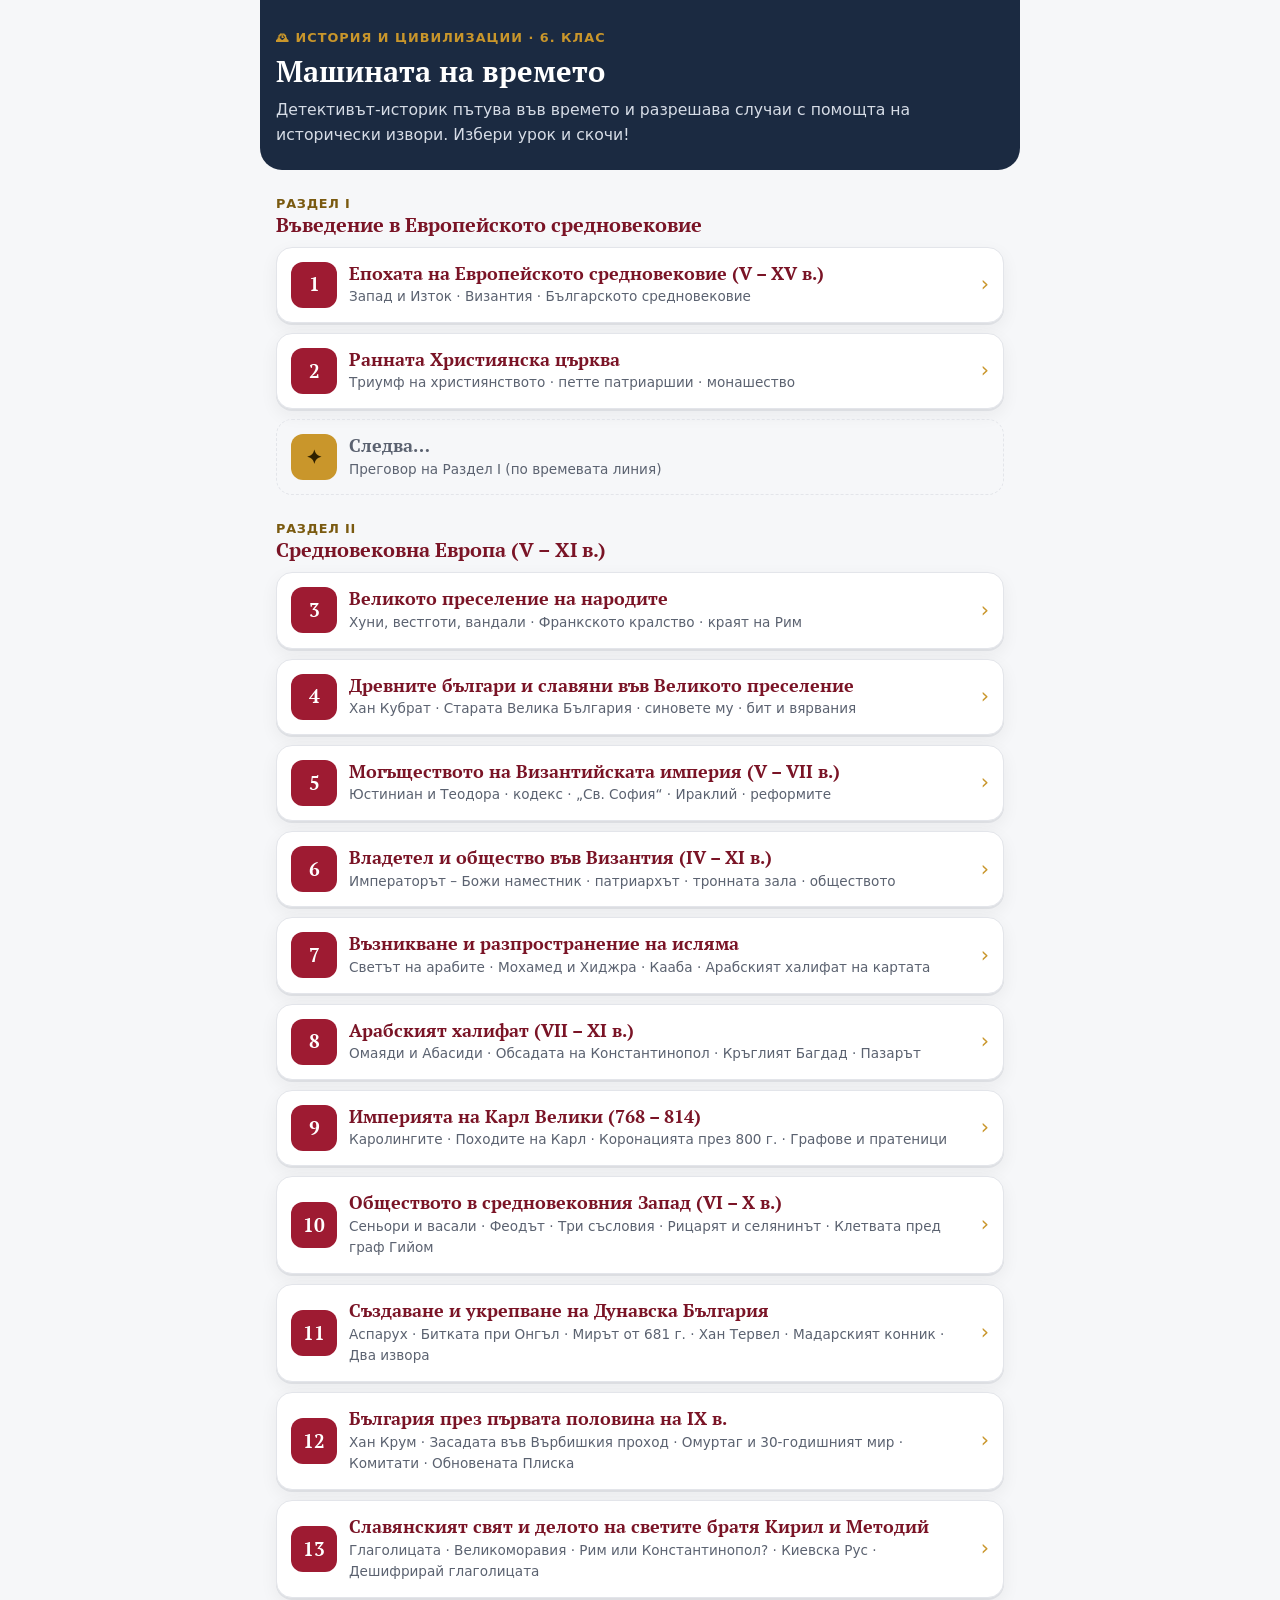
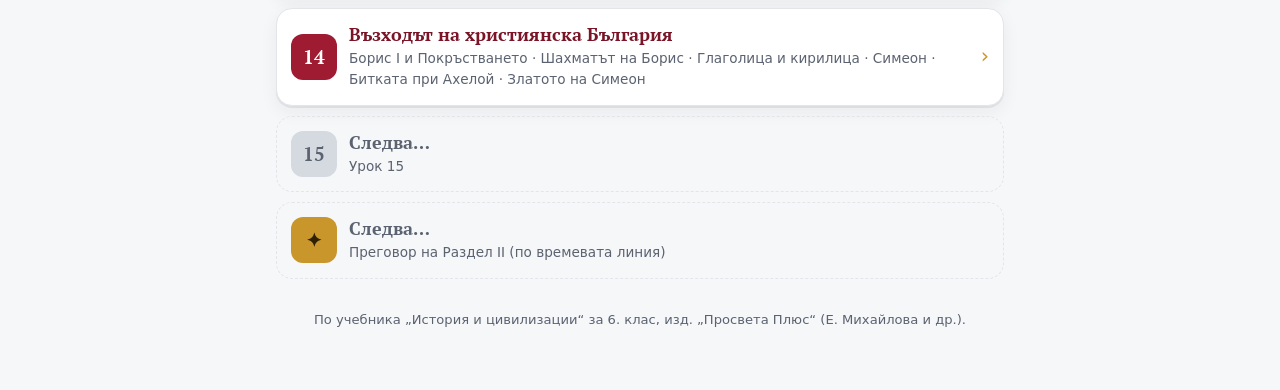
<file: index.html>
<!DOCTYPE html>
<html lang="bg">
<head>
<meta charset="utf-8">
<meta name="viewport" content="width=device-width, initial-scale=1, viewport-fit=cover">
<meta name="robots" content="noindex, nofollow">
<meta name="theme-color" content="#9E1B32">
<link rel="icon" href="favicon.svg" type="image/svg+xml">
<link rel="icon" href="favicon.ico" sizes="any">
<link rel="apple-touch-icon" href="apple-touch-icon.png">
<link rel="manifest" href="site.webmanifest">
<title>История 6. клас · Машината на времето</title>
<link rel="preconnect" href="https://fonts.googleapis.com">
<link rel="preconnect" href="https://fonts.gstatic.com" crossorigin>
<link href="https://fonts.googleapis.com/css2?family=PT+Serif:wght@700&display=swap&subset=cyrillic" rel="stylesheet">
<style>
:root{
  --red:#9E1B32; --red-2:#7A1426; --red-soft:#FBE9EC;
  --navy:#1B2A41;
  --gold:#C9962B; --gold-soft:#FFF4DA; --gold-ink:#7A5A10;
  --paper:#F6F7F9; --card:#FFFFFF;
  --ink:#1D1F24; --muted:#5B6270; --line:#E3E5EA;
  --r:16px; --shadow:0 2px 0 rgba(27,42,65,.08), 0 6px 18px rgba(29,31,36,.06);
  --head:"PT Serif", Georgia, "Times New Roman", serif;
  --body:system-ui, "Roboto", "Segoe UI", Arial, sans-serif;
}
*{box-sizing:border-box}
body{margin:0;background:var(--paper);color:var(--ink);font:18px/1.6 var(--body);overflow-x:hidden}
.wrap{max-width:760px;margin:0 auto;padding:0 16px 60px}
.hero{background:var(--navy);color:#fff;padding:28px 16px 22px;margin:0 -16px 8px;border-radius:0 0 22px 22px}
.hero-in{max-width:760px;margin:0 auto}
.kicker{font-weight:700;color:var(--gold);letter-spacing:.08em;text-transform:uppercase;font-size:.8rem}
h1{font-family:var(--head);font-size:1.8rem;line-height:1.2;margin:.2em 0 .3em}
.hero p{color:#D6DCE6;margin:0;font-size:.98rem}
h2{font-family:var(--head);color:var(--red-2);font-size:1.25rem;line-height:1.25;margin:26px 0 10px}
h2 small{display:block;font-family:var(--body);font-size:.8rem;color:var(--gold-ink);letter-spacing:.06em;text-transform:uppercase;font-weight:700}
.lesson{display:flex;align-items:center;gap:12px;background:var(--card);border:1px solid var(--line);border-radius:var(--r);padding:14px;margin:10px 0;box-shadow:var(--shadow);text-decoration:none;color:var(--ink);min-height:64px}
.lesson .n{flex:none;width:46px;height:46px;border-radius:12px;background:var(--red);color:#fff;font-family:var(--head);font-weight:700;font-size:1.2rem;display:flex;align-items:center;justify-content:center}
.lesson b{display:block;font-family:var(--head);color:var(--red-2);line-height:1.25}
.lesson small{display:block;color:var(--muted);font-size:.85rem;margin-top:2px}
.lesson .go{margin-left:auto;color:var(--gold);font-size:1.3rem}
.lesson.soon{background:transparent;border-style:dashed;box-shadow:none;color:var(--muted)}
.lesson.soon .n{background:#D5D9E0;color:var(--muted)}
.lesson.soon b{color:var(--muted)}
.lesson.pregovor .n{background:var(--gold);color:#2E2000}
footer{margin-top:30px;font-size:.82rem;color:var(--muted);text-align:center}
</style>
</head>
<body>
<main class="wrap">
  <header class="hero"><div class="hero-in">
    <div class="kicker">🕰 История и цивилизации · 6. клас</div>
    <h1>Машината на времето</h1>
    <p>Детективът-историк пътува във времето и разрешава случаи с помощта на исторически извори. Избери урок и скочи!</p>
  </div></header>

  <h2><small>Раздел I</small>Въведение в Европейското средновековие</h2>
  <a class="lesson" href="istoriya-6-urok-01-epohata-na-srednovekovieto.html">
    <span class="n">1</span>
    <span><b>Епохата на Европейското средновековие (V – XV в.)</b><small>Запад и Изток · Византия · Българското средновековие</small></span>
    <span class="go">›</span>
  </a>
  <a class="lesson" href="istoriya-6-urok-02-rannata-hristiyanska-tsarkva.html">
    <span class="n">2</span>
    <span><b>Ранната Християнска църква</b><small>Триумф на християнството · петте патриаршии · монашество</small></span>
    <span class="go">›</span>
  </a>
  <div class="lesson soon pregovor">
    <span class="n">✦</span>
    <span><b>Следва…</b><small>Преговор на Раздел I (по времевата линия)</small></span>
  </div>

  <h2><small>Раздел II</small>Средновековна Европа (V – XI в.)</h2>
  <a class="lesson" href="istoriya-6-urok-03-velikoto-preselenie-na-narodite.html">
    <span class="n">3</span>
    <span><b>Великото преселение на народите</b><small>Хуни, вестготи, вандали · Франкското кралство · краят на Рим</small></span>
    <span class="go">›</span>
  </a>
  <a class="lesson" href="istoriya-6-urok-04-drevnite-balgari-i-slavyani.html">
    <span class="n">4</span>
    <span><b>Древните българи и славяни във Великото преселение</b><small>Хан Кубрат · Старата Велика България · синовете му · бит и вярвания</small></span>
    <span class="go">›</span>
  </a>
  <a class="lesson" href="istoriya-6-urok-05-mogushtestvoto-na-vizantiyskata-imperiya.html">
    <span class="n">5</span>
    <span><b>Могъществото на Византийската империя (V – VII в.)</b><small>Юстиниан и Теодора · кодекс · „Св. София“ · Ираклий · реформите</small></span>
    <span class="go">›</span>
  </a>
  <a class="lesson" href="istoriya-6-urok-06-vladetel-i-obshtestvo-vav-vizantiya.html">
    <span class="n">6</span>
    <span><b>Владетел и общество във Византия (IV – XI в.)</b><small>Императорът – Божи наместник · патриархът · тронната зала · обществото</small></span>
    <span class="go">›</span>
  </a>
  <a class="lesson" href="istoriya-6-urok-07-vaznikvane-i-razprostranenie-na-islyama.html">
    <span class="n">7</span>
    <span><b>Възникване и разпространение на исляма</b><small>Светът на арабите · Мохамед и Хиджра · Кааба · Арабският халифат на картата</small></span>
    <span class="go">›</span>
  </a>
  <a class="lesson" href="istoriya-6-urok-08-arabskiyat-halifat.html">
    <span class="n">8</span>
    <span><b>Арабският халифат (VII – XI в.)</b><small>Омаяди и Абасиди · Обсадата на Константинопол · Кръглият Багдад · Пазарът</small></span>
    <span class="go">›</span>
  </a>
  <a class="lesson" href="istoriya-6-urok-09-imperiyata-na-karl-veliki.html">
    <span class="n">9</span>
    <span><b>Империята на Карл Велики (768 – 814)</b><small>Каролингите · Походите на Карл · Коронацията през 800 г. · Графове и пратеници</small></span>
    <span class="go">›</span>
  </a>
  <a class="lesson" href="istoriya-6-urok-10-obshtestvoto-v-srednovekovniya-zapad.html">
    <span class="n">10</span>
    <span><b>Обществото в средновековния Запад (VI – X в.)</b><small>Сеньори и васали · Феодът · Три съсловия · Рицарят и селянинът · Клетвата пред граф Гийом</small></span>
    <span class="go">›</span>
  </a>
  <a class="lesson" href="istoriya-6-urok-11-dunavska-balgariya.html">
    <span class="n">11</span>
    <span><b>Създаване и укрепване на Дунавска България</b><small>Аспарух · Битката при Онгъл · Мирът от 681 г. · Хан Тервел · Мадарският конник · Два извора</small></span>
    <span class="go">›</span>
  </a>
  <a class="lesson" href="istoriya-6-urok-12-balgariya-prez-purvata-polovina-na-ix-v.html">
    <span class="n">12</span>
    <span><b>България през първата половина на IX в.</b><small>Хан Крум · Засадата във Върбишкия проход · Омуртаг и 30-годишният мир · Комитати · Обновената Плиска</small></span>
    <span class="go">›</span>
  </a>
  <a class="lesson" href="istoriya-6-urok-13-slavyanskiyat-svyat-kiril-i-metodiy.html">
    <span class="n">13</span>
    <span><b>Славянският свят и делото на светите братя Кирил и Методий</b><small>Глаголицата · Великоморавия · Рим или Константинопол? · Киевска Рус · Дешифрирай глаголицата</small></span>
    <span class="go">›</span>
  </a>
  <a class="lesson" href="istoriya-6-urok-14-vazhodat-na-hristiyanska-balgariya.html">
    <span class="n">14</span>
    <span><b>Възходът на християнска България</b><small>Борис I и Покръстването · Шахматът на Борис · Глаголица и кирилица · Симеон · Битката при Ахелой · Златото на Симеон</small></span>
    <span class="go">›</span>
  </a>
  <div class="lesson soon">
    <span class="n">15</span>
    <span><b>Следва…</b><small>Урок 15</small></span>
  </div>
  <div class="lesson soon pregovor">
    <span class="n">✦</span>
    <span><b>Следва…</b><small>Преговор на Раздел II (по времевата линия)</small></span>
  </div>

  <footer>По учебника „История и цивилизации“ за 6. клас, изд. „Просвета Плюс“ (Е. Михайлова и др.).</footer>
</main>
</body>
</html>
</file>
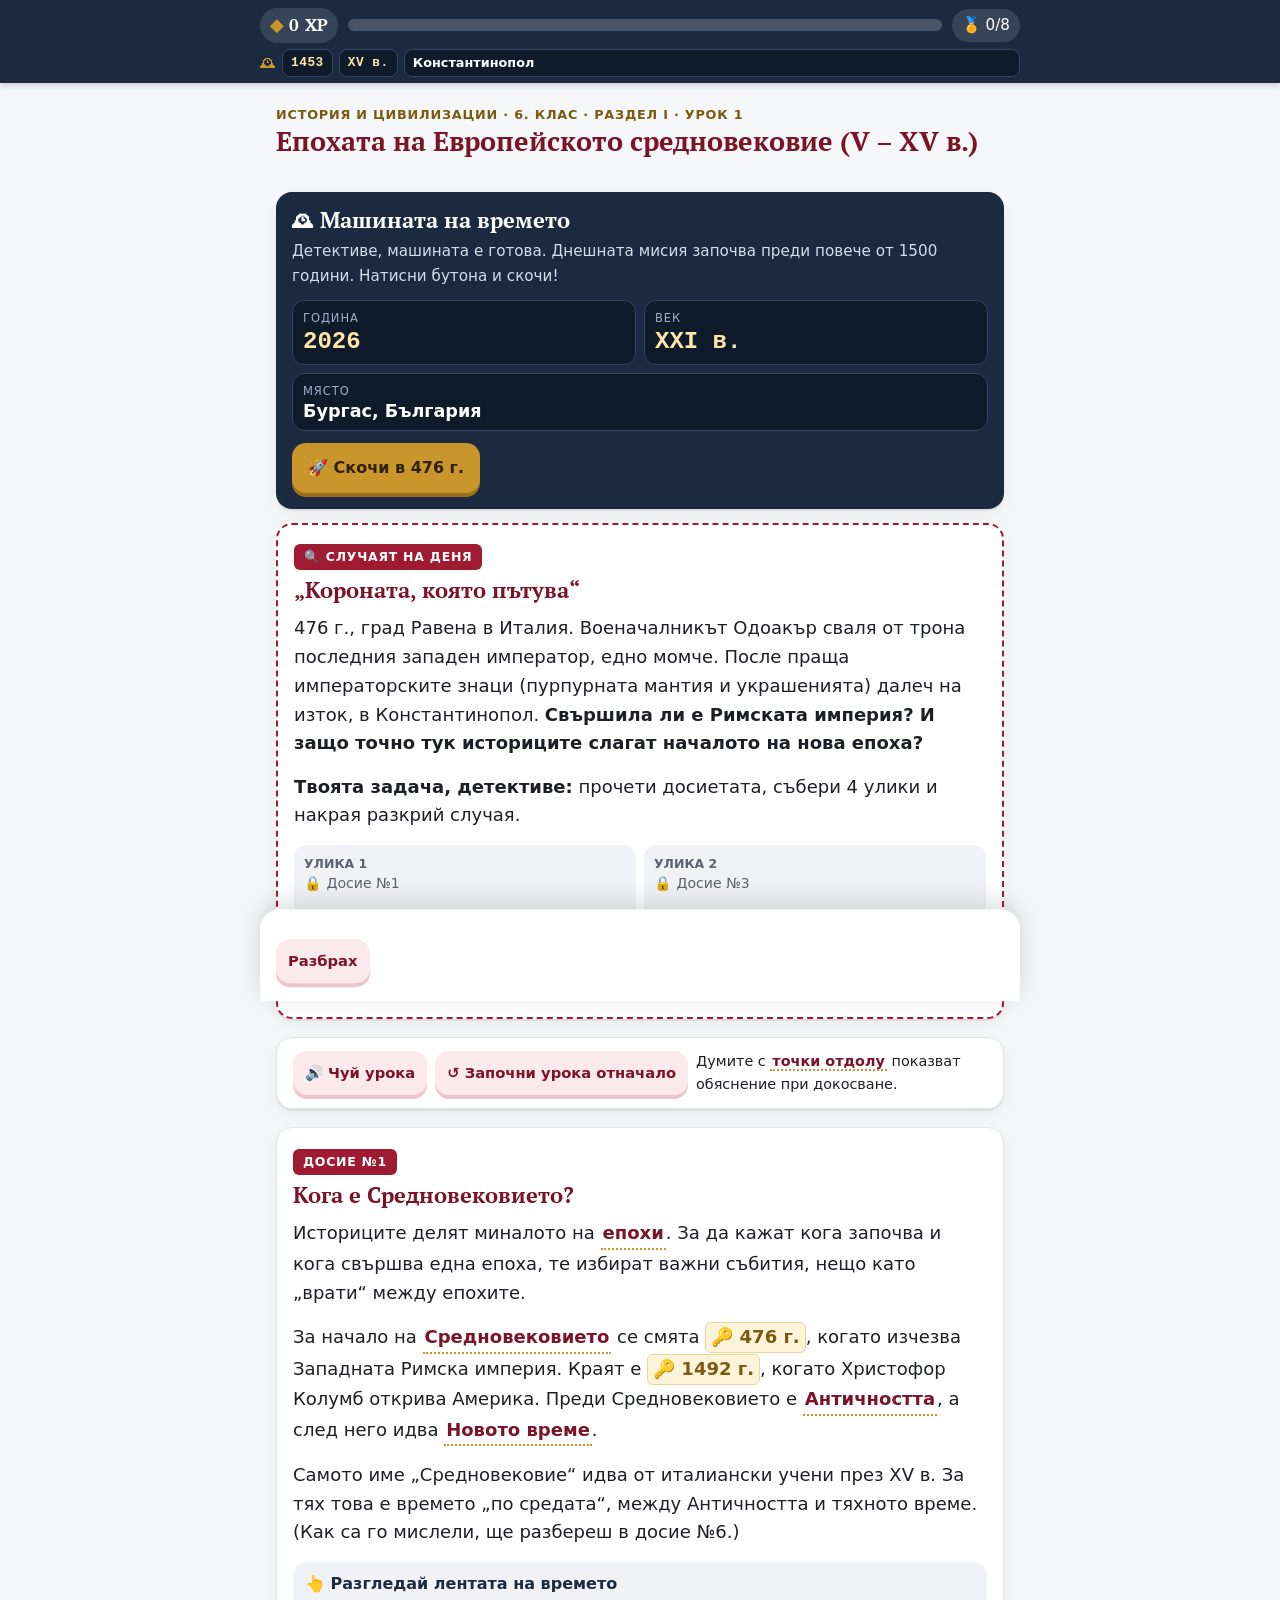
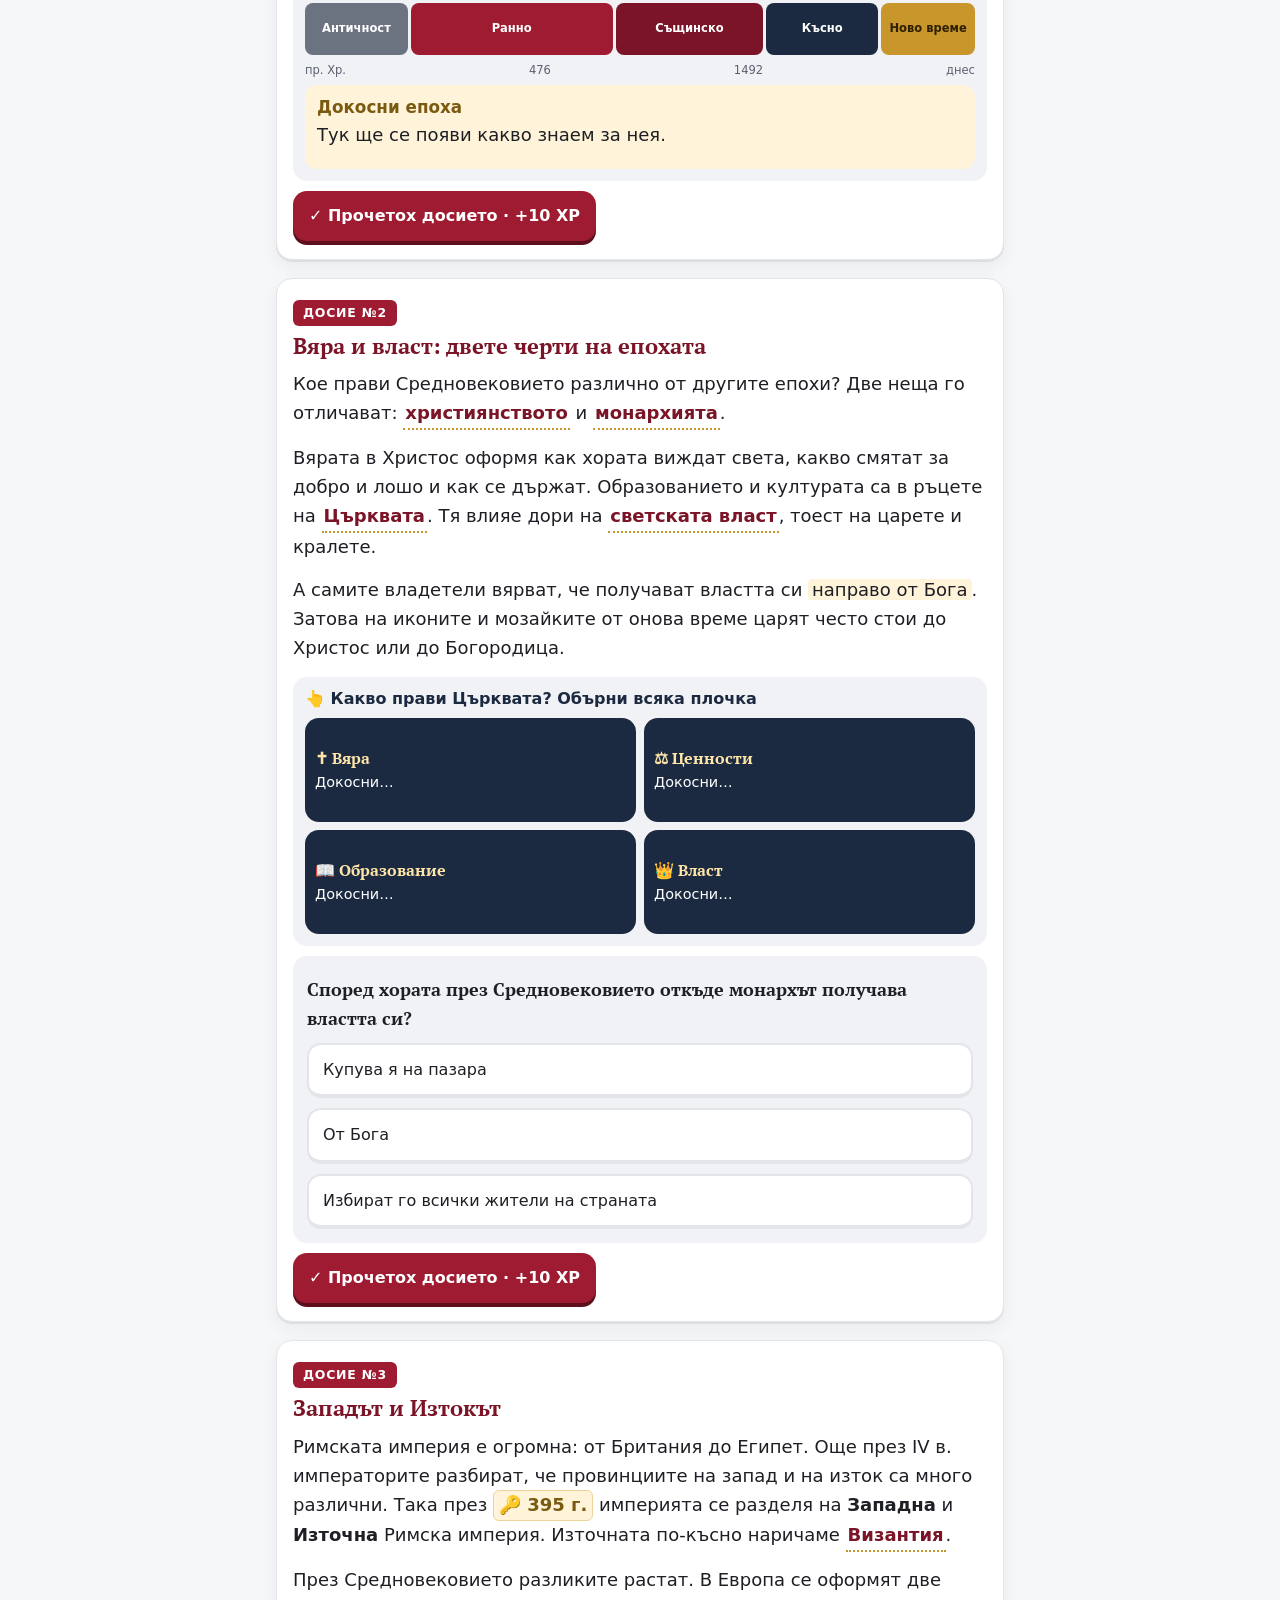
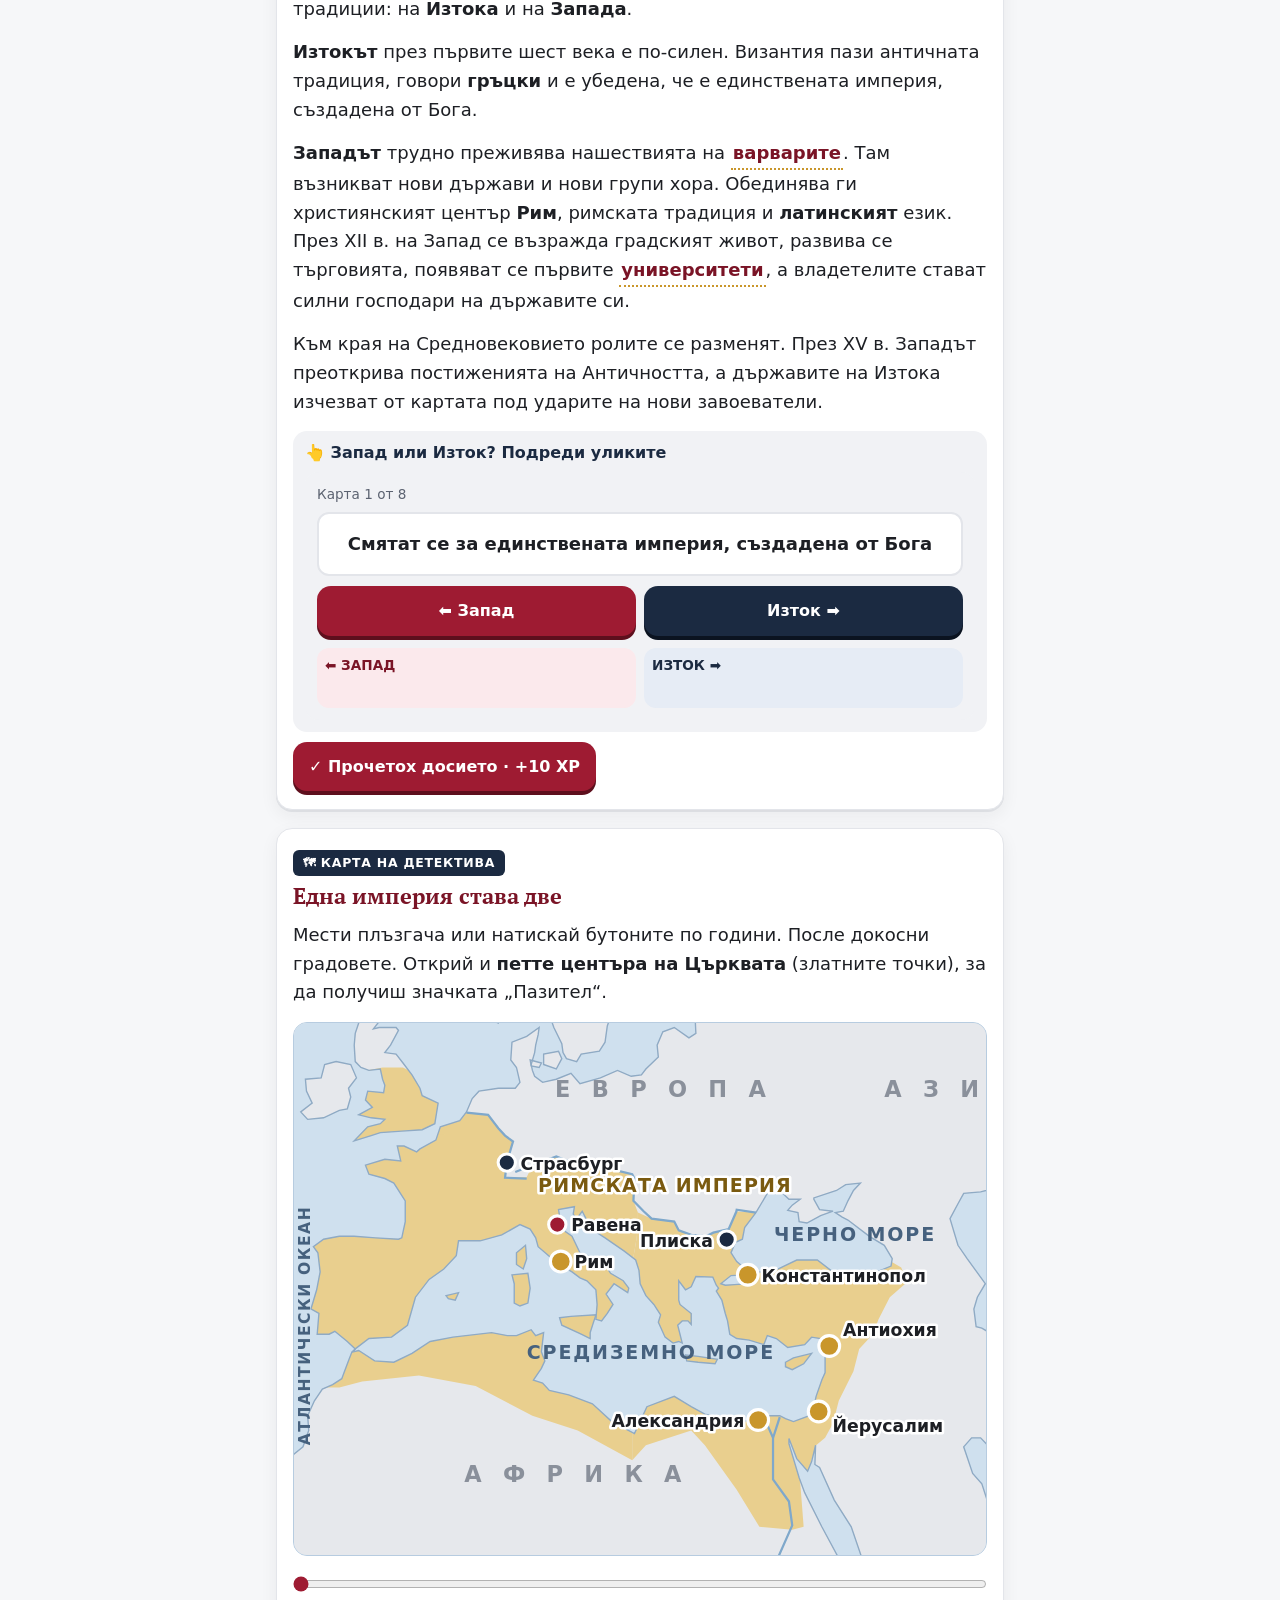
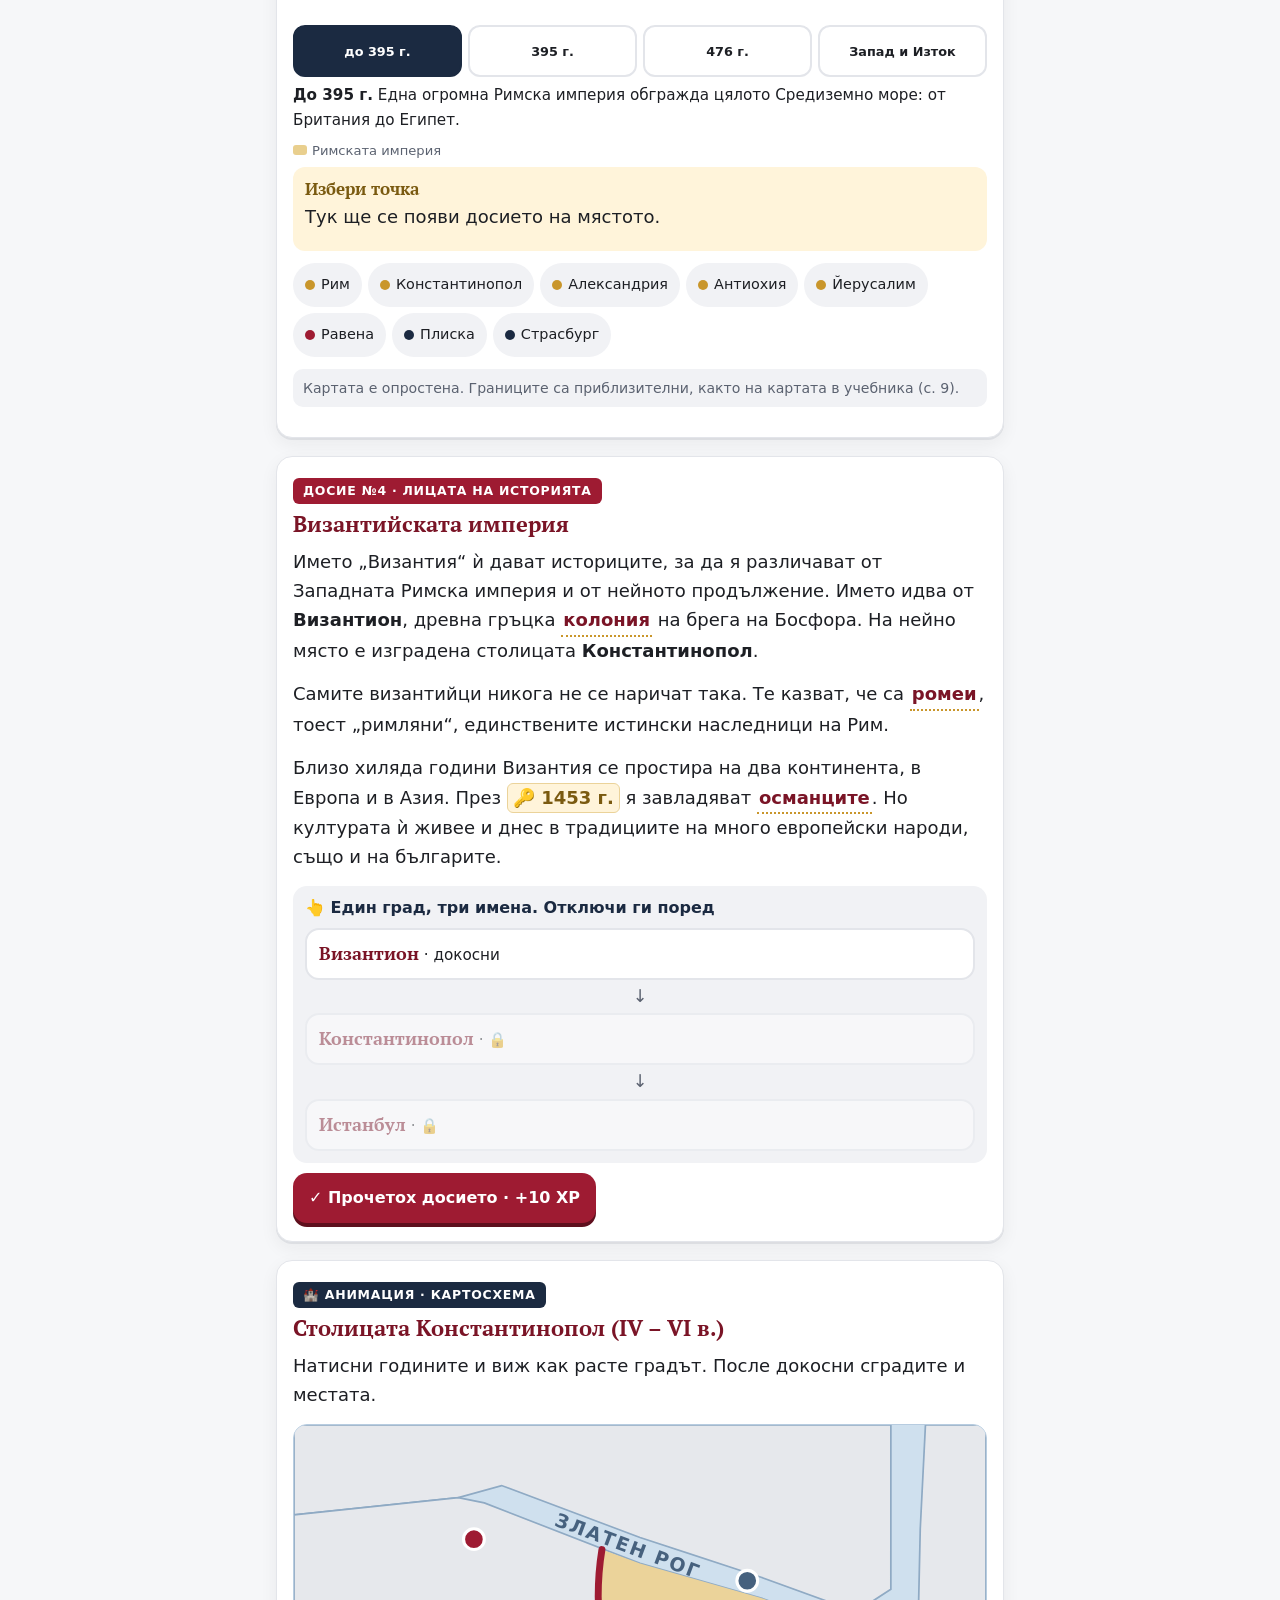
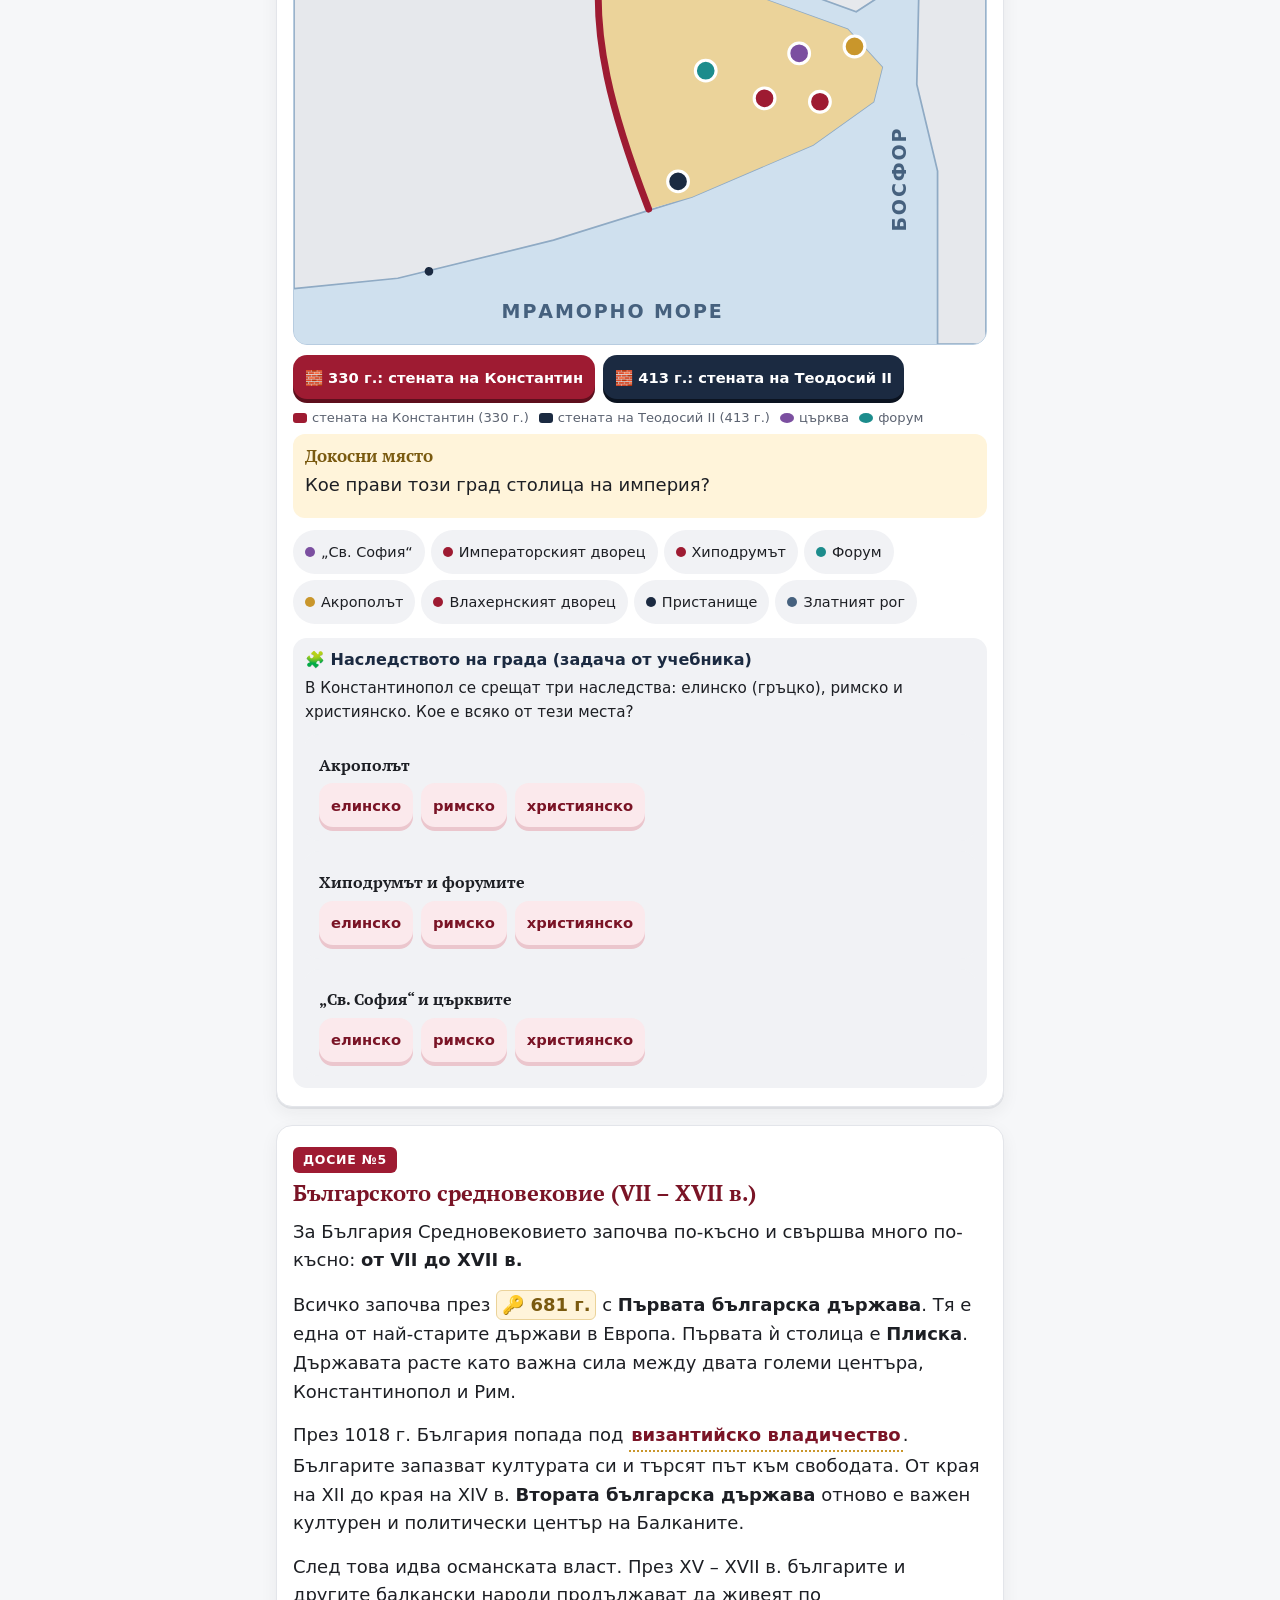
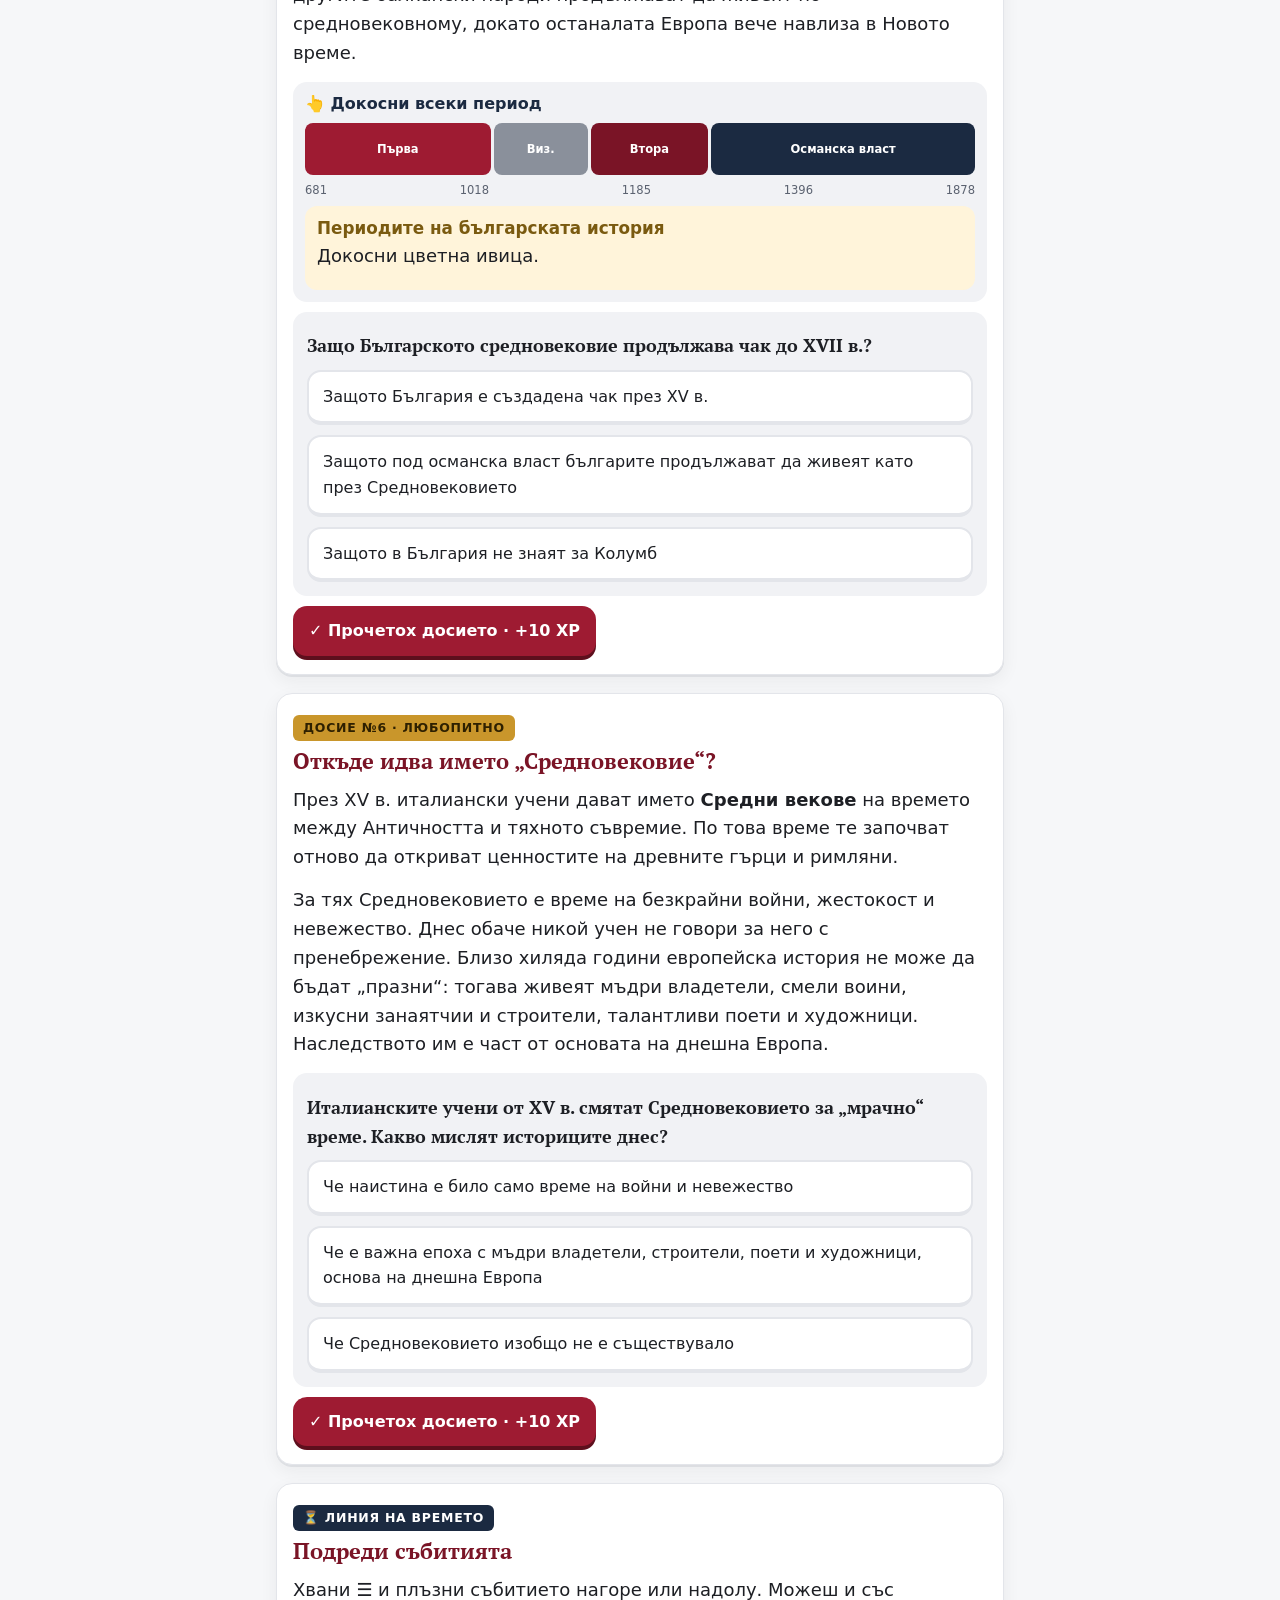
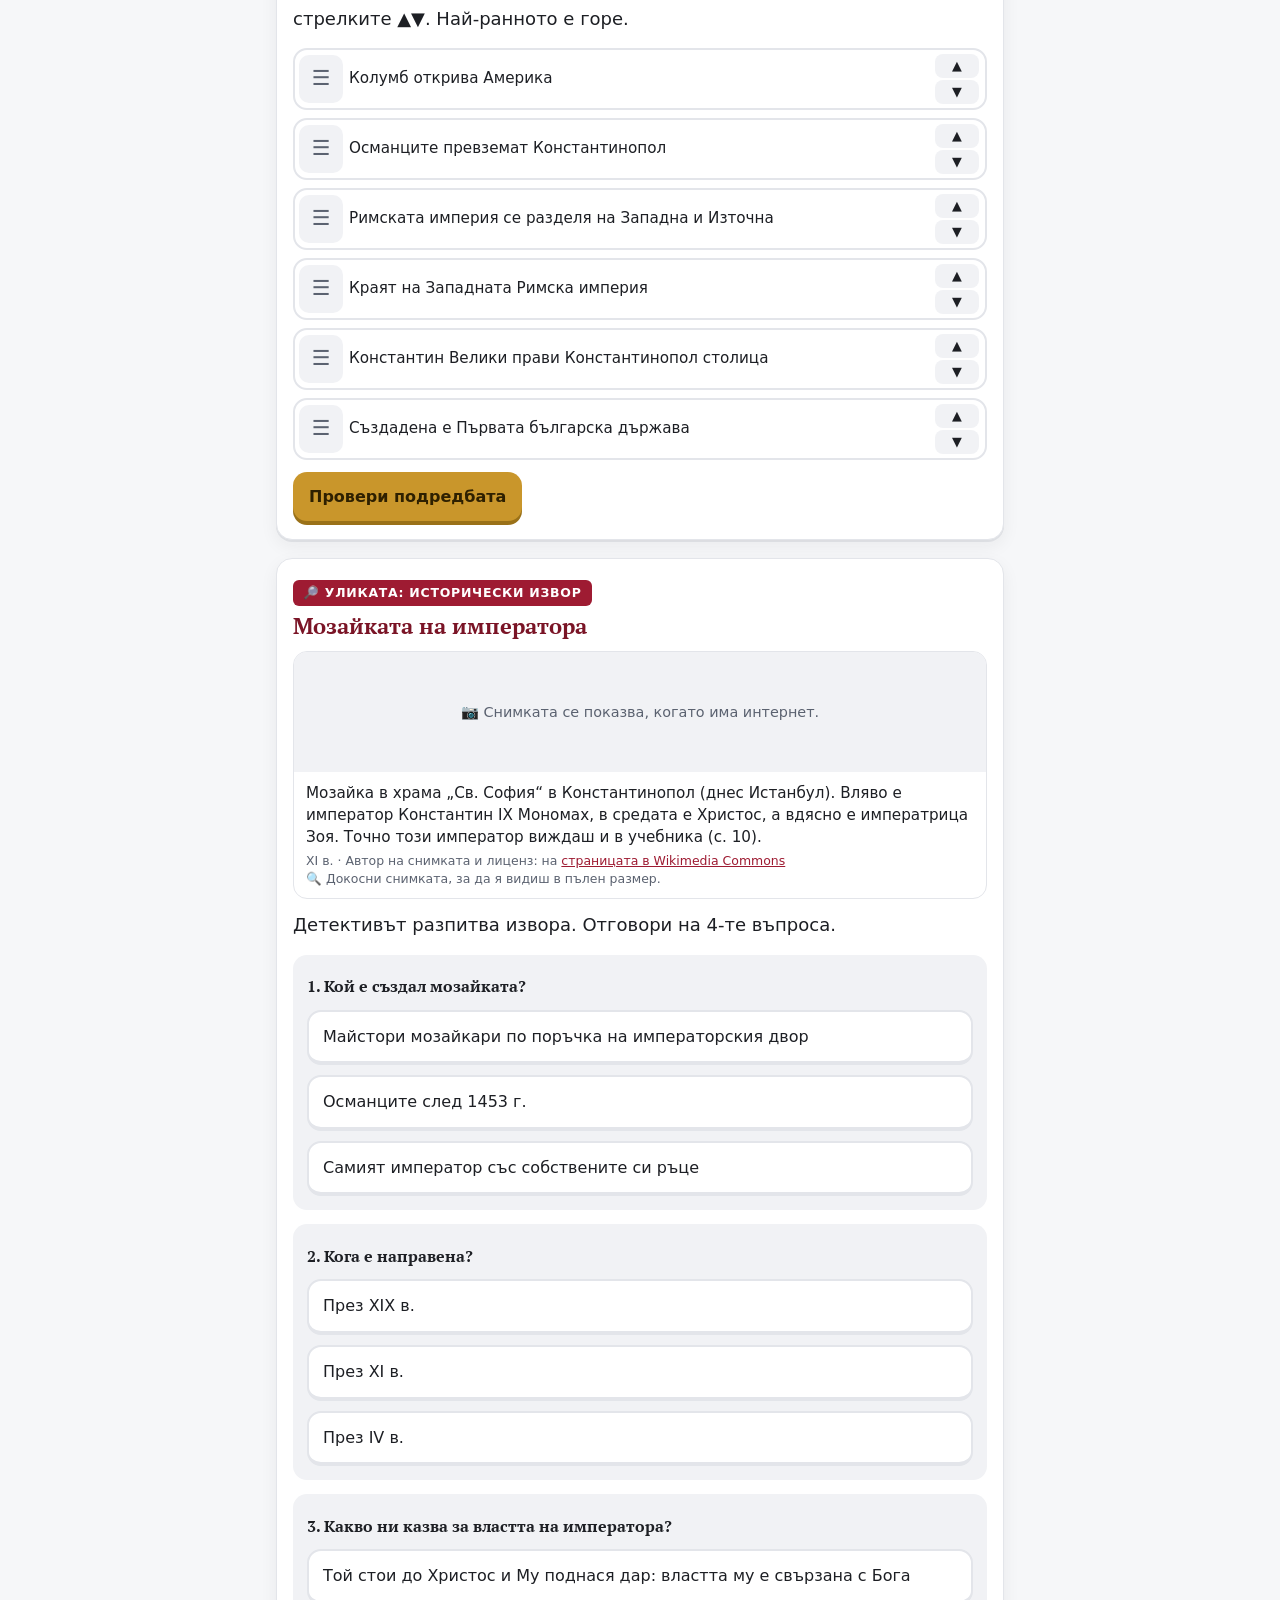
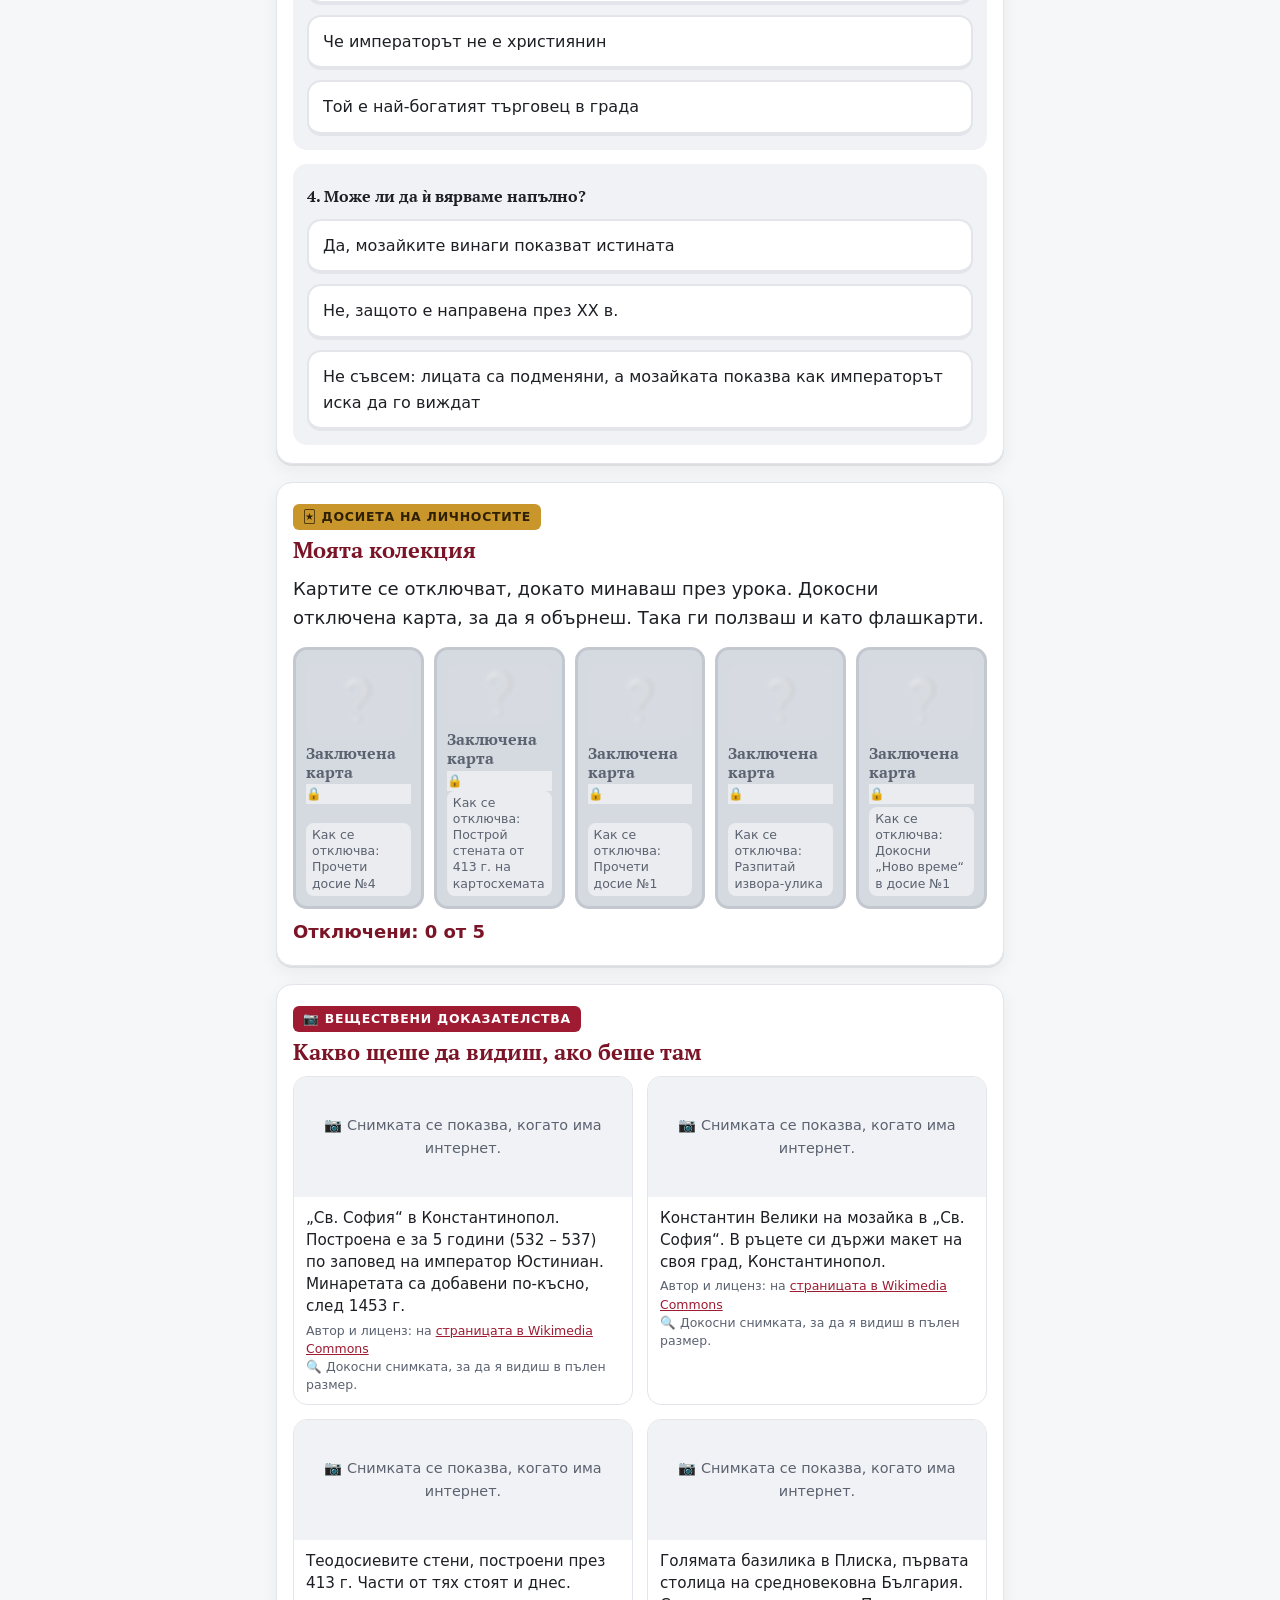
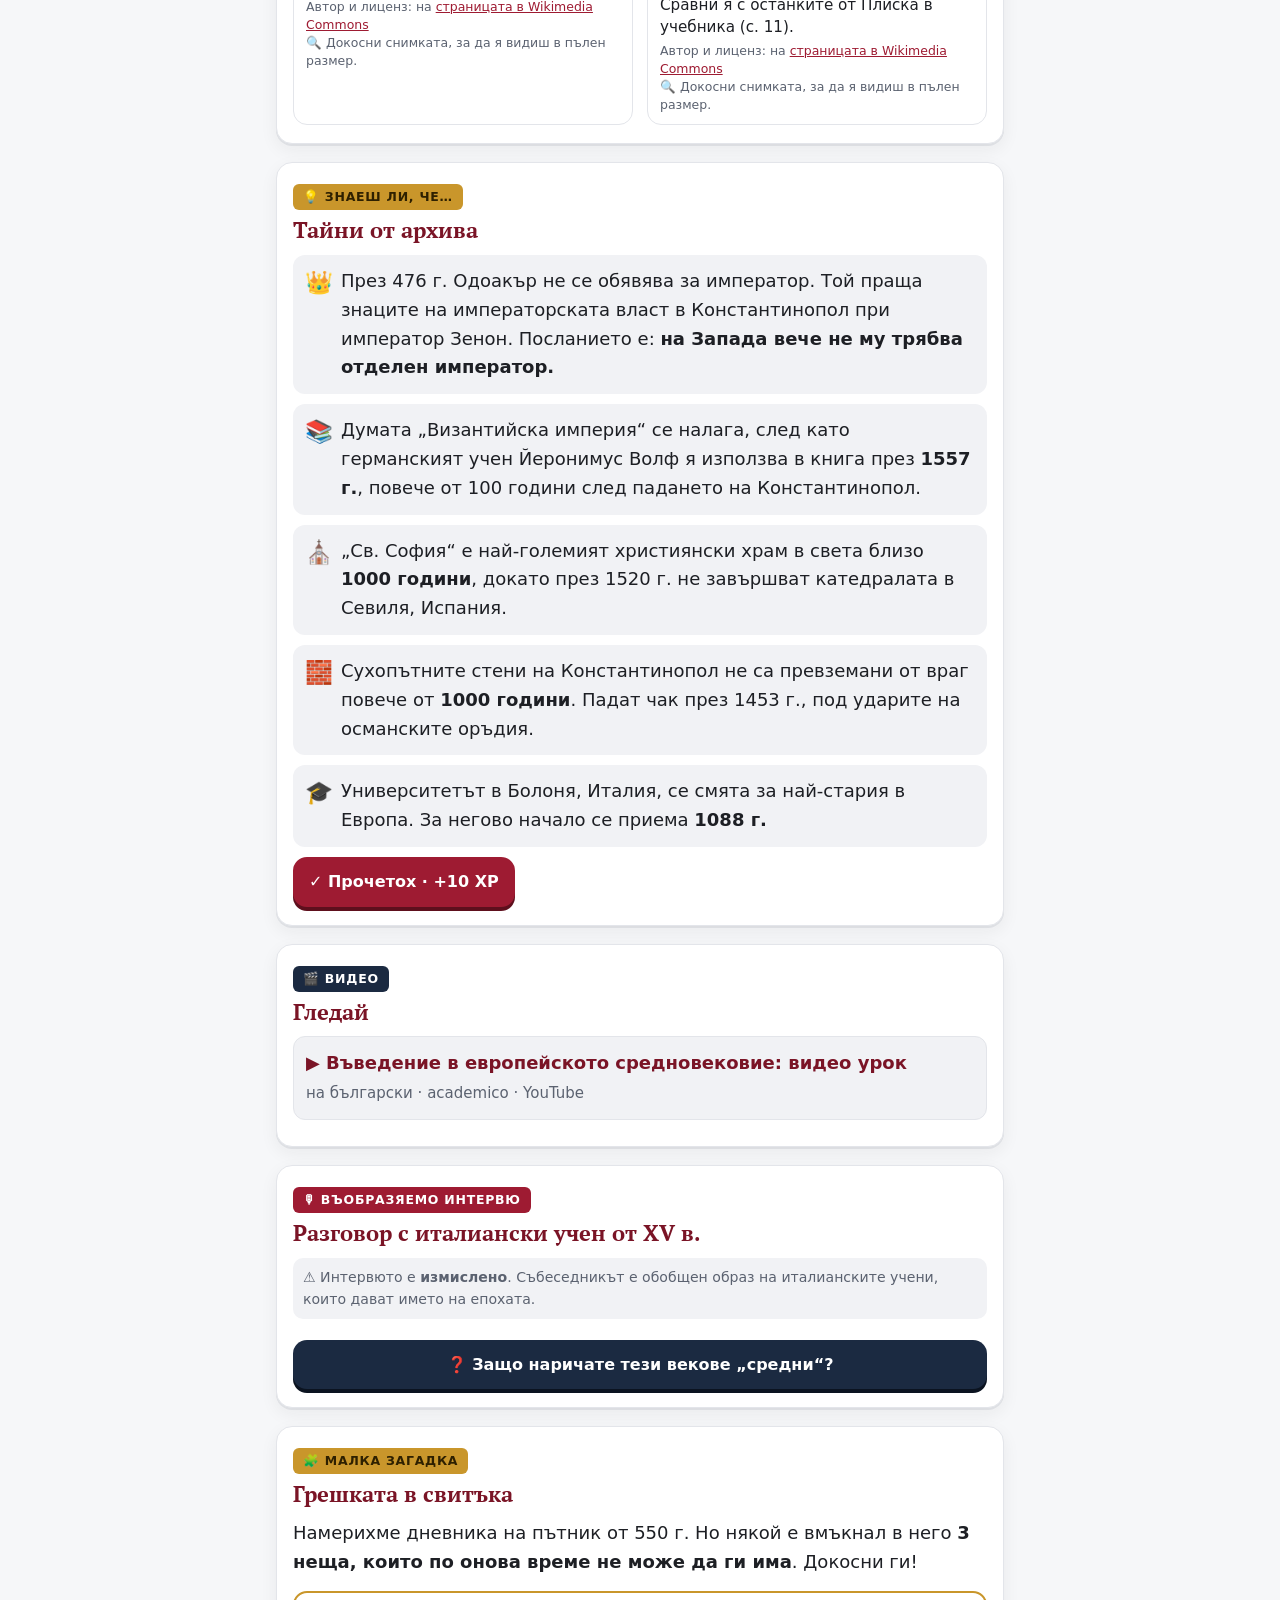
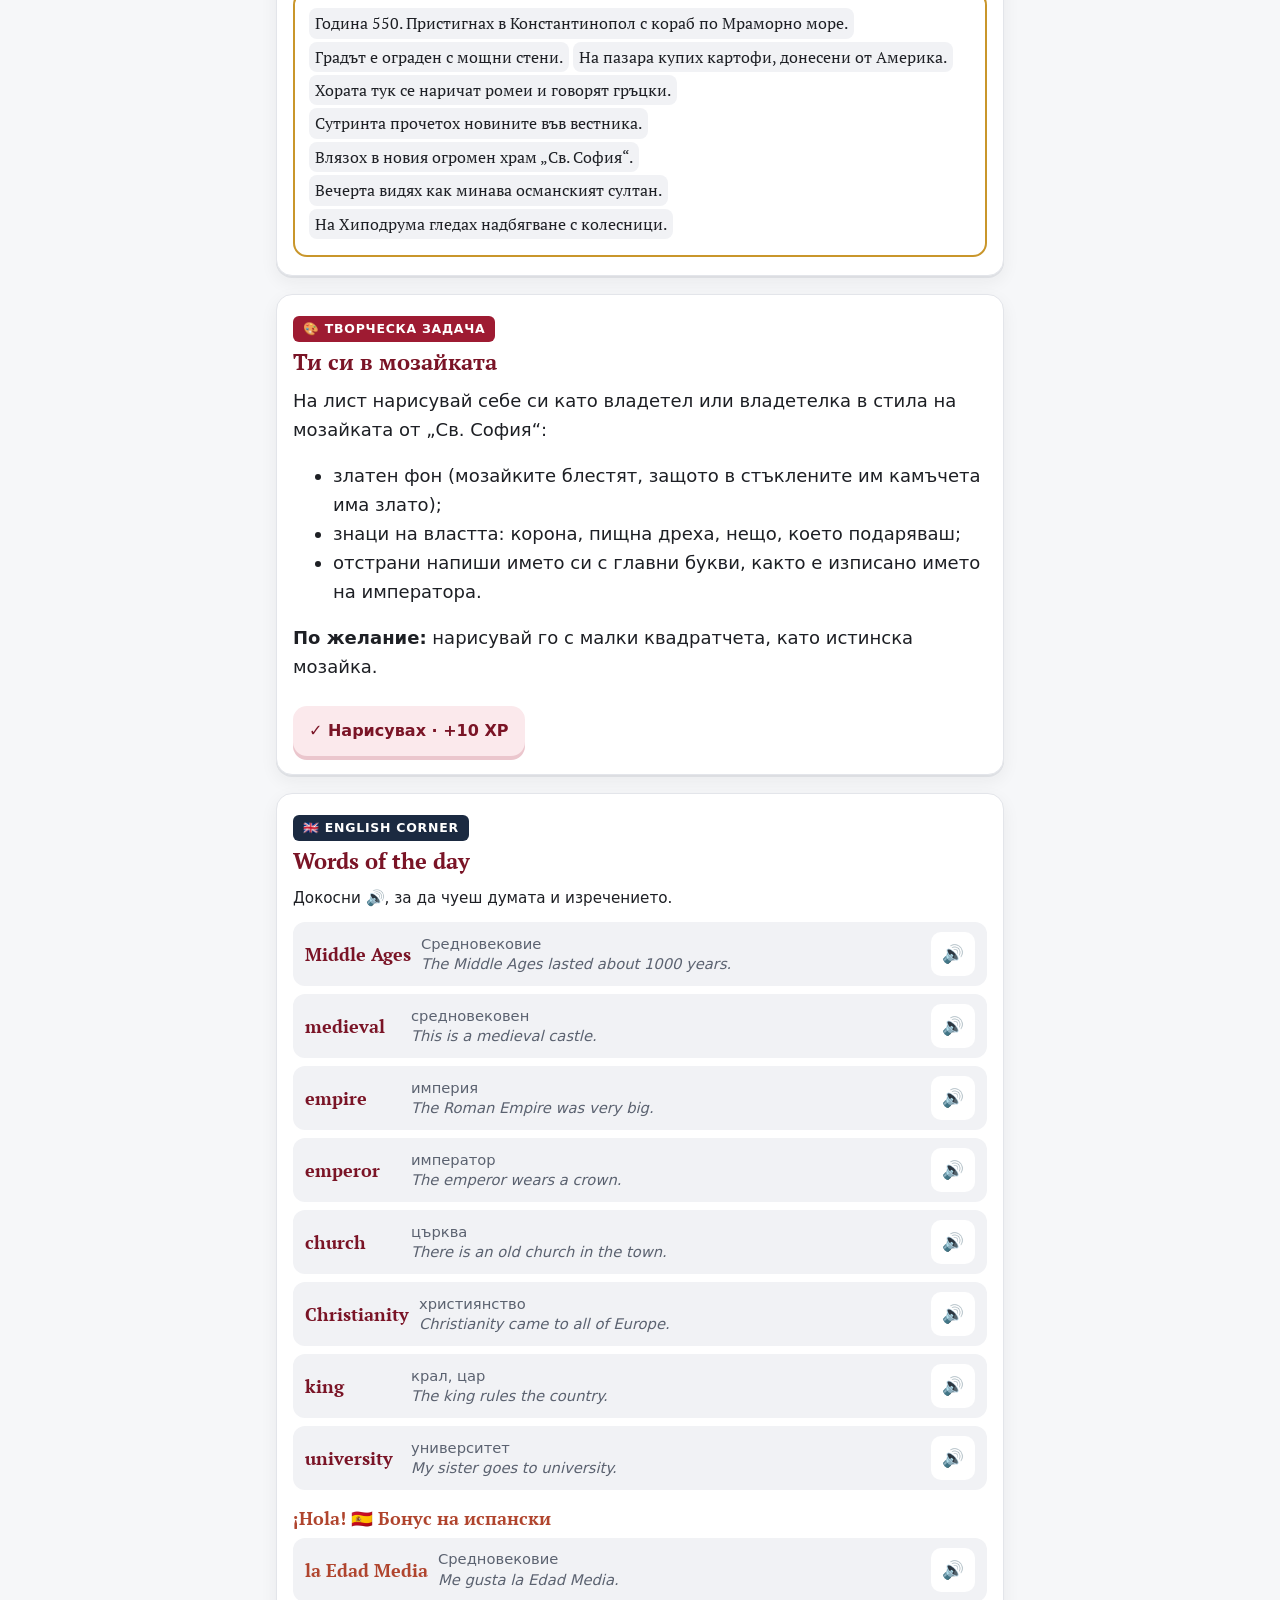
<file: istoriya-6-urok-01-epohata-na-srednovekovieto.html>
<!DOCTYPE html>
<html lang="bg">
<head>
<meta charset="utf-8">
<meta name="viewport" content="width=device-width, initial-scale=1, viewport-fit=cover">
<meta name="robots" content="noindex, nofollow">
<meta name="theme-color" content="#9E1B32">
<link rel="icon" href="favicon.svg" type="image/svg+xml">
<link rel="icon" href="favicon.ico" sizes="any">
<link rel="apple-touch-icon" href="apple-touch-icon.png">
<link rel="manifest" href="site.webmanifest">
<title>Урок 1 · Епохата на Европейското средновековие (V – XV в.)</title>
<link rel="preconnect" href="https://fonts.googleapis.com">
<link rel="preconnect" href="https://fonts.gstatic.com" crossorigin>
<link href="https://fonts.googleapis.com/css2?family=PT+Serif:wght@700&display=swap&subset=cyrillic" rel="stylesheet">
<style>
:root{
  --red:#9E1B32; --red-2:#7A1426; --red-soft:#FBE9EC;
  --navy:#1B2A41;
  --gold:#C9962B; --gold-soft:#FFF4DA; --gold-ink:#7A5A10;
  --paper:#F6F7F9; --card:#FFFFFF;
  --ink:#1D1F24; --muted:#5B6270; --line:#E3E5EA;
  --ok:#1E8E4E; --ok-soft:#E3F5EA;
  --bad:#D1491F; --bad-soft:#FDEBE3;
  --soft:#F1F2F5;
  --sea:#CFE0EE; --land:#E6E8EC; --west:#E3A1AC; --east:#9DB0CF; --unit:#E9CF8E;
  --r:16px; --shadow:0 2px 0 rgba(27,42,65,.08), 0 6px 18px rgba(29,31,36,.06);
  --head:"PT Serif", Georgia, "Times New Roman", serif;
  --body:system-ui, "Roboto", "Segoe UI", Arial, sans-serif;
}
*{box-sizing:border-box}
html{scroll-behavior:smooth;-webkit-text-size-adjust:100%}
body{margin:0;background:var(--paper);color:var(--ink);font:18px/1.6 var(--body);overflow-x:hidden}
h1,h2,h3{font-family:var(--head);line-height:1.2;margin:0 0 .5em;color:var(--red-2)}
h1{font-size:1.7rem}
h2{font-size:1.35rem}
h3{font-size:1.1rem}
p{margin:.5em 0 .8em}
a{color:var(--red)}
button{font:inherit;cursor:pointer;-webkit-tap-highlight-color:transparent}
img{max-width:100%}
.wrap{max-width:760px;margin:0 auto;padding:0 16px 120px}

/* ---------- Top bar + машината на времето ---------- */
.topbar{position:sticky;top:0;z-index:50;background:var(--navy);color:#fff;padding:8px 16px 6px;box-shadow:0 2px 8px rgba(0,0,0,.2)}
.topbar-in{max-width:760px;margin:0 auto;display:flex;align-items:center;gap:10px}
.xp{display:flex;align-items:center;gap:6px;font-family:var(--head);font-weight:700;font-size:1.05rem;background:rgba(255,255,255,.12);padding:4px 10px;border-radius:999px;white-space:nowrap}
.xp .gem{color:var(--gold)}
.xp.bump{animation:bump .5s}
@keyframes bump{30%{transform:scale(1.25)}}
.prog{flex:1;height:12px;background:rgba(255,255,255,.2);border-radius:999px;overflow:hidden}
.prog>i{display:block;height:100%;width:0;background:var(--gold);border-radius:999px;transition:width .6s}
.badgecount{font-size:.95rem;white-space:nowrap;background:rgba(255,255,255,.12);padding:4px 10px;border-radius:999px}
.tm{max-width:760px;margin:6px auto 0;display:flex;gap:6px;align-items:stretch;font-size:.8rem}
.tm .lbl{display:flex;align-items:center;color:var(--gold);font-size:1rem}
.tm .cell{background:#0F1A2B;border:1px solid #33455F;border-radius:8px;padding:2px 8px;overflow:hidden;display:flex;align-items:center;min-height:28px}
.tm .cell b{display:block;font-family:"Courier New",monospace;font-weight:700;color:#FFE6A8;letter-spacing:.04em;white-space:nowrap}
.tm .cell.place{flex:1;min-width:0}
.tm .cell.place b{overflow:hidden;text-overflow:ellipsis;font-family:var(--body);font-weight:600;letter-spacing:0;color:#fff}
.tm .cell b.roll{animation:roll .45s ease-out}
@keyframes roll{0%{transform:translateY(-110%);opacity:0}60%{transform:translateY(12%);opacity:1}100%{transform:translateY(0)}}
.toast{position:fixed;left:50%;top:92px;transform:translateX(-50%) translateY(-20px);opacity:0;background:var(--gold);color:#2E2000;font-family:var(--head);font-weight:700;padding:8px 16px;border-radius:999px;z-index:60;transition:.3s;pointer-events:none;box-shadow:var(--shadow);max-width:90vw;text-align:center}
.toast.show{opacity:1;transform:translateX(-50%) translateY(0)}

/* ---------- Hero ---------- */
.hero{padding:22px 0 6px}
.kicker{font-family:var(--body);font-weight:700;color:var(--gold-ink);letter-spacing:.06em;text-transform:uppercase;font-size:.8rem}
.board{background:var(--navy);color:#fff;border-radius:var(--r);padding:16px;margin:14px 0;box-shadow:var(--shadow)}
.board h2{color:#fff;margin-bottom:6px}
.board p{color:#D6DCE6;margin:.3em 0 .8em;font-size:.95rem}
.dials{display:grid;grid-template-columns:1fr 1fr;gap:8px;margin:10px 0 12px}
.dial{background:#0F1A2B;border:1px solid #33455F;border-radius:12px;padding:8px 10px;overflow:hidden}
.dial small{display:block;color:#9FB0C8;font-size:.72rem;text-transform:uppercase;letter-spacing:.08em}
.dial b{display:block;font-family:"Courier New",monospace;font-size:1.5rem;color:#FFE6A8;line-height:1.2}
.dial.wide{grid-column:1/-1}
.dial.wide b{font-family:var(--body);font-size:1.1rem;color:#fff}
.dial b.roll{animation:roll .45s ease-out}
.case{background:var(--card);border:2px dashed var(--red);border-radius:var(--r);padding:16px;margin:14px 0;box-shadow:var(--shadow)}
.clues{display:grid;grid-template-columns:1fr 1fr;gap:8px;margin-top:10px}
.clue{border-radius:12px;padding:10px;font-size:.88rem;line-height:1.4;background:var(--soft);color:var(--muted);min-height:74px}
.clue b{display:block;font-family:var(--body);color:var(--muted);font-size:.78rem;margin-bottom:2px}
.clue.on{background:var(--gold-soft);color:var(--ink);animation:pop .4s}
.clue.on b{color:var(--gold-ink)}
@keyframes pop{0%{transform:scale(.9)}60%{transform:scale(1.05)}}

/* ---------- Cards ---------- */
.card{background:var(--card);border-radius:var(--r);padding:18px 16px;margin:18px 0;box-shadow:var(--shadow);border:1px solid var(--line)}
.dossier-tag{display:inline-block;font-family:var(--body);font-weight:700;font-size:.78rem;color:#fff;background:var(--red);padding:3px 10px;border-radius:6px;margin-bottom:8px;letter-spacing:.06em}
.dossier-tag.navy{background:var(--navy)}
.dossier-tag.gold{background:var(--gold);color:#2E2000}
.row{display:flex;gap:8px;flex-wrap:wrap;align-items:center}
.btn{border:0;border-radius:14px;padding:12px 16px;min-height:48px;font-family:var(--body);font-weight:700;font-size:1rem;background:var(--red);color:#fff;box-shadow:0 4px 0 #5E0F1D;transition:transform .08s}
.btn:active{transform:translateY(3px);box-shadow:0 1px 0 #5E0F1D}
.btn.ghost{background:var(--red-soft);color:var(--red-2);box-shadow:0 4px 0 #EBC6CD}
.btn.gold{background:var(--gold);color:#2E2000;box-shadow:0 4px 0 #9A7118}
.btn.navy{background:var(--navy);box-shadow:0 4px 0 #0B1320}
.btn.done{background:var(--ok);box-shadow:0 4px 0 #146638}
.btn[disabled]{opacity:.6;cursor:default}
.btn.small{min-height:44px;padding:8px 12px;font-size:.92rem}
.readbtn{margin-top:10px}
.term{background:none;border:0;padding:0 2px;color:var(--red-2);font-weight:700;border-bottom:2px dotted var(--gold);font-size:inherit;line-height:inherit}
.hl{background:var(--gold-soft);padding:0 4px;border-radius:4px}
.key{display:inline-block;background:var(--gold-soft);color:var(--gold-ink);font-weight:700;border:1px solid #EBD39A;border-radius:6px;padding:0 5px;white-space:nowrap}
.task{background:var(--soft);border-radius:14px;padding:12px;margin-top:14px}
.task h3{font-size:1rem;margin-bottom:6px;color:var(--navy);font-family:var(--body)}
.note{font-size:.88rem;color:var(--muted);background:var(--soft);border-radius:10px;padding:8px 10px}

/* ribbons (епохи, периоди) */
.ribbon{display:flex;gap:3px;margin:10px 0 6px}
.ribbon button{border:0;border-radius:8px;min-height:52px;padding:4px 2px;font-size:.72rem;font-weight:700;color:#fff;line-height:1.15;position:relative;min-width:0;overflow:hidden}
.ribbon button.seen:after{content:"✓";position:absolute;top:1px;right:4px;font-size:.7rem}
.ribbon button.active{outline:3px solid var(--gold);outline-offset:1px}
.ribticks{display:flex;justify-content:space-between;font-size:.72rem;color:var(--muted);margin-bottom:6px}
.infobox{background:var(--gold-soft);border-radius:12px;padding:12px;min-height:84px;margin-top:6px}
.infobox h3{margin:0 0 4px;color:var(--gold-ink);font-size:1.05rem}
.infobox p{margin:0}

/* flip tiles */
.tiles{display:grid;grid-template-columns:1fr 1fr;gap:8px;margin-top:10px}
.tile{border:0;border-radius:14px;min-height:104px;padding:10px;text-align:left;background:var(--navy);color:#fff;font-size:.9rem;line-height:1.35}
.tile b{display:block;font-family:var(--head);font-size:1.02rem;margin-bottom:4px;color:#FFE6A8}
.tile.open{background:var(--gold-soft);color:var(--ink);animation:pop .35s}
.tile.open b{color:var(--gold-ink)}

/* sorter */
.sorter{background:var(--soft);border-radius:14px;padding:12px;margin-top:10px}
.sortcard{background:#fff;border:2px solid var(--line);border-radius:12px;padding:12px;min-height:64px;font-weight:600;text-align:center;display:flex;align-items:center;justify-content:center}
.sortbtns{display:grid;grid-template-columns:1fr 1fr;gap:8px;margin-top:10px}
.cols{display:grid;grid-template-columns:1fr 1fr;gap:8px;margin-top:12px}
.col{border-radius:12px;padding:8px;font-size:.82rem;line-height:1.35;min-height:60px}
.col h4{margin:0 0 4px;font-size:.85rem}
.col.w{background:var(--red-soft)}.col.w h4{color:var(--red-2)}
.col.e{background:#E6ECF5}.col.e h4{color:var(--navy)}
.col div{margin-bottom:4px}

/* names chain */
.chain{display:grid;gap:8px;margin-top:10px}
.chain button{border:2px solid var(--line);background:#fff;border-radius:14px;min-height:52px;text-align:left;padding:10px 12px;font-size:.95rem;color:var(--ink)}
.chain button b{font-family:var(--head);color:var(--red-2);font-size:1.1rem}
.chain button[disabled]{opacity:.45}
.chain button.open{border-color:var(--gold);background:var(--gold-soft);opacity:1}
.chain .arrow{text-align:center;color:var(--muted);font-size:1.1rem;line-height:1}

/* map */
.mapbox{background:var(--sea);border-radius:14px;overflow:hidden;border:1px solid #B7CCE0;touch-action:manipulation}
.mapbox svg{display:block;width:100%;height:auto}
.maplabel{font:700 11px var(--body);fill:#46617E;letter-spacing:.1em;pointer-events:none}
.regionlabel{font:800 11px var(--body);letter-spacing:.06em;paint-order:stroke;stroke:#fff;stroke-width:3px;stroke-linejoin:round;pointer-events:none}
.contlabel{font:700 13px var(--body);fill:#8A909B;letter-spacing:.3em;pointer-events:none}
.river{fill:none;stroke:#7FA8CB;stroke-width:1.3;pointer-events:none}
.coast{fill:none;stroke:#8FAAC4;stroke-width:.8;pointer-events:none}
.mk{cursor:pointer}
.mk .dot{stroke:#fff;stroke-width:1.8}
.mk .halo{fill:none;stroke-width:2.5;opacity:0}
.mk.active .halo{opacity:1;animation:ring 1.2s infinite}
@keyframes ring{0%{r:6;opacity:1}100%{r:18;opacity:0}}
.mk.seen .dot{stroke:var(--ink)}
.mk text{font:700 10px var(--body);fill:var(--ink);paint-order:stroke;stroke:#fff;stroke-width:3px;stroke-linejoin:round;pointer-events:none}
.chips{display:flex;flex-wrap:wrap;gap:6px;margin:12px 0}
.chip{border:0;border-radius:999px;padding:8px 12px;min-height:44px;font-size:.9rem;background:var(--soft);color:var(--ink);display:inline-flex;align-items:center;gap:6px}
.chip i{width:10px;height:10px;border-radius:50%;display:inline-block;flex:none}
.chip.seen{background:#E6ECF5}
.chip.active{background:var(--navy);color:#fff}
.legend{display:flex;flex-wrap:wrap;gap:10px;font-size:.82rem;color:var(--muted);margin-top:8px}
.legend span{display:inline-flex;align-items:center;gap:5px}
.legend i{width:14px;height:10px;border-radius:3px;display:inline-block}
.steps{display:grid;grid-template-columns:repeat(4,1fr);gap:6px;margin-top:10px}
.steps button{border:2px solid var(--line);background:#fff;border-radius:12px;min-height:52px;padding:4px;font-size:.8rem;font-weight:700;line-height:1.2;color:var(--ink)}
.steps button.active{border-color:var(--navy);background:var(--navy);color:#fff}
.steps button.seen:not(.active){border-color:var(--gold)}
input[type=range]{width:100%;height:44px;accent-color:var(--red);margin:6px 0 0}
.stepcap{font-size:.95rem;margin:6px 0 0;min-height:3em}
.divline{fill:none;stroke:var(--navy);stroke-width:2.6;stroke-linecap:round}
.divline.draw{animation:draw 1.4s ease-out forwards}
@keyframes draw{from{stroke-dashoffset:1}to{stroke-dashoffset:0}}
.wall{fill:none;stroke-linecap:round;stroke-linejoin:round}
.wall.w330{stroke:var(--red);stroke-width:4}
.wall.w413{stroke:var(--navy);stroke-width:5;stroke-dasharray:1;stroke-dashoffset:1}
.wall.w413.on{animation:draw 1.6s ease-out forwards}
.city{transition:opacity .6s}

/* timeline sorting */
.sortl{list-style:none;padding:0;margin:12px 0;display:grid;gap:8px;position:relative}
.sitem{display:flex;align-items:center;gap:6px;background:#fff;border:2px solid var(--line);border-radius:14px;padding:4px 6px 4px 4px;min-height:56px;position:relative;touch-action:pan-y;user-select:none;-webkit-user-select:none}
.sitem.dragging{z-index:5;box-shadow:0 10px 24px rgba(0,0,0,.18);border-color:var(--gold);transition:none}
.sitem .handle{flex:none;width:44px;height:48px;display:flex;align-items:center;justify-content:center;font-size:1.3rem;color:var(--muted);touch-action:none;cursor:grab;border-radius:10px;background:var(--soft)}
.sitem .txt{flex:1;font-size:.95rem;line-height:1.3}
.sitem .yr{display:none;font-weight:800;color:var(--gold-ink);margin-right:4px}
.sitem .mv{flex:none;display:flex;flex-direction:column;gap:2px}
.sitem .mv button{border:0;background:var(--soft);border-radius:8px;width:44px;height:24px;font-size:.8rem;color:var(--ink);padding:0}
.sitem.ok{border-color:var(--ok);background:var(--ok-soft)}
.sitem.bad{border-color:var(--bad);background:var(--bad-soft)}
.sitem .mark{flex:none;font-weight:800;width:18px;text-align:center}
.sorted .sitem .yr{display:inline}

/* quiz/options */
.stage{background:var(--soft);border-radius:14px;padding:14px;margin-top:10px}
.opts{display:grid;gap:10px;margin-top:10px}
.opt{border:2px solid var(--line);border-bottom-width:4px;background:#fff;border-radius:14px;padding:12px 14px;min-height:52px;text-align:left;font-size:1rem;color:var(--ink)}
.opt:active{transform:translateY(2px)}
.opt.right{border-color:var(--ok);background:var(--ok-soft)}
.opt.right:before{content:"✓ ";color:var(--ok);font-weight:800}
.opt.wrong{border-color:var(--bad);background:var(--bad-soft)}
.opt.wrong:before{content:"✗ ";color:var(--bad);font-weight:800}
.opt[disabled]{cursor:default}
.fb{border-radius:14px;padding:12px 14px;margin-top:12px;display:none}
.fb.ok{display:block;background:var(--ok-soft);border:2px solid var(--ok)}
.fb.bad{display:block;background:var(--bad-soft);border:2px solid var(--bad)}
.fb b{font-family:var(--body)}
.fb.ok b{color:#146638}.fb.bad b{color:#9C3312}
.fb.ok b:before{content:"✓ "}.fb.bad b:before{content:"✗ "}
.qhead{display:flex;justify-content:space-between;align-items:center;gap:8px;font-size:.9rem;color:var(--muted)}
.qprog{height:14px;background:#DDE1E7;border-radius:999px;overflow:hidden;margin:8px 0 12px}
.qprog i{display:block;height:100%;width:0;background:var(--ok);transition:width .4s}
.qtext{font-family:var(--head);font-weight:700;font-size:1.12rem;color:var(--ink);margin:.3em 0}
.path{display:flex;flex-direction:column;align-items:center;gap:6px;margin:14px 0}
.node{width:84px;height:84px;border-radius:50%;border:0;font-family:var(--head);font-weight:700;font-size:1.6rem;color:#fff;background:var(--red);box-shadow:0 6px 0 #5E0F1D;position:relative}
.node:nth-child(2){margin-left:90px}.node:nth-child(3){margin-right:90px}
.node[disabled]{background:#C3C7CF;box-shadow:0 6px 0 #9A9FA9;cursor:default}
.node.done{background:var(--gold);box-shadow:0 6px 0 #9A7118;color:#2E2000}
.node span{position:absolute;top:92px;left:50%;transform:translateX(-50%);white-space:nowrap;font-size:.8rem;color:var(--muted);font-weight:700;font-family:var(--body)}
.pathwrap{padding-bottom:26px}

/* source clue */
.qblock{margin-top:14px}
.qblock .qtext{font-size:1.02rem}

/* personality cards */
.pcards{display:grid;grid-template-columns:repeat(auto-fill,minmax(128px,1fr));gap:10px;margin-top:10px}
.pcard{perspective:900px;height:262px;border:0;padding:0;background:none;text-align:left}
.pcard-in{position:relative;width:100%;height:100%;transition:transform .5s;transform-style:preserve-3d}
.pcard.flip .pcard-in{transform:rotateY(180deg)}
.pface{position:absolute;inset:0;backface-visibility:hidden;-webkit-backface-visibility:hidden;border-radius:14px;padding:10px;overflow:hidden;display:flex;flex-direction:column}
.pfront{background:linear-gradient(160deg,var(--red) 0%,var(--red-2) 100%);color:#fff;border:3px solid var(--gold)}
.pfront .av{font-size:2.6rem;line-height:1;margin:4px 0 6px;height:74px;display:flex;align-items:center;justify-content:center;background:rgba(255,255,255,.12);border-radius:10px;overflow:hidden}
.pfront .av img{width:100%;height:100%;object-fit:cover;object-position:top}
.pfront b{font-family:var(--head);font-size:1rem;line-height:1.2}
.pfront small{color:#FFE6A8;font-size:.78rem;display:block;margin-top:2px}
.pfront .sp{margin-top:auto;font-size:.78rem;background:rgba(0,0,0,.2);border-radius:8px;padding:4px 6px;line-height:1.3}
.pback{overflow-y:auto;background:var(--gold-soft);color:var(--ink);transform:rotateY(180deg);font-size:.76rem;line-height:1.35;border:3px solid var(--gold)}
.pback b{font-family:var(--head);color:var(--red-2);font-size:.95rem;margin-bottom:4px}
.pcard.locked .pfront{background:#D5D9E0;color:var(--muted);border-color:#C3C7CF}
.pcard.locked .pfront .av{filter:grayscale(1) blur(2px);opacity:.5}
.pcard.locked .pfront small,.pcard.locked .pfront .sp{color:var(--muted);background:rgba(255,255,255,.5)}
.pcard.new .pfront{animation:pop .5s}

/* gallery */
.gallery{display:grid;gap:14px}
figure{margin:0;background:var(--card);border-radius:14px;overflow:hidden;border:1px solid var(--line)}
figure img{display:block;width:100%;height:auto;max-height:75vh;object-fit:contain;background:#E4E6EA;cursor:zoom-in}
.zoomhint{font-size:.78rem;color:var(--muted)}
figure .noimg{height:120px;display:flex;align-items:center;justify-content:center;color:var(--muted);font-size:.9rem;padding:12px;text-align:center;background:var(--soft)}
figcaption{padding:10px 12px;font-size:.95rem;line-height:1.45}
figcaption small{display:block;color:var(--muted);font-size:.78rem;margin-top:4px}

/* did you know */
.dyk{display:grid;gap:10px}
.dyk div{background:var(--soft);border-radius:12px;padding:12px 12px 12px 48px;position:relative}
.dyk div:before{content:attr(data-i);position:absolute;left:12px;top:10px;font-size:1.4rem}

/* links */
.linkcard{display:block;text-decoration:none;color:var(--ink);background:var(--soft);border-radius:12px;padding:12px;margin:8px 0;border:1px solid var(--line)}
.linkcard b{font-family:var(--body);color:var(--red-2);display:block}
.linkcard small{color:var(--muted)}

/* interview */
.chat{display:grid;gap:8px;margin-top:10px}
.bubble{border-radius:14px;padding:10px 12px;font-size:.95rem;line-height:1.45;max-width:92%}
.bubble.q{background:var(--navy);color:#fff;justify-self:end}
.bubble.a{background:var(--soft);justify-self:start}
.bubble.v{background:var(--gold-soft);justify-self:start;border:1px solid #EBD39A}
.bubble small{display:block;font-size:.72rem;opacity:.75;margin-bottom:2px;font-weight:700}
.qbtns{display:grid;gap:8px;margin-top:10px}

/* scroll puzzle */
.scroll{background:#fff;border:2px solid var(--gold);border-radius:14px;padding:14px;line-height:2.05;font-family:var(--head);font-size:1.02rem}
.frag{border:0;background:var(--soft);border-radius:8px;padding:3px 6px;font:inherit;line-height:1.5;color:var(--ink);margin:1px 0}
.frag.found{background:var(--bad-soft);color:#9C3312;text-decoration:line-through}
.frag.found:before{content:"✗ ";text-decoration:none;display:inline-block}
.frag.okay{background:var(--ok-soft)}
.frag.okay:before{content:"✓ ";display:inline-block}

/* vocab */
.vocab{display:grid;gap:8px}
.word{display:flex;align-items:center;gap:10px;background:var(--soft);border-radius:12px;padding:10px 12px}
.word .w{font-family:var(--head);font-weight:700;color:var(--red-2);min-width:96px}
.word .ex{font-size:.92rem;color:var(--muted);line-height:1.4}
.word button{margin-left:auto;flex:none;border:0;background:#fff;border-radius:10px;width:44px;height:44px;font-size:1.1rem}
.hola .word .w{color:#B0452E}
.etym{display:grid;gap:10px;margin-top:10px}
.ety{border:2px solid var(--line);border-radius:14px;background:#fff;padding:12px;text-align:left;color:var(--ink);font-size:.95rem;width:100%}
.ety .root{font-family:var(--head);font-weight:700;color:var(--red-2);font-size:1.08rem}
.ety .root small{font-family:var(--body);color:var(--muted);font-weight:400;font-size:.85rem}
.ety .tree{display:none;margin-top:8px}
.ety.open{border-color:var(--gold)}
.ety.open .tree{display:block}
.branches{display:flex;flex-wrap:wrap;gap:6px;margin:6px 0 4px;padding-left:12px;border-left:3px solid var(--gold)}
.branches span{background:var(--soft);border-radius:8px;padding:3px 8px;font-size:.88rem}
.ety p{margin:.3em 0 0;font-size:.88rem;color:var(--muted)}

/* reveal / badges */
.reveal{text-align:center;overflow:hidden}
.stamp{display:none;margin:12px auto;width:max-content;max-width:100%;border:4px solid var(--red);color:var(--red);font-family:var(--head);font-weight:700;font-size:1.5rem;padding:6px 18px;border-radius:10px;transform:rotate(-6deg);letter-spacing:.06em}
.stamp.show{display:block;animation:stamp .5s}
@keyframes stamp{0%{transform:rotate(-6deg) scale(2.2);opacity:0}100%{transform:rotate(-6deg) scale(1);opacity:1}}
.badges{display:grid;grid-template-columns:repeat(auto-fill,minmax(100px,1fr));gap:10px;margin-top:12px}
.badge{background:var(--soft);border-radius:14px;padding:10px 6px;text-align:center;font-size:.78rem;color:var(--muted);filter:grayscale(1);opacity:.6}
.badge .ic{font-size:2rem;display:block}
.badge.on{filter:none;opacity:1;background:var(--gold-soft);color:var(--ink);animation:pop .4s}
.badge b{display:block;font-size:.85rem}

/* flashcards */
.flash{perspective:900px;margin:12px 0}
.flash-in{position:relative;height:180px;transition:transform .5s;transform-style:preserve-3d;cursor:pointer}
.flash.flip .flash-in{transform:rotateY(180deg)}
.face{position:absolute;inset:0;backface-visibility:hidden;-webkit-backface-visibility:hidden;border-radius:16px;display:flex;align-items:center;justify-content:center;text-align:center;padding:16px}
.front{background:var(--navy);color:#fff;font-family:var(--head);font-weight:700;font-size:1.45rem}
.back{background:var(--gold-soft);color:var(--ink);transform:rotateY(180deg);font-size:1rem;line-height:1.45}

/* summary */
.sum li{margin-bottom:6px}
.keydates{display:flex;flex-wrap:wrap;gap:6px;margin:10px 0}
.keydates span{background:var(--gold-soft);border:1px solid #EBD39A;border-radius:10px;padding:4px 8px;font-size:.9rem}
.keydates b{color:var(--gold-ink)}
textarea.plain{width:100%;min-height:200px;font:15px/1.5 var(--body);border:1px solid var(--line);border-radius:12px;padding:10px;background:#fff;color:var(--ink)}

/* glossary sheet */
.sheet-bg{position:fixed;inset:0;background:rgba(29,31,36,.45);z-index:70;display:none}
.sheet{position:fixed;left:0;right:0;bottom:0;z-index:71;background:#fff;border-radius:20px 20px 0 0;padding:18px 16px calc(18px + env(safe-area-inset-bottom));transform:translateY(110%);transition:transform .25s;max-width:760px;margin:0 auto;box-shadow:0 -6px 24px rgba(0,0,0,.15)}
.sheet.open{transform:translateY(0)}
.sheet h3{margin-bottom:6px}

/* audio panel */
.audiobar{position:fixed;left:0;right:0;bottom:0;z-index:55;background:#fff;border-top:1px solid var(--line);padding:8px 16px calc(8px + env(safe-area-inset-bottom));display:none;box-shadow:0 -4px 16px rgba(0,0,0,.08)}
.audiobar.show{display:block}
.audiobar-in{max-width:760px;margin:0 auto;display:flex;gap:8px;align-items:center}
.audiobar .t{flex:1;min-width:0;font-size:.85rem;color:var(--muted);overflow:hidden;white-space:nowrap;text-overflow:ellipsis}
.audiobar select{font:inherit;font-size:.9rem;padding:6px;border-radius:10px;border:1px solid var(--line);background:#fff;min-height:44px}
.voicewarn{display:none;margin-top:8px}

details{background:var(--soft);border-radius:12px;padding:10px 12px;margin:10px 0}
summary{font-weight:700;color:var(--red-2);cursor:pointer;min-height:32px}
.src li{font-size:.88rem;margin-bottom:4px;word-break:break-word}
@media (min-width:600px){ .gallery{grid-template-columns:1fr 1fr} }
@media (max-width:370px){ .steps button{font-size:.72rem} .tm{font-size:.74rem} }
@media (prefers-reduced-motion:reduce){*{animation:none!important;transition:none!important}.wall.w413{stroke-dashoffset:0}}
</style>
</head>
<body>

<div class="topbar">
  <div class="topbar-in">
    <div class="xp" id="xpBox"><span class="gem">◆</span><span id="xp">0</span> XP</div>
    <div class="prog" aria-label="Напредък"><i id="progBar"></i></div>
    <div class="badgecount">🏅 <span id="bCount">0</span>/8</div>
  </div>
  <div class="tm" aria-live="polite" aria-label="Машината на времето">
    <span class="lbl">🕰</span>
    <span class="cell"><b id="tmY">2026</b></span>
    <span class="cell"><b id="tmC">XXI в.</b></span>
    <span class="cell place"><b id="tmP">Бургас</b></span>
  </div>
</div>
<div class="toast" id="toast"></div>

<main class="wrap">

<!-- ===== HERO ===== -->
<header class="hero">
  <div class="kicker">История и цивилизации · 6. клас · Раздел I · Урок 1</div>
  <h1>Епохата на Европейското средновековие (V – XV в.)</h1>
</header>

<section class="board" id="machine" data-tm="2026|XXI в.|Бургас">
  <h2>🕰 Машината на времето</h2>
  <p>Детективе, машината е готова. Днешната мисия започва преди повече от 1500 години. Натисни бутона и скочи!</p>
  <div class="dials">
    <div class="dial"><small>Година</small><b id="dY">2026</b></div>
    <div class="dial"><small>Век</small><b id="dC">XXI в.</b></div>
    <div class="dial wide"><small>Място</small><b id="dP">Бургас, България</b></div>
  </div>
  <button class="btn gold" id="jumpBtn">🚀 Скочи в 476 г.</button>
</section>

<section class="case" id="case">
  <div class="dossier-tag">🔍 СЛУЧАЯТ НА ДЕНЯ</div>
  <h2>„Короната, която пътува“</h2>
  <p>476 г., град Равена в Италия. Военачалникът Одоакър сваля от трона последния западен император, едно момче. После праща императорските знаци (пурпурната мантия и украшенията) далеч на изток, в Константинопол. <b>Свършила ли е Римската империя? И защо точно тук историците слагат началото на нова епоха?</b></p>
  <p><b>Твоята задача, детективе:</b> прочети досиетата, събери 4 улики и накрая разкрий случая.</p>
  <div class="clues" id="clues">
    <div class="clue" data-clue="1"><b>УЛИКА 1</b>🔒 Досие №1</div>
    <div class="clue" data-clue="2"><b>УЛИКА 2</b>🔒 Досие №3</div>
    <div class="clue" data-clue="3"><b>УЛИКА 3</b>🔒 Досие №4</div>
    <div class="clue" data-clue="4"><b>УЛИКА 4</b>🔒 „Знаеш ли, че…“</div>
  </div>
</section>

<div class="card" style="padding:12px 16px">
  <div class="row">
    <button class="btn ghost small" id="readAll">🔊 Чуй урока</button>
    <button class="btn ghost small" id="resetLesson">↺ Започни урока отначало</button>
    <span style="flex:1;min-width:160px;font-size:.9rem">Думите с <span class="term" style="pointer-events:none">точки отдолу</span> показват обяснение при докосване.</span>
  </div>
  <div class="note voicewarn" id="voiceWarn">
    Телефонът няма български глас за четене. Можеш да го добавиш от настройките: <i>Език → Преобразуване на текст в говор → Услуги на Google → Инсталиране на гласови данни → Български</i> (пътят може да е малко различен).
  </div>
</div>

<!-- ===== ДОСИЕ 1 ===== -->
<section class="card" id="s1" data-tm="476|V в.|Равена, Италия">
  <div class="dossier-tag">ДОСИЕ №1</div>
  <h2>Кога е Средновековието?</h2>
  <div data-story>
    <p>Историците делят миналото на <button class="term" data-t="epoha">епохи</button>. За да кажат кога започва и кога свършва една епоха, те избират важни събития, нещо като „врати“ между епохите.</p>
    <p>За начало на <button class="term" data-t="sredn">Средновековието</button> се смята <span class="key">🔑 476 г.</span>, когато изчезва Западната Римска империя. Краят е <span class="key">🔑 1492 г.</span>, когато Христофор Колумб открива Америка. Преди Средновековието е <button class="term" data-t="antich">Античността</button>, а след него идва <button class="term" data-t="novo">Новото време</button>.</p>
    <p>Самото име „Средновековие“ идва от италиански учени през XV в. За тях това е времето „по средата“, между Античността и тяхното време. (Как са го мислели, ще разбереш в досие №6.)</p>
  </div>
  <div class="task">
    <h3>👆 Разгледай лентата на времето</h3>
    <div class="ribbon" id="epochs"></div>
    <div class="ribticks"><span>пр. Хр.</span><span>476</span><span>1492</span><span>днес</span></div>
    <div class="infobox" id="epochInfo"><h3>Докосни епоха</h3><p>Тук ще се появи какво знаем за нея.</p></div>
  </div>
  <button class="btn readbtn" data-done="s1" data-xp="10">✓ Прочетох досието · +10 XP</button>
</section>

<!-- ===== ДОСИЕ 2 ===== -->
<section class="card" id="s2" data-tm="≈1200|XIII в.|в един храм">
  <div class="dossier-tag">ДОСИЕ №2</div>
  <h2>Вяра и власт: двете черти на епохата</h2>
  <div data-story>
    <p>Кое прави Средновековието различно от другите епохи? Две неща го отличават: <button class="term" data-t="hrist">християнството</button> и <button class="term" data-t="monarh">монархията</button>.</p>
    <p>Вярата в Христос оформя как хората виждат света, какво смятат за добро и лошо и как се държат. Образованието и културата са в ръцете на <button class="term" data-t="church">Църквата</button>. Тя влияе дори на <button class="term" data-t="svetska">светската власт</button>, тоест на царете и кралете.</p>
    <p>А самите владетели вярват, че получават властта си <span class="hl">направо от Бога</span>. Затова на иконите и мозайките от онова време царят често стои до Христос или до Богородица.</p>
  </div>
  <div class="task">
    <h3>👆 Какво прави Църквата? Обърни всяка плочка</h3>
    <div class="tiles" id="tiles">
      <button class="tile" data-tile="0"><b>✝ Вяра</b>Докосни…</button>
      <button class="tile" data-tile="1"><b>⚖ Ценности</b>Докосни…</button>
      <button class="tile" data-tile="2"><b>📖 Образование</b>Докосни…</button>
      <button class="tile" data-tile="3"><b>👑 Власт</b>Докосни…</button>
    </div>
  </div>
  <div class="stage" id="q2"></div>
  <button class="btn readbtn" data-done="s2" data-xp="10">✓ Прочетох досието · +10 XP</button>
</section>

<!-- ===== ДОСИЕ 3 ===== -->
<section class="card" id="s3" data-tm="395|IV в.|Константинопол">
  <div class="dossier-tag">ДОСИЕ №3</div>
  <h2>Западът и Изтокът</h2>
  <div data-story>
    <p>Римската империя е огромна: от Британия до Египет. Още през IV в. императорите разбират, че провинциите на запад и на изток са много различни. Така през <span class="key">🔑 395 г.</span> империята се разделя на <b>Западна</b> и <b>Източна</b> Римска империя. Източната по-късно наричаме <button class="term" data-t="viz">Византия</button>.</p>
    <p>През Средновековието разликите растат. В Европа се оформят две традиции: на <b>Изтока</b> и на <b>Запада</b>.</p>
    <p><b>Изтокът</b> през първите шест века е по-силен. Византия пази античната традиция, говори <b>гръцки</b> и е убедена, че е единствената империя, създадена от Бога.</p>
    <p><b>Западът</b> трудно преживява нашествията на <button class="term" data-t="varv">варварите</button>. Там възникват нови държави и нови групи хора. Обединява ги християнският център <b>Рим</b>, римската традиция и <b>латинският</b> език. През XII в. на Запад се възражда градският живот, развива се търговията, появяват се първите <button class="term" data-t="univ">университети</button>, а владетелите стават силни господари на държавите си.</p>
    <p>Към края на Средновековието ролите се разменят. През XV в. Западът преоткрива постиженията на Античността, а държавите на Изтока изчезват от картата под ударите на нови завоеватели.</p>
  </div>
  <div class="task">
    <h3>👆 Запад или Изток? Подреди уликите</h3>
    <div class="sorter" id="sorter"></div>
  </div>
  <button class="btn readbtn" data-done="s3" data-xp="10">✓ Прочетох досието · +10 XP</button>
</section>

<!-- ===== АКТИВНА КАРТА ===== -->
<section class="card" id="map" data-tm="395|IV в.|Средиземноморието">
  <div class="dossier-tag navy">🗺 КАРТА НА ДЕТЕКТИВА</div>
  <h2>Една империя става две</h2>
  <p>Мести плъзгача или натискай бутоните по години. После докосни градовете. Открий и <b>петте центъра на Църквата</b> (златните точки), за да получиш значката „Пазител“.</p>
  <div class="mapbox"><svg id="mapSvg" viewBox="0 0 400 308" role="img" aria-label="Карта на Европа и Средиземноморието"></svg></div>
  <input type="range" id="mapRange" min="0" max="3" step="1" value="0" aria-label="Време">
  <div class="steps" id="mapSteps">
    <button data-st="0" class="active">до 395 г.</button>
    <button data-st="1">395 г.</button>
    <button data-st="2">476 г.</button>
    <button data-st="3">Запад и Изток</button>
  </div>
  <p class="stepcap" id="stepCap"></p>
  <div class="legend" id="mapLegend"></div>
  <div class="infobox" id="info"><h3>Избери точка</h3><p>Тук ще се появи досието на мястото.</p></div>
  <div class="chips" id="chips"></div>
  <p class="note">Картата е опростена. Границите са приблизителни, както на картата в учебника (с. 9).</p>
</section>

<!-- ===== ДОСИЕ 4 ===== -->
<section class="card" id="s4" data-tm="330|IV в.|Константинопол">
  <div class="dossier-tag">ДОСИЕ №4 · ЛИЦАТА НА ИСТОРИЯТА</div>
  <h2>Византийската империя</h2>
  <div data-story>
    <p>Името „Византия“ ѝ дават историците, за да я различават от Западната Римска империя и от нейното продължение. Името идва от <b>Византион</b>, древна гръцка <button class="term" data-t="colony">колония</button> на брега на Босфора. На нейно място е изградена столицата <b>Константинопол</b>.</p>
    <p>Самите византийци никога не се наричат така. Те казват, че са <button class="term" data-t="romei">ромеи</button>, тоест „римляни“, единствените истински наследници на Рим.</p>
    <p>Близо хиляда години Византия се простира на два континента, в Европа и в Азия. През <span class="key">🔑 1453 г.</span> я завладяват <button class="term" data-t="osm">османците</button>. Но културата ѝ живее и днес в традициите на много европейски народи, също и на българите.</p>
  </div>
  <div class="task">
    <h3>👆 Един град, три имена. Отключи ги поред</h3>
    <div class="chain" id="chain">
      <button data-n="0"><b>Византион</b> · докосни</button>
      <div class="arrow">↓</div>
      <button data-n="1" disabled><b>Константинопол</b> · 🔒</button>
      <div class="arrow">↓</div>
      <button data-n="2" disabled><b>Истанбул</b> · 🔒</button>
    </div>
  </div>
  <button class="btn readbtn" data-done="s4" data-xp="10">✓ Прочетох досието · +10 XP</button>
</section>

<!-- ===== КАРТА НА КОНСТАНТИНОПОЛ (анимация) ===== -->
<section class="card" id="cmap" data-tm="413|V в.|Константинопол">
  <div class="dossier-tag navy">🏰 АНИМАЦИЯ · КАРТОСХЕМА</div>
  <h2>Столицата Константинопол (IV – VI в.)</h2>
  <p>Натисни годините и виж как расте градът. После докосни сградите и местата.</p>
  <div class="mapbox"><svg id="cSvg" viewBox="0 0 400 300" role="img" aria-label="Картосхема на Константинопол"></svg></div>
  <div class="row" style="margin-top:10px">
    <button class="btn small" id="w330">🧱 330 г.: стената на Константин</button>
    <button class="btn navy small" id="w413">🧱 413 г.: стената на Теодосий II</button>
  </div>
  <div class="legend">
    <span><i style="background:var(--red)"></i>стената на Константин (330 г.)</span>
    <span><i style="background:var(--navy)"></i>стената на Теодосий II (413 г.)</span>
    <span><i style="background:#7B4FA0;border-radius:50%"></i>църква</span>
    <span><i style="background:#1C8C8C;border-radius:50%"></i>форум</span>
  </div>
  <div class="infobox" id="cInfo"><h3>Докосни място</h3><p>Кое прави този град столица на империя?</p></div>
  <div class="chips" id="cChips"></div>
  <div class="task">
    <h3>🧩 Наследството на града (задача от учебника)</h3>
    <p style="margin:0;font-size:.95rem">В Константинопол се срещат три наследства: елинско (гръцко), римско и християнско. Кое е всяко от тези места?</p>
    <div id="herit"></div>
  </div>
</section>

<!-- ===== ДОСИЕ 5 ===== -->
<section class="card" id="s5" data-tm="681|VII в.|Плиска">
  <div class="dossier-tag">ДОСИЕ №5</div>
  <h2>Българското средновековие (VII – XVII в.)</h2>
  <div data-story>
    <p>За България Средновековието започва по-късно и свършва много по-късно: <b>от VII до XVII в.</b></p>
    <p>Всичко започва през <span class="key">🔑 681 г.</span> с <b>Първата българска държава</b>. Тя е една от най-старите държави в Европа. Първата ѝ столица е <b>Плиска</b>. Държавата расте като важна сила между двата големи центъра, Константинопол и Рим.</p>
    <p>През 1018 г. България попада под <button class="term" data-t="vlad">византийско владичество</button>. Българите запазват културата си и търсят път към свободата. От края на XII до края на XIV в. <b>Втората българска държава</b> отново е важен културен и политически център на Балканите.</p>
    <p>След това идва османската власт. През XV – XVII в. българите и другите балкански народи продължават да живеят по средновековному, докато останалата Европа вече навлиза в Новото време.</p>
  </div>
  <div class="task">
    <h3>👆 Докосни всеки период</h3>
    <div class="ribbon" id="bgper"></div>
    <div class="ribticks"><span>681</span><span>1018</span><span>1185</span><span>1396</span><span>1878</span></div>
    <div class="infobox" id="bgInfo"><h3>Периодите на българската история</h3><p>Докосни цветна ивица.</p></div>
  </div>
  <div class="stage" id="q5"></div>
  <button class="btn readbtn" data-done="s5" data-xp="10">✓ Прочетох досието · +10 XP</button>
</section>

<!-- ===== ДОСИЕ 6 ===== -->
<section class="card" id="s6" data-tm="1469|XV в.|Италия">
  <div class="dossier-tag gold">ДОСИЕ №6 · ЛЮБОПИТНО</div>
  <h2>Откъде идва името „Средновековие“?</h2>
  <div data-story>
    <p>През XV в. италиански учени дават името <b>Средни векове</b> на времето между Античността и тяхното съвремие. По това време те започват отново да откриват ценностите на древните гърци и римляни.</p>
    <p>За тях Средновековието е време на безкрайни войни, жестокост и невежество. Днес обаче никой учен не говори за него с пренебрежение. Близо хиляда години европейска история не може да бъдат „празни“: тогава живеят мъдри владетели, смели воини, изкусни занаятчии и строители, талантливи поети и художници. Наследството им е част от основата на днешна Европа.</p>
  </div>
  <div class="stage" id="q6"></div>
  <button class="btn readbtn" data-done="s6" data-xp="10">✓ Прочетох досието · +10 XP</button>
</section>

<!-- ===== МИНИ ВРЕМЕВА ЛИНИЯ ===== -->
<section class="card" id="tl" data-tm="330 → 1492|IV – XV в.|по линията на времето">
  <div class="dossier-tag navy">⏳ ЛИНИЯ НА ВРЕМЕТО</div>
  <h2>Подреди събитията</h2>
  <p>Хвани ☰ и плъзни събитието нагоре или надолу. Можеш и със стрелките ▲▼. Най-ранното е горе.</p>
  <ol class="sortl" id="sortl"></ol>
  <div class="row"><button class="btn gold" id="tlCheck">Провери подредбата</button></div>
  <div class="fb" id="tlFb"></div>
</section>

<!-- ===== УЛИКА: ИЗВОР ===== -->
<section class="card" id="clue" data-tm="≈1050|XI в.|„Св. София“">
  <div class="dossier-tag">🔎 УЛИКАТА: ИСТОРИЧЕСКИ ИЗВОР</div>
  <h2>Мозайката на императора</h2>
  <figure>
    <img loading="lazy" src="https://commons.wikimedia.org/wiki/Special:FilePath/Empress_Zoe_mosaic_Hagia_Sophia.jpg?width=900" alt="Мозайка в „Св. София“: император, Христос и императрица">
    <figcaption>Мозайка в храма „Св. София“ в Константинопол (днес Истанбул). Вляво е император Константин IX Мономах, в средата е Христос, а вдясно е императрица Зоя. Точно този император виждаш и в учебника (с. 10).<small>XI в. · Автор на снимката и лиценз: на <a href="https://commons.wikimedia.org/wiki/File:Empress_Zoe_mosaic_Hagia_Sophia.jpg" target="_blank" rel="noopener">страницата в Wikimedia Commons</a></small></figcaption>
  </figure>
  <p style="margin-top:12px">Детективът разпитва извора. Отговори на 4-те въпроса.</p>
  <div id="clueQs"></div>
</section>

<!-- ===== ДОСИЕТА НА ЛИЧНОСТИТЕ ===== -->
<section class="card" id="people" data-tm="IV – XV в.|·|галерията">
  <div class="dossier-tag gold">🃏 ДОСИЕТА НА ЛИЧНОСТИТЕ</div>
  <h2>Моята колекция</h2>
  <p>Картите се отключват, докато минаваш през урока. Докосни отключена карта, за да я обърнеш. Така ги ползваш и като флашкарти.</p>
  <div class="pcards" id="pcards"></div>
  <p id="pcount" style="font-weight:700;color:var(--red-2);margin-bottom:0"></p>
</section>

<!-- ===== СНИМКИ ===== -->
<section class="card" id="photos">
  <div class="dossier-tag">📷 ВЕЩЕСТВЕНИ ДОКАЗАТЕЛСТВА</div>
  <h2>Какво щеше да видиш, ако беше там</h2>
  <div class="gallery">
    <figure>
      <img loading="lazy" src="https://commons.wikimedia.org/wiki/Special:FilePath/Hagia_Sophia_Mars_2013.jpg?width=900" alt="Храмът „Св. София“ в Истанбул">
      <figcaption>„Св. София“ в Константинопол. Построена е за 5 години (532 – 537) по заповед на император Юстиниан. Минаретата са добавени по-късно, след 1453 г.<small>Автор и лиценз: на <a href="https://commons.wikimedia.org/wiki/File:Hagia_Sophia_Mars_2013.jpg" target="_blank" rel="noopener">страницата в Wikimedia Commons</a></small></figcaption>
    </figure>
    <figure>
      <img loading="lazy" src="https://commons.wikimedia.org/wiki/Special:FilePath/Constantine_I_Hagia_Sophia.jpg?width=900" alt="Мозайка: Константин Велики държи модел на града">
      <figcaption>Константин Велики на мозайка в „Св. София“. В ръцете си държи макет на своя град, Константинопол.<small>Автор и лиценз: на <a href="https://commons.wikimedia.org/wiki/File:Constantine_I_Hagia_Sophia.jpg" target="_blank" rel="noopener">страницата в Wikimedia Commons</a></small></figcaption>
    </figure>
    <figure>
      <img loading="lazy" src="https://commons.wikimedia.org/wiki/Special:FilePath/Theodosianische_Landmauer_in_Istanbul.jpg?width=900" alt="Теодосиевите стени в Истанбул">
      <figcaption>Теодосиевите стени, построени през 413 г. Части от тях стоят и днес.<small>Автор и лиценз: на <a href="https://commons.wikimedia.org/wiki/File:Theodosianische_Landmauer_in_Istanbul.jpg" target="_blank" rel="noopener">страницата в Wikimedia Commons</a></small></figcaption>
    </figure>
    <figure>
      <img loading="lazy" src="https://commons.wikimedia.org/wiki/Special:FilePath/The_Great_Basilica_of_Pliska_(22390935244).jpg?width=900" alt="Руините на Голямата базилика в Плиска">
      <figcaption>Голямата базилика в Плиска, първата столица на средновековна България. Сравни я с останките от Плиска в учебника (с. 11).<small>Автор и лиценз: на <a href="https://commons.wikimedia.org/wiki/File:The_Great_Basilica_of_Pliska_(22390935244).jpg" target="_blank" rel="noopener">страницата в Wikimedia Commons</a></small></figcaption>
    </figure>
  </div>
</section>

<!-- ===== ЗНАЕШ ЛИ, ЧЕ ===== -->
<section class="card" id="dyk" data-tm="1453|XV в.|Константинопол">
  <div class="dossier-tag gold">💡 ЗНАЕШ ЛИ, ЧЕ…</div>
  <h2>Тайни от архива</h2>
  <div class="dyk" data-story>
    <div data-i="👑">През 476 г. Одоакър не се обявява за император. Той праща знаците на императорската власт в Константинопол при император Зенон. Посланието е: <b>на Запада вече не му трябва отделен император.</b></div>
    <div data-i="📚">Думата „Византийска империя“ се налага, след като германският учен Йеронимус Волф я използва в книга през <b>1557 г.</b>, повече от 100 години след падането на Константинопол.</div>
    <div data-i="⛪">„Св. София“ е най-големият християнски храм в света близо <b>1000 години</b>, докато през 1520 г. не завършват катедралата в Севиля, Испания.</div>
    <div data-i="🧱">Сухопътните стени на Константинопол не са превземани от враг повече от <b>1000 години</b>. Падат чак през 1453 г., под ударите на османските оръдия.</div>
    <div data-i="🎓">Университетът в Болоня, Италия, се смята за най-стария в Европа. За негово начало се приема <b>1088 г.</b></div>
  </div>
  <button class="btn readbtn" data-done="dyk" data-xp="10">✓ Прочетох · +10 XP</button>
</section>

<!-- ===== ВИДЕО ===== -->
<section class="card" id="media">
  <div class="dossier-tag navy">🎬 ВИДЕО</div>
  <h2>Гледай</h2>
  <a class="linkcard" href="https://www.youtube.com/watch?v=3ZqMps1-zoY" target="_blank" rel="noopener"><b>▶ Въведение в европейското средновековие: видео урок</b><small>на български · academico · YouTube</small></a>
</section>

<!-- ===== ИНТЕРВЮ ===== -->
<section class="card" id="interview" data-tm="1469|XV в.|Италия">
  <div class="dossier-tag">🎙 ВЪОБРАЗЯЕМО ИНТЕРВЮ</div>
  <h2>Разговор с италиански учен от XV в.</h2>
  <p class="note">⚠️ Интервюто е <b>измислено</b>. Събеседникът е обобщен образ на италианските учени, които дават името на епохата.</p>
  <div class="chat" id="chat"></div>
  <div class="qbtns" id="qbtns"></div>
</section>

<!-- ===== ЗАГАДКА ===== -->
<section class="card" id="puzzle" data-tm="550|VI в.|Константинопол">
  <div class="dossier-tag gold">🧩 МАЛКА ЗАГАДКА</div>
  <h2>Грешката в свитъка</h2>
  <p>Намерихме дневника на пътник от 550 г. Но някой е вмъкнал в него <b>3 неща, които по онова време не може да ги има</b>. Докосни ги!</p>
  <div class="scroll" id="scroll"></div>
  <div class="fb" id="scrollFb"></div>
</section>

<!-- ===== ТВОРЧЕСКА ЗАДАЧА ===== -->
<section class="card" id="draw">
  <div class="dossier-tag">🎨 ТВОРЧЕСКА ЗАДАЧА</div>
  <h2>Ти си в мозайката</h2>
  <p>На лист нарисувай себе си като владетел или владетелка в стила на мозайката от „Св. София“:</p>
  <ul>
    <li>златен фон (мозайките блестят, защото в стъклените им камъчета има злато);</li>
    <li>знаци на властта: корона, пищна дреха, нещо, което подаряваш;</li>
    <li>отстрани напиши името си с главни букви, както е изписано името на императора.</li>
  </ul>
  <p><b>По желание:</b> нарисувай го с малки квадратчета, като истинска мозайка.</p>
  <button class="btn ghost readbtn" data-done="draw" data-xp="10">✓ Нарисувах · +10 XP</button>
</section>

<!-- ===== ЕЗИКОВ ЪГЪЛ ===== -->
<section class="card" id="eng">
  <div class="dossier-tag navy">🇬🇧 ENGLISH CORNER</div>
  <h2>Words of the day</h2>
  <p style="font-size:.95rem">Докосни 🔊, за да чуеш думата и изречението.</p>
  <div class="vocab" id="vocabEn"></div>
  <div class="hola" style="margin-top:18px">
    <h3 style="color:#B0452E">¡Hola! 🇪🇸 Бонус на испански</h3>
    <div class="vocab" id="vocabEs"></div>
  </div>
  <h3 style="margin-top:18px">🌳 Думи с история</h3>
  <p style="font-size:.95rem;margin-top:0">Една дума, много езици. Докосни всяка карта, за да видиш „дървото“.</p>
  <div class="etym" id="etym"></div>
</section>

<!-- ===== ТЕСТ ===== -->
<section class="card" id="quiz">
  <div class="dossier-tag">🎯 ПРОВЕРИ СЕ</div>
  <h2>Изпитът на детектива</h2>
  <p>3 нива по 3 въпроса. Всяко ниво отключва следващото. Грешните въпроси се връщат в края на нивото.</p>
  <div class="pathwrap"><div class="path" id="path">
    <button class="node" data-lvl="0">1<span>Чирак</span></button>
    <button class="node" data-lvl="1" disabled>2<span>Хронист</span></button>
    <button class="node" data-lvl="2" disabled>3<span>Главен детектив</span></button>
  </div></div>
  <div id="qArea"></div>

  <h3 style="margin-top:18px">🃏 Флашкарти с понятия</h3>
  <p style="font-size:.95rem;margin-top:0">Докосни картата, за да я обърнеш.</p>
  <div class="flash" id="flash"><div class="flash-in"><div class="face front" id="fFront"></div><div class="face back" id="fBack"></div></div></div>
  <div class="row"><button class="btn ghost small" id="fPrev">← Назад</button><span id="fNum" style="flex:1;text-align:center;color:var(--muted)"></span><button class="btn ghost small" id="fNext">Напред →</button></div>
</section>

<!-- ===== РАЗКРИВАНЕ ===== -->
<section class="card reveal" id="reveal" data-tm="476|V в.|Равена → Константинопол">
  <div class="dossier-tag">🔓 РАЗКРИВАНЕ</div>
  <h2>Какво означава пътят на короната?</h2>
  <p id="revealLock">Събери 4-те улики, за да отключиш разкриването.</p>
  <div id="revealBody" style="display:none;text-align:left">
    <p>Погледни уликите. Кое обяснение е вярно?</p>
    <div class="opts" id="suspects"></div>
    <div class="fb" id="revealFb"></div>
  </div>
  <div class="stamp" id="stamp">СЛУЧАЯТ Е РАЗКРИТ!</div>
  <h3 style="margin-top:14px">Твоите значки</h3>
  <div class="badges" id="badges"></div>
  <p id="finalXp" style="margin-top:12px;font-weight:700;color:var(--red-2)"></p>
</section>

<!-- ===== ЗАПОМНИ ===== -->
<section class="card" id="sum" data-tm="2026|XXI в.|обратно в Бургас">
  <div class="dossier-tag">📌 ЗАПОМНИ</div>
  <h2>Най-важното от урока</h2>
  <div class="keydates">
    <span><b>🔑 395</b> · разделяне на Римската империя</span>
    <span><b>🔑 476</b> · край на Западната Римска империя, начало на Средновековието</span>
    <span><b>🔑 681</b> · Първата българска държава</span>
    <span><b>🔑 1453</b> · османците превземат Константинопол</span>
    <span><b>🔑 1492</b> · Колумб открива Америка, край на Средновековието</span>
  </div>
  <ol class="sum" id="sumList">
    <li><b>Средновековието (V – XV в.)</b> е епохата между Античността и Новото време: от 476 г. (краят на Западната Римска империя) до 1492 г. (откриването на Америка). Името му дават италиански учени през XV в.</li>
    <li>Отличителните му черти са <b>християнството</b> и <b>монархията</b>. Църквата оформя вярата, ценностите, образованието и културата. Монарсите вярват, че получават властта си от Бога.</li>
    <li>През <b>395 г.</b> Римската империя се разделя на Западна и Източна (<b>Византия</b>). В Европа се утвърждават две традиции: на Изтока и на Запада.</li>
    <li><b>Изтокът</b> (Византия): столица Константинопол, гръцки език, пази античната традиция. Жителите ѝ се наричат <b>ромеи</b>. През <b>1453 г.</b> империята е завладяна от османците.</li>
    <li><b>Западът</b>: варварски нашествия и нови държави, обединени от Рим и латинския език. От XII в. там се развиват градовете, търговията и първите <b>университети</b>.</li>
    <li><b>Българското средновековие</b> продължава от VII до XVII в.: Първа българска държава (681 – 1018), византийска власт (1018 – 1185), Втора българска държава (1185 – 1396), след това османска власт.</li>
  </ol>
  <details>
    <summary>📄 Текст за копиране (Google Docs / печат)</summary>
    <textarea class="plain" id="plain" readonly></textarea>
    <button class="btn small" id="copyBtn" style="margin-top:8px">📋 Копирай текста</button>
  </details>
</section>

<!-- ===== ЗА РОДИТЕЛЯ ===== -->
<section class="card" id="parent">
  <details>
    <summary>👤 За родителя: какво е добавено и източници</summary>
    <p style="font-size:.92rem">Обхват: учебник „История и цивилизации“ за 6. клас, изд. „Просвета Плюс“ (Е. Михайлова и др.), с. 9 – 11. Извън учебника са добавени: Одоакър, Равена и императорските знаци (476 г.), Теодосий I и синовете му (395 г.), 11 май 330 г., името на императора от мозайката и подменените лица, Йеронимус Волф (1557 г.), „Св. София“ (532 – 537, Юстиниан, Севиля 1520 г.), Теодосиевите стени до 1453 г., Болоня (1088 г.), етимологиите. Загадката и интервюто са измислени.</p>
    <ul class="src">
      <li><a href="https://en.wikipedia.org/wiki/Deposition_of_Romulus_Augustus" target="_blank" rel="noopener">Deposition of Romulus Augustus</a> · <a href="https://en.wikipedia.org/wiki/Zeno_(emperor)" target="_blank" rel="noopener">Zeno (emperor)</a></li>
      <li><a href="https://www.britannica.com/biography/Theodosius-I" target="_blank" rel="noopener">Theodosius I (Britannica)</a></li>
      <li><a href="https://en.wikipedia.org/wiki/New_Rome" target="_blank" rel="noopener">New Rome (330 г.)</a></li>
      <li><a href="https://en.wikipedia.org/wiki/Pentarchy" target="_blank" rel="noopener">Pentarchy (петте центъра на Църквата)</a></li>
      <li><a href="https://smarthistory.org/middle-byzantine-mosaics-hagia-sophia/" target="_blank" rel="noopener">Smarthistory: Middle Byzantine mosaics in Hagia Sophia</a> · <a href="https://en.wikipedia.org/wiki/Zoe_Porphyrogenita" target="_blank" rel="noopener">Zoe Porphyrogenita</a></li>
      <li><a href="https://en.wikipedia.org/wiki/Hieronymus_Wolf" target="_blank" rel="noopener">Hieronymus Wolf</a></li>
      <li><a href="https://en.wikipedia.org/wiki/Seville_Cathedral" target="_blank" rel="noopener">Seville Cathedral</a></li>
      <li><a href="https://www.worldhistory.org/Theodosian_Walls/" target="_blank" rel="noopener">Theodosian Walls (World History Encyclopedia)</a></li>
      <li><a href="https://www.unibo.it/en/university/who-we-are/our-history" target="_blank" rel="noopener">University of Bologna: our history</a></li>
      <li><a href="https://www.etymonline.com/word/church" target="_blank" rel="noopener">church</a> · <a href="https://bg.wiktionary.org/wiki/%D1%86%D1%8A%D1%80%D0%BA%D0%B2%D0%B0" target="_blank" rel="noopener">църква (Уикиречник)</a> · <a href="https://www.etymonline.com/word/university" target="_blank" rel="noopener">university</a> · <a href="https://www.etymonline.com/word/medieval" target="_blank" rel="noopener">medieval</a> · <a href="https://www.etymonline.com/word/emperor" target="_blank" rel="noopener">emperor</a></li>
    </ul>
  </details>
</section>

<p style="text-align:center;margin:10px 0 0"><a href="index.html">← Към всички уроци</a></p>

</main>

<div class="audiobar" id="audiobar">
  <div class="audiobar-in">
    <button class="btn small" id="aPause" aria-label="Пауза">⏸</button>
    <button class="btn ghost small" id="aStop" aria-label="Спри">⏹</button>
    <span class="t" id="aText">Чета…</span>
    <select id="aRate" aria-label="Скорост"><option value="0.8">0.8×</option><option value="1" selected>1×</option><option value="1.2">1.2×</option></select>
  </div>
</div>

<div class="sheet-bg" id="sheetBg"></div>
<div class="sheet" id="sheet"><h3 id="sheetT"></h3><p id="sheetD" style="margin:0 0 12px"></p><button class="btn ghost small" id="sheetClose">Разбрах</button></div>

<script>
(function(){
"use strict";
var $=function(s,r){return (r||document).querySelector(s)}, $$=function(s,r){return Array.prototype.slice.call((r||document).querySelectorAll(s))};
function shuffle(a){a=a.slice();for(var i=a.length-1;i>0;i--){var j=Math.floor(Math.random()*(i+1));var t=a[i];a[i]=a[j];a[j]=t}return a}

/* ================= ЗАПАЗЕН НАПРЕДЪК (localStorage) ================= */
var SAVE_KEY='ist6-urok01-v1';
var SAVED=null;
try{var _raw=localStorage.getItem(SAVE_KEY);if(_raw)SAVED=JSON.parse(_raw)}catch(e){SAVED=null}
var EX=(SAVED&&SAVED.ex)||{};
var booted=false;
function tlOrderNow(){return (typeof sortl!=='undefined'&&sortl)?$$('.sitem',sortl).map(function(li){return +li.getAttribute('data-i')}):(EX.tlOrder||[])}
function saveNow(){
  if(!booted)return;
  try{
    localStorage.setItem(SAVE_KEY,JSON.stringify({S:S,ex:{
      eSeen:eSeen,tSeen:tSeen,sI:sI,sMiss:sMiss,SORT:SORT,
      chainN:chainN,mapCur:mapCur,mSeen:mSeen,bSeen:bSeen,heritSeen:heritSeen,
      tlOrder:tlOrderNow(),tlSolved:sortl.classList.contains('sorted'),tlTries:tlTries,
      ivI:ivI,scrState:scrState,heard:heard,ySeen:ySeen,fI:fI,jumped:jumped
    }}))
  }catch(e){}
}
function resetLesson(){
  if(!window.confirm('Всичко в този урок ще започне отначало: XP, значките и решените нива. Продължаваме ли?'))return;
  try{localStorage.removeItem(SAVE_KEY)}catch(e){}
  location.reload();
}

/* ================= STATE ================= */
var S={xp:0,done:{},badges:{},seen:{},cseen:{},clues:{},cards:{},flags:{},quizDone:[false,false,false],quizFirst:0,solved:false};
if(SAVED&&SAVED.S){for(var _sk in S){if(SAVED.S[_sk]!==undefined)S[_sk]=SAVED.S[_sk]}}
var GOALS=['s1','s2','s3','s4','s5','s6','dyk','draw'];
var FLAGS=['jump','epochs','tiles','q2','sorter','chain','mapSteps','centres','cmap','herit','bgper','q5','q6','tl','clue','interview','scroll'];
function progress(){
  var n=0,tot=GOALS.length+FLAGS.length+4;
  GOALS.forEach(function(k){if(S.done[k])n++});
  FLAGS.forEach(function(k){if(S.flags[k])n++});
  S.quizDone.forEach(function(d){if(d)n++}); if(S.solved)n++;
  $('#progBar').style.width=Math.min(100,Math.round(n/tot*100))+'%';
  saveNow();
}
function flag(k){if(S.flags[k])return false;S.flags[k]=true;progress();return true}
function toast(msg){var t=$('#toast');t.textContent=msg;t.classList.add('show');clearTimeout(toast._t);toast._t=setTimeout(function(){t.classList.remove('show')},1800)}
function addXP(n,msg){S.xp+=n;$('#xp').textContent=S.xp;var b=$('#xpBox');b.classList.remove('bump');void b.offsetWidth;b.classList.add('bump');toast('+'+n+' XP'+(msg?' · '+msg:''));progress()}

/* ================= TIME MACHINE ================= */
function setDial(el,val){if(el.textContent===val)return;el.textContent=val;el.classList.remove('roll');void el.offsetWidth;el.classList.add('roll')}
function setTM(y,c,p){setDial($('#tmY'),y);setDial($('#tmC'),c);setDial($('#tmP'),p)}
var jumped=EX.jumped||false;
$('#jumpBtn').addEventListener('click',function(){
  if(jumped)return;jumped=true;var b=this;b.disabled=true;
  var y=2026,t0=null,dur=1400;
  function step(ts){if(!t0)t0=ts;var k=Math.min(1,(ts-t0)/dur);var e=1-Math.pow(1-k,3);
    $('#dY').textContent=Math.round(2026-(2026-476)*e);if(k<1)requestAnimationFrame(step);else{
      setDial($('#dC'),'V в.');setDial($('#dP'),'Равена, Италия');setTM('476','V в.','Равена, Италия');
      b.textContent='✓ Пристигна в 476 г.';b.classList.add('done');if(flag('jump'))addXP(5,'Скок във времето!');
      setTimeout(function(){$('#case').scrollIntoView({behavior:'smooth',block:'start'})},500);
    }}
  requestAnimationFrame(step);
});
if('IntersectionObserver' in window){
  var io=new IntersectionObserver(function(ents){ents.forEach(function(en){
    if(en.isIntersecting&&(jumped||en.target.id!=='machine')){var v=en.target.getAttribute('data-tm').split('|');setTM(v[0],v[1],v[2])}
  })},{rootMargin:'-45% 0px -50% 0px'});
  $$('[data-tm]').forEach(function(s){io.observe(s)});
}

/* ================= BADGES ================= */
var BADGES=[
  {id:'detective',ic:'🕵️',n:'Детектив',d:'Прочети всички досиета'},
  {id:'keeper',ic:'✝️',n:'Пазител',d:'Открий петте центъра на Църквата'},
  {id:'builder',ic:'🏰',n:'Строител',d:'Разгледай целия Константинопол'},
  {id:'chrono',ic:'⏳',n:'Хронист',d:'Подреди линията на времето'},
  {id:'scribe',ic:'📜',n:'Книжовник',d:'Намери грешките в свитъка'},
  {id:'collector',ic:'🃏',n:'Колекционер',d:'Отключи всички 5 карти'},
  {id:'polyglot',ic:'💬',n:'Полиглот',d:'Чуй 5 думи'},
  {id:'chief',ic:'👑',n:'Главен детектив',d:'Поне 8 от 9 верни от първи опит'}
];
function renderBadges(){
  $('#badges').innerHTML=BADGES.map(function(b){return '<div class="badge'+(S.badges[b.id]?' on':'')+'"><span class="ic">'+b.ic+'</span><b>'+b.n+'</b>'+b.d+'</div>'}).join('');
  $('#bCount').textContent=Object.keys(S.badges).length;
}
function award(id){if(S.badges[id])return;S.badges[id]=true;var b=BADGES.filter(function(x){return x.id===id})[0];renderBadges();setTimeout(function(){toast('🏅 Нова значка: '+b.n)},900);progress()}

/* ================= CLUES ================= */
var CLUES={
  1:'476 г. е границата: краят на Западната Римска империя и началото на Средновековието.',
  2:'От 395 г. има ДВЕ империи: Западна и Източна (Византия).',
  3:'Византия живее още близо 1000 години, до 1453 г.',
  4:'Одоакър праща знаците на властта в Константинопол: „На Запада не му трябва отделен император.“'
};
var CLUE_FOR={s1:1,s3:2,s4:3,dyk:4};
function giveClue(n){if(S.clues[n])return;S.clues[n]=true;var el=$('.clue[data-clue="'+n+'"]');el.classList.add('on');el.innerHTML='<b>УЛИКА '+n+' ✓</b>'+CLUES[n];toast('🔎 Нова улика!');checkReveal()}

/* ================= READ BUTTONS ================= */
$$('[data-done]').forEach(function(b){
  b.addEventListener('click',function(){
    var k=b.getAttribute('data-done'); if(S.done[k])return;
    S.done[k]=true; b.classList.add('done'); b.disabled=true; b.textContent='✓ Готово';
    addXP(+b.getAttribute('data-xp'));
    if(CLUE_FOR[k])setTimeout(function(){giveClue(CLUE_FOR[k])},700);
    if(k==='s1')unlockCard('odo');
    if(k==='s4')unlockCard('const');
    if(['s1','s2','s3','s4','s5','s6','dyk'].every(function(x){return S.done[x]}))award('detective');
  });
});

/* ================= GLOSSARY ================= */
var G={
  epoha:['Епоха','Дълъг период от историята, в който животът на хората има общи черти. Например Античност, Средновековие, Ново време.'],
  sredn:['Средновековие (Средни векове)','Историческата епоха в Европа от V до XV в., между Античността и Новото време.'],
  antich:['Античност','Древността: времето на старите гърци и римляни, преди Средновековието.'],
  novo:['Ново време','Епохата след Средновековието. За начало често се приема 1492 г., когато Колумб открива Америка.'],
  hrist:['Християнство','Религията, основана на учението на Иисус Христос. През Средновековието това е вярата на почти цяла Европа.'],
  monarh:['Монархия','Държава, начело на която стои един владетел: цар, крал или император. Обикновено той наследява властта от баща си.'],
  church:['Църква','Организацията, която ръководи духовния живот на християните. Църква се нарича и християнският храм. (Учебникът обяснява думата с гръцката „събрание“. Виж и „Думи с история“ по-долу.)'],
  svetska:['Светска власт','Властта на владетелите (царе, крале, императори), за разлика от властта на Църквата.'],
  viz:['Византия','Източната Римска империя със столица Константинопол. Съществува от 395 до 1453 г.'],
  varv:['Варвари','Така римляните и гърците наричат чуждите народи извън империята, които не говорят нито латински, нито гръцки.'],
  univ:['Университет','От лат. „общност“. Висше училище. В началото е общност от преподаватели и студенти, която сама се управлява.'],
  colony:['Колония','Селище, основано от преселници далеч от родния им град. Византион е основан от древни гърци.'],
  romei:['Ромеи','На гръцки „римляни“. Така се наричат самите византийци.'],
  osm:['Османци','Турците от държавата на династията на Осман. През XIV – XV в. завладяват Балканите, а през 1453 г. и Константинопол.'],
  vlad:['Владичество','Чужда власт над завладяна земя и хората в нея.']
};
var sheet=$('#sheet'),sbg=$('#sheetBg');
function openSheet(k){$('#sheetT').textContent=G[k][0];$('#sheetD').textContent=G[k][1];sbg.style.display='block';requestAnimationFrame(function(){sheet.classList.add('open')})}
function closeSheet(){sheet.classList.remove('open');setTimeout(function(){sbg.style.display='none'},250)}
$$('.term[data-t]').forEach(function(t){t.addEventListener('click',function(){openSheet(t.getAttribute('data-t'))})});
sbg.addEventListener('click',closeSheet);$('#sheetClose').addEventListener('click',closeSheet);

/* ================= SPEECH ================= */
var synth=window.speechSynthesis, voices=[], queue=[], qi=0, speaking=false, paused=false, curLang='bg-BG', gen=0;
function loadVoices(){if(!synth)return;voices=synth.getVoices()||[];
  $('#voiceWarn').style.display=(voices.length&&!pickVoice('bg'))?'block':'none';}
function pickVoice(lang){var l=lang.toLowerCase();var v=voices.filter(function(x){return x.lang&&x.lang.toLowerCase().replace('_','-').indexOf(l)===0});
  var g=v.filter(function(x){return /google/i.test(x.name)});return g[0]||v[0]||null}
if(synth){loadVoices();if(typeof synth.onvoiceschanged!=='undefined')synth.onvoiceschanged=loadVoices;}
function splitText(t){t=t.replace(/\s+/g,' ').trim();var parts=t.match(/[^.!?…]+[.!?…]*/g)||[t];var out=[];
  parts.forEach(function(p){p=p.trim();if(!p)return;while(p.length>180){var i=p.lastIndexOf(',',180);if(i<60)i=180;out.push(p.slice(0,i+1));p=p.slice(i+1).trim()}if(p)out.push(p)});return out}
function speakNext(){
  if(qi>=queue.length){stopSpeech();return}
  var my=gen;var u=new SpeechSynthesisUtterance(queue[qi]);var v=pickVoice(curLang.slice(0,2));if(v)u.voice=v;u.lang=curLang;u.rate=+$('#aRate').value;
  u.onend=u.onerror=function(){if(my!==gen||!speaking||paused)return;qi++;speakNext()};
  $('#aText').textContent=queue[qi];synth.speak(u);
}
function speak(text,lang,showBar){
  if(!synth){toast('Този браузър не може да чете на глас');return}
  gen++;synth.cancel();queue=splitText(text);qi=0;speaking=true;paused=false;curLang=lang||'bg-BG';
  $('#aPause').textContent='⏸';if(showBar!==false)$('#audiobar').classList.add('show');
  var g0=gen;setTimeout(function(){if(g0===gen)speakNext()},60);
}
function stopSpeech(){gen++;speaking=false;paused=false;if(synth)synth.cancel();$('#audiobar').classList.remove('show')}
$('#aPause').addEventListener('click',function(){
  if(!speaking)return;
  if(!paused){paused=true;gen++;synth.cancel();this.textContent='▶'}  // cancel + продължаване от изречението: надеждно на Android
  else{paused=false;gen++;this.textContent='⏸';speakNext()}
});
$('#aStop').addEventListener('click',stopSpeech);
$('#aRate').addEventListener('change',function(){if(speaking&&!paused){gen++;synth.cancel();setTimeout(speakNext,60)}});
$('#readAll').addEventListener('click',function(){
  var txt=$$('section[id^="s"] h2, [data-story]').map(function(e){return e.innerText}).join('. ');
  speak(txt,'bg-BG');
});

/* ================= ДОСИЕ 1: ЕПОХИ ================= */
var EPOCHS=[
  {n:'Античност',f:1.1,c:'#6B7280',t:'Античност (до V в.)',d:'Времето на древните гърци и римляни. Завършва с края на Западната Римска империя през 476 г.'},
  {n:'Ранно',f:2.2,c:'#9E1B32',t:'Ранно средновековие (V – XI в.)',d:'Варварски нашествия и нови държави на Запад. Византия е най-силната държава в Европа. През 681 г. е създадена България.'},
  {n:'Същинско',f:1.6,c:'#7A1426',t:'Същинско средновековие (XI – XIII в.)',d:'На Запад растат градовете и търговията, появяват се първите университети. От 1185 г. има Втора българска държава.'},
  {n:'Късно',f:1.2,c:'#1B2A41',t:'Късно средновековие (XIV – XV в.)',d:'Османците завладяват Балканите, а през 1453 г. и Константинопол. На Запад учените преоткриват Античността.'},
  {n:'Ново време',f:1,c:'#C9962B',t:'Ново време (от 1492 г.)',d:'Започва с откриването на Америка от Христофор Колумб през 1492 г. Ти откри картата на Колумб в „Моята колекция“!'}
];
$('#epochs').innerHTML=EPOCHS.map(function(e,i){return '<button data-e="'+i+'" style="flex:'+e.f+';background:'+e.c+(i===4?';color:#2E2000':'')+'">'+e.n+'</button>'}).join('');
var eSeen=EX.eSeen||{};
$$('#epochs button').forEach(function(b){b.addEventListener('click',function(){
  var i=+b.getAttribute('data-e'),e=EPOCHS[i];
  $$('#epochs button').forEach(function(x){x.classList.toggle('active',x===b)});
  $('#epochInfo').innerHTML='<h3>'+e.t+'</h3><p>'+e.d+'</p>';
  if(!eSeen[i]){eSeen[i]=1;b.classList.add('seen');addXP(2);if(i===4)unlockCard('col');
    if(Object.keys(eSeen).length===5&&flag('epochs'))addXP(5,'Всички епохи!');}
})});

/* ================= generic one-question helper ================= */
function oneQ(box,Q,flagKey,xp){
  var order=shuffle(Q.o.map(function(_,i){return i}));var tried=false;
  box.innerHTML='<p class="qtext">'+Q.q+'</p><div class="opts">'+order.map(function(i){return '<button class="opt" data-i="'+i+'">'+Q.o[i]+'</button>'}).join('')+'</div><div class="fb"></div>';
  $$('.opt',box).forEach(function(b){b.addEventListener('click',function(){
    var i=+b.getAttribute('data-i'),fb=$('.fb',box);
    if(i===Q.a){b.classList.add('right');$$('.opt',box).forEach(function(x){x.disabled=true});fb.className='fb ok';fb.innerHTML='<b>Точно така!</b> '+Q.e;
      if(flag(flagKey))addXP(tried?Math.ceil(xp/2):xp);if(Q.after)Q.after();}
    else{tried=true;b.classList.add('wrong');b.disabled=true;fb.className='fb bad';fb.innerHTML='<b>Не съвсем.</b> '+(Q.hint||'Опитай друг отговор.');}
  })});
}
function restoreOneQ(box,Q,flagKey){if(S.flags[flagKey]){var b=$('.opt[data-i="'+Q.a+'"]',box);if(b)b.click()}}

/* ================= ДОСИЕ 2 ================= */
var TILES=['Оформя как хората виждат света и в какво вярват.','Учи ги какво е добро и лошо и как да се държат.','Училищата, книгите и изкуството са в ръцете на Църквата.','Влияе и на царете. Те вярват, че Бог им е дал властта.'];
var tSeen=EX.tSeen||{};
$$('.tile').forEach(function(t){t.addEventListener('click',function(){
  var i=+t.getAttribute('data-tile');if(tSeen[i])return;tSeen[i]=1;
  t.innerHTML=t.querySelector('b').outerHTML+TILES[i];t.classList.add('open');addXP(2);
  if(Object.keys(tSeen).length===4&&flag('tiles'))addXP(3);
})});
var Q2={q:'Според хората през Средновековието откъде монархът получава властта си?',o:['От Бога','Избират го всички жители на страната','Купува я на пазара'],a:0,e:'Монарсите вярват, че властта им е дадена от Бога. Затова на мозайките стоят до Христос.',hint:'Погледни пак последния абзац на досието.'};
oneQ($('#q2'),Q2,'q2',5);restoreOneQ($('#q2'),Q2,'q2');

/* ================= ДОСИЕ 3: СОРТИРАНЕ ================= */
var SORT=EX.SORT||shuffle([
  ['Столицата е Константинопол','e'],['Християнският център е Рим','w'],['Говорят и пишат на гръцки','e'],['Латинският език обединява хората','w'],
  ['Смятат се за единствената империя, създадена от Бога','e'],['Варварски нашествия и нови държави','w'],['От XII в.: градове, търговия и първите университети','w'],['През XV в. държавите изчезват под ударите на завоеватели','e']
]);
var sI=EX.sI||0,sMiss=EX.sMiss||0,sorter=$('#sorter');
function renderSorter(){
  var cols='<div class="cols"><div class="col w"><h4>⬅ ЗАПАД</h4>'+SORT.slice(0,sI).filter(function(x){return x[1]==='w'}).map(function(x){return '<div>✓ '+x[0]+'</div>'}).join('')+'</div><div class="col e"><h4>ИЗТОК ➡</h4>'+SORT.slice(0,sI).filter(function(x){return x[1]==='e'}).map(function(x){return '<div>✓ '+x[0]+'</div>'}).join('')+'</div></div>';
  if(sI>=SORT.length){sorter.innerHTML='<p style="margin:0;font-weight:700;color:var(--ok)">✓ Всички 8 са подредени!'+(sMiss?' (грешки: '+sMiss+')':' Без нито една грешка!')+'</p>'+cols;
    if(flag('sorter'))addXP(sMiss?5:10,'Запад и Изток');return}
  sorter.innerHTML='<div style="font-size:.85rem;color:var(--muted);margin-bottom:6px">Карта '+(sI+1)+' от '+SORT.length+'</div><div class="sortcard">'+SORT[sI][0]+'</div>'+
    '<div class="sortbtns"><button class="btn" data-side="w">⬅ Запад</button><button class="btn navy" data-side="e">Изток ➡</button></div><div class="fb" id="sortFb"></div>'+cols;
  $$('[data-side]',sorter).forEach(function(b){b.addEventListener('click',function(){
    if(b.getAttribute('data-side')===SORT[sI][1]){sI++;addXP(2);renderSorter()}
    else{sMiss++;var fb=$('#sortFb');fb.className='fb bad';fb.innerHTML='<b>Опа!</b> Помисли пак: кой говори гръцки и кой латински? Къде е Рим и къде Константинопол?';saveNow()}
  })});
}
renderSorter();

/* ================= ДОСИЕ 4: ИМЕНАТА ================= */
var NAMES=['<b>Византион</b> · древна гръцка колония на брега на протока Босфор.','<b>Константинопол</b> · през 330 г. Константин Велики изгражда тук новата столица на империята. Наричат я и „Новия Рим“.','<b>Истанбул</b> · така се казва градът днес. Той е най-големият град на Турция.'];
var chainN=EX.chainN||0;
$$('#chain button').forEach(function(b){b.addEventListener('click',function(){
  var n=+b.getAttribute('data-n');if(b.classList.contains('open'))return;
  b.classList.add('open');b.innerHTML=NAMES[n];addXP(2);chainN=Math.max(chainN,n+1);
  var nx=$('#chain button[data-n="'+(n+1)+'"]');if(nx){nx.disabled=false;nx.innerHTML=nx.querySelector('b').outerHTML+' · докосни'}
  else if(flag('chain'))addXP(3,'Три имена!');
})});

/* ================= КАРТА: ЕВРОПА ================= */
var MK=8.565,COS=0.766;
function P(lon,lat){return [((lon+11)*MK*COS).toFixed(1),((58-lat)*MK).toFixed(1)]}
function poly(pts){return 'M'+pts.map(function(p){return P(p[0],p[1]).join(',')}).join(' L')+' Z'}
function line(pts){return 'M'+pts.map(function(p){return P(p[0],p[1]).join(',')}).join(' L')}
var SEA={
 med:[[-5.6,36.0],[-4.4,36.7],[-2.4,36.8],[-1,37.6],[-0.3,39.5],[0.9,40.7],[2.2,41.4],[3.3,42.3],[3.5,43.3],[5.4,43.3],[7.3,43.7],[8.9,44.4],[9.8,44.1],[10.3,43.5],[10.5,42.9],[12.2,41.8],[13.5,41.2],[14.2,40.8],[14.8,40.6],[15.6,40.0],[15.7,39.0],[15.6,38.0],[16.1,37.9],[16.6,38.4],[17.1,39.0],[16.5,39.7],[17.2,40.4],[18.4,39.8],[18.5,40.1],[18,40.6],[16.9,41.1],[16.2,41.9],[14.2,42.5],[13.5,43.6],[12.6,44.1],[12.3,45.4],[13.7,45.6],[13.6,45.1],[13.9,44.8],[14.4,45.3],[15.2,44.1],[16.4,43.5],[18.1,42.6],[19.1,42.0],[19.4,41.3],[19.5,40.4],[20.0,39.6],[20.7,39.0],[21.3,38.3],[21.1,37.8],[21.7,36.8],[22.4,36.4],[22.9,36.5],[23.2,36.4],[22.8,37.6],[23.2,37.9],[23.7,37.9],[24.0,37.65],[24.0,38.4],[23.0,39.0],[22.9,39.3],[22.9,40.6],[23.5,40.0],[24.0,40.2],[24.4,40.9],[25.9,40.85],[26.2,40.3],[26.4,40.1],[26.2,39.9],[26.7,39.3],[27.0,38.4],[27.2,37.9],[27.4,37.0],[28.0,36.7],[29.1,36.6],[30.4,36.3],[30.7,36.9],[31.5,36.7],[32.5,36.1],[34.0,36.3],[34.6,36.8],[36.2,36.6],[35.9,35.9],[35.8,35.5],[35.8,34.4],[35.5,33.9],[35.0,32.8],[34.8,32.1],[34.4,31.5],[33.0,31.1],[32.3,31.3],[31.8,31.5],[30.4,31.5],[29.9,31.2],[28.0,31.1],[25.2,31.6],[24.0,32.1],[22.5,32.8],[20.1,32.1],[19.0,30.3],[17.0,31.1],[15.3,32.3],[13.2,32.9],[11.5,33.2],[10.9,33.7],[10.1,33.9],[10.8,34.7],[11.1,35.2],[10.8,35.8],[11.0,37.1],[10.3,36.9],[9.9,37.3],[8.6,36.9],[7.8,36.9],[6.4,37.1],[3.0,36.8],[1.0,36.5],[-0.6,35.7],[-2.2,35.1],[-3.9,35.2],[-5.3,35.9],[-5.8,35.8]],
 marm:[[26.6,40.4],[27.5,40.95],[28.6,41.0],[29.0,41.02],[29.3,40.75],[28.9,40.4],[27.8,40.35],[27.0,40.3]],
 black:[[29.1,41.2],[28.0,41.9],[27.5,42.5],[27.9,43.2],[28.5,43.4],[28.7,44.2],[29.7,45.2],[30.7,46.5],[31.9,46.6],[32.6,46.1],[33.6,46.1],[32.9,45.7],[32.5,45.35],[33.4,45.2],[33.5,44.6],[34.2,44.5],[35.4,45.0],[36.5,45.3],[35.3,45.4],[34.8,46.1],[34.8,46.2],[36.8,46.7],[37.6,47.1],[38.9,47.2],[38.3,46.7],[37.8,46.0],[37.4,45.3],[36.7,45.2],[37.3,44.9],[37.8,44.7],[39.7,43.6],[41.0,43.0],[41.7,42.1],[41.6,41.6],[39.7,41.0],[37.9,41.0],[36.3,41.3],[35.1,42.0],[33.3,42.0],[31.4,41.3],[30.2,41.2],[29.6,41.2]],
 casp:[[47.5,45.8],[48.0,46.5],[49.5,46.6],[51.5,47],[51.5,36.8],[50.5,37.0],[49.6,37.4],[49.1,37.5],[48.9,38.7],[49.2,39.5],[49.9,40.4],[48.3,42.1],[47.5,43.0],[46.8,44.8]],
 red:[[32.6,29.95],[33.3,28.6],[34.25,27.75],[34.6,28.4],[34.95,29.5],[34.9,28.2],[35.3,28.0],[36.6,25.8],[38.1,24.0],[39.2,21.5],[39.6,19.5],[37.5,19.5],[37.2,21.0],[36.9,22.0],[35.5,24.0],[34.0,26.3],[33.5,27.3],[32.6,29.6]],
 pers:[[48.0,29.4],[48.7,30.0],[49.5,30.0],[50.5,29.2],[51.5,27.9],[51.5,24],[50.2,25.5],[49.6,26.9],[48.8,27.6]],
 atl:[[-12,20],[-12,28.3],[-10.2,29.4],[-9.7,30.5],[-9.8,31.5],[-9.2,32.5],[-8.5,33.3],[-7.6,33.6],[-6.8,34.0],[-6.2,35.2],[-5.9,35.8],[-5.6,36.0],[-6.3,36.5],[-7.4,37.2],[-7.9,37.0],[-8.95,37.0],[-8.8,38.4],[-9.5,38.7],[-9.0,40.0],[-8.7,41.2],[-8.9,42.5],[-9.3,42.9],[-8.4,43.4],[-7.0,43.6],[-5.7,43.6],[-3.8,43.5],[-1.8,43.4],[-1.5,43.5],[-1.2,44.6],[-1.2,46.0],[-2.2,47.2],[-3.0,47.5],[-4.4,47.8],[-4.7,48.4],[-3.0,48.8],[-1.6,48.7],[-1.9,49.7],[-1.3,49.7],[-0.2,49.3],[0.1,49.5],[1.5,50.1],[1.9,51.0],[3.6,51.4],[4.2,52.0],[4.7,52.9],[5.3,53.4],[7.0,53.6],[8.5,53.6],[8.9,54.0],[8.6,55.0],[8.1,55.5],[8.2,56.7],[9.5,57.1],[10.6,57.7],[10.5,57.2],[10.3,56.5],[10.2,56.0],[9.9,55.2],[10.0,54.8],[10.2,54.4],[10.9,54.0],[12.1,54.2],[13.4,54.6],[14.2,53.9],[16.0,54.3],[17.5,54.8],[18.7,54.4],[19.6,54.5],[20.0,54.9],[21.1,55.7],[21.0,56.5],[21.5,57.4],[22.5,57.7],[23.8,57.0],[24.4,57.3],[24.3,59],[16.7,59],[16.7,58.0],[16.6,57.8],[16.4,56.7],[15.9,56.1],[14.3,55.9],[13.9,55.4],[13.0,55.6],[12.7,56.0],[12.6,56.6],[11.9,57.7],[11.3,59],[7.5,59],[7.0,58.0],[6.0,58.3],[5.5,59],[-12,59]]
};
var ISL={
 sic:{p:[[12.4,38.1],[13.4,38.2],[15.6,38.3],[15.1,37.1],[15.1,36.7],[14.3,37.0],[12.6,37.6]]},
 sar:{p:[[8.2,41.0],[9.6,41.1],[9.8,40.1],[9.6,39.1],[8.9,38.9],[8.4,39.1],[8.4,40.4]]},
 cor:{p:[[9.4,43.0],[9.5,42.1],[9.2,41.4],[8.6,41.7],[8.6,42.5]]},
 mal:{p:[[2.4,39.6],[3.5,39.8],[3.2,39.3],[2.6,39.4]]},
 cre:{p:[[23.5,35.6],[24.6,35.5],[26.3,35.3],[26.1,35.0],[24.6,35.1],[23.6,35.2]]},
 cyp:{p:[[32.3,35.1],[33.0,35.4],[34.6,35.7],[33.9,35.0],[32.9,34.6],[32.3,34.8]]},
 gb:{p:[[-5.7,50.05],[-4.2,50.4],[-3.4,50.6],[-1.5,50.7],[0.3,50.8],[1.4,51.2],[1.7,52.6],[0.3,53.1],[0.1,53.6],[-0.6,54.5],[-1.4,55.3],[-2.0,55.9],[-3.0,56.0],[-2.5,56.5],[-1.8,57.5],[-2.0,57.7],[-3.5,57.7],[-4.0,57.6],[-3.0,58.6],[-5.0,58.6],[-5.3,58.0],[-5.6,57.3],[-5.7,56.5],[-5.6,55.4],[-5.1,55.0],[-4.4,54.8],[-3.4,54.9],[-3.2,54.2],[-3.0,53.8],[-3.1,53.3],[-4.5,53.4],[-4.7,52.8],[-4.1,52.3],[-5.3,51.8],[-4.2,51.6],[-3.0,51.5],[-3.4,51.2],[-4.5,51.0]]},
 ire:{p:[[-6.3,52.2],[-6.0,53.0],[-6.2,53.6],[-5.5,54.3],[-6.0,55.2],[-7.3,55.4],[-8.3,55.2],[-8.6,54.3],[-10.0,54.2],[-9.9,53.4],[-9.4,52.6],[-10.4,52.0],[-9.8,51.5],[-8.4,51.6],[-7.0,52.1]]},
 zea:{p:[[11.0,55.2],[12.1,54.9],[12.6,55.6],[12.3,56.1],[11.0,55.9]]},
 fyn:{p:[[9.8,55.5],[10.8,55.3],[10.6,55.0],[9.9,55.1]]}
};
var WRE=[[4.0,52.0],[6.1,51.8],[7.0,50.9],[7.6,50.4],[8.3,50.0],[7.75,48.58],[7.6,47.56],[9.5,47.6],[10.0,48.4],[12.1,49.0],[13.4,48.6],[16.4,48.2],[17.1,48.1],[18.8,47.8],[19.0,47.5],[18.9,46.0],[19.3,45.2],[19.3,44.5],[19.2,43.5],[18.9,42.2],[18.9,38],[18.8,30.4],[18.8,28.5],[14,30.5],[10,31.5],[5,33.5],[0,34.2],[-5,33.8],[-7,33.4],[-13,33.4],[-13,44],[-6,49],[-4,52],[0,53]];
var WBR=[[-7,49.5],[2.5,50.5],[2.5,53.5],[-1.4,55.0],[-3.2,55.0],[-5.3,54.7],[-5.3,52],[-7,50]];
var ERE=[[19.3,45.2],[20.5,44.8],[22.5,44.6],[22.9,44.0],[24.0,43.7],[25.3,43.6],[25.95,43.85],[27.3,44.1],[27.97,45.27],[29.7,45.2],[31,44.5],[36,43.5],[41.6,41.9],[42.5,41.5],[43.0,40.5],[41.5,39.5],[40.5,38.0],[40.0,37.0],[38.8,36.0],[38.3,34.5],[37.0,32.5],[36.5,31.0],[35.8,30.0],[35.0,29.5],[34.3,27.8],[33.6,27.0],[33.9,24.0],[32.9,23.8],[30.0,24.0],[28.0,26.5],[25.2,29.5],[24.0,30.5],[20.0,29.5],[18.8,28.5],[18.8,30.4],[18.9,38],[18.9,42.2],[19.2,43.5],[19.3,44.5]];
var XW=[[4,52],[8,53.5],[8,58.5],[24.5,58.5],[24.5,54],[24,50],[22.5,48.5],[24.5,47.8],[22.5,45.8],[21,45],[19.3,45.2],[18.9,46.0],[19.0,47.5],[18.8,47.8],[16.4,48.2],[13.4,48.6],[10,48.4],[9.5,47.6],[7.6,47.56],[7.75,48.58],[8.3,50],[7.6,50.4],[7.0,50.9],[6.1,51.8]];
var XW2=[[-11,51],[-5.3,52],[-5.3,54.7],[-3.2,55.0],[-1.4,55.0],[0,58.5],[-11,58.5]];
var XE=[[24.5,58.5],[50,58.5],[50,52],[45,47],[40,47.2],[35,46.3],[33,46.2],[31,46.6],[30.7,46.5],[29.7,45.2],[27.97,45.27],[27.3,44.1],[25.3,43.6],[22.9,44.0],[22.5,44.6],[21,45],[22.5,45.8],[24.5,47.8],[22.5,48.5],[24,50],[24.5,54]];
var DIV=[[19.3,45.2],[19.3,44.5],[19.2,43.5],[18.9,42.2],[18.9,38],[18.8,30.4],[18.8,28.5]];
var RIV={dan:[[8.5,47.95],[10.0,48.4],[12.1,49.0],[13.4,48.6],[16.4,48.2],[17.1,48.1],[18.8,47.8],[19.0,47.5],[18.9,46.0],[19.8,45.3],[20.5,44.8],[22.5,44.6],[22.9,44.0],[24.0,43.7],[25.3,43.6],[25.95,43.85],[27.3,44.1],[27.97,45.27],[28.0,45.4],[29.7,45.2]],
 rh:[[9.5,47.5],[7.6,47.56],[7.75,48.58],[8.3,50.0],[7.6,50.4],[7.0,50.9],[6.1,51.8],[4.2,51.95]],
 nile:[[31.4,21.5],[32.9,24.1],[32.6,25.7],[31.2,27.2],[31.2,30.0],[30.4,31.4]],nile2:[[31.2,30.0],[31.8,31.4]]};
(function buildMap(){
  var s='<defs>'+
    '<pattern id="hW" width="6" height="6" patternUnits="userSpaceOnUse" patternTransform="rotate(45)"><rect width="6" height="6" fill="#F6DDE1"/><line x1="0" y1="0" x2="0" y2="6" stroke="#C4596B" stroke-width="2"/></pattern>'+
    '<pattern id="hE" width="6" height="6" patternUnits="userSpaceOnUse" patternTransform="rotate(-45)"><rect width="6" height="6" fill="#E1E8F3"/><line x1="0" y1="0" x2="0" y2="6" stroke="#6E86AE" stroke-width="2"/></pattern>'+
    '<mask id="landMask"><rect width="400" height="308" fill="#fff"/>';
  Object.keys(SEA).forEach(function(k){s+='<path d="'+poly(SEA[k])+'" fill="#000"/>'});
  Object.keys(ISL).forEach(function(k){s+='<path d="'+poly(ISL[k].p)+'" fill="#fff"/>'});
  s+='</mask></defs><rect width="400" height="308" style="fill:var(--land)"/>';
  Object.keys(SEA).forEach(function(k){s+='<path d="'+poly(SEA[k])+'" style="fill:var(--sea)"/>'});
  Object.keys(ISL).forEach(function(k){s+='<path d="'+poly(ISL[k].p)+'" style="fill:var(--land)"/>'});
  s+='<g mask="url(#landMask)" style="pointer-events:none">'+
    '<g id="gXW" class="city" opacity="0"><path d="'+poly(XW)+'" fill="url(#hW)"/><path d="'+poly(XW2)+'" fill="url(#hW)"/></g>'+
    '<g id="gXE" class="city" opacity="0"><path d="'+poly(XE)+'" fill="url(#hE)"/></g>'+
    '<g id="gW"><path id="pW" d="'+poly(WRE)+'"/><path id="pWB" d="'+poly(WBR)+'"/></g>'+
    '<path id="pE" d="'+poly(ERE)+'"/>'+
  '</g>';
  Object.keys(SEA).forEach(function(k){s+='<path class="coast" d="'+poly(SEA[k])+'"/>'});
  Object.keys(ISL).forEach(function(k){s+='<path class="coast" d="'+poly(ISL[k].p)+'"/>'});
  Object.keys(RIV).forEach(function(k){s+='<path class="river" d="'+line(RIV[k])+'"/>'});
  s+='<path id="divLine" class="divline" pathLength="1" stroke-dasharray="1" stroke-dashoffset="1" d="'+line(DIV)+'"/>';
  function T(txt,lon,lat,cls,extra){var p=P(lon,lat);return '<text x="'+p[0]+'" y="'+p[1]+'" class="'+cls+'" '+(extra||'')+'>'+txt+'</text>'}
  s+=T('СРЕДИЗЕМНО МОРЕ',9.5,35.3,'maplabel')+T('ЧЕРНО МОРЕ',31.3,43.3,'maplabel')+(function(){var p=P(-9.6,29.5);return '<text x="'+p[0]+'" y="'+p[1]+'" class="maplabel" style="font-size:9px" transform="rotate(-90 '+p[0]+' '+p[1]+')">АТЛАНТИЧЕСКИ ОКЕАН</text>'})()+
     T('А Ф Р И К А',4,27,'contlabel')+T('А З И Я',41,53,'contlabel')+T('Е В Р О П А',12,53,'contlabel');
  s+='<g id="lblW">'+T('ЗАПАДНА',0.5,47.5,'regionlabel','fill="#7A1426"')+T('РИМСКА ИМПЕРИЯ',-1,46.2,'regionlabel','fill="#7A1426"')+'</g>';
  s+='<g id="lblE">'+T('ИЗТОЧНА РИМСКА',29.5,38.6,'regionlabel','fill="#1B2A41"')+T('ИМПЕРИЯ',32.5,37.2,'regionlabel','fill="#1B2A41"')+'</g>';
  s+='<g id="lblU">'+T('РИМСКАТА ИМПЕРИЯ',10.5,46.6,'regionlabel','fill="#7A5A10"')+'</g>';
  s+='<g id="lblX" opacity="0">'+T('ЕВРОПЕЙСКИ ЗАПАД',-1,50.5,'regionlabel','fill="#7A1426"')+T('ЕВРОПЕЙСКИ ИЗТОК',27,50.5,'regionlabel','fill="#1B2A41"')+'</g>';
  $('#mapSvg').innerHTML=s;
})();
var MSTEPS=[
  {cap:'<b>До 395 г.</b> Една огромна Римска империя обгражда цялото Средиземно море: от Британия до Египет.',u:1},
  {cap:'<b>395 г.</b> Империята се разделя на <b>Западна</b> (столица Рим, по-късно Равена) и <b>Източна</b> (столица Константинопол). Източната наричаме Византия.',w:1,e:1,line:1},
  {cap:'<b>476 г.</b> Западната Римска империя изчезва. На нейно място се появяват <b>варварски кралства</b> (щрихованото). Източната (Византия) остава!',w:2,e:1,line:1},
  {cap:'<b>Европейски Запад и Европейски Изток.</b> Християнството се разпространява на север. Западът се свързва с Рим и латинския език, Изтокът с Константинопол и гръцкия.',w:2,e:1,x:1,line:1}
];
function mapStep(i){
  mapCur=i;
  var st=MSTEPS[i];$('#mapRange').value=i;
  $$('#mapSteps button').forEach(function(b){var on=+b.getAttribute('data-st')===i;b.classList.toggle('active',on);if(on)b.classList.add('seen')});
  $('#pW').style.fill=(st.u?'var(--unit)':st.w===2?'url(#hW)':'var(--west)');
  $('#pWB').style.fill=(st.u?'var(--unit)':st.w===2?'url(#hW)':'var(--west)');
  $('#pE').style.fill=(st.u?'var(--unit)':'var(--east)');
  $('#lblU').setAttribute('opacity',st.u?1:0);
  $('#lblW').setAttribute('opacity',st.u||st.x?0:1);$('#lblE').setAttribute('opacity',st.u||st.x?0:1);
  $('#lblX').setAttribute('opacity',st.x?1:0);$('#gXW').setAttribute('opacity',st.x?1:0);$('#gXE').setAttribute('opacity',st.x?1:0);
  var dl=$('#divLine');if(st.line){if(!dl.classList.contains('draw')){dl.classList.add('draw')}}else{dl.classList.remove('draw')}
  $('#lblW').innerHTML=st.w===2?$('#lblW').innerHTML.replace('ЗАПАДНА','ВАРВАРСКИ').replace('РИМСКА ИМПЕРИЯ','КРАЛСТВА'):$('#lblW').innerHTML.replace('ВАРВАРСКИ','ЗАПАДНА').replace('КРАЛСТВА','РИМСКА ИМПЕРИЯ');
  $('#stepCap').innerHTML=st.cap;
  $('#mapLegend').innerHTML=st.u?'<span><i style="background:var(--unit)"></i>Римската империя</span>':
    '<span><i style="background:'+(st.w===2?'#F6DDE1;border:2px solid #C4596B':'var(--west)')+'"></i>'+(st.w===2?'варварски кралства / Западът':'Западна Римска империя, 395 г.')+'</span><span><i style="background:var(--east)"></i>Източна Римска империя, 395 г.</span>'+(st.x?'<span><i style="background:#E1E8F3;border:2px solid #6E86AE"></i>християнският Изток по-късно</span>':'')+'<span><i style="background:var(--navy);height:3px"></i>линията на разделянето</span>';
  if(!mSeen[i]){mSeen[i]=1;if(i>0)addXP(2);if(Object.keys(mSeen).length===4&&flag('mapSteps'))addXP(5,'Картата оживя!');}
  saveNow();
}
var mapCur=EX.mapCur||0,mSeen=EX.mSeen||{};
$('#mapRange').addEventListener('input',function(){mapStep(+this.value)});
$$('#mapSteps button').forEach(function(b){b.addEventListener('click',function(){mapStep(+b.getAttribute('data-st'))})});
var COLS={c:'#C9962B',r:'#9E1B32',b:'#1B2A41'};
var PTS=[
  {id:'rome',t:'c',n:'Рим',lon:12.5,lat:41.9,d:'<b>Център на Църквата на Запад.</b> Старата столица на империята. Тук е папата, главата на Църквата на Запад. Латинският език тръгва оттук.'},
  {id:'cpl',t:'c',n:'Константинопол',lon:28.98,lat:41.01,d:'<b>Столица на Византия и център на Църквата на Изток.</b> Построен от Константин Велики (330 г.) на мястото на Византион. Пада под ударите на османците през 1453 г.'},
  {id:'alex',t:'c',n:'Александрия',lon:29.9,lat:31.2,d:'<b>Център на Църквата</b> в Египет. Огромно пристанище в делтата на река Нил, прочуто още от Античността.'},
  {id:'ant',t:'c',n:'Антиохия',lon:36.16,lat:36.2,d:'<b>Център на Църквата</b> в Сирия. Един от най-големите градове на Изтока.'},
  {id:'jer',t:'c',n:'Йерусалим',lon:35.23,lat:31.78,d:'<b>Център на Църквата</b> и свят град за християните. Тук според Евангелието е разпнат и възкръсва Иисус Христос.'},
  {id:'rav',t:'r',n:'Равена',lon:12.2,lat:44.4,d:'Столица на Западната Римска империя в последните ѝ години. Тук през <b>476 г.</b> Одоакър сваля от трона последния западен император.'},
  {id:'pli',t:'b',n:'Плиска',lon:27.12,lat:43.38,d:'<b>Първата столица на България</b> (след 681 г.). Намира се между Константинопол и Дунав.'},
  {id:'str',t:'b',n:'Страсбург',lon:7.75,lat:48.58,d:'Град на река Рейн. В учебника (с. 11) има рисунка на укрепен град близо до него от XIV в. Така изглеждат градовете на Запад: стени, кули и църкви.'}
];
(function(){
  var g='';PTS.forEach(function(p){var c=P(p.lon,p.lat);var dx=(p.id==='alex'||p.id==='pli')?-8:8,anc=dx<0?'end':'start';
    g+='<g class="mk" data-id="'+p.id+'" transform="translate('+c[0]+','+c[1]+')"><circle class="halo" r="6" stroke="'+COLS[p.t]+'"/><circle class="dot" r="'+(p.t==='c'?6:5)+'" fill="'+COLS[p.t]+'"/><text x="'+dx+'" y="'+(p.id==='jer'?12:p.id==='ant'?-6:4)+'" text-anchor="'+anc+'">'+p.n+'</text><circle r="15" fill="transparent"/></g>'});
  $('#mapSvg').insertAdjacentHTML('beforeend',g);
  $('#chips').innerHTML=PTS.map(function(p){return '<button class="chip" data-id="'+p.id+'"><i style="background:'+COLS[p.t]+'"></i>'+p.n+'</button>'}).join('');
})();
function showPt(id){
  var p=PTS.filter(function(x){return x.id===id})[0];
  $$('#map .mk, #map .chip').forEach(function(e){e.classList.toggle('active',e.getAttribute('data-id')===id)});
  $('#info').innerHTML='<h3>'+(p.t==='c'?'✝ ':'')+p.n+'</h3><p>'+p.d+'</p>';
  if(!S.seen[id]){S.seen[id]=true;$$('#map [data-id="'+id+'"]').forEach(function(e){e.classList.add('seen')});addXP(2);
    if(['rome','cpl','alex','ant','jer'].every(function(k){return S.seen[k]})&&flag('centres')){award('keeper');}}
}
$$('#map .mk, #map .chip').forEach(function(e){e.addEventListener('click',function(){showPt(e.getAttribute('data-id'))})});
mapStep(mapCur);

/* ================= КАРТОСХЕМА: КОНСТАНТИНОПОЛ ================= */
(function(){
  var s='<rect width="400" height="300" style="fill:var(--sea)"/>'+
    '<path d="M0,0 L345,0 L345,95 L325,108 L270,88 L200,65 L120,35 L95,42 L0,52 Z" style="fill:var(--land)" stroke="#8FAAC4"/>'+
    '<path d="M365,0 L400,0 L400,300 L372,300 L372,200 L360,150 L362,60 Z" style="fill:var(--land)" stroke="#8FAAC4"/>'+
    '<path d="M0,52 L95,42 L110,45 L200,80 L270,100 L320,118 L340,140 L335,160 L300,185 L230,215 L150,240 L60,262 L0,268 Z" style="fill:var(--land)" stroke="#8FAAC4"/>'+
    '<path id="area413" class="city" opacity="0" d="M102,44 L110,45 L200,80 L270,100 L320,118 L340,140 L335,160 L300,185 L230,215 L150,240 L78,258 C70,200 70,120 102,44 Z" fill="#F1E3C2"/>'+
    '<path id="area330" class="city" d="M178,72 L200,80 L270,100 L320,118 L340,140 L335,160 L300,185 L230,215 L205,222 C185,170 172,120 178,72 Z" fill="#EBD39A"/>'+
    '<path class="wall w330" d="M178,72 C170,120 185,170 205,222"/>'+
    '<path id="wall413" class="wall w413" pathLength="1" d="M102,44 C70,120 70,200 78,258"/>'+
    '<text x="150" y="58" class="maplabel" transform="rotate(20.5 150 58)">ЗЛАТЕН РОГ</text>'+
    '<text x="120" y="285" class="maplabel">МРАМОРНО МОРЕ</text>'+
    '<text x="354" y="235" class="maplabel" transform="rotate(-90 354 235)">БОСФОР</text>';
  $('#cSvg').innerHTML=s;
})();
var CP=[
  {id:'sofia',x:292,y:132,c:'#7B4FA0',n:'„Св. София“',d:'Най-големият храм на града и на целия християнски свят в онова време. Тук стои и мозайката от нашата улика. Това е <b>християнското</b> наследство.'},
  {id:'palace',x:304,y:160,c:'#9E1B32',n:'Императорският дворец',d:'Тук живее императорът. Дворецът показва, че това е <b>столица</b> на империя.'},
  {id:'hippo',x:272,y:158,c:'#9E1B32',n:'Хиподрумът',d:'Огромен стадион за надбягвания с колесници, до двореца. Това е <b>римско</b> наследство: забавленията за народа като в Рим.'},
  {id:'forum',x:238,y:142,c:'#1C8C8C',n:'Форум',d:'Площад за събрания, търговия и паметници, като в стария Рим. Главната улица минава през няколко такива форума.'},
  {id:'acro',x:324,y:128,c:'#C9962B',n:'Акрополът',d:'Най-високата част на древния Византион. Думата е гръцка („горен град“). Това е <b>елинско</b> наследство.'},
  {id:'blach',x:104,y:66,c:'#9E1B32',n:'Влахернският дворец',d:'Друг императорски дворец, в северозападния край, до стените и до Златния рог.'},
  {id:'port',x:222,y:206,c:'#1B2A41',n:'Пристанище',d:'По Мраморно море и Босфора идват кораби от Черно и от Средиземно море. Градът е на кръстопът между Европа и Азия.'},
  {id:'horn',x:262,y:90,c:'#46617E',n:'Златният рог',d:'Дълъг и спокоен залив. Удобно пристанище, защитено от бурите.'}
];
(function(){
  var g='';CP.forEach(function(p){g+='<g class="mk" data-id="'+p.id+'" transform="translate('+p.x+','+p.y+')"><circle class="halo" r="6" stroke="'+p.c+'"/><circle class="dot" r="6" fill="'+p.c+'"/><circle r="15" fill="transparent"/></g>'});
  $('#cSvg').insertAdjacentHTML('beforeend',g);
  $('#cChips').innerHTML=CP.map(function(p){return '<button class="chip" data-id="'+p.id+'"><i style="background:'+p.c+'"></i>'+p.n+'</button>'}).join('');
})();
function showCP(id){
  var p=CP.filter(function(x){return x.id===id})[0];
  $$('#cmap .mk, #cmap .chip').forEach(function(e){e.classList.toggle('active',e.getAttribute('data-id')===id)});
  $('#cInfo').innerHTML='<h3>'+p.n+'</h3><p>'+p.d+'</p>';
  if(!S.cseen[id]){S.cseen[id]=true;$$('#cmap [data-id="'+id+'"]').forEach(function(e){e.classList.add('seen')});addXP(2);cmapCheck()}
}
function cmapCheck(){if(Object.keys(S.cseen).length===CP.length&&S.flags.w413&&flag('cmap')){award('builder')}}
$$('#cmap .mk, #cmap .chip').forEach(function(e){e.addEventListener('click',function(){showCP(e.getAttribute('data-id'))})});
$('#w330').addEventListener('click',function(){
  $('#area413').setAttribute('opacity',0);$('#wall413').classList.remove('on');
  $('#cInfo').innerHTML='<h3>330 г.: стената на Константин</h3><p>Константин Велики огражда новата си столица с мощна стена. Градът бързо се пълни с хора и скоро му става тесен.</p>';
});
$('#w413').addEventListener('click',function(){
  var w=$('#wall413');w.classList.remove('on');void w.getBoundingClientRect();w.classList.add('on');$('#area413').setAttribute('opacity',1);
  $('#cInfo').innerHTML='<h3>413 г.: стената на Теодосий II</h3><p>Новата стена е по-далеч на запад и градът става почти двойно по-голям. Тези стени пазят Константинопол повече от 1000 години!</p>';
  if(!S.flags.w413){S.flags.w413=true;addXP(3);unlockCard('theo');cmapCheck()}
});
var heritSeen=EX.heritSeen||{};
var HER=[['Акрополът','е'],['Хиподрумът и форумите','р'],['„Св. София“ и църквите','х']];
var HNAMES={'е':'елинско','р':'римско','х':'християнско'};
(function(){
  var box=$('#herit'),done=0;
  box.innerHTML=HER.map(function(h,i){return '<div class="stage" data-h="'+i+'"><p class="qtext" style="font-size:1rem">'+h[0]+'</p><div class="row">'+['е','р','х'].map(function(k){return '<button class="btn ghost small" data-k="'+k+'">'+HNAMES[k]+'</button>'}).join('')+'</div><div class="fb"></div></div>'}).join('');
  $$('[data-h]',box).forEach(function(st){var i=+st.getAttribute('data-h');$$('[data-k]',st).forEach(function(b){b.addEventListener('click',function(){
    var fb=$('.fb',st);if(b.getAttribute('data-k')===HER[i][1]){$$('[data-k]',st).forEach(function(x){x.disabled=true});b.classList.add('done');fb.className='fb ok';fb.innerHTML='<b>Вярно!</b> '+HER[i][0]+': '+HNAMES[HER[i][1]]+' наследство.';addXP(2);done++;heritSeen[i]=true;if(done===3&&flag('herit'))addXP(3,'Три наследства!')}
    else{b.disabled=true;fb.className='fb bad';fb.innerHTML='<b>Не е това.</b> Докосни мястото на картата и прочети.'}
  })})});
})();

/* ================= ДОСИЕ 5: ПЕРИОДИ ================= */
var BGP=[
  {n:'Първа',f:337,c:'#9E1B32',t:'681 – 1018 · Първата българска държава',d:'Създадена през 681 г. Столици: Плиска, по-късно Преслав. Расте като важна сила между Константинопол и Рим.'},
  {n:'Виз.',f:167,c:'#8A909B',t:'1018 – 1185 · Византийско владичество',d:'България е под властта на Византия. Българите пазят културата си и търсят път към свободата.'},
  {n:'Втора',f:211,c:'#7A1426',t:'1185 – 1396 · Втората българска държава',d:'Отново важен културен и политически център на Балканите. Столица е Търново.'},
  {n:'Османска власт',f:482,c:'#1B2A41',t:'1396 – 1878 · Османска власт',d:'През XV – XVII в. българите продължават да живеят в Средновековието, докато Западна Европа навлиза в Новото време.'}
];
$('#bgper').innerHTML=BGP.map(function(e,i){return '<button data-b="'+i+'" style="flex:'+e.f+';background:'+e.c+'">'+e.n+'</button>'}).join('');
var bSeen=EX.bSeen||{};
$$('#bgper button').forEach(function(b){b.addEventListener('click',function(){
  var i=+b.getAttribute('data-b'),e=BGP[i];
  $$('#bgper button').forEach(function(x){x.classList.toggle('active',x===b)});
  $('#bgInfo').innerHTML='<h3>'+e.t+'</h3><p>'+e.d+'</p>';
  if(!bSeen[i]){bSeen[i]=1;b.classList.add('seen');addXP(2);if(Object.keys(bSeen).length===4&&flag('bgper'))addXP(3);}
})});
var Q5={q:'Защо Българското средновековие продължава чак до XVII в.?',o:['Защото под османска власт българите продължават да живеят като през Средновековието','Защото в България не знаят за Колумб','Защото България е създадена чак през XV в.'],a:0,e:'Под османска власт българите и другите балкански народи остават в Средновековието, докато Западна Европа навлиза в Новото време.',hint:'Прочети пак последния абзац.'};
oneQ($('#q5'),Q5,'q5',5);restoreOneQ($('#q5'),Q5,'q5');

/* ================= ДОСИЕ 6 ================= */
var Q6={q:'Италианските учени от XV в. смятат Средновековието за „мрачно“ време. Какво мислят историците днес?',o:['Че е важна епоха с мъдри владетели, строители, поети и художници, основа на днешна Европа','Че наистина е било само време на войни и невежество','Че Средновековието изобщо не е съществувало'],a:0,e:'Днес никой учен не говори за Средновековието с пренебрежение. Наследството му е основа на съвременна Европа.'};
oneQ($('#q6'),Q6,'q6',5);restoreOneQ($('#q6'),Q6,'q6');

/* ================= ЛИНИЯ НА ВРЕМЕТО ================= */
var TL=[[330,'Константин Велики прави Константинопол столица'],[395,'Римската империя се разделя на Западна и Източна'],[476,'Краят на Западната Римска империя'],[681,'Създадена е Първата българска държава'],[1453,'Османците превземат Константинопол'],[1492,'Колумб открива Америка']];
var sortl=$('#sortl');
function tlRender(order){
  sortl.innerHTML=order.map(function(i){return '<li class="sitem" data-i="'+i+'"><span class="handle" aria-label="Плъзни">☰</span><span class="txt"><span class="yr">'+TL[i][0]+' г. ·</span>'+TL[i][1]+'</span><span class="mark"></span><span class="mv"><button data-mv="-1" aria-label="Нагоре">▲</button><button data-mv="1" aria-label="Надолу">▼</button></span></li>'}).join('');
  $$('.sitem',sortl).forEach(bindItem);
}
var order0=(EX.tlOrder&&EX.tlOrder.length===TL.length)?EX.tlOrder:(function(){var o;do{o=shuffle([0,1,2,3,4,5])}while(o.join()==='0,1,2,3,4,5');return o})();
tlRender(order0);
if(EX.tlSolved){
  sortl.classList.add('sorted');
  $$('.sitem',sortl).forEach(function(li){li.classList.add('ok');$('.mark',li).textContent='✓'});
  $('#tlCheck').disabled=true;
  $('#tlFb').className='fb ok';
  $('#tlFb').innerHTML='<b>Отлично, хронисте!</b> Всичко е на мястото си. Виж годините: от 330 до 1492 г. минават над 1100 години!';
}
function clearMarks(){if(sortl.classList.contains('sorted'))return;$$('.sitem',sortl).forEach(function(li){li.classList.remove('ok','bad');$('.mark',li).textContent=''});$('#tlFb').className='fb';saveNow()}
function bindItem(li){
  $$('[data-mv]',li).forEach(function(b){b.addEventListener('click',function(){
    if(sortl.classList.contains('sorted'))return;
    var d=+b.getAttribute('data-mv');
    if(d<0&&li.previousElementSibling)sortl.insertBefore(li,li.previousElementSibling);
    else if(d>0&&li.nextElementSibling)sortl.insertBefore(li.nextElementSibling,li);
    clearMarks();
  })});
  var h=$('.handle',li),startY=0,dragging=false,pid=null;
  h.addEventListener('pointerdown',function(ev){
    if(sortl.classList.contains('sorted'))return;
    dragging=true;pid=ev.pointerId;startY=ev.clientY;li.classList.add('dragging');
    try{h.setPointerCapture(pid)}catch(e){}
    ev.preventDefault();
  });
  h.addEventListener('pointermove',function(ev){
    if(!dragging||ev.pointerId!==pid)return;
    var dy=ev.clientY-startY;li.style.transform='translateY('+dy+'px)';
    var prev=li.previousElementSibling,next=li.nextElementSibling;
    if(next&&dy>next.offsetHeight/2+4){var nh=next.offsetHeight+8;sortl.insertBefore(next,li);startY+=nh;dy-=nh;li.style.transform='translateY('+dy+'px)'}
    else if(prev&&dy<-(prev.offsetHeight/2+4)){var ph=prev.offsetHeight+8;sortl.insertBefore(li,prev);startY-=ph;dy+=ph;li.style.transform='translateY('+dy+'px)'}
  });
  function end(ev){if(!dragging||(ev&&ev.pointerId!==pid))return;dragging=false;li.classList.remove('dragging');li.style.transform='';clearMarks()}
  h.addEventListener('pointerup',end);h.addEventListener('pointercancel',end);
}
var tlTries=EX.tlTries||0;
$('#tlCheck').addEventListener('click',function(){
  if(sortl.classList.contains('sorted'))return;
  tlTries++;saveNow();var items=$$('.sitem',sortl),ok=0;
  items.forEach(function(li,pos){var good=+li.getAttribute('data-i')===pos;li.classList.toggle('ok',good);li.classList.toggle('bad',!good);$('.mark',li).textContent=good?'✓':'✗';if(good)ok++});
  var fb=$('#tlFb');
  if(ok===items.length){sortl.classList.add('sorted');fb.className='fb ok';fb.innerHTML='<b>Отлично, хронисте!</b> Всичко е на мястото си. Виж годините: от 330 до 1492 г. минават над 1100 години!';
    this.disabled=true;if(flag('tl')){addXP(tlTries===1?15:8,'Линията е подредена');award('chrono')}}
  else{fb.className='fb bad';fb.innerHTML='<b>Верни места: '+ok+' от '+items.length+'.</b> Премести събитията с ✗ и провери пак. Подсказка: започни с Константин Велики.'}
});

/* ================= УЛИКА: ИЗВОР ================= */
var CQ=[
  {q:'1. Кой е създал мозайката?',o:['Майстори мозайкари по поръчка на императорския двор','Самият император със собствените си ръце','Османците след 1453 г.'],a:0,e:'Такива мозайки поръчват императорите. Те искат хората в храма да ги виждат до Христос.'},
  {q:'2. Кога е направена?',o:['През XI в.','През IV в.','През XIX в.'],a:0,e:'През XI в., когато управлява Константин IX Мономах (1042 – 1055).'},
  {q:'3. Какво ни казва за властта на императора?',o:['Той стои до Христос и Му поднася дар: властта му е свързана с Бога','Той е най-богатият търговец в града','Че императорът не е християнин'],a:0,e:'Ореолът около главата, короната и дарът към Христос показват, че императорът е „поставен от Бога“.'},
  {q:'4. Може ли да ѝ вярваме напълно?',o:['Не съвсем: лицата са подменяни, а мозайката показва как императорът иска да го виждат','Да, мозайките винаги показват истината','Не, защото е направена през XX в.'],a:0,e:'Първоначално до Зоя е стоял първият ѝ съпруг. После лицата са сменени и на мястото му е поставен Константин IX, третият ѝ съпруг. Изворът е истински, но разказва „официалната“ версия.'}
];
(function(){
  var box=$('#clueQs'),n=0;
  box.innerHTML=CQ.map(function(_,i){return '<div class="qblock stage" id="cq'+i+'"></div>'}).join('');
  CQ.forEach(function(Q,i){Q.after=function(){n++;if(n===CQ.length){unlockCard('mono');if(flag('clue'))addXP(5,'Изворът е разпитан!')}};oneQ($('#cq'+i),Q,'cq'+i,4);restoreOneQ($('#cq'+i),Q,'cq'+i)});
})();

/* ================= КАРТИ-ЛИЧНОСТИ ================= */
var CARDS=[
  {id:'const',n:'Константин Велики',y:'управлява 306 – 337',av:'<img loading="lazy" src="https://commons.wikimedia.org/wiki/Special:FilePath/Constantine_I_Hagia_Sophia.jpg?width=300" alt="">',sp:'⚡ Строи нова столица',how:'Прочети досие №4',back:'Римски император. През 330 г. прави Константинопол нова столица.<br><br>💡 Първият римски император, приел християнството.'},
  {id:'theo',n:'Теодосий II',y:'управлява 408 – 450',av:'🧱',sp:'⚡ Непревземаеми стени',how:'Построй стената от 413 г. на картосхемата',back:'Император на Византия. През 413 г. при него е завършена новата стена на Константинопол.<br><br>💡 Сухопътните стени удържат врага повече от 1000 години.'},
  {id:'odo',n:'Одоакър',y:'ок. 433 – 493',av:'⚔️',sp:'⚡ Затваря вратата на Античността',how:'Прочети досие №1',back:'Германски военачалник. През 476 г. сваля последния западен император.<br><br>💡 Не става император, а праща знаците на властта в Константинопол.'},
  {id:'mono',n:'Константин IX Мономах',y:'управлява 1042 – 1055',av:'<img loading="lazy" src="https://commons.wikimedia.org/wiki/Special:FilePath/Empress_Zoe_mosaic_Hagia_Sophia.jpg?width=400" alt="" style="object-position:left top">',sp:'⚡ Лице в мозайка',how:'Разпитай извора-улика',back:'Византийски император, третият съпруг на императрица Зоя.<br><br>💡 Лицето му в „Св. София“ заменя лицето на предишния император.'},
  {id:'col',n:'Христофор Колумб',y:'1451 – 1506',av:'⛵',sp:'⚡ Отваря Новото време',how:'Докосни „Ново време“ в досие №1',back:'Мореплавател от Генуа. През 1492 г. достига Америка.<br><br>💡 С неговото откритие историците слагат край на Средновековието.'}
];
function renderCards(){
  $('#pcards').innerHTML=CARDS.map(function(c){var on=S.cards[c.id];
    return '<button class="pcard'+(on?'':' locked')+'" data-c="'+c.id+'"><div class="pcard-in"><div class="pface pfront"><div class="av">'+(on?c.av:'❔')+'</div><b>'+(on?c.n:'Заключена карта')+'</b><small>'+(on?c.y:'🔒')+'</small><div class="sp">'+(on?c.sp:'Как се отключва: '+c.how)+'</div></div><div class="pface pback"><b>'+c.n+'</b>'+c.back+'</div></div></button>'}).join('');
  $$('.pcard').forEach(function(b){b.addEventListener('click',function(){if(b.classList.contains('locked')){toast('🔒 '+CARDS.filter(function(c){return c.id===b.getAttribute('data-c')})[0].how);return}b.classList.toggle('flip')})});
  $$('.pfront .av img').forEach(function(img){img.addEventListener('error',function(){img.replaceWith(document.createTextNode('👤'))})});
  var n=Object.keys(S.cards).length;$('#pcount').textContent='Отключени: '+n+' от '+CARDS.length;
}
function unlockCard(id){if(S.cards[id])return;S.cards[id]=true;renderCards();var el=$('.pcard[data-c="'+id+'"]');if(el)el.classList.add('new');
  var c=CARDS.filter(function(x){return x.id===id})[0];setTimeout(function(){toast('🃏 Нова карта: '+c.n)},1200);addXP(3);
  if(Object.keys(S.cards).length===CARDS.length)award('collector');}
renderCards();

/* ================= ИНТЕРВЮ ================= */
var IV=[
  {q:'Защо наричате тези векове „средни“?',a:'Защото ги виждам по средата: между славната Античност на древните гърци и римляни и нашето време. Сега отново четем техните книги и строим като тях.'},
  {q:'А защо смятате, че са били мрачни?',a:'Струва ми се, че тогава е имало само войни, жестокост и невежество. Такава е моята представа.',v:'Детективът: Днешните историци не мислят така. Тогава се строят огромни храмове като „Св. София“, появяват се университетите, работят изкусни майстори и поети.'},
  {q:'Мислехте ли, че името ще остане?',a:'Надявах се… И виждам, че и след 500 години казвате „Средновековие“!',v:'Детективът: Да! На английски е Middle Ages, на испански Edad Media, на немски Mittelalter. Всички значат „средно време“.'}
];
var ivI=EX.ivI||0;
function renderIV(){
  $('#qbtns').innerHTML=ivI<IV.length?'<button class="btn navy" id="ivAsk">❓ '+IV[ivI].q+'</button>':'<p class="note" style="margin:0">✓ Интервюто е готово. Кой е прав според теб? Защо?</p>';
  if(ivI<IV.length)$('#ivAsk').addEventListener('click',function(){
    var it=IV[ivI];var c=$('#chat');
    c.insertAdjacentHTML('beforeend','<div class="bubble q"><small>Ти</small>'+it.q+'</div><div class="bubble a"><small>Италиански учен (измислен)</small>'+it.a+'</div>'+(it.v?'<div class="bubble v"><small>💡 Уточнение</small>'+it.v+'</div>':''));
    ivI++;addXP(2);if(ivI===IV.length&&flag('interview'))addXP(3);renderIV();
  });
}
if(ivI>0){var _chat='';for(var _ivk=0;_ivk<ivI;_ivk++){var _it=IV[_ivk];_chat+='<div class="bubble q"><small>Ти</small>'+_it.q+'</div><div class="bubble a"><small>Италиански учен (измислен)</small>'+_it.a+'</div>'+(_it.v?'<div class="bubble v"><small>💡 Уточнение</small>'+_it.v+'</div>':'')}$('#chat').innerHTML=_chat}
renderIV();

/* ================= ГРЕШКАТА В СВИТЪКА ================= */
var SCR=[
  ['Година 550. Пристигнах в Константинопол с кораб по Мраморно море.',0,'Вярно: много кораби пристигат по Мраморно море.'],
  ['Градът е ограден с мощни стени.',0,'Вярно: Теодосиевите стени са от 413 г.'],
  ['На пазара купих картофи, донесени от Америка.',1,'Грешка! Америка е открита чак през 1492 г.'],
  ['Хората тук се наричат ромеи и говорят гръцки.',0,'Вярно: византийците се наричат „ромеи“.'],
  ['Сутринта прочетох новините във вестника.',1,'Грешка! Печатни вестници има чак след повече от 1000 години.'],
  ['Влязох в новия огромен храм „Св. София“.',0,'Вярно: той е завършен през 537 г.'],
  ['Вечерта видях как минава османският султан.',1,'Грешка! Османците превземат града чак през 1453 г.'],
  ['На Хиподрума гледах надбягване с колесници.',0,'Вярно: Хиподрумът е стадионът на града.']
];
var scrState=EX.scrState||{};
(function(){
  var box=$('#scroll'),found=0,wrong=0;
  box.innerHTML=SCR.map(function(s,i){return '<button class="frag" data-f="'+i+'">'+s[0]+'</button>'}).join(' ');
  $$('.frag',box).forEach(function(b){b.addEventListener('click',function(){
    var i=+b.getAttribute('data-f'),s=SCR[i],fb=$('#scrollFb');if(b.classList.contains('found')||b.classList.contains('okay'))return;
    if(s[1]){b.classList.add('found');found++;scrState[i]='found';fb.className='fb ok';fb.innerHTML='<b>Хванах те!</b> '+s[2]+' ('+found+' от 3)';addXP(3);
      if(found===3){fb.innerHTML+='<br>Свитъкът е изчистен!'+(wrong?'':' Без нито един фалшив сигнал.');if(flag('scroll'))award('scribe')}}
    else{b.classList.add('okay');wrong++;scrState[i]='okay';fb.className='fb bad';fb.innerHTML='<b>Това е наред.</b> '+s[2];saveNow()}
  })});
})();

/* ================= ЕЗИКОВ ЪГЪЛ ================= */
var EN=[['Middle Ages','Средновековие','The Middle Ages lasted about 1000 years.'],['medieval','средновековен','This is a medieval castle.'],['empire','империя','The Roman Empire was very big.'],['emperor','император','The emperor wears a crown.'],['church','църква','There is an old church in the town.'],['Christianity','християнство','Christianity came to all of Europe.'],['king','крал, цар','The king rules the country.'],['university','университет','My sister goes to university.']];
var ES=[['la Edad Media','Средновековие','Me gusta la Edad Media.'],['la iglesia','църквата','La iglesia es muy antigua.'],['el emperador','императорът','El emperador tiene corona.'],['la universidad','университетът','Voy a la universidad.'],['el castillo','замъкът','El castillo es alto.']];
$('#vocabEn').innerHTML=EN.map(function(w,i){return '<div class="word"><span class="w">'+w[0]+'</span><span class="ex">'+w[1]+'<br><i>'+w[2]+'</i></span><button data-en="'+i+'" aria-label="Чуй">🔊</button></div>'}).join('');
$('#vocabEs').innerHTML=ES.map(function(w,i){return '<div class="word"><span class="w">'+w[0]+'</span><span class="ex">'+w[1]+'<br><i>'+w[2]+'</i></span><button data-es="'+i+'" aria-label="Чуй">🔊</button></div>'}).join('');
var heard=EX.heard||{};
function heardOne(k){if(heard[k])return;heard[k]=1;addXP(1);if(Object.keys(heard).length>=5)award('polyglot')}
$$('[data-en]').forEach(function(b){b.addEventListener('click',function(){var w=EN[+b.getAttribute('data-en')];speak(w[0]+'. '+w[2],'en-US',false);heardOne('en'+b.getAttribute('data-en'))})});
$$('[data-es]').forEach(function(b){b.addEventListener('click',function(){var w=ES[+b.getAttribute('data-es')];speak(w[0]+'. '+w[2],'es-ES',false);heardOne('es'+b.getAttribute('data-es'))})});
var ETY=[
  {r:'imperium',s:'лат. „власт, заповед“ (от imperare, „заповядвам“)',b:['империя','император','empire','emperor','imperio','emperador'],p:'Императорът е буквално „този, който заповядва“. Отначало така римските войници наричат победоносния си пълководец.'},
  {r:'universitas',s:'лат. „цялото, общността“',b:['университет','university','universidad','Universität'],p:'Първо значи „общност на учители и ученици“. Сродна е с думите „универсален“ и „Вселена“ (лат. universum).'},
  {r:'medium aevum',s:'лат. „средна епоха“',b:['Средновековие','medieval','Middle Ages','Edad Media','Mittelalter'],p:'През XV в. италиански учени пишат за „средното време“ (на латински media tempestas, 1469 г.). Българската дума е „превод“ от части: средно + век.'},
  {r:'κυριακόν',s:'гр. „Господен (дом)“',b:['църква','church','Kirche'],p:'Учебникът обяснява „църква“ с гръцката дума за „събрание“. Това е ἐκκλησία (еклесия), от която идват исп. iglesia и фр. église. Самата българска дума обаче идва от друга гръцка дума, κυριακόν, „Господен“. Тя минава през германските езици, също като англ. church и нем. Kirche.'}
];
$('#etym').innerHTML=ETY.map(function(e,i){return '<button class="ety" data-y="'+i+'"><div class="root">'+e.r+' <small>'+e.s+'</small></div><div class="tree"><div class="branches">'+e.b.map(function(x){return '<span>'+x+'</span>'}).join('')+'</div><p>'+e.p+'</p></div></button>'}).join('');
var ySeen=EX.ySeen||{};
$$('.ety').forEach(function(b){b.addEventListener('click',function(){b.classList.toggle('open');var i=b.getAttribute('data-y');if(!ySeen[i]){ySeen[i]=1;addXP(2)}})});

/* ================= ТЕСТ ================= */
var LV=[
 [{q:'Кое събитие се смята за начало на Средновековието?',o:['Краят на Западната Римска империя (476 г.)','Откриването на Америка (1492 г.)','Разделянето на империята (395 г.)'],a:0,e:'476 г. е началото. 1492 г. е краят, а 395 г. е разделянето.'},
  {q:'Кои са двете отличителни черти на Средновековието?',o:['Християнството и монархията','Демокрацията и пирамидите','Интернетът и колите'],a:0,e:'Християнството и монархията. Монарсите вярват, че властта им е от Бога.'},
  {q:'Кой дава името „Средни векове“?',o:['Италиански учени през XV в.','Римските императори','Византийците'],a:0,e:'Италианските учени от XV в. наричат така времето между Античността и тяхното съвремие.'}],
 [{q:'През коя година Римската империя се разделя на Западна и Източна?',o:['395 г.','476 г.','681 г.'],a:0,e:'През 395 г. Източната империя по-късно наричаме Византия.'},
  {q:'Как се наричат самите византийци?',o:['Ромеи','Византийци','Латинци'],a:0,e:'Ромеи, тоест „римляни“. Името „Византия“ дават по-късно учените.'},
  {q:'Кой език обединява хората на Запад?',o:['Латинският','Гръцкият','Старобългарският'],a:0,e:'Латинският. На Изток (във Византия) говорят гръцки.'}],
 [{q:'Кога османците превземат Константинопол?',o:['1453 г.','1396 г.','1018 г.'],a:0,e:'През 1453 г. Така Византия изчезва след близо 1000 години.'},
  {q:'Кога е създадена Първата българска държава?',o:['681 г.','1185 г.','476 г.'],a:0,e:'През 681 г. Тя е една от най-старите държави в Европа.'},
  {q:'Кой период е Втората българска държава?',o:['1185 – 1396','681 – 1018','1018 – 1185'],a:0,e:'1185 – 1396. Между 1018 и 1185 г. България е под византийска власт.'}]
];
var FB_OK=['Браво!','Точно!','Отлично, детективе!','Вярно!'],FB_BAD=['Почти…','Не съвсем.','Опа!'];
var qState=null;
function startLevel(l){qState={l:l,queue:[0,1,2],firstOk:0,missed:{}};$('#qArea').scrollIntoView({behavior:'smooth',block:'start'});renderQ()}
function renderQ(){
  var st=qState,area=$('#qArea');
  if(!st.queue.length){finishLevel();return}
  var qi=st.queue[0],Q=LV[st.l][qi],order=shuffle([0,1,2]);
  area.innerHTML='<div class="stage"><div class="qhead"><span>Ниво '+(st.l+1)+'</span><button class="btn ghost small" id="qQuit" aria-label="Затвори">✕</button></div>'+
   '<div class="qprog"><i style="width:'+Math.round((3-st.queue.length)/3*100)+'%"></i></div>'+
   '<p class="qtext">'+Q.q+'</p><div class="opts">'+order.map(function(i){return '<button class="opt" data-i="'+i+'">'+Q.o[i]+'</button>'}).join('')+'</div><div class="fb" id="qfb"></div></div>';
  $('#qQuit').addEventListener('click',function(){qState=null;area.innerHTML=''});
  $$('.opt',area).forEach(function(b){b.addEventListener('click',function(){
    var i=+b.getAttribute('data-i'),fb=$('#qfb');$$('.opt',area).forEach(function(x){x.disabled=true;if(+x.getAttribute('data-i')===Q.a)x.classList.add('right')});
    if(i===Q.a){fb.className='fb ok';fb.innerHTML='<b>'+FB_OK[Math.floor(Math.random()*FB_OK.length)]+'</b> '+Q.e;
      if(!st.missed[qi]){st.firstOk++;addXP(10)}else addXP(3);st.queue.shift();}
    else{b.classList.add('wrong');fb.className='fb bad';fb.innerHTML='<b>'+FB_BAD[Math.floor(Math.random()*FB_BAD.length)]+'</b> '+Q.e+' <i>Въпросът ще се върне по-късно.</i>';
      st.missed[qi]=true;st.queue.push(st.queue.shift());}
    fb.insertAdjacentHTML('beforeend','<div style="margin-top:10px"><button class="btn small '+(i===Q.a?'done':'')+'" id="qNext">Продължи →</button></div>');
    $('#qNext').addEventListener('click',renderQ);
  })});
}
function finishLevel(){
  var st=qState,l=st.l,area=$('#qArea');
  if(!S.quizDone[l]){S.quizDone[l]=true;S.quizFirst+=st.firstOk;}
  var nodes=$$('.node');nodes[l].classList.add('done');if(nodes[l+1])nodes[l+1].disabled=false;
  var names=['Чирак','Хронист','Главен детектив'];
  area.innerHTML='<div class="stage" style="text-align:center"><div style="font-size:2.4rem">⭐</div><p class="qtext">Ниво „'+names[l]+'“ е преминато!</p><p>От първи опит: <b>'+st.firstOk+' от 3</b></p>'+
   (l<2?'<button class="btn gold" id="qNextLvl">Към ниво '+(l+2)+' →</button>':'<p>Всички нива са готови! Сега отиди към <b>Разкриването</b> ↓</p>')+'</div>';
  if(l<2)$('#qNextLvl').addEventListener('click',function(){startLevel(l+1)});
  progress();
  if(S.quizDone.every(Boolean)){if(S.quizFirst>=8)award('chief');checkReveal();}
  qState=null;
}
$$('.node').forEach(function(n){n.addEventListener('click',function(){if(!n.disabled)startLevel(+n.getAttribute('data-lvl'))})});

var FC=[['Средновековие','Епохата от V до XV в. (476 – 1492 г.), между Античността и Новото време.'],['Монархия','Държава, начело на която стои един владетел: цар, крал, император.'],['Църква','Организацията, която ръководи духовния живот на християните. Също: християнски храм.'],['Византия','Източната Римска империя, 395 – 1453 г. Столица: Константинопол.'],['Ромеи','„Римляни“: така се наричат самите византийци.'],['Университет','Висше училище: общност от преподаватели и студенти. На Запад от XII в.'],['395 г.','Римската империя се разделя на Западна и Източна.'],['476 г.','Край на Западната Римска империя. Начало на Средновековието.'],['681 г.','Създадена е Първата българска държава.'],['1453 г.','Османците превземат Константинопол.'],['1492 г.','Колумб открива Америка. Край на Средновековието.']];
var fI=EX.fI||0,flash=$('#flash');
function renderFC(){flash.classList.remove('flip');setTimeout(function(){$('#fFront').textContent=FC[fI][0];$('#fBack').textContent=FC[fI][1];$('#fNum').textContent=(fI+1)+' / '+FC.length},150)}
flash.addEventListener('click',function(){flash.classList.toggle('flip')});
$('#fPrev').addEventListener('click',function(){fI=(fI-1+FC.length)%FC.length;renderFC();saveNow()});
$('#fNext').addEventListener('click',function(){fI=(fI+1)%FC.length;renderFC();saveNow()});
renderFC();

/* ================= РАЗКРИВАНЕ ================= */
function checkReveal(){
  var n=Object.keys(S.clues).length;
  if(n===4){$('#revealLock').textContent=S.quizDone.every(Boolean)?'Уликите са събрани, изпитът е издържан. Време е да разкриеш случая!':'Всички 4 улики са събрани! Можеш да разкриеш случая (а после да минеш и изпита).';$('#revealBody').style.display='block';}
  else $('#revealLock').textContent='Събрани улики: '+n+' от 4. Прочети досиетата и „Знаеш ли, че…“.';
}
var SUS=[
 {t:'Римската империя изчезва напълно и навсякъде',ok:0,e:'Не. Погледни улика 3: Източната империя живее още близо 1000 години.'},
 {t:'На Запад вече няма император, но Източната империя (Византия) продължава. Затова 476 г. е границата на нова епоха.',ok:1,e:'Точно! От 395 г. има две империи (улика 2). През 476 г. Западната изчезва и историците слагат тук началото на Средновековието (улика 1). Одоакър праща знаците на властта в Константинопол, защото там все още има император (улика 4). А Византия живее до 1453 г. (улика 3).'},
 {t:'Византийците открадват короната на Запада',ok:0,e:'Не. Одоакър сам им я праща (улика 4).'},
 {t:'Одоакър става император в Константинопол',ok:0,e:'Не. Одоакър остава в Италия и не взема титлата император (улика 4).'}
];
$('#suspects').innerHTML=shuffle([0,1,2,3]).map(function(i){return '<button class="opt" data-s="'+i+'">'+SUS[i].t+'</button>'}).join('');
$$('[data-s]').forEach(function(b){b.addEventListener('click',function(){
  var s=SUS[+b.getAttribute('data-s')],fb=$('#revealFb');
  if(s.ok){b.classList.add('right');$$('[data-s]').forEach(function(x){x.disabled=true});fb.className='fb ok';fb.innerHTML='<b>Случаят е разкрит!</b> '+s.e;
    $('#stamp').classList.add('show');if(!S.solved){S.solved=true;addXP(20,'Случаят е разкрит!');progress()}
    $('#finalXp').textContent='Общо събра '+S.xp+' XP, '+Object.keys(S.badges).length+' от 8 значки и '+Object.keys(S.cards).length+' от 5 карти-личности.';}
  else{b.classList.add('wrong');b.disabled=true;fb.className='fb bad';fb.innerHTML='<b>Не е това.</b> '+s.e;}
})});
checkReveal();

/* ================= ТЕКСТ ЗА КОПИРАНЕ ================= */
var plain='Урок 1. Епохата на Европейското средновековие (V – XV в.)\n\nЗАПОМНИ:\n'+
 $$('#sumList li').map(function(li,i){return (i+1)+'. '+li.innerText}).join('\n')+
 '\n\nКлючови дати: 395 – разделяне на Римската империя; 476 – край на Западната Римска империя; 681 – Първата българска държава; 1453 – османците превземат Константинопол; 1492 – Колумб открива Америка.\n\nПонятия: Средновековие, християнство, монархия, Църква, университет, Византия, ромеи.';
$('#plain').value=plain;
$('#copyBtn').addEventListener('click',function(){
  var ta=$('#plain');
  function ok(){toast('Текстът е копиран ✓')}
  if(navigator.clipboard&&window.isSecureContext){navigator.clipboard.writeText(plain).then(ok,function(){ta.select();document.execCommand('copy');ok()})}
  else{ta.removeAttribute('readonly');ta.select();try{document.execCommand('copy');ok()}catch(e){toast('Маркирай текста и го копирай ръчно')}ta.setAttribute('readonly','')}
});

/* снимки: резервен вариант без интернет */
$$('figure img').forEach(function(img){img.addEventListener('click',function(){window.open(img.src.replace(/\?width=\d+/,''),'_blank','noopener')});
  var cap=img.parentNode.querySelector('figcaption small');if(cap)cap.insertAdjacentHTML('beforeend','<span class="zoomhint"><br>🔍 Докосни снимката, за да я видиш в пълен размер.</span>');
  img.addEventListener('error',function(){var d=document.createElement('div');d.className='noimg';d.textContent='📷 Снимката се показва, когато има интернет.';img.replaceWith(d)})});

$('#resetLesson').addEventListener('click',resetLesson);

/* ================= ВЪЗСТАНОВЯВАНЕ НА НАПРЕДЪКА (визуално) ================= */
(function restoreUI(){
  $('#xp').textContent=S.xp;
  if(jumped){
    $('#dY').textContent='476';$('#dC').textContent='V в.';$('#dP').textContent='Равена, Италия';
    setTM('476','V в.','Равена, Италия');
    var jb=$('#jumpBtn');jb.textContent='✓ Пристигна в 476 г.';jb.classList.add('done');jb.disabled=true;
  }
  Object.keys(S.done).forEach(function(k){if(!S.done[k])return;var b=$('[data-done="'+k+'"]');if(b){b.classList.add('done');b.disabled=true;b.textContent='✓ Готово'}});
  Object.keys(S.clues).forEach(function(n){if(!S.clues[n])return;var el=$('.clue[data-clue="'+n+'"]');if(el){el.classList.add('on');el.innerHTML='<b>УЛИКА '+n+' ✓</b>'+CLUES[n]}});
  checkReveal();
  if(S.solved){var okIdx=null;SUS.forEach(function(s,i){if(s.ok)okIdx=i});if(okIdx!==null){var sb=$('[data-s="'+okIdx+'"]');if(sb)sb.click()}}
  Object.keys(eSeen).forEach(function(i){var b=$('#epochs button[data-e="'+i+'"]');if(b)b.classList.add('seen')});
  Object.keys(tSeen).forEach(function(i){var t=$('.tile[data-tile="'+i+'"]');if(t&&!t.classList.contains('open')){t.innerHTML=t.querySelector('b').outerHTML+TILES[i];t.classList.add('open')}});
  for(var cn=0;cn<chainN;cn++){(function(n){var b=$('#chain button[data-n="'+n+'"]');if(b){b.classList.add('open');b.innerHTML=NAMES[n]}var nx=$('#chain button[data-n="'+(n+1)+'"]');if(nx){nx.disabled=false;if(!nx.classList.contains('open'))nx.innerHTML=nx.querySelector('b').outerHTML+' · докосни'}})(cn)}
  Object.keys(S.seen).forEach(function(id){if(S.seen[id])$$('#map [data-id="'+id+'"]').forEach(function(e){e.classList.add('seen')})});
  Object.keys(S.cseen).forEach(function(id){if(S.cseen[id])$$('#cmap [data-id="'+id+'"]').forEach(function(e){e.classList.add('seen')})});
  if(S.flags.w413){var wb=$('#w413');if(wb)wb.click()}
  Object.keys(heritSeen).forEach(function(i){if(!heritSeen[i])return;var st=$('#herit [data-h="'+i+'"]');if(!st)return;var ck=HER[i][1];$$('[data-k]',st).forEach(function(x){x.disabled=true;if(x.getAttribute('data-k')===ck)x.classList.add('done')});var fb=$('.fb',st);fb.className='fb ok';fb.innerHTML='<b>Вярно!</b> '+HER[i][0]+': '+HNAMES[ck]+' наследство.'});
  Object.keys(bSeen).forEach(function(i){var b=$('#bgper button[data-b="'+i+'"]');if(b)b.classList.add('seen')});
  Object.keys(scrState).forEach(function(i){var st=scrState[i],b=$('.frag[data-f="'+i+'"]');if(b){if(st==='found')b.classList.add('found');else if(st==='okay')b.classList.add('okay')}});
  var _foundN=0;Object.keys(scrState).forEach(function(i){if(scrState[i]==='found')_foundN++});
  if(_foundN>0){var sfb=$('#scrollFb');sfb.className='fb '+(_foundN>=3?'ok':'bad');sfb.innerHTML='<b>'+(_foundN>=3?'Хванах те!':'Продължавай…')+'</b> Открити грешки: '+_foundN+' от 3.'}
  Object.keys(ySeen).forEach(function(i){var b=$('.ety[data-y="'+i+'"]');if(b)b.classList.add('open')});
  var _nodes=$$('.node');
  S.quizDone.forEach(function(d,i){if(d){_nodes[i].classList.add('done');if(_nodes[i+1])_nodes[i+1].disabled=false}});
})();

renderBadges();progress();booted=true;
})();
</script>
</body>
</html>
</file>
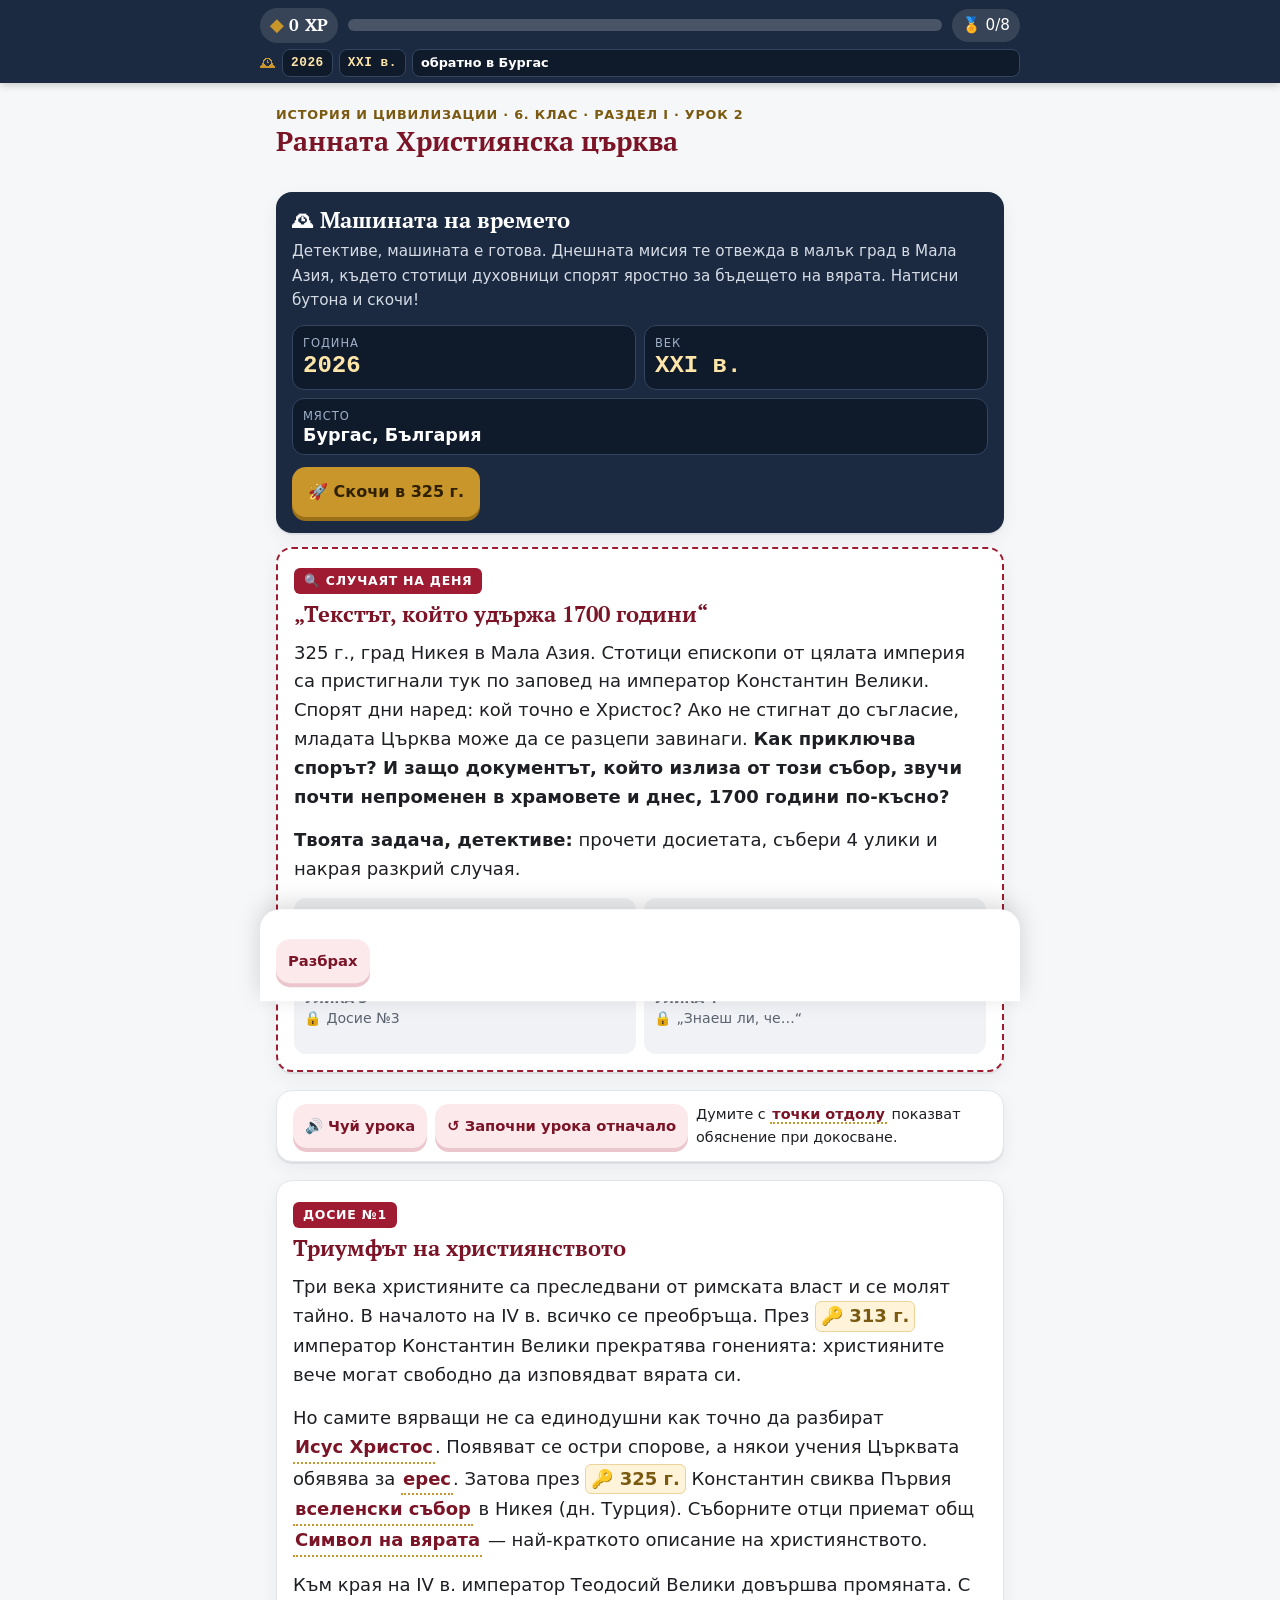
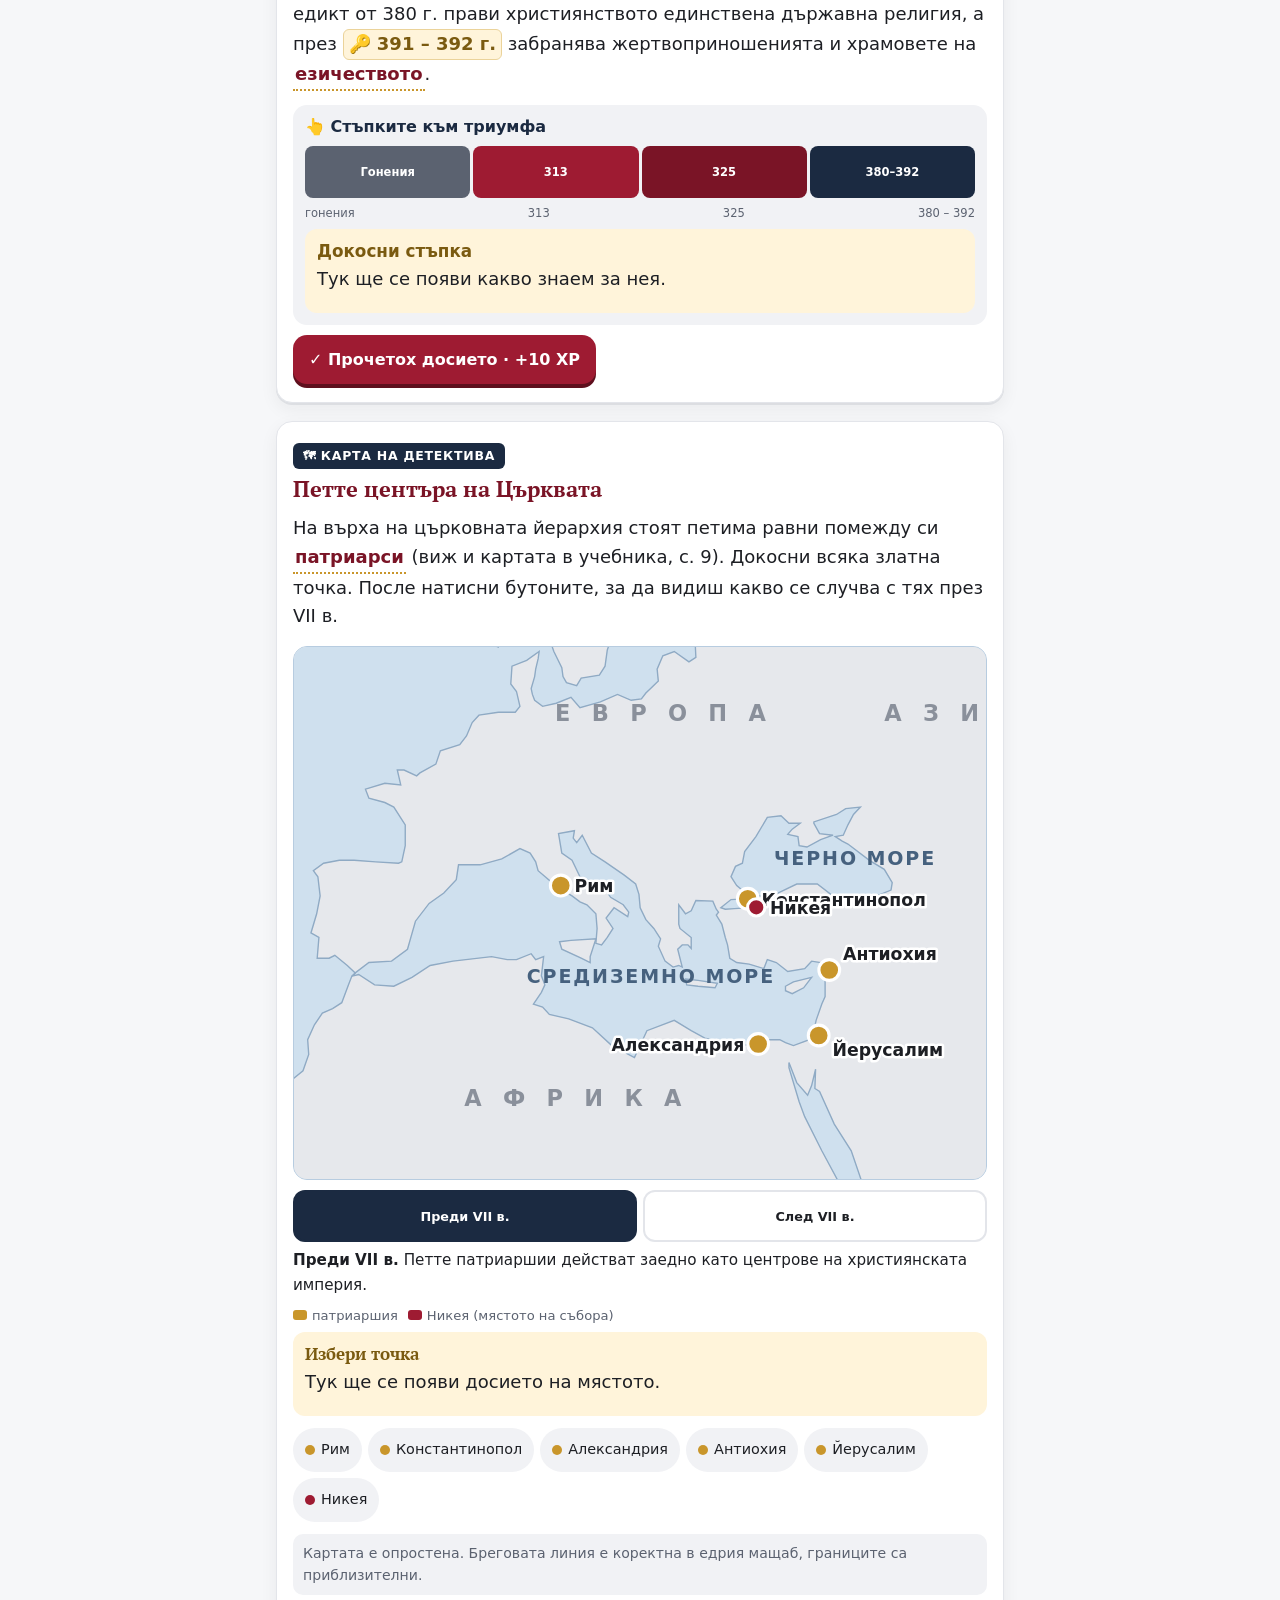
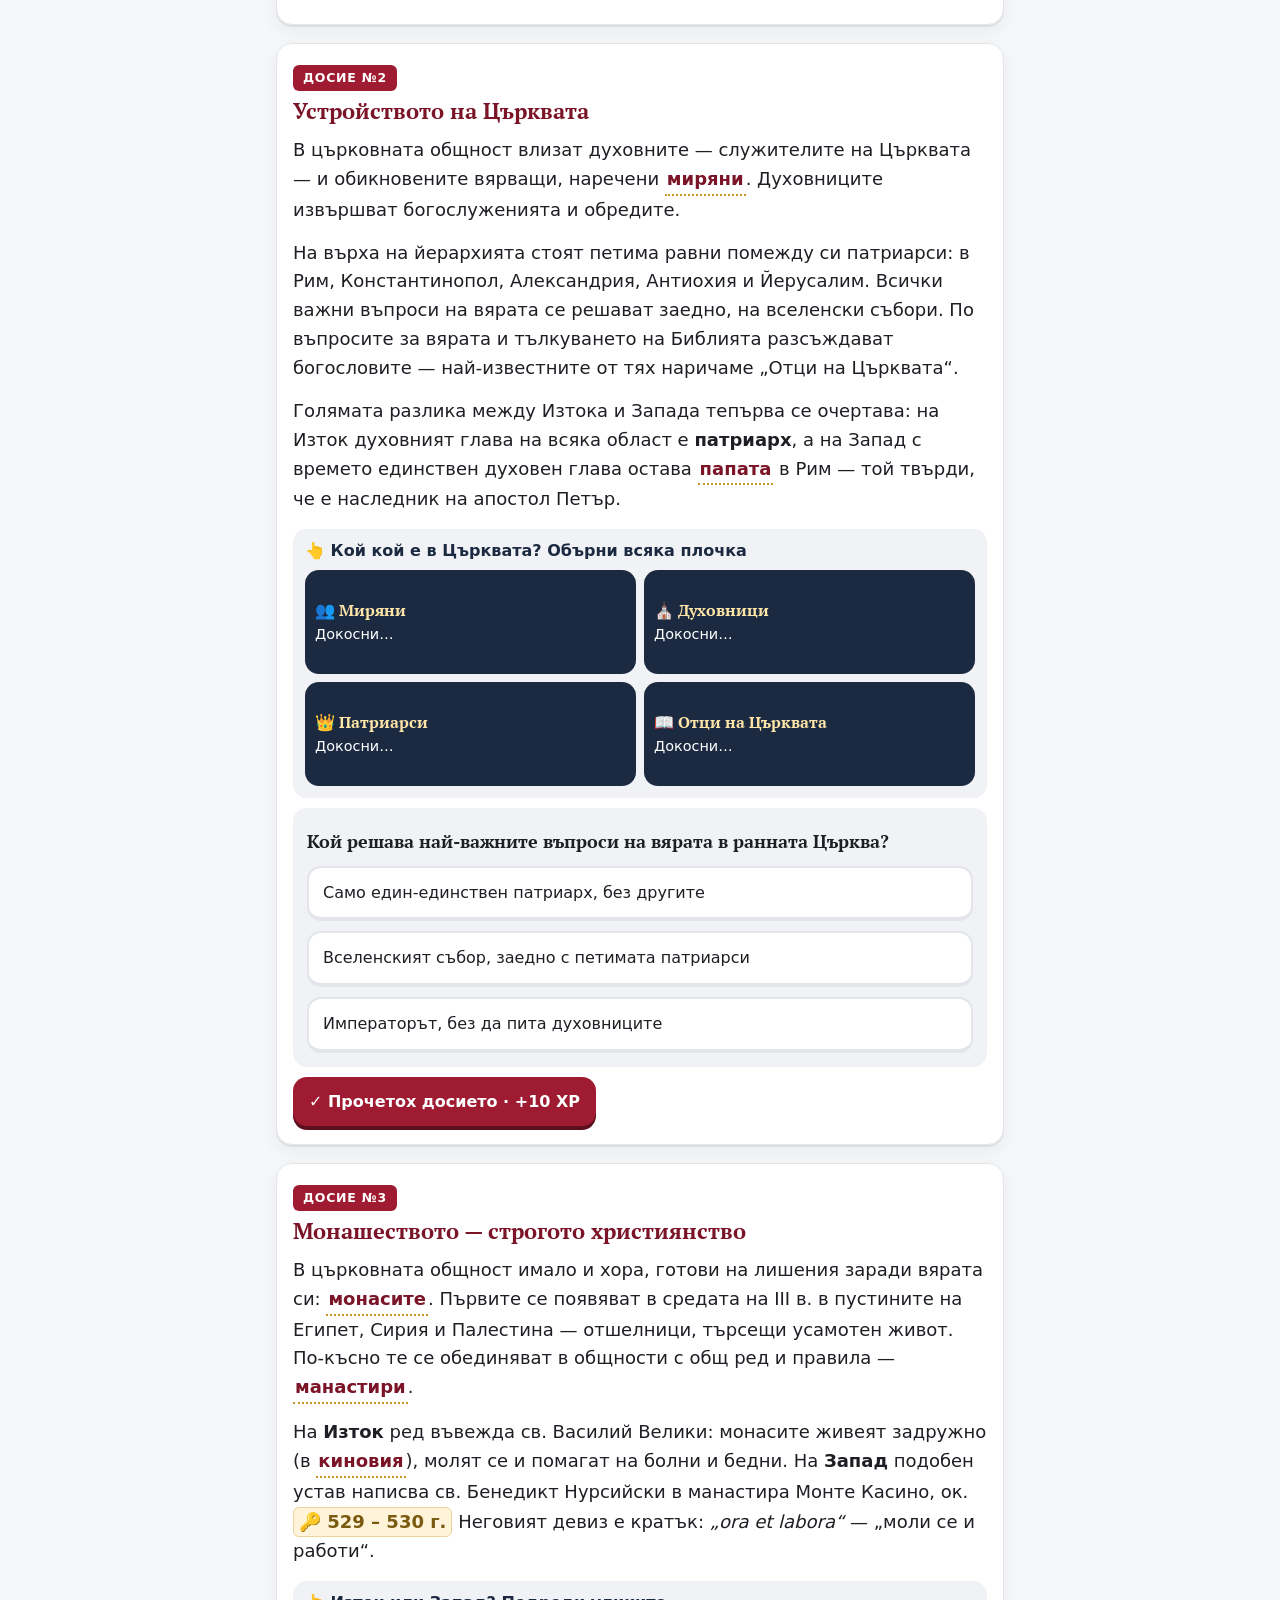
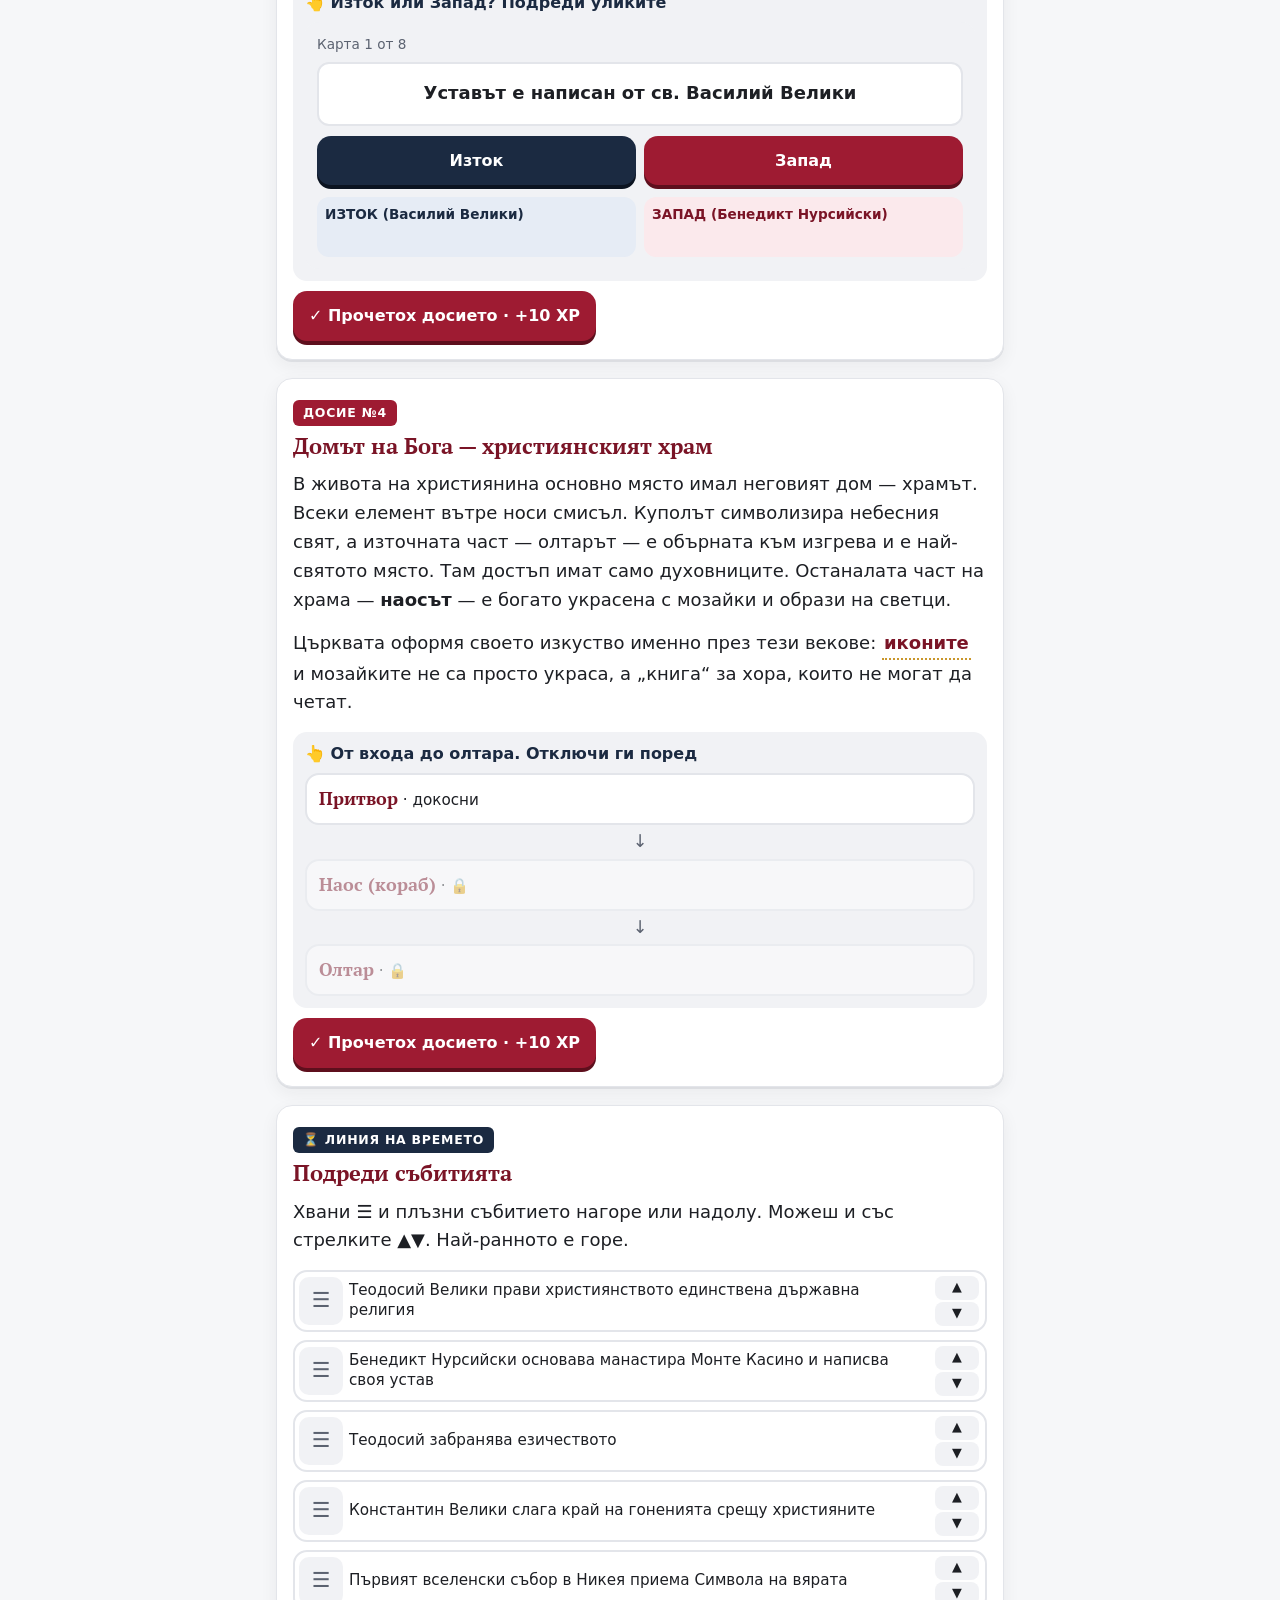
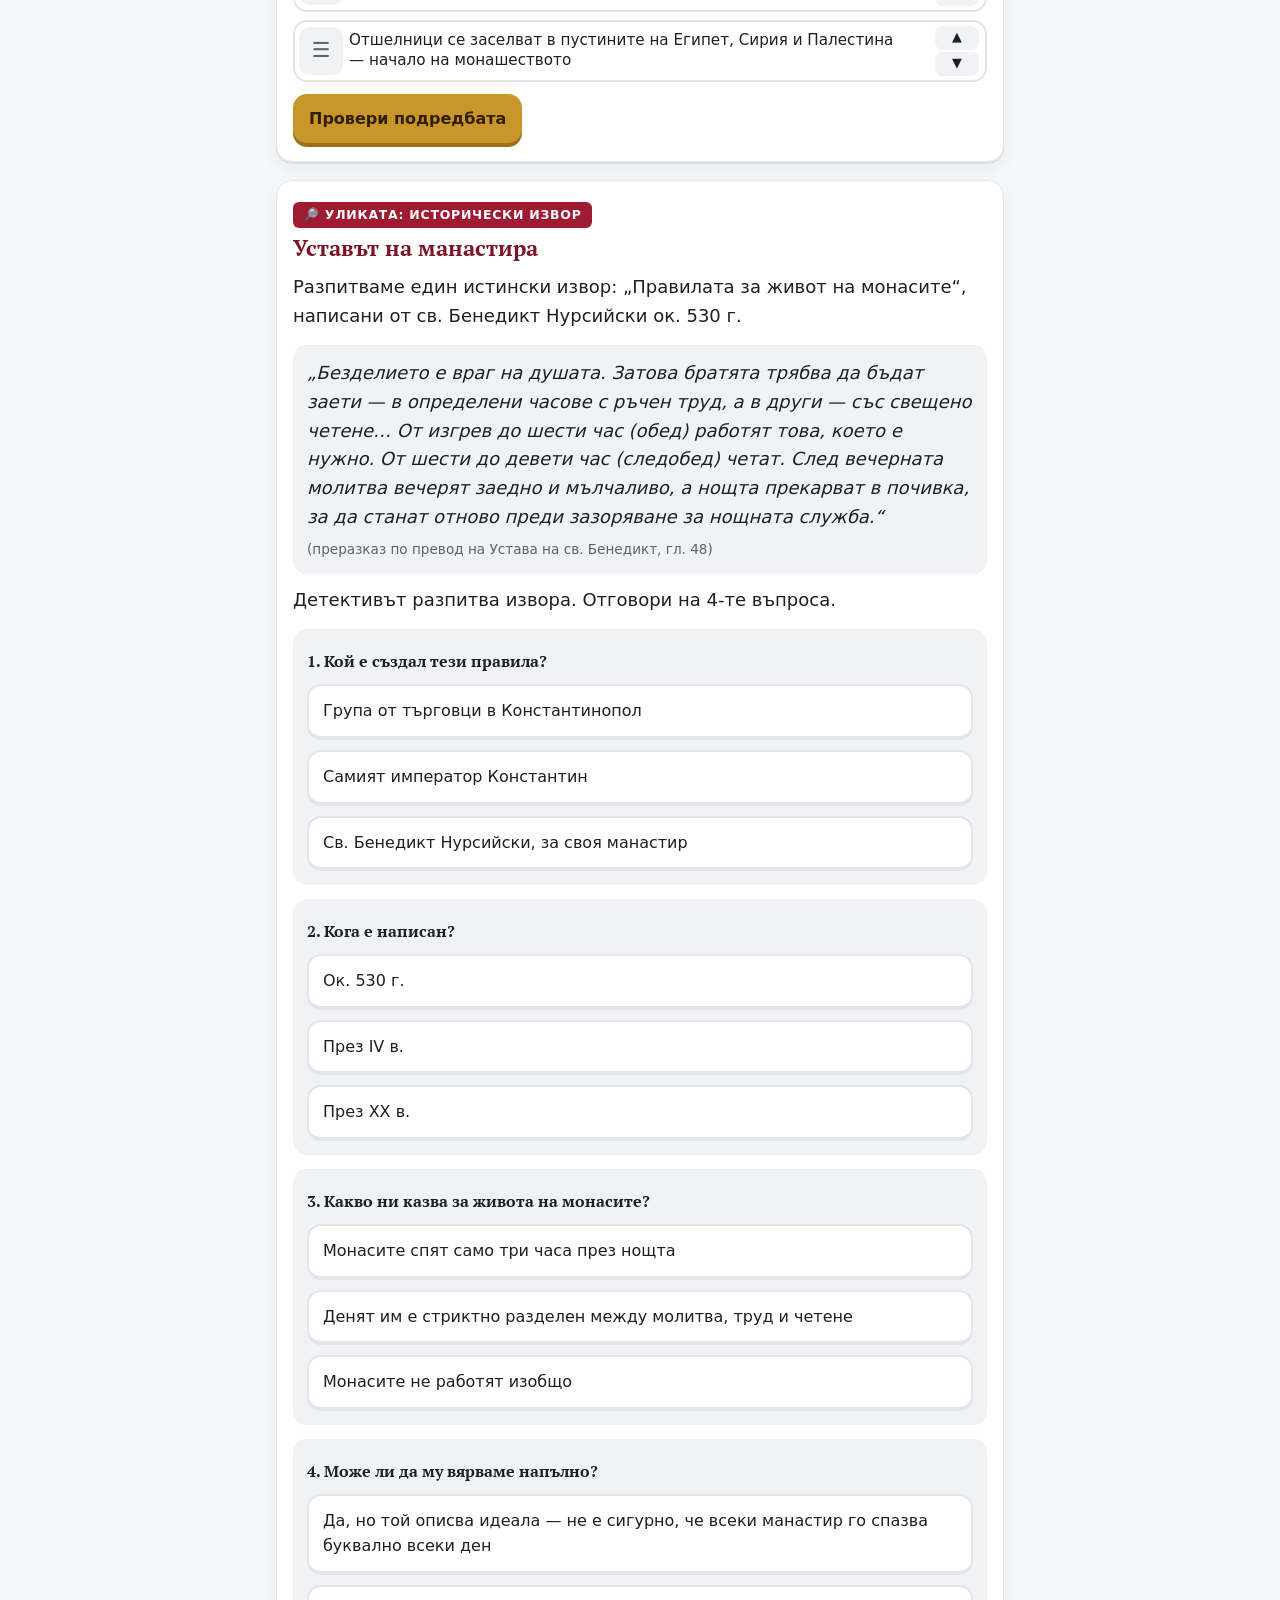
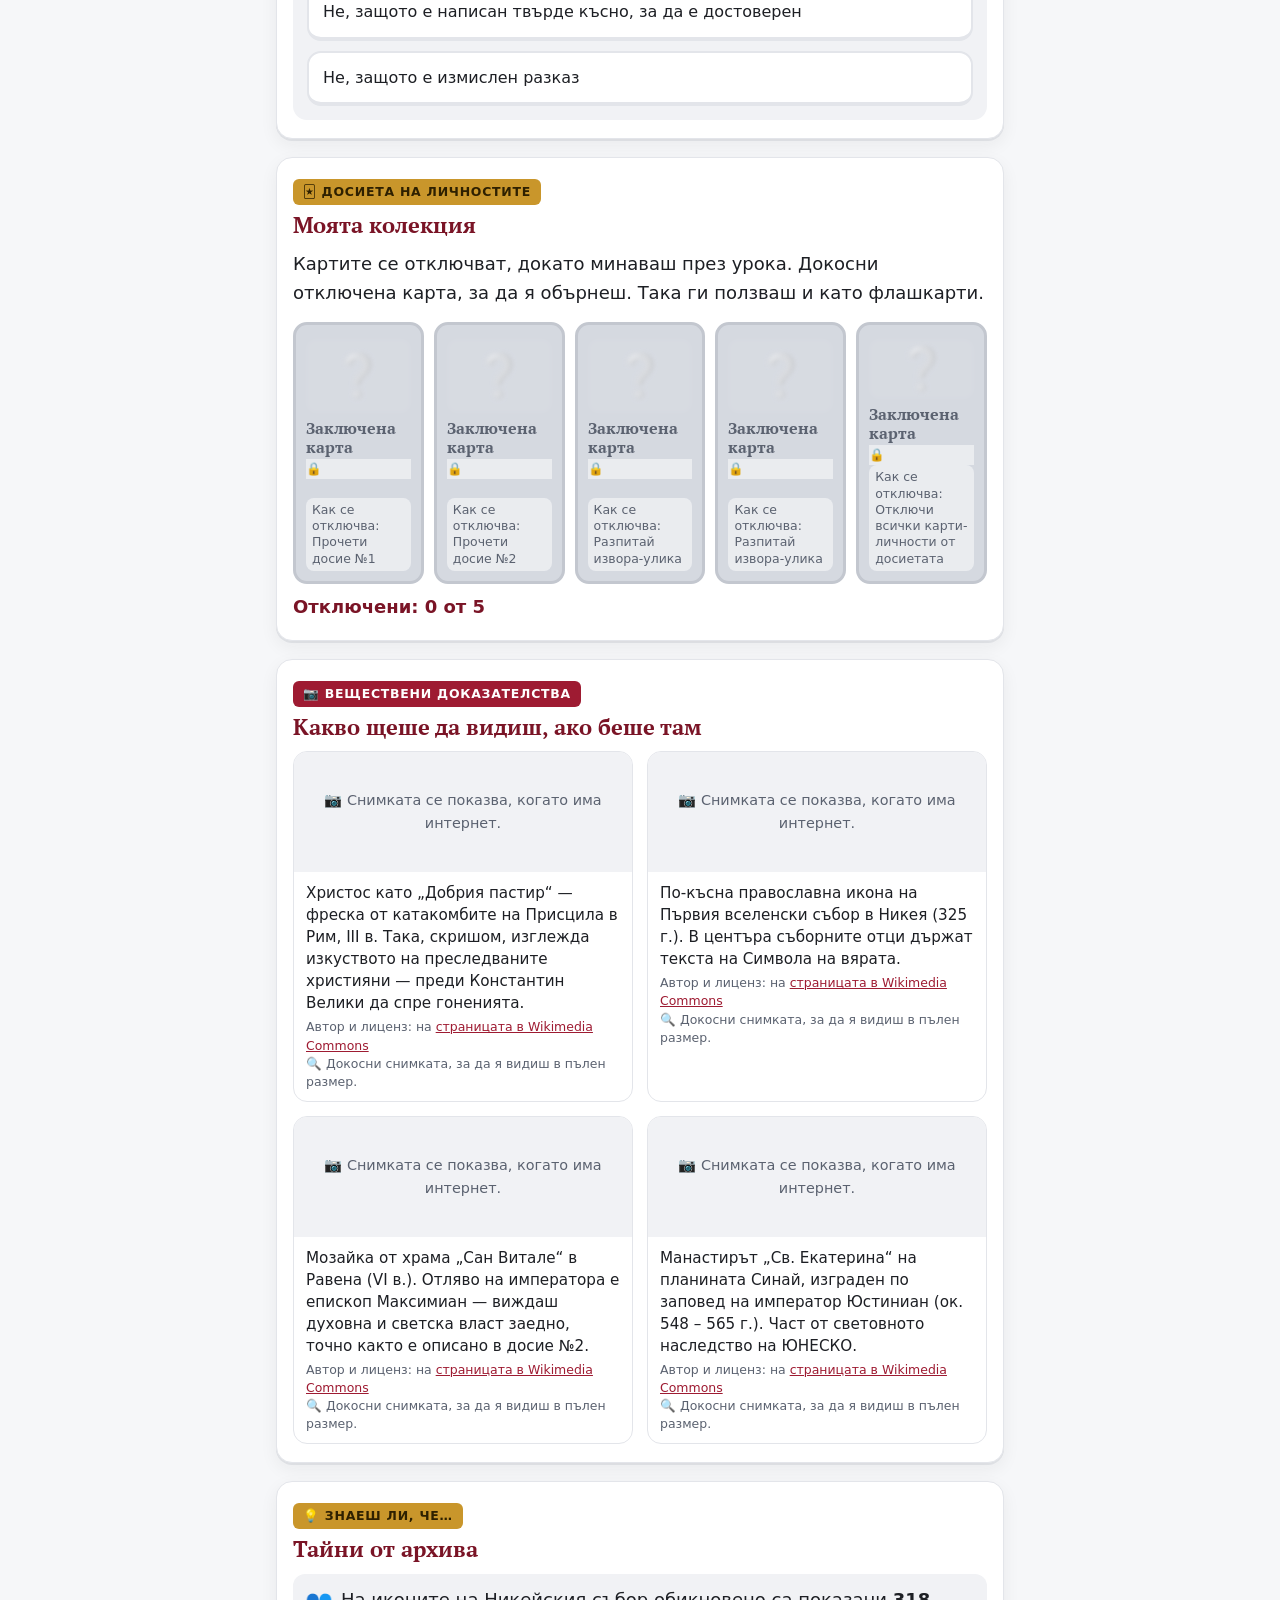
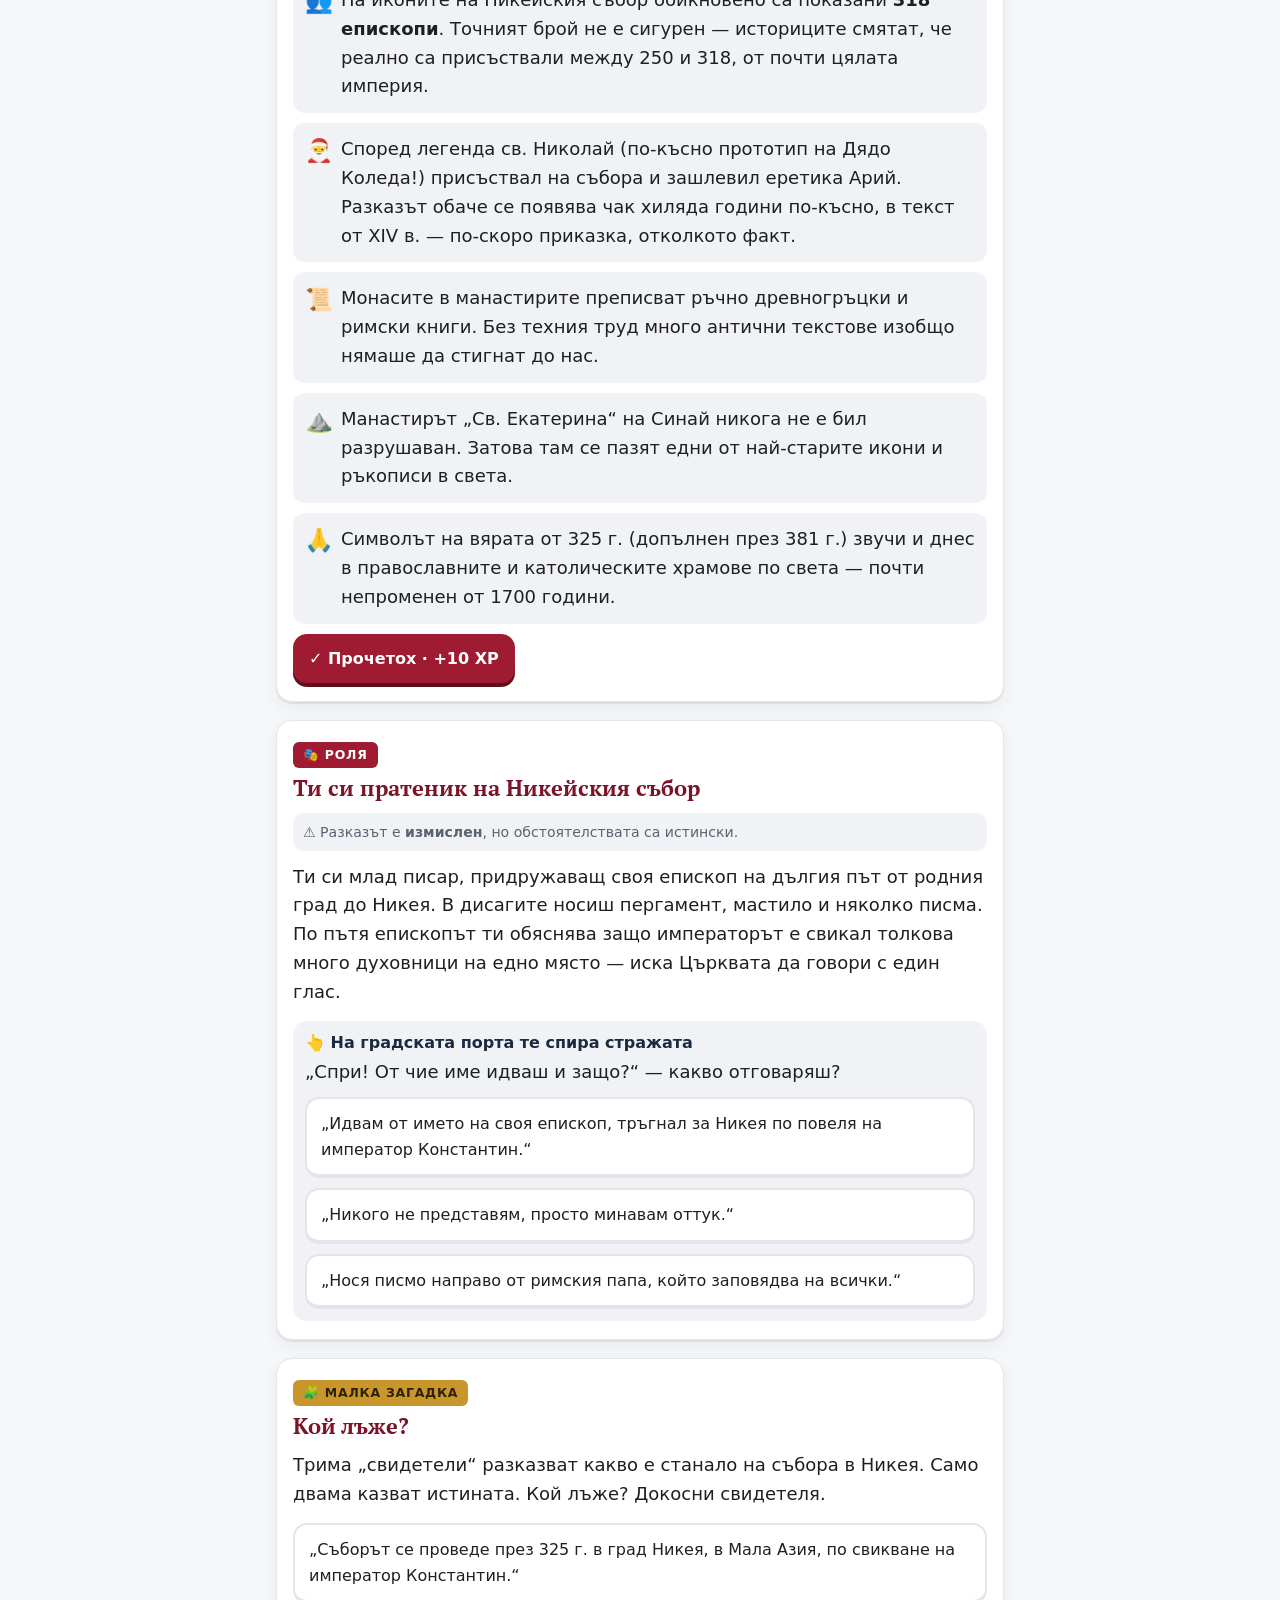
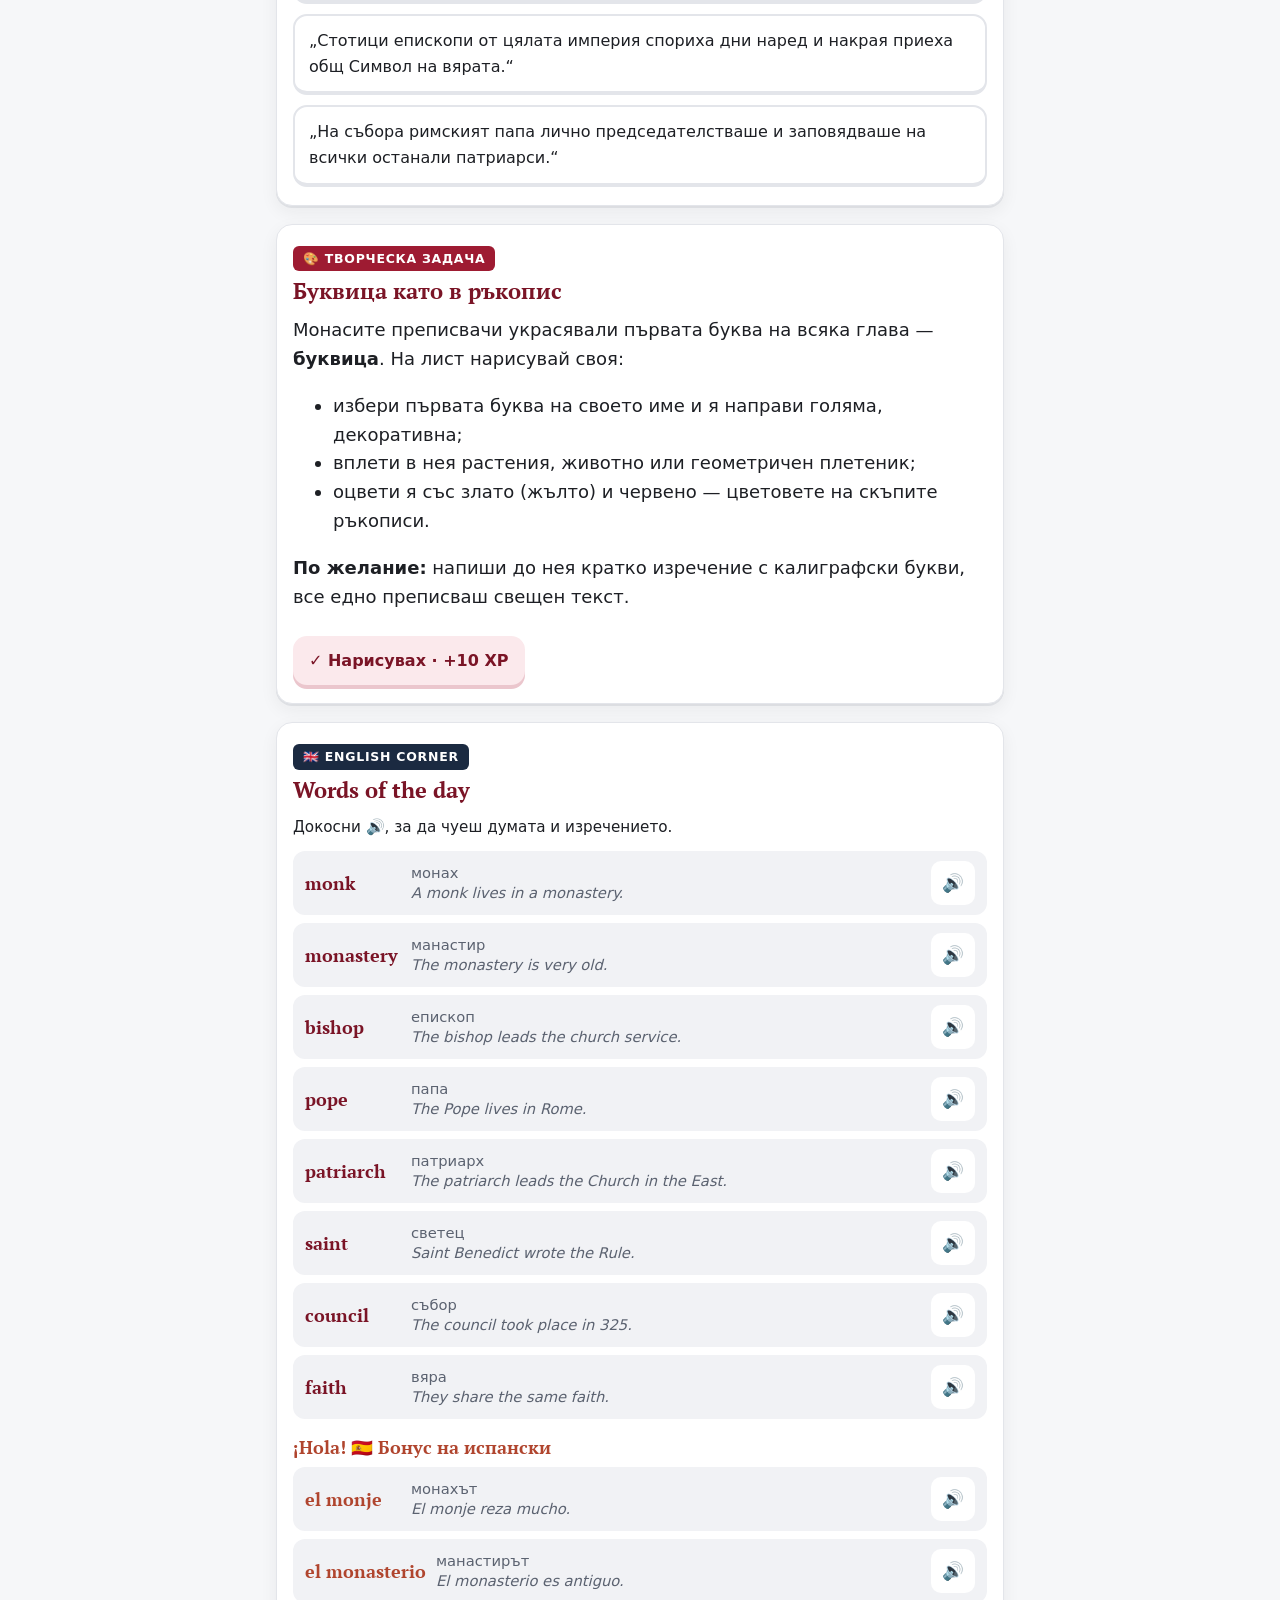
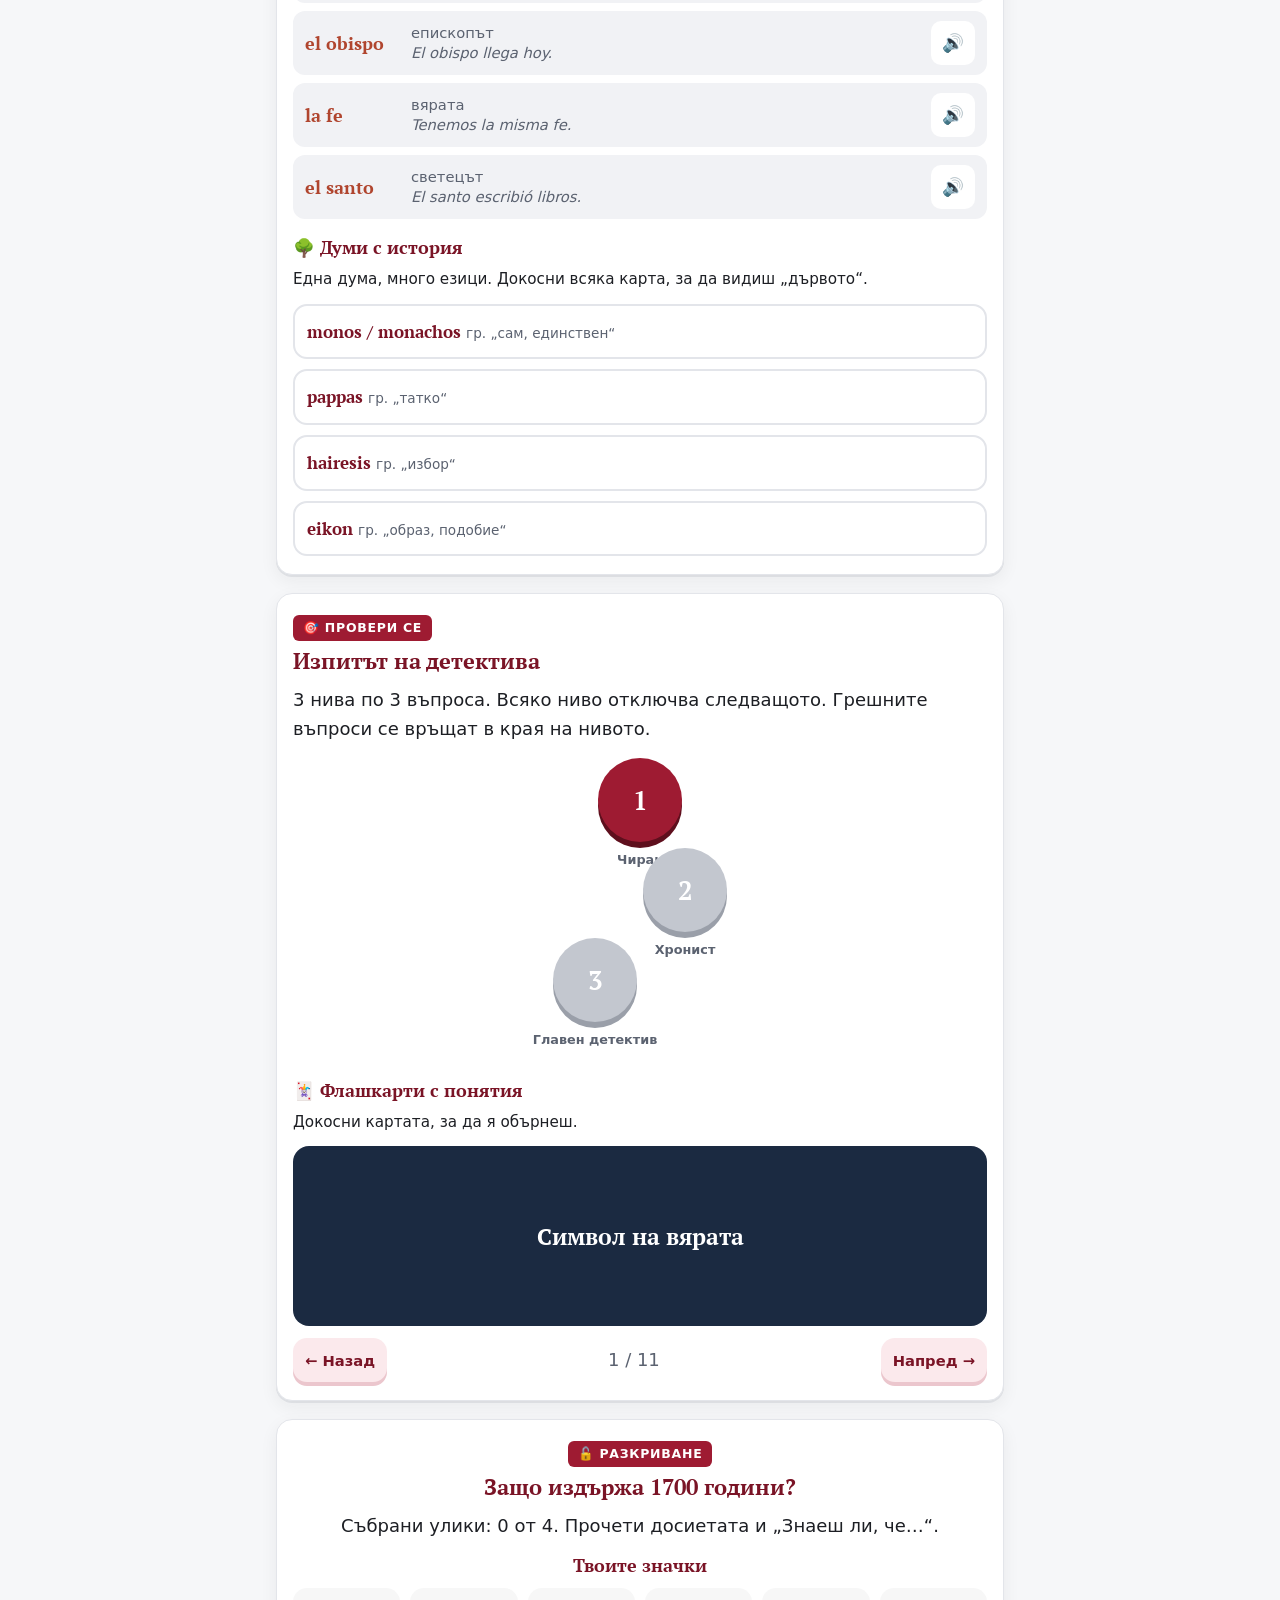
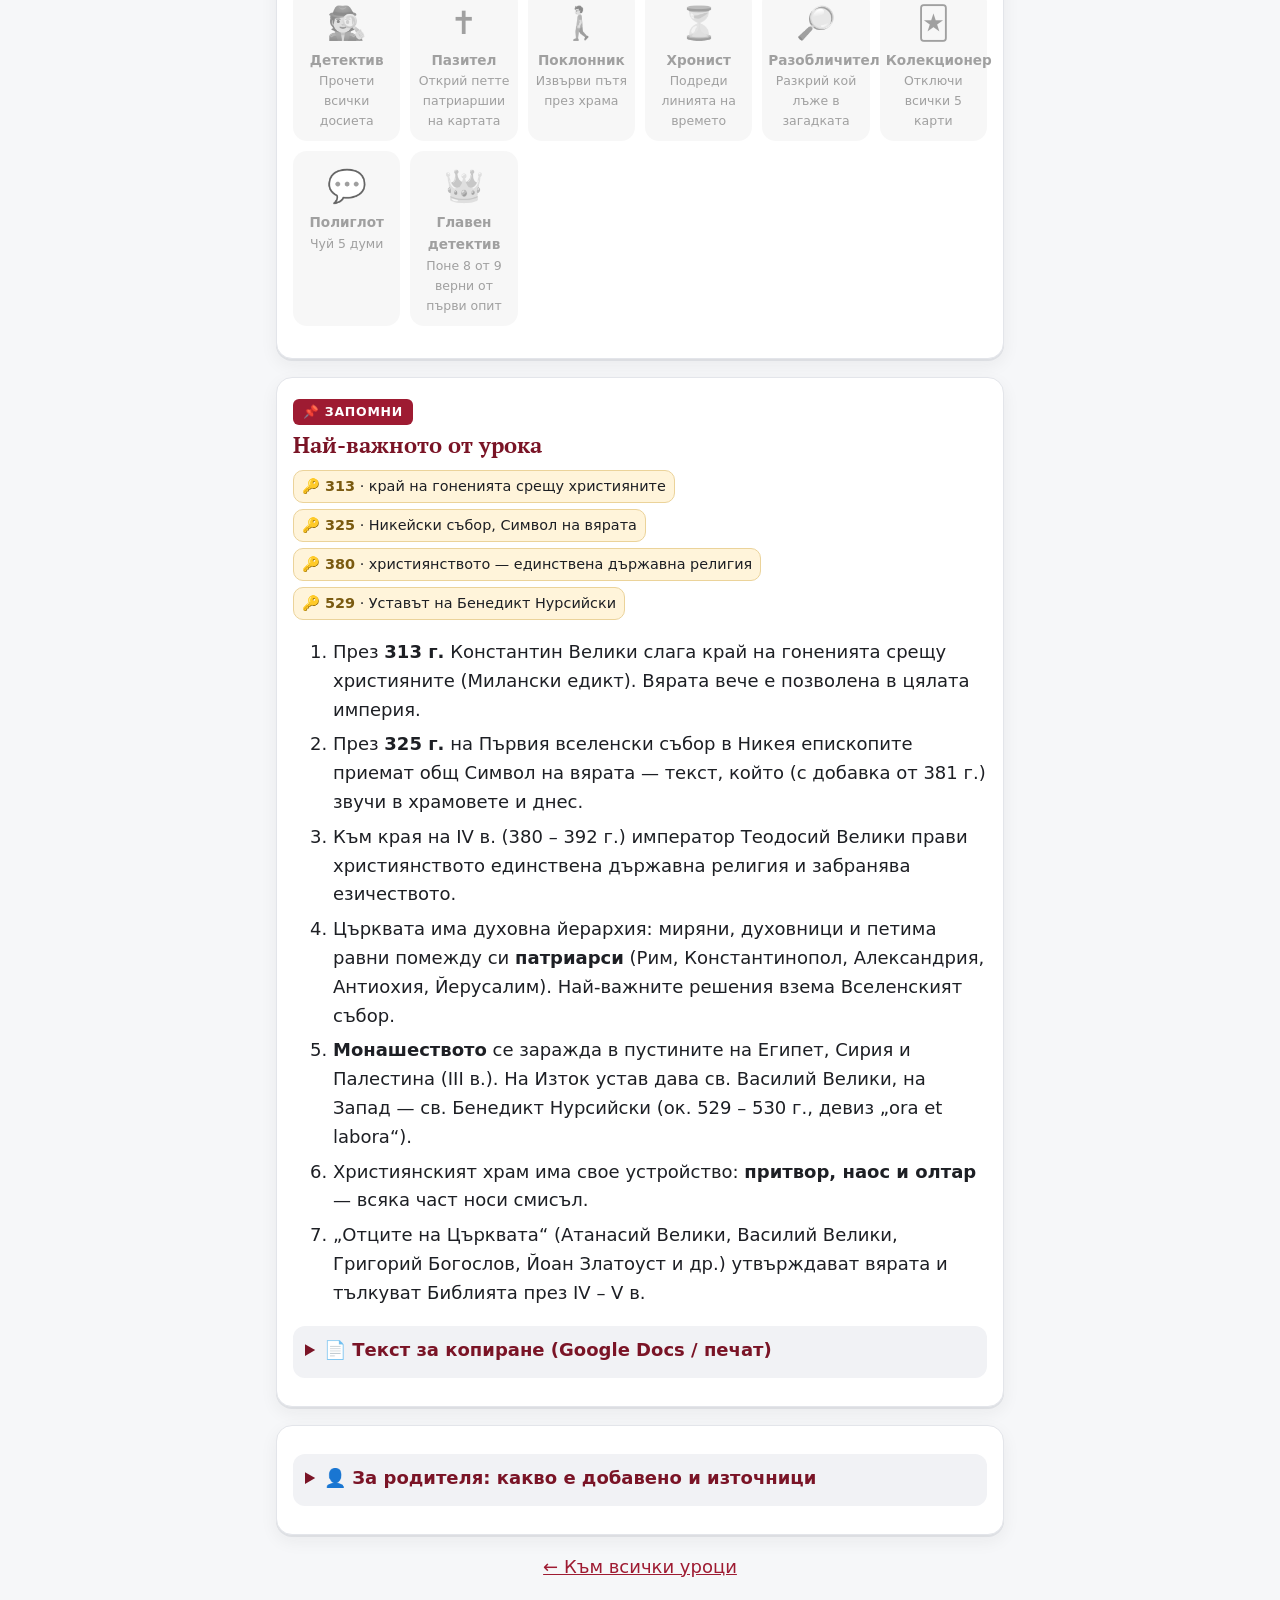
<file: istoriya-6-urok-02-rannata-hristiyanska-tsarkva.html>
<!DOCTYPE html>
<html lang="bg">
<head>
<meta charset="utf-8">
<meta name="viewport" content="width=device-width, initial-scale=1, viewport-fit=cover">
<meta name="robots" content="noindex, nofollow">
<meta name="theme-color" content="#9E1B32">
<link rel="icon" href="favicon.svg" type="image/svg+xml">
<link rel="icon" href="favicon.ico" sizes="any">
<link rel="apple-touch-icon" href="apple-touch-icon.png">
<link rel="manifest" href="site.webmanifest">
<title>Урок 2 · Ранната Християнска църква</title>
<link rel="preconnect" href="https://fonts.googleapis.com">
<link rel="preconnect" href="https://fonts.gstatic.com" crossorigin>
<link href="https://fonts.googleapis.com/css2?family=PT+Serif:wght@700&display=swap&subset=cyrillic" rel="stylesheet">
<style>
:root{
  --red:#9E1B32; --red-2:#7A1426; --red-soft:#FBE9EC;
  --navy:#1B2A41;
  --gold:#C9962B; --gold-soft:#FFF4DA; --gold-ink:#7A5A10;
  --paper:#F6F7F9; --card:#FFFFFF;
  --ink:#1D1F24; --muted:#5B6270; --line:#E3E5EA;
  --ok:#1E8E4E; --ok-soft:#E3F5EA;
  --bad:#D1491F; --bad-soft:#FDEBE3;
  --soft:#F1F2F5;
  --sea:#CFE0EE; --land:#E6E8EC; --west:#E3A1AC; --east:#9DB0CF; --unit:#E9CF8E;
  --r:16px; --shadow:0 2px 0 rgba(27,42,65,.08), 0 6px 18px rgba(29,31,36,.06);
  --head:"PT Serif", Georgia, "Times New Roman", serif;
  --body:system-ui, "Roboto", "Segoe UI", Arial, sans-serif;
}
*{box-sizing:border-box}
html{scroll-behavior:smooth;-webkit-text-size-adjust:100%}
body{margin:0;background:var(--paper);color:var(--ink);font:18px/1.6 var(--body);overflow-x:hidden}
h1,h2,h3{font-family:var(--head);line-height:1.2;margin:0 0 .5em;color:var(--red-2)}
h1{font-size:1.7rem}
h2{font-size:1.35rem}
h3{font-size:1.1rem}
p{margin:.5em 0 .8em}
a{color:var(--red)}
button{font:inherit;cursor:pointer;-webkit-tap-highlight-color:transparent}
img{max-width:100%}
.wrap{max-width:760px;margin:0 auto;padding:0 16px 120px}

/* ---------- Top bar + машината на времето ---------- */
.topbar{position:sticky;top:0;z-index:50;background:var(--navy);color:#fff;padding:8px 16px 6px;box-shadow:0 2px 8px rgba(0,0,0,.2)}
.topbar-in{max-width:760px;margin:0 auto;display:flex;align-items:center;gap:10px}
.xp{display:flex;align-items:center;gap:6px;font-family:var(--head);font-weight:700;font-size:1.05rem;background:rgba(255,255,255,.12);padding:4px 10px;border-radius:999px;white-space:nowrap}
.xp .gem{color:var(--gold)}
.xp.bump{animation:bump .5s}
@keyframes bump{30%{transform:scale(1.25)}}
.prog{flex:1;height:12px;background:rgba(255,255,255,.2);border-radius:999px;overflow:hidden}
.prog>i{display:block;height:100%;width:0;background:var(--gold);border-radius:999px;transition:width .6s}
.badgecount{font-size:.95rem;white-space:nowrap;background:rgba(255,255,255,.12);padding:4px 10px;border-radius:999px}
.tm{max-width:760px;margin:6px auto 0;display:flex;gap:6px;align-items:stretch;font-size:.8rem}
.tm .lbl{display:flex;align-items:center;color:var(--gold);font-size:1rem}
.tm .cell{background:#0F1A2B;border:1px solid #33455F;border-radius:8px;padding:2px 8px;overflow:hidden;display:flex;align-items:center;min-height:28px}
.tm .cell b{display:block;font-family:"Courier New",monospace;font-weight:700;color:#FFE6A8;letter-spacing:.04em;white-space:nowrap}
.tm .cell.place{flex:1;min-width:0}
.tm .cell.place b{overflow:hidden;text-overflow:ellipsis;font-family:var(--body);font-weight:600;letter-spacing:0;color:#fff}
.tm .cell b.roll{animation:roll .45s ease-out}
@keyframes roll{0%{transform:translateY(-110%);opacity:0}60%{transform:translateY(12%);opacity:1}100%{transform:translateY(0)}}
.toast{position:fixed;left:50%;top:92px;transform:translateX(-50%) translateY(-20px);opacity:0;background:var(--gold);color:#2E2000;font-family:var(--head);font-weight:700;padding:8px 16px;border-radius:999px;z-index:60;transition:.3s;pointer-events:none;box-shadow:var(--shadow);max-width:90vw;text-align:center}
.toast.show{opacity:1;transform:translateX(-50%) translateY(0)}

/* ---------- Hero ---------- */
.hero{padding:22px 0 6px}
.kicker{font-family:var(--body);font-weight:700;color:var(--gold-ink);letter-spacing:.06em;text-transform:uppercase;font-size:.8rem}
.board{background:var(--navy);color:#fff;border-radius:var(--r);padding:16px;margin:14px 0;box-shadow:var(--shadow)}
.board h2{color:#fff;margin-bottom:6px}
.board p{color:#D6DCE6;margin:.3em 0 .8em;font-size:.95rem}
.dials{display:grid;grid-template-columns:1fr 1fr;gap:8px;margin:10px 0 12px}
.dial{background:#0F1A2B;border:1px solid #33455F;border-radius:12px;padding:8px 10px;overflow:hidden}
.dial small{display:block;color:#9FB0C8;font-size:.72rem;text-transform:uppercase;letter-spacing:.08em}
.dial b{display:block;font-family:"Courier New",monospace;font-size:1.5rem;color:#FFE6A8;line-height:1.2}
.dial.wide{grid-column:1/-1}
.dial.wide b{font-family:var(--body);font-size:1.1rem;color:#fff}
.dial b.roll{animation:roll .45s ease-out}
.case{background:var(--card);border:2px dashed var(--red);border-radius:var(--r);padding:16px;margin:14px 0;box-shadow:var(--shadow)}
.clues{display:grid;grid-template-columns:1fr 1fr;gap:8px;margin-top:10px}
.clue{border-radius:12px;padding:10px;font-size:.88rem;line-height:1.4;background:var(--soft);color:var(--muted);min-height:74px}
.clue b{display:block;font-family:var(--body);color:var(--muted);font-size:.78rem;margin-bottom:2px}
.clue.on{background:var(--gold-soft);color:var(--ink);animation:pop .4s}
.clue.on b{color:var(--gold-ink)}
@keyframes pop{0%{transform:scale(.9)}60%{transform:scale(1.05)}}

/* ---------- Cards ---------- */
.card{background:var(--card);border-radius:var(--r);padding:18px 16px;margin:18px 0;box-shadow:var(--shadow);border:1px solid var(--line)}
.dossier-tag{display:inline-block;font-family:var(--body);font-weight:700;font-size:.78rem;color:#fff;background:var(--red);padding:3px 10px;border-radius:6px;margin-bottom:8px;letter-spacing:.06em}
.dossier-tag.navy{background:var(--navy)}
.dossier-tag.gold{background:var(--gold);color:#2E2000}
.row{display:flex;gap:8px;flex-wrap:wrap;align-items:center}
.btn{border:0;border-radius:14px;padding:12px 16px;min-height:48px;font-family:var(--body);font-weight:700;font-size:1rem;background:var(--red);color:#fff;box-shadow:0 4px 0 #5E0F1D;transition:transform .08s}
.btn:active{transform:translateY(3px);box-shadow:0 1px 0 #5E0F1D}
.btn.ghost{background:var(--red-soft);color:var(--red-2);box-shadow:0 4px 0 #EBC6CD}
.btn.gold{background:var(--gold);color:#2E2000;box-shadow:0 4px 0 #9A7118}
.btn.navy{background:var(--navy);box-shadow:0 4px 0 #0B1320}
.btn.done{background:var(--ok);box-shadow:0 4px 0 #146638}
.btn[disabled]{opacity:.6;cursor:default}
.btn.small{min-height:44px;padding:8px 12px;font-size:.92rem}
.readbtn{margin-top:10px}
.term{background:none;border:0;padding:0 2px;color:var(--red-2);font-weight:700;border-bottom:2px dotted var(--gold);font-size:inherit;line-height:inherit}
.hl{background:var(--gold-soft);padding:0 4px;border-radius:4px}
.key{display:inline-block;background:var(--gold-soft);color:var(--gold-ink);font-weight:700;border:1px solid #EBD39A;border-radius:6px;padding:0 5px;white-space:nowrap}
.task{background:var(--soft);border-radius:14px;padding:12px;margin-top:14px}
.task h3{font-size:1rem;margin-bottom:6px;color:var(--navy);font-family:var(--body)}
.note{font-size:.88rem;color:var(--muted);background:var(--soft);border-radius:10px;padding:8px 10px}

/* ribbons (стъпки, периоди) */
.ribbon{display:flex;gap:3px;margin:10px 0 6px}
.ribbon button{border:0;border-radius:8px;min-height:52px;padding:4px 2px;font-size:.72rem;font-weight:700;color:#fff;line-height:1.15;position:relative;min-width:0;overflow:hidden}
.ribbon button.seen:after{content:"✓";position:absolute;top:1px;right:4px;font-size:.7rem}
.ribbon button.active{outline:3px solid var(--gold);outline-offset:1px}
.ribticks{display:flex;justify-content:space-between;font-size:.72rem;color:var(--muted);margin-bottom:6px}
.infobox{background:var(--gold-soft);border-radius:12px;padding:12px;min-height:84px;margin-top:6px}
.infobox h3{margin:0 0 4px;color:var(--gold-ink);font-size:1.05rem}
.infobox p{margin:0}

/* flip tiles */
.tiles{display:grid;grid-template-columns:1fr 1fr;gap:8px;margin-top:10px}
.tile{border:0;border-radius:14px;min-height:104px;padding:10px;text-align:left;background:var(--navy);color:#fff;font-size:.9rem;line-height:1.35}
.tile b{display:block;font-family:var(--head);font-size:1.02rem;margin-bottom:4px;color:#FFE6A8}
.tile.open{background:var(--gold-soft);color:var(--ink);animation:pop .35s}
.tile.open b{color:var(--gold-ink)}

/* sorter */
.sorter{background:var(--soft);border-radius:14px;padding:12px;margin-top:10px}
.sortcard{background:#fff;border:2px solid var(--line);border-radius:12px;padding:12px;min-height:64px;font-weight:600;text-align:center;display:flex;align-items:center;justify-content:center}
.sortbtns{display:grid;grid-template-columns:1fr 1fr;gap:8px;margin-top:10px}
.cols{display:grid;grid-template-columns:1fr 1fr;gap:8px;margin-top:12px}
.col{border-radius:12px;padding:8px;font-size:.82rem;line-height:1.35;min-height:60px}
.col h4{margin:0 0 4px;font-size:.85rem}
.col.w{background:var(--red-soft)}.col.w h4{color:var(--red-2)}
.col.e{background:#E6ECF5}.col.e h4{color:var(--navy)}
.col div{margin-bottom:4px}

/* names chain */
.chain{display:grid;gap:8px;margin-top:10px}
.chain button{border:2px solid var(--line);background:#fff;border-radius:14px;min-height:52px;text-align:left;padding:10px 12px;font-size:.95rem;color:var(--ink)}
.chain button b{font-family:var(--head);color:var(--red-2);font-size:1.1rem}
.chain button[disabled]{opacity:.45}
.chain button.open{border-color:var(--gold);background:var(--gold-soft);opacity:1}
.chain .arrow{text-align:center;color:var(--muted);font-size:1.1rem;line-height:1}

/* map */
.mapbox{background:var(--sea);border-radius:14px;overflow:hidden;border:1px solid #B7CCE0;touch-action:manipulation}
.mapbox svg{display:block;width:100%;height:auto}
.maplabel{font:700 11px var(--body);fill:#46617E;letter-spacing:.1em;pointer-events:none}
.regionlabel{font:800 11px var(--body);letter-spacing:.06em;paint-order:stroke;stroke:#fff;stroke-width:3px;stroke-linejoin:round;pointer-events:none}
.contlabel{font:700 13px var(--body);fill:#8A909B;letter-spacing:.3em;pointer-events:none}
.river{fill:none;stroke:#7FA8CB;stroke-width:1.3;pointer-events:none}
.coast{fill:none;stroke:#8FAAC4;stroke-width:.8;pointer-events:none}
.mk{cursor:pointer}
.mk .dot{stroke:#fff;stroke-width:1.8}
.mk .halo{fill:none;stroke-width:2.5;opacity:0}
.mk.active .halo{opacity:1;animation:ring 1.2s infinite}
@keyframes ring{0%{r:6;opacity:1}100%{r:18;opacity:0}}
.mk.seen .dot{stroke:var(--ink)}
.mk.fallen .dot{fill:#fff!important;stroke-width:3}
.mk text{font:700 10px var(--body);fill:var(--ink);paint-order:stroke;stroke:#fff;stroke-width:3px;stroke-linejoin:round;pointer-events:none}
.chips{display:flex;flex-wrap:wrap;gap:6px;margin:12px 0}
.chip{border:0;border-radius:999px;padding:8px 12px;min-height:44px;font-size:.9rem;background:var(--soft);color:var(--ink);display:inline-flex;align-items:center;gap:6px}
.chip i{width:10px;height:10px;border-radius:50%;display:inline-block;flex:none}
.chip.seen{background:#E6ECF5}
.chip.active{background:var(--navy);color:#fff}
.legend{display:flex;flex-wrap:wrap;gap:10px;font-size:.82rem;color:var(--muted);margin-top:8px}
.legend span{display:inline-flex;align-items:center;gap:5px}
.legend i{width:14px;height:10px;border-radius:3px;display:inline-block}
.steps{display:grid;grid-template-columns:repeat(2,1fr);gap:6px;margin-top:10px}
.steps button{border:2px solid var(--line);background:#fff;border-radius:12px;min-height:52px;padding:4px;font-size:.8rem;font-weight:700;line-height:1.2;color:var(--ink)}
.steps button.active{border-color:var(--navy);background:var(--navy);color:#fff}
.steps button.seen:not(.active){border-color:var(--gold)}
input[type=range]{width:100%;height:44px;accent-color:var(--red);margin:6px 0 0}
.stepcap{font-size:.95rem;margin:6px 0 0;min-height:3em}

/* timeline sorting */
.sortl{list-style:none;padding:0;margin:12px 0;display:grid;gap:8px;position:relative}
.sitem{display:flex;align-items:center;gap:6px;background:#fff;border:2px solid var(--line);border-radius:14px;padding:4px 6px 4px 4px;min-height:56px;position:relative;touch-action:pan-y;user-select:none;-webkit-user-select:none}
.sitem.dragging{z-index:5;box-shadow:0 10px 24px rgba(0,0,0,.18);border-color:var(--gold);transition:none}
.sitem .handle{flex:none;width:44px;height:48px;display:flex;align-items:center;justify-content:center;font-size:1.3rem;color:var(--muted);touch-action:none;cursor:grab;border-radius:10px;background:var(--soft)}
.sitem .txt{flex:1;font-size:.95rem;line-height:1.3}
.sitem .yr{display:none;font-weight:800;color:var(--gold-ink);margin-right:4px}
.sitem .mv{flex:none;display:flex;flex-direction:column;gap:2px}
.sitem .mv button{border:0;background:var(--soft);border-radius:8px;width:44px;height:24px;font-size:.8rem;color:var(--ink);padding:0}
.sitem.ok{border-color:var(--ok);background:var(--ok-soft)}
.sitem.bad{border-color:var(--bad);background:var(--bad-soft)}
.sitem .mark{flex:none;font-weight:800;width:18px;text-align:center}
.sorted .sitem .yr{display:inline}

/* quiz/options */
.stage{background:var(--soft);border-radius:14px;padding:14px;margin-top:10px}
.opts{display:grid;gap:10px;margin-top:10px}
.opt{border:2px solid var(--line);border-bottom-width:4px;background:#fff;border-radius:14px;padding:12px 14px;min-height:52px;text-align:left;font-size:1rem;color:var(--ink)}
.opt:active{transform:translateY(2px)}
.opt.right{border-color:var(--ok);background:var(--ok-soft)}
.opt.right:before{content:"✓ ";color:var(--ok);font-weight:800}
.opt.wrong{border-color:var(--bad);background:var(--bad-soft)}
.opt.wrong:before{content:"✗ ";color:var(--bad);font-weight:800}
.opt[disabled]{cursor:default}
.fb{border-radius:14px;padding:12px 14px;margin-top:12px;display:none}
.fb.ok{display:block;background:var(--ok-soft);border:2px solid var(--ok)}
.fb.bad{display:block;background:var(--bad-soft);border:2px solid var(--bad)}
.fb b{font-family:var(--body)}
.fb.ok b{color:#146638}.fb.bad b{color:#9C3312}
.fb.ok b:before{content:"✓ "}.fb.bad b:before{content:"✗ "}
.qhead{display:flex;justify-content:space-between;align-items:center;gap:8px;font-size:.9rem;color:var(--muted)}
.qprog{height:14px;background:#DDE1E7;border-radius:999px;overflow:hidden;margin:8px 0 12px}
.qprog i{display:block;height:100%;width:0;background:var(--ok);transition:width .4s}
.qtext{font-family:var(--head);font-weight:700;font-size:1.12rem;color:var(--ink);margin:.3em 0}
.path{display:flex;flex-direction:column;align-items:center;gap:6px;margin:14px 0}
.node{width:84px;height:84px;border-radius:50%;border:0;font-family:var(--head);font-weight:700;font-size:1.6rem;color:#fff;background:var(--red);box-shadow:0 6px 0 #5E0F1D;position:relative}
.node:nth-child(2){margin-left:90px}.node:nth-child(3){margin-right:90px}
.node[disabled]{background:#C3C7CF;box-shadow:0 6px 0 #9A9FA9;cursor:default}
.node.done{background:var(--gold);box-shadow:0 6px 0 #9A7118;color:#2E2000}
.node span{position:absolute;top:92px;left:50%;transform:translateX(-50%);white-space:nowrap;font-size:.8rem;color:var(--muted);font-weight:700;font-family:var(--body)}
.pathwrap{padding-bottom:26px}

/* source clue */
.qblock{margin-top:14px}
.qblock .qtext{font-size:1.02rem}

/* personality cards */
.pcards{display:grid;grid-template-columns:repeat(auto-fill,minmax(128px,1fr));gap:10px;margin-top:10px}
.pcard{perspective:900px;height:262px;border:0;padding:0;background:none;text-align:left}
.pcard-in{position:relative;width:100%;height:100%;transition:transform .5s;transform-style:preserve-3d}
.pcard.flip .pcard-in{transform:rotateY(180deg)}
.pface{position:absolute;inset:0;backface-visibility:hidden;-webkit-backface-visibility:hidden;border-radius:14px;padding:10px;overflow:hidden;display:flex;flex-direction:column}
.pfront{background:linear-gradient(160deg,var(--red) 0%,var(--red-2) 100%);color:#fff;border:3px solid var(--gold)}
.pfront .av{font-size:2.6rem;line-height:1;margin:4px 0 6px;height:74px;display:flex;align-items:center;justify-content:center;background:rgba(255,255,255,.12);border-radius:10px;overflow:hidden}
.pfront .av img{width:100%;height:100%;object-fit:cover;object-position:top}
.pfront b{font-family:var(--head);font-size:1rem;line-height:1.2}
.pfront small{color:#FFE6A8;font-size:.78rem;display:block;margin-top:2px}
.pfront .sp{margin-top:auto;font-size:.78rem;background:rgba(0,0,0,.2);border-radius:8px;padding:4px 6px;line-height:1.3}
.pback{overflow-y:auto;background:var(--gold-soft);color:var(--ink);transform:rotateY(180deg);font-size:.76rem;line-height:1.35;border:3px solid var(--gold)}
.pback b{font-family:var(--head);color:var(--red-2);font-size:.95rem;margin-bottom:4px}
.pcard.locked .pfront{background:#D5D9E0;color:var(--muted);border-color:#C3C7CF}
.pcard.locked .pfront .av{filter:grayscale(1) blur(2px);opacity:.5}
.pcard.locked .pfront small,.pcard.locked .pfront .sp{color:var(--muted);background:rgba(255,255,255,.5)}
.pcard.new .pfront{animation:pop .5s}

/* gallery */
.gallery{display:grid;gap:14px}
figure{margin:0;background:var(--card);border-radius:14px;overflow:hidden;border:1px solid var(--line)}
figure img{display:block;width:100%;height:auto;max-height:75vh;object-fit:contain;background:#E4E6EA;cursor:zoom-in}
.zoomhint{font-size:.78rem;color:var(--muted)}
figure .noimg{height:120px;display:flex;align-items:center;justify-content:center;color:var(--muted);font-size:.9rem;padding:12px;text-align:center;background:var(--soft)}
figcaption{padding:10px 12px;font-size:.95rem;line-height:1.45}
figcaption small{display:block;color:var(--muted);font-size:.78rem;margin-top:4px}

/* did you know */
.dyk{display:grid;gap:10px}
.dyk div{background:var(--soft);border-radius:12px;padding:12px 12px 12px 48px;position:relative}
.dyk div:before{content:attr(data-i);position:absolute;left:12px;top:10px;font-size:1.4rem}

/* links */
.linkcard{display:block;text-decoration:none;color:var(--ink);background:var(--soft);border-radius:12px;padding:12px;margin:8px 0;border:1px solid var(--line)}
.linkcard b{font-family:var(--body);color:var(--red-2);display:block}
.linkcard small{color:var(--muted)}

/* interview / role */
.chat{display:grid;gap:8px;margin-top:10px}
.bubble{border-radius:14px;padding:10px 12px;font-size:.95rem;line-height:1.45;max-width:92%}
.bubble.q{background:var(--navy);color:#fff;justify-self:end}
.bubble.a{background:var(--soft);justify-self:start}
.bubble.v{background:var(--gold-soft);justify-self:start;border:1px solid #EBD39A}
.bubble small{display:block;font-size:.72rem;opacity:.75;margin-bottom:2px;font-weight:700}
.qbtns{display:grid;gap:8px;margin-top:10px}

/* vocab */
.vocab{display:grid;gap:8px}
.word{display:flex;align-items:center;gap:10px;background:var(--soft);border-radius:12px;padding:10px 12px}
.word .w{font-family:var(--head);font-weight:700;color:var(--red-2);min-width:96px}
.word .ex{font-size:.92rem;color:var(--muted);line-height:1.4}
.word button{margin-left:auto;flex:none;border:0;background:#fff;border-radius:10px;width:44px;height:44px;font-size:1.1rem}
.hola .word .w{color:#B0452E}
.etym{display:grid;gap:10px;margin-top:10px}
.ety{border:2px solid var(--line);border-radius:14px;background:#fff;padding:12px;text-align:left;color:var(--ink);font-size:.95rem;width:100%}
.ety .root{font-family:var(--head);font-weight:700;color:var(--red-2);font-size:1.08rem}
.ety .root small{font-family:var(--body);color:var(--muted);font-weight:400;font-size:.85rem}
.ety .tree{display:none;margin-top:8px}
.ety.open{border-color:var(--gold)}
.ety.open .tree{display:block}
.branches{display:flex;flex-wrap:wrap;gap:6px;margin:6px 0 4px;padding-left:12px;border-left:3px solid var(--gold)}
.branches span{background:var(--soft);border-radius:8px;padding:3px 8px;font-size:.88rem}
.ety p{margin:.3em 0 0;font-size:.88rem;color:var(--muted)}

/* reveal / badges */
.reveal{text-align:center;overflow:hidden}
.stamp{display:none;margin:12px auto;width:max-content;max-width:100%;border:4px solid var(--red);color:var(--red);font-family:var(--head);font-weight:700;font-size:1.5rem;padding:6px 18px;border-radius:10px;transform:rotate(-6deg);letter-spacing:.06em}
.stamp.show{display:block;animation:stamp .5s}
@keyframes stamp{0%{transform:rotate(-6deg) scale(2.2);opacity:0}100%{transform:rotate(-6deg) scale(1);opacity:1}}
.badges{display:grid;grid-template-columns:repeat(auto-fill,minmax(100px,1fr));gap:10px;margin-top:12px}
.badge{background:var(--soft);border-radius:14px;padding:10px 6px;text-align:center;font-size:.78rem;color:var(--muted);filter:grayscale(1);opacity:.6}
.badge .ic{font-size:2rem;display:block}
.badge.on{filter:none;opacity:1;background:var(--gold-soft);color:var(--ink);animation:pop .4s}
.badge b{display:block;font-size:.85rem}

/* flashcards */
.flash{perspective:900px;margin:12px 0}
.flash-in{position:relative;height:180px;transition:transform .5s;transform-style:preserve-3d;cursor:pointer}
.flash.flip .flash-in{transform:rotateY(180deg)}
.face{position:absolute;inset:0;backface-visibility:hidden;-webkit-backface-visibility:hidden;border-radius:16px;display:flex;align-items:center;justify-content:center;text-align:center;padding:16px}
.front{background:var(--navy);color:#fff;font-family:var(--head);font-weight:700;font-size:1.45rem}
.back{background:var(--gold-soft);color:var(--ink);transform:rotateY(180deg);font-size:1rem;line-height:1.45}

/* summary */
.sum li{margin-bottom:6px}
.keydates{display:flex;flex-wrap:wrap;gap:6px;margin:10px 0}
.keydates span{background:var(--gold-soft);border:1px solid #EBD39A;border-radius:10px;padding:4px 8px;font-size:.9rem}
.keydates b{color:var(--gold-ink)}
textarea.plain{width:100%;min-height:200px;font:15px/1.5 var(--body);border:1px solid var(--line);border-radius:12px;padding:10px;background:#fff;color:var(--ink)}

/* glossary sheet */
.sheet-bg{position:fixed;inset:0;background:rgba(29,31,36,.45);z-index:70;display:none}
.sheet{position:fixed;left:0;right:0;bottom:0;z-index:71;background:#fff;border-radius:20px 20px 0 0;padding:18px 16px calc(18px + env(safe-area-inset-bottom));transform:translateY(110%);transition:transform .25s;max-width:760px;margin:0 auto;box-shadow:0 -6px 24px rgba(0,0,0,.15)}
.sheet.open{transform:translateY(0)}
.sheet h3{margin-bottom:6px}

/* audio panel */
.audiobar{position:fixed;left:0;right:0;bottom:0;z-index:55;background:#fff;border-top:1px solid var(--line);padding:8px 16px calc(8px + env(safe-area-inset-bottom));display:none;box-shadow:0 -4px 16px rgba(0,0,0,.08)}
.audiobar.show{display:block}
.audiobar-in{max-width:760px;margin:0 auto;display:flex;gap:8px;align-items:center}
.audiobar .t{flex:1;min-width:0;font-size:.85rem;color:var(--muted);overflow:hidden;white-space:nowrap;text-overflow:ellipsis}
.audiobar select{font:inherit;font-size:.9rem;padding:6px;border-radius:10px;border:1px solid var(--line);background:#fff;min-height:44px}
.voicewarn{display:none;margin-top:8px}

details{background:var(--soft);border-radius:12px;padding:10px 12px;margin:10px 0}
summary{font-weight:700;color:var(--red-2);cursor:pointer;min-height:32px}
.src li{font-size:.88rem;margin-bottom:4px;word-break:break-word}
@media (min-width:600px){ .gallery{grid-template-columns:1fr 1fr} }
@media (max-width:370px){ .steps button{font-size:.72rem} .tm{font-size:.74rem} }
@media (prefers-reduced-motion:reduce){*{animation:none!important;transition:none!important}}
</style>
</head>
<body>

<div class="topbar">
  <div class="topbar-in">
    <div class="xp" id="xpBox"><span class="gem">◆</span><span id="xp">0</span> XP</div>
    <div class="prog" aria-label="Напредък"><i id="progBar"></i></div>
    <div class="badgecount">🏅 <span id="bCount">0</span>/8</div>
  </div>
  <div class="tm" aria-live="polite" aria-label="Машината на времето">
    <span class="lbl">🕰</span>
    <span class="cell"><b id="tmY">2026</b></span>
    <span class="cell"><b id="tmC">XXI в.</b></span>
    <span class="cell place"><b id="tmP">Бургас</b></span>
  </div>
</div>
<div class="toast" id="toast"></div>

<main class="wrap">

<!-- ===== HERO ===== -->
<header class="hero">
  <div class="kicker">История и цивилизации · 6. клас · Раздел I · Урок 2</div>
  <h1>Ранната Християнска църква</h1>
</header>

<section class="board" id="machine" data-tm="2026|XXI в.|Бургас">
  <h2>🕰 Машината на времето</h2>
  <p>Детективе, машината е готова. Днешната мисия те отвежда в малък град в Мала Азия, където стотици духовници спорят яростно за бъдещето на вярата. Натисни бутона и скочи!</p>
  <div class="dials">
    <div class="dial"><small>Година</small><b id="dY">2026</b></div>
    <div class="dial"><small>Век</small><b id="dC">XXI в.</b></div>
    <div class="dial wide"><small>Място</small><b id="dP">Бургас, България</b></div>
  </div>
  <button class="btn gold" id="jumpBtn">🚀 Скочи в 325 г.</button>
</section>

<section class="case" id="case">
  <div class="dossier-tag">🔍 СЛУЧАЯТ НА ДЕНЯ</div>
  <h2>„Текстът, който удържа 1700 години“</h2>
  <p>325 г., град Никея в Мала Азия. Стотици епископи от цялата империя са пристигнали тук по заповед на император Константин Велики. Спорят дни наред: кой точно е Христос? Ако не стигнат до съгласие, младата Църква може да се разцепи завинаги. <b>Как приключва спорът? И защо документът, който излиза от този събор, звучи почти непроменен в храмовете и днес, 1700 години по-късно?</b></p>
  <p><b>Твоята задача, детективе:</b> прочети досиетата, събери 4 улики и накрая разкрий случая.</p>
  <div class="clues" id="clues">
    <div class="clue" data-clue="1"><b>УЛИКА 1</b>🔒 Досие №1</div>
    <div class="clue" data-clue="2"><b>УЛИКА 2</b>🔒 Досие №2</div>
    <div class="clue" data-clue="3"><b>УЛИКА 3</b>🔒 Досие №3</div>
    <div class="clue" data-clue="4"><b>УЛИКА 4</b>🔒 „Знаеш ли, че…“</div>
  </div>
</section>

<div class="card" style="padding:12px 16px">
  <div class="row">
    <button class="btn ghost small" id="readAll">🔊 Чуй урока</button>
    <button class="btn ghost small" id="resetLesson">↺ Започни урока отначало</button>
    <span style="flex:1;min-width:160px;font-size:.9rem">Думите с <span class="term" style="pointer-events:none">точки отдолу</span> показват обяснение при докосване.</span>
  </div>
  <div class="note voicewarn" id="voiceWarn">
    Телефонът няма български глас за четене. Можеш да го добавиш от настройките: <i>Език → Преобразуване на текст в говор → Услуги на Google → Инсталиране на гласови данни → Български</i> (пътят може да е малко различен).
  </div>
</div>

<!-- ===== ДОСИЕ 1: ТРИУМФЪТ ===== -->
<section class="card" id="s1" data-tm="325|IV в.|Никея (дн. Турция)">
  <div class="dossier-tag">ДОСИЕ №1</div>
  <h2>Триумфът на християнството</h2>
  <div data-story>
    <p>Три века християните са преследвани от римската власт и се молят тайно. В началото на IV в. всичко се преобръща. През <span class="key">🔑 313 г.</span> император Константин Велики прекратява гоненията: християните вече могат свободно да изповядват вярата си.</p>
    <p>Но самите вярващи не са единодушни как точно да разбират <button class="term" data-t="hristos">Исус Христос</button>. Появяват се остри спорове, а някои учения Църквата обявява за <button class="term" data-t="eres">ерес</button>. Затова през <span class="key">🔑 325 г.</span> Константин свиква Първия <button class="term" data-t="sabor">вселенски събор</button> в Никея (дн. Турция). Съборните отци приемат общ <button class="term" data-t="simvol">Символ на вярата</button> — най-краткото описание на християнството.</p>
    <p>Към края на IV в. император Теодосий Велики довършва промяната. С едикт от 380 г. прави християнството единствена държавна религия, а през <span class="key">🔑 391 – 392 г.</span> забранява жертвоприношенията и храмовете на <button class="term" data-t="ezich">езичеството</button>.</p>
  </div>
  <div class="task">
    <h3>👆 Стъпките към триумфа</h3>
    <div class="ribbon" id="triumph"></div>
    <div class="ribticks"><span>гонения</span><span>313</span><span>325</span><span>380 – 392</span></div>
    <div class="infobox" id="triumphInfo"><h3>Докосни стъпка</h3><p>Тук ще се появи какво знаем за нея.</p></div>
  </div>
  <button class="btn readbtn" data-done="s1" data-xp="10">✓ Прочетох досието · +10 XP</button>
</section>

<!-- ===== АКТИВНА КАРТА: ПЕНТАРХИЯТА ===== -->
<section class="card" id="map" data-tm="325|IV в.|Средиземноморието">
  <div class="dossier-tag navy">🗺 КАРТА НА ДЕТЕКТИВА</div>
  <h2>Петте центъра на Църквата</h2>
  <p>На върха на църковната йерархия стоят петима равни помежду си <button class="term" data-t="patriarh">патриарси</button> (виж и картата в учебника, с. 9). Докосни всяка златна точка. После натисни бутоните, за да видиш какво се случва с тях през VII в.</p>
  <div class="mapbox"><svg id="mapSvg" viewBox="0 0 400 308" role="img" aria-label="Карта на петте патриаршии"></svg></div>
  <div class="steps" id="mapSteps">
    <button data-st="0" class="active">Преди VII в.</button>
    <button data-st="1">След VII в.</button>
  </div>
  <p class="stepcap" id="stepCap"></p>
  <div class="legend" id="mapLegend"></div>
  <div class="infobox" id="info"><h3>Избери точка</h3><p>Тук ще се появи досието на мястото.</p></div>
  <div class="chips" id="chips"></div>
  <p class="note">Картата е опростена. Бреговата линия е коректна в едрия мащаб, границите са приблизителни.</p>
</section>

<!-- ===== ДОСИЕ 2: УСТРОЙСТВОТО ===== -->
<section class="card" id="s2" data-tm="381|IV в.|Константинопол">
  <div class="dossier-tag">ДОСИЕ №2</div>
  <h2>Устройството на Църквата</h2>
  <div data-story>
    <p>В църковната общност влизат духовните — служителите на Църквата — и обикновените вярващи, наречени <button class="term" data-t="miryani">миряни</button>. Духовниците извършват богослуженията и обредите.</p>
    <p>На върха на йерархията стоят петима равни помежду си патриарси: в Рим, Константинопол, Александрия, Антиохия и Йерусалим. Всички важни въпроси на вярата се решават заедно, на вселенски събори. По въпросите за вярата и тълкуването на Библията разсъждават богословите — най-известните от тях наричаме „Отци на Църквата“.</p>
    <p>Голямата разлика между Изтока и Запада тепърва се очертава: на Изток духовният глава на всяка област е <b>патриарх</b>, а на Запад с времето единствен духовен глава остава <button class="term" data-t="papa">папата</button> в Рим — той твърди, че е наследник на апостол Петър.</p>
  </div>
  <div class="task">
    <h3>👆 Кой кой е в Църквата? Обърни всяка плочка</h3>
    <div class="tiles" id="tiles">
      <button class="tile" data-tile="0"><b>👥 Миряни</b>Докосни…</button>
      <button class="tile" data-tile="1"><b>⛪ Духовници</b>Докосни…</button>
      <button class="tile" data-tile="2"><b>👑 Патриарси</b>Докосни…</button>
      <button class="tile" data-tile="3"><b>📖 Отци на Църквата</b>Докосни…</button>
    </div>
  </div>
  <div class="stage" id="q2"></div>
  <button class="btn readbtn" data-done="s2" data-xp="10">✓ Прочетох досието · +10 XP</button>
</section>

<!-- ===== ДОСИЕ 3: МОНАШЕСТВОТО ===== -->
<section class="card" id="s3" data-tm="530|VI в.|Монте Касино, Италия">
  <div class="dossier-tag">ДОСИЕ №3</div>
  <h2>Монашеството — строгото християнство</h2>
  <div data-story>
    <p>В църковната общност имало и хора, готови на лишения заради вярата си: <button class="term" data-t="monah">монасите</button>. Първите се появяват в средата на III в. в пустините на Египет, Сирия и Палестина — отшелници, търсещи усамотен живот. По-късно те се обединяват в общности с общ ред и правила — <button class="term" data-t="manastir">манастири</button>.</p>
    <p>На <b>Изток</b> ред въвежда св. Василий Велики: монасите живеят задружно (в <button class="term" data-t="kinoviya">киновия</button>), молят се и помагат на болни и бедни. На <b>Запад</b> подобен устав написва св. Бенедикт Нурсийски в манастира Монте Касино, ок. <span class="key">🔑 529 – 530 г.</span> Неговият девиз е кратък: <i>„ora et labora“</i> — „моли се и работи“.</p>
  </div>
  <div class="task">
    <h3>👆 Изток или Запад? Подреди уликите</h3>
    <div class="sorter" id="sorter"></div>
  </div>
  <button class="btn readbtn" data-done="s3" data-xp="10">✓ Прочетох досието · +10 XP</button>
</section>

<!-- ===== ДОСИЕ 4: ХРАМЪТ ===== -->
<section class="card" id="s4" data-tm="537|VI в.|Константинопол">
  <div class="dossier-tag">ДОСИЕ №4</div>
  <h2>Домът на Бога — християнският храм</h2>
  <div data-story>
    <p>В живота на християнина основно място имал неговият дом — храмът. Всеки елемент вътре носи смисъл. Куполът символизира небесния свят, а източната част — олтарът — е обърната към изгрева и е най-святото място. Там достъп имат само духовниците. Останалата част на храма — <b>наосът</b> — е богато украсена с мозайки и образи на светци.</p>
    <p>Църквата оформя своето изкуство именно през тези векове: <button class="term" data-t="ikona">иконите</button> и мозайките не са просто украса, а „книга“ за хора, които не могат да четат.</p>
  </div>
  <div class="task">
    <h3>👆 От входа до олтара. Отключи ги поред</h3>
    <div class="chain" id="chain">
      <button data-n="0"><b>Притвор</b> · докосни</button>
      <div class="arrow">↓</div>
      <button data-n="1" disabled><b>Наос (кораб)</b> · 🔒</button>
      <div class="arrow">↓</div>
      <button data-n="2" disabled><b>Олтар</b> · 🔒</button>
    </div>
  </div>
  <button class="btn readbtn" data-done="s4" data-xp="10">✓ Прочетох досието · +10 XP</button>
</section>

<!-- ===== МИНИ ВРЕМЕВА ЛИНИЯ ===== -->
<section class="card" id="tl" data-tm="300 → 530|III – VI в.|по линията на времето">
  <div class="dossier-tag navy">⏳ ЛИНИЯ НА ВРЕМЕТО</div>
  <h2>Подреди събитията</h2>
  <p>Хвани ☰ и плъзни събитието нагоре или надолу. Можеш и със стрелките ▲▼. Най-ранното е горе.</p>
  <ol class="sortl" id="sortl"></ol>
  <div class="row"><button class="btn gold" id="tlCheck">Провери подредбата</button></div>
  <div class="fb" id="tlFb"></div>
</section>

<!-- ===== УЛИКА: ИЗВОР ===== -->
<section class="card" id="clue" data-tm="530|VI в.|Монте Касино">
  <div class="dossier-tag">🔎 УЛИКАТА: ИСТОРИЧЕСКИ ИЗВОР</div>
  <h2>Уставът на манастира</h2>
  <p>Разпитваме един истински извор: „Правилата за живот на монасите“, написани от св. Бенедикт Нурсийски ок. 530 г.</p>
  <div class="stage" style="margin:10px 0">
    <p style="margin:0;font-style:italic">„Безделието е враг на душата. Затова братята трябва да бъдат заети — в определени часове с ръчен труд, а в други — със свещено четене… От изгрев до шести час (обед) работят това, което е нужно. От шести до девети час (следобед) четат. След вечерната молитва вечерят заедно и мълчаливо, а нощта прекарват в почивка, за да станат отново преди зазоряване за нощната служба.“</p>
    <p style="margin:.5em 0 0;font-size:.85rem;color:var(--muted)">(преразказ по превод на Устава на св. Бенедикт, гл. 48)</p>
  </div>
  <p style="margin-top:12px">Детективът разпитва извора. Отговори на 4-те въпроса.</p>
  <div id="clueQs"></div>
</section>

<!-- ===== ДОСИЕТА НА ЛИЧНОСТИТЕ ===== -->
<section class="card" id="people" data-tm="IV – VI в.|·|галерията">
  <div class="dossier-tag gold">🃏 ДОСИЕТА НА ЛИЧНОСТИТЕ</div>
  <h2>Моята колекция</h2>
  <p>Картите се отключват, докато минаваш през урока. Докосни отключена карта, за да я обърнеш. Така ги ползваш и като флашкарти.</p>
  <div class="pcards" id="pcards"></div>
  <p id="pcount" style="font-weight:700;color:var(--red-2);margin-bottom:0"></p>
</section>

<!-- ===== СНИМКИ ===== -->
<section class="card" id="photos">
  <div class="dossier-tag">📷 ВЕЩЕСТВЕНИ ДОКАЗАТЕЛСТВА</div>
  <h2>Какво щеше да видиш, ако беше там</h2>
  <div class="gallery">
    <figure>
      <img loading="lazy" src="https://commons.wikimedia.org/wiki/Special:FilePath/Good%20Shepherd%20Catacomb%20of%20Priscilla.jpg?width=900" alt="Христос като Добрия пастир, фреска в катакомбите на Присцила">
      <figcaption>Христос като „Добрия пастир“ — фреска от катакомбите на Присцила в Рим, III в. Така, скришом, изглежда изкуството на преследваните християни — преди Константин Велики да спре гоненията.<small>Автор и лиценз: на <a href="https://commons.wikimedia.org/wiki/File:Good_Shepherd_Catacomb_of_Priscilla.jpg" target="_blank" rel="noopener">страницата в Wikimedia Commons</a></small></figcaption>
    </figure>
    <figure>
      <img loading="lazy" src="https://commons.wikimedia.org/wiki/Special:FilePath/Nicaea%20icon.jpg?width=900" alt="Икона на Първия вселенски събор в Никея">
      <figcaption>По-късна православна икона на Първия вселенски събор в Никея (325 г.). В центъра съборните отци държат текста на Символа на вярата.<small>Автор и лиценз: на <a href="https://commons.wikimedia.org/wiki/File:Nicaea_icon.jpg" target="_blank" rel="noopener">страницата в Wikimedia Commons</a></small></figcaption>
    </figure>
    <figure>
      <img loading="lazy" src="https://commons.wikimedia.org/wiki/Special:FilePath/Justinian%20mosaic%2C%20San%20Vitale%2C%20consecrated%20547%2C%20Ravenna%2C%20Italy.jpg?width=900" alt="Мозайка от Сан Витале, Равена: император и духовници">
      <figcaption>Мозайка от храма „Сан Витале“ в Равена (VI в.). Отляво на императора е епископ Максимиан — виждаш духовна и светска власт заедно, точно както е описано в досие №2.<small>Автор и лиценз: на <a href="https://commons.wikimedia.org/wiki/File:Justinian_mosaic,_San_Vitale,_consecrated_547,_Ravenna,_Italy.jpg" target="_blank" rel="noopener">страницата в Wikimedia Commons</a></small></figcaption>
    </figure>
    <figure>
      <img loading="lazy" src="https://commons.wikimedia.org/wiki/Special:FilePath/Katharinenkloster%20Sinai%20BW%204.jpg?width=900" alt="Манастирът „Св. Екатерина“ на Синай">
      <figcaption>Манастирът „Св. Екатерина“ на планината Синай, изграден по заповед на император Юстиниан (ок. 548 – 565 г.). Част от световното наследство на ЮНЕСКО.<small>Автор и лиценз: на <a href="https://commons.wikimedia.org/wiki/File:Katharinenkloster_Sinai_BW_4.jpg" target="_blank" rel="noopener">страницата в Wikimedia Commons</a></small></figcaption>
    </figure>
  </div>
</section>

<!-- ===== ЗНАЕШ ЛИ, ЧЕ ===== -->
<section class="card" id="dyk" data-tm="325|IV в.|Никея">
  <div class="dossier-tag gold">💡 ЗНАЕШ ЛИ, ЧЕ…</div>
  <h2>Тайни от архива</h2>
  <div class="dyk" data-story>
    <div data-i="👥">На иконите на Никейския събор обикновено са показани <b>318 епископи</b>. Точният брой не е сигурен — историците смятат, че реално са присъствали между 250 и 318, от почти цялата империя.</div>
    <div data-i="🎅">Според легенда св. Николай (по-късно прототип на Дядо Коледа!) присъствал на събора и зашлевил еретика Арий. Разказът обаче се появява чак хиляда години по-късно, в текст от XIV в. — по-скоро приказка, отколкото факт.</div>
    <div data-i="📜">Монасите в манастирите преписват ръчно древногръцки и римски книги. Без техния труд много антични текстове изобщо нямаше да стигнат до нас.</div>
    <div data-i="⛰️">Манастирът „Св. Екатерина“ на Синай никога не е бил разрушаван. Затова там се пазят едни от най-старите икони и ръкописи в света.</div>
    <div data-i="🙏">Символът на вярата от 325 г. (допълнен през 381 г.) звучи и днес в православните и католическите храмове по света — почти непроменен от 1700 години.</div>
  </div>
  <button class="btn readbtn" data-done="dyk" data-xp="10">✓ Прочетох · +10 XP</button>
</section>

<!-- ===== РОЛЯ ===== -->
<section class="card" id="role" data-tm="325|IV в.|по пътя за Никея">
  <div class="dossier-tag">🎭 РОЛЯ</div>
  <h2>Ти си пратеник на Никейския събор</h2>
  <p class="note">⚠️ Разказът е <b>измислен</b>, но обстоятелствата са истински.</p>
  <div data-story>
    <p>Ти си млад писар, придружаващ своя епископ на дългия път от родния град до Никея. В дисагите носиш пергамент, мастило и няколко писма. По пътя епископът ти обяснява защо императорът е свикал толкова много духовници на едно място — иска Църквата да говори с един глас.</p>
  </div>
  <div class="task">
    <h3>👆 На градската порта те спира стражата</h3>
    <p style="margin:0 0 10px">„Спри! От чие име идваш и защо?“ — какво отговаряш?</p>
    <div class="opts" id="roleOpts"></div>
    <div class="fb" id="roleFb"></div>
  </div>
</section>

<!-- ===== ЗАГАДКА ===== -->
<section class="card" id="puzzle" data-tm="325|IV в.|Никея">
  <div class="dossier-tag gold">🧩 МАЛКА ЗАГАДКА</div>
  <h2>Кой лъже?</h2>
  <p>Трима „свидетели“ разказват какво е станало на събора в Никея. Само двама казват истината. Кой лъже? Докосни свидетеля.</p>
  <div class="opts" id="witnesses"></div>
  <div class="fb" id="witFb"></div>
</section>

<!-- ===== ТВОРЧЕСКА ЗАДАЧА ===== -->
<section class="card" id="draw">
  <div class="dossier-tag">🎨 ТВОРЧЕСКА ЗАДАЧА</div>
  <h2>Буквица като в ръкопис</h2>
  <p>Монасите преписвачи украсявали първата буква на всяка глава — <b>буквица</b>. На лист нарисувай своя:</p>
  <ul>
    <li>избери първата буква на своето име и я направи голяма, декоративна;</li>
    <li>вплети в нея растения, животно или геометричен плетеник;</li>
    <li>оцвети я със злато (жълто) и червено — цветовете на скъпите ръкописи.</li>
  </ul>
  <p><b>По желание:</b> напиши до нея кратко изречение с калиграфски букви, все едно преписваш свещен текст.</p>
  <button class="btn ghost readbtn" data-done="draw" data-xp="10">✓ Нарисувах · +10 XP</button>
</section>

<!-- ===== ЕЗИКОВ ЪГЪЛ ===== -->
<section class="card" id="eng">
  <div class="dossier-tag navy">🇬🇧 ENGLISH CORNER</div>
  <h2>Words of the day</h2>
  <p style="font-size:.95rem">Докосни 🔊, за да чуеш думата и изречението.</p>
  <div class="vocab" id="vocabEn"></div>
  <div class="hola" style="margin-top:18px">
    <h3 style="color:#B0452E">¡Hola! 🇪🇸 Бонус на испански</h3>
    <div class="vocab" id="vocabEs"></div>
  </div>
  <h3 style="margin-top:18px">🌳 Думи с история</h3>
  <p style="font-size:.95rem;margin-top:0">Една дума, много езици. Докосни всяка карта, за да видиш „дървото“.</p>
  <div class="etym" id="etym"></div>
</section>

<!-- ===== ТЕСТ ===== -->
<section class="card" id="quiz">
  <div class="dossier-tag">🎯 ПРОВЕРИ СЕ</div>
  <h2>Изпитът на детектива</h2>
  <p>3 нива по 3 въпроса. Всяко ниво отключва следващото. Грешните въпроси се връщат в края на нивото.</p>
  <div class="pathwrap"><div class="path" id="path">
    <button class="node" data-lvl="0">1<span>Чирак</span></button>
    <button class="node" data-lvl="1" disabled>2<span>Хронист</span></button>
    <button class="node" data-lvl="2" disabled>3<span>Главен детектив</span></button>
  </div></div>
  <div id="qArea"></div>

  <h3 style="margin-top:18px">🃏 Флашкарти с понятия</h3>
  <p style="font-size:.95rem;margin-top:0">Докосни картата, за да я обърнеш.</p>
  <div class="flash" id="flash"><div class="flash-in"><div class="face front" id="fFront"></div><div class="face back" id="fBack"></div></div></div>
  <div class="row"><button class="btn ghost small" id="fPrev">← Назад</button><span id="fNum" style="flex:1;text-align:center;color:var(--muted)"></span><button class="btn ghost small" id="fNext">Напред →</button></div>
</section>

<!-- ===== РАЗКРИВАНЕ ===== -->
<section class="card reveal" id="reveal" data-tm="325|IV в.|Никея">
  <div class="dossier-tag">🔓 РАЗКРИВАНЕ</div>
  <h2>Защо издържа 1700 години?</h2>
  <p id="revealLock">Събери 4-те улики, за да отключиш разкриването.</p>
  <div id="revealBody" style="display:none;text-align:left">
    <p>Погледни уликите. Кое обяснение е вярно?</p>
    <div class="opts" id="suspects"></div>
    <div class="fb" id="revealFb"></div>
  </div>
  <div class="stamp" id="stamp">СЛУЧАЯТ Е РАЗКРИТ!</div>
  <h3 style="margin-top:14px">Твоите значки</h3>
  <div class="badges" id="badges"></div>
  <p id="finalXp" style="margin-top:12px;font-weight:700;color:var(--red-2)"></p>
</section>

<!-- ===== ЗАПОМНИ ===== -->
<section class="card" id="sum" data-tm="2026|XXI в.|обратно в Бургас">
  <div class="dossier-tag">📌 ЗАПОМНИ</div>
  <h2>Най-важното от урока</h2>
  <div class="keydates">
    <span><b>🔑 313</b> · край на гоненията срещу християните</span>
    <span><b>🔑 325</b> · Никейски събор, Символ на вярата</span>
    <span><b>🔑 380</b> · християнството — единствена държавна религия</span>
    <span><b>🔑 529</b> · Уставът на Бенедикт Нурсийски</span>
  </div>
  <ol class="sum" id="sumList">
    <li>През <b>313 г.</b> Константин Велики слага край на гоненията срещу християните (Милански едикт). Вярата вече е позволена в цялата империя.</li>
    <li>През <b>325 г.</b> на Първия вселенски събор в Никея епископите приемат общ Символ на вярата — текст, който (с добавка от 381 г.) звучи в храмовете и днес.</li>
    <li>Към края на IV в. (380 – 392 г.) император Теодосий Велики прави християнството единствена държавна религия и забранява езичеството.</li>
    <li>Църквата има духовна йерархия: миряни, духовници и петима равни помежду си <b>патриарси</b> (Рим, Константинопол, Александрия, Антиохия, Йерусалим). Най-важните решения взема Вселенският събор.</li>
    <li><b>Монашеството</b> се заражда в пустините на Египет, Сирия и Палестина (III в.). На Изток устав дава св. Василий Велики, на Запад — св. Бенедикт Нурсийски (ок. 529 – 530 г., девиз „ora et labora“).</li>
    <li>Християнският храм има свое устройство: <b>притвор, наос и олтар</b> — всяка част носи смисъл.</li>
    <li>„Отците на Църквата“ (Атанасий Велики, Василий Велики, Григорий Богослов, Йоан Златоуст и др.) утвърждават вярата и тълкуват Библията през IV – V в.</li>
  </ol>
  <details>
    <summary>📄 Текст за копиране (Google Docs / печат)</summary>
    <textarea class="plain" id="plain" readonly></textarea>
    <button class="btn small" id="copyBtn" style="margin-top:8px">📋 Копирай текста</button>
  </details>
</section>

<!-- ===== ЗА РОДИТЕЛЯ ===== -->
<section class="card" id="parent">
  <details>
    <summary>👤 За родителя: какво е добавено и източници</summary>
    <p style="font-size:.92rem">Обхват: учебник „История и цивилизации“ за 6. клас, изд. „Просвета Плюс“ (Е. Михайлова и др.), с. 12 – 13. Извън учебника са добавени: точните години 313, 325, 380, 391 – 392 и ок. 529 – 530; броят епископи на Никея (250 – 318); легендата за св. Николай и Арий (представена изрично като недостоверна); животът и датите на Атанасий Велики, Василий Велики, Йоан Златоуст, Бенедикт Нурсийски; манастирът „Св. Екатерина“ на Синай; съдбата на патриаршиите след арабските завоевания през VII в.; етимологиите. Ролята и загадката са измислени.</p>
    <ul class="src">
      <li><a href="https://en.wikipedia.org/wiki/Constantine_the_Great_and_Christianity" target="_blank" rel="noopener">Constantine the Great and Christianity (313 г.)</a></li>
      <li><a href="https://en.wikipedia.org/wiki/First_Council_of_Nicaea" target="_blank" rel="noopener">First Council of Nicaea (325 г., брой епископи)</a></li>
      <li><a href="https://en.wikipedia.org/wiki/Edict_of_Thessalonica" target="_blank" rel="noopener">Edict of Thessalonica (380 г.)</a> · <a href="https://en.wikipedia.org/wiki/Persecution_of_pagans_under_Theodosius_I" target="_blank" rel="noopener">забрана на езичеството (391 – 392 г.)</a></li>
      <li><a href="https://en.wikipedia.org/wiki/Pentarchy" target="_blank" rel="noopener">Pentarchy (петте патриаршии)</a></li>
      <li><a href="https://en.wikipedia.org/wiki/Rule_of_Saint_Benedict" target="_blank" rel="noopener">Rule of Saint Benedict</a> · <a href="https://en.wikipedia.org/wiki/Benedict_of_Nursia" target="_blank" rel="noopener">Benedict of Nursia</a></li>
      <li><a href="https://en.wikipedia.org/wiki/Athanasius_of_Alexandria" target="_blank" rel="noopener">Athanasius of Alexandria</a> · <a href="https://en.wikipedia.org/wiki/John_Chrysostom" target="_blank" rel="noopener">John Chrysostom</a></li>
      <li><a href="https://en.wikipedia.org/wiki/Saint_Catherine%27s_Monastery" target="_blank" rel="noopener">Saint Catherine's Monastery</a></li>
      <li><a href="https://aleteia.org/2021/12/06/did-st-nicholas-punch-arius-at-the-council-of-nicea/" target="_blank" rel="noopener">легендата за св. Николай и Арий</a></li>
      <li><a href="https://www.etymonline.com/word/monk" target="_blank" rel="noopener">monk</a> · <a href="https://www.etymonline.com/word/pope" target="_blank" rel="noopener">pope</a> · <a href="https://www.etymonline.com/word/heresy" target="_blank" rel="noopener">heresy</a> · <a href="https://www.etymonline.com/word/icon" target="_blank" rel="noopener">icon</a></li>
    </ul>
  </details>
</section>

<p style="text-align:center;margin:10px 0 0"><a href="index.html">← Към всички уроци</a></p>

</main>

<div class="audiobar" id="audiobar">
  <div class="audiobar-in">
    <button class="btn small" id="aPause" aria-label="Пауза">⏸</button>
    <button class="btn ghost small" id="aStop" aria-label="Спри">⏹</button>
    <span class="t" id="aText">Чета…</span>
    <select id="aRate" aria-label="Скорост"><option value="0.8">0.8×</option><option value="1" selected>1×</option><option value="1.2">1.2×</option></select>
  </div>
</div>

<div class="sheet-bg" id="sheetBg"></div>
<div class="sheet" id="sheet"><h3 id="sheetT"></h3><p id="sheetD" style="margin:0 0 12px"></p><button class="btn ghost small" id="sheetClose">Разбрах</button></div>

<script>
(function(){
"use strict";
var $=function(s,r){return (r||document).querySelector(s)}, $$=function(s,r){return Array.prototype.slice.call((r||document).querySelectorAll(s))};
function shuffle(a){a=a.slice();for(var i=a.length-1;i>0;i--){var j=Math.floor(Math.random()*(i+1));var t=a[i];a[i]=a[j];a[j]=t}return a}

/* ================= ЗАПАЗЕН НАПРЕДЪК (localStorage) ================= */
var SAVE_KEY='ist6-urok02-v1';
var SAVED=null;
try{var _raw=localStorage.getItem(SAVE_KEY);if(_raw)SAVED=JSON.parse(_raw)}catch(e){SAVED=null}
var EX=(SAVED&&SAVED.ex)||{};
var booted=false;
function tlOrderNow(){return (typeof sortl!=='undefined'&&sortl)?$$('.sitem',sortl).map(function(li){return +li.getAttribute('data-i')}):(EX.tlOrder||[])}
function saveNow(){
  if(!booted)return;
  try{
    localStorage.setItem(SAVE_KEY,JSON.stringify({S:S,ex:{
      tSeen:tSeen,sI:sI,sMiss:sMiss,SORT:SORT,
      chainN:chainN,mapCur:mapCur,heard:heard,ySeen:ySeen,fI:fI,jumped:jumped,
      tlOrder:tlOrderNow(),tlSolved:sortl.classList.contains('sorted'),tlTries:tlTries,
      roleI:roleI,witState:witState
    }}))
  }catch(e){}
}
function resetLesson(){
  if(!window.confirm('Всичко в този урок ще започне отначало: XP, значките и решените нива. Продължаваме ли?'))return;
  try{localStorage.removeItem(SAVE_KEY)}catch(e){}
  location.reload();
}

/* ================= STATE ================= */
var S={xp:0,done:{},badges:{},seen:{},clues:{},cards:{},flags:{},quizDone:[false,false,false],quizFirst:0,solved:false};
if(SAVED&&SAVED.S){for(var _sk in S){if(SAVED.S[_sk]!==undefined)S[_sk]=SAVED.S[_sk]}}
var GOALS=['s1','s2','s3','s4','dyk'];
var FLAGS=['jump','triumph','tiles','sorter','chain','centres','tl','clue','role','puzzle'];
function progress(){
  var n=0,tot=GOALS.length+FLAGS.length+4;
  GOALS.forEach(function(k){if(S.done[k])n++});
  FLAGS.forEach(function(k){if(S.flags[k])n++});
  S.quizDone.forEach(function(d){if(d)n++}); if(S.solved)n++;
  $('#progBar').style.width=Math.min(100,Math.round(n/tot*100))+'%';
  saveNow();
}
function flag(k){if(S.flags[k])return false;S.flags[k]=true;progress();return true}
function toast(msg){var t=$('#toast');t.textContent=msg;t.classList.add('show');clearTimeout(toast._t);toast._t=setTimeout(function(){t.classList.remove('show')},1800)}
function addXP(n,msg){S.xp+=n;$('#xp').textContent=S.xp;var b=$('#xpBox');b.classList.remove('bump');void b.offsetWidth;b.classList.add('bump');toast('+'+n+' XP'+(msg?' · '+msg:''));progress()}

/* ================= TIME MACHINE ================= */
function setDial(el,val){if(el.textContent===val)return;el.textContent=val;el.classList.remove('roll');void el.offsetWidth;el.classList.add('roll')}
function setTM(y,c,p){setDial($('#tmY'),y);setDial($('#tmC'),c);setDial($('#tmP'),p)}
var jumped=EX.jumped||false;
$('#jumpBtn').addEventListener('click',function(){
  if(jumped)return;jumped=true;var b=this;b.disabled=true;
  var t0=null,dur=1400;
  function step(ts){if(!t0)t0=ts;var k=Math.min(1,(ts-t0)/dur);var e=1-Math.pow(1-k,3);
    $('#dY').textContent=Math.round(2026-(2026-325)*e);if(k<1)requestAnimationFrame(step);else{
      setDial($('#dC'),'IV в.');setDial($('#dP'),'Никея (дн. Турция)');setTM('325','IV в.','Никея (дн. Турция)');
      b.textContent='✓ Пристигна в 325 г.';b.classList.add('done');if(flag('jump'))addXP(5,'Скок във времето!');
      setTimeout(function(){$('#case').scrollIntoView({behavior:'smooth',block:'start'})},500);
    }}
  requestAnimationFrame(step);
});
if('IntersectionObserver' in window){
  var io=new IntersectionObserver(function(ents){ents.forEach(function(en){
    if(en.isIntersecting&&(jumped||en.target.id!=='machine')){var v=en.target.getAttribute('data-tm').split('|');setTM(v[0],v[1],v[2])}
  })},{rootMargin:'-45% 0px -50% 0px'});
  $$('[data-tm]').forEach(function(s){io.observe(s)});
}

/* ================= BADGES ================= */
var BADGES=[
  {id:'detective',ic:'🕵️',n:'Детектив',d:'Прочети всички досиета'},
  {id:'keeper',ic:'✝️',n:'Пазител',d:'Открий петте патриаршии на картата'},
  {id:'pilgrim',ic:'🚶',n:'Поклонник',d:'Извърви пътя през храма'},
  {id:'chrono',ic:'⏳',n:'Хронист',d:'Подреди линията на времето'},
  {id:'unmasker',ic:'🔎',n:'Разобличител',d:'Разкрий кой лъже в загадката'},
  {id:'collector',ic:'🃏',n:'Колекционер',d:'Отключи всички 5 карти'},
  {id:'polyglot',ic:'💬',n:'Полиглот',d:'Чуй 5 думи'},
  {id:'chief',ic:'👑',n:'Главен детектив',d:'Поне 8 от 9 верни от първи опит'}
];
function renderBadges(){
  $('#badges').innerHTML=BADGES.map(function(b){return '<div class="badge'+(S.badges[b.id]?' on':'')+'"><span class="ic">'+b.ic+'</span><b>'+b.n+'</b>'+b.d+'</div>'}).join('');
  $('#bCount').textContent=Object.keys(S.badges).length;
}
function award(id){if(S.badges[id])return;S.badges[id]=true;var b=BADGES.filter(function(x){return x.id===id})[0];renderBadges();setTimeout(function(){toast('🏅 Нова значка: '+b.n)},900);progress()}

/* ================= КАРТИ-ЛИЧНОСТИ (дефинирани рано, за да са готови при възстановяване на напредъка) ================= */
var CARDS=[
  {id:'const',n:'Константин Велики',y:'управлява 306 – 337',av:'⚡',sp:'⚡ Слага край на гоненията',how:'Прочети досие №1',back:'Римски император. През 313 г. спира гоненията срещу християните, а през 325 г. свиква Никейския събор.<br><br>💡 Първият римски император, приел християнството.'},
  {id:'theo',n:'Теодосий Велики',y:'управлява 379 – 395',av:'👑',sp:'⚡ Единствена религия',how:'Прочети досие №2',back:'Римски император. Прави християнството единствена държавна религия (380 г.) и забранява езичеството (391 – 392 г.).<br><br>💡 При него петимата патриарси вече ръководят Църквата на равни начала.'},
  {id:'vasiliy',n:'Василий Велики',y:'ок. 330 – 379',av:'📖',sp:'⚡ Уставът на Изтока',how:'Разпитай извора-улика',back:'Епископ в Кесария Кападокийска, един от „Отците на Църквата“. Написва устав за монасите на Изток.<br><br>💡 Наричан е „Велики“ още приживе заради делата си.'},
  {id:'benedikt',n:'Бенедикт Нурсийски',y:'ок. 480 – 547',av:'✝️',sp:'⚡ „Ora et labora“',how:'Разпитай извора-улика',back:'Основава манастира Монте Касино (ок. 529 г.) и пише устав за монасите на Запад.<br><br>💡 Считан е за „баща на западното монашество“.'},
  {id:'zlatoust',n:'Йоан Златоуст',y:'ок. 347 – 407',av:'🗣️',sp:'⚡ Прочут проповедник',how:'Отключи всички карти-личности от досиетата',back:'Архиепископ на Константинопол, един от „Отците на Църквата“. Прочут с даровитите си проповеди — оттам идва прякорът му „Златоуст“.<br><br>💡 До днес неговото име носи една от най-разпространените православни литургии.'}
];
function renderCards(){
  $('#pcards').innerHTML=CARDS.map(function(c){var on=S.cards[c.id];
    return '<button class="pcard'+(on?'':' locked')+'" data-c="'+c.id+'"><div class="pcard-in"><div class="pface pfront"><div class="av">'+(on?c.av:'❔')+'</div><b>'+(on?c.n:'Заключена карта')+'</b><small>'+(on?c.y:'🔒')+'</small><div class="sp">'+(on?c.sp:'Как се отключва: '+c.how)+'</div></div><div class="pface pback"><b>'+c.n+'</b>'+c.back+'</div></div></button>'}).join('');
  $$('.pcard').forEach(function(b){b.addEventListener('click',function(){if(b.classList.contains('locked')){toast('🔒 '+CARDS.filter(function(c){return c.id===b.getAttribute('data-c')})[0].how);return}b.classList.toggle('flip')})});
  var n=Object.keys(S.cards).length;$('#pcount').textContent='Отключени: '+n+' от '+CARDS.length;
}
function unlockCard(id){if(S.cards[id])return;S.cards[id]=true;renderCards();var el=$('.pcard[data-c="'+id+'"]');if(el)el.classList.add('new');
  var c=CARDS.filter(function(x){return x.id===id})[0];setTimeout(function(){toast('🃏 Нова карта: '+c.n)},1200);addXP(3);
  if(Object.keys(S.cards).length===4)unlockCard('zlatoust');
  if(Object.keys(S.cards).length===CARDS.length)award('collector');}
renderCards();

/* ================= CLUES ================= */
var CLUES={
  1:'313 г. слага край на гоненията, а 325 г. дава общ Символ на вярата.',
  2:'Църквата решава важните въпроси заедно — на Вселенски събор, с петимата патриарси.',
  3:'Монашеството се заражда още в III в. и продължава да живее по устав векове наред.',
  4:'Символът на вярата от 325/381 г. звучи в храмовете почти непроменен и днес.'
};
var CLUE_FOR={s1:1,s2:2,s3:3,dyk:4};
function giveClue(n){if(S.clues[n])return;S.clues[n]=true;var el=$('.clue[data-clue="'+n+'"]');el.classList.add('on');el.innerHTML='<b>УЛИКА '+n+' ✓</b>'+CLUES[n];toast('🔎 Нова улика!');checkReveal()}

/* ================= READ BUTTONS ================= */
$$('[data-done]').forEach(function(b){
  b.addEventListener('click',function(){
    var k=b.getAttribute('data-done'); if(S.done[k])return;
    S.done[k]=true; b.classList.add('done'); b.disabled=true; b.textContent='✓ Готово';
    addXP(+b.getAttribute('data-xp'));
    if(CLUE_FOR[k])setTimeout(function(){giveClue(CLUE_FOR[k])},700);
    if(k==='s1')unlockCard('const');
    if(k==='s2')unlockCard('theo');
    if(['s1','s2','s3','s4','dyk'].every(function(x){return S.done[x]}))award('detective');
  });
});

/* ================= GLOSSARY ================= */
var G={
  hristos:['Исус Христос','Централната личност на християнството. Спорове за неговата природа (Бог и човек едновременно) довеждат до Никейския събор.'],
  eres:['Ерес','Учение, което се отклонява от общоприетите принципи на Църквата.'],
  sabor:['Вселенски събор','Общо събрание на епископи от цялата Църква, което решава най-важните въпроси на вярата.'],
  simvol:['Символ на вярата','Кратък текст с основните принципи на християнството, приет в Никея (325 г.) и допълнен в Константинопол (381 г.).'],
  ezich:['Езичество','Така християните наричат вярата в старите (античните) богове.'],
  miryani:['Миряни','Обикновените вярващи, за разлика от духовниците.'],
  patriarh:['Патриарх','От гръцки „баща + власт“. Най-високата духовна длъжност в Църквата на Изток.'],
  papa:['Папа','От гръцки/лат. „баща“. През Средновековието — единствен духовен глава на християните в Западна Европа.'],
  monah:['Монах','От гръцки „сам, единствен“. Човек, посветил живота си на вярата, лишения и молитва.'],
  manastir:['Манастир','Общност от монаси или монахини с общ устав, ръководена от игумен/игуменка (на Запад — абат/абатиса).'],
  kinoviya:['Киновия','Общ (задружен) живот на монасите в манастир, за разлика от живота на отшелник насаме.'],
  ikona:['Икона','От гръцки „образ“. Изображение на Христос, Богородица или светец, свещено за вярващите.']
};
var sheet=$('#sheet'),sbg=$('#sheetBg');
function openSheet(k){$('#sheetT').textContent=G[k][0];$('#sheetD').textContent=G[k][1];sbg.style.display='block';requestAnimationFrame(function(){sheet.classList.add('open')})}
function closeSheet(){sheet.classList.remove('open');setTimeout(function(){sbg.style.display='none'},250)}
$$('.term[data-t]').forEach(function(t){t.addEventListener('click',function(){openSheet(t.getAttribute('data-t'))})});
sbg.addEventListener('click',closeSheet);$('#sheetClose').addEventListener('click',closeSheet);

/* ================= SPEECH ================= */
var synth=window.speechSynthesis, voices=[], queue=[], qi=0, speaking=false, paused=false, curLang='bg-BG', gen=0;
function loadVoices(){if(!synth)return;voices=synth.getVoices()||[];
  $('#voiceWarn').style.display=(voices.length&&!pickVoice('bg'))?'block':'none';}
function pickVoice(lang){var l=lang.toLowerCase();var v=voices.filter(function(x){return x.lang&&x.lang.toLowerCase().replace('_','-').indexOf(l)===0});
  var g=v.filter(function(x){return /google/i.test(x.name)});return g[0]||v[0]||null}
if(synth){loadVoices();if(typeof synth.onvoiceschanged!=='undefined')synth.onvoiceschanged=loadVoices;}
function splitText(t){t=t.replace(/\s+/g,' ').trim();var parts=t.match(/[^.!?…]+[.!?…]*/g)||[t];var out=[];
  parts.forEach(function(p){p=p.trim();if(!p)return;while(p.length>180){var i=p.lastIndexOf(',',180);if(i<60)i=180;out.push(p.slice(0,i+1));p=p.slice(i+1).trim()}if(p)out.push(p)});return out}
function speakNext(){
  if(qi>=queue.length){stopSpeech();return}
  var my=gen;var u=new SpeechSynthesisUtterance(queue[qi]);var v=pickVoice(curLang.slice(0,2));if(v)u.voice=v;u.lang=curLang;u.rate=+$('#aRate').value;
  u.onend=u.onerror=function(){if(my!==gen||!speaking||paused)return;qi++;speakNext()};
  $('#aText').textContent=queue[qi];synth.speak(u);
}
function speak(text,lang,showBar){
  if(!synth){toast('Този браузър не може да чете на глас');return}
  gen++;synth.cancel();queue=splitText(text);qi=0;speaking=true;paused=false;curLang=lang||'bg-BG';
  $('#aPause').textContent='⏸';if(showBar!==false)$('#audiobar').classList.add('show');
  var g0=gen;setTimeout(function(){if(g0===gen)speakNext()},60);
}
function stopSpeech(){gen++;speaking=false;paused=false;if(synth)synth.cancel();$('#audiobar').classList.remove('show')}
$('#aPause').addEventListener('click',function(){
  if(!speaking)return;
  if(!paused){paused=true;gen++;synth.cancel();this.textContent='▶'}
  else{paused=false;gen++;this.textContent='⏸';speakNext()}
});
$('#aStop').addEventListener('click',stopSpeech);
$('#aRate').addEventListener('change',function(){if(speaking&&!paused){gen++;synth.cancel();setTimeout(speakNext,60)}});
$('#readAll').addEventListener('click',function(){
  var txt=$$('section[id^="s"] h2, [data-story]').map(function(e){return e.innerText}).join('. ');
  speak(txt,'bg-BG');
});

/* ================= ДОСИЕ 1: СТЪПКИТЕ КЪМ ТРИУМФА ================= */
var TRIUMPH=[
  {n:'Гонения',f:1,c:'#5B6270',t:'Преди 313 г.: гонения',d:'Три века християните са преследвани и се молят тайно, често в катакомби.'},
  {n:'313',f:1,c:'#9E1B32',t:'313 г. — краят на гоненията',d:'Константин Велики прекратява гоненията срещу християните. Вярата вече е позволена в цялата империя.'},
  {n:'325',f:1,c:'#7A1426',t:'325 г. — съборът в Никея',d:'Константин свиква Първия вселенски събор. Епископите приемат общ Символ на вярата.'},
  {n:'380–392',f:1,c:'#1B2A41',t:'380 – 392 г. — единствена религия',d:'Теодосий Велики прави християнството единствена държавна религия и забранява езичеството.'}
];
$('#triumph').innerHTML=TRIUMPH.map(function(e,i){return '<button data-e="'+i+'" style="flex:'+e.f+';background:'+e.c+'">'+e.n+'</button>'}).join('');
var eSeen=EX.eSeen||{};
$$('#triumph button').forEach(function(b){b.addEventListener('click',function(){
  var i=+b.getAttribute('data-e'),e=TRIUMPH[i];
  $$('#triumph button').forEach(function(x){x.classList.toggle('active',x===b)});
  $('#triumphInfo').innerHTML='<h3>'+e.t+'</h3><p>'+e.d+'</p>';
  if(!eSeen[i]){eSeen[i]=1;b.classList.add('seen');addXP(2);
    if(Object.keys(eSeen).length===4&&flag('triumph'))addXP(5,'Целият път към триумфа!');}
})});

/* ================= generic one-question helper ================= */
function oneQ(box,Q,flagKey,xp){
  var order=shuffle(Q.o.map(function(_,i){return i}));var tried=false;
  box.innerHTML='<p class="qtext">'+Q.q+'</p><div class="opts">'+order.map(function(i){return '<button class="opt" data-i="'+i+'">'+Q.o[i]+'</button>'}).join('')+'</div><div class="fb"></div>';
  $$('.opt',box).forEach(function(b){b.addEventListener('click',function(){
    var i=+b.getAttribute('data-i'),fb=$('.fb',box);
    if(i===Q.a){b.classList.add('right');$$('.opt',box).forEach(function(x){x.disabled=true});fb.className='fb ok';fb.innerHTML='<b>Точно така!</b> '+Q.e;
      if(flag(flagKey))addXP(tried?Math.ceil(xp/2):xp);if(Q.after)Q.after();}
    else{tried=true;b.classList.add('wrong');b.disabled=true;fb.className='fb bad';fb.innerHTML='<b>Не съвсем.</b> '+(Q.hint||'Опитай друг отговор.');}
  })});
}
function restoreOneQ(box,Q,flagKey){if(S.flags[flagKey]){var b=$('.opt[data-i="'+Q.a+'"]',box);if(b)b.click()}}

/* ================= КАРТА: ПЕТТЕ ПАТРИАРШИИ ================= */
var MK=8.565,COS=0.766;
function P(lon,lat){return [((lon+11)*MK*COS).toFixed(1),((58-lat)*MK).toFixed(1)]}
function poly(pts){return 'M'+pts.map(function(p){return P(p[0],p[1]).join(',')}).join(' L')+' Z'}
var SEA={
 med:[[-5.6,36.0],[-4.4,36.7],[-2.4,36.8],[-1,37.6],[-0.3,39.5],[0.9,40.7],[2.2,41.4],[3.3,42.3],[3.5,43.3],[5.4,43.3],[7.3,43.7],[8.9,44.4],[9.8,44.1],[10.3,43.5],[10.5,42.9],[12.2,41.8],[13.5,41.2],[14.2,40.8],[14.8,40.6],[15.6,40.0],[15.7,39.0],[15.6,38.0],[16.1,37.9],[16.6,38.4],[17.1,39.0],[16.5,39.7],[17.2,40.4],[18.4,39.8],[18.5,40.1],[18,40.6],[16.9,41.1],[16.2,41.9],[14.2,42.5],[13.5,43.6],[12.6,44.1],[12.3,45.4],[13.7,45.6],[13.6,45.1],[13.9,44.8],[14.4,45.3],[15.2,44.1],[16.4,43.5],[18.1,42.6],[19.1,42.0],[19.4,41.3],[19.5,40.4],[20.0,39.6],[20.7,39.0],[21.3,38.3],[21.1,37.8],[21.7,36.8],[22.4,36.4],[22.9,36.5],[23.2,36.4],[22.8,37.6],[23.2,37.9],[23.7,37.9],[24.0,37.65],[24.0,38.4],[23.0,39.0],[22.9,39.3],[22.9,40.6],[23.5,40.0],[24.0,40.2],[24.4,40.9],[25.9,40.85],[26.2,40.3],[26.4,40.1],[26.2,39.9],[26.7,39.3],[27.0,38.4],[27.2,37.9],[27.4,37.0],[28.0,36.7],[29.1,36.6],[30.4,36.3],[30.7,36.9],[31.5,36.7],[32.5,36.1],[34.0,36.3],[34.6,36.8],[36.2,36.6],[35.9,35.9],[35.8,35.5],[35.8,34.4],[35.5,33.9],[35.0,32.8],[34.8,32.1],[34.4,31.5],[33.0,31.1],[32.3,31.3],[31.8,31.5],[30.4,31.5],[29.9,31.2],[28.0,31.1],[25.2,31.6],[24.0,32.1],[22.5,32.8],[20.1,32.1],[19.0,30.3],[17.0,31.1],[15.3,32.3],[13.2,32.9],[11.5,33.2],[10.9,33.7],[10.1,33.9],[10.8,34.7],[11.1,35.2],[10.8,35.8],[11.0,37.1],[10.3,36.9],[9.9,37.3],[8.6,36.9],[7.8,36.9],[6.4,37.1],[3.0,36.8],[1.0,36.5],[-0.6,35.7],[-2.2,35.1],[-3.9,35.2],[-5.3,35.9],[-5.8,35.8]],
 marm:[[26.6,40.4],[27.5,40.95],[28.6,41.0],[29.0,41.02],[29.3,40.75],[28.9,40.4],[27.8,40.35],[27.0,40.3]],
 black:[[29.1,41.2],[28.0,41.9],[27.5,42.5],[27.9,43.2],[28.5,43.4],[28.7,44.2],[29.7,45.2],[30.7,46.5],[31.9,46.6],[32.6,46.1],[33.6,46.1],[32.9,45.7],[32.5,45.35],[33.4,45.2],[33.5,44.6],[34.2,44.5],[35.4,45.0],[36.5,45.3],[35.3,45.4],[34.8,46.1],[34.8,46.2],[36.8,46.7],[37.6,47.1],[38.9,47.2],[38.3,46.7],[37.8,46.0],[37.4,45.3],[36.7,45.2],[37.3,44.9],[37.8,44.7],[39.7,43.6],[41.0,43.0],[41.7,42.1],[41.6,41.6],[39.7,41.0],[37.9,41.0],[36.3,41.3],[35.1,42.0],[33.3,42.0],[31.4,41.3],[30.2,41.2],[29.6,41.2]],
 red:[[32.6,29.95],[33.3,28.6],[34.25,27.75],[34.6,28.4],[34.95,29.5],[34.9,28.2],[35.3,28.0],[36.6,25.8],[38.1,24.0],[39.2,21.5],[39.6,19.5],[37.5,19.5],[37.2,21.0],[36.9,22.0],[35.5,24.0],[34.0,26.3],[33.5,27.3],[32.6,29.6]],
 atl:[[-12,20],[-12,28.3],[-10.2,29.4],[-9.7,30.5],[-9.8,31.5],[-9.2,32.5],[-8.5,33.3],[-7.6,33.6],[-6.8,34.0],[-6.2,35.2],[-5.9,35.8],[-5.6,36.0],[-6.3,36.5],[-7.4,37.2],[-7.9,37.0],[-8.95,37.0],[-8.8,38.4],[-9.5,38.7],[-9.0,40.0],[-8.7,41.2],[-8.9,42.5],[-9.3,42.9],[-8.4,43.4],[-7.0,43.6],[-5.7,43.6],[-3.8,43.5],[-1.8,43.4],[-1.5,43.5],[-1.2,44.6],[-1.2,46.0],[-2.2,47.2],[-3.0,47.5],[-4.4,47.8],[-4.7,48.4],[-3.0,48.8],[-1.6,48.7],[-1.9,49.7],[-1.3,49.7],[-0.2,49.3],[0.1,49.5],[1.5,50.1],[1.9,51.0],[3.6,51.4],[4.2,52.0],[4.7,52.9],[5.3,53.4],[7.0,53.6],[8.5,53.6],[8.9,54.0],[8.6,55.0],[8.1,55.5],[8.2,56.7],[9.5,57.1],[10.6,57.7],[10.5,57.2],[10.3,56.5],[10.2,56.0],[9.9,55.2],[10.0,54.8],[10.2,54.4],[10.9,54.0],[12.1,54.2],[13.4,54.6],[14.2,53.9],[16.0,54.3],[17.5,54.8],[18.7,54.4],[19.6,54.5],[20.0,54.9],[21.1,55.7],[21.0,56.5],[21.5,57.4],[22.5,57.7],[23.8,57.0],[24.4,57.3],[24.3,59],[16.7,59],[16.7,58.0],[16.6,57.8],[16.4,56.7],[15.9,56.1],[14.3,55.9],[13.9,55.4],[13.0,55.6],[12.7,56.0],[12.6,56.6],[11.9,57.7],[11.3,59],[7.5,59],[7.0,58.0],[6.0,58.3],[5.5,59],[-12,59]]
};
var ISL={
 sic:{p:[[12.4,38.1],[13.4,38.2],[15.6,38.3],[15.1,37.1],[15.1,36.7],[14.3,37.0],[12.6,37.6]]},
 cre:{p:[[23.5,35.6],[24.6,35.5],[26.3,35.3],[26.1,35.0],[24.6,35.1],[23.6,35.2]]},
 cyp:{p:[[32.3,35.1],[33.0,35.4],[34.6,35.7],[33.9,35.0],[32.9,34.6],[32.3,34.8]]}
};
(function buildMap(){
  var s='<rect width="400" height="308" style="fill:var(--land)"/>';
  Object.keys(SEA).forEach(function(k){s+='<path d="'+poly(SEA[k])+'" style="fill:var(--sea)"/>'});
  Object.keys(ISL).forEach(function(k){s+='<path d="'+poly(ISL[k].p)+'" style="fill:var(--land)"/>'});
  Object.keys(SEA).forEach(function(k){s+='<path class="coast" d="'+poly(SEA[k])+'"/>'});
  Object.keys(ISL).forEach(function(k){s+='<path class="coast" d="'+poly(ISL[k].p)+'"/>'});
  function T(txt,lon,lat,cls){var p=P(lon,lat);return '<text x="'+p[0]+'" y="'+p[1]+'" class="'+cls+'">'+txt+'</text>'}
  s+=T('СРЕДИЗЕМНО МОРЕ',9.5,35.3,'maplabel')+T('ЧЕРНО МОРЕ',31.3,43.3,'maplabel')+
     T('А Ф Р И К А',4,27,'contlabel')+T('А З И Я',41,53,'contlabel')+T('Е В Р О П А',12,53,'contlabel');
  $('#mapSvg').innerHTML=s;
})();
var COLS={c:'#C9962B',r:'#9E1B32'};
var PTS=[
  {id:'rome',t:'c',fall:0,n:'Рим',lon:12.5,lat:41.9,d:'<b>Патриаршия на Запад.</b> Тук е папата. Единственият от петте центъра, който остава на своето място през целия период — по-късно, през Средновековието, той е единственият духовен глава на Запада.'},
  {id:'cpl',t:'c',fall:0,n:'Константинопол',lon:28.98,lat:41.01,d:'<b>Патриаршия и столица на Византия.</b> Вторият по значение център след Рим, а на Изток — първи.'},
  {id:'alex',t:'c',fall:1,n:'Александрия',lon:29.9,lat:31.2,d:'<b>Патриаршия</b> в Египет. Отсюда е родом Атанасий Велики. През VII в. градът попада под арабска власт.'},
  {id:'ant',t:'c',fall:1,n:'Антиохия',lon:36.16,lat:36.2,d:'<b>Патриаршия</b> в Сирия, един от най-големите градове на Изтока. През VII в. попада под арабска власт.'},
  {id:'jer',t:'c',fall:1,n:'Йерусалим',lon:35.23,lat:31.78,d:'<b>Патриаршия</b> и свят град за християните — тук е разпнат и възкръсва Христос. През VII в. попада под арабска власт.'},
  {id:'nic',t:'r',fall:0,n:'Никея',lon:29.72,lat:40.43,d:'Тук, а не в столицата, Константин свиква Първия вселенски събор през 325 г. — по-малък и по-спокоен град, удобен за такова голямо събрание.'}
];
(function(){
  var g='';PTS.forEach(function(p){var c=P(p.lon,p.lat);var dx=(p.id==='alex')?-8:8,anc=dx<0?'end':'start';
    g+='<g class="mk" data-id="'+p.id+'" transform="translate('+c[0]+','+c[1]+')"><circle class="halo" r="6" stroke="'+COLS[p.t]+'"/><circle class="dot" r="'+(p.t==='c'?6:5)+'" fill="'+COLS[p.t]+'"/><text x="'+dx+'" y="'+(p.id==='jer'?12:p.id==='ant'?-6:4)+'" text-anchor="'+anc+'">'+p.n+'</text><circle r="15" fill="transparent"/></g>'});
  $('#mapSvg').insertAdjacentHTML('beforeend',g);
  $('#chips').innerHTML=PTS.map(function(p){return '<button class="chip" data-id="'+p.id+'"><i style="background:'+COLS[p.t]+'"></i>'+p.n+'</button>'}).join('');
})();
function showPt(id){
  var p=PTS.filter(function(x){return x.id===id})[0];
  $$('#map .mk, #map .chip').forEach(function(e){e.classList.toggle('active',e.getAttribute('data-id')===id)});
  $('#info').innerHTML='<h3>'+(p.t==='c'?'✝ ':'📍 ')+p.n+'</h3><p>'+p.d+'</p>';
  if(!S.seen[id]){S.seen[id]=true;$$('#map [data-id="'+id+'"]').forEach(function(e){e.classList.add('seen')});addXP(2);
    if(['rome','cpl','alex','ant','jer'].every(function(k){return S.seen[k]})&&flag('centres')){award('keeper')}}
}
$$('#map .mk, #map .chip').forEach(function(e){e.addEventListener('click',function(){showPt(e.getAttribute('data-id'))})});
var MSTEPS=[
  {cap:'<b>Преди VII в.</b> Петте патриаршии действат заедно като центрове на християнската империя.',fallen:0},
  {cap:'<b>След VII в.</b> Арабски мюсюлмански армии завладяват Александрия, Антиохия и Йерусалим (636 – 642 г.). Те продължават да съществуват като патриаршии, но вече не са част от християнската империя. Остават само Рим и Константинопол — двата най-влиятелни центъра на Църквата занапред.',fallen:1}
];
var mapCur=EX.mapCur||0;
function mapStep(i){
  mapCur=i;var st=MSTEPS[i];
  $$('#mapSteps button').forEach(function(b){b.classList.toggle('active',+b.getAttribute('data-st')===i)});
  $$('#map .mk').forEach(function(e){var p=PTS.filter(function(x){return x.id===e.getAttribute('data-id')})[0];e.classList.toggle('fallen',st.fallen&&p.fall===1)});
  $('#stepCap').innerHTML=st.cap;
  $('#mapLegend').innerHTML='<span><i style="background:var(--gold)"></i>патриаршия</span><span><i style="background:var(--red)"></i>Никея (мястото на събора)</span>'+(st.fallen?'<span><i style="background:#fff;border:2px solid var(--gold)"></i>под арабска власт от VII в.</span>':'');
  saveNow();
}
$$('#mapSteps button').forEach(function(b){b.addEventListener('click',function(){mapStep(+b.getAttribute('data-st'))})});
mapStep(mapCur);

/* ================= ДОСИЕ 2: ТИЛОВЕ ================= */
var TILES=['Обикновените вярващи. Молят се, спазват обредите и слушат духовниците, но сами не извършват богослужение.','Служителите на Църквата — свещеници и епископи. Те извършват богослуженията и обредите.','На върха на йерархията стоят петима равни помежду си патриарси. Всички важни въпроси на вярата решават заедно, на Вселенски събор.','Най-известните богослови от IV – V в.: Атанасий Велики, Василий Велики, Григорий Богослов, Йоан Златоуст. Разсъждават върху вярата и тълкуват Библията.'];
var tSeen=EX.tSeen||{};
$$('.tile').forEach(function(t){t.addEventListener('click',function(){
  var i=+t.getAttribute('data-tile');if(tSeen[i])return;tSeen[i]=1;
  t.innerHTML=t.querySelector('b').outerHTML+TILES[i];t.classList.add('open');addXP(2);
  if(Object.keys(tSeen).length===4&&flag('tiles'))addXP(3);
})});
var Q2={q:'Кой решава най-важните въпроси на вярата в ранната Църква?',o:['Вселенският събор, заедно с петимата патриарси','Само един-единствен патриарх, без другите','Императорът, без да пита духовниците'],a:0,e:'Важните решения се вземат заедно, на Вселенски събори, с участието на цялата йерархия.',hint:'Погледни пак третата плочка.'};
oneQ($('#q2'),Q2,'q2',5);restoreOneQ($('#q2'),Q2,'q2');

/* ================= ДОСИЕ 3: СОРТИРАНЕ ================= */
var SORT=EX.SORT||shuffle([
  ['Уставът е написан от св. Василий Велики','e'],['Уставът е написан от св. Бенедикт Нурсийски','w'],
  ['Монасите живеят задружно (киновия) и се грижат за болни и бедни','e'],['Манастирът е Монте Касино, основан ок. 529 г.','w'],
  ['Тази традиция продължава и днес в манастири като „Св. Екатерина“ на Синай','e'],['Девизът е „ora et labora“ — „моли се и работи“','w'],
  ['Уставът се нарича „Аскетикон“','e'],['От този устав тръгват много манастирски ордени в Западна Европа','w']
]);
var sI=EX.sI||0,sMiss=EX.sMiss||0,sorter=$('#sorter');
function renderSorter(){
  var cols='<div class="cols"><div class="col e"><h4>ИЗТОК (Василий Велики)</h4>'+SORT.slice(0,sI).filter(function(x){return x[1]==='e'}).map(function(x){return '<div>✓ '+x[0]+'</div>'}).join('')+'</div><div class="col w"><h4>ЗАПАД (Бенедикт Нурсийски)</h4>'+SORT.slice(0,sI).filter(function(x){return x[1]==='w'}).map(function(x){return '<div>✓ '+x[0]+'</div>'}).join('')+'</div></div>';
  if(sI>=SORT.length){sorter.innerHTML='<p style="margin:0;font-weight:700;color:var(--ok)">✓ Всички 8 са подредени!'+(sMiss?' (грешки: '+sMiss+')':' Без нито една грешка!')+'</p>'+cols;
    if(flag('sorter')){addXP(sMiss?5:10,'Изток и Запад');unlockCard('vasiliy')}return}
  sorter.innerHTML='<div style="font-size:.85rem;color:var(--muted);margin-bottom:6px">Карта '+(sI+1)+' от '+SORT.length+'</div><div class="sortcard">'+SORT[sI][0]+'</div>'+
    '<div class="sortbtns"><button class="btn navy" data-side="e">Изток</button><button class="btn" data-side="w">Запад</button></div><div class="fb" id="sortFb"></div>'+cols;
  $$('[data-side]',sorter).forEach(function(b){b.addEventListener('click',function(){
    if(b.getAttribute('data-side')===SORT[sI][1]){sI++;addXP(2);renderSorter()}
    else{sMiss++;var fb=$('#sortFb');fb.className='fb bad';fb.innerHTML='<b>Опа!</b> Кой е авторът на устава — Василий Велики (Изток) или Бенедикт Нурсийски (Запад)?';saveNow()}
  })});
}
renderSorter();

/* ================= ДОСИЕ 4: ХРАМЪТ ================= */
var TNAMES=['<b>Притвор</b> · входното преддверие на храма. Тук по-рано стоели хората, които още не са покръстени.','<b>Наос (кораб)</b> · основното помещение, където стоят вярващите по време на службата. Стените са украсени с фрески и мозайки.','<b>Олтар</b> · най-святото място, обърнато на изток. Достъп имат само духовниците.'];
var chainN=EX.chainN||0;
$$('#chain button').forEach(function(b){b.addEventListener('click',function(){
  var n=+b.getAttribute('data-n');if(b.classList.contains('open'))return;
  b.classList.add('open');b.innerHTML=TNAMES[n];addXP(2);chainN=Math.max(chainN,n+1);
  var nx=$('#chain button[data-n="'+(n+1)+'"]');if(nx){nx.disabled=false;nx.innerHTML=nx.querySelector('b').outerHTML+' · докосни'}
  else if(flag('chain')){addXP(3,'Целият път!');award('pilgrim')}
})});

/* ================= ЛИНИЯ НА ВРЕМЕТО ================= */
var TL=[[300,'Отшелници се заселват в пустините на Египет, Сирия и Палестина — начало на монашеството'],[313,'Константин Велики слага край на гоненията срещу християните'],[325,'Първият вселенски събор в Никея приема Символа на вярата'],[380,'Теодосий Велики прави християнството единствена държавна религия'],[392,'Теодосий забранява езичеството'],[529,'Бенедикт Нурсийски основава манастира Монте Касино и написва своя устав']];
var sortl=$('#sortl');
function tlRender(order){
  sortl.innerHTML=order.map(function(i){return '<li class="sitem" data-i="'+i+'"><span class="handle" aria-label="Плъзни">☰</span><span class="txt"><span class="yr">'+TL[i][0]+' г. ·</span>'+TL[i][1]+'</span><span class="mark"></span><span class="mv"><button data-mv="-1" aria-label="Нагоре">▲</button><button data-mv="1" aria-label="Надолу">▼</button></span></li>'}).join('');
  $$('.sitem',sortl).forEach(bindItem);
}
var order0=(EX.tlOrder&&EX.tlOrder.length===TL.length)?EX.tlOrder:(function(){var o;do{o=shuffle([0,1,2,3,4,5])}while(o.join()==='0,1,2,3,4,5');return o})();
tlRender(order0);
if(EX.tlSolved){
  sortl.classList.add('sorted');
  $$('.sitem',sortl).forEach(function(li){li.classList.add('ok');$('.mark',li).textContent='✓'});
  $('#tlCheck').disabled=true;
  $('#tlFb').className='fb ok';
  $('#tlFb').innerHTML='<b>Отлично, хронисте!</b> Всичко е на мястото си. От първите отшелници до Устава на Бенедикт минават над 200 години!';
}
function clearMarks(){if(sortl.classList.contains('sorted'))return;$$('.sitem',sortl).forEach(function(li){li.classList.remove('ok','bad');$('.mark',li).textContent=''});$('#tlFb').className='fb';saveNow()}
function bindItem(li){
  $$('[data-mv]',li).forEach(function(b){b.addEventListener('click',function(){
    if(sortl.classList.contains('sorted'))return;
    var d=+b.getAttribute('data-mv');
    if(d<0&&li.previousElementSibling)sortl.insertBefore(li,li.previousElementSibling);
    else if(d>0&&li.nextElementSibling)sortl.insertBefore(li.nextElementSibling,li);
    clearMarks();
  })});
  var h=$('.handle',li),startY=0,dragging=false,pid=null;
  h.addEventListener('pointerdown',function(ev){
    if(sortl.classList.contains('sorted'))return;
    dragging=true;pid=ev.pointerId;startY=ev.clientY;li.classList.add('dragging');
    try{h.setPointerCapture(pid)}catch(e){}
    ev.preventDefault();
  });
  h.addEventListener('pointermove',function(ev){
    if(!dragging||ev.pointerId!==pid)return;
    var dy=ev.clientY-startY;li.style.transform='translateY('+dy+'px)';
    var prev=li.previousElementSibling,next=li.nextElementSibling;
    if(next&&dy>next.offsetHeight/2+4){var nh=next.offsetHeight+8;sortl.insertBefore(next,li);startY+=nh;dy-=nh;li.style.transform='translateY('+dy+'px)'}
    else if(prev&&dy<-(prev.offsetHeight/2+4)){var ph=prev.offsetHeight+8;sortl.insertBefore(li,prev);startY-=ph;dy+=ph;li.style.transform='translateY('+dy+'px)'}
  });
  function end(ev){if(!dragging||(ev&&ev.pointerId!==pid))return;dragging=false;li.classList.remove('dragging');li.style.transform='';clearMarks()}
  h.addEventListener('pointerup',end);h.addEventListener('pointercancel',end);
}
var tlTries=EX.tlTries||0;
$('#tlCheck').addEventListener('click',function(){
  if(sortl.classList.contains('sorted'))return;
  tlTries++;saveNow();var items=$$('.sitem',sortl),ok=0;
  items.forEach(function(li,pos){var good=+li.getAttribute('data-i')===pos;li.classList.toggle('ok',good);li.classList.toggle('bad',!good);$('.mark',li).textContent=good?'✓':'✗';if(good)ok++});
  var fb=$('#tlFb');
  if(ok===items.length){sortl.classList.add('sorted');fb.className='fb ok';fb.innerHTML='<b>Отлично, хронисте!</b> Всичко е на мястото си. От първите отшелници до Устава на Бенедикт минават над 200 години!';
    this.disabled=true;if(flag('tl')){addXP(tlTries===1?15:8,'Линията е подредена');award('chrono')}}
  else{fb.className='fb bad';fb.innerHTML='<b>Верни места: '+ok+' от '+items.length+'.</b> Премести събитията с ✗ и провери пак. Подсказка: започни с отшелниците в пустинята.'}
});

/* ================= УЛИКА: ИЗВОР ================= */
var CQ=[
  {q:'1. Кой е създал тези правила?',o:['Св. Бенедикт Нурсийски, за своя манастир','Самият император Константин','Група от търговци в Константинопол'],a:0,e:'Бенедикт написва Устава за монасите в манастира Монте Касино, ок. 530 г.'},
  {q:'2. Кога е написан?',o:['Ок. 530 г.','През IV в.','През XX в.'],a:0,e:'Около 530 г., в началото на VI в.'},
  {q:'3. Какво ни казва за живота на монасите?',o:['Денят им е стриктно разделен между молитва, труд и четене','Монасите не работят изобщо','Монасите спят само три часа през нощта'],a:0,e:'Точно така: молитва, труд и четене се редуват по часове — „ora et labora“.'},
  {q:'4. Може ли да му вярваме напълно?',o:['Да, но той описва идеала — не е сигурно, че всеки манастир го спазва буквално всеки ден','Не, защото е измислен разказ','Не, защото е написан твърде късно, за да е достоверен'],a:0,e:'Уставът е истински документ, но описва как трябва да изглежда денят — идеалния ред, към който се стремят.'}
];
(function(){
  var box=$('#clueQs'),n=0;
  box.innerHTML=CQ.map(function(_,i){return '<div class="qblock stage" id="cq'+i+'"></div>'}).join('');
  CQ.forEach(function(Q,i){Q.after=function(){n++;if(n===CQ.length){unlockCard('benedikt');if(flag('clue'))addXP(5,'Изворът е разпитан!')}};oneQ($('#cq'+i),Q,'cq'+i,4);restoreOneQ($('#cq'+i),Q,'cq'+i)});
})();

/* ================= РОЛЯ ================= */
var ROLE=[
  {t:'„Идвам от името на своя епископ, тръгнал за Никея по повеля на император Константин.“',v:'Стражата те пропуска: точно такива пратеници очакват. Всеки епископ, който не може да пътува лично, изпраща представител.'},
  {t:'„Никого не представям, просто минавам оттук.“',v:'Стражата се съмнява — по пътищата на такъв важен събор всеки се проверява внимателно. По-добре е да обясниш ясно чия работа вършиш.'},
  {t:'„Нося писмо направо от римския папа, който заповядва на всички.“',v:'Стражата поглежда учудено: по това време петимата патриарси, включително папата, са равни помежду си — никой сам не заповядва на другите.'}
];
var roleI=EX.roleI;
function renderRole(){
  var box=$('#roleOpts');
  box.innerHTML=ROLE.map(function(r,i){return '<button class="opt" data-r="'+i+'">'+r.t+'</button>'}).join('');
  $$('[data-r]',box).forEach(function(b){b.addEventListener('click',function(){
    if(roleI!==undefined)return;
    var i=+b.getAttribute('data-r');roleI=i;saveNow();
    $$('[data-r]',box).forEach(function(x){x.disabled=true});b.classList.add(i===0?'right':'wrong');
    var fb=$('#roleFb');fb.className='fb '+(i===0?'ok':'bad');fb.innerHTML='<b>'+(i===0?'Точно така!':'Хм…')+'</b> '+ROLE[i].v;
    if(flag('role'))addXP(5,'Влезе в ролята!');
  })});
}
renderRole();
if(roleI!==undefined){$$('[data-r]',$('#roleOpts'))[roleI].click()}

/* ================= ЗАГАДКА: КОЙ ЛЪЖЕ? ================= */
var WIT=[
  {t:'„Съборът се проведе през 325 г. в град Никея, в Мала Азия, по свикване на император Константин.“',lie:0,e:'Вярно. Точно там и тогава се провежда съборът.'},
  {t:'„Стотици епископи от цялата империя спориха дни наред и накрая приеха общ Символ на вярата.“',lie:0,e:'Вярно. Именно затова съборът е толкова важен.'},
  {t:'„На събора римският папа лично председателстваше и заповядваше на всички останали патриарси.“',lie:1,e:'Лъже! Съборът открива и председателства самият император Константин. Папа Силвестър I изобщо не присъства лично — изпраща свои пратеници. А петимата патриарси по онова време са равни помежду си.'}
];
var witState=EX.witState;
function renderWit(){
  var box=$('#witnesses');
  box.innerHTML=WIT.map(function(w,i){return '<button class="opt" data-w="'+i+'">'+w.t+'</button>'}).join('');
  $$('[data-w]',box).forEach(function(b){b.addEventListener('click',function(){
    if(witState!==undefined)return;
    var i=+b.getAttribute('data-w');witState=i;saveNow();
    $$('[data-w]',box).forEach(function(x,xi){x.disabled=true;x.classList.add(WIT[xi].lie?'wrong':'right')});
    var fb=$('#witFb');
    if(WIT[i].lie){fb.className='fb ok';fb.innerHTML='<b>Разкрит!</b> '+WIT[i].e;if(flag('puzzle')){addXP(8,'Лъжецът е разкрит!');award('unmasker')}}
    else{fb.className='fb bad';fb.innerHTML='<b>Не е този.</b> '+WIT[i].e+' Потърси лъжеца сред другите.';witState=undefined}
  })});
}
renderWit();
if(witState!==undefined){var _wb=$$('[data-w]',$('#witnesses'));_wb.forEach(function(x,xi){x.disabled=true;x.classList.add(WIT[xi].lie?'wrong':'right')});
  var _fb=$('#witFb');_fb.className='fb ok';_fb.innerHTML='<b>Разкрит!</b> '+WIT[witState].e;}

/* ================= ЕЗИКОВ ЪГЪЛ ================= */
var EN=[['monk','монах','A monk lives in a monastery.'],['monastery','манастир','The monastery is very old.'],['bishop','епископ','The bishop leads the church service.'],['pope','папа','The Pope lives in Rome.'],['patriarch','патриарх','The patriarch leads the Church in the East.'],['saint','светец','Saint Benedict wrote the Rule.'],['council','събор','The council took place in 325.'],['faith','вяра','They share the same faith.']];
var ES=[['el monje','монахът','El monje reza mucho.'],['el monasterio','манастирът','El monasterio es antiguo.'],['el obispo','епископът','El obispo llega hoy.'],['la fe','вярата','Tenemos la misma fe.'],['el santo','светецът','El santo escribió libros.']];
$('#vocabEn').innerHTML=EN.map(function(w,i){return '<div class="word"><span class="w">'+w[0]+'</span><span class="ex">'+w[1]+'<br><i>'+w[2]+'</i></span><button data-en="'+i+'" aria-label="Чуй">🔊</button></div>'}).join('');
$('#vocabEs').innerHTML=ES.map(function(w,i){return '<div class="word"><span class="w">'+w[0]+'</span><span class="ex">'+w[1]+'<br><i>'+w[2]+'</i></span><button data-es="'+i+'" aria-label="Чуй">🔊</button></div>'}).join('');
var heard=EX.heard||{};
function heardOne(k){if(heard[k])return;heard[k]=1;addXP(1);if(Object.keys(heard).length>=5)award('polyglot')}
$$('[data-en]').forEach(function(b){b.addEventListener('click',function(){var w=EN[+b.getAttribute('data-en')];speak(w[0]+'. '+w[2],'en-US',false);heardOne('en'+b.getAttribute('data-en'))})});
$$('[data-es]').forEach(function(b){b.addEventListener('click',function(){var w=ES[+b.getAttribute('data-es')];speak(w[0]+'. '+w[2],'es-ES',false);heardOne('es'+b.getAttribute('data-es'))})});
var ETY=[
  {r:'monos / monachos',s:'гр. „сам, единствен“',b:['монах','манастир','monk','monastery','moine (фр.)'],p:'Първите монаси търсят усамотение — оттам идва името им. Думата за манастир идва от същия корен, през глагола „да живееш сам“.'},
  {r:'pappas',s:'гр. „татко“',b:['папа','pope','Papst (нем.)','papa (исп./ит.)'],p:'Първоначално почетно обръщение към всеки уважаван духовник, по-късно остава само за римския папа.'},
  {r:'hairesis',s:'гр. „избор“',b:['ерес','heresy','herejía (исп.)'],p:'В Античността думата просто значи „избор“ или „учение, школа“. Едва в християнската употреба придобива значението „погрешно, отклонено учение“.'},
  {r:'eikon',s:'гр. „образ, подобие“',b:['икона','icon','icono (исп.)'],p:'Първоначално значи просто „изображение“ на каквото и да е. От IX в. насетне на гръцки започва да значи специално свещен образ.'}
];
$('#etym').innerHTML=ETY.map(function(e,i){return '<button class="ety" data-y="'+i+'"><div class="root">'+e.r+' <small>'+e.s+'</small></div><div class="tree"><div class="branches">'+e.b.map(function(x){return '<span>'+x+'</span>'}).join('')+'</div><p>'+e.p+'</p></div></button>'}).join('');
var ySeen=EX.ySeen||{};
$$('.ety').forEach(function(b){b.addEventListener('click',function(){b.classList.toggle('open');var i=b.getAttribute('data-y');if(!ySeen[i]){ySeen[i]=1;addXP(2)}})});

/* ================= ТЕСТ ================= */
var LV=[
 [{q:'През коя година Константин Велики слага край на гоненията срещу християните?',o:['313 г.','325 г.','476 г.'],a:0,e:'313 г. — Милански едикт. Християните вече могат свободно да изповядват вярата си.'},
  {q:'Какво се приема на Никейския събор през 325 г.?',o:['Символ на вярата','Устав за манастирите','Договор с варварите'],a:0,e:'Символ на вярата — най-краткото описание на християнството.'},
  {q:'Какво прави Теодосий Велики към края на IV в.?',o:['Прави християнството единствена държавна религия и забранява езичеството','Разделя империята на пет части','Основава манастира Монте Касино'],a:0,e:'С едикт от 380 г. и закони от 391 – 392 г.'}],
 [{q:'Колко патриарси стоят на върха на църковната йерархия?',o:['Петима, равни помежду си','Само един','Десет'],a:0,e:'Петима: Рим, Константинопол, Александрия, Антиохия, Йерусалим.'},
  {q:'Кой пише устав за монасите на Запад?',o:['Бенедикт Нурсийски','Василий Велики','Константин Велики'],a:0,e:'Бенедикт Нурсийски, ок. 529 – 530 г., в Монте Касино.'},
  {q:'Какво означава „ora et labora“?',o:['„Моли се и работи“','„Вяра и власт“','„Един Бог, една империя“'],a:0,e:'Девизът на бенедиктинските монаси — денят е разделен между молитва и труд.'}],
 [{q:'Кои градове образуват петте патриаршии?',o:['Рим, Константинопол, Александрия, Антиохия, Йерусалим','Рим, Атина, Париж, Лондон, Мадрид','Никея, Равена, Плиска, Търново, Пловдив'],a:0,e:'Точно тези пет града са центровете на ранната Църква.'},
  {q:'Къде се заражда монашеството през III в.?',o:['В пустините на Египет, Сирия и Палестина','В горите на Германия','На остров Крит'],a:0,e:'Първите монаси са отшелници в пустинните области на Изтока.'},
  {q:'Коя част на храма е най-святото място?',o:['Олтарът','Притворът','Хиподрумът'],a:0,e:'Олтарът, обърнат на изток — там имат достъп само духовниците.'}]
];
var FB_OK=['Браво!','Точно!','Отлично, детективе!','Вярно!'],FB_BAD=['Почти…','Не съвсем.','Опа!'];
var qState=null;
function startLevel(l){qState={l:l,queue:[0,1,2],firstOk:0,missed:{}};$('#qArea').scrollIntoView({behavior:'smooth',block:'start'});renderQ()}
function renderQ(){
  var st=qState,area=$('#qArea');
  if(!st.queue.length){finishLevel();return}
  var qi=st.queue[0],Q=LV[st.l][qi],order=shuffle([0,1,2]);
  area.innerHTML='<div class="stage"><div class="qhead"><span>Ниво '+(st.l+1)+'</span><button class="btn ghost small" id="qQuit" aria-label="Затвори">✕</button></div>'+
   '<div class="qprog"><i style="width:'+Math.round((3-st.queue.length)/3*100)+'%"></i></div>'+
   '<p class="qtext">'+Q.q+'</p><div class="opts">'+order.map(function(i){return '<button class="opt" data-i="'+i+'">'+Q.o[i]+'</button>'}).join('')+'</div><div class="fb" id="qfb"></div></div>';
  $('#qQuit').addEventListener('click',function(){qState=null;area.innerHTML=''});
  $$('.opt',area).forEach(function(b){b.addEventListener('click',function(){
    var i=+b.getAttribute('data-i'),fb=$('#qfb');$$('.opt',area).forEach(function(x){x.disabled=true;if(+x.getAttribute('data-i')===Q.a)x.classList.add('right')});
    if(i===Q.a){fb.className='fb ok';fb.innerHTML='<b>'+FB_OK[Math.floor(Math.random()*FB_OK.length)]+'</b> '+Q.e;
      if(!st.missed[qi]){st.firstOk++;addXP(10)}else addXP(3);st.queue.shift();}
    else{b.classList.add('wrong');fb.className='fb bad';fb.innerHTML='<b>'+FB_BAD[Math.floor(Math.random()*FB_BAD.length)]+'</b> '+Q.e+' <i>Въпросът ще се върне по-късно.</i>';
      st.missed[qi]=true;st.queue.push(st.queue.shift());}
    fb.insertAdjacentHTML('beforeend','<div style="margin-top:10px"><button class="btn small '+(i===Q.a?'done':'')+'" id="qNext">Продължи →</button></div>');
    $('#qNext').addEventListener('click',renderQ);
  })});
}
function finishLevel(){
  var st=qState,l=st.l,area=$('#qArea');
  if(!S.quizDone[l]){S.quizDone[l]=true;S.quizFirst+=st.firstOk;}
  var nodes=$$('.node');nodes[l].classList.add('done');if(nodes[l+1])nodes[l+1].disabled=false;
  var names=['Чирак','Хронист','Главен детектив'];
  area.innerHTML='<div class="stage" style="text-align:center"><div style="font-size:2.4rem">⭐</div><p class="qtext">Ниво „'+names[l]+'“ е преминато!</p><p>От първи опит: <b>'+st.firstOk+' от 3</b></p>'+
   (l<2?'<button class="btn gold" id="qNextLvl">Към ниво '+(l+2)+' →</button>':'<p>Всички нива са готови! Сега отиди към <b>Разкриването</b> ↓</p>')+'</div>';
  if(l<2)$('#qNextLvl').addEventListener('click',function(){startLevel(l+1)});
  progress();
  if(S.quizDone.every(Boolean)){if(S.quizFirst>=8)award('chief');checkReveal();}
  qState=null;
}
$$('.node').forEach(function(n){n.addEventListener('click',function(){if(!n.disabled)startLevel(+n.getAttribute('data-lvl'))})});

var FC=[['Символ на вярата','Кратък текст с основните принципи на християнството, приет в Никея (325 г.).'],['Ерес','Учение, отклонило се от общоприетите принципи на Църквата.'],['Патриарх','Най-високата духовна длъжност в Църквата на Изток. Петима патриарси стоят на върха на йерархията.'],['Папа','Единствен духовен глава на християните в Западна Европа през Средновековието.'],['Манастир','Общност от монаси или монахини с общ устав.'],['Ora et labora','„Моли се и работи“ — девизът на устава на Бенедикт Нурсийски.'],['313 г.','Константин Велики слага край на гоненията срещу християните.'],['325 г.','Първият вселенски събор в Никея приема Символа на вярата.'],['380 г.','Теодосий Велики прави християнството единствена държавна религия.'],['529 г.','Бенедикт Нурсийски основава манастира Монте Касино и написва своя устав.'],['Олтар','Най-святото място в храма, обърнато на изток.']];
var fI=EX.fI||0,flash=$('#flash');
function renderFC(){flash.classList.remove('flip');setTimeout(function(){$('#fFront').textContent=FC[fI][0];$('#fBack').textContent=FC[fI][1];$('#fNum').textContent=(fI+1)+' / '+FC.length},150)}
flash.addEventListener('click',function(){flash.classList.toggle('flip')});
$('#fPrev').addEventListener('click',function(){fI=(fI-1+FC.length)%FC.length;renderFC();saveNow()});
$('#fNext').addEventListener('click',function(){fI=(fI+1)%FC.length;renderFC();saveNow()});
renderFC();

/* ================= РАЗКРИВАНЕ ================= */
function checkReveal(){
  var n=Object.keys(S.clues).length;
  if(n===4){$('#revealLock').textContent=S.quizDone.every(Boolean)?'Уликите са събрани, изпитът е издържан. Време е да разкриеш случая!':'Всички 4 улики са събрани! Можеш да разкриеш случая (а после да минеш и изпита).';$('#revealBody').style.display='block';}
  else $('#revealLock').textContent='Събрани улики: '+n+' от 4. Прочети досиетата и „Знаеш ли, че…“.';
}
var SUS=[
 {t:'Символът на вярата е решение само на един патриарх, наложено на всички',ok:0,e:'Не. Улика 2: решенията се вземат заедно, на Вселенски събор.'},
 {t:'Съборът в Никея приема общ текст, подкрепен от императора и от цялата църковна йерархия — затова той се пази и предава непроменен векове наред',ok:1,e:'Точно! Гоненията свършват през 313 г. (улика 1), а през 325 г. епископите заедно приемат общ Символ на вярата (улика 2). Той не е лична приумица, а решение на цялата Църква — затова оцелява. Освен това вярата продължава да се пази и предава от векове монаси (улика 3), а самият текст стига почти непроменен до днес (улика 4).'},
 {t:'Символът на вярата е забравен скоро след събора',ok:0,e:'Не. Улика 4: текстът звучи в храмовете и днес.'},
 {t:'Монасите нямат нищо общо със запазването на вярата',ok:0,e:'Не. Улика 3: монашеските общности пазят и предават вярата с векове.'}
];
$('#suspects').innerHTML=shuffle([0,1,2,3]).map(function(i){return '<button class="opt" data-s="'+i+'">'+SUS[i].t+'</button>'}).join('');
$$('[data-s]').forEach(function(b){b.addEventListener('click',function(){
  var s=SUS[+b.getAttribute('data-s')],fb=$('#revealFb');
  if(s.ok){b.classList.add('right');$$('[data-s]').forEach(function(x){x.disabled=true});fb.className='fb ok';fb.innerHTML='<b>Случаят е разкрит!</b> '+s.e;
    $('#stamp').classList.add('show');if(!S.solved){S.solved=true;addXP(20,'Случаят е разкрит!');progress()}
    $('#finalXp').textContent='Общо събра '+S.xp+' XP, '+Object.keys(S.badges).length+' от 8 значки и '+Object.keys(S.cards).length+' от 5 карти-личности.';}
  else{b.classList.add('wrong');b.disabled=true;fb.className='fb bad';fb.innerHTML='<b>Не е това.</b> '+s.e;}
})});
checkReveal();

/* ================= ТЕКСТ ЗА КОПИРАНЕ ================= */
var plain='Урок 2. Ранната Християнска църква\n\nЗАПОМНИ:\n'+
 $$('#sumList li').map(function(li,i){return (i+1)+'. '+li.innerText}).join('\n')+
 '\n\nКлючови дати: 313 – край на гоненията срещу християните; 325 – Никейски събор, Символ на вярата; 380 – християнството единствена държавна религия; 529 – Уставът на Бенедикт Нурсийски.\n\nПонятия: ерес, езичество, патриарх, папа, манастир, Вселенски събор, миряни, духовници.';
$('#plain').value=plain;
$('#copyBtn').addEventListener('click',function(){
  var ta=$('#plain');
  function ok(){toast('Текстът е копиран ✓')}
  if(navigator.clipboard&&window.isSecureContext){navigator.clipboard.writeText(plain).then(ok,function(){ta.select();document.execCommand('copy');ok()})}
  else{ta.removeAttribute('readonly');ta.select();try{document.execCommand('copy');ok()}catch(e){toast('Маркирай текста и го копирай ръчно')}ta.setAttribute('readonly','')}
});

/* снимки: резервен вариант без интернет */
$$('figure img').forEach(function(img){img.addEventListener('click',function(){window.open(img.src.replace(/\?width=\d+/,''),'_blank','noopener')});
  var cap=img.parentNode.querySelector('figcaption small');if(cap)cap.insertAdjacentHTML('beforeend','<span class="zoomhint"><br>🔍 Докосни снимката, за да я видиш в пълен размер.</span>');
  img.addEventListener('error',function(){var d=document.createElement('div');d.className='noimg';d.textContent='📷 Снимката се показва, когато има интернет.';img.replaceWith(d)})});

$('#resetLesson').addEventListener('click',resetLesson);

/* ================= ВЪЗСТАНОВЯВАНЕ НА НАПРЕДЪКА (визуално) ================= */
(function restoreUI(){
  $('#xp').textContent=S.xp;
  if(jumped){
    $('#dY').textContent='325';$('#dC').textContent='IV в.';$('#dP').textContent='Никея (дн. Турция)';
    setTM('325','IV в.','Никея (дн. Турция)');
    var jb=$('#jumpBtn');jb.textContent='✓ Пристигна в 325 г.';jb.classList.add('done');jb.disabled=true;
  }
  Object.keys(S.done).forEach(function(k){if(!S.done[k])return;var b=$('[data-done="'+k+'"]');if(b){b.classList.add('done');b.disabled=true;b.textContent='✓ Готово'}});
  Object.keys(S.clues).forEach(function(n){if(!S.clues[n])return;var el=$('.clue[data-clue="'+n+'"]');if(el){el.classList.add('on');el.innerHTML='<b>УЛИКА '+n+' ✓</b>'+CLUES[n]}});
  checkReveal();
  if(S.solved){var okIdx=null;SUS.forEach(function(s,i){if(s.ok)okIdx=i});if(okIdx!==null){var sb=$('[data-s="'+okIdx+'"]');if(sb)sb.click()}}
  Object.keys(eSeen).forEach(function(i){var b=$('#triumph button[data-e="'+i+'"]');if(b)b.classList.add('seen')});
  Object.keys(tSeen).forEach(function(i){var t=$('.tile[data-tile="'+i+'"]');if(t&&!t.classList.contains('open')){t.innerHTML=t.querySelector('b').outerHTML+TILES[i];t.classList.add('open')}});
  for(var cn=0;cn<chainN;cn++){(function(n){var b=$('#chain button[data-n="'+n+'"]');if(b){b.classList.add('open');b.innerHTML=TNAMES[n]}var nx=$('#chain button[data-n="'+(n+1)+'"]');if(nx){nx.disabled=false;if(!nx.classList.contains('open'))nx.innerHTML=nx.querySelector('b').outerHTML+' · докосни'}})(cn)}
  Object.keys(S.seen).forEach(function(id){if(S.seen[id])$$('#map [data-id="'+id+'"]').forEach(function(e){e.classList.add('seen')})});
  Object.keys(ySeen).forEach(function(i){var b=$('.ety[data-y="'+i+'"]');if(b)b.classList.add('open')});
  var _nodes=$$('.node');
  S.quizDone.forEach(function(d,i){if(d){_nodes[i].classList.add('done');if(_nodes[i+1])_nodes[i+1].disabled=false}});
})();

renderBadges();progress();booted=true;
})();
</script>
</body>
</html>
</file>
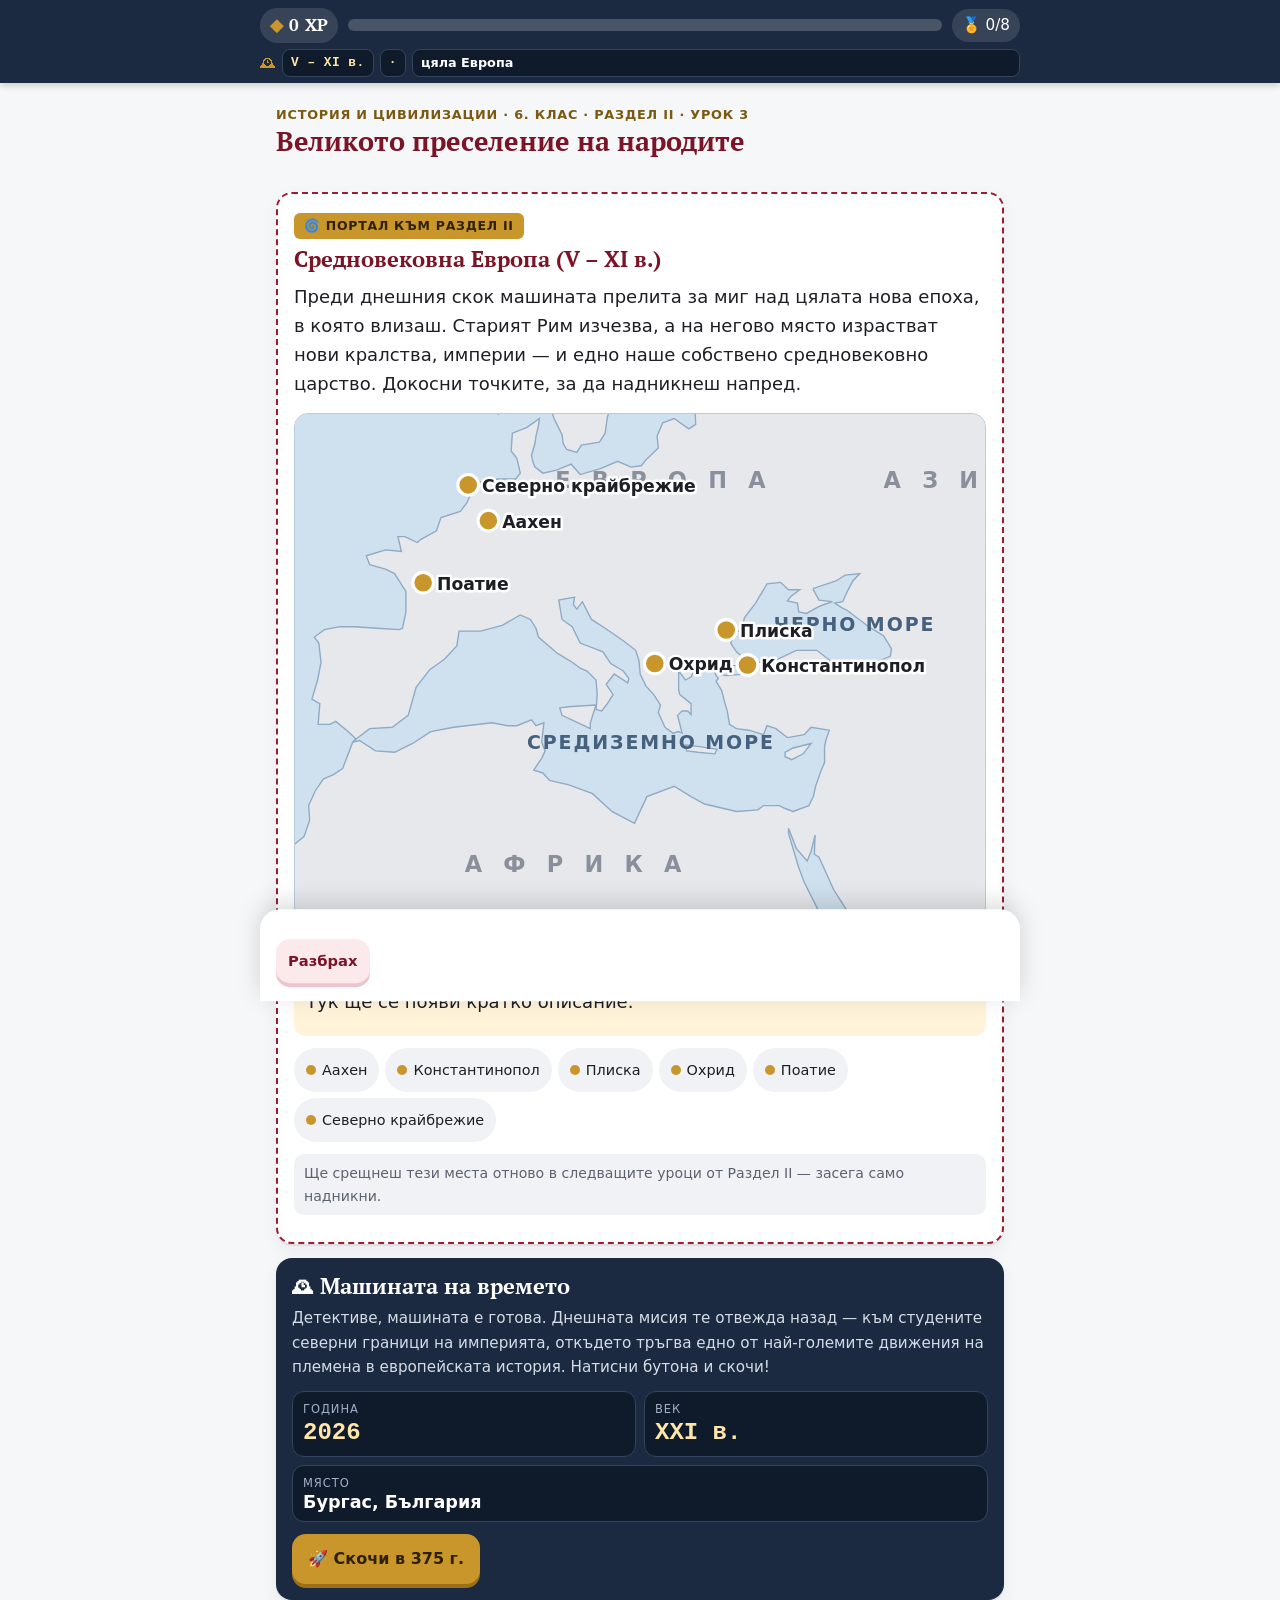
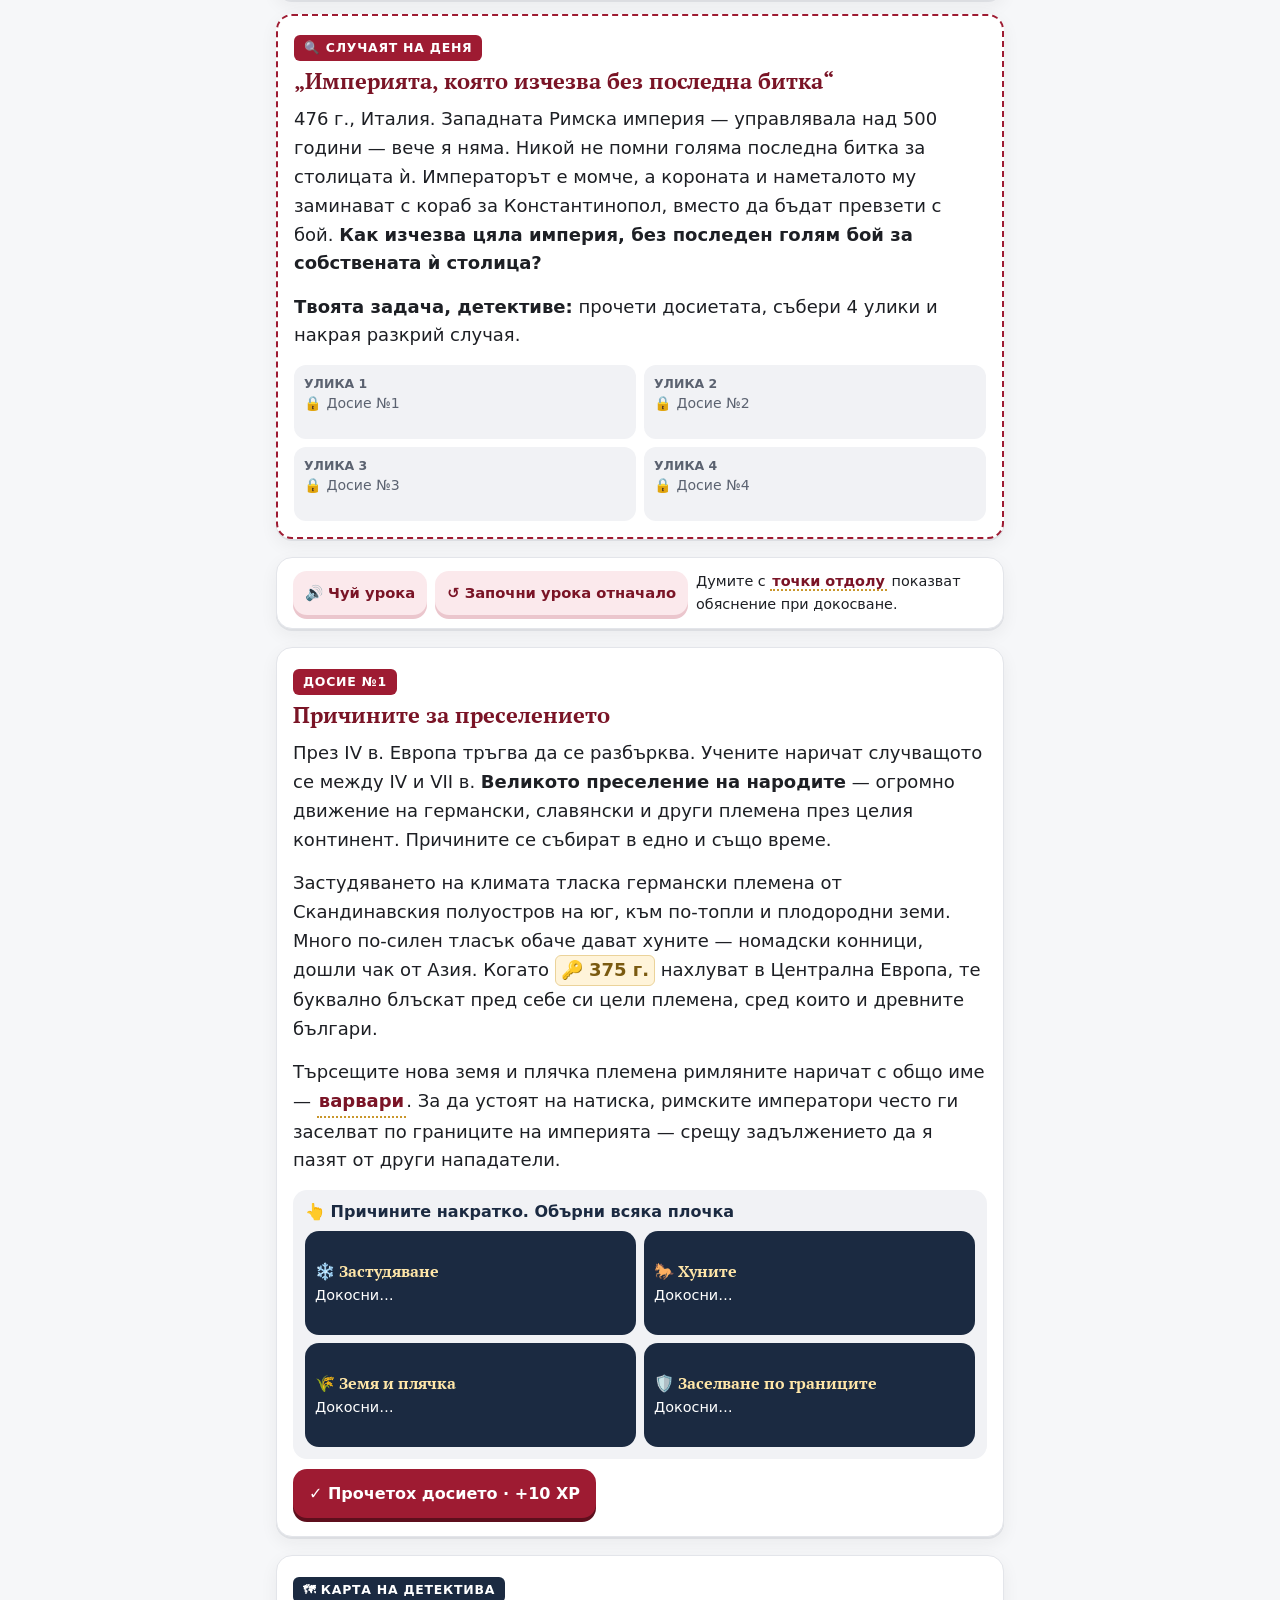
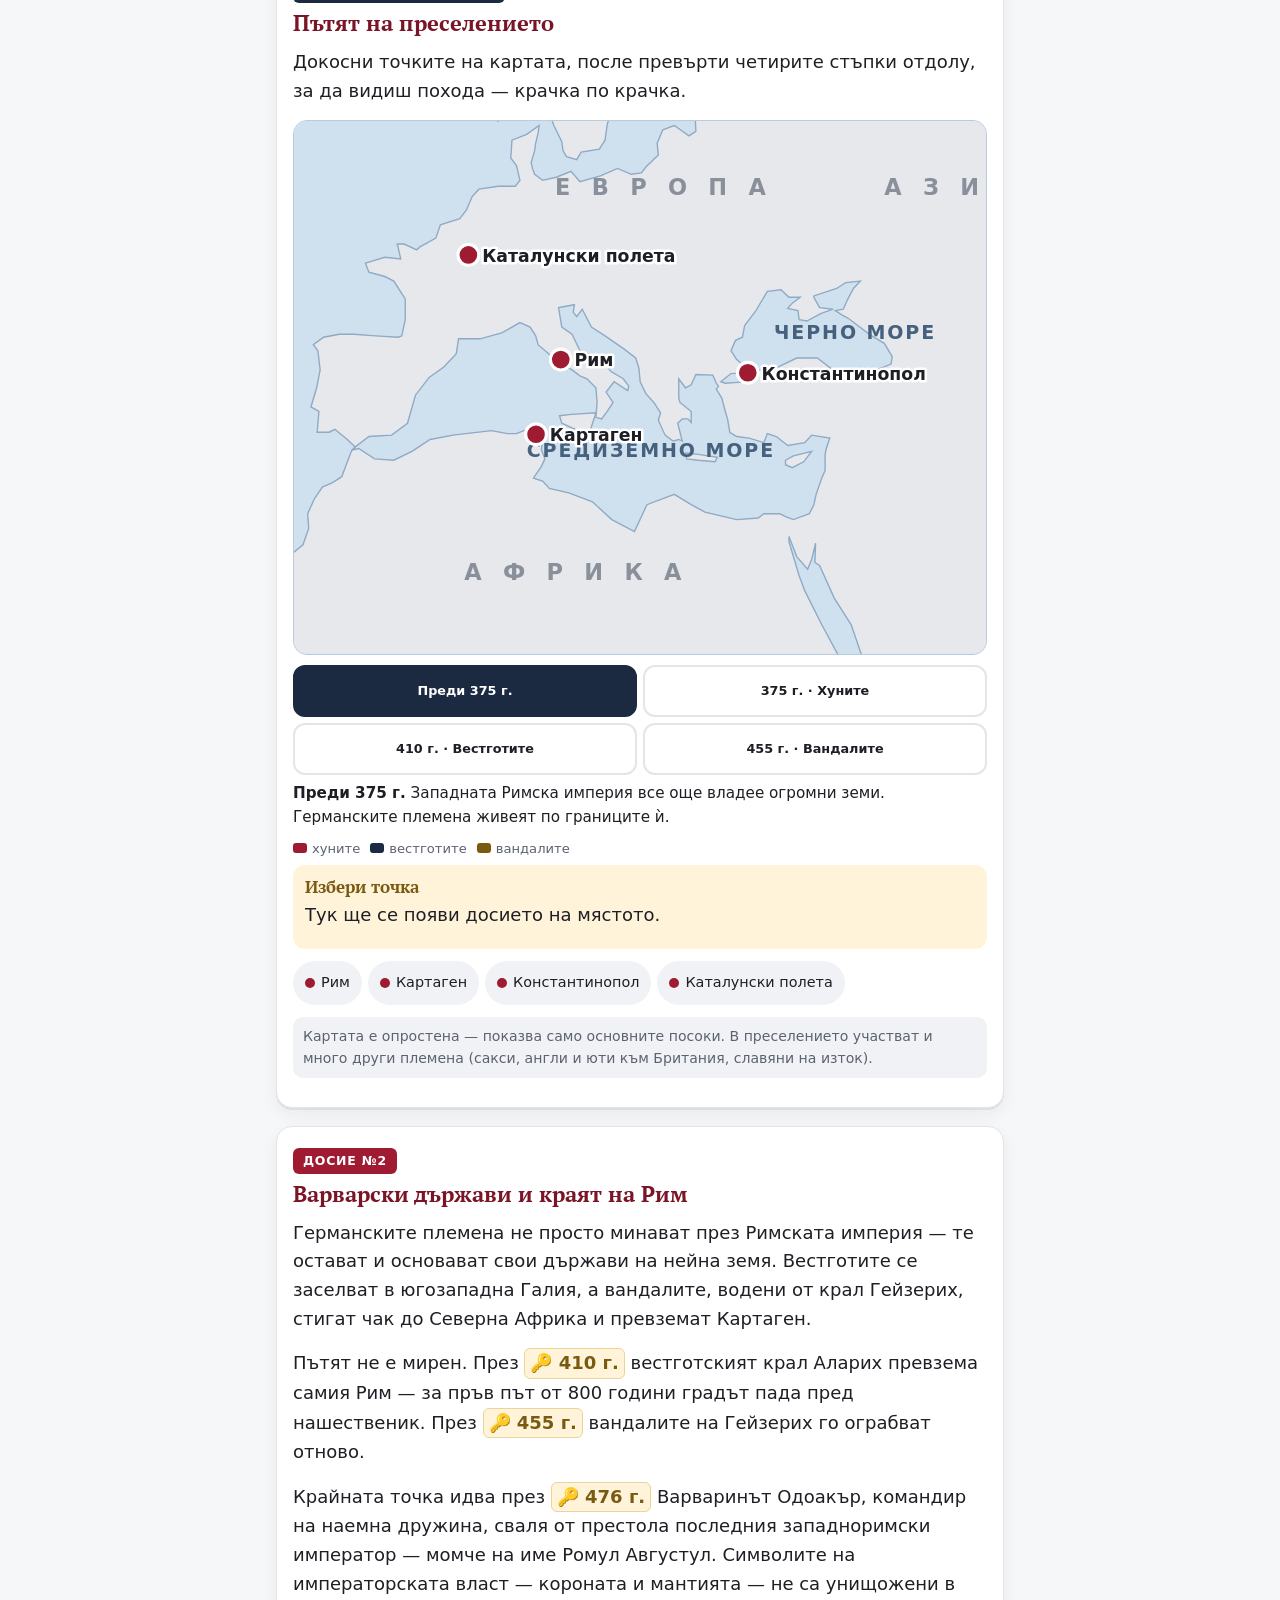
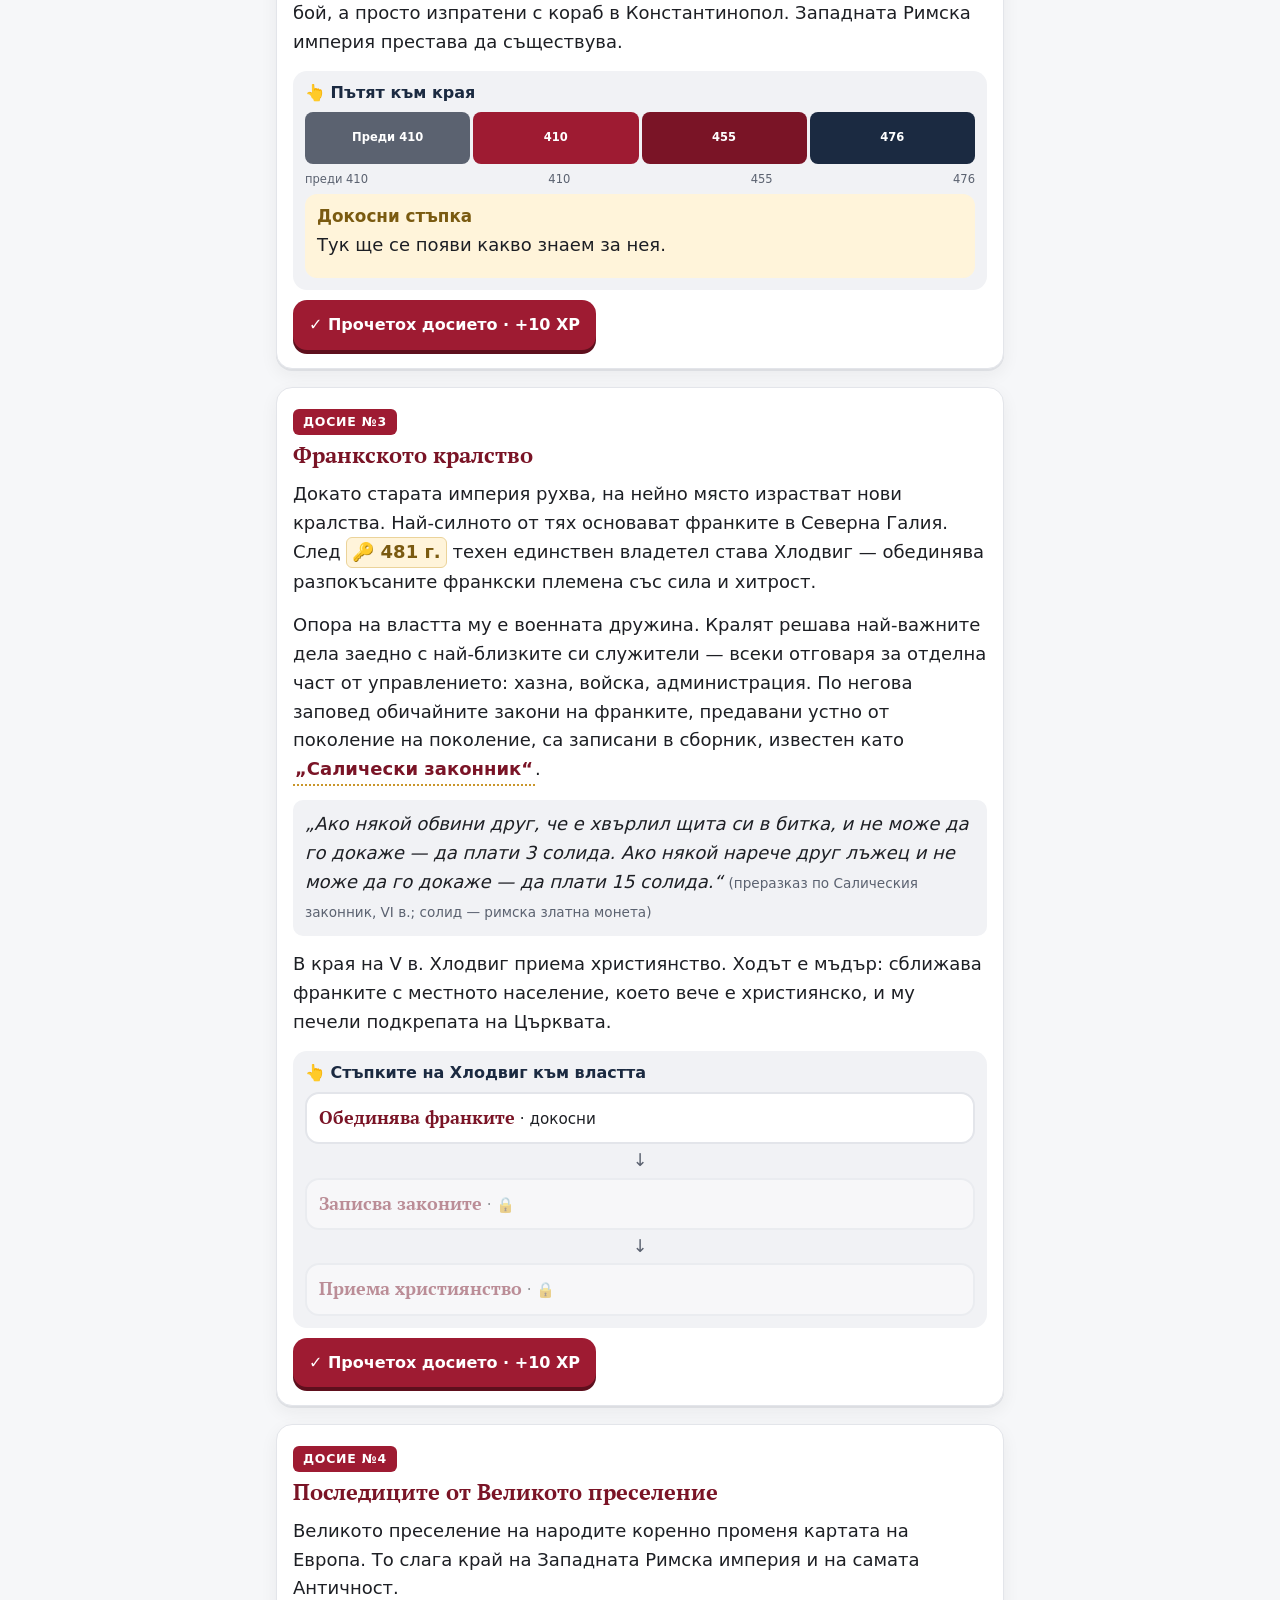
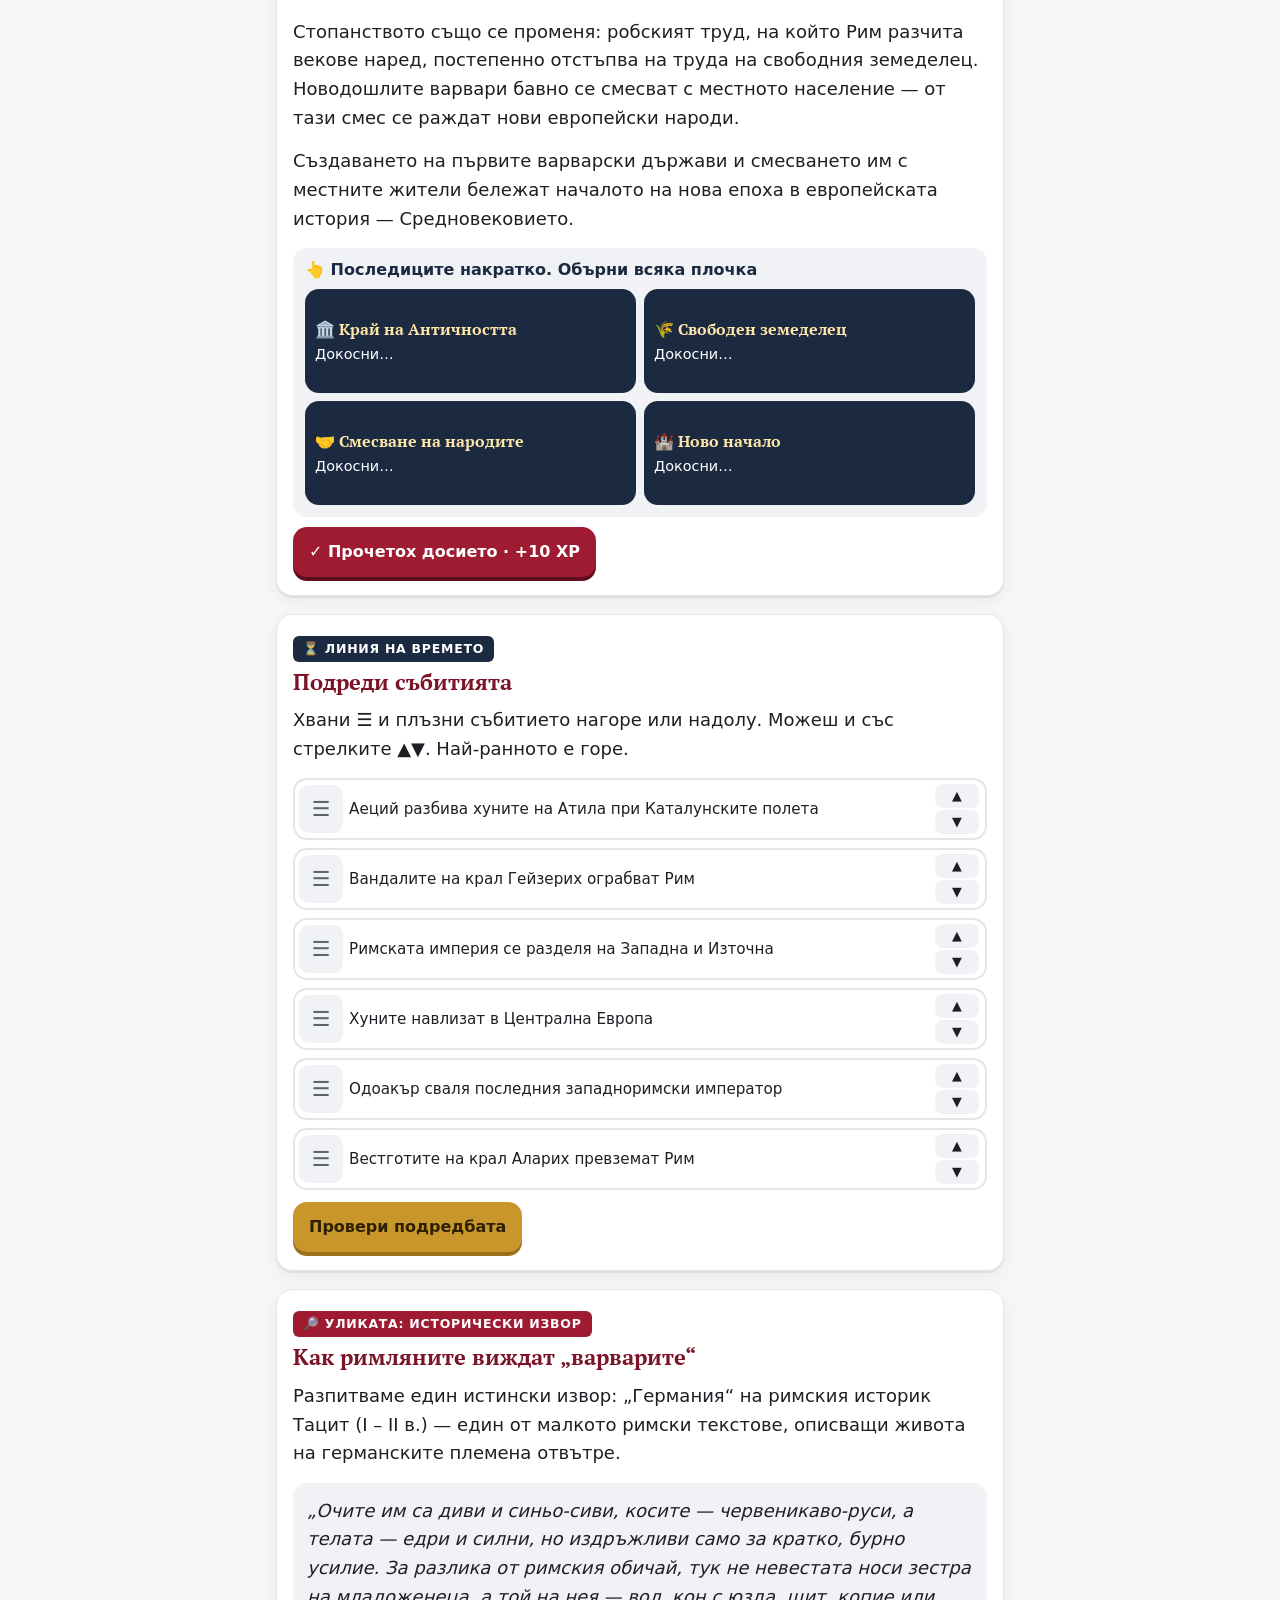
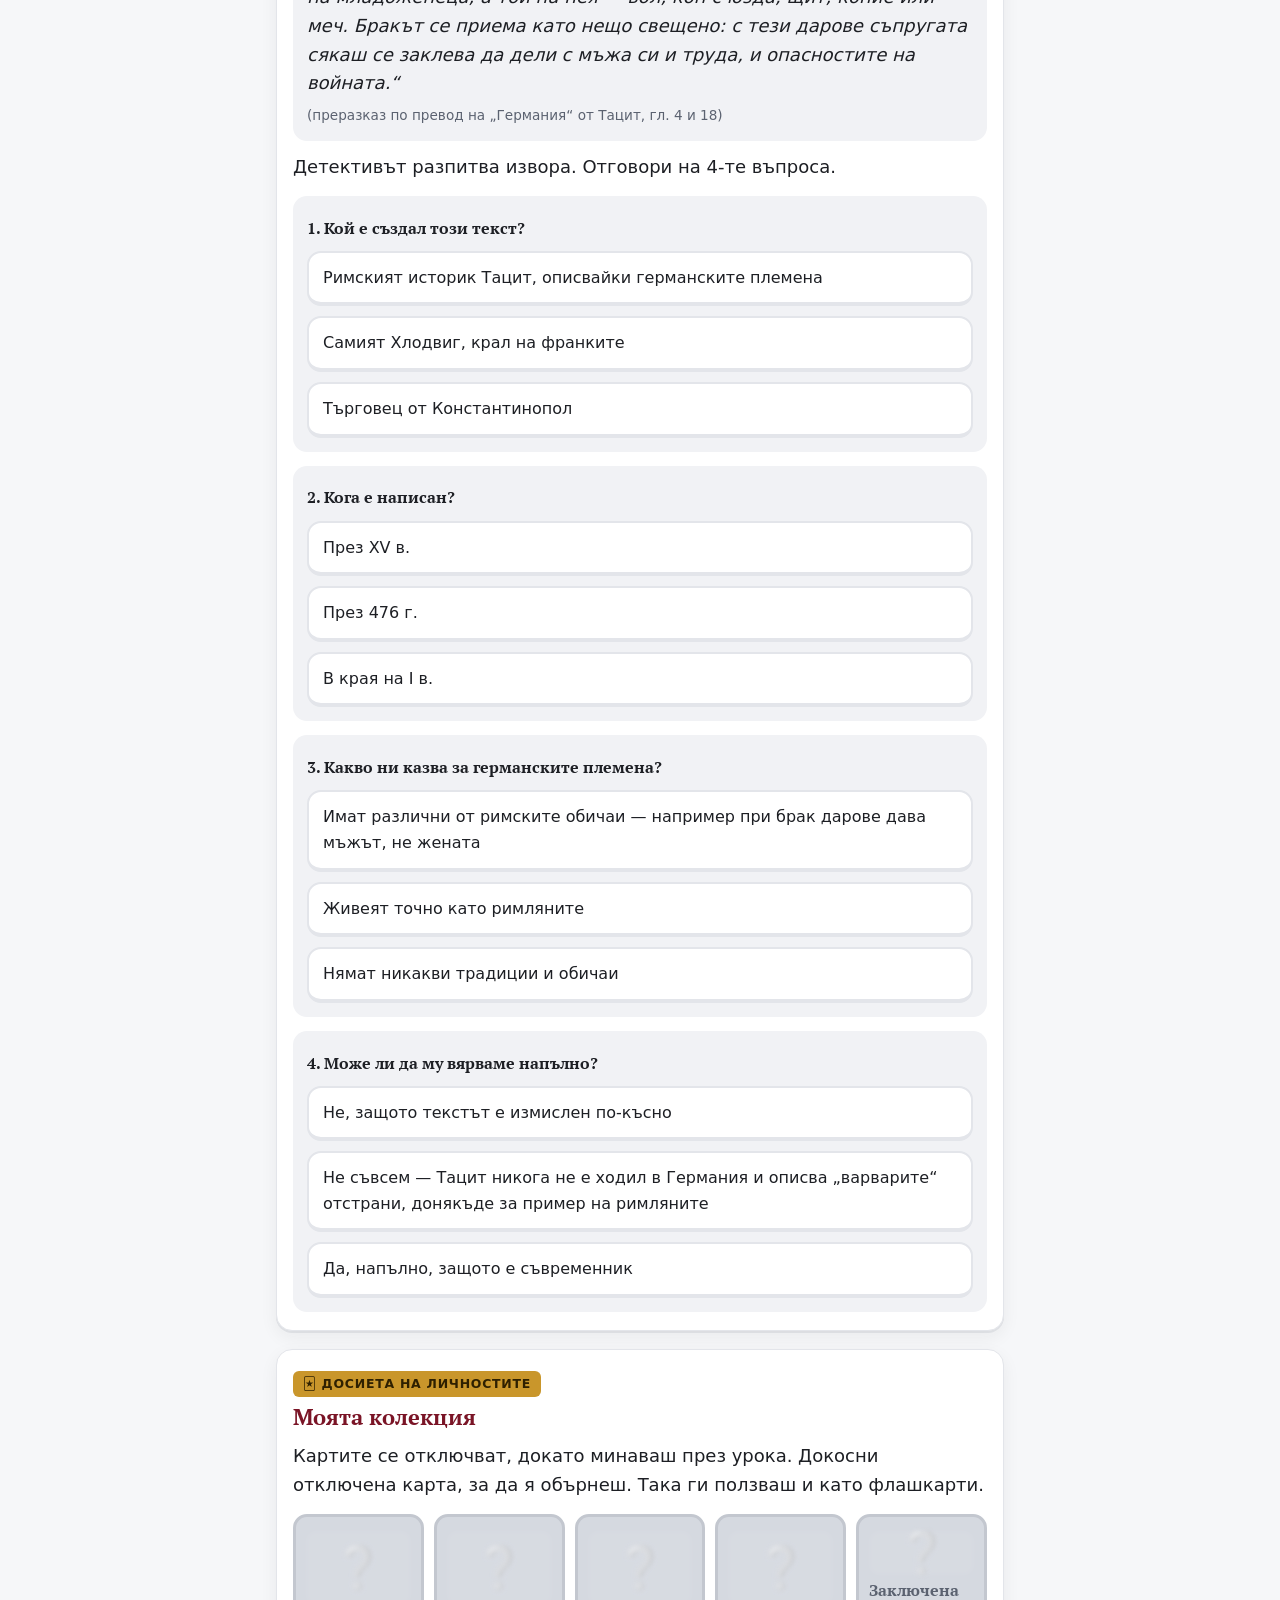
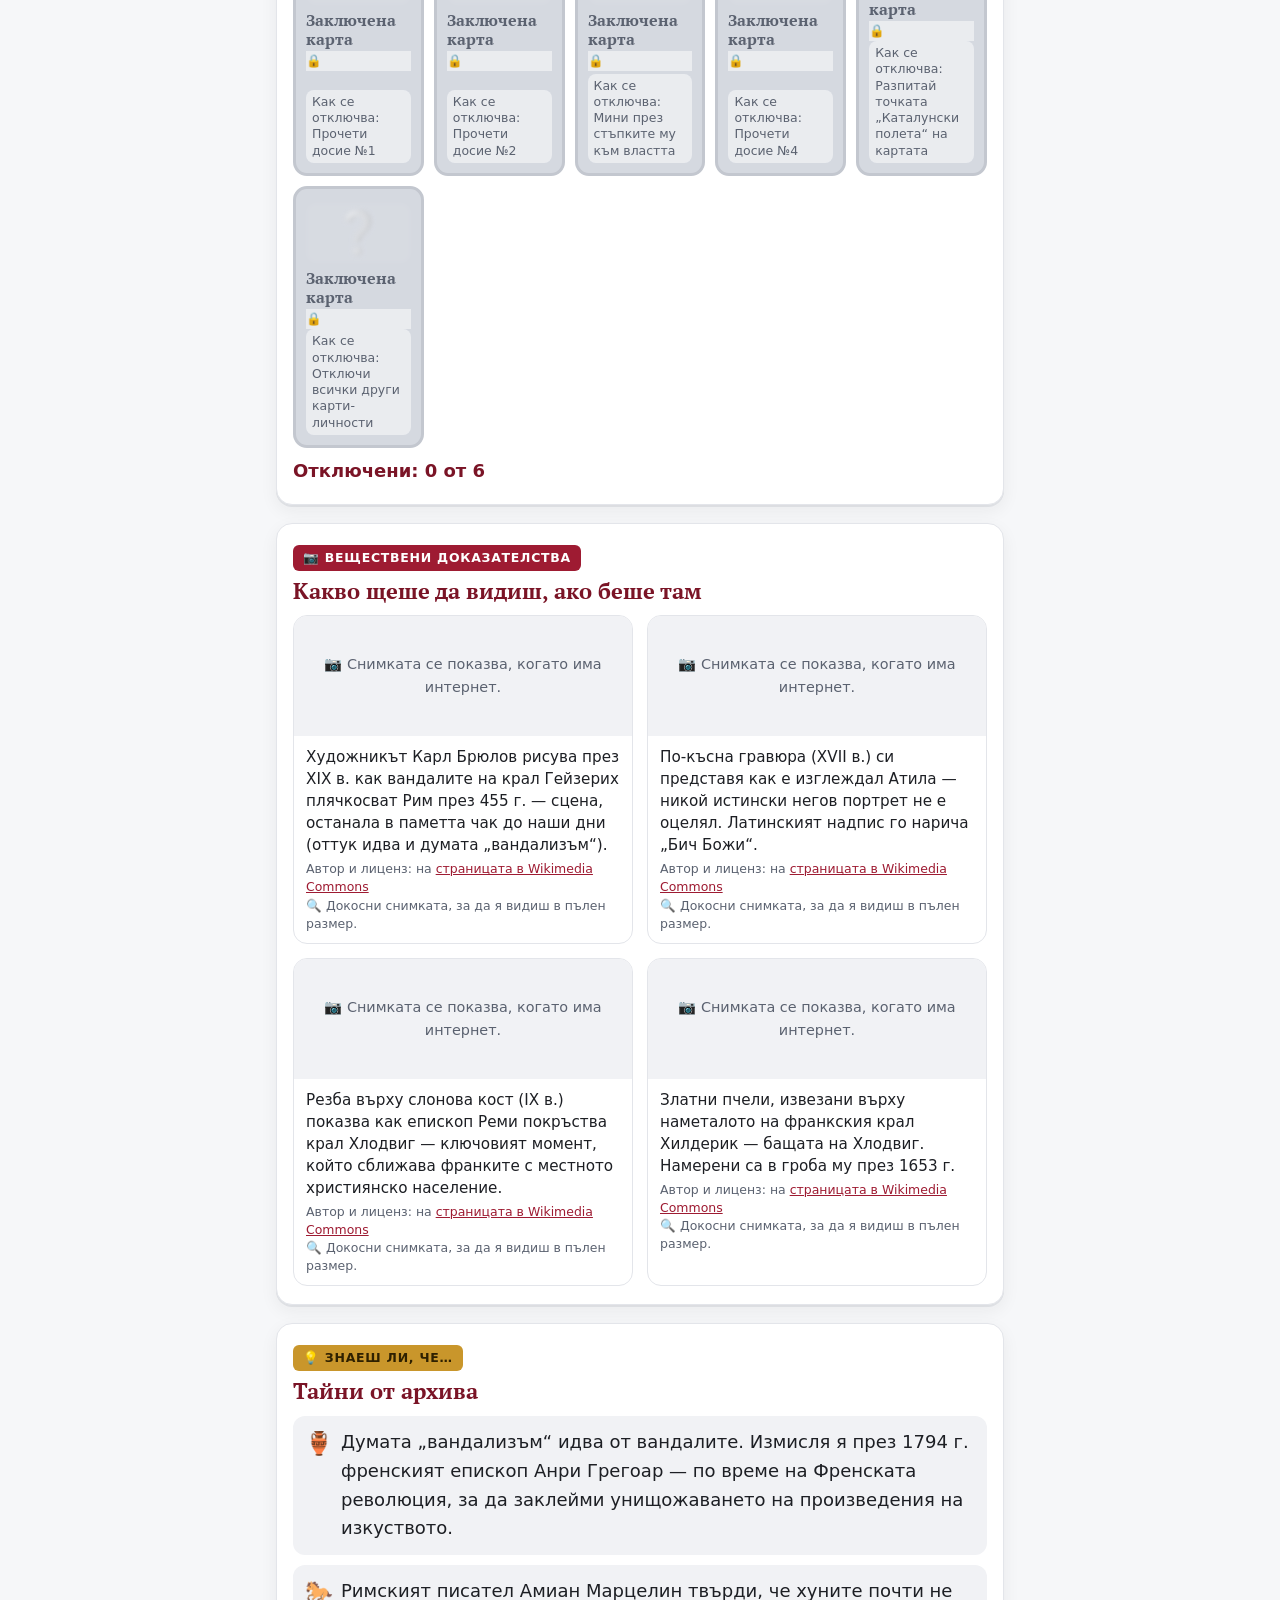
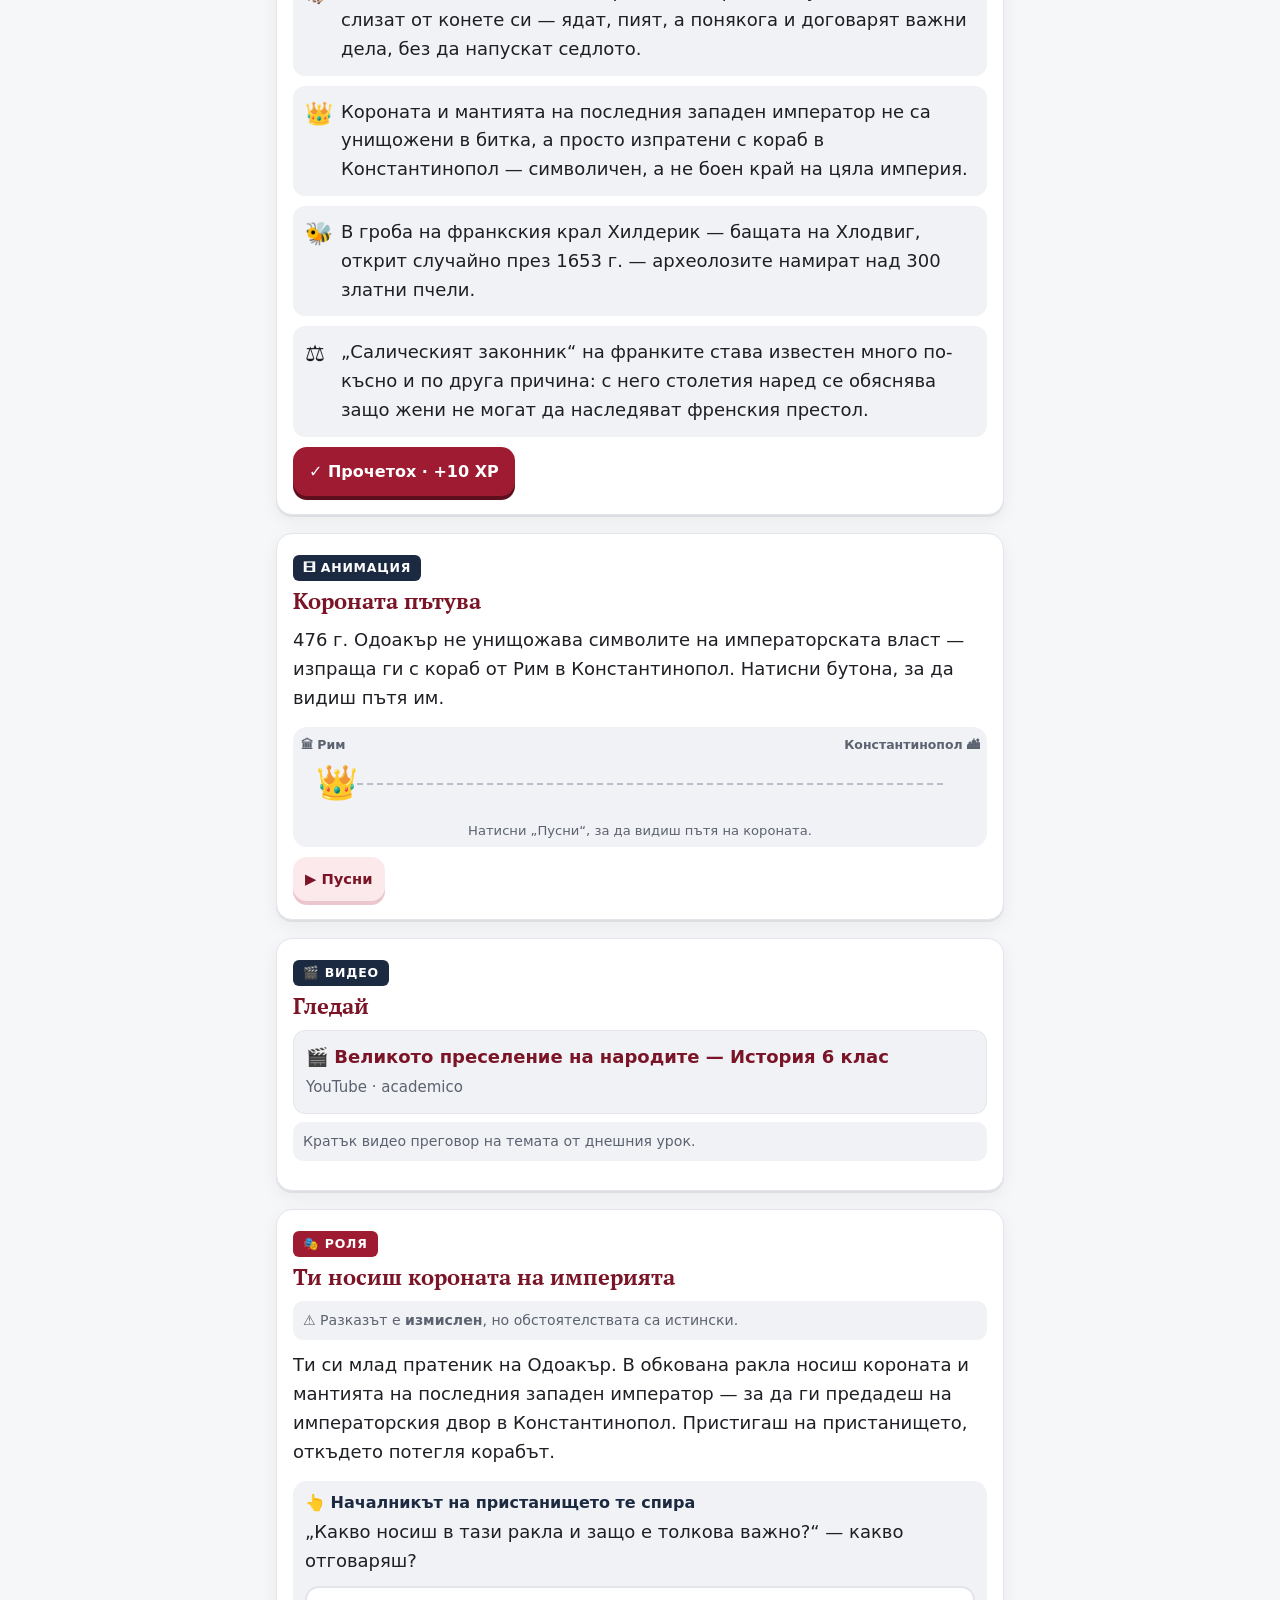
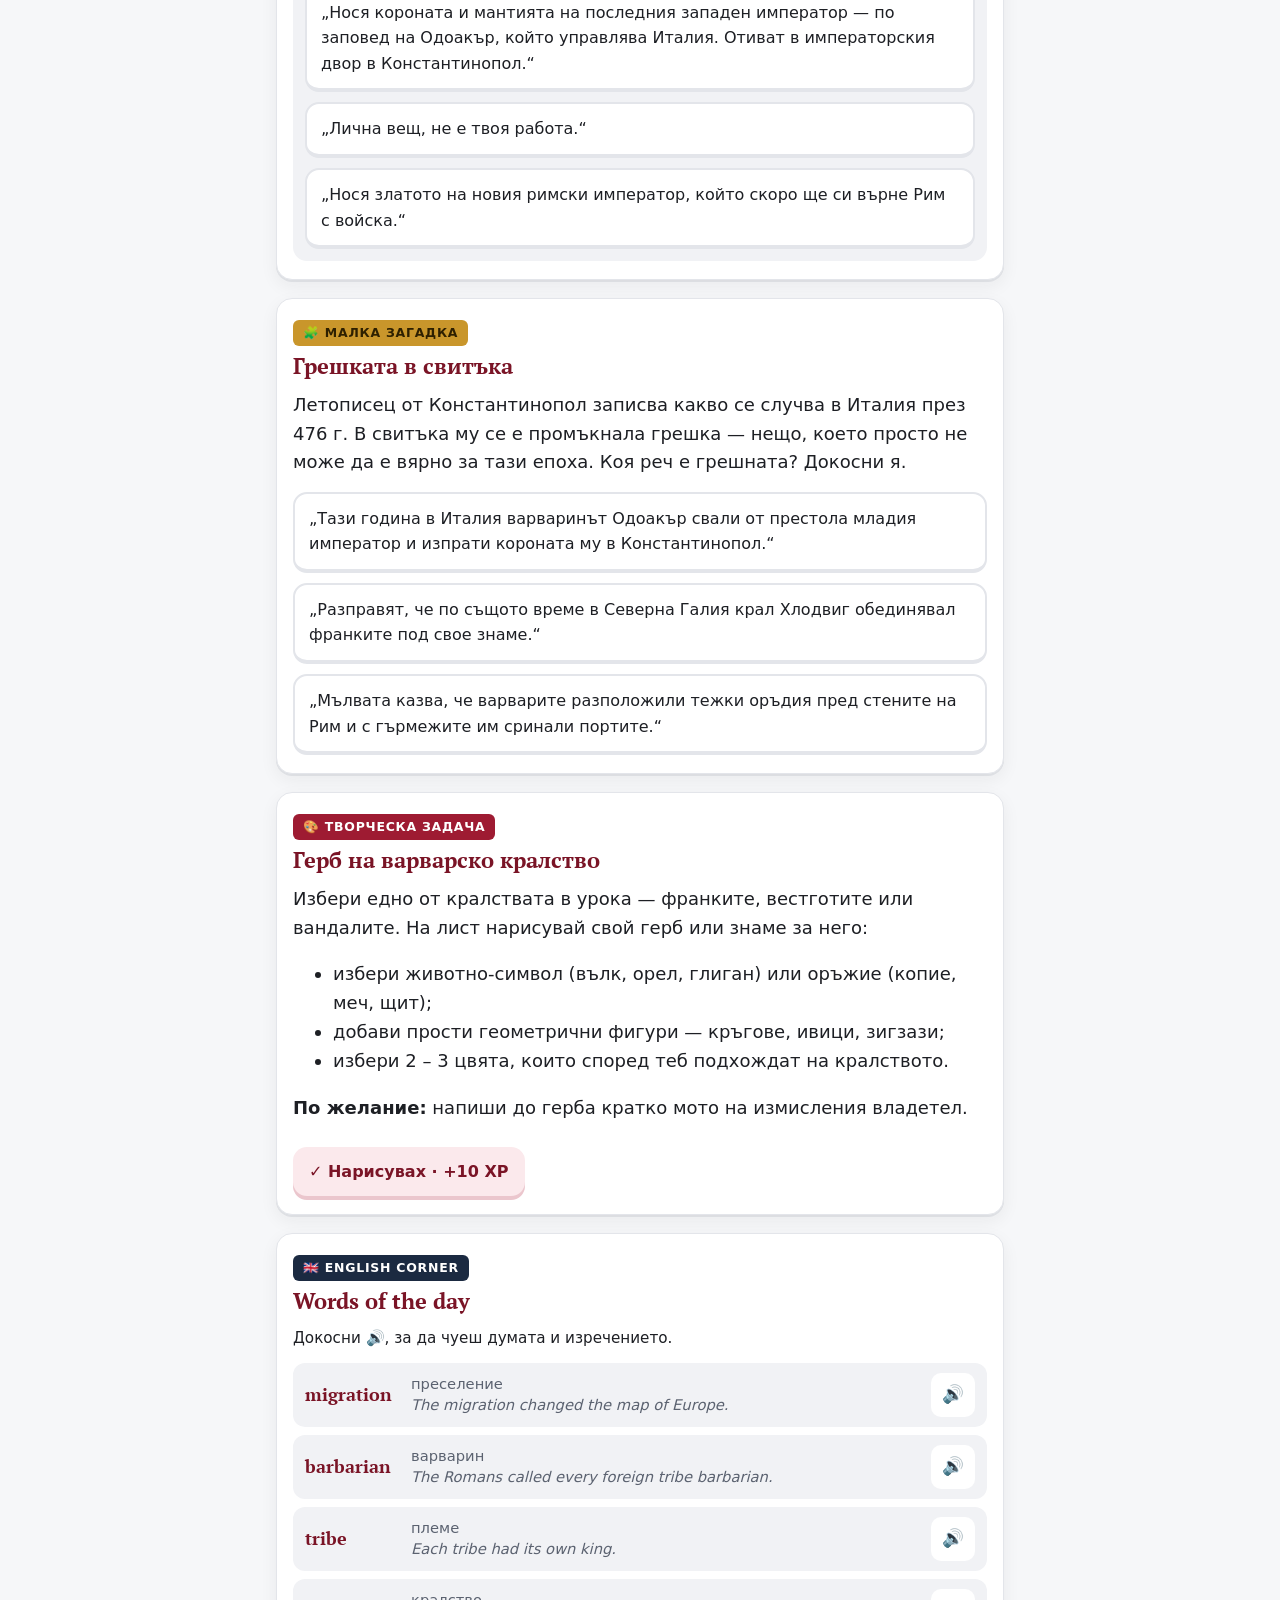
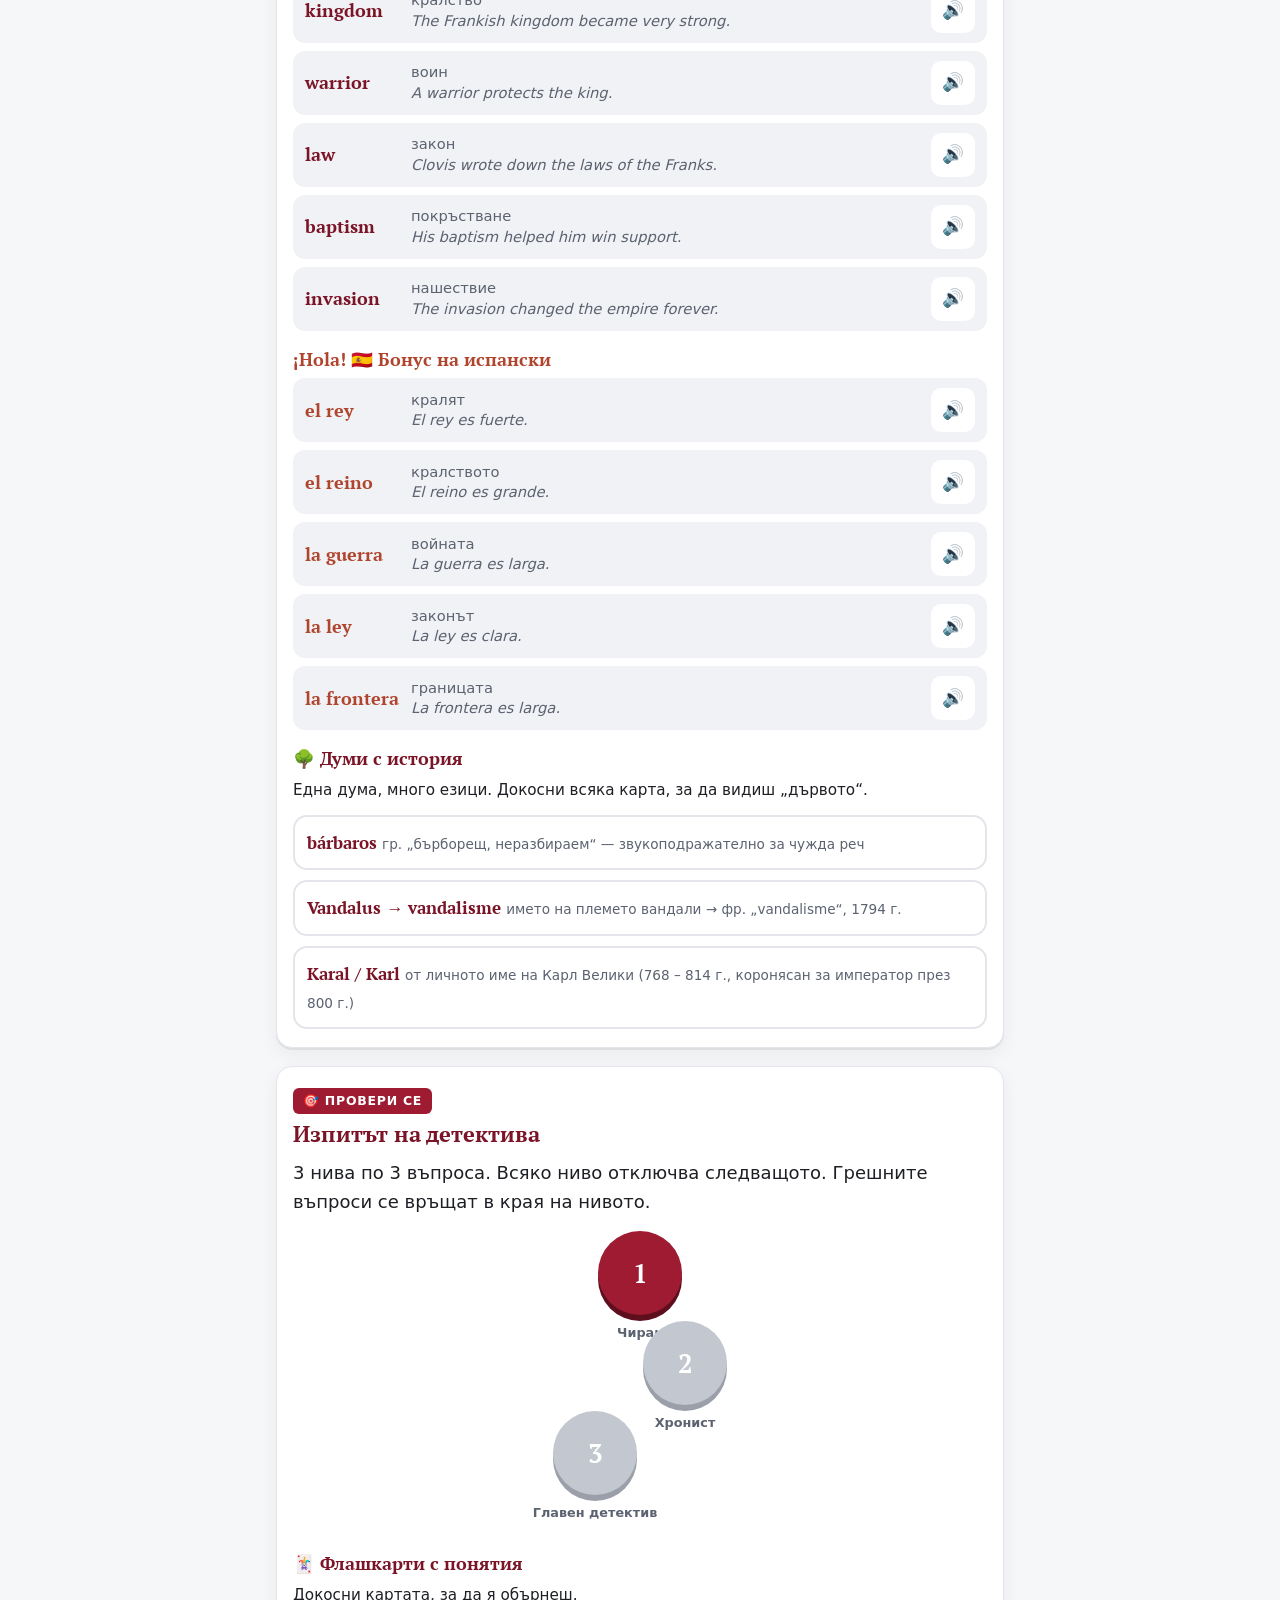
<file: istoriya-6-urok-03-velikoto-preselenie-na-narodite.html>
<!DOCTYPE html>
<html lang="bg">
<head>
<meta charset="utf-8">
<meta name="viewport" content="width=device-width, initial-scale=1, viewport-fit=cover">
<meta name="robots" content="noindex, nofollow">
<meta name="theme-color" content="#9E1B32">
<link rel="icon" href="favicon.svg" type="image/svg+xml">
<link rel="icon" href="favicon.ico" sizes="any">
<link rel="apple-touch-icon" href="apple-touch-icon.png">
<link rel="manifest" href="site.webmanifest">
<title>Урок 3 · Великото преселение на народите</title>
<link rel="preconnect" href="https://fonts.googleapis.com">
<link rel="preconnect" href="https://fonts.gstatic.com" crossorigin>
<link href="https://fonts.googleapis.com/css2?family=PT+Serif:wght@700&display=swap&subset=cyrillic" rel="stylesheet">
<style>
:root{
  --red:#9E1B32; --red-2:#7A1426; --red-soft:#FBE9EC;
  --navy:#1B2A41;
  --gold:#C9962B; --gold-soft:#FFF4DA; --gold-ink:#7A5A10;
  --paper:#F6F7F9; --card:#FFFFFF;
  --ink:#1D1F24; --muted:#5B6270; --line:#E3E5EA;
  --ok:#1E8E4E; --ok-soft:#E3F5EA;
  --bad:#D1491F; --bad-soft:#FDEBE3;
  --soft:#F1F2F5;
  --sea:#CFE0EE; --land:#E6E8EC; --west:#E3A1AC; --east:#9DB0CF; --unit:#E9CF8E;
  --r:16px; --shadow:0 2px 0 rgba(27,42,65,.08), 0 6px 18px rgba(29,31,36,.06);
  --head:"PT Serif", Georgia, "Times New Roman", serif;
  --body:system-ui, "Roboto", "Segoe UI", Arial, sans-serif;
}
*{box-sizing:border-box}
html{scroll-behavior:smooth;-webkit-text-size-adjust:100%}
body{margin:0;background:var(--paper);color:var(--ink);font:18px/1.6 var(--body);overflow-x:hidden}
h1,h2,h3{font-family:var(--head);line-height:1.2;margin:0 0 .5em;color:var(--red-2)}
h1{font-size:1.7rem}
h2{font-size:1.35rem}
h3{font-size:1.1rem}
p{margin:.5em 0 .8em}
a{color:var(--red)}
button{font:inherit;cursor:pointer;-webkit-tap-highlight-color:transparent}
img{max-width:100%}
.wrap{max-width:760px;margin:0 auto;padding:0 16px 120px}

/* ---------- Top bar + машината на времето ---------- */
.topbar{position:sticky;top:0;z-index:50;background:var(--navy);color:#fff;padding:8px 16px 6px;box-shadow:0 2px 8px rgba(0,0,0,.2)}
.topbar-in{max-width:760px;margin:0 auto;display:flex;align-items:center;gap:10px}
.xp{display:flex;align-items:center;gap:6px;font-family:var(--head);font-weight:700;font-size:1.05rem;background:rgba(255,255,255,.12);padding:4px 10px;border-radius:999px;white-space:nowrap}
.xp .gem{color:var(--gold)}
.xp.bump{animation:bump .5s}
@keyframes bump{30%{transform:scale(1.25)}}
.prog{flex:1;height:12px;background:rgba(255,255,255,.2);border-radius:999px;overflow:hidden}
.prog>i{display:block;height:100%;width:0;background:var(--gold);border-radius:999px;transition:width .6s}
.badgecount{font-size:.95rem;white-space:nowrap;background:rgba(255,255,255,.12);padding:4px 10px;border-radius:999px}
.tm{max-width:760px;margin:6px auto 0;display:flex;gap:6px;align-items:stretch;font-size:.8rem}
.tm .lbl{display:flex;align-items:center;color:var(--gold);font-size:1rem}
.tm .cell{background:#0F1A2B;border:1px solid #33455F;border-radius:8px;padding:2px 8px;overflow:hidden;display:flex;align-items:center;min-height:28px}
.tm .cell b{display:block;font-family:"Courier New",monospace;font-weight:700;color:#FFE6A8;letter-spacing:.04em;white-space:nowrap}
.tm .cell.place{flex:1;min-width:0}
.tm .cell.place b{overflow:hidden;text-overflow:ellipsis;font-family:var(--body);font-weight:600;letter-spacing:0;color:#fff}
.tm .cell b.roll{animation:roll .45s ease-out}
@keyframes roll{0%{transform:translateY(-110%);opacity:0}60%{transform:translateY(12%);opacity:1}100%{transform:translateY(0)}}
.toast{position:fixed;left:50%;top:92px;transform:translateX(-50%) translateY(-20px);opacity:0;background:var(--gold);color:#2E2000;font-family:var(--head);font-weight:700;padding:8px 16px;border-radius:999px;z-index:60;transition:.3s;pointer-events:none;box-shadow:var(--shadow);max-width:90vw;text-align:center}
.toast.show{opacity:1;transform:translateX(-50%) translateY(0)}

/* ---------- Hero ---------- */
.hero{padding:22px 0 6px}
.kicker{font-family:var(--body);font-weight:700;color:var(--gold-ink);letter-spacing:.06em;text-transform:uppercase;font-size:.8rem}
.board{background:var(--navy);color:#fff;border-radius:var(--r);padding:16px;margin:14px 0;box-shadow:var(--shadow)}
.board h2{color:#fff;margin-bottom:6px}
.board p{color:#D6DCE6;margin:.3em 0 .8em;font-size:.95rem}
.dials{display:grid;grid-template-columns:1fr 1fr;gap:8px;margin:10px 0 12px}
.dial{background:#0F1A2B;border:1px solid #33455F;border-radius:12px;padding:8px 10px;overflow:hidden}
.dial small{display:block;color:#9FB0C8;font-size:.72rem;text-transform:uppercase;letter-spacing:.08em}
.dial b{display:block;font-family:"Courier New",monospace;font-size:1.5rem;color:#FFE6A8;line-height:1.2}
.dial.wide{grid-column:1/-1}
.dial.wide b{font-family:var(--body);font-size:1.1rem;color:#fff}
.dial b.roll{animation:roll .45s ease-out}
.case{background:var(--card);border:2px dashed var(--red);border-radius:var(--r);padding:16px;margin:14px 0;box-shadow:var(--shadow)}
.clues{display:grid;grid-template-columns:1fr 1fr;gap:8px;margin-top:10px}
.clue{border-radius:12px;padding:10px;font-size:.88rem;line-height:1.4;background:var(--soft);color:var(--muted);min-height:74px}
.clue b{display:block;font-family:var(--body);color:var(--muted);font-size:.78rem;margin-bottom:2px}
.clue.on{background:var(--gold-soft);color:var(--ink);animation:pop .4s}
.clue.on b{color:var(--gold-ink)}
@keyframes pop{0%{transform:scale(.9)}60%{transform:scale(1.05)}}

/* ---------- Cards ---------- */
.card{background:var(--card);border-radius:var(--r);padding:18px 16px;margin:18px 0;box-shadow:var(--shadow);border:1px solid var(--line)}
.dossier-tag{display:inline-block;font-family:var(--body);font-weight:700;font-size:.78rem;color:#fff;background:var(--red);padding:3px 10px;border-radius:6px;margin-bottom:8px;letter-spacing:.06em}
.dossier-tag.navy{background:var(--navy)}
.dossier-tag.gold{background:var(--gold);color:#2E2000}
.row{display:flex;gap:8px;flex-wrap:wrap;align-items:center}
.btn{border:0;border-radius:14px;padding:12px 16px;min-height:48px;font-family:var(--body);font-weight:700;font-size:1rem;background:var(--red);color:#fff;box-shadow:0 4px 0 #5E0F1D;transition:transform .08s}
.btn:active{transform:translateY(3px);box-shadow:0 1px 0 #5E0F1D}
.btn.ghost{background:var(--red-soft);color:var(--red-2);box-shadow:0 4px 0 #EBC6CD}
.btn.gold{background:var(--gold);color:#2E2000;box-shadow:0 4px 0 #9A7118}
.btn.navy{background:var(--navy);box-shadow:0 4px 0 #0B1320}
.btn.done{background:var(--ok);box-shadow:0 4px 0 #146638}
.btn[disabled]{opacity:.6;cursor:default}
.btn.small{min-height:44px;padding:8px 12px;font-size:.92rem}
.readbtn{margin-top:10px}
.term{background:none;border:0;padding:0 2px;color:var(--red-2);font-weight:700;border-bottom:2px dotted var(--gold);font-size:inherit;line-height:inherit}
.hl{background:var(--gold-soft);padding:0 4px;border-radius:4px}
.key{display:inline-block;background:var(--gold-soft);color:var(--gold-ink);font-weight:700;border:1px solid #EBD39A;border-radius:6px;padding:0 5px;white-space:nowrap}
.task{background:var(--soft);border-radius:14px;padding:12px;margin-top:14px}
.task h3{font-size:1rem;margin-bottom:6px;color:var(--navy);font-family:var(--body)}
.note{font-size:.88rem;color:var(--muted);background:var(--soft);border-radius:10px;padding:8px 10px}

/* ribbons (стъпки, периоди) */
.ribbon{display:flex;gap:3px;margin:10px 0 6px}
.ribbon button{border:0;border-radius:8px;min-height:52px;padding:4px 2px;font-size:.72rem;font-weight:700;color:#fff;line-height:1.15;position:relative;min-width:0;overflow:hidden}
.ribbon button.seen:after{content:"✓";position:absolute;top:1px;right:4px;font-size:.7rem}
.ribbon button.active{outline:3px solid var(--gold);outline-offset:1px}
.ribticks{display:flex;justify-content:space-between;font-size:.72rem;color:var(--muted);margin-bottom:6px}
.infobox{background:var(--gold-soft);border-radius:12px;padding:12px;min-height:84px;margin-top:6px}
.infobox h3{margin:0 0 4px;color:var(--gold-ink);font-size:1.05rem}
.infobox p{margin:0}

/* flip tiles */
.tiles{display:grid;grid-template-columns:1fr 1fr;gap:8px;margin-top:10px}
.tile{border:0;border-radius:14px;min-height:104px;padding:10px;text-align:left;background:var(--navy);color:#fff;font-size:.9rem;line-height:1.35}
.tile b{display:block;font-family:var(--head);font-size:1.02rem;margin-bottom:4px;color:#FFE6A8}
.tile.open{background:var(--gold-soft);color:var(--ink);animation:pop .35s}
.tile.open b{color:var(--gold-ink)}

/* sorter */
.sorter{background:var(--soft);border-radius:14px;padding:12px;margin-top:10px}
.sortcard{background:#fff;border:2px solid var(--line);border-radius:12px;padding:12px;min-height:64px;font-weight:600;text-align:center;display:flex;align-items:center;justify-content:center}
.sortbtns{display:grid;grid-template-columns:1fr 1fr;gap:8px;margin-top:10px}
.cols{display:grid;grid-template-columns:1fr 1fr;gap:8px;margin-top:12px}
.col{border-radius:12px;padding:8px;font-size:.82rem;line-height:1.35;min-height:60px}
.col h4{margin:0 0 4px;font-size:.85rem}
.col.w{background:var(--red-soft)}.col.w h4{color:var(--red-2)}
.col.e{background:#E6ECF5}.col.e h4{color:var(--navy)}
.col div{margin-bottom:4px}

/* names chain */
.chain{display:grid;gap:8px;margin-top:10px}
.chain button{border:2px solid var(--line);background:#fff;border-radius:14px;min-height:52px;text-align:left;padding:10px 12px;font-size:.95rem;color:var(--ink)}
.chain button b{font-family:var(--head);color:var(--red-2);font-size:1.1rem}
.chain button[disabled]{opacity:.45}
.chain button.open{border-color:var(--gold);background:var(--gold-soft);opacity:1}
.chain .arrow{text-align:center;color:var(--muted);font-size:1.1rem;line-height:1}

/* map */
.mapbox{background:var(--sea);border-radius:14px;overflow:hidden;border:1px solid #B7CCE0;touch-action:manipulation}
.mapbox svg{display:block;width:100%;height:auto}
.maplabel{font:700 11px var(--body);fill:#46617E;letter-spacing:.1em;pointer-events:none}
.regionlabel{font:800 11px var(--body);letter-spacing:.06em;paint-order:stroke;stroke:#fff;stroke-width:3px;stroke-linejoin:round;pointer-events:none}
.contlabel{font:700 13px var(--body);fill:#8A909B;letter-spacing:.3em;pointer-events:none}
.river{fill:none;stroke:#7FA8CB;stroke-width:1.3;pointer-events:none}
.coast{fill:none;stroke:#8FAAC4;stroke-width:.8;pointer-events:none}
.mk{cursor:pointer}
.mk .dot{stroke:#fff;stroke-width:1.8}
.mk .halo{fill:none;stroke-width:2.5;opacity:0}
.mk.active .halo{opacity:1;animation:ring 1.2s infinite}
@keyframes ring{0%{r:6;opacity:1}100%{r:18;opacity:0}}
.mk.seen .dot{stroke:var(--ink)}
.mk.fallen .dot{fill:#fff!important;stroke-width:3}
.mk text{font:700 10px var(--body);fill:var(--ink);paint-order:stroke;stroke:#fff;stroke-width:3px;stroke-linejoin:round;pointer-events:none}
.chips{display:flex;flex-wrap:wrap;gap:6px;margin:12px 0}
.chip{border:0;border-radius:999px;padding:8px 12px;min-height:44px;font-size:.9rem;background:var(--soft);color:var(--ink);display:inline-flex;align-items:center;gap:6px}
.chip i{width:10px;height:10px;border-radius:50%;display:inline-block;flex:none}
.chip.seen{background:#E6ECF5}
.chip.active{background:var(--navy);color:#fff}
.legend{display:flex;flex-wrap:wrap;gap:10px;font-size:.82rem;color:var(--muted);margin-top:8px}
.legend span{display:inline-flex;align-items:center;gap:5px}
.legend i{width:14px;height:10px;border-radius:3px;display:inline-block}
.steps{display:grid;grid-template-columns:repeat(2,1fr);gap:6px;margin-top:10px}
.steps button{border:2px solid var(--line);background:#fff;border-radius:12px;min-height:52px;padding:4px;font-size:.8rem;font-weight:700;line-height:1.2;color:var(--ink)}
.steps button.active{border-color:var(--navy);background:var(--navy);color:#fff}
.steps button.seen:not(.active){border-color:var(--gold)}
input[type=range]{width:100%;height:44px;accent-color:var(--red);margin:6px 0 0}
.stepcap{font-size:.95rem;margin:6px 0 0;min-height:3em}

/* routes on the map (Великото преселение) */
.routes path{fill:none;stroke-width:2.6;stroke-linecap:round;opacity:0;stroke-dasharray:1;stroke-dashoffset:1;transition:opacity .3s}
.routes path.show{opacity:1;stroke-dashoffset:0;animation:draw .9s ease forwards}
.routes path.huns{stroke:var(--red)}
.routes path.vest{stroke:var(--navy)}
.routes path.vand{stroke:var(--gold-ink)}
@keyframes draw{from{stroke-dashoffset:1}to{stroke-dashoffset:0}}

/* timeline sorting */
.sortl{list-style:none;padding:0;margin:12px 0;display:grid;gap:8px;position:relative}
.sitem{display:flex;align-items:center;gap:6px;background:#fff;border:2px solid var(--line);border-radius:14px;padding:4px 6px 4px 4px;min-height:56px;position:relative;touch-action:pan-y;user-select:none;-webkit-user-select:none}
.sitem.dragging{z-index:5;box-shadow:0 10px 24px rgba(0,0,0,.18);border-color:var(--gold);transition:none}
.sitem .handle{flex:none;width:44px;height:48px;display:flex;align-items:center;justify-content:center;font-size:1.3rem;color:var(--muted);touch-action:none;cursor:grab;border-radius:10px;background:var(--soft)}
.sitem .txt{flex:1;font-size:.95rem;line-height:1.3}
.sitem .yr{display:none;font-weight:800;color:var(--gold-ink);margin-right:4px}
.sitem .mv{flex:none;display:flex;flex-direction:column;gap:2px}
.sitem .mv button{border:0;background:var(--soft);border-radius:8px;width:44px;height:24px;font-size:.8rem;color:var(--ink);padding:0}
.sitem.ok{border-color:var(--ok);background:var(--ok-soft)}
.sitem.bad{border-color:var(--bad);background:var(--bad-soft)}
.sitem .mark{flex:none;font-weight:800;width:18px;text-align:center}
.sorted .sitem .yr{display:inline}

/* quiz/options */
.stage{background:var(--soft);border-radius:14px;padding:14px;margin-top:10px}
.opts{display:grid;gap:10px;margin-top:10px}
.opt{border:2px solid var(--line);border-bottom-width:4px;background:#fff;border-radius:14px;padding:12px 14px;min-height:52px;text-align:left;font-size:1rem;color:var(--ink)}
.opt:active{transform:translateY(2px)}
.opt.right{border-color:var(--ok);background:var(--ok-soft)}
.opt.right:before{content:"✓ ";color:var(--ok);font-weight:800}
.opt.wrong{border-color:var(--bad);background:var(--bad-soft)}
.opt.wrong:before{content:"✗ ";color:var(--bad);font-weight:800}
.opt[disabled]{cursor:default}
.fb{border-radius:14px;padding:12px 14px;margin-top:12px;display:none}
.fb.ok{display:block;background:var(--ok-soft);border:2px solid var(--ok)}
.fb.bad{display:block;background:var(--bad-soft);border:2px solid var(--bad)}
.fb b{font-family:var(--body)}
.fb.ok b{color:#146638}.fb.bad b{color:#9C3312}
.fb.ok b:before{content:"✓ "}.fb.bad b:before{content:"✗ "}
.qhead{display:flex;justify-content:space-between;align-items:center;gap:8px;font-size:.9rem;color:var(--muted)}
.qprog{height:14px;background:#DDE1E7;border-radius:999px;overflow:hidden;margin:8px 0 12px}
.qprog i{display:block;height:100%;width:0;background:var(--ok);transition:width .4s}
.qtext{font-family:var(--head);font-weight:700;font-size:1.12rem;color:var(--ink);margin:.3em 0}
.path{display:flex;flex-direction:column;align-items:center;gap:6px;margin:14px 0}
.node{width:84px;height:84px;border-radius:50%;border:0;font-family:var(--head);font-weight:700;font-size:1.6rem;color:#fff;background:var(--red);box-shadow:0 6px 0 #5E0F1D;position:relative}
.node:nth-child(2){margin-left:90px}.node:nth-child(3){margin-right:90px}
.node[disabled]{background:#C3C7CF;box-shadow:0 6px 0 #9A9FA9;cursor:default}
.node.done{background:var(--gold);box-shadow:0 6px 0 #9A7118;color:#2E2000}
.node span{position:absolute;top:92px;left:50%;transform:translateX(-50%);white-space:nowrap;font-size:.8rem;color:var(--muted);font-weight:700;font-family:var(--body)}
.pathwrap{padding-bottom:26px}

/* source clue */
.qblock{margin-top:14px}
.qblock .qtext{font-size:1.02rem}

/* personality cards */
.pcards{display:grid;grid-template-columns:repeat(auto-fill,minmax(128px,1fr));gap:10px;margin-top:10px}
.pcard{perspective:900px;height:262px;border:0;padding:0;background:none;text-align:left}
.pcard-in{position:relative;width:100%;height:100%;transition:transform .5s;transform-style:preserve-3d}
.pcard.flip .pcard-in{transform:rotateY(180deg)}
.pface{position:absolute;inset:0;backface-visibility:hidden;-webkit-backface-visibility:hidden;border-radius:14px;padding:10px;overflow:hidden;display:flex;flex-direction:column}
.pfront{background:linear-gradient(160deg,var(--red) 0%,var(--red-2) 100%);color:#fff;border:3px solid var(--gold)}
.pfront .av{font-size:2.6rem;line-height:1;margin:4px 0 6px;height:74px;display:flex;align-items:center;justify-content:center;background:rgba(255,255,255,.12);border-radius:10px;overflow:hidden}
.pfront .av img{width:100%;height:100%;object-fit:cover;object-position:top}
.pfront b{font-family:var(--head);font-size:1rem;line-height:1.2}
.pfront small{color:#FFE6A8;font-size:.78rem;display:block;margin-top:2px}
.pfront .sp{margin-top:auto;font-size:.78rem;background:rgba(0,0,0,.2);border-radius:8px;padding:4px 6px;line-height:1.3}
.pback{overflow-y:auto;background:var(--gold-soft);color:var(--ink);transform:rotateY(180deg);font-size:.76rem;line-height:1.35;border:3px solid var(--gold)}
.pback b{font-family:var(--head);color:var(--red-2);font-size:.95rem;margin-bottom:4px}
.pcard.locked .pfront{background:#D5D9E0;color:var(--muted);border-color:#C3C7CF}
.pcard.locked .pfront .av{filter:grayscale(1) blur(2px);opacity:.5}
.pcard.locked .pfront small,.pcard.locked .pfront .sp{color:var(--muted);background:rgba(255,255,255,.5)}
.pcard.new .pfront{animation:pop .5s}

/* gallery */
.gallery{display:grid;gap:14px}
figure{margin:0;background:var(--card);border-radius:14px;overflow:hidden;border:1px solid var(--line)}
figure img{display:block;width:100%;height:auto;max-height:75vh;object-fit:contain;background:#E4E6EA;cursor:zoom-in}
.zoomhint{font-size:.78rem;color:var(--muted)}
figure .noimg{height:120px;display:flex;align-items:center;justify-content:center;color:var(--muted);font-size:.9rem;padding:12px;text-align:center;background:var(--soft)}
figcaption{padding:10px 12px;font-size:.95rem;line-height:1.45}
figcaption small{display:block;color:var(--muted);font-size:.78rem;margin-top:4px}

/* did you know */
.dyk{display:grid;gap:10px}
.dyk div{background:var(--soft);border-radius:12px;padding:12px 12px 12px 48px;position:relative}
.dyk div:before{content:attr(data-i);position:absolute;left:12px;top:10px;font-size:1.4rem}

/* короната пътува (анимация) */
.crownbox{background:var(--soft);border-radius:14px;padding:16px;position:relative;height:120px;overflow:hidden;margin-top:10px}
.crownbox .city{position:absolute;top:8px;font-size:.78rem;font-weight:700;color:var(--muted)}
.crownbox .city.rome{left:8px}
.crownbox .city.cpl{right:8px;text-align:right}
.crownbox .track{position:absolute;left:44px;right:44px;top:56px;height:2px;border-top:2px dashed #B7BFCB}
.crownicon{position:absolute;top:56px;left:44px;transform:translate(-50%,-50%);font-size:2.1rem}
.crownicon.go{animation:crowntrip 2.8s ease-in-out forwards}
@keyframes crowntrip{0%{left:44px}100%{left:calc(100% - 44px)}}
.crowncap{position:absolute;bottom:6px;left:8px;right:8px;font-size:.82rem;color:var(--muted);text-align:center}

/* links */
.linkcard{display:block;text-decoration:none;color:var(--ink);background:var(--soft);border-radius:12px;padding:12px;margin:8px 0;border:1px solid var(--line)}
.linkcard b{font-family:var(--body);color:var(--red-2);display:block}
.linkcard small{color:var(--muted)}

/* interview / role */
.chat{display:grid;gap:8px;margin-top:10px}
.bubble{border-radius:14px;padding:10px 12px;font-size:.95rem;line-height:1.45;max-width:92%}
.bubble.q{background:var(--navy);color:#fff;justify-self:end}
.bubble.a{background:var(--soft);justify-self:start}
.bubble.v{background:var(--gold-soft);justify-self:start;border:1px solid #EBD39A}
.bubble small{display:block;font-size:.72rem;opacity:.75;margin-bottom:2px;font-weight:700}
.qbtns{display:grid;gap:8px;margin-top:10px}

/* vocab */
.vocab{display:grid;gap:8px}
.word{display:flex;align-items:center;gap:10px;background:var(--soft);border-radius:12px;padding:10px 12px}
.word .w{font-family:var(--head);font-weight:700;color:var(--red-2);min-width:96px}
.word .ex{font-size:.92rem;color:var(--muted);line-height:1.4}
.word button{margin-left:auto;flex:none;border:0;background:#fff;border-radius:10px;width:44px;height:44px;font-size:1.1rem}
.hola .word .w{color:#B0452E}
.etym{display:grid;gap:10px;margin-top:10px}
.ety{border:2px solid var(--line);border-radius:14px;background:#fff;padding:12px;text-align:left;color:var(--ink);font-size:.95rem;width:100%}
.ety .root{font-family:var(--head);font-weight:700;color:var(--red-2);font-size:1.08rem}
.ety .root small{font-family:var(--body);color:var(--muted);font-weight:400;font-size:.85rem}
.ety .tree{display:none;margin-top:8px}
.ety.open{border-color:var(--gold)}
.ety.open .tree{display:block}
.branches{display:flex;flex-wrap:wrap;gap:6px;margin:6px 0 4px;padding-left:12px;border-left:3px solid var(--gold)}
.branches span{background:var(--soft);border-radius:8px;padding:3px 8px;font-size:.88rem}
.ety p{margin:.3em 0 0;font-size:.88rem;color:var(--muted)}

/* reveal / badges */
.reveal{text-align:center;overflow:hidden}
.stamp{display:none;margin:12px auto;width:max-content;max-width:100%;border:4px solid var(--red);color:var(--red);font-family:var(--head);font-weight:700;font-size:1.5rem;padding:6px 18px;border-radius:10px;transform:rotate(-6deg);letter-spacing:.06em}
.stamp.show{display:block;animation:stamp .5s}
@keyframes stamp{0%{transform:rotate(-6deg) scale(2.2);opacity:0}100%{transform:rotate(-6deg) scale(1);opacity:1}}
.badges{display:grid;grid-template-columns:repeat(auto-fill,minmax(100px,1fr));gap:10px;margin-top:12px}
.badge{background:var(--soft);border-radius:14px;padding:10px 6px;text-align:center;font-size:.78rem;color:var(--muted);filter:grayscale(1);opacity:.6}
.badge .ic{font-size:2rem;display:block}
.badge.on{filter:none;opacity:1;background:var(--gold-soft);color:var(--ink);animation:pop .4s}
.badge b{display:block;font-size:.85rem}

/* flashcards */
.flash{perspective:900px;margin:12px 0}
.flash-in{position:relative;height:180px;transition:transform .5s;transform-style:preserve-3d;cursor:pointer}
.flash.flip .flash-in{transform:rotateY(180deg)}
.face{position:absolute;inset:0;backface-visibility:hidden;-webkit-backface-visibility:hidden;border-radius:16px;display:flex;align-items:center;justify-content:center;text-align:center;padding:16px}
.front{background:var(--navy);color:#fff;font-family:var(--head);font-weight:700;font-size:1.45rem}
.back{background:var(--gold-soft);color:var(--ink);transform:rotateY(180deg);font-size:1rem;line-height:1.45}

/* summary */
.sum li{margin-bottom:6px}
.keydates{display:flex;flex-wrap:wrap;gap:6px;margin:10px 0}
.keydates span{background:var(--gold-soft);border:1px solid #EBD39A;border-radius:10px;padding:4px 8px;font-size:.9rem}
.keydates b{color:var(--gold-ink)}
textarea.plain{width:100%;min-height:200px;font:15px/1.5 var(--body);border:1px solid var(--line);border-radius:12px;padding:10px;background:#fff;color:var(--ink)}

/* glossary sheet */
.sheet-bg{position:fixed;inset:0;background:rgba(29,31,36,.45);z-index:70;display:none}
.sheet{position:fixed;left:0;right:0;bottom:0;z-index:71;background:#fff;border-radius:20px 20px 0 0;padding:18px 16px calc(18px + env(safe-area-inset-bottom));transform:translateY(110%);transition:transform .25s;max-width:760px;margin:0 auto;box-shadow:0 -6px 24px rgba(0,0,0,.15)}
.sheet.open{transform:translateY(0)}
.sheet h3{margin-bottom:6px}

/* audio panel */
.audiobar{position:fixed;left:0;right:0;bottom:0;z-index:55;background:#fff;border-top:1px solid var(--line);padding:8px 16px calc(8px + env(safe-area-inset-bottom));display:none;box-shadow:0 -4px 16px rgba(0,0,0,.08)}
.audiobar.show{display:block}
.audiobar-in{max-width:760px;margin:0 auto;display:flex;gap:8px;align-items:center}
.audiobar .t{flex:1;min-width:0;font-size:.85rem;color:var(--muted);overflow:hidden;white-space:nowrap;text-overflow:ellipsis}
.audiobar select{font:inherit;font-size:.9rem;padding:6px;border-radius:10px;border:1px solid var(--line);background:#fff;min-height:44px}
.voicewarn{display:none;margin-top:8px}

details{background:var(--soft);border-radius:12px;padding:10px 12px;margin:10px 0}
summary{font-weight:700;color:var(--red-2);cursor:pointer;min-height:32px}
.src li{font-size:.88rem;margin-bottom:4px;word-break:break-word}
@media (min-width:600px){ .gallery{grid-template-columns:1fr 1fr} }
@media (max-width:370px){ .steps button{font-size:.72rem} .tm{font-size:.74rem} }
@media (prefers-reduced-motion:reduce){*{animation:none!important;transition:none!important}}
</style>
</head>
<body>

<div class="topbar">
  <div class="topbar-in">
    <div class="xp" id="xpBox"><span class="gem">◆</span><span id="xp">0</span> XP</div>
    <div class="prog" aria-label="Напредък"><i id="progBar"></i></div>
    <div class="badgecount">🏅 <span id="bCount">0</span>/8</div>
  </div>
  <div class="tm" aria-live="polite" aria-label="Машината на времето">
    <span class="lbl">🕰</span>
    <span class="cell"><b id="tmY">2026</b></span>
    <span class="cell"><b id="tmC">XXI в.</b></span>
    <span class="cell place"><b id="tmP">Бургас</b></span>
  </div>
</div>
<div class="toast" id="toast"></div>

<main class="wrap">

<!-- ===== HERO ===== -->
<header class="hero">
  <div class="kicker">История и цивилизации · 6. клас · Раздел II · Урок 3</div>
  <h1>Великото преселение на народите</h1>
</header>

<!-- ===== ПОРТАЛ КЪМ РАЗДЕЛ II ===== -->
<section class="case" id="portal" data-tm="V – XI в.|·|цяла Европа">
  <div class="dossier-tag gold">🌀 ПОРТАЛ КЪМ РАЗДЕЛ II</div>
  <h2>Средновековна Европа (V – XI в.)</h2>
  <p>Преди днешния скок машината прелита за миг над цялата нова епоха, в която влизаш. Старият Рим изчезва, а на негово място израстват нови кралства, империи — и едно наше собствено средновековно царство. Докосни точките, за да надникнеш напред.</p>
  <div class="mapbox"><svg id="portalMap" viewBox="0 0 400 308" role="img" aria-label="Опростена карта на Европа през Средновековието"></svg></div>
  <div class="infobox" id="pInfo"><h3>Избери точка</h3><p>Тук ще се появи кратко описание.</p></div>
  <div class="chips" id="pChips"></div>
  <p class="note">Ще срещнеш тези места отново в следващите уроци от Раздел II — засега само надникни.</p>
</section>

<section class="board" id="machine" data-tm="2026|XXI в.|Бургас">
  <h2>🕰 Машината на времето</h2>
  <p>Детективе, машината е готова. Днешната мисия те отвежда назад — към студените северни граници на империята, откъдето тръгва едно от най-големите движения на племена в европейската история. Натисни бутона и скочи!</p>
  <div class="dials">
    <div class="dial"><small>Година</small><b id="dY">2026</b></div>
    <div class="dial"><small>Век</small><b id="dC">XXI в.</b></div>
    <div class="dial wide"><small>Място</small><b id="dP">Бургас, България</b></div>
  </div>
  <button class="btn gold" id="jumpBtn">🚀 Скочи в 375 г.</button>
</section>

<section class="case" id="case">
  <div class="dossier-tag">🔍 СЛУЧАЯТ НА ДЕНЯ</div>
  <h2>„Империята, която изчезва без последна битка“</h2>
  <p>476 г., Италия. Западната Римска империя — управлявала над 500 години — вече я няма. Никой не помни голяма последна битка за столицата ѝ. Императорът е момче, а короната и наметалото му заминават с кораб за Константинопол, вместо да бъдат превзети с бой. <b>Как изчезва цяла империя, без последен голям бой за собствената ѝ столица?</b></p>
  <p><b>Твоята задача, детективе:</b> прочети досиетата, събери 4 улики и накрая разкрий случая.</p>
  <div class="clues" id="clues">
    <div class="clue" data-clue="1"><b>УЛИКА 1</b>🔒 Досие №1</div>
    <div class="clue" data-clue="2"><b>УЛИКА 2</b>🔒 Досие №2</div>
    <div class="clue" data-clue="3"><b>УЛИКА 3</b>🔒 Досие №3</div>
    <div class="clue" data-clue="4"><b>УЛИКА 4</b>🔒 Досие №4</div>
  </div>
</section>

<div class="card" style="padding:12px 16px">
  <div class="row">
    <button class="btn ghost small" id="readAll">🔊 Чуй урока</button>
    <button class="btn ghost small" id="resetLesson">↺ Започни урока отначало</button>
    <span style="flex:1;min-width:160px;font-size:.9rem">Думите с <span class="term" style="pointer-events:none">точки отдолу</span> показват обяснение при докосване.</span>
  </div>
  <div class="note voicewarn" id="voiceWarn">
    Телефонът няма български глас за четене. Можеш да го добавиш от настройките: <i>Език → Преобразуване на текст в говор → Услуги на Google → Инсталиране на гласови данни → Български</i> (пътят може да е малко различен).
  </div>
</div>

<!-- ===== ДОСИЕ 1: ПРИЧИНИТЕ ===== -->
<section class="card" id="s1" data-tm="375|IV в.|Дунавската граница">
  <div class="dossier-tag">ДОСИЕ №1</div>
  <h2>Причините за преселението</h2>
  <div data-story>
    <p>През IV в. Европа тръгва да се разбърква. Учените наричат случващото се между IV и VII в. <b>Великото преселение на народите</b> — огромно движение на германски, славянски и други племена през целия континент. Причините се събират в едно и също време.</p>
    <p>Застудяването на климата тласка германски племена от Скандинавския полуостров на юг, към по-топли и плодородни земи. Много по-силен тласък обаче дават хуните — номадски конници, дошли чак от Азия. Когато <span class="key">🔑 375 г.</span> нахлуват в Централна Европа, те буквално блъскат пред себе си цели племена, сред които и древните българи.</p>
    <p>Търсещите нова земя и плячка племена римляните наричат с общо име — <button class="term" data-t="varvarin">варвари</button>. За да устоят на натиска, римските императори често ги заселват по границите на империята — срещу задължението да я пазят от други нападатели.</p>
  </div>
  <div class="task">
    <h3>👆 Причините накратко. Обърни всяка плочка</h3>
    <div class="tiles" id="tiles">
      <button class="tile" data-tile="0"><b>❄️ Застудяване</b>Докосни…</button>
      <button class="tile" data-tile="1"><b>🐎 Хуните</b>Докосни…</button>
      <button class="tile" data-tile="2"><b>🌾 Земя и плячка</b>Докосни…</button>
      <button class="tile" data-tile="3"><b>🛡️ Заселване по границите</b>Докосни…</button>
    </div>
  </div>
  <button class="btn readbtn" data-done="s1" data-xp="10">✓ Прочетох досието · +10 XP</button>
</section>

<!-- ===== АКТИВНА КАРТА: ПЪТЯТ НА ПРЕСЕЛЕНИЕТО ===== -->
<section class="card" id="map" data-tm="410 – 476|IV – V в.|Западното Средиземноморие">
  <div class="dossier-tag navy">🗺 КАРТА НА ДЕТЕКТИВА</div>
  <h2>Пътят на преселението</h2>
  <p>Докосни точките на картата, после превърти четирите стъпки отдолу, за да видиш похода — крачка по крачка.</p>
  <div class="mapbox"><svg id="mapSvg" viewBox="0 0 400 308" role="img" aria-label="Карта на Великото преселение на народите"></svg></div>
  <div class="steps" id="mapSteps">
    <button data-st="0" class="active">Преди 375 г.</button>
    <button data-st="1">375 г. · Хуните</button>
    <button data-st="2">410 г. · Вестготите</button>
    <button data-st="3">455 г. · Вандалите</button>
  </div>
  <p class="stepcap" id="stepCap"></p>
  <div class="legend" id="mapLegend"></div>
  <div class="infobox" id="info"><h3>Избери точка</h3><p>Тук ще се появи досието на мястото.</p></div>
  <div class="chips" id="chips"></div>
  <p class="note">Картата е опростена — показва само основните посоки. В преселението участват и много други племена (сакси, англи и юти към Британия, славяни на изток).</p>
</section>

<!-- ===== ДОСИЕ 2: ВАРВАРСКИ ДЪРЖАВИ И КРАЯТ НА РИМ ===== -->
<section class="card" id="s2" data-tm="476|V в.|Равена, Италия">
  <div class="dossier-tag">ДОСИЕ №2</div>
  <h2>Варварски държави и краят на Рим</h2>
  <div data-story>
    <p>Германските племена не просто минават през Римската империя — те остават и основават свои държави на нейна земя. Вестготите се заселват в югозападна Галия, а вандалите, водени от крал Гейзерих, стигат чак до Северна Африка и превземат Картаген.</p>
    <p>Пътят не е мирен. През <span class="key">🔑 410 г.</span> вестготският крал Аларих превзема самия Рим — за пръв път от 800 години градът пада пред нашественик. През <span class="key">🔑 455 г.</span> вандалите на Гейзерих го ограбват отново.</p>
    <p>Крайната точка идва през <span class="key">🔑 476 г.</span> Варваринът Одоакър, командир на наемна дружина, сваля от престола последния западноримски император — момче на име Ромул Августул. Символите на императорската власт — короната и мантията — не са унищожени в бой, а просто изпратени с кораб в Константинопол. Западната Римска империя престава да съществува.</p>
  </div>
  <div class="task">
    <h3>👆 Пътят към края</h3>
    <div class="ribbon" id="path"></div>
    <div class="ribticks"><span>преди 410</span><span>410</span><span>455</span><span>476</span></div>
    <div class="infobox" id="pathInfo"><h3>Докосни стъпка</h3><p>Тук ще се появи какво знаем за нея.</p></div>
  </div>
  <button class="btn readbtn" data-done="s2" data-xp="10">✓ Прочетох досието · +10 XP</button>
</section>

<!-- ===== ДОСИЕ 3: ФРАНКСКОТО КРАЛСТВО ===== -->
<section class="card" id="s3" data-tm="481|V в.|Северна Галия (дн. Франция)">
  <div class="dossier-tag">ДОСИЕ №3</div>
  <h2>Франкското кралство</h2>
  <div data-story>
    <p>Докато старата империя рухва, на нейно място израстват нови кралства. Най-силното от тях основават франките в Северна Галия. След <span class="key">🔑 481 г.</span> техен единствен владетел става Хлодвиг — обединява разпокъсаните франкски племена със сила и хитрост.</p>
    <p>Опора на властта му е военната дружина. Кралят решава най-важните дела заедно с най-близките си служители — всеки отговаря за отделна част от управлението: хазна, войска, администрация. По негова заповед обичайните закони на франките, предавани устно от поколение на поколение, са записани в сборник, известен като <button class="term" data-t="salika">„Салически законник“</button>.</p>
    <p style="font-style:italic;background:var(--soft);border-radius:10px;padding:10px 12px">„Ако някой обвини друг, че е хвърлил щита си в битка, и не може да го докаже — да плати 3 солида. Ако някой нарече друг лъжец и не може да го докаже — да плати 15 солида.“ <span style="font-style:normal;font-size:.85rem;color:var(--muted)">(преразказ по Салическия законник, VI в.; солид — римска златна монета)</span></p>
    <p>В края на V в. Хлодвиг приема християнство. Ходът е мъдър: сближава франките с местното население, което вече е християнско, и му печели подкрепата на Църквата.</p>
  </div>
  <div class="task">
    <h3>👆 Стъпките на Хлодвиг към властта</h3>
    <div class="chain" id="chain">
      <button data-n="0"><b>Обединява франките</b> · докосни</button>
      <div class="arrow">↓</div>
      <button data-n="1" disabled><b>Записва законите</b> · 🔒</button>
      <div class="arrow">↓</div>
      <button data-n="2" disabled><b>Приема християнство</b> · 🔒</button>
    </div>
  </div>
  <button class="btn readbtn" data-done="s3" data-xp="10">✓ Прочетох досието · +10 XP</button>
</section>

<!-- ===== ДОСИЕ 4: ПОСЛЕДИЦИТЕ ===== -->
<section class="card" id="s4" data-tm="500|V – VI в.|Западна Европа">
  <div class="dossier-tag">ДОСИЕ №4</div>
  <h2>Последиците от Великото преселение</h2>
  <div data-story>
    <p>Великото преселение на народите коренно променя картата на Европа. То слага край на Западната Римска империя и на самата Античност.</p>
    <p>Стопанството също се променя: робският труд, на който Рим разчита векове наред, постепенно отстъпва на труда на свободния земеделец. Новодошлите варвари бавно се смесват с местното население — от тази смес се раждат нови европейски народи.</p>
    <p>Създаването на първите варварски държави и смесването им с местните жители бележат началото на нова епоха в европейската история — Средновековието.</p>
  </div>
  <div class="task">
    <h3>👆 Последиците накратко. Обърни всяка плочка</h3>
    <div class="tiles" id="tiles2">
      <button class="tile" data-tile2="0"><b>🏛️ Край на Античността</b>Докосни…</button>
      <button class="tile" data-tile2="1"><b>🌾 Свободен земеделец</b>Докосни…</button>
      <button class="tile" data-tile2="2"><b>🤝 Смесване на народите</b>Докосни…</button>
      <button class="tile" data-tile2="3"><b>🏰 Ново начало</b>Докосни…</button>
    </div>
  </div>
  <button class="btn readbtn" data-done="s4" data-xp="10">✓ Прочетох досието · +10 XP</button>
</section>

<!-- ===== МИНИ ВРЕМЕВА ЛИНИЯ ===== -->
<section class="card" id="tl" data-tm="375 → 476|IV – V в.|по линията на времето">
  <div class="dossier-tag navy">⏳ ЛИНИЯ НА ВРЕМЕТО</div>
  <h2>Подреди събитията</h2>
  <p>Хвани ☰ и плъзни събитието нагоре или надолу. Можеш и със стрелките ▲▼. Най-ранното е горе.</p>
  <ol class="sortl" id="sortl"></ol>
  <div class="row"><button class="btn gold" id="tlCheck">Провери подредбата</button></div>
  <div class="fb" id="tlFb"></div>
</section>

<!-- ===== УЛИКА: ИЗВОР ===== -->
<section class="card" id="clue" data-tm="375|IV в.|земите на германските племена">
  <div class="dossier-tag">🔎 УЛИКАТА: ИСТОРИЧЕСКИ ИЗВОР</div>
  <h2>Как римляните виждат „варварите“</h2>
  <p>Разпитваме един истински извор: „Германия“ на римския историк Тацит (I – II в.) — един от малкото римски текстове, описващи живота на германските племена отвътре.</p>
  <div class="stage" style="margin:10px 0">
    <p style="margin:0;font-style:italic">„Очите им са диви и синьо-сиви, косите — червеникаво-руси, а телата — едри и силни, но издръжливи само за кратко, бурно усилие. За разлика от римския обичай, тук не невестата носи зестра на младоженеца, а той на нея — вол, кон с юзда, щит, копие или меч. Бракът се приема като нещо свещено: с тези дарове съпругата сякаш се заклева да дели с мъжа си и труда, и опасностите на войната.“</p>
    <p style="margin:.5em 0 0;font-size:.85rem;color:var(--muted)">(преразказ по превод на „Германия“ от Тацит, гл. 4 и 18)</p>
  </div>
  <p style="margin-top:12px">Детективът разпитва извора. Отговори на 4-те въпроса.</p>
  <div id="clueQs"></div>
</section>

<!-- ===== ДОСИЕТА НА ЛИЧНОСТИТЕ ===== -->
<section class="card" id="people" data-tm="IV – VI в.|·|галерията">
  <div class="dossier-tag gold">🃏 ДОСИЕТА НА ЛИЧНОСТИТЕ</div>
  <h2>Моята колекция</h2>
  <p>Картите се отключват, докато минаваш през урока. Докосни отключена карта, за да я обърнеш. Така ги ползваш и като флашкарти.</p>
  <div class="pcards" id="pcards"></div>
  <p id="pcount" style="font-weight:700;color:var(--red-2);margin-bottom:0"></p>
</section>

<!-- ===== СНИМКИ ===== -->
<section class="card" id="photos">
  <div class="dossier-tag">📷 ВЕЩЕСТВЕНИ ДОКАЗАТЕЛСТВА</div>
  <h2>Какво щеше да видиш, ако беше там</h2>
  <div class="gallery">
    <figure>
      <img loading="lazy" src="https://commons.wikimedia.org/wiki/Special:FilePath/Genseric%20sacking%20Rome%20455%20The%20Sack%20of%20Rome%2C%20Karl%20Briullov%2C%201833-1836.jpg?width=900" alt="Разграбването на Рим от вандалите, картина на Карл Брюлов">
      <figcaption>Художникът Карл Брюлов рисува през XIX в. как вандалите на крал Гейзерих плячкосват Рим през 455 г. — сцена, останала в паметта чак до наши дни (оттук идва и думата „вандализъм“).<small>Автор и лиценз: на <a href="https://commons.wikimedia.org/wiki/File:Genseric_sacking_Rome_455_The_Sack_of_Rome,_Karl_Briullov,_1833-1836.jpg" target="_blank" rel="noopener">страницата в Wikimedia Commons</a></small></figcaption>
    </figure>
    <figure>
      <img loading="lazy" src="https://commons.wikimedia.org/wiki/Special:FilePath/Attila%20Hunnorum%20Rex%20Flagellum%20Dei%20Aquilejae%20Eversor%20Utini%20Instaurator.jpg?width=900" alt="Гравюра на Атила, хунски вожд">
      <figcaption>По-късна гравюра (XVII в.) си представя как е изглеждал Атила — никой истински негов портрет не е оцелял. Латинският надпис го нарича „Бич Божи“.<small>Автор и лиценз: на <a href="https://commons.wikimedia.org/wiki/File:Attila_Hunnorum_Rex_Flagellum_Dei_Aquilejae_Eversor_Utini_Instaurator.jpg" target="_blank" rel="noopener">страницата в Wikimedia Commons</a></small></figcaption>
    </figure>
    <figure>
      <img loading="lazy" src="https://commons.wikimedia.org/wiki/Special:FilePath/Saint%20Remy%20baptise%20Clovis.jpg?width=900" alt="Покръстването на Хлодвиг от епископ Реми, резба върху слонова кост">
      <figcaption>Резба върху слонова кост (IX в.) показва как епископ Реми покръства крал Хлодвиг — ключовият момент, който сближава франките с местното християнско население.<small>Автор и лиценз: на <a href="https://commons.wikimedia.org/wiki/File:Saint_Remy_baptise_Clovis.jpg" target="_blank" rel="noopener">страницата в Wikimedia Commons</a></small></figcaption>
    </figure>
    <figure>
      <img loading="lazy" src="https://commons.wikimedia.org/wiki/Special:FilePath/Childeric's%20bees.jpg?width=900" alt="Златни пчели от гроба на франкския крал Хилдерик">
      <figcaption>Златни пчели, извезани върху наметалото на франкския крал Хилдерик — бащата на Хлодвиг. Намерени са в гроба му през 1653 г.<small>Автор и лиценз: на <a href="https://commons.wikimedia.org/wiki/File:Childeric%27s_bees.jpg" target="_blank" rel="noopener">страницата в Wikimedia Commons</a></small></figcaption>
    </figure>
  </div>
</section>

<!-- ===== ЗНАЕШ ЛИ, ЧЕ ===== -->
<section class="card" id="dyk" data-tm="476|V в.|архивите на детектива">
  <div class="dossier-tag gold">💡 ЗНАЕШ ЛИ, ЧЕ…</div>
  <h2>Тайни от архива</h2>
  <div class="dyk" data-story>
    <div data-i="🏺">Думата „вандализъм“ идва от вандалите. Измисля я през 1794 г. френският епископ Анри Грегоар — по време на Френската революция, за да заклейми унищожаването на произведения на изкуството.</div>
    <div data-i="🐎">Римският писател Амиан Марцелин твърди, че хуните почти не слизат от конете си — ядат, пият, а понякога и договарят важни дела, без да напускат седлото.</div>
    <div data-i="👑">Короната и мантията на последния западен император не са унищожени в битка, а просто изпратени с кораб в Константинопол — символичен, а не боен край на цяла империя.</div>
    <div data-i="🐝">В гроба на франкския крал Хилдерик — бащата на Хлодвиг, открит случайно през 1653 г. — археолозите намират над 300 златни пчели.</div>
    <div data-i="⚖️">„Салическият законник“ на франките става известен много по-късно и по друга причина: с него столетия наред се обяснява защо жени не могат да наследяват френския престол.</div>
  </div>
  <button class="btn readbtn" data-done="dyk" data-xp="10">✓ Прочетох · +10 XP</button>
</section>

<!-- ===== АНИМАЦИЯ: КОРОНАТА ПЪТУВА ===== -->
<section class="card" id="anim">
  <div class="dossier-tag navy">🎞 АНИМАЦИЯ</div>
  <h2>Короната пътува</h2>
  <p>476 г. Одоакър не унищожава символите на императорската власт — изпраща ги с кораб от Рим в Константинопол. Натисни бутона, за да видиш пътя им.</p>
  <div class="crownbox">
    <span class="city rome">🏛 Рим</span>
    <span class="city cpl">Константинопол 🏙</span>
    <div class="track"></div>
    <span class="crownicon" id="crownIcon">👑</span>
    <span class="crowncap" id="crownCap">Натисни „Пусни“, за да видиш пътя на короната.</span>
  </div>
  <button class="btn ghost small" id="crownBtn" style="margin-top:10px">▶ Пусни</button>
</section>

<!-- ===== ВИДЕО ===== -->
<section class="card" id="media">
  <div class="dossier-tag navy">🎬 ВИДЕО</div>
  <h2>Гледай</h2>
  <a class="linkcard" href="https://www.youtube.com/watch?v=X2vUYdm3NgM" target="_blank" rel="noopener"><b>🎬 Великото преселение на народите — История 6 клас</b><small>YouTube · academico</small></a>
  <p class="note">Кратък видео преговор на темата от днешния урок.</p>
</section>

<!-- ===== РОЛЯ ===== -->
<section class="card" id="role" data-tm="476|V в.|между Рим и Равена, на път за Константинопол">
  <div class="dossier-tag">🎭 РОЛЯ</div>
  <h2>Ти носиш короната на империята</h2>
  <p class="note">⚠️ Разказът е <b>измислен</b>, но обстоятелствата са истински.</p>
  <div data-story>
    <p>Ти си млад пратеник на Одоакър. В обкована ракла носиш короната и мантията на последния западен император — за да ги предадеш на императорския двор в Константинопол. Пристигаш на пристанището, откъдето потегля корабът.</p>
  </div>
  <div class="task">
    <h3>👆 Началникът на пристанището те спира</h3>
    <p style="margin:0 0 10px">„Какво носиш в тази ракла и защо е толкова важно?“ — какво отговаряш?</p>
    <div class="opts" id="roleOpts"></div>
    <div class="fb" id="roleFb"></div>
  </div>
</section>

<!-- ===== ЗАГАДКА ===== -->
<section class="card" id="puzzle" data-tm="476|V в.|скрипторий на летописец">
  <div class="dossier-tag gold">🧩 МАЛКА ЗАГАДКА</div>
  <h2>Грешката в свитъка</h2>
  <p>Летописец от Константинопол записва какво се случва в Италия през 476 г. В свитъка му се е промъкнала грешка — нещо, което просто не може да е вярно за тази епоха. Коя реч е грешната? Докосни я.</p>
  <div class="opts" id="witnesses"></div>
  <div class="fb" id="witFb"></div>
</section>

<!-- ===== ТВОРЧЕСКА ЗАДАЧА ===== -->
<section class="card" id="draw">
  <div class="dossier-tag">🎨 ТВОРЧЕСКА ЗАДАЧА</div>
  <h2>Герб на варварско кралство</h2>
  <p>Избери едно от кралствата в урока — франките, вестготите или вандалите. На лист нарисувай свой герб или знаме за него:</p>
  <ul>
    <li>избери животно-символ (вълк, орел, глиган) или оръжие (копие, меч, щит);</li>
    <li>добави прости геометрични фигури — кръгове, ивици, зигзази;</li>
    <li>избери 2 – 3 цвята, които според теб подхождат на кралството.</li>
  </ul>
  <p><b>По желание:</b> напиши до герба кратко мото на измисления владетел.</p>
  <button class="btn ghost readbtn" data-done="draw" data-xp="10">✓ Нарисувах · +10 XP</button>
</section>

<!-- ===== ЕЗИКОВ ЪГЪЛ ===== -->
<section class="card" id="eng">
  <div class="dossier-tag navy">🇬🇧 ENGLISH CORNER</div>
  <h2>Words of the day</h2>
  <p style="font-size:.95rem">Докосни 🔊, за да чуеш думата и изречението.</p>
  <div class="vocab" id="vocabEn"></div>
  <div class="hola" style="margin-top:18px">
    <h3 style="color:#B0452E">¡Hola! 🇪🇸 Бонус на испански</h3>
    <div class="vocab" id="vocabEs"></div>
  </div>
  <h3 style="margin-top:18px">🌳 Думи с история</h3>
  <p style="font-size:.95rem;margin-top:0">Една дума, много езици. Докосни всяка карта, за да видиш „дървото“.</p>
  <div class="etym" id="etym"></div>
</section>

<!-- ===== ТЕСТ ===== -->
<section class="card" id="quiz">
  <div class="dossier-tag">🎯 ПРОВЕРИ СЕ</div>
  <h2>Изпитът на детектива</h2>
  <p>3 нива по 3 въпроса. Всяко ниво отключва следващото. Грешните въпроси се връщат в края на нивото.</p>
  <div class="pathwrap"><div class="path" id="path2">
    <button class="node" data-lvl="0">1<span>Чирак</span></button>
    <button class="node" data-lvl="1" disabled>2<span>Хронист</span></button>
    <button class="node" data-lvl="2" disabled>3<span>Главен детектив</span></button>
  </div></div>
  <div id="qArea"></div>

  <h3 style="margin-top:18px">🃏 Флашкарти с понятия</h3>
  <p style="font-size:.95rem;margin-top:0">Докосни картата, за да я обърнеш.</p>
  <div class="flash" id="flash"><div class="flash-in"><div class="face front" id="fFront"></div><div class="face back" id="fBack"></div></div></div>
  <div class="row"><button class="btn ghost small" id="fPrev">← Назад</button><span id="fNum" style="flex:1;text-align:center;color:var(--muted)"></span><button class="btn ghost small" id="fNext">Напред →</button></div>
</section>

<!-- ===== РАЗКРИВАНЕ ===== -->
<section class="card reveal" id="reveal" data-tm="476|V в.|Равена">
  <div class="dossier-tag">🔓 РАЗКРИВАНЕ</div>
  <h2>Как изчезва империята?</h2>
  <p id="revealLock">Събери 4-те улики, за да отключиш разкриването.</p>
  <div id="revealBody" style="display:none;text-align:left">
    <p>Погледни уликите. Кое обяснение е вярно?</p>
    <div class="opts" id="suspects"></div>
    <div class="fb" id="revealFb"></div>
  </div>
  <div class="stamp" id="stamp">СЛУЧАЯТ Е РАЗКРИТ!</div>
  <h3 style="margin-top:14px">Твоите значки</h3>
  <div class="badges" id="badges"></div>
  <p id="finalXp" style="margin-top:12px;font-weight:700;color:var(--red-2)"></p>
</section>

<!-- ===== ЗАПОМНИ ===== -->
<section class="card" id="sum" data-tm="2026|XXI в.|обратно в Бургас">
  <div class="dossier-tag">📌 ЗАПОМНИ</div>
  <h2>Най-важното от урока</h2>
  <div class="keydates">
    <span><b>🔑 375</b> · хуните навлизат в Централна Европа</span>
    <span><b>🔑 410</b> · вестготите превземат Рим</span>
    <span><b>🔑 451</b> · разгром на хуните при Каталунските полета</span>
    <span><b>🔑 455</b> · вандалите ограбват Рим</span>
    <span><b>🔑 476</b> · край на Западната Римска империя</span>
    <span><b>🔑 481 – 511</b> · Хлодвиг, крал на франките</span>
  </div>
  <ol class="sum" id="sumList">
    <li>През IV – VII в. в Европа настъпва Великото преселение на народите — масово движение на германски, славянски и други племена, тласнати от застудяване и от натиска на хуните.</li>
    <li>През <b>375 г.</b> хуните навлизат в Централна Европа и подтикват германските племена да потърсят убежище в Римската империя.</li>
    <li>Вестготите стигат чак до Рим и го превземат през <b>410 г.</b>; вандалите го ограбват отново през <b>455 г.</b> и създават свое кралство в Северна Африка.</li>
    <li>При Каталунските полета (<b>451 г.</b>) римският пълководец Аеций спира похода на хунския вожд Атила.</li>
    <li><b>476 г.</b> варваринът Одоакър сваля последния западноримски император — символите на властта отиват в Константинопол, а Западната Римска империя престава да съществува.</li>
    <li>Германските племена основават нови държави на нейно място; най-силна е Франкското кралство, обединено от Хлодвиг (<b>481 – 511 г.</b>), който записва законите на франките (Салически законник) и приема християнство.</li>
    <li>Робският труд отстъпва на свободния земеделец, народите постепенно се смесват и започва нова епоха — Средновековието.</li>
  </ol>
  <details>
    <summary>📄 Текст за копиране (Google Docs / печат)</summary>
    <textarea class="plain" id="plain" readonly></textarea>
    <button class="btn small" id="copyBtn" style="margin-top:8px">📋 Копирай текста</button>
  </details>
</section>

<!-- ===== ЗА РОДИТЕЛЯ ===== -->
<section class="card" id="parent">
  <details>
    <summary>👤 За родителя: какво е добавено и източници</summary>
    <p style="font-size:.92rem">Обхват: учебник „История и цивилизации“ за 6. клас, изд. „Просвета Плюс“ (Е. Михайлова и др.), с. 20 – 21, плюс уводните с. 18 – 19 на Раздел II (само за портала). Извън учебника са добавени: имената Аларих (вестготски крал, 410 г.) и Гейзерих (вандалски крал, 455 г.); Аеций и битката при Каталунските полета (451 г.) са в учебника, но с малко повече контекст; етимологията на „вандализъм“; цитатът от Амиан Марцелин за хуните; находката с пчелите на крал Хилдерик; по-късната роля на Салическия законник за наследяването на престола във Франция; собствен превод-преразказ на пасажи от „Германия“ на Тацит (различен от превода в учебника). Ролята и загадката са измислени.</p>
    <ul class="src">
      <li><a href="https://en.wikipedia.org/wiki/Migration_Period" target="_blank" rel="noopener">Migration Period</a></li>
      <li><a href="https://en.wikipedia.org/wiki/Alaric_I" target="_blank" rel="noopener">Alaric I</a> · <a href="https://en.wikipedia.org/wiki/Sack_of_Rome_(410)" target="_blank" rel="noopener">Sack of Rome (410)</a></li>
      <li><a href="https://en.wikipedia.org/wiki/Gaiseric" target="_blank" rel="noopener">Gaiseric</a> · <a href="https://en.wikipedia.org/wiki/Sack_of_Rome_(455)" target="_blank" rel="noopener">Sack of Rome (455)</a></li>
      <li><a href="https://en.wikipedia.org/wiki/Battle_of_the_Catalaunian_Plains" target="_blank" rel="noopener">Battle of the Catalaunian Plains</a> · <a href="https://en.wikipedia.org/wiki/Flavius_Aetius" target="_blank" rel="noopener">Flavius Aetius</a></li>
      <li><a href="https://en.wikipedia.org/wiki/Romulus_Augustulus" target="_blank" rel="noopener">Romulus Augustulus</a> · <a href="https://en.wikipedia.org/wiki/Odoacer" target="_blank" rel="noopener">Odoacer</a></li>
      <li><a href="https://en.wikipedia.org/wiki/Clovis_I" target="_blank" rel="noopener">Clovis I</a> · <a href="https://en.wikipedia.org/wiki/Salic_law" target="_blank" rel="noopener">Salic law</a></li>
      <li><a href="https://en.wikipedia.org/wiki/Childeric_I" target="_blank" rel="noopener">Childeric I</a> (пчелите от гроба му)</li>
      <li><a href="https://www.etymonline.com/word/vandalism" target="_blank" rel="noopener">vandalism</a> · <a href="https://www.etymonline.com/word/barbarian" target="_blank" rel="noopener">barbarian</a></li>
      <li><a href="https://bg.wikipedia.org/wiki/%D0%9A%D1%80%D0%B0%D0%BB" target="_blank" rel="noopener">крал (произход от името Карл)</a></li>
      <li><a href="https://www.perseus.tufts.edu/hopper/text?doc=Perseus:abo:stoa,0023,001:31:2" target="_blank" rel="noopener">Ammianus Marcellinus за хуните</a></li>
      <li><a href="http://www.perseus.tufts.edu/hopper/text?doc=urn%3Acts%3AlatinLit%3Aphi1351.phi002.perseus-eng1%3A4" target="_blank" rel="noopener">Тацит, „Германия“ (превод, Perseus)</a></li>
    </ul>
  </details>
</section>

<p style="text-align:center;margin:10px 0 0"><a href="index.html">← Към всички уроци</a></p>

</main>

<div class="audiobar" id="audiobar">
  <div class="audiobar-in">
    <button class="btn small" id="aPause" aria-label="Пауза">⏸</button>
    <button class="btn ghost small" id="aStop" aria-label="Спри">⏹</button>
    <span class="t" id="aText">Чета…</span>
    <select id="aRate" aria-label="Скорост"><option value="0.8">0.8×</option><option value="1" selected>1×</option><option value="1.2">1.2×</option></select>
  </div>
</div>

<div class="sheet-bg" id="sheetBg"></div>
<div class="sheet" id="sheet"><h3 id="sheetT"></h3><p id="sheetD" style="margin:0 0 12px"></p><button class="btn ghost small" id="sheetClose">Разбрах</button></div>

<script>
(function(){
"use strict";
var $=function(s,r){return (r||document).querySelector(s)}, $$=function(s,r){return Array.prototype.slice.call((r||document).querySelectorAll(s))};
function shuffle(a){a=a.slice();for(var i=a.length-1;i>0;i--){var j=Math.floor(Math.random()*(i+1));var t=a[i];a[i]=a[j];a[j]=t}return a}

/* ================= ЗАПАЗЕН НАПРЕДЪК (localStorage) ================= */
var SAVE_KEY='ist6-urok03-v1';
var SAVED=null;
try{var _raw=localStorage.getItem(SAVE_KEY);if(_raw)SAVED=JSON.parse(_raw)}catch(e){SAVED=null}
var EX=(SAVED&&SAVED.ex)||{};
var booted=false;
function tlOrderNow(){return (typeof sortl!=='undefined'&&sortl)?$$('.sitem',sortl).map(function(li){return +li.getAttribute('data-i')}):(EX.tlOrder||[])}
function saveNow(){
  if(!booted)return;
  try{
    localStorage.setItem(SAVE_KEY,JSON.stringify({S:S,ex:{
      tSeen:tSeen,t2Seen:t2Seen,pathSeen:pathSeen,chainN:chainN,mapCur:mapCur,
      heard:heard,ySeen:ySeen,fI:fI,jumped:jumped,
      tlOrder:tlOrderNow(),tlSolved:sortl.classList.contains('sorted'),tlTries:tlTries,
      roleI:roleI,witState:witState,crownPlayed:crownPlayed
    }}))
  }catch(e){}
}
function resetLesson(){
  if(!window.confirm('Всичко в този урок ще започне отначало: XP, значките и решените нива. Продължаваме ли?'))return;
  try{localStorage.removeItem(SAVE_KEY)}catch(e){}
  location.reload();
}

/* ================= STATE ================= */
var S={xp:0,done:{},badges:{},seen:{},pseen:{},clues:{},cards:{},flags:{},quizDone:[false,false,false],quizFirst:0,solved:false};
if(SAVED&&SAVED.S){for(var _sk in S){if(SAVED.S[_sk]!==undefined)S[_sk]=SAVED.S[_sk]}}
var GOALS=['s1','s2','s3','s4','dyk'];
var FLAGS=['jump','portal','causes','path','chain','consequences','cartograph','tl','clue','role','puzzle'];
function progress(){
  var n=0,tot=GOALS.length+FLAGS.length+4;
  GOALS.forEach(function(k){if(S.done[k])n++});
  FLAGS.forEach(function(k){if(S.flags[k])n++});
  S.quizDone.forEach(function(d){if(d)n++}); if(S.solved)n++;
  $('#progBar').style.width=Math.min(100,Math.round(n/tot*100))+'%';
  saveNow();
}
function flag(k){if(S.flags[k])return false;S.flags[k]=true;progress();return true}
function toast(msg){var t=$('#toast');t.textContent=msg;t.classList.add('show');clearTimeout(toast._t);toast._t=setTimeout(function(){t.classList.remove('show')},1800)}
function addXP(n,msg){S.xp+=n;$('#xp').textContent=S.xp;var b=$('#xpBox');b.classList.remove('bump');void b.offsetWidth;b.classList.add('bump');toast('+'+n+' XP'+(msg?' · '+msg:''));progress()}

/* ================= TIME MACHINE ================= */
function setDial(el,val){if(el.textContent===val)return;el.textContent=val;el.classList.remove('roll');void el.offsetWidth;el.classList.add('roll')}
function setTM(y,c,p){setDial($('#tmY'),y);setDial($('#tmC'),c);setDial($('#tmP'),p)}
var jumped=EX.jumped||false;
$('#jumpBtn').addEventListener('click',function(){
  if(jumped)return;jumped=true;var b=this;b.disabled=true;
  var t0=null,dur=1400;
  function step(ts){if(!t0)t0=ts;var k=Math.min(1,(ts-t0)/dur);var e=1-Math.pow(1-k,3);
    $('#dY').textContent=Math.round(2026-(2026-375)*e);if(k<1)requestAnimationFrame(step);else{
      setDial($('#dC'),'IV в.');setDial($('#dP'),'Дунавската граница, Централна Европа');setTM('375','IV в.','Дунавската граница');
      b.textContent='✓ Пристигна в 375 г.';b.classList.add('done');if(flag('jump'))addXP(5,'Скок във времето!');
      setTimeout(function(){$('#case').scrollIntoView({behavior:'smooth',block:'start'})},500);
    }}
  requestAnimationFrame(step);
});
if('IntersectionObserver' in window){
  var io=new IntersectionObserver(function(ents){ents.forEach(function(en){
    if(en.isIntersecting&&(jumped||en.target.id!=='machine')){var v=en.target.getAttribute('data-tm').split('|');setTM(v[0],v[1],v[2])}
  })},{rootMargin:'-45% 0px -50% 0px'});
  $$('[data-tm]').forEach(function(s){io.observe(s)});
}

/* ================= BADGES ================= */
var BADGES=[
  {id:'detective',ic:'🕵️',n:'Детектив',d:'Прочети всички досиета и архива'},
  {id:'portal',ic:'🌀',n:'Пътешественик',d:'Разгледай портала към Раздел II'},
  {id:'cartograph',ic:'🗺',n:'Картограф',d:'Открий четирите места на картата'},
  {id:'chrono',ic:'⏳',n:'Хронист',d:'Подреди линията на времето'},
  {id:'corrector',ic:'🔎',n:'Коректор',d:'Открий грешката в свитъка'},
  {id:'collector',ic:'🃏',n:'Колекционер',d:'Отключи всички карти-личности'},
  {id:'polyglot',ic:'💬',n:'Полиглот',d:'Чуй 5 думи'},
  {id:'chief',ic:'👑',n:'Главен детектив',d:'Поне 8 от 9 верни от първи опит'}
];
function renderBadges(){
  $('#badges').innerHTML=BADGES.map(function(b){return '<div class="badge'+(S.badges[b.id]?' on':'')+'"><span class="ic">'+b.ic+'</span><b>'+b.n+'</b>'+b.d+'</div>'}).join('');
  $('#bCount').textContent=Object.keys(S.badges).length;
}
function award(id){if(S.badges[id])return;S.badges[id]=true;var b=BADGES.filter(function(x){return x.id===id})[0];renderBadges();setTimeout(function(){toast('🏅 Нова значка: '+b.n)},900);progress()}

/* ================= КАРТИ-ЛИЧНОСТИ ================= */
var CARDS=[
  {id:'atila',n:'Атила',y:'управлява 434 – 453',av:'🏹',sp:'⚡ „Бич Божи“',how:'Прочети досие №1',back:'Вожд на хуните, създал огромен племенен съюз. Прекръстват го „Бич Божи“, защото християните го възприемат като Божие наказание.<br><br>💡 Умира скоро след поражението си при Каталунските полета (451 г.), а съюзът му бързо се разпада.'},
  {id:'geiserih',n:'Гейзерих',y:'управлява 428 – 477',av:'⚓',sp:'⚡ Крал на вандалите',how:'Прочети досие №2',back:'Крал на вандалите. Отвежда народа си от Испания в Северна Африка и създава там кралство със столица Картаген. Ограбва Рим през 455 г.<br><br>💡 Неговото име (и делата му) остават свързани с думата „вандализъм“.'},
  {id:'hlodvig',n:'Хлодвиг',y:'управлява 481 – 511',av:'⚔️',sp:'⚡ Обединител на франките',how:'Мини през стъпките му към властта',back:'Крал на франките. Обединява франкските племена, записва Салическия законник и приема християнство — основава най-силното варварско кралство на Запад.<br><br>💡 Смята се за родоначалник на кралство Франция.'},
  {id:'odoakar',n:'Одоакър',y:'управлява 476 – 493',av:'👑',sp:'⚡ Краят на една империя',how:'Прочети досие №4',back:'Варварски военачалник на служба в римската армия. През 476 г. сваля последния западноримски император и управлява Италия като неин крал.<br><br>💡 С неговото управление учените бележат края на Западната Римска империя.'},
  {id:'aetsiy',n:'Аеций',y:'ок. 391 – 454',av:'🛡️',sp:'⚡ Победителят над Атила',how:'Разпитай точката „Каталунски полета“ на картата',back:'Последният велик римски пълководец. През 451 г. побеждава Атила при Каталунските полета — в съюз с вестготите.<br><br>💡 Наричан е „последният римлянин“.'},
  {id:'romul',n:'Ромул Августул',y:'р. ок. 460 – 465',av:'🧒',sp:'⚡ Последният император',how:'Отключи всички други карти-личности',back:'Последен император на Западната Римска империя — качен на трона като момче, свален от Одоакър през 476 г. Името му е ирония на съдбата: Ромул (основателят на Рим) и Август (първият император).<br><br>💡 След свалянето му получава имение и пенсия — не е убит.'}
];
function renderCards(){
  $('#pcards').innerHTML=CARDS.map(function(c){var on=S.cards[c.id];
    return '<button class="pcard'+(on?'':' locked')+'" data-c="'+c.id+'"><div class="pcard-in"><div class="pface pfront"><div class="av">'+(on?c.av:'❔')+'</div><b>'+(on?c.n:'Заключена карта')+'</b><small>'+(on?c.y:'🔒')+'</small><div class="sp">'+(on?c.sp:'Как се отключва: '+c.how)+'</div></div><div class="pface pback"><b>'+c.n+'</b>'+c.back+'</div></div></button>'}).join('');
  $$('.pcard').forEach(function(b){b.addEventListener('click',function(){if(b.classList.contains('locked')){toast('🔒 '+CARDS.filter(function(c){return c.id===b.getAttribute('data-c')})[0].how);return}b.classList.toggle('flip')})});
  var n=Object.keys(S.cards).length;$('#pcount').textContent='Отключени: '+n+' от '+CARDS.length;
}
function unlockCard(id){if(S.cards[id])return;S.cards[id]=true;renderCards();var el=$('.pcard[data-c="'+id+'"]');if(el)el.classList.add('new');
  var c=CARDS.filter(function(x){return x.id===id})[0];setTimeout(function(){toast('🃏 Нова карта: '+c.n)},1200);addXP(3);
  if(Object.keys(S.cards).length===5)unlockCard('romul');
  if(Object.keys(S.cards).length===CARDS.length)award('collector');}
renderCards();

/* ================= CLUES ================= */
var CLUES={
  1:'Тласъкът идва отвън: студ и хунски натиск блъскат цели племена към границите на империята — от десетилетия, не от един ден.',
  2:'До 476 г. Рим вече е ограбван два пъти (410 и 455 г.) и е отслабен отвътре — армията му отдавна разчита на варварски дружини.',
  3:'Докато Рим отслабва, варварски вождове вече управляват свои земи по западните провинции — Франкското кралство е само един пример.',
  4:'Границите между „римско“ и „варварско“ отдавна са се размили от смесването на народите.'
};
var CLUE_FOR={s1:1,s2:2,s3:3,s4:4};
function giveClue(n){if(S.clues[n])return;S.clues[n]=true;var el=$('.clue[data-clue="'+n+'"]');el.classList.add('on');el.innerHTML='<b>УЛИКА '+n+' ✓</b>'+CLUES[n];toast('🔎 Нова улика!');checkReveal()}

/* ================= READ BUTTONS ================= */
$$('[data-done]').forEach(function(b){
  b.addEventListener('click',function(){
    var k=b.getAttribute('data-done'); if(S.done[k])return;
    S.done[k]=true; b.classList.add('done'); b.disabled=true; b.textContent='✓ Готово';
    addXP(+b.getAttribute('data-xp'));
    if(CLUE_FOR[k])setTimeout(function(){giveClue(CLUE_FOR[k])},700);
    if(k==='s1')unlockCard('atila');
    if(k==='s2')unlockCard('geiserih');
    if(k==='s4')unlockCard('odoakar');
    if(['s1','s2','s3','s4','dyk'].every(function(x){return S.done[x]}))award('detective');
  });
});

/* ================= GLOSSARY ================= */
var G={
  varvarin:['Варварин','Общо название, с което римляните наричат всички чужди народи, чийто език не разбират.'],
  salika:['Салически законник','Сборник с обичайните закони на франките, записан по заповед на крал Хлодвиг.'],
  krepost:['Дружина','Военен отряд от верни воини около владетеля — опора на властта му.']
};
var sheet=$('#sheet'),sbg=$('#sheetBg');
function openSheet(k){$('#sheetT').textContent=G[k][0];$('#sheetD').textContent=G[k][1];sbg.style.display='block';requestAnimationFrame(function(){sheet.classList.add('open')})}
function closeSheet(){sheet.classList.remove('open');setTimeout(function(){sbg.style.display='none'},250)}
$$('.term[data-t]').forEach(function(t){t.addEventListener('click',function(){openSheet(t.getAttribute('data-t'))})});
sbg.addEventListener('click',closeSheet);$('#sheetClose').addEventListener('click',closeSheet);

/* ================= SPEECH ================= */
var synth=window.speechSynthesis, voices=[], queue=[], qi=0, speaking=false, paused=false, curLang='bg-BG', gen=0;
function loadVoices(){if(!synth)return;voices=synth.getVoices()||[];
  $('#voiceWarn').style.display=(voices.length&&!pickVoice('bg'))?'block':'none';}
function pickVoice(lang){var l=lang.toLowerCase();var v=voices.filter(function(x){return x.lang&&x.lang.toLowerCase().replace('_','-').indexOf(l)===0});
  var g=v.filter(function(x){return /google/i.test(x.name)});return g[0]||v[0]||null}
if(synth){loadVoices();if(typeof synth.onvoiceschanged!=='undefined')synth.onvoiceschanged=loadVoices;}
function splitText(t){t=t.replace(/\s+/g,' ').trim();var parts=t.match(/[^.!?…]+[.!?…]*/g)||[t];var out=[];
  parts.forEach(function(p){p=p.trim();if(!p)return;while(p.length>180){var i=p.lastIndexOf(',',180);if(i<60)i=180;out.push(p.slice(0,i+1));p=p.slice(i+1).trim()}if(p)out.push(p)});return out}
function speakNext(){
  if(qi>=queue.length){stopSpeech();return}
  var my=gen;var u=new SpeechSynthesisUtterance(queue[qi]);var v=pickVoice(curLang.slice(0,2));if(v)u.voice=v;u.lang=curLang;u.rate=+$('#aRate').value;
  u.onend=u.onerror=function(){if(my!==gen||!speaking||paused)return;qi++;speakNext()};
  $('#aText').textContent=queue[qi];synth.speak(u);
}
function speak(text,lang,showBar){
  if(!synth){toast('Този браузър не може да чете на глас');return}
  gen++;synth.cancel();queue=splitText(text);qi=0;speaking=true;paused=false;curLang=lang||'bg-BG';
  $('#aPause').textContent='⏸';if(showBar!==false)$('#audiobar').classList.add('show');
  var g0=gen;setTimeout(function(){if(g0===gen)speakNext()},60);
}
function stopSpeech(){gen++;speaking=false;paused=false;if(synth)synth.cancel();$('#audiobar').classList.remove('show')}
$('#aPause').addEventListener('click',function(){
  if(!speaking)return;
  if(!paused){paused=true;gen++;synth.cancel();this.textContent='▶'}
  else{paused=false;gen++;this.textContent='⏸';speakNext()}
});
$('#aStop').addEventListener('click',stopSpeech);
$('#aRate').addEventListener('change',function(){if(speaking&&!paused){gen++;synth.cancel();setTimeout(speakNext,60)}});
$('#readAll').addEventListener('click',function(){
  var txt=$$('section[id^="s"] h2, [data-story]').map(function(e){return e.innerText}).join('. ');
  speak(txt,'bg-BG');
});

/* ================= generic one-question helper ================= */
function oneQ(box,Q,flagKey,xp){
  var tried=false;
  box.innerHTML='<p class="qtext">'+Q.q+'</p><div class="opts">'+shuffle(Q.o.map(function(_,i){return i})).map(function(i){return '<button class="opt" data-i="'+i+'">'+Q.o[i]+'</button>'}).join('')+'</div><div class="fb" id="'+flagKey+'fb"></div>';
  $$('.opt',box).forEach(function(b){b.addEventListener('click',function(){
    if(tried)return;tried=true;
    var i=+b.getAttribute('data-i');
    $$('.opt',box).forEach(function(x){x.disabled=true;if(+x.getAttribute('data-i')===Q.a)x.classList.add('right')});
    var fb=$('#'+flagKey+'fb');
    if(i===Q.a){fb.className='fb ok';fb.innerHTML='<b>Точно!</b> '+Q.e;if(flag(flagKey))addXP(xp);}
    else{b.classList.add('wrong');fb.className='fb bad';fb.innerHTML='<b>Не съвсем.</b> '+Q.e;flag(flagKey);addXP(Math.max(1,xp-2))}
    if(Q.after)Q.after();
  })});
}
function restoreOneQ(box,Q,flagKey){if(S.flags[flagKey]){var b=$('.opt[data-i="'+Q.a+'"]',box);if(b)b.click()}}

/* ================= ДОСИЕ 1: ПРИЧИНИТЕ (плочки) ================= */
var CAUSES=['Застудяването на климата в Скандинавия принуждава германски племена да търсят по-топли земи на юг.','Хуните — номадски конници от Азия — навлизат в Европа през 375 г. и блъскат пред себе си цели племена.','Варварите търсят нова плодородна земя и богата плячка отвъд границите на империята.','Римските императори често заселват варвари по границите си срещу задължението да ги пазят от други нападатели.'];
var tSeen=EX.tSeen||{};
$$('.tile[data-tile]').forEach(function(t){t.addEventListener('click',function(){
  var i=+t.getAttribute('data-tile');if(tSeen[i])return;tSeen[i]=1;
  t.innerHTML=t.querySelector('b').outerHTML+CAUSES[i];t.classList.add('open');addXP(2);
  if(Object.keys(tSeen).length===4&&flag('causes'))addXP(3);
})});

/* ================= КАРТА: ОБЩА ГЕОГРАФИЯ (споделена от портала и главната карта) ================= */
var MK=8.565,COS=0.766;
function P(lon,lat){return [((lon+11)*MK*COS).toFixed(1),((58-lat)*MK).toFixed(1)]}
function poly(pts){return 'M'+pts.map(function(p){return P(p[0],p[1]).join(',')}).join(' L')+' Z'}
function linePath(pts){return 'M'+pts.map(function(p){return P(p[0],p[1]).join(',')}).join(' L')}
var SEA={
 med:[[-5.6,36.0],[-4.4,36.7],[-2.4,36.8],[-1,37.6],[-0.3,39.5],[0.9,40.7],[2.2,41.4],[3.3,42.3],[3.5,43.3],[5.4,43.3],[7.3,43.7],[8.9,44.4],[9.8,44.1],[10.3,43.5],[10.5,42.9],[12.2,41.8],[13.5,41.2],[14.2,40.8],[14.8,40.6],[15.6,40.0],[15.7,39.0],[15.6,38.0],[16.1,37.9],[16.6,38.4],[17.1,39.0],[16.5,39.7],[17.2,40.4],[18.4,39.8],[18.5,40.1],[18,40.6],[16.9,41.1],[16.2,41.9],[14.2,42.5],[13.5,43.6],[12.6,44.1],[12.3,45.4],[13.7,45.6],[13.6,45.1],[13.9,44.8],[14.4,45.3],[15.2,44.1],[16.4,43.5],[18.1,42.6],[19.1,42.0],[19.4,41.3],[19.5,40.4],[20.0,39.6],[20.7,39.0],[21.3,38.3],[21.1,37.8],[21.7,36.8],[22.4,36.4],[22.9,36.5],[23.2,36.4],[22.8,37.6],[23.2,37.9],[23.7,37.9],[24.0,37.65],[24.0,38.4],[23.0,39.0],[22.9,39.3],[22.9,40.6],[23.5,40.0],[24.0,40.2],[24.4,40.9],[25.9,40.85],[26.2,40.3],[26.4,40.1],[26.2,39.9],[26.7,39.3],[27.0,38.4],[27.2,37.9],[27.4,37.0],[28.0,36.7],[29.1,36.6],[30.4,36.3],[30.7,36.9],[31.5,36.7],[32.5,36.1],[34.0,36.3],[34.6,36.8],[36.2,36.6],[35.9,35.9],[35.8,35.5],[35.8,34.4],[35.5,33.9],[35.0,32.8],[34.8,32.1],[34.4,31.5],[33.0,31.1],[32.3,31.3],[31.8,31.5],[30.4,31.5],[29.9,31.2],[28.0,31.1],[25.2,31.6],[24.0,32.1],[22.5,32.8],[20.1,32.1],[19.0,30.3],[17.0,31.1],[15.3,32.3],[13.2,32.9],[11.5,33.2],[10.9,33.7],[10.1,33.9],[10.8,34.7],[11.1,35.2],[10.8,35.8],[11.0,37.1],[10.3,36.9],[9.9,37.3],[8.6,36.9],[7.8,36.9],[6.4,37.1],[3.0,36.8],[1.0,36.5],[-0.6,35.7],[-2.2,35.1],[-3.9,35.2],[-5.3,35.9],[-5.8,35.8]],
 marm:[[26.6,40.4],[27.5,40.95],[28.6,41.0],[29.0,41.02],[29.3,40.75],[28.9,40.4],[27.8,40.35],[27.0,40.3]],
 black:[[29.1,41.2],[28.0,41.9],[27.5,42.5],[27.9,43.2],[28.5,43.4],[28.7,44.2],[29.7,45.2],[30.7,46.5],[31.9,46.6],[32.6,46.1],[33.6,46.1],[32.9,45.7],[32.5,45.35],[33.4,45.2],[33.5,44.6],[34.2,44.5],[35.4,45.0],[36.5,45.3],[35.3,45.4],[34.8,46.1],[34.8,46.2],[36.8,46.7],[37.6,47.1],[38.9,47.2],[38.3,46.7],[37.8,46.0],[37.4,45.3],[36.7,45.2],[37.3,44.9],[37.8,44.7],[39.7,43.6],[41.0,43.0],[41.7,42.1],[41.6,41.6],[39.7,41.0],[37.9,41.0],[36.3,41.3],[35.1,42.0],[33.3,42.0],[31.4,41.3],[30.2,41.2],[29.6,41.2]],
 red:[[32.6,29.95],[33.3,28.6],[34.25,27.75],[34.6,28.4],[34.95,29.5],[34.9,28.2],[35.3,28.0],[36.6,25.8],[38.1,24.0],[39.2,21.5],[39.6,19.5],[37.5,19.5],[37.2,21.0],[36.9,22.0],[35.5,24.0],[34.0,26.3],[33.5,27.3],[32.6,29.6]],
 atl:[[-12,20],[-12,28.3],[-10.2,29.4],[-9.7,30.5],[-9.8,31.5],[-9.2,32.5],[-8.5,33.3],[-7.6,33.6],[-6.8,34.0],[-6.2,35.2],[-5.9,35.8],[-5.6,36.0],[-6.3,36.5],[-7.4,37.2],[-7.9,37.0],[-8.95,37.0],[-8.8,38.4],[-9.5,38.7],[-9.0,40.0],[-8.7,41.2],[-8.9,42.5],[-9.3,42.9],[-8.4,43.4],[-7.0,43.6],[-5.7,43.6],[-3.8,43.5],[-1.8,43.4],[-1.5,43.5],[-1.2,44.6],[-1.2,46.0],[-2.2,47.2],[-3.0,47.5],[-4.4,47.8],[-4.7,48.4],[-3.0,48.8],[-1.6,48.7],[-1.9,49.7],[-1.3,49.7],[-0.2,49.3],[0.1,49.5],[1.5,50.1],[1.9,51.0],[3.6,51.4],[4.2,52.0],[4.7,52.9],[5.3,53.4],[7.0,53.6],[8.5,53.6],[8.9,54.0],[8.6,55.0],[8.1,55.5],[8.2,56.7],[9.5,57.1],[10.6,57.7],[10.5,57.2],[10.3,56.5],[10.2,56.0],[9.9,55.2],[10.0,54.8],[10.2,54.4],[10.9,54.0],[12.1,54.2],[13.4,54.6],[14.2,53.9],[16.0,54.3],[17.5,54.8],[18.7,54.4],[19.6,54.5],[20.0,54.9],[21.1,55.7],[21.0,56.5],[21.5,57.4],[22.5,57.7],[23.8,57.0],[24.4,57.3],[24.3,59],[16.7,59],[16.7,58.0],[16.6,57.8],[16.4,56.7],[15.9,56.1],[14.3,55.9],[13.9,55.4],[13.0,55.6],[12.7,56.0],[12.6,56.6],[11.9,57.7],[11.3,59],[7.5,59],[7.0,58.0],[6.0,58.3],[5.5,59],[-12,59]]
};
var ISL={
 sic:{p:[[12.4,38.1],[13.4,38.2],[15.6,38.3],[15.1,37.1],[15.1,36.7],[14.3,37.0],[12.6,37.6]]},
 cre:{p:[[23.5,35.6],[24.6,35.5],[26.3,35.3],[26.1,35.0],[24.6,35.1],[23.6,35.2]]},
 cyp:{p:[[32.3,35.1],[33.0,35.4],[34.6,35.7],[33.9,35.0],[32.9,34.6],[32.3,34.8]]}
};
function buildBaseMap(id){
  var s='<rect width="400" height="308" style="fill:var(--land)"/>';
  Object.keys(SEA).forEach(function(k){s+='<path d="'+poly(SEA[k])+'" style="fill:var(--sea)"/>'});
  Object.keys(ISL).forEach(function(k){s+='<path d="'+poly(ISL[k].p)+'" style="fill:var(--land)"/>'});
  Object.keys(SEA).forEach(function(k){s+='<path class="coast" d="'+poly(SEA[k])+'"/>'});
  Object.keys(ISL).forEach(function(k){s+='<path class="coast" d="'+poly(ISL[k].p)+'"/>'});
  function T(txt,lon,lat,cls){var p=P(lon,lat);return '<text x="'+p[0]+'" y="'+p[1]+'" class="'+cls+'">'+txt+'</text>'}
  s+=T('СРЕДИЗЕМНО МОРЕ',9.5,35.3,'maplabel')+T('ЧЕРНО МОРЕ',31.3,43.3,'maplabel')+
     T('А Ф Р И К А',4,27,'contlabel')+T('А З И Я',41,53,'contlabel')+T('Е В Р О П А',12,53,'contlabel');
  $('#'+id).innerHTML=s;
}
buildBaseMap('portalMap');
buildBaseMap('mapSvg');

/* ================= ПОРТАЛ КЪМ РАЗДЕЛ II: ТОЧКИ ================= */
var PCOL='#C9962B';
var PPTS=[
  {id:'aachen',n:'Аахен',lon:6.08,lat:50.78,d:'Двор на бъдещия крал Карл Велики, коронясан за император през 800 г. — една от най-силните държави в новата епоха.'},
  {id:'cpl2',n:'Константинопол',lon:28.98,lat:41.01,d:'Столицата на Византия — продължение на Източната Римска империя, която оцелява още хиляда години след падането на Запада.'},
  {id:'pliska',n:'Плиска',lon:27.10,lat:43.38,d:'Столица на българското ханство на хан Аспарух и хан Тервел — държавата, която ще срещнеш скоро в собствените си уроци.'},
  {id:'ohrid',n:'Охрид',lon:20.80,lat:41.12,d:'Тук по-късно ще работят ученици на Кирил и Методий — важен книжовен център на българската държава.'},
  {id:'poatie',n:'Поатие',lon:0.33,lat:46.58,d:'През 732 г. тук франките спират арабски поход навътре в Европа — ключова битка за бъдещето на континента.'},
  {id:'vikings',n:'Северно крайбрежие',lon:4.3,lat:53.2,d:'Оттук започват викингските нашествия — мореплаватели от Скандинавия, които през следващите векове плячкосват и заселват бреговете на Европа.'}
];
(function(){
  var g='';PPTS.forEach(function(p){var c=P(p.lon,p.lat);
    g+='<g class="mk" data-id="'+p.id+'" transform="translate('+c[0]+','+c[1]+')"><circle class="halo" r="6" stroke="'+PCOL+'"/><circle class="dot" r="6" fill="'+PCOL+'"/><text x="8" y="4" text-anchor="start">'+p.n+'</text><circle r="15" fill="transparent"/></g>'});
  $('#portalMap').insertAdjacentHTML('beforeend',g);
  $('#pChips').innerHTML=PPTS.map(function(p){return '<button class="chip" data-id="'+p.id+'"><i style="background:'+PCOL+'"></i>'+p.n+'</button>'}).join('');
})();
function showPPt(id){
  var p=PPTS.filter(function(x){return x.id===id})[0];
  $$('#portal .mk, #portal .chip').forEach(function(e){e.classList.toggle('active',e.getAttribute('data-id')===id)});
  $('#pInfo').innerHTML='<h3>📍 '+p.n+'</h3><p>'+p.d+'</p>';
  if(!S.pseen[id]){S.pseen[id]=true;$$('#portal [data-id="'+id+'"]').forEach(function(e){e.classList.add('seen')});addXP(2);
    if(PPTS.every(function(x){return S.pseen[x.id]})&&flag('portal'))award('portal');}
}
$$('#portal .mk, #portal .chip').forEach(function(e){e.addEventListener('click',function(){showPPt(e.getAttribute('data-id'))})});

/* ================= ГЛАВНА КАРТА: ВЕЛИКОТО ПРЕСЕЛЕНИЕ ================= */
var MCOL='#9E1B32';
var PTS=[
  {id:'rome',n:'Рим',lon:12.5,lat:41.9,d:'Столица на Западната Римска империя — превзета от вестготите (410 г.) и от вандалите (455 г.), докато накрая, през 476 г., изгубва и последния си император.'},
  {id:'carthage',n:'Картаген',lon:10.32,lat:36.85,d:'Древен град в Северна Африка, завладян от вандалите на крал Гейзерих — тук те основават свое кралство.'},
  {id:'cpl',n:'Константинопол',lon:28.98,lat:41.01,d:'Столица на Източната Римска империя (Византия). Градът не пада и империята на Изток продължава да съществува.'},
  {id:'catalaun',n:'Каталунски полета',lon:4.37,lat:48.96,d:'Тук през 451 г. римският пълководец Аеций, в съюз с вестготите, разбива похода на хунския вожд Атила — последната голяма победа на римска армия.'}
];
(function(){
  var g='';PTS.forEach(function(p){var c=P(p.lon,p.lat);
    g+='<g class="mk" data-id="'+p.id+'" transform="translate('+c[0]+','+c[1]+')"><circle class="halo" r="6" stroke="'+MCOL+'"/><circle class="dot" r="6" fill="'+MCOL+'"/><text x="8" y="4" text-anchor="start">'+p.n+'</text><circle r="15" fill="transparent"/></g>'});
  $('#mapSvg').insertAdjacentHTML('beforeend',g);
  $('#chips').innerHTML=PTS.map(function(p){return '<button class="chip" data-id="'+p.id+'"><i style="background:'+MCOL+'"></i>'+p.n+'</button>'}).join('');
})();
function showPt(id){
  var p=PTS.filter(function(x){return x.id===id})[0];
  $$('#map .mk, #map .chip').forEach(function(e){e.classList.toggle('active',e.getAttribute('data-id')===id)});
  $('#info').innerHTML='<h3>📍 '+p.n+'</h3><p>'+p.d+'</p>';
  if(!S.seen[id]){S.seen[id]=true;$$('#map [data-id="'+id+'"]').forEach(function(e){e.classList.add('seen')});addXP(2);
    if(id==='catalaun')unlockCard('aetsiy');
    if(PTS.every(function(x){return S.seen[x.id]})&&flag('cartograph'))award('cartograph');}
}
$$('#map .mk, #map .chip').forEach(function(e){e.addEventListener('click',function(){showPt(e.getAttribute('data-id'))})});

var ROUTES=[
  {id:'huns',step:1,cls:'huns',pts:[[41,50],[27,47.5],[16.4,48.2]]},
  {id:'vest1',step:2,cls:'vest',pts:[[16.4,48.2],[22,42],[16,41.5],[12.5,41.9]]},
  {id:'vest2',step:2,cls:'vest',pts:[[12.5,41.9],[6,44],[1.4,43.6]]},
  {id:'vand1',step:3,cls:'vand',pts:[[8,50],[2,47],[-4,40],[-5.5,35.9],[10.32,36.85]]},
  {id:'vand2',step:3,cls:'vand',pts:[[10.32,36.85],[12.5,41.9]]}
];
(function(){
  var g='<g class="routes" id="routesG">';
  ROUTES.forEach(function(r){g+='<path data-step="'+r.step+'" data-id="'+r.id+'" class="'+r.cls+'" pathLength="1" d="'+linePath(r.pts)+'"/>'});
  g+='</g>';
  $('#mapSvg').insertAdjacentHTML('beforeend',g);
})();
var MSTEPS=[
  {cap:'<b>Преди 375 г.</b> Западната Римска империя все още владее огромни земи. Германските племена живеят по границите ѝ.',fallen:0},
  {cap:'<b>375 г.</b> Хуните нахлуват в Централна Европа и блъскат пред себе си германски племена, сред тях и вестготите.',fallen:0},
  {cap:'<b>410 г.</b> Вестготите на крал Аларих продължават на запад и юг и превземат самия Рим.',fallen:0},
  {cap:'<b>455 г.</b> Вандалите на крал Гейзерих стигат до Северна Африка, а после ограбват и Рим по море. През 476 г. Одоакър сваля последния западен император — Западната Римска империя престава да съществува.',fallen:1}
];
var mapCur=EX.mapCur||0;
function mapStep(i){
  mapCur=i;var st=MSTEPS[i];
  $$('#mapSteps button').forEach(function(b){b.classList.toggle('active',+b.getAttribute('data-st')===i)});
  $$('#routesG path').forEach(function(p){p.classList.toggle('show',+p.getAttribute('data-step')<=i)});
  $$('#map .mk').forEach(function(e){e.classList.toggle('fallen',!!st.fallen&&e.getAttribute('data-id')==='rome')});
  $('#stepCap').innerHTML=st.cap;
  $('#mapLegend').innerHTML='<span><i style="background:var(--red)"></i>хуните</span><span><i style="background:var(--navy)"></i>вестготите</span><span><i style="background:var(--gold-ink)"></i>вандалите</span>'+(st.fallen?'<span><i style="background:#fff;border:2px solid var(--red)"></i>Рим — краят на империята</span>':'');
  saveNow();
}
$$('#mapSteps button').forEach(function(b){b.addEventListener('click',function(){mapStep(+b.getAttribute('data-st'))})});
mapStep(mapCur);

/* ================= ДОСИЕ 2: ПЪТЯТ КЪМ КРАЯ (ribbon) ================= */
var PATHR=[
  {n:'Преди 410',f:1,c:'#5B6270',t:'Преди 410 г. — все още империя',d:'Западната Римска империя все още управлява огромни земи, макар отдавна да разчита на варварски воини в армията си.'},
  {n:'410',f:1,c:'#9E1B32',t:'410 г. — вестготите в Рим',d:'Вестготският крал Аларих превзема Рим — за пръв път от 800 години градът пада пред нашественик.'},
  {n:'455',f:1,c:'#7A1426',t:'455 г. — вандалите в Рим',d:'Вандалите на крал Гейзерих идват от Северна Африка по море и ограбват Рим за две седмици.'},
  {n:'476',f:1,c:'#1B2A41',t:'476 г. — краят',d:'Одоакър сваля последния западен император. Короната и мантията заминават за Константинопол — Западната Римска империя вече не съществува.'}
];
$('#path').innerHTML=PATHR.map(function(e,i){return '<button data-e="'+i+'" style="flex:'+e.f+';background:'+e.c+'">'+e.n+'</button>'}).join('');
var pathSeen=EX.pathSeen||{};
$$('#path button').forEach(function(b){b.addEventListener('click',function(){
  var i=+b.getAttribute('data-e'),e=PATHR[i];
  $$('#path button').forEach(function(x){x.classList.toggle('active',x===b)});
  $('#pathInfo').innerHTML='<h3>'+e.t+'</h3><p>'+e.d+'</p>';
  if(!pathSeen[i]){pathSeen[i]=1;b.classList.add('seen');addXP(2);
    if(Object.keys(pathSeen).length===4&&flag('path'))addXP(5,'Целият път към края!');}
})});

/* ================= ДОСИЕ 3: СТЪПКИТЕ НА ХЛОДВИГ (chain) ================= */
var CHAINN=['<b>Обединява франките</b> · след 481 г. Хлодвиг обединява разпокъсаните франкски племена със сила и хитрост, опрян на военната си дружина.','<b>Записва законите</b> · обичайните закони на франките са записани в Салическия законник.','<b>Приема християнство</b> · в края на V в. Хлодвиг се покръства — сближава франките с местното население и печели подкрепата на Църквата.'];
var chainN=EX.chainN||0;
$$('#chain button').forEach(function(b){b.addEventListener('click',function(){
  var n=+b.getAttribute('data-n');if(b.classList.contains('open'))return;
  b.classList.add('open');b.innerHTML=CHAINN[n];addXP(2);chainN=Math.max(chainN,n+1);
  var nx=$('#chain button[data-n="'+(n+1)+'"]');if(nx){nx.disabled=false;nx.innerHTML=nx.querySelector('b').outerHTML+' · докосни'}
  else if(flag('chain')){addXP(3,'Целият път на Хлодвиг!');unlockCard('hlodvig')}
})});

/* ================= ДОСИЕ 4: ПОСЛЕДИЦИТЕ (плочки) ================= */
var CONSEQ=['Античността приключва заедно със Западната Римска империя (476 г.) — историците бележат тук началото на нова епоха.','Робският труд, на който Рим разчита векове, постепенно отстъпва на труда на свободния земеделец.','Новодошлите варвари постепенно се смесват с местното население — от смесицата се раждат нови европейски народи.','Създаването на варварските кралства и смесването на народите бележат началото на нова епоха — Средновековието.'];
var t2Seen=EX.t2Seen||{};
$$('.tile[data-tile2]').forEach(function(t){t.addEventListener('click',function(){
  var i=+t.getAttribute('data-tile2');if(t2Seen[i])return;t2Seen[i]=1;
  t.innerHTML=t.querySelector('b').outerHTML+CONSEQ[i];t.classList.add('open');addXP(2);
  if(Object.keys(t2Seen).length===4&&flag('consequences'))addXP(3);
})});

/* ================= ЛИНИЯ НА ВРЕМЕТО ================= */
var TL=[[375,'Хуните навлизат в Централна Европа'],[395,'Римската империя се разделя на Западна и Източна'],[410,'Вестготите на крал Аларих превземат Рим'],[451,'Аеций разбива хуните на Атила при Каталунските полета'],[455,'Вандалите на крал Гейзерих ограбват Рим'],[476,'Одоакър сваля последния западноримски император']];
var sortl=$('#sortl');
function tlRender(order){
  sortl.innerHTML=order.map(function(i){return '<li class="sitem" data-i="'+i+'"><span class="handle" aria-label="Плъзни">☰</span><span class="txt"><span class="yr">'+TL[i][0]+' г. ·</span>'+TL[i][1]+'</span><span class="mark"></span><span class="mv"><button data-mv="-1" aria-label="Нагоре">▲</button><button data-mv="1" aria-label="Надолу">▼</button></span></li>'}).join('');
  $$('.sitem',sortl).forEach(bindItem);
}
var order0=(EX.tlOrder&&EX.tlOrder.length===TL.length)?EX.tlOrder:(function(){var o;do{o=shuffle([0,1,2,3,4,5])}while(o.join()==='0,1,2,3,4,5');return o})();
tlRender(order0);
if(EX.tlSolved){
  sortl.classList.add('sorted');
  $$('.sitem',sortl).forEach(function(li){li.classList.add('ok');$('.mark',li).textContent='✓'});
  $('#tlCheck').disabled=true;
  $('#tlFb').className='fb ok';
  $('#tlFb').innerHTML='<b>Отлично, хронисте!</b> От нахлуването на хуните до края на Западната империя минават малко над 100 години.';
}
function clearMarks(){if(sortl.classList.contains('sorted'))return;$$('.sitem',sortl).forEach(function(li){li.classList.remove('ok','bad');$('.mark',li).textContent=''});$('#tlFb').className='fb';saveNow()}
function bindItem(li){
  $$('[data-mv]',li).forEach(function(b){b.addEventListener('click',function(){
    if(sortl.classList.contains('sorted'))return;
    var d=+b.getAttribute('data-mv');
    if(d<0&&li.previousElementSibling)sortl.insertBefore(li,li.previousElementSibling);
    else if(d>0&&li.nextElementSibling)sortl.insertBefore(li.nextElementSibling,li);
    clearMarks();
  })});
  var h=$('.handle',li),startY=0,dragging=false,pid=null;
  h.addEventListener('pointerdown',function(ev){
    if(sortl.classList.contains('sorted'))return;
    dragging=true;pid=ev.pointerId;startY=ev.clientY;li.classList.add('dragging');
    try{h.setPointerCapture(pid)}catch(e){}
    ev.preventDefault();
  });
  h.addEventListener('pointermove',function(ev){
    if(!dragging||ev.pointerId!==pid)return;
    var dy=ev.clientY-startY;li.style.transform='translateY('+dy+'px)';
    var prev=li.previousElementSibling,next=li.nextElementSibling;
    if(next&&dy>next.offsetHeight/2+4){var nh=next.offsetHeight+8;sortl.insertBefore(next,li);startY+=nh;dy-=nh;li.style.transform='translateY('+dy+'px)'}
    else if(prev&&dy<-(prev.offsetHeight/2+4)){var ph=prev.offsetHeight+8;sortl.insertBefore(li,prev);startY-=ph;dy+=ph;li.style.transform='translateY('+dy+'px)'}
  });
  function end(ev){if(!dragging||(ev&&ev.pointerId!==pid))return;dragging=false;li.classList.remove('dragging');li.style.transform='';clearMarks()}
  h.addEventListener('pointerup',end);h.addEventListener('pointercancel',end);
}
var tlTries=EX.tlTries||0;
$('#tlCheck').addEventListener('click',function(){
  if(sortl.classList.contains('sorted'))return;
  tlTries++;saveNow();var items=$$('.sitem',sortl),ok=0;
  items.forEach(function(li,pos){var good=+li.getAttribute('data-i')===pos;li.classList.toggle('ok',good);li.classList.toggle('bad',!good);$('.mark',li).textContent=good?'✓':'✗';if(good)ok++});
  var fb=$('#tlFb');
  if(ok===items.length){sortl.classList.add('sorted');fb.className='fb ok';fb.innerHTML='<b>Отлично, хронисте!</b> От нахлуването на хуните до края на Западната империя минават малко над 100 години.';
    this.disabled=true;if(flag('tl')){addXP(tlTries===1?15:8,'Линията е подредена');award('chrono')}}
  else{fb.className='fb bad';fb.innerHTML='<b>Верни места: '+ok+' от '+items.length+'.</b> Премести събитията с ✗ и провери пак. Подсказка: започни с нахлуването на хуните.'}
});

/* ================= УЛИКА: ИЗВОР ================= */
var CQ=[
  {q:'1. Кой е създал този текст?',o:['Римският историк Тацит, описвайки германските племена','Самият Хлодвиг, крал на франките','Търговец от Константинопол'],a:0,e:'Тацит е римски историк от I – II в., който пише специална книга — „Германия“ — за германските племена отвъд границата.'},
  {q:'2. Кога е написан?',o:['В края на I в.','През 476 г.','През XV в.'],a:0,e:'Тацит пише „Германия“ около 98 г., много преди Великото преселение на народите.'},
  {q:'3. Какво ни казва за германските племена?',o:['Имат различни от римските обичаи — например при брак дарове дава мъжът, не жената','Живеят точно като римляните','Нямат никакви традиции и обичаи'],a:0,e:'Точно така — Тацит описва обичай, обратен на римския: зестрата идва от мъжа, а не от жената.'},
  {q:'4. Може ли да му вярваме напълно?',o:['Не съвсем — Тацит никога не е ходил в Германия и описва „варварите“ отстрани, донякъде за пример на римляните','Да, напълно, защото е съвременник','Не, защото текстът е измислен по-късно'],a:0,e:'Тацит пише за германците, без сам да ги е посещавал, а и донякъде ги идеализира — за да покаже на римляните огледало на собствените им нрави.'}
];
(function(){
  var box=$('#clueQs'),n=0;
  box.innerHTML=CQ.map(function(_,i){return '<div class="qblock stage" id="cq'+i+'"></div>'}).join('');
  CQ.forEach(function(Q,i){Q.after=function(){n++;if(n===CQ.length){if(flag('clue'))addXP(5,'Изворът е разпитан!')}};oneQ($('#cq'+i),Q,'cq'+i,4);restoreOneQ($('#cq'+i),Q,'cq'+i)});
})();

/* ================= РОЛЯ ================= */
var ROLE=[
  {t:'„Нося короната и мантията на последния западен император — по заповед на Одоакър, който управлява Италия. Отиват в императорския двор в Константинопол.“',v:'Началникът кимва сериозно: точно такъв товар очаква — важните символи на властта пътуват под охрана, с ясно обяснение накъде и защо.'},
  {t:'„Лична вещ, не е твоя работа.“',v:'Началникът не те пуска на кораба — стоки без обяснение не се качват, камо ли ценен товар в такива размирни времена.'},
  {t:'„Нося златото на новия римски император, който скоро ще си върне Рим с войска.“',v:'Началникът се намръщва — такъв император вече няма: точно обратното, короната напуска Рим, защото Западната империя вече не съществува.'}
];
var roleI=EX.roleI;
function renderRole(){
  var box=$('#roleOpts');
  box.innerHTML=ROLE.map(function(r,i){return '<button class="opt" data-r="'+i+'">'+r.t+'</button>'}).join('');
  $$('[data-r]',box).forEach(function(b){b.addEventListener('click',function(){
    if(roleI!==undefined)return;
    var i=+b.getAttribute('data-r');roleI=i;saveNow();
    $$('[data-r]',box).forEach(function(x){x.disabled=true});b.classList.add(i===0?'right':'wrong');
    var fb=$('#roleFb');fb.className='fb '+(i===0?'ok':'bad');fb.innerHTML='<b>'+(i===0?'Точно така!':'Хм…')+'</b> '+ROLE[i].v;
    if(flag('role'))addXP(5,'Влезе в ролята!');
  })});
}
renderRole();
if(roleI!==undefined){$$('[data-r]',$('#roleOpts'))[roleI].click()}

/* ================= ЗАГАДКА: ГРЕШКАТА В СВИТЪКА ================= */
var WIT=[
  {t:'„Тази година в Италия варваринът Одоакър свали от престола младия император и изпрати короната му в Константинопол.“',lie:0,e:'Вярно. Точно така приключва Западната Римска империя през 476 г.'},
  {t:'„Разправят, че по същото време в Северна Галия крал Хлодвиг обединявал франките под свое знаме.“',lie:0,e:'Вярно. Хлодвиг управлява точно около тази епоха (481 – 511 г.).'},
  {t:'„Мълвата казва, че варварите разположили тежки оръдия пред стените на Рим и с гърмежите им сринали портите.“',lie:1,e:'Грешка в свитъка! През V в. няма оръдия и барут — те се появяват в Европа чак след хиляда години, през XIV в. Градовете тогава се превземат с обсадни кули, стълби и продължителна обсада, не с гърмящи оръдия.'}
];
var witState=EX.witState;
function renderWit(){
  var box=$('#witnesses');
  box.innerHTML=WIT.map(function(w,i){return '<button class="opt" data-w="'+i+'">'+w.t+'</button>'}).join('');
  $$('[data-w]',box).forEach(function(b){b.addEventListener('click',function(){
    if(witState!==undefined)return;
    var i=+b.getAttribute('data-w');witState=i;saveNow();
    $$('[data-w]',box).forEach(function(x,xi){x.disabled=true;x.classList.add(WIT[xi].lie?'wrong':'right')});
    var fb=$('#witFb');
    if(WIT[i].lie){fb.className='fb ok';fb.innerHTML='<b>Разкрита!</b> '+WIT[i].e;if(flag('puzzle')){addXP(8,'Грешката е разкрита!');award('corrector')}}
    else{fb.className='fb bad';fb.innerHTML='<b>Не е тук.</b> '+WIT[i].e+' Потърси грешката сред другите редове.';witState=undefined}
  })});
}
renderWit();
if(witState!==undefined){var _wb=$$('[data-w]',$('#witnesses'));_wb.forEach(function(x,xi){x.disabled=true;x.classList.add(WIT[xi].lie?'wrong':'right')});
  var _fb=$('#witFb');_fb.className='fb ok';_fb.innerHTML='<b>Разкрита!</b> '+WIT[witState].e;}

/* ================= ЕЗИКОВ ЪГЪЛ ================= */
var EN=[['migration','преселение','The migration changed the map of Europe.'],['barbarian','варварин','The Romans called every foreign tribe barbarian.'],['tribe','племе','Each tribe had its own king.'],['kingdom','кралство','The Frankish kingdom became very strong.'],['warrior','воин','A warrior protects the king.'],['law','закон','Clovis wrote down the laws of the Franks.'],['baptism','покръстване','His baptism helped him win support.'],['invasion','нашествие','The invasion changed the empire forever.']];
var ES=[['el rey','кралят','El rey es fuerte.'],['el reino','кралството','El reino es grande.'],['la guerra','войната','La guerra es larga.'],['la ley','законът','La ley es clara.'],['la frontera','границата','La frontera es larga.']];
$('#vocabEn').innerHTML=EN.map(function(w,i){return '<div class="word"><span class="w">'+w[0]+'</span><span class="ex">'+w[1]+'<br><i>'+w[2]+'</i></span><button data-en="'+i+'" aria-label="Чуй">🔊</button></div>'}).join('');
$('#vocabEs').innerHTML=ES.map(function(w,i){return '<div class="word"><span class="w">'+w[0]+'</span><span class="ex">'+w[1]+'<br><i>'+w[2]+'</i></span><button data-es="'+i+'" aria-label="Чуй">🔊</button></div>'}).join('');
var heard=EX.heard||{};
function heardOne(k){if(heard[k])return;heard[k]=1;addXP(1);if(Object.keys(heard).length>=5)award('polyglot')}
$$('[data-en]').forEach(function(b){b.addEventListener('click',function(){var w=EN[+b.getAttribute('data-en')];speak(w[0]+'. '+w[2],'en-US',false);heardOne('en'+b.getAttribute('data-en'))})});
$$('[data-es]').forEach(function(b){b.addEventListener('click',function(){var w=ES[+b.getAttribute('data-es')];speak(w[0]+'. '+w[2],'es-ES',false);heardOne('es'+b.getAttribute('data-es'))})});
var ETY=[
  {r:'bárbaros',s:'гр. „бърборещ, неразбираем“ — звукоподражателно за чужда реч',b:['варварин','barbarian','bárbaro'],p:'Гърците и римляните наричат така всеки, чийто език звучи за тях като безсмислено „бар-бар“. Думата няма нищо общо с жестокост — означава просто „чужденец“.'},
  {r:'Vandalus → vandalisme',s:'името на племето вандали → фр. „vandalisme“, 1794 г.',b:['вандализъм','vandalism','vandalismo'],p:'През Френската революция епископ Анри Грегоар измисля думата „vandalisme“, за да заклейми унищожаването на произведения на изкуството — и я свързва с вандалите, ограбили Рим през 455 г.'},
  {r:'Karal / Karl',s:'от личното име на Карл Велики (768 – 814 г., коронясан за император през 800 г.)',b:['крал','król (пол.)','král (чеш.)'],p:'В славянските езици името на прочутия франкски владетел се превръща в дума за „владетел“ изобщо. Английската и немската дума за крал — king и König — идват от съвсем друг, германски корен и не са роднини на „крал“.'}
];
$('#etym').innerHTML=ETY.map(function(e,i){return '<button class="ety" data-y="'+i+'"><div class="root">'+e.r+' <small>'+e.s+'</small></div><div class="tree"><div class="branches">'+e.b.map(function(x){return '<span>'+x+'</span>'}).join('')+'</div><p>'+e.p+'</p></div></button>'}).join('');
var ySeen=EX.ySeen||{};
$$('.ety').forEach(function(b){b.addEventListener('click',function(){b.classList.toggle('open');var i=b.getAttribute('data-y');if(!ySeen[i]){ySeen[i]=1;addXP(2)}})});

/* ================= ТЕСТ ================= */
var LV=[
 [{q:'Кое племе идва от Азия и дава силен тласък на Великото преселение?',o:['Хуните','Франките','Славяните'],a:0,e:'Хуните нахлуват в Централна Европа през 375 г.'},
  {q:'Как римляните наричат чуждите народи, нахлули в империята?',o:['Варвари','Патриарси','Консули'],a:0,e:'„Варварин“ е общо име за всеки народ, чийто език римляните не разбират.'},
  {q:'Коя година бележи края на Западната Римска империя?',o:['476 г.','325 г.','511 г.'],a:0,e:'През 476 г. Одоакър сваля последния западноримски император.'}],
 [{q:'Кой сваля последния западноримски император през 476 г.?',o:['Одоакър','Хлодвиг','Атила'],a:0,e:'Варваринът Одоакър — военачалник на служба в римската армия.'},
  {q:'Кой обединява франките след 481 г.?',o:['Хлодвиг','Аларих','Аеций'],a:0,e:'Хлодвиг — със сила и хитрост, опрян на военната си дружина.'},
  {q:'Как се нарича сборникът със законите на франките?',o:['Салически законник','Уставът на Бенедикт Нурсийски','Законът на дванадесетте таблици'],a:0,e:'Хлодвиг заповядва да запишат обичайните закони на франките — Салическия законник.'}],
 [{q:'Какво се случва с робския труд след Великото преселение?',o:['Постепенно отстъпва на труда на свободния земеделец','Става единственият вид труд','Изчезва напълно само за една година'],a:0,e:'Промяната е бавна и постепенна, не мигновена.'},
  {q:'Коя нова епоха започва след Великото преселение?',o:['Средновековието','Античността','Новото време'],a:0,e:'Великото преселение слага край на Античността и открива Средновековието.'},
  {q:'Кой римски пълководец разбива хуните на Атила при Каталунските полета (451 г.)?',o:['Аеций','Одоакър','Хлодвиг'],a:0,e:'Аеций — в съюз с вестготите — спира похода на Атила.'}]
];
var FB_OK=['Браво!','Точно!','Отлично, детективе!','Вярно!'],FB_BAD=['Почти…','Не съвсем.','Опа!'];
var qState=null;
function startLevel(l){qState={l:l,queue:[0,1,2],firstOk:0,missed:{}};$('#qArea').scrollIntoView({behavior:'smooth',block:'start'});renderQ()}
function renderQ(){
  var st=qState,area=$('#qArea');
  if(!st.queue.length){finishLevel();return}
  var qi=st.queue[0],Q=LV[st.l][qi],order=shuffle([0,1,2]);
  area.innerHTML='<div class="stage"><div class="qhead"><span>Ниво '+(st.l+1)+'</span><button class="btn ghost small" id="qQuit" aria-label="Затвори">✕</button></div>'+
   '<div class="qprog"><i style="width:'+Math.round((3-st.queue.length)/3*100)+'%"></i></div>'+
   '<p class="qtext">'+Q.q+'</p><div class="opts">'+order.map(function(i){return '<button class="opt" data-i="'+i+'">'+Q.o[i]+'</button>'}).join('')+'</div><div class="fb" id="qfb"></div></div>';
  $('#qQuit').addEventListener('click',function(){qState=null;area.innerHTML=''});
  $$('.opt',area).forEach(function(b){b.addEventListener('click',function(){
    var i=+b.getAttribute('data-i'),fb=$('#qfb');$$('.opt',area).forEach(function(x){x.disabled=true;if(+x.getAttribute('data-i')===Q.a)x.classList.add('right')});
    if(i===Q.a){fb.className='fb ok';fb.innerHTML='<b>'+FB_OK[Math.floor(Math.random()*FB_OK.length)]+'</b> '+Q.e;
      if(!st.missed[qi]){st.firstOk++;addXP(10)}else addXP(3);st.queue.shift();}
    else{b.classList.add('wrong');fb.className='fb bad';fb.innerHTML='<b>'+FB_BAD[Math.floor(Math.random()*FB_BAD.length)]+'</b> '+Q.e+' <i>Въпросът ще се върне по-късно.</i>';
      st.missed[qi]=true;st.queue.push(st.queue.shift());}
    fb.insertAdjacentHTML('beforeend','<div style="margin-top:10px"><button class="btn small '+(i===Q.a?'done':'')+'" id="qNext">Продължи →</button></div>');
    $('#qNext').addEventListener('click',renderQ);
  })});
}
function finishLevel(){
  var st=qState,l=st.l,area=$('#qArea');
  if(!S.quizDone[l]){S.quizDone[l]=true;S.quizFirst+=st.firstOk;}
  var nodes=$$('.node');nodes[l].classList.add('done');if(nodes[l+1])nodes[l+1].disabled=false;
  var names=['Чирак','Хронист','Главен детектив'];
  area.innerHTML='<div class="stage" style="text-align:center"><div style="font-size:2.4rem">⭐</div><p class="qtext">Ниво „'+names[l]+'“ е преминато!</p><p>От първи опит: <b>'+st.firstOk+' от 3</b></p>'+
   (l<2?'<button class="btn gold" id="qNextLvl">Към ниво '+(l+2)+' →</button>':'<p>Всички нива са готови! Сега отиди към <b>Разкриването</b> ↓</p>')+'</div>';
  if(l<2)$('#qNextLvl').addEventListener('click',function(){startLevel(l+1)});
  progress();
  if(S.quizDone.every(Boolean)){if(S.quizFirst>=8)award('chief');checkReveal();}
  qState=null;
}
$$('.node').forEach(function(n){n.addEventListener('click',function(){if(!n.disabled)startLevel(+n.getAttribute('data-lvl'))})});

var FC=[['Варварин','Общо име, с което римляните наричат всеки чужд народ.'],['Великото преселение','Движението на германски, славянски и други племена през IV – VII в.'],['Хуни','Номадски конници от Азия, чието нахлуване през 375 г. подтиква преселението.'],['Салически законник','Сборник със законите на франките, записан по заповед на Хлодвиг.'],['Дружина','Военен отряд от верни воини около владетеля.'],['375 г.','Хуните навлизат в Централна Европа.'],['410 г.','Вестготите на Аларих превземат Рим.'],['451 г.','Аеций разбива Атила при Каталунските полета.'],['455 г.','Вандалите на Гейзерих ограбват Рим.'],['476 г.','Одоакър сваля последния западноримски император.'],['481 – 511 г.','Управлението на Хлодвиг, крал на франките.']];
var fI=EX.fI||0,flash=$('#flash');
function renderFC(){flash.classList.remove('flip');setTimeout(function(){$('#fFront').textContent=FC[fI][0];$('#fBack').textContent=FC[fI][1];$('#fNum').textContent=(fI+1)+' / '+FC.length},150)}
flash.addEventListener('click',function(){flash.classList.toggle('flip')});
$('#fPrev').addEventListener('click',function(){fI=(fI-1+FC.length)%FC.length;renderFC();saveNow()});
$('#fNext').addEventListener('click',function(){fI=(fI+1)%FC.length;renderFC();saveNow()});
renderFC();

/* ================= РАЗКРИВАНЕ ================= */
function checkReveal(){
  var n=Object.keys(S.clues).length;
  if(n===4){$('#revealLock').textContent=S.quizDone.every(Boolean)?'Уликите са събрани, изпитът е издържан. Време е да разкриеш случая!':'Всички 4 улики са събрани! Можеш да разкриеш случая (а после да минеш и изпита).';$('#revealBody').style.display='block';}
  else $('#revealLock').textContent='Събрани улики: '+n+' от 4. Прочети досиетата.';
}
var SUS=[
 {t:'Империята пада само заради една голяма битка за Рим',ok:0,e:'Не. Улика 2: Рим вече е ограбван два пъти (410 и 455 г.), без това да е „последната битка“.'},
 {t:'Империята не рухва в един ден — тя отслабва бавно с десетилетия от външен натиск, нашествия и вътрешни промени; 476 г. само отбелязва края на отдавна започнал процес',ok:1,e:'Точно! Натискът започва отвън, с хуните (улика 1), Рим е ограбван два пъти преди 476 г. (улика 2), нови варварски държави вече управляват западните земи (улика 3), а границите между „римско“ и „варварско“ отдавна са се размили (улика 4). 476 г. е само последната стъпка от дълъг процес.'},
 {t:'Императорът лично и доброволно предава властта, без никакъв външен натиск',ok:0,e:'Не. Улика 1 и 2: натискът идва отвън — от хуните и от два предишни разгрома на Рим.'},
 {t:'Всичко се случва внезапно, само за една нощ, без никаква предистория',ok:0,e:'Не. Уликите показват дълъг процес — с десетилетия наред, не за една нощ.'}
];
$('#suspects').innerHTML=shuffle([0,1,2,3]).map(function(i){return '<button class="opt" data-s="'+i+'">'+SUS[i].t+'</button>'}).join('');
$$('[data-s]').forEach(function(b){b.addEventListener('click',function(){
  var s=SUS[+b.getAttribute('data-s')],fb=$('#revealFb');
  if(s.ok){b.classList.add('right');$$('[data-s]').forEach(function(x){x.disabled=true});fb.className='fb ok';fb.innerHTML='<b>Случаят е разкрит!</b> '+s.e;
    $('#stamp').classList.add('show');if(!S.solved){S.solved=true;addXP(20,'Случаят е разкрит!');progress()}
    $('#finalXp').textContent='Общо събра '+S.xp+' XP, '+Object.keys(S.badges).length+' от 8 значки и '+Object.keys(S.cards).length+' от '+CARDS.length+' карти-личности.';}
  else{b.classList.add('wrong');b.disabled=true;fb.className='fb bad';fb.innerHTML='<b>Не е това.</b> '+s.e;}
})});
checkReveal();

/* ================= АНИМАЦИЯ: КОРОНАТА ПЪТУВА ================= */
var crownPlayed=EX.crownPlayed||false;
function playCrown(){
  var ic=$('#crownIcon');ic.classList.remove('go');void ic.offsetWidth;ic.classList.add('go');
  $('#crownCap').textContent='476 г.: короната и мантията пътуват от Рим за Константинопол — без бой.';
  if(!crownPlayed){crownPlayed=true;addXP(3);saveNow()}
}
$('#crownBtn').addEventListener('click',playCrown);
if(crownPlayed)setTimeout(playCrown,300);

/* ================= ТЕКСТ ЗА КОПИРАНЕ ================= */
var plain='Урок 3. Великото преселение на народите\n\nЗАПОМНИ:\n'+
 $$('#sumList li').map(function(li,i){return (i+1)+'. '+li.innerText}).join('\n')+
 '\n\nКлючови дати: 375 – хуните в Централна Европа; 410 – вестготите превземат Рим; 451 – Каталунски полета; 455 – вандалите ограбват Рим; 476 – край на Западната Римска империя; 481 – 511 – Хлодвиг, крал на франките.\n\nПонятия: варварин, Салически законник, дружина.';
$('#plain').value=plain;
$('#copyBtn').addEventListener('click',function(){
  var ta=$('#plain');
  function ok(){toast('Текстът е копиран ✓')}
  if(navigator.clipboard&&window.isSecureContext){navigator.clipboard.writeText(plain).then(ok,function(){ta.select();document.execCommand('copy');ok()})}
  else{ta.removeAttribute('readonly');ta.select();try{document.execCommand('copy');ok()}catch(e){toast('Маркирай текста и го копирай ръчно')}ta.setAttribute('readonly','')}
});

/* снимки: резервен вариант без интернет */
$$('figure img').forEach(function(img){img.addEventListener('click',function(){window.open(img.src.replace(/\?width=\d+/,''),'_blank','noopener')});
  var cap=img.parentNode.querySelector('figcaption small');if(cap)cap.insertAdjacentHTML('beforeend','<span class="zoomhint"><br>🔍 Докосни снимката, за да я видиш в пълен размер.</span>');
  img.addEventListener('error',function(){var d=document.createElement('div');d.className='noimg';d.textContent='📷 Снимката се показва, когато има интернет.';img.replaceWith(d)})});

$('#resetLesson').addEventListener('click',resetLesson);

/* ================= ВЪЗСТАНОВЯВАНЕ НА НАПРЕДЪКА (визуално) ================= */
(function restoreUI(){
  $('#xp').textContent=S.xp;
  if(jumped){
    $('#dY').textContent='375';$('#dC').textContent='IV в.';$('#dP').textContent='Дунавската граница, Централна Европа';
    setTM('375','IV в.','Дунавската граница');
    var jb=$('#jumpBtn');jb.textContent='✓ Пристигна в 375 г.';jb.classList.add('done');jb.disabled=true;
  }
  Object.keys(S.done).forEach(function(k){if(!S.done[k])return;var b=$('[data-done="'+k+'"]');if(b){b.classList.add('done');b.disabled=true;b.textContent='✓ Готово'}});
  Object.keys(S.clues).forEach(function(n){if(!S.clues[n])return;var el=$('.clue[data-clue="'+n+'"]');if(el){el.classList.add('on');el.innerHTML='<b>УЛИКА '+n+' ✓</b>'+CLUES[n]}});
  checkReveal();
  if(S.solved){var okIdx=null;SUS.forEach(function(s,i){if(s.ok)okIdx=i});if(okIdx!==null){var sb=$('[data-s="'+okIdx+'"]');if(sb)sb.click()}}
  Object.keys(tSeen).forEach(function(i){var t=$('.tile[data-tile="'+i+'"]');if(t&&!t.classList.contains('open')){t.innerHTML=t.querySelector('b').outerHTML+CAUSES[i];t.classList.add('open')}});
  Object.keys(t2Seen).forEach(function(i){var t=$('.tile[data-tile2="'+i+'"]');if(t&&!t.classList.contains('open')){t.innerHTML=t.querySelector('b').outerHTML+CONSEQ[i];t.classList.add('open')}});
  Object.keys(pathSeen).forEach(function(i){var b=$('#path button[data-e="'+i+'"]');if(b)b.classList.add('seen')});
  for(var cn=0;cn<chainN;cn++){(function(n){var b=$('#chain button[data-n="'+n+'"]');if(b){b.classList.add('open');b.innerHTML=CHAINN[n]}var nx=$('#chain button[data-n="'+(n+1)+'"]');if(nx){nx.disabled=false;if(!nx.classList.contains('open'))nx.innerHTML=nx.querySelector('b').outerHTML+' · докосни'}})(cn)}
  Object.keys(S.seen).forEach(function(id){if(S.seen[id])$$('#map [data-id="'+id+'"]').forEach(function(e){e.classList.add('seen')})});
  Object.keys(S.pseen).forEach(function(id){if(S.pseen[id])$$('#portal [data-id="'+id+'"]').forEach(function(e){e.classList.add('seen')})});
  Object.keys(ySeen).forEach(function(i){var b=$('.ety[data-y="'+i+'"]');if(b)b.classList.add('open')});
  var _nodes=$$('.node');
  S.quizDone.forEach(function(d,i){if(d){_nodes[i].classList.add('done');if(_nodes[i+1])_nodes[i+1].disabled=false}});
})();

renderBadges();progress();booted=true;
})();
</script>
</body>
</html>
</file>
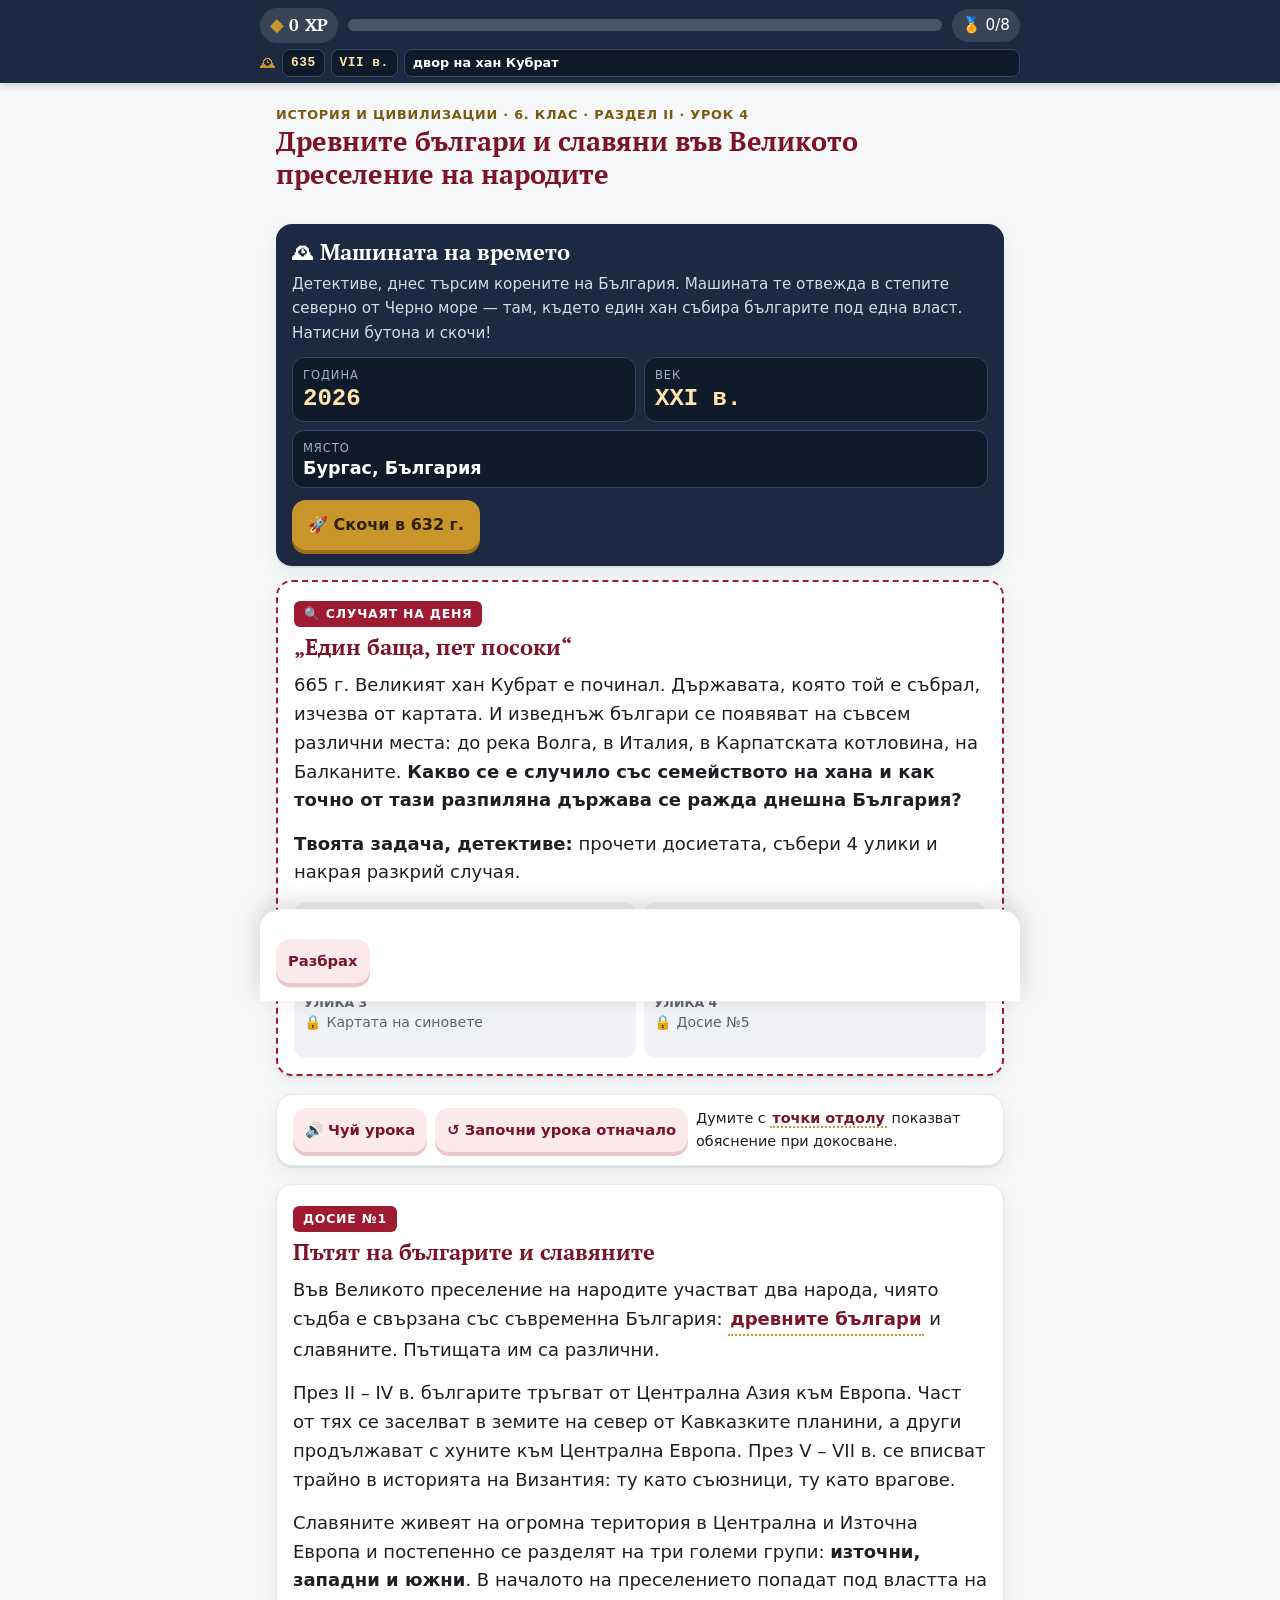
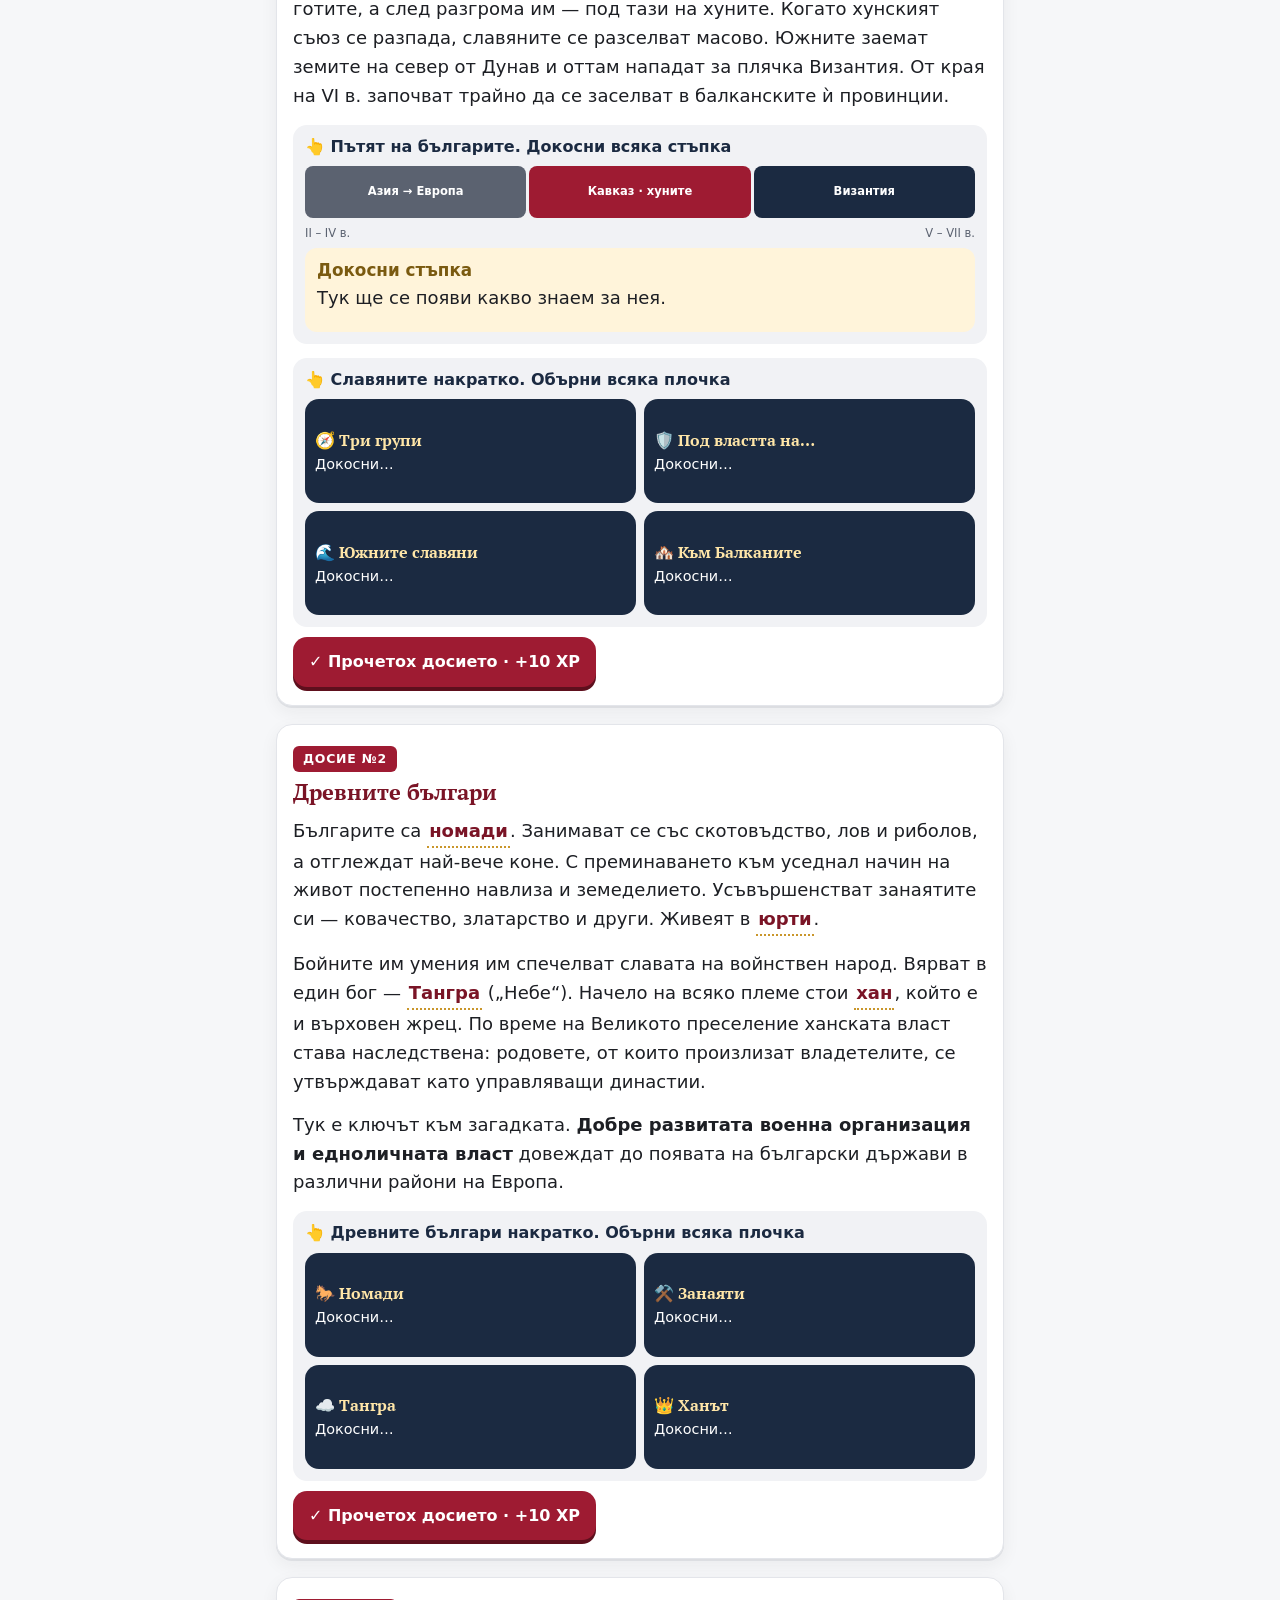
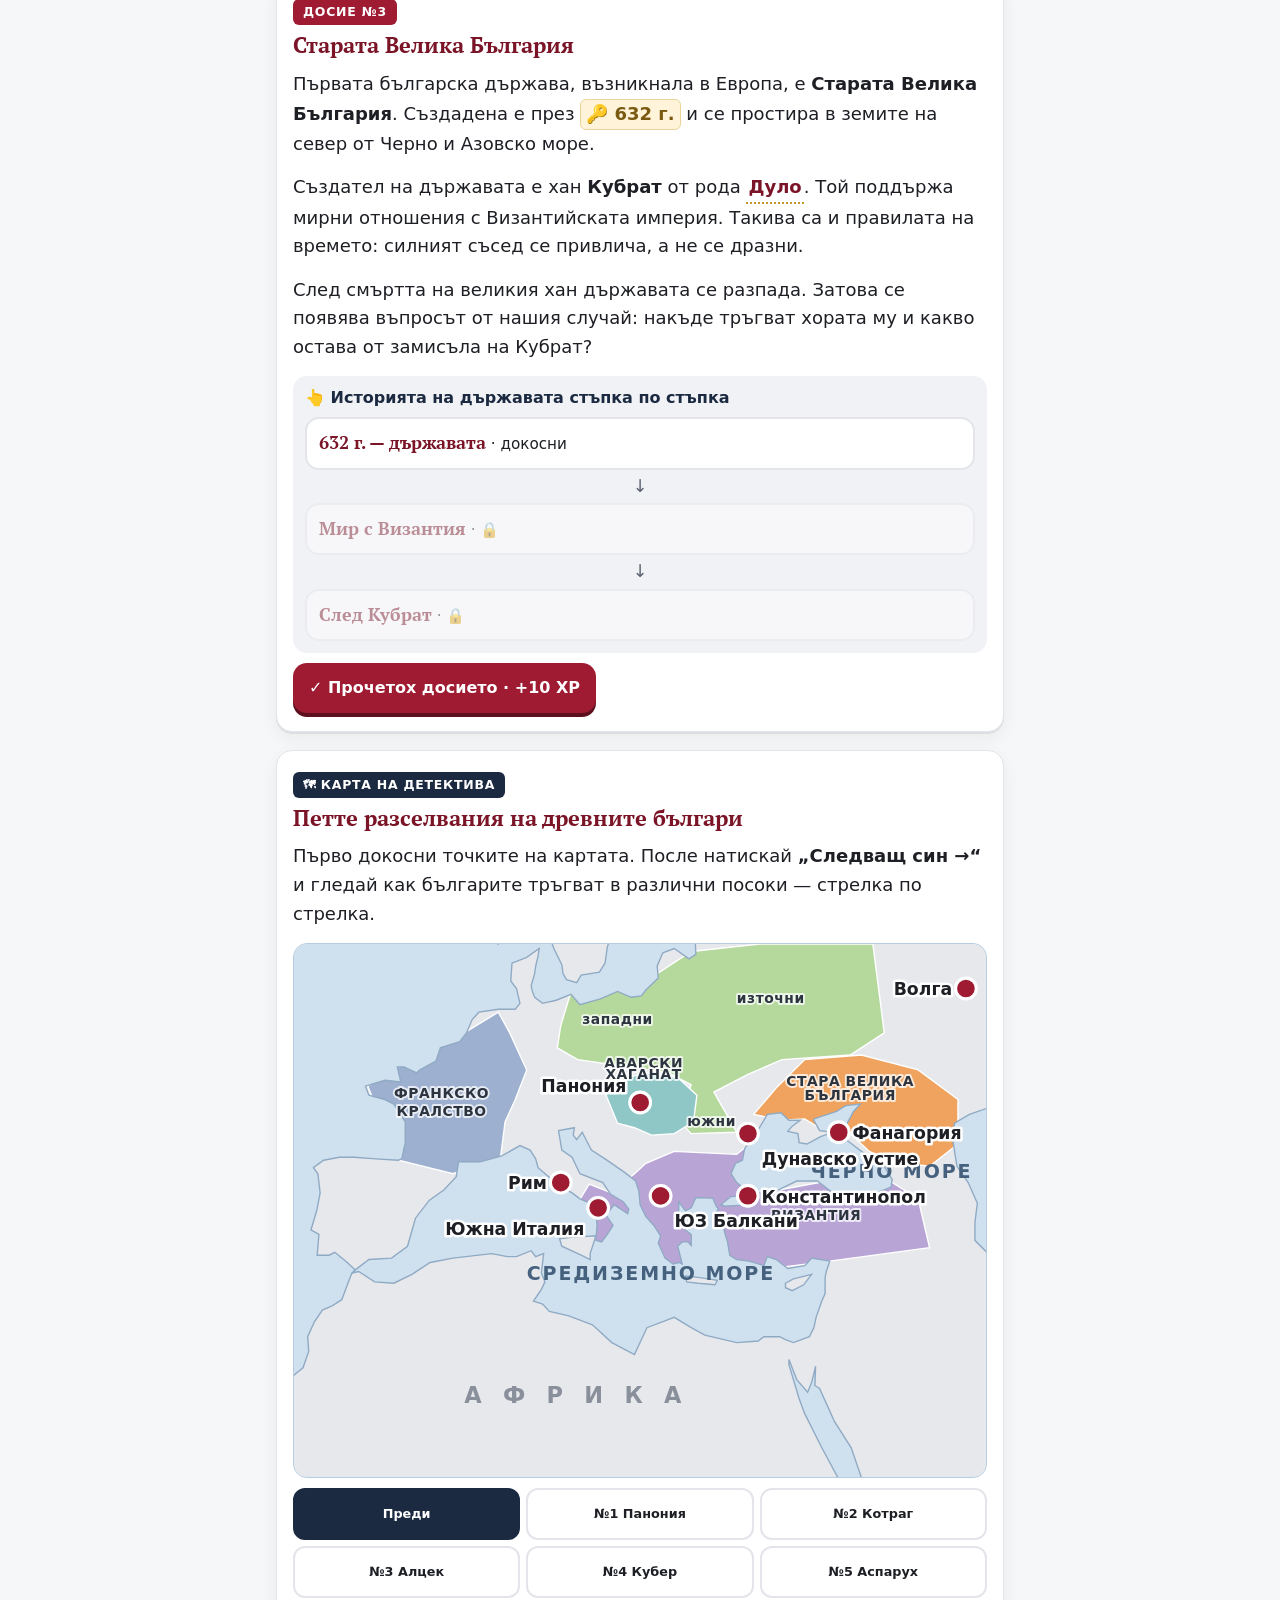
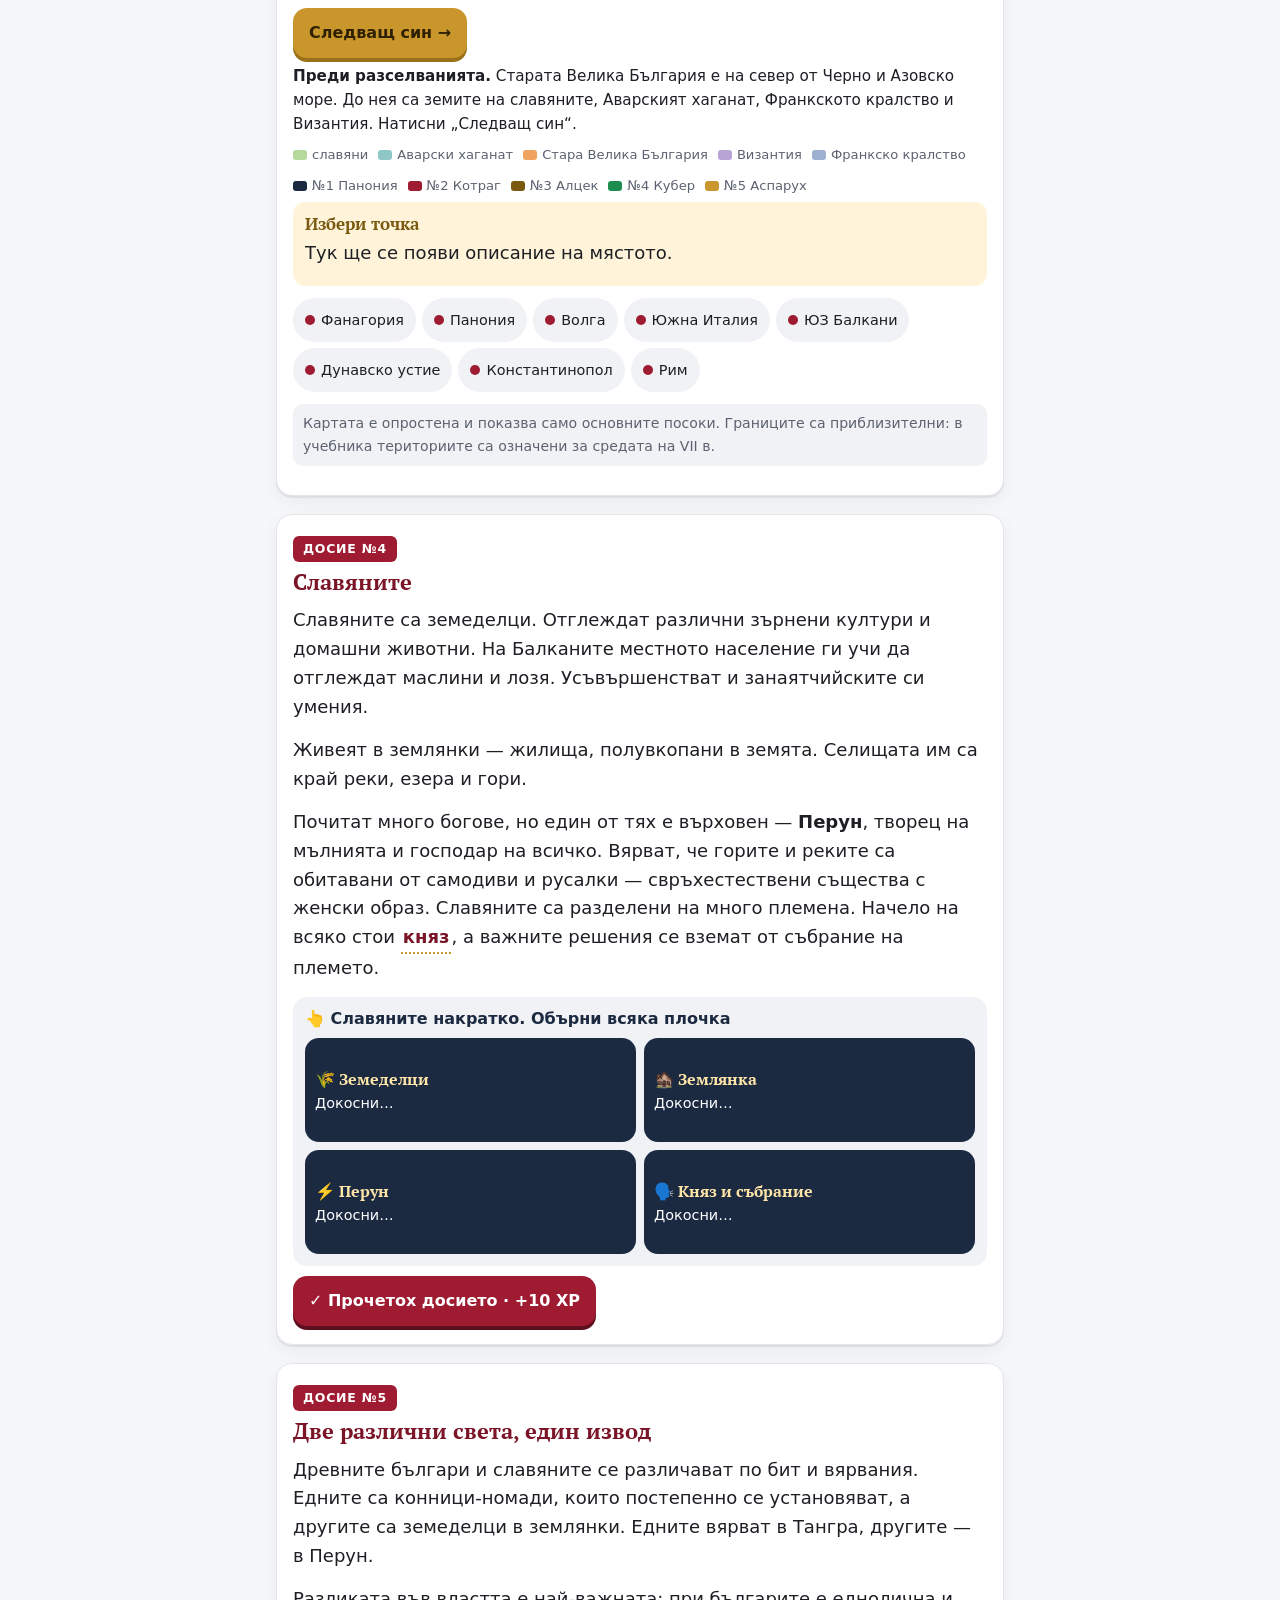
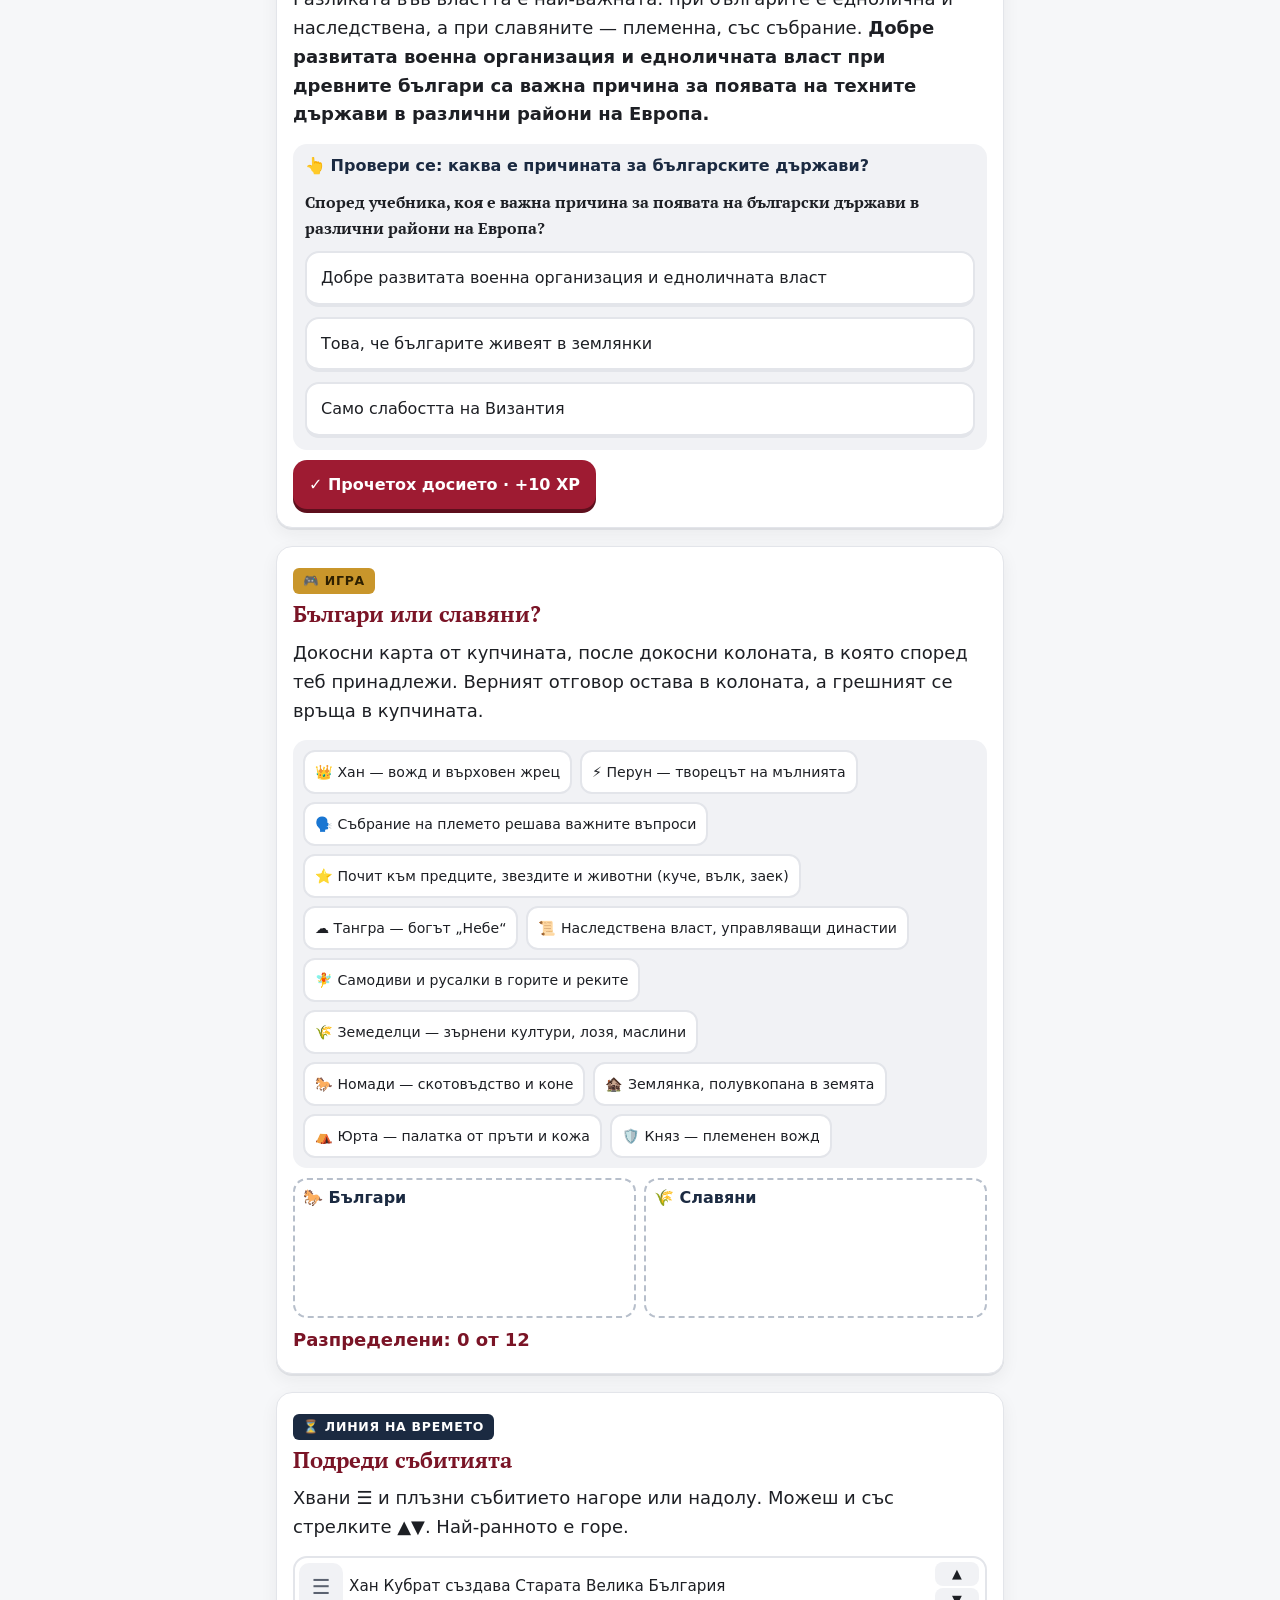
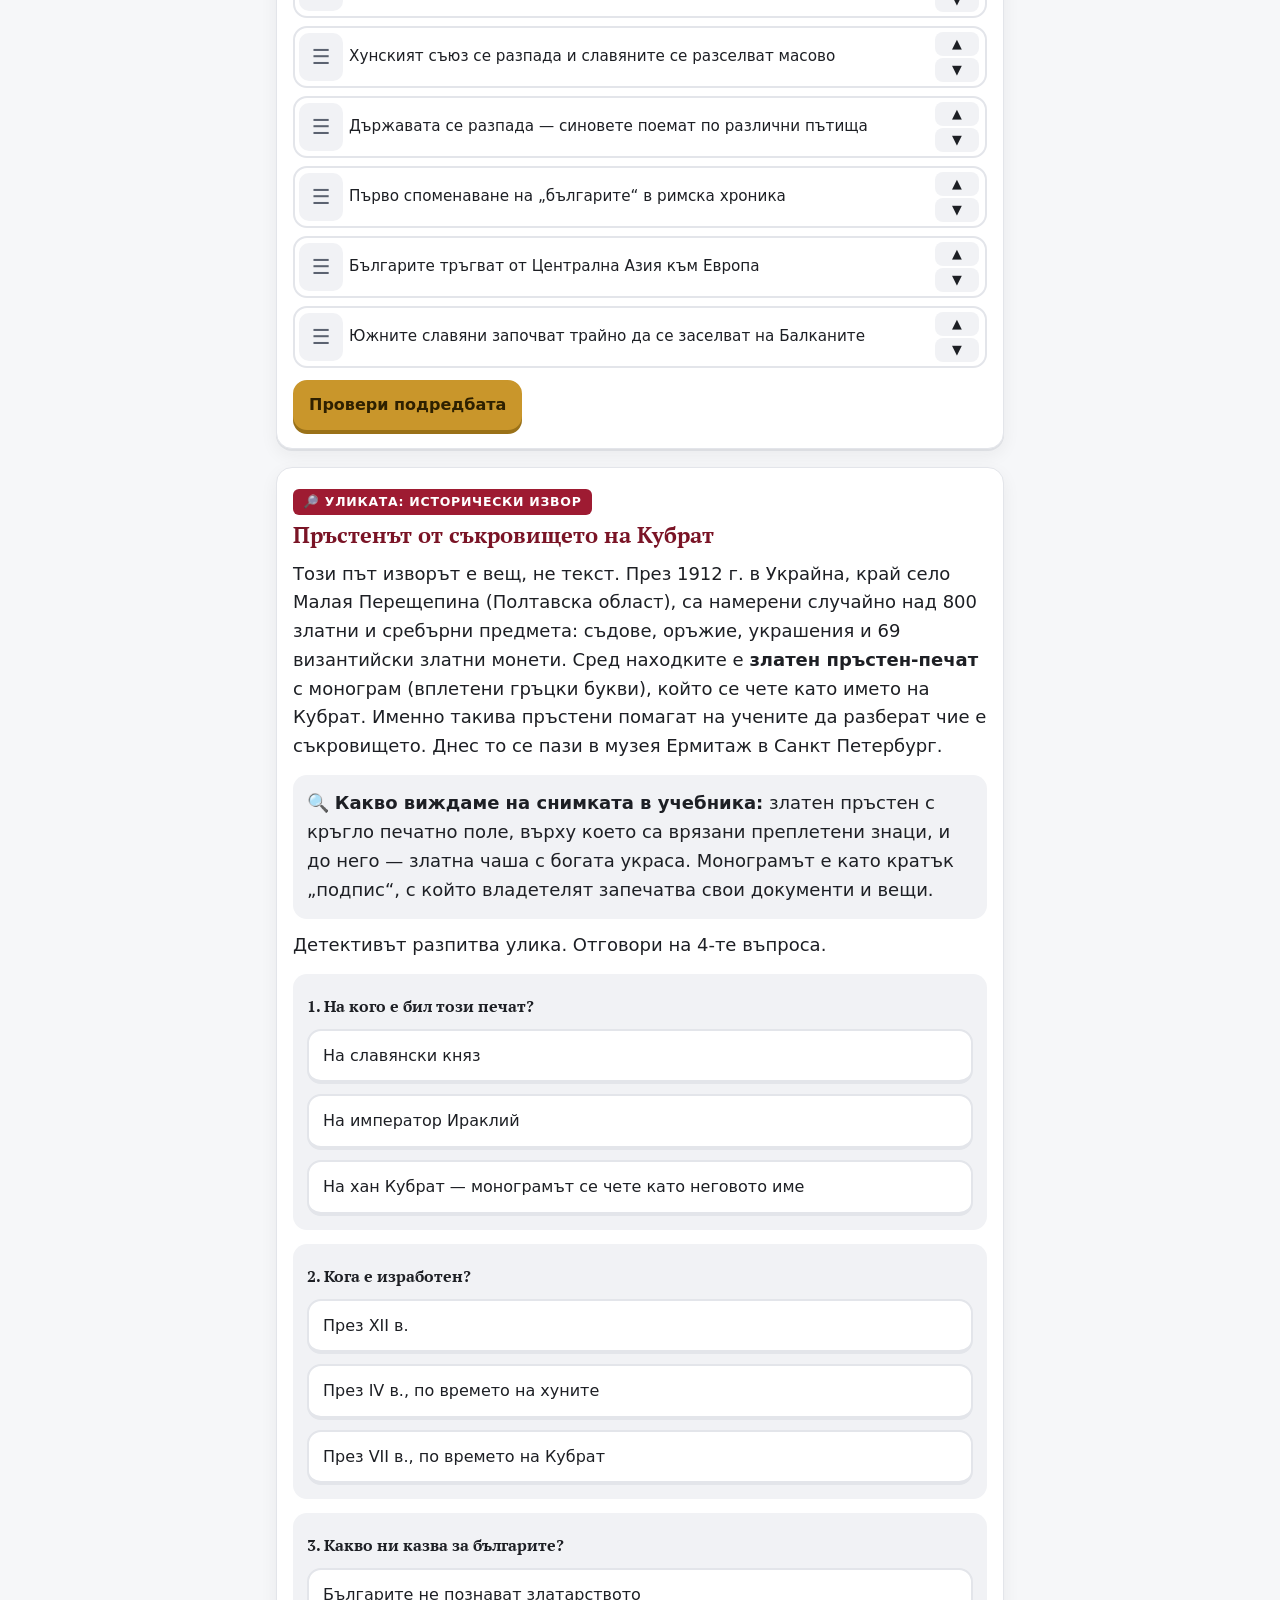
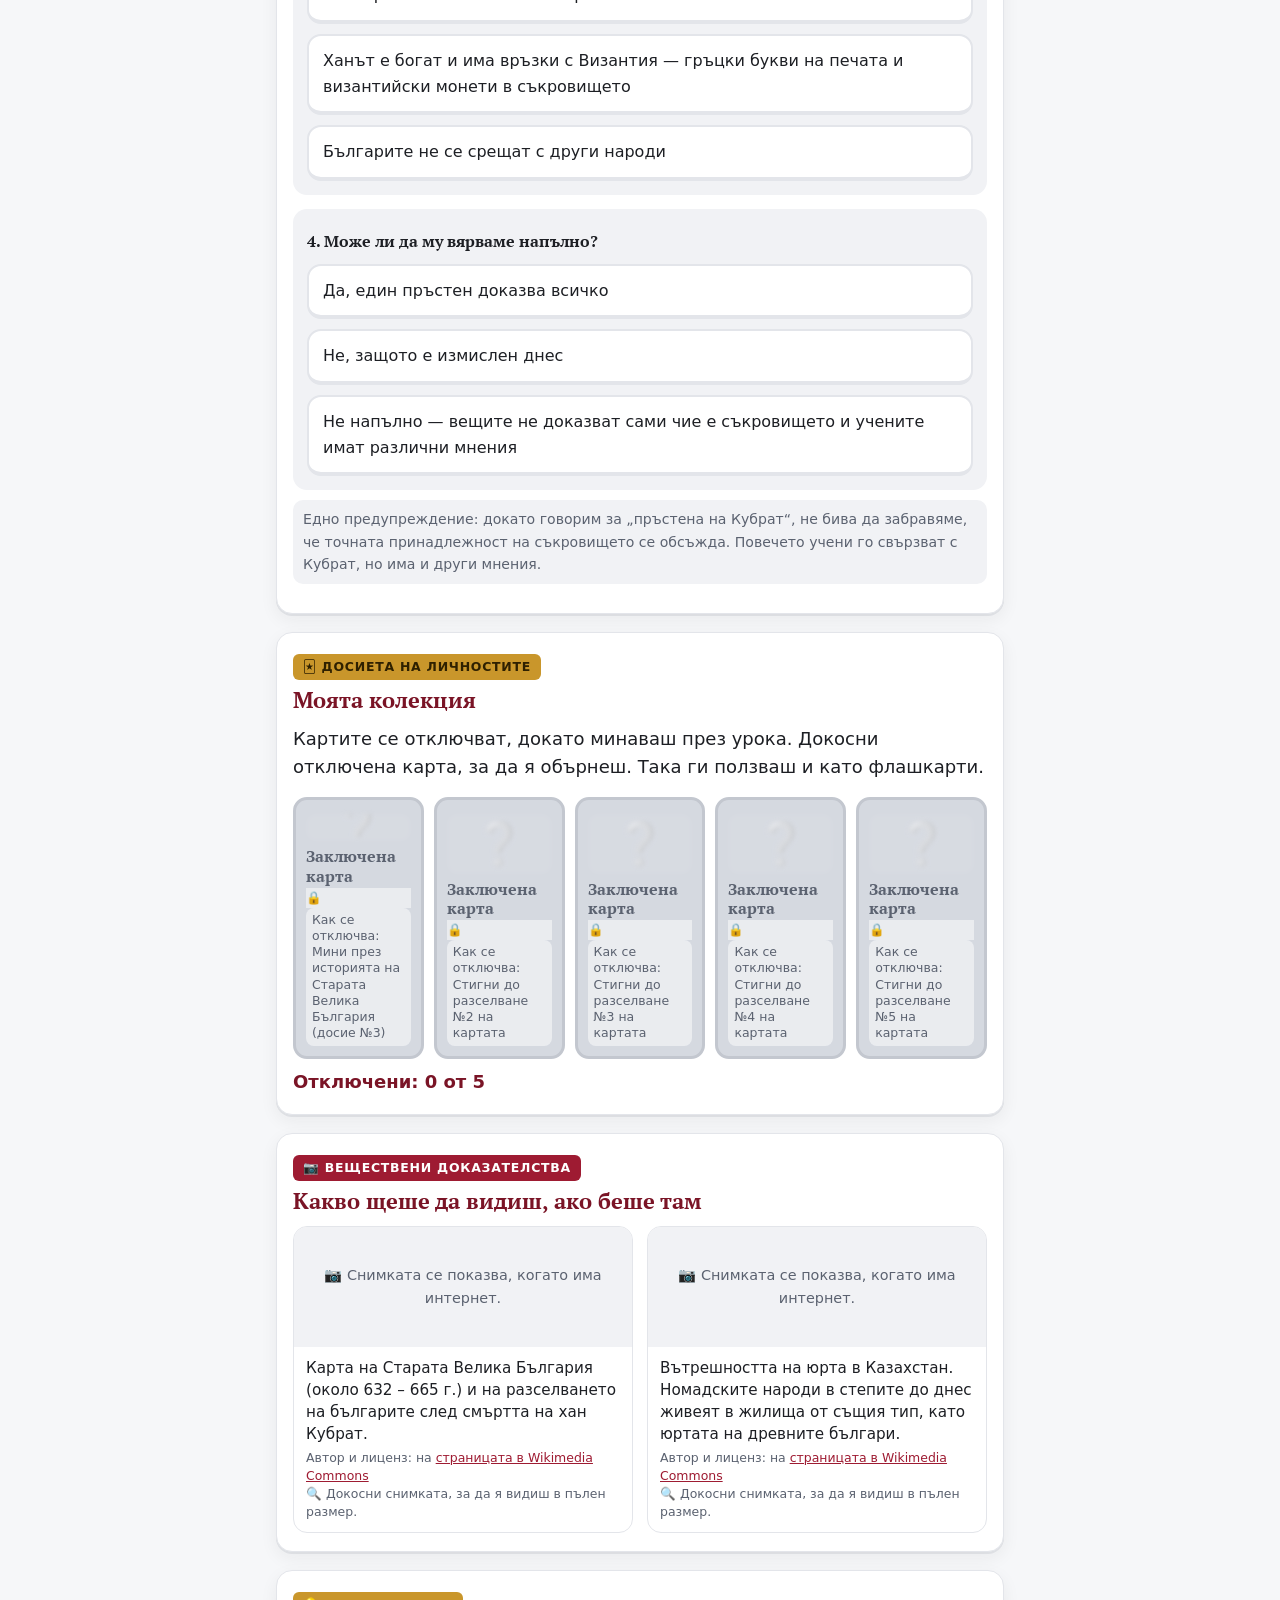
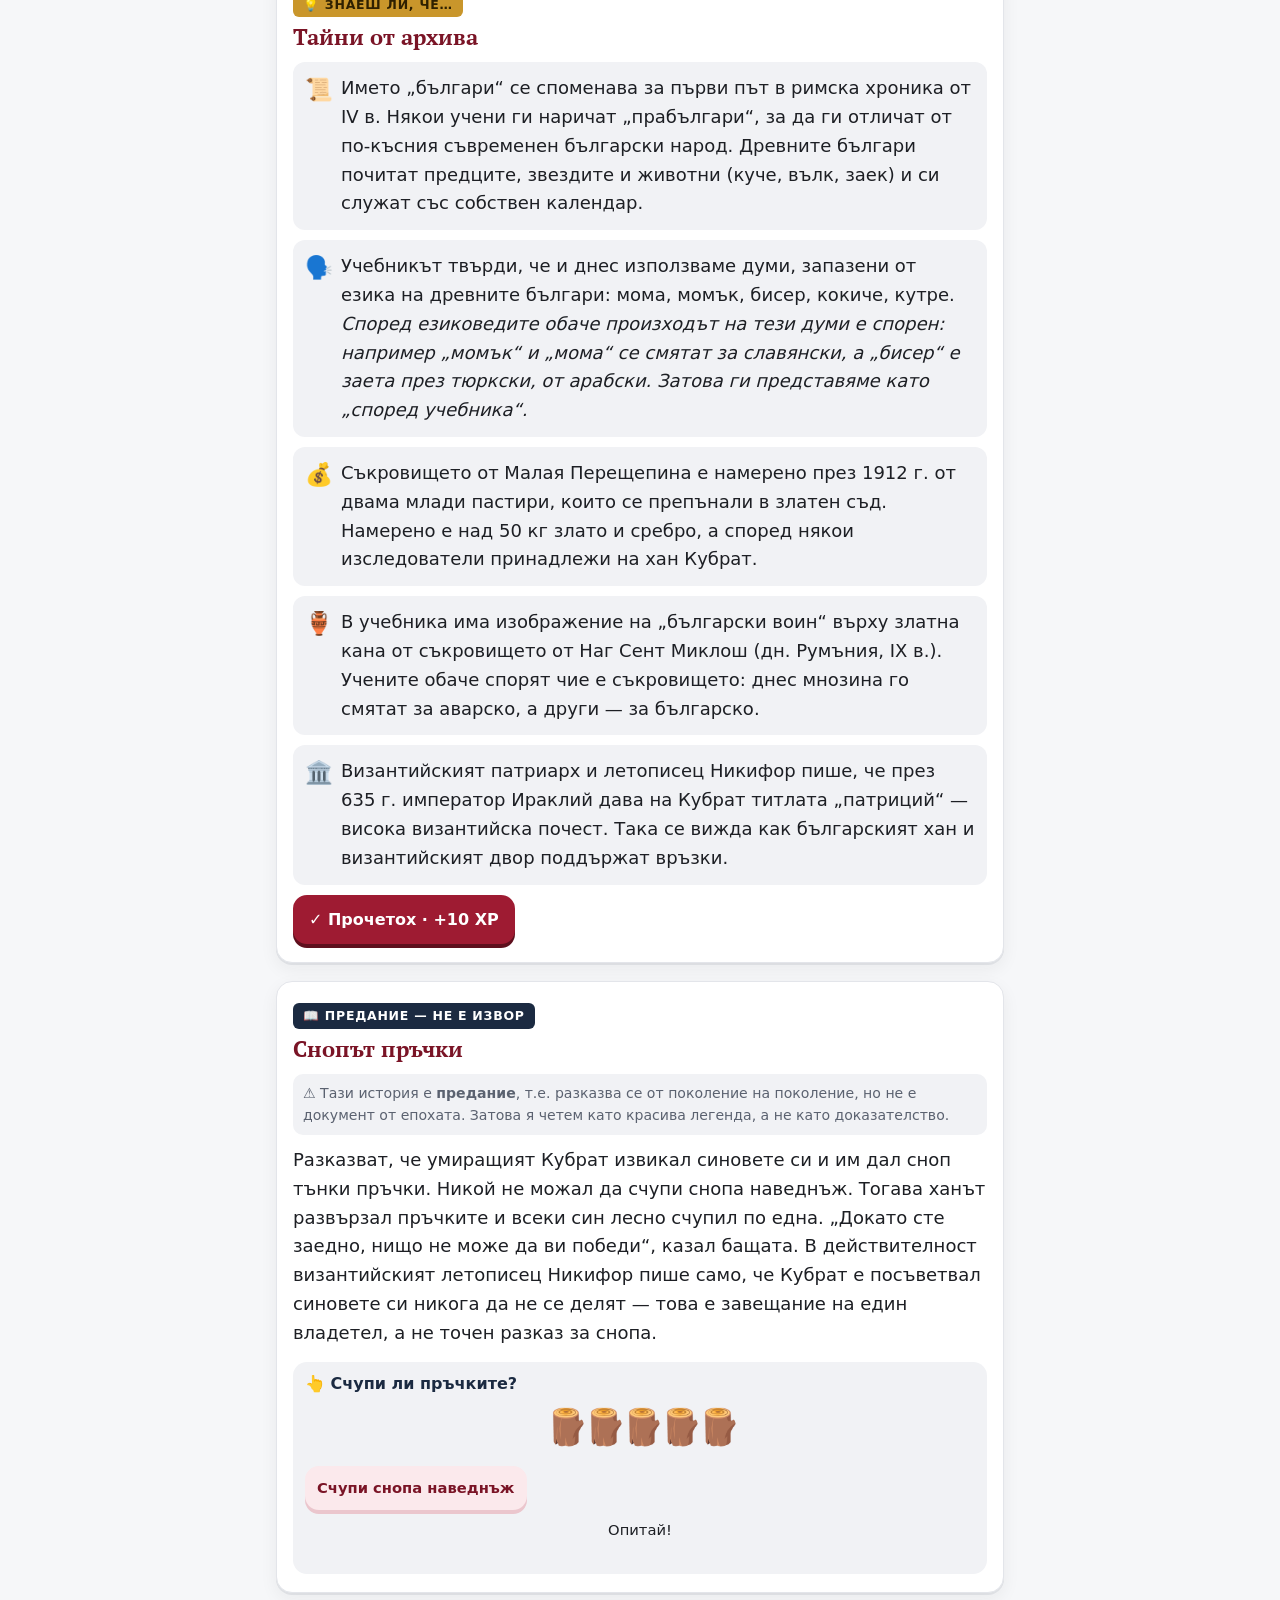
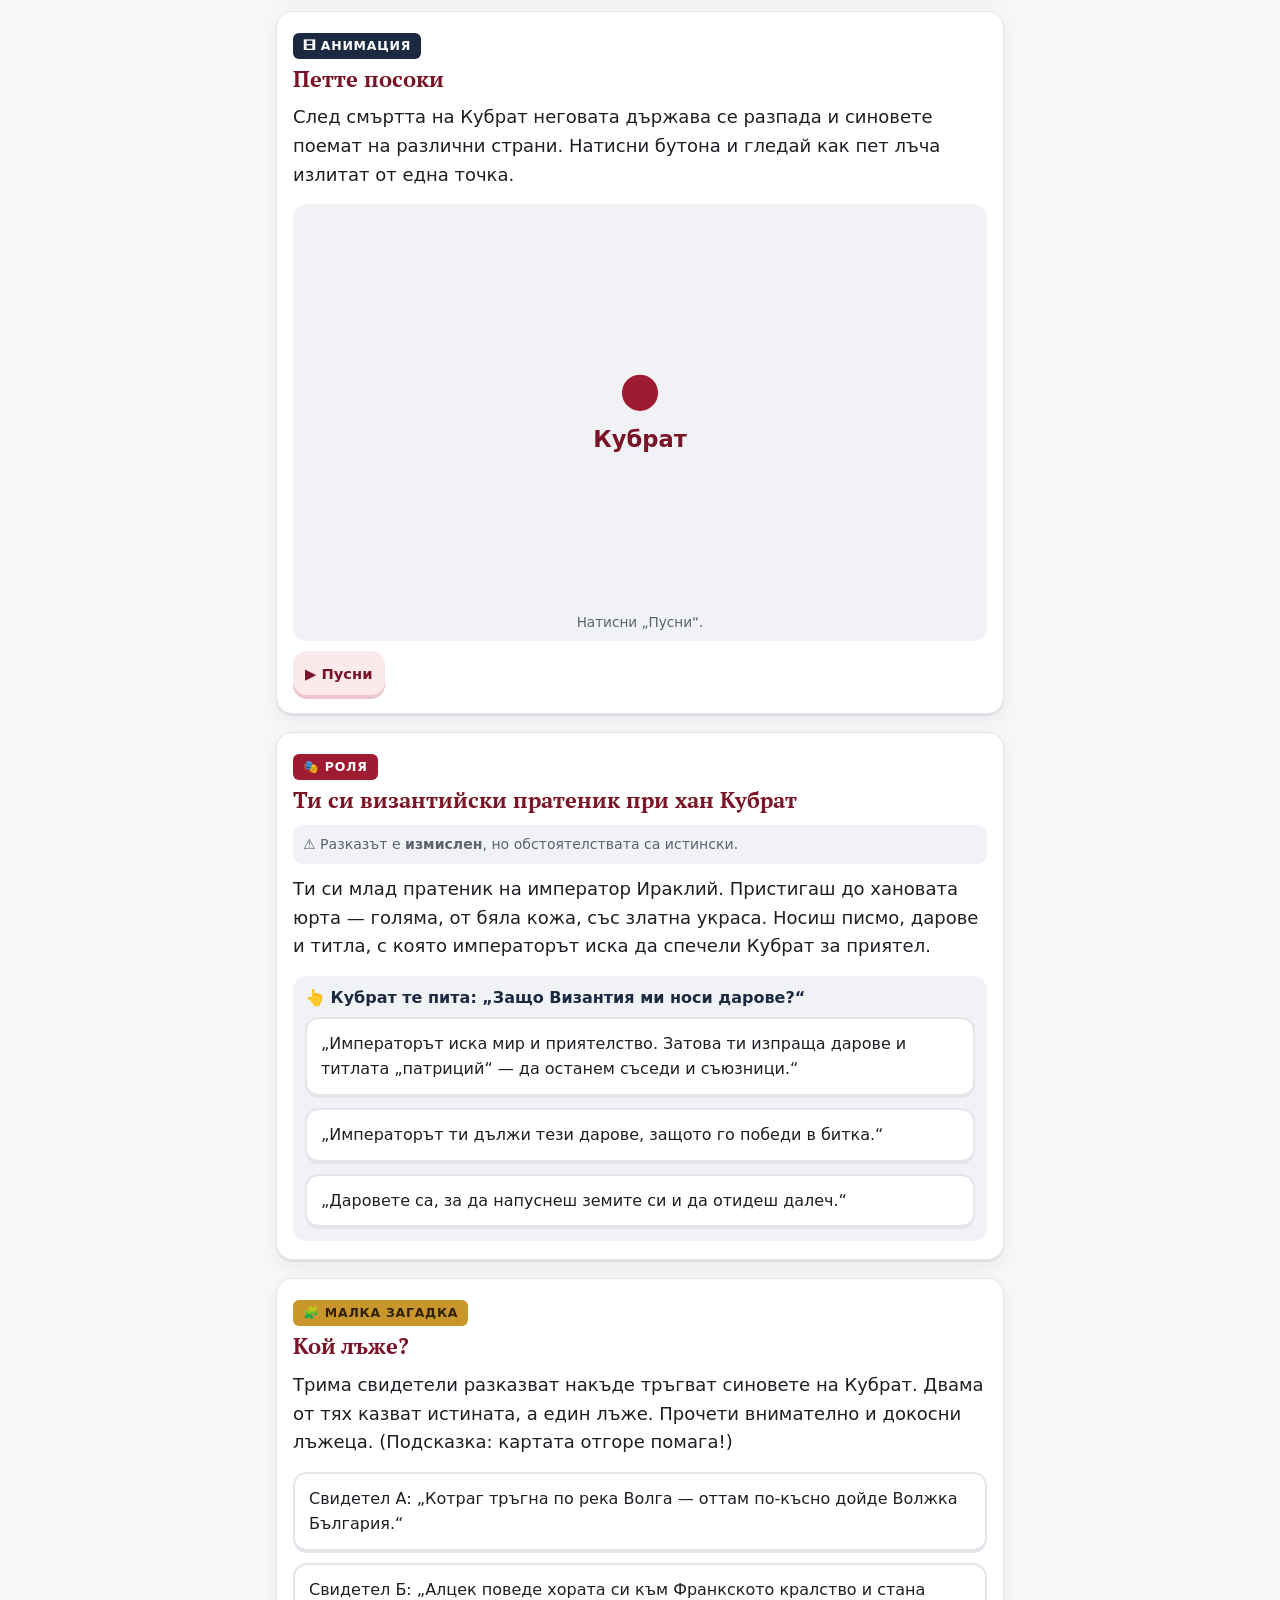
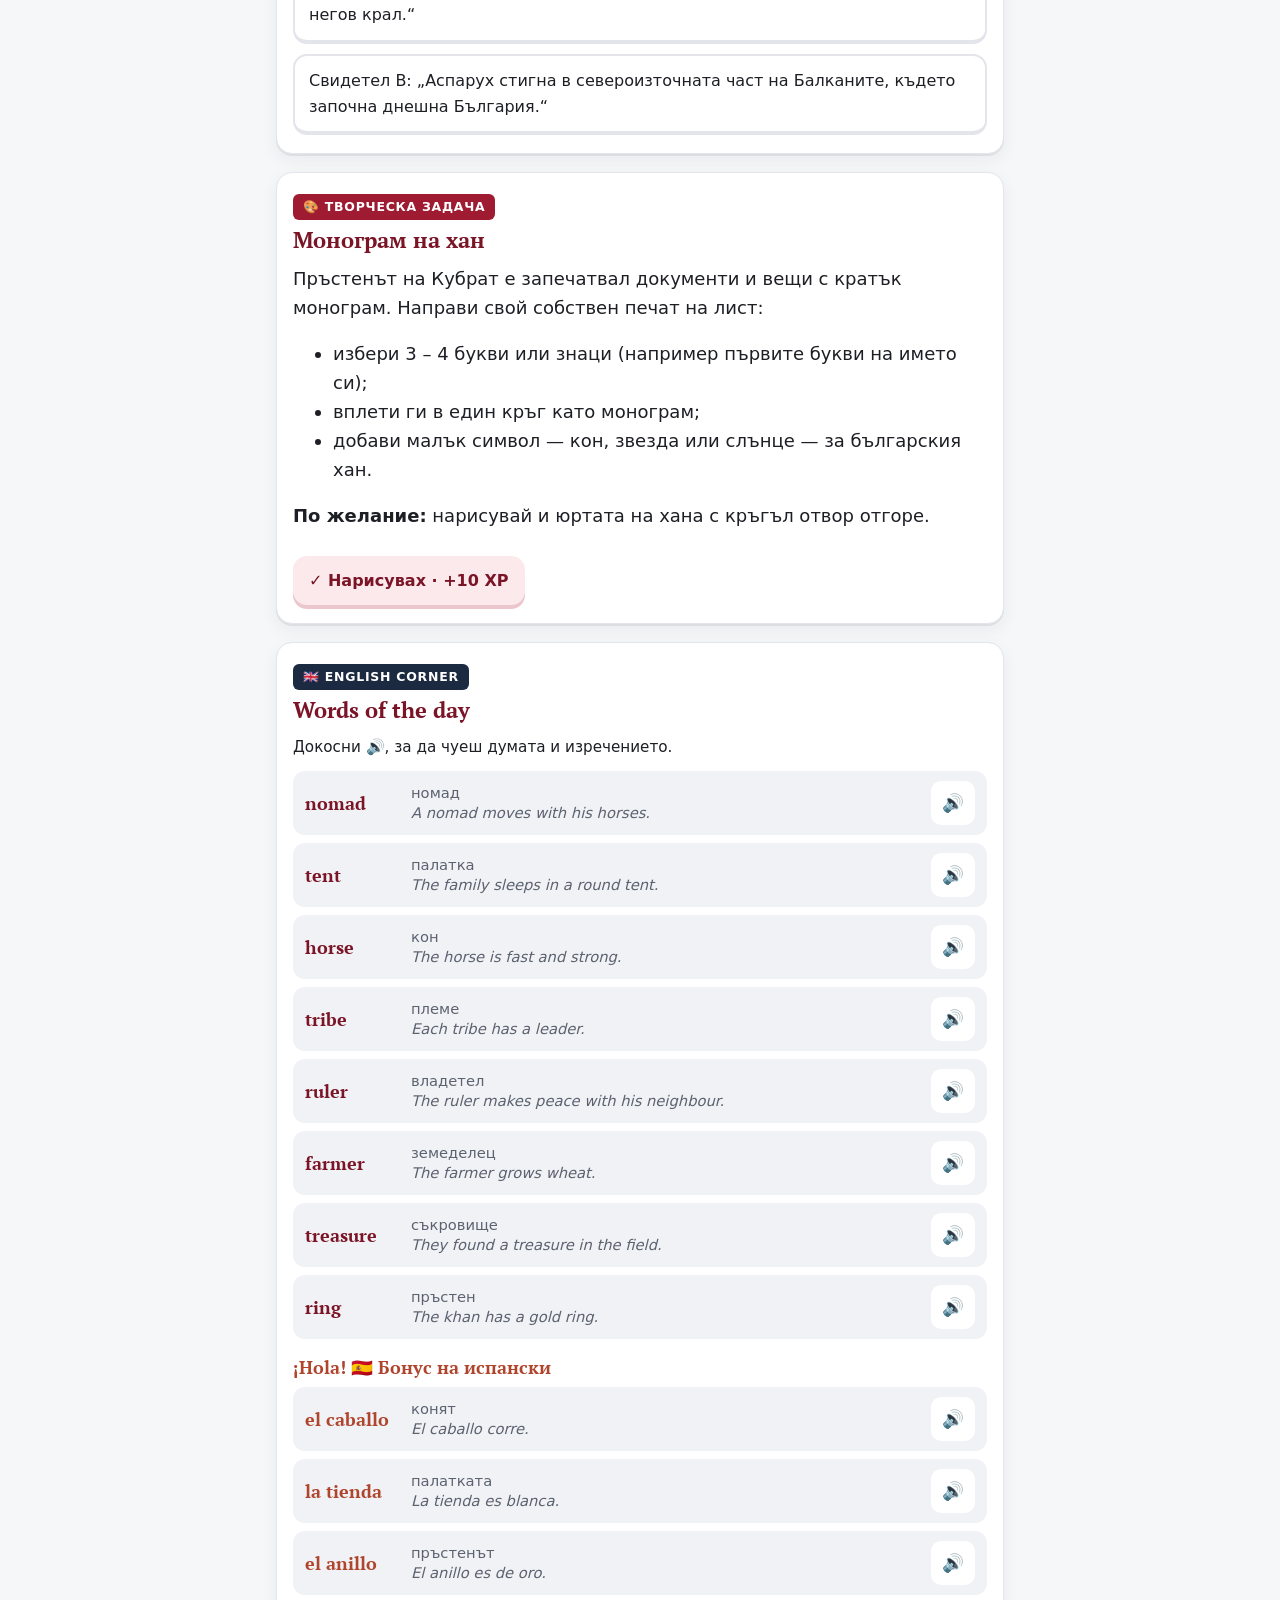
<file: istoriya-6-urok-04-drevnite-balgari-i-slavyani.html>
<!DOCTYPE html>
<html lang="bg">
<head>
<meta charset="utf-8">
<meta name="viewport" content="width=device-width, initial-scale=1, viewport-fit=cover">
<meta name="robots" content="noindex, nofollow">
<meta name="theme-color" content="#9E1B32">
<link rel="icon" href="favicon.svg" type="image/svg+xml">
<link rel="icon" href="favicon.ico" sizes="any">
<link rel="apple-touch-icon" href="apple-touch-icon.png">
<link rel="manifest" href="site.webmanifest">
<title>Урок 4 · Древните българи и славяни</title>
<link rel="preconnect" href="https://fonts.googleapis.com">
<link rel="preconnect" href="https://fonts.gstatic.com" crossorigin>
<link href="https://fonts.googleapis.com/css2?family=PT+Serif:wght@700&display=swap&subset=cyrillic" rel="stylesheet">
<style>
:root{
  --red:#9E1B32; --red-2:#7A1426; --red-soft:#FBE9EC;
  --navy:#1B2A41;
  --gold:#C9962B; --gold-soft:#FFF4DA; --gold-ink:#7A5A10;
  --paper:#F6F7F9; --card:#FFFFFF;
  --ink:#1D1F24; --muted:#5B6270; --line:#E3E5EA;
  --ok:#1E8E4E; --ok-soft:#E3F5EA;
  --bad:#D1491F; --bad-soft:#FDEBE3;
  --soft:#F1F2F5;
  --sea:#CFE0EE; --land:#E6E8EC; --west:#E3A1AC; --east:#9DB0CF; --unit:#E9CF8E;
  --r:16px; --shadow:0 2px 0 rgba(27,42,65,.08), 0 6px 18px rgba(29,31,36,.06);
  --head:"PT Serif", Georgia, "Times New Roman", serif;
  --body:system-ui, "Roboto", "Segoe UI", Arial, sans-serif;
}
*{box-sizing:border-box}
html{scroll-behavior:smooth;-webkit-text-size-adjust:100%}
body{margin:0;background:var(--paper);color:var(--ink);font:18px/1.6 var(--body);overflow-x:hidden}
h1,h2,h3{font-family:var(--head);line-height:1.2;margin:0 0 .5em;color:var(--red-2)}
h1{font-size:1.7rem}
h2{font-size:1.35rem}
h3{font-size:1.1rem}
p{margin:.5em 0 .8em}
a{color:var(--red)}
button{font:inherit;cursor:pointer;-webkit-tap-highlight-color:transparent}
img{max-width:100%}
.wrap{max-width:760px;margin:0 auto;padding:0 16px 120px}

/* ---------- Top bar + машината на времето ---------- */
.topbar{position:sticky;top:0;z-index:50;background:var(--navy);color:#fff;padding:8px 16px 6px;box-shadow:0 2px 8px rgba(0,0,0,.2)}
.topbar-in{max-width:760px;margin:0 auto;display:flex;align-items:center;gap:10px}
.xp{display:flex;align-items:center;gap:6px;font-family:var(--head);font-weight:700;font-size:1.05rem;background:rgba(255,255,255,.12);padding:4px 10px;border-radius:999px;white-space:nowrap}
.xp .gem{color:var(--gold)}
.xp.bump{animation:bump .5s}
@keyframes bump{30%{transform:scale(1.25)}}
.prog{flex:1;height:12px;background:rgba(255,255,255,.2);border-radius:999px;overflow:hidden}
.prog>i{display:block;height:100%;width:0;background:var(--gold);border-radius:999px;transition:width .6s}
.badgecount{font-size:.95rem;white-space:nowrap;background:rgba(255,255,255,.12);padding:4px 10px;border-radius:999px}
.tm{max-width:760px;margin:6px auto 0;display:flex;gap:6px;align-items:stretch;font-size:.8rem}
.tm .lbl{display:flex;align-items:center;color:var(--gold);font-size:1rem}
.tm .cell{background:#0F1A2B;border:1px solid #33455F;border-radius:8px;padding:2px 8px;overflow:hidden;display:flex;align-items:center;min-height:28px}
.tm .cell b{display:block;font-family:"Courier New",monospace;font-weight:700;color:#FFE6A8;letter-spacing:.04em;white-space:nowrap}
.tm .cell.place{flex:1;min-width:0}
.tm .cell.place b{overflow:hidden;text-overflow:ellipsis;font-family:var(--body);font-weight:600;letter-spacing:0;color:#fff}
.tm .cell b.roll{animation:roll .45s ease-out}
@keyframes roll{0%{transform:translateY(-110%);opacity:0}60%{transform:translateY(12%);opacity:1}100%{transform:translateY(0)}}
.toast{position:fixed;left:50%;top:92px;transform:translateX(-50%) translateY(-20px);opacity:0;background:var(--gold);color:#2E2000;font-family:var(--head);font-weight:700;padding:8px 16px;border-radius:999px;z-index:60;transition:.3s;pointer-events:none;box-shadow:var(--shadow);max-width:90vw;text-align:center}
.toast.show{opacity:1;transform:translateX(-50%) translateY(0)}

/* ---------- Hero ---------- */
.hero{padding:22px 0 6px}
.kicker{font-family:var(--body);font-weight:700;color:var(--gold-ink);letter-spacing:.06em;text-transform:uppercase;font-size:.8rem}
.board{background:var(--navy);color:#fff;border-radius:var(--r);padding:16px;margin:14px 0;box-shadow:var(--shadow)}
.board h2{color:#fff;margin-bottom:6px}
.board p{color:#D6DCE6;margin:.3em 0 .8em;font-size:.95rem}
.dials{display:grid;grid-template-columns:1fr 1fr;gap:8px;margin:10px 0 12px}
.dial{background:#0F1A2B;border:1px solid #33455F;border-radius:12px;padding:8px 10px;overflow:hidden}
.dial small{display:block;color:#9FB0C8;font-size:.72rem;text-transform:uppercase;letter-spacing:.08em}
.dial b{display:block;font-family:"Courier New",monospace;font-size:1.5rem;color:#FFE6A8;line-height:1.2}
.dial.wide{grid-column:1/-1}
.dial.wide b{font-family:var(--body);font-size:1.1rem;color:#fff}
.dial b.roll{animation:roll .45s ease-out}
.case{background:var(--card);border:2px dashed var(--red);border-radius:var(--r);padding:16px;margin:14px 0;box-shadow:var(--shadow)}
.clues{display:grid;grid-template-columns:1fr 1fr;gap:8px;margin-top:10px}
.clue{border-radius:12px;padding:10px;font-size:.88rem;line-height:1.4;background:var(--soft);color:var(--muted);min-height:74px}
.clue b{display:block;font-family:var(--body);color:var(--muted);font-size:.78rem;margin-bottom:2px}
.clue.on{background:var(--gold-soft);color:var(--ink);animation:pop .4s}
.clue.on b{color:var(--gold-ink)}
@keyframes pop{0%{transform:scale(.9)}60%{transform:scale(1.05)}}

/* ---------- Cards ---------- */
.card{background:var(--card);border-radius:var(--r);padding:18px 16px;margin:18px 0;box-shadow:var(--shadow);border:1px solid var(--line)}
.dossier-tag{display:inline-block;font-family:var(--body);font-weight:700;font-size:.78rem;color:#fff;background:var(--red);padding:3px 10px;border-radius:6px;margin-bottom:8px;letter-spacing:.06em}
.dossier-tag.navy{background:var(--navy)}
.dossier-tag.gold{background:var(--gold);color:#2E2000}
.row{display:flex;gap:8px;flex-wrap:wrap;align-items:center}
.btn{border:0;border-radius:14px;padding:12px 16px;min-height:48px;font-family:var(--body);font-weight:700;font-size:1rem;background:var(--red);color:#fff;box-shadow:0 4px 0 #5E0F1D;transition:transform .08s}
.btn:active{transform:translateY(3px);box-shadow:0 1px 0 #5E0F1D}
.btn.ghost{background:var(--red-soft);color:var(--red-2);box-shadow:0 4px 0 #EBC6CD}
.btn.gold{background:var(--gold);color:#2E2000;box-shadow:0 4px 0 #9A7118}
.btn.navy{background:var(--navy);box-shadow:0 4px 0 #0B1320}
.btn.done{background:var(--ok);box-shadow:0 4px 0 #146638}
.btn[disabled]{opacity:.6;cursor:default}
.btn.small{min-height:44px;padding:8px 12px;font-size:.92rem}
.readbtn{margin-top:10px}
.term{background:none;border:0;padding:0 2px;color:var(--red-2);font-weight:700;border-bottom:2px dotted var(--gold);font-size:inherit;line-height:inherit}
.hl{background:var(--gold-soft);padding:0 4px;border-radius:4px}
.key{display:inline-block;background:var(--gold-soft);color:var(--gold-ink);font-weight:700;border:1px solid #EBD39A;border-radius:6px;padding:0 5px;white-space:nowrap}
.task{background:var(--soft);border-radius:14px;padding:12px;margin-top:14px}
.task h3{font-size:1rem;margin-bottom:6px;color:var(--navy);font-family:var(--body)}
.note{font-size:.88rem;color:var(--muted);background:var(--soft);border-radius:10px;padding:8px 10px}

/* ribbons (стъпки, периоди) */
.ribbon{display:flex;gap:3px;margin:10px 0 6px}
.ribbon button{border:0;border-radius:8px;min-height:52px;padding:4px 2px;font-size:.72rem;font-weight:700;color:#fff;line-height:1.15;position:relative;min-width:0;overflow:hidden}
.ribbon button.seen:after{content:"✓";position:absolute;top:1px;right:4px;font-size:.7rem}
.ribbon button.active{outline:3px solid var(--gold);outline-offset:1px}
.ribticks{display:flex;justify-content:space-between;font-size:.72rem;color:var(--muted);margin-bottom:6px}
.infobox{background:var(--gold-soft);border-radius:12px;padding:12px;min-height:84px;margin-top:6px}
.infobox h3{margin:0 0 4px;color:var(--gold-ink);font-size:1.05rem}
.infobox p{margin:0}

/* flip tiles */
.tiles{display:grid;grid-template-columns:1fr 1fr;gap:8px;margin-top:10px}
.tile{border:0;border-radius:14px;min-height:104px;padding:10px;text-align:left;background:var(--navy);color:#fff;font-size:.9rem;line-height:1.35}
.tile b{display:block;font-family:var(--head);font-size:1.02rem;margin-bottom:4px;color:#FFE6A8}
.tile.open{background:var(--gold-soft);color:var(--ink);animation:pop .35s}
.tile.open b{color:var(--gold-ink)}

/* sorter */
.sorter{background:var(--soft);border-radius:14px;padding:12px;margin-top:10px}
.sortcard{background:#fff;border:2px solid var(--line);border-radius:12px;padding:12px;min-height:64px;font-weight:600;text-align:center;display:flex;align-items:center;justify-content:center}
.sortbtns{display:grid;grid-template-columns:1fr 1fr;gap:8px;margin-top:10px}
.cols{display:grid;grid-template-columns:1fr 1fr;gap:8px;margin-top:12px}
.col{border-radius:12px;padding:8px;font-size:.82rem;line-height:1.35;min-height:60px}
.col h4{margin:0 0 4px;font-size:.85rem}
.col.w{background:var(--red-soft)}.col.w h4{color:var(--red-2)}
.col.e{background:#E6ECF5}.col.e h4{color:var(--navy)}
.col div{margin-bottom:4px}

/* names chain */
.chain{display:grid;gap:8px;margin-top:10px}
.chain button{border:2px solid var(--line);background:#fff;border-radius:14px;min-height:52px;text-align:left;padding:10px 12px;font-size:.95rem;color:var(--ink)}
.chain button b{font-family:var(--head);color:var(--red-2);font-size:1.1rem}
.chain button[disabled]{opacity:.45}
.chain button.open{border-color:var(--gold);background:var(--gold-soft);opacity:1}
.chain .arrow{text-align:center;color:var(--muted);font-size:1.1rem;line-height:1}

/* map */
.mapbox{background:var(--sea);border-radius:14px;overflow:hidden;border:1px solid #B7CCE0;touch-action:manipulation}
.mapbox svg{display:block;width:100%;height:auto}
.maplabel{font:700 11px var(--body);fill:#46617E;letter-spacing:.1em;pointer-events:none}
.regionlabel{font:800 11px var(--body);letter-spacing:.06em;paint-order:stroke;stroke:#fff;stroke-width:3px;stroke-linejoin:round;pointer-events:none}
.contlabel{font:700 13px var(--body);fill:#8A909B;letter-spacing:.3em;pointer-events:none}
.river{fill:none;stroke:#7FA8CB;stroke-width:1.3;pointer-events:none}
.coast{fill:none;stroke:#8FAAC4;stroke-width:.8;pointer-events:none}
.mk{cursor:pointer}
.mk .dot{stroke:#fff;stroke-width:1.8}
.mk .halo{fill:none;stroke-width:2.5;opacity:0}
.mk.active .halo{opacity:1;animation:ring 1.2s infinite}
@keyframes ring{0%{r:6;opacity:1}100%{r:18;opacity:0}}
.mk.seen .dot{stroke:var(--ink)}
.mk.fallen .dot{fill:#fff!important;stroke-width:3}
.mk text{font:700 10px var(--body);fill:var(--ink);paint-order:stroke;stroke:#fff;stroke-width:3px;stroke-linejoin:round;pointer-events:none}
.chips{display:flex;flex-wrap:wrap;gap:6px;margin:12px 0}
.chip{border:0;border-radius:999px;padding:8px 12px;min-height:44px;font-size:.9rem;background:var(--soft);color:var(--ink);display:inline-flex;align-items:center;gap:6px}
.chip i{width:10px;height:10px;border-radius:50%;display:inline-block;flex:none}
.chip.seen{background:#E6ECF5}
.chip.active{background:var(--navy);color:#fff}
.legend{display:flex;flex-wrap:wrap;gap:10px;font-size:.82rem;color:var(--muted);margin-top:8px}
.legend span{display:inline-flex;align-items:center;gap:5px}
.legend i{width:14px;height:10px;border-radius:3px;display:inline-block}
.steps{display:grid;grid-template-columns:repeat(2,1fr);gap:6px;margin-top:10px}
.steps button{border:2px solid var(--line);background:#fff;border-radius:12px;min-height:52px;padding:4px;font-size:.8rem;font-weight:700;line-height:1.2;color:var(--ink)}
.steps button.active{border-color:var(--navy);background:var(--navy);color:#fff}
.steps button.seen:not(.active){border-color:var(--gold)}
input[type=range]{width:100%;height:44px;accent-color:var(--red);margin:6px 0 0}
.stepcap{font-size:.95rem;margin:6px 0 0;min-height:3em}

/* routes on the map (Великото преселение) */
.routes path{fill:none;stroke-width:2.6;stroke-linecap:round;opacity:0;stroke-dasharray:1;stroke-dashoffset:1;transition:opacity .3s}
.routes path.show{opacity:1;stroke-dashoffset:0;animation:draw .9s ease forwards}
.routes path.huns{stroke:var(--red)}
.routes path.vest{stroke:var(--navy)}
.routes path.vand{stroke:var(--gold-ink)}
@keyframes draw{from{stroke-dashoffset:1}to{stroke-dashoffset:0}}

/* timeline sorting */
.sortl{list-style:none;padding:0;margin:12px 0;display:grid;gap:8px;position:relative}
.sitem{display:flex;align-items:center;gap:6px;background:#fff;border:2px solid var(--line);border-radius:14px;padding:4px 6px 4px 4px;min-height:56px;position:relative;touch-action:pan-y;user-select:none;-webkit-user-select:none}
.sitem.dragging{z-index:5;box-shadow:0 10px 24px rgba(0,0,0,.18);border-color:var(--gold);transition:none}
.sitem .handle{flex:none;width:44px;height:48px;display:flex;align-items:center;justify-content:center;font-size:1.3rem;color:var(--muted);touch-action:none;cursor:grab;border-radius:10px;background:var(--soft)}
.sitem .txt{flex:1;font-size:.95rem;line-height:1.3}
.sitem .yr{display:none;font-weight:800;color:var(--gold-ink);margin-right:4px}
.sitem .mv{flex:none;display:flex;flex-direction:column;gap:2px}
.sitem .mv button{border:0;background:var(--soft);border-radius:8px;width:44px;height:24px;font-size:.8rem;color:var(--ink);padding:0}
.sitem.ok{border-color:var(--ok);background:var(--ok-soft)}
.sitem.bad{border-color:var(--bad);background:var(--bad-soft)}
.sitem .mark{flex:none;font-weight:800;width:18px;text-align:center}
.sorted .sitem .yr{display:inline}

/* quiz/options */
.stage{background:var(--soft);border-radius:14px;padding:14px;margin-top:10px}
.opts{display:grid;gap:10px;margin-top:10px}
.opt{border:2px solid var(--line);border-bottom-width:4px;background:#fff;border-radius:14px;padding:12px 14px;min-height:52px;text-align:left;font-size:1rem;color:var(--ink)}
.opt:active{transform:translateY(2px)}
.opt.right{border-color:var(--ok);background:var(--ok-soft)}
.opt.right:before{content:"✓ ";color:var(--ok);font-weight:800}
.opt.wrong{border-color:var(--bad);background:var(--bad-soft)}
.opt.wrong:before{content:"✗ ";color:var(--bad);font-weight:800}
.opt[disabled]{cursor:default}
.fb{border-radius:14px;padding:12px 14px;margin-top:12px;display:none}
.fb.ok{display:block;background:var(--ok-soft);border:2px solid var(--ok)}
.fb.bad{display:block;background:var(--bad-soft);border:2px solid var(--bad)}
.fb b{font-family:var(--body)}
.fb.ok b{color:#146638}.fb.bad b{color:#9C3312}
.fb.ok b:before{content:"✓ "}.fb.bad b:before{content:"✗ "}
.qhead{display:flex;justify-content:space-between;align-items:center;gap:8px;font-size:.9rem;color:var(--muted)}
.qprog{height:14px;background:#DDE1E7;border-radius:999px;overflow:hidden;margin:8px 0 12px}
.qprog i{display:block;height:100%;width:0;background:var(--ok);transition:width .4s}
.qtext{font-family:var(--head);font-weight:700;font-size:1.12rem;color:var(--ink);margin:.3em 0}
.path{display:flex;flex-direction:column;align-items:center;gap:6px;margin:14px 0}
.node{width:84px;height:84px;border-radius:50%;border:0;font-family:var(--head);font-weight:700;font-size:1.6rem;color:#fff;background:var(--red);box-shadow:0 6px 0 #5E0F1D;position:relative}
.node:nth-child(2){margin-left:90px}.node:nth-child(3){margin-right:90px}
.node[disabled]{background:#C3C7CF;box-shadow:0 6px 0 #9A9FA9;cursor:default}
.node.done{background:var(--gold);box-shadow:0 6px 0 #9A7118;color:#2E2000}
.node span{position:absolute;top:92px;left:50%;transform:translateX(-50%);white-space:nowrap;font-size:.8rem;color:var(--muted);font-weight:700;font-family:var(--body)}
.pathwrap{padding-bottom:26px}

/* source clue */
.qblock{margin-top:14px}
.qblock .qtext{font-size:1.02rem}

/* personality cards */
.pcards{display:grid;grid-template-columns:repeat(auto-fill,minmax(128px,1fr));gap:10px;margin-top:10px}
.pcard{perspective:900px;height:262px;border:0;padding:0;background:none;text-align:left}
.pcard-in{position:relative;width:100%;height:100%;transition:transform .5s;transform-style:preserve-3d}
.pcard.flip .pcard-in{transform:rotateY(180deg)}
.pface{position:absolute;inset:0;backface-visibility:hidden;-webkit-backface-visibility:hidden;border-radius:14px;padding:10px;overflow:hidden;display:flex;flex-direction:column}
.pfront{background:linear-gradient(160deg,var(--red) 0%,var(--red-2) 100%);color:#fff;border:3px solid var(--gold)}
.pfront .av{font-size:2.6rem;line-height:1;margin:4px 0 6px;height:74px;display:flex;align-items:center;justify-content:center;background:rgba(255,255,255,.12);border-radius:10px;overflow:hidden}
.pfront .av img{width:100%;height:100%;object-fit:cover;object-position:top}
.pfront b{font-family:var(--head);font-size:1rem;line-height:1.2}
.pfront small{color:#FFE6A8;font-size:.78rem;display:block;margin-top:2px}
.pfront .sp{margin-top:auto;font-size:.78rem;background:rgba(0,0,0,.2);border-radius:8px;padding:4px 6px;line-height:1.3}
.pback{overflow-y:auto;background:var(--gold-soft);color:var(--ink);transform:rotateY(180deg);font-size:.76rem;line-height:1.35;border:3px solid var(--gold)}
.pback b{font-family:var(--head);color:var(--red-2);font-size:.95rem;margin-bottom:4px}
.pcard.locked .pfront{background:#D5D9E0;color:var(--muted);border-color:#C3C7CF}
.pcard.locked .pfront .av{filter:grayscale(1) blur(2px);opacity:.5}
.pcard.locked .pfront small,.pcard.locked .pfront .sp{color:var(--muted);background:rgba(255,255,255,.5)}
.pcard.new .pfront{animation:pop .5s}

/* gallery */
.gallery{display:grid;gap:14px}
figure{margin:0;background:var(--card);border-radius:14px;overflow:hidden;border:1px solid var(--line)}
figure img{display:block;width:100%;height:auto;max-height:75vh;object-fit:contain;background:#E4E6EA;cursor:zoom-in}
.zoomhint{font-size:.78rem;color:var(--muted)}
figure .noimg{height:120px;display:flex;align-items:center;justify-content:center;color:var(--muted);font-size:.9rem;padding:12px;text-align:center;background:var(--soft)}
figcaption{padding:10px 12px;font-size:.95rem;line-height:1.45}
figcaption small{display:block;color:var(--muted);font-size:.78rem;margin-top:4px}

/* did you know */
.dyk{display:grid;gap:10px}
.dyk div{background:var(--soft);border-radius:12px;padding:12px 12px 12px 48px;position:relative}
.dyk div:before{content:attr(data-i);position:absolute;left:12px;top:10px;font-size:1.4rem}

/* короната пътува (анимация) */
.crownbox{background:var(--soft);border-radius:14px;padding:16px;position:relative;height:120px;overflow:hidden;margin-top:10px}
.crownbox .city{position:absolute;top:8px;font-size:.78rem;font-weight:700;color:var(--muted)}
.crownbox .city.rome{left:8px}
.crownbox .city.cpl{right:8px;text-align:right}
.crownbox .track{position:absolute;left:44px;right:44px;top:56px;height:2px;border-top:2px dashed #B7BFCB}
.crownicon{position:absolute;top:56px;left:44px;transform:translate(-50%,-50%);font-size:2.1rem}
.crownicon.go{animation:crowntrip 2.8s ease-in-out forwards}
@keyframes crowntrip{0%{left:44px}100%{left:calc(100% - 44px)}}
.crowncap{position:absolute;bottom:6px;left:8px;right:8px;font-size:.82rem;color:var(--muted);text-align:center}

/* links */
.linkcard{display:block;text-decoration:none;color:var(--ink);background:var(--soft);border-radius:12px;padding:12px;margin:8px 0;border:1px solid var(--line)}
.linkcard b{font-family:var(--body);color:var(--red-2);display:block}
.linkcard small{color:var(--muted)}

/* interview / role */
.chat{display:grid;gap:8px;margin-top:10px}
.bubble{border-radius:14px;padding:10px 12px;font-size:.95rem;line-height:1.45;max-width:92%}
.bubble.q{background:var(--navy);color:#fff;justify-self:end}
.bubble.a{background:var(--soft);justify-self:start}
.bubble.v{background:var(--gold-soft);justify-self:start;border:1px solid #EBD39A}
.bubble small{display:block;font-size:.72rem;opacity:.75;margin-bottom:2px;font-weight:700}
.qbtns{display:grid;gap:8px;margin-top:10px}

/* vocab */
.vocab{display:grid;gap:8px}
.word{display:flex;align-items:center;gap:10px;background:var(--soft);border-radius:12px;padding:10px 12px}
.word .w{font-family:var(--head);font-weight:700;color:var(--red-2);min-width:96px}
.word .ex{font-size:.92rem;color:var(--muted);line-height:1.4}
.word button{margin-left:auto;flex:none;border:0;background:#fff;border-radius:10px;width:44px;height:44px;font-size:1.1rem}
.hola .word .w{color:#B0452E}
.etym{display:grid;gap:10px;margin-top:10px}
.ety{border:2px solid var(--line);border-radius:14px;background:#fff;padding:12px;text-align:left;color:var(--ink);font-size:.95rem;width:100%}
.ety .root{font-family:var(--head);font-weight:700;color:var(--red-2);font-size:1.08rem}
.ety .root small{font-family:var(--body);color:var(--muted);font-weight:400;font-size:.85rem}
.ety .tree{display:none;margin-top:8px}
.ety.open{border-color:var(--gold)}
.ety.open .tree{display:block}
.branches{display:flex;flex-wrap:wrap;gap:6px;margin:6px 0 4px;padding-left:12px;border-left:3px solid var(--gold)}
.branches span{background:var(--soft);border-radius:8px;padding:3px 8px;font-size:.88rem}
.ety p{margin:.3em 0 0;font-size:.88rem;color:var(--muted)}

/* reveal / badges */
.reveal{text-align:center;overflow:hidden}
.stamp{display:none;margin:12px auto;width:max-content;max-width:100%;border:4px solid var(--red);color:var(--red);font-family:var(--head);font-weight:700;font-size:1.5rem;padding:6px 18px;border-radius:10px;transform:rotate(-6deg);letter-spacing:.06em}
.stamp.show{display:block;animation:stamp .5s}
@keyframes stamp{0%{transform:rotate(-6deg) scale(2.2);opacity:0}100%{transform:rotate(-6deg) scale(1);opacity:1}}
.badges{display:grid;grid-template-columns:repeat(auto-fill,minmax(100px,1fr));gap:10px;margin-top:12px}
.badge{background:var(--soft);border-radius:14px;padding:10px 6px;text-align:center;font-size:.78rem;color:var(--muted);filter:grayscale(1);opacity:.6}
.badge .ic{font-size:2rem;display:block}
.badge.on{filter:none;opacity:1;background:var(--gold-soft);color:var(--ink);animation:pop .4s}
.badge b{display:block;font-size:.85rem}

/* flashcards */
.flash{perspective:900px;margin:12px 0}
.flash-in{position:relative;height:180px;transition:transform .5s;transform-style:preserve-3d;cursor:pointer}
.flash.flip .flash-in{transform:rotateY(180deg)}
.face{position:absolute;inset:0;backface-visibility:hidden;-webkit-backface-visibility:hidden;border-radius:16px;display:flex;align-items:center;justify-content:center;text-align:center;padding:16px}
.front{background:var(--navy);color:#fff;font-family:var(--head);font-weight:700;font-size:1.45rem}
.back{background:var(--gold-soft);color:var(--ink);transform:rotateY(180deg);font-size:1rem;line-height:1.45}

/* summary */
.sum li{margin-bottom:6px}
.keydates{display:flex;flex-wrap:wrap;gap:6px;margin:10px 0}
.keydates span{background:var(--gold-soft);border:1px solid #EBD39A;border-radius:10px;padding:4px 8px;font-size:.9rem}
.keydates b{color:var(--gold-ink)}
textarea.plain{width:100%;min-height:200px;font:15px/1.5 var(--body);border:1px solid var(--line);border-radius:12px;padding:10px;background:#fff;color:var(--ink)}

/* glossary sheet */
.sheet-bg{position:fixed;inset:0;background:rgba(29,31,36,.45);z-index:70;display:none}
.sheet{position:fixed;left:0;right:0;bottom:0;z-index:71;background:#fff;border-radius:20px 20px 0 0;padding:18px 16px calc(18px + env(safe-area-inset-bottom));transform:translateY(110%);transition:transform .25s;max-width:760px;margin:0 auto;box-shadow:0 -6px 24px rgba(0,0,0,.15)}
.sheet.open{transform:translateY(0)}
.sheet h3{margin-bottom:6px}

/* audio panel */
.audiobar{position:fixed;left:0;right:0;bottom:0;z-index:55;background:#fff;border-top:1px solid var(--line);padding:8px 16px calc(8px + env(safe-area-inset-bottom));display:none;box-shadow:0 -4px 16px rgba(0,0,0,.08)}
.audiobar.show{display:block}
.audiobar-in{max-width:760px;margin:0 auto;display:flex;gap:8px;align-items:center}
.audiobar .t{flex:1;min-width:0;font-size:.85rem;color:var(--muted);overflow:hidden;white-space:nowrap;text-overflow:ellipsis}
.audiobar select{font:inherit;font-size:.9rem;padding:6px;border-radius:10px;border:1px solid var(--line);background:#fff;min-height:44px}
.voicewarn{display:none;margin-top:8px}

details{background:var(--soft);border-radius:12px;padding:10px 12px;margin:10px 0}
summary{font-weight:700;color:var(--red-2);cursor:pointer;min-height:32px}
.src li{font-size:.88rem;margin-bottom:4px;word-break:break-word}
@media (min-width:600px){ .gallery{grid-template-columns:1fr 1fr} }
@media (max-width:370px){ .steps button{font-size:.72rem} .tm{font-size:.74rem} }
@media (prefers-reduced-motion:reduce){*{animation:none!important;transition:none!important}}

/* ===== добавки за урок 4 ===== */
.tlabel{font:800 8px var(--body);fill:#2c3440;text-anchor:middle;paint-order:stroke;stroke:rgba(255,255,255,.75);stroke-width:2.2px;stroke-linejoin:round;pointer-events:none;letter-spacing:.04em}
.routes path.r1{stroke:#1B2A41}.routes path.r2{stroke:#9E1B32}.routes path.r3{stroke:#7A5A10}.routes path.r4{stroke:#1E8E4E}.routes path.r5{stroke:#C9962B}
.routes polygon{opacity:0;transition:opacity .3s .7s}
.routes polygon.show{opacity:1}
.routes polygon.r1{fill:#1B2A41}.routes polygon.r2{fill:#9E1B32}.routes polygon.r3{fill:#7A5A10}.routes polygon.r4{fill:#1E8E4E}.routes polygon.r5{fill:#C9962B}
.steps{grid-template-columns:repeat(3,1fr)}
.duel-pool{display:flex;flex-wrap:wrap;gap:8px;margin:10px 0;min-height:52px;padding:10px;background:var(--soft);border-radius:14px}
.duel-chip{border:2px solid var(--line);background:#fff;border-radius:12px;min-height:44px;padding:8px 10px;font-size:.88rem;line-height:1.3;color:var(--ink);text-align:left;touch-action:manipulation}
.duel-chip.sel{border-color:var(--gold);background:var(--gold-soft);transform:translateY(-2px);box-shadow:0 3px 0 #C9962B66}
.duel-cols{display:grid;grid-template-columns:1fr 1fr;gap:8px}
.duel-col{border:2px dashed #B7BFCB;border-radius:14px;background:#fff;padding:8px;min-height:140px;cursor:pointer;touch-action:manipulation}
.duel-col:active{border-color:var(--gold)}
.duel-col h3{font-size:1rem;margin:0 0 6px;color:var(--navy);font-family:var(--body)}
.duel-drop{display:grid;gap:5px}
.duel-tag{display:block;background:var(--ok-soft);border:1px solid var(--ok);border-radius:8px;padding:4px 6px;font-size:.76rem;line-height:1.25;animation:pop .35s}
.stickbox{text-align:center}
.sticks{font-size:2.2rem;letter-spacing:-6px;margin:6px 0 10px;transition:letter-spacing .5s}
.sticks.tried{animation:shake .5s}
.sticks.broken{letter-spacing:6px;opacity:.7;transform:rotate(-4deg)}
.stickcap{font-size:.92rem;min-height:3em;margin:8px 0 0}
@keyframes shake{25%{transform:translateX(-5px)}75%{transform:translateX(5px)}}
.dirbox{background:var(--soft);border-radius:14px;padding:8px;margin-top:10px}
.dirbox svg{width:100%;height:auto;display:block}
.dirbox .dl{stroke-width:3;stroke-linecap:round;stroke-dasharray:200;stroke-dashoffset:200}
.dirbox.go .dl{animation:dirline .9s ease forwards}
.dirbox .dt{font:700 9px var(--body);fill:var(--ink);opacity:0}
.dirbox.go .dt{animation:dirfade .5s forwards}
.dirbox .dirt{font:700 10px var(--body);fill:var(--red-2)}
.dircap{display:block;font-size:.85rem;color:var(--muted);text-align:center;margin-top:4px}
@keyframes dirline{to{stroke-dashoffset:0}}
@keyframes dirfade{to{opacity:1}}
</style>
</head>
<body>

<div class="topbar">
  <div class="topbar-in">
    <div class="xp" id="xpBox"><span class="gem">◆</span><span id="xp">0</span> XP</div>
    <div class="prog" aria-label="Напредък"><i id="progBar"></i></div>
    <div class="badgecount">🏅 <span id="bCount">0</span>/8</div>
  </div>
  <div class="tm" aria-live="polite" aria-label="Машината на времето">
    <span class="lbl">🕰</span>
    <span class="cell"><b id="tmY">2026</b></span>
    <span class="cell"><b id="tmC">XXI в.</b></span>
    <span class="cell place"><b id="tmP">Бургас</b></span>
  </div>
</div>
<div class="toast" id="toast"></div>

<main class="wrap">

<header class="hero">
  <div class="kicker">История и цивилизации · 6. клас · Раздел II · Урок 4</div>
  <h1>Древните българи и славяни във Великото преселение на народите</h1>
</header>

<section class="board" id="machine" data-tm="2026|XXI в.|Бургас">
  <h2>🕰 Машината на времето</h2>
  <p>Детективе, днес търсим корените на България. Машината те отвежда в степите северно от Черно море — там, където един хан събира българите под една власт. Натисни бутона и скочи!</p>
  <div class="dials">
    <div class="dial"><small>Година</small><b id="dY">2026</b></div>
    <div class="dial"><small>Век</small><b id="dC">XXI в.</b></div>
    <div class="dial wide"><small>Място</small><b id="dP">Бургас, България</b></div>
  </div>
  <button class="btn gold" id="jumpBtn">🚀 Скочи в 632 г.</button>
</section>

<section class="case" id="case">
  <div class="dossier-tag">🔍 СЛУЧАЯТ НА ДЕНЯ</div>
  <h2>„Един баща, пет посоки“</h2>
  <p>665 г. Великият хан Кубрат е починал. Държавата, която той е събрал, изчезва от картата. И изведнъж българи се появяват на съвсем различни места: до река Волга, в Италия, в Карпатската котловина, на Балканите. <b>Какво се е случило със семейството на хана и как точно от тази разпиляна държава се ражда днешна България?</b></p>
  <p><b>Твоята задача, детективе:</b> прочети досиетата, събери 4 улики и накрая разкрий случая.</p>
  <div class="clues" id="clues">
    <div class="clue" data-clue="1"><b>УЛИКА 1</b>🔒 Досие №1</div>
    <div class="clue" data-clue="2"><b>УЛИКА 2</b>🔒 Досие №3</div>
    <div class="clue" data-clue="3"><b>УЛИКА 3</b>🔒 Картата на синовете</div>
    <div class="clue" data-clue="4"><b>УЛИКА 4</b>🔒 Досие №5</div>
  </div>
</section>

<div class="card" style="padding:12px 16px">
  <div class="row">
    <button class="btn ghost small" id="readAll">🔊 Чуй урока</button>
    <button class="btn ghost small" id="resetLesson">↺ Започни урока отначало</button>
    <span style="flex:1;min-width:160px;font-size:.9rem">Думите с <span class="term" style="pointer-events:none">точки отдолу</span> показват обяснение при докосване.</span>
  </div>
  <div class="note voicewarn" id="voiceWarn">
    Телефонът няма български глас за четене. Можеш да го добавиш от настройките: <i>Език → Преобразуване на текст в говор → Услуги на Google → Инсталиране на гласови данни → Български</i> (пътят може да е малко различен).
  </div>
</div>

<!-- ===== ДОСИЕ 1: ПЪТЯТ ===== -->
<section class="card" id="s1" data-tm="II – VII в.|·|от Азия към Европа">
  <div class="dossier-tag">ДОСИЕ №1</div>
  <h2>Пътят на българите и славяните</h2>
  <div data-story>
    <p>Във Великото преселение на народите участват два народа, чиято съдба е свързана със съвременна България: <button class="term" data-t="prabalgari">древните българи</button> и славяните. Пътищата им са различни.</p>
    <p>През II – IV в. българите тръгват от Централна Азия към Европа. Част от тях се заселват в земите на север от Кавказките планини, а други продължават с хуните към Централна Европа. През V – VII в. се вписват трайно в историята на Византия: ту като съюзници, ту като врагове.</p>
    <p>Славяните живеят на огромна територия в Централна и Източна Европа и постепенно се разделят на три големи групи: <b>източни, западни и южни</b>. В началото на преселението попадат под властта на готите, а след разгрома им — под тази на хуните. Когато хунският съюз се разпада, славяните се разселват масово. Южните заемат земите на север от Дунав и оттам нападат за плячка Византия. От края на VI в. започват трайно да се заселват в балканските ѝ провинции.</p>
  </div>
  <div class="task">
    <h3>👆 Пътят на българите. Докосни всяка стъпка</h3>
    <div class="ribbon" id="path"></div>
    <div class="ribticks"><span>II – IV в.</span><span>V – VII в.</span></div>
    <div class="infobox" id="pathInfo"><h3>Докосни стъпка</h3><p>Тук ще се появи какво знаем за нея.</p></div>
  </div>
  <div class="task">
    <h3>👆 Славяните накратко. Обърни всяка плочка</h3>
    <div class="tiles" id="tiles">
      <button class="tile" data-tile="0"><b>🧭 Три групи</b>Докосни…</button>
      <button class="tile" data-tile="1"><b>🛡️ Под властта на…</b>Докосни…</button>
      <button class="tile" data-tile="2"><b>🌊 Южните славяни</b>Докосни…</button>
      <button class="tile" data-tile="3"><b>🏘️ Към Балканите</b>Докосни…</button>
    </div>
  </div>
  <button class="btn readbtn" data-done="s1" data-xp="10">✓ Прочетох досието · +10 XP</button>
</section>

<!-- ===== ДОСИЕ 2: ДРЕВНИТЕ БЪЛГАРИ ===== -->
<section class="card" id="s2" data-tm="VI – VII в.|·|степите северно от Черно море">
  <div class="dossier-tag">ДОСИЕ №2</div>
  <h2>Древните българи</h2>
  <div data-story>
    <p>Българите са <button class="term" data-t="nomad">номади</button>. Занимават се със скотовъдство, лов и риболов, а отглеждат най-вече коне. С преминаването към уседнал начин на живот постепенно навлиза и земеделието. Усъвършенстват занаятите си — ковачество, златарство и други. Живеят в <button class="term" data-t="yurta">юрти</button>.</p>
    <p>Бойните им умения им спечелват славата на войнствен народ. Вярват в един бог — <button class="term" data-t="tangra">Тангра</button> („Небе“). Начело на всяко племе стои <button class="term" data-t="han">хан</button>, който е и върховен жрец. По време на Великото преселение ханската власт става наследствена: родовете, от които произлизат владетелите, се утвърждават като управляващи династии.</p>
    <p>Тук е ключът към загадката. <b>Добре развитата военна организация и едноличната власт</b> довеждат до появата на български държави в различни райони на Европа.</p>
  </div>
  <div class="task">
    <h3>👆 Древните българи накратко. Обърни всяка плочка</h3>
    <div class="tiles" id="tiles2">
      <button class="tile" data-tile2="0"><b>🐎 Номади</b>Докосни…</button>
      <button class="tile" data-tile2="1"><b>⚒️ Занаяти</b>Докосни…</button>
      <button class="tile" data-tile2="2"><b>☁️ Тангра</b>Докосни…</button>
      <button class="tile" data-tile2="3"><b>👑 Ханът</b>Докосни…</button>
    </div>
  </div>
  <button class="btn readbtn" data-done="s2" data-xp="10">✓ Прочетох досието · +10 XP</button>
</section>

<!-- ===== ДОСИЕ 3: СТАРА ВЕЛИКА БЪЛГАРИЯ ===== -->
<section class="card" id="s3" data-tm="632|VII в.|Фанагория, северно от Азовско море">
  <div class="dossier-tag">ДОСИЕ №3</div>
  <h2>Старата Велика България</h2>
  <div data-story>
    <p>Първата българска държава, възникнала в Европа, е <b>Старата Велика България</b>. Създадена е през <span class="key">🔑 632 г.</span> и се простира в земите на север от Черно и Азовско море.</p>
    <p>Създател на държавата е хан <b>Кубрат</b> от рода <button class="term" data-t="dulo">Дуло</button>. Той поддържа мирни отношения с Византийската империя. Такива са и правилата на времето: силният съсед се привлича, а не се дразни.</p>
    <p>След смъртта на великия хан държавата се разпада. Затова се появява въпросът от нашия случай: накъде тръгват хората му и какво остава от замисъла на Кубрат?</p>
  </div>
  <div class="task">
    <h3>👆 Историята на държавата стъпка по стъпка</h3>
    <div class="chain" id="chain">
      <button data-n="0"><b>632 г. — държавата</b> · докосни</button>
      <div class="arrow">↓</div>
      <button data-n="1" disabled><b>Мир с Византия</b> · 🔒</button>
      <div class="arrow">↓</div>
      <button data-n="2" disabled><b>След Кубрат</b> · 🔒</button>
    </div>
  </div>
  <button class="btn readbtn" data-done="s3" data-xp="10">✓ Прочетох досието · +10 XP</button>
</section>

<!-- ===== АКТИВНА КАРТА ===== -->
<section class="card" id="map" data-tm="IV – VII в.|·|Европа">
  <div class="dossier-tag navy">🗺 КАРТА НА ДЕТЕКТИВА</div>
  <h2>Петте разселвания на древните българи</h2>
  <p>Първо докосни точките на картата. После натискай <b>„Следващ син →“</b> и гледай как българите тръгват в различни посоки — стрелка по стрелка.</p>
  <div class="mapbox"><svg id="mapSvg" viewBox="0 0 400 308" role="img" aria-label="Карта на древните българи и славяните в Европа, IV – VII в."></svg></div>
  <div class="steps" id="mapSteps">
    <button data-st="0" class="active">Преди</button>
    <button data-st="1">№1 Панония</button>
    <button data-st="2">№2 Котраг</button>
    <button data-st="3">№3 Алцек</button>
    <button data-st="4">№4 Кубер</button>
    <button data-st="5">№5 Аспарух</button>
  </div>
  <div class="row" style="margin-top:10px"><button class="btn gold" id="nextSon">Следващ син →</button></div>
  <p class="stepcap" id="stepCap"></p>
  <div class="legend" id="mapLegend"></div>
  <div class="infobox" id="info"><h3>Избери точка</h3><p>Тук ще се появи описание на мястото.</p></div>
  <div class="chips" id="chips"></div>
  <p class="note">Картата е опростена и показва само основните посоки. Границите са приблизителни: в учебника териториите са означени за средата на VII в.</p>
</section>

<!-- ===== ДОСИЕ 4: СЛАВЯНИТЕ ===== -->
<section class="card" id="s4" data-tm="V – VII в.|·|земите на славяните">
  <div class="dossier-tag">ДОСИЕ №4</div>
  <h2>Славяните</h2>
  <div data-story>
    <p>Славяните са земеделци. Отглеждат различни зърнени култури и домашни животни. На Балканите местното население ги учи да отглеждат маслини и лозя. Усъвършенстват и занаятчийските си умения.</p>
    <p>Живеят в землянки — жилища, полувкопани в земята. Селищата им са край реки, езера и гори.</p>
    <p>Почитат много богове, но един от тях е върховен — <b>Перун</b>, творец на мълнията и господар на всичко. Вярват, че горите и реките са обитавани от самодиви и русалки — свръхестествени същества с женски образ. Славяните са разделени на много племена. Начело на всяко стои <button class="term" data-t="knyaz">княз</button>, а важните решения се вземат от събрание на племето.</p>
  </div>
  <div class="task">
    <h3>👆 Славяните накратко. Обърни всяка плочка</h3>
    <div class="tiles" id="tiles3">
      <button class="tile" data-tile3="0"><b>🌾 Земеделци</b>Докосни…</button>
      <button class="tile" data-tile3="1"><b>🏚️ Землянка</b>Докосни…</button>
      <button class="tile" data-tile3="2"><b>⚡ Перун</b>Докосни…</button>
      <button class="tile" data-tile3="3"><b>🗣️ Княз и събрание</b>Докосни…</button>
    </div>
  </div>
  <button class="btn readbtn" data-done="s4" data-xp="10">✓ Прочетох досието · +10 XP</button>
</section>

<!-- ===== ДОСИЕ 5: ИЗВОДЪТ ===== -->
<section class="card" id="s5" data-tm="VII в.|·|едно сравнение">
  <div class="dossier-tag">ДОСИЕ №5</div>
  <h2>Две различни света, един извод</h2>
  <div data-story>
    <p>Древните българи и славяните се различават по бит и вярвания. Едните са конници-номади, които постепенно се установяват, а другите са земеделци в землянки. Едните вярват в Тангра, другите — в Перун.</p>
    <p>Разликата във властта е най-важната: при българите е еднолична и наследствена, а при славяните — племенна, със събрание. <b>Добре развитата военна организация и едноличната власт при древните българи са важна причина за появата на техните държави в различни райони на Европа.</b></p>
  </div>
  <div class="task">
    <h3>👆 Провери се: каква е причината за българските държави?</h3>
    <div id="s5q" class="qblock"></div>
  </div>
  <button class="btn readbtn" data-done="s5" data-xp="10">✓ Прочетох досието · +10 XP</button>
</section>

<!-- ===== ИГРА: БЪЛГАРИ ИЛИ СЛАВЯНИ ===== -->
<section class="card" id="duel" data-tm="VII в.|·|два народа, две колони">
  <div class="dossier-tag gold">🎮 ИГРА</div>
  <h2>Българи или славяни?</h2>
  <p>Докосни карта от купчината, после докосни колоната, в която според теб принадлежи. Верният отговор остава в колоната, а грешният се връща в купчината.</p>
  <div class="duel-pool" id="duelPool"></div>
  <div class="duel-cols">
    <div class="duel-col" id="colB" data-col="B" role="button" tabindex="0"><h3>🐎 Българи</h3><div class="duel-drop" id="dropB"></div></div>
    <div class="duel-col" id="colS" data-col="S" role="button" tabindex="0"><h3>🌾 Славяни</h3><div class="duel-drop" id="dropS"></div></div>
  </div>
  <div class="fb" id="duelFb"></div>
  <p id="duelCnt" style="font-weight:700;color:var(--red-2);margin:8px 0 0"></p>
</section>

<!-- ===== МИНИ ВРЕМЕВА ЛИНИЯ ===== -->
<section class="card" id="tl" data-tm="II – VII в.|·|по линията на времето">
  <div class="dossier-tag navy">⏳ ЛИНИЯ НА ВРЕМЕТО</div>
  <h2>Подреди събитията</h2>
  <p>Хвани ☰ и плъзни събитието нагоре или надолу. Можеш и със стрелките ▲▼. Най-ранното е горе.</p>
  <ol class="sortl" id="sortl"></ol>
  <div class="row"><button class="btn gold" id="tlCheck">Провери подредбата</button></div>
  <div class="fb" id="tlFb"></div>
</section>

<!-- ===== УЛИКА: ИЗВОР ===== -->
<section class="card" id="clue" data-tm="VII в.|·|съкровището от Малая Перещепина">
  <div class="dossier-tag">🔎 УЛИКАТА: ИСТОРИЧЕСКИ ИЗВОР</div>
  <h2>Пръстенът от съкровището на Кубрат</h2>
  <p>Този път изворът е вещ, не текст. През 1912 г. в Украйна, край село Малая Перещепина (Полтавска област), са намерени случайно над 800 златни и сребърни предмета: съдове, оръжие, украшения и 69 византийски златни монети. Сред находките е <b>златен пръстен-печат</b> с монограм (вплетени гръцки букви), който се чете като името на Кубрат. Именно такива пръстени помагат на учените да разберат чие е съкровището. Днес то се пази в музея Ермитаж в Санкт Петербург.</p>
  <div class="stage" style="margin:10px 0">
    <p style="margin:0">🔍 <b>Какво виждаме на снимката в учебника:</b> златен пръстен с кръгло печатно поле, върху което са врязани преплетени знаци, и до него — златна чаша с богата украса. Монограмът е като кратък „подпис“, с който владетелят запечатва свои документи и вещи.</p>
  </div>
  <p style="margin-top:12px">Детективът разпитва улика. Отговори на 4-те въпроса.</p>
  <div id="clueQs"></div>
  <p class="note" style="margin-top:10px">Едно предупреждение: докато говорим за „пръстена на Кубрат“, не бива да забравяме, че точната принадлежност на съкровището се обсъжда. Повечето учени го свързват с Кубрат, но има и други мнения.</p>
</section>

<!-- ===== ДОСИЕТА НА ЛИЧНОСТИТЕ ===== -->
<section class="card" id="people" data-tm="VII в.|·|галерията">
  <div class="dossier-tag gold">🃏 ДОСИЕТА НА ЛИЧНОСТИТЕ</div>
  <h2>Моята колекция</h2>
  <p>Картите се отключват, докато минаваш през урока. Докосни отключена карта, за да я обърнеш. Така ги ползваш и като флашкарти.</p>
  <div class="pcards" id="pcards"></div>
  <p id="pcount" style="font-weight:700;color:var(--red-2);margin-bottom:0"></p>
</section>

<!-- ===== СНИМКИ ===== -->
<section class="card" id="photos">
  <div class="dossier-tag">📷 ВЕЩЕСТВЕНИ ДОКАЗАТЕЛСТВА</div>
  <h2>Какво щеше да видиш, ако беше там</h2>
  <div class="gallery">
    <figure>
      <img loading="lazy" src="https://commons.wikimedia.org/wiki/Special:FilePath/Old%20Great%20Bulgaria%20and%20migration%20of%20Bulgarians.png?width=900" alt="Карта на Старата Велика България и разселването на българите">
      <figcaption>Карта на Старата Велика България (около 632 – 665 г.) и на разселването на българите след смъртта на хан Кубрат.<small>Автор и лиценз: на <a href="https://commons.wikimedia.org/wiki/File:Old_Great_Bulgaria_and_migration_of_Bulgarians.png" target="_blank" rel="noopener">страницата в Wikimedia Commons</a></small></figcaption>
    </figure>
    <figure>
      <img loading="lazy" src="https://commons.wikimedia.org/wiki/Special:FilePath/SB%20-%20Inside%20a%20Kazakh%20yurt.jpg?width=900" alt="Вътрешността на съвременна юрта в Казахстан">
      <figcaption>Вътрешността на юрта в Казахстан. Номадските народи в степите до днес живеят в жилища от същия тип, като юртата на древните българи.<small>Автор и лиценз: на <a href="https://commons.wikimedia.org/wiki/File:SB_-_Inside_a_Kazakh_yurt.jpg" target="_blank" rel="noopener">страницата в Wikimedia Commons</a></small></figcaption>
    </figure>
  </div>
</section>

<!-- ===== ЗНАЕШ ЛИ, ЧЕ ===== -->
<section class="card" id="dyk" data-tm="VII в.|·|архивите на детектива">
  <div class="dossier-tag gold">💡 ЗНАЕШ ЛИ, ЧЕ…</div>
  <h2>Тайни от архива</h2>
  <div class="dyk" data-story>
    <div data-i="📜">Името „българи“ се споменава за първи път в римска хроника от IV в. Някои учени ги наричат „прабългари“, за да ги отличат от по-късния съвременен български народ. Древните българи почитат предците, звездите и животни (куче, вълк, заек) и си служат със собствен календар.</div>
    <div data-i="🗣️">Учебникът твърди, че и днес използваме думи, запазени от езика на древните българи: мома, момък, бисер, кокиче, кутре. <i>Според езиковедите обаче произходът на тези думи е спорен: например „момък“ и „мома“ се смятат за славянски, а „бисер“ е заета през тюркски, от арабски. Затова ги представяме като „според учебника“.</i></div>
    <div data-i="💰">Съкровището от Малая Перещепина е намерено през 1912 г. от двама млади пастири, които се препънали в златен съд. Намерено е над 50 кг злато и сребро, а според някои изследователи принадлежи на хан Кубрат.</div>
    <div data-i="🏺">В учебника има изображение на „български воин“ върху златна кана от съкровището от Наг Сент Миклош (дн. Румъния, IX в.). Учените обаче спорят чие е съкровището: днес мнозина го смятат за аварско, а други — за българско.</div>
    <div data-i="🏛️">Византийският патриарх и летописец Никифор пише, че през 635 г. император Ираклий дава на Кубрат титлата „патриций“ — висока византийска почест. Така се вижда как българският хан и византийският двор поддържат връзки.</div>
  </div>
  <button class="btn readbtn" data-done="dyk" data-xp="10">✓ Прочетох · +10 XP</button>
</section>

<!-- ===== ПРЕДАНИЕ ===== -->
<section class="card" id="legend" data-tm="665|VII в.|шатрата на умиращия хан">
  <div class="dossier-tag navy">📖 ПРЕДАНИЕ — НЕ Е ИЗВОР</div>
  <h2>Снопът пръчки</h2>
  <p class="note">⚠️ Тази история е <b>предание</b>, т.е. разказва се от поколение на поколение, но не е документ от епохата. Затова я четем като красива легенда, а не като доказателство.</p>
  <p>Разказват, че умиращият Кубрат извикал синовете си и им дал сноп тънки пръчки. Никой не можал да счупи снопа наведнъж. Тогава ханът развързал пръчките и всеки син лесно счупил по една. „Докато сте заедно, нищо не може да ви победи“, казал бащата. В действителност византийският летописец Никифор пише само, че Кубрат е посъветвал синовете си никога да не се делят — това е завещание на един владетел, а не точен разказ за снопа.</p>
  <div class="task">
    <h3>👆 Счупи ли пръчките?</h3>
    <div class="stickbox" id="stickBox">
      <div class="sticks" id="sticks">🪵🪵🪵🪵🪵</div>
      <div class="row"><button class="btn ghost small" id="stickBtn">Счупи снопа наведнъж</button></div>
      <p class="stickcap" id="stickCap">Опитай!</p>
    </div>
  </div>
</section>

<!-- ===== АНИМАЦИЯ ===== -->
<section class="card" id="anim">
  <div class="dossier-tag navy">🎞 АНИМАЦИЯ</div>
  <h2>Петте посоки</h2>
  <p>След смъртта на Кубрат неговата държава се разпада и синовете поемат на различни страни. Натисни бутона и гледай как пет лъча излитат от една точка.</p>
  <div class="dirbox" id="dirBox">
    <svg viewBox="0 0 300 175" role="img" aria-label="Пет стрелки излизат от една точка">
      <g id="dirG"></g>
      <circle cx="150" cy="80" r="8" fill="var(--red)"/>
      <text x="150" y="104" text-anchor="middle" class="dirt">Кубрат</text>
    </svg>
    <span class="dircap" id="dirCap">Натисни „Пусни“.</span>
  </div>
  <button class="btn ghost small" id="dirBtn" style="margin-top:10px">▶ Пусни</button>
</section>

<!-- ===== РОЛЯ ===== -->
<section class="card" id="role" data-tm="635|VII в.|двор на хан Кубрат">
  <div class="dossier-tag">🎭 РОЛЯ</div>
  <h2>Ти си византийски пратеник при хан Кубрат</h2>
  <p class="note">⚠️ Разказът е <b>измислен</b>, но обстоятелствата са истински.</p>
  <div data-story>
    <p>Ти си млад пратеник на император Ираклий. Пристигаш до хановата юрта — голяма, от бяла кожа, със златна украса. Носиш писмо, дарове и титла, с която императорът иска да спечели Кубрат за приятел.</p>
  </div>
  <div class="task">
    <h3>👆 Кубрат те пита: „Защо Византия ми носи дарове?“</h3>
    <div class="opts" id="roleOpts"></div>
    <div class="fb" id="roleFb"></div>
  </div>
</section>

<!-- ===== ЗАГАДКА ===== -->
<section class="card" id="puzzle" data-tm="665|VII в.|хановият двор, след смъртта му">
  <div class="dossier-tag gold">🧩 МАЛКА ЗАГАДКА</div>
  <h2>Кой лъже?</h2>
  <p>Трима свидетели разказват накъде тръгват синовете на Кубрат. Двама от тях казват истината, а един лъже. Прочети внимателно и докосни лъжеца. (Подсказка: картата отгоре помага!)</p>
  <div class="opts" id="witnesses"></div>
  <div class="fb" id="witFb"></div>
</section>

<!-- ===== ТВОРЧЕСКА ЗАДАЧА ===== -->
<section class="card" id="draw">
  <div class="dossier-tag">🎨 ТВОРЧЕСКА ЗАДАЧА</div>
  <h2>Монограм на хан</h2>
  <p>Пръстенът на Кубрат е запечатвал документи и вещи с кратък монограм. Направи свой собствен печат на лист:</p>
  <ul>
    <li>избери 3 – 4 букви или знаци (например първите букви на името си);</li>
    <li>вплети ги в един кръг като монограм;</li>
    <li>добави малък символ — кон, звезда или слънце — за българския хан.</li>
  </ul>
  <p><b>По желание:</b> нарисувай и юртата на хана с кръгъл отвор отгоре.</p>
  <button class="btn ghost readbtn" data-done="draw" data-xp="10">✓ Нарисувах · +10 XP</button>
</section>

<!-- ===== ЕЗИКОВ ЪГЪЛ ===== -->
<section class="card" id="eng">
  <div class="dossier-tag navy">🇬🇧 ENGLISH CORNER</div>
  <h2>Words of the day</h2>
  <p style="font-size:.95rem">Докосни 🔊, за да чуеш думата и изречението.</p>
  <div class="vocab" id="vocabEn"></div>
  <div class="hola" style="margin-top:18px">
    <h3 style="color:#B0452E">¡Hola! 🇪🇸 Бонус на испански</h3>
    <div class="vocab" id="vocabEs"></div>
  </div>
  <h3 style="margin-top:18px">🌳 Думи с история</h3>
  <p style="font-size:.95rem;margin-top:0">Една дума, много езици. Докосни всяка карта, за да видиш „дървото“.</p>
  <div class="etym" id="etym"></div>
</section>

<!-- ===== ТЕСТ ===== -->
<section class="card" id="quiz">
  <div class="dossier-tag">🎯 ПРОВЕРИ СЕ</div>
  <h2>Изпитът на детектива</h2>
  <p>3 нива по 3 въпроса. Всяко ниво отключва следващото. Грешните въпроси се връщат в края на нивото.</p>
  <div class="pathwrap"><div class="path" id="path2">
    <button class="node" data-lvl="0">1<span>Чирак</span></button>
    <button class="node" data-lvl="1" disabled>2<span>Хронист</span></button>
    <button class="node" data-lvl="2" disabled>3<span>Главен детектив</span></button>
  </div></div>
  <div id="qArea"></div>

  <h3 style="margin-top:18px">🃏 Флашкарти с понятия</h3>
  <p style="font-size:.95rem;margin-top:0">Докосни картата, за да я обърнеш.</p>
  <div class="flash" id="flash"><div class="flash-in"><div class="face front" id="fFront"></div><div class="face back" id="fBack"></div></div></div>
  <div class="row"><button class="btn ghost small" id="fPrev">← Назад</button><span id="fNum" style="flex:1;text-align:center;color:var(--muted)"></span><button class="btn ghost small" id="fNext">Напред →</button></div>
</section>

<!-- ===== РАЗКРИВАНЕ ===== -->
<section class="card reveal" id="reveal" data-tm="665|VII в.|Дунавската делта">
  <div class="dossier-tag">🔓 РАЗКРИВАНЕ</div>
  <h2>Какво се случва със семейството на Кубрат?</h2>
  <p id="revealLock">Събери 4-те улики, за да отключиш разкриването.</p>
  <div id="revealBody" style="display:none;text-align:left">
    <p>Погледни уликите. Кое обяснение е вярно?</p>
    <div class="opts" id="suspects"></div>
    <div class="fb" id="revealFb"></div>
  </div>
  <div class="stamp" id="stamp">СЛУЧАЯТ Е РАЗКРИТ!</div>
  <h3 style="margin-top:14px">Твоите значки</h3>
  <div class="badges" id="badges"></div>
  <p id="finalXp" style="margin-top:12px;font-weight:700;color:var(--red-2)"></p>
</section>

<!-- ===== ЗАПОМНИ ===== -->
<section class="card" id="sum" data-tm="2026|XXI в.|обратно в Бургас">
  <div class="dossier-tag">📌 ЗАПОМНИ</div>
  <h2>Най-важното от урока</h2>
  <div class="keydates">
    <span><b>🔑 632</b> · Старата Велика България (хан Кубрат)</span>
    <span><b>II – IV в.</b> · българите идват от Азия към Европа</span>
    <span><b>края на VI в.</b> · южните славяни се заселват на Балканите</span>
  </div>
  <ol class="sum" id="sumList">
    <li>През II – IV в. древните българи се преселват от Централна Азия към Европа. Част от тях заемат земите на север от Кавказ, а други продължават с хуните към Централна Европа. През V – VII в. са съюзници или врагове на Византия.</li>
    <li>Славяните са три групи — източни, западни и южни. Първо са под властта на готите, после на хуните. След разпада на хунския съюз се разселват. От края на VI в. южните славяни трайно се заселват на Балканите.</li>
    <li>Древните българи са номади: скотовъдство (коне), лов и риболов, постепенно земеделие, занаяти (ковачество, златарство). Живеят в юрти и вярват в Тангра. Начело на племето е ханът — и върховен жрец; властта му става наследствена.</li>
    <li>Славяните са земеделци. Живеят в землянки, селищата им са край реки, езера и гори. Почитат много богове (Перун е върховен), вярват в самодиви и русалки. Начело на племето е княз, а решенията се вземат от събрание.</li>
    <li>През <b>632 г.</b> хан Кубрат от рода Дуло създава Старата Велика България — на север от Черно и Азовско море. Поддържа мир с Византия. След смъртта му държавата се разпада.</li>
    <li>Синовете на Кубрат запазват българската държавност на различни места. Котраг тръгва по Волга (Волжка България — до XIII в.). Алцек отива в Южна Италия. Кубер заема югозападната част на Балканите. Аспарух — североизточната, където започва днешна България.</li>
    <li>Добре развитата военна организация и едноличната власт са важна причина за появата на български държави в различни райони на Европа.</li>
  </ol>
  <details>
    <summary>📄 Текст за копиране (Google Docs / печат)</summary>
    <textarea class="plain" id="plain" readonly></textarea>
    <button class="btn small" id="copyBtn" style="margin-top:8px">📋 Копирай текста</button>
  </details>
</section>

<!-- ===== ЗА РОДИТЕЛЯ ===== -->
<section class="card" id="parent">
  <details>
    <summary>👤 За родителя: какво е добавено и източници</summary>
    <p style="font-size:.92rem">Обхват: учебник „История и цивилизации“ за 6. клас, изд. „Просвета Плюс“ (Е. Михайлова и др.), с. 22 – 23. Извън учебника са добавени: пръстенът от Малая Перещепина като улика (находка през 1912 г., над 800 предмета, 69 византийски монети, монограм с името на Кубрат, пази се в Ермитажа; принадлежността към Кубрат се обсъжда); титлата „патриций“ от император Ираклий (635 г., по Никифор); предание за снопа пръчки (ясно отбелязано като предание); етимологиите на „княз“ и „бисер“. Думите мома, момък, кокиче и кутре са дадени „според учебника“ със забележка за спор. Ролята и загадката са измислени.</p>
    <ul class="src">
      <li><a href="https://en.wikipedia.org/wiki/Pereshchepina_Treasure" target="_blank" rel="noopener">Pereshchepina Treasure</a> · <a href="https://bibliophilia.eu/the-treasure-of-khan-kubrat" target="_blank" rel="noopener">The treasure of khan Kubrat</a></li>
      <li><a href="https://en.wikipedia.org/wiki/Kubrat" target="_blank" rel="noopener">Kubrat</a> · <a href="https://en.wikipedia.org/wiki/Old_Great_Bulgaria" target="_blank" rel="noopener">Old Great Bulgaria</a> · <a href="https://en.wikipedia.org/wiki/Sermesianoi" target="_blank" rel="noopener">Sermesianoi</a></li>
      <li><a href="https://www.wikipedia.org/wiki/Knjaz" target="_blank" rel="noopener">Knjaz</a> · <a href="https://www.etymonline.com/index.php?term=king" target="_blank" rel="noopener">king</a></li>
      <li><a href="https://journals.azbuki.bg/bel/km-izvorite-na-blgarskite-dumi-v-blgarskiya-etimologicen-recnik/pdf" target="_blank" rel="noopener">За думите в Българския етимологичен речник</a> · <a href="https://bg.wiktionary.org/wiki/%D0%BC%D0%BE%D0%BC%D1%8A%D0%BA" target="_blank" rel="noopener">момък — Уикиречник</a></li>
      <li><a href="https://artofthemiddleages.com/s/main/item/1268" target="_blank" rel="noopener">Nagyszentmiklós Treasure</a></li>
    </ul>
  </details>
</section>

<p style="text-align:center;margin:10px 0 0"><a href="index.html">← Към всички уроци</a></p>

</main>

<div class="audiobar" id="audiobar">
  <div class="audiobar-in">
    <button class="btn small" id="aPause" aria-label="Пауза">⏸</button>
    <button class="btn ghost small" id="aStop" aria-label="Спри">⏹</button>
    <span class="t" id="aText">Чета…</span>
    <select id="aRate" aria-label="Скорост"><option value="0.8">0.8×</option><option value="1" selected>1×</option><option value="1.2">1.2×</option></select>
  </div>
</div>

<div class="sheet-bg" id="sheetBg"></div>
<div class="sheet" id="sheet"><h3 id="sheetT"></h3><p id="sheetD" style="margin:0 0 12px"></p><button class="btn ghost small" id="sheetClose">Разбрах</button></div>

<script>
(function(){
"use strict";
var $=function(s,r){return (r||document).querySelector(s)}, $$=function(s,r){return Array.prototype.slice.call((r||document).querySelectorAll(s))};
function shuffle(a){a=a.slice();for(var i=a.length-1;i>0;i--){var j=Math.floor(Math.random()*(i+1));var t=a[i];a[i]=a[j];a[j]=t}return a}

/* ================= ЗАПАЗЕН НАПРЕДЪК (localStorage) ================= */
var SAVE_KEY='ist6-urok-04-v1';
var SAVED=null;
try{var _raw=localStorage.getItem(SAVE_KEY);if(_raw)SAVED=JSON.parse(_raw)}catch(e){SAVED=null}
var EX=(SAVED&&SAVED.ex)||{};
var booted=false;
function tlOrderNow(){return (typeof sortl!=='undefined'&&sortl)?$$('.sitem',sortl).map(function(li){return +li.getAttribute('data-i')}):(EX.tlOrder||[])}
function saveNow(){
  if(!booted)return;
  try{
    localStorage.setItem(SAVE_KEY,JSON.stringify({S:S,ex:{
      tSeen:tSeen,t2Seen:t2Seen,t3Seen:t3Seen,pathSeen:pathSeen,chainN:chainN,mapCur:mapCur,mapReach:mapReach,
      heard:heard,ySeen:ySeen,fI:fI,jumped:jumped,duelDone:duelDone,
      tlOrder:tlOrderNow(),tlSolved:sortl.classList.contains('sorted'),tlTries:tlTries,
      roleI:roleI,witState:witState,stickDone:stickDone,dirPlayed:dirPlayed
    }}))
  }catch(e){}
}
function resetLesson(){
  if(!window.confirm('Всичко в този урок ще започне отначало: XP, значките и решените нива. Продължаваме ли?'))return;
  try{localStorage.removeItem(SAVE_KEY)}catch(e){}
  location.reload();
}

/* ================= STATE ================= */
var S={xp:0,done:{},badges:{},seen:{},pseen:{},clues:{},cards:{},flags:{},quizDone:[false,false,false],quizFirst:0,solved:false};
if(SAVED&&SAVED.S){for(var _sk in S){if(SAVED.S[_sk]!==undefined)S[_sk]=SAVED.S[_sk]}}
var GOALS=['s1','s2','s3','s4','s5','dyk'];
var FLAGS=['jump','path','slavpath','nomad','kubrat','sons','cartograph','slavs','s5q','duel','tl','clue','stick','role','puzzle'];
function progress(){
  var n=0,tot=GOALS.length+FLAGS.length+4;
  GOALS.forEach(function(k){if(S.done[k])n++});
  FLAGS.forEach(function(k){if(S.flags[k])n++});
  S.quizDone.forEach(function(d){if(d)n++}); if(S.solved)n++;
  $('#progBar').style.width=Math.min(100,Math.round(n/tot*100))+'%';
  saveNow();
}
function flag(k){if(S.flags[k])return false;S.flags[k]=true;progress();return true}
function toast(msg){var t=$('#toast');t.textContent=msg;t.classList.add('show');clearTimeout(toast._t);toast._t=setTimeout(function(){t.classList.remove('show')},1800)}
function addXP(n,msg){S.xp+=n;$('#xp').textContent=S.xp;var b=$('#xpBox');b.classList.remove('bump');void b.offsetWidth;b.classList.add('bump');toast('+'+n+' XP'+(msg?' · '+msg:''));progress()}

/* ================= TIME MACHINE ================= */
function setDial(el,val){if(el.textContent===val)return;el.textContent=val;el.classList.remove('roll');void el.offsetWidth;el.classList.add('roll')}
function setTM(y,c,p){setDial($('#tmY'),y);setDial($('#tmC'),c);setDial($('#tmP'),p)}
var jumped=EX.jumped||false;
$('#jumpBtn').addEventListener('click',function(){
  if(jumped)return;jumped=true;var b=this;b.disabled=true;
  var t0=null,dur=1400;
  function step(ts){if(!t0)t0=ts;var k=Math.min(1,(ts-t0)/dur);var e=1-Math.pow(1-k,3);
    $('#dY').textContent=Math.round(2026-(2026-632)*e);if(k<1)requestAnimationFrame(step);else{
      setDial($('#dC'),'VII в.');setDial($('#dP'),'Фанагория, северно от Азовско море');setTM('632','VII в.','Фанагория');
      b.textContent='✓ Пристигна в 632 г.';b.classList.add('done');if(flag('jump'))addXP(5,'Скок във времето!');
      setTimeout(function(){$('#case').scrollIntoView({behavior:'smooth',block:'start'})},500);
    }}
  requestAnimationFrame(step);
});
if('IntersectionObserver' in window){
  var io=new IntersectionObserver(function(ents){ents.forEach(function(en){
    if(en.isIntersecting&&(jumped||en.target.id!=='machine')){var v=en.target.getAttribute('data-tm').split('|');setTM(v[0],v[1],v[2])}
  })},{rootMargin:'-45% 0px -50% 0px'});
  $$('[data-tm]').forEach(function(s){io.observe(s)});
}

/* ================= BADGES ================= */
var BADGES=[
  {id:'detective',ic:'🕵️',n:'Детектив',d:'Прочети всички досиета и архива'},
  {id:'cartograph',ic:'🗺',n:'Картограф',d:'Открий всички места на картата'},
  {id:'sons',ic:'🧭',n:'Следотърсач',d:'Проследи петте разселвания'},
  {id:'duelist',ic:'🎮',n:'Познавач',d:'Разпредели всички карти „българи или славяни“'},
  {id:'chrono',ic:'⏳',n:'Хронист',d:'Подреди линията на времето'},
  {id:'corrector',ic:'🔎',n:'Разобличител',d:'Разкрий кой лъже'},
  {id:'collector',ic:'🃏',n:'Колекционер',d:'Отключи всички карти-личности'},
  {id:'chief',ic:'👑',n:'Главен детектив',d:'Поне 8 от 9 верни от първи опит'}
];
function renderBadges(){
  $('#badges').innerHTML=BADGES.map(function(b){return '<div class="badge'+(S.badges[b.id]?' on':'')+'"><span class="ic">'+b.ic+'</span><b>'+b.n+'</b>'+b.d+'</div>'}).join('');
  $('#bCount').textContent=Object.keys(S.badges).length;
}
function award(id){if(S.badges[id])return;S.badges[id]=true;var b=BADGES.filter(function(x){return x.id===id})[0];renderBadges();setTimeout(function(){toast('🏅 Нова значка: '+b.n)},900);progress()}

/* ================= КАРТИ-ЛИЧНОСТИ ================= */
var CARDS=[
  {id:'kubrat',n:'Кубрат',y:'ок. 605 – ок. 665',av:'👑',sp:'⚡ Създател на Велика България',how:'Мини през историята на Старата Велика България (досие №3)',back:'Хан от рода Дуло. През 632 г. създава Старата Велика България, на север от Черно и Азовско море, и поддържа мир с Византия.<br><br>💡 Печатът с неговото име е сред находките от съкровището при Малая Перещепина.'},
  {id:'kotrag',n:'Котраг',y:'VII в.',av:'🌊',sp:'⚡ Посока Волга',how:'Стигни до разселване №2 на картата',back:'Син на Кубрат. След смъртта на баща си повежда част от народа по река Волга.<br><br>💡 Там по-късно възниква Волжка България, която просъществува до XIII в.'},
  {id:'alcek',n:'Алцек',y:'VII в.',av:'⛰️',sp:'⚡ Към Южна Италия',how:'Стигни до разселване №3 на картата',back:'Син на Кубрат. Водените от него българи се заселват в Южна Италия.<br><br>💡 Така българи се озовават на хиляди километри от степите на Азов.'},
  {id:'kuber',n:'Кубер',y:'VII в.',av:'🏞️',sp:'⚡ Югозападните Балкани',how:'Стигни до разселване №4 на картата',back:'Син на Кубрат. Предвожданите от него българи заемат югозападната част на Балканския полуостров.<br><br>💡 Още едно място, където българската държавност оцелява по различен път.'},
  {id:'asparuh',n:'Аспарух',y:'VII в.',av:'⭐',sp:'⚡ Началото на днешна България',how:'Стигни до разселване №5 на картата',back:'Син на Кубрат. Неговите българи заемат североизточната част на Балканите — там се слага началото на днешна България.<br><br>💡 Това е най-важният от петте пътя за нашата история.'}
];
function renderCards(){
  $('#pcards').innerHTML=CARDS.map(function(c){var on=S.cards[c.id];
    return '<button class="pcard'+(on?'':' locked')+'" data-c="'+c.id+'"><div class="pcard-in"><div class="pface pfront"><div class="av">'+(on?c.av:'❔')+'</div><b>'+(on?c.n:'Заключена карта')+'</b><small>'+(on?c.y:'🔒')+'</small><div class="sp">'+(on?c.sp:'Как се отключва: '+c.how)+'</div></div><div class="pface pback"><b>'+c.n+'</b>'+c.back+'</div></div></button>'}).join('');
  $$('.pcard').forEach(function(b){b.addEventListener('click',function(){if(b.classList.contains('locked')){toast('🔒 '+CARDS.filter(function(c){return c.id===b.getAttribute('data-c')})[0].how);return}b.classList.toggle('flip')})});
  var n=Object.keys(S.cards).length;$('#pcount').textContent='Отключени: '+n+' от '+CARDS.length;
}
function unlockCard(id){if(S.cards[id])return;S.cards[id]=true;renderCards();var el=$('.pcard[data-c="'+id+'"]');if(el)el.classList.add('new');
  var c=CARDS.filter(function(x){return x.id===id})[0];setTimeout(function(){toast('🃏 Нова карта: '+c.n)},1200);addXP(3);
  if(Object.keys(S.cards).length===CARDS.length)award('collector');}
renderCards();

/* ================= CLUES ================= */
var CLUES={
  1:'Българите не са сами в Европа: по пътя си срещат хуни, Византия и славяни, но пазят своя ред и своя вожд.',
  2:'През 632 г. Кубрат създава голяма държава и мирува с Византия — държавата стои на плещите на един силен хан.',
  3:'След смъртта на Кубрат държавата се разпада, а синовете му отвеждат хората си по различни места: Волга, Италия, Панония, Балканите.',
  4:'Групата на Аспарух поставя началото на днешна България — българската държавност продължава на ново място.'
};
var CLUE_FOR={s1:1,s3:2,s5:4};
function giveClue(n){if(S.clues[n])return;S.clues[n]=true;var el=$('.clue[data-clue="'+n+'"]');el.classList.add('on');el.innerHTML='<b>УЛИКА '+n+' ✓</b>'+CLUES[n];toast('🔎 Нова улика!');checkReveal()}

/* ================= READ BUTTONS ================= */
$$('[data-done]').forEach(function(b){
  b.addEventListener('click',function(){
    var k=b.getAttribute('data-done'); if(S.done[k])return;
    S.done[k]=true; b.classList.add('done'); b.disabled=true; b.textContent='✓ Готово';
    addXP(+b.getAttribute('data-xp'));
    if(CLUE_FOR[k])setTimeout(function(){giveClue(CLUE_FOR[k])},700);
    if(GOALS.every(function(x){return S.done[x]}))award('detective');
  });
});

/* ================= GLOSSARY ================= */
var G={
  prabalgari:['Древни българи (прабългари)','Така учените наричат ранните българи, за да ги различат от по-късния съвременен български народ.'],
  nomad:['Номади','Хора, които не живеят на едно място, а се местят със стадата си в търсене на пасища.'],
  yurta:['Юрта','Палатка от пръти, покрити с кожа. По средата има кръгъл отвор, откъдето излиза димът от огнището.'],
  tangra:['Тангра','Върховният бог на древните българи. Името му значи „Небе“.'],
  han:['Хан / кан','Титла на племенен вожд или на самостоятелен владетел при древните българи.'],
  dulo:['Дуло','Родът, от който произлиза хан Кубрат.'],
  knyaz:['Княз','Титла на племенен вожд или на самостоятелен владетел при славяните.']
};
var sheet=$('#sheet'),sbg=$('#sheetBg');
function openSheet(k){$('#sheetT').textContent=G[k][0];$('#sheetD').textContent=G[k][1];sbg.style.display='block';requestAnimationFrame(function(){sheet.classList.add('open')})}
function closeSheet(){sheet.classList.remove('open');setTimeout(function(){sbg.style.display='none'},250)}
$$('.term[data-t]').forEach(function(t){t.addEventListener('click',function(){openSheet(t.getAttribute('data-t'))})});
sbg.addEventListener('click',closeSheet);$('#sheetClose').addEventListener('click',closeSheet);

/* ================= SPEECH ================= */
var synth=window.speechSynthesis, voices=[], queue=[], qi=0, speaking=false, paused=false, curLang='bg-BG', gen=0;
function loadVoices(){if(!synth)return;voices=synth.getVoices()||[];
  $('#voiceWarn').style.display=(voices.length&&!pickVoice('bg'))?'block':'none';}
function pickVoice(lang){var l=lang.toLowerCase();var v=voices.filter(function(x){return x.lang&&x.lang.toLowerCase().replace('_','-').indexOf(l)===0});
  var g=v.filter(function(x){return /google/i.test(x.name)});return g[0]||v[0]||null}
if(synth){loadVoices();if(typeof synth.onvoiceschanged!=='undefined')synth.onvoiceschanged=loadVoices;}
function splitText(t){t=t.replace(/\s+/g,' ').trim();var parts=t.match(/[^.!?…]+[.!?…]*/g)||[t];var out=[];
  parts.forEach(function(p){p=p.trim();if(!p)return;while(p.length>180){var i=p.lastIndexOf(',',180);if(i<60)i=180;out.push(p.slice(0,i+1));p=p.slice(i+1).trim()}if(p)out.push(p)});return out}
function speakNext(){
  if(qi>=queue.length){stopSpeech();return}
  var my=gen;var u=new SpeechSynthesisUtterance(queue[qi]);var v=pickVoice(curLang.slice(0,2));if(v)u.voice=v;u.lang=curLang;u.rate=+$('#aRate').value;
  u.onend=u.onerror=function(){if(my!==gen||!speaking||paused)return;qi++;speakNext()};
  $('#aText').textContent=queue[qi];synth.speak(u);
}
function speak(text,lang,showBar){
  if(!synth){toast('Този браузър не може да чете на глас');return}
  gen++;synth.cancel();queue=splitText(text);qi=0;speaking=true;paused=false;curLang=lang||'bg-BG';
  $('#aPause').textContent='⏸';if(showBar!==false)$('#audiobar').classList.add('show');
  var g0=gen;setTimeout(function(){if(g0===gen)speakNext()},60);
}
function stopSpeech(){gen++;speaking=false;paused=false;if(synth)synth.cancel();$('#audiobar').classList.remove('show')}
$('#aPause').addEventListener('click',function(){
  if(!speaking)return;
  if(!paused){paused=true;gen++;synth.cancel();this.textContent='▶'}
  else{paused=false;gen++;this.textContent='⏸';speakNext()}
});
$('#aStop').addEventListener('click',stopSpeech);
$('#aRate').addEventListener('change',function(){if(speaking&&!paused){gen++;synth.cancel();setTimeout(speakNext,60)}});
$('#readAll').addEventListener('click',function(){
  var txt=$$('section[id^="s"] h2, [data-story]').map(function(e){return e.innerText}).join('. ');
  speak(txt,'bg-BG');
});

/* ================= generic one-question helper ================= */
function oneQ(box,Q,flagKey,xp){
  var tried=false;
  box.innerHTML='<p class="qtext">'+Q.q+'</p><div class="opts">'+shuffle(Q.o.map(function(_,i){return i})).map(function(i){return '<button class="opt" data-i="'+i+'">'+Q.o[i]+'</button>'}).join('')+'</div><div class="fb" id="'+flagKey+'fb"></div>';
  $$('.opt',box).forEach(function(b){b.addEventListener('click',function(){
    if(tried)return;tried=true;
    var i=+b.getAttribute('data-i');
    $$('.opt',box).forEach(function(x){x.disabled=true;if(+x.getAttribute('data-i')===Q.a)x.classList.add('right')});
    var fb=$('#'+flagKey+'fb');
    if(i===Q.a){fb.className='fb ok';fb.innerHTML='<b>Точно!</b> '+Q.e;if(flag(flagKey))addXP(xp);}
    else{b.classList.add('wrong');fb.className='fb bad';fb.innerHTML='<b>Не съвсем.</b> '+Q.e;flag(flagKey);addXP(Math.max(1,xp-2))}
    if(Q.after)Q.after();
  })});
}
function restoreOneQ(box,Q,flagKey){if(S.flags[flagKey]){var b=$('.opt[data-i="'+Q.a+'"]',box);if(b)b.click()}}

/* ================= плочки (общ помощник) ================= */
function tilesInit(attr,TXT,seen,flagKey,bonusMsg){
  $$('.tile['+attr+']').forEach(function(t){t.addEventListener('click',function(){
    var i=+t.getAttribute(attr);if(seen[i])return;seen[i]=1;
    t.innerHTML=t.querySelector('b').outerHTML+TXT[i];t.classList.add('open');addXP(2);
    if(Object.keys(seen).length===TXT.length&&flag(flagKey))addXP(3,bonusMsg);
  })});
}
function tilesRestore(attr,TXT,seen){
  Object.keys(seen).forEach(function(i){var t=$('.tile['+attr+'="'+i+'"]');if(t&&!t.classList.contains('open')){t.innerHTML=t.querySelector('b').outerHTML+TXT[i];t.classList.add('open')}});
}

/* ================= ДОСИЕ 1: ПЪТ (ribbon) + ПЛОЧКИ ================= */
var PATHR=[
  {n:'Азия → Европа',f:1,c:'#5B6270',t:'II – IV в. — от Азия към Европа',d:'Древните българи се преселват от Централна Азия към Европа.'},
  {n:'Кавказ · хуните',f:1,c:'#9E1B32',t:'На север от Кавказ и с хуните',d:'Част от българите заемат земите на север от Кавказките планини, а други продължават с хуните към Централна Европа.'},
  {n:'Византия',f:1,c:'#1B2A41',t:'V – VII в. — съюзници или врагове на Византия',d:'Българите се вписват трайно в историята на Византия — ту като съюзници, ту като врагове.'}
];
$('#path').innerHTML=PATHR.map(function(e,i){return '<button data-e="'+i+'" style="flex:'+e.f+';background:'+e.c+'">'+e.n+'</button>'}).join('');
var pathSeen=EX.pathSeen||{};
$$('#path button').forEach(function(b){b.addEventListener('click',function(){
  var i=+b.getAttribute('data-e'),e=PATHR[i];
  $$('#path button').forEach(function(x){x.classList.toggle('active',x===b)});
  $('#pathInfo').innerHTML='<h3>'+e.t+'</h3><p>'+e.d+'</p>';
  if(!pathSeen[i]){pathSeen[i]=1;b.classList.add('seen');addXP(2);
    if(Object.keys(pathSeen).length===PATHR.length&&flag('path'))addXP(5,'Целият път на българите!');}
})});
var SLAVP=['Славяните са три големи групи: източни, западни и южни.','В началото на преселението са под властта на готите, а след разгрома им — под властта на хуните.','Когато хунският съюз се разпада, славяните се разселват масово. Южните заемат земите на север от Дунав и оттам нападат Византия за плячка.','От края на VI в. южните славяни започват трайно да се заселват в балканските провинции на Византия.'];
var tSeen=EX.tSeen||{};
tilesInit('data-tile',SLAVP,tSeen,'slavpath','Пътят на славяните!');

/* ================= ДОСИЕ 2: ДРЕВНИТЕ БЪЛГАРИ (плочки) ================= */
var NOM=['Скотовъдство (най-вече коне), лов и риболов. С уседналия живот постепенно навлиза и земеделието. Живеят в юрти.','Усъвършенстват ковачеството, златарството и други занаяти. Златните вещи от съкровището на хан Кубрат са пример.','Вярват в един бог — Тангра („Небе“).','Начело на племето е хан, който е и върховен жрец. Властта му става наследствена, а родовете на владетелите се утвърждават като управляващи династии.'];
var t2Seen=EX.t2Seen||{};
tilesInit('data-tile2',NOM,t2Seen,'nomad','Опозна древните българи!');

/* ================= ДОСИЕ 3: СТАРАТА ВЕЛИКА БЪЛГАРИЯ (chain) ================= */
var CHAINN=['<b>632 г. — държавата</b> · хан Кубрат от рода Дуло създава Старата Велика България в земите на север от Черно и Азовско море.','<b>Мир с Византия</b> · Кубрат поддържа мирни отношения с Византийската империя. (По византийския летописец Никифор император Ираклий му дава титлата „патриций“.)','<b>След Кубрат</b> · след смъртта на великия хан държавата се разпада. Синовете му поемат по различни пътища.'];
var chainN=EX.chainN||0;
$$('#chain button').forEach(function(b){b.addEventListener('click',function(){
  var n=+b.getAttribute('data-n');if(b.classList.contains('open'))return;
  b.classList.add('open');b.innerHTML=CHAINN[n];addXP(2);chainN=Math.max(chainN,n+1);
  var nx=$('#chain button[data-n="'+(n+1)+'"]');if(nx){nx.disabled=false;nx.innerHTML=nx.querySelector('b').outerHTML+' · докосни'}
  else if(flag('kubrat')){addXP(3,'Историята на държавата!');unlockCard('kubrat')}
})});

/* ================= ДОСИЕ 4: СЛАВЯНИТЕ (плочки) ================= */
var SLAV=['Отглеждат зърнени култури и домашни животни. От местните на Балканите научават за маслините и лозята.','Живеят в землянки, полувкопани в земята. Селищата им са край реки, езера и гори.','Почитат много богове, а най-главен е Перун — творец на мълнията. В горите и реките живеят самодиви и русалки.','Начело на племето е княз, но важните решения се вземат от събрание на племето.'];
var t3Seen=EX.t3Seen||{};
tilesInit('data-tile3',SLAV,t3Seen,'slavs','Опозна славяните!');

/* ================= ДОСИЕ 5: ИЗВОДЪТ ================= */
(function(){
  var Q={q:'Според учебника, коя е важна причина за появата на български държави в различни райони на Европа?',o:['Добре развитата военна организация и едноличната власт','Само слабостта на Византия','Това, че българите живеят в землянки'],a:0,e:'Развитата военна организация и едноличната власт на хана са важна причина за появата на български държави.'};
  oneQ($('#s5q'),Q,'s5q',5);restoreOneQ($('#s5q'),Q,'s5q');
})();

/* ================= КАРТА: ОБЩА ГЕОГРАФИЯ ================= */
var MK=8.565,COS=0.766;
function P(lon,lat){return [((lon+11)*MK*COS).toFixed(1),((58-lat)*MK).toFixed(1)]}
function poly(pts){return 'M'+pts.map(function(p){return P(p[0],p[1]).join(',')}).join(' L')+' Z'}
function linePath(pts){return 'M'+pts.map(function(p){return P(p[0],p[1]).join(',')}).join(' L')}
var SEA={
 med:[[-5.6,36.0],[-4.4,36.7],[-2.4,36.8],[-1,37.6],[-0.3,39.5],[0.9,40.7],[2.2,41.4],[3.3,42.3],[3.5,43.3],[5.4,43.3],[7.3,43.7],[8.9,44.4],[9.8,44.1],[10.3,43.5],[10.5,42.9],[12.2,41.8],[13.5,41.2],[14.2,40.8],[14.8,40.6],[15.6,40.0],[15.7,39.0],[15.6,38.0],[16.1,37.9],[16.6,38.4],[17.1,39.0],[16.5,39.7],[17.2,40.4],[18.4,39.8],[18.5,40.1],[18,40.6],[16.9,41.1],[16.2,41.9],[14.2,42.5],[13.5,43.6],[12.6,44.1],[12.3,45.4],[13.7,45.6],[13.6,45.1],[13.9,44.8],[14.4,45.3],[15.2,44.1],[16.4,43.5],[18.1,42.6],[19.1,42.0],[19.4,41.3],[19.5,40.4],[20.0,39.6],[20.7,39.0],[21.3,38.3],[21.1,37.8],[21.7,36.8],[22.4,36.4],[22.9,36.5],[23.2,36.4],[22.8,37.6],[23.2,37.9],[23.7,37.9],[24.0,37.65],[24.0,38.4],[23.0,39.0],[22.9,39.3],[22.9,40.6],[23.5,40.0],[24.0,40.2],[24.4,40.9],[25.9,40.85],[26.2,40.3],[26.4,40.1],[26.2,39.9],[26.7,39.3],[27.0,38.4],[27.2,37.9],[27.4,37.0],[28.0,36.7],[29.1,36.6],[30.4,36.3],[30.7,36.9],[31.5,36.7],[32.5,36.1],[34.0,36.3],[34.6,36.8],[36.2,36.6],[35.9,35.9],[35.8,35.5],[35.8,34.4],[35.5,33.9],[35.0,32.8],[34.8,32.1],[34.4,31.5],[33.0,31.1],[32.3,31.3],[31.8,31.5],[30.4,31.5],[29.9,31.2],[28.0,31.1],[25.2,31.6],[24.0,32.1],[22.5,32.8],[20.1,32.1],[19.0,30.3],[17.0,31.1],[15.3,32.3],[13.2,32.9],[11.5,33.2],[10.9,33.7],[10.1,33.9],[10.8,34.7],[11.1,35.2],[10.8,35.8],[11.0,37.1],[10.3,36.9],[9.9,37.3],[8.6,36.9],[7.8,36.9],[6.4,37.1],[3.0,36.8],[1.0,36.5],[-0.6,35.7],[-2.2,35.1],[-3.9,35.2],[-5.3,35.9],[-5.8,35.8]],
 marm:[[26.6,40.4],[27.5,40.95],[28.6,41.0],[29.0,41.02],[29.3,40.75],[28.9,40.4],[27.8,40.35],[27.0,40.3]],
 black:[[29.1,41.2],[28.0,41.9],[27.5,42.5],[27.9,43.2],[28.5,43.4],[28.7,44.2],[29.7,45.2],[30.7,46.5],[31.9,46.6],[32.6,46.1],[33.6,46.1],[32.9,45.7],[32.5,45.35],[33.4,45.2],[33.5,44.6],[34.2,44.5],[35.4,45.0],[36.5,45.3],[35.3,45.4],[34.8,46.1],[34.8,46.2],[36.8,46.7],[37.6,47.1],[38.9,47.2],[38.3,46.7],[37.8,46.0],[37.4,45.3],[36.7,45.2],[37.3,44.9],[37.8,44.7],[39.7,43.6],[41.0,43.0],[41.7,42.1],[41.6,41.6],[39.7,41.0],[37.9,41.0],[36.3,41.3],[35.1,42.0],[33.3,42.0],[31.4,41.3],[30.2,41.2],[29.6,41.2]],
 red:[[32.6,29.95],[33.3,28.6],[34.25,27.75],[34.6,28.4],[34.95,29.5],[34.9,28.2],[35.3,28.0],[36.6,25.8],[38.1,24.0],[39.2,21.5],[39.6,19.5],[37.5,19.5],[37.2,21.0],[36.9,22.0],[35.5,24.0],[34.0,26.3],[33.5,27.3],[32.6,29.6]],
 atl:[[-12,20],[-12,28.3],[-10.2,29.4],[-9.7,30.5],[-9.8,31.5],[-9.2,32.5],[-8.5,33.3],[-7.6,33.6],[-6.8,34.0],[-6.2,35.2],[-5.9,35.8],[-5.6,36.0],[-6.3,36.5],[-7.4,37.2],[-7.9,37.0],[-8.95,37.0],[-8.8,38.4],[-9.5,38.7],[-9.0,40.0],[-8.7,41.2],[-8.9,42.5],[-9.3,42.9],[-8.4,43.4],[-7.0,43.6],[-5.7,43.6],[-3.8,43.5],[-1.8,43.4],[-1.5,43.5],[-1.2,44.6],[-1.2,46.0],[-2.2,47.2],[-3.0,47.5],[-4.4,47.8],[-4.7,48.4],[-3.0,48.8],[-1.6,48.7],[-1.9,49.7],[-1.3,49.7],[-0.2,49.3],[0.1,49.5],[1.5,50.1],[1.9,51.0],[3.6,51.4],[4.2,52.0],[4.7,52.9],[5.3,53.4],[7.0,53.6],[8.5,53.6],[8.9,54.0],[8.6,55.0],[8.1,55.5],[8.2,56.7],[9.5,57.1],[10.6,57.7],[10.5,57.2],[10.3,56.5],[10.2,56.0],[9.9,55.2],[10.0,54.8],[10.2,54.4],[10.9,54.0],[12.1,54.2],[13.4,54.6],[14.2,53.9],[16.0,54.3],[17.5,54.8],[18.7,54.4],[19.6,54.5],[20.0,54.9],[21.1,55.7],[21.0,56.5],[21.5,57.4],[22.5,57.7],[23.8,57.0],[24.4,57.3],[24.3,59],[16.7,59],[16.7,58.0],[16.6,57.8],[16.4,56.7],[15.9,56.1],[14.3,55.9],[13.9,55.4],[13.0,55.6],[12.7,56.0],[12.6,56.6],[11.9,57.7],[11.3,59],[7.5,59],[7.0,58.0],[6.0,58.3],[5.5,59],[-12,59]]
};
var ISL={
 sic:{p:[[12.4,38.1],[13.4,38.2],[15.6,38.3],[15.1,37.1],[15.1,36.7],[14.3,37.0],[12.6,37.6]]},
 cre:{p:[[23.5,35.6],[24.6,35.5],[26.3,35.3],[26.1,35.0],[24.6,35.1],[23.6,35.2]]},
 cyp:{p:[[32.3,35.1],[33.0,35.4],[34.6,35.7],[33.9,35.0],[32.9,34.6],[32.3,34.8]]}
};
SEA.casp=[[47.0,45.0],[47.4,43.0],[48.4,41.9],[49.2,40.5],[49.0,39.2],[49.0,38.0],[50.3,37.0],[53,36.8],[54,37.5],[53.9,39.5],[53,40.5],[52.8,41.8],[53,42.5],[51,44.5],[51.2,45.5],[53,46.5],[53,47],[50,46.9],[48.5,46.5],[47.2,45.9]];
/* територии към средата на VII в. (опростено); чертаят се ПОД морето, така че брегът ги изрязва */
var TER=[
 {id:'slav',c:'#B5D99C',pts:[[12.5,52.5],[13.5,55],[19,55],[24,57.5],[30,58],[40,58],[41,52],[38,50.5],[32,50.2],[29,49.2],[26,48],[28,45.3],[24,45.2],[22.8,46.2],[24,48.5],[22,49.3],[18.5,49.7],[14,50.2],[12.2,51]]},
 {id:'frank',c:'#9DB0CF',pts:[[-4.5,48.4],[-1.8,43.4],[3,42.5],[7.2,43.6],[7.6,46],[8.5,47.5],[9.5,49.5],[8,52],[7,53.4],[4,52],[2,51.2],[-1.8,49.7]]},
 {id:'byz',c:'#B9A4D6',pts:[[12,38],[15,41.8],[17,41.2],[19,42.5],[20,43.2],[22.5,44],[28,43.8],[28.8,44.3],[30,45.2],[31,44],[31,41.3],[36,42],[41.5,42],[44,40.8],[45,37.5],[36.2,36.6],[30,36],[24,35.5],[18,36],[12,36.5]]},
 {id:'avar',c:'#8FC6C6',pts:[[16.5,47.8],[17.5,48.8],[20,49.3],[22.8,49],[24.5,47.8],[24.2,46],[22.5,45.2],[20.5,45.1],[19,45.6],[17.5,45.9]]},
 {id:'ogb',c:'#F0A35E',pts:[[29.5,46.5],[31.5,48.3],[34,50.2],[39,50.5],[44,49.5],[47.5,47.5],[47.5,44.5],[45,43],[41.5,43.3],[39.7,44],[38,45.2],[37.5,46],[35.5,45.5],[34,46.2],[32,46.1]]}
];
var TLAB=[['ФРАНКСКО',2,47.6],['КРАЛСТВО',2,46.4],['западни',17.5,52.6],['източни',31,54],['южни',25.8,45.7],['АВАРСКИ',19.8,49.6],['ХАГАНАТ',19.8,48.9],['СТАРА ВЕЛИКА',38,48.4],['БЪЛГАРИЯ',38,47.5],['ВИЗАНТИЯ',35,39.4]];
function buildBaseMap(id){
  var s='<rect width="400" height="308" style="fill:var(--land)"/>';
  TER.forEach(function(t){s+='<path d="'+poly(t.pts)+'" style="fill:'+t.c+';stroke:#fff;stroke-width:.8"/>'});
  Object.keys(SEA).forEach(function(k){s+='<path d="'+poly(SEA[k])+'" style="fill:var(--sea)"/>'});
  Object.keys(ISL).forEach(function(k){s+='<path d="'+poly(ISL[k].p)+'" style="fill:var(--land)"/>'});
  Object.keys(SEA).forEach(function(k){s+='<path class="coast" d="'+poly(SEA[k])+'"/>'});
  Object.keys(ISL).forEach(function(k){s+='<path class="coast" d="'+poly(ISL[k].p)+'"/>'});
  function T(txt,lon,lat,cls){var p=P(lon,lat);return '<text x="'+p[0]+'" y="'+p[1]+'" class="'+cls+'">'+txt+'</text>'}
  s+=T('СРЕДИЗЕМНО МОРЕ',9.5,35.3,'maplabel')+T('ЧЕРНО МОРЕ',34.5,42.2,'maplabel')+T('А Ф Р И К А',4,27,'contlabel');
  TLAB.forEach(function(l){s+=T(l[0],l[1],l[2],'tlabel')});
  $('#'+id).innerHTML=s;
}
buildBaseMap('mapSvg');

/* ================= ГЛАВНА КАРТА: ПЕТТЕ РАЗСЕЛВАНИЯ ================= */
var MCOL='#9E1B32';
var PTS=[
  {id:'fan',n:'Фанагория',lon:37.0,lat:45.3,d:'Град при Азовско море. Смята се, че оттук хан Кубрат управлява Старата Велика България, която е на север от Черно и Азовско море.'},
  {id:'pan',n:'Панония',lon:19.5,lat:47.3,a:'end',dy:-10,d:'Карпатската котловина — земите на Аварския хаганат. Част от българите се заселват тук (разселване №1 на картата в учебника).'},
  {id:'volga',n:'Волга',lon:48.2,lat:55.0,a:'end',d:'Тук Котраг повежда част от народа. По-късно възниква Волжка България, която просъществува до XIII в.'},
  {id:'ital',n:'Южна Италия',lon:15.8,lat:40.2,a:'end',dy:12,d:'Българите на Алцек се заселват в Южна Италия — далеч от степите, където е държавата на Кубрат.'},
  {id:'mak',n:'ЮЗ Балкани',lon:21.3,lat:41.0,dy:14,d:'Югозападната част на Балканския полуостров — тук заселването на българите на Кубер.'},
  {id:'dun',n:'Дунавско устие',lon:29.0,lat:45.2,dy:14,d:'Североизточните земи на Балканите — оттук Аспарух слага началото на днешна България.'},
  {id:'cpl',n:'Константинопол',lon:28.98,lat:41.01,d:'Столицата на Византия. С империята българите са ту съюзници, ту врагове.'},
  {id:'rome',n:'Рим',lon:12.5,lat:41.9,a:'end',dx:-8,d:'Рим е ориентир на картата: българите на Алцек се заселват в Южна Италия — на юг от Рим.'}
];
(function(){
  var g='';PTS.forEach(function(p){var c=P(p.lon,p.lat);var a=p.a||'start',dx=(p.dx!==undefined?p.dx:(a==='end'?-8:8)),dy=(p.dy||0)+4;
    g+='<g class="mk" data-id="'+p.id+'" transform="translate('+c[0]+','+c[1]+')"><circle class="halo" r="6" stroke="'+MCOL+'"/><circle class="dot" r="6" fill="'+MCOL+'"/><text x="'+dx+'" y="'+dy+'" text-anchor="'+a+'">'+p.n+'</text><circle r="15" fill="transparent"/></g>'});
  $('#mapSvg').insertAdjacentHTML('beforeend',g);
  $('#chips').innerHTML=PTS.map(function(p){return '<button class="chip" data-id="'+p.id+'"><i style="background:'+MCOL+'"></i>'+p.n+'</button>'}).join('');
})();
function showPt(id){
  var p=PTS.filter(function(x){return x.id===id})[0];
  $$('#map .mk, #map .chip').forEach(function(e){e.classList.toggle('active',e.getAttribute('data-id')===id)});
  $('#info').innerHTML='<h3>📍 '+p.n+'</h3><p>'+p.d+'</p>';
  if(!S.seen[id]){S.seen[id]=true;$$('#map [data-id="'+id+'"]').forEach(function(e){e.classList.add('seen')});addXP(2);
    if(PTS.every(function(x){return S.seen[x.id]})&&flag('cartograph'))award('cartograph');}
}
$$('#map .mk, #map .chip').forEach(function(e){e.addEventListener('click',function(){showPt(e.getAttribute('data-id'))})});

var ROUTES=[
  {step:1,cls:'r1',pts:[[37,47.8],[31,48.2],[25,47.6],[19.8,47.2]]},
  {step:2,cls:'r2',pts:[[41,49],[44,51.5],[46.5,53.5],[48,55]]},
  {step:3,cls:'r3',pts:[[19.8,47.2],[17.5,45],[15,42.8],[14.5,41.4]]},
  {step:4,cls:'r4',pts:[[19.8,47.2],[20.8,45],[21.2,43],[21.3,41.2]]},
  {step:5,cls:'r5',pts:[[36,47.2],[32,46.5],[29.2,45.3]]}
];
(function(){
  var g='<g class="routes" id="routesG">';
  ROUTES.forEach(function(r){
    g+='<path data-step="'+r.step+'" class="'+r.cls+'" pathLength="1" d="'+linePath(r.pts)+'"/>';
    var a=P(r.pts[r.pts.length-2][0],r.pts[r.pts.length-2][1]),b=P(r.pts[r.pts.length-1][0],r.pts[r.pts.length-1][1]);
    var ax=+a[0],ay=+a[1],bx=+b[0],by=+b[1],dx=bx-ax,dy=by-ay,L=Math.sqrt(dx*dx+dy*dy)||1;dx/=L;dy/=L;
    var h=[[bx,by],[bx-dx*9+dy*4.5,by-dy*9-dx*4.5],[bx-dx*9-dy*4.5,by-dy*9+dx*4.5]].map(function(p){return p[0].toFixed(1)+','+p[1].toFixed(1)}).join(' ');
    g+='<polygon data-step="'+r.step+'" class="head '+r.cls+'" points="'+h+'"/>';
  });
  g+='</g>';
  $('#mapSvg').insertAdjacentHTML('beforeend',g);
})();
var MSTEPS=[
  {cap:'<b>Преди разселванията.</b> Старата Велика България е на север от Черно и Азовско море. До нея са земите на славяните, Аварският хаганат, Франкското кралство и Византия. Натисни „Следващ син“.'},
  {cap:'<b>№1 · Панония.</b> Част от българите се установяват в Панония — Карпатската котловина, в земите на Аварския хаганат.'},
  {cap:'<b>№2 · Котраг.</b> След смъртта на хан Кубрат синът му Котраг повежда част от народа по река Волга. Там по-късно възниква Волжка България, която просъществува до XIII в.'},
  {cap:'<b>№3 · Алцек.</b> Друга част от народа, водена от Алцек, се заселва в Южна Италия.'},
  {cap:'<b>№4 · Кубер.</b> Предвожданите от Кубер българи заемат югозападната част на Балканския полуостров.'},
  {cap:'<b>№5 · Аспарух.</b> Българите на Аспарух заемат североизточната част на Балканите, където слагат началото на днешна България.'}
];
var mapCur=EX.mapCur||0, mapReach=EX.mapReach||0;
var STEPCARD={2:'kotrag',3:'alcek',4:'kuber',5:'asparuh'};
function mapStep(i,quiet){
  mapCur=i;var st=MSTEPS[i];
  $$('#mapSteps button').forEach(function(b){var k=+b.getAttribute('data-st');b.classList.toggle('active',k===i);b.classList.toggle('seen',k<=mapReach&&k>0)});
  $$('#routesG [data-step]').forEach(function(p){p.classList.toggle('show',+p.getAttribute('data-step')<=i)});
  $('#stepCap').innerHTML=st.cap;
  $('#nextSon').textContent=i>=5?'↺ Отначало':'Следващ син →';
  $('#mapLegend').innerHTML=
    '<span><i style="background:#B5D99C"></i>славяни</span><span><i style="background:#8FC6C6"></i>Аварски хаганат</span><span><i style="background:#F0A35E"></i>Стара Велика България</span><span><i style="background:#B9A4D6"></i>Византия</span><span><i style="background:#9DB0CF"></i>Франкско кралство</span>'+
    '<span><i style="background:#1B2A41"></i>№1 Панония</span><span><i style="background:#9E1B32"></i>№2 Котраг</span><span><i style="background:#7A5A10"></i>№3 Алцек</span><span><i style="background:#1E8E4E"></i>№4 Кубер</span><span><i style="background:#C9962B"></i>№5 Аспарух</span>';
  if(!quiet&&i>mapReach){
    mapReach=i;$$('#mapSteps button').forEach(function(b){var k=+b.getAttribute('data-st');b.classList.toggle('seen',k<=mapReach&&k>0)});
    addXP(3);
    if(STEPCARD[i])unlockCard(STEPCARD[i]);
    if(i===5&&flag('sons')){award('sons');setTimeout(function(){giveClue(3)},700)}
  }
  saveNow();
}
$$('#mapSteps button').forEach(function(b){b.addEventListener('click',function(){mapStep(+b.getAttribute('data-st'))})});
$('#nextSon').addEventListener('click',function(){mapStep(mapCur>=5?0:mapCur+1)});
mapStep(mapCur,true);

/* ================= ИГРА: БЪЛГАРИ ИЛИ СЛАВЯНИ ================= */
var DUEL=[
  {t:'⛺ Юрта — палатка от пръти и кожа',c:'B',e:'Юртата е основното жилище на древните българи.'},
  {t:'🏚️ Землянка, полувкопана в земята',c:'S',e:'Славяните живеят в землянки край реки, езера и гори.'},
  {t:'☁️ Тангра — богът „Небе“',c:'B',e:'Древните българи вярват в един бог — Тангра.'},
  {t:'⚡ Перун — творецът на мълнията',c:'S',e:'Перун е върховният бог на славяните.'},
  {t:'👑 Хан — вожд и върховен жрец',c:'B',e:'Начело на българското племе е хан, който е и върховен жрец.'},
  {t:'🛡️ Княз — племенен вожд',c:'S',e:'Начело на славянското племе е княз.'},
  {t:'🐎 Номади — скотовъдство и коне',c:'B',e:'Българите са номади и отглеждат най-вече коне.'},
  {t:'🌾 Земеделци — зърнени култури, лозя, маслини',c:'S',e:'Славяните са земеделци, а от местните на Балканите научават за маслините и лозята.'},
  {t:'📜 Наследствена власт, управляващи династии',c:'B',e:'При българите ханската власт става наследствена и родовете образуват династии.'},
  {t:'🗣️ Събрание на племето решава важните въпроси',c:'S',e:'При славяните важните решения се вземат от събрание на племето.'},
  {t:'🧚 Самодиви и русалки в горите и реките',c:'S',e:'Славяните вярват в самодиви и русалки — свръхестествени същества с женски образ.'},
  {t:'⭐ Почит към предците, звездите и животни (куче, вълк, заек)',c:'B',e:'Това е свързано с древните българи (рубриката „Любопитно“ в учебника).'}
];
var duelDone=EX.duelDone||[], duelSel=null;
function duelRender(){
  var pool=$('#duelPool'),B=$('#dropB'),Sl=$('#dropS');pool.innerHTML='';B.innerHTML='';Sl.innerHTML='';
  shuffle(DUEL.map(function(_,i){return i})).forEach(function(i){
    if(duelDone.indexOf(i)>=0)return;
    var b=document.createElement('button');b.className='duel-chip';b.setAttribute('data-i',i);b.textContent=DUEL[i].t;
    b.addEventListener('click',function(){duelSel=(duelSel===i?null:i);$$('.duel-chip').forEach(function(x){x.classList.toggle('sel',+x.getAttribute('data-i')===duelSel)})});
    pool.appendChild(b);
  });
  duelDone.forEach(function(i){var s=document.createElement('span');s.className='duel-tag';s.textContent='✓ '+DUEL[i].t;(DUEL[i].c==='B'?B:Sl).appendChild(s)});
  $('#duelCnt').textContent='Разпределени: '+duelDone.length+' от '+DUEL.length;
  if(duelDone.length===DUEL.length&&!pool.children.length)pool.innerHTML='<span style="color:var(--ok);font-weight:700">✓ Купчината е празна!</span>';
}
function duelPlace(col){
  var fb=$('#duelFb');
  if(duelSel===null){fb.className='fb bad';fb.innerHTML='<b>Първо избери карта.</b> Докосни карта от купчината, после колона.';return}
  var it=DUEL[duelSel];
  if(it.c===col){
    duelDone.push(duelSel);duelSel=null;fb.className='fb ok';fb.innerHTML='<b>Вярно!</b> '+it.e;addXP(2);duelRender();
    if(duelDone.length===DUEL.length&&flag('duel')){addXP(10,'Всичко е на мястото си!');award('duelist')}
  }else{
    fb.className='fb bad';fb.innerHTML='<b>Не е тази колона.</b> '+it.e+' Опитай пак.';duelSel=null;$$('.duel-chip').forEach(function(x){x.classList.remove('sel')});
  }
  saveNow();
}
$$('.duel-col').forEach(function(c){
  c.addEventListener('click',function(){duelPlace(c.getAttribute('data-col'))});
  c.addEventListener('keydown',function(e){if(e.key==='Enter'||e.key===' '){e.preventDefault();duelPlace(c.getAttribute('data-col'))}});
});
duelRender();

/* ================= ЛИНИЯ НА ВРЕМЕТО ================= */
var TL=[['II – IV в.','Българите тръгват от Централна Азия към Европа'],['IV в.','Първо споменаване на „българите“ в римска хроника'],['V в.','Хунският съюз се разпада и славяните се разселват масово'],['края на VI в.','Южните славяни започват трайно да се заселват на Балканите'],['632 г.','Хан Кубрат създава Старата Велика България'],['след смъртта на Кубрат','Държавата се разпада — синовете поемат по различни пътища']];
var sortl=$('#sortl');
function tlRender(order){
  sortl.innerHTML=order.map(function(i){return '<li class="sitem" data-i="'+i+'"><span class="handle" aria-label="Плъзни">☰</span><span class="txt"><span class="yr">'+TL[i][0]+' ·</span>'+TL[i][1]+'</span><span class="mark"></span><span class="mv"><button data-mv="-1" aria-label="Нагоре">▲</button><button data-mv="1" aria-label="Надолу">▼</button></span></li>'}).join('');
  $$('.sitem',sortl).forEach(bindItem);
}
var order0=(EX.tlOrder&&EX.tlOrder.length===TL.length)?EX.tlOrder:(function(){var o;do{o=shuffle([0,1,2,3,4,5])}while(o.join()==='0,1,2,3,4,5');return o})();
tlRender(order0);
var TLOK='<b>Отлично, хронисте!</b> От първите преселения до разселването на синовете на Кубрат минават няколко века.';
if(EX.tlSolved){
  sortl.classList.add('sorted');
  $$('.sitem',sortl).forEach(function(li){li.classList.add('ok');$('.mark',li).textContent='✓'});
  $('#tlCheck').disabled=true;
  $('#tlFb').className='fb ok';
  $('#tlFb').innerHTML=TLOK;
}
function clearMarks(){if(sortl.classList.contains('sorted'))return;$$('.sitem',sortl).forEach(function(li){li.classList.remove('ok','bad');$('.mark',li).textContent=''});$('#tlFb').className='fb';saveNow()}
function bindItem(li){
  $$('[data-mv]',li).forEach(function(b){b.addEventListener('click',function(){
    if(sortl.classList.contains('sorted'))return;
    var d=+b.getAttribute('data-mv');
    if(d<0&&li.previousElementSibling)sortl.insertBefore(li,li.previousElementSibling);
    else if(d>0&&li.nextElementSibling)sortl.insertBefore(li.nextElementSibling,li);
    clearMarks();
  })});
  var h=$('.handle',li),startY=0,dragging=false,pid=null;
  h.addEventListener('pointerdown',function(ev){
    if(sortl.classList.contains('sorted'))return;
    dragging=true;pid=ev.pointerId;startY=ev.clientY;li.classList.add('dragging');
    try{h.setPointerCapture(pid)}catch(e){}
    ev.preventDefault();
  });
  h.addEventListener('pointermove',function(ev){
    if(!dragging||ev.pointerId!==pid)return;
    var dy=ev.clientY-startY;li.style.transform='translateY('+dy+'px)';
    var prev=li.previousElementSibling,next=li.nextElementSibling;
    if(next&&dy>next.offsetHeight/2+4){var nh=next.offsetHeight+8;sortl.insertBefore(next,li);startY+=nh;dy-=nh;li.style.transform='translateY('+dy+'px)'}
    else if(prev&&dy<-(prev.offsetHeight/2+4)){var ph=prev.offsetHeight+8;sortl.insertBefore(li,prev);startY-=ph;dy+=ph;li.style.transform='translateY('+dy+'px)'}
  });
  function end(ev){if(!dragging||(ev&&ev.pointerId!==pid))return;dragging=false;li.classList.remove('dragging');li.style.transform='';clearMarks()}
  h.addEventListener('pointerup',end);h.addEventListener('pointercancel',end);
}
var tlTries=EX.tlTries||0;
$('#tlCheck').addEventListener('click',function(){
  if(sortl.classList.contains('sorted'))return;
  tlTries++;saveNow();var items=$$('.sitem',sortl),ok=0;
  items.forEach(function(li,pos){var good=+li.getAttribute('data-i')===pos;li.classList.toggle('ok',good);li.classList.toggle('bad',!good);$('.mark',li).textContent=good?'✓':'✗';if(good)ok++});
  var fb=$('#tlFb');
  if(ok===items.length){sortl.classList.add('sorted');fb.className='fb ok';fb.innerHTML=TLOK;
    this.disabled=true;if(flag('tl')){addXP(tlTries===1?15:8,'Линията е подредена');award('chrono')}}
  else{fb.className='fb bad';fb.innerHTML='<b>Верни места: '+ok+' от '+items.length+'.</b> Премести събитията с ✗ и провери пак. Подсказка: държавата на Кубрат е преди разселванията на синовете му.'}
});

/* ================= УЛИКА: ИЗВОР (пръстенът) ================= */
var CQ=[
  {q:'1. На кого е бил този печат?',o:['На хан Кубрат — монограмът се чете като неговото име','На император Ираклий','На славянски княз'],a:0,e:'Монограмът на пръстена се чете като името на Кубрат, затова повечето учени свързват съкровището с него.'},
  {q:'2. Кога е изработен?',o:['През VII в., по времето на Кубрат','През IV в., по времето на хуните','През XII в.'],a:0,e:'Съкровището е от времето на Старата Велика България — VII в.'},
  {q:'3. Какво ни казва за българите?',o:['Ханът е богат и има връзки с Византия — гръцки букви на печата и византийски монети в съкровището','Българите не познават златарството','Българите не се срещат с други народи'],a:0,e:'Пръстенът и византийските монети показват, че българският хан поддържа връзки с Византия и че българите работят със злато.'},
  {q:'4. Може ли да му вярваме напълно?',o:['Не напълно — вещите не доказват сами чие е съкровището и учените имат различни мнения','Да, един пръстен доказва всичко','Не, защото е измислен днес'],a:0,e:'Печатът е истинска находка, но една вещ не е цял разказ: учените я свързват с Кубрат, макар да няма пълно съгласие.'}
];
(function(){
  var box=$('#clueQs'),n=0;
  box.innerHTML=CQ.map(function(_,i){return '<div class="qblock stage" id="cq'+i+'"></div>'}).join('');
  CQ.forEach(function(Q,i){Q.after=function(){n++;if(n===CQ.length){if(flag('clue'))addXP(5,'Уликата е разпитана!')}};oneQ($('#cq'+i),Q,'cq'+i,4);restoreOneQ($('#cq'+i),Q,'cq'+i)});
})();

/* ================= ПРЕДАНИЕ: СНОПЪТ ПРЪЧКИ ================= */
var stickDone=EX.stickDone||false;
function stickShow(){
  $('#sticks').classList.add('broken');$('#sticks').innerHTML='🪵 🪵 🪵 🪵 🪵';
  $('#stickCap').textContent='Поотделно всяка пръчка се чупи лесно. Така учим урока на преданието: докато синовете са заедно, са силни. Но припомни си: това е предание, не документ.';
  $('#stickBtn').textContent='✓ Разбрах';$('#stickBtn').disabled=true;
}
$('#stickBtn').addEventListener('click',function(){
  if($('#stickBtn').disabled)return;
  if(!$('#sticks').classList.contains('tried')){
    $('#sticks').classList.add('tried');$('#stickCap').textContent='Не се чупи! Пет пръчки заедно са силни. Сега ги развържи.';this.textContent='Развържи и счупи по една';
  }else{
    stickShow();if(!stickDone){stickDone=true;flag('stick');addXP(3,'Преданието е изслушано');}
  }
});
if(stickDone)stickShow();

/* ================= АНИМАЦИЯ: ПЕТТЕ ПОСОКИ ================= */
var DIRS=[[22,50,'№1 Панония','#1B2A41'],[272,18,'№2 Волга','#9E1B32'],[28,134,'№3 Италия','#7A5A10'],[120,146,'№4 Балканите','#1E8E4E'],[272,128,'№5 Дунав','#C9962B']];
var dirPlayed=EX.dirPlayed||false;
function buildDirs(){$('#dirG').innerHTML=DIRS.map(function(d,i){return '<line class="dl" style="animation-delay:'+(i*0.35)+'s" x1="150" y1="80" x2="'+d[0]+'" y2="'+d[1]+'" stroke="'+d[3]+'"/><text class="dt" style="animation-delay:'+(i*0.35+0.5)+'s" x="'+(d[0]<150?d[0]+2:d[0]-2)+'" y="'+(d[1]+(d[1]<80?-4:(d[1]>140?20:12)))+'" text-anchor="'+(d[0]<150?'start':'end')+'">'+d[2]+'</text>'}).join('')}
buildDirs();
function playDirs(){
  var b=$('#dirBox');b.classList.remove('go');buildDirs();void b.offsetWidth;b.classList.add('go');
  $('#dirCap').textContent='Пет лъча — пет пътя. Само един от тях води към днешна България.';
  if(!dirPlayed){dirPlayed=true;addXP(3);saveNow()}
}
$('#dirBtn').addEventListener('click',playDirs);
if(dirPlayed)setTimeout(playDirs,300);

/* ================= РОЛЯ ================= */
var ROLE=[
  {t:'„Императорът иска мир и приятелство. Затова ти изпраща дарове и титлата „патриций“ — да останем съседи и съюзници.“',v:'Кубрат кимва доволно: точно така мирува силният владетел — с дарове, титли и добро съседство. Мирът с Византия е важна част от неговата политика.'},
  {t:'„Императорът ти дължи тези дарове, защото го победи в битка.“',v:'Кубрат се намръщва: според учебника той поддържа мирни отношения с Византия, а не воюва с нея. Затова даровете са за приятелство.'},
  {t:'„Даровете са, за да напуснеш земите си и да отидеш далеч.“',v:'Кубрат се засмива. Той няма да остави Старата Велика България заради дарове, а дарът е знак за уважение, не за изгонване.'}
];
var roleI=EX.roleI;
function renderRole(){
  var box=$('#roleOpts');
  box.innerHTML=ROLE.map(function(r,i){return '<button class="opt" data-r="'+i+'">'+r.t+'</button>'}).join('');
  $$('[data-r]',box).forEach(function(b){b.addEventListener('click',function(){
    if(roleI!==undefined)return;
    var i=+b.getAttribute('data-r');roleI=i;saveNow();
    $$('[data-r]',box).forEach(function(x){x.disabled=true});b.classList.add(i===0?'right':'wrong');
    var fb=$('#roleFb');fb.className='fb '+(i===0?'ok':'bad');fb.innerHTML='<b>'+(i===0?'Точно така!':'Хм…')+'</b> '+ROLE[i].v;
    if(flag('role'))addXP(5,'Влезе в ролята!');
  })});
}
renderRole();
if(roleI!==undefined){$$('[data-r]',$('#roleOpts'))[roleI].click()}

/* ================= ЗАГАДКА: КОЙ ЛЪЖЕ? ================= */
var WIT=[
  {t:'Свидетел А: „Котраг тръгна по река Волга — оттам по-късно дойде Волжка България.“',lie:0,e:'Вярно. Котраг повежда част от народа по Волга.'},
  {t:'Свидетел Б: „Алцек поведе хората си към Франкското кралство и стана негов крал.“',lie:1,e:'Лъжа! Алцек повежда българите към Южна Италия, а не към Франкското кралство, и не става негов крал.'},
  {t:'Свидетел В: „Аспарух стигна в североизточната част на Балканите, където започна днешна България.“',lie:0,e:'Вярно. Така започва днешна България.'}
];
var witState=EX.witState;
function renderWit(){
  var box=$('#witnesses');
  box.innerHTML=WIT.map(function(w,i){return '<button class="opt" data-w="'+i+'">'+w.t+'</button>'}).join('');
  $$('[data-w]',box).forEach(function(b){b.addEventListener('click',function(){
    if(witState!==undefined)return;
    var i=+b.getAttribute('data-w');witState=i;saveNow();
    $$('[data-w]',box).forEach(function(x,xi){x.disabled=true;x.classList.add(WIT[xi].lie?'wrong':'right')});
    var fb=$('#witFb');
    if(WIT[i].lie){fb.className='fb ok';fb.innerHTML='<b>Разобличен!</b> '+WIT[i].e;if(flag('puzzle')){addXP(8,'Лъжецът е разкрит!');award('corrector')}}
    else{fb.className='fb bad';fb.innerHTML='<b>Не е този.</b> '+WIT[i].e+' Потърси лъжеца сред другите двама.';witState=undefined}
  })});
}
renderWit();
if(witState!==undefined){var _wb=$$('[data-w]',$('#witnesses'));_wb.forEach(function(x,xi){x.disabled=true;x.classList.add(WIT[xi].lie?'wrong':'right')});
  var _fb=$('#witFb');_fb.className='fb ok';_fb.innerHTML='<b>Разобличен!</b> '+WIT[witState].e;}

/* ================= ЕЗИКОВ ЪГЪЛ ================= */
var EN=[['nomad','номад','A nomad moves with his horses.'],['tent','палатка','The family sleeps in a round tent.'],['horse','кон','The horse is fast and strong.'],['tribe','племе','Each tribe has a leader.'],['ruler','владетел','The ruler makes peace with his neighbour.'],['farmer','земеделец','The farmer grows wheat.'],['treasure','съкровище','They found a treasure in the field.'],['ring','пръстен','The khan has a gold ring.']];
var ES=[['el caballo','конят','El caballo corre.'],['la tienda','палатката','La tienda es blanca.'],['el anillo','пръстенът','El anillo es de oro.'],['el oro','златото','El oro brilla mucho.'],['el rey','кралят','El rey es fuerte.']];
$('#vocabEn').innerHTML=EN.map(function(w,i){return '<div class="word"><span class="w">'+w[0]+'</span><span class="ex">'+w[1]+'<br><i>'+w[2]+'</i></span><button data-en="'+i+'" aria-label="Чуй">🔊</button></div>'}).join('');
$('#vocabEs').innerHTML=ES.map(function(w,i){return '<div class="word"><span class="w">'+w[0]+'</span><span class="ex">'+w[1]+'<br><i>'+w[2]+'</i></span><button data-es="'+i+'" aria-label="Чуй">🔊</button></div>'}).join('');
var heard=EX.heard||{};
function heardOne(k){if(heard[k])return;heard[k]=1;addXP(1)}
$$('[data-en]').forEach(function(b){b.addEventListener('click',function(){var w=EN[+b.getAttribute('data-en')];speak(w[0]+'. '+w[2],'en-US',false);heardOne('en'+b.getAttribute('data-en'))})});
$$('[data-es]').forEach(function(b){b.addEventListener('click',function(){var w=ES[+b.getAttribute('data-es')];speak(w[0]+'. '+w[2],'es-ES',false);heardOne('es'+b.getAttribute('data-es'))})});
var ETY=[
  {r:'*kuningaz',s:'ранно германско „владетел, вожд“ → праславянско *kъnędzь',b:['княз','king (англ.)','König (нем.)','kuningas (фин.)'],p:'Думата „княз“ е ранна заемка от германски език. От същия корен идват английското „king“ и немското „König“, а и финландското „kuningas“. Така славянският вожд-княз и английският крал са „далечни роднини“ по произход на думата.'},
  {r:'bisr (тюрк.)',s:'арабски „зрънца стъкло“ → тюркски → старославянски бисьръ',b:['бисер','бисьръ (ст.-слав.)','бисер (сръб.)'],p:'Според езиковедите „бисер“ е заета дума: дошла е през тюркски от арабски. Учебникът я посочва сред думите, останали от езика на древните българи. Тук има различни мнения — така учените спорят.'}
];
$('#etym').innerHTML=ETY.map(function(e,i){return '<button class="ety" data-y="'+i+'"><div class="root">'+e.r+' <small>'+e.s+'</small></div><div class="tree"><div class="branches">'+e.b.map(function(x){return '<span>'+x+'</span>'}).join('')+'</div><p>'+e.p+'</p></div></button>'}).join('');
var ySeen=EX.ySeen||{};
$$('.ety').forEach(function(b){b.addEventListener('click',function(){b.classList.toggle('open');var i=b.getAttribute('data-y');if(!ySeen[i]){ySeen[i]=1;addXP(2)}})});

/* ================= ТЕСТ ================= */
var LV=[
 [{q:'От къде тръгват древните българи към Европа през II – IV в.?',o:['От Централна Азия','От Северна Африка','От Скандинавия'],a:0,e:'Древните българи се преселват от Централна Азия към Европа.'},
  {q:'С какво се занимават българите най-вече в началото?',o:['Скотовъдство, най-вече коне','Корабостроене','Добив на сол'],a:0,e:'Българите са номади-скотовъдци и отглеждат най-вече коне.'},
  {q:'В кой бог вярват древните българи?',o:['Тангра („Небе“)','Перун','Зевс']  ,a:0,e:'Древните българи почитат един бог — Тангра, чието име значи „Небе“.'}],
 [{q:'Как се казва вождът на българско племе, който е и върховен жрец?',o:['Хан','Княз','Консул'],a:0,e:'Ханът е вожд и върховен жрец. „Княз“ е титлата при славяните.'},
  {q:'През коя година се създава Старата Велика България?',o:['632 г.','375 г.','476 г.'],a:0,e:'През 632 г. хан Кубрат създава Старата Велика България.'},
  {q:'От кой род е хан Кубрат?',o:['Дуло','Меровинги','Хуни'],a:0,e:'Кубрат е от рода Дуло.'}],
 [{q:'Кой син на Кубрат повежда част от народа по река Волга?',o:['Котраг','Алцек','Аспарух'],a:0,e:'Котраг. Там по-късно възниква Волжка България.'},
  {q:'Къде се заселват българите, водени от Алцек?',o:['В Южна Италия','В Скандинавия','В Египет'],a:0,e:'Алцек повежда българите към Южна Италия.'},
  {q:'Какъв е изводът на учебника за появата на български държави?',o:['Добре развитата военна организация и едноличната власт са важна причина','Българите нямат никакви вождове','Всичко се случва случайно'],a:0,e:'Развитата военна организация и едноличната власт са важна причина.'}]
];
var FB_OK=['Браво!','Точно!','Отлично, детективе!','Вярно!'],FB_BAD=['Почти…','Не съвсем.','Опа!'];
var qState=null;
function startLevel(l){qState={l:l,queue:[0,1,2],firstOk:0,missed:{}};$('#qArea').scrollIntoView({behavior:'smooth',block:'start'});renderQ()}
function renderQ(){
  var st=qState,area=$('#qArea');
  if(!st.queue.length){finishLevel();return}
  var qi=st.queue[0],Q=LV[st.l][qi],order=shuffle([0,1,2]);
  area.innerHTML='<div class="stage"><div class="qhead"><span>Ниво '+(st.l+1)+'</span><button class="btn ghost small" id="qQuit" aria-label="Затвори">✕</button></div>'+
   '<div class="qprog"><i style="width:'+Math.round((3-st.queue.length)/3*100)+'%"></i></div>'+
   '<p class="qtext">'+Q.q+'</p><div class="opts">'+order.map(function(i){return '<button class="opt" data-i="'+i+'">'+Q.o[i]+'</button>'}).join('')+'</div><div class="fb" id="qfb"></div></div>';
  $('#qQuit').addEventListener('click',function(){qState=null;area.innerHTML=''});
  $$('.opt',area).forEach(function(b){b.addEventListener('click',function(){
    var i=+b.getAttribute('data-i'),fb=$('#qfb');$$('.opt',area).forEach(function(x){x.disabled=true;if(+x.getAttribute('data-i')===Q.a)x.classList.add('right')});
    if(i===Q.a){fb.className='fb ok';fb.innerHTML='<b>'+FB_OK[Math.floor(Math.random()*FB_OK.length)]+'</b> '+Q.e;
      if(!st.missed[qi]){st.firstOk++;addXP(10)}else addXP(3);st.queue.shift();}
    else{b.classList.add('wrong');fb.className='fb bad';fb.innerHTML='<b>'+FB_BAD[Math.floor(Math.random()*FB_BAD.length)]+'</b> '+Q.e+' <i>Въпросът ще се върне по-късно.</i>';
      st.missed[qi]=true;st.queue.push(st.queue.shift());}
    fb.insertAdjacentHTML('beforeend','<div style="margin-top:10px"><button class="btn small '+(i===Q.a?'done':'')+'" id="qNext">Продължи →</button></div>');
    $('#qNext').addEventListener('click',renderQ);
  })});
}
function finishLevel(){
  var st=qState,l=st.l,area=$('#qArea');
  if(!S.quizDone[l]){S.quizDone[l]=true;S.quizFirst+=st.firstOk;}
  var nodes=$$('.node');nodes[l].classList.add('done');if(nodes[l+1])nodes[l+1].disabled=false;
  var names=['Чирак','Хронист','Главен детектив'];
  area.innerHTML='<div class="stage" style="text-align:center"><div style="font-size:2.4rem">⭐</div><p class="qtext">Ниво „'+names[l]+'“ е преминато!</p><p>От първи опит: <b>'+st.firstOk+' от 3</b></p>'+
   (l<2?'<button class="btn gold" id="qNextLvl">Към ниво '+(l+2)+' →</button>':'<p>Всички нива са готови! Сега отиди към <b>Разкриването</b> ↓</p>')+'</div>';
  if(l<2)$('#qNextLvl').addEventListener('click',function(){startLevel(l+1)});
  progress();
  if(S.quizDone.every(Boolean)){if(S.quizFirst>=8)award('chief');checkReveal();}
  qState=null;
}
$$('.node').forEach(function(n){n.addEventListener('click',function(){if(!n.disabled)startLevel(+n.getAttribute('data-lvl'))})});

var FC=[['Хан / кан','Титла на племенен вожд или на самостоятелен владетел при древните българи.'],['Княз','Титла на племенен вожд или на самостоятелен владетел при славяните.'],['Тангра','Върховният бог на древните българи — „Небе“.'],['Юрта','Основното жилище на древните българи — палатка от пръти и кожа.'],['Землянка','Жилище на славяните, полувкопано в земята.'],['Перун','Върховният бог на славяните — творец на мълнията.'],['Кубрат','Хан от рода Дуло, създател на Старата Велика България (632 г.).'],['Котраг','Син на Кубрат — повежда народа си по Волга.'],['Алцек','Син на Кубрат — заселва се в Южна Италия.'],['Кубер','Син на Кубрат — югозападните Балкани.'],['Аспарух','Син на Кубрат — началото на днешна България.'],['632 г.','Създава се Старата Велика България.']];
var fI=EX.fI||0,flash=$('#flash');
function renderFC(){flash.classList.remove('flip');setTimeout(function(){$('#fFront').textContent=FC[fI][0];$('#fBack').textContent=FC[fI][1];$('#fNum').textContent=(fI+1)+' / '+FC.length},150)}
flash.addEventListener('click',function(){flash.classList.toggle('flip')});
$('#fPrev').addEventListener('click',function(){fI=(fI-1+FC.length)%FC.length;renderFC();saveNow()});
$('#fNext').addEventListener('click',function(){fI=(fI+1)%FC.length;renderFC();saveNow()});
renderFC();

/* ================= РАЗКРИВАНЕ ================= */
function checkReveal(){
  var n=Object.keys(S.clues).length;
  if(n===4){$('#revealLock').textContent=S.quizDone.every(Boolean)?'Уликите са събрани, изпитът е издържан. Време е да разкриеш случая!':'Всички 4 улики са събрани! Можеш да разкриеш случая (а после да минеш и изпита).';$('#revealBody').style.display='block';}
  else $('#revealLock').textContent='Събрани улики: '+n+' от 4. Прочети досиетата и карта.';
}
var SUS=[
 {t:'Синовете се бият помежду си и никой не оставя следа',ok:0,e:'Не. Улика 3: синовете отвеждат хората си по различни пътища и те се заселват на нови места.'},
 {t:'След смъртта на великия хан държавата се разпада, а синовете му водят части от народа на различни места. Българската държавност оцелява в много посоки, а групата на Аспарух поставя началото на днешна България',ok:1,e:'Точно! Кубрат създава силна държава (улика 2). След смъртта му тя се разпада и синовете му тръгват на различни места (улика 3). Аспарух стига до североизточните земи на Балканите (улика 4) — така от разпиляното наследство на баща му започва днешна България.'},
 {t:'Държавата остава единна и става още по-голяма',ok:0,e:'Не. Улика 3: държавата се разпада след смъртта на Кубрат.'},
 {t:'Българите изчезват безследно след смъртта на Кубрат',ok:0,e:'Не. Волжка България съществува до XIII в., а при Аспарух започва днешна България.'}
];
$('#suspects').innerHTML=shuffle([0,1,2,3]).map(function(i){return '<button class="opt" data-s="'+i+'">'+SUS[i].t+'</button>'}).join('');
$$('[data-s]').forEach(function(b){b.addEventListener('click',function(){
  var s=SUS[+b.getAttribute('data-s')],fb=$('#revealFb');
  if(s.ok){b.classList.add('right');$$('[data-s]').forEach(function(x){x.disabled=true});fb.className='fb ok';fb.innerHTML='<b>Случаят е разкрит!</b> '+s.e;
    $('#stamp').classList.add('show');if(!S.solved){S.solved=true;addXP(20,'Случаят е разкрит!');progress()}
    $('#finalXp').textContent='Общо събра '+S.xp+' XP, '+Object.keys(S.badges).length+' от '+BADGES.length+' значки и '+Object.keys(S.cards).length+' от '+CARDS.length+' карти-личности.';}
  else{b.classList.add('wrong');b.disabled=true;fb.className='fb bad';fb.innerHTML='<b>Не е това.</b> '+s.e;}
})});
checkReveal();

/* ================= ТЕКСТ ЗА КОПИРАНЕ ================= */
var plain='Урок 4. Древните българи и славяни във Великото преселение на народите\n\nЗАПОМНИ:\n'+
 $$('#sumList li').map(function(li,i){return (i+1)+'. '+li.innerText}).join('\n')+
 '\n\nКлючови дати: 632 – Старата Велика България (хан Кубрат); II – IV в. – преселение на българите от Азия към Европа; края на VI в. – южните славяни се заселват на Балканите.\n\nПонятия: хан/кан, княз, Тангра, юрта, землянка, Перун.';
$('#plain').value=plain;
$('#copyBtn').addEventListener('click',function(){
  var ta=$('#plain');
  function ok(){toast('Текстът е копиран ✓')}
  if(navigator.clipboard&&window.isSecureContext){navigator.clipboard.writeText(plain).then(ok,function(){ta.select();document.execCommand('copy');ok()})}
  else{ta.removeAttribute('readonly');ta.select();try{document.execCommand('copy');ok()}catch(e){toast('Маркирай текста и го копирай ръчно')}ta.setAttribute('readonly','')}
});

/* снимки: резервен вариант без интернет */
$$('figure img').forEach(function(img){img.addEventListener('click',function(){window.open(img.src.replace(/\?width=\d+/,''),'_blank','noopener')});
  var cap=img.parentNode.querySelector('figcaption small');if(cap)cap.insertAdjacentHTML('beforeend','<span class="zoomhint"><br>🔍 Докосни снимката, за да я видиш в пълен размер.</span>');
  img.addEventListener('error',function(){var d=document.createElement('div');d.className='noimg';d.textContent='📷 Снимката се показва, когато има интернет.';img.replaceWith(d)})});

$('#resetLesson').addEventListener('click',resetLesson);

/* ================= ВЪЗСТАНОВЯВАНЕ НА НАПРЕДЪКА (визуално) ================= */
(function restoreUI(){
  $('#xp').textContent=S.xp;
  if(jumped){
    $('#dY').textContent='632';$('#dC').textContent='VII в.';$('#dP').textContent='Фанагория, северно от Азовско море';
    setTM('632','VII в.','Фанагория');
    var jb=$('#jumpBtn');jb.textContent='✓ Пристигна в 632 г.';jb.classList.add('done');jb.disabled=true;
  }
  Object.keys(S.done).forEach(function(k){if(!S.done[k])return;var b=$('[data-done="'+k+'"]');if(b){b.classList.add('done');b.disabled=true;b.textContent='✓ Готово'}});
  Object.keys(S.clues).forEach(function(n){if(!S.clues[n])return;var el=$('.clue[data-clue="'+n+'"]');if(el){el.classList.add('on');el.innerHTML='<b>УЛИКА '+n+' ✓</b>'+CLUES[n]}});
  checkReveal();
  if(S.solved){var okIdx=null;SUS.forEach(function(s,i){if(s.ok)okIdx=i});if(okIdx!==null){var sb=$('[data-s="'+okIdx+'"]');if(sb)sb.click()}}
  tilesRestore('data-tile',SLAVP,tSeen);tilesRestore('data-tile2',NOM,t2Seen);tilesRestore('data-tile3',SLAV,t3Seen);
  Object.keys(pathSeen).forEach(function(i){var b=$('#path button[data-e="'+i+'"]');if(b)b.classList.add('seen')});
  for(var cn=0;cn<chainN;cn++){(function(n){var b=$('#chain button[data-n="'+n+'"]');if(b){b.classList.add('open');b.innerHTML=CHAINN[n]}var nx=$('#chain button[data-n="'+(n+1)+'"]');if(nx){nx.disabled=false;if(!nx.classList.contains('open'))nx.innerHTML=nx.querySelector('b').outerHTML+' · докосни'}})(cn)}
  Object.keys(S.seen).forEach(function(id){if(S.seen[id])$$('#map [data-id="'+id+'"]').forEach(function(e){e.classList.add('seen')})});
  Object.keys(ySeen).forEach(function(i){var b=$('.ety[data-y="'+i+'"]');if(b)b.classList.add('open')});
  var _nodes=$$('.node');
  S.quizDone.forEach(function(d,i){if(d){_nodes[i].classList.add('done');if(_nodes[i+1])_nodes[i+1].disabled=false}});
})();

renderBadges();progress();booted=true;
})();
</script>
</body>
</html>
</file>
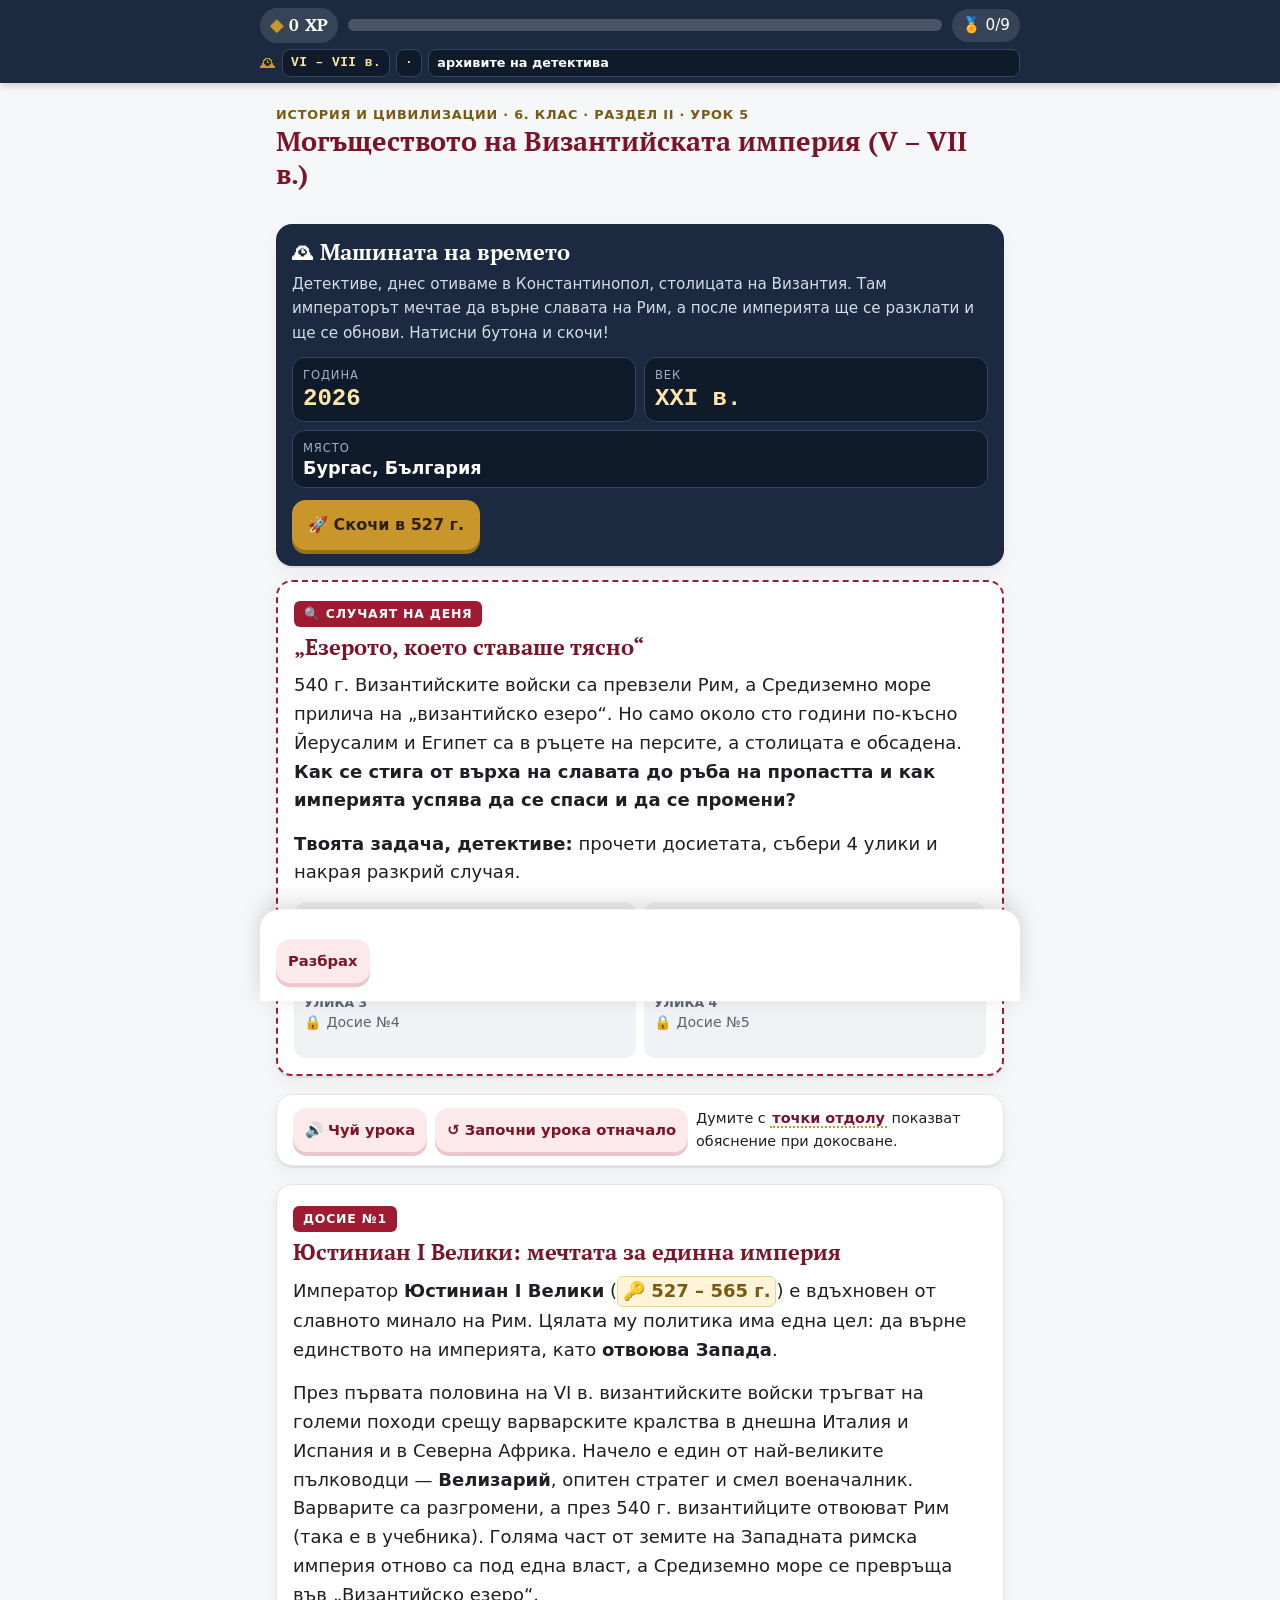
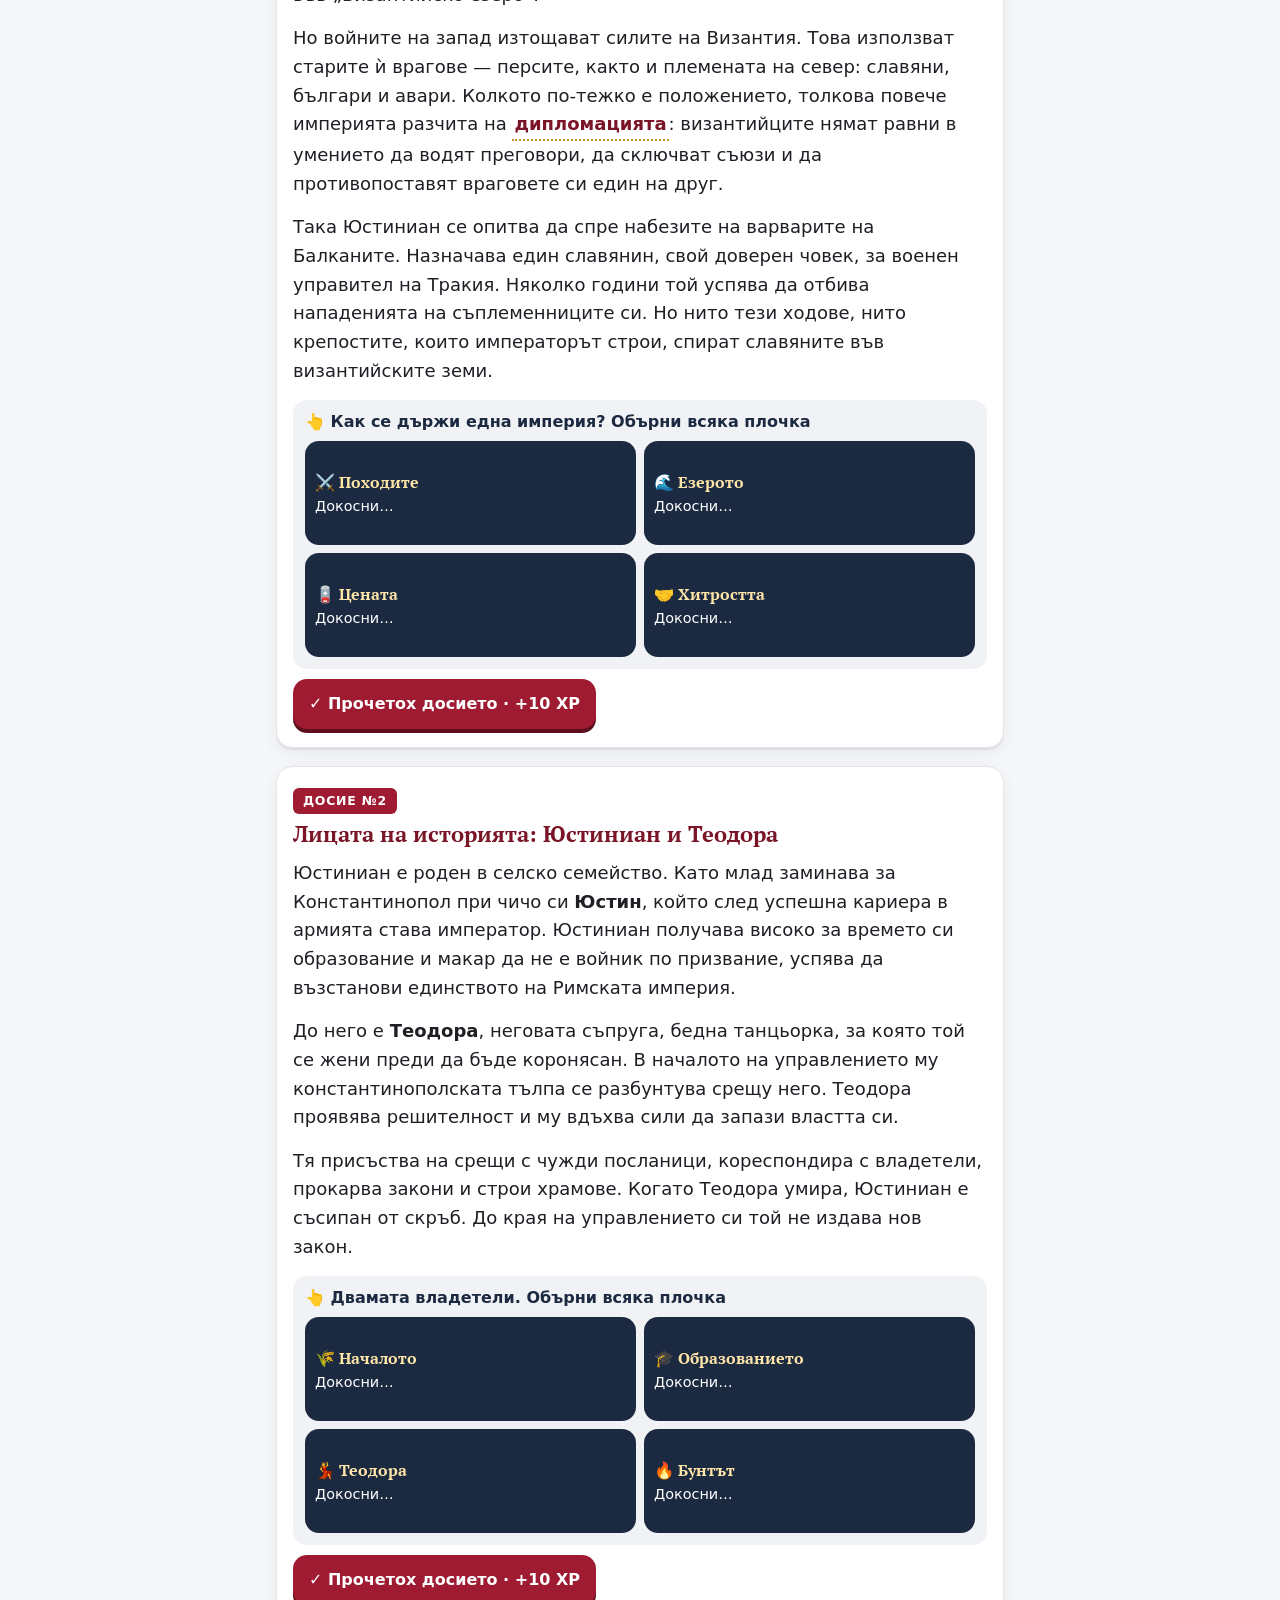
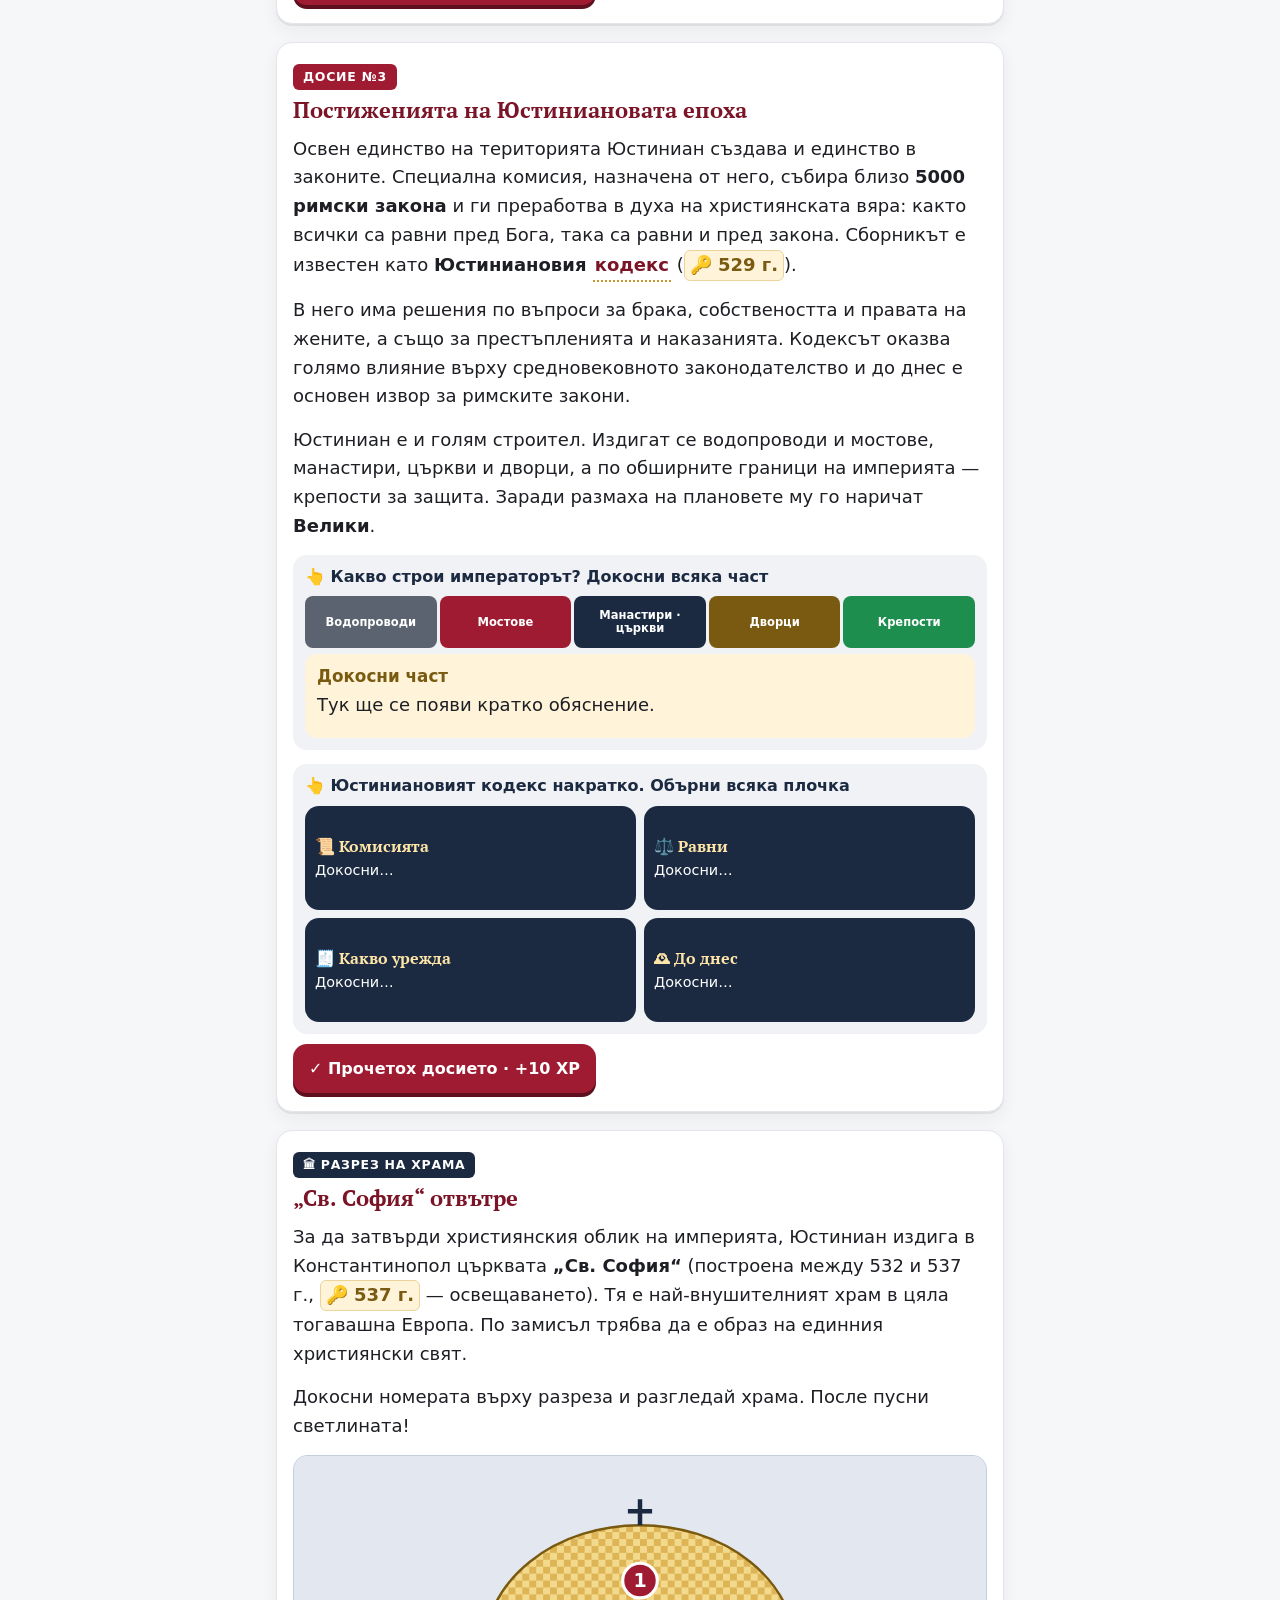
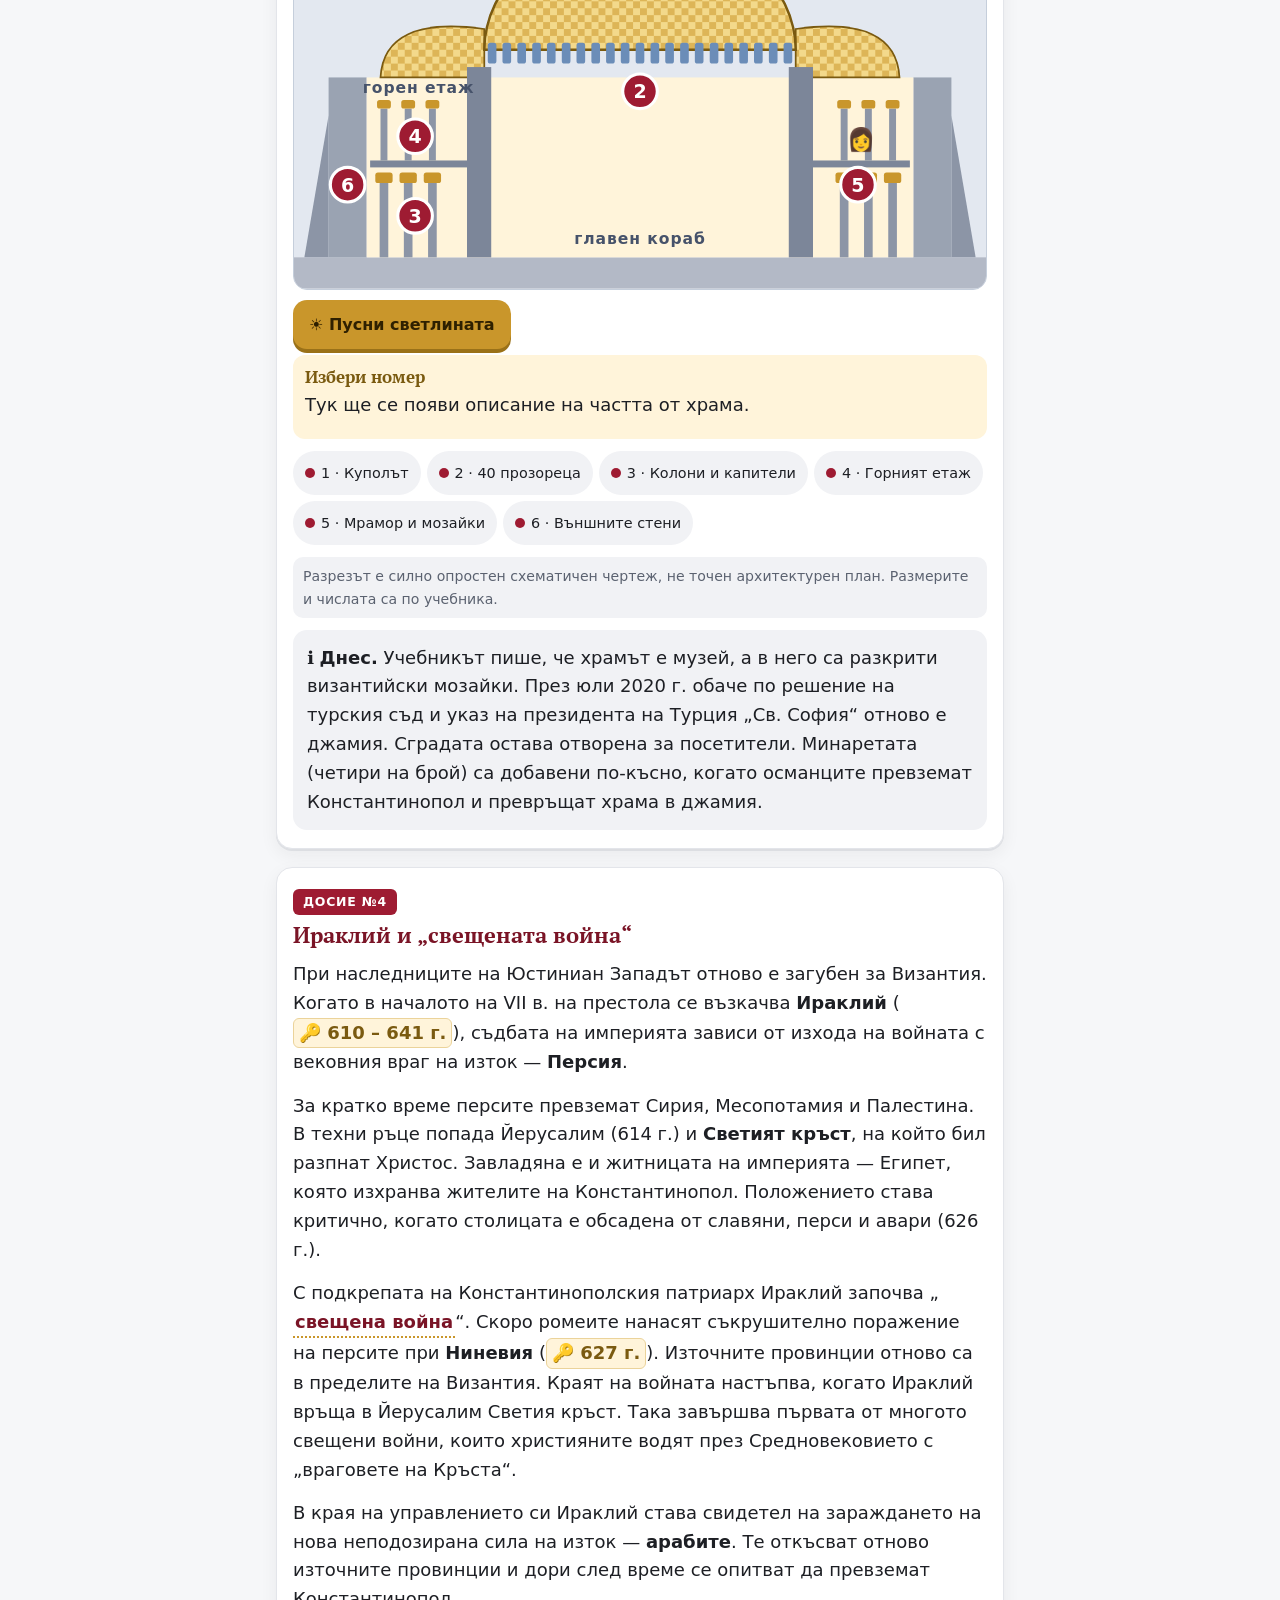
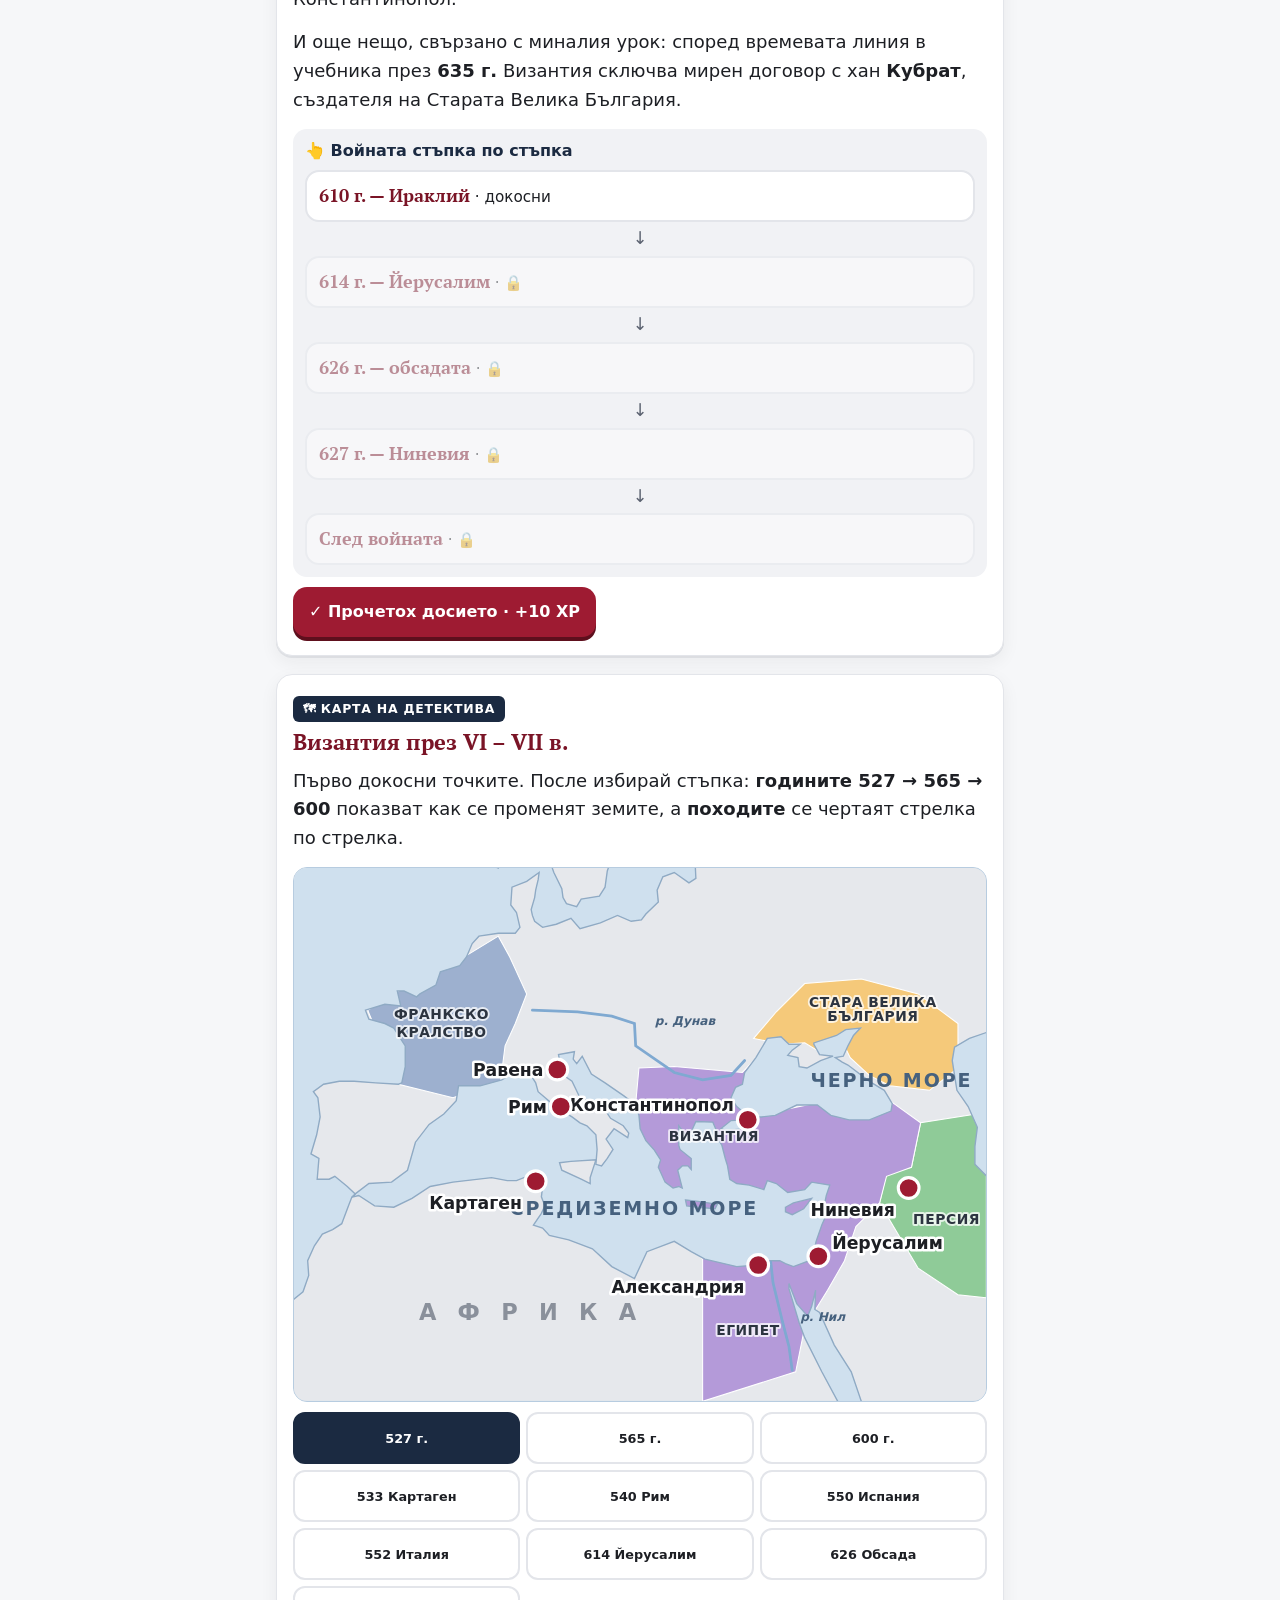
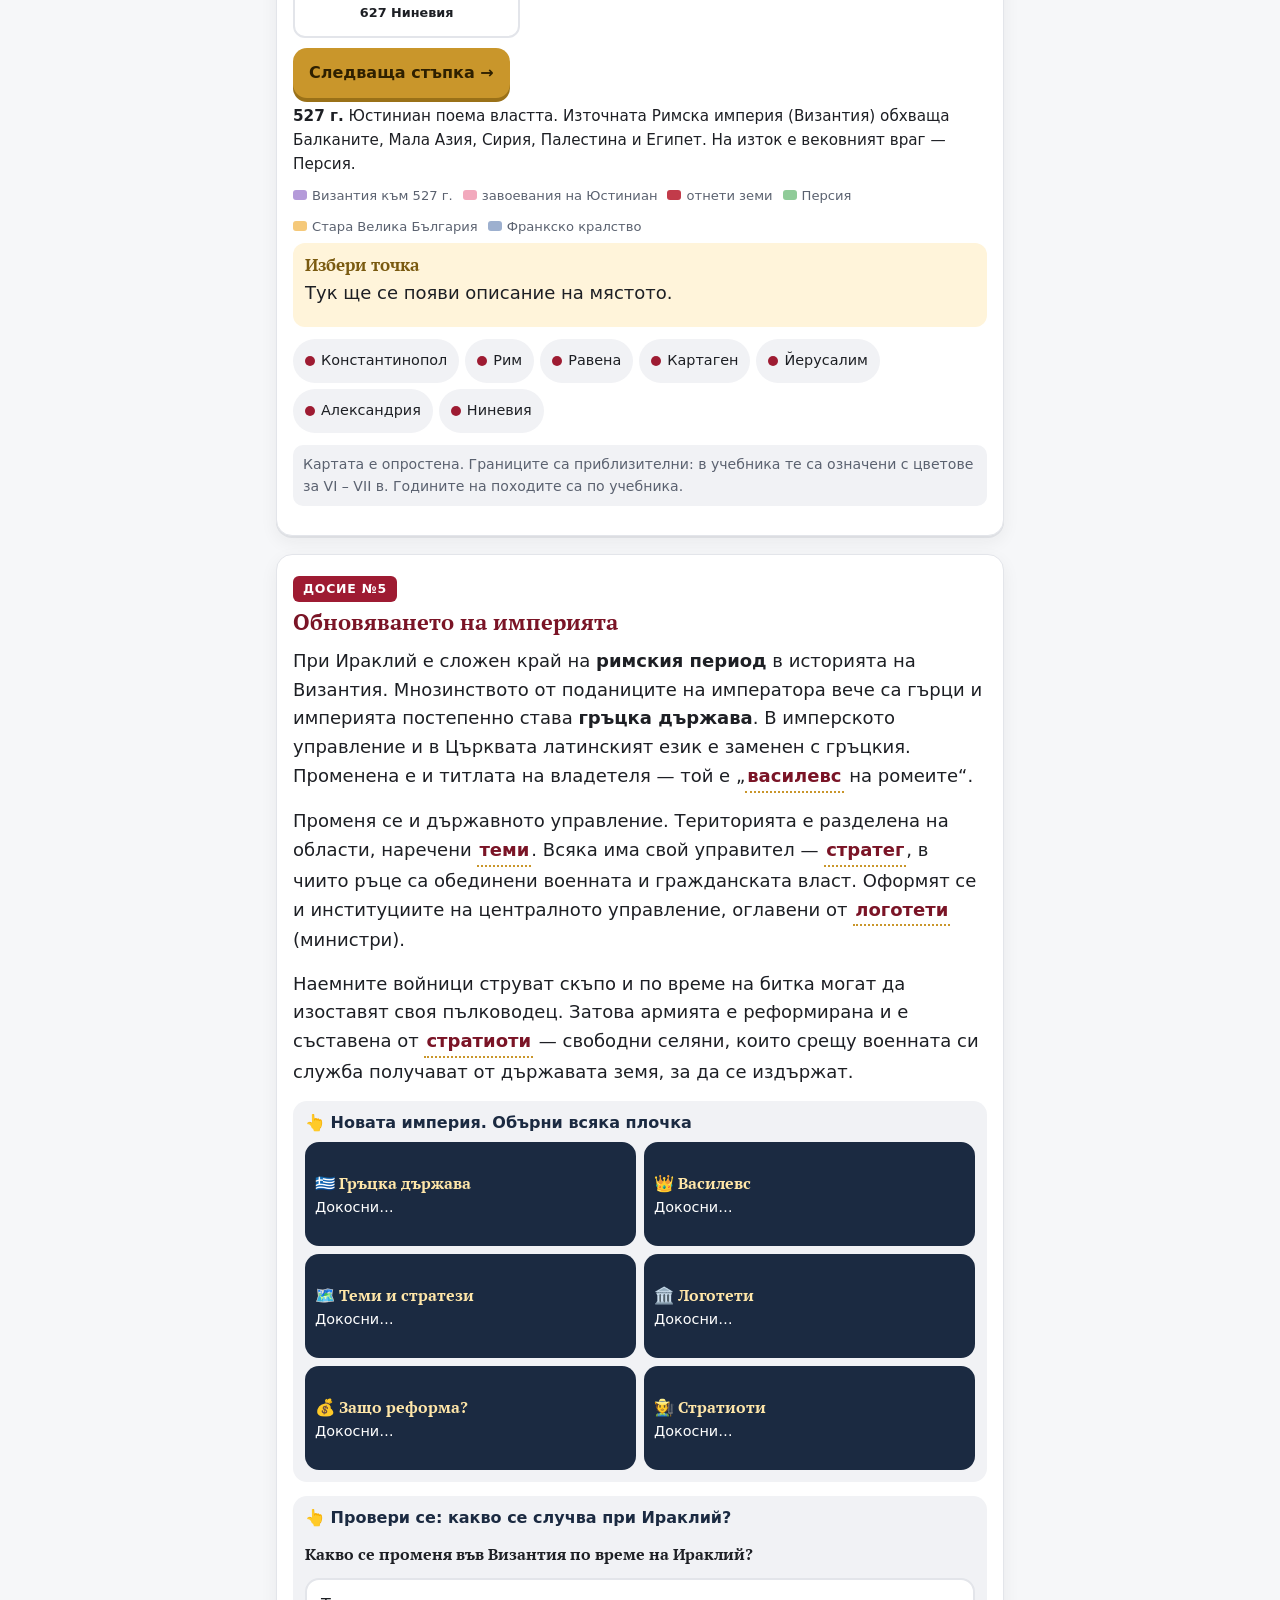
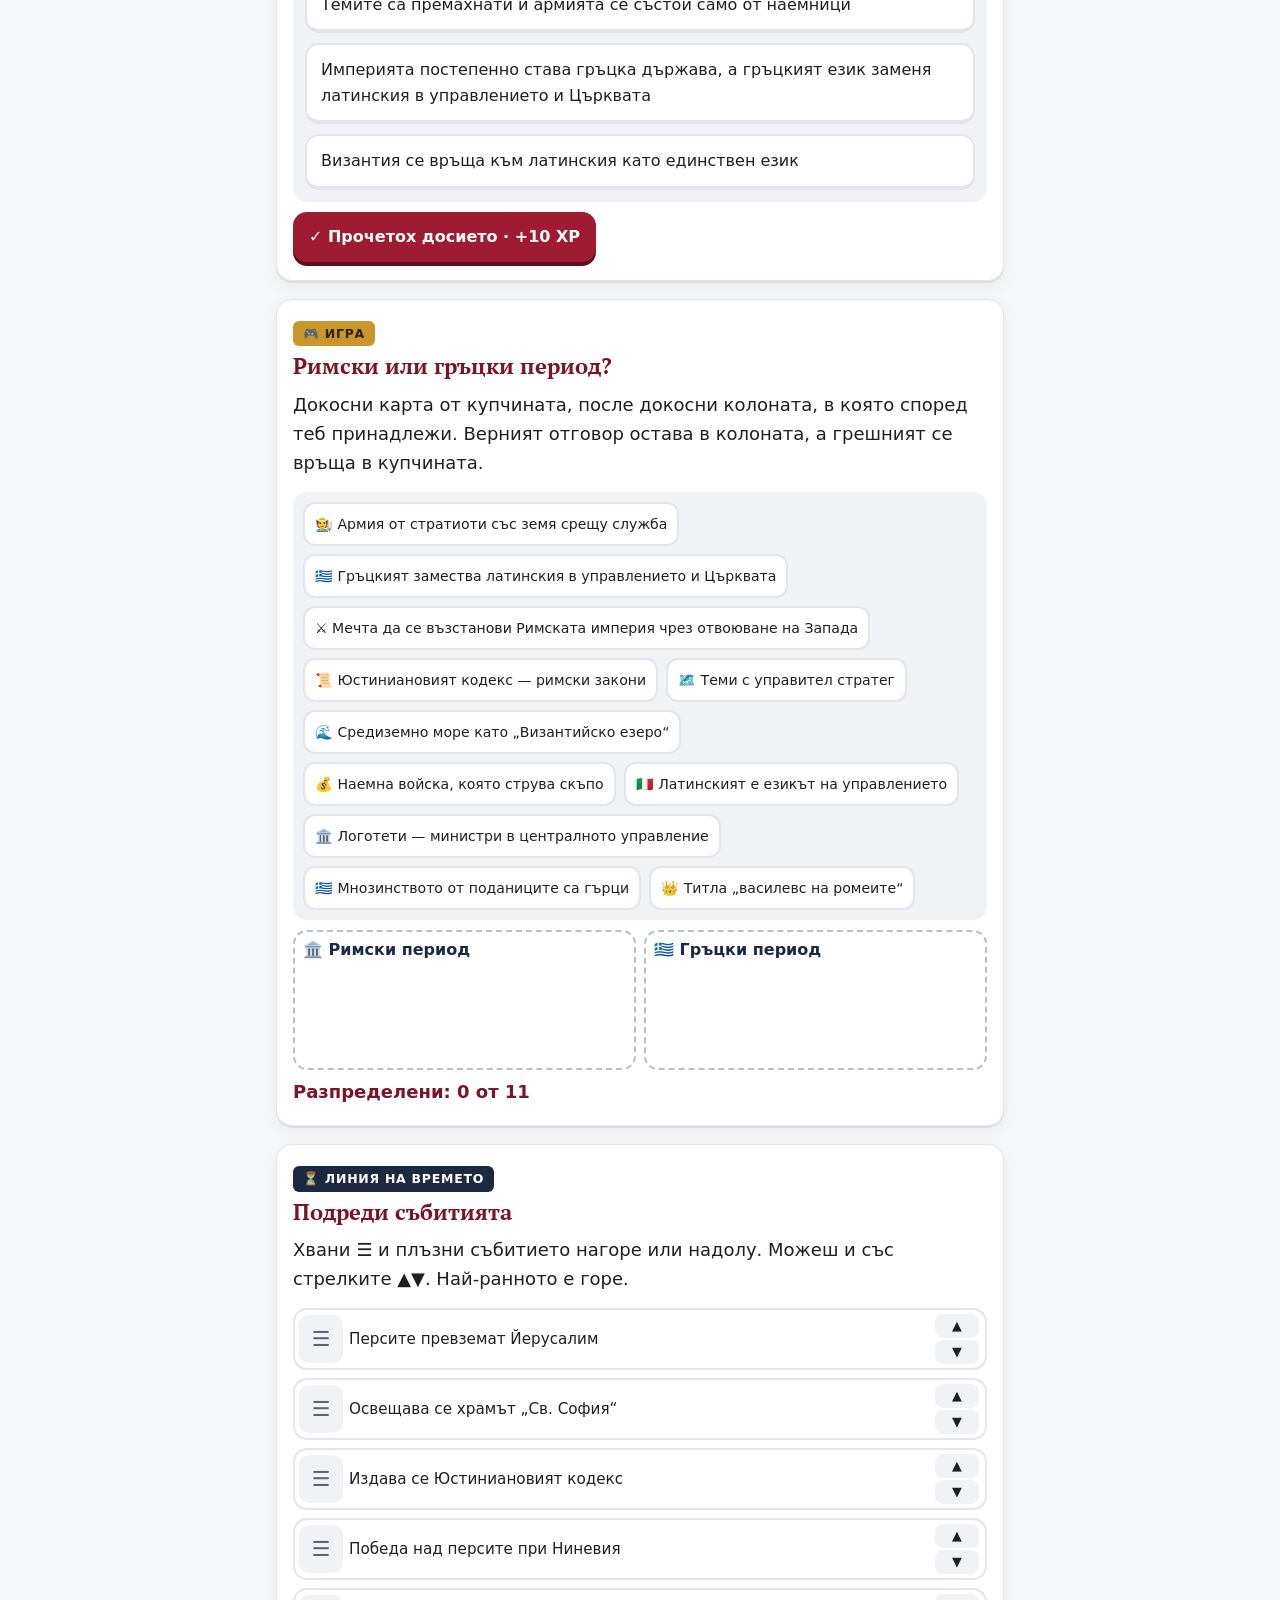
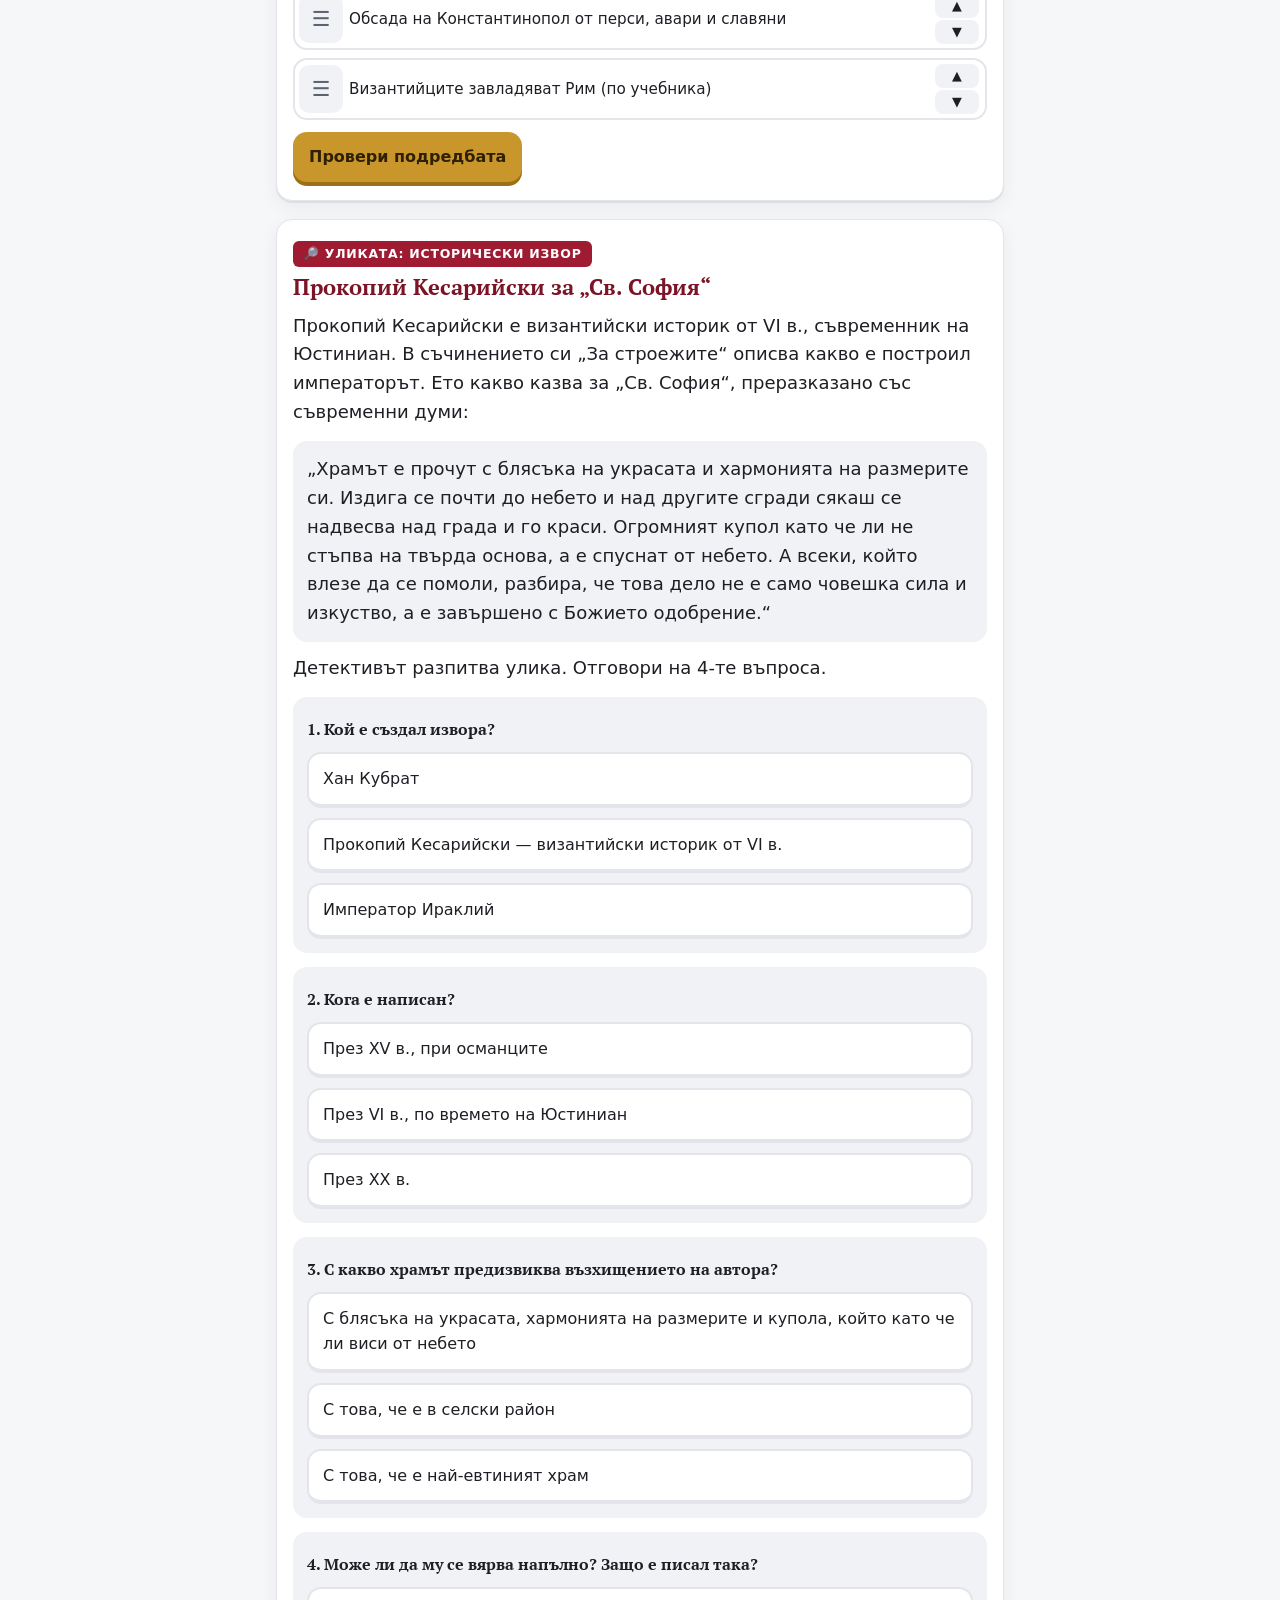
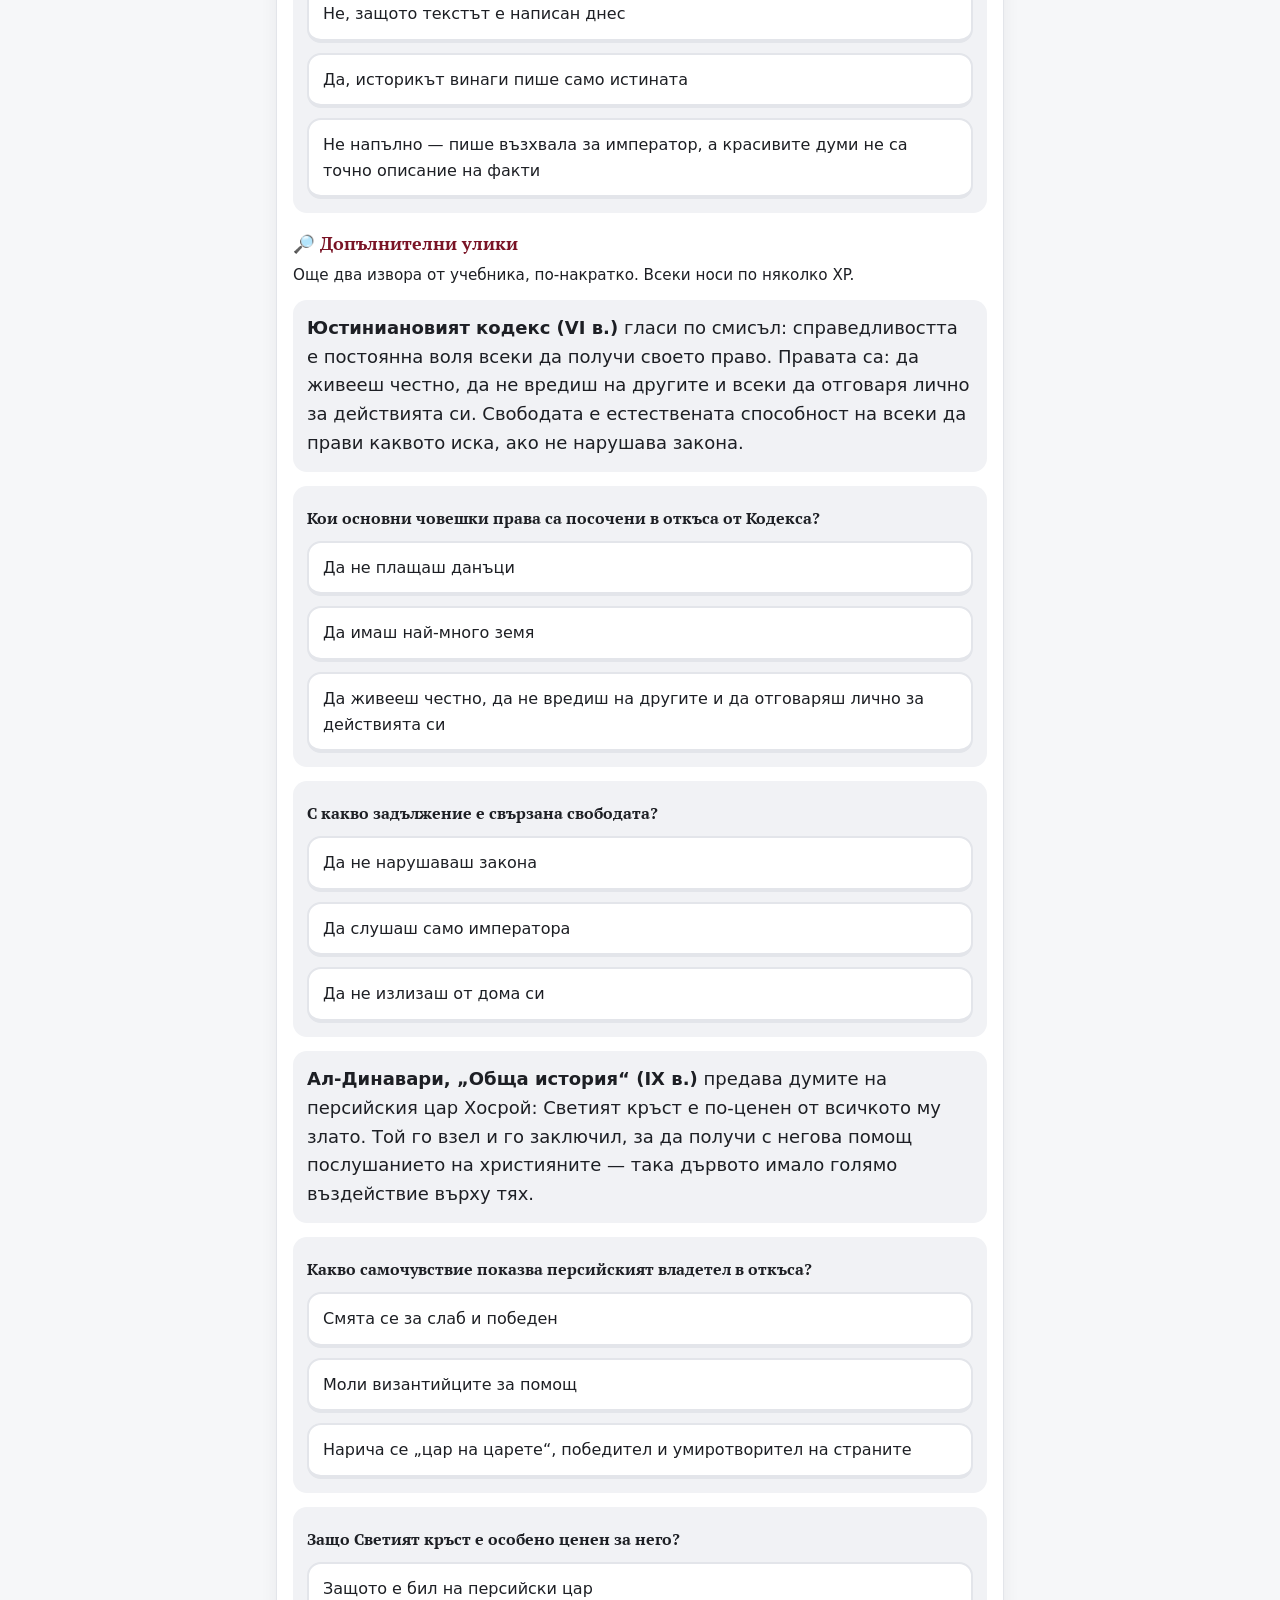
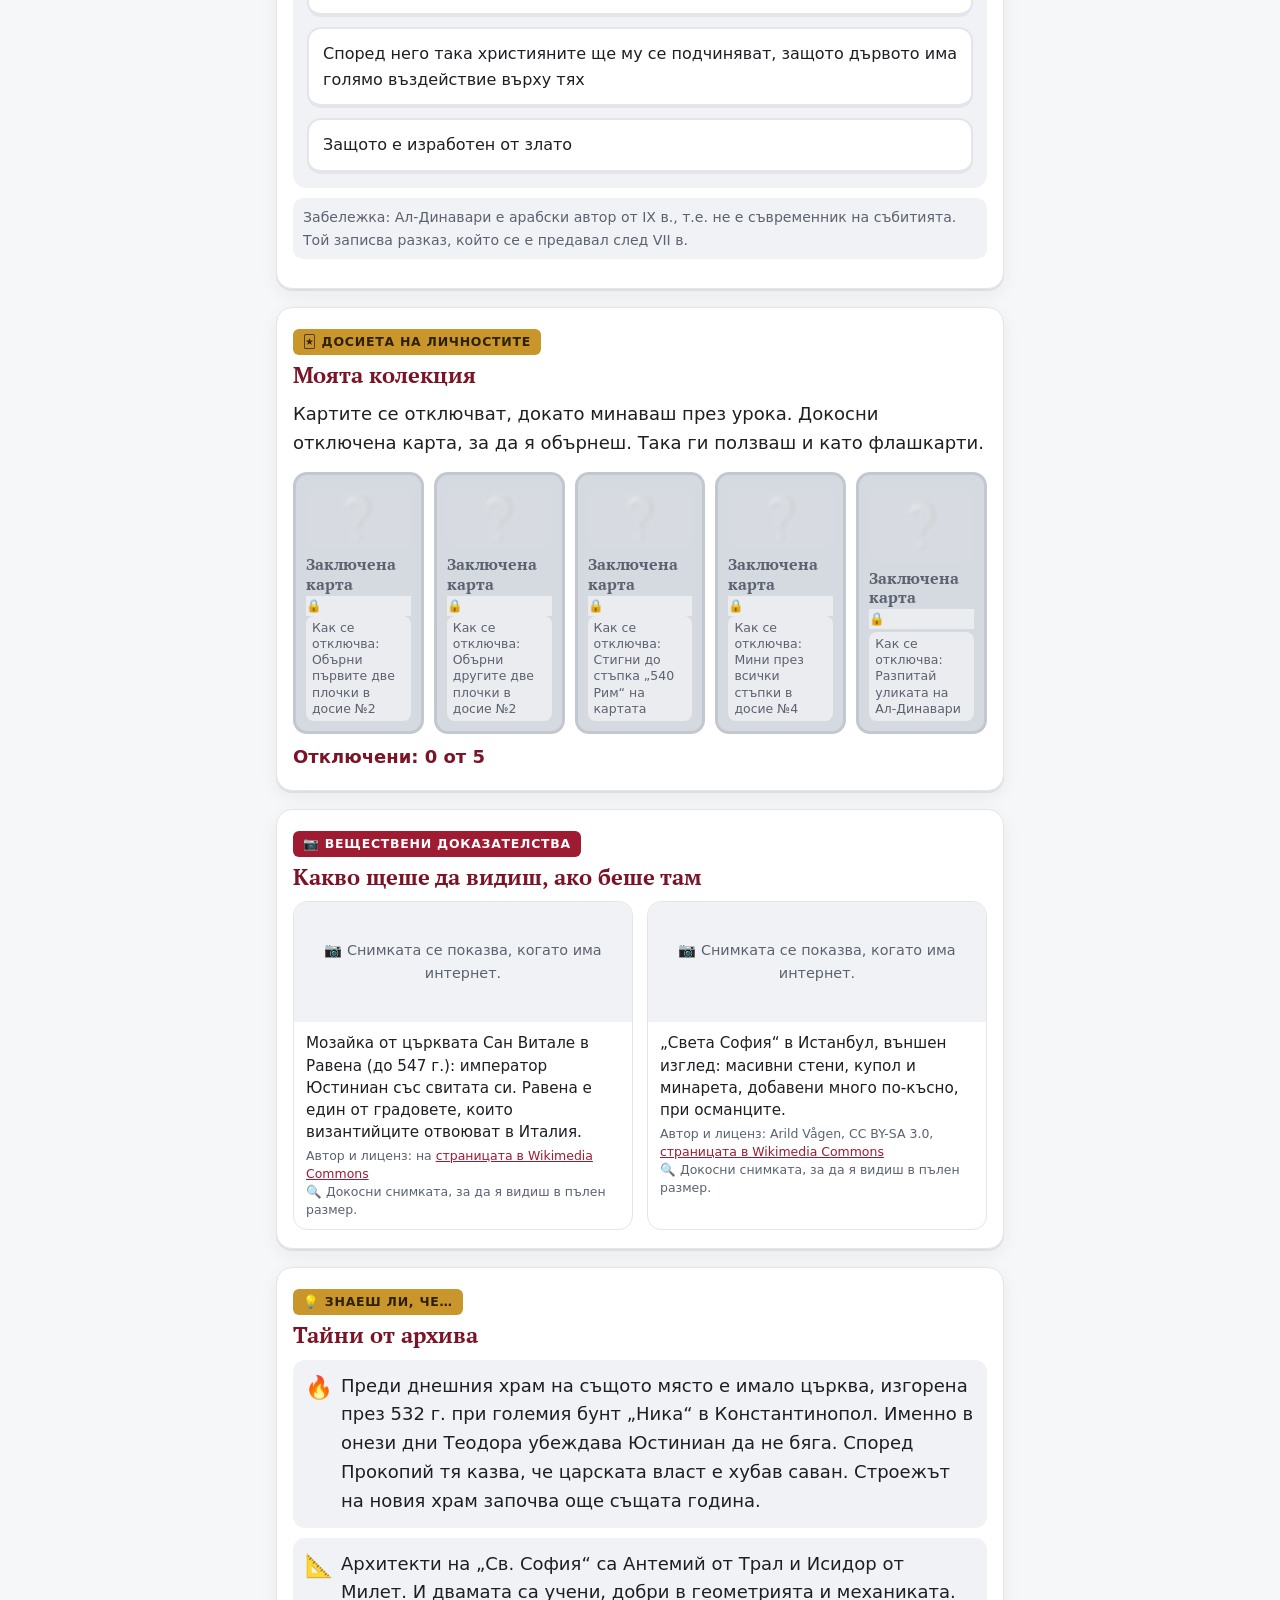
<file: istoriya-6-urok-05-mogushtestvoto-na-vizantiyskata-imperiya.html>
<!DOCTYPE html>
<html lang="bg">
<head>
<meta charset="utf-8">
<meta name="viewport" content="width=device-width, initial-scale=1, viewport-fit=cover">
<meta name="robots" content="noindex, nofollow">
<meta name="theme-color" content="#9E1B32">
<link rel="icon" href="favicon.svg" type="image/svg+xml">
<link rel="icon" href="favicon.ico" sizes="any">
<link rel="apple-touch-icon" href="apple-touch-icon.png">
<link rel="manifest" href="site.webmanifest">
<title>Урок 5 · Могъществото на Византийската империя</title>
<link rel="preconnect" href="https://fonts.googleapis.com">
<link rel="preconnect" href="https://fonts.gstatic.com" crossorigin>
<link href="https://fonts.googleapis.com/css2?family=PT+Serif:wght@700&display=swap&subset=cyrillic" rel="stylesheet">
<style>
:root{
  --red:#9E1B32; --red-2:#7A1426; --red-soft:#FBE9EC;
  --navy:#1B2A41;
  --gold:#C9962B; --gold-soft:#FFF4DA; --gold-ink:#7A5A10;
  --paper:#F6F7F9; --card:#FFFFFF;
  --ink:#1D1F24; --muted:#5B6270; --line:#E3E5EA;
  --ok:#1E8E4E; --ok-soft:#E3F5EA;
  --bad:#D1491F; --bad-soft:#FDEBE3;
  --soft:#F1F2F5;
  --sea:#CFE0EE; --land:#E6E8EC; --west:#E3A1AC; --east:#9DB0CF; --unit:#E9CF8E;
  --r:16px; --shadow:0 2px 0 rgba(27,42,65,.08), 0 6px 18px rgba(29,31,36,.06);
  --head:"PT Serif", Georgia, "Times New Roman", serif;
  --body:system-ui, "Roboto", "Segoe UI", Arial, sans-serif;
}
*{box-sizing:border-box}
html{scroll-behavior:smooth;-webkit-text-size-adjust:100%}
body{margin:0;background:var(--paper);color:var(--ink);font:18px/1.6 var(--body);overflow-x:hidden}
h1,h2,h3{font-family:var(--head);line-height:1.2;margin:0 0 .5em;color:var(--red-2)}
h1{font-size:1.7rem}
h2{font-size:1.35rem}
h3{font-size:1.1rem}
p{margin:.5em 0 .8em}
a{color:var(--red)}
button{font:inherit;cursor:pointer;-webkit-tap-highlight-color:transparent}
img{max-width:100%}
.wrap{max-width:760px;margin:0 auto;padding:0 16px 120px}

/* ---------- Top bar + машината на времето ---------- */
.topbar{position:sticky;top:0;z-index:50;background:var(--navy);color:#fff;padding:8px 16px 6px;box-shadow:0 2px 8px rgba(0,0,0,.2)}
.topbar-in{max-width:760px;margin:0 auto;display:flex;align-items:center;gap:10px}
.xp{display:flex;align-items:center;gap:6px;font-family:var(--head);font-weight:700;font-size:1.05rem;background:rgba(255,255,255,.12);padding:4px 10px;border-radius:999px;white-space:nowrap}
.xp .gem{color:var(--gold)}
.xp.bump{animation:bump .5s}
@keyframes bump{30%{transform:scale(1.25)}}
.prog{flex:1;height:12px;background:rgba(255,255,255,.2);border-radius:999px;overflow:hidden}
.prog>i{display:block;height:100%;width:0;background:var(--gold);border-radius:999px;transition:width .6s}
.badgecount{font-size:.95rem;white-space:nowrap;background:rgba(255,255,255,.12);padding:4px 10px;border-radius:999px}
.tm{max-width:760px;margin:6px auto 0;display:flex;gap:6px;align-items:stretch;font-size:.8rem}
.tm .lbl{display:flex;align-items:center;color:var(--gold);font-size:1rem}
.tm .cell{background:#0F1A2B;border:1px solid #33455F;border-radius:8px;padding:2px 8px;overflow:hidden;display:flex;align-items:center;min-height:28px}
.tm .cell b{display:block;font-family:"Courier New",monospace;font-weight:700;color:#FFE6A8;letter-spacing:.04em;white-space:nowrap}
.tm .cell.place{flex:1;min-width:0}
.tm .cell.place b{overflow:hidden;text-overflow:ellipsis;font-family:var(--body);font-weight:600;letter-spacing:0;color:#fff}
.tm .cell b.roll{animation:roll .45s ease-out}
@keyframes roll{0%{transform:translateY(-110%);opacity:0}60%{transform:translateY(12%);opacity:1}100%{transform:translateY(0)}}
.toast{position:fixed;left:50%;top:92px;transform:translateX(-50%) translateY(-20px);opacity:0;background:var(--gold);color:#2E2000;font-family:var(--head);font-weight:700;padding:8px 16px;border-radius:999px;z-index:60;transition:.3s;pointer-events:none;box-shadow:var(--shadow);max-width:90vw;text-align:center}
.toast.show{opacity:1;transform:translateX(-50%) translateY(0)}

/* ---------- Hero ---------- */
.hero{padding:22px 0 6px}
.kicker{font-family:var(--body);font-weight:700;color:var(--gold-ink);letter-spacing:.06em;text-transform:uppercase;font-size:.8rem}
.board{background:var(--navy);color:#fff;border-radius:var(--r);padding:16px;margin:14px 0;box-shadow:var(--shadow)}
.board h2{color:#fff;margin-bottom:6px}
.board p{color:#D6DCE6;margin:.3em 0 .8em;font-size:.95rem}
.dials{display:grid;grid-template-columns:1fr 1fr;gap:8px;margin:10px 0 12px}
.dial{background:#0F1A2B;border:1px solid #33455F;border-radius:12px;padding:8px 10px;overflow:hidden}
.dial small{display:block;color:#9FB0C8;font-size:.72rem;text-transform:uppercase;letter-spacing:.08em}
.dial b{display:block;font-family:"Courier New",monospace;font-size:1.5rem;color:#FFE6A8;line-height:1.2}
.dial.wide{grid-column:1/-1}
.dial.wide b{font-family:var(--body);font-size:1.1rem;color:#fff}
.dial b.roll{animation:roll .45s ease-out}
.case{background:var(--card);border:2px dashed var(--red);border-radius:var(--r);padding:16px;margin:14px 0;box-shadow:var(--shadow)}
.clues{display:grid;grid-template-columns:1fr 1fr;gap:8px;margin-top:10px}
.clue{border-radius:12px;padding:10px;font-size:.88rem;line-height:1.4;background:var(--soft);color:var(--muted);min-height:74px}
.clue b{display:block;font-family:var(--body);color:var(--muted);font-size:.78rem;margin-bottom:2px}
.clue.on{background:var(--gold-soft);color:var(--ink);animation:pop .4s}
.clue.on b{color:var(--gold-ink)}
@keyframes pop{0%{transform:scale(.9)}60%{transform:scale(1.05)}}

/* ---------- Cards ---------- */
.card{background:var(--card);border-radius:var(--r);padding:18px 16px;margin:18px 0;box-shadow:var(--shadow);border:1px solid var(--line)}
.dossier-tag{display:inline-block;font-family:var(--body);font-weight:700;font-size:.78rem;color:#fff;background:var(--red);padding:3px 10px;border-radius:6px;margin-bottom:8px;letter-spacing:.06em}
.dossier-tag.navy{background:var(--navy)}
.dossier-tag.gold{background:var(--gold);color:#2E2000}
.row{display:flex;gap:8px;flex-wrap:wrap;align-items:center}
.btn{border:0;border-radius:14px;padding:12px 16px;min-height:48px;font-family:var(--body);font-weight:700;font-size:1rem;background:var(--red);color:#fff;box-shadow:0 4px 0 #5E0F1D;transition:transform .08s}
.btn:active{transform:translateY(3px);box-shadow:0 1px 0 #5E0F1D}
.btn.ghost{background:var(--red-soft);color:var(--red-2);box-shadow:0 4px 0 #EBC6CD}
.btn.gold{background:var(--gold);color:#2E2000;box-shadow:0 4px 0 #9A7118}
.btn.navy{background:var(--navy);box-shadow:0 4px 0 #0B1320}
.btn.done{background:var(--ok);box-shadow:0 4px 0 #146638}
.btn[disabled]{opacity:.6;cursor:default}
.btn.small{min-height:44px;padding:8px 12px;font-size:.92rem}
.readbtn{margin-top:10px}
.term{background:none;border:0;padding:0 2px;color:var(--red-2);font-weight:700;border-bottom:2px dotted var(--gold);font-size:inherit;line-height:inherit}
.hl{background:var(--gold-soft);padding:0 4px;border-radius:4px}
.key{display:inline-block;background:var(--gold-soft);color:var(--gold-ink);font-weight:700;border:1px solid #EBD39A;border-radius:6px;padding:0 5px;white-space:nowrap}
.task{background:var(--soft);border-radius:14px;padding:12px;margin-top:14px}
.task h3{font-size:1rem;margin-bottom:6px;color:var(--navy);font-family:var(--body)}
.note{font-size:.88rem;color:var(--muted);background:var(--soft);border-radius:10px;padding:8px 10px}

/* ribbons (стъпки, периоди) */
.ribbon{display:flex;gap:3px;margin:10px 0 6px}
.ribbon button{border:0;border-radius:8px;min-height:52px;padding:4px 2px;font-size:.72rem;font-weight:700;color:#fff;line-height:1.15;position:relative;min-width:0;overflow:hidden}
.ribbon button.seen:after{content:"✓";position:absolute;top:1px;right:4px;font-size:.7rem}
.ribbon button.active{outline:3px solid var(--gold);outline-offset:1px}
.ribticks{display:flex;justify-content:space-between;font-size:.72rem;color:var(--muted);margin-bottom:6px}
.infobox{background:var(--gold-soft);border-radius:12px;padding:12px;min-height:84px;margin-top:6px}
.infobox h3{margin:0 0 4px;color:var(--gold-ink);font-size:1.05rem}
.infobox p{margin:0}

/* flip tiles */
.tiles{display:grid;grid-template-columns:1fr 1fr;gap:8px;margin-top:10px}
.tile{border:0;border-radius:14px;min-height:104px;padding:10px;text-align:left;background:var(--navy);color:#fff;font-size:.9rem;line-height:1.35}
.tile b{display:block;font-family:var(--head);font-size:1.02rem;margin-bottom:4px;color:#FFE6A8}
.tile.open{background:var(--gold-soft);color:var(--ink);animation:pop .35s}
.tile.open b{color:var(--gold-ink)}

/* sorter */
.sorter{background:var(--soft);border-radius:14px;padding:12px;margin-top:10px}
.sortcard{background:#fff;border:2px solid var(--line);border-radius:12px;padding:12px;min-height:64px;font-weight:600;text-align:center;display:flex;align-items:center;justify-content:center}
.sortbtns{display:grid;grid-template-columns:1fr 1fr;gap:8px;margin-top:10px}
.cols{display:grid;grid-template-columns:1fr 1fr;gap:8px;margin-top:12px}
.col{border-radius:12px;padding:8px;font-size:.82rem;line-height:1.35;min-height:60px}
.col h4{margin:0 0 4px;font-size:.85rem}
.col.w{background:var(--red-soft)}.col.w h4{color:var(--red-2)}
.col.e{background:#E6ECF5}.col.e h4{color:var(--navy)}
.col div{margin-bottom:4px}

/* names chain */
.chain{display:grid;gap:8px;margin-top:10px}
.chain button{border:2px solid var(--line);background:#fff;border-radius:14px;min-height:52px;text-align:left;padding:10px 12px;font-size:.95rem;color:var(--ink)}
.chain button b{font-family:var(--head);color:var(--red-2);font-size:1.1rem}
.chain button[disabled]{opacity:.45}
.chain button.open{border-color:var(--gold);background:var(--gold-soft);opacity:1}
.chain .arrow{text-align:center;color:var(--muted);font-size:1.1rem;line-height:1}

/* map */
.mapbox{background:var(--sea);border-radius:14px;overflow:hidden;border:1px solid #B7CCE0;touch-action:manipulation}
.mapbox svg{display:block;width:100%;height:auto}
.maplabel{font:700 11px var(--body);fill:#46617E;letter-spacing:.1em;pointer-events:none}
.regionlabel{font:800 11px var(--body);letter-spacing:.06em;paint-order:stroke;stroke:#fff;stroke-width:3px;stroke-linejoin:round;pointer-events:none}
.contlabel{font:700 13px var(--body);fill:#8A909B;letter-spacing:.3em;pointer-events:none}
.river{fill:none;stroke:#7FA8CB;stroke-width:1.3;pointer-events:none}
.coast{fill:none;stroke:#8FAAC4;stroke-width:.8;pointer-events:none}
.mk{cursor:pointer}
.mk .dot{stroke:#fff;stroke-width:1.8}
.mk .halo{fill:none;stroke-width:2.5;opacity:0}
.mk.active .halo{opacity:1;animation:ring 1.2s infinite}
@keyframes ring{0%{r:6;opacity:1}100%{r:18;opacity:0}}
.mk.seen .dot{stroke:var(--ink)}
.mk.fallen .dot{fill:#fff!important;stroke-width:3}
.mk text{font:700 10px var(--body);fill:var(--ink);paint-order:stroke;stroke:#fff;stroke-width:3px;stroke-linejoin:round;pointer-events:none}
.chips{display:flex;flex-wrap:wrap;gap:6px;margin:12px 0}
.chip{border:0;border-radius:999px;padding:8px 12px;min-height:44px;font-size:.9rem;background:var(--soft);color:var(--ink);display:inline-flex;align-items:center;gap:6px}
.chip i{width:10px;height:10px;border-radius:50%;display:inline-block;flex:none}
.chip.seen{background:#E6ECF5}
.chip.active{background:var(--navy);color:#fff}
.legend{display:flex;flex-wrap:wrap;gap:10px;font-size:.82rem;color:var(--muted);margin-top:8px}
.legend span{display:inline-flex;align-items:center;gap:5px}
.legend i{width:14px;height:10px;border-radius:3px;display:inline-block}
.steps{display:grid;grid-template-columns:repeat(2,1fr);gap:6px;margin-top:10px}
.steps button{border:2px solid var(--line);background:#fff;border-radius:12px;min-height:52px;padding:4px;font-size:.8rem;font-weight:700;line-height:1.2;color:var(--ink)}
.steps button.active{border-color:var(--navy);background:var(--navy);color:#fff}
.steps button.seen:not(.active){border-color:var(--gold)}
input[type=range]{width:100%;height:44px;accent-color:var(--red);margin:6px 0 0}
.stepcap{font-size:.95rem;margin:6px 0 0;min-height:3em}

/* routes on the map (Великото преселение) */
.routes path{fill:none;stroke-width:2.6;stroke-linecap:round;opacity:0;stroke-dasharray:1;stroke-dashoffset:1;transition:opacity .3s}
.routes path.show{opacity:1;stroke-dashoffset:0;animation:draw .9s ease forwards}
.routes path.huns{stroke:var(--red)}
.routes path.vest{stroke:var(--navy)}
.routes path.vand{stroke:var(--gold-ink)}
@keyframes draw{from{stroke-dashoffset:1}to{stroke-dashoffset:0}}

/* timeline sorting */
.sortl{list-style:none;padding:0;margin:12px 0;display:grid;gap:8px;position:relative}
.sitem{display:flex;align-items:center;gap:6px;background:#fff;border:2px solid var(--line);border-radius:14px;padding:4px 6px 4px 4px;min-height:56px;position:relative;touch-action:pan-y;user-select:none;-webkit-user-select:none}
.sitem.dragging{z-index:5;box-shadow:0 10px 24px rgba(0,0,0,.18);border-color:var(--gold);transition:none}
.sitem .handle{flex:none;width:44px;height:48px;display:flex;align-items:center;justify-content:center;font-size:1.3rem;color:var(--muted);touch-action:none;cursor:grab;border-radius:10px;background:var(--soft)}
.sitem .txt{flex:1;font-size:.95rem;line-height:1.3}
.sitem .yr{display:none;font-weight:800;color:var(--gold-ink);margin-right:4px}
.sitem .mv{flex:none;display:flex;flex-direction:column;gap:2px}
.sitem .mv button{border:0;background:var(--soft);border-radius:8px;width:44px;height:24px;font-size:.8rem;color:var(--ink);padding:0}
.sitem.ok{border-color:var(--ok);background:var(--ok-soft)}
.sitem.bad{border-color:var(--bad);background:var(--bad-soft)}
.sitem .mark{flex:none;font-weight:800;width:18px;text-align:center}
.sorted .sitem .yr{display:inline}

/* quiz/options */
.stage{background:var(--soft);border-radius:14px;padding:14px;margin-top:10px}
.opts{display:grid;gap:10px;margin-top:10px}
.opt{border:2px solid var(--line);border-bottom-width:4px;background:#fff;border-radius:14px;padding:12px 14px;min-height:52px;text-align:left;font-size:1rem;color:var(--ink)}
.opt:active{transform:translateY(2px)}
.opt.right{border-color:var(--ok);background:var(--ok-soft)}
.opt.right:before{content:"✓ ";color:var(--ok);font-weight:800}
.opt.wrong{border-color:var(--bad);background:var(--bad-soft)}
.opt.wrong:before{content:"✗ ";color:var(--bad);font-weight:800}
.opt[disabled]{cursor:default}
.fb{border-radius:14px;padding:12px 14px;margin-top:12px;display:none}
.fb.ok{display:block;background:var(--ok-soft);border:2px solid var(--ok)}
.fb.bad{display:block;background:var(--bad-soft);border:2px solid var(--bad)}
.fb b{font-family:var(--body)}
.fb.ok b{color:#146638}.fb.bad b{color:#9C3312}
.fb.ok b:before{content:"✓ "}.fb.bad b:before{content:"✗ "}
.qhead{display:flex;justify-content:space-between;align-items:center;gap:8px;font-size:.9rem;color:var(--muted)}
.qprog{height:14px;background:#DDE1E7;border-radius:999px;overflow:hidden;margin:8px 0 12px}
.qprog i{display:block;height:100%;width:0;background:var(--ok);transition:width .4s}
.qtext{font-family:var(--head);font-weight:700;font-size:1.12rem;color:var(--ink);margin:.3em 0}
.path{display:flex;flex-direction:column;align-items:center;gap:6px;margin:14px 0}
.node{width:84px;height:84px;border-radius:50%;border:0;font-family:var(--head);font-weight:700;font-size:1.6rem;color:#fff;background:var(--red);box-shadow:0 6px 0 #5E0F1D;position:relative}
.node:nth-child(2){margin-left:90px}.node:nth-child(3){margin-right:90px}
.node[disabled]{background:#C3C7CF;box-shadow:0 6px 0 #9A9FA9;cursor:default}
.node.done{background:var(--gold);box-shadow:0 6px 0 #9A7118;color:#2E2000}
.node span{position:absolute;top:92px;left:50%;transform:translateX(-50%);white-space:nowrap;font-size:.8rem;color:var(--muted);font-weight:700;font-family:var(--body)}
.pathwrap{padding-bottom:26px}

/* source clue */
.qblock{margin-top:14px}
.qblock .qtext{font-size:1.02rem}

/* personality cards */
.pcards{display:grid;grid-template-columns:repeat(auto-fill,minmax(128px,1fr));gap:10px;margin-top:10px}
.pcard{perspective:900px;height:262px;border:0;padding:0;background:none;text-align:left}
.pcard-in{position:relative;width:100%;height:100%;transition:transform .5s;transform-style:preserve-3d}
.pcard.flip .pcard-in{transform:rotateY(180deg)}
.pface{position:absolute;inset:0;backface-visibility:hidden;-webkit-backface-visibility:hidden;border-radius:14px;padding:10px;overflow:hidden;display:flex;flex-direction:column}
.pfront{background:linear-gradient(160deg,var(--red) 0%,var(--red-2) 100%);color:#fff;border:3px solid var(--gold)}
.pfront .av{font-size:2.6rem;line-height:1;margin:4px 0 6px;height:74px;display:flex;align-items:center;justify-content:center;background:rgba(255,255,255,.12);border-radius:10px;overflow:hidden}
.pfront .av img{width:100%;height:100%;object-fit:cover;object-position:top}
.pfront b{font-family:var(--head);font-size:1rem;line-height:1.2}
.pfront small{color:#FFE6A8;font-size:.78rem;display:block;margin-top:2px}
.pfront .sp{margin-top:auto;font-size:.78rem;background:rgba(0,0,0,.2);border-radius:8px;padding:4px 6px;line-height:1.3}
.pback{overflow-y:auto;background:var(--gold-soft);color:var(--ink);transform:rotateY(180deg);font-size:.76rem;line-height:1.35;border:3px solid var(--gold)}
.pback b{font-family:var(--head);color:var(--red-2);font-size:.95rem;margin-bottom:4px}
.pcard.locked .pfront{background:#D5D9E0;color:var(--muted);border-color:#C3C7CF}
.pcard.locked .pfront .av{filter:grayscale(1) blur(2px);opacity:.5}
.pcard.locked .pfront small,.pcard.locked .pfront .sp{color:var(--muted);background:rgba(255,255,255,.5)}
.pcard.new .pfront{animation:pop .5s}

/* gallery */
.gallery{display:grid;gap:14px}
figure{margin:0;background:var(--card);border-radius:14px;overflow:hidden;border:1px solid var(--line)}
figure img{display:block;width:100%;height:auto;max-height:75vh;object-fit:contain;background:#E4E6EA;cursor:zoom-in}
.zoomhint{font-size:.78rem;color:var(--muted)}
figure .noimg{height:120px;display:flex;align-items:center;justify-content:center;color:var(--muted);font-size:.9rem;padding:12px;text-align:center;background:var(--soft)}
figcaption{padding:10px 12px;font-size:.95rem;line-height:1.45}
figcaption small{display:block;color:var(--muted);font-size:.78rem;margin-top:4px}

/* did you know */
.dyk{display:grid;gap:10px}
.dyk div{background:var(--soft);border-radius:12px;padding:12px 12px 12px 48px;position:relative}
.dyk div:before{content:attr(data-i);position:absolute;left:12px;top:10px;font-size:1.4rem}

/* короната пътува (анимация) */
.crownbox{background:var(--soft);border-radius:14px;padding:16px;position:relative;height:120px;overflow:hidden;margin-top:10px}
.crownbox .city{position:absolute;top:8px;font-size:.78rem;font-weight:700;color:var(--muted)}
.crownbox .city.rome{left:8px}
.crownbox .city.cpl{right:8px;text-align:right}
.crownbox .track{position:absolute;left:44px;right:44px;top:56px;height:2px;border-top:2px dashed #B7BFCB}
.crownicon{position:absolute;top:56px;left:44px;transform:translate(-50%,-50%);font-size:2.1rem}
.crownicon.go{animation:crowntrip 2.8s ease-in-out forwards}
@keyframes crowntrip{0%{left:44px}100%{left:calc(100% - 44px)}}
.crowncap{position:absolute;bottom:6px;left:8px;right:8px;font-size:.82rem;color:var(--muted);text-align:center}

/* links */
.linkcard{display:block;text-decoration:none;color:var(--ink);background:var(--soft);border-radius:12px;padding:12px;margin:8px 0;border:1px solid var(--line)}
.linkcard b{font-family:var(--body);color:var(--red-2);display:block}
.linkcard small{color:var(--muted)}

/* interview / role */
.chat{display:grid;gap:8px;margin-top:10px}
.bubble{border-radius:14px;padding:10px 12px;font-size:.95rem;line-height:1.45;max-width:92%}
.bubble.q{background:var(--navy);color:#fff;justify-self:end}
.bubble.a{background:var(--soft);justify-self:start}
.bubble.v{background:var(--gold-soft);justify-self:start;border:1px solid #EBD39A}
.bubble small{display:block;font-size:.72rem;opacity:.75;margin-bottom:2px;font-weight:700}
.qbtns{display:grid;gap:8px;margin-top:10px}

/* vocab */
.vocab{display:grid;gap:8px}
.word{display:flex;align-items:center;gap:10px;background:var(--soft);border-radius:12px;padding:10px 12px}
.word .w{font-family:var(--head);font-weight:700;color:var(--red-2);min-width:96px}
.word .ex{font-size:.92rem;color:var(--muted);line-height:1.4}
.word button{margin-left:auto;flex:none;border:0;background:#fff;border-radius:10px;width:44px;height:44px;font-size:1.1rem}
.hola .word .w{color:#B0452E}
.etym{display:grid;gap:10px;margin-top:10px}
.ety{border:2px solid var(--line);border-radius:14px;background:#fff;padding:12px;text-align:left;color:var(--ink);font-size:.95rem;width:100%}
.ety .root{font-family:var(--head);font-weight:700;color:var(--red-2);font-size:1.08rem}
.ety .root small{font-family:var(--body);color:var(--muted);font-weight:400;font-size:.85rem}
.ety .tree{display:none;margin-top:8px}
.ety.open{border-color:var(--gold)}
.ety.open .tree{display:block}
.branches{display:flex;flex-wrap:wrap;gap:6px;margin:6px 0 4px;padding-left:12px;border-left:3px solid var(--gold)}
.branches span{background:var(--soft);border-radius:8px;padding:3px 8px;font-size:.88rem}
.ety p{margin:.3em 0 0;font-size:.88rem;color:var(--muted)}

/* reveal / badges */
.reveal{text-align:center;overflow:hidden}
.stamp{display:none;margin:12px auto;width:max-content;max-width:100%;border:4px solid var(--red);color:var(--red);font-family:var(--head);font-weight:700;font-size:1.5rem;padding:6px 18px;border-radius:10px;transform:rotate(-6deg);letter-spacing:.06em}
.stamp.show{display:block;animation:stamp .5s}
@keyframes stamp{0%{transform:rotate(-6deg) scale(2.2);opacity:0}100%{transform:rotate(-6deg) scale(1);opacity:1}}
.badges{display:grid;grid-template-columns:repeat(auto-fill,minmax(100px,1fr));gap:10px;margin-top:12px}
.badge{background:var(--soft);border-radius:14px;padding:10px 6px;text-align:center;font-size:.78rem;color:var(--muted);filter:grayscale(1);opacity:.6}
.badge .ic{font-size:2rem;display:block}
.badge.on{filter:none;opacity:1;background:var(--gold-soft);color:var(--ink);animation:pop .4s}
.badge b{display:block;font-size:.85rem}

/* flashcards */
.flash{perspective:900px;margin:12px 0}
.flash-in{position:relative;height:180px;transition:transform .5s;transform-style:preserve-3d;cursor:pointer}
.flash.flip .flash-in{transform:rotateY(180deg)}
.face{position:absolute;inset:0;backface-visibility:hidden;-webkit-backface-visibility:hidden;border-radius:16px;display:flex;align-items:center;justify-content:center;text-align:center;padding:16px}
.front{background:var(--navy);color:#fff;font-family:var(--head);font-weight:700;font-size:1.45rem}
.back{background:var(--gold-soft);color:var(--ink);transform:rotateY(180deg);font-size:1rem;line-height:1.45}

/* summary */
.sum li{margin-bottom:6px}
.keydates{display:flex;flex-wrap:wrap;gap:6px;margin:10px 0}
.keydates span{background:var(--gold-soft);border:1px solid #EBD39A;border-radius:10px;padding:4px 8px;font-size:.9rem}
.keydates b{color:var(--gold-ink)}
textarea.plain{width:100%;min-height:200px;font:15px/1.5 var(--body);border:1px solid var(--line);border-radius:12px;padding:10px;background:#fff;color:var(--ink)}

/* glossary sheet */
.sheet-bg{position:fixed;inset:0;background:rgba(29,31,36,.45);z-index:70;display:none}
.sheet{position:fixed;left:0;right:0;bottom:0;z-index:71;background:#fff;border-radius:20px 20px 0 0;padding:18px 16px calc(18px + env(safe-area-inset-bottom));transform:translateY(110%);transition:transform .25s;max-width:760px;margin:0 auto;box-shadow:0 -6px 24px rgba(0,0,0,.15)}
.sheet.open{transform:translateY(0)}
.sheet h3{margin-bottom:6px}

/* audio panel */
.audiobar{position:fixed;left:0;right:0;bottom:0;z-index:55;background:#fff;border-top:1px solid var(--line);padding:8px 16px calc(8px + env(safe-area-inset-bottom));display:none;box-shadow:0 -4px 16px rgba(0,0,0,.08)}
.audiobar.show{display:block}
.audiobar-in{max-width:760px;margin:0 auto;display:flex;gap:8px;align-items:center}
.audiobar .t{flex:1;min-width:0;font-size:.85rem;color:var(--muted);overflow:hidden;white-space:nowrap;text-overflow:ellipsis}
.audiobar select{font:inherit;font-size:.9rem;padding:6px;border-radius:10px;border:1px solid var(--line);background:#fff;min-height:44px}
.voicewarn{display:none;margin-top:8px}

details{background:var(--soft);border-radius:12px;padding:10px 12px;margin:10px 0}
summary{font-weight:700;color:var(--red-2);cursor:pointer;min-height:32px}
.src li{font-size:.88rem;margin-bottom:4px;word-break:break-word}
@media (min-width:600px){ .gallery{grid-template-columns:1fr 1fr} }
@media (max-width:370px){ .steps button{font-size:.72rem} .tm{font-size:.74rem} }
@media (prefers-reduced-motion:reduce){*{animation:none!important;transition:none!important}}

/* ===== добавки за урок 4 ===== */
.tlabel{font:800 8px var(--body);fill:#2c3440;text-anchor:middle;paint-order:stroke;stroke:rgba(255,255,255,.75);stroke-width:2.2px;stroke-linejoin:round;pointer-events:none;letter-spacing:.04em}
.routes path.r1{stroke:#1B2A41}.routes path.r2{stroke:#9E1B32}.routes path.r3{stroke:#7A5A10}.routes path.r4{stroke:#1E8E4E}.routes path.r5{stroke:#C9962B}
.routes polygon{opacity:0;transition:opacity .3s .7s}
.routes polygon.show{opacity:1}
.routes polygon.r1{fill:#1B2A41}.routes polygon.r2{fill:#9E1B32}.routes polygon.r3{fill:#7A5A10}.routes polygon.r4{fill:#1E8E4E}.routes polygon.r5{fill:#C9962B}
.steps{grid-template-columns:repeat(3,1fr)}
.duel-pool{display:flex;flex-wrap:wrap;gap:8px;margin:10px 0;min-height:52px;padding:10px;background:var(--soft);border-radius:14px}
.duel-chip{border:2px solid var(--line);background:#fff;border-radius:12px;min-height:44px;padding:8px 10px;font-size:.88rem;line-height:1.3;color:var(--ink);text-align:left;touch-action:manipulation}
.duel-chip.sel{border-color:var(--gold);background:var(--gold-soft);transform:translateY(-2px);box-shadow:0 3px 0 #C9962B66}
.duel-cols{display:grid;grid-template-columns:1fr 1fr;gap:8px}
.duel-col{border:2px dashed #B7BFCB;border-radius:14px;background:#fff;padding:8px;min-height:140px;cursor:pointer;touch-action:manipulation}
.duel-col:active{border-color:var(--gold)}
.duel-col h3{font-size:1rem;margin:0 0 6px;color:var(--navy);font-family:var(--body)}
.duel-drop{display:grid;gap:5px}
.duel-tag{display:block;background:var(--ok-soft);border:1px solid var(--ok);border-radius:8px;padding:4px 6px;font-size:.76rem;line-height:1.25;animation:pop .35s}
.stickbox{text-align:center}
.sticks{font-size:2.2rem;letter-spacing:-6px;margin:6px 0 10px;transition:letter-spacing .5s}
.sticks.tried{animation:shake .5s}
.sticks.broken{letter-spacing:6px;opacity:.7;transform:rotate(-4deg)}
.stickcap{font-size:.92rem;min-height:3em;margin:8px 0 0}
@keyframes shake{25%{transform:translateX(-5px)}75%{transform:translateX(5px)}}
.dirbox{background:var(--soft);border-radius:14px;padding:8px;margin-top:10px}
.dirbox svg{width:100%;height:auto;display:block}
.dirbox .dl{stroke-width:3;stroke-linecap:round;stroke-dasharray:200;stroke-dashoffset:200}
.dirbox.go .dl{animation:dirline .9s ease forwards}
.dirbox .dt{font:700 9px var(--body);fill:var(--ink);opacity:0}
.dirbox.go .dt{animation:dirfade .5s forwards}
.dirbox .dirt{font:700 10px var(--body);fill:var(--red-2)}
.dircap{display:block;font-size:.85rem;color:var(--muted);text-align:center;margin-top:4px}
@keyframes dirline{to{stroke-dashoffset:0}}
@keyframes dirfade{to{opacity:1}}
/* ===== добавки за урок 5 ===== */
.hsbox{background:#E3E8F0;border-color:#C5CEDB}
.hslab{font:700 9px var(--body);fill:#46526A;pointer-events:none;letter-spacing:.06em}
.hsm{cursor:pointer}
.hsm .dot{fill:var(--red);stroke:#fff;stroke-width:1.8}
.hsm .halo{fill:none;stroke:var(--red);stroke-width:2.5;opacity:0}
.hsm.active .halo{opacity:1;animation:ring 1.2s infinite}
.hsm.seen .dot{fill:var(--ok)}
.hsm text{font:800 11px var(--body);fill:#fff;text-anchor:middle;pointer-events:none}
.ray{opacity:0}
#hsSvg.lit .ray{animation:hsray 2.6s ease-in-out infinite}
@keyframes hsray{0%,100%{opacity:.08}50%{opacity:.5}}
.river{fill:none;stroke:#7FA9D1;stroke-width:1.6;stroke-linecap:round;pointer-events:none}
.rivlabel{font:italic 700 7px var(--body);fill:#46617E;pointer-events:none}
.routes path.o{stroke:#fff;stroke-width:5.4}
.routes path.bel{stroke:#1B2A41}.routes path.per{stroke:#17703F}.routes path.her{stroke:#C9962B}.routes path.avar{stroke:#D1491F}
.routes polygon.bel{fill:#1B2A41}.routes polygon.per{fill:#17703F}.routes polygon.her{fill:#C9962B}.routes polygon.avar{fill:#D1491F}
</style>
</head>
<body>

<div class="topbar">
  <div class="topbar-in">
    <div class="xp" id="xpBox"><span class="gem">◆</span><span id="xp">0</span> XP</div>
    <div class="prog" aria-label="Напредък"><i id="progBar"></i></div>
    <div class="badgecount">🏅 <span id="bCount">0</span>/9</div>
  </div>
  <div class="tm" aria-live="polite" aria-label="Машината на времето">
    <span class="lbl">🕰</span>
    <span class="cell"><b id="tmY">2026</b></span>
    <span class="cell"><b id="tmC">XXI в.</b></span>
    <span class="cell place"><b id="tmP">Бургас</b></span>
  </div>
</div>
<div class="toast" id="toast"></div>

<main class="wrap">

<header class="hero">
  <div class="kicker">История и цивилизации · 6. клас · Раздел II · Урок 5</div>
  <h1>Могъществото на Византийската империя (V – VII в.)</h1>
</header>

<section class="board" id="machine" data-tm="2026|XXI в.|Бургас">
  <h2>🕰 Машината на времето</h2>
  <p>Детективе, днес отиваме в Константинопол, столицата на Византия. Там императорът мечтае да върне славата на Рим, а после империята ще се разклати и ще се обнови. Натисни бутона и скочи!</p>
  <div class="dials">
    <div class="dial"><small>Година</small><b id="dY">2026</b></div>
    <div class="dial"><small>Век</small><b id="dC">XXI в.</b></div>
    <div class="dial wide"><small>Място</small><b id="dP">Бургас, България</b></div>
  </div>
  <button class="btn gold" id="jumpBtn">🚀 Скочи в 527 г.</button>
</section>

<section class="case" id="case">
  <div class="dossier-tag">🔍 СЛУЧАЯТ НА ДЕНЯ</div>
  <h2>„Езерото, което ставаше тясно“</h2>
  <p>540 г. Византийските войски са превзели Рим, а Средиземно море прилича на „византийско езеро“. Но само около сто години по-късно Йерусалим и Египет са в ръцете на персите, а столицата е обсадена. <b>Как се стига от върха на славата до ръба на пропастта и как империята успява да се спаси и да се промени?</b></p>
  <p><b>Твоята задача, детективе:</b> прочети досиетата, събери 4 улики и накрая разкрий случая.</p>
  <div class="clues" id="clues">
    <div class="clue" data-clue="1"><b>УЛИКА 1</b>🔒 Досие №1</div>
    <div class="clue" data-clue="2"><b>УЛИКА 2</b>🔒 Картата</div>
    <div class="clue" data-clue="3"><b>УЛИКА 3</b>🔒 Досие №4</div>
    <div class="clue" data-clue="4"><b>УЛИКА 4</b>🔒 Досие №5</div>
  </div>
</section>

<div class="card" style="padding:12px 16px">
  <div class="row">
    <button class="btn ghost small" id="readAll">🔊 Чуй урока</button>
    <button class="btn ghost small" id="resetLesson">↺ Започни урока отначало</button>
    <span style="flex:1;min-width:160px;font-size:.9rem">Думите с <span class="term" style="pointer-events:none">точки отдолу</span> показват обяснение при докосване.</span>
  </div>
  <div class="note voicewarn" id="voiceWarn">
    Телефонът няма български глас за четене. Можеш да го добавиш от настройките: <i>Език → Преобразуване на текст в говор → Услуги на Google → Инсталиране на гласови данни → Български</i> (пътят може да е малко различен).
  </div>
</div>

<!-- ===== ДОСИЕ 1: ЮСТИНИАН ===== -->
<section class="card" id="s1" data-tm="527|VI в.|Константинопол">
  <div class="dossier-tag">ДОСИЕ №1</div>
  <h2>Юстиниан I Велики: мечтата за единна империя</h2>
  <div data-story>
    <p>Император <b>Юстиниан I Велики</b> (<span class="key">🔑 527 – 565 г.</span>) е вдъхновен от славното минало на Рим. Цялата му политика има една цел: да върне единството на империята, като <b>отвоюва Запада</b>.</p>
    <p>През първата половина на VI в. византийските войски тръгват на големи походи срещу варварските кралства в днешна Италия и Испания и в Северна Африка. Начело е един от най-великите пълководци — <b>Велизарий</b>, опитен стратег и смел военачалник. Варварите са разгромени, а през 540 г. византийците отвоюват Рим (така е в учебника). Голяма част от земите на Западната римска империя отново са под една власт, а Средиземно море се превръща във „Византийско езеро“.</p>
    <p>Но войните на запад изтощават силите на Византия. Това използват старите ѝ врагове — персите, както и племената на север: славяни, българи и авари. Колкото по-тежко е положението, толкова повече империята разчита на <button class="term" data-t="diplo">дипломацията</button>: византийците нямат равни в умението да водят преговори, да сключват съюзи и да противопоставят враговете си един на друг.</p>
    <p>Така Юстиниан се опитва да спре набезите на варварите на Балканите. Назначава един славянин, свой доверен човек, за военен управител на Тракия. Няколко години той успява да отбива нападенията на съплеменниците си. Но нито тези ходове, нито крепостите, които императорът строи, спират славяните във византийските земи.</p>
  </div>
  <div class="task">
    <h3>👆 Как се държи една империя? Обърни всяка плочка</h3>
    <div class="tiles" id="tiles">
      <button class="tile" data-tile="0"><b>⚔️ Походите</b>Докосни…</button>
      <button class="tile" data-tile="1"><b>🌊 Езерото</b>Докосни…</button>
      <button class="tile" data-tile="2"><b>🪫 Цената</b>Докосни…</button>
      <button class="tile" data-tile="3"><b>🤝 Хитростта</b>Докосни…</button>
    </div>
  </div>
  <button class="btn readbtn" data-done="s1" data-xp="10">✓ Прочетох досието · +10 XP</button>
</section>

<!-- ===== ДОСИЕ 2: ЛИЦАТА НА ИСТОРИЯТА ===== -->
<section class="card" id="s2" data-tm="527|VI в.|императорският дворец">
  <div class="dossier-tag">ДОСИЕ №2</div>
  <h2>Лицата на историята: Юстиниан и Теодора</h2>
  <div data-story>
    <p>Юстиниан е роден в селско семейство. Като млад заминава за Константинопол при чичо си <b>Юстин</b>, който след успешна кариера в армията става император. Юстиниан получава високо за времето си образование и макар да не е войник по призвание, успява да възстанови единството на Римската империя.</p>
    <p>До него е <b>Теодора</b>, неговата съпруга, бедна танцьорка, за която той се жени преди да бъде коронясан. В началото на управлението му константинополската тълпа се разбунтува срещу него. Теодора проявява решителност и му вдъхва сили да запази властта си.</p>
    <p>Тя присъства на срещи с чужди посланици, кореспондира с владетели, прокарва закони и строи храмове. Когато Теодора умира, Юстиниан е съсипан от скръб. До края на управлението си той не издава нов закон.</p>
  </div>
  <div class="task">
    <h3>👆 Двамата владетели. Обърни всяка плочка</h3>
    <div class="tiles" id="tiles2">
      <button class="tile" data-tile2="0"><b>🌾 Началото</b>Докосни…</button>
      <button class="tile" data-tile2="1"><b>🎓 Образованието</b>Докосни…</button>
      <button class="tile" data-tile2="2"><b>💃 Теодора</b>Докосни…</button>
      <button class="tile" data-tile2="3"><b>🔥 Бунтът</b>Докосни…</button>
    </div>
  </div>
  <button class="btn readbtn" data-done="s2" data-xp="10">✓ Прочетох досието · +10 XP</button>
</section>

<!-- ===== ДОСИЕ 3: ПОСТИЖЕНИЯТА ===== -->
<section class="card" id="s3" data-tm="529|VI в.|Константинопол">
  <div class="dossier-tag">ДОСИЕ №3</div>
  <h2>Постиженията на Юстиниановата епоха</h2>
  <div data-story>
    <p>Освен единство на територията Юстиниан създава и единство в законите. Специална комисия, назначена от него, събира близо <b>5000 римски закона</b> и ги преработва в духа на християнската вяра: както всички са равни пред Бога, така са равни и пред закона. Сборникът е известен като <b>Юстиниановия <button class="term" data-t="codex">кодекс</button></b> (<span class="key">🔑 529 г.</span>).</p>
    <p>В него има решения по въпроси за брака, собствеността и правата на жените, а също за престъпленията и наказанията. Кодексът оказва голямо влияние върху средновековното законодателство и до днес е основен извор за римските закони.</p>
    <p>Юстиниан е и голям строител. Издигат се водопроводи и мостове, манастири, църкви и дворци, а по обширните граници на империята — крепости за защита. Заради размаха на плановете му го наричат <b>Велики</b>.</p>
  </div>
  <div class="task">
    <h3>👆 Какво строи императорът? Докосни всяка част</h3>
    <div class="ribbon" id="rib"></div>
    <div class="infobox" id="ribInfo"><h3>Докосни част</h3><p>Тук ще се появи кратко обяснение.</p></div>
  </div>
  <div class="task">
    <h3>👆 Юстиниановият кодекс накратко. Обърни всяка плочка</h3>
    <div class="tiles" id="tiles3">
      <button class="tile" data-tile3="0"><b>📜 Комисията</b>Докосни…</button>
      <button class="tile" data-tile3="1"><b>⚖️ Равни</b>Докосни…</button>
      <button class="tile" data-tile3="2"><b>🧾 Какво урежда</b>Докосни…</button>
      <button class="tile" data-tile3="3"><b>🕰 До днес</b>Докосни…</button>
    </div>
  </div>
  <button class="btn readbtn" data-done="s3" data-xp="10">✓ Прочетох досието · +10 XP</button>
</section>

<!-- ===== „СВ. СОФИЯ“ ОТВЪТРЕ ===== -->
<section class="card" id="hs" data-tm="537|VI в.|храмът „Св. София“">
  <div class="dossier-tag navy">🏛 РАЗРЕЗ НА ХРАМА</div>
  <h2>„Св. София“ отвътре</h2>
  <div data-story>
    <p>За да затвърди християнския облик на империята, Юстиниан издига в Константинопол църквата <b>„Св. София“</b> (построена между 532 и 537 г., <span class="key">🔑 537 г.</span> — освещаването). Тя е най-внушителният храм в цяла тогавашна Европа. По замисъл трябва да е образ на единния християнски свят.</p>
  </div>
  <p>Докосни номерата върху разреза и разгледай храма. После пусни светлината!</p>
  <div class="mapbox hsbox"><svg id="hsSvg" viewBox="0 0 400 250" role="img" aria-label="Опростен разрез на храма „Св. София“: купол, прозорци, колони, галерия, мозайки и външни стени">
    <defs><pattern id="mos" width="8" height="8" patternUnits="userSpaceOnUse"><rect width="8" height="8" fill="#F3D98B"/><rect width="4" height="4" fill="#C9962B" opacity=".55"/><rect x="4" y="4" width="4" height="4" fill="#C9962B" opacity=".55"/></pattern></defs>
    <rect width="400" height="250" fill="#E3E8F0"/>
    <rect y="232" width="400" height="18" fill="#B3B9C6"/>
    <polygon points="6,232 20,150 20,232" fill="#8C95A6"/><polygon points="394,232 380,150 380,232" fill="#8C95A6"/>
    <rect x="20" y="128" width="22" height="104" fill="#9AA3B2"/><rect x="358" y="128" width="22" height="104" fill="#9AA3B2"/>
    <rect x="42" y="128" width="316" height="104" fill="#FFF4DA"/>
    <path d="M50,128 Q52,92 110,100 L110,128 Z" fill="url(#mos)" stroke="#7A5A10" stroke-width="1"/>
    <path d="M350,128 Q348,92 290,100 L290,128 Z" fill="url(#mos)" stroke="#7A5A10" stroke-width="1"/>
    <path d="M110,112 A90,72 0 0 1 290,112 Z" fill="url(#mos)" stroke="#7A5A10" stroke-width="1.4"/>
    <path d="M200,40 v-15 M193,32 h14" stroke="#1B2A41" stroke-width="2.6" fill="none"/>
    <g id="hsRays"></g>
    <rect x="100" y="122" width="14" height="110" fill="#7C8699"/><rect x="286" y="122" width="14" height="110" fill="#7C8699"/>
    <g id="hsWins"></g>
    <g id="hsCols"></g>
    <text x="200" y="224" text-anchor="middle" class="hslab">главен кораб</text>
    <text x="72" y="137" text-anchor="middle" class="hslab">горен етаж</text>
    <g class="hsm" data-id="dome" transform="translate(200,72)"><circle class="halo" r="10"/><circle class="dot" r="10"/><text y="4">1</text><circle r="17" fill="transparent"/></g>
    <g class="hsm" data-id="win" transform="translate(200,136)"><circle class="halo" r="10"/><circle class="dot" r="10"/><text y="4">2</text><circle r="17" fill="transparent"/></g>
    <g class="hsm" data-id="col" transform="translate(70,208)"><circle class="halo" r="10"/><circle class="dot" r="10"/><text y="4">3</text><circle r="17" fill="transparent"/></g>
    <g class="hsm" data-id="gal" transform="translate(70,162)"><circle class="halo" r="10"/><circle class="dot" r="10"/><text y="4">4</text><circle r="17" fill="transparent"/></g>
    <g class="hsm" data-id="mos" transform="translate(326,190)"><circle class="halo" r="10"/><circle class="dot" r="10"/><text y="4">5</text><circle r="17" fill="transparent"/></g>
    <g class="hsm" data-id="ext" transform="translate(31,190)"><circle class="halo" r="10"/><circle class="dot" r="10"/><text y="4">6</text><circle r="17" fill="transparent"/></g>
  </svg></div>
  <div class="row" style="margin-top:10px"><button class="btn gold" id="lightBtn">☀️ Пусни светлината</button></div>
  <div class="infobox" id="hsInfo"><h3>Избери номер</h3><p>Тук ще се появи описание на частта от храма.</p></div>
  <div class="chips" id="hsChips"></div>
  <p class="note">Разрезът е силно опростен схематичен чертеж, не точен архитектурен план. Размерите и числата са по учебника.</p>
  <div class="stage" style="margin-top:10px">
    <p style="margin:0">ℹ️ <b>Днес.</b> Учебникът пише, че храмът е музей, а в него са разкрити византийски мозайки. През юли 2020 г. обаче по решение на турския съд и указ на президента на Турция „Св. София“ отново е джамия. Сградата остава отворена за посетители. Минаретата (четири на брой) са добавени по-късно, когато османците превземат Константинопол и превръщат храма в джамия.</p>
  </div>
</section>

<!-- ===== ДОСИЕ 4: ИРАКЛИЙ ===== -->
<section class="card" id="s4" data-tm="614|VII в.|Йерусалим">
  <div class="dossier-tag">ДОСИЕ №4</div>
  <h2>Ираклий и „свещената война“</h2>
  <div data-story>
    <p>При наследниците на Юстиниан Западът отново е загубен за Византия. Когато в началото на VII в. на престола се възкачва <b>Ираклий</b> (<span class="key">🔑 610 – 641 г.</span>), съдбата на империята зависи от изхода на войната с вековния враг на изток — <b>Персия</b>.</p>
    <p>За кратко време персите превземат Сирия, Месопотамия и Палестина. В техни ръце попада Йерусалим (614 г.) и <b>Светият кръст</b>, на който бил разпнат Христос. Завладяна е и житницата на империята — Египет, която изхранва жителите на Константинопол. Положението става критично, когато столицата е обсадена от славяни, перси и авари (626 г.).</p>
    <p>С подкрепата на Константинополския патриарх Ираклий започва „<button class="term" data-t="holy">свещена война</button>“. Скоро ромеите нанасят съкрушително поражение на персите при <b>Ниневия</b> (<span class="key">🔑 627 г.</span>). Източните провинции отново са в пределите на Византия. Краят на войната настъпва, когато Ираклий връща в Йерусалим Светия кръст. Така завършва първата от многото свещени войни, които християните водят през Средновековието с „враговете на Кръста“.</p>
    <p>В края на управлението си Ираклий става свидетел на зараждането на нова неподозирана сила на изток — <b>арабите</b>. Те откъсват отново източните провинции и дори след време се опитват да превземат Константинопол.</p>
    <p>И още нещо, свързано с миналия урок: според времевата линия в учебника през <b>635 г.</b> Византия сключва мирен договор с хан <b>Кубрат</b>, създателя на Старата Велика България.</p>
  </div>
  <div class="task">
    <h3>👆 Войната стъпка по стъпка</h3>
    <div class="chain" id="chain">
      <button data-n="0"><b>610 г. — Ираклий</b> · докосни</button>
      <div class="arrow">↓</div>
      <button data-n="1" disabled><b>614 г. — Йерусалим</b> · 🔒</button>
      <div class="arrow">↓</div>
      <button data-n="2" disabled><b>626 г. — обсадата</b> · 🔒</button>
      <div class="arrow">↓</div>
      <button data-n="3" disabled><b>627 г. — Ниневия</b> · 🔒</button>
      <div class="arrow">↓</div>
      <button data-n="4" disabled><b>След войната</b> · 🔒</button>
    </div>
  </div>
  <button class="btn readbtn" data-done="s4" data-xp="10">✓ Прочетох досието · +10 XP</button>
</section>

<!-- ===== АКТИВНА КАРТА ===== -->
<section class="card" id="map" data-tm="VI – VII в.|·|Средиземноморието">
  <div class="dossier-tag navy">🗺 КАРТА НА ДЕТЕКТИВА</div>
  <h2>Византия през VI – VII в.</h2>
  <p>Първо докосни точките. После избирай стъпка: <b>годините 527 → 565 → 600</b> показват как се променят земите, а <b>походите</b> се чертаят стрелка по стрелка.</p>
  <div class="mapbox"><svg id="mapSvg" viewBox="0 0 400 308" role="img" aria-label="Карта на Византийската империя през VI – VII в."></svg></div>
  <div class="steps" id="mapSteps">
    <button data-st="0" class="active">527 г.</button>
    <button data-st="1">565 г.</button>
    <button data-st="2">600 г.</button>
    <button data-st="3">533 Картаген</button>
    <button data-st="4">540 Рим</button>
    <button data-st="5">550 Испания</button>
    <button data-st="6">552 Италия</button>
    <button data-st="7">614 Йерусалим</button>
    <button data-st="8">626 Обсада</button>
    <button data-st="9">627 Ниневия</button>
  </div>
  <div class="row" style="margin-top:10px"><button class="btn gold" id="nextSon">Следваща стъпка →</button></div>
  <p class="stepcap" id="stepCap"></p>
  <div class="legend" id="mapLegend"></div>
  <div class="infobox" id="info"><h3>Избери точка</h3><p>Тук ще се появи описание на мястото.</p></div>
  <div class="chips" id="chips"></div>
  <p class="note">Картата е опростена. Границите са приблизителни: в учебника те са означени с цветове за VI – VII в. Годините на походите са по учебника.</p>
</section>

<!-- ===== ДОСИЕ 5: ОБНОВЯВАНЕТО ===== -->
<section class="card" id="s5" data-tm="VII в.|·|реформите на Ираклий">
  <div class="dossier-tag">ДОСИЕ №5</div>
  <h2>Обновяването на империята</h2>
  <div data-story>
    <p>При Ираклий е сложен край на <b>римския период</b> в историята на Византия. Мнозинството от поданиците на императора вече са гърци и империята постепенно става <b>гръцка държава</b>. В имперското управление и в Църквата латинският език е заменен с гръцкия. Променена е и титлата на владетеля — той е „<button class="term" data-t="vasileus">василевс</button> на ромеите“.</p>
    <p>Променя се и държавното управление. Територията е разделена на области, наречени <button class="term" data-t="tema">теми</button>. Всяка има свой управител — <button class="term" data-t="strateg">стратег</button>, в чиито ръце са обединени военната и гражданската власт. Оформят се и институциите на централното управление, оглавени от <button class="term" data-t="logo">логотети</button> (министри).</p>
    <p>Наемните войници струват скъпо и по време на битка могат да изоставят своя пълководец. Затова армията е реформирана и е съставена от <button class="term" data-t="stratiot">стратиоти</button> — свободни селяни, които срещу военната си служба получават от държавата земя, за да се издържат.</p>
  </div>
  <div class="task">
    <h3>👆 Новата империя. Обърни всяка плочка</h3>
    <div class="tiles" id="tiles4">
      <button class="tile" data-tile4="0"><b>🇬🇷 Гръцка държава</b>Докосни…</button>
      <button class="tile" data-tile4="1"><b>👑 Василевс</b>Докосни…</button>
      <button class="tile" data-tile4="2"><b>🗺️ Теми и стратези</b>Докосни…</button>
      <button class="tile" data-tile4="3"><b>🏛️ Логотети</b>Докосни…</button>
      <button class="tile" data-tile4="4"><b>💰 Защо реформа?</b>Докосни…</button>
      <button class="tile" data-tile4="5"><b>🧑‍🌾 Стратиоти</b>Докосни…</button>
    </div>
  </div>
  <div class="task">
    <h3>👆 Провери се: какво се случва при Ираклий?</h3>
    <div id="s5q" class="qblock"></div>
  </div>
  <button class="btn readbtn" data-done="s5" data-xp="10">✓ Прочетох досието · +10 XP</button>
</section>

<!-- ===== ИГРА: РИМСКИ ИЛИ ГРЪЦКИ ПЕРИОД ===== -->
<section class="card" id="duel" data-tm="VII в.|·|два периода, две колони">
  <div class="dossier-tag gold">🎮 ИГРА</div>
  <h2>Римски или гръцки период?</h2>
  <p>Докосни карта от купчината, после докосни колоната, в която според теб принадлежи. Верният отговор остава в колоната, а грешният се връща в купчината.</p>
  <div class="duel-pool" id="duelPool"></div>
  <div class="duel-cols">
    <div class="duel-col" id="colB" data-col="B" role="button" tabindex="0"><h3>🏛️ Римски период</h3><div class="duel-drop" id="dropB"></div></div>
    <div class="duel-col" id="colS" data-col="S" role="button" tabindex="0"><h3>🇬🇷 Гръцки период</h3><div class="duel-drop" id="dropS"></div></div>
  </div>
  <div class="fb" id="duelFb"></div>
  <p id="duelCnt" style="font-weight:700;color:var(--red-2);margin:8px 0 0"></p>
</section>

<!-- ===== МИНИ ВРЕМЕВА ЛИНИЯ ===== -->
<section class="card" id="tl" data-tm="VI – VII в.|·|по линията на времето">
  <div class="dossier-tag navy">⏳ ЛИНИЯ НА ВРЕМЕТО</div>
  <h2>Подреди събитията</h2>
  <p>Хвани ☰ и плъзни събитието нагоре или надолу. Можеш и със стрелките ▲▼. Най-ранното е горе.</p>
  <ol class="sortl" id="sortl"></ol>
  <div class="row"><button class="btn gold" id="tlCheck">Провери подредбата</button></div>
  <div class="fb" id="tlFb"></div>
</section>

<!-- ===== УЛИКА: ИЗВОР ===== -->
<section class="card" id="clue" data-tm="VI в.|·|свитъкът на Прокопий">
  <div class="dossier-tag">🔎 УЛИКАТА: ИСТОРИЧЕСКИ ИЗВОР</div>
  <h2>Прокопий Кесарийски за „Св. София“</h2>
  <p>Прокопий Кесарийски е византийски историк от VI в., съвременник на Юстиниан. В съчинението си „За строежите“ описва какво е построил императорът. Ето какво казва за „Св. София“, преразказано със съвременни думи:</p>
  <div class="stage" style="margin:10px 0">
    <p style="margin:0">„Храмът е прочут с блясъка на украсата и хармонията на размерите си. Издига се почти до небето и над другите сгради сякаш се надвесва над града и го краси. Огромният купол като че ли не стъпва на твърда основа, а е спуснат от небето. А всеки, който влезе да се помоли, разбира, че това дело не е само човешка сила и изкуство, а е завършено с Божието одобрение.“</p>
  </div>
  <p style="margin-top:12px">Детективът разпитва улика. Отговори на 4-те въпроса.</p>
  <div id="clueQs"></div>

  <h3 style="margin-top:20px">🔎 Допълнителни улики</h3>
  <p style="font-size:.95rem;margin-top:0">Още два извора от учебника, по-накратко. Всеки носи по няколко XP.</p>
  <div class="stage" style="margin:10px 0">
    <p style="margin:0"><b>Юстиниановият кодекс (VI в.)</b> гласи по смисъл: справедливостта е постоянна воля всеки да получи своето право. Правата са: да живееш честно, да не вредиш на другите и всеки да отговаря лично за действията си. Свободата е естествената способност на всеки да прави каквото иска, ако не нарушава закона.</p>
  </div>
  <div id="kQs"></div>
  <div class="stage" style="margin:14px 0 10px">
    <p style="margin:0"><b>Ал-Динавари, „Обща история“ (IX в.)</b> предава думите на персийския цар Хосрой: Светият кръст е по-ценен от всичкото му злато. Той го взел и го заключил, за да получи с негова помощ послушанието на християните — така дървото имало голямо въздействие върху тях.</p>
  </div>
  <div id="dQs"></div>
  <p class="note" style="margin-top:10px">Забележка: Ал-Динавари е арабски автор от IX в., т.е. не е съвременник на събитията. Той записва разказ, който се е предавал след VII в.</p>
</section>

<!-- ===== ДОСИЕТА НА ЛИЧНОСТИТЕ ===== -->
<section class="card" id="people" data-tm="VI – VII в.|·|галерията">
  <div class="dossier-tag gold">🃏 ДОСИЕТА НА ЛИЧНОСТИТЕ</div>
  <h2>Моята колекция</h2>
  <p>Картите се отключват, докато минаваш през урока. Докосни отключена карта, за да я обърнеш. Така ги ползваш и като флашкарти.</p>
  <div class="pcards" id="pcards"></div>
  <p id="pcount" style="font-weight:700;color:var(--red-2);margin-bottom:0"></p>
</section>

<!-- ===== СНИМКИ ===== -->
<section class="card" id="photos">
  <div class="dossier-tag">📷 ВЕЩЕСТВЕНИ ДОКАЗАТЕЛСТВА</div>
  <h2>Какво щеше да видиш, ако беше там</h2>
  <div class="gallery">
    <figure>
      <img loading="lazy" src="https://commons.wikimedia.org/wiki/Special:FilePath/Meister%20von%20San%20Vitale%20in%20Ravenna%20003.jpg?width=900" alt="Мозайка в църквата Сан Витале в Равена: император Юстиниан със свитата си">
      <figcaption>Мозайка от църквата Сан Витале в Равена (до 547 г.): император Юстиниан със свитата си. Равена е един от градовете, които византийците отвоюват в Италия.<small>Автор и лиценз: на <a href="https://commons.wikimedia.org/wiki/File:Meister_von_San_Vitale_in_Ravenna_003.jpg" target="_blank" rel="noopener">страницата в Wikimedia Commons</a></small></figcaption>
    </figure>
    <figure>
      <img loading="lazy" src="https://commons.wikimedia.org/wiki/Special:FilePath/Hagia%20Sophia%20Mars%202013.jpg?width=900" alt="Храмът „Света София“ в Истанбул, външен изглед">
      <figcaption>„Света София“ в Истанбул, външен изглед: масивни стени, купол и минарета, добавени много по-късно, при османците.<small>Автор и лиценз: Arild Vågen, CC BY-SA 3.0, <a href="https://commons.wikimedia.org/wiki/File:Hagia_Sophia_Mars_2013.jpg" target="_blank" rel="noopener">страницата в Wikimedia Commons</a></small></figcaption>
    </figure>
  </div>
</section>

<!-- ===== ЗНАЕШ ЛИ, ЧЕ ===== -->
<section class="card" id="dyk" data-tm="VI – VII в.|·|архивите на детектива">
  <div class="dossier-tag gold">💡 ЗНАЕШ ЛИ, ЧЕ…</div>
  <h2>Тайни от архива</h2>
  <div class="dyk" data-story>
    <div data-i="🔥">Преди днешния храм на същото място е имало църква, изгорена през 532 г. при големия бунт „Ника“ в Константинопол. Именно в онези дни Теодора убеждава Юстиниан да не бяга. Според Прокопий тя казва, че царската власт е хубав саван. Строежът на новия храм започва още същата година.</div>
    <div data-i="📐">Архитекти на „Св. София“ са Антемий от Трал и Исидор от Милет. И двамата са учени, добри в геометрията и механиката. Строежът е завършен само за около пет години.</div>
    <div data-i="🌍">След земетресение през 558 г. част от първия купол се срутва и е построен наново.</div>
    <div data-i="💡">„София“ не е име на светица. Гръцката дума <i>sophia</i> значи „мъдрост“, а храмът е „Света мъдрост“, т.е. Божията мъдрост. От такъв храм носи името си и българската столица София.</div>
    <div data-i="📖">Същият Прокопий, който възхвалява Юстиниан в „За строежите“, написва и „Тайната история“ — съчинение, в което рязко го критикува, а Теодора също не е пощадена. Затова нито един извор не бива да се чете сам.</div>
    <div data-i="🪙">В учебника има византийска златна монета с лика на император Ираклий (VII в.). Такива монети са „подписът“ на империята: по тях се познава кой владее. Именно тази монета ти е вдъхновение за творческата задача.</div>
    <div data-i="🛡️">На ковчег от слонова кост (X – XI в.) са изобразени византийски воини: с шлемове, кръгли щитове и ризници от метални люспи, някои с копия. Така художникът ни показва как е изглеждала армията векове след Юстиниан и Ираклий.</div>
    <div data-i="🤝">Припомни си урок 4: по времевата линия в учебника през 635 г. Византия сключва мирен договор с хан Кубрат. По друг извор, византийския патриарх Никифор, Ираклий му дава титлата „патриций“.</div>
  </div>
  <button class="btn readbtn" data-done="dyk" data-xp="10">✓ Прочетох · +10 XP</button>
</section>

<!-- ===== РОЛЯ ===== -->
<section class="card" id="role" data-tm="640|VII в.|канцеларията на императора">
  <div class="dossier-tag">🎭 РОЛЯ</div>
  <h2>Ти си писар в канцеларията на император Ираклий</h2>
  <p class="note">⚠️ Разказът е <b>измислен</b>, но обстоятелствата са истински.</p>
  <div data-story>
    <p>Ти си млад писар в двореца в Константинопол. Императорът ти диктува писмо до управителя на една от темите. В кантората още стоят стари свитъци с латински текстове, но светът се е променил. Трябва да избереш как да започнеш писмото.</p>
  </div>
  <div class="task">
    <h3>👆 Как ще започнеш писмото?</h3>
    <div class="opts" id="roleOpts"></div>
    <div class="fb" id="roleFb"></div>
  </div>
</section>

<!-- ===== ЗАГАДКА ===== -->
<section class="card" id="puzzle" data-tm="537|VI в.|освещаването на храма">
  <div class="dossier-tag gold">🧩 МАЛКА ЗАГАДКА</div>
  <h2>Грешката в свитъка</h2>
  <p>Един писар описва освещаването на „Св. София“ през 537 г., но в свитъка му се е промъкнала грешка — нещо, което още не е съществувало. Прочети внимателно и докосни реда с грешката.</p>
  <div class="opts" id="witnesses"></div>
  <div class="fb" id="witFb"></div>
</section>

<!-- ===== ТВОРЧЕСКА ЗАДАЧА ===== -->
<section class="card" id="draw">
  <div class="dossier-tag">🎨 ТВОРЧЕСКА ЗАДАЧА</div>
  <h2>Златна монета на василевса</h2>
  <p>В учебника има византийска златна монета с лика на император Ираклий. Направи своя монета на лист:</p>
  <ul>
    <li>нарисувай голям кръг и в него лицето на император със златна корона;</li>
    <li>по ръба напиши надпис — по желание на гръцки: <i>ΒΑΣΙΛΕΥΣ</i> („василевс“);</li>
    <li>добави кръст или малък символ, който ти харесва.</li>
  </ul>
  <p><b>По желание:</b> нарисувай и купола на „Св. София“ с 40 малки прозорчета в основата.</p>
  <button class="btn ghost readbtn" data-done="draw" data-xp="10">✓ Нарисувах · +10 XP</button>
</section>

<!-- ===== ЕЗИКОВ ЪГЪЛ ===== -->
<section class="card" id="eng">
  <div class="dossier-tag navy">🇬🇧 ENGLISH CORNER</div>
  <h2>Words of the day</h2>
  <p style="font-size:.95rem">Докосни 🔊, за да чуеш думата и изречението.</p>
  <div class="vocab" id="vocabEn"></div>
  <div class="hola" style="margin-top:18px">
    <h3 style="color:#B0452E">¡Hola! 🇪🇸 Бонус на испански</h3>
    <div class="vocab" id="vocabEs"></div>
  </div>
  <h3 style="margin-top:18px">🌳 Думи с история</h3>
  <p style="font-size:.95rem;margin-top:0">Една дума, много езици. Докосни всяка карта, за да видиш „дървото“.</p>
  <div class="etym" id="etym"></div>
</section>

<!-- ===== ТЕСТ ===== -->
<section class="card" id="quiz">
  <div class="dossier-tag">🎯 ПРОВЕРИ СЕ</div>
  <h2>Изпитът на детектива</h2>
  <p>3 нива по 3 въпроса. Всяко ниво отключва следващото. Грешните въпроси се връщат в края на нивото.</p>
  <div class="pathwrap"><div class="path" id="path2">
    <button class="node" data-lvl="0">1<span>Чирак</span></button>
    <button class="node" data-lvl="1" disabled>2<span>Хронист</span></button>
    <button class="node" data-lvl="2" disabled>3<span>Главен детектив</span></button>
  </div></div>
  <div id="qArea"></div>

  <h3 style="margin-top:18px">🃏 Флашкарти с понятия</h3>
  <p style="font-size:.95rem;margin-top:0">Докосни картата, за да я обърнеш.</p>
  <div class="flash" id="flash"><div class="flash-in"><div class="face front" id="fFront"></div><div class="face back" id="fBack"></div></div></div>
  <div class="row"><button class="btn ghost small" id="fPrev">← Назад</button><span id="fNum" style="flex:1;text-align:center;color:var(--muted)"></span><button class="btn ghost small" id="fNext">Напред →</button></div>
</section>

<!-- ===== РАЗКРИВАНЕ ===== -->
<section class="card reveal" id="reveal" data-tm="VII в.|·|Константинопол">
  <div class="dossier-tag">🔓 РАЗКРИВАНЕ</div>
  <h2>Как оцелява империята?</h2>
  <p id="revealLock">Събери 4-те улики, за да отключиш разкриването.</p>
  <div id="revealBody" style="display:none;text-align:left">
    <p>Погледни уликите. Кое обяснение е вярно?</p>
    <div class="opts" id="suspects"></div>
    <div class="fb" id="revealFb"></div>
  </div>
  <div class="stamp" id="stamp">СЛУЧАЯТ Е РАЗКРИТ!</div>
  <h3 style="margin-top:14px">Твоите значки</h3>
  <div class="badges" id="badges"></div>
  <p id="finalXp" style="margin-top:12px;font-weight:700;color:var(--red-2)"></p>
</section>

<!-- ===== ЗАПОМНИ ===== -->
<section class="card" id="sum" data-tm="2026|XXI в.|обратно в Бургас">
  <div class="dossier-tag">📌 ЗАПОМНИ</div>
  <h2>Най-важното от урока</h2>
  <div class="keydates">
    <span><b>🔑 527 – 565</b> · Юстиниан I Велики</span>
    <span><b>🔑 529</b> · Юстиниановият кодекс</span>
    <span><b>🔑 537</b> · освещаване на „Св. София“</span>
    <span><b>🔑 610 – 641</b> · император Ираклий</span>
    <span><b>🔑 627</b> · победа над персите при Ниневия</span>
  </div>
  <ol class="sum" id="sumList">
    <li>Император Юстиниан I Велики иска да възстанови единството на Римската империя чрез отвоюване на Запада. Войските му, предвождани от Велизарий, воюват срещу варварските кралства в Италия, Испания и Северна Африка. През 540 г. (по учебника) отвоюват Рим, а Средиземно море става „Византийско езеро“.</li>
    <li>Войните изтощават империята, а старите ѝ врагове (персите) и славяни, българи и авари се възползват. Византия разчита на дипломацията: преговори, съюзи, противопоставяне на враговете. Юстиниан назначава славянин за военен управител на Тракия и строи крепости, но славяните не са спрени.</li>
    <li>Юстиниановият кодекс (529 г.) е сборник от близо 5000 римски закона, преработени в християнски дух. Всички са равни пред закона. Урежда брака, собствеността, правата на жените, престъпленията и наказанията. Влияе върху средновековното законодателство и до днес е основен извор за римските закони.</li>
    <li>„Св. София“ е построена през 532 – 537 г. и е символ на единния християнски свят: купол с диаметър 31 м, 40 прозореца в основата му, над 100 колони с капители от всички краища на империята, два етажа (горният за жените). Отвън стените са от хоросан и камък, а отвътре — мрамор и златни мозайки. Юстиниан строи още водопроводи, мостове, манастири, църкви, дворци и крепости.</li>
    <li>Ираклий (610 – 641) води „свещена война“ срещу Персия, която превзема Сирия, Месопотамия, Палестина, Йерусалим (614 г.) със Светия кръст, и Египет. През 626 г. Константинопол е обсаден от перси, авари и славяни. През 627 г. ромеите побеждават персите при Ниневия, а Ираклий връща Светия кръст в Йерусалим. Накрая се появяват арабите.</li>
    <li>При Ираклий свършва римският период: Византия става гръцка държава. Гръцкият език замества латинския, владетелят е „василевс на ромеите“. Територията е разделена на теми с управители стратези (военна и гражданска власт), централното управление е с логотети (министри), а армията — от стратиоти (свободни селяни със земя срещу военна служба).</li>
    <li>През 635 г. Византия сключва мирен договор с хан Кубрат (връзка с урок 4).</li>
  </ol>
  <details>
    <summary>📄 Текст за копиране (Google Docs / печат)</summary>
    <textarea class="plain" id="plain" readonly></textarea>
    <button class="btn small" id="copyBtn" style="margin-top:8px">📋 Копирай текста</button>
  </details>
</section>

<!-- ===== ЗА РОДИТЕЛЯ ===== -->
<section class="card" id="parent">
  <details>
    <summary>👤 За родителя: какво е добавено и източници</summary>
    <p style="font-size:.92rem">Обхват: учебник „История и цивилизации“ за 6. клас, изд. „Просвета Плюс“ (Е. Михайлова и др.), с. 24 – 27. Извън учебника са добавени: бунтът „Ника“ (532 г.) и думите на Теодора (по Прокопий); архитектите Антемий от Трал и Исидор от Милет; срутването на купола през 558 г.; „Тайната история“ на Прокопий; Нарсес в Италия (552 г.); Хосрой II (590 – 628 г.); сегашният статут на „Св. София“ (джамия от юли 2020 г.; в учебника — музей); произходът на името на София; етимологиите на василевс, кодекс, стратег, дипломация и София. Резюмето на трите извора е преразказано със свои думи. Ролята и загадката са измислени. Схемата на храма и картата са опростени. Видео не е добавено, защото не можах да потвърдя подходящо.</p>
    <ul class="src">
      <li><a href="https://en.wikipedia.org/wiki/Hagia_Sophia" target="_blank" rel="noopener">Hagia Sophia</a> · <a href="https://orthodoxwiki.org/Hagia_Sophia_(Constantinople)" target="_blank" rel="noopener">Hagia Sophia (OrthodoxWiki)</a> · <a href="https://www.asianews.it/en/middle-east/turkey/turkey-s-council-of-state-rules-that-hagia-sophia-is-a-mosque" target="_blank" rel="noopener">Статут 2020 (AsiaNews)</a></li>
      <li><a href="https://en.wikipedia.org/wiki/Battle_of_Nineveh_(627)" target="_blank" rel="noopener">Battle of Nineveh (627)</a> · <a href="https://www.britannica.com/biography/Khosrow-II" target="_blank" rel="noopener">Khosrow II</a> · <a href="https://www.worldhistory.org/Heraclius/" target="_blank" rel="noopener">Heraclius</a></li>
      <li><a href="https://www.etymonline.com/word/diploma" target="_blank" rel="noopener">diploma</a> · <a href="https://www.etymonline.com/word/diplomacy" target="_blank" rel="noopener">diplomacy</a> · <a href="https://www.etymonline.com/word/strategy" target="_blank" rel="noopener">strategy</a> · <a href="https://www.etymonline.com/word/code" target="_blank" rel="noopener">code</a> · <a href="https://www.etymonline.com/word/basil" target="_blank" rel="noopener">basil / basileus</a> · <a href="https://www.etymonline.com/word/sophia" target="_blank" rel="noopener">sophia</a></li>
    </ul>
  </details>
</section>

<p style="text-align:center;margin:10px 0 0"><a href="index.html">← Към всички уроци</a></p>

</main>

<div class="audiobar" id="audiobar">
  <div class="audiobar-in">
    <button class="btn small" id="aPause" aria-label="Пауза">⏸</button>
    <button class="btn ghost small" id="aStop" aria-label="Спри">⏹</button>
    <span class="t" id="aText">Чета…</span>
    <select id="aRate" aria-label="Скорост"><option value="0.8">0.8×</option><option value="1" selected>1×</option><option value="1.2">1.2×</option></select>
  </div>
</div>

<div class="sheet-bg" id="sheetBg"></div>
<div class="sheet" id="sheet"><h3 id="sheetT"></h3><p id="sheetD" style="margin:0 0 12px"></p><button class="btn ghost small" id="sheetClose">Разбрах</button></div>

<script>
(function(){
"use strict";
var $=function(s,r){return (r||document).querySelector(s)}, $$=function(s,r){return Array.prototype.slice.call((r||document).querySelectorAll(s))};
function shuffle(a){a=a.slice();for(var i=a.length-1;i>0;i--){var j=Math.floor(Math.random()*(i+1));var t=a[i];a[i]=a[j];a[j]=t}return a}

/* ================= ЗАПАЗЕН НАПРЕДЪК (localStorage) ================= */
var SAVE_KEY='ist6-urok-05-v1';
var SAVED=null;
try{var _raw=localStorage.getItem(SAVE_KEY);if(_raw)SAVED=JSON.parse(_raw)}catch(e){SAVED=null}
var EX=(SAVED&&SAVED.ex)||{};
var booted=false;
function tlOrderNow(){return (typeof sortl!=='undefined'&&sortl)?$$('.sitem',sortl).map(function(li){return +li.getAttribute('data-i')}):(EX.tlOrder||[])}
function saveNow(){
  if(!booted)return;
  try{
    localStorage.setItem(SAVE_KEY,JSON.stringify({S:S,ex:{
      tSeen:tSeen,t2Seen:t2Seen,t3Seen:t3Seen,t4Seen:t4Seen,ribSeen:ribSeen,chainN:chainN,mapCur:mapCur,mapSeen:mapSeen,hsSeen:hsSeen,lit:lit,
      heard:heard,ySeen:ySeen,fI:fI,jumped:jumped,duelDone:duelDone,
      tlOrder:tlOrderNow(),tlSolved:sortl.classList.contains('sorted'),tlTries:tlTries,
      roleI:roleI,witState:witState
    }}))
  }catch(e){}
}
function resetLesson(){
  if(!window.confirm('Всичко в този урок ще започне отначало: XP, значките и решените нива. Продължаваме ли?'))return;
  try{localStorage.removeItem(SAVE_KEY)}catch(e){}
  location.reload();
}

/* ================= STATE ================= */
var S={xp:0,done:{},badges:{},seen:{},pseen:{},clues:{},cards:{},flags:{},quizDone:[false,false,false],quizFirst:0,solved:false};
if(SAVED&&SAVED.S){for(var _sk in S){if(SAVED.S[_sk]!==undefined)S[_sk]=SAVED.S[_sk]}}
var GOALS=['s1','s2','s3','s4','s5','dyk'];
var FLAGS=['jump','jt','faces','rib','codex','hs','light','cartograph','steps','chain','t5','s5q','duel','tl','clue','clue2','role','puzzle'];
function progress(){
  var n=0,tot=GOALS.length+FLAGS.length+4;
  GOALS.forEach(function(k){if(S.done[k])n++});
  FLAGS.forEach(function(k){if(S.flags[k])n++});
  S.quizDone.forEach(function(d){if(d)n++}); if(S.solved)n++;
  $('#progBar').style.width=Math.min(100,Math.round(n/tot*100))+'%';
  saveNow();
}
function flag(k){if(S.flags[k])return false;S.flags[k]=true;progress();return true}
function toast(msg){var t=$('#toast');t.textContent=msg;t.classList.add('show');clearTimeout(toast._t);toast._t=setTimeout(function(){t.classList.remove('show')},1800)}
function addXP(n,msg){S.xp+=n;$('#xp').textContent=S.xp;var b=$('#xpBox');b.classList.remove('bump');void b.offsetWidth;b.classList.add('bump');toast('+'+n+' XP'+(msg?' · '+msg:''));progress()}

/* ================= TIME MACHINE ================= */
function setDial(el,val){if(el.textContent===val)return;el.textContent=val;el.classList.remove('roll');void el.offsetWidth;el.classList.add('roll')}
function setTM(y,c,p){setDial($('#tmY'),y);setDial($('#tmC'),c);setDial($('#tmP'),p)}
var jumped=EX.jumped||false;
$('#jumpBtn').addEventListener('click',function(){
  if(jumped)return;jumped=true;var b=this;b.disabled=true;
  var t0=null,dur=1400;
  function step(ts){if(!t0)t0=ts;var k=Math.min(1,(ts-t0)/dur);var e=1-Math.pow(1-k,3);
    $('#dY').textContent=Math.round(2026-(2026-527)*e);if(k<1)requestAnimationFrame(step);else{
      setDial($('#dC'),'VI в.');setDial($('#dP'),'Константинопол, Византия');setTM('527','VI в.','Константинопол');
      b.textContent='✓ Пристигна в 527 г.';b.classList.add('done');if(flag('jump'))addXP(5,'Скок във времето!');
      setTimeout(function(){$('#case').scrollIntoView({behavior:'smooth',block:'start'})},500);
    }}
  requestAnimationFrame(step);
});
if('IntersectionObserver' in window){
  var io=new IntersectionObserver(function(ents){ents.forEach(function(en){
    if(en.isIntersecting&&(jumped||en.target.id!=='machine')){var v=en.target.getAttribute('data-tm').split('|');setTM(v[0],v[1],v[2])}
  })},{rootMargin:'-45% 0px -50% 0px'});
  $$('[data-tm]').forEach(function(s){io.observe(s)});
}

/* ================= BADGES ================= */
var BADGES=[
  {id:'detective',ic:'🕵️',n:'Детектив',d:'Прочети всички досиета и архива'},
  {id:'cartograph',ic:'🗺',n:'Картограф',d:'Открий всички места на картата'},
  {id:'strategist',ic:'🧭',n:'Стратег',d:'Мини през всички 10 стъпки на картата'},
  {id:'architect',ic:'🏛️',n:'Архитект',d:'Разгледай всички части на „Св. София“'},
  {id:'duelist',ic:'🎮',n:'Познавач',d:'Разпредели всички карти „римски или гръцки период“'},
  {id:'chrono',ic:'⏳',n:'Хронист',d:'Подреди линията на времето'},
  {id:'corrector',ic:'🔎',n:'Разобличител',d:'Намери грешката в свитъка'},
  {id:'collector',ic:'🃏',n:'Колекционер',d:'Отключи всички карти-личности'},
  {id:'chief',ic:'👑',n:'Главен детектив',d:'Поне 8 от 9 верни от първи опит'}
];
function renderBadges(){
  $('#badges').innerHTML=BADGES.map(function(b){return '<div class="badge'+(S.badges[b.id]?' on':'')+'"><span class="ic">'+b.ic+'</span><b>'+b.n+'</b>'+b.d+'</div>'}).join('');
  $('#bCount').textContent=Object.keys(S.badges).length;
}
function award(id){if(S.badges[id])return;S.badges[id]=true;var b=BADGES.filter(function(x){return x.id===id})[0];renderBadges();setTimeout(function(){toast('🏅 Нова значка: '+b.n)},900);progress()}

/* ================= КАРТИ-ЛИЧНОСТИ ================= */
var CARDS=[
  {id:'justinian',n:'Юстиниан I Велики',y:'ок. 482 – 565',av:'👑',sp:'⚡ Мечтател за единна империя',how:'Обърни първите две плочки в досие №2',back:'Император на Византия (527 – 565). Роден в селско семейство, образован, чичо му Юстин го довежда в Константинопол. Иска да върне единството на Римската империя чрез отвоюване на Запада.<br><br>💡 Не е войник по призвание, но оставя Юстиниановия кодекс и „Св. София“.'},
  {id:'theodora',n:'Теодора',y:'ок. 500 – 548',av:'👸',sp:'⚡ Решителност в най-тежкия час',how:'Обърни другите две плочки в досие №2',back:'Съпруга на Юстиниан, бедна танцьорка, която става императрица. При бунта в Константинопол му вдъхва сили да запази властта си. Приема посланици, пише на владетели, прокарва закони и строи храмове.<br><br>💡 След смъртта ѝ Юстиниан до края на управлението си не издава нов закон.'},
  {id:'belisarius',n:'Велизарий',y:'ок. 505 – 565',av:'🛡️',sp:'⚡ Пълководец на Юстиниан',how:'Стигни до стъпка „540 Рим“ на картата',back:'Един от най-великите византийски пълководци — опитен стратег и смел военачалник. Ръководи походите срещу варварските кралства. Според учебника през 540 г. отвоюват Рим.<br><br>💡 Началото на походите: 533 г., Картаген.'},
  {id:'heraclius',n:'Ираклий',y:'610 – 641 (владее)',av:'⚔️',sp:'⚡ Победител в „свещената война“',how:'Мини през всички стъпки в досие №4',back:'Император, при когото Византия е на ръба: персите вземат Сирия, Палестина, Египет и Йерусалим. С подкрепата на патриарха започва „свещена война“, побеждава при Ниневия (627 г.) и връща Светия кръст. Преобразява държавата.<br><br>💡 При него започва гръцкият период на Византия.'},
  {id:'khosrow',n:'Хосрой II',y:'590 – 628 (владее)',av:'🦁',sp:'⚡ „Цар на царете“ на Персия',how:'Разпитай уликата на Ал-Динавари',back:'Цар на Персия от династията на Сасанидите. При него персите превземат Йерусалим (614 г.) и вземат Светия кръст. Според Ал-Динавари го е заключил, за да подчини християните.<br><br>💡 След поражението при Ниневия е свален от власт, а през 628 г. е убит.'}
];
function renderCards(){
  $('#pcards').innerHTML=CARDS.map(function(c){var on=S.cards[c.id];
    return '<button class="pcard'+(on?'':' locked')+'" data-c="'+c.id+'"><div class="pcard-in"><div class="pface pfront"><div class="av">'+(on?c.av:'❔')+'</div><b>'+(on?c.n:'Заключена карта')+'</b><small>'+(on?c.y:'🔒')+'</small><div class="sp">'+(on?c.sp:'Как се отключва: '+c.how)+'</div></div><div class="pface pback"><b>'+c.n+'</b>'+c.back+'</div></div></button>'}).join('');
  $$('.pcard').forEach(function(b){b.addEventListener('click',function(){if(b.classList.contains('locked')){toast('🔒 '+CARDS.filter(function(c){return c.id===b.getAttribute('data-c')})[0].how);return}b.classList.toggle('flip')})});
  var n=Object.keys(S.cards).length;$('#pcount').textContent='Отключени: '+n+' от '+CARDS.length;
}
function unlockCard(id){if(S.cards[id])return;S.cards[id]=true;renderCards();var el=$('.pcard[data-c="'+id+'"]');if(el)el.classList.add('new');
  var c=CARDS.filter(function(x){return x.id===id})[0];setTimeout(function(){toast('🃏 Нова карта: '+c.n)},1200);addXP(3);
  if(Object.keys(S.cards).length===CARDS.length)award('collector');}
renderCards();

/* ================= CLUES ================= */
var CLUES={
  1:'Юстиниан връща единството с войни на запад, но те изтощават империята, а враговете й нападат.',
  2:'След 565 г. картата се променя: част от завоеванията се губят, а персите и славяните настъпват.',
  3:'Ираклий води „свещена война“, побеждава персите при Ниневия (627 г.) и връща Светия кръст.',
  4:'Империята се обновява: теми, стратези, стратиоти, гръцки език и титла „василевс“.'
};
var CLUE_FOR={s1:1,s4:3,s5:4};
function giveClue(n){if(S.clues[n])return;S.clues[n]=true;var el=$('.clue[data-clue="'+n+'"]');el.classList.add('on');el.innerHTML='<b>УЛИКА '+n+' ✓</b>'+CLUES[n];toast('🔎 Нова улика!');checkReveal()}

/* ================= READ BUTTONS ================= */
$$('[data-done]').forEach(function(b){
  b.addEventListener('click',function(){
    var k=b.getAttribute('data-done'); if(S.done[k])return;
    S.done[k]=true; b.classList.add('done'); b.disabled=true; b.textContent='✓ Готово';
    addXP(+b.getAttribute('data-xp'));
    if(CLUE_FOR[k])setTimeout(function(){giveClue(CLUE_FOR[k])},700);
    if(GOALS.every(function(x){return S.done[x]}))award('detective');
  });
});

/* ================= GLOSSARY ================= */
var G={
  diplo:['Дипломация','Съвкупност от методи, средства и действия на управляващите за провеждане на външната политика на държавата.'],
  codex:['Кодекс','Сборник от закони.'],
  holy:['„Свещена война“','Война, която се води в името на дадена религия, Бог и ценности срещу народи, изповядващи друга религия.'],
  vasileus:['Василевс','Гръцка дума за владетел. Използвана от владетелите на древногръцките полиси, а от VII в. — титла на византийския император.'],
  tema:['Тема','Област във Византия след реформите на VII в. Всяка тема има свой управител — стратег.'],
  strateg:['Стратег','Управител на тема, в чиито ръце са обединени военната и гражданската власт.'],
  logo:['Логотет','Министър в институциите на централното управление във Византия.'],
  stratiot:['Стратиот','Свободен селянин във Византия, който получава земя от държавата срещу военна служба.']
};
var sheet=$('#sheet'),sbg=$('#sheetBg');
function openSheet(k){$('#sheetT').textContent=G[k][0];$('#sheetD').textContent=G[k][1];sbg.style.display='block';requestAnimationFrame(function(){sheet.classList.add('open')})}
function closeSheet(){sheet.classList.remove('open');setTimeout(function(){sbg.style.display='none'},250)}
$$('.term[data-t]').forEach(function(t){t.addEventListener('click',function(){openSheet(t.getAttribute('data-t'))})});
sbg.addEventListener('click',closeSheet);$('#sheetClose').addEventListener('click',closeSheet);

/* ================= SPEECH ================= */
var synth=window.speechSynthesis, voices=[], queue=[], qi=0, speaking=false, paused=false, curLang='bg-BG', gen=0;
function loadVoices(){if(!synth)return;voices=synth.getVoices()||[];
  $('#voiceWarn').style.display=(voices.length&&!pickVoice('bg'))?'block':'none';}
function pickVoice(lang){var l=lang.toLowerCase();var v=voices.filter(function(x){return x.lang&&x.lang.toLowerCase().replace('_','-').indexOf(l)===0});
  var g=v.filter(function(x){return /google/i.test(x.name)});return g[0]||v[0]||null}
if(synth){loadVoices();if(typeof synth.onvoiceschanged!=='undefined')synth.onvoiceschanged=loadVoices;}
function splitText(t){t=t.replace(/\s+/g,' ').trim();var parts=t.match(/[^.!?…]+[.!?…]*/g)||[t];var out=[];
  parts.forEach(function(p){p=p.trim();if(!p)return;while(p.length>180){var i=p.lastIndexOf(',',180);if(i<60)i=180;out.push(p.slice(0,i+1));p=p.slice(i+1).trim()}if(p)out.push(p)});return out}
function speakNext(){
  if(qi>=queue.length){stopSpeech();return}
  var my=gen;var u=new SpeechSynthesisUtterance(queue[qi]);var v=pickVoice(curLang.slice(0,2));if(v)u.voice=v;u.lang=curLang;u.rate=+$('#aRate').value;
  u.onend=u.onerror=function(){if(my!==gen||!speaking||paused)return;qi++;speakNext()};
  $('#aText').textContent=queue[qi];synth.speak(u);
}
function speak(text,lang,showBar){
  if(!synth){toast('Този браузър не може да чете на глас');return}
  gen++;synth.cancel();queue=splitText(text);qi=0;speaking=true;paused=false;curLang=lang||'bg-BG';
  $('#aPause').textContent='⏸';if(showBar!==false)$('#audiobar').classList.add('show');
  var g0=gen;setTimeout(function(){if(g0===gen)speakNext()},60);
}
function stopSpeech(){gen++;speaking=false;paused=false;if(synth)synth.cancel();$('#audiobar').classList.remove('show')}
$('#aPause').addEventListener('click',function(){
  if(!speaking)return;
  if(!paused){paused=true;gen++;synth.cancel();this.textContent='▶'}
  else{paused=false;gen++;this.textContent='⏸';speakNext()}
});
$('#aStop').addEventListener('click',stopSpeech);
$('#aRate').addEventListener('change',function(){if(speaking&&!paused){gen++;synth.cancel();setTimeout(speakNext,60)}});
$('#readAll').addEventListener('click',function(){
  var txt=$$('section[id^="s"] h2, [data-story]').map(function(e){return e.innerText}).join('. ');
  speak(txt,'bg-BG');
});

/* ================= generic one-question helper ================= */
function oneQ(box,Q,flagKey,xp){
  var tried=false;
  box.innerHTML='<p class="qtext">'+Q.q+'</p><div class="opts">'+shuffle(Q.o.map(function(_,i){return i})).map(function(i){return '<button class="opt" data-i="'+i+'">'+Q.o[i]+'</button>'}).join('')+'</div><div class="fb" id="'+flagKey+'fb"></div>';
  $$('.opt',box).forEach(function(b){b.addEventListener('click',function(){
    if(tried)return;tried=true;
    var i=+b.getAttribute('data-i');
    $$('.opt',box).forEach(function(x){x.disabled=true;if(+x.getAttribute('data-i')===Q.a)x.classList.add('right')});
    var fb=$('#'+flagKey+'fb');
    if(i===Q.a){fb.className='fb ok';fb.innerHTML='<b>Точно!</b> '+Q.e;if(flag(flagKey))addXP(xp);}
    else{b.classList.add('wrong');fb.className='fb bad';fb.innerHTML='<b>Не съвсем.</b> '+Q.e;flag(flagKey);addXP(Math.max(1,xp-2))}
    if(Q.after)Q.after();
  })});
}
function restoreOneQ(box,Q,flagKey){if(S.flags[flagKey]){var b=$('.opt[data-i="'+Q.a+'"]',box);if(b)b.click()}}

/* ================= плочки (общ помощник) ================= */
function tilesInit(attr,TXT,seen,flagKey,bonusMsg){
  $$('.tile['+attr+']').forEach(function(t){t.addEventListener('click',function(){
    var i=+t.getAttribute(attr);if(seen[i])return;seen[i]=1;
    t.innerHTML=t.querySelector('b').outerHTML+TXT[i];t.classList.add('open');addXP(2);
    if(Object.keys(seen).length===TXT.length&&flag(flagKey))addXP(3,bonusMsg);
  })});
}
function tilesRestore(attr,TXT,seen){
  Object.keys(seen).forEach(function(i){var t=$('.tile['+attr+'="'+i+'"]');if(t&&!t.classList.contains('open')){t.innerHTML=t.querySelector('b').outerHTML+TXT[i];t.classList.add('open')}});
}

/* ================= ДОСИЕ 1: ПЛОЧКИ (ПОДХОДЪТ НА ЮСТИНИАН) ================= */
var JT=['Византийски войски тръгват на големи походи срещу варварските кралства в Италия, Испания и Северна Африка. Начело е пълководецът Велизарий. През 540 г. (по учебника) отвоюват Рим.','Голяма част от земите на Западната римска империя са под властта на Юстиниан. Средиземно море се превръща във „Византийско езеро“.','Войните на запад изтощават империята. Старите врагове — персите, както и славяни, българи и авари — използват слабостта ѝ.','Византийците нямат равни в преговорите и съюзите. Юстиниан назначава славянин, свой доверен човек, за военен управител на Тракия. Строи и крепости, но славяните не са спрени.'];
var tSeen=EX.tSeen||{};
tilesInit('data-tile',JT,tSeen,'jt','Разбра политиката на Юстиниан!');

/* ================= ДОСИЕ 2: ЛИЦАТА (ПЛОЧКИ + КАРТИ) ================= */
var FACES=['Юстиниан е роден в селско семейство. Като млад заминава за Константинопол при чичо си Юстин, който след успешна кариера в армията става император.','Получава високо за времето си образование. Макар да не е войник по призвание, успява да възстанови единството на Римската империя.','Теодора е бедна танцьорка. Юстиниан се жени за нея преди да бъде коронясан. Тя приема чужди посланици, пише на владетели, прокарва закони и строи храмове.','В началото на управлението на Юстиниан константинополската тълпа се разбунтува. Теодора проявява решителност и му вдъхва сили да запази властта си. След смъртта ѝ той до края не издава нов закон.'];
var t2Seen=EX.t2Seen||{};
tilesInit('data-tile2',FACES,t2Seen,'faces','Опозна двамата владетели!');
$$('.tile[data-tile2]').forEach(function(t){t.addEventListener('click',function(){
  if(t2Seen[0]&&t2Seen[1])unlockCard('justinian');
  if(t2Seen[2]&&t2Seen[3])unlockCard('theodora');
})});

/* ================= ДОСИЕ 3: СТРОЕЖИ (ribbon) + КОДЕКС (плочки) ================= */
var RIB=[
  {n:'Водопроводи',c:'#5B6270',t:'Водопроводи',d:'Доставят вода до големите градове на империята.'},
  {n:'Мостове',c:'#9E1B32',t:'Мостове',d:'Свързват части на империята и помагат на търговията и армията.'},
  {n:'Манастири · църкви',c:'#1B2A41',t:'Манастири и църкви',d:'Най-известният храм е „Св. София“ в Константинопол.'},
  {n:'Дворци',c:'#7A5A10',t:'Дворци',d:'Домове на императора и неговата свита.'},
  {n:'Крепости',c:'#1E8E4E',t:'Крепости',d:'Издигат се по обширните граници на империята за защита от нашествия.'}
];
$('#rib').innerHTML=RIB.map(function(e,i){return '<button data-e="'+i+'" style="flex:1;background:'+e.c+'">'+e.n+'</button>'}).join('');
var ribSeen=EX.ribSeen||{};
$$('#rib button').forEach(function(b){b.addEventListener('click',function(){
  var i=+b.getAttribute('data-e'),e=RIB[i];
  $$('#rib button').forEach(function(x){x.classList.toggle('active',x===b)});
  $('#ribInfo').innerHTML='<h3>'+e.t+'</h3><p>'+e.d+'</p>';
  if(!ribSeen[i]){ribSeen[i]=1;b.classList.add('seen');addXP(2);
    if(Object.keys(ribSeen).length===RIB.length&&flag('rib'))addXP(5,'Велик строител!');}
})});
var CODE=['Специална комисия, назначена от Юстиниан, събира близо 5000 римски закона и ги преработва в духа на християнската вяра.','Както всички са равни пред Бога, така всички са равни и пред закона.','Решения по въпроси за брака, собствеността и правата на жените, а още за престъпленията и съответните им наказания.','Оказва голямо влияние върху средновековното законодателство и до днес остава основен извор за римските закони.'];
var t3Seen=EX.t3Seen||{};
tilesInit('data-tile3',CODE,t3Seen,'codex','Кодексът е разбран!');

/* ================= „СВ. СОФИЯ“ ОТВЪТРЕ ================= */
var HS=[
  {id:'dome',n:'1 · Куполът',d:'Огромният купол е с диаметър 31 метра. Отвътре е покрит със златни мозайки и сякаш виси в небето. Той е символ на единния християнски свят, който Юстиниан иска да създаде.'},
  {id:'win',n:'2 · 40 прозореца',d:'В основата на купола има 40 прозореца, от които навлиза светлина. Така куполът изглежда сякаш се носи над сградата, а златото вътре блести.'},
  {id:'col',n:'3 · Колони и капители',d:'Над сто колони поддържат храма. Капителите им са донесени от всички краища на империята — като знак за нейното единство.'},
  {id:'gal',n:'4 · Горният етаж',d:'Храмът е оформен на две нива. Долу се молят мъжете, а на горния етаж — само жените.'},
  {id:'mos',n:'5 · Мрамор и мозайки',d:'Стените отвътре са облицовани с разноцветен мрамор и украсени със златни мозайки. Те създават свръхестествено усещане, което подтиква към молитва.'},
  {id:'ext',n:'6 · Външните стени',d:'Отвън стените са от хоросан и камък: прости и масивни. Контрастът с блясъка вътре прави силно впечатление на вярващите — като влизане в друг, по-светъл свят.'}
];
(function(){
  var w='',r='',c='',i,x;
  for(i=0;i<21;i++){x=112+i*8.55;
    w+='<rect x="'+x.toFixed(1)+'" y="108" width="5" height="12" rx="1.5" fill="#6B8DB8"/>';
    if(i%2===0)r+='<path class="ray" style="animation-delay:'+(i*0.09).toFixed(2)+'s" d="M'+(x+2.5).toFixed(1)+',120 L'+(x-18+ (i-10)*4).toFixed(1)+',232 L'+(x+23+(i-10)*4).toFixed(1)+',232 Z" fill="#FFE29A"/>';
  }
  [52,66,80,318,332,346].forEach(function(cx){
    c+='<rect x="'+(cx-2.5)+'" y="188" width="5" height="44" fill="#8C95A6"/><rect x="'+(cx-5)+'" y="183" width="10" height="6" rx="1.5" fill="#C9962B"/>';
    c+='<rect x="'+(cx-2)+'" y="146" width="4" height="30" fill="#8C95A6"/><rect x="'+(cx-4)+'" y="141" width="8" height="5" rx="1.5" fill="#C9962B"/>';
  });
  c+='<rect x="44" y="176" width="56" height="4" fill="#7C8699"/><rect x="300" y="176" width="56" height="4" fill="#7C8699"/>';
  c+='<text x="328" y="168" class="hslab" text-anchor="middle" style="font-size:13px">👩</text><text x="72" y="168" class="hslab" text-anchor="middle" style="font-size:13px;opacity:0">·</text>';
  $('#hsWins').innerHTML=w;$('#hsRays').innerHTML=r;$('#hsCols').innerHTML=c;
  $('#hsChips').innerHTML=HS.map(function(p){return '<button class="chip" data-id="'+p.id+'"><i style="background:var(--red)"></i>'+p.n+'</button>'}).join('');
})();
var hsSeen=EX.hsSeen||{};
function showHs(id){
  var p=HS.filter(function(x){return x.id===id})[0];
  $$('#hs .hsm, #hs .chip').forEach(function(e){e.classList.toggle('active',e.getAttribute('data-id')===id)});
  $('#hsInfo').innerHTML='<h3>🏛 '+p.n+'</h3><p>'+p.d+'</p>';
  if(!hsSeen[id]){hsSeen[id]=1;$$('#hs [data-id="'+id+'"]').forEach(function(e){e.classList.add('seen')});addXP(2);
    if(HS.every(function(x){return hsSeen[x.id]})&&flag('hs')){addXP(5,'Храмът е разгледан!');award('architect')}}
  saveNow();
}
$$('#hs .hsm, #hs .chip').forEach(function(e){e.addEventListener('click',function(){showHs(e.getAttribute('data-id'))})});
var lit=EX.lit||false;
function setLight(on){var b=$('#lightBtn');$('#hsSvg').classList.toggle('lit',on);b.textContent=on?'🌑 Загаси светлината':'☀️ Пусни светлината'}
$('#lightBtn').addEventListener('click',function(){
  lit=!lit;setLight(lit);
  if(lit&&flag('light'))addXP(3,'Светлината през 40-те прозореца!');
  saveNow();
});
setLight(lit);

/* ================= ДОСИЕ 4: ИРАКЛИЙ (chain) ================= */
var CHAINN=['<b>610 г. — Ираклий</b> · на престола се възкачва Ираклий. Съдбата на империята зависи от войната с Персия.','<b>614 г. — Йерусалим</b> · персите превземат Сирия, Месопотамия и Палестина. В техни ръце попадат Йерусалим и Светият кръст, а после и Египет — житницата на империята.','<b>626 г. — обсадата</b> · Константинопол е обсаден от перси, авари и славяни. Положението е критично.','<b>627 г. — Ниневия</b> · с подкрепата на патриарха Ираклий започва „свещена война“. Ромеите нанасят съкрушително поражение на персите при Ниневия.','<b>След войната</b> · източните провинции са отново във Византия, а Светият кръст е върнат в Йерусалим. Според времевата линия през 635 г. има мирен договор с хан Кубрат. В края на управлението на Ираклий се появяват арабите.'];
var chainN=EX.chainN||0;
$$('#chain button').forEach(function(b){b.addEventListener('click',function(){
  var n=+b.getAttribute('data-n');if(b.classList.contains('open'))return;
  b.classList.add('open');b.innerHTML=CHAINN[n];addXP(2);chainN=Math.max(chainN,n+1);
  var nx=$('#chain button[data-n="'+(n+1)+'"]');if(nx){nx.disabled=false;nx.innerHTML=nx.querySelector('b').outerHTML+' · докосни'}
  else if(flag('chain')){addXP(3,'Войната е проследена!');unlockCard('heraclius')}
})});

/* ================= ДОСИЕ 5: ОБНОВЯВАНЕТО ================= */
var RENEW=['Мнозинството от поданиците вече са гърци. Византия постепенно става гръцка държава, а римският период свършва.','Титлата на владетеля е променена: „василевс на ромеите“. В имперското управление и в Църквата гръцкият език замества латинския.','Територията е разделена на области — теми. Всяка има управител стратег, в чиито ръце са военната и гражданската власт.','Институциите на централното управление са оглавени от логотети — министри.','Наемните войници струват скъпо и по време на битка могат да изоставят своя пълководец. Затова армията е реформирана.','Стратиотите са свободни селяни. Срещу военната си служба получават от държавата земя, за да се издържат.'];
var t4Seen=EX.t4Seen||{};
tilesInit('data-tile4',RENEW,t4Seen,'t5','Новата империя е разбрана!');
(function(){
  var Q={q:'Какво се променя във Византия по време на Ираклий?',o:['Империята постепенно става гръцка държава, а гръцкият език заменя латинския в управлението и Църквата','Византия се връща към латинския като единствен език','Темите са премахнати и армията се състои само от наемници'],a:0,e:'Римският период свършва: Византия става гръцка държава, гръцкият заменя латинския, владетелят е „василевс на ромеите“, а управлението е по теми.'};
  oneQ($('#s5q'),Q,'s5q',5);restoreOneQ($('#s5q'),Q,'s5q');
})();

var MK=8.565,COS=0.766;
function P(lon,lat){return [((lon+11)*MK*COS).toFixed(1),((58-lat)*MK).toFixed(1)]}
function poly(pts){return 'M'+pts.map(function(p){return P(p[0],p[1]).join(',')}).join(' L')+' Z'}
function linePath(pts){return 'M'+pts.map(function(p){return P(p[0],p[1]).join(',')}).join(' L')}
var SEA={
 med:[[-5.6,36.0],[-4.4,36.7],[-2.4,36.8],[-1,37.6],[-0.3,39.5],[0.9,40.7],[2.2,41.4],[3.3,42.3],[3.5,43.3],[5.4,43.3],[7.3,43.7],[8.9,44.4],[9.8,44.1],[10.3,43.5],[10.5,42.9],[12.2,41.8],[13.5,41.2],[14.2,40.8],[14.8,40.6],[15.6,40.0],[15.7,39.0],[15.6,38.0],[16.1,37.9],[16.6,38.4],[17.1,39.0],[16.5,39.7],[17.2,40.4],[18.4,39.8],[18.5,40.1],[18,40.6],[16.9,41.1],[16.2,41.9],[14.2,42.5],[13.5,43.6],[12.6,44.1],[12.3,45.4],[13.7,45.6],[13.6,45.1],[13.9,44.8],[14.4,45.3],[15.2,44.1],[16.4,43.5],[18.1,42.6],[19.1,42.0],[19.4,41.3],[19.5,40.4],[20.0,39.6],[20.7,39.0],[21.3,38.3],[21.1,37.8],[21.7,36.8],[22.4,36.4],[22.9,36.5],[23.2,36.4],[22.8,37.6],[23.2,37.9],[23.7,37.9],[24.0,37.65],[24.0,38.4],[23.0,39.0],[22.9,39.3],[22.9,40.6],[23.5,40.0],[24.0,40.2],[24.4,40.9],[25.9,40.85],[26.2,40.3],[26.4,40.1],[26.2,39.9],[26.7,39.3],[27.0,38.4],[27.2,37.9],[27.4,37.0],[28.0,36.7],[29.1,36.6],[30.4,36.3],[30.7,36.9],[31.5,36.7],[32.5,36.1],[34.0,36.3],[34.6,36.8],[36.2,36.6],[35.9,35.9],[35.8,35.5],[35.8,34.4],[35.5,33.9],[35.0,32.8],[34.8,32.1],[34.4,31.5],[33.0,31.1],[32.3,31.3],[31.8,31.5],[30.4,31.5],[29.9,31.2],[28.0,31.1],[25.2,31.6],[24.0,32.1],[22.5,32.8],[20.1,32.1],[19.0,30.3],[17.0,31.1],[15.3,32.3],[13.2,32.9],[11.5,33.2],[10.9,33.7],[10.1,33.9],[10.8,34.7],[11.1,35.2],[10.8,35.8],[11.0,37.1],[10.3,36.9],[9.9,37.3],[8.6,36.9],[7.8,36.9],[6.4,37.1],[3.0,36.8],[1.0,36.5],[-0.6,35.7],[-2.2,35.1],[-3.9,35.2],[-5.3,35.9],[-5.8,35.8]],
 marm:[[26.6,40.4],[27.5,40.95],[28.6,41.0],[29.0,41.02],[29.3,40.75],[28.9,40.4],[27.8,40.35],[27.0,40.3]],
 black:[[29.1,41.2],[28.0,41.9],[27.5,42.5],[27.9,43.2],[28.5,43.4],[28.7,44.2],[29.7,45.2],[30.7,46.5],[31.9,46.6],[32.6,46.1],[33.6,46.1],[32.9,45.7],[32.5,45.35],[33.4,45.2],[33.5,44.6],[34.2,44.5],[35.4,45.0],[36.5,45.3],[35.3,45.4],[34.8,46.1],[34.8,46.2],[36.8,46.7],[37.6,47.1],[38.9,47.2],[38.3,46.7],[37.8,46.0],[37.4,45.3],[36.7,45.2],[37.3,44.9],[37.8,44.7],[39.7,43.6],[41.0,43.0],[41.7,42.1],[41.6,41.6],[39.7,41.0],[37.9,41.0],[36.3,41.3],[35.1,42.0],[33.3,42.0],[31.4,41.3],[30.2,41.2],[29.6,41.2]],
 red:[[32.6,29.95],[33.3,28.6],[34.25,27.75],[34.6,28.4],[34.95,29.5],[34.9,28.2],[35.3,28.0],[36.6,25.8],[38.1,24.0],[39.2,21.5],[39.6,19.5],[37.5,19.5],[37.2,21.0],[36.9,22.0],[35.5,24.0],[34.0,26.3],[33.5,27.3],[32.6,29.6]],
 atl:[[-12,20],[-12,28.3],[-10.2,29.4],[-9.7,30.5],[-9.8,31.5],[-9.2,32.5],[-8.5,33.3],[-7.6,33.6],[-6.8,34.0],[-6.2,35.2],[-5.9,35.8],[-5.6,36.0],[-6.3,36.5],[-7.4,37.2],[-7.9,37.0],[-8.95,37.0],[-8.8,38.4],[-9.5,38.7],[-9.0,40.0],[-8.7,41.2],[-8.9,42.5],[-9.3,42.9],[-8.4,43.4],[-7.0,43.6],[-5.7,43.6],[-3.8,43.5],[-1.8,43.4],[-1.5,43.5],[-1.2,44.6],[-1.2,46.0],[-2.2,47.2],[-3.0,47.5],[-4.4,47.8],[-4.7,48.4],[-3.0,48.8],[-1.6,48.7],[-1.9,49.7],[-1.3,49.7],[-0.2,49.3],[0.1,49.5],[1.5,50.1],[1.9,51.0],[3.6,51.4],[4.2,52.0],[4.7,52.9],[5.3,53.4],[7.0,53.6],[8.5,53.6],[8.9,54.0],[8.6,55.0],[8.1,55.5],[8.2,56.7],[9.5,57.1],[10.6,57.7],[10.5,57.2],[10.3,56.5],[10.2,56.0],[9.9,55.2],[10.0,54.8],[10.2,54.4],[10.9,54.0],[12.1,54.2],[13.4,54.6],[14.2,53.9],[16.0,54.3],[17.5,54.8],[18.7,54.4],[19.6,54.5],[20.0,54.9],[21.1,55.7],[21.0,56.5],[21.5,57.4],[22.5,57.7],[23.8,57.0],[24.4,57.3],[24.3,59],[16.7,59],[16.7,58.0],[16.6,57.8],[16.4,56.7],[15.9,56.1],[14.3,55.9],[13.9,55.4],[13.0,55.6],[12.7,56.0],[12.6,56.6],[11.9,57.7],[11.3,59],[7.5,59],[7.0,58.0],[6.0,58.3],[5.5,59],[-12,59]]
};
var ISL={
 sic:{p:[[12.4,38.1],[13.4,38.2],[15.6,38.3],[15.1,37.1],[15.1,36.7],[14.3,37.0],[12.6,37.6]]},
 cre:{p:[[23.5,35.6],[24.6,35.5],[26.3,35.3],[26.1,35.0],[24.6,35.1],[23.6,35.2]]},
 cyp:{p:[[32.3,35.1],[33.0,35.4],[34.6,35.7],[33.9,35.0],[32.9,34.6],[32.3,34.8]]}
};
SEA.casp=[[47.0,45.0],[47.4,43.0],[48.4,41.9],[49.2,40.5],[49.0,39.2],[49.0,38.0],[50.3,37.0],[53,36.8],[54,37.5],[53.9,39.5],[53,40.5],[52.8,41.8],[53,42.5],[51,44.5],[51.2,45.5],[53,46.5],[53,47],[50,46.9],[48.5,46.5],[47.2,45.9]];
/* ================= КАРТА: БАЗА ================= */
var C={byz:'#B49AD9',conq:'#F2A9BD',lost:'#C23B4A',pers:'#8FCB98',frank:'#9DB0CF',ogb:'#F5C97A'};
var TP={
 byz:[[19,41.2],[19.4,44.5],[22.5,44.6],[28.5,44.2],[30,45.4],[31.6,44.2],[31.6,41.6],[36,42.3],[41.5,42.3],[44.2,40.8],[43.4,37.8],[41.2,37.2],[40.6,35.4],[38.5,33.8],[37.5,31.5],[36,29.5],[34,27],[33.2,24],[25,22],[25,31.6],[20,36],[18.5,38.5]],
 pers:[[41.2,37.4],[43.4,37.8],[44.2,40.8],[50,41.5],[50,29],[47.5,29.2],[44,31],[40.6,35.4]],
 pgain:[[25,22],[25,31.6],[29,32],[34.5,31.5],[35.5,33],[36,35.5],[36.8,36.6],[41.2,37.4],[40.6,35.4],[38.5,33.8],[37.5,31.5],[36,29.5],[34,27],[33.2,24]],
 frank:[[-4.5,48.4],[-1.8,43.4],[3,42.5],[7.2,43.6],[7.6,46],[8.5,47.5],[9.5,49.5],[8,52],[7,53.4],[4,52],[2,51.2],[-1.8,49.7]],
 ogb:[[29.5,46.5],[31.5,48.3],[34,50.2],[39,50.5],[44,49.5],[47.5,47.5],[47.5,44.5],[45,43],[41.5,43.3],[39.7,44],[38,45.2],[37.5,46],[35.5,45.5],[34,46.2],[32,46.1]],
 ita:[[7.5,43.8],[10,46],[13.5,47.0],[14.2,45.5],[13.3,43.6],[18.6,40.2],[16.5,37.8],[15,38.5],[12,41.2],[9,43]],
 nita:[[7.5,43.8],[10,46],[13.5,47.0],[14.2,45.9],[12.6,45.5],[11.5,44.2],[10.5,43.5],[9,43.6]],
 dal:[[13.4,45.6],[16,46.2],[19.2,44.5],[19.2,41.8],[17,42.2],[14.5,44.4]],
 afr:[[8,36.8],[11.2,37.5],[11.6,33.5],[15.3,32.5],[15.3,31.2],[8,31.2]],
 spa:[[-6.5,36.9],[-4,38],[-1.2,38.8],[-0.2,37.8],[-1,36.3],[-6.5,35.5]],
 blk:[[19.4,44.5],[22.5,44.6],[28.5,44.2],[30,45.4],[28.5,43.2],[22.5,42.8],[20,43.4]]
};
function terFor(st){
  var L=[['ogb',C.ogb],['frank',C.frank],['pers',C.pers],['byz',C.byz]];
  if(st>=1){L.push(['ita',C.conq],['dal',C.conq],['afr',C.conq],['spa',C.conq])}
  if(st===2||st>=7){L.push(['nita',C.lost],['spa',C.lost],['blk',C.lost])}
  if(st===7||st===8){L.push(['pgain',C.pers])}
  return L;
}
function setTer(st){
  var s='';terFor(st).forEach(function(t){s+='<path d="'+poly(TP[t[0]])+'" style="fill:'+t[1]+';stroke:#fff;stroke-width:.6"/>'});
  $('#terG').innerHTML=s;
  var sic=(st>=1)?C.conq:'var(--land)';
  $('#islG').innerHTML='<path d="'+poly(ISL.sic.p)+'" style="fill:'+sic+';stroke:#8FAAC4;stroke-width:.8"/><path d="'+poly(ISL.cre.p)+'" style="fill:'+C.byz+';stroke:#8FAAC4;stroke-width:.8"/><path d="'+poly(ISL.cyp.p)+'" style="fill:'+C.byz+';stroke:#8FAAC4;stroke-width:.8"/>';
}
var TLAB=[['ФРАНКСКО',2,47.8],['КРАЛСТВО',2,46.6],['ВИЗАНТИЯ',26,39.6],['ПЕРСИЯ',46.5,34],['ЕГИПЕТ',29,26.5],['СТАРА ВЕЛИКА',40,48.6],['БЪЛГАРИЯ',40,47.7]];
function buildBaseMap(id){
  var s='<rect width="400" height="308" style="fill:var(--land)"/><g id="terG"></g>';
  Object.keys(SEA).forEach(function(k){s+='<path d="'+poly(SEA[k])+'" style="fill:var(--sea)"/>'});
  Object.keys(ISL).forEach(function(k){s+='<path d="'+poly(ISL[k].p)+'" style="fill:var(--land)"/>'});
  s+='<g id="islG"></g>';
  Object.keys(SEA).forEach(function(k){s+='<path class="coast" d="'+poly(SEA[k])+'"/>'});
  s+='<path class="river" d="'+linePath([[31,31.4],[31.2,30],[32,27.5],[32.6,25.7],[32.9,24.1]])+'"/>';
  s+='<path class="river" d="'+linePath([[10,48.4],[14,48.3],[17,48],[19,47.5],[19.1,46],[21,45],[22.5,44.2],[25,43.7],[27.5,44],[28.7,45]])+'"/>';
  function T(txt,lon,lat,cls){var p=P(lon,lat);return '<text x="'+p[0]+'" y="'+p[1]+'" class="'+cls+'">'+txt+'</text>'}
  s+=T('СРЕДИЗЕМНО МОРЕ',8,34.6,'maplabel')+T('ЧЕРНО МОРЕ',34.5,43.2,'maplabel')+T('А Ф Р И К А',0,27.5,'contlabel')+T('р. Нил',33.6,27.4,'rivlabel')+T('р. Дунав',20.8,47.4,'rivlabel');
  TLAB.forEach(function(l){s+=T(l[0],l[1],l[2],'tlabel')});
  $('#'+id).innerHTML=s;
}
buildBaseMap('mapSvg');

/* ================= ТОЧКИ ================= */
var MCOL='#9E1B32';
var PTS=[
  {id:'cpl',n:'Константинопол',lon:28.98,lat:41.01,a:'end',dy:-9,d:'Столицата на Византия. Тук е „Св. София“. През 626 г. градът е обсаден от перси, авари и славяни, но устоява.'},
  {id:'rome',n:'Рим',lon:12.5,lat:41.9,a:'end',dx:-8,d:'Градът, който Римската империя е превърнала в своя символ. Според учебника през 540 г. византийците го отвоюват.'},
  {id:'rav',n:'Равена',lon:12.2,lat:44.4,a:'end',dx:-8,d:'Град в Северна Италия. По-късно е важен византийски център в Италия. В църквата Сан Витале е мозайката с Юстиниан.'},
  {id:'carth',n:'Картаген',lon:10.3,lat:36.85,a:'end',dx:-8,dy:12,d:'Градът в Северна Африка, откъдето започват походите на Велизарий към Италия и Испания (533 г.).'},
  {id:'jer',n:'Йерусалим',lon:35.2,lat:31.8,dy:-8,d:'Светият град на християните. През 614 г. персите го превземат и отнасят Светия кръст. Ираклий го връща след победата.'},
  {id:'alex',n:'Александрия',lon:29.9,lat:31.2,a:'end',dx:-8,dy:12,d:'Голям град в Египет. Египет е житницата на империята — оттам идва зърното за Константинопол.'},
  {id:'nin',n:'Ниневия',lon:43.15,lat:36.4,a:'end',dx:-8,dy:12,d:'Тук през 627 г. ромеите нанасят съкрушително поражение на персите. Победата е важен успех на Ираклий в „свещената война“.'}
];
(function(){
  var g='';PTS.forEach(function(p){var c=P(p.lon,p.lat);var a=p.a||'start',dx=(p.dx!==undefined?p.dx:(a==='end'?-8:8)),dy=(p.dy||0)+4;
    g+='<g class="mk" data-id="'+p.id+'" transform="translate('+c[0]+','+c[1]+')"><circle class="halo" r="6" stroke="'+MCOL+'"/><circle class="dot" r="6" fill="'+MCOL+'"/><text x="'+dx+'" y="'+dy+'" text-anchor="'+a+'">'+p.n+'</text><circle r="15" fill="transparent"/></g>'});
  $('#mapSvg').insertAdjacentHTML('beforeend',g);
  $('#chips').innerHTML=PTS.map(function(p){return '<button class="chip" data-id="'+p.id+'"><i style="background:'+MCOL+'"></i>'+p.n+'</button>'}).join('');
})();
function showPt(id){
  var p=PTS.filter(function(x){return x.id===id})[0];
  $$('#map .mk, #map .chip').forEach(function(e){e.classList.toggle('active',e.getAttribute('data-id')===id)});
  $('#info').innerHTML='<h3>📍 '+p.n+'</h3><p>'+p.d+'</p>';
  if(!S.seen[id]){S.seen[id]=true;$$('#map [data-id="'+id+'"]').forEach(function(e){e.classList.add('seen')});addXP(2);
    if(PTS.every(function(x){return S.seen[x.id]})&&flag('cartograph'))award('cartograph');}
}
$$('#map .mk, #map .chip').forEach(function(e){e.addEventListener('click',function(){showPt(e.getAttribute('data-id'))})});

/* ================= ПОХОДИ ================= */
var ROUTES=[
  {step:3,cls:'bel',pts:[[28.98,41.0],[25.5,38],[20,36.3],[14,35.6],[10.4,36.8]]},
  {step:4,cls:'bel',pts:[[10.4,36.8],[13,37.9],[15.3,38.0],[15.4,39.8],[13.7,41.0],[12.6,41.8]]},
  {step:5,cls:'bel',pts:[[10.4,36.8],[6,37.5],[2,37.9],[-0.9,37.6]]},
  {step:6,cls:'bel',pts:[[12.2,44.4],[12.3,43.1],[12.5,42.0]]},
  {step:7,cls:'per',pts:[[44.6,33.1],[40.5,34.8],[37,34.2],[35.2,31.8],[29.9,31.2]]},
  {step:8,cls:'per',pts:[[43.5,38],[38,39.5],[33,40],[30,40.6],[29.2,41.0]]},
  {step:8,cls:'avar',pts:[[25,44.7],[27,43],[28.7,41.3]]},
  {step:9,cls:'her',pts:[[28.98,41.0],[34,42],[39.7,41.0],[43.4,39.7],[44,38],[43.2,36.5]]}
];
(function(){
  var g='<g class="routes" id="routesG">';
  ROUTES.forEach(function(r,i){
    g+='<path data-r="'+i+'" data-step="'+r.step+'" class="o" pathLength="1" d="'+linePath(r.pts)+'"/>';
    g+='<path data-r="'+i+'" data-step="'+r.step+'" class="'+r.cls+'" pathLength="1" d="'+linePath(r.pts)+'"/>';
    var a=P(r.pts[r.pts.length-2][0],r.pts[r.pts.length-2][1]),b=P(r.pts[r.pts.length-1][0],r.pts[r.pts.length-1][1]);
    var ax=+a[0],ay=+a[1],bx=+b[0],by=+b[1],dx=bx-ax,dy=by-ay,L=Math.sqrt(dx*dx+dy*dy)||1;dx/=L;dy/=L;
    var h=[[bx,by],[bx-dx*9+dy*4.5,by-dy*9-dx*4.5],[bx-dx*9-dy*4.5,by-dy*9+dx*4.5]].map(function(p){return p[0].toFixed(1)+','+p[1].toFixed(1)}).join(' ');
    g+='<polygon data-r="'+i+'" data-step="'+r.step+'" class="head '+r.cls+'" points="'+h+'"/>';
  });
  g+='</g>';
  $('#mapSvg').insertAdjacentHTML('beforeend',g);
})();
var MSTEPS=[
  {cap:'<b>527 г.</b> Юстиниан поема властта. Източната Римска империя (Византия) обхваща Балканите, Мала Азия, Сирия, Палестина и Египет. На изток е вековният враг — Персия.'},
  {cap:'<b>565 г.</b> Край на управлението на Юстиниан. Той е завладял Северна Африка, Италия, част от Испания и острови. Средиземно море е почти „Византийско езеро“.'},
  {cap:'<b>600 г.</b> Много от завоеванията са отнети: северна Италия, Испания и земите на север от Балканите. Това е цената на войните и на нападенията на врагове.'},
  {cap:'<b>533 г. · Картаген.</b> Византийските войски с Велизарий тръгват по море от Константинопол и отвоюват Северна Африка.'},
  {cap:'<b>540 г. · Рим.</b> От Африка походът преминава през Сицилия към Италия. Според учебника през 540 г. отвоюват Рим.'},
  {cap:'<b>550 г. · Испания.</b> Византийски сили отвоюват част от Югоизточна Испания.'},
  {cap:'<b>552 г. · Италия.</b> Борбите в Италия завършват с победа. В този последен етап начело е друг пълководец — Нарсес.'},
  {cap:'<b>614 г. · Йерусалим.</b> Персите превземат Сирия, Месопотамия, Палестина и Йерусалим със Светия кръст, а после и Египет. На картата са означени със зелено.'},
  {cap:'<b>626 г. · Обсада.</b> Константинопол е обсаден от перси, авари и славяни. Градът устоява.'},
  {cap:'<b>627 г. · Ниневия.</b> Ираклий води походи на изток и нанася съкрушително поражение на персите при Ниневия. Източните провинции се връщат във Византия.'}
];
var mapCur=EX.mapCur||0, mapSeen=EX.mapSeen||{0:1};
function mapStep(i,quiet){
  mapCur=i;var st=MSTEPS[i];
  setTer(i);
  $$('#mapSteps button').forEach(function(b){var k=+b.getAttribute('data-st');b.classList.toggle('active',k===i);b.classList.toggle('seen',!!mapSeen[k]&&k!==i)});
  $$('#routesG [data-step]').forEach(function(p){var s=+p.getAttribute('data-step');p.classList.toggle('show',i>=s&&((s<=6&&i<=6)||(s>=7&&i>=7)))});
  $('#stepCap').innerHTML=st.cap;
  $('#nextSon').textContent=i>=9?'↺ Отначало':'Следваща стъпка →';
  var lg='<span><i style="background:'+C.byz+'"></i>Византия към 527 г.</span><span><i style="background:'+C.conq+'"></i>завоевания на Юстиниан</span><span><i style="background:'+C.lost+'"></i>отнети земи</span><span><i style="background:'+C.pers+'"></i>Персия</span><span><i style="background:'+C.ogb+'"></i>Стара Велика България</span><span><i style="background:'+C.frank+'"></i>Франкско кралство</span>';
  if(i>=3&&i<=6)lg+='<span><i style="background:#1B2A41"></i>походи на Велизарий</span>';
  if(i>=7)lg+='<span><i style="background:#17703F"></i>настъпление на персите</span>'+(i>=8?'<span><i style="background:#D1491F"></i>авари и славяни</span>':'')+(i>=9?'<span><i style="background:#C9962B"></i>поход на Ираклий</span>':'');
  $('#mapLegend').innerHTML=lg;
  if(!quiet&&!mapSeen[i]){
    mapSeen[i]=1;$$('#mapSteps button').forEach(function(b){var k=+b.getAttribute('data-st');b.classList.toggle('seen',!!mapSeen[k]&&k!==i)});
    addXP(3);
    if(i===2)setTimeout(function(){giveClue(2)},700);
    if(i===4)unlockCard('belisarius');
    if(Object.keys(mapSeen).length===MSTEPS.length&&flag('steps'))award('strategist');
  }
  saveNow();
}
$$('#mapSteps button').forEach(function(b){b.addEventListener('click',function(){mapStep(+b.getAttribute('data-st'))})});
$('#nextSon').addEventListener('click',function(){mapStep(mapCur>=9?0:mapCur+1)});
mapStep(mapCur,true);

/* ================= ИГРА: РИМСКИ ИЛИ ГРЪЦКИ ПЕРИОД ================= */
var DUEL=[
  {t:'🇮🇹 Латинският е езикът на управлението',c:'B',e:'В римския период латинският е езикът на имперското управление и на Църквата.'},
  {t:'🇬🇷 Гръцкият замества латинския в управлението и Църквата',c:'S',e:'При Ираклий гръцкият език замества латинския.'},
  {t:'⚔️ Мечта да се възстанови Римската империя чрез отвоюване на Запада',c:'B',e:'Това е политиката на Юстиниан I Велики през VI в.'},
  {t:'👑 Титла „василевс на ромеите“',c:'S',e:'Титлата на владетеля е променена на „василевс на ромеите“.'},
  {t:'📜 Юстиниановият кодекс — римски закони',c:'B',e:'Кодексът събира близо 5000 римски закона.'},
  {t:'🗺️ Теми с управител стратег',c:'S',e:'Територията е разделена на теми, всяка с управител стратег.'},
  {t:'💰 Наемна войска, която струва скъпо',c:'B',e:'Наемните войници струват скъпо и могат да изоставят пълководеца си в битка.'},
  {t:'🧑‍🌾 Армия от стратиоти със земя срещу служба',c:'S',e:'Реформираната армия е от стратиоти — свободни селяни със земя срещу военна служба.'},
  {t:'🏛️ Логотети — министри в централното управление',c:'S',e:'Институциите на централното управление са оглавени от логотети.'},
  {t:'🌊 Средиземно море като „Византийско езеро“',c:'B',e:'Това е резултат от завоеванията на Юстиниан на запад.'},
  {t:'🇬🇷 Мнозинството от поданиците са гърци',c:'S',e:'При Ираклий вече повечето поданици на императора са гърци.'}
];
var duelDone=EX.duelDone||[], duelSel=null;
function duelRender(){
  var pool=$('#duelPool'),B=$('#dropB'),Sl=$('#dropS');pool.innerHTML='';B.innerHTML='';Sl.innerHTML='';
  shuffle(DUEL.map(function(_,i){return i})).forEach(function(i){
    if(duelDone.indexOf(i)>=0)return;
    var b=document.createElement('button');b.className='duel-chip';b.setAttribute('data-i',i);b.textContent=DUEL[i].t;
    b.addEventListener('click',function(){duelSel=(duelSel===i?null:i);$$('.duel-chip').forEach(function(x){x.classList.toggle('sel',+x.getAttribute('data-i')===duelSel)})});
    pool.appendChild(b);
  });
  duelDone.forEach(function(i){var s=document.createElement('span');s.className='duel-tag';s.textContent='✓ '+DUEL[i].t;(DUEL[i].c==='B'?B:Sl).appendChild(s)});
  $('#duelCnt').textContent='Разпределени: '+duelDone.length+' от '+DUEL.length;
  if(duelDone.length===DUEL.length&&!pool.children.length)pool.innerHTML='<span style="color:var(--ok);font-weight:700">✓ Купчината е празна!</span>';
}
function duelPlace(col){
  var fb=$('#duelFb');
  if(duelSel===null){fb.className='fb bad';fb.innerHTML='<b>Първо избери карта.</b> Докосни карта от купчината, после колона.';return}
  var it=DUEL[duelSel];
  if(it.c===col){
    duelDone.push(duelSel);duelSel=null;fb.className='fb ok';fb.innerHTML='<b>Вярно!</b> '+it.e;addXP(2);duelRender();
    if(duelDone.length===DUEL.length&&flag('duel')){addXP(10,'Всичко е на мястото си!');award('duelist')}
  }else{
    fb.className='fb bad';fb.innerHTML='<b>Не е тази колона.</b> '+it.e+' Опитай пак.';duelSel=null;$$('.duel-chip').forEach(function(x){x.classList.remove('sel')});
  }
  saveNow();
}
$$('.duel-col').forEach(function(c){
  c.addEventListener('click',function(){duelPlace(c.getAttribute('data-col'))});
  c.addEventListener('keydown',function(e){if(e.key==='Enter'||e.key===' '){e.preventDefault();duelPlace(c.getAttribute('data-col'))}});
});
duelRender();


/* ================= ЛИНИЯ НА ВРЕМЕТО ================= */
var TL=[['529 г.','Издава се Юстиниановият кодекс'],['537 г.','Освещава се храмът „Св. София“'],['540 г.','Византийците завладяват Рим (по учебника)'],['614 г.','Персите превземат Йерусалим'],['626 г.','Обсада на Константинопол от перси, авари и славяни'],['627 г.','Победа над персите при Ниневия']];
var sortl=$('#sortl');
function tlRender(order){
  sortl.innerHTML=order.map(function(i){return '<li class="sitem" data-i="'+i+'"><span class="handle" aria-label="Плъзни">☰</span><span class="txt"><span class="yr">'+TL[i][0]+' ·</span>'+TL[i][1]+'</span><span class="mark"></span><span class="mv"><button data-mv="-1" aria-label="Нагоре">▲</button><button data-mv="1" aria-label="Надолу">▼</button></span></li>'}).join('');
  $$('.sitem',sortl).forEach(bindItem);
}
var order0=(EX.tlOrder&&EX.tlOrder.length===TL.length)?EX.tlOrder:(function(){var o;do{o=shuffle([0,1,2,3,4,5])}while(o.join()==='0,1,2,3,4,5');return o})();
tlRender(order0);
var TLOK='<b>Отлично, хронисте!</b> От кодекса на Юстиниан до победата на Ираклий минава около един век.';
if(EX.tlSolved){
  sortl.classList.add('sorted');
  $$('.sitem',sortl).forEach(function(li){li.classList.add('ok');$('.mark',li).textContent='✓'});
  $('#tlCheck').disabled=true;
  $('#tlFb').className='fb ok';
  $('#tlFb').innerHTML=TLOK;
}
function clearMarks(){if(sortl.classList.contains('sorted'))return;$$('.sitem',sortl).forEach(function(li){li.classList.remove('ok','bad');$('.mark',li).textContent=''});$('#tlFb').className='fb';saveNow()}
function bindItem(li){
  $$('[data-mv]',li).forEach(function(b){b.addEventListener('click',function(){
    if(sortl.classList.contains('sorted'))return;
    var d=+b.getAttribute('data-mv');
    if(d<0&&li.previousElementSibling)sortl.insertBefore(li,li.previousElementSibling);
    else if(d>0&&li.nextElementSibling)sortl.insertBefore(li.nextElementSibling,li);
    clearMarks();
  })});
  var h=$('.handle',li),startY=0,dragging=false,pid=null;
  h.addEventListener('pointerdown',function(ev){
    if(sortl.classList.contains('sorted'))return;
    dragging=true;pid=ev.pointerId;startY=ev.clientY;li.classList.add('dragging');
    try{h.setPointerCapture(pid)}catch(e){}
    ev.preventDefault();
  });
  h.addEventListener('pointermove',function(ev){
    if(!dragging||ev.pointerId!==pid)return;
    var dy=ev.clientY-startY;li.style.transform='translateY('+dy+'px)';
    var prev=li.previousElementSibling,next=li.nextElementSibling;
    if(next&&dy>next.offsetHeight/2+4){var nh=next.offsetHeight+8;sortl.insertBefore(next,li);startY+=nh;dy-=nh;li.style.transform='translateY('+dy+'px)'}
    else if(prev&&dy<-(prev.offsetHeight/2+4)){var ph=prev.offsetHeight+8;sortl.insertBefore(li,prev);startY-=ph;dy+=ph;li.style.transform='translateY('+dy+'px)'}
  });
  function end(ev){if(!dragging||(ev&&ev.pointerId!==pid))return;dragging=false;li.classList.remove('dragging');li.style.transform='';clearMarks()}
  h.addEventListener('pointerup',end);h.addEventListener('pointercancel',end);
}
var tlTries=EX.tlTries||0;
$('#tlCheck').addEventListener('click',function(){
  if(sortl.classList.contains('sorted'))return;
  tlTries++;saveNow();var items=$$('.sitem',sortl),ok=0;
  items.forEach(function(li,pos){var good=+li.getAttribute('data-i')===pos;li.classList.toggle('ok',good);li.classList.toggle('bad',!good);$('.mark',li).textContent=good?'✓':'✗';if(good)ok++});
  var fb=$('#tlFb');
  if(ok===items.length){sortl.classList.add('sorted');fb.className='fb ok';fb.innerHTML=TLOK;
    this.disabled=true;if(flag('tl')){addXP(tlTries===1?15:8,'Линията е подредена');award('chrono')}}
  else{fb.className='fb bad';fb.innerHTML='<b>Верни места: '+ok+' от '+items.length+'.</b> Премести събитията с ✗ и провери пак. Подсказка: Юстиниан е преди Ираклий.'}
});

/* ================= УЛИКА: ИЗВОРИ ================= */
var CQ=[
  {q:'1. Кой е създал извора?',o:['Прокопий Кесарийски — византийски историк от VI в.','Император Ираклий','Хан Кубрат'],a:0,e:'Прокопий е историк, съвременник на Юстиниан, автор на „За строежите“.'},
  {q:'2. Кога е написан?',o:['През VI в., по времето на Юстиниан','През XV в., при османците','През XX в.'],a:0,e:'Текстът е от VI в. — храмът е построен през 532 – 537 г.'},
  {q:'3. С какво храмът предизвиква възхищението на автора?',o:['С блясъка на украсата, хармонията на размерите и купола, който като че ли виси от небето','С това, че е най-евтиният храм','С това, че е в селски район'],a:0,e:'Авторът възхвалява украсата, размерите и купола. А красотата според него е постигната с Божието одобрение, а не само с човешко изкуство.'},
  {q:'4. Може ли да му се вярва напълно? Защо е писал така?',o:['Не напълно — пише възхвала за император, а красивите думи не са точно описание на факти','Да, историкът винаги пише само истината','Не, защото текстът е написан днес'],a:0,e:'Прокопий възхвалява Юстиниан и неговите строежи. В друго свое съчинение, „Тайната история“, той пише за императора много по-остро. Затова изворът е ценен, но го четем внимателно.'}
];
(function(){
  var box=$('#clueQs'),n=0;
  box.innerHTML=CQ.map(function(_,i){return '<div class="qblock stage" id="cq'+i+'"></div>'}).join('');
  CQ.forEach(function(Q,i){Q.after=function(){n++;if(n===CQ.length){if(flag('clue'))addXP(5,'Уликата е разпитана!')}};oneQ($('#cq'+i),Q,'cq'+i,4);restoreOneQ($('#cq'+i),Q,'cq'+i)});
})();
var KQ=[
  {q:'Кои основни човешки права са посочени в откъса от Кодекса?',o:['Да живееш честно, да не вредиш на другите и да отговаряш лично за действията си','Да имаш най-много земя','Да не плащаш данъци'],a:0,e:'Според кодекса правата са: да живееш честно, да не вредиш на другите и всеки да отговаря за действията си.'},
  {q:'С какво задължение е свързана свободата?',o:['Да не нарушаваш закона','Да слушаш само императора','Да не излизаш от дома си'],a:0,e:'Свободата е способността да правиш каквото искаш, но без да нарушаваш закона.'}
];
var DQ=[
  {q:'Какво самочувствие показва персийският владетел в откъса?',o:['Нарича се „цар на царете“, победител и умиротворител на страните','Смята се за слаб и победен','Моли византийците за помощ'],a:0,e:'Хосрой се нарича „цар на царете, побеждаващ и умиротворяващ страните“.',after:function(){unlockCard('khosrow')}},
  {q:'Защо Светият кръст е особено ценен за него?',o:['Според него така християните ще му се подчиняват, защото дървото има голямо въздействие върху тях','Защото е изработен от злато','Защото е бил на персийски цар'],a:0,e:'Хосрой го взел и го заключил, за да получи послушанието на християните с негова помощ.'}
];
(function(){
  var n=0,tot=KQ.length+DQ.length;
  function mk(boxId,arr,pre){
    $(boxId).innerHTML=arr.map(function(_,i){return '<div class="qblock stage" id="'+pre+i+'"></div>'}).join('');
    arr.forEach(function(Q,i){var af=Q.after;Q.after=function(){if(af)af();n++;if(n===tot){if(flag('clue2'))addXP(4,'Допълнителните улики са разпитани!')}};oneQ($('#'+pre+i),Q,pre+i,3);restoreOneQ($('#'+pre+i),Q,pre+i)});
  }
  mk('#kQs',KQ,'kq');mk('#dQs',DQ,'dq');
})();

/* ================= РОЛЯ ================= */
var ROLE=[
  {t:'Пишеш на гръцки и титлата на императора е „василевс на ромеите“.',v:'Точно така! При Ираклий гръцкият замества латинския в управлението, а владетелят е „василевс на ромеите“.'},
  {t:'Пишеш на латински, като започваш със старата римска титла.',v:'Хм… Латинският е заменен с гръцкия в управлението и Църквата. Писмото на императора ще е на гръцки.'},
  {t:'Пишеш на персийски, защото така ще те разберат всички.',v:'Не. Персия е врагът, а езикът на управлението е гръцкият.'}
];
var roleI=EX.roleI;
function renderRole(){
  var box=$('#roleOpts');
  box.innerHTML=ROLE.map(function(r,i){return '<button class="opt" data-r="'+i+'">'+r.t+'</button>'}).join('');
  $$('[data-r]',box).forEach(function(b){b.addEventListener('click',function(){
    if(roleI!==undefined)return;
    var i=+b.getAttribute('data-r');roleI=i;saveNow();
    $$('[data-r]',box).forEach(function(x){x.disabled=true});b.classList.add(i===0?'right':'wrong');
    var fb=$('#roleFb');fb.className='fb '+(i===0?'ok':'bad');fb.innerHTML='<b>'+(i===0?'Точно така!':'Хм…')+'</b> '+ROLE[i].v;
    if(flag('role'))addXP(5,'Влезе в ролята!');
  })});
}
renderRole();
if(roleI!==undefined){$$('[data-r]',$('#roleOpts'))[roleI].click()}

/* ================= ЗАГАДКА: ГРЕШКАТА В СВИТЪКА ================= */
var WIT=[
  {t:'1. „На 27 декември 537 г. император Юстиниан влиза в новия храм „Света София“ в Константинопол.“',lie:0,e:'Вярно: храмът е освещаван през 537 г.'},
  {t:'2. „Под огромния купол светлината се стича през прозорците в основата му, а вътре блестят златни мозайки.“',lie:0,e:'Вярно: 40 прозореца в основата на купола и златни мозайки.'},
  {t:'3. „Отвън над покривите се издигат четири стройни минарета, които се виждат чак от залива.“',lie:1,e:'Грешката! Минаретата са добавени много по-късно, когато османците превземат Константинопол и превръщат храма в джамия. През 537 г. това е християнска църква.'},
  {t:'4. „Мъжете се молят долу, а жените — на горния етаж.“',lie:0,e:'Вярно: храмът е на две нива и горният е за жените.'}
];
var witState=EX.witState;
function renderWit(){
  var box=$('#witnesses');
  box.innerHTML=WIT.map(function(w,i){return '<button class="opt" data-w="'+i+'">'+w.t+'</button>'}).join('');
  $$('[data-w]',box).forEach(function(b){b.addEventListener('click',function(){
    if(witState!==undefined)return;
    var i=+b.getAttribute('data-w');witState=i;saveNow();
    $$('[data-w]',box).forEach(function(x,xi){x.disabled=true;x.classList.add(WIT[xi].lie?'wrong':'right')});
    var fb=$('#witFb');
    if(WIT[i].lie){fb.className='fb ok';fb.innerHTML='<b>Разобличен!</b> '+WIT[i].e;if(flag('puzzle')){addXP(8,'Грешката е намерена!');award('corrector')}}
    else{fb.className='fb bad';fb.innerHTML='<b>Не е този ред.</b> '+WIT[i].e+' Потърси нещо, което още не е съществувало през 537 г.';witState=undefined}
  })});
}
renderWit();
if(witState!==undefined){var _wb=$$('[data-w]',$('#witnesses'));_wb.forEach(function(x,xi){x.disabled=true;x.classList.add(WIT[xi].lie?'wrong':'right')});
  var _fb=$('#witFb');_fb.className='fb ok';_fb.innerHTML='<b>Разобличен!</b> '+WIT[witState].e;}

/* ================= ЕЗИКОВ ЪГЪЛ ================= */
var EN=[['emperor','император','The emperor lives in a big palace.'],['law','закон','Everyone must follow the law.'],['church','църква','The church is very old.'],['dome','купол','The dome is round and high.'],['column','колона','A tall column stands in the hall.'],['army','армия','The army is ready for war.'],['capital','столица','Sofia is the capital of Bulgaria.'],['peace','мир','They sign a peace treaty.']];
var ES=[['el emperador','императорът','El emperador es fuerte.'],['la ley','законът','La ley es para todos.'],['la iglesia','църквата','La iglesia es grande.'],['el ejército','армията','El ejército marcha.'],['la paz','мирът','Queremos la paz.']];
$('#vocabEn').innerHTML=EN.map(function(w,i){return '<div class="word"><span class="w">'+w[0]+'</span><span class="ex">'+w[1]+'<br><i>'+w[2]+'</i></span><button data-en="'+i+'" aria-label="Чуй">🔊</button></div>'}).join('');
$('#vocabEs').innerHTML=ES.map(function(w,i){return '<div class="word"><span class="w">'+w[0]+'</span><span class="ex">'+w[1]+'<br><i>'+w[2]+'</i></span><button data-es="'+i+'" aria-label="Чуй">🔊</button></div>'}).join('');
var heard=EX.heard||{};
function heardOne(k){if(heard[k])return;heard[k]=1;addXP(1)}
$$('[data-en]').forEach(function(b){b.addEventListener('click',function(){var w=EN[+b.getAttribute('data-en')];speak(w[0]+'. '+w[2],'en-US',false);heardOne('en'+b.getAttribute('data-en'))})});
$$('[data-es]').forEach(function(b){b.addEventListener('click',function(){var w=ES[+b.getAttribute('data-es')];speak(w[0]+'. '+w[2],'es-ES',false);heardOne('es'+b.getAttribute('data-es'))})});
var ETY=[
  {r:'βασιλεύς',s:'гръцки „цар, владетел“',b:['василевс (визант.)','Васил (бълг. име)','Basil (англ. име)','Basilio (исп.)'],p:'Василевс е гръцката дума за владетел, а византийските императори я приемат за своя титла. От нея идва и името Васил (гръцки Basileios): то значи „царствен“.'},
  {r:'caudex / codex',s:'латински „дънер, дъсчица за писане“',b:['кодекс','code (англ.)','código (исп.)','Kodex (нем.)'],p:'Латинската дума първо значи „дънер на дърво“, после дъсчици, върху които се пише, и книга от листове. Така „кодекс“ става сборник от закони, а и английското „code“ („закон, шифър“).'},
  {r:'στρατηγός',s:'гръцки „водач на войска“',b:['стратег','strategy (англ.)','estrategia (исп.)','Strategie (нем.)'],p:'Съставена от „stratos“ (войска) и „agein“ (водя). Във Византия стратегът е управител на тема, а днес „стратегия“ значи план как да постигнеш голяма цел.'},
  {r:'δίπλωμα',s:'гръцки „сгънат на две лист“',b:['дипломация','diplomacy (англ.)','diplomacia (исп.)','диплома'],p:'В древността държавни писма и документи са били сгъвани на две. Така „диплома“ е първо такъв сгънат документ. Оттам „дипломацията“ са официалните отношения между държавите.'},
  {r:'σοφία',s:'гръцки „мъдрост“',b:['София (столицата)','Sofía (исп.)','Sophie (фр.)','философия'],p:'„Света София“ значи „Света мъдрост“. От тази църква носи името си столицата на България. А „философия“ значи „любов към мъдростта“.'}
];
$('#etym').innerHTML=ETY.map(function(e,i){return '<button class="ety" data-y="'+i+'"><div class="root">'+e.r+' <small>'+e.s+'</small></div><div class="tree"><div class="branches">'+e.b.map(function(x){return '<span>'+x+'</span>'}).join('')+'</div><p>'+e.p+'</p></div></button>'}).join('');
var ySeen=EX.ySeen||{};
$$('.ety').forEach(function(b){b.addEventListener('click',function(){b.classList.toggle('open');var i=b.getAttribute('data-y');if(!ySeen[i]){ySeen[i]=1;addXP(2)}})});

/* ================= ТЕСТ ================= */
var LV=[
 [{q:'Каква е основната цел на Юстиниан във външната политика?',o:['Да възстанови единството на Римската империя чрез отвоюване на Запада','Да премести столицата в Рим','Да сключи мир с всички врагове'],a:0,e:'Юстиниан иска да върне единството на империята, като отвоюва Запада.'},
  {q:'Кой пълководец води византийските походи на Запад?',o:['Велизарий','Ираклий','Теодора'],a:0,e:'Велизарий е един от най-великите византийски пълководци.'},
  {q:'Какво е кодекс?',o:['Сборник от закони','Вид монета','Византийска крепост'],a:0,e:'Кодексът е сборник от закони. Юстиниановият кодекс събира близо 5000 римски закона.'}],
 [{q:'През коя година е освещаван храмът „Св. София“?',o:['537 г.','529 г.','627 г.'],a:0,e:'Храмът е построен през 532 – 537 г. и е освещаван през 537 г.'},
  {q:'Какъв е диаметърът на централния купол на „Св. София“?',o:['31 метра','3 метра','310 метра'],a:0,e:'Диаметърът е 31 метра, а в основата му има 40 прозореца.'},
  {q:'Кой управлява византийска тема след реформите?',o:['Стратег','Логотет','Стратиот'],a:0,e:'Стратегът е управител на тема. Логотетите са министри, а стратиотите — войници със земя.'}],
 [{q:'Къде ромеите нанасят съкрушително поражение на персите през 627 г.?',o:['При Ниневия','При Поатие','При Рим'],a:0,e:'Ниневия, 627 г. — победа на Ираклий в „свещената война“.'},
  {q:'Какво се случва с титлата и езика във Византия при Ираклий?',o:['Владетелят е „василевс на ромеите“, а гръцкият замества латинския','Владетелят става „консул“, а езикът е латински','Всичко остава както при древен Рим'],a:0,e:'Византия става гръцка държава: гръцки език и титла „василевс на ромеите“.'},
  {q:'Кои хора получават земя срещу военна служба?',o:['Стратиотите — свободни селяни','Логотетите','Наемниците'],a:0,e:'Стратиотите са свободни селяни, които срещу военна служба получават земя от държавата.'}]
];
var FB_OK=['Браво!','Точно!','Отлично, детективе!','Вярно!'],FB_BAD=['Почти…','Не съвсем.','Опа!'];
var qState=null;
function startLevel(l){qState={l:l,queue:[0,1,2],firstOk:0,missed:{}};$('#qArea').scrollIntoView({behavior:'smooth',block:'start'});renderQ()}
function renderQ(){
  var st=qState,area=$('#qArea');
  if(!st.queue.length){finishLevel();return}
  var qi=st.queue[0],Q=LV[st.l][qi],order=shuffle([0,1,2]);
  area.innerHTML='<div class="stage"><div class="qhead"><span>Ниво '+(st.l+1)+'</span><button class="btn ghost small" id="qQuit" aria-label="Затвори">✕</button></div>'+
   '<div class="qprog"><i style="width:'+Math.round((3-st.queue.length)/3*100)+'%"></i></div>'+
   '<p class="qtext">'+Q.q+'</p><div class="opts">'+order.map(function(i){return '<button class="opt" data-i="'+i+'">'+Q.o[i]+'</button>'}).join('')+'</div><div class="fb" id="qfb"></div></div>';
  $('#qQuit').addEventListener('click',function(){qState=null;area.innerHTML=''});
  $$('.opt',area).forEach(function(b){b.addEventListener('click',function(){
    var i=+b.getAttribute('data-i'),fb=$('#qfb');$$('.opt',area).forEach(function(x){x.disabled=true;if(+x.getAttribute('data-i')===Q.a)x.classList.add('right')});
    if(i===Q.a){fb.className='fb ok';fb.innerHTML='<b>'+FB_OK[Math.floor(Math.random()*FB_OK.length)]+'</b> '+Q.e;
      if(!st.missed[qi]){st.firstOk++;addXP(10)}else addXP(3);st.queue.shift();}
    else{b.classList.add('wrong');fb.className='fb bad';fb.innerHTML='<b>'+FB_BAD[Math.floor(Math.random()*FB_BAD.length)]+'</b> '+Q.e+' <i>Въпросът ще се върне по-късно.</i>';
      st.missed[qi]=true;st.queue.push(st.queue.shift());}
    fb.insertAdjacentHTML('beforeend','<div style="margin-top:10px"><button class="btn small '+(i===Q.a?'done':'')+'" id="qNext">Продължи →</button></div>');
    $('#qNext').addEventListener('click',renderQ);
  })});
}
function finishLevel(){
  var st=qState,l=st.l,area=$('#qArea');
  if(!S.quizDone[l]){S.quizDone[l]=true;S.quizFirst+=st.firstOk;}
  var nodes=$$('.node');nodes[l].classList.add('done');if(nodes[l+1])nodes[l+1].disabled=false;
  var names=['Чирак','Хронист','Главен детектив'];
  area.innerHTML='<div class="stage" style="text-align:center"><div style="font-size:2.4rem">⭐</div><p class="qtext">Ниво „'+names[l]+'“ е преминато!</p><p>От първи опит: <b>'+st.firstOk+' от 3</b></p>'+
   (l<2?'<button class="btn gold" id="qNextLvl">Към ниво '+(l+2)+' →</button>':'<p>Всички нива са готови! Сега отиди към <b>Разкриването</b> ↓</p>')+'</div>';
  if(l<2)$('#qNextLvl').addEventListener('click',function(){startLevel(l+1)});
  progress();
  if(S.quizDone.every(Boolean)){if(S.quizFirst>=8)award('chief');checkReveal();}
  qState=null;
}
$$('.node').forEach(function(n){n.addEventListener('click',function(){if(!n.disabled)startLevel(+n.getAttribute('data-lvl'))})});

var FC=[['Дипломация','Съвкупност от методи и действия на управляващите за провеждане на външната политика.'],['Кодекс','Сборник от закони.'],['„Свещена война“','Война в името на дадена религия, Бог и ценности срещу народи с друга религия.'],['Василевс','Гръцка дума за владетел; от VII в. — титла на византийския император.'],['Стратег','Управител на тема с военна и гражданска власт.'],['Тема','Област във Византия след реформите на VII в.'],['Логотет','Министър в централното управление.'],['Стратиот','Свободен селянин със земя от държавата срещу военна служба.'],['Юстиниан I','Император 527 – 565. Иска да върне единството на Римската империя.'],['Велизарий','Велик византийски пълководец, повежда походите на Запад.'],['Ираклий','Император 610 – 641. „Свещена война“, победа при Ниневия (627).'],['537 г.','Освещава се „Св. София“.']];
var fI=EX.fI||0,flash=$('#flash');
function renderFC(){flash.classList.remove('flip');setTimeout(function(){$('#fFront').textContent=FC[fI][0];$('#fBack').textContent=FC[fI][1];$('#fNum').textContent=(fI+1)+' / '+FC.length},150)}
flash.addEventListener('click',function(){flash.classList.toggle('flip')});
$('#fPrev').addEventListener('click',function(){fI=(fI-1+FC.length)%FC.length;renderFC();saveNow()});
$('#fNext').addEventListener('click',function(){fI=(fI+1)%FC.length;renderFC();saveNow()});
renderFC();

/* ================= РАЗКРИВАНЕ ================= */
function checkReveal(){
  var n=Object.keys(S.clues).length;
  if(n===4){$('#revealLock').textContent=S.quizDone.every(Boolean)?'Уликите са събрани, изпитът е издържан. Време е да разкриеш случая!':'Всички 4 улики са събрани! Можеш да разкриеш случая (а после да минеш и изпита).';$('#revealBody').style.display='block';}
  else $('#revealLock').textContent='Събрани улики: '+n+' от 4. Прочети досиетата и карта.';
}
var SUS=[
 {t:'Византия остава непроменена: римска, латинска и без реформи',ok:0,e:'Не. Улика 4: при Ираклий империята става гръцка и се реформира.'},
 {t:'Юстиниан изтощава империята с войни на запад, но Ираклий я спасява с победата над Персия и я обновява: теми, стратиоти, гръцки език и титла „василевс“. Така римската империя става византийска, гръцка държава',ok:1,e:'Точно! Войните на Юстиниан връщат слава, но изтощават силите (улики 1 и 2). Ираклий побеждава персите при Ниневия (улика 3) и обновява държавата (улика 4).'},
 {t:'Персите превземат Константинопол през 626 г. и империята изчезва',ok:0,e:'Не. Константинопол устоява през 626 г., а през 627 г. Ираклий побеждава персите при Ниневия.'},
 {t:'След Юстиниан империята не среща никакви врагове',ok:0,e:'Не. Улика 2: след 565 г. се губят земи, а враговете са персите, славяните, аварите и после арабите.'}
];
$('#suspects').innerHTML=shuffle([0,1,2,3]).map(function(i){return '<button class="opt" data-s="'+i+'">'+SUS[i].t+'</button>'}).join('');
$$('[data-s]').forEach(function(b){b.addEventListener('click',function(){
  var s=SUS[+b.getAttribute('data-s')],fb=$('#revealFb');
  if(s.ok){b.classList.add('right');$$('[data-s]').forEach(function(x){x.disabled=true});fb.className='fb ok';fb.innerHTML='<b>Случаят е разкрит!</b> '+s.e;
    $('#stamp').classList.add('show');if(!S.solved){S.solved=true;addXP(20,'Случаят е разкрит!');progress()}
    $('#finalXp').textContent='Общо събра '+S.xp+' XP, '+Object.keys(S.badges).length+' от '+BADGES.length+' значки и '+Object.keys(S.cards).length+' от '+CARDS.length+' карти-личности.';}
  else{b.classList.add('wrong');b.disabled=true;fb.className='fb bad';fb.innerHTML='<b>Не е това.</b> '+s.e;}
})});
checkReveal();

/* ================= ТЕКСТ ЗА КОПИРАНЕ ================= */
var plain='Урок 5. Могъществото на Византийската империя (V – VII в.)\n\nЗАПОМНИ:\n'+
 $$('#sumList li').map(function(li,i){return (i+1)+'. '+li.innerText}).join('\n')+
 '\n\nКлючови дати: 527 – 565 – Юстиниан I Велики; 529 – Юстиниановият кодекс; 537 – освещаване на „Св. София“; 610 – 641 – император Ираклий; 627 – победа над персите при Ниневия. Още: 540 – завладяване на Рим; 614 – превземане на Йерусалим от персите; 626 – обсада на Константинопол; 635 – мирен договор с хан Кубрат.\n\nПонятия: дипломация, кодекс, „свещена война“, василевс, стратег, тема, логотет, стратиот.';
$('#plain').value=plain;
$('#copyBtn').addEventListener('click',function(){
  var ta=$('#plain');
  function ok(){toast('Текстът е копиран ✓')}
  if(navigator.clipboard&&window.isSecureContext){navigator.clipboard.writeText(plain).then(ok,function(){ta.select();document.execCommand('copy');ok()})}
  else{ta.removeAttribute('readonly');ta.select();try{document.execCommand('copy');ok()}catch(e){toast('Маркирай текста и го копирай ръчно')}ta.setAttribute('readonly','')}
});

/* снимки: резервен вариант без интернет */
$$('figure img').forEach(function(img){img.addEventListener('click',function(){window.open(img.src.replace(/\?width=\d+/,''),'_blank','noopener')});
  var cap=img.parentNode.querySelector('figcaption small');if(cap)cap.insertAdjacentHTML('beforeend','<span class="zoomhint"><br>🔍 Докосни снимката, за да я видиш в пълен размер.</span>');
  img.addEventListener('error',function(){var d=document.createElement('div');d.className='noimg';d.textContent='📷 Снимката се показва, когато има интернет.';img.replaceWith(d)})});

$('#resetLesson').addEventListener('click',resetLesson);

/* ================= ВЪЗСТАНОВЯВАНЕ НА НАПРЕДЪКА (визуално) ================= */
(function restoreUI(){
  $('#xp').textContent=S.xp;
  if(jumped){
    $('#dY').textContent='527';$('#dC').textContent='VI в.';$('#dP').textContent='Константинопол, Византия';
    setTM('527','VI в.','Константинопол');
    var jb=$('#jumpBtn');jb.textContent='✓ Пристигна в 527 г.';jb.classList.add('done');jb.disabled=true;
  }
  Object.keys(S.done).forEach(function(k){if(!S.done[k])return;var b=$('[data-done="'+k+'"]');if(b){b.classList.add('done');b.disabled=true;b.textContent='✓ Готово'}});
  Object.keys(S.clues).forEach(function(n){if(!S.clues[n])return;var el=$('.clue[data-clue="'+n+'"]');if(el){el.classList.add('on');el.innerHTML='<b>УЛИКА '+n+' ✓</b>'+CLUES[n]}});
  checkReveal();
  if(S.solved){var okIdx=null;SUS.forEach(function(s,i){if(s.ok)okIdx=i});if(okIdx!==null){var sb=$('[data-s="'+okIdx+'"]');if(sb)sb.click()}}
  tilesRestore('data-tile',JT,tSeen);tilesRestore('data-tile2',FACES,t2Seen);tilesRestore('data-tile3',CODE,t3Seen);tilesRestore('data-tile4',RENEW,t4Seen);
  Object.keys(ribSeen).forEach(function(i){var b=$('#rib button[data-e="'+i+'"]');if(b)b.classList.add('seen')});
  for(var cn=0;cn<chainN;cn++){(function(n){var b=$('#chain button[data-n="'+n+'"]');if(b){b.classList.add('open');b.innerHTML=CHAINN[n]}var nx=$('#chain button[data-n="'+(n+1)+'"]');if(nx){nx.disabled=false;if(!nx.classList.contains('open'))nx.innerHTML=nx.querySelector('b').outerHTML+' · докосни'}})(cn)}
  Object.keys(S.seen).forEach(function(id){if(S.seen[id])$$('#map [data-id="'+id+'"]').forEach(function(e){e.classList.add('seen')})});
  Object.keys(hsSeen).forEach(function(id){$$('#hs [data-id="'+id+'"]').forEach(function(e){e.classList.add('seen')})});
  Object.keys(ySeen).forEach(function(i){var b=$('.ety[data-y="'+i+'"]');if(b)b.classList.add('open')});
  var _nodes=$$('.node');
  S.quizDone.forEach(function(d,i){if(d){_nodes[i].classList.add('done');if(_nodes[i+1])_nodes[i+1].disabled=false}});
})();

renderBadges();progress();booted=true;
})();
</script>
</body>
</html>
</file>
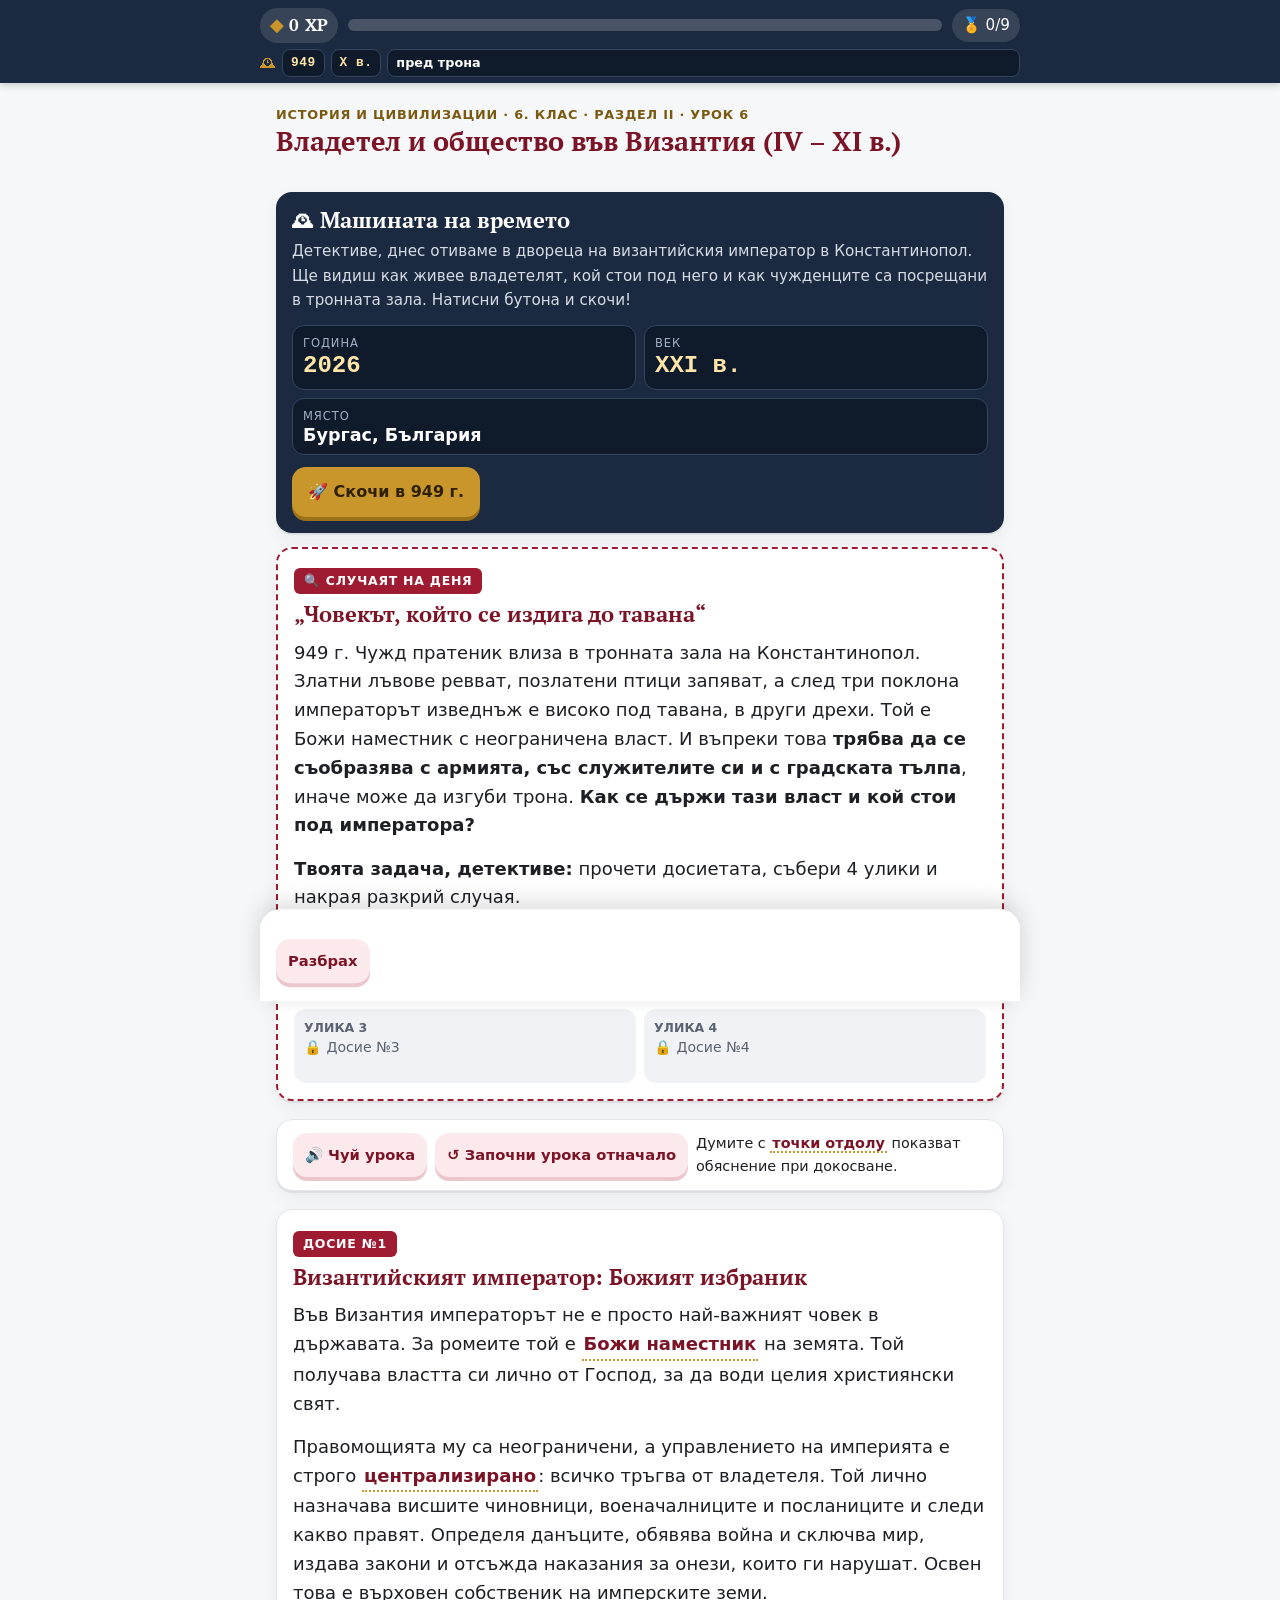
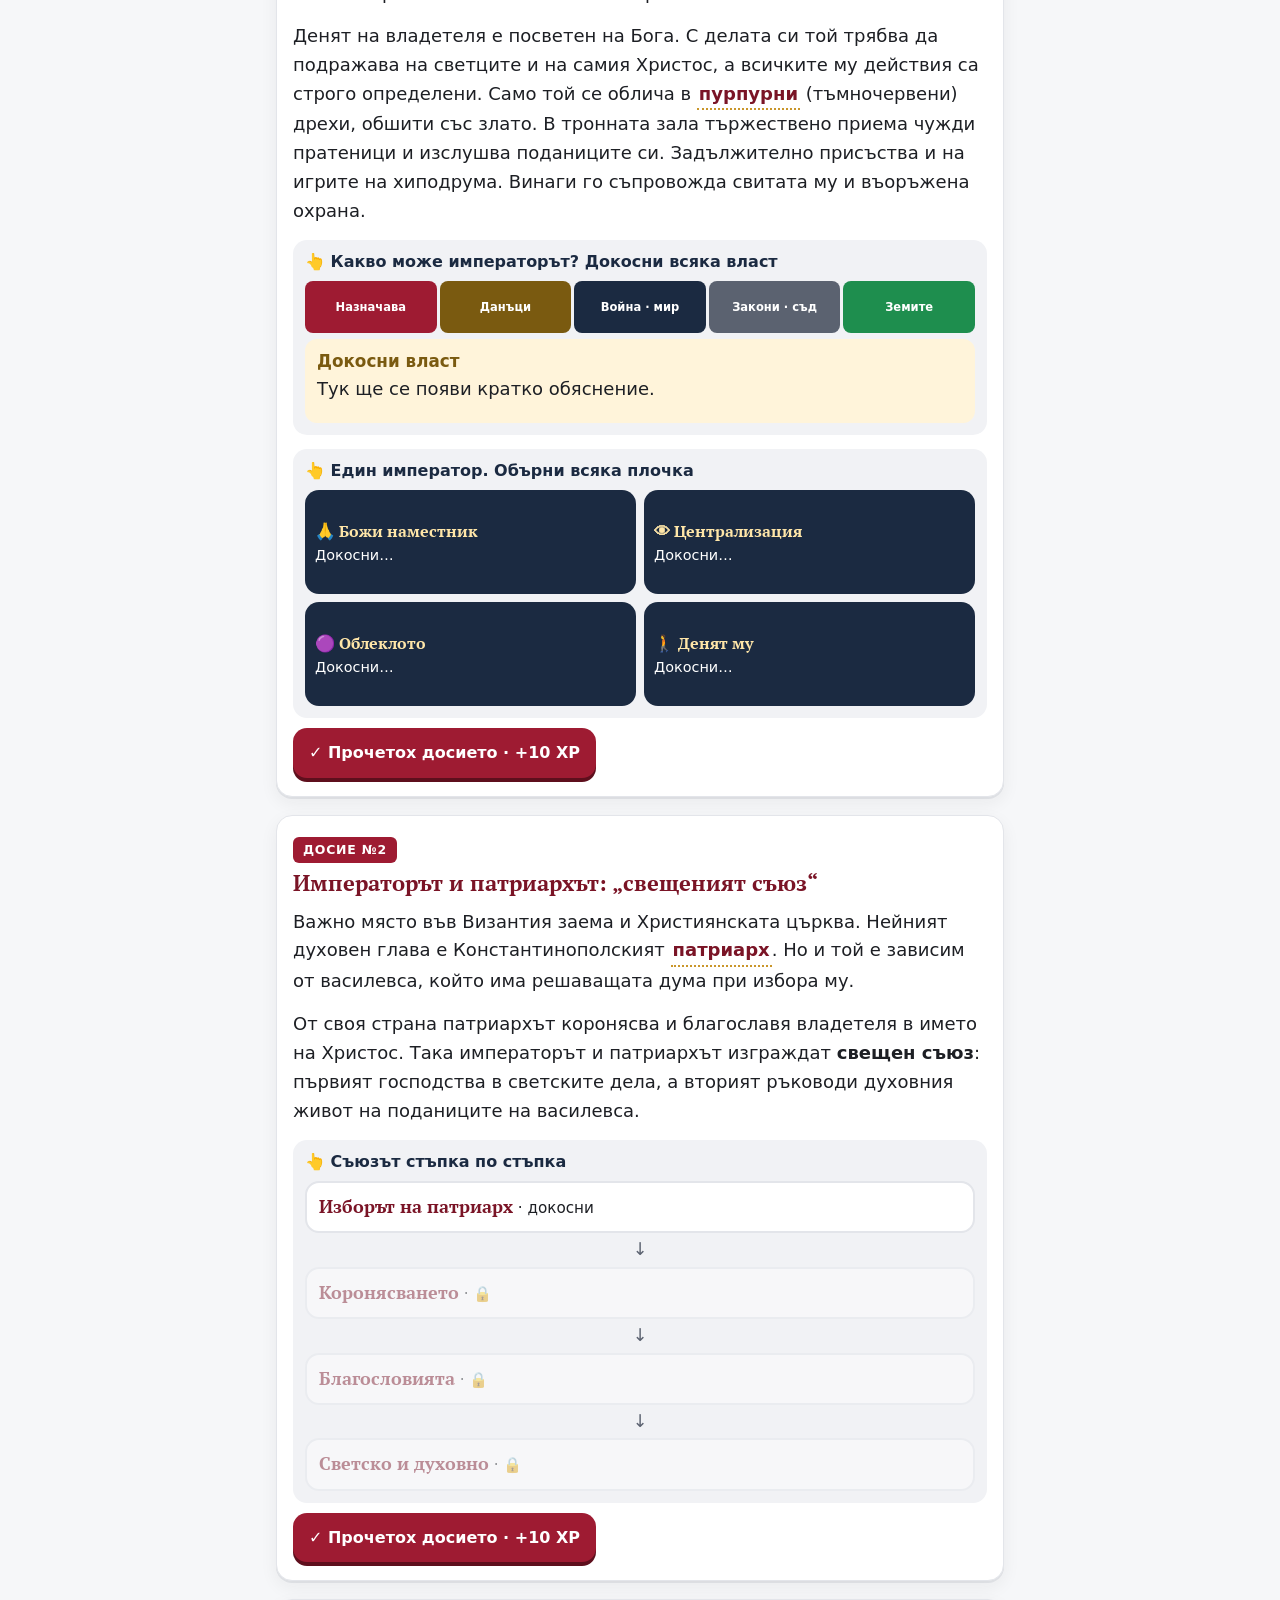
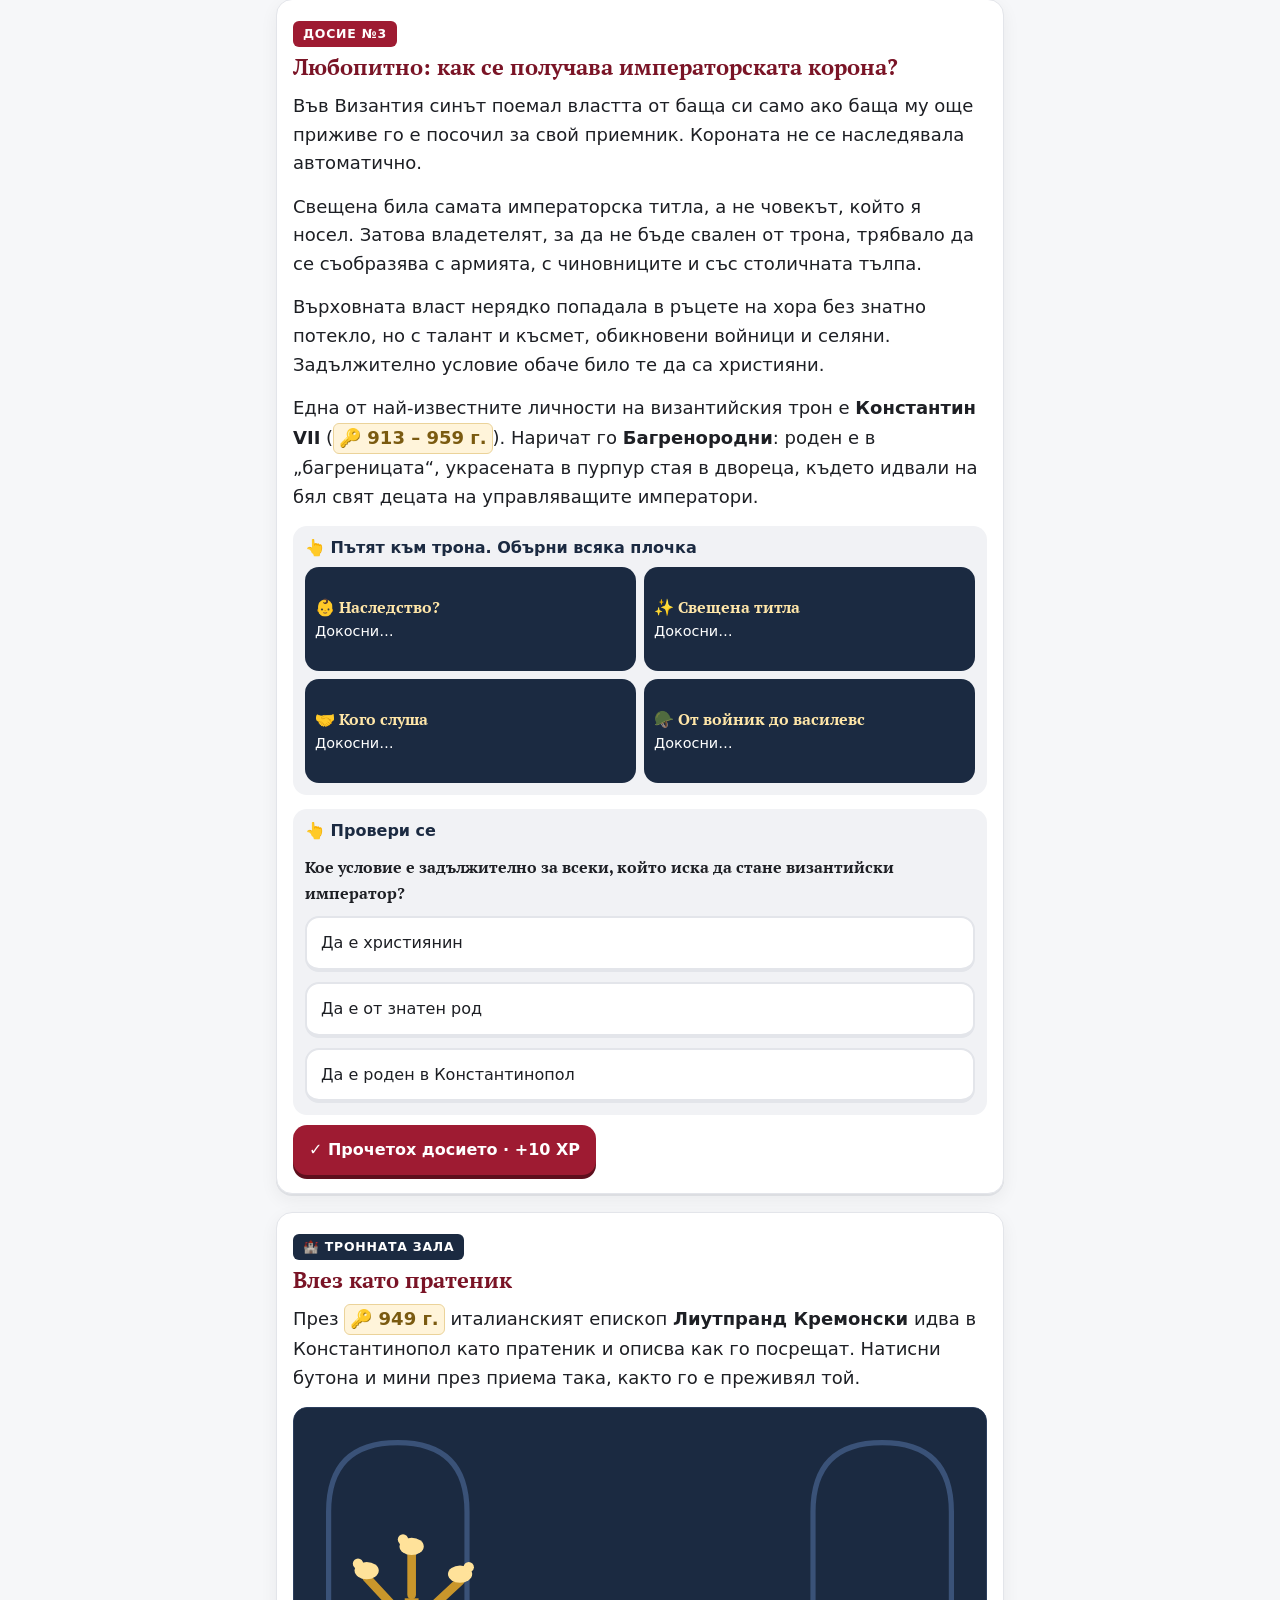
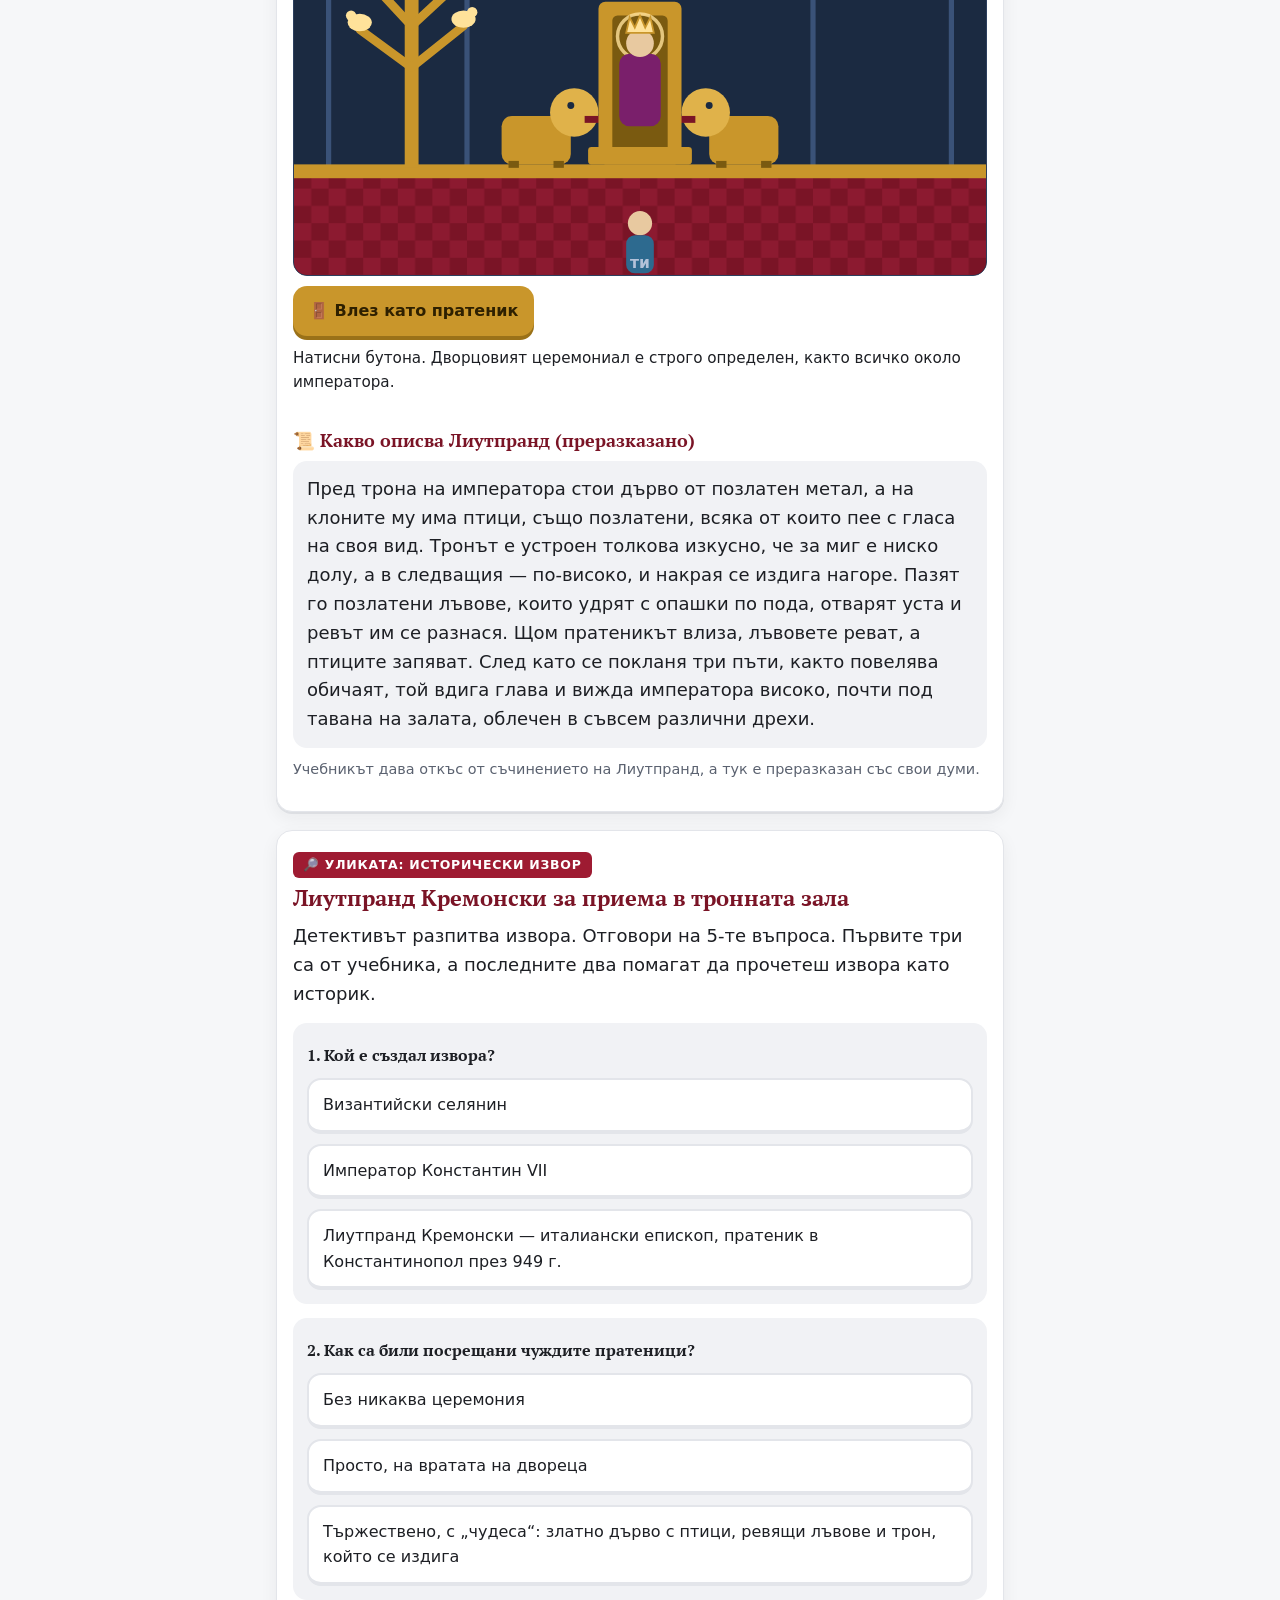
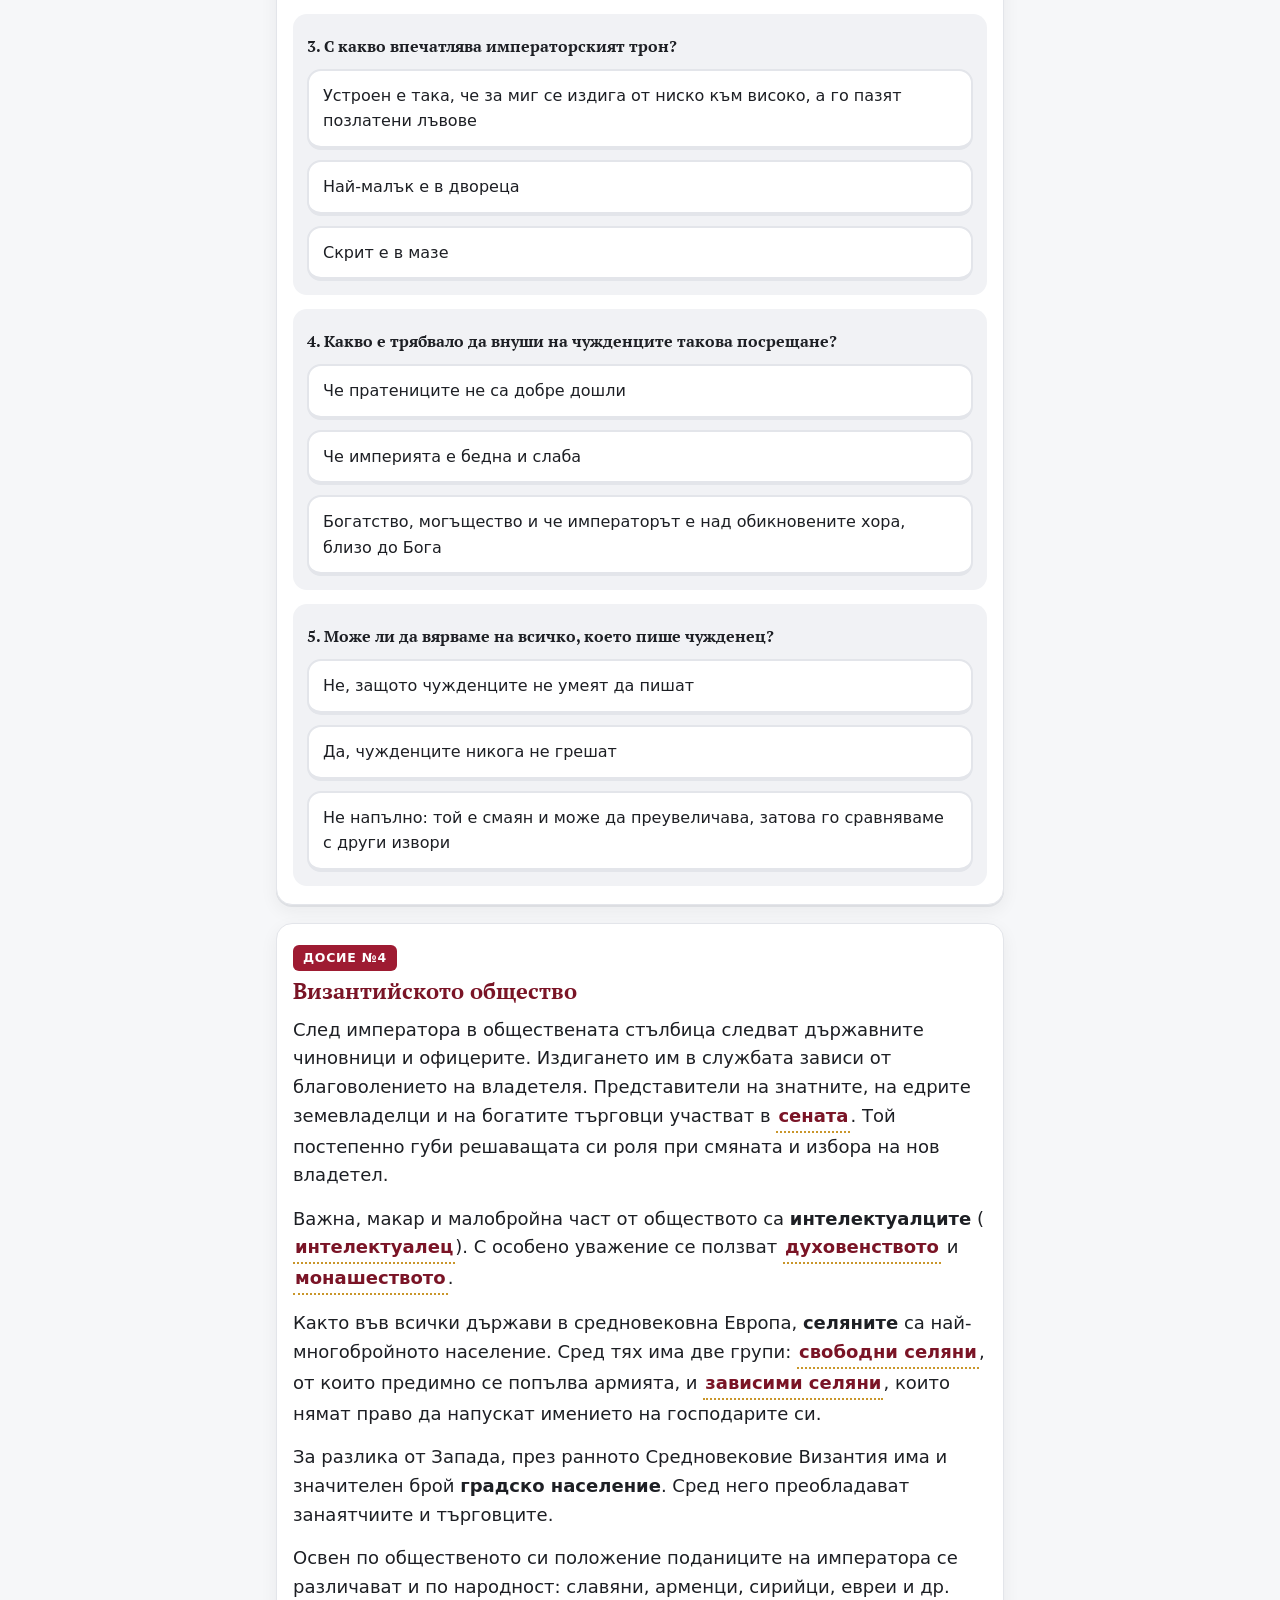
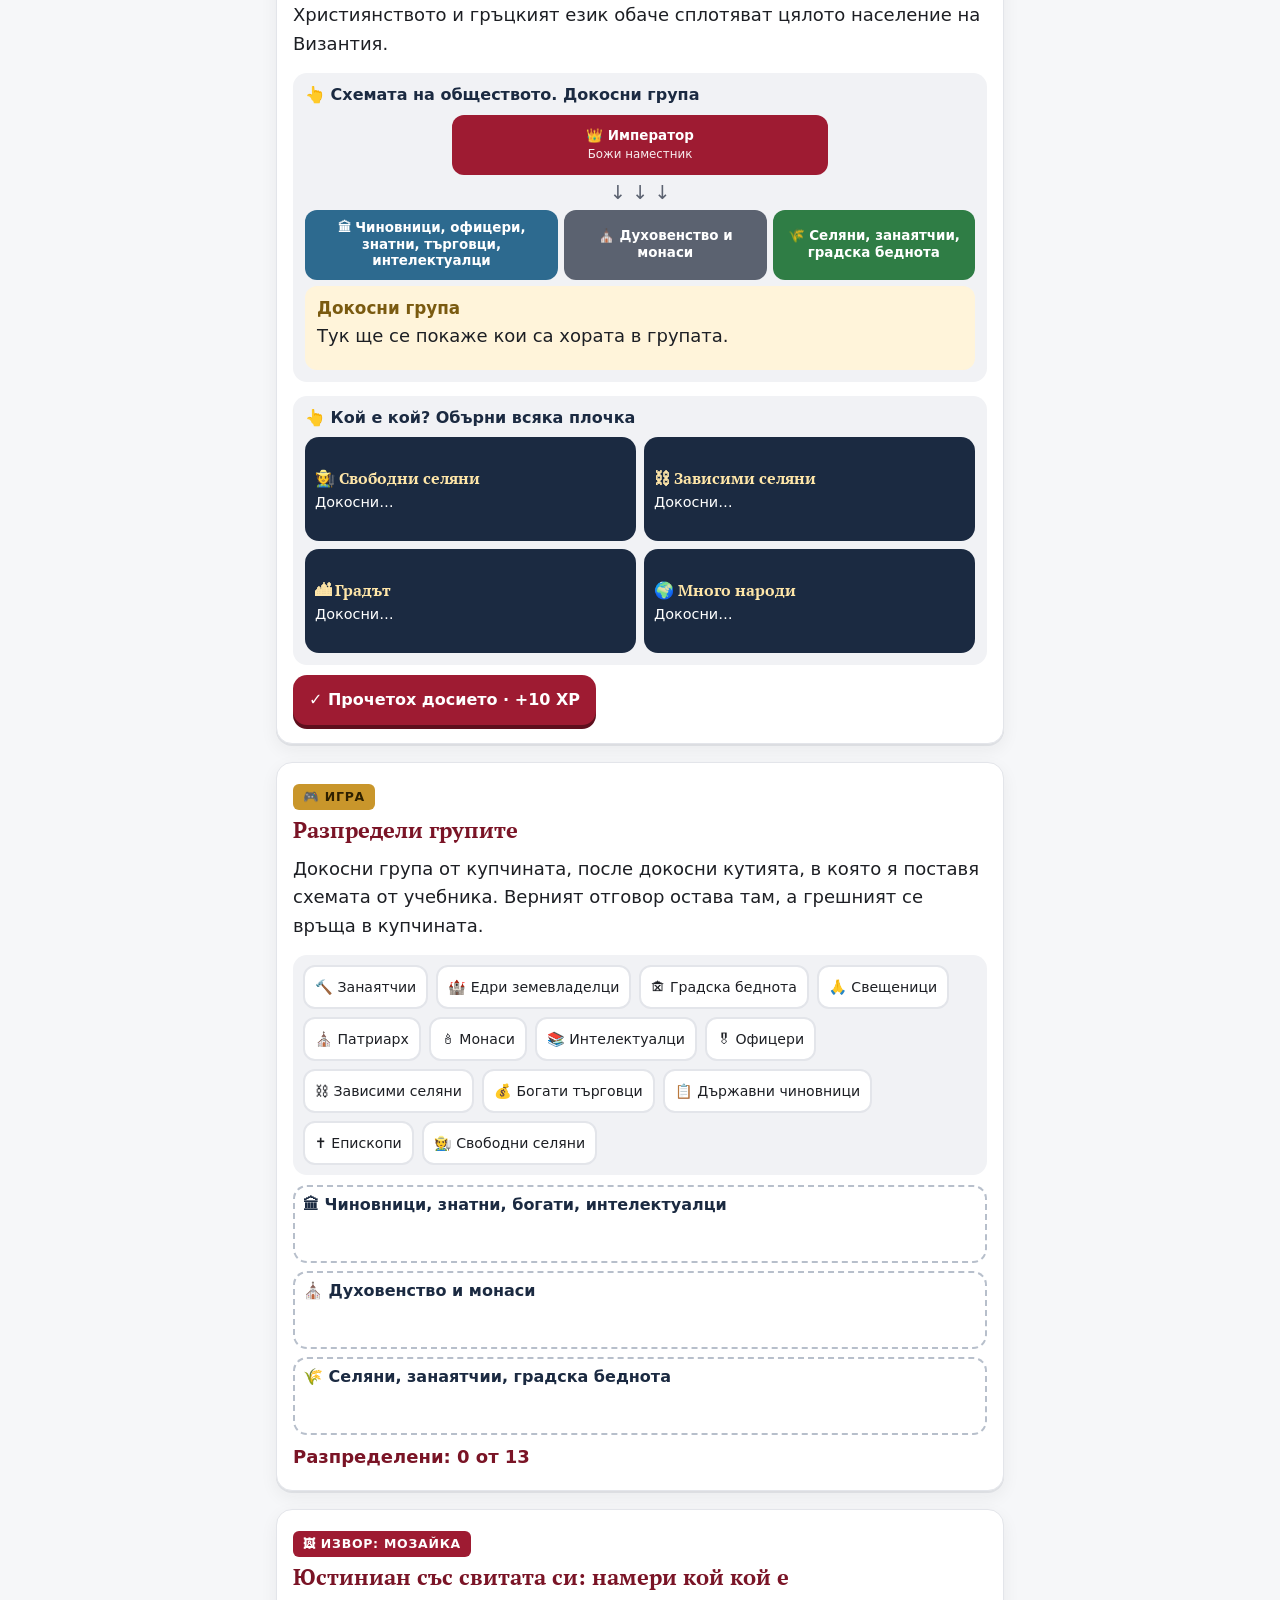
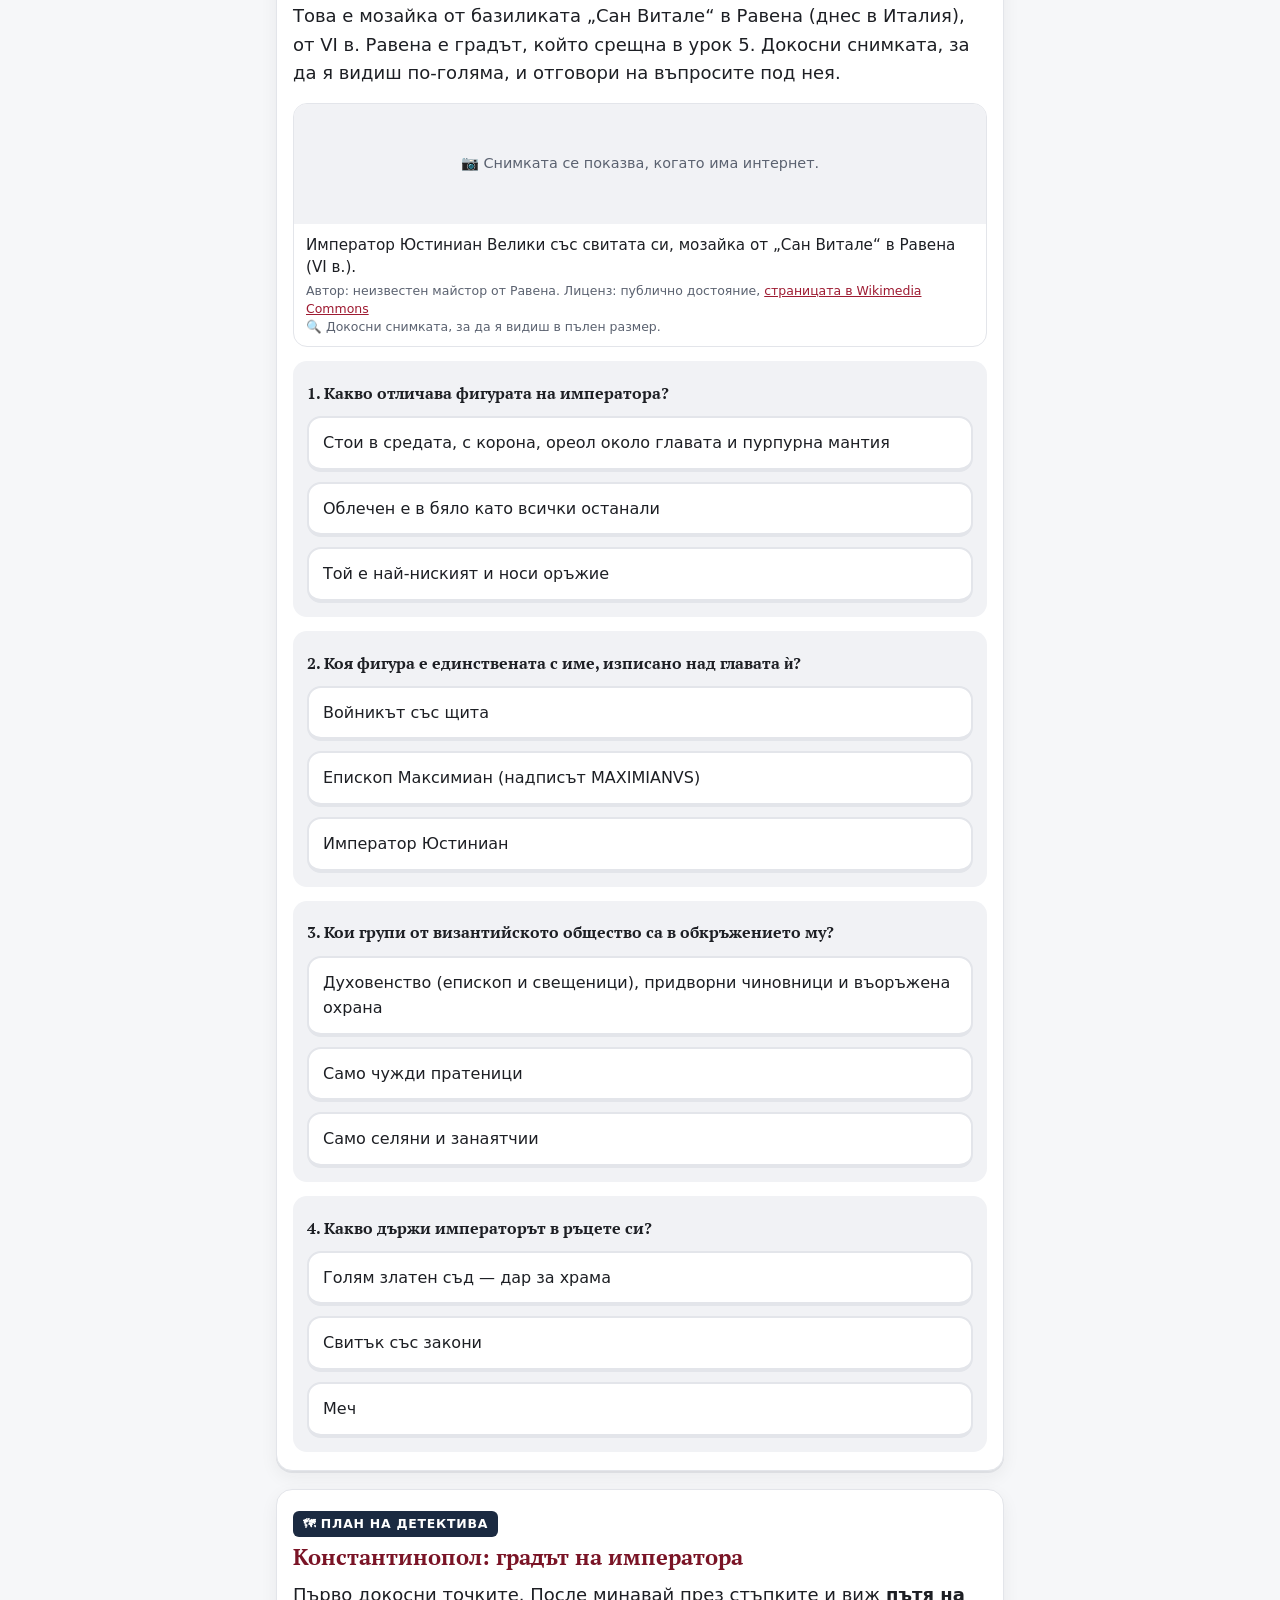
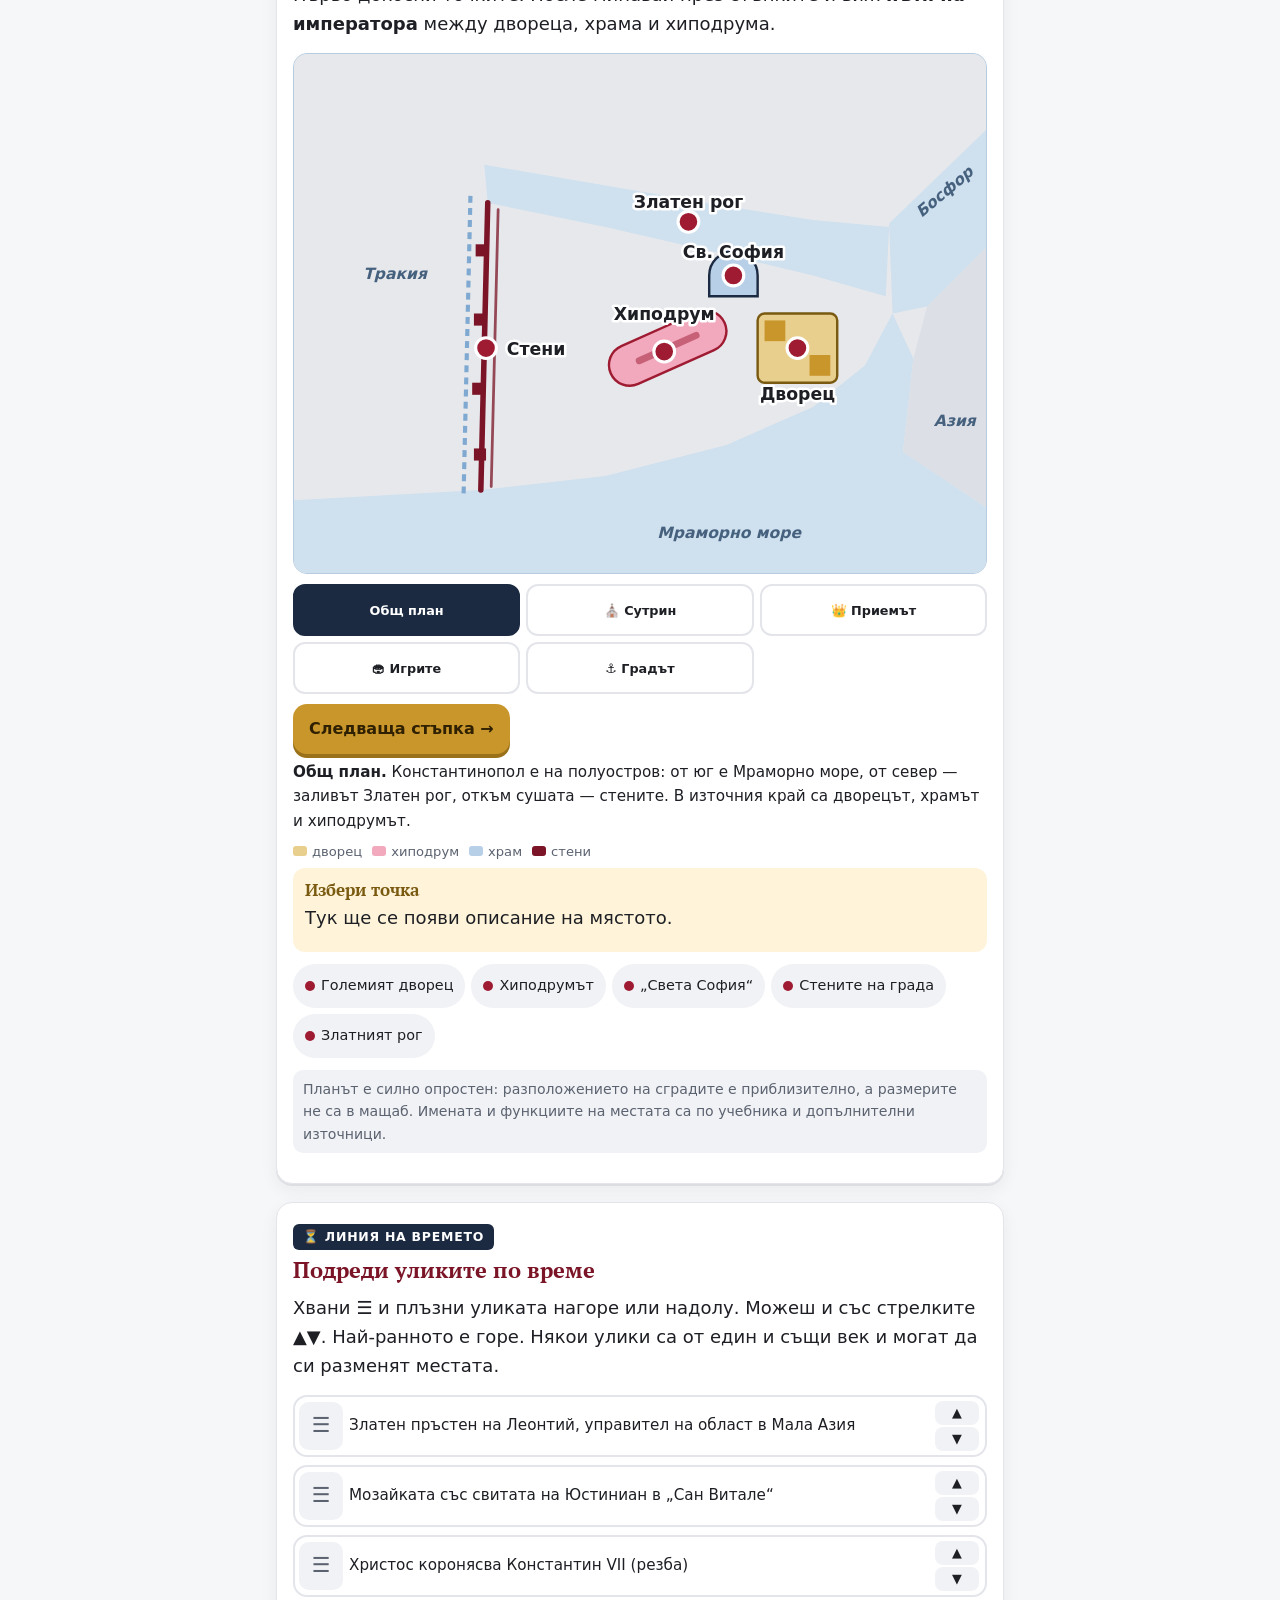
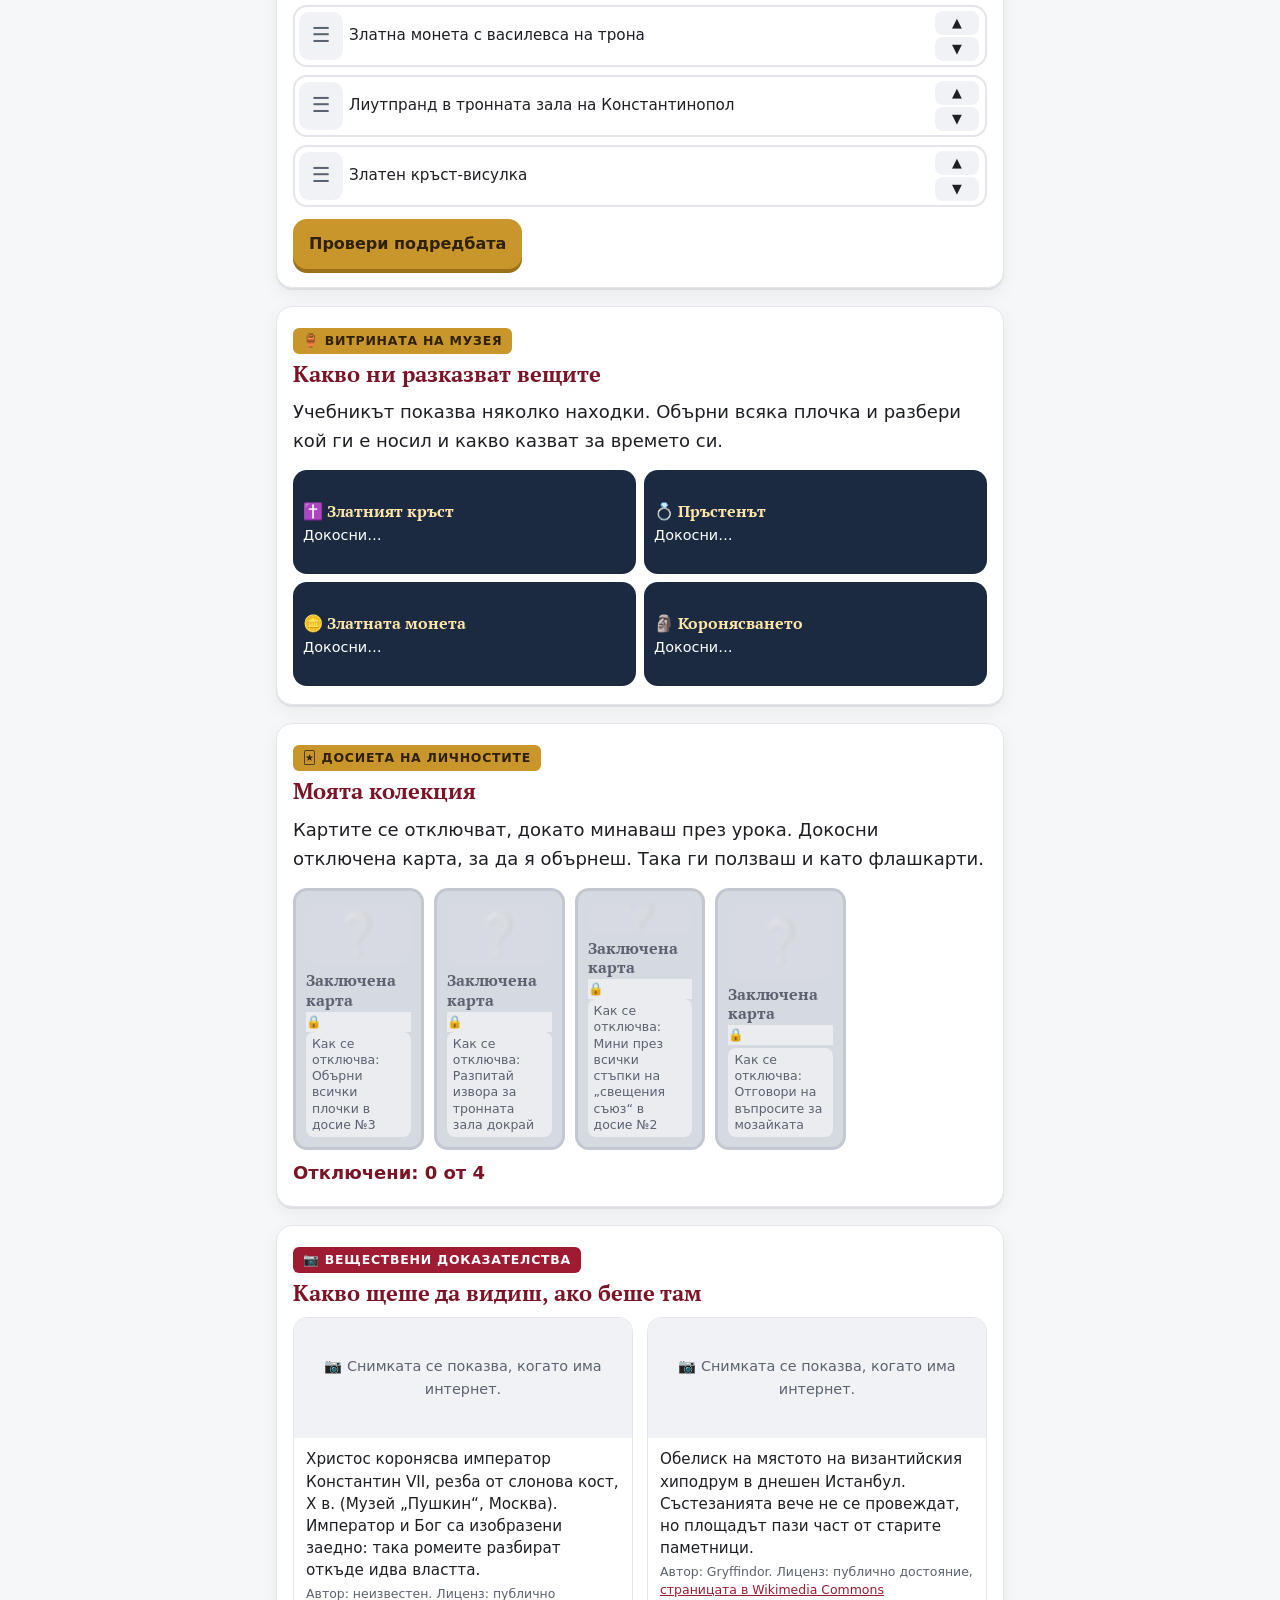
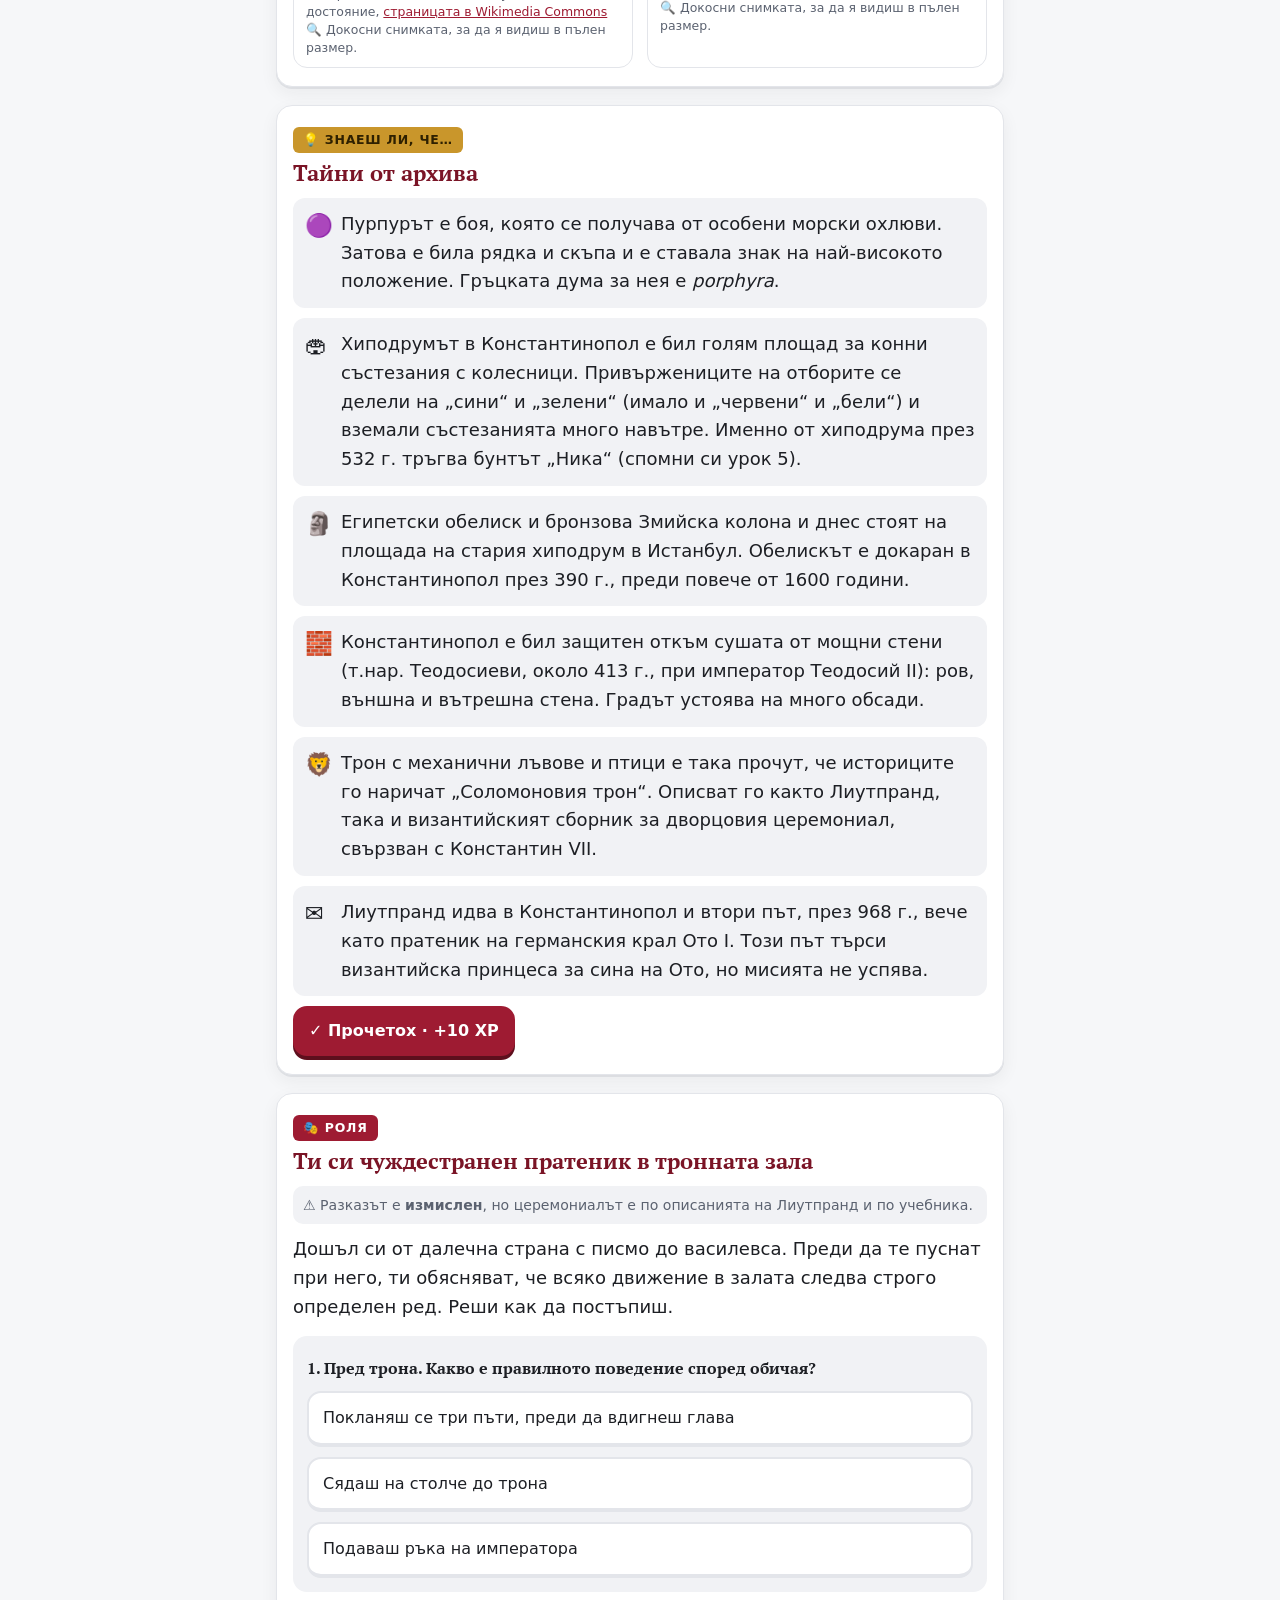
<file: istoriya-6-urok-06-vladetel-i-obshtestvo-vav-vizantiya.html>
<!DOCTYPE html>
<html lang="bg">
<head>
<meta charset="utf-8">
<meta name="viewport" content="width=device-width, initial-scale=1, viewport-fit=cover">
<meta name="robots" content="noindex, nofollow">
<meta name="theme-color" content="#9E1B32">
<link rel="icon" href="favicon.svg" type="image/svg+xml">
<link rel="icon" href="favicon.ico" sizes="any">
<link rel="apple-touch-icon" href="apple-touch-icon.png">
<link rel="manifest" href="site.webmanifest">
<title>Урок 6 · Владетел и общество във Византия</title>
<link rel="preconnect" href="https://fonts.googleapis.com">
<link rel="preconnect" href="https://fonts.gstatic.com" crossorigin>
<link href="https://fonts.googleapis.com/css2?family=PT+Serif:wght@700&display=swap&subset=cyrillic" rel="stylesheet">
<style>
:root{
  --red:#9E1B32; --red-2:#7A1426; --red-soft:#FBE9EC;
  --navy:#1B2A41;
  --gold:#C9962B; --gold-soft:#FFF4DA; --gold-ink:#7A5A10;
  --paper:#F6F7F9; --card:#FFFFFF;
  --ink:#1D1F24; --muted:#5B6270; --line:#E3E5EA;
  --ok:#1E8E4E; --ok-soft:#E3F5EA;
  --bad:#D1491F; --bad-soft:#FDEBE3;
  --soft:#F1F2F5;
  --sea:#CFE0EE; --land:#E6E8EC; --west:#E3A1AC; --east:#9DB0CF; --unit:#E9CF8E;
  --r:16px; --shadow:0 2px 0 rgba(27,42,65,.08), 0 6px 18px rgba(29,31,36,.06);
  --head:"PT Serif", Georgia, "Times New Roman", serif;
  --body:system-ui, "Roboto", "Segoe UI", Arial, sans-serif;
}
*{box-sizing:border-box}
html{scroll-behavior:smooth;-webkit-text-size-adjust:100%}
body{margin:0;background:var(--paper);color:var(--ink);font:18px/1.6 var(--body);overflow-x:hidden}
h1,h2,h3{font-family:var(--head);line-height:1.2;margin:0 0 .5em;color:var(--red-2)}
h1{font-size:1.7rem}
h2{font-size:1.35rem}
h3{font-size:1.1rem}
p{margin:.5em 0 .8em}
a{color:var(--red)}
button{font:inherit;cursor:pointer;-webkit-tap-highlight-color:transparent}
img{max-width:100%}
.wrap{max-width:760px;margin:0 auto;padding:0 16px 120px}

/* ---------- Top bar + машината на времето ---------- */
.topbar{position:sticky;top:0;z-index:50;background:var(--navy);color:#fff;padding:8px 16px 6px;box-shadow:0 2px 8px rgba(0,0,0,.2)}
.topbar-in{max-width:760px;margin:0 auto;display:flex;align-items:center;gap:10px}
.xp{display:flex;align-items:center;gap:6px;font-family:var(--head);font-weight:700;font-size:1.05rem;background:rgba(255,255,255,.12);padding:4px 10px;border-radius:999px;white-space:nowrap}
.xp .gem{color:var(--gold)}
.xp.bump{animation:bump .5s}
@keyframes bump{30%{transform:scale(1.25)}}
.prog{flex:1;height:12px;background:rgba(255,255,255,.2);border-radius:999px;overflow:hidden}
.prog>i{display:block;height:100%;width:0;background:var(--gold);border-radius:999px;transition:width .6s}
.badgecount{font-size:.95rem;white-space:nowrap;background:rgba(255,255,255,.12);padding:4px 10px;border-radius:999px}
.tm{max-width:760px;margin:6px auto 0;display:flex;gap:6px;align-items:stretch;font-size:.8rem}
.tm .lbl{display:flex;align-items:center;color:var(--gold);font-size:1rem}
.tm .cell{background:#0F1A2B;border:1px solid #33455F;border-radius:8px;padding:2px 8px;overflow:hidden;display:flex;align-items:center;min-height:28px}
.tm .cell b{display:block;font-family:"Courier New",monospace;font-weight:700;color:#FFE6A8;letter-spacing:.04em;white-space:nowrap}
.tm .cell.place{flex:1;min-width:0}
.tm .cell.place b{overflow:hidden;text-overflow:ellipsis;font-family:var(--body);font-weight:600;letter-spacing:0;color:#fff}
.tm .cell b.roll{animation:roll .45s ease-out}
@keyframes roll{0%{transform:translateY(-110%);opacity:0}60%{transform:translateY(12%);opacity:1}100%{transform:translateY(0)}}
.toast{position:fixed;left:50%;top:92px;transform:translateX(-50%) translateY(-20px);opacity:0;background:var(--gold);color:#2E2000;font-family:var(--head);font-weight:700;padding:8px 16px;border-radius:999px;z-index:60;transition:.3s;pointer-events:none;box-shadow:var(--shadow);max-width:90vw;text-align:center}
.toast.show{opacity:1;transform:translateX(-50%) translateY(0)}

/* ---------- Hero ---------- */
.hero{padding:22px 0 6px}
.kicker{font-family:var(--body);font-weight:700;color:var(--gold-ink);letter-spacing:.06em;text-transform:uppercase;font-size:.8rem}
.board{background:var(--navy);color:#fff;border-radius:var(--r);padding:16px;margin:14px 0;box-shadow:var(--shadow)}
.board h2{color:#fff;margin-bottom:6px}
.board p{color:#D6DCE6;margin:.3em 0 .8em;font-size:.95rem}
.dials{display:grid;grid-template-columns:1fr 1fr;gap:8px;margin:10px 0 12px}
.dial{background:#0F1A2B;border:1px solid #33455F;border-radius:12px;padding:8px 10px;overflow:hidden}
.dial small{display:block;color:#9FB0C8;font-size:.72rem;text-transform:uppercase;letter-spacing:.08em}
.dial b{display:block;font-family:"Courier New",monospace;font-size:1.5rem;color:#FFE6A8;line-height:1.2}
.dial.wide{grid-column:1/-1}
.dial.wide b{font-family:var(--body);font-size:1.1rem;color:#fff}
.dial b.roll{animation:roll .45s ease-out}
.case{background:var(--card);border:2px dashed var(--red);border-radius:var(--r);padding:16px;margin:14px 0;box-shadow:var(--shadow)}
.clues{display:grid;grid-template-columns:1fr 1fr;gap:8px;margin-top:10px}
.clue{border-radius:12px;padding:10px;font-size:.88rem;line-height:1.4;background:var(--soft);color:var(--muted);min-height:74px}
.clue b{display:block;font-family:var(--body);color:var(--muted);font-size:.78rem;margin-bottom:2px}
.clue.on{background:var(--gold-soft);color:var(--ink);animation:pop .4s}
.clue.on b{color:var(--gold-ink)}
@keyframes pop{0%{transform:scale(.9)}60%{transform:scale(1.05)}}

/* ---------- Cards ---------- */
.card{background:var(--card);border-radius:var(--r);padding:18px 16px;margin:18px 0;box-shadow:var(--shadow);border:1px solid var(--line)}
.dossier-tag{display:inline-block;font-family:var(--body);font-weight:700;font-size:.78rem;color:#fff;background:var(--red);padding:3px 10px;border-radius:6px;margin-bottom:8px;letter-spacing:.06em}
.dossier-tag.navy{background:var(--navy)}
.dossier-tag.gold{background:var(--gold);color:#2E2000}
.row{display:flex;gap:8px;flex-wrap:wrap;align-items:center}
.btn{border:0;border-radius:14px;padding:12px 16px;min-height:48px;font-family:var(--body);font-weight:700;font-size:1rem;background:var(--red);color:#fff;box-shadow:0 4px 0 #5E0F1D;transition:transform .08s}
.btn:active{transform:translateY(3px);box-shadow:0 1px 0 #5E0F1D}
.btn.ghost{background:var(--red-soft);color:var(--red-2);box-shadow:0 4px 0 #EBC6CD}
.btn.gold{background:var(--gold);color:#2E2000;box-shadow:0 4px 0 #9A7118}
.btn.navy{background:var(--navy);box-shadow:0 4px 0 #0B1320}
.btn.done{background:var(--ok);box-shadow:0 4px 0 #146638}
.btn[disabled]{opacity:.6;cursor:default}
.btn.small{min-height:44px;padding:8px 12px;font-size:.92rem}
.readbtn{margin-top:10px}
.term{background:none;border:0;padding:0 2px;color:var(--red-2);font-weight:700;border-bottom:2px dotted var(--gold);font-size:inherit;line-height:inherit}
.hl{background:var(--gold-soft);padding:0 4px;border-radius:4px}
.key{display:inline-block;background:var(--gold-soft);color:var(--gold-ink);font-weight:700;border:1px solid #EBD39A;border-radius:6px;padding:0 5px;white-space:nowrap}
.task{background:var(--soft);border-radius:14px;padding:12px;margin-top:14px}
.task h3{font-size:1rem;margin-bottom:6px;color:var(--navy);font-family:var(--body)}
.note{font-size:.88rem;color:var(--muted);background:var(--soft);border-radius:10px;padding:8px 10px}

/* ribbons (стъпки, периоди) */
.ribbon{display:flex;gap:3px;margin:10px 0 6px}
.ribbon button{border:0;border-radius:8px;min-height:52px;padding:4px 2px;font-size:.72rem;font-weight:700;color:#fff;line-height:1.15;position:relative;min-width:0;overflow:hidden}
.ribbon button.seen:after{content:"✓";position:absolute;top:1px;right:4px;font-size:.7rem}
.ribbon button.active{outline:3px solid var(--gold);outline-offset:1px}
.ribticks{display:flex;justify-content:space-between;font-size:.72rem;color:var(--muted);margin-bottom:6px}
.infobox{background:var(--gold-soft);border-radius:12px;padding:12px;min-height:84px;margin-top:6px}
.infobox h3{margin:0 0 4px;color:var(--gold-ink);font-size:1.05rem}
.infobox p{margin:0}

/* flip tiles */
.tiles{display:grid;grid-template-columns:1fr 1fr;gap:8px;margin-top:10px}
.tile{border:0;border-radius:14px;min-height:104px;padding:10px;text-align:left;background:var(--navy);color:#fff;font-size:.9rem;line-height:1.35}
.tile b{display:block;font-family:var(--head);font-size:1.02rem;margin-bottom:4px;color:#FFE6A8}
.tile.open{background:var(--gold-soft);color:var(--ink);animation:pop .35s}
.tile.open b{color:var(--gold-ink)}

/* sorter */
.sorter{background:var(--soft);border-radius:14px;padding:12px;margin-top:10px}
.sortcard{background:#fff;border:2px solid var(--line);border-radius:12px;padding:12px;min-height:64px;font-weight:600;text-align:center;display:flex;align-items:center;justify-content:center}
.sortbtns{display:grid;grid-template-columns:1fr 1fr;gap:8px;margin-top:10px}
.cols{display:grid;grid-template-columns:1fr 1fr;gap:8px;margin-top:12px}
.col{border-radius:12px;padding:8px;font-size:.82rem;line-height:1.35;min-height:60px}
.col h4{margin:0 0 4px;font-size:.85rem}
.col.w{background:var(--red-soft)}.col.w h4{color:var(--red-2)}
.col.e{background:#E6ECF5}.col.e h4{color:var(--navy)}
.col div{margin-bottom:4px}

/* names chain */
.chain{display:grid;gap:8px;margin-top:10px}
.chain button{border:2px solid var(--line);background:#fff;border-radius:14px;min-height:52px;text-align:left;padding:10px 12px;font-size:.95rem;color:var(--ink)}
.chain button b{font-family:var(--head);color:var(--red-2);font-size:1.1rem}
.chain button[disabled]{opacity:.45}
.chain button.open{border-color:var(--gold);background:var(--gold-soft);opacity:1}
.chain .arrow{text-align:center;color:var(--muted);font-size:1.1rem;line-height:1}

/* map */
.mapbox{background:var(--sea);border-radius:14px;overflow:hidden;border:1px solid #B7CCE0;touch-action:manipulation}
.mapbox svg{display:block;width:100%;height:auto}
.maplabel{font:700 11px var(--body);fill:#46617E;letter-spacing:.1em;pointer-events:none}
.regionlabel{font:800 11px var(--body);letter-spacing:.06em;paint-order:stroke;stroke:#fff;stroke-width:3px;stroke-linejoin:round;pointer-events:none}
.contlabel{font:700 13px var(--body);fill:#8A909B;letter-spacing:.3em;pointer-events:none}
.river{fill:none;stroke:#7FA8CB;stroke-width:1.3;pointer-events:none}
.coast{fill:none;stroke:#8FAAC4;stroke-width:.8;pointer-events:none}
.mk{cursor:pointer}
.mk .dot{stroke:#fff;stroke-width:1.8}
.mk .halo{fill:none;stroke-width:2.5;opacity:0}
.mk.active .halo{opacity:1;animation:ring 1.2s infinite}
@keyframes ring{0%{r:6;opacity:1}100%{r:18;opacity:0}}
.mk.seen .dot{stroke:var(--ink)}
.mk.fallen .dot{fill:#fff!important;stroke-width:3}
.mk text{font:700 10px var(--body);fill:var(--ink);paint-order:stroke;stroke:#fff;stroke-width:3px;stroke-linejoin:round;pointer-events:none}
.chips{display:flex;flex-wrap:wrap;gap:6px;margin:12px 0}
.chip{border:0;border-radius:999px;padding:8px 12px;min-height:44px;font-size:.9rem;background:var(--soft);color:var(--ink);display:inline-flex;align-items:center;gap:6px}
.chip i{width:10px;height:10px;border-radius:50%;display:inline-block;flex:none}
.chip.seen{background:#E6ECF5}
.chip.active{background:var(--navy);color:#fff}
.legend{display:flex;flex-wrap:wrap;gap:10px;font-size:.82rem;color:var(--muted);margin-top:8px}
.legend span{display:inline-flex;align-items:center;gap:5px}
.legend i{width:14px;height:10px;border-radius:3px;display:inline-block}
.steps{display:grid;grid-template-columns:repeat(2,1fr);gap:6px;margin-top:10px}
.steps button{border:2px solid var(--line);background:#fff;border-radius:12px;min-height:52px;padding:4px;font-size:.8rem;font-weight:700;line-height:1.2;color:var(--ink)}
.steps button.active{border-color:var(--navy);background:var(--navy);color:#fff}
.steps button.seen:not(.active){border-color:var(--gold)}
input[type=range]{width:100%;height:44px;accent-color:var(--red);margin:6px 0 0}
.stepcap{font-size:.95rem;margin:6px 0 0;min-height:3em}

/* routes on the map (Великото преселение) */
.routes path{fill:none;stroke-width:2.6;stroke-linecap:round;opacity:0;stroke-dasharray:1;stroke-dashoffset:1;transition:opacity .3s}
.routes path.show{opacity:1;stroke-dashoffset:0;animation:draw .9s ease forwards}
.routes path.huns{stroke:var(--red)}
.routes path.vest{stroke:var(--navy)}
.routes path.vand{stroke:var(--gold-ink)}
@keyframes draw{from{stroke-dashoffset:1}to{stroke-dashoffset:0}}

/* timeline sorting */
.sortl{list-style:none;padding:0;margin:12px 0;display:grid;gap:8px;position:relative}
.sitem{display:flex;align-items:center;gap:6px;background:#fff;border:2px solid var(--line);border-radius:14px;padding:4px 6px 4px 4px;min-height:56px;position:relative;touch-action:pan-y;user-select:none;-webkit-user-select:none}
.sitem.dragging{z-index:5;box-shadow:0 10px 24px rgba(0,0,0,.18);border-color:var(--gold);transition:none}
.sitem .handle{flex:none;width:44px;height:48px;display:flex;align-items:center;justify-content:center;font-size:1.3rem;color:var(--muted);touch-action:none;cursor:grab;border-radius:10px;background:var(--soft)}
.sitem .txt{flex:1;font-size:.95rem;line-height:1.3}
.sitem .yr{display:none;font-weight:800;color:var(--gold-ink);margin-right:4px}
.sitem .mv{flex:none;display:flex;flex-direction:column;gap:2px}
.sitem .mv button{border:0;background:var(--soft);border-radius:8px;width:44px;height:24px;font-size:.8rem;color:var(--ink);padding:0}
.sitem.ok{border-color:var(--ok);background:var(--ok-soft)}
.sitem.bad{border-color:var(--bad);background:var(--bad-soft)}
.sitem .mark{flex:none;font-weight:800;width:18px;text-align:center}
.sorted .sitem .yr{display:inline}

/* quiz/options */
.stage{background:var(--soft);border-radius:14px;padding:14px;margin-top:10px}
.opts{display:grid;gap:10px;margin-top:10px}
.opt{border:2px solid var(--line);border-bottom-width:4px;background:#fff;border-radius:14px;padding:12px 14px;min-height:52px;text-align:left;font-size:1rem;color:var(--ink)}
.opt:active{transform:translateY(2px)}
.opt.right{border-color:var(--ok);background:var(--ok-soft)}
.opt.right:before{content:"✓ ";color:var(--ok);font-weight:800}
.opt.wrong{border-color:var(--bad);background:var(--bad-soft)}
.opt.wrong:before{content:"✗ ";color:var(--bad);font-weight:800}
.opt[disabled]{cursor:default}
.fb{border-radius:14px;padding:12px 14px;margin-top:12px;display:none}
.fb.ok{display:block;background:var(--ok-soft);border:2px solid var(--ok)}
.fb.bad{display:block;background:var(--bad-soft);border:2px solid var(--bad)}
.fb b{font-family:var(--body)}
.fb.ok b{color:#146638}.fb.bad b{color:#9C3312}
.fb.ok b:before{content:"✓ "}.fb.bad b:before{content:"✗ "}
.qhead{display:flex;justify-content:space-between;align-items:center;gap:8px;font-size:.9rem;color:var(--muted)}
.qprog{height:14px;background:#DDE1E7;border-radius:999px;overflow:hidden;margin:8px 0 12px}
.qprog i{display:block;height:100%;width:0;background:var(--ok);transition:width .4s}
.qtext{font-family:var(--head);font-weight:700;font-size:1.12rem;color:var(--ink);margin:.3em 0}
.path{display:flex;flex-direction:column;align-items:center;gap:6px;margin:14px 0}
.node{width:84px;height:84px;border-radius:50%;border:0;font-family:var(--head);font-weight:700;font-size:1.6rem;color:#fff;background:var(--red);box-shadow:0 6px 0 #5E0F1D;position:relative}
.node:nth-child(2){margin-left:90px}.node:nth-child(3){margin-right:90px}
.node[disabled]{background:#C3C7CF;box-shadow:0 6px 0 #9A9FA9;cursor:default}
.node.done{background:var(--gold);box-shadow:0 6px 0 #9A7118;color:#2E2000}
.node span{position:absolute;top:92px;left:50%;transform:translateX(-50%);white-space:nowrap;font-size:.8rem;color:var(--muted);font-weight:700;font-family:var(--body)}
.pathwrap{padding-bottom:26px}

/* source clue */
.qblock{margin-top:14px}
.qblock .qtext{font-size:1.02rem}

/* personality cards */
.pcards{display:grid;grid-template-columns:repeat(auto-fill,minmax(128px,1fr));gap:10px;margin-top:10px}
.pcard{perspective:900px;height:262px;border:0;padding:0;background:none;text-align:left}
.pcard-in{position:relative;width:100%;height:100%;transition:transform .5s;transform-style:preserve-3d}
.pcard.flip .pcard-in{transform:rotateY(180deg)}
.pface{position:absolute;inset:0;backface-visibility:hidden;-webkit-backface-visibility:hidden;border-radius:14px;padding:10px;overflow:hidden;display:flex;flex-direction:column}
.pfront{background:linear-gradient(160deg,var(--red) 0%,var(--red-2) 100%);color:#fff;border:3px solid var(--gold)}
.pfront .av{font-size:2.6rem;line-height:1;margin:4px 0 6px;height:74px;display:flex;align-items:center;justify-content:center;background:rgba(255,255,255,.12);border-radius:10px;overflow:hidden}
.pfront .av img{width:100%;height:100%;object-fit:cover;object-position:top}
.pfront b{font-family:var(--head);font-size:1rem;line-height:1.2}
.pfront small{color:#FFE6A8;font-size:.78rem;display:block;margin-top:2px}
.pfront .sp{margin-top:auto;font-size:.78rem;background:rgba(0,0,0,.2);border-radius:8px;padding:4px 6px;line-height:1.3}
.pback{overflow-y:auto;background:var(--gold-soft);color:var(--ink);transform:rotateY(180deg);font-size:.76rem;line-height:1.35;border:3px solid var(--gold)}
.pback b{font-family:var(--head);color:var(--red-2);font-size:.95rem;margin-bottom:4px}
.pcard.locked .pfront{background:#D5D9E0;color:var(--muted);border-color:#C3C7CF}
.pcard.locked .pfront .av{filter:grayscale(1) blur(2px);opacity:.5}
.pcard.locked .pfront small,.pcard.locked .pfront .sp{color:var(--muted);background:rgba(255,255,255,.5)}
.pcard.new .pfront{animation:pop .5s}

/* gallery */
.gallery{display:grid;gap:14px}
figure{margin:0;background:var(--card);border-radius:14px;overflow:hidden;border:1px solid var(--line)}
figure img{display:block;width:100%;height:auto;max-height:75vh;object-fit:contain;background:#E4E6EA;cursor:zoom-in}
.zoomhint{font-size:.78rem;color:var(--muted)}
figure .noimg{height:120px;display:flex;align-items:center;justify-content:center;color:var(--muted);font-size:.9rem;padding:12px;text-align:center;background:var(--soft)}
figcaption{padding:10px 12px;font-size:.95rem;line-height:1.45}
figcaption small{display:block;color:var(--muted);font-size:.78rem;margin-top:4px}

/* did you know */
.dyk{display:grid;gap:10px}
.dyk div{background:var(--soft);border-radius:12px;padding:12px 12px 12px 48px;position:relative}
.dyk div:before{content:attr(data-i);position:absolute;left:12px;top:10px;font-size:1.4rem}

/* короната пътува (анимация) */
.crownbox{background:var(--soft);border-radius:14px;padding:16px;position:relative;height:120px;overflow:hidden;margin-top:10px}
.crownbox .city{position:absolute;top:8px;font-size:.78rem;font-weight:700;color:var(--muted)}
.crownbox .city.rome{left:8px}
.crownbox .city.cpl{right:8px;text-align:right}
.crownbox .track{position:absolute;left:44px;right:44px;top:56px;height:2px;border-top:2px dashed #B7BFCB}
.crownicon{position:absolute;top:56px;left:44px;transform:translate(-50%,-50%);font-size:2.1rem}
.crownicon.go{animation:crowntrip 2.8s ease-in-out forwards}
@keyframes crowntrip{0%{left:44px}100%{left:calc(100% - 44px)}}
.crowncap{position:absolute;bottom:6px;left:8px;right:8px;font-size:.82rem;color:var(--muted);text-align:center}

/* links */
.linkcard{display:block;text-decoration:none;color:var(--ink);background:var(--soft);border-radius:12px;padding:12px;margin:8px 0;border:1px solid var(--line)}
.linkcard b{font-family:var(--body);color:var(--red-2);display:block}
.linkcard small{color:var(--muted)}

/* interview / role */
.chat{display:grid;gap:8px;margin-top:10px}
.bubble{border-radius:14px;padding:10px 12px;font-size:.95rem;line-height:1.45;max-width:92%}
.bubble.q{background:var(--navy);color:#fff;justify-self:end}
.bubble.a{background:var(--soft);justify-self:start}
.bubble.v{background:var(--gold-soft);justify-self:start;border:1px solid #EBD39A}
.bubble small{display:block;font-size:.72rem;opacity:.75;margin-bottom:2px;font-weight:700}
.qbtns{display:grid;gap:8px;margin-top:10px}

/* vocab */
.vocab{display:grid;gap:8px}
.word{display:flex;align-items:center;gap:10px;background:var(--soft);border-radius:12px;padding:10px 12px}
.word .w{font-family:var(--head);font-weight:700;color:var(--red-2);min-width:96px}
.word .ex{font-size:.92rem;color:var(--muted);line-height:1.4}
.word button{margin-left:auto;flex:none;border:0;background:#fff;border-radius:10px;width:44px;height:44px;font-size:1.1rem}
.hola .word .w{color:#B0452E}
.etym{display:grid;gap:10px;margin-top:10px}
.ety{border:2px solid var(--line);border-radius:14px;background:#fff;padding:12px;text-align:left;color:var(--ink);font-size:.95rem;width:100%}
.ety .root{font-family:var(--head);font-weight:700;color:var(--red-2);font-size:1.08rem}
.ety .root small{font-family:var(--body);color:var(--muted);font-weight:400;font-size:.85rem}
.ety .tree{display:none;margin-top:8px}
.ety.open{border-color:var(--gold)}
.ety.open .tree{display:block}
.branches{display:flex;flex-wrap:wrap;gap:6px;margin:6px 0 4px;padding-left:12px;border-left:3px solid var(--gold)}
.branches span{background:var(--soft);border-radius:8px;padding:3px 8px;font-size:.88rem}
.ety p{margin:.3em 0 0;font-size:.88rem;color:var(--muted)}

/* reveal / badges */
.reveal{text-align:center;overflow:hidden}
.stamp{display:none;margin:12px auto;width:max-content;max-width:100%;border:4px solid var(--red);color:var(--red);font-family:var(--head);font-weight:700;font-size:1.5rem;padding:6px 18px;border-radius:10px;transform:rotate(-6deg);letter-spacing:.06em}
.stamp.show{display:block;animation:stamp .5s}
@keyframes stamp{0%{transform:rotate(-6deg) scale(2.2);opacity:0}100%{transform:rotate(-6deg) scale(1);opacity:1}}
.badges{display:grid;grid-template-columns:repeat(auto-fill,minmax(100px,1fr));gap:10px;margin-top:12px}
.badge{background:var(--soft);border-radius:14px;padding:10px 6px;text-align:center;font-size:.78rem;color:var(--muted);filter:grayscale(1);opacity:.6}
.badge .ic{font-size:2rem;display:block}
.badge.on{filter:none;opacity:1;background:var(--gold-soft);color:var(--ink);animation:pop .4s}
.badge b{display:block;font-size:.85rem}

/* flashcards */
.flash{perspective:900px;margin:12px 0}
.flash-in{position:relative;height:180px;transition:transform .5s;transform-style:preserve-3d;cursor:pointer}
.flash.flip .flash-in{transform:rotateY(180deg)}
.face{position:absolute;inset:0;backface-visibility:hidden;-webkit-backface-visibility:hidden;border-radius:16px;display:flex;align-items:center;justify-content:center;text-align:center;padding:16px}
.front{background:var(--navy);color:#fff;font-family:var(--head);font-weight:700;font-size:1.45rem}
.back{background:var(--gold-soft);color:var(--ink);transform:rotateY(180deg);font-size:1rem;line-height:1.45}

/* summary */
.sum li{margin-bottom:6px}
.keydates{display:flex;flex-wrap:wrap;gap:6px;margin:10px 0}
.keydates span{background:var(--gold-soft);border:1px solid #EBD39A;border-radius:10px;padding:4px 8px;font-size:.9rem}
.keydates b{color:var(--gold-ink)}
textarea.plain{width:100%;min-height:200px;font:15px/1.5 var(--body);border:1px solid var(--line);border-radius:12px;padding:10px;background:#fff;color:var(--ink)}

/* glossary sheet */
.sheet-bg{position:fixed;inset:0;background:rgba(29,31,36,.45);z-index:70;display:none}
.sheet{position:fixed;left:0;right:0;bottom:0;z-index:71;background:#fff;border-radius:20px 20px 0 0;padding:18px 16px calc(18px + env(safe-area-inset-bottom));transform:translateY(110%);transition:transform .25s;max-width:760px;margin:0 auto;box-shadow:0 -6px 24px rgba(0,0,0,.15)}
.sheet.open{transform:translateY(0)}
.sheet h3{margin-bottom:6px}

/* audio panel */
.audiobar{position:fixed;left:0;right:0;bottom:0;z-index:55;background:#fff;border-top:1px solid var(--line);padding:8px 16px calc(8px + env(safe-area-inset-bottom));display:none;box-shadow:0 -4px 16px rgba(0,0,0,.08)}
.audiobar.show{display:block}
.audiobar-in{max-width:760px;margin:0 auto;display:flex;gap:8px;align-items:center}
.audiobar .t{flex:1;min-width:0;font-size:.85rem;color:var(--muted);overflow:hidden;white-space:nowrap;text-overflow:ellipsis}
.audiobar select{font:inherit;font-size:.9rem;padding:6px;border-radius:10px;border:1px solid var(--line);background:#fff;min-height:44px}
.voicewarn{display:none;margin-top:8px}

details{background:var(--soft);border-radius:12px;padding:10px 12px;margin:10px 0}
summary{font-weight:700;color:var(--red-2);cursor:pointer;min-height:32px}
.src li{font-size:.88rem;margin-bottom:4px;word-break:break-word}
@media (min-width:600px){ .gallery{grid-template-columns:1fr 1fr} }
@media (max-width:370px){ .steps button{font-size:.72rem} .tm{font-size:.74rem} }
@media (prefers-reduced-motion:reduce){*{animation:none!important;transition:none!important}}

/* ===== добавки за урок 4 ===== */
.tlabel{font:800 8px var(--body);fill:#2c3440;text-anchor:middle;paint-order:stroke;stroke:rgba(255,255,255,.75);stroke-width:2.2px;stroke-linejoin:round;pointer-events:none;letter-spacing:.04em}
.routes path.r1{stroke:#1B2A41}.routes path.r2{stroke:#9E1B32}.routes path.r3{stroke:#7A5A10}.routes path.r4{stroke:#1E8E4E}.routes path.r5{stroke:#C9962B}
.routes polygon{opacity:0;transition:opacity .3s .7s}
.routes polygon.show{opacity:1}
.routes polygon.r1{fill:#1B2A41}.routes polygon.r2{fill:#9E1B32}.routes polygon.r3{fill:#7A5A10}.routes polygon.r4{fill:#1E8E4E}.routes polygon.r5{fill:#C9962B}
.steps{grid-template-columns:repeat(3,1fr)}
.duel-pool{display:flex;flex-wrap:wrap;gap:8px;margin:10px 0;min-height:52px;padding:10px;background:var(--soft);border-radius:14px}
.duel-chip{border:2px solid var(--line);background:#fff;border-radius:12px;min-height:44px;padding:8px 10px;font-size:.88rem;line-height:1.3;color:var(--ink);text-align:left;touch-action:manipulation}
.duel-chip.sel{border-color:var(--gold);background:var(--gold-soft);transform:translateY(-2px);box-shadow:0 3px 0 #C9962B66}
.duel-cols{display:grid;grid-template-columns:1fr 1fr;gap:8px}
.duel-col{border:2px dashed #B7BFCB;border-radius:14px;background:#fff;padding:8px;min-height:140px;cursor:pointer;touch-action:manipulation}
.duel-col:active{border-color:var(--gold)}
.duel-col h3{font-size:1rem;margin:0 0 6px;color:var(--navy);font-family:var(--body)}
.duel-drop{display:grid;gap:5px}
.duel-tag{display:block;background:var(--ok-soft);border:1px solid var(--ok);border-radius:8px;padding:4px 6px;font-size:.76rem;line-height:1.25;animation:pop .35s}
.stickbox{text-align:center}
.sticks{font-size:2.2rem;letter-spacing:-6px;margin:6px 0 10px;transition:letter-spacing .5s}
.sticks.tried{animation:shake .5s}
.sticks.broken{letter-spacing:6px;opacity:.7;transform:rotate(-4deg)}
.stickcap{font-size:.92rem;min-height:3em;margin:8px 0 0}
@keyframes shake{25%{transform:translateX(-5px)}75%{transform:translateX(5px)}}
.dirbox{background:var(--soft);border-radius:14px;padding:8px;margin-top:10px}
.dirbox svg{width:100%;height:auto;display:block}
.dirbox .dl{stroke-width:3;stroke-linecap:round;stroke-dasharray:200;stroke-dashoffset:200}
.dirbox.go .dl{animation:dirline .9s ease forwards}
.dirbox .dt{font:700 9px var(--body);fill:var(--ink);opacity:0}
.dirbox.go .dt{animation:dirfade .5s forwards}
.dirbox .dirt{font:700 10px var(--body);fill:var(--red-2)}
.dircap{display:block;font-size:.85rem;color:var(--muted);text-align:center;margin-top:4px}
@keyframes dirline{to{stroke-dashoffset:0}}
@keyframes dirfade{to{opacity:1}}
/* ===== добавки за урок 5 ===== */
.hsbox{background:#E3E8F0;border-color:#C5CEDB}
.hslab{font:700 9px var(--body);fill:#46526A;pointer-events:none;letter-spacing:.06em}
.hsm{cursor:pointer}
.hsm .dot{fill:var(--red);stroke:#fff;stroke-width:1.8}
.hsm .halo{fill:none;stroke:var(--red);stroke-width:2.5;opacity:0}
.hsm.active .halo{opacity:1;animation:ring 1.2s infinite}
.hsm.seen .dot{fill:var(--ok)}
.hsm text{font:800 11px var(--body);fill:#fff;text-anchor:middle;pointer-events:none}
.ray{opacity:0}
#hsSvg.lit .ray{animation:hsray 2.6s ease-in-out infinite}
@keyframes hsray{0%,100%{opacity:.08}50%{opacity:.5}}
.river{fill:none;stroke:#7FA9D1;stroke-width:1.6;stroke-linecap:round;pointer-events:none}
.rivlabel{font:italic 700 7px var(--body);fill:#46617E;pointer-events:none}
.routes path.o{stroke:#fff;stroke-width:5.4}
.routes path.bel{stroke:#1B2A41}.routes path.per{stroke:#17703F}.routes path.her{stroke:#C9962B}.routes path.avar{stroke:#D1491F}
.routes polygon.bel{fill:#1B2A41}.routes polygon.per{fill:#17703F}.routes polygon.her{fill:#C9962B}.routes polygon.avar{fill:#D1491F}

/* ===== добавки за урок 6 ===== */
.thrbox{background:#1B2A41;border-color:#2c3f5e}
.thrbox svg{display:block;width:100%;height:auto}
.thrcap{min-height:4.6em;margin:10px 0 0;font-size:.95rem}
#thSvg .bird{transform-box:fill-box;transform-origin:50% 100%}
#thSvg .note{opacity:0;font:700 14px var(--body);fill:#FFE6A8}
#thSvg.sing .bird{animation:birdhop .5s ease-in-out infinite alternate}
#thSvg.sing .note{animation:noteup 1.5s ease-out infinite}
#thSvg.sing .note.n2{animation-delay:.5s}#thSvg.sing .note.n3{animation-delay:1s}
#thSvg .roartxt{opacity:0;font:800 15px var(--body);fill:#FFB4A0;text-anchor:middle}
#thSvg.roar .roartxt{animation:roarpop 1.1s ease-out infinite}
#thSvg .lion{transform-box:fill-box;transform-origin:50% 100%}
#thSvg.roar .lion{animation:lionshake .18s linear infinite}
#thSvg .jaw{transform-box:fill-box;transform-origin:50% 0}
#thSvg.roar .jaw{transform:scaleY(2.2)}
#thSvg .envoy{transform-box:fill-box;transform-origin:50% 100%}
#thSvg.bow .envoy{animation:envbow .95s ease-in-out 3}
#thSvg .emp{transition:transform 1.8s ease-in-out}
#thSvg.up .emp{transform:translateY(-78px)}
#thSvg .robe{fill:#7A1F6B;transition:fill 1.2s .6s}
#thSvg.up .robe{fill:#C9962B}
@keyframes birdhop{to{transform:translateY(-4px)}}
@keyframes noteup{0%{opacity:0;transform:translateY(0)}20%{opacity:1}100%{opacity:0;transform:translateY(-22px)}}
@keyframes roarpop{0%{opacity:0;transform:scale(.6)}30%{opacity:1;transform:scale(1.15)}100%{opacity:0;transform:scale(1.3)}}
@keyframes lionshake{25%{transform:translateX(-1px)}75%{transform:translateX(1px)}}
@keyframes envbow{0%,100%{transform:rotate(0)}50%{transform:rotate(48deg)}}
.pyr{display:grid;gap:8px;margin-top:10px;justify-items:center}
.pyr .top{width:56%}
.pyr .row3{display:grid;grid-template-columns:1.25fr 1fr 1fr;gap:6px;width:100%}
.pyr button{border:2px solid transparent;border-radius:12px;min-height:60px;padding:8px 6px;font-size:.84rem;line-height:1.25;font-weight:700;color:#fff;touch-action:manipulation;position:relative}
.pyr button small{display:block;font-weight:400;font-size:.74rem;opacity:.92;margin-top:2px}
.pyr button.seen:after{content:"✓";position:absolute;top:2px;right:6px}
.pyr button.active{outline:3px solid var(--gold);outline-offset:1px}
.pyr .ar{font-size:1.2rem;line-height:1;color:var(--muted);text-align:center}
.subg{display:grid;gap:6px;margin:8px 0 0;padding:0;list-style:none}
.subg li{background:#fff;border:1px solid var(--line);border-radius:10px;padding:6px 9px;font-size:.88rem;line-height:1.3}
.subg li b{color:var(--red-2)}
.duel-cols.three{grid-template-columns:1fr}
.duel-cols.three .duel-col{min-height:78px}
.duel-cols.three .duel-drop{grid-template-columns:1fr 1fr}
.mosbox{margin:10px 0}
.mosbox img{width:100%;display:block;border-radius:12px;cursor:zoom-in}
.cityland{fill:#E6E8EC}.citywater{fill:#CFE0EE}.cityasia{fill:#DCE0E6}
.wallL{stroke:#7A1426;stroke-width:3.2;fill:none;stroke-linecap:round}
.moat{stroke:#7FA9D1;stroke-width:2.4;fill:none;stroke-dasharray:4 3}
.bld{stroke-width:1.4}
.routes path.em{stroke:#C9962B}.routes polygon.em{fill:#C9962B}
.routes path.tr{stroke:#9E1B32}.routes polygon.tr{fill:#9E1B32}
.steps.five{grid-template-columns:repeat(3,1fr)}
@media (max-width:370px){.pyr button{font-size:.76rem}}
</style>

<body>

<div class="topbar">
  <div class="topbar-in">
    <div class="xp" id="xpBox"><span class="gem">◆</span><span id="xp">0</span> XP</div>
    <div class="prog" aria-label="Напредък"><i id="progBar"></i></div>
    <div class="badgecount">🏅 <span id="bCount">0</span>/9</div>
  </div>
  <div class="tm" aria-live="polite" aria-label="Машината на времето">
    <span class="lbl">🕰</span>
    <span class="cell"><b id="tmY">2026</b></span>
    <span class="cell"><b id="tmC">XXI в.</b></span>
    <span class="cell place"><b id="tmP">Бургас</b></span>
  </div>
</div>
<div class="toast" id="toast"></div>

<main class="wrap">

<header class="hero">
  <div class="kicker">История и цивилизации · 6. клас · Раздел II · Урок 6</div>
  <h1>Владетел и общество във Византия (IV – XI в.)</h1>
</header>

<section class="board" id="machine" data-tm="2026|XXI в.|Бургас">
  <h2>🕰 Машината на времето</h2>
  <p>Детективе, днес отиваме в двореца на византийския император в Константинопол. Ще видиш как живее владетелят, кой стои под него и как чужденците са посрещани в тронната зала. Натисни бутона и скочи!</p>
  <div class="dials">
    <div class="dial"><small>Година</small><b id="dY">2026</b></div>
    <div class="dial"><small>Век</small><b id="dC">XXI в.</b></div>
    <div class="dial wide"><small>Място</small><b id="dP">Бургас, България</b></div>
  </div>
  <button class="btn gold" id="jumpBtn">🚀 Скочи в 949 г.</button>
</section>

<section class="case" id="case">
  <div class="dossier-tag">🔍 СЛУЧАЯТ НА ДЕНЯ</div>
  <h2>„Човекът, който се издига до тавана“</h2>
  <p>949 г. Чужд пратеник влиза в тронната зала на Константинопол. Златни лъвове ревват, позлатени птици запяват, а след три поклона императорът изведнъж е високо под тавана, в други дрехи. Той е Божи наместник с неограничена власт. И въпреки това <b>трябва да се съобразява с армията, със служителите си и с градската тълпа</b>, иначе може да изгуби трона. <b>Как се държи тази власт и кой стои под императора?</b></p>
  <p><b>Твоята задача, детективе:</b> прочети досиетата, събери 4 улики и накрая разкрий случая.</p>
  <div class="clues" id="clues">
    <div class="clue" data-clue="1"><b>УЛИКА 1</b>🔒 Досие №1</div>
    <div class="clue" data-clue="2"><b>УЛИКА 2</b>🔒 Досие №2</div>
    <div class="clue" data-clue="3"><b>УЛИКА 3</b>🔒 Досие №3</div>
    <div class="clue" data-clue="4"><b>УЛИКА 4</b>🔒 Досие №4</div>
  </div>
</section>

<div class="card" style="padding:12px 16px">
  <div class="row">
    <button class="btn ghost small" id="readAll">🔊 Чуй урока</button>
    <button class="btn ghost small" id="resetLesson">↺ Започни урока отначало</button>
    <span style="flex:1;min-width:160px;font-size:.9rem">Думите с <span class="term" style="pointer-events:none">точки отдолу</span> показват обяснение при докосване.</span>
  </div>
  <div class="note voicewarn" id="voiceWarn">
    Телефонът няма български глас за четене. Можеш да го добавиш от настройките: <i>Език → Преобразуване на текст в говор → Услуги на Google → Инсталиране на гласови данни → Български</i> (пътят може да е малко различен).
  </div>
</div>

<!-- ===== ДОСИЕ 1: ИМПЕРАТОРЪТ ===== -->
<section class="card" id="s1" data-tm="IV – XI в.|·|императорският дворец">
  <div class="dossier-tag">ДОСИЕ №1</div>
  <h2>Византийският император: Божият избраник</h2>
  <div data-story>
    <p>Във Византия императорът не е просто най-важният човек в държавата. За ромеите той е <button class="term" data-t="bozhi">Божи наместник</button> на земята. Той получава властта си лично от Господ, за да води целия християнски свят.</p>
    <p>Правомощията му са неограничени, а управлението на империята е строго <button class="term" data-t="centr">централизирано</button>: всичко тръгва от владетеля. Той лично назначава висшите чиновници, военачалниците и посланиците и следи какво правят. Определя данъците, обявява война и сключва мир, издава закони и отсъжда наказания за онези, които ги нарушат. Освен това е върховен собственик на имперските земи.</p>
    <p>Денят на владетеля е посветен на Бога. С делата си той трябва да подражава на светците и на самия Христос, а всичките му действия са строго определени. Само той се облича в <button class="term" data-t="purpur">пурпурни</button> (тъмночервени) дрехи, обшити със злато. В тронната зала тържествено приема чужди пратеници и изслушва поданиците си. Задължително присъства и на игрите на хиподрума. Винаги го съпровожда свитата му и въоръжена охрана.</p>
  </div>
  <div class="task">
    <h3>👆 Какво може императорът? Докосни всяка власт</h3>
    <div class="ribbon" id="rib"></div>
    <div class="infobox" id="ribInfo"><h3>Докосни власт</h3><p>Тук ще се появи кратко обяснение.</p></div>
  </div>
  <div class="task">
    <h3>👆 Един император. Обърни всяка плочка</h3>
    <div class="tiles" id="tiles">
      <button class="tile" data-tile="0"><b>🙏 Божи наместник</b>Докосни…</button>
      <button class="tile" data-tile="1"><b>👁 Централизация</b>Докосни…</button>
      <button class="tile" data-tile="2"><b>🟣 Облеклото</b>Докосни…</button>
      <button class="tile" data-tile="3"><b>🚶 Денят му</b>Докосни…</button>
    </div>
  </div>
  <button class="btn readbtn" data-done="s1" data-xp="10">✓ Прочетох досието · +10 XP</button>
</section>

<!-- ===== ДОСИЕ 2: ЦЪРКВАТА ===== -->
<section class="card" id="s2" data-tm="IV – XI в.|·|Константинопол">
  <div class="dossier-tag">ДОСИЕ №2</div>
  <h2>Императорът и патриархът: „свещеният съюз“</h2>
  <div data-story>
    <p>Важно място във Византия заема и Християнската църква. Нейният духовен глава е Константинополският <button class="term" data-t="patriarh">патриарх</button>. Но и той е зависим от василевса, който има решаващата дума при избора му.</p>
    <p>От своя страна патриархът коронясва и благославя владетеля в името на Христос. Така императорът и патриархът изграждат <b>свещен съюз</b>: първият господства в светските дела, а вторият ръководи духовния живот на поданиците на василевса.</p>
  </div>
  <div class="task">
    <h3>👆 Съюзът стъпка по стъпка</h3>
    <div class="chain" id="chain">
      <button data-n="0"><b>Изборът на патриарх</b> · докосни</button>
      <div class="arrow">↓</div>
      <button data-n="1" disabled><b>Коронясването</b> · 🔒</button>
      <div class="arrow">↓</div>
      <button data-n="2" disabled><b>Благословията</b> · 🔒</button>
      <div class="arrow">↓</div>
      <button data-n="3" disabled><b>Светско и духовно</b> · 🔒</button>
    </div>
  </div>
  <button class="btn readbtn" data-done="s2" data-xp="10">✓ Прочетох досието · +10 XP</button>
</section>

<!-- ===== ДОСИЕ 3: ЛЮБОПИТНО ===== -->
<section class="card" id="s3" data-tm="IV – XI в.|·|пътят към трона">
  <div class="dossier-tag">ДОСИЕ №3</div>
  <h2>Любопитно: как се получава императорската корона?</h2>
  <div data-story>
    <p>Във Византия синът поемал властта от баща си само ако баща му още приживе го е посочил за свой приемник. Короната не се наследявала автоматично.</p>
    <p>Свещена била самата императорска титла, а не човекът, който я носел. Затова владетелят, за да не бъде свален от трона, трябвало да се съобразява с армията, с чиновниците и със столичната тълпа.</p>
    <p>Върховната власт нерядко попадала в ръцете на хора без знатно потекло, но с талант и късмет, обикновени войници и селяни. Задължително условие обаче било те да са християни.</p>
    <p>Една от най-известните личности на византийския трон е <b>Константин VII</b> (<span class="key">🔑 913 – 959 г.</span>). Наричат го <b>Багренородни</b>: роден е в „багреницата“, украсената в пурпур стая в двореца, където идвали на бял свят децата на управляващите императори.</p>
  </div>
  <div class="task">
    <h3>👆 Пътят към трона. Обърни всяка плочка</h3>
    <div class="tiles" id="tiles2">
      <button class="tile" data-tile2="0"><b>👶 Наследство?</b>Докосни…</button>
      <button class="tile" data-tile2="1"><b>✨ Свещена титла</b>Докосни…</button>
      <button class="tile" data-tile2="2"><b>🤝 Кого слуша</b>Докосни…</button>
      <button class="tile" data-tile2="3"><b>🪖 От войник до василевс</b>Докосни…</button>
    </div>
  </div>
  <div class="task">
    <h3>👆 Провери се</h3>
    <div id="s3q" class="qblock"></div>
  </div>
  <button class="btn readbtn" data-done="s3" data-xp="10">✓ Прочетох досието · +10 XP</button>
</section>

<!-- ===== АНИМАЦИЯ: ТРОННАТА ЗАЛА ===== -->
<section class="card" id="throne" data-tm="949|X в.|тронната зала">
  <div class="dossier-tag navy">🏰 ТРОННАТА ЗАЛА</div>
  <h2>Влез като пратеник</h2>
  <p>През <span class="key">🔑 949 г.</span> италианският епископ <b>Лиутпранд Кремонски</b> идва в Константинопол като пратеник и описва как го посрещат. Натисни бутона и мини през приема така, както го е преживял той.</p>
  <div class="mapbox thrbox"><svg id="thSvg" viewBox="0 0 400 270" role="img" aria-label="Тронна зала: златно дърво с птици, два златни лъва, трон с император и пратеник, който се покланя">
    <defs><pattern id="floor" width="20" height="20" patternUnits="userSpaceOnUse"><rect width="20" height="20" fill="#7A1426"/><rect width="10" height="10" fill="#8C1A30"/><rect x="10" y="10" width="10" height="10" fill="#8C1A30"/></pattern></defs>
    <rect width="400" height="270" fill="#1B2A41"/>
    <path d="M20,215 V60 Q20,20 60,20 Q100,20 100,60 V215 M300,215 V60 Q300,20 340,20 Q380,20 380,60 V215" fill="none" stroke="#3a5278" stroke-width="3"/>
    <rect y="212" width="400" height="58" fill="url(#floor)"/>
    <rect y="206" width="400" height="8" fill="#C9962B"/>
    <!-- златно дърво -->
    <g id="thTree">
      <rect x="64" y="110" width="8" height="98" fill="#C9962B"/>
      <path d="M68,150 L38,128 M68,150 L98,126 M68,126 L42,98 M68,126 L96,100 M68,108 L68,84" stroke="#C9962B" stroke-width="5" stroke-linecap="round" fill="none"/>
      <g class="bird"><ellipse cx="38" cy="124" rx="7" ry="5" fill="#FFE29A"/><circle cx="33" cy="120" r="3" fill="#FFE29A"/></g>
      <g class="bird"><ellipse cx="98" cy="122" rx="7" ry="5" fill="#FFE29A"/><circle cx="103" cy="118" r="3" fill="#FFE29A"/></g>
      <g class="bird"><ellipse cx="42" cy="94" rx="7" ry="5" fill="#FFE29A"/><circle cx="37" cy="90" r="3" fill="#FFE29A"/></g>
      <g class="bird"><ellipse cx="96" cy="96" rx="7" ry="5" fill="#FFE29A"/><circle cx="101" cy="92" r="3" fill="#FFE29A"/></g>
      <g class="bird"><ellipse cx="68" cy="80" rx="7" ry="5" fill="#FFE29A"/><circle cx="63" cy="76" r="3" fill="#FFE29A"/></g>
      <text class="note n1" x="46" y="82">♪</text><text class="note n2" x="90" y="78">♫</text><text class="note n3" x="68" y="66">♪</text>
    </g>
    <!-- лъвове -->
    <g class="lion" id="lionL"><rect x="120" y="178" width="40" height="28" rx="6" fill="#C9962B"/><circle cx="162" cy="176" r="14" fill="#E0B24A"/><rect class="jaw" x="168" y="178" width="12" height="4" fill="#7A1426"/><circle cx="160" cy="172" r="2" fill="#1B2A41"/><rect x="124" y="204" width="6" height="4" fill="#7A5A10"/><rect x="150" y="204" width="6" height="4" fill="#7A5A10"/></g>
    <g class="lion" id="lionR"><rect x="240" y="178" width="40" height="28" rx="6" fill="#C9962B"/><circle cx="238" cy="176" r="14" fill="#E0B24A"/><rect class="jaw" x="220" y="178" width="12" height="4" fill="#7A1426"/><circle cx="240" cy="172" r="2" fill="#1B2A41"/><rect x="244" y="204" width="6" height="4" fill="#7A5A10"/><rect x="270" y="204" width="6" height="4" fill="#7A5A10"/></g>
    <text class="roartxt" x="146" y="150">РРРР!</text><text class="roartxt" x="256" y="150" style="animation-delay:.3s">РРРР!</text>
    <!-- трон -->
    <g class="emp">
      <rect x="176" y="112" width="48" height="94" rx="4" fill="#C9962B"/>
      <rect x="184" y="120" width="32" height="84" rx="3" fill="#7A5A10"/>
      <circle cx="200" cy="132" r="13" fill="none" stroke="#FFE29A" stroke-width="2" opacity=".8"/>
      <rect class="robe" x="188" y="142" width="24" height="42" rx="6"/>
      <circle cx="200" cy="136" r="8" fill="#E8C9A0"/>
      <path d="M192,130 L194,121 L197,127 L200,120 L203,127 L206,121 L208,130 Z" fill="#FFE29A" stroke="#C9962B" stroke-width="1"/>
      <rect x="170" y="196" width="60" height="10" rx="2" fill="#C9962B"/>
    </g>
    <!-- пратеник -->
    <g class="envoy"><circle cx="200" cy="240" r="7" fill="#E8C9A0"/><rect x="192" y="247" width="16" height="22" rx="5" fill="#2D6A8F"/></g>
    <text x="200" y="266" text-anchor="middle" style="font:700 9px var(--body);fill:#B3C2D9">ти</text>
  </svg></div>
  <div class="row" style="margin-top:10px"><button class="btn gold" id="thBtn">🚪 Влез като пратеник</button></div>
  <p class="thrcap" id="thCap">Натисни бутона. Дворцовият церемониал е строго определен, както всичко около императора.</p>
  <h3 style="margin-top:14px">📜 Какво описва Лиутпранд (преразказано)</h3>
  <div class="stage" style="margin:10px 0">
    <p style="margin:0">Пред трона на императора стои дърво от позлатен метал, а на клоните му има птици, също позлатени, всяка от които пее с гласа на своя вид. Тронът е устроен толкова изкусно, че за миг е ниско долу, а в следващия — по-високо, и накрая се издига нагоре. Пазят го позлатени лъвове, които удрят с опашки по пода, отварят уста и ревът им се разнася. Щом пратеникът влиза, лъвовете реват, а птиците запяват. След като се покланя три пъти, както повелява обичаят, той вдига глава и вижда императора високо, почти под тавана на залата, облечен в съвсем различни дрехи.</p>
  </div>
  <p style="font-size:.9rem;color:var(--muted)">Учебникът дава откъс от съчинението на Лиутпранд, а тук е преразказан със свои думи.</p>
</section>

<!-- ===== УЛИКА: ИЗВОР ===== -->
<section class="card" id="clue" data-tm="949|X в.|свитъкът на Лиутпранд">
  <div class="dossier-tag">🔎 УЛИКАТА: ИСТОРИЧЕСКИ ИЗВОР</div>
  <h2>Лиутпранд Кремонски за приема в тронната зала</h2>
  <p>Детективът разпитва извора. Отговори на 5-те въпроса. Първите три са от учебника, а последните два помагат да прочетеш извора като историк.</p>
  <div id="clueQs"></div>
</section>

<!-- ===== ДОСИЕ 4: ОБЩЕСТВОТО ===== -->
<section class="card" id="s4" data-tm="IV – XI в.|·|византийското общество">
  <div class="dossier-tag">ДОСИЕ №4</div>
  <h2>Византийското общество</h2>
  <div data-story>
    <p>След императора в обществената стълбица следват държавните чиновници и офицерите. Издигането им в службата зависи от благоволението на владетеля. Представители на знатните, на едрите земевладелци и на богатите търговци участват в <button class="term" data-t="senat">сената</button>. Той постепенно губи решаващата си роля при смяната и избора на нов владетел.</p>
    <p>Важна, макар и малобройна част от обществото са <b>интелектуалците</b> (<button class="term" data-t="intel">интелектуалец</button>). С особено уважение се ползват <button class="term" data-t="duh">духовенството</button> и <button class="term" data-t="monash">монашеството</button>.</p>
    <p>Както във всички държави в средновековна Европа, <b>селяните</b> са най-многобройното население. Сред тях има две групи: <button class="term" data-t="svob">свободни селяни</button>, от които предимно се попълва армията, и <button class="term" data-t="zavis">зависими селяни</button>, които нямат право да напускат имението на господарите си.</p>
    <p>За разлика от Запада, през ранното Средновековие Византия има и значителен брой <b>градско население</b>. Сред него преобладават занаятчиите и търговците.</p>
    <p>Освен по общественото си положение поданиците на императора се различават и по народност: славяни, арменци, сирийци, евреи и др. Християнството и гръцкият език обаче сплотяват цялото население на Византия.</p>
  </div>
  <div class="task">
    <h3>👆 Схемата на обществото. Докосни група</h3>
    <div class="pyr" id="pyr">
      <button class="top" data-g="0" style="background:#9E1B32">👑 Император<small>Божи наместник</small></button>
      <div class="ar">↓ ↓ ↓</div>
      <div class="row3">
        <button data-g="1" style="background:#2D6A8F">🏛 Чиновници, офицери, знатни, търговци, интелектуалци</button>
        <button data-g="2" style="background:#5B6270">⛪ Духовенство и монаси</button>
        <button data-g="3" style="background:#2F7D45">🌾 Селяни, занаятчии, градска беднота</button>
      </div>
    </div>
    <div class="infobox" id="pyrInfo"><h3>Докосни група</h3><p>Тук ще се покаже кои са хората в групата.</p></div>
  </div>
  <div class="task">
    <h3>👆 Кой е кой? Обърни всяка плочка</h3>
    <div class="tiles" id="tiles3">
      <button class="tile" data-tile3="0"><b>🧑‍🌾 Свободни селяни</b>Докосни…</button>
      <button class="tile" data-tile3="1"><b>⛓ Зависими селяни</b>Докосни…</button>
      <button class="tile" data-tile3="2"><b>🏙 Градът</b>Докосни…</button>
      <button class="tile" data-tile3="3"><b>🌍 Много народи</b>Докосни…</button>
    </div>
  </div>
  <button class="btn readbtn" data-done="s4" data-xp="10">✓ Прочетох досието · +10 XP</button>
</section>

<!-- ===== ИГРА: РАЗПРЕДЕЛИ ГРУПИТЕ ===== -->
<section class="card" id="duel" data-tm="IV – XI в.|·|обществената стълбица">
  <div class="dossier-tag gold">🎮 ИГРА</div>
  <h2>Разпредели групите</h2>
  <p>Докосни група от купчината, после докосни кутията, в която я поставя схемата от учебника. Верният отговор остава там, а грешният се връща в купчината.</p>
  <div class="duel-pool" id="duelPool"></div>
  <div class="duel-cols three">
    <div class="duel-col" id="colA" data-col="A" role="button" tabindex="0"><h3>🏛 Чиновници, знатни, богати, интелектуалци</h3><div class="duel-drop" id="dropA"></div></div>
    <div class="duel-col" id="colB" data-col="B" role="button" tabindex="0"><h3>⛪ Духовенство и монаси</h3><div class="duel-drop" id="dropB"></div></div>
    <div class="duel-col" id="colC" data-col="C" role="button" tabindex="0"><h3>🌾 Селяни, занаятчии, градска беднота</h3><div class="duel-drop" id="dropC"></div></div>
  </div>
  <div class="fb" id="duelFb"></div>
  <p id="duelCnt" style="font-weight:700;color:var(--red-2);margin:8px 0 0"></p>
</section>

<!-- ===== МОЗАЙКАТА ===== -->
<section class="card" id="mos" data-tm="VI в.|·|Равена, „Сан Витале“">
  <div class="dossier-tag">🖼 ИЗВОР: МОЗАЙКА</div>
  <h2>Юстиниан със свитата си: намери кой кой е</h2>
  <p>Това е мозайка от базиликата „Сан Витале“ в Равена (днес в Италия), от VI в. Равена е градът, който срещна в урок 5. Докосни снимката, за да я видиш по-голяма, и отговори на въпросите под нея.</p>
  <div class="mosbox"><figure style="margin:0">
    <img loading="lazy" src="https://commons.wikimedia.org/wiki/Special:FilePath/Meister%20von%20San%20Vitale%20in%20Ravenna%20003.jpg?width=900" alt="Мозайка в църквата Сан Витале в Равена: император Юстиниан със свитата си">
    <figcaption>Император Юстиниан Велики със свитата си, мозайка от „Сан Витале“ в Равена (VI в.).<small>Автор: неизвестен майстор от Равена. Лиценз: публично достояние, <a href="https://commons.wikimedia.org/wiki/File:Meister_von_San_Vitale_in_Ravenna_003.jpg" target="_blank" rel="noopener">страницата в Wikimedia Commons</a></small></figcaption>
  </figure></div>
  <div id="mosQs"></div>
</section>

<!-- ===== АКТИВНА КАРТА ===== -->
<section class="card" id="map" data-tm="X в.|·|планът на Константинопол">
  <div class="dossier-tag navy">🗺 ПЛАН НА ДЕТЕКТИВА</div>
  <h2>Константинопол: градът на императора</h2>
  <p>Първо докосни точките. После минавай през стъпките и виж <b>пътя на императора</b> между двореца, храма и хиподрума.</p>
  <div class="mapbox"><svg id="mapSvg" viewBox="0 0 400 300" role="img" aria-label="Опростен план на Константинопол: полуостров между Мраморно море и Златния рог, с дворец, хиподрум, Света София и стени">
    <rect width="400" height="300" class="cityland"/>
    <path class="citywater" d="M0,258 L108,252 L180,244 L250,226 L300,204 L330,180 L346,150 L358,176 L352,230 L400,262 L400,300 L0,300 Z"/>
    <path class="citywater" d="M110,64 L180,76 L250,88 L300,96 L344,100 L342,140 L300,128 L250,116 L180,100 L112,86 Z"/>
    <path class="citywater" d="M344,98 L400,44 L400,112 L366,146 L346,150 Z"/>
    <path class="cityasia" d="M400,112 L366,146 L358,176 L352,230 L400,262 Z"/>
    <path class="moat" d="M102,82 L98,256"/>
    <path class="wallL" d="M112,86 L108,252"/>
    <path class="wallL" d="M118,90 L114,250" style="stroke-width:1.6;opacity:.75"/>
    <g fill="#7A1426"><rect x="105" y="110" width="7" height="7"/><rect x="104" y="150" width="7" height="7"/><rect x="103" y="190" width="7" height="7"/><rect x="104" y="228" width="7" height="7"/></g>
    <g transform="rotate(-24 216 170)"><rect x="180" y="158" width="72" height="24" rx="12" fill="#F2A9BD" stroke="#9E1B32" class="bld"/><rect x="196" y="168" width="40" height="4" rx="2" fill="#9E1B32" opacity=".5"/></g>
    <rect x="268" y="150" width="46" height="40" rx="4" fill="#E9CF8E" stroke="#7A5A10" class="bld"/>
    <rect x="272" y="154" width="12" height="12" fill="#C9962B"/><rect x="298" y="174" width="12" height="12" fill="#C9962B"/>
    <path d="M240,128 a14,14 0 0 1 28,0 v12 h-28 Z" fill="#B8CFE8" stroke="#1B2A41" class="bld"/>
    <text x="40" y="130" class="rivlabel" style="font-size:9px">Тракия</text>
    <text x="210" y="280" class="rivlabel" style="font-size:9px">Мраморно море</text>
    <text x="378" y="82" class="rivlabel" style="font-size:9px" transform="rotate(-40 378 82)" text-anchor="middle">Босфор</text>
    <text x="382" y="215" class="rivlabel" style="font-size:9px" text-anchor="middle">Азия</text>
  </svg></div>
  <div class="steps five" id="mapSteps">
    <button data-st="0" class="active">Общ план</button>
    <button data-st="1">⛪ Сутрин</button>
    <button data-st="2">👑 Приемът</button>
    <button data-st="3">🏟 Игрите</button>
    <button data-st="4">⚓ Градът</button>
  </div>
  <div class="row" style="margin-top:10px"><button class="btn gold" id="nextSon">Следваща стъпка →</button></div>
  <p class="stepcap" id="stepCap"></p>
  <div class="legend" id="mapLegend"></div>
  <div class="infobox" id="info"><h3>Избери точка</h3><p>Тук ще се появи описание на мястото.</p></div>
  <div class="chips" id="chips"></div>
  <p class="note">Планът е силно опростен: разположението на сградите е приблизително, а размерите не са в мащаб. Имената и функциите на местата са по учебника и допълнителни източници.</p>
</section>

<!-- ===== МИНИ ВРЕМЕВА ЛИНИЯ ===== -->
<section class="card" id="tl" data-tm="VI – XI в.|·|по линията на времето">
  <div class="dossier-tag navy">⏳ ЛИНИЯ НА ВРЕМЕТО</div>
  <h2>Подреди уликите по време</h2>
  <p>Хвани ☰ и плъзни уликата нагоре или надолу. Можеш и със стрелките ▲▼. Най-ранното е горе. Някои улики са от един и същи век и могат да си разменят местата.</p>
  <ol class="sortl" id="sortl"></ol>
  <div class="row"><button class="btn gold" id="tlCheck">Провери подредбата</button></div>
  <div class="fb" id="tlFb"></div>
</section>

<!-- ===== ВИТРИНА ===== -->
<section class="card" id="vit" data-tm="VI – XI в.|·|витрината на музея">
  <div class="dossier-tag gold">🏺 ВИТРИНАТА НА МУЗЕЯ</div>
  <h2>Какво ни разказват вещите</h2>
  <p>Учебникът показва няколко находки. Обърни всяка плочка и разбери кой ги е носил и какво казват за времето си.</p>
  <div class="tiles" id="tiles4">
    <button class="tile" data-tile4="0"><b>✝️ Златният кръст</b>Докосни…</button>
    <button class="tile" data-tile4="1"><b>💍 Пръстенът</b>Докосни…</button>
    <button class="tile" data-tile4="2"><b>🪙 Златната монета</b>Докосни…</button>
    <button class="tile" data-tile4="3"><b>🗿 Коронясването</b>Докосни…</button>
  </div>
</section>

<!-- ===== ДОСИЕТА НА ЛИЧНОСТИТЕ ===== -->
<section class="card" id="people" data-tm="IV – XI в.|·|галерията">
  <div class="dossier-tag gold">🃏 ДОСИЕТА НА ЛИЧНОСТИТЕ</div>
  <h2>Моята колекция</h2>
  <p>Картите се отключват, докато минаваш през урока. Докосни отключена карта, за да я обърнеш. Така ги ползваш и като флашкарти.</p>
  <div class="pcards" id="pcards"></div>
  <p id="pcount" style="font-weight:700;color:var(--red-2);margin-bottom:0"></p>
</section>

<!-- ===== СНИМКИ ===== -->
<section class="card" id="photos">
  <div class="dossier-tag">📷 ВЕЩЕСТВЕНИ ДОКАЗАТЕЛСТВА</div>
  <h2>Какво щеше да видиш, ако беше там</h2>
  <div class="gallery">
    <figure>
      <img loading="lazy" src="https://commons.wikimedia.org/wiki/Special:FilePath/Porphyrogenetus.jpg?width=700" alt="Резба от слонова кост: Христос коронясва император Константин VII">
      <figcaption>Христос коронясва император Константин VII, резба от слонова кост, X в. (Музей „Пушкин“, Москва). Император и Бог са изобразени заедно: така ромеите разбират откъде идва властта.<small>Автор: неизвестен. Лиценз: публично достояние, <a href="https://commons.wikimedia.org/wiki/File:Porphyrogenetus.jpg" target="_blank" rel="noopener">страницата в Wikimedia Commons</a></small></figcaption>
    </figure>
    <figure>
      <img loading="lazy" src="https://commons.wikimedia.org/wiki/Special:FilePath/Hippodrome%20Constantinople%202007%20007.jpg?width=900" alt="Египетски обелиск на мястото на византийския хиподрум в Истанбул">
      <figcaption>Обелиск на мястото на византийския хиподрум в днешен Истанбул. Състезанията вече не се провеждат, но площадът пази част от старите паметници.<small>Автор: Gryffindor. Лиценз: публично достояние, <a href="https://commons.wikimedia.org/wiki/File:Hippodrome_Constantinople_2007_007.jpg" target="_blank" rel="noopener">страницата в Wikimedia Commons</a></small></figcaption>
    </figure>
  </div>
</section>

<!-- ===== ЗНАЕШ ЛИ, ЧЕ ===== -->
<section class="card" id="dyk" data-tm="IV – XI в.|·|архивите на детектива">
  <div class="dossier-tag gold">💡 ЗНАЕШ ЛИ, ЧЕ…</div>
  <h2>Тайни от архива</h2>
  <div class="dyk" data-story>
    <div data-i="🟣">Пурпурът е боя, която се получава от особени морски охлюви. Затова е била рядка и скъпа и е ставала знак на най-високото положение. Гръцката дума за нея е <i>porphyra</i>.</div>
    <div data-i="🏟">Хиподрумът в Константинопол е бил голям площад за конни състезания с колесници. Привържениците на отборите се делели на „сини“ и „зелени“ (имало и „червени“ и „бели“) и вземали състезанията много навътре. Именно от хиподрума през 532 г. тръгва бунтът „Ника“ (спомни си урок 5).</div>
    <div data-i="🗿">Египетски обелиск и бронзова Змийска колона и днес стоят на площада на стария хиподрум в Истанбул. Обелискът е докаран в Константинопол през 390 г., преди повече от 1600 години.</div>
    <div data-i="🧱">Константинопол е бил защитен откъм сушата от мощни стени (т.нар. Теодосиеви, около 413 г., при император Теодосий II): ров, външна и вътрешна стена. Градът устоява на много обсади.</div>
    <div data-i="🦁">Трон с механични лъвове и птици е така прочут, че историците го наричат „Соломоновия трон“. Описват го както Лиутпранд, така и византийският сборник за дворцовия церемониал, свързван с Константин VII.</div>
    <div data-i="✉️">Лиутпранд идва в Константинопол и втори път, през 968 г., вече като пратеник на германския крал Ото I. Този път търси византийска принцеса за сина на Ото, но мисията не успява.</div>
  </div>
  <button class="btn readbtn" data-done="dyk" data-xp="10">✓ Прочетох · +10 XP</button>
</section>

<!-- ===== РОЛЯ ===== -->
<section class="card" id="role" data-tm="949|X в.|пред трона">
  <div class="dossier-tag">🎭 РОЛЯ</div>
  <h2>Ти си чуждестранен пратеник в тронната зала</h2>
  <p class="note">⚠️ Разказът е <b>измислен</b>, но церемониалът е по описанията на Лиутпранд и по учебника.</p>
  <div data-story>
    <p>Дошъл си от далечна страна с писмо до василевса. Преди да те пуснат при него, ти обясняват, че всяко движение в залата следва строго определен ред. Реши как да постъпиш.</p>
  </div>
  <div id="roleQs"></div>
</section>

<!-- ===== ЗАГАДКА ===== -->
<section class="card" id="puzzle" data-tm="X в.|·|дворцовата канцелария">
  <div class="dossier-tag gold">🧩 МАЛКА ЗАГАДКА</div>
  <h2>Кой лъже?</h2>
  <p>Трима свидетели описват византийския император пред дворцов писар. Двама казват истината, а един лъже. Прочети внимателно и докосни лъжеца.</p>
  <div class="opts" id="witnesses"></div>
  <div class="fb" id="witFb"></div>
</section>

<!-- ===== ТВОРЧЕСКА ЗАДАЧА ===== -->
<section class="card" id="draw">
  <div class="dossier-tag">🎨 ТВОРЧЕСКА ЗАДАЧА</div>
  <h2>Златна кръст-висулка</h2>
  <p>В учебника има красив златен кръст-висулка от VI – VII в. Направи свой на лист:</p>
  <ul>
    <li>нарисувай голям кръг и в него кръст с четири разширени рамена;</li>
    <li>украси рамената с ажурни шарки: малки кръгчета и кръстчета, като дантела от злато;</li>
    <li>оцвети го в златно или жълто и добави халка за верижката.</li>
  </ul>
  <p><b>По желание:</b> нарисувай и дворцов приемен ден в четири кадъра: влизане, поклон, ревът на лъвовете, тронът се издига.</p>
  <button class="btn ghost readbtn" data-done="draw" data-xp="10">✓ Нарисувах · +10 XP</button>
</section>

<!-- ===== ЕЗИКОВ ЪГЪЛ ===== -->
<section class="card" id="eng">
  <div class="dossier-tag navy">🇬🇧 ENGLISH CORNER</div>
  <h2>Words of the day</h2>
  <p style="font-size:.95rem">Докосни 🔊, за да чуеш думата и изречението.</p>
  <div class="vocab" id="vocabEn"></div>
  <div class="hola" style="margin-top:18px">
    <h3 style="color:#B0452E">¡Hola! 🇪🇸 Бонус на испански</h3>
    <div class="vocab" id="vocabEs"></div>
  </div>
  <h3 style="margin-top:18px">🌳 Думи с история</h3>
  <p style="font-size:.95rem;margin-top:0">Една дума, много езици. Докосни всяка карта, за да видиш „дървото“.</p>
  <div class="etym" id="etym"></div>
</section>

<!-- ===== ТЕСТ ===== -->
<section class="card" id="quiz">
  <div class="dossier-tag">🎯 ПРОВЕРИ СЕ</div>
  <h2>Изпитът на детектива</h2>
  <p>3 нива по 3 въпроса. Всяко ниво отключва следващото. Грешните въпроси се връщат в края на нивото.</p>
  <div class="pathwrap"><div class="path" id="path2">
    <button class="node" data-lvl="0">1<span>Чирак</span></button>
    <button class="node" data-lvl="1" disabled>2<span>Придворен</span></button>
    <button class="node" data-lvl="2" disabled>3<span>Главен детектив</span></button>
  </div></div>
  <div id="qArea"></div>

  <h3 style="margin-top:18px">🃏 Флашкарти с понятия</h3>
  <p style="font-size:.95rem;margin-top:0">Докосни картата, за да я обърнеш.</p>
  <div class="flash" id="flash"><div class="flash-in"><div class="face front" id="fFront"></div><div class="face back" id="fBack"></div></div></div>
  <div class="row"><button class="btn ghost small" id="fPrev">← Назад</button><span id="fNum" style="flex:1;text-align:center;color:var(--muted)"></span><button class="btn ghost small" id="fNext">Напред →</button></div>
</section>

<!-- ===== РАЗКРИВАНЕ ===== -->
<section class="card reveal" id="reveal" data-tm="X в.|·|Константинопол">
  <div class="dossier-tag">🔓 РАЗКРИВАНЕ</div>
  <h2>Как се държи една императорска власт?</h2>
  <p id="revealLock">Събери 4-те улики, за да отключиш разкриването.</p>
  <div id="revealBody" style="display:none;text-align:left">
    <p>Погледни уликите. Кое обяснение е вярно?</p>
    <div class="opts" id="suspects"></div>
    <div class="fb" id="revealFb"></div>
  </div>
  <div class="stamp" id="stamp">СЛУЧАЯТ Е РАЗКРИТ!</div>
  <h3 style="margin-top:14px">Твоите значки</h3>
  <div class="badges" id="badges"></div>
  <p id="finalXp" style="margin-top:12px;font-weight:700;color:var(--red-2)"></p>
</section>

<!-- ===== ЗАПОМНИ ===== -->
<section class="card" id="sum" data-tm="2026|XXI в.|обратно в Бургас">
  <div class="dossier-tag">📌 ЗАПОМНИ</div>
  <h2>Най-важното от урока</h2>
  <div class="keydates">
    <span><b>🔑 913 – 959</b> · император Константин VII Багренородни</span>
    <span><b>🔑 949</b> · Лиутпранд Кремонски в Константинопол</span>
  </div>
  <ol class="sum" id="sumList">
    <li>Византийският император е Божи наместник на земята: получава властта си от Бога, за да води целия християнски свят. Правомощията му са неограничени, а управлението е строго централизирано.</li>
    <li>Императорът лично назначава висшите чиновници, военачалниците и посланиците, определя данъците, обявява война и сключва мир, издава закони и отсъжда наказания. Той е върховен собственик на имперските земи.</li>
    <li>Денят му е посветен на Бога: подражава на светците и на Христос и всичките му действия са строго определени. Само той се облича в пурпурни дрехи със злато. Приема пратеници в тронната зала, присъства на игрите на хиподрума и винаги е със свита и охрана.</li>
    <li>Константинополският патриарх е духовен глава на Църквата, но зависи от василевса, който има решаващата дума при избора му. Патриархът коронясва и благославя императора. Така се изгражда „свещен съюз“: императорът господства в светските дела, патриархът ръководи духовния живот.</li>
    <li>Короната не е непременно наследствена: синът поема властта само ако бащата го посочи. Свещена е титлата, а не човекът, затова владетелят се съобразява с армията, чиновниците и столичната тълпа. На трона стигат и хора без знатно потекло, но те трябва да са християни.</li>
    <li>Обществото: държавни чиновници и офицери, знатни, едри земевладелци и богати търговци в сената, интелектуалци, духовенство и монаси; най-многобройни са селяните (свободни и зависими), а за разлика от Запада има и много градско население, занаятчии и търговци.</li>
    <li>Поданиците са различни по народност (славяни, арменци, сирийци, евреи и др.), но християнството и гръцкият език ги обединяват.</li>
  </ol>
  <details>
    <summary>📄 Текст за копиране (Google Docs / печат)</summary>
    <textarea class="plain" id="plain" readonly></textarea>
    <button class="btn small" id="copyBtn" style="margin-top:8px">📋 Копирай текста</button>
  </details>
</section>

<!-- ===== ЗА РОДИТЕЛЯ ===== -->
<section class="card" id="parent">
  <details>
    <summary>👤 За родителя: какво е добавено и източници</summary>
    <p style="font-size:.92rem">Обхват: учебник „История и цивилизации“ за 6. клас, изд. „Просвета Плюс“ (Е. Михайлова и др.), с. 28 – 29. Извън учебника са добавени: годината на пратеничеството на Лиутпранд (949 г.) и втората му мисия (968 г.); годините на Константин VII и произходът на прозвището „Багренородни“; епископ Максимиан и надписът над него в мозайката от „Сан Витале“; сините и зелените на хиподрума, обелискът и Змийската колона; Теодосиевите стени; „Соломоновият трон“; етимологиите на пурпур, хиподрум, патриарх и интелектуалец. Планът на Константинопол е силно опростен. Ролята и загадката са измислени. Видео не е добавено, защото не можах да потвърдя подходящо. Надписът на пръстена на Леонтий не можах да потвърдя, затова не го ползвам за дешифриране.</p>
    <ul class="src">
      <li><a href="https://en.wikipedia.org/wiki/Liutprand_of_Cremona" target="_blank" rel="noopener">Liutprand of Cremona</a> · <a href="https://www.britannica.com/print/article/344550" target="_blank" rel="noopener">Britannica</a> · <a href="https://www.roger-pearse.com/weblog/2010/11/04/byzantine-automata-the-emperor-is-on-the-throne/" target="_blank" rel="noopener">Throne and automata</a> · <a href="https://www.leidenmedievalistsblog.nl/articles/robots-at-a-medieval-court-the-automata-of-tenth-century-baghdad-and-constantinople" target="_blank" rel="noopener">Robots at a medieval court</a></li>
      <li><a href="https://en.wikipedia.org/wiki/Constantine_VII" target="_blank" rel="noopener">Constantine VII</a> · <a href="https://www.worldhistory.org/image/7624/constantine-vii--christ/" target="_blank" rel="noopener">Constantine VII &amp; Christ</a></li>
      <li><a href="https://pressbooks.pub/smarthistoryguidetobyzantineart/chapter/san-vitale-and-the-justinian-mosaic" target="_blank" rel="noopener">San Vitale and the Justinian mosaic</a> · <a href="https://worldhistory.org/article/1158" target="_blank" rel="noopener">Hippodrome of Constantinople</a> · <a href="https://worldhistory.org/Theodosian_Walls" target="_blank" rel="noopener">Theodosian Walls</a></li>
      <li><a href="https://www.etymonline.com/word/purple" target="_blank" rel="noopener">purple</a> · <a href="https://www.etymonline.com/word/hippodrome" target="_blank" rel="noopener">hippodrome</a></li>
    </ul>
  </details>
</section>

<p style="text-align:center;margin:10px 0 0"><a href="index.html">← Към всички уроци</a></p>

</main>

<div class="audiobar" id="audiobar">
  <div class="audiobar-in">
    <button class="btn small" id="aPause" aria-label="Пауза">⏸</button>
    <button class="btn ghost small" id="aStop" aria-label="Спри">⏹</button>
    <span class="t" id="aText">Чета…</span>
    <select id="aRate" aria-label="Скорост"><option value="0.8">0.8×</option><option value="1" selected>1×</option><option value="1.2">1.2×</option></select>
  </div>
</div>

<div class="sheet-bg" id="sheetBg"></div>
<div class="sheet" id="sheet"><h3 id="sheetT"></h3><p id="sheetD" style="margin:0 0 12px"></p><button class="btn ghost small" id="sheetClose">Разбрах</button></div>

<script>
(function(){
"use strict";
var $=function(s,r){return (r||document).querySelector(s)}, $$=function(s,r){return Array.prototype.slice.call((r||document).querySelectorAll(s))};
function shuffle(a){a=a.slice();for(var i=a.length-1;i>0;i--){var j=Math.floor(Math.random()*(i+1));var t=a[i];a[i]=a[j];a[j]=t}return a}

/* ================= ЗАПАЗЕН НАПРЕДЪК (localStorage) ================= */
var SAVE_KEY='ist6-urok-06-v1';
var SAVED=null;
try{var _raw=localStorage.getItem(SAVE_KEY);if(_raw)SAVED=JSON.parse(_raw)}catch(e){SAVED=null}
var EX=(SAVED&&SAVED.ex)||{};
var booted=false;
function tlOrderNow(){return (typeof sortl!=='undefined'&&sortl)?$$('.sitem',sortl).map(function(li){return +li.getAttribute('data-i')}):(EX.tlOrder||[])}
function saveNow(){
  if(!booted)return;
  try{
    localStorage.setItem(SAVE_KEY,JSON.stringify({S:S,ex:{
      tSeen:tSeen,t2Seen:t2Seen,t3Seen:t3Seen,t4Seen:t4Seen,ribSeen:ribSeen,chainN:chainN,pyrSeen:pyrSeen,thDone:thDone,
      mapCur:mapCur,mapSeen:mapSeen,heard:heard,ySeen:ySeen,fI:fI,jumped:jumped,duelDone:duelDone,
      tlOrder:tlOrderNow(),tlSolved:sortl.classList.contains('sorted'),tlTries:tlTries,witState:witState
    }}))
  }catch(e){}
}
function resetLesson(){
  if(!window.confirm('Всичко в този урок ще започне отначало: XP, значките и решените нива. Продължаваме ли?'))return;
  try{localStorage.removeItem(SAVE_KEY)}catch(e){}
  location.reload();
}

/* ================= STATE ================= */
var S={xp:0,done:{},badges:{},seen:{},pseen:{},clues:{},cards:{},flags:{},quizDone:[false,false,false],quizFirst:0,solved:false};
if(SAVED&&SAVED.S){for(var _sk in S){if(SAVED.S[_sk]!==undefined)S[_sk]=SAVED.S[_sk]}}
var GOALS=['s1','s2','s3','s4','dyk'];
var FLAGS=['jump','jt','rib','chain','lub','s3q','throne','clue','soc','tiles3','grp','mos','cartograph','steps','tl','vit','role','puzzle'];
function progress(){
  var n=0,tot=GOALS.length+FLAGS.length+4;
  GOALS.forEach(function(k){if(S.done[k])n++});
  FLAGS.forEach(function(k){if(S.flags[k])n++});
  S.quizDone.forEach(function(d){if(d)n++}); if(S.solved)n++;
  $('#progBar').style.width=Math.min(100,Math.round(n/tot*100))+'%';
  saveNow();
}
function flag(k){if(S.flags[k])return false;S.flags[k]=true;progress();return true}
function toast(msg){var t=$('#toast');t.textContent=msg;t.classList.add('show');clearTimeout(toast._t);toast._t=setTimeout(function(){t.classList.remove('show')},1800)}
function addXP(n,msg){S.xp+=n;$('#xp').textContent=S.xp;var b=$('#xpBox');b.classList.remove('bump');void b.offsetWidth;b.classList.add('bump');toast('+'+n+' XP'+(msg?' · '+msg:''));progress()}

/* ================= TIME MACHINE ================= */
function setDial(el,val){if(el.textContent===val)return;el.textContent=val;el.classList.remove('roll');void el.offsetWidth;el.classList.add('roll')}
function setTM(y,c,p){setDial($('#tmY'),y);setDial($('#tmC'),c);setDial($('#tmP'),p)}
var jumped=EX.jumped||false;
$('#jumpBtn').addEventListener('click',function(){
  if(jumped)return;jumped=true;var b=this;b.disabled=true;
  var t0=null,dur=1400;
  function step(ts){if(!t0)t0=ts;var k=Math.min(1,(ts-t0)/dur);var e=1-Math.pow(1-k,3);
    $('#dY').textContent=Math.round(2026-(2026-949)*e);if(k<1)requestAnimationFrame(step);else{
      setDial($('#dC'),'X в.');setDial($('#dP'),'Константинопол, Византия');setTM('949','X в.','Константинопол');
      b.textContent='✓ Пристигна в 949 г.';b.classList.add('done');if(flag('jump'))addXP(5,'Скок във времето!');
      setTimeout(function(){$('#case').scrollIntoView({behavior:'smooth',block:'start'})},500);
    }}
  requestAnimationFrame(step);
});
if('IntersectionObserver' in window){
  var io=new IntersectionObserver(function(ents){ents.forEach(function(en){
    if(en.isIntersecting&&(jumped||en.target.id!=='machine')){var v=en.target.getAttribute('data-tm').split('|');setTM(v[0],v[1],v[2])}
  })},{rootMargin:'-45% 0px -50% 0px'});
  $$('[data-tm]').forEach(function(s){io.observe(s)});
}

/* ================= BADGES ================= */
var BADGES=[
  {id:'detective',ic:'🕵️',n:'Детектив',d:'Прочети всички досиета и архива'},
  {id:'cartograph',ic:'🗺',n:'Картограф',d:'Открий всички места на плана на Константинопол'},
  {id:'envoy',ic:'✉️',n:'Пратеник',d:'Влез в тронната зала и мини през ролята'},
  {id:'social',ic:'🏛️',n:'Познавач',d:'Разпредели всички групи на византийското общество'},
  {id:'eye',ic:'👁️',n:'Наблюдател',d:'Отговори на всички въпроси за мозайката'},
  {id:'chrono',ic:'⏳',n:'Хронист',d:'Подреди уликите по време'},
  {id:'corrector',ic:'🔎',n:'Разобличител',d:'Намери лъжеца'},
  {id:'collector',ic:'🃏',n:'Колекционер',d:'Отключи всички карти-личности'},
  {id:'chief',ic:'👑',n:'Главен детектив',d:'Поне 8 от 9 верни от първи опит'}
];
function renderBadges(){
  $('#badges').innerHTML=BADGES.map(function(b){return '<div class="badge'+(S.badges[b.id]?' on':'')+'"><span class="ic">'+b.ic+'</span><b>'+b.n+'</b>'+b.d+'</div>'}).join('');
  $('#bCount').textContent=Object.keys(S.badges).length;
}
function award(id){if(S.badges[id])return;S.badges[id]=true;var b=BADGES.filter(function(x){return x.id===id})[0];renderBadges();setTimeout(function(){toast('🏅 Нова значка: '+b.n)},900);progress()}
function checkEnvoy(){if(S.flags.throne&&S.flags.role)award('envoy')}

/* ================= КАРТИ-ЛИЧНОСТИ ================= */
var CARDS=[
  {id:'constantine7',n:'Константин VII Багренородни',y:'905 – 959',av:'🟣',sp:'⚡ Император, роден в пурпура',how:'Обърни всички плочки в досие №3',back:'Византийски император (913 – 959). Роден е в „багреницата“, украсената в пурпур стая в двореца, затова го наричат Багренородни. Властта му дълго е споделена със съуправители. Известен е със съчинения за дворцовия церемониал и за управлението на империята.<br><br>💡 На резба от слонова кост Христос го коронясва.'},
  {id:'liutprand',n:'Лиутпранд Кремонски',y:'ок. 920 – ок. 972',av:'✉️',sp:'⚡ Пратеникът с очите на чужденец',how:'Разпитай извора за тронната зала докрай',back:'Италианец от ломбардски род, по-късно епископ на Кремона. През 949 г. идва в Константинопол като пратеник при Константин VII и описва приема в тронната зала. През 968 г. се връща като пратеник на Ото I.<br><br>💡 Втората му мисия, за византийска принцеса, не успява.'},
  {id:'patriarch',n:'Константинополският патриарх',y:'духовният глава на Църквата',av:'⛪',sp:'⚡ Коронясва императора',how:'Мини през всички стъпки на „свещения съюз“ в досие №2',back:'Духовният глава на Християнската църква във Византия. Решаващата дума при избора му има императорът. Патриархът коронясва и благославя владетеля в името на Христос и ръководи духовния живот на поданиците.<br><br>💡 Това е роля, а не конкретен човек: патриарси е имало много.'},
  {id:'maximian',n:'Епископ Максимиан',y:'епископ на Равена, 546 – 556',av:'✝️',sp:'⚡ Единственият с име в мозайката',how:'Отговори на въпросите за мозайката',back:'Епископ на Равена по времето, когато са довършвани мозайките в „Сан Витале“. В мозайката с Юстиниан над него е изписано името му — MAXIMIANVS. Стои до императора като представител на духовенството.<br><br>💡 Само той е сигурно назован на цялата картина. За другите фигури историците само предполагат кои са.'}
];
function renderCards(){
  $('#pcards').innerHTML=CARDS.map(function(c){var on=S.cards[c.id];
    return '<button class="pcard'+(on?'':' locked')+'" data-c="'+c.id+'"><div class="pcard-in"><div class="pface pfront"><div class="av">'+(on?c.av:'❔')+'</div><b>'+(on?c.n:'Заключена карта')+'</b><small>'+(on?c.y:'🔒')+'</small><div class="sp">'+(on?c.sp:'Как се отключва: '+c.how)+'</div></div><div class="pface pback"><b>'+c.n+'</b>'+c.back+'</div></div></button>'}).join('');
  $$('.pcard').forEach(function(b){b.addEventListener('click',function(){if(b.classList.contains('locked')){toast('🔒 '+CARDS.filter(function(c){return c.id===b.getAttribute('data-c')})[0].how);return}b.classList.toggle('flip')})});
  var n=Object.keys(S.cards).length;$('#pcount').textContent='Отключени: '+n+' от '+CARDS.length;
}
function unlockCard(id){if(S.cards[id])return;S.cards[id]=true;renderCards();var el=$('.pcard[data-c="'+id+'"]');if(el)el.classList.add('new');
  var c=CARDS.filter(function(x){return x.id===id})[0];setTimeout(function(){toast('🃏 Нова карта: '+c.n)},1200);addXP(3);
  if(Object.keys(S.cards).length===CARDS.length)award('collector');}
renderCards();

/* ================= CLUES ================= */
var CLUES={
  1:'Императорът е Божи наместник с неограничена власт и строго централизирано управление.',
  2:'Патриархът коронясва императора, но зависи от него: „свещен съюз“ между светска и духовна власт.',
  3:'Короната не е сигурна: свещена е титлата, а владетелят се съобразява с армията, чиновниците и тълпата.',
  4:'Обществото са групи: чиновници, знатни, духовенство, селяни, граждани. Обединяват ги християнството и гръцкият език.'
};
var CLUE_FOR={s1:1,s2:2,s3:3,s4:4};
function giveClue(n){if(S.clues[n])return;S.clues[n]=true;var el=$('.clue[data-clue="'+n+'"]');el.classList.add('on');el.innerHTML='<b>УЛИКА '+n+' ✓</b>'+CLUES[n];toast('🔎 Нова улика!');checkReveal()}

/* ================= READ BUTTONS ================= */
$$('[data-done]').forEach(function(b){
  b.addEventListener('click',function(){
    var k=b.getAttribute('data-done'); if(S.done[k])return;
    S.done[k]=true; b.classList.add('done'); b.disabled=true; b.textContent='✓ Готово';
    addXP(+b.getAttribute('data-xp'));
    if(CLUE_FOR[k])setTimeout(function(){giveClue(CLUE_FOR[k])},700);
    if(GOALS.every(function(x){return S.done[x]}))award('detective');
  });
});

/* ================= GLOSSARY ================= */
var G={
  bozhi:['Божи наместник','Човек, който според вярванията управлява от името на Бога. Във Византия това е императорът.'],
  centr:['Централизирано управление','Управление, при което всички важни решения се вземат от центъра, а в случая — от владетеля.'],
  purpur:['Пурпур','Тъмночервена боя и цвят. Във Византия само императорът се облича в пурпурни дрехи, обшити със злато.'],
  patriarh:['Патриарх','Духовният глава на Църквата. Константинополският патриарх коронясва императора.'],
  senat:['Сенат','Събрание на знатни хора. Във Византия сенатът постепенно губи решаващата си роля при смяната и избора на владетел.'],
  intel:['Интелектуалец','Човек, който се занимава с умствен, с творчески труд.'],
  duh:['Духовенство','Хората, които служат на Църквата: патриарх, епископи, свещеници.'],
  monash:['Монашество','Монасите: хора, които се отдават на живот в молитва и служене на Бога. Ползват се с особено уважение.'],
  svob:['Свободни селяни','Селяни, които не зависят от господар. От тях предимно се попълва армията.'],
  zavis:['Зависими селяни','Селяни, които нямат право да напускат имението на господаря си.']
};
var sheet=$('#sheet'),sbg=$('#sheetBg');
function openSheet(k){$('#sheetT').textContent=G[k][0];$('#sheetD').textContent=G[k][1];sbg.style.display='block';requestAnimationFrame(function(){sheet.classList.add('open')})}
function closeSheet(){sheet.classList.remove('open');setTimeout(function(){sbg.style.display='none'},250)}
$$('.term[data-t]').forEach(function(t){t.addEventListener('click',function(){openSheet(t.getAttribute('data-t'))})});
sbg.addEventListener('click',closeSheet);$('#sheetClose').addEventListener('click',closeSheet);

/* ================= SPEECH ================= */
var synth=window.speechSynthesis, voices=[], queue=[], qi=0, speaking=false, paused=false, curLang='bg-BG', gen=0;
function loadVoices(){if(!synth)return;voices=synth.getVoices()||[];
  $('#voiceWarn').style.display=(voices.length&&!pickVoice('bg'))?'block':'none';}
function pickVoice(lang){var l=lang.toLowerCase();var v=voices.filter(function(x){return x.lang&&x.lang.toLowerCase().replace('_','-').indexOf(l)===0});
  var g=v.filter(function(x){return /google/i.test(x.name)});return g[0]||v[0]||null}
if(synth){loadVoices();if(typeof synth.onvoiceschanged!=='undefined')synth.onvoiceschanged=loadVoices;}
function splitText(t){t=t.replace(/\s+/g,' ').trim();var parts=t.match(/[^.!?…]+[.!?…]*/g)||[t];var out=[];
  parts.forEach(function(p){p=p.trim();if(!p)return;while(p.length>180){var i=p.lastIndexOf(',',180);if(i<60)i=180;out.push(p.slice(0,i+1));p=p.slice(i+1).trim()}if(p)out.push(p)});return out}
function speakNext(){
  if(qi>=queue.length){stopSpeech();return}
  var my=gen;var u=new SpeechSynthesisUtterance(queue[qi]);var v=pickVoice(curLang.slice(0,2));if(v)u.voice=v;u.lang=curLang;u.rate=+$('#aRate').value;
  u.onend=u.onerror=function(){if(my!==gen||!speaking||paused)return;qi++;speakNext()};
  $('#aText').textContent=queue[qi];synth.speak(u);
}
function speak(text,lang,showBar){
  if(!synth){toast('Този браузър не може да чете на глас');return}
  gen++;synth.cancel();queue=splitText(text);qi=0;speaking=true;paused=false;curLang=lang||'bg-BG';
  $('#aPause').textContent='⏸';if(showBar!==false)$('#audiobar').classList.add('show');
  var g0=gen;setTimeout(function(){if(g0===gen)speakNext()},60);
}
function stopSpeech(){gen++;speaking=false;paused=false;if(synth)synth.cancel();$('#audiobar').classList.remove('show')}
$('#aPause').addEventListener('click',function(){
  if(!speaking)return;
  if(!paused){paused=true;gen++;synth.cancel();this.textContent='▶'}
  else{paused=false;gen++;this.textContent='⏸';speakNext()}
});
$('#aStop').addEventListener('click',stopSpeech);
$('#aRate').addEventListener('change',function(){if(speaking&&!paused){gen++;synth.cancel();setTimeout(speakNext,60)}});
$('#readAll').addEventListener('click',function(){
  var txt=$$('section[id^="s"] h2, [data-story]').map(function(e){return e.innerText}).join('. ');
  speak(txt,'bg-BG');
});

/* ================= generic one-question helper ================= */
function oneQ(box,Q,flagKey,xp){
  var tried=false;
  box.innerHTML='<p class="qtext">'+Q.q+'</p><div class="opts">'+shuffle(Q.o.map(function(_,i){return i})).map(function(i){return '<button class="opt" data-i="'+i+'">'+Q.o[i]+'</button>'}).join('')+'</div><div class="fb" id="'+flagKey+'fb"></div>';
  $$('.opt',box).forEach(function(b){b.addEventListener('click',function(){
    if(tried)return;tried=true;
    var i=+b.getAttribute('data-i');
    $$('.opt',box).forEach(function(x){x.disabled=true;if(+x.getAttribute('data-i')===Q.a)x.classList.add('right')});
    var fb=$('#'+flagKey+'fb');
    if(i===Q.a){fb.className='fb ok';fb.innerHTML='<b>Точно!</b> '+Q.e;if(flag(flagKey))addXP(xp);}
    else{b.classList.add('wrong');fb.className='fb bad';fb.innerHTML='<b>Не съвсем.</b> '+Q.e;flag(flagKey);addXP(Math.max(1,xp-2))}
    if(Q.after)Q.after();
  })});
}
function restoreOneQ(box,Q,flagKey){if(S.flags[flagKey]){var b=$('.opt[data-i="'+Q.a+'"]',box);if(b)b.click()}}
function qSet(boxSel,arr,pre,xp,done){
  var n=0;
  $(boxSel).innerHTML=arr.map(function(_,i){return '<div class="qblock stage" id="'+pre+i+'"></div>'}).join('');
  arr.forEach(function(Q,i){Q.after=function(){n++;if(n===arr.length)done()};oneQ($('#'+pre+i),Q,pre+i,xp);restoreOneQ($('#'+pre+i),Q,pre+i)});
}

/* ================= плочки (общ помощник) ================= */
function tilesInit(attr,TXT,seen,flagKey,bonusMsg){
  $$('.tile['+attr+']').forEach(function(t){t.addEventListener('click',function(){
    var i=+t.getAttribute(attr);if(seen[i])return;seen[i]=1;
    t.innerHTML=t.querySelector('b').outerHTML+TXT[i];t.classList.add('open');addXP(2);
    if(Object.keys(seen).length===TXT.length&&flag(flagKey))addXP(3,bonusMsg);
  })});
}
function tilesRestore(attr,TXT,seen){
  Object.keys(seen).forEach(function(i){var t=$('.tile['+attr+'="'+i+'"]');if(t&&!t.classList.contains('open')){t.innerHTML=t.querySelector('b').outerHTML+TXT[i];t.classList.add('open')}});
}

/* ================= ДОСИЕ 1: ВЛАСТТА (ribbon) + ПЛОЧКИ ================= */
var RIB=[
  {n:'Назначава',c:'#9E1B32',t:'Назначава',d:'Лично назначава висшите чиновници, военачалниците и посланиците и контролира дейността им.'},
  {n:'Данъци',c:'#7A5A10',t:'Данъци',d:'Определя данъците, които плащат поданиците.'},
  {n:'Война · мир',c:'#1B2A41',t:'Война и мир',d:'Обявява война и сключва мир.'},
  {n:'Закони · съд',c:'#5B6270',t:'Закони и наказания',d:'Издава закони и отсъжда наказания при тяхното нарушаване.'},
  {n:'Земите',c:'#1E8E4E',t:'Земите',d:'Той е върховен собственик на имперските земи.'}
];
$('#rib').innerHTML=RIB.map(function(e,i){return '<button data-e="'+i+'" style="flex:1;background:'+e.c+'">'+e.n+'</button>'}).join('');
var ribSeen=EX.ribSeen||{};
$$('#rib button').forEach(function(b){b.addEventListener('click',function(){
  var i=+b.getAttribute('data-e'),e=RIB[i];
  $$('#rib button').forEach(function(x){x.classList.toggle('active',x===b)});
  $('#ribInfo').innerHTML='<h3>'+e.t+'</h3><p>'+e.d+'</p>';
  if(!ribSeen[i]){ribSeen[i]=1;b.classList.add('seen');addXP(2);
    if(Object.keys(ribSeen).length===RIB.length&&flag('rib'))addXP(5,'Всички власти на василевса!');}
})});
var JT=['Императорът получава властта си лично от Господ, за да води целия християнски свят. За ромеите той е Божи наместник на земята.','Управлението е строго централизирано: владетелят лично назначава висшите чиновници, военачалниците и посланиците и контролира дейността им.','Само императорът се облича в пурпурни (тъмночервени) дрехи, обшити със злато. Така всички го разпознават.','Денят му е посветен на Бога и е строго определен. Подражава на светците и на Христос, приема пратеници в тронната зала, присъства на игрите на хиподрума и винаги е със свита и въоръжена охрана.'];
var tSeen=EX.tSeen||{};
tilesInit('data-tile',JT,tSeen,'jt','Разбра как е устроена императорската власт!');

/* ================= ДОСИЕ 2: СВЕЩЕНИЯТ СЪЮЗ (chain) ================= */
var CHAINN=['<b>Изборът на патриарх</b> · Константинополският патриарх е духовен глава на Църквата, но зависи от василевса. Императорът има решаващата дума при избора му.','<b>Коронясването</b> · Патриархът коронясва владетеля. Така Църквата потвърждава, че властта му идва от Бога.','<b>Благословията</b> · Патриархът благославя владетеля в името на Христос.','<b>Светско и духовно</b> · Императорът господства в светските дела, а патриархът ръководи духовния живот на поданиците. Това е „свещеният съюз“.'];
var chainN=EX.chainN||0;
$$('#chain button').forEach(function(b){b.addEventListener('click',function(){
  var n=+b.getAttribute('data-n');if(b.classList.contains('open'))return;
  b.classList.add('open');b.innerHTML=CHAINN[n];addXP(2);chainN=Math.max(chainN,n+1);
  var nx=$('#chain button[data-n="'+(n+1)+'"]');if(nx){nx.disabled=false;nx.innerHTML=nx.querySelector('b').outerHTML+' · докосни'}
  else if(flag('chain')){addXP(3,'Свещеният съюз е разбран!');unlockCard('patriarch')}
})});

/* ================= ДОСИЕ 3: ЛЮБОПИТНО (плочки + въпрос) ================= */
var LUB=['Синът поема властта от баща си само ако той още приживе го посочи за свой приемник.','Свещена е императорската титла, а не човекът, който я носи.','За да не бъде свален от трона, владетелят се съобразява с армията, чиновниците и столичната тълпа.','Нерядко върховната власт се оказва в ръцете на хора без знатно потекло, но с талант и късмет: обикновени войници и селяни. Задължително условие е да са християни.'];
var t2Seen=EX.t2Seen||{};
tilesInit('data-tile2',LUB,t2Seen,'lub','Пътят към трона е разбран!');
$$('.tile[data-tile2]').forEach(function(t){t.addEventListener('click',function(){if(Object.keys(t2Seen).length===LUB.length)unlockCard('constantine7')})});
(function(){
  var Q={q:'Кое условие е задължително за всеки, който иска да стане византийски император?',o:['Да е християнин','Да е от знатен род','Да е роден в Константинопол'],a:0,e:'На трона стигат и хора без знатно потекло, войници и селяни, но задължително са християни.'};
  oneQ($('#s3q'),Q,'s3q',5);restoreOneQ($('#s3q'),Q,'s3q');
})();

/* ================= АНИМАЦИЯ: ТРОННАТА ЗАЛА ================= */
var thDone=EX.thDone||false,thBusy=false,thTimers=[];
function thAt(ms,fn){thTimers.push(setTimeout(fn,ms))}
function thRun(){
  if(thBusy)return;thBusy=true;
  var svg=$('#thSvg'),cap=$('#thCap'),btn=$('#thBtn');
  ['sing','roar','bow','up'].forEach(function(c){svg.classList.remove(c)});
  void svg.getBoundingClientRect();
  btn.disabled=true;btn.textContent='… приемът върви';
  cap.innerHTML='<b>1. Влизаш.</b> Придворните те водят през огромната зала към трона.';
  thAt(1400,function(){svg.classList.add('sing','roar');cap.innerHTML='<b>2. Чудесата.</b> Позлатените лъвове реват, а позлатените птици на дървото запяват. Така дворът посреща всеки чужд пратеник.'});
  thAt(4300,function(){svg.classList.remove('roar');svg.classList.add('bow');cap.innerHTML='<b>3. Поклоните.</b> Според обичая се покланяш три пъти пред императора.'});
  thAt(7400,function(){svg.classList.remove('sing');svg.classList.add('up');cap.innerHTML='<b>4. Тронът се издига!</b> Когато вдигаш глава, императорът е високо, почти под тавана, и в съвсем различни дрехи. Колко малък си пред такава сила…'});
  thAt(10000,function(){
    thBusy=false;thDone=true;btn.disabled=false;btn.textContent='↺ Още веднъж';
    cap.innerHTML='<b>Приемът свърши.</b> Целта на този церемониал е гостът да усети богатство, могъщество и да види императора като човек, близък до Бога. Разпитай извора по-долу.';
    if(flag('throne'))addXP(8,'Влезе в тронната зала!');
    checkEnvoy();saveNow();
  });
}
$('#thBtn').addEventListener('click',thRun);

/* ================= УЛИКА: ИЗВОР ================= */
var CQ=[
  {q:'1. Кой е създал извора?',o:['Лиутпранд Кремонски — италиански епископ, пратеник в Константинопол през 949 г.','Император Константин VII','Византийски селянин'],a:0,e:'Лиутпранд е италианец, който идва като пратеник и описва приема. Пише за читатели в родината си.'},
  {q:'2. Как са били посрещани чуждите пратеници?',o:['Тържествено, с „чудеса“: златно дърво с птици, ревящи лъвове и трон, който се издига','Просто, на вратата на двореца','Без никаква церемония'],a:0,e:'Чужденците са посрещани в тронната зала с церемониал, който трябва да ги впечатли.'},
  {q:'3. С какво впечатлява императорският трон?',o:['Устроен е така, че за миг се издига от ниско към високо, а го пазят позлатени лъвове','Най-малък е в двореца','Скрит е в мазе'],a:0,e:'Тронът се издига като с чудо, а ревящите лъвове и пеещите птици правят приема още по-внушителен.'},
  {q:'4. Какво е трябвало да внуши на чужденците такова посрещане?',o:['Богатство, могъщество и че императорът е над обикновените хора, близо до Бога','Че империята е бедна и слаба','Че пратениците не са добре дошли'],a:0,e:'Церемониалът показва: пред теб е владетел, получил властта от Бога. Така дворът печели уважение и без война.'},
  {q:'5. Може ли да вярваме на всичко, което пише чужденец?',o:['Не напълно: той е смаян и може да преувеличава, затова го сравняваме с други извори','Да, чужденците никога не грешат','Не, защото чужденците не умеят да пишат'],a:0,e:'Лиутпранд е очевидец, което е ценно. Но е чужденец, впечатлен от видяното, и пише по-късно. А трон с такива чудеса се споменава и във византийски извор за церемониите, свързван с Константин VII.'}
];
qSet('#clueQs',CQ,'cq',4,function(){if(flag('clue')){addXP(5,'Изворът е разпитан!');unlockCard('liutprand')}});

/* ================= ДОСИЕ 4: ОБЩЕСТВОТО (схема) ================= */
var PYR=[
  {t:'👑 Император',d:'<p>Над всички групи стои императорът: Божи наместник, с неограничена власт и върховен собственик на земите.</p>'},
  {t:'🏛 Чиновници, офицери, знатни, търговци, интелектуалци',d:'<ul class="subg"><li><b>Държавни чиновници и офицери.</b> Издигането им в службата зависи от благоволението на владетеля.</li><li><b>Знатни, едри земевладелци и богати търговци.</b> Участват в сената, който постепенно губи решаващата си роля при избора на владетел.</li><li><b>Интелектуалци.</b> Малобройни, но важна част от обществото.</li></ul>'},
  {t:'⛪ Духовенство и монаси',d:'<ul class="subg"><li><b>Духовенство:</b> патриарх, епископи, свещеници.</li><li><b>Монаси.</b> Духовенството и монашеството се ползват с особено уважение.</li></ul>'},
  {t:'🌾 Селяни, занаятчии, градска беднота',d:'<ul class="subg"><li><b>Селяни.</b> Най-многобройното население: свободни (от тях се попълва армията) и зависими (не могат да напускат имението на господаря).</li><li><b>Занаятчии и градска беднота.</b> Част от значителното градско население: нещо, което Западът в ранното Средновековие няма в такъв размер.</li></ul>'}
];
var pyrSeen=EX.pyrSeen||{};
function showPyr(g){
  $$('#pyr [data-g]').forEach(function(b){b.classList.toggle('active',+b.getAttribute('data-g')===g)});
  $('#pyrInfo').innerHTML='<h3>'+PYR[g].t+'</h3>'+PYR[g].d;
  if(!pyrSeen[g]){pyrSeen[g]=1;$('#pyr [data-g="'+g+'"]').classList.add('seen');addXP(3);
    if(Object.keys(pyrSeen).length===PYR.length&&flag('soc'))addXP(5,'Схемата е разгледана!');}
  saveNow();
}
$$('#pyr [data-g]').forEach(function(b){b.addEventListener('click',function(){showPyr(+b.getAttribute('data-g'))})});
var EV=['Свободните селяни са онези, от които предимно се попълва армията.','Зависимите селяни нямат право да напускат имението на господаря си.','За разлика от Запада, през ранното Средновековие Византия има значителен брой градско население. Сред него преобладават занаятчиите и търговците.','Поданиците са славяни, арменци, сирийци, евреи и др. Християнството и гръцкият език сплотяват цялото население.'];
var t3Seen=EX.t3Seen||{};
tilesInit('data-tile3',EV,t3Seen,'tiles3','Обществото е разгледано!');

/* ================= ИГРА: РАЗПРЕДЕЛИ ГРУПИТЕ ================= */
var DUEL=[
  {t:'📋 Държавни чиновници',c:'A',e:'Чиновниците стоят след императора, а издигането им зависи от неговото благоволение.'},
  {t:'🎖 Офицери',c:'A',e:'Офицерите са в една група с чиновниците: и те се издигат по благоволението на владетеля.'},
  {t:'🏰 Едри земевладелци',c:'A',e:'Знатните и едрите земевладелци участват в сената.'},
  {t:'💰 Богати търговци',c:'A',e:'Богатите търговци също участват в сената.'},
  {t:'📚 Интелектуалци',c:'A',e:'Малобройни, но важни: в схемата са в първата група под императора.'},
  {t:'⛪ Патриарх',c:'B',e:'Патриархът е духовният глава на Църквата.'},
  {t:'✝️ Епископи',c:'B',e:'Епископите са част от духовенството.'},
  {t:'🙏 Свещеници',c:'B',e:'Свещениците са част от духовенството.'},
  {t:'🕯 Монаси',c:'B',e:'Монашеството се ползва с особено уважение, затова в схемата е до духовенството.'},
  {t:'🧑‍🌾 Свободни селяни',c:'C',e:'Свободните селяни са най-многобройната група, от която се попълва армията.'},
  {t:'⛓ Зависими селяни',c:'C',e:'Зависимите селяни не могат да напускат имението на господаря си.'},
  {t:'🔨 Занаятчии',c:'C',e:'Градските занаятчии са част от значителното градско население.'},
  {t:'🏚 Градска беднота',c:'C',e:'Бедните граждани са в долната група на схемата, при хората на труда.'}
];
var duelDone=EX.duelDone||[], duelSel=null;
function duelRender(){
  var pool=$('#duelPool'),D={A:$('#dropA'),B:$('#dropB'),C:$('#dropC')};pool.innerHTML='';D.A.innerHTML='';D.B.innerHTML='';D.C.innerHTML='';
  shuffle(DUEL.map(function(_,i){return i})).forEach(function(i){
    if(duelDone.indexOf(i)>=0)return;
    var b=document.createElement('button');b.className='duel-chip';b.setAttribute('data-i',i);b.textContent=DUEL[i].t;
    b.addEventListener('click',function(){duelSel=(duelSel===i?null:i);$$('.duel-chip').forEach(function(x){x.classList.toggle('sel',+x.getAttribute('data-i')===duelSel)})});
    pool.appendChild(b);
  });
  duelDone.forEach(function(i){var s=document.createElement('span');s.className='duel-tag';s.textContent='✓ '+DUEL[i].t;D[DUEL[i].c].appendChild(s)});
  $('#duelCnt').textContent='Разпределени: '+duelDone.length+' от '+DUEL.length;
  if(duelDone.length===DUEL.length&&!pool.children.length)pool.innerHTML='<span style="color:var(--ok);font-weight:700">✓ Купчината е празна!</span>';
}
function duelPlace(col){
  var fb=$('#duelFb');
  if(duelSel===null){fb.className='fb bad';fb.innerHTML='<b>Първо избери група.</b> Докосни група от купчината, после кутия.';return}
  var it=DUEL[duelSel];
  if(it.c===col){
    duelDone.push(duelSel);duelSel=null;fb.className='fb ok';fb.innerHTML='<b>Вярно!</b> '+it.e;addXP(2);duelRender();
    if(duelDone.length===DUEL.length&&flag('grp')){addXP(10,'Всички групи са на мястото си!');award('social')}
  }else{
    fb.className='fb bad';fb.innerHTML='<b>Не е тази кутия.</b> Опитай пак: '+it.t+' не е тук.';duelSel=null;$$('.duel-chip').forEach(function(x){x.classList.remove('sel')});
  }
  saveNow();
}
$$('.duel-col').forEach(function(c){
  c.addEventListener('click',function(){duelPlace(c.getAttribute('data-col'))});
  c.addEventListener('keydown',function(e){if(e.key==='Enter'||e.key===' '){e.preventDefault();duelPlace(c.getAttribute('data-col'))}});
});
duelRender();

/* ================= МОЗАЙКАТА: КОЙ КОЙ Е ================= */
var MQ=[
  {q:'1. Какво отличава фигурата на императора?',o:['Стои в средата, с корона, ореол около главата и пурпурна мантия','Той е най-ниският и носи оръжие','Облечен е в бяло като всички останали'],a:0,e:'Императорът е в центъра, с корона, ореол и пурпурна мантия — цветът само за него.'},
  {q:'2. Коя фигура е единствената с име, изписано над главата ѝ?',o:['Епископ Максимиан (надписът MAXIMIANVS)','Император Юстиниан','Войникът със щита'],a:0,e:'Само Максимиан е назован. Той е епископ на Равена и стои до императора.'},
  {q:'3. Кои групи от византийското общество са в обкръжението му?',o:['Духовенство (епископ и свещеници), придворни чиновници и въоръжена охрана','Само селяни и занаятчии','Само чужди пратеници'],a:0,e:'От едната страна са духовници, до императора — придворни, а от другата — войници с оръжие и щит. Така мозайката показва опорите на властта: Църквата, служителите и армията.'},
  {q:'4. Какво държи императорът в ръцете си?',o:['Голям златен съд — дар за храма','Меч','Свитък със закони'],a:0,e:'Императорът носи златен съд (според изкуствоведите — за хляба при богослужението). Така е показан като благочестив владетел, който служи на Бога.'}
];
qSet('#mosQs',MQ,'mq',3,function(){if(flag('mos')){addXP(5,'Мозайката е разчетена!');award('eye');unlockCard('maximian')}});

/* ================= КАРТА: ПЛАН НА КОНСТАНТИНОПОЛ ================= */
var MCOL='#9E1B32';
var PTS=[
  {id:'palace',n:'Дворец',x:291,y:170,a:'middle',dx:0,dy:26,t:'Големият дворец',d:'Резиденцията на императора. Тук е тронната зала, където владетелят тържествено приема чужди пратеници и изслушва поданиците си. Винаги е със свита и въоръжена охрана.'},
  {id:'hippo',n:'Хиподрум',x:214,y:172,a:'middle',dx:0,dy:-22,t:'Хиподрумът',d:'Голям площад за конни състезания с колесници. Императорът задължително присъства на игрите. Така го вижда столичната тълпа, а тя е една от силите, с които владетелят трябва да се съобразява.'},
  {id:'sophia',n:'Св. София',x:254,y:128,a:'middle',dx:0,dy:-14,t:'„Света София“',d:'Най-големият храм на столицата (виж урок 5). Тук патриархът коронясва и благославя владетеля в името на Христос. За ромеите това е знак, че властта идва от Бога.'},
  {id:'walls',n:'Стени',x:111,y:170,a:'start',dx:12,dy:0,t:'Стените на града',d:'Мощни стени пазят града откъм сушата (т.нар. Теодосиеви, около 413 г.): ров, външна и вътрешна стена. Те са защитата на столицата и на императорската власт.'},
  {id:'horn',n:'Златен рог',x:228,y:97,a:'middle',dx:0,dy:-12,t:'Златният рог',d:'Заливът северно от града е пристанище. Тук работят занаятчии и търговци. За разлика от Запада, във Византия има значителен брой градско население.'}
];
(function(){
  var g='';PTS.forEach(function(p){
    g+='<g class="mk" data-id="'+p.id+'" transform="translate('+p.x+','+p.y+')"><circle class="halo" r="6" stroke="'+MCOL+'"/><circle class="dot" r="6" fill="'+MCOL+'"/><text x="'+p.dx+'" y="'+(p.dy+4)+'" text-anchor="'+p.a+'">'+p.n+'</text><circle r="15" fill="transparent"/></g>'});
  $('#mapSvg').insertAdjacentHTML('beforeend',g);
  $('#chips').innerHTML=PTS.map(function(p){return '<button class="chip" data-id="'+p.id+'"><i style="background:'+MCOL+'"></i>'+p.t+'</button>'}).join('');
})();
function showPt(id){
  var p=PTS.filter(function(x){return x.id===id})[0];
  $$('#map .mk, #map .chip').forEach(function(e){e.classList.toggle('active',e.getAttribute('data-id')===id)});
  $('#info').innerHTML='<h3>📍 '+p.t+'</h3><p>'+p.d+'</p>';
  if(!S.seen[id]){S.seen[id]=true;$$('#map [data-id="'+id+'"]').forEach(function(e){e.classList.add('seen')});addXP(2);
    if(PTS.every(function(x){return S.seen[x.id]})&&flag('cartograph'))award('cartograph');}
}
$$('#map .mk, #map .chip').forEach(function(e){e.addEventListener('click',function(){showPt(e.getAttribute('data-id'))})});

/* ================= ПЪТЯТ НА ИМПЕРАТОРА ================= */
var ROUTES=[
  {step:1,cls:'em',pts:[[285,160],[272,148],[260,136]]},
  {step:3,cls:'tr',pts:[[276,172],[250,172],[230,172]]}
];
(function(){
  function lp(pts){return 'M'+pts.map(function(p){return p.join(',')}).join(' L')}
  var g='<g class="routes" id="routesG">';
  ROUTES.forEach(function(r,i){
    g+='<path data-step="'+r.step+'" class="o" pathLength="1" d="'+lp(r.pts)+'"/><path data-step="'+r.step+'" class="'+r.cls+'" pathLength="1" d="'+lp(r.pts)+'"/>';
    var a=r.pts[r.pts.length-2],b=r.pts[r.pts.length-1],dx=b[0]-a[0],dy=b[1]-a[1],L=Math.sqrt(dx*dx+dy*dy)||1;dx/=L;dy/=L;
    var h=[[b[0],b[1]],[b[0]-dx*9+dy*4.5,b[1]-dy*9-dx*4.5],[b[0]-dx*9-dy*4.5,b[1]-dy*9+dx*4.5]].map(function(p){return p[0].toFixed(1)+','+p[1].toFixed(1)}).join(' ');
    g+='<polygon data-step="'+r.step+'" class="head '+r.cls+'" points="'+h+'"/>';
  });
  g+='</g>';
  $('#mapSvg').insertAdjacentHTML('beforeend',g);
})();
var MSTEPS=[
  {cap:'<b>Общ план.</b> Константинопол е на полуостров: от юг е Мраморно море, от север — заливът Златен рог, откъм сушата — стените. В източния край са дворецът, храмът и хиподрумът.'},
  {cap:'<b>Сутрин · „Св. София“.</b> Денят на императора е посветен на Бога. Патриархът коронясва и благославя владетеля. Най-често това става в големия храм на столицата.'},
  {cap:'<b>Приемът · тронната зала.</b> В двореца императорът тържествено приема чужди пратеници и изслушва поданиците си: със свита и въоръжена охрана. Така е посрещнат и Лиутпранд.'},
  {cap:'<b>Игрите · хиподрумът.</b> Императорът задължително присъства на игрите. Столичната тълпа го вижда, а той — нея. Затова трябва да се съобразява с нея.'},
  {cap:'<b>Градът · Златен рог.</b> По пристанището и пазарите работят занаятчии и търговци. Във Византия има значителен брой градско население, а стените пазят града откъм сушата.'}
];
var mapCur=EX.mapCur||0, mapSeen=EX.mapSeen||{0:1};
function mapStep(i,quiet){
  mapCur=i;var st=MSTEPS[i];
  $$('#mapSteps button').forEach(function(b){var k=+b.getAttribute('data-st');b.classList.toggle('active',k===i);b.classList.toggle('seen',!!mapSeen[k]&&k!==i)});
  $$('#routesG [data-step]').forEach(function(p){p.classList.toggle('show',+p.getAttribute('data-step')===i)});
  $('#stepCap').innerHTML=st.cap;
  $('#nextSon').textContent=i>=4?'↺ Отначало':'Следваща стъпка →';
  var lg='<span><i style="background:#E9CF8E"></i>дворец</span><span><i style="background:#F2A9BD"></i>хиподрум</span><span><i style="background:#B8CFE8"></i>храм</span><span><i style="background:#7A1426"></i>стени</span>';
  if(i===1)lg+='<span><i style="background:#C9962B"></i>от двореца към храма</span>';
  if(i===3)lg+='<span><i style="background:#9E1B32"></i>от двореца към хиподрума</span>';
  $('#mapLegend').innerHTML=lg;
  if(!quiet&&!mapSeen[i]){
    mapSeen[i]=1;$$('#mapSteps button').forEach(function(b){var k=+b.getAttribute('data-st');b.classList.toggle('seen',!!mapSeen[k]&&k!==i)});
    addXP(3);
    if(Object.keys(mapSeen).length===MSTEPS.length&&flag('steps'))addXP(5,'Денят на императора е проследен!');
  }
  saveNow();
}
$$('#mapSteps button').forEach(function(b){b.addEventListener('click',function(){mapStep(+b.getAttribute('data-st'))})});
$('#nextSon').addEventListener('click',function(){mapStep(mapCur>=4?0:mapCur+1)});
mapStep(mapCur,true);

/* ================= ЛИНИЯ НА ВРЕМЕТО ================= */
var TL=[['VI в. ·','Мозайката със свитата на Юстиниан в „Сан Витале“',0],['VI – VII в. ·','Златен кръст-висулка',1],['X в. ·','Христос коронясва Константин VII (резба)',2],['949 г. ·','Лиутпранд в тронната зала на Константинопол',2],['нач. на XI в. ·','Златен пръстен на Леонтий, управител на област в Мала Азия',3],['XI в. ·','Златна монета с василевса на трона',4]];
var TLR=TL.map(function(t){return t[2]}).sort(function(a,b){return a-b});
var sortl=$('#sortl');
function tlRender(order){
  sortl.innerHTML=order.map(function(i){return '<li class="sitem" data-i="'+i+'"><span class="handle" aria-label="Плъзни">☰</span><span class="txt"><span class="yr">'+TL[i][0]+'</span> '+TL[i][1]+'</span><span class="mark"></span><span class="mv"><button data-mv="-1" aria-label="Нагоре">▲</button><button data-mv="1" aria-label="Надолу">▼</button></span></li>'}).join('');
  $$('.sitem',sortl).forEach(bindItem);
}
function tlIsSolved(order){return order.every(function(i,pos){return TL[i][2]===TLR[pos]})}
var order0=(EX.tlOrder&&EX.tlOrder.length===TL.length)?EX.tlOrder:(function(){var o;do{o=shuffle([0,1,2,3,4,5])}while(tlIsSolved(o));return o})();
tlRender(order0);
var TLOK='<b>Отлично, хронисте!</b> От мозайката на Юстиниан до златната монета минават около 500 години. А дърворезбата и Лиутпранд са от един и същи век, X.';
if(EX.tlSolved){
  sortl.classList.add('sorted');
  $$('.sitem',sortl).forEach(function(li){li.classList.add('ok');$('.mark',li).textContent='✓'});
  $('#tlCheck').disabled=true;
  $('#tlFb').className='fb ok';
  $('#tlFb').innerHTML=TLOK;
}
function clearMarks(){if(sortl.classList.contains('sorted'))return;$$('.sitem',sortl).forEach(function(li){li.classList.remove('ok','bad');$('.mark',li).textContent=''});$('#tlFb').className='fb';saveNow()}
function bindItem(li){
  $$('[data-mv]',li).forEach(function(b){b.addEventListener('click',function(){
    if(sortl.classList.contains('sorted'))return;
    var d=+b.getAttribute('data-mv');
    if(d<0&&li.previousElementSibling)sortl.insertBefore(li,li.previousElementSibling);
    else if(d>0&&li.nextElementSibling)sortl.insertBefore(li.nextElementSibling,li);
    clearMarks();
  })});
  var h=$('.handle',li),startY=0,dragging=false,pid=null;
  h.addEventListener('pointerdown',function(ev){
    if(sortl.classList.contains('sorted'))return;
    dragging=true;pid=ev.pointerId;startY=ev.clientY;li.classList.add('dragging');
    try{h.setPointerCapture(pid)}catch(e){}
    ev.preventDefault();
  });
  h.addEventListener('pointermove',function(ev){
    if(!dragging||ev.pointerId!==pid)return;
    var dy=ev.clientY-startY;li.style.transform='translateY('+dy+'px)';
    var prev=li.previousElementSibling,next=li.nextElementSibling;
    if(next&&dy>next.offsetHeight/2+4){var nh=next.offsetHeight+8;sortl.insertBefore(next,li);startY+=nh;dy-=nh;li.style.transform='translateY('+dy+'px)'}
    else if(prev&&dy<-(prev.offsetHeight/2+4)){var ph=prev.offsetHeight+8;sortl.insertBefore(li,prev);startY-=ph;dy+=ph;li.style.transform='translateY('+dy+'px)'}
  });
  function end(ev){if(!dragging||(ev&&ev.pointerId!==pid))return;dragging=false;li.classList.remove('dragging');li.style.transform='';clearMarks()}
  h.addEventListener('pointerup',end);h.addEventListener('pointercancel',end);
}
var tlTries=EX.tlTries||0;
$('#tlCheck').addEventListener('click',function(){
  if(sortl.classList.contains('sorted'))return;
  tlTries++;saveNow();var items=$$('.sitem',sortl),ok=0;
  items.forEach(function(li,pos){var good=TL[+li.getAttribute('data-i')][2]===TLR[pos];li.classList.toggle('ok',good);li.classList.toggle('bad',!good);$('.mark',li).textContent=good?'✓':'✗';if(good)ok++});
  var fb=$('#tlFb');
  if(ok===items.length){sortl.classList.add('sorted');fb.className='fb ok';fb.innerHTML=TLOK;
    this.disabled=true;if(flag('tl')){addXP(tlTries===1?15:8,'Линията е подредена');award('chrono')}}
  else{fb.className='fb bad';fb.innerHTML='<b>Верни места: '+ok+' от '+items.length+'.</b> Премести уликите с ✗ и провери пак. Подсказка: мозайката е най-стара, а монетата и пръстенът са от XI в.'}
});

/* ================= ВИТРИНА ================= */
var VIT=['Златен кръст-висулка от VI – VII в. Красиво изработен по поръчка, вероятно е принадлежал на богат човек или на духовник. Кръстът помагал на християнина при молитва, а се е вярвало и че предпазва носителя си.','Златен пръстен с надпис от началото на XI в. Надписът гласи, че е принадлежал на Леонтий — управител на област в Мала Азия. Така научаваме, че служителите на империята са имали положение и богатство.','Византийска златна монета от XI в. с изображение на василевса, седнал на трона си. Монетите разпространяват образа на властта по цялата империя.','Резба от X в., в учебника наречена дърворезба (всъщност е от слонова кост): Христос коронясва император Константин VII. Образът показва мисълта, че властта на императора идва от Бога.'];
var t4Seen=EX.t4Seen||{};
tilesInit('data-tile4',VIT,t4Seen,'vit','Витрината е разгледана!');

/* ================= РОЛЯ ================= */
var RQ=[
  {q:'1. Пред трона. Какво е правилното поведение според обичая?',o:['Покланяш се три пъти, преди да вдигнеш глава','Подаваш ръка на императора','Сядаш на столче до трона'],a:0,e:'Според описанието на Лиутпранд пратеникът се покланя три пъти пред императора.'},
  {q:'2. Лъвовете реват, а тронът се издига. Как го разбираш?',o:['Това е част от церемониала: показва, че императорът е над обикновените хора','Това е опасност и трябва да избягаш','Това е шега на придворните'],a:0,e:'Церемониалът е нарочно устроен да впечатли гостите и да им внуши недостижимото величие на владетеля.'},
  {q:'3. Пишеш на своя господар за видяното. Как го правиш?',o:['Описваш какво си видял, но помниш, че дворът нарочно впечатлява','Не пишеш нищо','Пишеш, че императорът е слаб и беден'],a:0,e:'Така постъпва внимателният очевидец: разказва видяното, но не забравя целта на церемониала. Затова и историците четат такива извори критично.'}
];
qSet('#roleQs',RQ,'rq',4,function(){if(flag('role')){addXP(5,'Влезе в ролята!');checkEnvoy()}});

/* ================= ЗАГАДКА: КОЙ ЛЪЖЕ? ================= */
var WIT=[
  {t:'1. Пратеник: „Императорът ме прие в тронната зала. Той е облечен в пурпурни дрехи със злато, а никой друг не се облича така.“',lie:0,e:'Вярно: само императорът се облича в пурпурни дрехи, обшити със злато.'},
  {t:'2. Монах: „Императорът може да е и човек без знатно потекло, стига да е християнин.“',lie:0,e:'Вярно: на трона стигат и войници, и селяни, но задължително са християни.'},
  {t:'3. Търговец: „Короната на императора винаги се наследява, а армията, чиновниците и тълпата нямат никакво значение.“',lie:1,e:'Лъжа! Короната не винаги е наследствена: синът я получава само ако бащата го посочи. А владетелят трябва да се съобразява с армията, чиновниците и столичната тълпа.'}
];
var witState=EX.witState;
function renderWit(){
  var box=$('#witnesses');
  box.innerHTML=WIT.map(function(w,i){return '<button class="opt" data-w="'+i+'">'+w.t+'</button>'}).join('');
  $$('[data-w]',box).forEach(function(b){b.addEventListener('click',function(){
    if(witState!==undefined)return;
    var i=+b.getAttribute('data-w');witState=i;saveNow();
    $$('[data-w]',box).forEach(function(x,xi){x.disabled=true;x.classList.add(WIT[xi].lie?'wrong':'right')});
    var fb=$('#witFb');
    if(WIT[i].lie){fb.className='fb ok';fb.innerHTML='<b>Разобличен!</b> '+WIT[i].e;if(flag('puzzle')){addXP(8,'Лъжецът е намерен!');award('corrector')}}
    else{fb.className='fb bad';fb.innerHTML='<b>Не е този.</b> '+WIT[i].e+' Потърси твърдението, което не съвпада с учебника.';witState=undefined;$$('[data-w]',box).forEach(function(x){x.disabled=false;x.classList.remove('wrong','right')})}
  })});
}
renderWit();
if(witState!==undefined){var _wb=$$('[data-w]',$('#witnesses'));_wb.forEach(function(x,xi){x.disabled=true;x.classList.add(WIT[xi].lie?'wrong':'right')});
  var _fb=$('#witFb');_fb.className='fb ok';_fb.innerHTML='<b>Разобличен!</b> '+WIT[witState].e;}

/* ================= ЕЗИКОВ ЪГЪЛ ================= */
var EN=[['throne','трон','The king sits on a gold throne.'],['crown','корона','The crown is made of gold.'],['palace','дворец','The palace has a big hall.'],['guard','пазач, страж','A guard stands at the door.'],['farmer','селянин','The farmer grows wheat.'],['merchant','търговец','The merchant sells silk.'],['ambassador','посланик','The ambassador brings a letter.'],['to bow','покланям се','You bow to the emperor.']];
var ES=[['el trono','тронът','El trono es dorado.'],['la corona','короната','La corona es de oro.'],['el palacio','дворецът','El palacio es grande.'],['el campesino','селянинът','El campesino trabaja mucho.'],['el comerciante','търговецът','El comerciante vende seda.']];
$('#vocabEn').innerHTML=EN.map(function(w,i){return '<div class="word"><span class="w">'+w[0]+'</span><span class="ex">'+w[1]+'<br><i>'+w[2]+'</i></span><button data-en="'+i+'" aria-label="Чуй">🔊</button></div>'}).join('');
$('#vocabEs').innerHTML=ES.map(function(w,i){return '<div class="word"><span class="w">'+w[0]+'</span><span class="ex">'+w[1]+'<br><i>'+w[2]+'</i></span><button data-es="'+i+'" aria-label="Чуй">🔊</button></div>'}).join('');
var heard=EX.heard||{};
function heardOne(k){if(heard[k])return;heard[k]=1;addXP(1)}
$$('[data-en]').forEach(function(b){b.addEventListener('click',function(){var w=EN[+b.getAttribute('data-en')];speak(w[0]+'. '+w[2],'en-US',false);heardOne('en'+b.getAttribute('data-en'))})});
$$('[data-es]').forEach(function(b){b.addEventListener('click',function(){var w=ES[+b.getAttribute('data-es')];speak(w[0]+'. '+w[2],'es-ES',false);heardOne('es'+b.getAttribute('data-es'))})});
var ETY=[
  {r:'πορφύρα',s:'гръцки „морски охлюв и боята от него“',b:['пурпур (бълг.)','purple (англ.)','púrpura (исп.)','Purpur (нем.)'],p:'Първоначално думата означава морски охлюв, от който се получава тъмночервена боя. После става име на самата боя и на цвета. Затова пурпурът е цветът на императорите, а Константин VII е „Багренородни“: роден в стаята с пурпурна украса.'},
  {r:'ἵππος + δρόμος',s:'гръцки „кон“ + „път за бягане“',b:['хиподрум','hippodrome (англ.)','hipódromo (исп.)','hippodrome (фр.)'],p:'„Хипос“ е конят, а „дромос“ — пътят или пистата за бягане. Така хиподрумът е „конна писта“. С „хипос“ е съставена и думата „хипопотам“, т.е. „речен кон“.'},
  {r:'πατριάρχης',s:'гръцки „глава на род“',b:['патриарх','patriarch (англ.)','patriarca (исп.)','patriarche (фр.)'],p:'Състои се от „patria“ (род, свързана с „pater“ — баща) и „archein“ (водя, управлявам). Първо значи „водач на рода“, а после — висш духовен глава на Църквата.'},
  {r:'intellegere',s:'латински „разбирам“',b:['интелектуалец','intellectual (англ.)','intelectual (исп.)','интелигентен'],p:'Според обичайното обяснение думата е съставена от „inter“ (между) и „legere“ (избирам, чета): да умееш да разчиташ и да избираш между неща. Така интелектуалецът е човек, който работи с ума си.'}
];
$('#etym').innerHTML=ETY.map(function(e,i){return '<button class="ety" data-y="'+i+'"><div class="root">'+e.r+' <small>'+e.s+'</small></div><div class="tree"><div class="branches">'+e.b.map(function(x){return '<span>'+x+'</span>'}).join('')+'</div><p>'+e.p+'</p></div></button>'}).join('');
var ySeen=EX.ySeen||{};
$$('.ety').forEach(function(b){b.addEventListener('click',function(){b.classList.toggle('open');var i=b.getAttribute('data-y');if(!ySeen[i]){ySeen[i]=1;addXP(2)}})});

/* ================= ТЕСТ ================= */
var LV=[
 [{q:'Какъв е византийският император според ромеите?',o:['Божи наместник на земята, получил властта от Бога','Избран от сената за една година','Само главен военачалник'],a:0,e:'Императорът получава властта лично от Бога, за да води целия християнски свят.'},
  {q:'Кой носи пурпурни дрехи, обшити със злато?',o:['Само императорът','Всички чиновници','Само селяните'],a:0,e:'Пурпурът е знак на императора: само той се облича така.'},
  {q:'Какво значи „централизирано управление“?',o:['Всичко се решава от владетеля и от центъра','Всеки град има свой закон','Властта е в ръцете на селяните'],a:0,e:'Във Византия управлението е строго централизирано: владетелят назначава чиновниците и контролира дейността им.'}],
 [{q:'Кой има решаващата дума при избора на Константинополския патриарх?',o:['Императорът (василевсът)','Селяните','Чужд владетел'],a:0,e:'Патриархът също зависи от императора, който има решаващата дума при избора му.'},
  {q:'Какъв е „свещеният съюз“ между императора и патриарха?',o:['Императорът господства в светските дела, патриархът ръководи духовния живот','Патриархът командва армията, императорът служи в църквата','Двамата са врагове'],a:0,e:'Императорът и патриархът изграждат свещен съюз: първият в светските дела, вторият в духовния живот.'},
  {q:'Кога синът наследява императорската корона?',o:['Ако бащата още приживе го е посочил за приемник','Винаги, автоматично','Никога'],a:0,e:'Короната не винаги е наследствена. Свещена е титлата, а не човекът, затова владетелят се съобразява с армията, чиновниците и тълпата.'}],
 [{q:'Коя група е най-многобройна във византийското общество?',o:['Селяните','Чиновниците','Интелектуалците'],a:0,e:'Както във всички държави в средновековна Европа, селяните са най-многобройното население.'},
  {q:'С какво зависимите селяни се различават от свободните?',o:['Нямат право да напускат имението на господаря си','Служат в армията','Живеят в двореца'],a:0,e:'От свободните селяни предимно се попълва армията, а зависимите не могат да напускат имението на господаря.'},
  {q:'Какво сплотява разнородните поданици на империята?',o:['Християнството и гръцкият език','Една и съща народност','Общите празници на хиподрума'],a:0,e:'Поданиците са славяни, арменци, сирийци, евреи и др., но християнството и гръцкият език ги обединяват.'}]
];
var FB_OK=['Браво!','Точно!','Отлично, детективе!','Вярно!'],FB_BAD=['Почти…','Не съвсем.','Опа!'];
var qState=null;
function startLevel(l){qState={l:l,queue:[0,1,2],firstOk:0,missed:{}};$('#qArea').scrollIntoView({behavior:'smooth',block:'start'});renderQ()}
function renderQ(){
  var st=qState,area=$('#qArea');
  if(!st.queue.length){finishLevel();return}
  var qi=st.queue[0],Q=LV[st.l][qi],order=shuffle([0,1,2]);
  area.innerHTML='<div class="stage"><div class="qhead"><span>Ниво '+(st.l+1)+'</span><button class="btn ghost small" id="qQuit" aria-label="Затвори">✕</button></div>'+
   '<div class="qprog"><i style="width:'+Math.round((3-st.queue.length)/3*100)+'%"></i></div>'+
   '<p class="qtext">'+Q.q+'</p><div class="opts">'+order.map(function(i){return '<button class="opt" data-i="'+i+'">'+Q.o[i]+'</button>'}).join('')+'</div><div class="fb" id="qfb"></div></div>';
  $('#qQuit').addEventListener('click',function(){qState=null;area.innerHTML=''});
  $$('.opt',area).forEach(function(b){b.addEventListener('click',function(){
    var i=+b.getAttribute('data-i'),fb=$('#qfb');$$('.opt',area).forEach(function(x){x.disabled=true;if(+x.getAttribute('data-i')===Q.a)x.classList.add('right')});
    if(i===Q.a){fb.className='fb ok';fb.innerHTML='<b>'+FB_OK[Math.floor(Math.random()*FB_OK.length)]+'</b> '+Q.e;
      if(!st.missed[qi]){st.firstOk++;addXP(10)}else addXP(3);st.queue.shift();}
    else{b.classList.add('wrong');fb.className='fb bad';fb.innerHTML='<b>'+FB_BAD[Math.floor(Math.random()*FB_BAD.length)]+'</b> '+Q.e+' <i>Въпросът ще се върне по-късно.</i>';
      st.missed[qi]=true;st.queue.push(st.queue.shift());}
    fb.insertAdjacentHTML('beforeend','<div style="margin-top:10px"><button class="btn small '+(i===Q.a?'done':'')+'" id="qNext">Продължи →</button></div>');
    $('#qNext').addEventListener('click',renderQ);
  })});
}
function finishLevel(){
  var st=qState,l=st.l,area=$('#qArea');
  if(!S.quizDone[l]){S.quizDone[l]=true;S.quizFirst+=st.firstOk;}
  var nodes=$$('.node');nodes[l].classList.add('done');if(nodes[l+1])nodes[l+1].disabled=false;
  var names=['Чирак','Придворен','Главен детектив'];
  area.innerHTML='<div class="stage" style="text-align:center"><div style="font-size:2.4rem">⭐</div><p class="qtext">Ниво „'+names[l]+'“ е преминато!</p><p>От първи опит: <b>'+st.firstOk+' от 3</b></p>'+
   (l<2?'<button class="btn gold" id="qNextLvl">Към ниво '+(l+2)+' →</button>':'<p>Всички нива са готови! Сега отиди към <b>Разкриването</b> ↓</p>')+'</div>';
  if(l<2)$('#qNextLvl').addEventListener('click',function(){startLevel(l+1)});
  progress();
  if(S.quizDone.every(Boolean)){if(S.quizFirst>=8)award('chief');checkReveal();}
  qState=null;
}
$$('.node').forEach(function(n){n.addEventListener('click',function(){if(!n.disabled)startLevel(+n.getAttribute('data-lvl'))})});

var FC=[['Божи наместник','Владетел, който управлява от името на Бога. Във Византия — императорът.'],['Централизирано управление','Управление, при което всичко се решава от центъра, от владетеля.'],['Пурпур','Тъмночервена боя; пурпурни дрехи със злато носи само императорът.'],['Патриарх','Духовен глава на Църквата. Константинополският патриарх коронясва императора.'],['Свещен съюз','Императорът господства в светските дела, патриархът ръководи духовния живот.'],['Сенат','Събрание на знатни хора. Постепенно губи решаващата си роля при избора на владетел.'],['Духовенство и монашество','Патриарх, епископи, свещеници и монаси, ползват се с особено уважение.'],['Свободни селяни','От тях предимно се попълва армията.'],['Зависими селяни','Нямат право да напускат имението на господаря си.'],['Интелектуалец','Човек, който се занимава с умствен, с творчески труд.'],['Константин VII Багренородни','Император 913 – 959. Роден в „багреницата“; Христос го коронясва на резба от слонова кост.'],['949 г.','Лиутпранд Кремонски описва приема в тронната зала на Константинопол.']];
var fI=EX.fI||0,flash=$('#flash');
function renderFC(){flash.classList.remove('flip');setTimeout(function(){$('#fFront').textContent=FC[fI][0];$('#fBack').textContent=FC[fI][1];$('#fNum').textContent=(fI+1)+' / '+FC.length},150)}
flash.addEventListener('click',function(){flash.classList.toggle('flip')});
$('#fPrev').addEventListener('click',function(){fI=(fI-1+FC.length)%FC.length;renderFC();saveNow()});
$('#fNext').addEventListener('click',function(){fI=(fI+1)%FC.length;renderFC();saveNow()});
renderFC();

/* ================= РАЗКРИВАНЕ ================= */
function checkReveal(){
  var n=Object.keys(S.clues).length;
  if(n===4){$('#revealLock').textContent=S.quizDone.every(Boolean)?'Уликите са събрани, изпитът е издържан. Време е да разкриеш случая!':'Всички 4 улики са събрани! Можеш да разкриеш случая (а после да минеш и изпита).';$('#revealBody').style.display='block';}
  else $('#revealLock').textContent='Събрани улики: '+n+' от 4. Прочети досиетата.';
}
var SUS=[
 {t:'Императорът е обикновен чиновник, когото всеки може да смени по желание',ok:0,e:'Не. Улика 1: той е Божи наместник с неограничена власт и строго централизирано управление.'},
 {t:'Императорът е свещен Божи наместник с неограничена власт и „свещен съюз“ с патриарха, но короната не му е гарантирана: трябва да се съобразява с армията, чиновниците и тълпата. Под него са групи с различно положение, обединени от християнството и гръцкия език',ok:1,e:'Точно! Улика 1: неограничена власт. Улика 2: свещен съюз с патриарха. Улика 3: короната не е сигурна, свещена е титлата. Улика 4: обществото са групи, обединени от християнството и гръцкия език. Затова пред такъв владетел чужденецът се покланя три пъти.'},
 {t:'Патриархът е над императора и му заповядва какво да прави',ok:0,e:'Не. Улика 2: и патриархът зависи от императора, а двамата си разделят светското и духовното.'},
 {t:'Византийското общество е само от селяни, без градове',ok:0,e:'Не. Улика 4: във Византия има значителен брой градско население, занаятчии и търговци.'}
];
$('#suspects').innerHTML=shuffle([0,1,2,3]).map(function(i){return '<button class="opt" data-s="'+i+'">'+SUS[i].t+'</button>'}).join('');
$$('[data-s]').forEach(function(b){b.addEventListener('click',function(){
  var s=SUS[+b.getAttribute('data-s')],fb=$('#revealFb');
  if(s.ok){b.classList.add('right');$$('[data-s]').forEach(function(x){x.disabled=true});fb.className='fb ok';fb.innerHTML='<b>Случаят е разкрит!</b> '+s.e;
    $('#stamp').classList.add('show');if(!S.solved){S.solved=true;addXP(20,'Случаят е разкрит!');progress()}
    $('#finalXp').textContent='Общо събра '+S.xp+' XP, '+Object.keys(S.badges).length+' от '+BADGES.length+' значки и '+Object.keys(S.cards).length+' от '+CARDS.length+' карти-личности.';}
  else{b.classList.add('wrong');b.disabled=true;fb.className='fb bad';fb.innerHTML='<b>Не е това.</b> '+s.e;}
})});
checkReveal();

/* ================= ТЕКСТ ЗА КОПИРАНЕ ================= */
var plain='Урок 6. Владетел и общество във Византия (IV – XI в.)\n\nЗАПОМНИ:\n'+
 $$('#sumList li').map(function(li,i){return (i+1)+'. '+li.innerText}).join('\n')+
 '\n\nКлючови дати: 913 – 959 – император Константин VII Багренородни; 949 – Лиутпранд Кремонски в Константинопол.\n\nПонятия: Божи наместник, централизирано управление, пурпур, патриарх, свещен съюз, сенат, духовенство, монашество, интелектуалец, свободни и зависими селяни.';
$('#plain').value=plain;
$('#copyBtn').addEventListener('click',function(){
  var ta=$('#plain');
  function ok(){toast('Текстът е копиран ✓')}
  if(navigator.clipboard&&window.isSecureContext){navigator.clipboard.writeText(plain).then(ok,function(){ta.select();document.execCommand('copy');ok()})}
  else{ta.removeAttribute('readonly');ta.select();try{document.execCommand('copy');ok()}catch(e){toast('Маркирай текста и го копирай ръчно')}ta.setAttribute('readonly','')}
});

/* снимки: резервен вариант без интернет */
$$('figure img').forEach(function(img){img.addEventListener('click',function(){window.open(img.src.replace(/\?width=\d+/,''),'_blank','noopener')});
  var cap=img.parentNode.querySelector('figcaption small');if(cap)cap.insertAdjacentHTML('beforeend','<span class="zoomhint"><br>🔍 Докосни снимката, за да я видиш в пълен размер.</span>');
  img.addEventListener('error',function(){var d=document.createElement('div');d.className='noimg';d.textContent='📷 Снимката се показва, когато има интернет.';img.replaceWith(d)})});

$('#resetLesson').addEventListener('click',resetLesson);

/* ================= ВЪЗСТАНОВЯВАНЕ НА НАПРЕДЪКА (визуално) ================= */
(function restoreUI(){
  $('#xp').textContent=S.xp;
  if(jumped){
    $('#dY').textContent='949';$('#dC').textContent='X в.';$('#dP').textContent='Константинопол, Византия';
    setTM('949','X в.','Константинопол');
    var jb=$('#jumpBtn');jb.textContent='✓ Пристигна в 949 г.';jb.classList.add('done');jb.disabled=true;
  }
  Object.keys(S.done).forEach(function(k){if(!S.done[k])return;var b=$('[data-done="'+k+'"]');if(b){b.classList.add('done');b.disabled=true;b.textContent='✓ Готово'}});
  Object.keys(S.clues).forEach(function(n){if(!S.clues[n])return;var el=$('.clue[data-clue="'+n+'"]');if(el){el.classList.add('on');el.innerHTML='<b>УЛИКА '+n+' ✓</b>'+CLUES[n]}});
  checkReveal();
  if(S.solved){var okIdx=null;SUS.forEach(function(s,i){if(s.ok)okIdx=i});if(okIdx!==null){var sb=$('[data-s="'+okIdx+'"]');if(sb)sb.click()}}
  tilesRestore('data-tile',JT,tSeen);tilesRestore('data-tile2',LUB,t2Seen);tilesRestore('data-tile3',EV,t3Seen);tilesRestore('data-tile4',VIT,t4Seen);
  Object.keys(ribSeen).forEach(function(i){var b=$('#rib button[data-e="'+i+'"]');if(b)b.classList.add('seen')});
  for(var cn=0;cn<chainN;cn++){(function(n){var b=$('#chain button[data-n="'+n+'"]');if(b){b.classList.add('open');b.innerHTML=CHAINN[n]}var nx=$('#chain button[data-n="'+(n+1)+'"]');if(nx){nx.disabled=false;if(!nx.classList.contains('open'))nx.innerHTML=nx.querySelector('b').outerHTML+' · докосни'}})(cn)}
  Object.keys(pyrSeen).forEach(function(g){var b=$('#pyr [data-g="'+g+'"]');if(b)b.classList.add('seen')});
  Object.keys(S.seen).forEach(function(id){if(S.seen[id])$$('#map [data-id="'+id+'"]').forEach(function(e){e.classList.add('seen')})});
  if(thDone){$('#thBtn').textContent='↺ Още веднъж';$('#thCap').innerHTML='<b>Приемът е преминат.</b> Натисни „Още веднъж“, ако искаш да го видиш пак.'}
  Object.keys(ySeen).forEach(function(i){var b=$('.ety[data-y="'+i+'"]');if(b)b.classList.add('open')});
  var _nodes=$$('.node');
  S.quizDone.forEach(function(d,i){if(d){_nodes[i].classList.add('done');if(_nodes[i+1])_nodes[i+1].disabled=false}});
})();

renderBadges();progress();booted=true;
})();
</script>
</body>
</html>
</file>
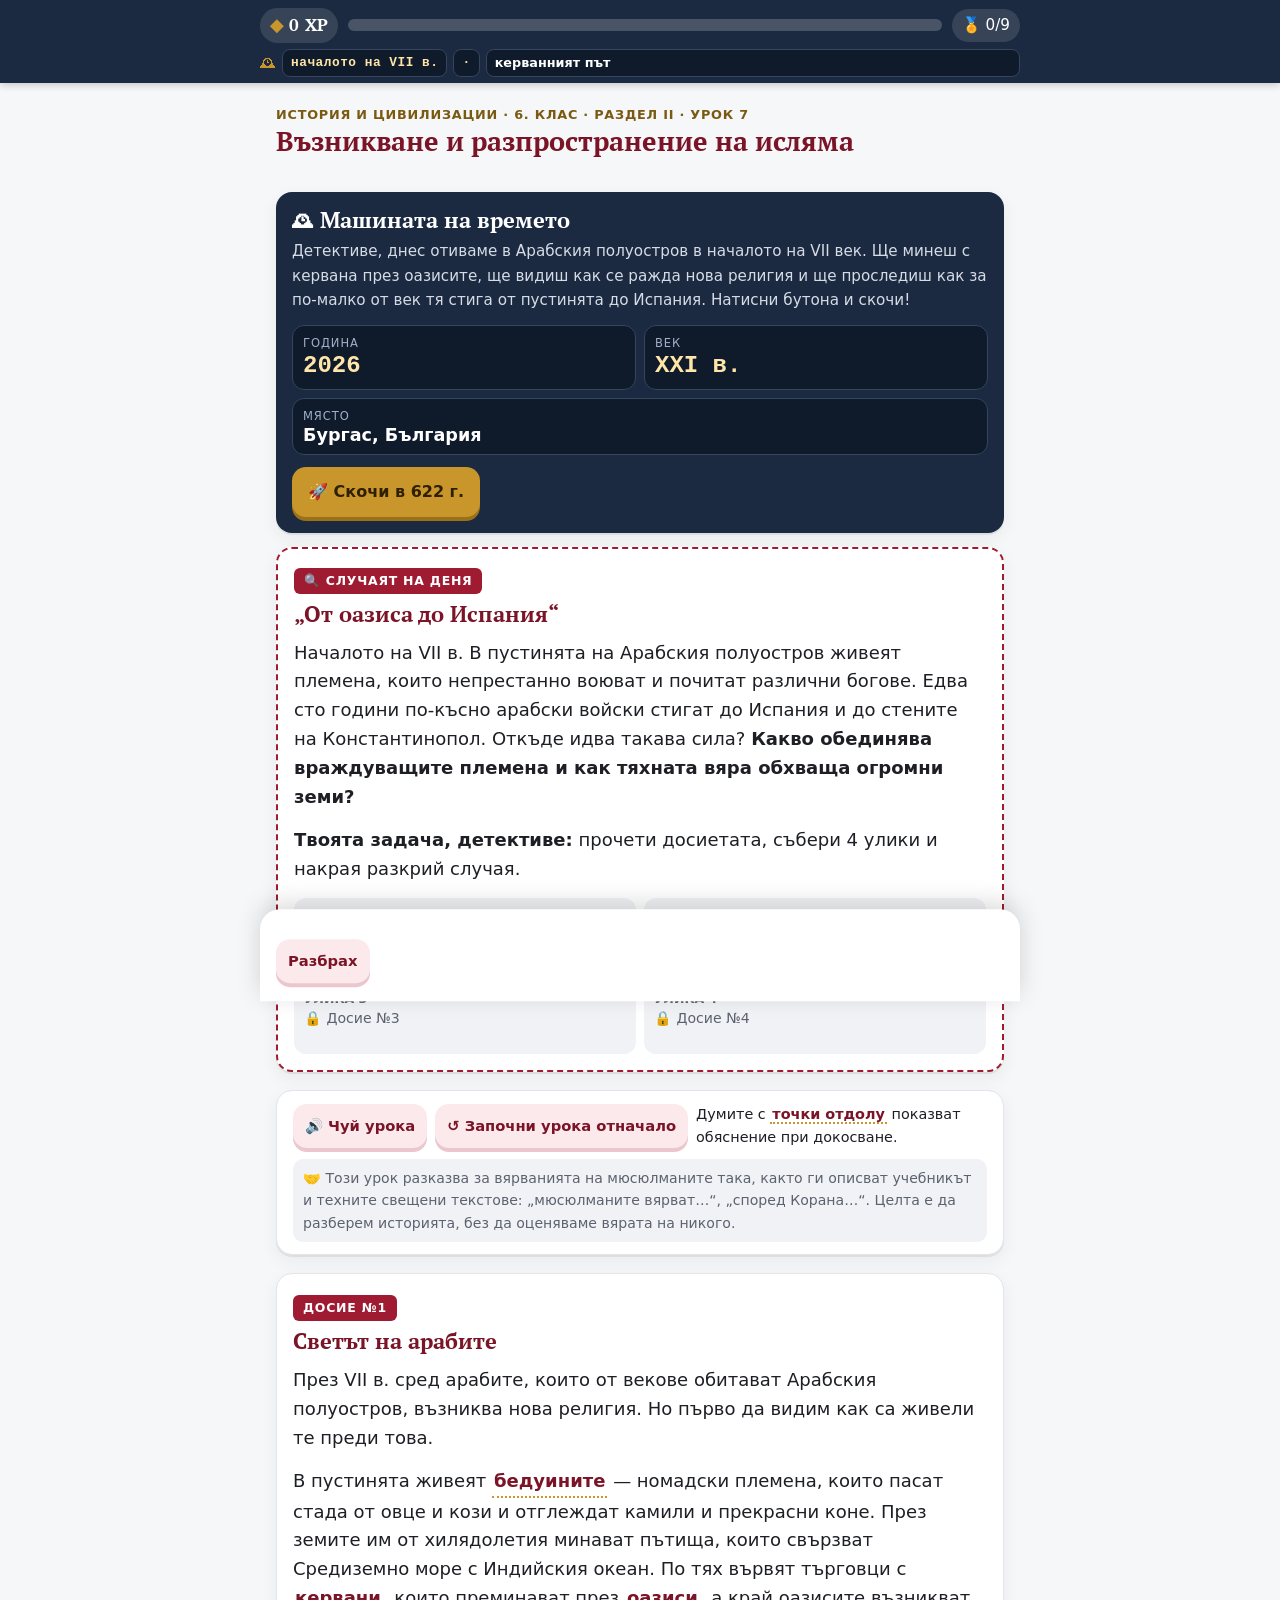
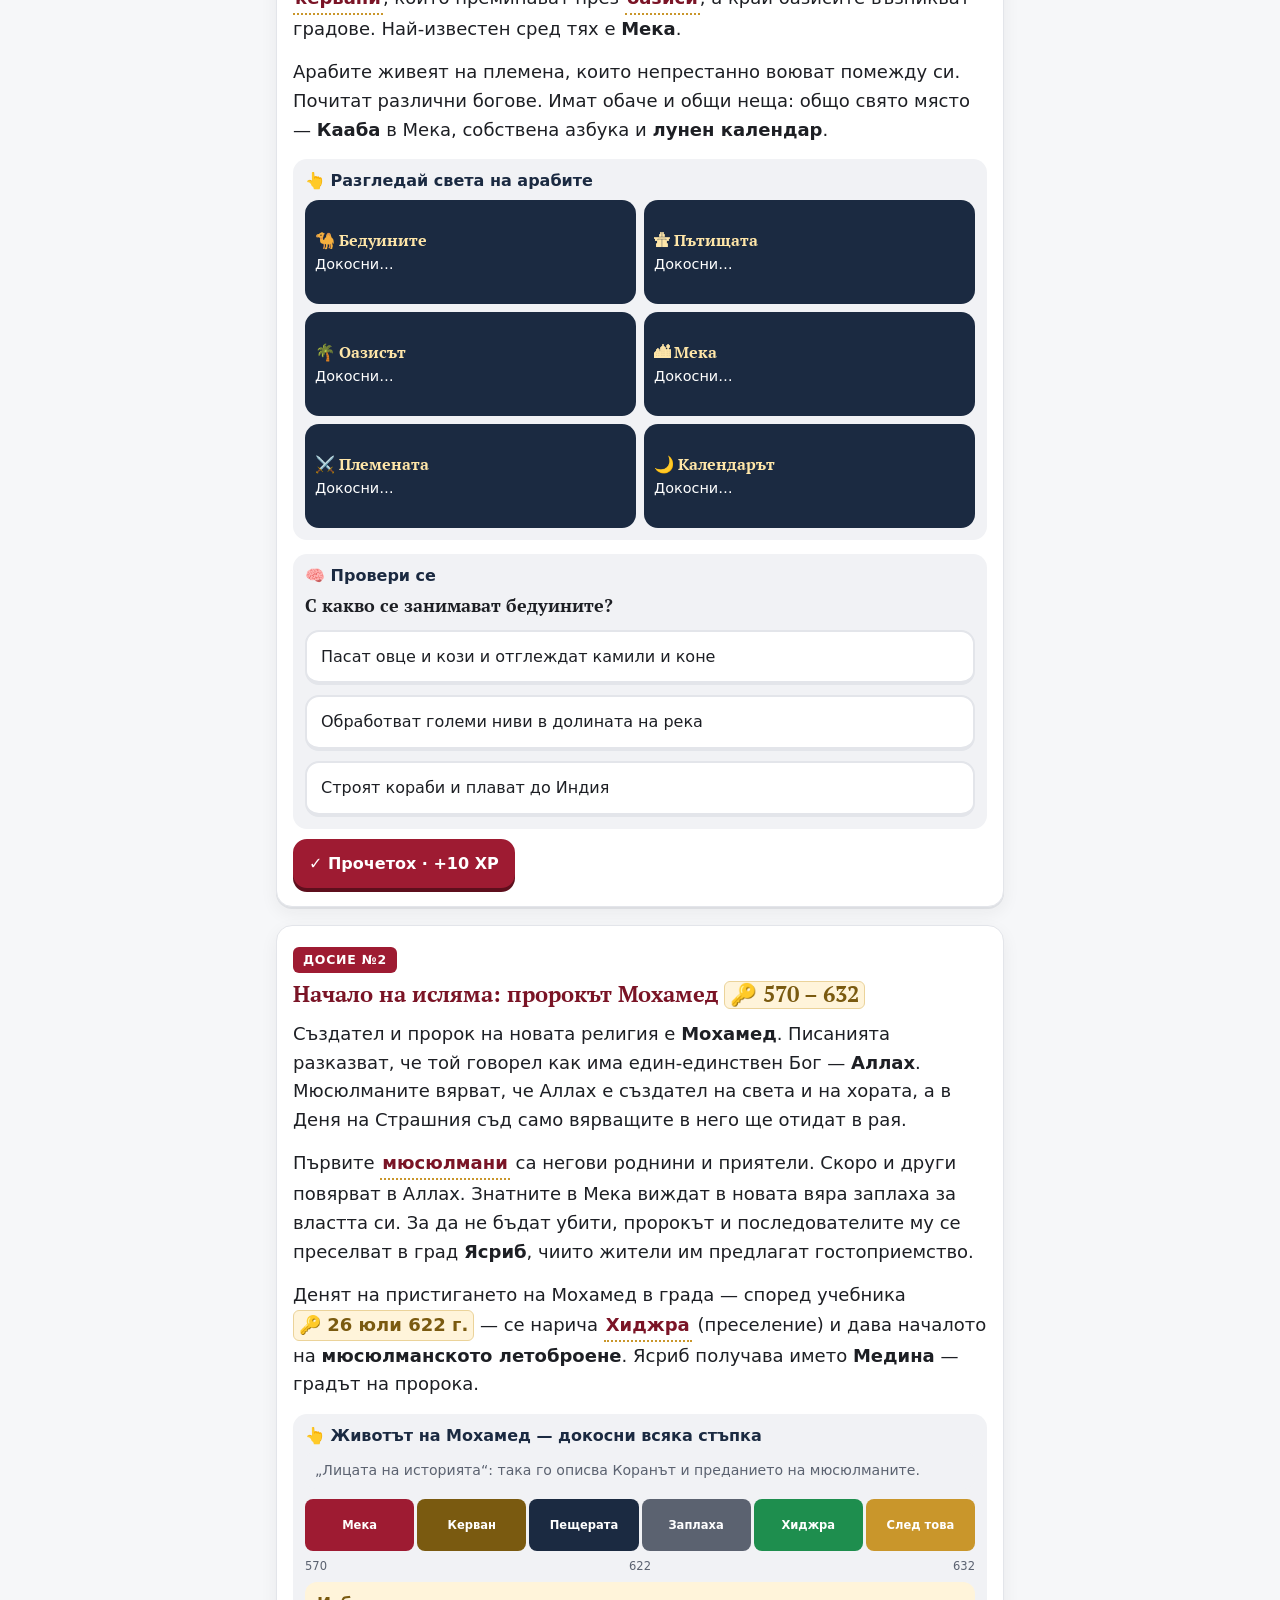
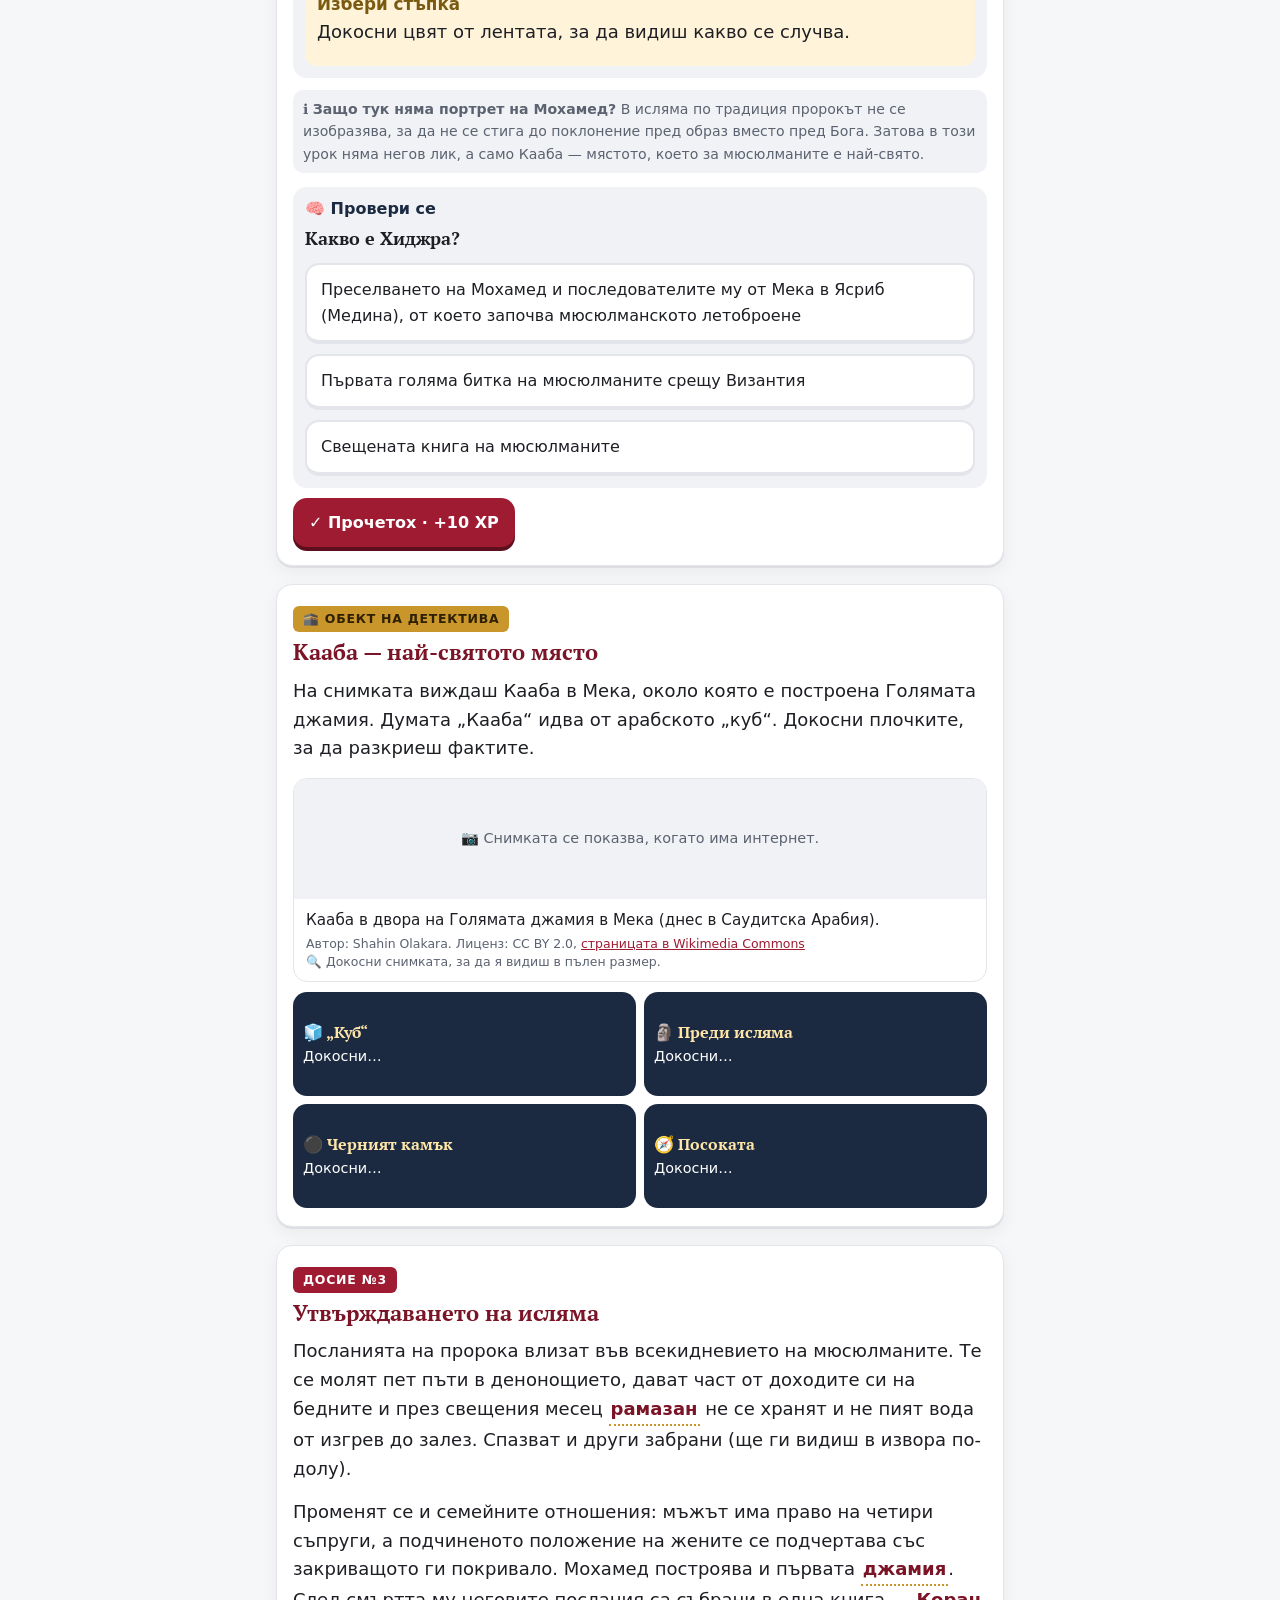
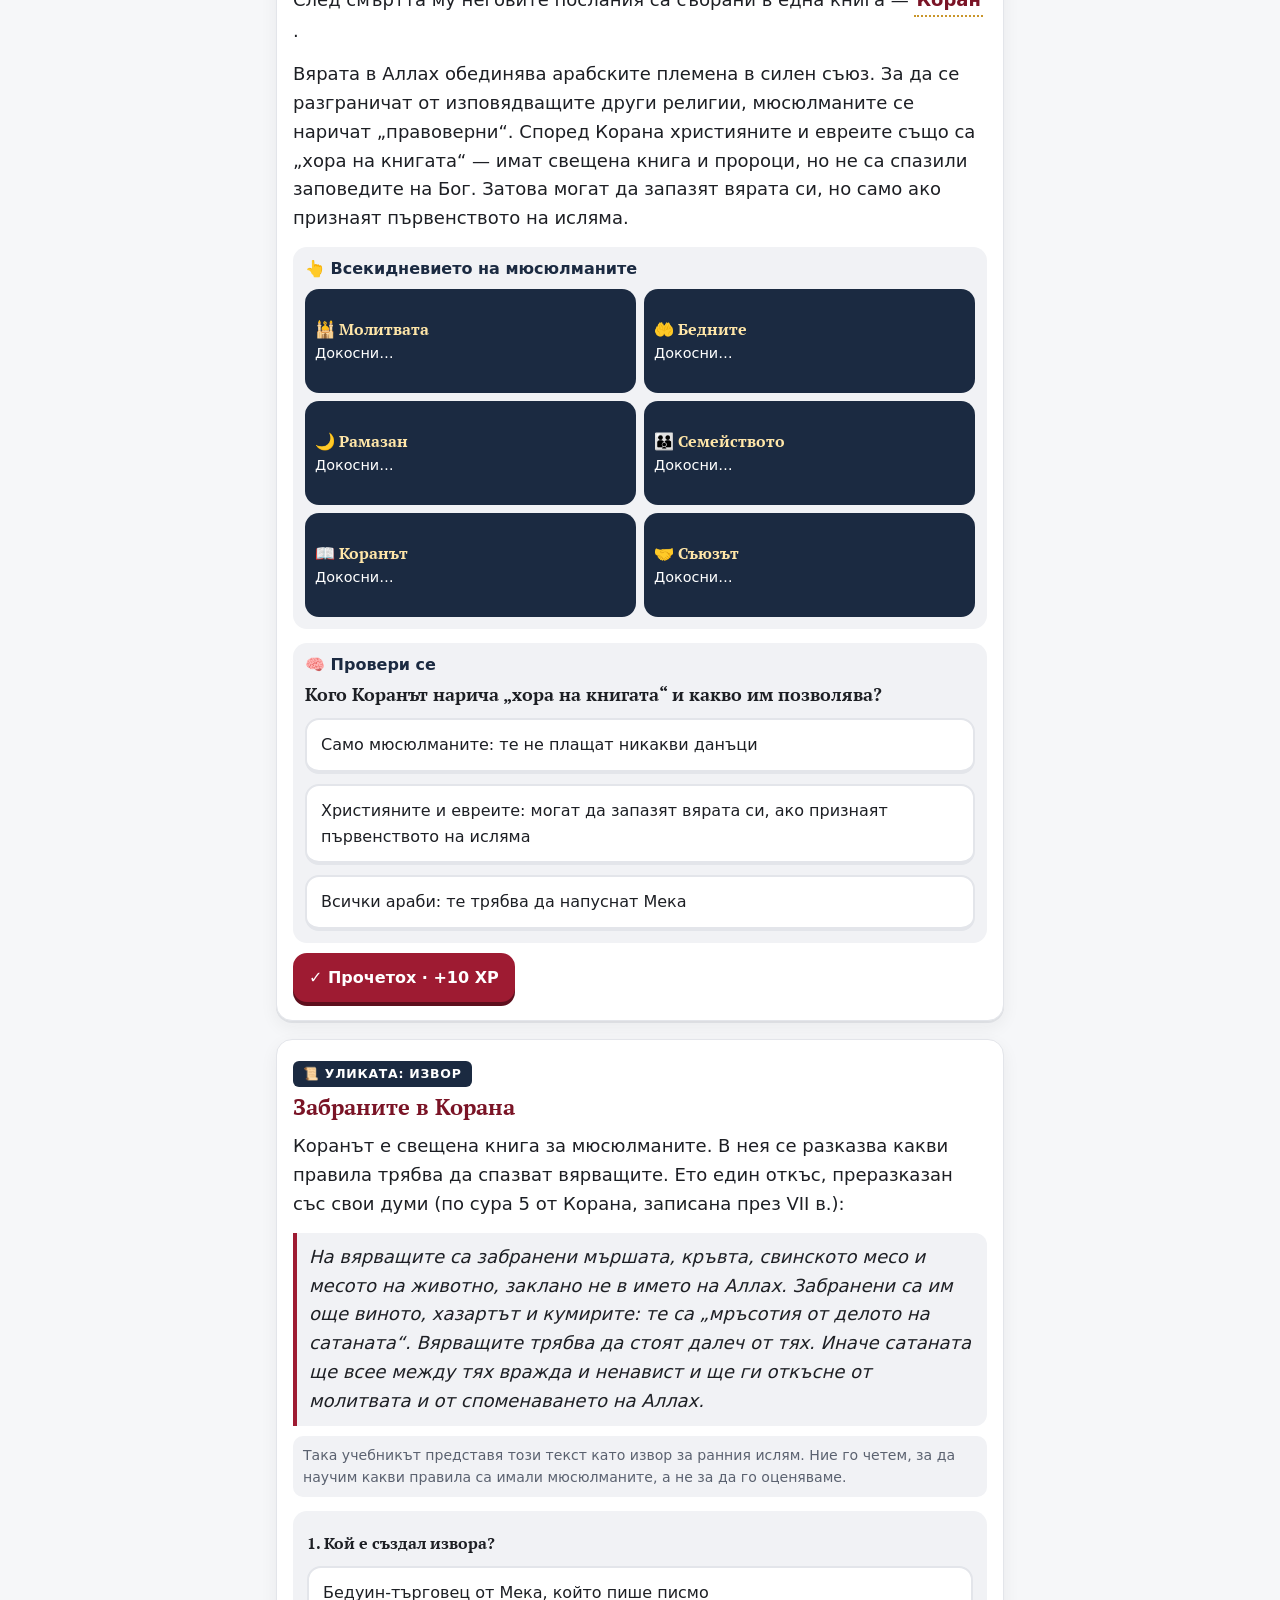
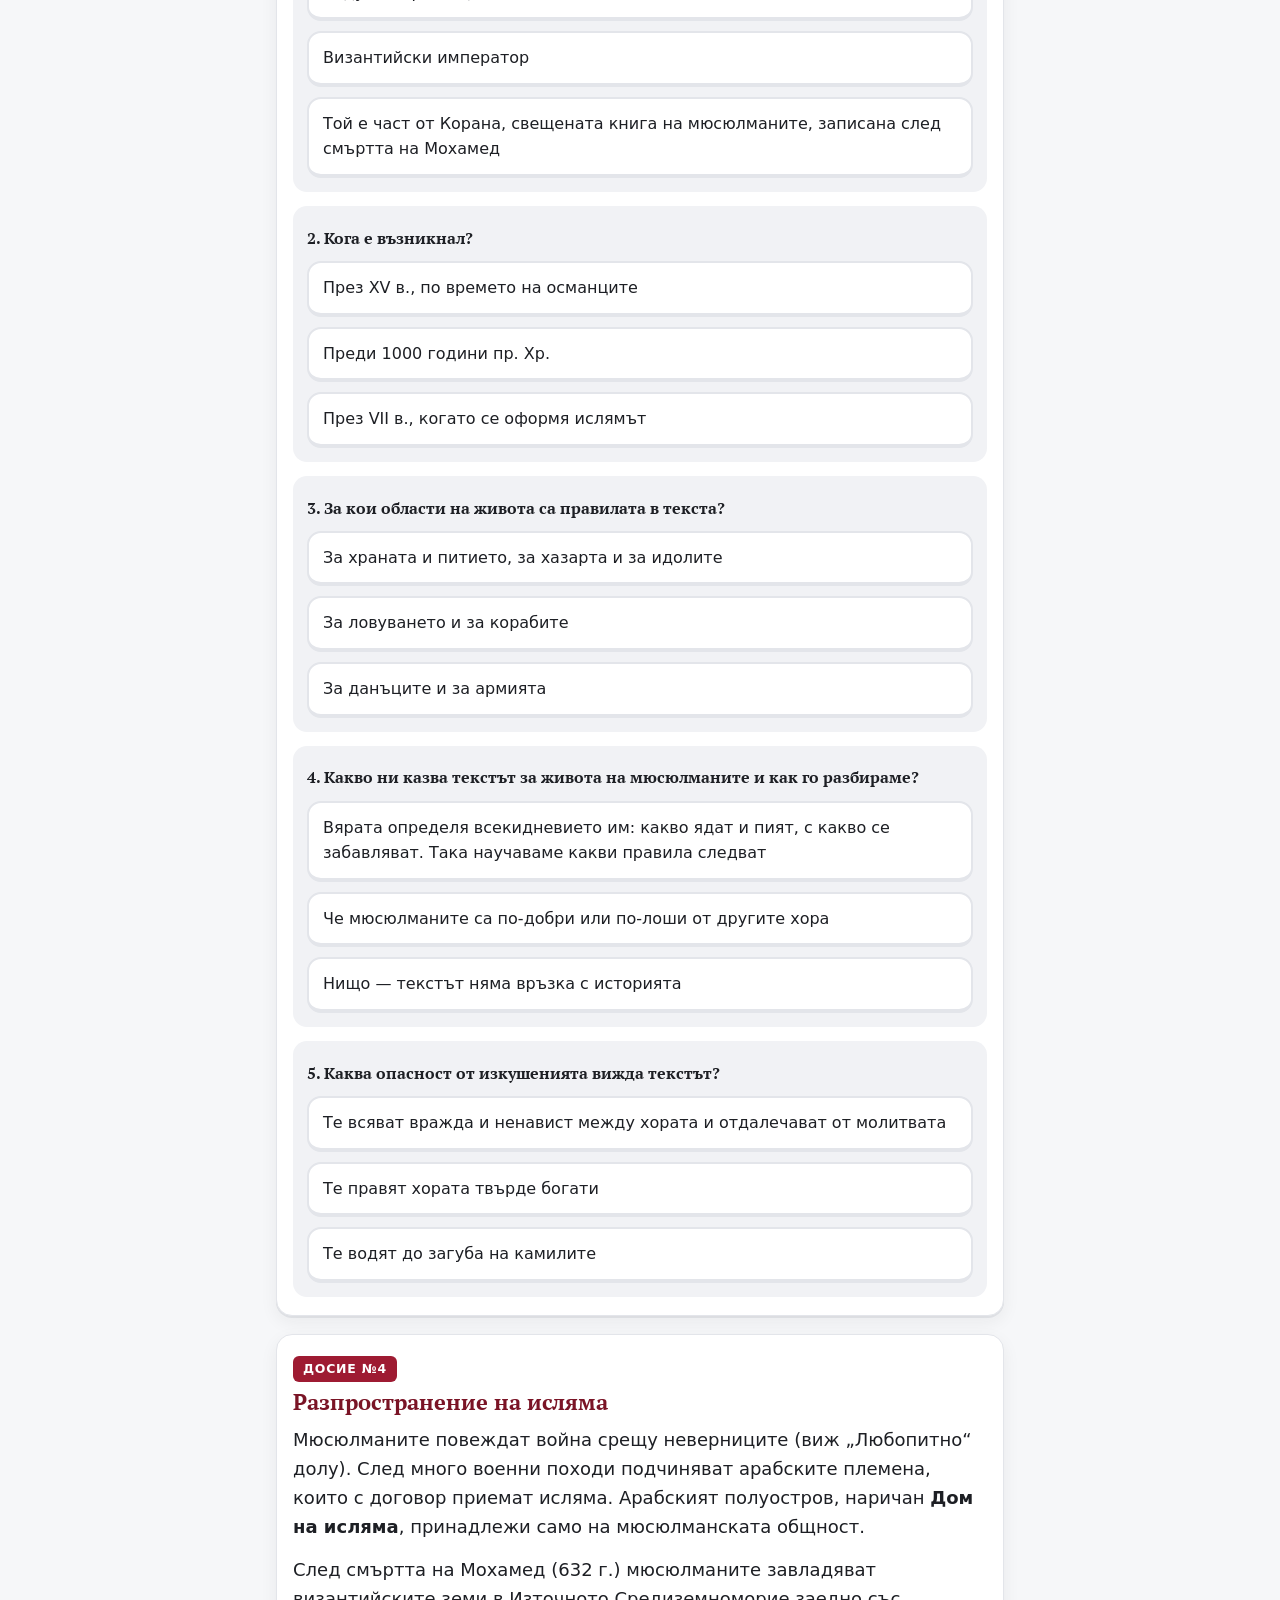
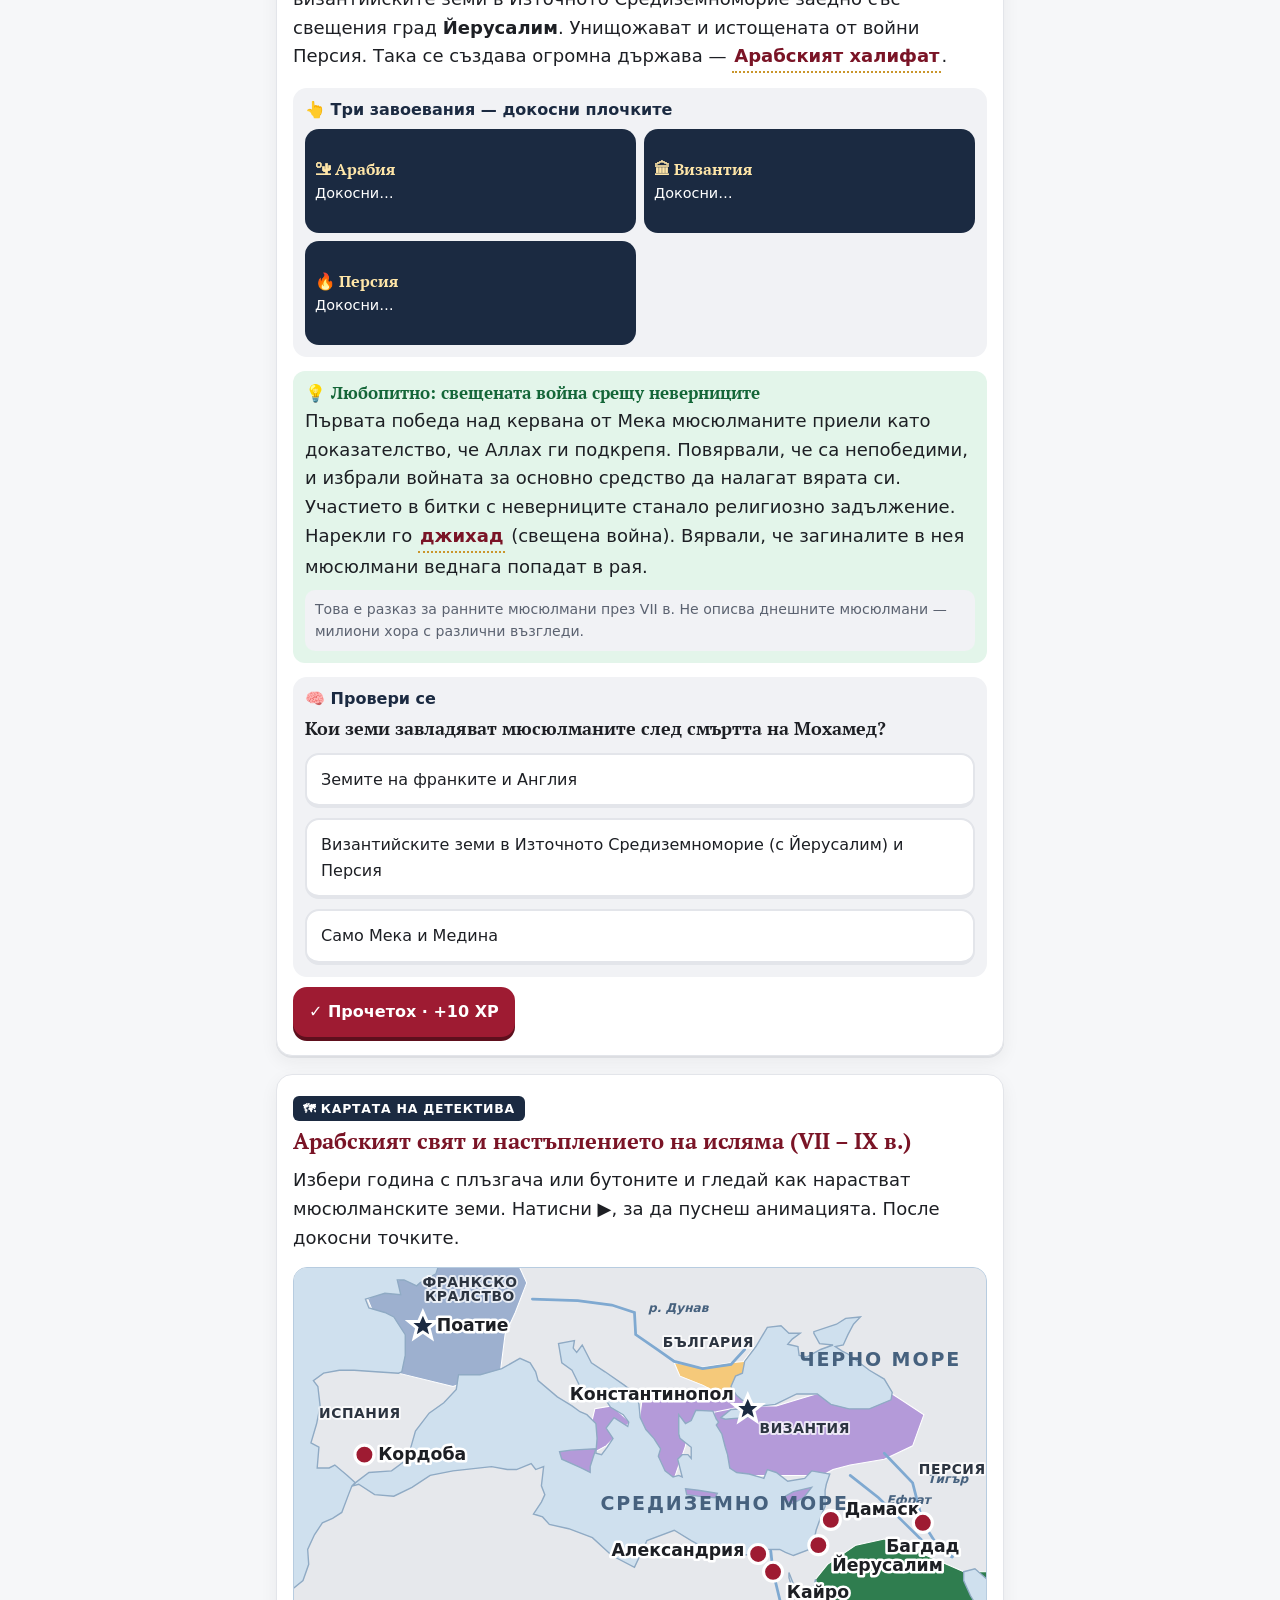
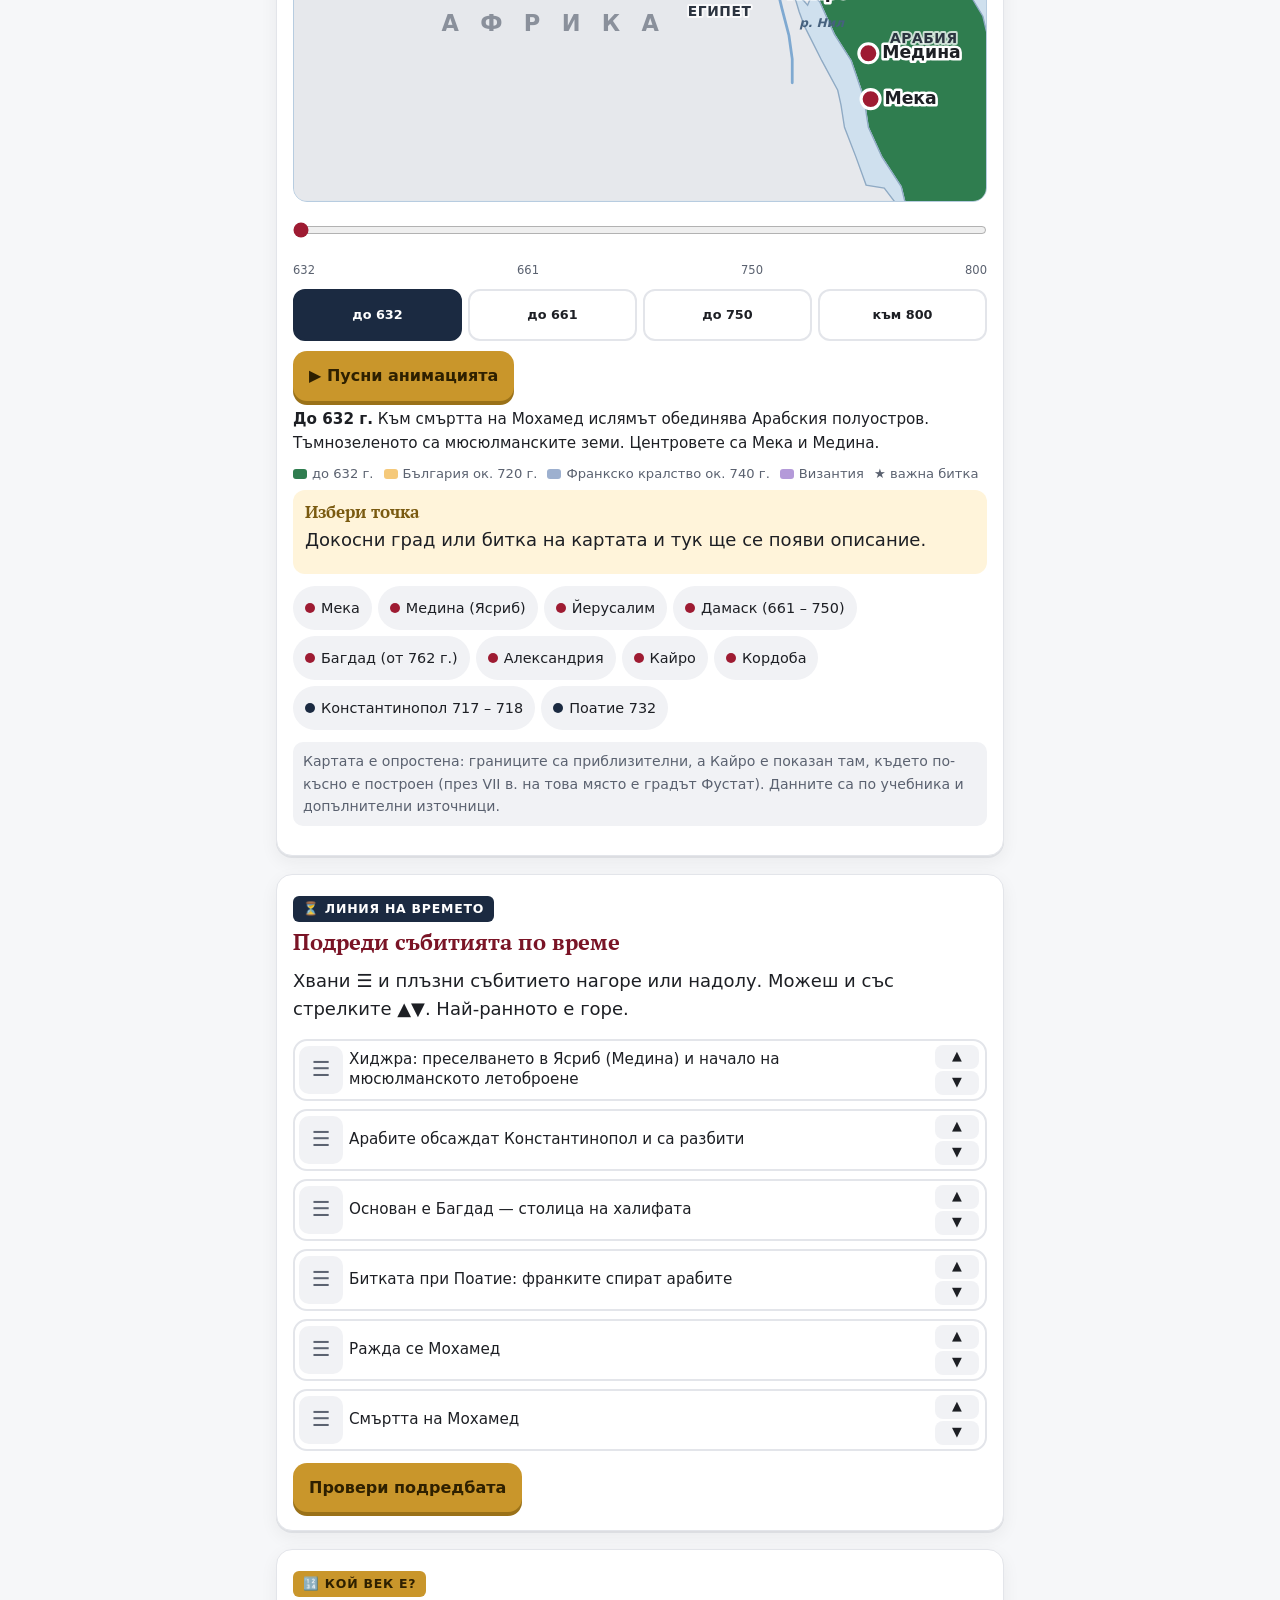
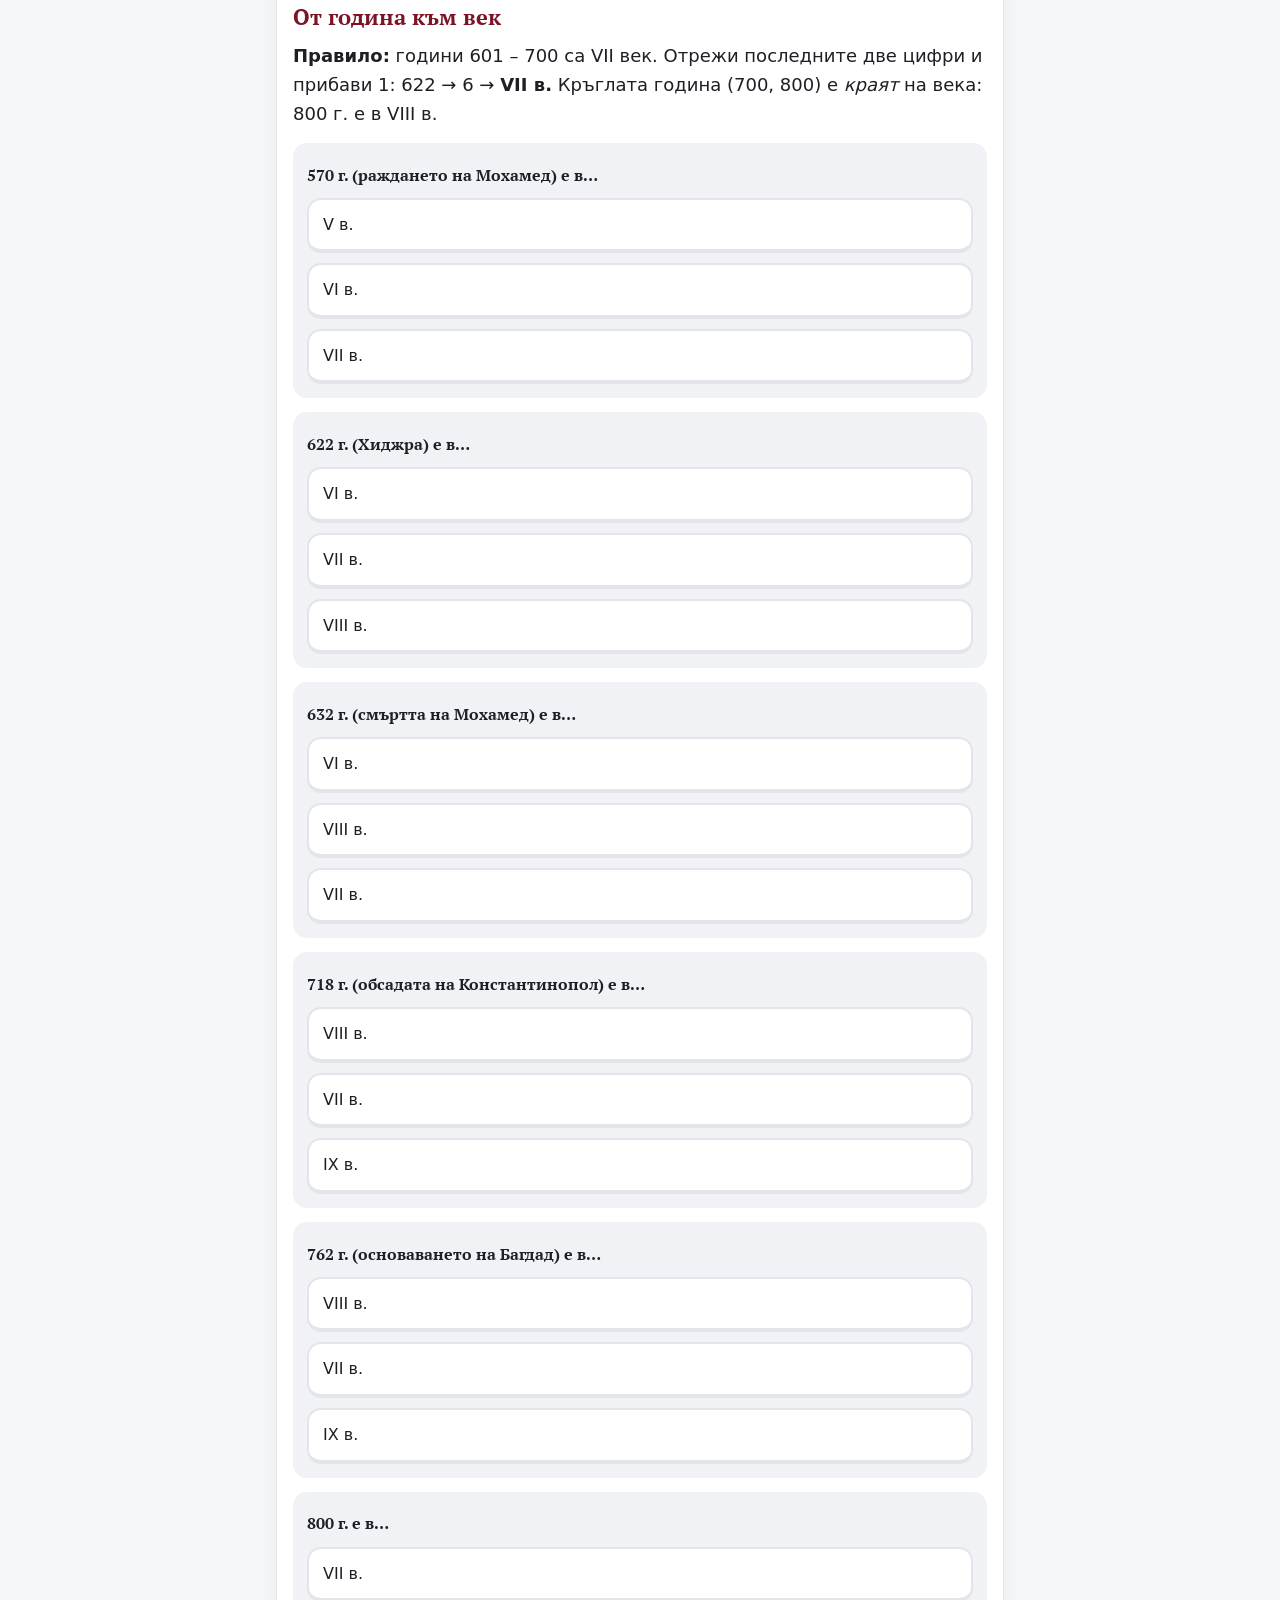
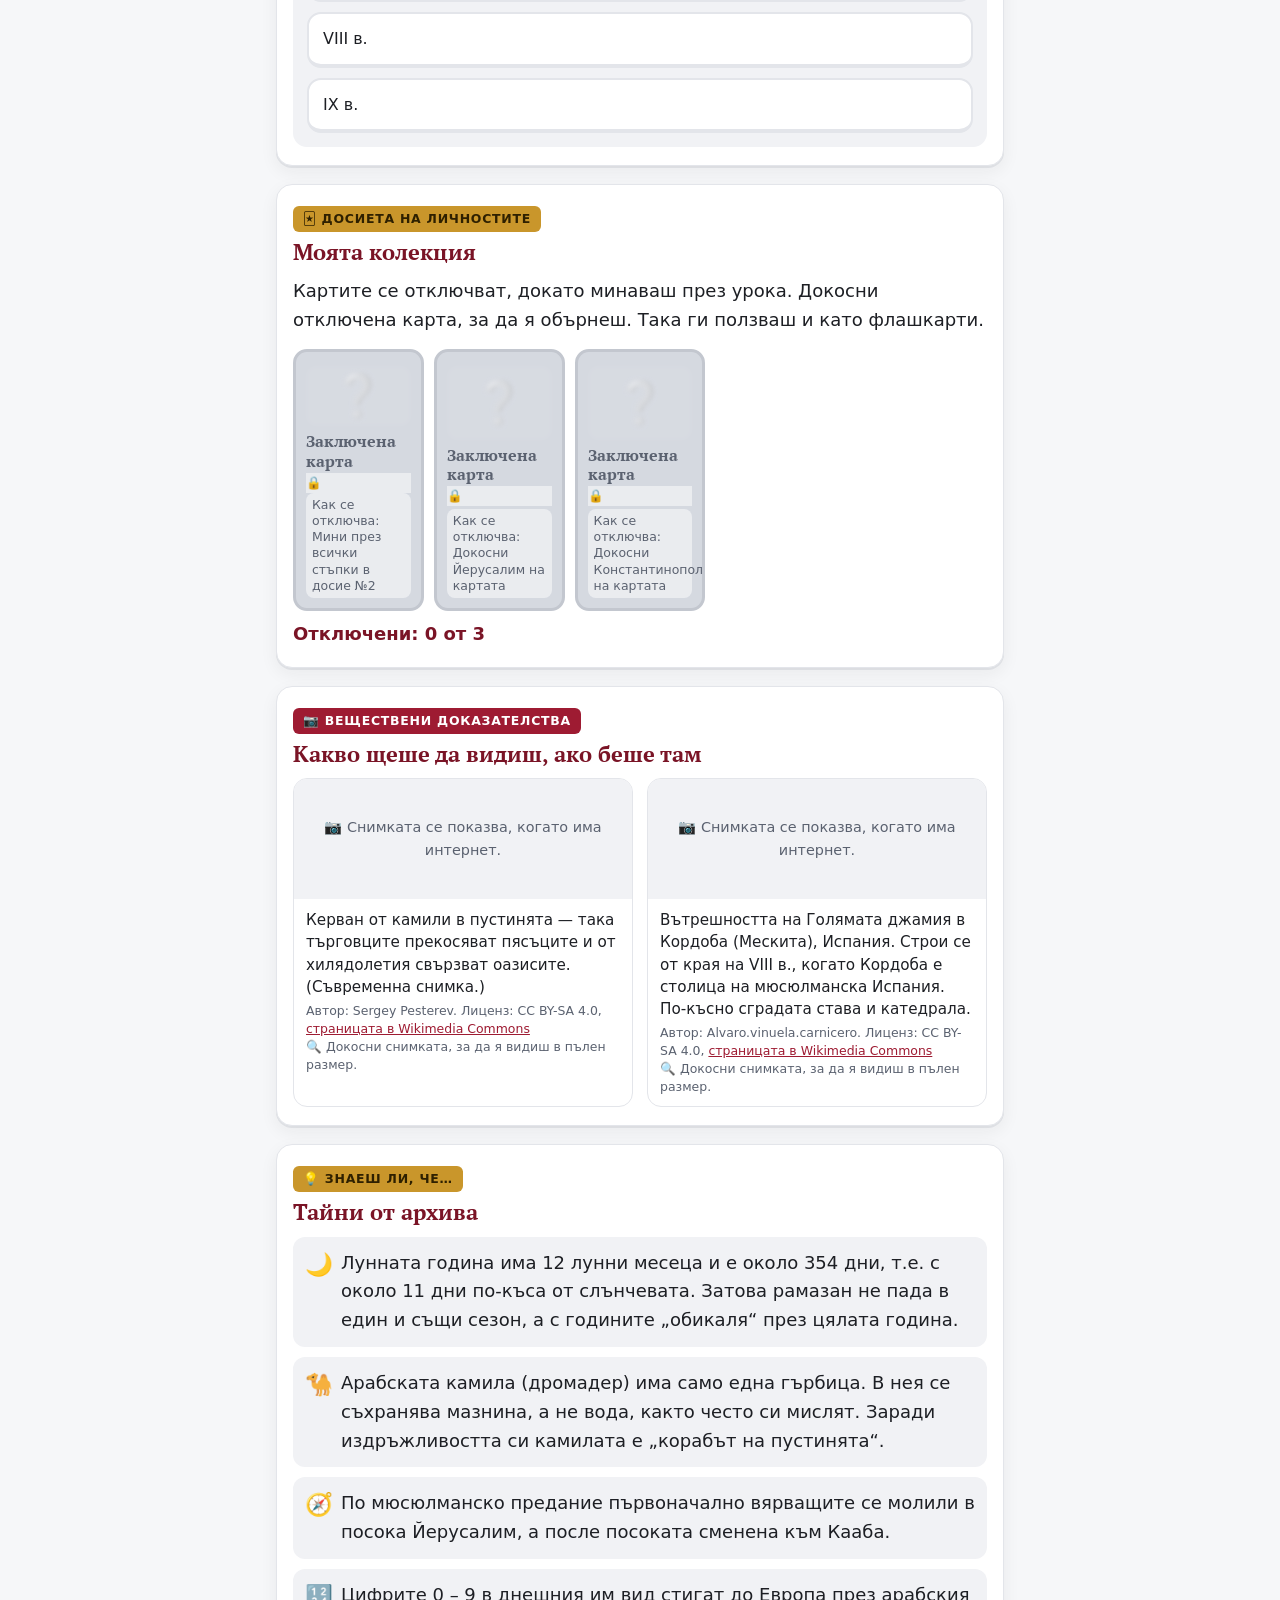
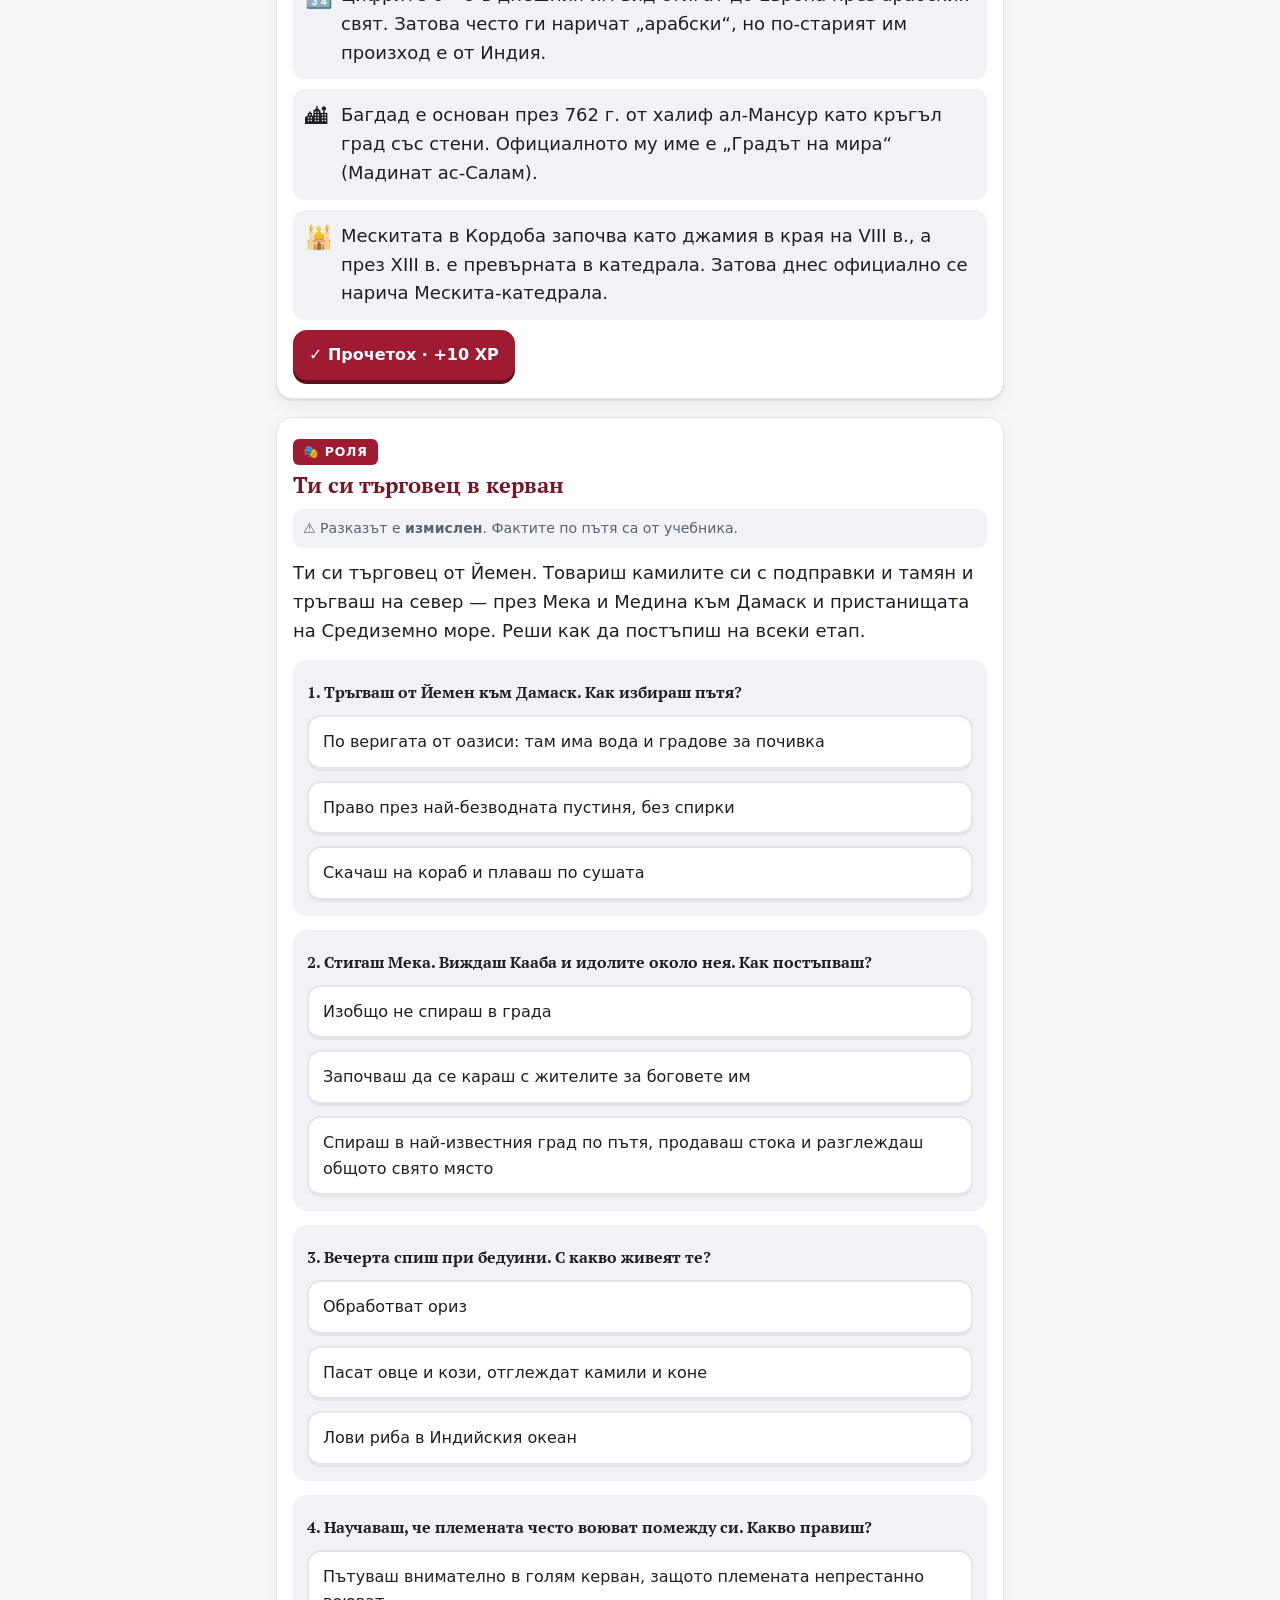
<file: istoriya-6-urok-07-vaznikvane-i-razprostranenie-na-islyama.html>
<!DOCTYPE html>
<html lang="bg">
<head>
<meta charset="utf-8">
<meta name="viewport" content="width=device-width, initial-scale=1, viewport-fit=cover">
<meta name="robots" content="noindex, nofollow">
<meta name="theme-color" content="#9E1B32">
<link rel="icon" href="favicon.svg" type="image/svg+xml">
<link rel="icon" href="favicon.ico" sizes="any">
<link rel="apple-touch-icon" href="apple-touch-icon.png">
<link rel="manifest" href="site.webmanifest">
<title>Урок 7 · Възникване и разпространение на исляма</title>
<link rel="preconnect" href="https://fonts.googleapis.com">
<link rel="preconnect" href="https://fonts.gstatic.com" crossorigin>
<link href="https://fonts.googleapis.com/css2?family=PT+Serif:wght@700&display=swap&subset=cyrillic" rel="stylesheet">
<style>
:root{
  --red:#9E1B32; --red-2:#7A1426; --red-soft:#FBE9EC;
  --navy:#1B2A41;
  --gold:#C9962B; --gold-soft:#FFF4DA; --gold-ink:#7A5A10;
  --paper:#F6F7F9; --card:#FFFFFF;
  --ink:#1D1F24; --muted:#5B6270; --line:#E3E5EA;
  --ok:#1E8E4E; --ok-soft:#E3F5EA;
  --bad:#D1491F; --bad-soft:#FDEBE3;
  --soft:#F1F2F5;
  --sea:#CFE0EE; --land:#E6E8EC; --west:#E3A1AC; --east:#9DB0CF; --unit:#E9CF8E;
  --r:16px; --shadow:0 2px 0 rgba(27,42,65,.08), 0 6px 18px rgba(29,31,36,.06);
  --head:"PT Serif", Georgia, "Times New Roman", serif;
  --body:system-ui, "Roboto", "Segoe UI", Arial, sans-serif;
}
*{box-sizing:border-box}
html{scroll-behavior:smooth;-webkit-text-size-adjust:100%}
body{margin:0;background:var(--paper);color:var(--ink);font:18px/1.6 var(--body);overflow-x:hidden}
h1,h2,h3{font-family:var(--head);line-height:1.2;margin:0 0 .5em;color:var(--red-2)}
h1{font-size:1.7rem}
h2{font-size:1.35rem}
h3{font-size:1.1rem}
p{margin:.5em 0 .8em}
a{color:var(--red)}
button{font:inherit;cursor:pointer;-webkit-tap-highlight-color:transparent}
img{max-width:100%}
.wrap{max-width:760px;margin:0 auto;padding:0 16px 120px}

/* ---------- Top bar + машината на времето ---------- */
.topbar{position:sticky;top:0;z-index:50;background:var(--navy);color:#fff;padding:8px 16px 6px;box-shadow:0 2px 8px rgba(0,0,0,.2)}
.topbar-in{max-width:760px;margin:0 auto;display:flex;align-items:center;gap:10px}
.xp{display:flex;align-items:center;gap:6px;font-family:var(--head);font-weight:700;font-size:1.05rem;background:rgba(255,255,255,.12);padding:4px 10px;border-radius:999px;white-space:nowrap}
.xp .gem{color:var(--gold)}
.xp.bump{animation:bump .5s}
@keyframes bump{30%{transform:scale(1.25)}}
.prog{flex:1;height:12px;background:rgba(255,255,255,.2);border-radius:999px;overflow:hidden}
.prog>i{display:block;height:100%;width:0;background:var(--gold);border-radius:999px;transition:width .6s}
.badgecount{font-size:.95rem;white-space:nowrap;background:rgba(255,255,255,.12);padding:4px 10px;border-radius:999px}
.tm{max-width:760px;margin:6px auto 0;display:flex;gap:6px;align-items:stretch;font-size:.8rem}
.tm .lbl{display:flex;align-items:center;color:var(--gold);font-size:1rem}
.tm .cell{background:#0F1A2B;border:1px solid #33455F;border-radius:8px;padding:2px 8px;overflow:hidden;display:flex;align-items:center;min-height:28px}
.tm .cell b{display:block;font-family:"Courier New",monospace;font-weight:700;color:#FFE6A8;letter-spacing:.04em;white-space:nowrap}
.tm .cell.place{flex:1;min-width:0}
.tm .cell.place b{overflow:hidden;text-overflow:ellipsis;font-family:var(--body);font-weight:600;letter-spacing:0;color:#fff}
.tm .cell b.roll{animation:roll .45s ease-out}
@keyframes roll{0%{transform:translateY(-110%);opacity:0}60%{transform:translateY(12%);opacity:1}100%{transform:translateY(0)}}
.toast{position:fixed;left:50%;top:92px;transform:translateX(-50%) translateY(-20px);opacity:0;background:var(--gold);color:#2E2000;font-family:var(--head);font-weight:700;padding:8px 16px;border-radius:999px;z-index:60;transition:.3s;pointer-events:none;box-shadow:var(--shadow);max-width:90vw;text-align:center}
.toast.show{opacity:1;transform:translateX(-50%) translateY(0)}

/* ---------- Hero ---------- */
.hero{padding:22px 0 6px}
.kicker{font-family:var(--body);font-weight:700;color:var(--gold-ink);letter-spacing:.06em;text-transform:uppercase;font-size:.8rem}
.board{background:var(--navy);color:#fff;border-radius:var(--r);padding:16px;margin:14px 0;box-shadow:var(--shadow)}
.board h2{color:#fff;margin-bottom:6px}
.board p{color:#D6DCE6;margin:.3em 0 .8em;font-size:.95rem}
.dials{display:grid;grid-template-columns:1fr 1fr;gap:8px;margin:10px 0 12px}
.dial{background:#0F1A2B;border:1px solid #33455F;border-radius:12px;padding:8px 10px;overflow:hidden}
.dial small{display:block;color:#9FB0C8;font-size:.72rem;text-transform:uppercase;letter-spacing:.08em}
.dial b{display:block;font-family:"Courier New",monospace;font-size:1.5rem;color:#FFE6A8;line-height:1.2}
.dial.wide{grid-column:1/-1}
.dial.wide b{font-family:var(--body);font-size:1.1rem;color:#fff}
.dial b.roll{animation:roll .45s ease-out}
.case{background:var(--card);border:2px dashed var(--red);border-radius:var(--r);padding:16px;margin:14px 0;box-shadow:var(--shadow)}
.clues{display:grid;grid-template-columns:1fr 1fr;gap:8px;margin-top:10px}
.clue{border-radius:12px;padding:10px;font-size:.88rem;line-height:1.4;background:var(--soft);color:var(--muted);min-height:74px}
.clue b{display:block;font-family:var(--body);color:var(--muted);font-size:.78rem;margin-bottom:2px}
.clue.on{background:var(--gold-soft);color:var(--ink);animation:pop .4s}
.clue.on b{color:var(--gold-ink)}
@keyframes pop{0%{transform:scale(.9)}60%{transform:scale(1.05)}}

/* ---------- Cards ---------- */
.card{background:var(--card);border-radius:var(--r);padding:18px 16px;margin:18px 0;box-shadow:var(--shadow);border:1px solid var(--line)}
.dossier-tag{display:inline-block;font-family:var(--body);font-weight:700;font-size:.78rem;color:#fff;background:var(--red);padding:3px 10px;border-radius:6px;margin-bottom:8px;letter-spacing:.06em}
.dossier-tag.navy{background:var(--navy)}
.dossier-tag.gold{background:var(--gold);color:#2E2000}
.row{display:flex;gap:8px;flex-wrap:wrap;align-items:center}
.btn{border:0;border-radius:14px;padding:12px 16px;min-height:48px;font-family:var(--body);font-weight:700;font-size:1rem;background:var(--red);color:#fff;box-shadow:0 4px 0 #5E0F1D;transition:transform .08s}
.btn:active{transform:translateY(3px);box-shadow:0 1px 0 #5E0F1D}
.btn.ghost{background:var(--red-soft);color:var(--red-2);box-shadow:0 4px 0 #EBC6CD}
.btn.gold{background:var(--gold);color:#2E2000;box-shadow:0 4px 0 #9A7118}
.btn.navy{background:var(--navy);box-shadow:0 4px 0 #0B1320}
.btn.done{background:var(--ok);box-shadow:0 4px 0 #146638}
.btn[disabled]{opacity:.6;cursor:default}
.btn.small{min-height:44px;padding:8px 12px;font-size:.92rem}
.readbtn{margin-top:10px}
.term{background:none;border:0;padding:0 2px;color:var(--red-2);font-weight:700;border-bottom:2px dotted var(--gold);font-size:inherit;line-height:inherit}
.hl{background:var(--gold-soft);padding:0 4px;border-radius:4px}
.key{display:inline-block;background:var(--gold-soft);color:var(--gold-ink);font-weight:700;border:1px solid #EBD39A;border-radius:6px;padding:0 5px;white-space:nowrap}
.task{background:var(--soft);border-radius:14px;padding:12px;margin-top:14px}
.task h3{font-size:1rem;margin-bottom:6px;color:var(--navy);font-family:var(--body)}
.note{font-size:.88rem;color:var(--muted);background:var(--soft);border-radius:10px;padding:8px 10px}

/* ribbons (стъпки, периоди) */
.ribbon{display:flex;gap:3px;margin:10px 0 6px}
.ribbon button{border:0;border-radius:8px;min-height:52px;padding:4px 2px;font-size:.72rem;font-weight:700;color:#fff;line-height:1.15;position:relative;min-width:0;overflow:hidden}
.ribbon button.seen:after{content:"✓";position:absolute;top:1px;right:4px;font-size:.7rem}
.ribbon button.active{outline:3px solid var(--gold);outline-offset:1px}
.ribticks{display:flex;justify-content:space-between;font-size:.72rem;color:var(--muted);margin-bottom:6px}
.infobox{background:var(--gold-soft);border-radius:12px;padding:12px;min-height:84px;margin-top:6px}
.infobox h3{margin:0 0 4px;color:var(--gold-ink);font-size:1.05rem}
.infobox p{margin:0}

/* flip tiles */
.tiles{display:grid;grid-template-columns:1fr 1fr;gap:8px;margin-top:10px}
.tile{border:0;border-radius:14px;min-height:104px;padding:10px;text-align:left;background:var(--navy);color:#fff;font-size:.9rem;line-height:1.35}
.tile b{display:block;font-family:var(--head);font-size:1.02rem;margin-bottom:4px;color:#FFE6A8}
.tile.open{background:var(--gold-soft);color:var(--ink);animation:pop .35s}
.tile.open b{color:var(--gold-ink)}

/* sorter */
.sorter{background:var(--soft);border-radius:14px;padding:12px;margin-top:10px}
.sortcard{background:#fff;border:2px solid var(--line);border-radius:12px;padding:12px;min-height:64px;font-weight:600;text-align:center;display:flex;align-items:center;justify-content:center}
.sortbtns{display:grid;grid-template-columns:1fr 1fr;gap:8px;margin-top:10px}
.cols{display:grid;grid-template-columns:1fr 1fr;gap:8px;margin-top:12px}
.col{border-radius:12px;padding:8px;font-size:.82rem;line-height:1.35;min-height:60px}
.col h4{margin:0 0 4px;font-size:.85rem}
.col.w{background:var(--red-soft)}.col.w h4{color:var(--red-2)}
.col.e{background:#E6ECF5}.col.e h4{color:var(--navy)}
.col div{margin-bottom:4px}

/* names chain */
.chain{display:grid;gap:8px;margin-top:10px}
.chain button{border:2px solid var(--line);background:#fff;border-radius:14px;min-height:52px;text-align:left;padding:10px 12px;font-size:.95rem;color:var(--ink)}
.chain button b{font-family:var(--head);color:var(--red-2);font-size:1.1rem}
.chain button[disabled]{opacity:.45}
.chain button.open{border-color:var(--gold);background:var(--gold-soft);opacity:1}
.chain .arrow{text-align:center;color:var(--muted);font-size:1.1rem;line-height:1}

/* map */
.mapbox{background:var(--sea);border-radius:14px;overflow:hidden;border:1px solid #B7CCE0;touch-action:manipulation}
.mapbox svg{display:block;width:100%;height:auto}
.maplabel{font:700 11px var(--body);fill:#46617E;letter-spacing:.1em;pointer-events:none}
.regionlabel{font:800 11px var(--body);letter-spacing:.06em;paint-order:stroke;stroke:#fff;stroke-width:3px;stroke-linejoin:round;pointer-events:none}
.contlabel{font:700 13px var(--body);fill:#8A909B;letter-spacing:.3em;pointer-events:none}
.river{fill:none;stroke:#7FA8CB;stroke-width:1.3;pointer-events:none}
.coast{fill:none;stroke:#8FAAC4;stroke-width:.8;pointer-events:none}
.mk{cursor:pointer}
.mk .dot{stroke:#fff;stroke-width:1.8}
.mk .halo{fill:none;stroke-width:2.5;opacity:0}
.mk.active .halo{opacity:1;animation:ring 1.2s infinite}
@keyframes ring{0%{r:6;opacity:1}100%{r:18;opacity:0}}
.mk.seen .dot{stroke:var(--ink)}
.mk.fallen .dot{fill:#fff!important;stroke-width:3}
.mk text{font:700 10px var(--body);fill:var(--ink);paint-order:stroke;stroke:#fff;stroke-width:3px;stroke-linejoin:round;pointer-events:none}
.chips{display:flex;flex-wrap:wrap;gap:6px;margin:12px 0}
.chip{border:0;border-radius:999px;padding:8px 12px;min-height:44px;font-size:.9rem;background:var(--soft);color:var(--ink);display:inline-flex;align-items:center;gap:6px}
.chip i{width:10px;height:10px;border-radius:50%;display:inline-block;flex:none}
.chip.seen{background:#E6ECF5}
.chip.active{background:var(--navy);color:#fff}
.legend{display:flex;flex-wrap:wrap;gap:10px;font-size:.82rem;color:var(--muted);margin-top:8px}
.legend span{display:inline-flex;align-items:center;gap:5px}
.legend i{width:14px;height:10px;border-radius:3px;display:inline-block}
.steps{display:grid;grid-template-columns:repeat(2,1fr);gap:6px;margin-top:10px}
.steps button{border:2px solid var(--line);background:#fff;border-radius:12px;min-height:52px;padding:4px;font-size:.8rem;font-weight:700;line-height:1.2;color:var(--ink)}
.steps button.active{border-color:var(--navy);background:var(--navy);color:#fff}
.steps button.seen:not(.active){border-color:var(--gold)}
input[type=range]{width:100%;height:44px;accent-color:var(--red);margin:6px 0 0}
.stepcap{font-size:.95rem;margin:6px 0 0;min-height:3em}

/* routes on the map (Великото преселение) */
.routes path{fill:none;stroke-width:2.6;stroke-linecap:round;opacity:0;stroke-dasharray:1;stroke-dashoffset:1;transition:opacity .3s}
.routes path.show{opacity:1;stroke-dashoffset:0;animation:draw .9s ease forwards}
.routes path.huns{stroke:var(--red)}
.routes path.vest{stroke:var(--navy)}
.routes path.vand{stroke:var(--gold-ink)}
@keyframes draw{from{stroke-dashoffset:1}to{stroke-dashoffset:0}}

/* timeline sorting */
.sortl{list-style:none;padding:0;margin:12px 0;display:grid;gap:8px;position:relative}
.sitem{display:flex;align-items:center;gap:6px;background:#fff;border:2px solid var(--line);border-radius:14px;padding:4px 6px 4px 4px;min-height:56px;position:relative;touch-action:pan-y;user-select:none;-webkit-user-select:none}
.sitem.dragging{z-index:5;box-shadow:0 10px 24px rgba(0,0,0,.18);border-color:var(--gold);transition:none}
.sitem .handle{flex:none;width:44px;height:48px;display:flex;align-items:center;justify-content:center;font-size:1.3rem;color:var(--muted);touch-action:none;cursor:grab;border-radius:10px;background:var(--soft)}
.sitem .txt{flex:1;font-size:.95rem;line-height:1.3}
.sitem .yr{display:none;font-weight:800;color:var(--gold-ink);margin-right:4px}
.sitem .mv{flex:none;display:flex;flex-direction:column;gap:2px}
.sitem .mv button{border:0;background:var(--soft);border-radius:8px;width:44px;height:24px;font-size:.8rem;color:var(--ink);padding:0}
.sitem.ok{border-color:var(--ok);background:var(--ok-soft)}
.sitem.bad{border-color:var(--bad);background:var(--bad-soft)}
.sitem .mark{flex:none;font-weight:800;width:18px;text-align:center}
.sorted .sitem .yr{display:inline}

/* quiz/options */
.stage{background:var(--soft);border-radius:14px;padding:14px;margin-top:10px}
.opts{display:grid;gap:10px;margin-top:10px}
.opt{border:2px solid var(--line);border-bottom-width:4px;background:#fff;border-radius:14px;padding:12px 14px;min-height:52px;text-align:left;font-size:1rem;color:var(--ink)}
.opt:active{transform:translateY(2px)}
.opt.right{border-color:var(--ok);background:var(--ok-soft)}
.opt.right:before{content:"✓ ";color:var(--ok);font-weight:800}
.opt.wrong{border-color:var(--bad);background:var(--bad-soft)}
.opt.wrong:before{content:"✗ ";color:var(--bad);font-weight:800}
.opt[disabled]{cursor:default}
.fb{border-radius:14px;padding:12px 14px;margin-top:12px;display:none}
.fb.ok{display:block;background:var(--ok-soft);border:2px solid var(--ok)}
.fb.bad{display:block;background:var(--bad-soft);border:2px solid var(--bad)}
.fb b{font-family:var(--body)}
.fb.ok b{color:#146638}.fb.bad b{color:#9C3312}
.fb.ok b:before{content:"✓ "}.fb.bad b:before{content:"✗ "}
.qhead{display:flex;justify-content:space-between;align-items:center;gap:8px;font-size:.9rem;color:var(--muted)}
.qprog{height:14px;background:#DDE1E7;border-radius:999px;overflow:hidden;margin:8px 0 12px}
.qprog i{display:block;height:100%;width:0;background:var(--ok);transition:width .4s}
.qtext{font-family:var(--head);font-weight:700;font-size:1.12rem;color:var(--ink);margin:.3em 0}
.path{display:flex;flex-direction:column;align-items:center;gap:6px;margin:14px 0}
.node{width:84px;height:84px;border-radius:50%;border:0;font-family:var(--head);font-weight:700;font-size:1.6rem;color:#fff;background:var(--red);box-shadow:0 6px 0 #5E0F1D;position:relative}
.node:nth-child(2){margin-left:90px}.node:nth-child(3){margin-right:90px}
.node[disabled]{background:#C3C7CF;box-shadow:0 6px 0 #9A9FA9;cursor:default}
.node.done{background:var(--gold);box-shadow:0 6px 0 #9A7118;color:#2E2000}
.node span{position:absolute;top:92px;left:50%;transform:translateX(-50%);white-space:nowrap;font-size:.8rem;color:var(--muted);font-weight:700;font-family:var(--body)}
.pathwrap{padding-bottom:26px}

/* source clue */
.qblock{margin-top:14px}
.qblock .qtext{font-size:1.02rem}

/* personality cards */
.pcards{display:grid;grid-template-columns:repeat(auto-fill,minmax(128px,1fr));gap:10px;margin-top:10px}
.pcard{perspective:900px;height:262px;border:0;padding:0;background:none;text-align:left}
.pcard-in{position:relative;width:100%;height:100%;transition:transform .5s;transform-style:preserve-3d}
.pcard.flip .pcard-in{transform:rotateY(180deg)}
.pface{position:absolute;inset:0;backface-visibility:hidden;-webkit-backface-visibility:hidden;border-radius:14px;padding:10px;overflow:hidden;display:flex;flex-direction:column}
.pfront{background:linear-gradient(160deg,var(--red) 0%,var(--red-2) 100%);color:#fff;border:3px solid var(--gold)}
.pfront .av{font-size:2.6rem;line-height:1;margin:4px 0 6px;height:74px;display:flex;align-items:center;justify-content:center;background:rgba(255,255,255,.12);border-radius:10px;overflow:hidden}
.pfront .av img{width:100%;height:100%;object-fit:cover;object-position:top}
.pfront b{font-family:var(--head);font-size:1rem;line-height:1.2}
.pfront small{color:#FFE6A8;font-size:.78rem;display:block;margin-top:2px}
.pfront .sp{margin-top:auto;font-size:.78rem;background:rgba(0,0,0,.2);border-radius:8px;padding:4px 6px;line-height:1.3}
.pback{overflow-y:auto;background:var(--gold-soft);color:var(--ink);transform:rotateY(180deg);font-size:.76rem;line-height:1.35;border:3px solid var(--gold)}
.pback b{font-family:var(--head);color:var(--red-2);font-size:.95rem;margin-bottom:4px}
.pcard.locked .pfront{background:#D5D9E0;color:var(--muted);border-color:#C3C7CF}
.pcard.locked .pfront .av{filter:grayscale(1) blur(2px);opacity:.5}
.pcard.locked .pfront small,.pcard.locked .pfront .sp{color:var(--muted);background:rgba(255,255,255,.5)}
.pcard.new .pfront{animation:pop .5s}

/* gallery */
.gallery{display:grid;gap:14px}
figure{margin:0;background:var(--card);border-radius:14px;overflow:hidden;border:1px solid var(--line)}
figure img{display:block;width:100%;height:auto;max-height:75vh;object-fit:contain;background:#E4E6EA;cursor:zoom-in}
.zoomhint{font-size:.78rem;color:var(--muted)}
figure .noimg{height:120px;display:flex;align-items:center;justify-content:center;color:var(--muted);font-size:.9rem;padding:12px;text-align:center;background:var(--soft)}
figcaption{padding:10px 12px;font-size:.95rem;line-height:1.45}
figcaption small{display:block;color:var(--muted);font-size:.78rem;margin-top:4px}

/* did you know */
.dyk{display:grid;gap:10px}
.dyk div{background:var(--soft);border-radius:12px;padding:12px 12px 12px 48px;position:relative}
.dyk div:before{content:attr(data-i);position:absolute;left:12px;top:10px;font-size:1.4rem}

/* короната пътува (анимация) */
.crownbox{background:var(--soft);border-radius:14px;padding:16px;position:relative;height:120px;overflow:hidden;margin-top:10px}
.crownbox .city{position:absolute;top:8px;font-size:.78rem;font-weight:700;color:var(--muted)}
.crownbox .city.rome{left:8px}
.crownbox .city.cpl{right:8px;text-align:right}
.crownbox .track{position:absolute;left:44px;right:44px;top:56px;height:2px;border-top:2px dashed #B7BFCB}
.crownicon{position:absolute;top:56px;left:44px;transform:translate(-50%,-50%);font-size:2.1rem}
.crownicon.go{animation:crowntrip 2.8s ease-in-out forwards}
@keyframes crowntrip{0%{left:44px}100%{left:calc(100% - 44px)}}
.crowncap{position:absolute;bottom:6px;left:8px;right:8px;font-size:.82rem;color:var(--muted);text-align:center}

/* links */
.linkcard{display:block;text-decoration:none;color:var(--ink);background:var(--soft);border-radius:12px;padding:12px;margin:8px 0;border:1px solid var(--line)}
.linkcard b{font-family:var(--body);color:var(--red-2);display:block}
.linkcard small{color:var(--muted)}

/* interview / role */
.chat{display:grid;gap:8px;margin-top:10px}
.bubble{border-radius:14px;padding:10px 12px;font-size:.95rem;line-height:1.45;max-width:92%}
.bubble.q{background:var(--navy);color:#fff;justify-self:end}
.bubble.a{background:var(--soft);justify-self:start}
.bubble.v{background:var(--gold-soft);justify-self:start;border:1px solid #EBD39A}
.bubble small{display:block;font-size:.72rem;opacity:.75;margin-bottom:2px;font-weight:700}
.qbtns{display:grid;gap:8px;margin-top:10px}

/* vocab */
.vocab{display:grid;gap:8px}
.word{display:flex;align-items:center;gap:10px;background:var(--soft);border-radius:12px;padding:10px 12px}
.word .w{font-family:var(--head);font-weight:700;color:var(--red-2);min-width:96px}
.word .ex{font-size:.92rem;color:var(--muted);line-height:1.4}
.word button{margin-left:auto;flex:none;border:0;background:#fff;border-radius:10px;width:44px;height:44px;font-size:1.1rem}
.hola .word .w{color:#B0452E}
.etym{display:grid;gap:10px;margin-top:10px}
.ety{border:2px solid var(--line);border-radius:14px;background:#fff;padding:12px;text-align:left;color:var(--ink);font-size:.95rem;width:100%}
.ety .root{font-family:var(--head);font-weight:700;color:var(--red-2);font-size:1.08rem}
.ety .root small{font-family:var(--body);color:var(--muted);font-weight:400;font-size:.85rem}
.ety .tree{display:none;margin-top:8px}
.ety.open{border-color:var(--gold)}
.ety.open .tree{display:block}
.branches{display:flex;flex-wrap:wrap;gap:6px;margin:6px 0 4px;padding-left:12px;border-left:3px solid var(--gold)}
.branches span{background:var(--soft);border-radius:8px;padding:3px 8px;font-size:.88rem}
.ety p{margin:.3em 0 0;font-size:.88rem;color:var(--muted)}

/* reveal / badges */
.reveal{text-align:center;overflow:hidden}
.stamp{display:none;margin:12px auto;width:max-content;max-width:100%;border:4px solid var(--red);color:var(--red);font-family:var(--head);font-weight:700;font-size:1.5rem;padding:6px 18px;border-radius:10px;transform:rotate(-6deg);letter-spacing:.06em}
.stamp.show{display:block;animation:stamp .5s}
@keyframes stamp{0%{transform:rotate(-6deg) scale(2.2);opacity:0}100%{transform:rotate(-6deg) scale(1);opacity:1}}
.badges{display:grid;grid-template-columns:repeat(auto-fill,minmax(100px,1fr));gap:10px;margin-top:12px}
.badge{background:var(--soft);border-radius:14px;padding:10px 6px;text-align:center;font-size:.78rem;color:var(--muted);filter:grayscale(1);opacity:.6}
.badge .ic{font-size:2rem;display:block}
.badge.on{filter:none;opacity:1;background:var(--gold-soft);color:var(--ink);animation:pop .4s}
.badge b{display:block;font-size:.85rem}

/* flashcards */
.flash{perspective:900px;margin:12px 0}
.flash-in{position:relative;height:180px;transition:transform .5s;transform-style:preserve-3d;cursor:pointer}
.flash.flip .flash-in{transform:rotateY(180deg)}
.face{position:absolute;inset:0;backface-visibility:hidden;-webkit-backface-visibility:hidden;border-radius:16px;display:flex;align-items:center;justify-content:center;text-align:center;padding:16px}
.front{background:var(--navy);color:#fff;font-family:var(--head);font-weight:700;font-size:1.45rem}
.back{background:var(--gold-soft);color:var(--ink);transform:rotateY(180deg);font-size:1rem;line-height:1.45}

/* summary */
.sum li{margin-bottom:6px}
.keydates{display:flex;flex-wrap:wrap;gap:6px;margin:10px 0}
.keydates span{background:var(--gold-soft);border:1px solid #EBD39A;border-radius:10px;padding:4px 8px;font-size:.9rem}
.keydates b{color:var(--gold-ink)}
textarea.plain{width:100%;min-height:200px;font:15px/1.5 var(--body);border:1px solid var(--line);border-radius:12px;padding:10px;background:#fff;color:var(--ink)}

/* glossary sheet */
.sheet-bg{position:fixed;inset:0;background:rgba(29,31,36,.45);z-index:70;display:none}
.sheet{position:fixed;left:0;right:0;bottom:0;z-index:71;background:#fff;border-radius:20px 20px 0 0;padding:18px 16px calc(18px + env(safe-area-inset-bottom));transform:translateY(110%);transition:transform .25s;max-width:760px;margin:0 auto;box-shadow:0 -6px 24px rgba(0,0,0,.15)}
.sheet.open{transform:translateY(0)}
.sheet h3{margin-bottom:6px}

/* audio panel */
.audiobar{position:fixed;left:0;right:0;bottom:0;z-index:55;background:#fff;border-top:1px solid var(--line);padding:8px 16px calc(8px + env(safe-area-inset-bottom));display:none;box-shadow:0 -4px 16px rgba(0,0,0,.08)}
.audiobar.show{display:block}
.audiobar-in{max-width:760px;margin:0 auto;display:flex;gap:8px;align-items:center}
.audiobar .t{flex:1;min-width:0;font-size:.85rem;color:var(--muted);overflow:hidden;white-space:nowrap;text-overflow:ellipsis}
.audiobar select{font:inherit;font-size:.9rem;padding:6px;border-radius:10px;border:1px solid var(--line);background:#fff;min-height:44px}
.voicewarn{display:none;margin-top:8px}

details{background:var(--soft);border-radius:12px;padding:10px 12px;margin:10px 0}
summary{font-weight:700;color:var(--red-2);cursor:pointer;min-height:32px}
.src li{font-size:.88rem;margin-bottom:4px;word-break:break-word}
@media (min-width:600px){ .gallery{grid-template-columns:1fr 1fr} }
@media (max-width:370px){ .steps button{font-size:.72rem} .tm{font-size:.74rem} }
@media (prefers-reduced-motion:reduce){*{animation:none!important;transition:none!important}}

/* ===== добавки за урок 7 ===== */
.tlabel{font:800 8px var(--body);fill:#2c3440;text-anchor:middle;paint-order:stroke;stroke:rgba(255,255,255,.75);stroke-width:2.2px;stroke-linejoin:round;pointer-events:none;letter-spacing:.04em}
.river{fill:none;stroke:#7FA9D1;stroke-width:1.6;stroke-linecap:round;pointer-events:none}
.rivlabel{font:italic 700 7px var(--body);fill:#46617E;pointer-events:none}
.steps.four{grid-template-columns:repeat(4,1fr)}
.lyr{opacity:0;transform:scale(.55);transform-box:view-box;transition:opacity .9s ease,transform 1.1s ease}
.lyr.on{opacity:1;transform:scale(1)}
.routes path.o{stroke:#fff;stroke-width:5.4}
.routes path.g1{stroke:#0E5A33}.routes path.g2{stroke:#1B2A41}.routes path.g3{stroke:#9E1B32}
.routes polygon{opacity:0;transition:opacity .3s .7s}
.routes polygon.show{opacity:1}
.routes polygon.g1{fill:#0E5A33}.routes polygon.g2{fill:#1B2A41}.routes polygon.g3{fill:#9E1B32}
.mosbox{margin:10px 0}
.mosbox img{width:100%;display:block;border-radius:12px;cursor:zoom-in}
blockquote{margin:0}
</style>

</head>
<body>

<div class="topbar">
  <div class="topbar-in">
    <div class="xp" id="xpBox"><span class="gem">◆</span><span id="xp">0</span> XP</div>
    <div class="prog" aria-label="Напредък"><i id="progBar"></i></div>
    <div class="badgecount">🏅 <span id="bCount">0</span>/9</div>
  </div>
  <div class="tm" aria-live="polite" aria-label="Машината на времето">
    <span class="lbl">🕰</span>
    <span class="cell"><b id="tmY">2026</b></span>
    <span class="cell"><b id="tmC">XXI в.</b></span>
    <span class="cell place"><b id="tmP">Бургас</b></span>
  </div>
</div>
<div class="toast" id="toast"></div>

<main class="wrap">

<header class="hero">
  <div class="kicker">История и цивилизации · 6. клас · Раздел II · Урок 7</div>
  <h1>Възникване и разпространение на исляма</h1>
</header>

<section class="board" id="machine" data-tm="2026|XXI в.|Бургас">
  <h2>🕰 Машината на времето</h2>
  <p>Детективе, днес отиваме в Арабския полуостров в началото на VII век. Ще минеш с кервана през оазисите, ще видиш как се ражда нова религия и ще проследиш как за по-малко от век тя стига от пустинята до Испания. Натисни бутона и скочи!</p>
  <div class="dials">
    <div class="dial"><small>Година</small><b id="dY">2026</b></div>
    <div class="dial"><small>Век</small><b id="dC">XXI в.</b></div>
    <div class="dial wide"><small>Място</small><b id="dP">Бургас, България</b></div>
  </div>
  <button class="btn gold" id="jumpBtn">🚀 Скочи в 622 г.</button>
</section>

<section class="case" id="case">
  <div class="dossier-tag">🔍 СЛУЧАЯТ НА ДЕНЯ</div>
  <h2>„От оазиса до Испания“</h2>
  <p>Началото на VII в. В пустинята на Арабския полуостров живеят племена, които непрестанно воюват и почитат различни богове. Едва сто години по-късно арабски войски стигат до Испания и до стените на Константинопол. Откъде идва такава сила? <b>Какво обединява враждуващите племена и как тяхната вяра обхваща огромни земи?</b></p>
  <p><b>Твоята задача, детективе:</b> прочети досиетата, събери 4 улики и накрая разкрий случая.</p>
  <div class="clues" id="clues">
    <div class="clue" data-clue="1"><b>УЛИКА 1</b>🔒 Досие №1</div>
    <div class="clue" data-clue="2"><b>УЛИКА 2</b>🔒 Досие №2</div>
    <div class="clue" data-clue="3"><b>УЛИКА 3</b>🔒 Досие №3</div>
    <div class="clue" data-clue="4"><b>УЛИКА 4</b>🔒 Досие №4</div>
  </div>
</section>

<div class="card" style="padding:12px 16px">
  <div class="row">
    <button class="btn ghost small" id="readAll">🔊 Чуй урока</button>
    <button class="btn ghost small" id="resetLesson">↺ Започни урока отначало</button>
    <span style="flex:1;min-width:160px;font-size:.9rem">Думите с <span class="term" style="pointer-events:none">точки отдолу</span> показват обяснение при докосване.</span>
  </div>
  <div class="note voicewarn" id="voiceWarn">
    Телефонът няма български глас за четене. Можеш да го добавиш от настройките: <i>Език → Преобразуване на текст в говор → Услуги на Google → Инсталиране на гласови данни → Български</i> (пътят може да е малко различен).
  </div>
  <p class="note" style="margin:10px 0 0">🤝 Този урок разказва за вярванията на мюсюлманите така, както ги описват учебникът и техните свещени текстове: „мюсюлманите вярват…“, „според Корана…“. Целта е да разберем историята, без да оценяваме вярата на никого.</p>
</div>

<!-- ===== ДОСИЕ 1: СВЕТЪТ НА АРАБИТЕ ===== -->
<section class="card" id="s1" data-tm="началото на VII в.|·|Арабският полуостров">
  <div class="dossier-tag">ДОСИЕ №1</div>
  <h2>Светът на арабите</h2>
  <div data-story>
    <p>През VII в. сред арабите, които от векове обитават Арабския полуостров, възниква нова религия. Но първо да видим как са живели те преди това.</p>
    <p>В пустинята живеят <button class="term" data-t="bedui">бедуините</button> — номадски племена, които пасат стада от овце и кози и отглеждат камили и прекрасни коне. През земите им от хилядолетия минават пътища, които свързват Средиземно море с Индийския океан. По тях вървят търговци с <button class="term" data-t="kerv">кервани</button>, които преминават през <button class="term" data-t="oazis">оазиси</button>, а край оазисите възникват градове. Най-известен сред тях е <b>Мека</b>.</p>
    <p>Арабите живеят на племена, които непрестанно воюват помежду си. Почитат различни богове. Имат обаче и общи неща: общо свято място — <b>Кааба</b> в Мека, собствена азбука и <b>лунен календар</b>.</p>
  </div>
  <div class="task">
    <h3>👆 Разгледай света на арабите</h3>
    <div class="tiles" id="tiles1">
      <button class="tile" data-tile="0"><b>🐪 Бедуините</b>Докосни…</button>
      <button class="tile" data-tile="1"><b>🛣 Пътищата</b>Докосни…</button>
      <button class="tile" data-tile="2"><b>🌴 Оазисът</b>Докосни…</button>
      <button class="tile" data-tile="3"><b>🏙 Мека</b>Докосни…</button>
      <button class="tile" data-tile="4"><b>⚔️ Племената</b>Докосни…</button>
      <button class="tile" data-tile="5"><b>🌙 Календарът</b>Докосни…</button>
    </div>
  </div>
  <div class="task"><h3>🧠 Провери се</h3><div id="s1q"></div></div>
  <button class="btn readbtn" data-done="s1" data-xp="10">✓ Прочетох · +10 XP</button>
</section>

<!-- ===== ДОСИЕ 2: МОХАМЕД ===== -->
<section class="card" id="s2" data-tm="570 – 632|VI – VII в.|Мека и Медина">
  <div class="dossier-tag">ДОСИЕ №2</div>
  <h2>Начало на исляма: пророкът Мохамед <span class="key">🔑 570 – 632</span></h2>
  <div data-story>
    <p>Създател и пророк на новата религия е <b>Мохамед</b>. Писанията разказват, че той говорел как има един-единствен Бог — <b>Аллах</b>. Мюсюлманите вярват, че Аллах е създател на света и на хората, а в Деня на Страшния съд само вярващите в него ще отидат в рая.</p>
    <p>Първите <button class="term" data-t="musl">мюсюлмани</button> са негови роднини и приятели. Скоро и други повярват в Аллах. Знатните в Мека виждат в новата вяра заплаха за властта си. За да не бъдат убити, пророкът и последователите му се преселват в град <b>Ясриб</b>, чиито жители им предлагат гостоприемство.</p>
    <p>Денят на пристигането на Мохамед в града — според учебника <span class="key">🔑 26 юли 622 г.</span> — се нарича <button class="term" data-t="hidzhra">Хиджра</button> (преселение) и дава началото на <b>мюсюлманското летоброене</b>. Ясриб получава името <b>Медина</b> — градът на пророка.</p>
  </div>
  <div class="task">
    <h3>👆 Животът на Мохамед — докосни всяка стъпка</h3>
    <p class="note" style="margin:0 0 8px">„Лицата на историята“: така го описва Коранът и преданието на мюсюлманите.</p>
    <div class="ribbon" id="rib"></div>
    <div class="ribticks"><span>570</span><span>622</span><span>632</span></div>
    <div class="infobox" id="ribInfo"><h3>Избери стъпка</h3><p>Докосни цвят от лентата, за да видиш какво се случва.</p></div>
  </div>
  <div class="note" style="margin-top:12px">ℹ️ <b>Защо тук няма портрет на Мохамед?</b> В исляма по традиция пророкът не се изобразява, за да не се стига до поклонение пред образ вместо пред Бога. Затова в този урок няма негов лик, а само Кааба — мястото, което за мюсюлманите е най-свято.</div>
  <div class="task"><h3>🧠 Провери се</h3><div id="s2q"></div></div>
  <button class="btn readbtn" data-done="s2" data-xp="10">✓ Прочетох · +10 XP</button>
</section>

<!-- ===== КААБА ===== -->
<section class="card" id="kaaba" data-tm="VII в.|·|Мека, Кааба">
  <div class="dossier-tag gold">🕋 ОБЕКТ НА ДЕТЕКТИВА</div>
  <h2>Кааба — най-святото място</h2>
  <p>На снимката виждаш Кааба в Мека, около която е построена Голямата джамия. Думата „Кааба“ идва от арабското „куб“. Докосни плочките, за да разкриеш фактите.</p>
  <div class="mosbox"><figure style="margin:0">
    <img loading="lazy" src="https://commons.wikimedia.org/wiki/Special:FilePath/Kaaba,%20Masjid%20Al%20Haram,%20Mecca.jpg?width=800" alt="Кааба — кубовидна сграда, покрита с черен плат, в двора на Голямата джамия в Мека">
    <figcaption>Кааба в двора на Голямата джамия в Мека (днес в Саудитска Арабия).<small>Автор: Shahin Olakara. Лиценз: CC BY 2.0, <a href="https://commons.wikimedia.org/wiki/File:Kaaba,_Masjid_Al_Haram,_Mecca.jpg" target="_blank" rel="noopener">страницата в Wikimedia Commons</a></small></figcaption>
  </figure></div>
  <div class="tiles" id="tilesK">
    <button class="tile" data-tilek="0"><b>🧊 „Куб“</b>Докосни…</button>
    <button class="tile" data-tilek="1"><b>🗿 Преди исляма</b>Докосни…</button>
    <button class="tile" data-tilek="2"><b>⚫ Черният камък</b>Докосни…</button>
    <button class="tile" data-tilek="3"><b>🧭 Посоката</b>Докосни…</button>
  </div>
</section>

<!-- ===== ДОСИЕ 3: УТВЪРЖДАВАНЕТО ===== -->
<section class="card" id="s3" data-tm="VII в.|·|Медина">
  <div class="dossier-tag">ДОСИЕ №3</div>
  <h2>Утвърждаването на исляма</h2>
  <div data-story>
    <p>Посланията на пророка влизат във всекидневието на мюсюлманите. Те се молят пет пъти в денонощието, дават част от доходите си на бедните и през свещения месец <button class="term" data-t="ramazan">рамазан</button> не се хранят и не пият вода от изгрев до залез. Спазват и други забрани (ще ги видиш в извора по-долу).</p>
    <p>Променят се и семейните отношения: мъжът има право на четири съпруги, а подчиненото положение на жените се подчертава със закриващото ги покривало. Мохамед построява и първата <button class="term" data-t="dzhamia">джамия</button>. След смъртта му неговите послания са събрани в една книга — <button class="term" data-t="koran">Коран</button>.</p>
    <p>Вярата в Аллах обединява арабските племена в силен съюз. За да се разграничат от изповядващите други религии, мюсюлманите се наричат „правоверни“. Според Корана християните и евреите също са „хора на книгата“ — имат свещена книга и пророци, но не са спазили заповедите на Бог. Затова могат да запазят вярата си, но само ако признаят първенството на исляма.</p>
  </div>
  <div class="task">
    <h3>👆 Всекидневието на мюсюлманите</h3>
    <div class="tiles" id="tiles3">
      <button class="tile" data-tile3="0"><b>🕌 Молитвата</b>Докосни…</button>
      <button class="tile" data-tile3="1"><b>🤲 Бедните</b>Докосни…</button>
      <button class="tile" data-tile3="2"><b>🌙 Рамазан</b>Докосни…</button>
      <button class="tile" data-tile3="3"><b>👪 Семейството</b>Докосни…</button>
      <button class="tile" data-tile3="4"><b>📖 Коранът</b>Докосни…</button>
      <button class="tile" data-tile3="5"><b>🤝 Съюзът</b>Докосни…</button>
    </div>
  </div>
  <div class="task"><h3>🧠 Провери се</h3><div id="s3q"></div></div>
  <button class="btn readbtn" data-done="s3" data-xp="10">✓ Прочетох · +10 XP</button>
</section>

<!-- ===== ИЗВОР ===== -->
<section class="card" id="clue" data-tm="VII в.|·|свещената книга">
  <div class="dossier-tag navy">📜 УЛИКАТА: ИЗВОР</div>
  <h2>Забраните в Корана</h2>
  <p>Коранът е свещена книга за мюсюлманите. В нея се разказва какви правила трябва да спазват вярващите. Ето един откъс, преразказан със свои думи (по сура 5 от Корана, записана през VII в.):</p>
  <blockquote style="margin:10px 0;padding:10px 12px;border-left:4px solid var(--red);background:var(--soft);border-radius:0 12px 12px 0;font-style:italic">
    На вярващите са забранени мършата, кръвта, свинското месо и месото на животно, заклано не в името на Аллах. Забранени са им още виното, хазартът и кумирите: те са „мръсотия от делото на сатаната“. Вярващите трябва да стоят далеч от тях. Иначе сатаната ще всее между тях вражда и ненавист и ще ги откъсне от молитвата и от споменаването на Аллах.
  </blockquote>
  <p class="note">Така учебникът представя този текст като извор за ранния ислям. Ние го четем, за да научим какви правила са имали мюсюлманите, а не за да го оценяваме.</p>
  <div id="clueQs"></div>
</section>

<!-- ===== ДОСИЕ 4: РАЗПРОСТРАНЕНИЕТО ===== -->
<section class="card" id="s4" data-tm="632 – 750|VII – VIII в.|от Арабия към света">
  <div class="dossier-tag">ДОСИЕ №4</div>
  <h2>Разпространение на исляма</h2>
  <div data-story>
    <p>Мюсюлманите повеждат война срещу неверниците (виж „Любопитно“ долу). След много военни походи подчиняват арабските племена, които с договор приемат исляма. Арабският полуостров, наричан <b>Дом на исляма</b>, принадлежи само на мюсюлманската общност.</p>
    <p>След смъртта на Мохамед (632 г.) мюсюлманите завладяват византийските земи в Източното Средиземноморие заедно със свещения град <b>Йерусалим</b>. Унищожават и истощената от войни Персия. Така се създава огромна държава — <button class="term" data-t="halif">Арабският халифат</button>.</p>
  </div>
  <div class="task">
    <h3>👆 Три завоевания — докосни плочките</h3>
    <div class="tiles" id="tiles4">
      <button class="tile" data-tile4="0"><b>🏜 Арабия</b>Докосни…</button>
      <button class="tile" data-tile4="1"><b>🏛 Византия</b>Докосни…</button>
      <button class="tile" data-tile4="2"><b>🔥 Персия</b>Докосни…</button>
    </div>
  </div>
  <div class="infobox" style="margin-top:14px;background:var(--ok-soft)">
    <h3 style="color:#146638">💡 Любопитно: свещената война срещу неверниците</h3>
    <p>Първата победа над кервана от Мека мюсюлманите приели като доказателство, че Аллах ги подкрепя. Повярвали, че са непобедими, и избрали войната за основно средство да налагат вярата си. Участието в битки с неверниците станало религиозно задължение. Нарекли го <button class="term" data-t="dzhihad">джихад</button> (свещена война). Вярвали, че загиналите в нея мюсюлмани веднага попадат в рая.</p>
    <p class="note" style="margin-top:8px">Това е разказ за ранните мюсюлмани през VII в. Не описва днешните мюсюлмани — милиони хора с различни възгледи.</p>
  </div>
  <div class="task"><h3>🧠 Провери се</h3><div id="s4q"></div></div>
  <button class="btn readbtn" data-done="s4" data-xp="10">✓ Прочетох · +10 XP</button>
</section>

<!-- ===== АКТИВНА КАРТА ===== -->
<section class="card" id="map" data-tm="632 – 800|VII – VIII в.|картата на халифата">
  <div class="dossier-tag navy">🗺 КАРТАТА НА ДЕТЕКТИВА</div>
  <h2>Арабският свят и настъплението на исляма (VII – IX в.)</h2>
  <p>Избери година с плъзгача или бутоните и гледай как нарастват мюсюлманските земи. Натисни ▶, за да пуснеш анимацията. После докосни точките.</p>
  <div class="mapbox"><svg id="mapSvg" viewBox="0 0 400 308" role="img" aria-label="Карта на Арабския свят: мюсюлманските земи до 632, 661, 750 и към 800 г."></svg></div>
  <input type="range" id="yrRange" min="0" max="3" step="1" value="0" aria-label="Година на картата">
  <div class="ribticks"><span>632</span><span>661</span><span>750</span><span>800</span></div>
  <div class="steps four" id="mapSteps">
    <button data-st="0" class="active">до 632</button>
    <button data-st="1">до 661</button>
    <button data-st="2">до 750</button>
    <button data-st="3">към 800</button>
  </div>
  <div class="row" style="margin-top:10px"><button class="btn gold" id="playBtn">▶ Пусни анимацията</button></div>
  <p class="stepcap" id="stepCap"></p>
  <div class="legend" id="mapLegend"></div>
  <div class="infobox" id="info"><h3>Избери точка</h3><p>Докосни град или битка на картата и тук ще се появи описание.</p></div>
  <div class="chips" id="chips"></div>
  <p class="note">Картата е опростена: границите са приблизителни, а Кайро е показан там, където по-късно е построен (през VII в. на това място е градът Фустат). Данните са по учебника и допълнителни източници.</p>
</section>

<!-- ===== МИНИ ВРЕМЕВА ЛИНИЯ ===== -->
<section class="card" id="tl" data-tm="570 – 762|VI – VIII в.|по линията на времето">
  <div class="dossier-tag navy">⏳ ЛИНИЯ НА ВРЕМЕТО</div>
  <h2>Подреди събитията по време</h2>
  <p>Хвани ☰ и плъзни събитието нагоре или надолу. Можеш и със стрелките ▲▼. Най-ранното е горе.</p>
  <ol class="sortl" id="sortl"></ol>
  <div class="row"><button class="btn gold" id="tlCheck">Провери подредбата</button></div>
  <div class="fb" id="tlFb"></div>
</section>

<!-- ===== КОЙ ВЕК Е ===== -->
<section class="card" id="cent" data-tm="VI – VIII в.|·|кой век е?">
  <div class="dossier-tag gold">🔢 КОЙ ВЕК Е?</div>
  <h2>От година към век</h2>
  <p><b>Правило:</b> години 601 – 700 са VII век. Отрежи последните две цифри и прибави 1: 622 → 6 → <b>VII в.</b> Кръглата година (700, 800) е <i>краят</i> на века: 800 г. е в VIII в.</p>
  <div id="centQs"></div>
</section>

<!-- ===== ДОСИЕТА НА ЛИЧНОСТИТЕ ===== -->
<section class="card" id="people" data-tm="VI – VIII в.|·|галерията">
  <div class="dossier-tag gold">🃏 ДОСИЕТА НА ЛИЧНОСТИТЕ</div>
  <h2>Моята колекция</h2>
  <p>Картите се отключват, докато минаваш през урока. Докосни отключена карта, за да я обърнеш. Така ги ползваш и като флашкарти.</p>
  <div class="pcards" id="pcards"></div>
  <p id="pcount" style="font-weight:700;color:var(--red-2);margin-bottom:0"></p>
</section>

<!-- ===== СНИМКИ ===== -->
<section class="card" id="photos">
  <div class="dossier-tag">📷 ВЕЩЕСТВЕНИ ДОКАЗАТЕЛСТВА</div>
  <h2>Какво щеше да видиш, ако беше там</h2>
  <div class="gallery">
    <figure>
      <img loading="lazy" src="https://commons.wikimedia.org/wiki/Special:FilePath/Caravan%20in%20the%20desert.jpg?width=900" alt="Керван от камили в пустинята">
      <figcaption>Керван от камили в пустинята — така търговците прекосяват пясъците и от хилядолетия свързват оазисите. (Съвременна снимка.)<small>Автор: Sergey Pesterev. Лиценз: CC BY-SA 4.0, <a href="https://commons.wikimedia.org/wiki/File:Caravan_in_the_desert.jpg" target="_blank" rel="noopener">страницата в Wikimedia Commons</a></small></figcaption>
    </figure>
    <figure>
      <img loading="lazy" src="https://commons.wikimedia.org/wiki/Special:FilePath/Mezquita%20cordoba%20arcos%20flotantes.jpg?width=900" alt="Двуцветни подковообразни арки във вътрешността на Мескита в Кордоба">
      <figcaption>Вътрешността на Голямата джамия в Кордоба (Мескита), Испания. Строи се от края на VIII в., когато Кордоба е столица на мюсюлманска Испания. По-късно сградата става и катедрала.<small>Автор: Alvaro.vinuela.carnicero. Лиценз: CC BY-SA 4.0, <a href="https://commons.wikimedia.org/wiki/File:Mezquita_cordoba_arcos_flotantes.jpg" target="_blank" rel="noopener">страницата в Wikimedia Commons</a></small></figcaption>
    </figure>
  </div>
</section>

<!-- ===== ЗНАЕШ ЛИ, ЧЕ ===== -->
<section class="card" id="dyk" data-tm="VII – VIII в.|·|архивите на детектива">
  <div class="dossier-tag gold">💡 ЗНАЕШ ЛИ, ЧЕ…</div>
  <h2>Тайни от архива</h2>
  <div class="dyk" data-story>
    <div data-i="🌙">Лунната година има 12 лунни месеца и е около 354 дни, т.е. с около 11 дни по-къса от слънчевата. Затова рамазан не пада в един и същи сезон, а с годините „обикаля“ през цялата година.</div>
    <div data-i="🐪">Арабската камила (дромадер) има само една гърбица. В нея се съхранява мазнина, а не вода, както често си мислят. Заради издръжливостта си камилата е „корабът на пустинята“.</div>
    <div data-i="🧭">По мюсюлманско предание първоначално вярващите се молили в посока Йерусалим, а после посоката сменена към Кааба.</div>
    <div data-i="🔢">Цифрите 0 – 9 в днешния им вид стигат до Европа през арабския свят. Затова често ги наричат „арабски“, но по-старият им произход е от Индия.</div>
    <div data-i="🏙">Багдад е основан през 762 г. от халиф ал-Мансур като кръгъл град със стени. Официалното му име е „Градът на мира“ (Мадинат ас-Салам).</div>
    <div data-i="🕌">Мескитата в Кордоба започва като джамия в края на VIII в., а през XIII в. е превърната в катедрала. Затова днес официално се нарича Мескита-катедрала.</div>
  </div>
  <button class="btn readbtn" data-done="dyk" data-xp="10">✓ Прочетох · +10 XP</button>
</section>

<!-- ===== РОЛЯ ===== -->
<section class="card" id="role" data-tm="началото на VII в.|·|керванният път">
  <div class="dossier-tag">🎭 РОЛЯ</div>
  <h2>Ти си търговец в керван</h2>
  <p class="note">⚠️ Разказът е <b>измислен</b>. Фактите по пътя са от учебника.</p>
  <div data-story>
    <p>Ти си търговец от Йемен. Товариш камилите си с подправки и тамян и тръгваш на север — през Мека и Медина към Дамаск и пристанищата на Средиземно море. Реши как да постъпиш на всеки етап.</p>
  </div>
  <div id="roleQs"></div>
</section>

<!-- ===== ЗАГАДКА ===== -->
<section class="card" id="puzzle" data-tm="VII в.|·|писарската стая">
  <div class="dossier-tag gold">🧩 МАЛКА ЗАГАДКА</div>
  <h2>Грешката в свитъка</h2>
  <p>Един писар препрочита хроника за началото на исляма. В нея се е промъкнала <b>една</b> грешка — нещо, което не може да е било през онова време (анахронизъм). Докосни реда с грешката.</p>
  <div class="opts" id="scroll"></div>
  <div class="fb" id="scrollFb"></div>
</section>

<!-- ===== ТВОРЧЕСКА ЗАДАЧА ===== -->
<section class="card" id="draw">
  <div class="dossier-tag">🎨 ТВОРЧЕСКА ЗАДАЧА</div>
  <h2>Арабеска — украса само от форми</h2>
  <p>В мюсюлманското изкуство хората и животните не се изобразяват в джамиите, затова майсторите украсяват със сложни геометрични и растителни шарки — арабески — и красиво писмо (калиграфия). Направи своя арабеска на лист:</p>
  <ul>
    <li>начертай голям кръг с пергел и го раздели на 8 равни части;</li>
    <li>свържи точките през една, за да получиш осемлъчна звезда;</li>
    <li>вплети в нея кръгове и дъги и оцвети с две-три цвята (синьо, зелено и златно).</li>
  </ul>
  <p><b>По желание:</b> нарисувай подковообразна арка като във вътрешността на Мескитата в Кордоба (виж снимката), с редуващи се светли и тъмни части.</p>
  <button class="btn ghost readbtn" data-done="draw" data-xp="10">✓ Нарисувах · +10 XP</button>
</section>

<!-- ===== ЕЗИКОВ ЪГЪЛ ===== -->
<section class="card" id="eng">
  <div class="dossier-tag navy">🇬🇧 ENGLISH CORNER</div>
  <h2>Words of the day</h2>
  <p style="font-size:.95rem">Докосни 🔊, за да чуеш думата и изречението.</p>
  <div class="vocab" id="vocabEn"></div>
  <div class="hola" style="margin-top:18px">
    <h3 style="color:#B0452E">¡Hola! 🇪🇸 Испански думи с арабски произход</h3>
    <p style="font-size:.9rem;margin-top:0">Арабите управляват големи части от Испания векове наред. Затова испанският е пълен с арабски думи, често започващи с <i>al-</i> или <i>a-</i>.</p>
    <div class="vocab" id="vocabEs"></div>
  </div>
  <h3 style="margin-top:18px">🌳 Думи с история</h3>
  <p style="font-size:.95rem;margin-top:0">Една дума, много езици. Докосни всяка карта, за да видиш „дървото“.</p>
  <div class="etym" id="etym"></div>
  <h3 style="margin-top:18px">🧳 Арабски думи в езиците</h3>
  <p style="font-size:.95rem;margin-top:0">Много думи, които ползваме всеки ден, са стигнали до нас от арабски.</p>
  <div class="etym" id="etym2"></div>
</section>

<!-- ===== ТЕСТ ===== -->
<section class="card" id="quiz">
  <div class="dossier-tag">🎯 ПРОВЕРИ СЕ</div>
  <h2>Изпитът на детектива</h2>
  <p>3 нива по 3 въпроса. Всяко ниво отключва следващото. Грешните въпроси се връщат в края на нивото.</p>
  <div class="pathwrap"><div class="path" id="path2">
    <button class="node" data-lvl="0">1<span>Керванджия</span></button>
    <button class="node" data-lvl="1" disabled>2<span>Книжовник</span></button>
    <button class="node" data-lvl="2" disabled>3<span>Главен детектив</span></button>
  </div></div>
  <div id="qArea"></div>

  <h3 style="margin-top:18px">🃏 Флашкарти с понятия</h3>
  <p style="font-size:.95rem;margin-top:0">Докосни картата, за да я обърнеш.</p>
  <div class="flash" id="flash"><div class="flash-in"><div class="face front" id="fFront"></div><div class="face back" id="fBack"></div></div></div>
  <div class="row"><button class="btn ghost small" id="fPrev">← Назад</button><span id="fNum" style="flex:1;text-align:center;color:var(--muted)"></span><button class="btn ghost small" id="fNext">Напред →</button></div>
</section>

<!-- ===== РАЗКРИВАНЕ ===== -->
<section class="card reveal" id="reveal" data-tm="VIII в.|·|от Кордоба до Багдад">
  <div class="dossier-tag">🔓 РАЗКРИВАНЕ</div>
  <h2>Откъде идва силата на арабите?</h2>
  <p id="revealLock">Събери 4-те улики, за да отключиш разкриването.</p>
  <div id="revealBody" style="display:none;text-align:left">
    <p>Погледни уликите. Кое обяснение е вярно?</p>
    <div class="opts" id="suspects"></div>
    <div class="fb" id="revealFb"></div>
  </div>
  <div class="stamp" id="stamp">СЛУЧАЯТ Е РАЗКРИТ!</div>
  <h3 style="margin-top:14px">Твоите значки</h3>
  <div class="badges" id="badges"></div>
  <p id="finalXp" style="margin-top:12px;font-weight:700;color:var(--red-2)"></p>
</section>

<!-- ===== ЗАПОМНИ ===== -->
<section class="card" id="sum" data-tm="2026|XXI в.|обратно в Бургас">
  <div class="dossier-tag">📌 ЗАПОМНИ</div>
  <h2>Най-важното от урока</h2>
  <div class="keydates">
    <span><b>🔑 570 – 632</b> · Мохамед</span>
    <span><b>🔑 622</b> · Хиджра</span>
    <span><b>🔑 717 – 718</b> · обсада на Константинопол</span>
    <span><b>🔑 732</b> · битката при Поатие</span>
  </div>
  <ol class="sum" id="sumList">
    <li>Арабите живеят на Арабския полуостров: бедуините са номади, които пасат овце и кози и отглеждат камили и коне. Търговските пътища свързват Средиземно море с Индийския океан, а край оазисите възникват градове, най-известен е Мека.</li>
    <li>Племената непрестанно воюват и почитат различни богове. Общи са им светилището Кааба в Мека, азбуката и лунният календар.</li>
    <li>Мохамед (570 – 632) е създател и пророк на исляма. Мюсюлманите вярват в един Бог — Аллах, в Деня на Страшния съд и в рая за вярващите. Знатните в Мека виждат заплаха за властта си, затова пророкът и последователите му се преселват в Ясриб.</li>
    <li>Денят на пристигането му — според учебника 26 юли 622 г. — се нарича Хиджра (преселение) и дава началото на мюсюлманското летоброене. Ясриб става Медина — градът на пророка.</li>
    <li>Мюсюлманите се молят пет пъти в денонощието, дават част от доходите си на бедните и през рамазан не се хранят и не пият от изгрев до залез. Мохамед построява първата джамия. Посланията му са събрани в Корана. Християните и евреите са „хора на книгата“ и могат да запазят вярата си, ако признаят първенството на исляма.</li>
    <li>Вярата обединява арабските племена в силен съюз. Мюсюлманите повеждат война срещу неверниците (джихад), подчиняват племената (с договор) и Арабия става Дом на исляма. След смъртта на Мохамед завладяват византийските земи в Източното Средиземноморие с Йерусалим и унищожават Персия.</li>
    <li>Кааба („куб“) е най-святото място за мюсюлманите и посоката на молитвата им. Арабският халифат достига до Испания, но е спрян при Константинопол (717 – 718 г., с помощта на хан Тервел) и при Поатие (732 г.).</li>
  </ol>
  <details>
    <summary>📄 Текст за копиране (Google Docs / печат)</summary>
    <textarea class="plain" id="plain" readonly></textarea>
    <button class="btn small" id="copyBtn" style="margin-top:8px">📋 Копирай текста</button>
  </details>
</section>

<!-- ===== ЗА РОДИТЕЛЯ ===== -->
<section class="card" id="parent">
  <details>
    <summary>👤 За родителя: какво е добавено и източници</summary>
    <p style="font-size:.92rem">Обхват: учебник „История и цивилизации“ за 6. клас, изд. „Просвета Плюс“ (Е. Михайлова и др.), с. 30 – 31. Извън учебника са добавени: защо пророкът не се изобразява; веригата на пътя Йемен – Мека – Медина – Дамаск; лунната година (~354 дни); Ярмук (636) и ролята на Ираклий; основаването на Багдад (762); Мескитата в Кордоба; ролята на хан Тервел при Константинопол; етимологиите и арабските думи; цифрите. Хиджра е дадена по учебника (26 юли 622 г.); в други източници датите около преселението се сочат различно, а 16 юли 622 г. е началото на летоброенето. Миниатюрата с Мохамед от учебника умишлено не е показана. Няма видео и музика. Ролята и загадката са измислени. Картата е опростена.</p>
    <ul class="src">
      <li><a href="https://en.wikipedia.org/wiki/Siege_of_Constantinople_(717%E2%80%93718)" target="_blank" rel="noopener">Siege of Constantinople (717–718)</a> · <a href="https://en.wikipedia.org/wiki/Tervel_of_Bulgaria" target="_blank" rel="noopener">Tervel of Bulgaria</a></li>
      <li><a href="https://en.wikipedia.org/wiki/Hijrah" target="_blank" rel="noopener">Hijrah</a> · <a href="https://en.wikipedia.org/wiki/Round_City_of_Baghdad" target="_blank" rel="noopener">Round City of Baghdad</a> · <a href="https://en.wikipedia.org/wiki/First_Muslim_conquest_of_Jerusalem" target="_blank" rel="noopener">First Muslim conquest of Jerusalem</a></li>
      <li><a href="https://www.etymonline.com/word/mosque" target="_blank" rel="noopener">mosque</a> · <a href="https://www.thenationalnews.com/uae/quran-means-to-recite-1.500271" target="_blank" rel="noopener">Quran means to recite</a> · <a href="https://en.wiktionary.org/wiki/%D1%81%D0%B0%D1%85%D0%B0%D1%80" target="_blank" rel="noopener">сахар (Wiktionary)</a></li>
    </ul>
  </details>
</section>

<p style="text-align:center;margin:10px 0 0"><a href="index.html">← Към всички уроци</a></p>

</main>

<div class="audiobar" id="audiobar">
  <div class="audiobar-in">
    <button class="btn small" id="aPause" aria-label="Пауза">⏸</button>
    <button class="btn ghost small" id="aStop" aria-label="Спри">⏹</button>
    <span class="t" id="aText">Чета…</span>
    <select id="aRate" aria-label="Скорост"><option value="0.8">0.8×</option><option value="1" selected>1×</option><option value="1.2">1.2×</option></select>
  </div>
</div>

<div class="sheet-bg" id="sheetBg"></div>
<div class="sheet" id="sheet"><h3 id="sheetT"></h3><p id="sheetD" style="margin:0 0 12px"></p><button class="btn ghost small" id="sheetClose">Разбрах</button></div>

<script>
(function(){
"use strict";
var $=function(s,r){return (r||document).querySelector(s)}, $$=function(s,r){return Array.prototype.slice.call((r||document).querySelectorAll(s))};
function shuffle(a){a=a.slice();for(var i=a.length-1;i>0;i--){var j=Math.floor(Math.random()*(i+1));var t=a[i];a[i]=a[j];a[j]=t}return a}

/* ================= ЗАПАЗЕН НАПРЕДЪК (localStorage) ================= */
var SAVE_KEY='ist6-urok-07-v1';
var SAVED=null;
try{var _raw=localStorage.getItem(SAVE_KEY);if(_raw)SAVED=JSON.parse(_raw)}catch(e){SAVED=null}
var EX=(SAVED&&SAVED.ex)||{};
var booted=false;
function tlOrderNow(){return (typeof sortl!=='undefined'&&sortl)?$$('.sitem',sortl).map(function(li){return +li.getAttribute('data-i')}):(EX.tlOrder||[])}
function saveNow(){
  if(!booted)return;
  try{
    localStorage.setItem(SAVE_KEY,JSON.stringify({S:S,ex:{
      tSeen:tSeen,tkSeen:tkSeen,t3Seen:t3Seen,t4Seen:t4Seen,ribSeen:ribSeen,mapCur:mapCur,mapSeen:mapSeen,heard:heard,ySeen:ySeen,y2Seen:y2Seen,fI:fI,jumped:jumped,
      tlOrder:tlOrderNow(),tlSolved:sortl.classList.contains('sorted'),tlTries:tlTries,scrollState:scrollState
    }}))
  }catch(e){}
}
function resetLesson(){
  if(!window.confirm('Всичко в този урок ще започне отначало: XP, значките и решените нива. Продължаваме ли?'))return;
  try{localStorage.removeItem(SAVE_KEY)}catch(e){}
  location.reload();
}

/* ================= STATE ================= */
var S={xp:0,done:{},badges:{},seen:{},pseen:{},clues:{},cards:{},flags:{},quizDone:[false,false,false],quizFirst:0,solved:false};
if(SAVED&&SAVED.S){for(var _sk in S){if(SAVED.S[_sk]!==undefined)S[_sk]=SAVED.S[_sk]}}
var GOALS=['s1','s2','s3','s4','dyk'];
var FLAGS=['jump','tiles1','s1q','rib','s2q','kaaba','tiles3','s3q','clue','tiles4','s4q','steps','tl','century','role','puzzle'];
function progress(){
  var n=0,tot=GOALS.length+FLAGS.length+4;
  GOALS.forEach(function(k){if(S.done[k])n++});
  FLAGS.forEach(function(k){if(S.flags[k])n++});
  S.quizDone.forEach(function(d){if(d)n++}); if(S.solved)n++;
  $('#progBar').style.width=Math.min(100,Math.round(n/tot*100))+'%';
  saveNow();
}
function flag(k){if(S.flags[k])return false;S.flags[k]=true;progress();return true}
function toast(msg){var t=$('#toast');t.textContent=msg;t.classList.add('show');clearTimeout(toast._t);toast._t=setTimeout(function(){t.classList.remove('show')},1800)}
function addXP(n,msg){S.xp+=n;$('#xp').textContent=S.xp;var b=$('#xpBox');b.classList.remove('bump');void b.offsetWidth;b.classList.add('bump');toast('+'+n+' XP'+(msg?' · '+msg:''));progress()}

/* ================= TIME MACHINE ================= */
function setDial(el,val){if(el.textContent===val)return;el.textContent=val;el.classList.remove('roll');void el.offsetWidth;el.classList.add('roll')}
function setTM(y,c,p){setDial($('#tmY'),y);setDial($('#tmC'),c);setDial($('#tmP'),p)}
var jumped=EX.jumped||false;
$('#jumpBtn').addEventListener('click',function(){
  if(jumped)return;jumped=true;var b=this;b.disabled=true;
  var t0=null,dur=1400;
  function step(ts){if(!t0)t0=ts;var k=Math.min(1,(ts-t0)/dur);var e=1-Math.pow(1-k,3);
    $('#dY').textContent=Math.round(2026-(2026-622)*e);if(k<1)requestAnimationFrame(step);else{
      setDial($('#dC'),'VII в.');setDial($('#dP'),'Мека и Медина, Арабия');setTM('622','VII в.','Мека → Медина');
      b.textContent='✓ Пристигна в 622 г.';b.classList.add('done');if(flag('jump'))addXP(5,'Скок във времето!');
      setTimeout(function(){$('#case').scrollIntoView({behavior:'smooth',block:'start'})},500);
    }}
  requestAnimationFrame(step);
});
if('IntersectionObserver' in window){
  var io=new IntersectionObserver(function(ents){ents.forEach(function(en){
    if(en.isIntersecting&&(jumped||en.target.id!=='machine')){var v=en.target.getAttribute('data-tm').split('|');setTM(v[0],v[1],v[2])}
  })},{rootMargin:'-45% 0px -50% 0px'});
  $$('[data-tm]').forEach(function(s){io.observe(s)});
}

/* ================= BADGES ================= */
var BADGES=[
  {id:'detective',ic:'🕵️',n:'Детектив',d:'Прочети всички досиета и архива'},
  {id:'cartograph',ic:'🗺',n:'Картограф',d:'Открий всички точки на картата на халифата'},
  {id:'merchant',ic:'🐪',n:'Керванджия',d:'Мини през ролята на търговеца'},
  {id:'kaaba',ic:'🕋',n:'Познавач на Кааба',d:'Разкрий всички факти за Кааба'},
  {id:'chrono',ic:'⏳',n:'Хронист',d:'Подреди събитията по време'},
  {id:'scholar',ic:'🔢',n:'Книжовник',d:'Познай всички векове'},
  {id:'corrector',ic:'🔎',n:'Разобличител',d:'Намери грешката в свитъка'},
  {id:'collector',ic:'🃏',n:'Колекционер',d:'Отключи всички карти-личности'},
  {id:'chief',ic:'👑',n:'Главен детектив',d:'Поне 8 от 9 верни от първи опит'}
];
function renderBadges(){
  $('#badges').innerHTML=BADGES.map(function(b){return '<div class="badge'+(S.badges[b.id]?' on':'')+'"><span class="ic">'+b.ic+'</span><b>'+b.n+'</b>'+b.d+'</div>'}).join('');
  $('#bCount').textContent=Object.keys(S.badges).length;
}
function award(id){if(S.badges[id])return;S.badges[id]=true;var b=BADGES.filter(function(x){return x.id===id})[0];renderBadges();setTimeout(function(){toast('🏅 Нова значка: '+b.n)},900);progress()}

/* ================= КАРТИ-ЛИЧНОСТИ ================= */
var CARDS=[
  {id:'muhammad',n:'Мохамед',y:'570 – 632',av:'🕋',sp:'⚡ Пророкът на исляма',how:'Мини през всички стъпки в досие №2',back:'Създател и пророк на исляма. Според Корана е от най-известния род в Мека, но от малък остава сирак. Не се научава да чете и да пише, става керванджия. Мюсюлманите вярват, че в пещера чува гласа на ангел Гавраил, който му говори от името на Аллах. През 622 г. се преселва в Ясриб, наречен после Медина.<br><br>💡 По традиция в исляма пророкът не се изобразява, затова картата е с Кааба, а не с портрет.'},
  {id:'heraclius',n:'Ираклий (от урок 5)',y:'610 – 641 (владее)',av:'⚔️',sp:'⚡ Император, чиито земи падат',how:'Докосни Йерусалим на картата',back:'Византийският император от урок 5. Побеждава персите и връща Светия кръст в Йерусалим. В края на управлението му арабите разбиват ромеите при Ярмук (636 г.) и вземат Сирия, Палестина и Египет.<br><br>💡 Така същите земи, които той спасява от Персия, преминават под нова власт.'},
  {id:'tervel',n:'Хан Тервел',y:'началото на VIII в.',av:'🛡️',sp:'⚡ Съюзникът на Византия',how:'Докосни Константинопол на картата',back:'Български владетел в началото на VIII в. По учебника през 718 г. с помощта на Тервел арабите са разбити край Константинопол. Византийският летописец Теофан разказва, че българите нападат арабската войска и избиват голяма част от нея.<br><br>💡 Историците спорят за точните подробности, но участието на българите е сигурно.'}
];
function renderCards(){
  $('#pcards').innerHTML=CARDS.map(function(c){var on=S.cards[c.id];
    return '<button class="pcard'+(on?'':' locked')+'" data-c="'+c.id+'"><div class="pcard-in"><div class="pface pfront"><div class="av">'+(on?c.av:'❔')+'</div><b>'+(on?c.n:'Заключена карта')+'</b><small>'+(on?c.y:'🔒')+'</small><div class="sp">'+(on?c.sp:'Как се отключва: '+c.how)+'</div></div><div class="pface pback"><b>'+c.n+'</b>'+c.back+'</div></div></button>'}).join('');
  $$('.pcard').forEach(function(b){b.addEventListener('click',function(){if(b.classList.contains('locked')){toast('🔒 '+CARDS.filter(function(c){return c.id===b.getAttribute('data-c')})[0].how);return}b.classList.toggle('flip')})});
  var n=Object.keys(S.cards).length;$('#pcount').textContent='Отключени: '+n+' от '+CARDS.length;
}
function unlockCard(id){if(S.cards[id])return;S.cards[id]=true;renderCards();var el=$('.pcard[data-c="'+id+'"]');if(el)el.classList.add('new');
  var c=CARDS.filter(function(x){return x.id===id})[0];setTimeout(function(){toast('🃏 Нова карта: '+c.n)},1200);addXP(3);
  if(Object.keys(S.cards).length===CARDS.length)award('collector');}
renderCards();

/* ================= CLUES ================= */
var CLUES={
  1:'Арабите са бедуини и търговци по кервански пътища. Племената воюват и почитат различни богове, но имат общо светилище Кааба.',
  2:'Мохамед проповядва един Бог — Аллах. Хиджра през 622 г. е началото на мюсюлманското летоброене.',
  3:'Молитвите, постът и правилата във всекидневието, както и Коранът, обединяват племената в силен съюз.',
  4:'Вярата, войната и договорите подчиняват Арабия, Византийския изток и Персия, но Константинопол и франките спират настъплението.'
};
var CLUE_FOR={s1:1,s2:2,s3:3,s4:4};
function giveClue(n){if(S.clues[n])return;S.clues[n]=true;var el=$('.clue[data-clue="'+n+'"]');el.classList.add('on');el.innerHTML='<b>УЛИКА '+n+' ✓</b>'+CLUES[n];toast('🔎 Нова улика!');checkReveal()}

/* ================= READ BUTTONS ================= */
$$('[data-done]').forEach(function(b){
  b.addEventListener('click',function(){
    var k=b.getAttribute('data-done'); if(S.done[k])return;
    S.done[k]=true; b.classList.add('done'); b.disabled=true; b.textContent='✓ Готово';
    addXP(+b.getAttribute('data-xp'));
    if(CLUE_FOR[k])setTimeout(function(){giveClue(CLUE_FOR[k])},700);
    if(GOALS.every(function(x){return S.done[x]}))award('detective');
  });
});

/* ================= GLOSSARY ================= */
var G={
  bedui:['Бедуини','Номадски племена в арабската пустиня. Пасат стада от овце и кози, отглеждат камили и коне.'],
  kerv:['Керван','Група търговци с натоварени животни (най-често камили), които пътуват заедно през пустинята.'],
  oazis:['Оазис','Място в пустинята с вода и зеленина. Край оазисите възникват градове.'],
  musl:['Мюсюлмани','Вярващите, които изповядват исляма. Учебникът дава значение „правоверни“. На арабски думата е свързана с „предаване (на Бога)“.'],
  hidzhra:['Хиджра','Арабска дума за „преселение“. Преселването на Мохамед и последователите му в Ясриб (Медина) през 622 г. дава началото на мюсюлманското летоброене.'],
  ramazan:['Рамазан','Свещеният месец на мюсюлманите. През него вярващите не се хранят и не пият вода от изгрев до залез.'],
  dzhamia:['Джамия','Молитвеният дом на мюсюлманите.'],
  koran:['Коран','Свещената книга на мюсюлманите. В нея са събрани посланията на Мохамед, записани след смъртта му.'],
  halif:['Арабски халифат','Огромната държава на мюсюлманите, която се разраства след смъртта на Мохамед. Начело стои халиф (на арабски „заместник, наследник“).'],
  dzhihad:['Джихад','Арабска дума, която учебникът превежда като „свещена война“ — религиозното задължение на ранните мюсюлмани да воюват с неверниците.']
};
var sheet=$('#sheet'),sbg=$('#sheetBg');
function openSheet(k){$('#sheetT').textContent=G[k][0];$('#sheetD').textContent=G[k][1];sbg.style.display='block';requestAnimationFrame(function(){sheet.classList.add('open')})}
function closeSheet(){sheet.classList.remove('open');setTimeout(function(){sbg.style.display='none'},250)}
$$('.term[data-t]').forEach(function(t){t.addEventListener('click',function(){openSheet(t.getAttribute('data-t'))})});
sbg.addEventListener('click',closeSheet);$('#sheetClose').addEventListener('click',closeSheet);

/* ================= SPEECH ================= */
var synth=window.speechSynthesis, voices=[], queue=[], qi=0, speaking=false, paused=false, curLang='bg-BG', gen=0;
function loadVoices(){if(!synth)return;voices=synth.getVoices()||[];
  $('#voiceWarn').style.display=(voices.length&&!pickVoice('bg'))?'block':'none';}
function pickVoice(lang){var l=lang.toLowerCase();var v=voices.filter(function(x){return x.lang&&x.lang.toLowerCase().replace('_','-').indexOf(l)===0});
  var g=v.filter(function(x){return /google/i.test(x.name)});return g[0]||v[0]||null}
if(synth){loadVoices();if(typeof synth.onvoiceschanged!=='undefined')synth.onvoiceschanged=loadVoices;}
function splitText(t){t=t.replace(/\s+/g,' ').trim();var parts=t.match(/[^.!?…]+[.!?…]*/g)||[t];var out=[];
  parts.forEach(function(p){p=p.trim();if(!p)return;while(p.length>180){var i=p.lastIndexOf(',',180);if(i<60)i=180;out.push(p.slice(0,i+1));p=p.slice(i+1).trim()}if(p)out.push(p)});return out}
function speakNext(){
  if(qi>=queue.length){stopSpeech();return}
  var my=gen;var u=new SpeechSynthesisUtterance(queue[qi]);var v=pickVoice(curLang.slice(0,2));if(v)u.voice=v;u.lang=curLang;u.rate=+$('#aRate').value;
  u.onend=u.onerror=function(){if(my!==gen||!speaking||paused)return;qi++;speakNext()};
  $('#aText').textContent=queue[qi];synth.speak(u);
}
function speak(text,lang,showBar){
  if(!synth){toast('Този браузър не може да чете на глас');return}
  gen++;synth.cancel();queue=splitText(text);qi=0;speaking=true;paused=false;curLang=lang||'bg-BG';
  $('#aPause').textContent='⏸';if(showBar!==false)$('#audiobar').classList.add('show');
  var g0=gen;setTimeout(function(){if(g0===gen)speakNext()},60);
}
function stopSpeech(){gen++;speaking=false;paused=false;if(synth)synth.cancel();$('#audiobar').classList.remove('show')}
$('#aPause').addEventListener('click',function(){
  if(!speaking)return;
  if(!paused){paused=true;gen++;synth.cancel();this.textContent='▶'}
  else{paused=false;gen++;this.textContent='⏸';speakNext()}
});
$('#aStop').addEventListener('click',stopSpeech);
$('#aRate').addEventListener('change',function(){if(speaking&&!paused){gen++;synth.cancel();setTimeout(speakNext,60)}});
$('#readAll').addEventListener('click',function(){
  var txt=$$('section[id^="s"] h2, [data-story]').map(function(e){return e.innerText}).join('. ');
  speak(txt,'bg-BG');
});

/* ================= generic one-question helper ================= */
function oneQ(box,Q,flagKey,xp){
  var tried=false;
  box.innerHTML='<p class="qtext">'+Q.q+'</p><div class="opts">'+shuffle(Q.o.map(function(_,i){return i})).map(function(i){return '<button class="opt" data-i="'+i+'">'+Q.o[i]+'</button>'}).join('')+'</div><div class="fb" id="'+flagKey+'fb"></div>';
  $$('.opt',box).forEach(function(b){b.addEventListener('click',function(){
    if(tried)return;tried=true;
    var i=+b.getAttribute('data-i');
    $$('.opt',box).forEach(function(x){x.disabled=true;if(+x.getAttribute('data-i')===Q.a)x.classList.add('right')});
    var fb=$('#'+flagKey+'fb');
    if(i===Q.a){fb.className='fb ok';fb.innerHTML='<b>Точно!</b> '+Q.e;if(flag(flagKey))addXP(xp);}
    else{b.classList.add('wrong');fb.className='fb bad';fb.innerHTML='<b>Не съвсем.</b> '+Q.e;flag(flagKey);addXP(Math.max(1,xp-2))}
    if(Q.after)Q.after();
  })});
}
function restoreOneQ(box,Q,flagKey){if(S.flags[flagKey]){var b=$('.opt[data-i="'+Q.a+'"]',box);if(b)b.click()}}
function qSet(boxSel,arr,pre,xp,done){
  var n=0;
  $(boxSel).innerHTML=arr.map(function(_,i){return '<div class="qblock stage" id="'+pre+i+'"></div>'}).join('');
  arr.forEach(function(Q,i){Q.after=function(){n++;if(n===arr.length)done()};oneQ($('#'+pre+i),Q,pre+i,xp);restoreOneQ($('#'+pre+i),Q,pre+i)});
}

/* ================= плочки (общ помощник) ================= */
function tilesInit(attr,TXT,seen,flagKey,bonusMsg,after){
  $$('.tile['+attr+']').forEach(function(t){t.addEventListener('click',function(){
    var i=+t.getAttribute(attr);if(seen[i])return;seen[i]=1;
    t.innerHTML=t.querySelector('b').outerHTML+TXT[i];t.classList.add('open');addXP(2);
    if(Object.keys(seen).length===TXT.length&&flag(flagKey)){addXP(3,bonusMsg);if(after)after()}
  })});
}
function tilesRestore(attr,TXT,seen){
  Object.keys(seen).forEach(function(i){var t=$('.tile['+attr+'="'+i+'"]');if(t&&!t.classList.contains('open')){t.innerHTML=t.querySelector('b').outerHTML+TXT[i];t.classList.add('open')}});
}

/* ================= ДОСИЕ 1: СВЕТЪТ НА АРАБИТЕ ================= */
var T1=['Бедуините са номади: местят се из пустинята и пасат стада от овце и кози. Отглеждат камили и прекрасни коне.','През земите на арабите от хилядолетия минават пътища, които свързват Средиземно море с Индийския океан. Така арабските земи са кръстопът на търговията.','Търговците пътуват с кервани и спират в оазиси — места с вода. Около оазисите възникват градове.','Най-известният град е Мека. В нея е Кааба — общо свято място за много племена.','Арабите живеят на племена, които непрестанно воюват помежду си. Всяко племе почита свои богове.','Арабите имат собствена азбука и лунен календар: месеците им следват фазите на Луната.'];
var tSeen=EX.tSeen||{};
tilesInit('data-tile',T1,tSeen,'tiles1','Светът на арабите е разгледан!');
(function(){
  var Q={q:'С какво се занимават бедуините?',o:['Пасат овце и кози и отглеждат камили и коне','Строят кораби и плават до Индия','Обработват големи ниви в долината на река'],a:0,e:'Бедуините са номадски племена, чието богатство са стадата и камилите.'};
  oneQ($('#s1q'),Q,'s1q',5);restoreOneQ($('#s1q'),Q,'s1q');
})();

/* ================= ДОСИЕ 2: МОХАМЕД (лента) ================= */
var RIB=[
  {n:'Мека',c:'#9E1B32',t:'Мека · 570 г.',d:'Според Корана Мохамед е от най-известния род в Мека, но от малък остава сирак. Не се научава да чете и да пише.'},
  {n:'Керван',c:'#7A5A10',t:'Керванджията',d:'Става керванджия. При пътуванията си се среща с християни и евреи и научава, че вярват в един-единствен Бог. Жени се за богата жена и животът му се променя.'},
  {n:'Пещерата',c:'#1B2A41',t:'Пещерата',d:'Вече заможен човек, той често се уединява в отдалечена пещера, за да размишлява. Мюсюлманите вярват, че там чува гласа на ангел Гавраил (Джабраил), който му говори от името на Аллах. Тогава започва да разпространява словата на Аллах.'},
  {n:'Заплаха',c:'#5B6270',t:'Заплахата',d:'Първите мюсюлмани са негови роднини и приятели. Знатните в Мека виждат в новата вяра заплаха за властта си. За да не бъдат убити, пророкът и последователите му напускат града.'},
  {n:'Хиджра',c:'#1E8E4E',t:'Хиджра · 622 г.',d:'Преселват се в град Ясриб, чиито жители им предлагат гостоприемство. Денят на пристигането — според учебника 26 юли 622 г. — се нарича Хиджра и дава началото на мюсюлманското летоброене. Ясриб получава името Медина.'},
  {n:'След това',c:'#C9962B',t:'Медина · до 632 г.',d:'Мохамед построява първата джамия. След смъртта му през 632 г. неговите послания са събрани в една книга — Коран.'}
];
$('#rib').innerHTML=RIB.map(function(e,i){return '<button data-e="'+i+'" style="flex:1;background:'+e.c+'">'+e.n+'</button>'}).join('');
var ribSeen=EX.ribSeen||{};
$$('#rib button').forEach(function(b){b.addEventListener('click',function(){
  var i=+b.getAttribute('data-e'),e=RIB[i];
  $$('#rib button').forEach(function(x){x.classList.toggle('active',x===b)});
  $('#ribInfo').innerHTML='<h3>'+e.t+'</h3><p>'+e.d+'</p>';
  if(!ribSeen[i]){ribSeen[i]=1;b.classList.add('seen');addXP(2);
    if(Object.keys(ribSeen).length===RIB.length&&flag('rib')){addXP(5,'Животът на Мохамед е проследен!');unlockCard('muhammad')}}
})});
(function(){
  var Q={q:'Какво е Хиджра?',o:['Преселването на Мохамед и последователите му от Мека в Ясриб (Медина), от което започва мюсюлманското летоброене','Първата голяма битка на мюсюлманите срещу Византия','Свещената книга на мюсюлманите'],a:0,e:'Хиджра означава „преселение“. Градът Ясриб получава името Медина — градът на пророка.'};
  oneQ($('#s2q'),Q,'s2q',5);restoreOneQ($('#s2q'),Q,'s2q');
})();

/* ================= КААБА ================= */
var TK=['Думата „Кааба“ идва от арабското „куб“: сградата е кубовидна. Била е построена от сив камък. Днес около нея е изградена Голямата джамия в Мека.','Преди исляма Кааба е светилище, общо за много арабски племена. Техните идоли са наредени около нея.','В източния ъгъл е вграден „Черният камък“. Според мюсюлманите той е изпратен на земята от Бог. Според учебника учените го смятат за метеорит — твърдо тяло, паднало от Космоса.','Мохамед превръща Кааба в най-святото място за мюсюлманите. Те отправят молитвите си в нейна посока от всяка точка на земята.'];
var tkSeen=EX.tkSeen||{};
tilesInit('data-tilek',TK,tkSeen,'kaaba','Кааба е разкрита!',function(){award('kaaba')});

/* ================= ДОСИЕ 3: УТВЪРЖДАВАНЕТО ================= */
var T3=['Мюсюлманите се молят пет пъти в денонощието.','Те дават част от доходите си на бедните.','През свещения месец рамазан не се хранят и не пият вода от изгрев до залез.','Семейните отношения се променят: мъжът има право на четири съпруги, а подчиненото положение на жените се подчертава със закриващото ги покривало.','Посланията на пророка са събрани в една книга — Коран, след смъртта му. Той е свещена книга за мюсюлманите.','Вярата в Аллах обединява арабските племена в силен съюз. За да се разграничат от изповядващите други религии, мюсюлманите се наричат „правоверни“.'];
var t3Seen=EX.t3Seen||{};
tilesInit('data-tile3',T3,t3Seen,'tiles3','Всекидневието е разгледано!');
(function(){
  var Q={q:'Кого Коранът нарича „хора на книгата“ и какво им позволява?',o:['Християните и евреите: могат да запазят вярата си, ако признаят първенството на исляма','Всички араби: те трябва да напуснат Мека','Само мюсюлманите: те не плащат никакви данъци'],a:0,e:'Според Корана християните и евреите също имат свещена книга и пророци, но не са спазили заповедите на Бог. Затова могат да запазят вярата си, но само ако признаят първенството на исляма.'};
  oneQ($('#s3q'),Q,'s3q',5);restoreOneQ($('#s3q'),Q,'s3q');
})();

/* ================= УЛИКА: ИЗВОР ================= */
var CQ=[
  {q:'1. Кой е създал извора?',o:['Той е част от Корана, свещената книга на мюсюлманите, записана след смъртта на Мохамед','Византийски император','Бедуин-търговец от Мека, който пише писмо'],a:0,e:'Откъсът е от Корана — свещената книга, в която са събрани посланията на Мохамед.'},
  {q:'2. Кога е възникнал?',o:['През VII в., когато се оформя ислямът','През XV в., по времето на османците','Преди 1000 години пр. Хр.'],a:0,e:'Посланията на Мохамед са от VII в.; Коранът е събран след смъртта му през 632 г.'},
  {q:'3. За кои области на живота са правилата в текста?',o:['За храната и питието, за хазарта и за идолите','За ловуването и за корабите','За данъците и за армията'],a:0,e:'Забранени са мършата, кръвта, свинското месо, виното, хазартът и кумирите: всички те са част от всекидневния живот.'},
  {q:'4. Какво ни казва текстът за живота на мюсюлманите и как го разбираме?',o:['Вярата определя всекидневието им: какво ядат и пият, с какво се забавляват. Така научаваме какви правила следват','Че мюсюлманите са по-добри или по-лоши от другите хора','Нищо — текстът няма връзка с историята'],a:0,e:'За историка този извор показва как вярата влиза във всекидневието. Ние описваме правилата и не оценяваме вярата.'},
  {q:'5. Каква опасност от изкушенията вижда текстът?',o:['Те всяват вражда и ненавист между хората и отдалечават от молитвата','Те правят хората твърде богати','Те водят до загуба на камилите'],a:0,e:'Според текста изкушенията разделят хората и ги отклоняват от молитвата и споменаването на Аллах.'}
];
qSet('#clueQs',CQ,'cq',3,function(){if(flag('clue'))addXP(5,'Изворът е разчетен!')});

/* ================= ДОСИЕ 4: РАЗПРОСТРАНЕНИЕТО ================= */
var T4=['След много военни походи мюсюлманите подчиняват арабските племена, които с договор приемат исляма. Арабският полуостров се нарича Дом на исляма и принадлежи само на мюсюлманската общност.','След смъртта на Мохамед мюсюлманите завладяват византийските земи в Източното Средиземноморие заедно със свещения град Йерусалим.','Мюсюлманите унищожават и Персия, истощена от дългите войни.'];
var t4Seen=EX.t4Seen||{};
tilesInit('data-tile4',T4,t4Seen,'tiles4','Трите завоевания!');
(function(){
  var Q={q:'Кои земи завладяват мюсюлманите след смъртта на Мохамед?',o:['Византийските земи в Източното Средиземноморие (с Йерусалим) и Персия','Само Мека и Медина','Земите на франките и Англия'],a:0,e:'След 632 г. арабите завладяват византийските земи на изток (Сирия, Палестина, Египет, с Йерусалим) и унищожават Персия.'};
  oneQ($('#s4q'),Q,'s4q',5);restoreOneQ($('#s4q'),Q,'s4q');
})();

/* ================= КАРТА ================= */
var MK=8.565,COS=0.766,LAT0=50.5;
function P(lon,lat){return [((lon+11)*MK*COS).toFixed(1),((LAT0-lat)*MK).toFixed(1)]}
function poly(pts){return 'M'+pts.map(function(p){return P(p[0],p[1]).join(',')}).join(' L')+' Z'}
function linePath(pts){return 'M'+pts.map(function(p){return P(p[0],p[1]).join(',')}).join(' L')}
var SEA={
 med:[[-5.6,36.0],[-4.4,36.7],[-2.4,36.8],[-1,37.6],[-0.3,39.5],[0.9,40.7],[2.2,41.4],[3.3,42.3],[3.5,43.3],[5.4,43.3],[7.3,43.7],[8.9,44.4],[9.8,44.1],[10.3,43.5],[10.5,42.9],[12.2,41.8],[13.5,41.2],[14.2,40.8],[14.8,40.6],[15.6,40.0],[15.7,39.0],[15.6,38.0],[16.1,37.9],[16.6,38.4],[17.1,39.0],[16.5,39.7],[17.2,40.4],[18.4,39.8],[18.5,40.1],[18,40.6],[16.9,41.1],[16.2,41.9],[14.2,42.5],[13.5,43.6],[12.6,44.1],[12.3,45.4],[13.7,45.6],[13.6,45.1],[13.9,44.8],[14.4,45.3],[15.2,44.1],[16.4,43.5],[18.1,42.6],[19.1,42.0],[19.4,41.3],[19.5,40.4],[20.0,39.6],[20.7,39.0],[21.3,38.3],[21.1,37.8],[21.7,36.8],[22.4,36.4],[22.9,36.5],[23.2,36.4],[22.8,37.6],[23.2,37.9],[23.7,37.9],[24.0,37.65],[24.0,38.4],[23.0,39.0],[22.9,39.3],[22.9,40.6],[23.5,40.0],[24.0,40.2],[24.4,40.9],[25.9,40.85],[26.2,40.3],[26.4,40.1],[26.2,39.9],[26.7,39.3],[27.0,38.4],[27.2,37.9],[27.4,37.0],[28.0,36.7],[29.1,36.6],[30.4,36.3],[30.7,36.9],[31.5,36.7],[32.5,36.1],[34.0,36.3],[34.6,36.8],[36.2,36.6],[35.9,35.9],[35.8,35.5],[35.8,34.4],[35.5,33.9],[35.0,32.8],[34.8,32.1],[34.4,31.5],[33.0,31.1],[32.3,31.3],[31.8,31.5],[30.4,31.5],[29.9,31.2],[28.0,31.1],[25.2,31.6],[24.0,32.1],[22.5,32.8],[20.1,32.1],[19.0,30.3],[17.0,31.1],[15.3,32.3],[13.2,32.9],[11.5,33.2],[10.9,33.7],[10.1,33.9],[10.8,34.7],[11.1,35.2],[10.8,35.8],[11.0,37.1],[10.3,36.9],[9.9,37.3],[8.6,36.9],[7.8,36.9],[6.4,37.1],[3.0,36.8],[1.0,36.5],[-0.6,35.7],[-2.2,35.1],[-3.9,35.2],[-5.3,35.9],[-5.8,35.8]],
 marm:[[26.6,40.4],[27.5,40.95],[28.6,41.0],[29.0,41.02],[29.3,40.75],[28.9,40.4],[27.8,40.35],[27.0,40.3]],
 black:[[29.1,41.2],[28.0,41.9],[27.5,42.5],[27.9,43.2],[28.5,43.4],[28.7,44.2],[29.7,45.2],[30.7,46.5],[31.9,46.6],[32.6,46.1],[33.6,46.1],[32.9,45.7],[32.5,45.35],[33.4,45.2],[33.5,44.6],[34.2,44.5],[35.4,45.0],[36.5,45.3],[35.3,45.4],[34.8,46.1],[34.8,46.2],[36.8,46.7],[37.6,47.1],[38.9,47.2],[38.3,46.7],[37.8,46.0],[37.4,45.3],[36.7,45.2],[37.3,44.9],[37.8,44.7],[39.7,43.6],[41.0,43.0],[41.7,42.1],[41.6,41.6],[39.7,41.0],[37.9,41.0],[36.3,41.3],[35.1,42.0],[33.3,42.0],[31.4,41.3],[30.2,41.2],[29.6,41.2]],
 red:[[32.6,29.95],[33.3,28.6],[34.25,27.75],[34.6,28.4],[34.95,29.5],[34.9,28.2],[35.3,28.0],[36.6,25.8],[38.1,24.0],[39.2,21.5],[39.6,19.5],[40.8,17.5],[42.5,15.5],[43.2,13.3],[43.5,12.4],[43.0,12.4],[42.4,14.0],[41.0,15.4],[39.4,15.6],[38.5,17.5],[37.5,19.5],[37.2,21.0],[36.9,22.0],[35.5,24.0],[34.0,26.3],[33.5,27.3],[32.6,29.6]],
 gulf:[[48.0,30.0],[49.0,30.2],[50.2,29.4],[51.3,28.0],[52.7,27.0],[54.5,26.6],[56.2,27.1],[56.4,26.2],[55.3,25.5],[54.4,24.4],[52.5,24.2],[51.6,24.5],[51.5,25.9],[50.8,25.0],[50.0,26.0],[49.7,27.0],[48.6,28.4],[48.0,29.4]],
 asea:[[43.5,12.4],[45.0,12.8],[48.8,14.1],[52.0,15.8],[54.0,17.0],[55.6,17.8],[57.0,18.8],[58.7,20.4],[59.9,22.5],[64,22.5],[64,10],[43.5,10]],
 atl:[[-12,20],[-12,28.3],[-10.2,29.4],[-9.7,30.5],[-9.8,31.5],[-9.2,32.5],[-8.5,33.3],[-7.6,33.6],[-6.8,34.0],[-6.2,35.2],[-5.9,35.8],[-5.6,36.0],[-6.3,36.5],[-7.4,37.2],[-7.9,37.0],[-8.95,37.0],[-8.8,38.4],[-9.5,38.7],[-9.0,40.0],[-8.7,41.2],[-8.9,42.5],[-9.3,42.9],[-8.4,43.4],[-7.0,43.6],[-5.7,43.6],[-3.8,43.5],[-1.8,43.4],[-1.5,43.5],[-1.2,44.6],[-1.2,46.0],[-2.2,47.2],[-3.0,47.5],[-4.4,47.8],[-4.7,48.4],[-3.0,48.8],[-1.6,48.7],[-1.9,49.7],[-1.3,49.7],[-0.2,49.3],[0.1,49.5],[1.5,50.1],[1.9,51.0],[3.6,51.4],[4.2,52.0],[4.7,52.9],[5.3,53.4],[7.0,53.6],[8.5,53.6],[8.9,54.0],[8.6,55.0],[8.1,55.5],[8.2,56.7],[9.5,57.1],[10.6,57.7],[10.5,57.2],[10.3,56.5],[10.2,56.0],[9.9,55.2],[10.0,54.8],[10.2,54.4],[10.9,54.0],[12.1,54.2],[13.4,54.6],[14.2,53.9],[16.0,54.3],[17.5,54.8],[18.7,54.4],[19.6,54.5],[20.0,54.9],[21.1,55.7],[21.0,56.5],[21.5,57.4],[22.5,57.7],[23.8,57.0],[24.4,57.3],[24.3,59],[16.7,59],[16.7,58.0],[16.6,57.8],[16.4,56.7],[15.9,56.1],[14.3,55.9],[13.9,55.4],[13.0,55.6],[12.7,56.0],[12.6,56.6],[11.9,57.7],[11.3,59],[7.5,59],[7.0,58.0],[6.0,58.3],[5.5,59],[-12,59]]
};
var ISL={
 sic:{p:[[12.4,38.1],[13.4,38.2],[15.6,38.3],[15.1,37.1],[15.1,36.7],[14.3,37.0],[12.6,37.6]]},
 cre:{p:[[23.5,35.6],[24.6,35.5],[26.3,35.3],[26.1,35.0],[24.6,35.1],[23.6,35.2]]},
 cyp:{p:[[32.3,35.1],[33.0,35.4],[34.6,35.7],[33.9,35.0],[32.9,34.6],[32.3,34.8]]}
};
/* територии (приблизителни; морето се рисува отгоре и скрива излишното) */
var TER={
 A:[[34.95,29.5],[36.0,30.5],[38.5,31.8],[41.0,32.2],[43.5,31.5],[46.5,30.5],[48.0,30.0],[52,30],[52,10],[44,10],[43.5,12.4],[43.2,13.3],[42.5,15.5],[40.8,17.5],[39.6,19.5],[39.2,21.5],[38.1,24.0],[36.6,25.8],[35.3,28.0]],
 B:[[13,22],[13,34.5],[34.5,34.5],[35.8,36.0],[36.5,36.9],[38,37.2],[41,37.6],[43.5,38.5],[44.5,40.6],[50,41.5],[50,29.8],[48,30],[44.5,31],[41,32.2],[38.5,31.8],[36,30.5],[34.95,29.5],[34.0,27.5],[34.0,26.3],[35.5,24.0],[36.9,22.0]],
 C:[[-11,22],[13,22],[13,38],[3,38],[3.2,42.4],[-1.8,42.9],[-9.5,42.0],[-11,42.0]],
 W:[[-11,22],[5,22],[5,38],[3.2,42.4],[-1.8,42.9],[-9.5,42.0],[-11,42.0]],
 bul:[[22.5,44.1],[25.0,43.8],[27.5,44.1],[28.6,44.2],[29.6,45.2],[28.5,43.4],[28.0,42.3],[26.5,42.0],[25,42.6],[23,43.2]],
 frank:[[-4.5,48.4],[-1.8,43.4],[3,42.5],[7.2,43.6],[7.6,46],[8.5,47.5],[9.5,49.5],[8,52],[7,53.4],[4,52],[2,51.2],[-1.8,49.7]],
 ana:[[26,36.5],[26,41],[28.5,41.2],[31.5,41.2],[35,42.0],[41.7,42.0],[44.5,40.6],[43.5,38.5],[41,37.6],[38,37.2],[36.5,36.9],[35.5,36.5]],
 gre:[[19.3,39.5],[19.7,41.8],[21.5,42.2],[23.0,42.0],[25,42.0],[26.5,42.0],[28.0,42.3],[28.8,41.2],[26.2,40.8],[24.5,40.6],[23.8,40.0],[23.5,38.5],[22.5,36.3],[21.5,36.5],[20.7,38.5]],
 sit:[[15.3,38.0],[16.5,38.5],[18.6,40.1],[17.0,41.2],[15.5,41.0],[15.2,40.0]]
};
var COL={A:'#2F7D4F',B:'#5CAA6E',C:'#A9D69A',W:'#D6D890',byz:'#B49AD9',bul:'#F5C97A',frank:'#9DB0CF'};
function org(lon,lat){var p=P(lon,lat);return 'transform-origin:'+p[0]+'px '+p[1]+'px'}
function terPath(k,col){return '<path d="'+poly(TER[k])+'" style="fill:'+col+';stroke:#fff;stroke-width:.6"/>'}
(function buildBaseMap(){
  var s='<rect width="400" height="308" style="fill:var(--land)"/><g id="terG">';
  s+=terPath('frank',COL.frank)+terPath('ana',COL.byz)+terPath('gre',COL.byz)+terPath('sit',COL.byz)+terPath('bul',COL.bul);
  s+='<g class="lyr" id="lyrC" style="'+org(-4.8,37.9)+'">'+terPath('C',COL.C)+'</g>';
  s+='<g class="lyr" id="lyrW" style="'+org(-4.8,37.9)+'">'+terPath('W',COL.W)+'</g>';
  s+='<g class="lyr" id="lyrB" style="'+org(36.3,33.5)+'">'+terPath('B',COL.B)+'</g>';
  s+='<g id="lyrA">'+terPath('A',COL.A)+'</g></g>';
  Object.keys(SEA).forEach(function(k){s+='<path d="'+poly(SEA[k])+'" style="fill:var(--sea)"/>'});
  Object.keys(ISL).forEach(function(k){s+='<path d="'+poly(ISL[k].p)+'" style="fill:var(--land)"/>'});
  s+='<path d="'+poly(ISL.sic.p)+'" style="fill:'+COL.byz+';stroke:#8FAAC4;stroke-width:.8"/><path d="'+poly(ISL.cre.p)+'" style="fill:'+COL.byz+';stroke:#8FAAC4;stroke-width:.8"/><path d="'+poly(ISL.cyp.p)+'" style="fill:'+COL.byz+';stroke:#8FAAC4;stroke-width:.8"/>';
  Object.keys(SEA).forEach(function(k){s+='<path class="coast" d="'+poly(SEA[k])+'"/>'});
  s+='<path class="river" d="'+linePath([[31,31.4],[31.2,30],[32,27.5],[32.6,25.7],[32.9,24.1],[32.9,22.5]])+'"/>';
  s+='<path class="river" d="'+linePath([[38,36.5],[40.5,35],[42.5,33.5],[44.5,32],[47,31]])+'"/>';
  s+='<path class="river" d="'+linePath([[41,38],[43.5,36],[44.4,33.3],[45.5,32],[47,31]])+'"/>';
  s+='<path class="river" d="'+linePath([[10,48.4],[14,48.3],[17,48],[19,47.5],[19.1,46],[21,45],[22.5,44.2],[25,43.7],[27.5,44],[28.7,45]])+'"/>';
  function T(txt,lon,lat,cls){var p=P(lon,lat);return '<text x="'+p[0]+'" y="'+p[1]+'" class="'+cls+'">'+txt+'</text>'}
  s+=T('СРЕДИЗЕМНО МОРЕ',16,34.2,'maplabel')+T('ЧЕРНО МОРЕ',33.5,43.9,'maplabel');
  s+=T('А Ф Р И К А',2,26,'contlabel')+T('р. Нил',33.5,26.3,'rivlabel')+T('Ефрат',41.2,34.6,'rivlabel')+T('Тигър',44.8,36.0,'rivlabel')+T('р. Дунав',20.2,47.5,'rivlabel');
  s+=T('ВИЗАНТИЯ',34,39.4,'tlabel')+T('ФРАНКСКО',4.5,49.2,'tlabel')+T('КРАЛСТВО',4.5,48.3,'tlabel')+T('БЪЛГАРИЯ',25.5,45.2,'tlabel')+T('АРАБИЯ',44.5,25.2,'tlabel')+T('ЕГИПЕТ',26.5,27,'tlabel')+T('ПЕРСИЯ',47,36.6,'tlabel')+T('ИСПАНИЯ',-5.2,40.4,'tlabel');
  s+='<g id="borderG" style="opacity:0;transition:opacity .6s"><path d="'+linePath([[5,38.3],[5,22]])+'" style="fill:none;stroke:#1B2A41;stroke-width:1.6;stroke-dasharray:5 3"/>'+T('граница на халифата към 800 г.',5.6,23.2,'tlabel')+'</g>';
  $('#mapSvg').innerHTML=s;
})();

/* стрелки на настъплението */
var ROUTES=[
  {step:1,cls:'g1',pts:[[39.6,24.5],[37.6,29],[36.3,33.5]]},
  {step:1,cls:'g1',pts:[[36.3,33.5],[40,33.8],[44.4,33.3],[49,32]]},
  {step:1,cls:'g1',pts:[[39.6,24.5],[35,28.4],[32,30.4],[29.9,31.2]]},
  {step:1,cls:'g1',pts:[[29.9,31.2],[25,31.4],[20,32.2],[14.5,32.8]]},
  {step:2,cls:'g2',pts:[[14.5,32.8],[10,34.6],[5,35.6],[-2,35.3],[-5.4,35.9]]},
  {step:2,cls:'g2',pts:[[-5.4,35.9],[-4.8,37.9],[-2,40.5],[0,44],[0.35,46.6]]},
  {step:2,cls:'g3',pts:[[36.3,33.5],[36.5,37],[32,38.8],[28.98,41.0]]}
];
(function(){
  function lp(pts){return 'M'+pts.map(function(p){return P(p[0],p[1]).join(',')}).join(' L')}
  var g='<g class="routes" id="routesG">';
  ROUTES.forEach(function(r){
    g+='<path data-step="'+r.step+'" class="o" pathLength="1" d="'+lp(r.pts)+'"/><path data-step="'+r.step+'" class="'+r.cls+'" pathLength="1" d="'+lp(r.pts)+'"/>';
    var A=P(r.pts[r.pts.length-2][0],r.pts[r.pts.length-2][1]),Bp=P(r.pts[r.pts.length-1][0],r.pts[r.pts.length-1][1]);
    var ax=+A[0],ay=+A[1],bx=+Bp[0],by=+Bp[1],dx=bx-ax,dy=by-ay,L=Math.sqrt(dx*dx+dy*dy)||1;dx/=L;dy/=L;
    var h=[[bx,by],[bx-dx*9+dy*4.5,by-dy*9-dx*4.5],[bx-dx*9-dy*4.5,by-dy*9+dx*4.5]].map(function(p){return p[0].toFixed(1)+','+p[1].toFixed(1)}).join(' ');
    g+='<polygon data-step="'+r.step+'" class="head '+r.cls+'" points="'+h+'"/>';
  });
  g+='</g>';
  $('#mapSvg').insertAdjacentHTML('beforeend',g);
})();

/* точки */
var PTS=[
  {id:'mecca',n:'Мека',lon:39.8,lat:21.4,col:'#9E1B32',t:'Мека',d:'Най-известният град на Арабия, на кервански път от Йемен към Сирия. Тук е Кааба. Според учебника е свещен град за исляма и част от мюсюлманските земи още преди 632 г.'},
  {id:'medina',n:'Медина',lon:39.6,lat:24.5,col:'#9E1B32',t:'Медина (Ясриб)',d:'Градът, в който се преселват Мохамед и последователите му през 622 г. (Хиджра). Дотогава се нарича Ясриб, а после — Медина, „градът на пророка“.'},
  {id:'jer',n:'Йерусалим',lon:35.2,lat:31.8,col:'#9E1B32',dy:12,t:'Йерусалим',d:'Свещеният град, завладян от мюсюлманите след смъртта на Мохамед (по-често се сочи 637 – 638 г.). Спомни си урок 5: Ираклий връща в Йерусалим Светия кръст след победата над Персия — а малко по-късно градът минава под арабска власт.',card:'heraclius',link:'🔗 Връзка с урок 5: Ираклий. Арабите разбиват ромеите при Ярмук (636 г.) и вземат Сирия и Палестина.'},
  {id:'dam',n:'Дамаск',lon:36.3,lat:33.5,col:'#9E1B32',dy:-6,t:'Дамаск (661 – 750)',d:'Столицата на халифата при династията на Омаядите (661 – 750 г.). Оттук се управляват огромните завладени земи.'},
  {id:'bagh',n:'Багдад',lon:44.4,lat:33.3,col:'#9E1B32',a:'middle',dx:0,dy:14,t:'Багдад (от 762 г.)',d:'Основан през 762 г. от халиф ал-Мансур като нова столица на халифата — след като властта минава от Омаядите към Абасидите (750 г.). Наричат го „Градът на мира“.'},
  {id:'alex',n:'Александрия',lon:29.9,lat:31.2,col:'#9E1B32',a:'end',dx:-8,dy:-2,t:'Александрия',d:'Голямото пристанище в Египет, дотогава византийско. Египет е завладян около 640 – 642 г.'},
  {id:'cairo',n:'Кайро',lon:31.2,lat:30.0,col:'#9E1B32',dy:12,t:'Кайро',d:'Мястото на съвременния Кайро. През VII в. тук мюсюлманите основават град Фустат; Кайро се изгражда по-късно. Учебникът отбелязва мястото на картата.'},
  {id:'cord',n:'Кордоба',lon:-4.8,lat:37.9,col:'#9E1B32',t:'Кордоба',d:'Град в Южна Испания, завладяна от арабите. През 756 г. тук се установява независим мюсюлмански владетел от рода на Омаядите. По-късно градът става един от най-големите в Европа, а Мескитата е негова гордост.'},
  {id:'cpl',n:'Константинопол',lon:28.98,lat:41.0,col:'#1B2A41',star:1,a:'end',dx:-8,dy:-8,t:'Константинопол 717 – 718',d:'Арабите обсаждат столицата на Византия, но градът устоява. Според учебника през 718 г. с помощта на хан Тервел арабите са разбити. Българите нападат арабската войска (по летописеца Теофан избиват голяма част от нея). Така България спасява Византия и Европа от арабско настъпление.',card:'tervel',link:'🔗 Връзка с България: хан Тервел и българите помагат на Византия.'},
  {id:'poit',n:'Поатие',lon:0.35,lat:46.6,col:'#1B2A41',star:1,t:'Поатие 732',d:'Битка в Западна Европа: франките спират арабската войска, която е навлязла в земите им от Испания. Така настъплението на запад завършва.'}
];
(function(){
  var g='';PTS.forEach(function(p){var p0=P(p.lon,p.lat);
    var shape=p.star?'<path class="dot" d="M0,-8 L2.4,-2.5 L8,-2.5 L3.5,1.2 L5,7 L0,3.6 L-5,7 L-3.5,1.2 L-8,-2.5 L-2.4,-2.5Z" fill="'+p.col+'"/>':'<circle class="dot" r="5.5" fill="'+p.col+'"/>';
    g+='<g class="mk" data-id="'+p.id+'" transform="translate('+p0[0]+','+p0[1]+')"><circle class="halo" r="6" stroke="'+p.col+'"/>'+shape+'<text x="'+(p.dx===undefined?8:p.dx)+'" y="'+((p.dy||0)+3)+'" text-anchor="'+(p.a||'start')+'">'+p.n+'</text><circle r="15" fill="transparent"/></g>'});
  $('#mapSvg').insertAdjacentHTML('beforeend',g);
  $('#chips').innerHTML=PTS.map(function(p){return '<button class="chip" data-id="'+p.id+'"><i style="background:'+p.col+'"></i>'+p.t+'</button>'}).join('');
})();
function showPt(id){
  var p=PTS.filter(function(x){return x.id===id})[0];
  $$('#map .mk, #map .chip').forEach(function(e){e.classList.toggle('active',e.getAttribute('data-id')===id)});
  $('#info').innerHTML='<h3>📍 '+p.t+'</h3><p>'+p.d+'</p>'+(p.link?'<p class="note" style="margin-top:8px">'+p.link+'</p>':'');
  if(!S.seen[id]){S.seen[id]=true;$$('#map [data-id="'+id+'"]').forEach(function(e){e.classList.add('seen')});addXP(2);
    if(PTS.every(function(x){return S.seen[x.id]})&&flag('cartograph'))award('cartograph');}
  if(p.card)unlockCard(p.card);
}
$$('#map .mk, #map .chip').forEach(function(e){e.addEventListener('click',function(){showPt(e.getAttribute('data-id'))})});

/* стъпки: 632 → 661 → 750 → 800 */
var MSTEPS=[
  {cap:'<b>До 632 г.</b> Към смъртта на Мохамед ислямът обединява Арабския полуостров. Тъмнозеленото са мюсюлманските земи. Центровете са Мека и Медина.'},
  {cap:'<b>До 661 г.</b> Мюсюлманите завладяват византийските земи в Източното Средиземноморие (Сирия, Палестина с Йерусалим, Египет) и унищожават Персия. Стрелките показват посоките на походите.'},
  {cap:'<b>До 750 г.</b> Халифатът достига до Испания през Северна Африка. Две спирания: при Константинопол (717 – 718 г.) и при Поатие (732 г.). Столица е Дамаск (661 – 750 г.).'},
  {cap:'<b>Към 800 г.</b> Халифатът вече не е едно цяло. Столицата е Багдад (от 762 г.), а в Испания с център Кордоба управлява отделен владетел. Пунктираната линия е приблизителната граница на халифата.'}
];
var mapCur=EX.mapCur||0, mapSeen=EX.mapSeen||{0:1}, playing=null;
function mapStep(i,quiet){
  mapCur=i;
  $('#lyrB').classList.toggle('on',i>=1);$('#lyrC').classList.toggle('on',i>=2);$('#lyrW').classList.toggle('on',i>=3);
  $('#borderG').style.opacity=i>=3?1:0;
  $$('#mapSteps button').forEach(function(b){var k=+b.getAttribute('data-st');b.classList.toggle('active',k===i);b.classList.toggle('seen',!!mapSeen[k]&&k!==i)});
  $$('#routesG [data-step]').forEach(function(p){var st=+p.getAttribute('data-step');p.classList.toggle('show',st===i)});
  $('#yrRange').value=i;
  $('#stepCap').innerHTML=MSTEPS[i].cap;
  var lg='<span><i style="background:'+COL.A+'"></i>до 632 г.</span>';
  if(i>=1)lg+='<span><i style="background:'+COL.B+'"></i>до 661 г.</span>';
  if(i>=2)lg+='<span><i style="background:'+COL.C+'"></i>до 750 г.</span>';
  if(i>=3)lg+='<span><i style="background:'+COL.W+'"></i>Испания и Запад (отделен владетел)</span>';
  lg+='<span><i style="background:'+COL.bul+'"></i>България ок. 720 г.</span><span><i style="background:'+COL.frank+'"></i>Франкско кралство ок. 740 г.</span><span><i style="background:'+COL.byz+'"></i>Византия</span><span>★ важна битка</span>';
  $('#mapLegend').innerHTML=lg;
  if(!quiet&&!mapSeen[i]){
    mapSeen[i]=1;$$('#mapSteps button').forEach(function(b){var k=+b.getAttribute('data-st');b.classList.toggle('seen',!!mapSeen[k]&&k!==i)});
    addXP(3);
    if(Object.keys(mapSeen).length===MSTEPS.length&&flag('steps'))addXP(5,'Халифатът е проследен!');
  }
  saveNow();
}
$$('#mapSteps button').forEach(function(b){b.addEventListener('click',function(){stopPlay();mapStep(+b.getAttribute('data-st'))})});
$('#yrRange').addEventListener('input',function(){stopPlay();mapStep(+this.value)});
function stopPlay(){if(playing){clearTimeout(playing);playing=null;$('#playBtn').textContent='▶ Пусни анимацията'}}
$('#playBtn').addEventListener('click',function(){
  if(playing){stopPlay();return}
  var i=0;this.textContent='⏸ Спри';
  (function tick(){mapStep(i);i++;if(i<4)playing=setTimeout(tick,2800);else{playing=setTimeout(function(){stopPlay()},2800)}})();
});
mapStep(mapCur,true);

/* ================= ЛИНИЯ НА ВРЕМЕТО ================= */
var TL=[['570 г. ·','Ражда се Мохамед',0],['622 г. ·','Хиджра: преселването в Ясриб (Медина) и начало на мюсюлманското летоброене',1],['632 г. ·','Смъртта на Мохамед',2],['717 – 718 г. ·','Арабите обсаждат Константинопол и са разбити',3],['732 г. ·','Битката при Поатие: франките спират арабите',4],['762 г. ·','Основан е Багдад — столица на халифата',5]];
var TLR=TL.map(function(t){return t[2]}).sort(function(a,b){return a-b});
var sortl=$('#sortl');
function tlRender(order){
  sortl.innerHTML=order.map(function(i){return '<li class="sitem" data-i="'+i+'"><span class="handle" aria-label="Плъзни">☰</span><span class="txt"><span class="yr">'+TL[i][0]+'</span> '+TL[i][1]+'</span><span class="mark"></span><span class="mv"><button data-mv="-1" aria-label="Нагоре">▲</button><button data-mv="1" aria-label="Надолу">▼</button></span></li>'}).join('');
  $$('.sitem',sortl).forEach(bindItem);
}
function tlIsSolved(order){return order.every(function(i,pos){return TL[i][2]===TLR[pos]})}
var order0=(EX.tlOrder&&EX.tlOrder.length===TL.length)?EX.tlOrder:(function(){var o;do{o=shuffle([0,1,2,3,4,5])}while(tlIsSolved(o));return o})();
tlRender(order0);
var TLOK='<b>Отлично, хронисте!</b> От раждането на Мохамед до основаването на Багдад минават около 190 години. А битките при Константинопол (718) и Поатие (732) са само на 14 години една от друга.';
if(EX.tlSolved){
  sortl.classList.add('sorted');
  $$('.sitem',sortl).forEach(function(li){li.classList.add('ok');$('.mark',li).textContent='✓'});
  $('#tlCheck').disabled=true;
  $('#tlFb').className='fb ok';
  $('#tlFb').innerHTML=TLOK;
}
function clearMarks(){if(sortl.classList.contains('sorted'))return;$$('.sitem',sortl).forEach(function(li){li.classList.remove('ok','bad');$('.mark',li).textContent=''});$('#tlFb').className='fb';saveNow()}
function bindItem(li){
  $$('[data-mv]',li).forEach(function(b){b.addEventListener('click',function(){
    if(sortl.classList.contains('sorted'))return;
    var d=+b.getAttribute('data-mv');
    if(d<0&&li.previousElementSibling)sortl.insertBefore(li,li.previousElementSibling);
    else if(d>0&&li.nextElementSibling)sortl.insertBefore(li.nextElementSibling,li);
    clearMarks();
  })});
  var h=$('.handle',li),startY=0,dragging=false,pid=null;
  h.addEventListener('pointerdown',function(ev){
    if(sortl.classList.contains('sorted'))return;
    dragging=true;pid=ev.pointerId;startY=ev.clientY;li.classList.add('dragging');
    try{h.setPointerCapture(pid)}catch(e){}
    ev.preventDefault();
  });
  h.addEventListener('pointermove',function(ev){
    if(!dragging||ev.pointerId!==pid)return;
    var dy=ev.clientY-startY;li.style.transform='translateY('+dy+'px)';
    var prev=li.previousElementSibling,next=li.nextElementSibling;
    if(next&&dy>next.offsetHeight/2+4){var nh=next.offsetHeight+8;sortl.insertBefore(next,li);startY+=nh;dy-=nh;li.style.transform='translateY('+dy+'px)'}
    else if(prev&&dy<-(prev.offsetHeight/2+4)){var ph=prev.offsetHeight+8;sortl.insertBefore(li,prev);startY-=ph;dy+=ph;li.style.transform='translateY('+dy+'px)'}
  });
  function end(ev){if(!dragging||(ev&&ev.pointerId!==pid))return;dragging=false;li.classList.remove('dragging');li.style.transform='';clearMarks()}
  h.addEventListener('pointerup',end);h.addEventListener('pointercancel',end);
}
var tlTries=EX.tlTries||0;
$('#tlCheck').addEventListener('click',function(){
  if(sortl.classList.contains('sorted'))return;
  tlTries++;saveNow();var items=$$('.sitem',sortl),ok=0;
  items.forEach(function(li,pos){var good=TL[+li.getAttribute('data-i')][2]===TLR[pos];li.classList.toggle('ok',good);li.classList.toggle('bad',!good);$('.mark',li).textContent=good?'✓':'✗';if(good)ok++});
  var fb=$('#tlFb');
  if(ok===items.length){sortl.classList.add('sorted');fb.className='fb ok';fb.innerHTML=TLOK;
    this.disabled=true;if(flag('tl')){addXP(tlTries===1?15:8,'Линията е подредена');award('chrono')}}
  else{fb.className='fb bad';fb.innerHTML='<b>Верни места: '+ok+' от '+items.length+'.</b> Премести събитията с ✗ и провери пак. Подсказка: Мохамед се ражда първи, а Багдад е последен.'}
});

/* ================= КОЙ ВЕК Е ================= */
var CNT=[
  {q:'570 г. (раждането на Мохамед) е в…',o:['VI в.','VII в.','V в.'],a:0,e:'570 → 5 + 1 = VI век.'},
  {q:'622 г. (Хиджра) е в…',o:['VII в.','VI в.','VIII в.'],a:0,e:'622 → 6 + 1 = VII век.'},
  {q:'632 г. (смъртта на Мохамед) е в…',o:['VII в.','VIII в.','VI в.'],a:0,e:'632 → 6 + 1 = VII век.'},
  {q:'718 г. (обсадата на Константинопол) е в…',o:['VIII в.','VII в.','IX в.'],a:0,e:'718 → 7 + 1 = VIII век.'},
  {q:'762 г. (основаването на Багдад) е в…',o:['VIII в.','VII в.','IX в.'],a:0,e:'762 → 7 + 1 = VIII век.'},
  {q:'800 г. е в…',o:['VIII в.','IX в.','VII в.'],a:0,e:'Кръглата година е краят на века: 800 г. е последната година на VIII в.'}
];
qSet('#centQs',CNT,'cn',2,function(){if(flag('century')){addXP(5,'Всички векове са познати!');award('scholar')}});

/* ================= РОЛЯ ================= */
var RQ=[
  {q:'1. Тръгваш от Йемен към Дамаск. Как избираш пътя?',o:['По веригата от оазиси: там има вода и градове за почивка','Право през най-безводната пустиня, без спирки','Скачаш на кораб и плаваш по сушата'],a:0,e:'Керваните минават през оазиси, около които възникват градове. Така се пътува през пустинята — от оазис до оазис.'},
  {q:'2. Стигаш Мека. Виждаш Кааба и идолите около нея. Как постъпваш?',o:['Спираш в най-известния град по пътя, продаваш стока и разглеждаш общото свято място','Изобщо не спираш в града','Започваш да се караш с жителите за боговете им'],a:0,e:'Мека е най-известният град по пътя на керваните, а Кааба е общо свято място за много племена.'},
  {q:'3. Вечерта спиш при бедуини. С какво живеят те?',o:['Пасат овце и кози, отглеждат камили и коне','Лови риба в Индийския океан','Обработват ориз'],a:0,e:'Бедуините са номадски племена: стадата и камилите са тяхното богатство.'},
  {q:'4. Научаваш, че племената често воюват помежду си. Какво правиш?',o:['Пътуваш внимателно в голям керван, защото племената непрестанно воюват','Мислиш, че всички араби са един народ и нищо не те застрашава','Продаваш камилите си и се връщаш'],a:0,e:'Арабите живеят на племена, които непрестанно воюват. Затова обединението под една вяра по-късно е толкова важна промяна.'}
];
qSet('#roleQs',RQ,'rq',4,function(){if(flag('role')){addXP(5,'Керванът пристигна!');award('merchant')}});

/* ================= ЗАГАДКА: ГРЕШКАТА В СВИТЪКА ================= */
var SCR=[
  {t:'1. През 570 г. в Мека се ражда Мохамед.',bad:0},
  {t:'2. През 622 г. пророкът и последователите му се преселват в Ясриб, който получава името Медина.',bad:0},
  {t:'3. От това преселване, наречено Хиджра, започва мюсюлманското летоброене.',bad:0},
  {t:'4. След смъртта му посланията са събрани в Коран, а още на следващия ден хиляди екземпляри са отпечатани в печатница с подвижни букви.',bad:1,e:'Грешката е анахронизъм: печатането с подвижни букви в Европа се появява чак през XV в. През VII в. книгите се преписват на ръка.'},
  {t:'5. Керваните минават през оазиси, около които възникват градове.',bad:0}
];
var scrollState=EX.scrollState;
(function(){
  var box=$('#scroll');
  box.innerHTML=SCR.map(function(w,i){return '<button class="opt" data-w="'+i+'">'+w.t+'</button>'}).join('');
  function solved(i){
    $$('[data-w]',box).forEach(function(x,xi){x.disabled=true;if(SCR[xi].bad)x.classList.add('wrong');else x.classList.add('right')});
    var fb=$('#scrollFb');fb.className='fb ok';fb.innerHTML='<b>Намерена е!</b> '+SCR[i].e;
  }
  $$('[data-w]',box).forEach(function(b){b.addEventListener('click',function(){
    if(scrollState!==undefined)return;
    var i=+b.getAttribute('data-w'),fb=$('#scrollFb');
    if(SCR[i].bad){scrollState=i;saveNow();solved(i);if(flag('puzzle')){addXP(8,'Грешката е намерена!');award('corrector')}}
    else{b.classList.add('wrong');b.disabled=true;fb.className='fb bad';fb.innerHTML='<b>Не е този ред.</b> Всичко в него е вярно за VII в. Потърси нещо, което още не съществува.'}
  })});
  if(scrollState!==undefined)solved(scrollState);
})();

/* ================= ЕЗИКОВ ЪГЪЛ ================= */
var EN=[['desert','пустиня','The desert is hot and dry.'],['camel','камила','The camel carries water.'],['caravan','керван','The caravan crosses the desert.'],['merchant','търговец','The merchant sells spices.'],['trade','търговия','Trade connects many cities.'],['holy','свещен','Mecca is a holy city.'],['book','книга','The Quran is a holy book.'],['to pray','моля се','They pray five times a day.']];
var ES=[['el aceite','олиото','Quiero aceite de oliva.'],['el azúcar','захарта','El azúcar es dulce.'],['ojalá','дано, дай боже','¡Ojalá llueva mañana!'],['la almohada','възглавницата','La almohada es suave.'],['el arroz','оризът','Me gusta el arroz.']];
$('#vocabEn').innerHTML=EN.map(function(w,i){return '<div class="word"><span class="w">'+w[0]+'</span><span class="ex">'+w[1]+'<br><i>'+w[2]+'</i></span><button data-en="'+i+'" aria-label="Чуй">🔊</button></div>'}).join('');
$('#vocabEs').innerHTML=ES.map(function(w,i){return '<div class="word"><span class="w">'+w[0]+'</span><span class="ex">'+w[1]+'<br><i>'+w[2]+'</i></span><button data-es="'+i+'" aria-label="Чуй">🔊</button></div>'}).join('');
var heard=EX.heard||{};
function heardOne(k){if(heard[k])return;heard[k]=1;addXP(1)}
$$('[data-en]').forEach(function(b){b.addEventListener('click',function(){var w=EN[+b.getAttribute('data-en')];speak(w[0]+'. '+w[2],'en-US',false);heardOne('en'+b.getAttribute('data-en'))})});
$$('[data-es]').forEach(function(b){b.addEventListener('click',function(){var w=ES[+b.getAttribute('data-es')];speak(w[0]+'. '+w[2],'es-ES',false);heardOne('es'+b.getAttribute('data-es'))})});
var ETY=[
  {r:'قرأ (qaraʾa)',s:'арабски „чета, рецитирам“',b:['Коран (бълг.)','Quran / Koran (англ.)','Corán (исп.)'],p:'„Коран“ идва от арабския глагол „четене, рецитиране“: свещеният текст се чете на глас. Затова думата е като „четиво“ или „рецитация“.'},
  {r:'كعبة (kaʿba)',s:'арабски „куб“',b:['Кааба (бълг.)','Kaaba (англ.)','Caaba (исп.)'],p:'Кааба е „кубът“ — така е наречена кубовидната сграда в Мека. Не я свързвай с английското „cube“: то идва от гръцки „kýbos“ — друга история.'},
  {r:'مسلم (muslim)',s:'арабски „който се предава (на Бога)“',b:['мюсюлманин (бълг.)','Muslim (англ.)','musulmán (исп.)'],p:'Думата е от същия корен като „ислям“ — „предаване, подчинение“. Учебникът дава значение „правоверен“. В български думата „мюсюлманин“ стига през турски.'},
  {r:'مسجد (masjid) / جامع (jāmiʿ)',s:'два различни арабски корена',b:['mosque (англ.) ← masjid','mezquita (исп.) ← masjid','джамия (бълг.) ← jāmiʿ'],p:'„Масджид“ значи „място за покланяне (земен поклон)“. От него идват „mosque“ (през италиански и френски) и „mezquita“ (от арабския на Испания). Българската „джамия“ е от друга арабска дума — „джамиʿ“, събирателна джамия, и стига през турски.'}
];
var ETY2=[
  {r:'سكّر (sukkar)',s:'арабски → „захар“',b:['sugar (англ.)','azúcar (исп.)','sucre (фр.)','zucchero (итал.)'],p:'Думата тръгва от санскрит, минава през персийски и арабски и от там стига до повечето западноевропейски езици. Българската „захар“ идва по друг път (през гръцки), но от същия далечен корен.'},
  {r:'الجبر (al-jabr)',s:'арабски „събиране на разкъсани части“',b:['алгебра (бълг.)','algebra (англ.)','álgebra (исп.)'],p:'„Ал-джабр“ е название на научен труд от около 820 г. на учения ал-Хорезми, от когото идва и думата „алгоритъм“. От книгата идва името на науката алгебра.'},
  {r:'قهوة (qahwa)',s:'арабски „кафе“',b:['кафе (бълг.)','coffee (англ.)','café (исп.)','caffè (итал.)'],p:'Арабската „кахва“ стига през турски и италиански до повечето европейски езици. Самото кафе се разпространява през Йемен.'},
  {r:'صفر (sifr)',s:'арабски „празно, нула“',b:['цифра (бълг.)','cipher (англ.)','zero (англ.)','cifra (исп.)'],p:'Арабското „сифр“ е „нулата“. От него идват „zero“ и „cipher“, а българската „цифра“ идва по сходен път. Така нулата, дошла от Индия, стига до нас през арабите.'}
];
function etyHTML(arr,pre){return arr.map(function(e,i){return '<button class="ety" data-'+pre+'="'+i+'"><div class="root">'+e.r+' <small>'+e.s+'</small></div><div class="tree"><div class="branches">'+e.b.map(function(x){return '<span>'+x+'</span>'}).join('')+'</div><p>'+e.p+'</p></div></button>'}).join('')}
$('#etym').innerHTML=etyHTML(ETY,'y');$('#etym2').innerHTML=etyHTML(ETY2,'y2');
var ySeen=EX.ySeen||{},y2Seen=EX.y2Seen||{};
$$('.ety[data-y]').forEach(function(b){b.addEventListener('click',function(){b.classList.toggle('open');var i=b.getAttribute('data-y');if(!ySeen[i]){ySeen[i]=1;addXP(2)}})});
$$('.ety[data-y2]').forEach(function(b){b.addEventListener('click',function(){b.classList.toggle('open');var i=b.getAttribute('data-y2');if(!y2Seen[i]){y2Seen[i]=1;addXP(2)}})});

/* ================= ТЕСТ ================= */
var LV=[
 [{q:'Как живеят бедуините?',o:['Номади са: пасат овце и кози и отглеждат камили и коне','Живеят в големи градове край морето','Строят крепости по границите'],a:0,e:'Бедуините са номадски племена в пустинята.'},
  {q:'Кое е общото свято място на арабските племена преди исляма?',o:['Кааба в Мека','Йерусалим','Константинопол'],a:0,e:'Кааба в Мека е светилище, общо за много арабски племена, а после става най-святото място за мюсюлманите.'},
  {q:'Какво дава началото на мюсюлманското летоброене?',o:['Хиджра — преселването на Мохамед в Ясриб (Медина) през 622 г.','Смъртта на Мохамед през 632 г.','Битката при Поатие'],a:0,e:'Денят на пристигането на Мохамед в Ясриб (Медина) през 622 г. е началото на мюсюлманското летоброене.'}],
 [{q:'Колко пъти в денонощието се молят мюсюлманите?',o:['Пет пъти','Веднъж','Седем пъти'],a:0,e:'Мюсюлманите се молят пет пъти в денонощието.'},
  {q:'Какво правят вярващите през месец рамазан?',o:['Не се хранят и не пият вода от изгрев до залез','Пътуват до Йерусалим','Строят джамии'],a:0,e:'През свещения месец рамазан вярващите не се хранят и не пият вода от изгрев до залез.'},
  {q:'Какво е Коранът?',o:['Свещената книга на мюсюлманите, в която след смъртта на Мохамед са събрани посланията му','Първата джамия','Градът на пророка'],a:0,e:'Коранът е свещената книга на мюсюлманите.'}],
 [{q:'Кои земи завладяват мюсюлманите след смъртта на Мохамед?',o:['Византийските земи в Източното Средиземноморие с Йерусалим и Персия','Земите на хуните','Само Мека'],a:0,e:'Арабите завладяват византийските земи на изток (с Йерусалим) и унищожават Персия.'},
  {q:'Какво става при Константинопол през 717 – 718 г.?',o:['Градът устоява, а арабите са разбити — според учебника с помощта на хан Тервел','Арабите превземат града','Градът се предава без бой'],a:0,e:'Константинопол устоява. С помощта на хан Тервел арабите са разбити през 718 г.'},
  {q:'Какво става при Поатие през 732 г.?',o:['Франките спират арабската войска','Арабите превземат Рим','Тук се основава Багдад'],a:0,e:'При Поатие франките нанасят поражение на арабите и настъплението на запад спира.'}]
];
var FB_OK=['Браво!','Точно!','Отлично, детективе!','Вярно!'],FB_BAD=['Почти…','Не съвсем.','Опа!'];
var qState=null;
function startLevel(l){qState={l:l,queue:[0,1,2],firstOk:0,missed:{}};$('#qArea').scrollIntoView({behavior:'smooth',block:'start'});renderQ()}
function renderQ(){
  var st=qState,area=$('#qArea');
  if(!st.queue.length){finishLevel();return}
  var qi=st.queue[0],Q=LV[st.l][qi],order=shuffle([0,1,2]);
  area.innerHTML='<div class="stage"><div class="qhead"><span>Ниво '+(st.l+1)+'</span><button class="btn ghost small" id="qQuit" aria-label="Затвори">✕</button></div>'+
   '<div class="qprog"><i style="width:'+Math.round((3-st.queue.length)/3*100)+'%"></i></div>'+
   '<p class="qtext">'+Q.q+'</p><div class="opts">'+order.map(function(i){return '<button class="opt" data-i="'+i+'">'+Q.o[i]+'</button>'}).join('')+'</div><div class="fb" id="qfb"></div></div>';
  $('#qQuit').addEventListener('click',function(){qState=null;area.innerHTML=''});
  $$('.opt',area).forEach(function(b){b.addEventListener('click',function(){
    var i=+b.getAttribute('data-i'),fb=$('#qfb');$$('.opt',area).forEach(function(x){x.disabled=true;if(+x.getAttribute('data-i')===Q.a)x.classList.add('right')});
    if(i===Q.a){fb.className='fb ok';fb.innerHTML='<b>'+FB_OK[Math.floor(Math.random()*FB_OK.length)]+'</b> '+Q.e;
      if(!st.missed[qi]){st.firstOk++;addXP(10)}else addXP(3);st.queue.shift();}
    else{b.classList.add('wrong');fb.className='fb bad';fb.innerHTML='<b>'+FB_BAD[Math.floor(Math.random()*FB_BAD.length)]+'</b> '+Q.e+' <i>Въпросът ще се върне по-късно.</i>';
      st.missed[qi]=true;st.queue.push(st.queue.shift());}
    fb.insertAdjacentHTML('beforeend','<div style="margin-top:10px"><button class="btn small '+(i===Q.a?'done':'')+'" id="qNext">Продължи →</button></div>');
    $('#qNext').addEventListener('click',renderQ);
  })});
}
function finishLevel(){
  var st=qState,l=st.l,area=$('#qArea');
  if(!S.quizDone[l]){S.quizDone[l]=true;S.quizFirst+=st.firstOk;}
  var nodes=$$('.node');nodes[l].classList.add('done');if(nodes[l+1])nodes[l+1].disabled=false;
  var names=['Керванджия','Книжовник','Главен детектив'];
  area.innerHTML='<div class="stage" style="text-align:center"><div style="font-size:2.4rem">⭐</div><p class="qtext">Ниво „'+names[l]+'“ е преминато!</p><p>От първи опит: <b>'+st.firstOk+' от 3</b></p>'+
   (l<2?'<button class="btn gold" id="qNextLvl">Към ниво '+(l+2)+' →</button>':'<p>Всички нива са готови! Сега отиди към <b>Разкриването</b> ↓</p>')+'</div>';
  if(l<2)$('#qNextLvl').addEventListener('click',function(){startLevel(l+1)});
  progress();
  if(S.quizDone.every(Boolean)){if(S.quizFirst>=8)award('chief');checkReveal();}
  qState=null;
}
$$('.node').forEach(function(n){n.addEventListener('click',function(){if(!n.disabled)startLevel(+n.getAttribute('data-lvl'))})});

var FC=[['Бедуини','Номадски племена в пустинята: пасат овце и кози, отглеждат камили и коне.'],['Оазис','Място в пустинята с вода; около него възникват градове.'],['Кааба','„Куб“: общо свято място в Мека; за мюсюлманите — най-святото място и посока на молитвата.'],['Мохамед','570 – 632. Създател и пророк на исляма.'],['Хиджра','Преселението в Ясриб (Медина) през 622 г. — начало на мюсюлманското летоброене.'],['Мюсюлмани','Вярващите, които изповядват исляма („правоверни“).'],['Джамия','Молитвеният дом на мюсюлманите.'],['Коран','Свещената книга на мюсюлманите, събрана след смъртта на Мохамед.'],['Рамазан','Свещеният месец: без храна и вода от изгрев до залез.'],['Джихад','Свещена война: религиозно задължение на ранните мюсюлмани да воюват с неверниците.'],['717 – 718 г.','Обсада на Константинопол; арабите са разбити (с помощта на хан Тервел).'],['732 г.','Битката при Поатие: франките спират арабите.']];
var fI=EX.fI||0,flash=$('#flash');
function renderFC(){flash.classList.remove('flip');setTimeout(function(){$('#fFront').textContent=FC[fI][0];$('#fBack').textContent=FC[fI][1];$('#fNum').textContent=(fI+1)+' / '+FC.length},150)}
flash.addEventListener('click',function(){flash.classList.toggle('flip')});
$('#fPrev').addEventListener('click',function(){fI=(fI-1+FC.length)%FC.length;renderFC();saveNow()});
$('#fNext').addEventListener('click',function(){fI=(fI+1)%FC.length;renderFC();saveNow()});
renderFC();

/* ================= РАЗКРИВАНЕ ================= */
function checkReveal(){
  var n=Object.keys(S.clues).length;
  if(n===4){$('#revealLock').textContent=S.quizDone.every(Boolean)?'Уликите са събрани, изпитът е издържан. Време е да разкриеш случая!':'Всички 4 улики са събрани! Можеш да разкриеш случая (а после да минеш и изпита).';$('#revealBody').style.display='block';}
  else $('#revealLock').textContent='Събрани улики: '+n+' от 4. Прочети досиетата.';
}
var SUS=[
 {t:'Арабите са били разединени и затова не са стигнали по-далеч от пустинята',ok:0,e:'Не. Улика 3: именно вярата обединява племената в силен съюз.'},
 {t:'Вярата в Аллах обединява враждуващите племена в силен съюз. Затова за около век те завладяват огромни земи — Арабия, византийския изток, Персия и Испания — но са спрени при Константинопол (717 – 718) и при Поатие (732)',ok:1,e:'Точно! Улика 1: племената воюват помежду си. Улика 2: Мохамед проповядва един Бог, а Хиджра дава началото на нова ера. Улика 3: вярата обединява племената. Улика 4: войната и договорите разширяват земите, докато Константинопол и франките не ги спират.'},
 {t:'Арабите завладяват земите само с мирни договори, без нито една битка',ok:0,e:'Не. Улика 4: мюсюлманите повеждат война; с договор приемат исляма само част от арабските племена.'},
 {t:'Ислямът възниква в Западна Европа и после се разпространява на изток',ok:0,e:'Не. Улика 2: ислямът възниква в Мека и Медина, на Арабския полуостров.'}
];
$('#suspects').innerHTML=shuffle([0,1,2,3]).map(function(i){return '<button class="opt" data-s="'+i+'">'+SUS[i].t+'</button>'}).join('');
$$('[data-s]').forEach(function(b){b.addEventListener('click',function(){
  var s=SUS[+b.getAttribute('data-s')],fb=$('#revealFb');
  if(s.ok){b.classList.add('right');$$('[data-s]').forEach(function(x){x.disabled=true});fb.className='fb ok';fb.innerHTML='<b>Случаят е разкрит!</b> '+s.e;
    $('#stamp').classList.add('show');if(!S.solved){S.solved=true;addXP(20,'Случаят е разкрит!');progress()}
    $('#finalXp').textContent='Общо събра '+S.xp+' XP, '+Object.keys(S.badges).length+' от '+BADGES.length+' значки и '+Object.keys(S.cards).length+' от '+CARDS.length+' карти-личности.';}
  else{b.classList.add('wrong');b.disabled=true;fb.className='fb bad';fb.innerHTML='<b>Не е това.</b> '+s.e;}
})});
checkReveal();

/* ================= ТЕКСТ ЗА КОПИРАНЕ ================= */
var plain='Урок 7. Възникване и разпространение на исляма\n\nЗАПОМНИ:\n'+
 $$('#sumList li').map(function(li,i){return (i+1)+'. '+li.innerText}).join('\n')+
 '\n\nКлючови дати: 570 – 632 – Мохамед; 622 – Хиджра; 717 – 718 – обсада на Константинопол; 732 – битката при Поатие.\n\nПонятия: бедуини, оазис, кервани, Кааба, ислям, мюсюлмани, Хиджра, Медина, рамазан, джамия, Коран, джихад, Арабски халифат.';
$('#plain').value=plain;
$('#copyBtn').addEventListener('click',function(){
  var ta=$('#plain');
  function ok(){toast('Текстът е копиран ✓')}
  if(navigator.clipboard&&window.isSecureContext){navigator.clipboard.writeText(plain).then(ok,function(){ta.select();document.execCommand('copy');ok()})}
  else{ta.removeAttribute('readonly');ta.select();try{document.execCommand('copy');ok()}catch(e){toast('Маркирай текста и го копирай ръчно')}ta.setAttribute('readonly','')}
});

/* снимки: резервен вариант без интернет */
$$('figure img').forEach(function(img){img.addEventListener('click',function(){window.open(img.src.replace(/\?width=\d+/,''),'_blank','noopener')});
  var cap=img.parentNode.querySelector('figcaption small');if(cap)cap.insertAdjacentHTML('beforeend','<span class="zoomhint"><br>🔍 Докосни снимката, за да я видиш в пълен размер.</span>');
  img.addEventListener('error',function(){var d=document.createElement('div');d.className='noimg';d.textContent='📷 Снимката се показва, когато има интернет.';img.replaceWith(d)})});

$('#resetLesson').addEventListener('click',resetLesson);

/* ================= ВЪЗСТАНОВЯВАНЕ НА НАПРЕДЪКА (визуално) ================= */
(function restoreUI(){
  $('#xp').textContent=S.xp;
  if(jumped){
    $('#dY').textContent='622';$('#dC').textContent='VII в.';$('#dP').textContent='Мека и Медина, Арабия';
    setTM('622','VII в.','Мека → Медина');
    var jb=$('#jumpBtn');jb.textContent='✓ Пристигна в 622 г.';jb.classList.add('done');jb.disabled=true;
  }
  Object.keys(S.done).forEach(function(k){if(!S.done[k])return;var b=$('[data-done="'+k+'"]');if(b){b.classList.add('done');b.disabled=true;b.textContent='✓ Готово'}});
  Object.keys(S.clues).forEach(function(n){if(!S.clues[n])return;var el=$('.clue[data-clue="'+n+'"]');if(el){el.classList.add('on');el.innerHTML='<b>УЛИКА '+n+' ✓</b>'+CLUES[n]}});
  checkReveal();
  if(S.solved){var okIdx=null;SUS.forEach(function(s,i){if(s.ok)okIdx=i});if(okIdx!==null){var sb=$('[data-s="'+okIdx+'"]');if(sb)sb.click()}}
  tilesRestore('data-tile',T1,tSeen);tilesRestore('data-tilek',TK,tkSeen);tilesRestore('data-tile3',T3,t3Seen);tilesRestore('data-tile4',T4,t4Seen);
  Object.keys(ribSeen).forEach(function(i){var b=$('#rib button[data-e="'+i+'"]');if(b)b.classList.add('seen')});
  Object.keys(S.seen).forEach(function(id){if(S.seen[id])$$('#map [data-id="'+id+'"]').forEach(function(e){e.classList.add('seen')})});
  Object.keys(ySeen).forEach(function(i){var b=$('.ety[data-y="'+i+'"]');if(b)b.classList.add('open')});
  Object.keys(y2Seen).forEach(function(i){var b=$('.ety[data-y2="'+i+'"]');if(b)b.classList.add('open')});
  var _nodes=$$('.node');
  S.quizDone.forEach(function(d,i){if(d){_nodes[i].classList.add('done');if(_nodes[i+1])_nodes[i+1].disabled=false}});
})();

renderBadges();progress();booted=true;
})();
</script>
</body>
</html>
</file>
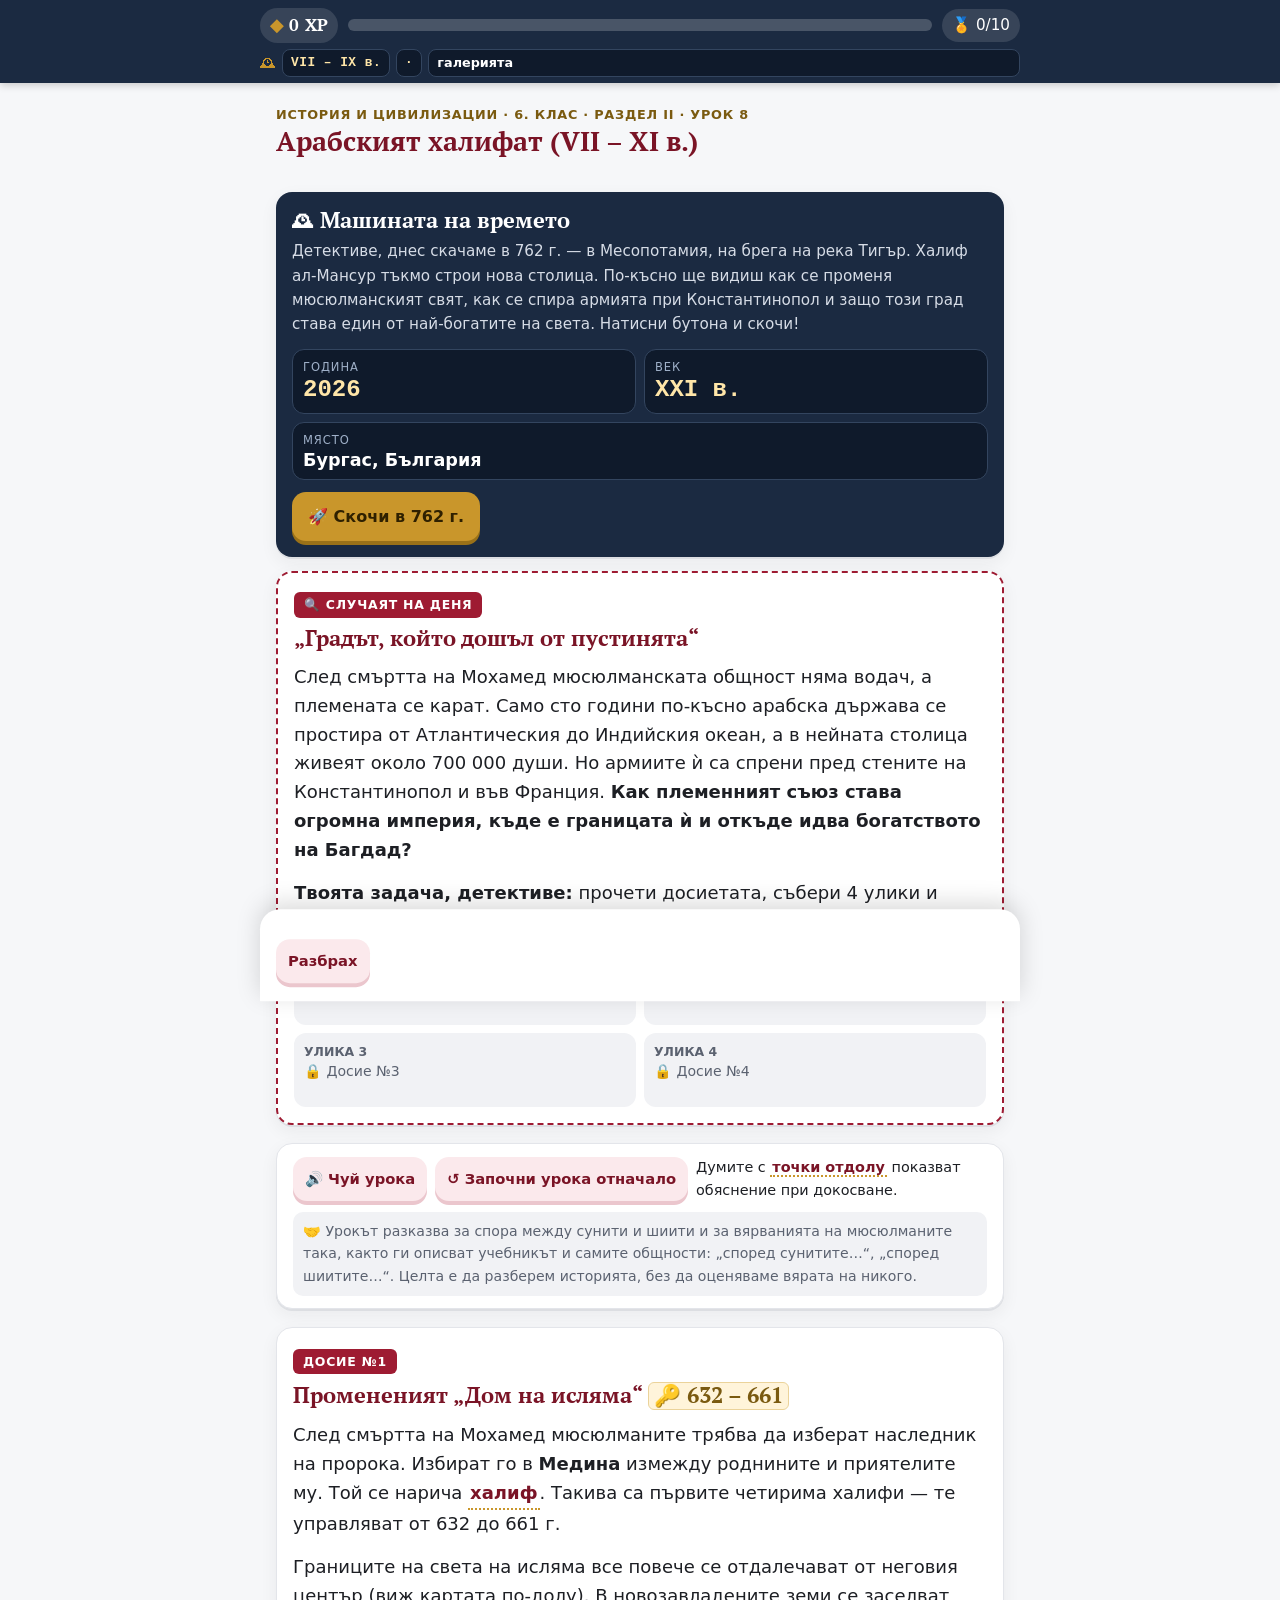
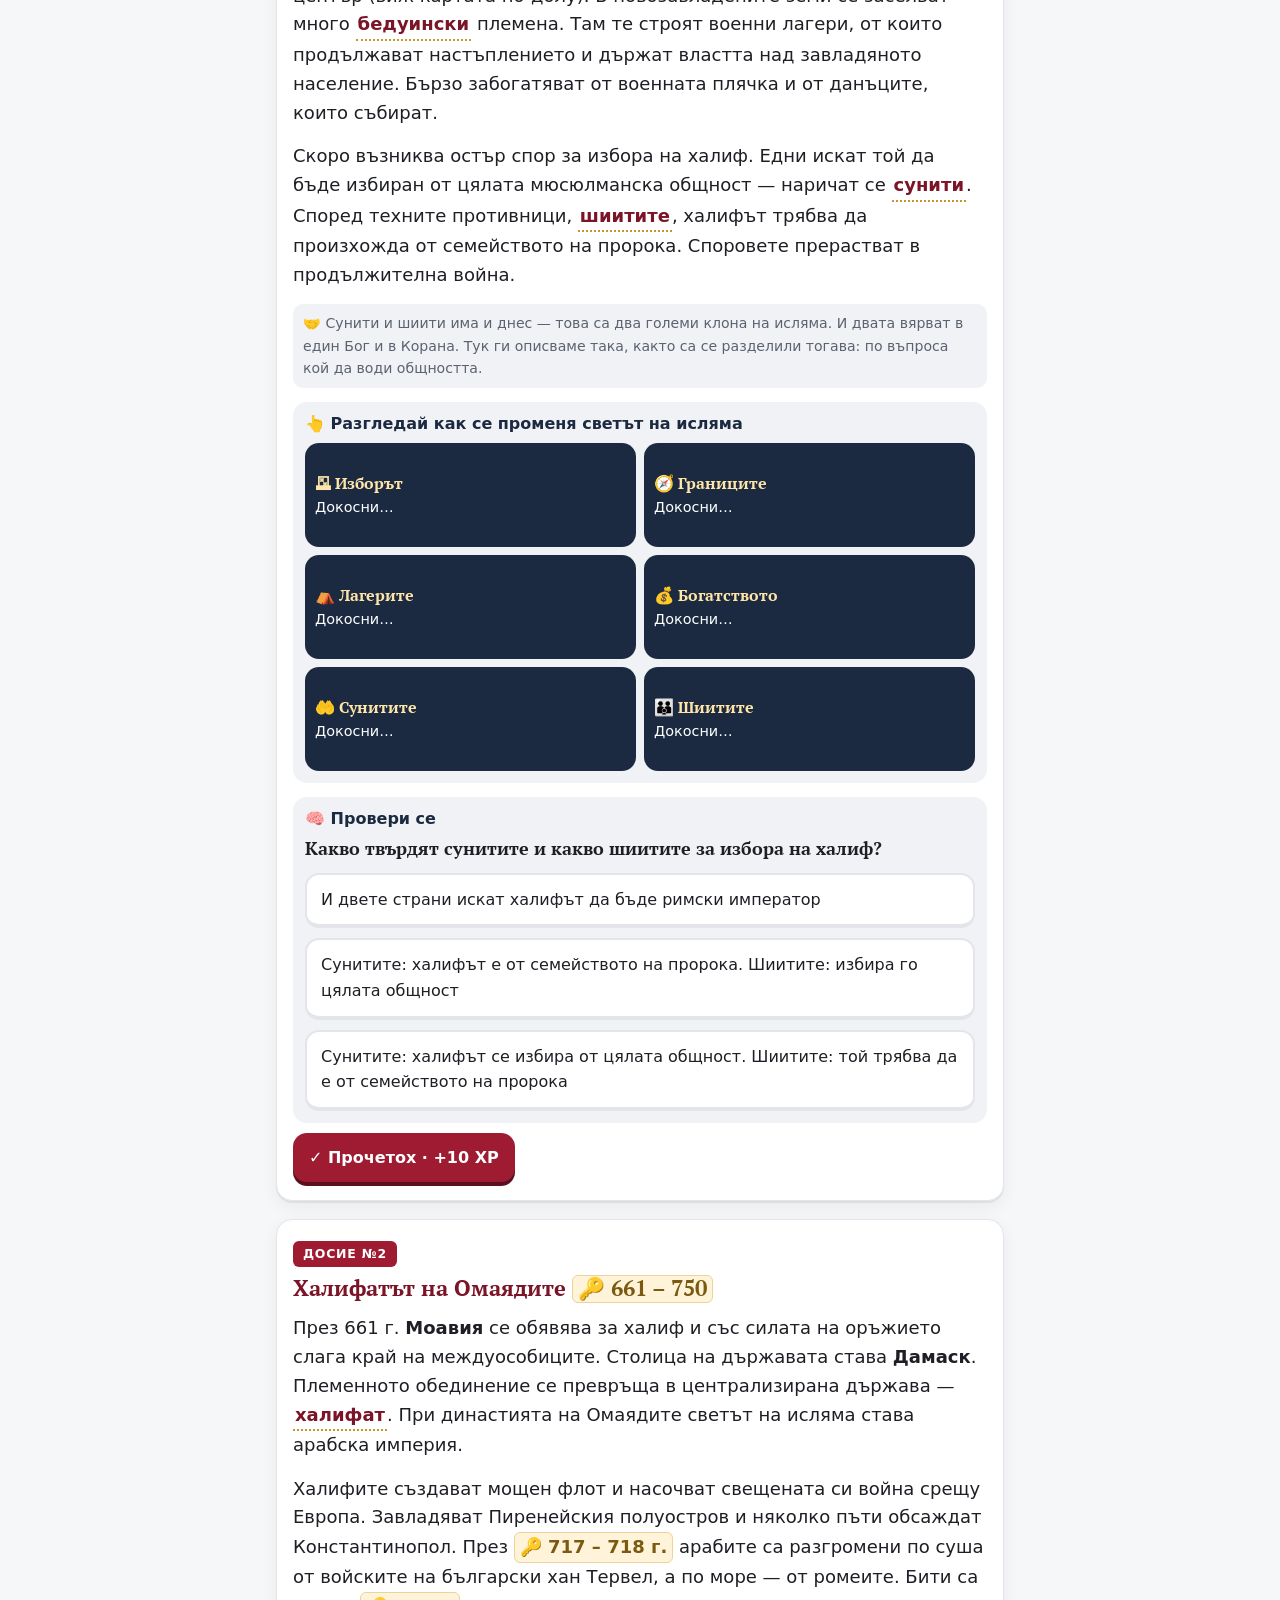
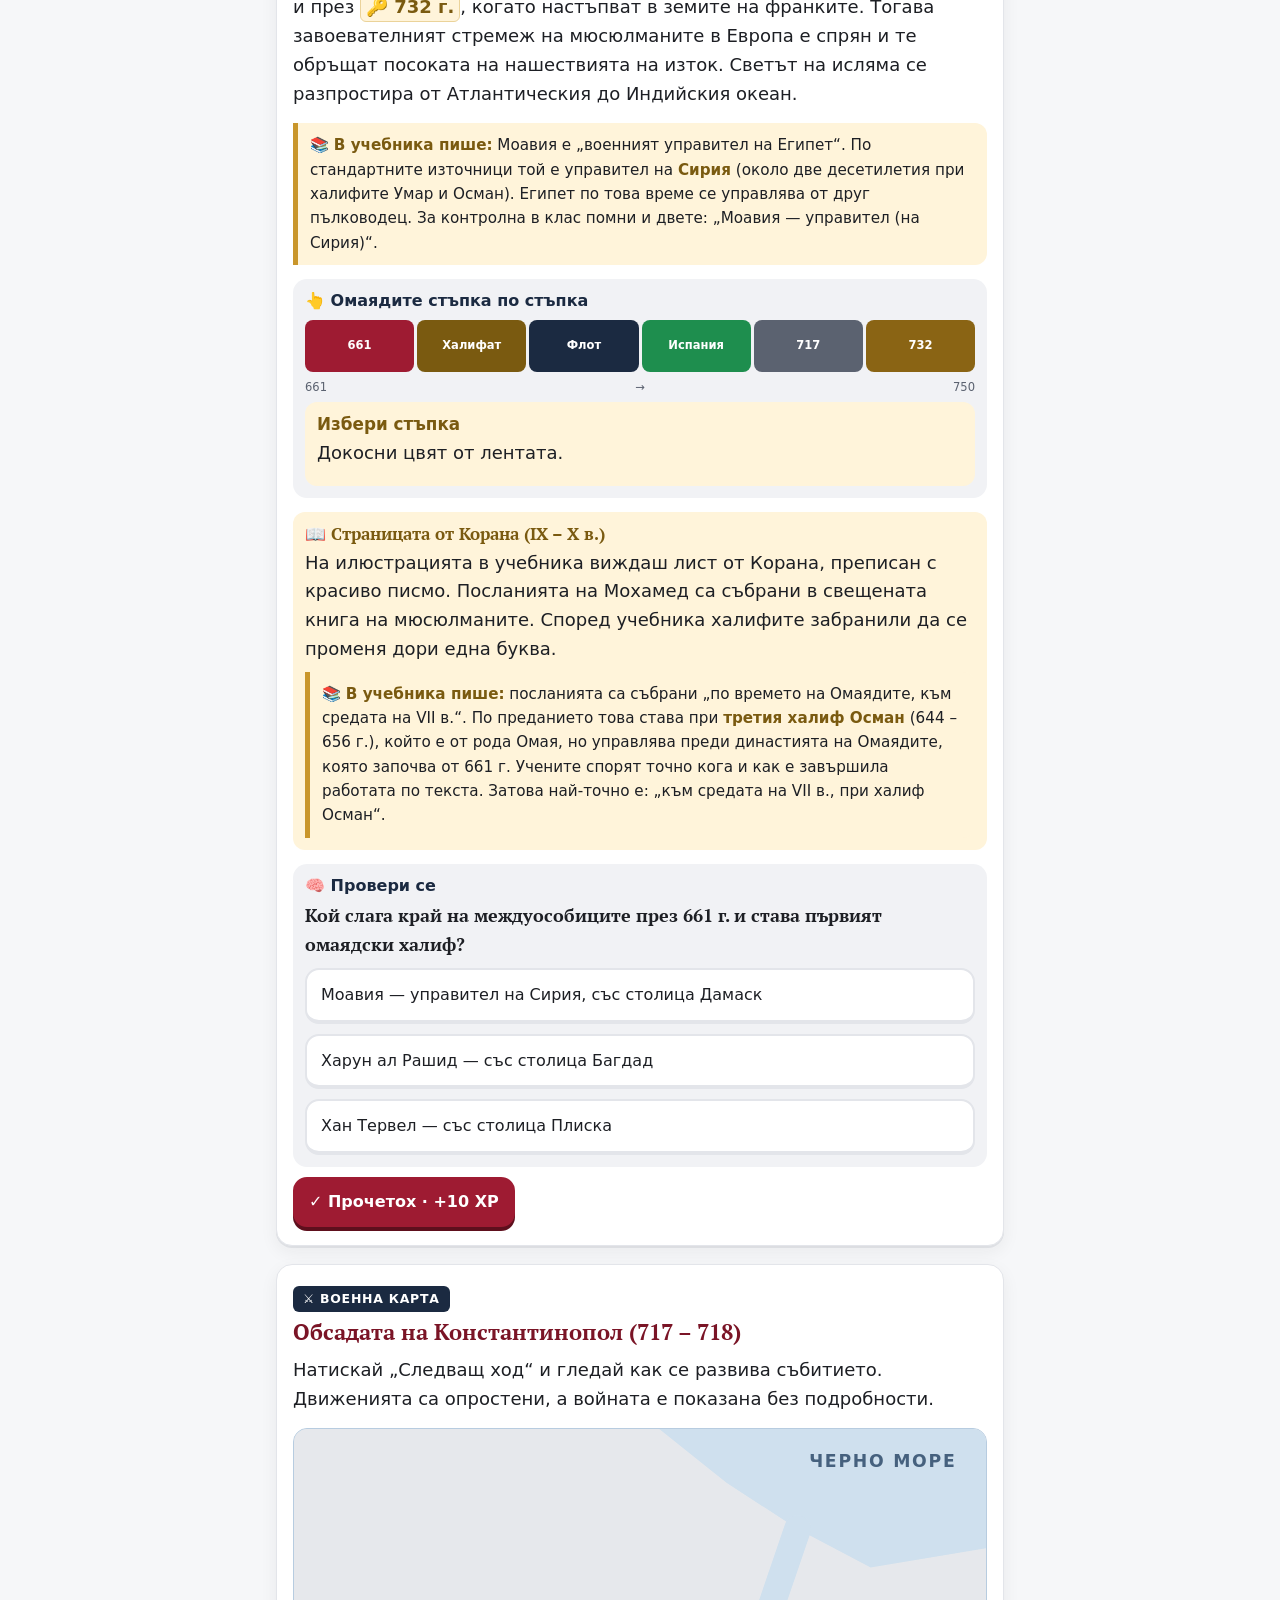
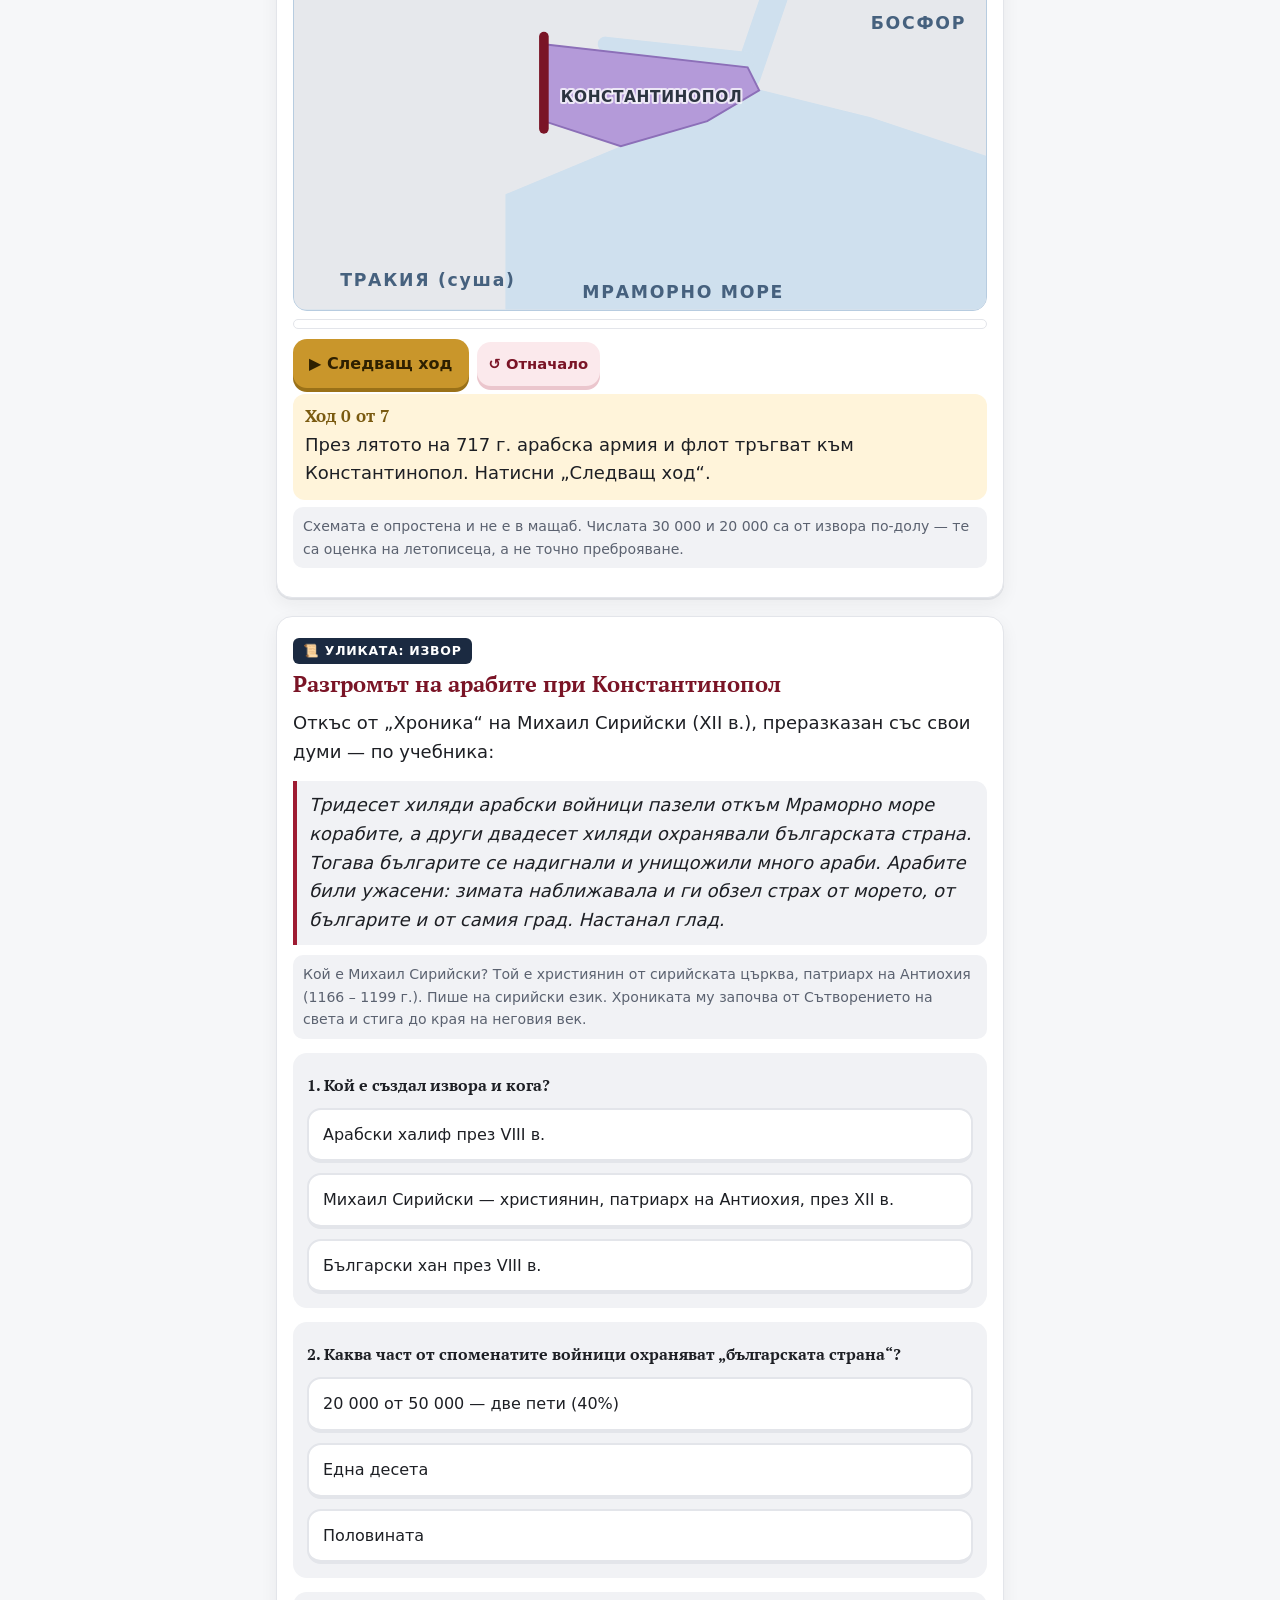
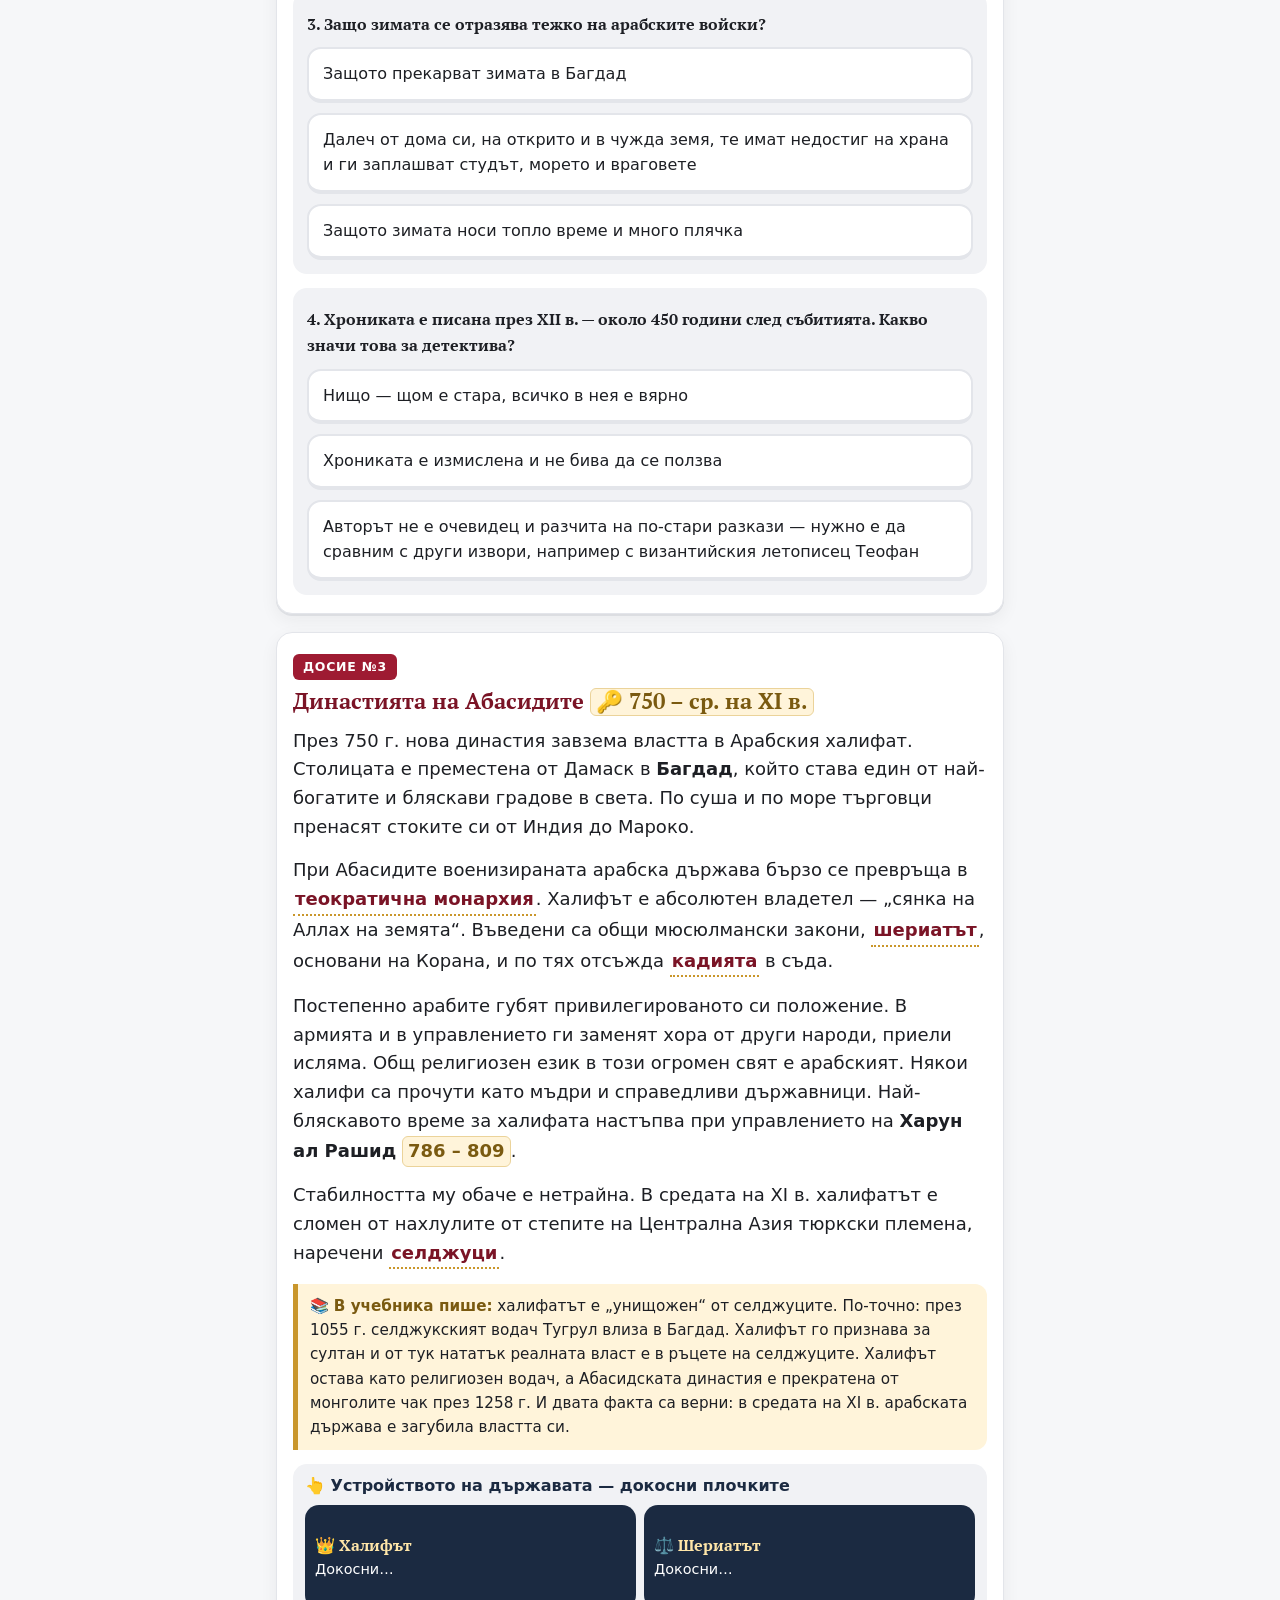
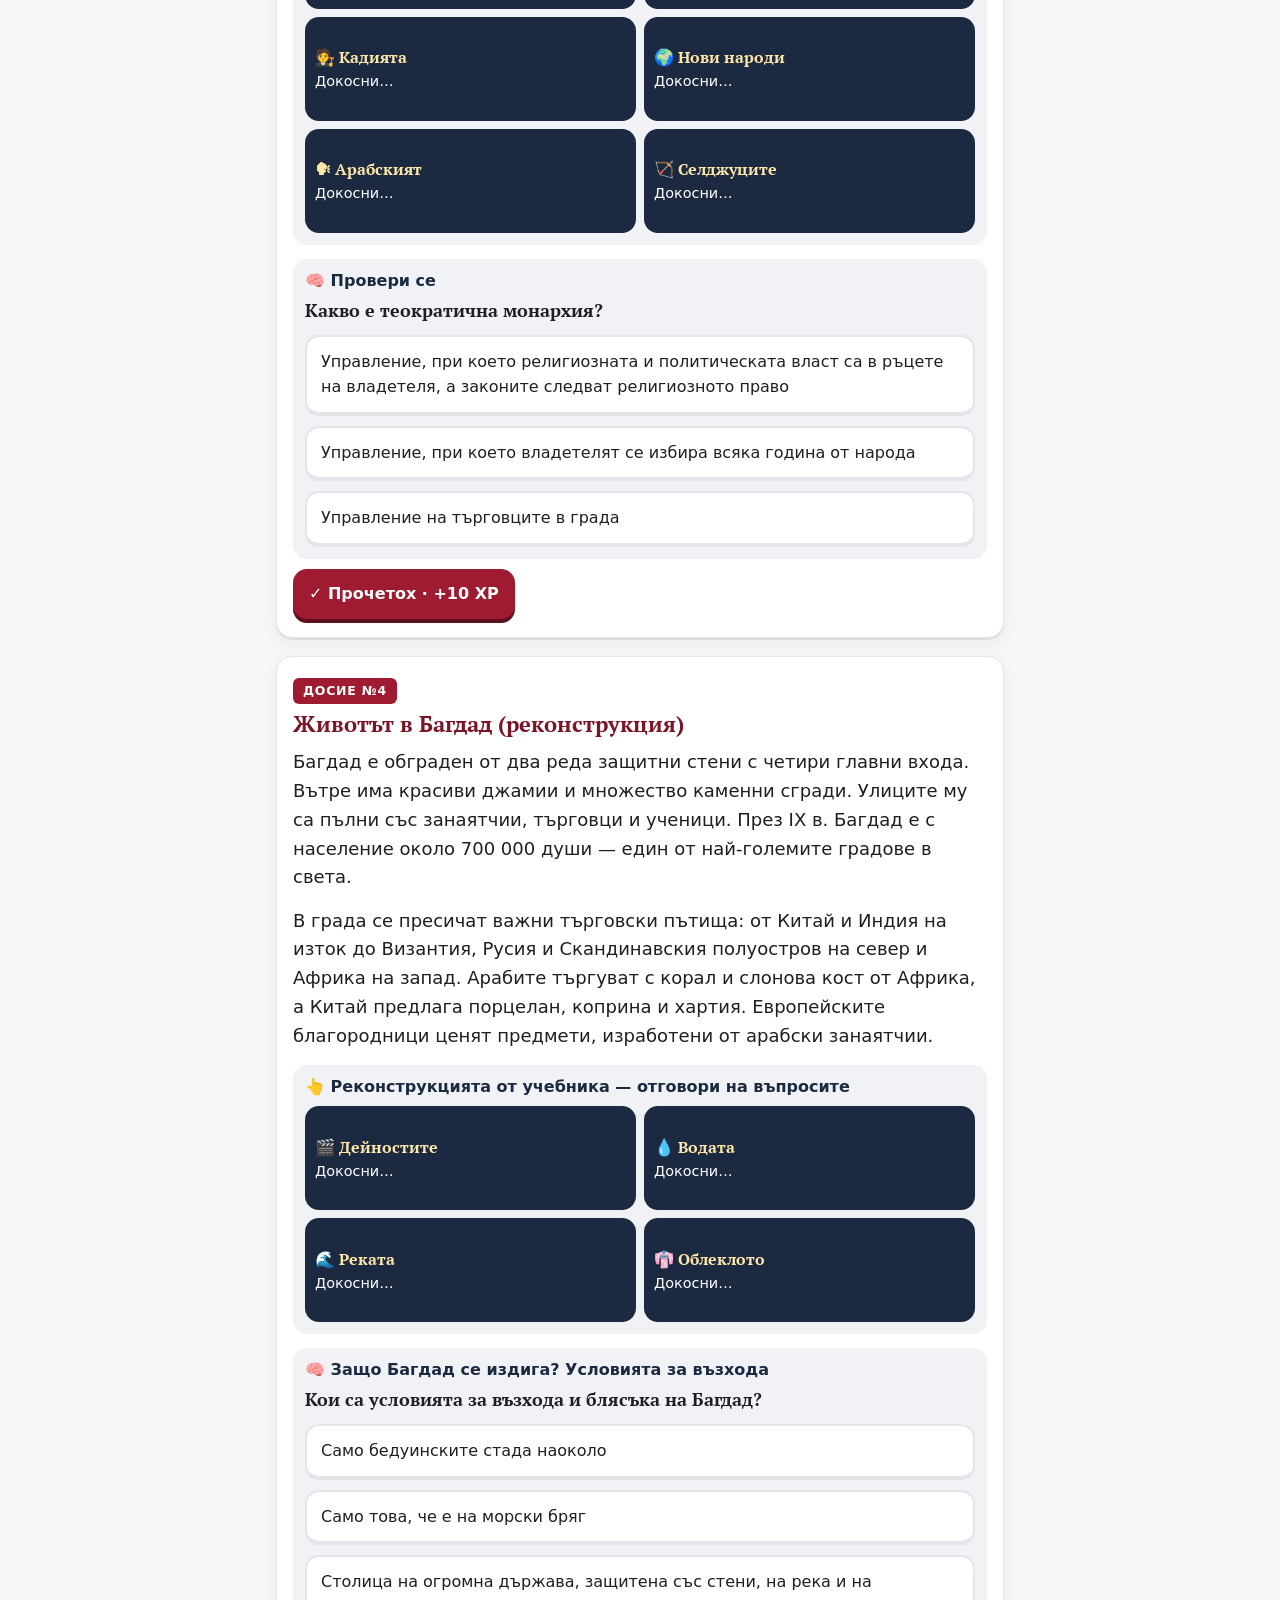
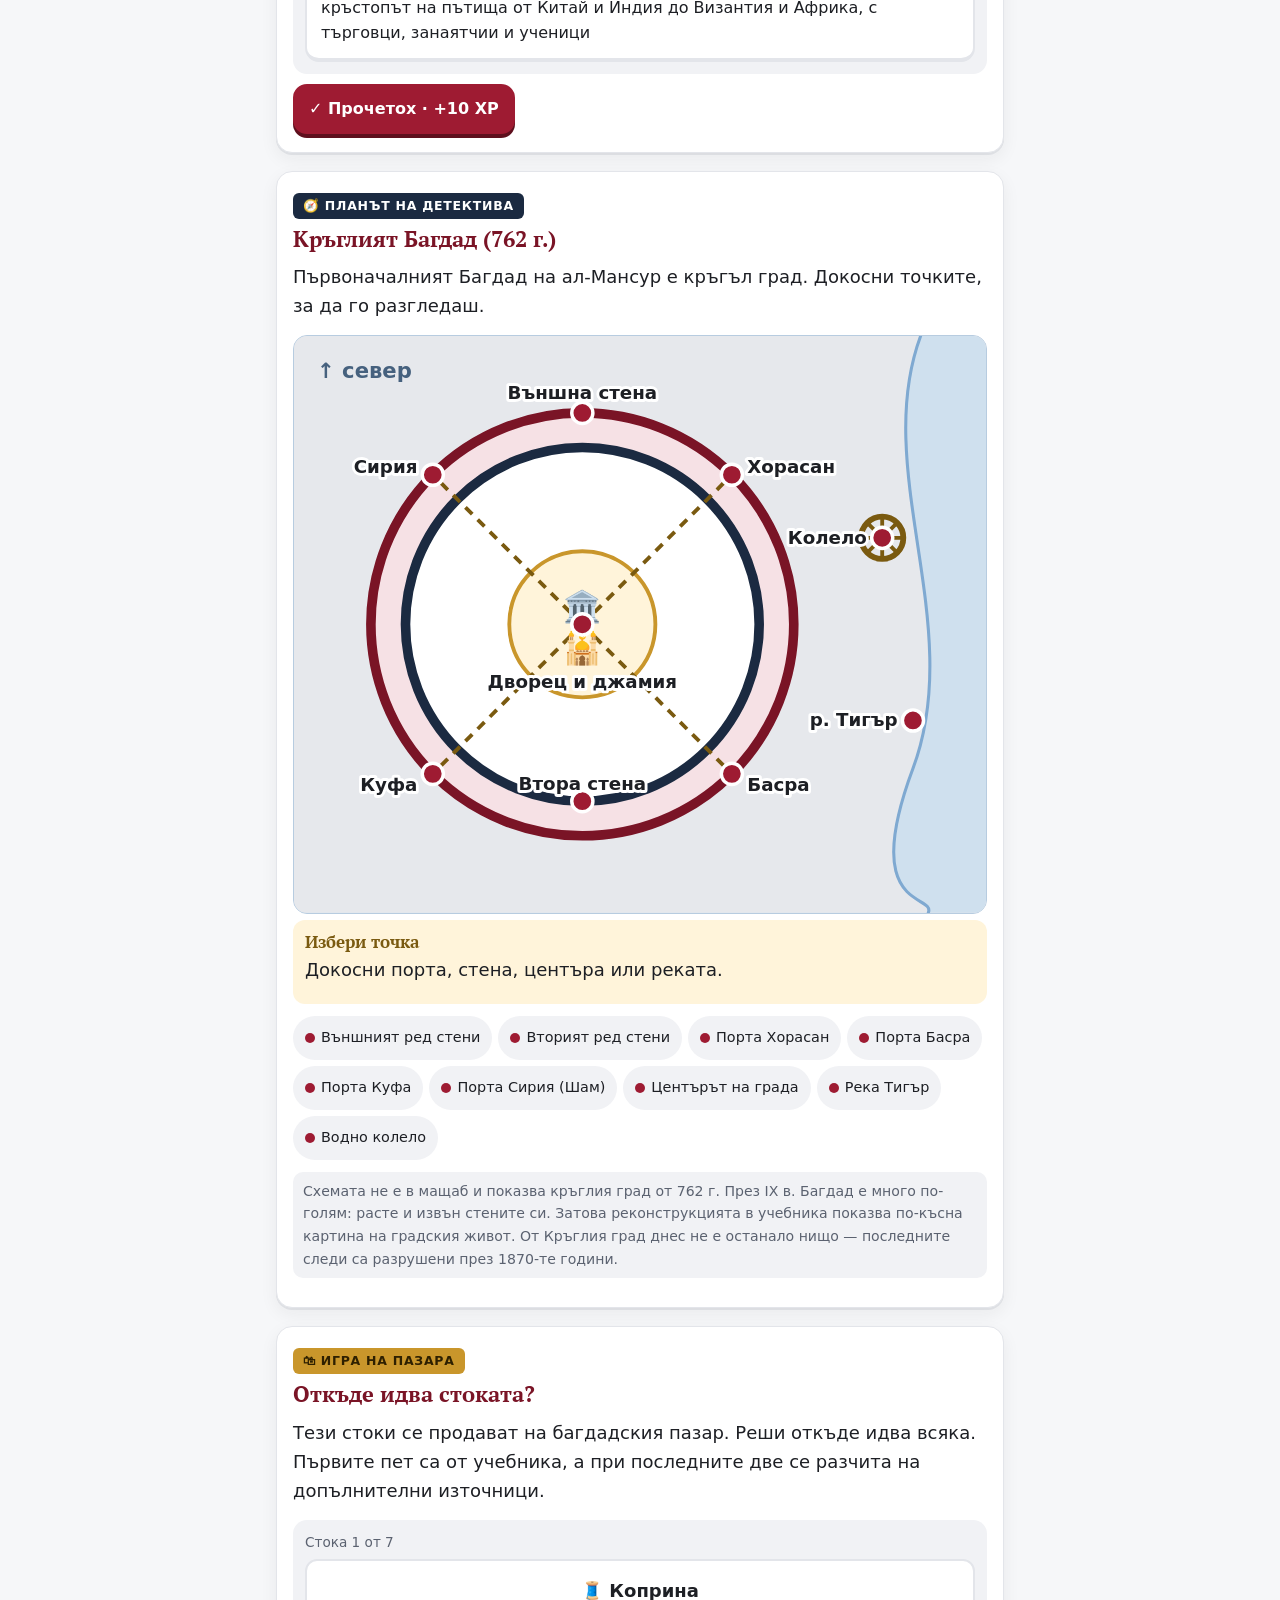
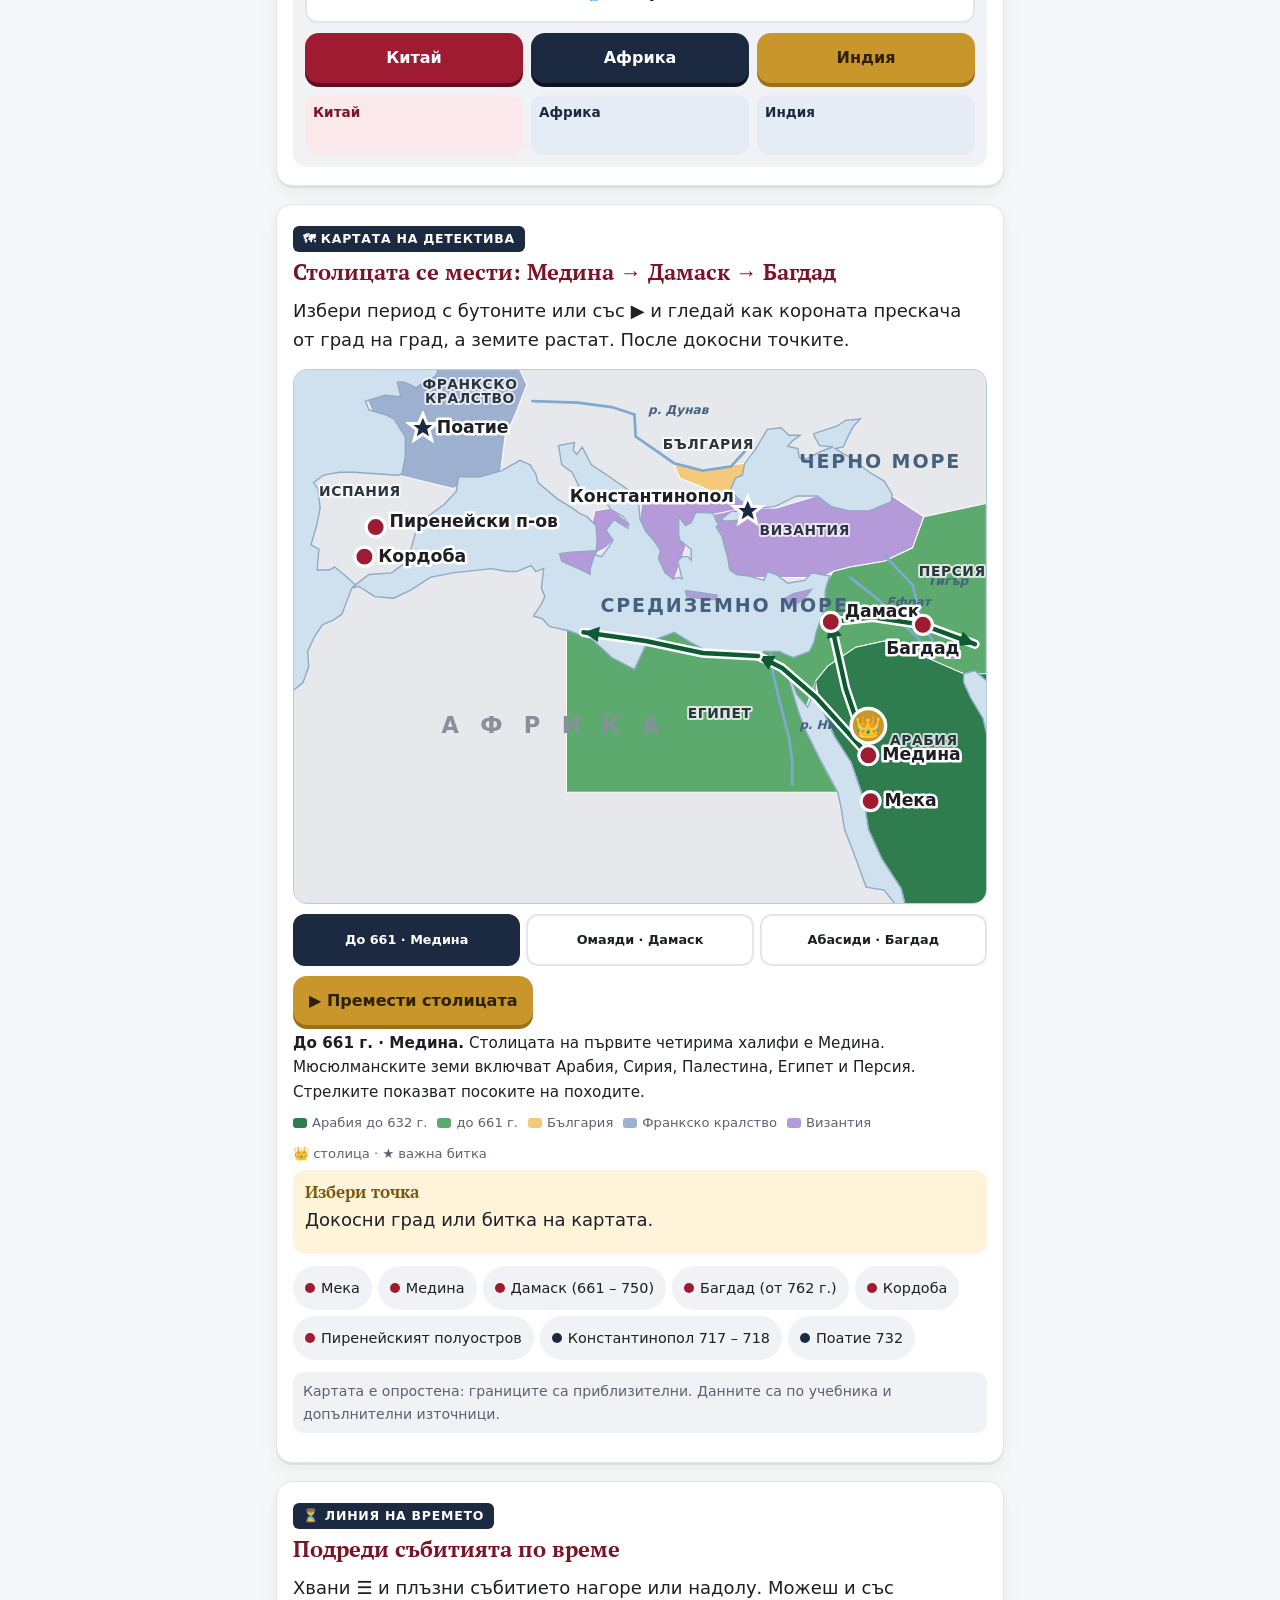
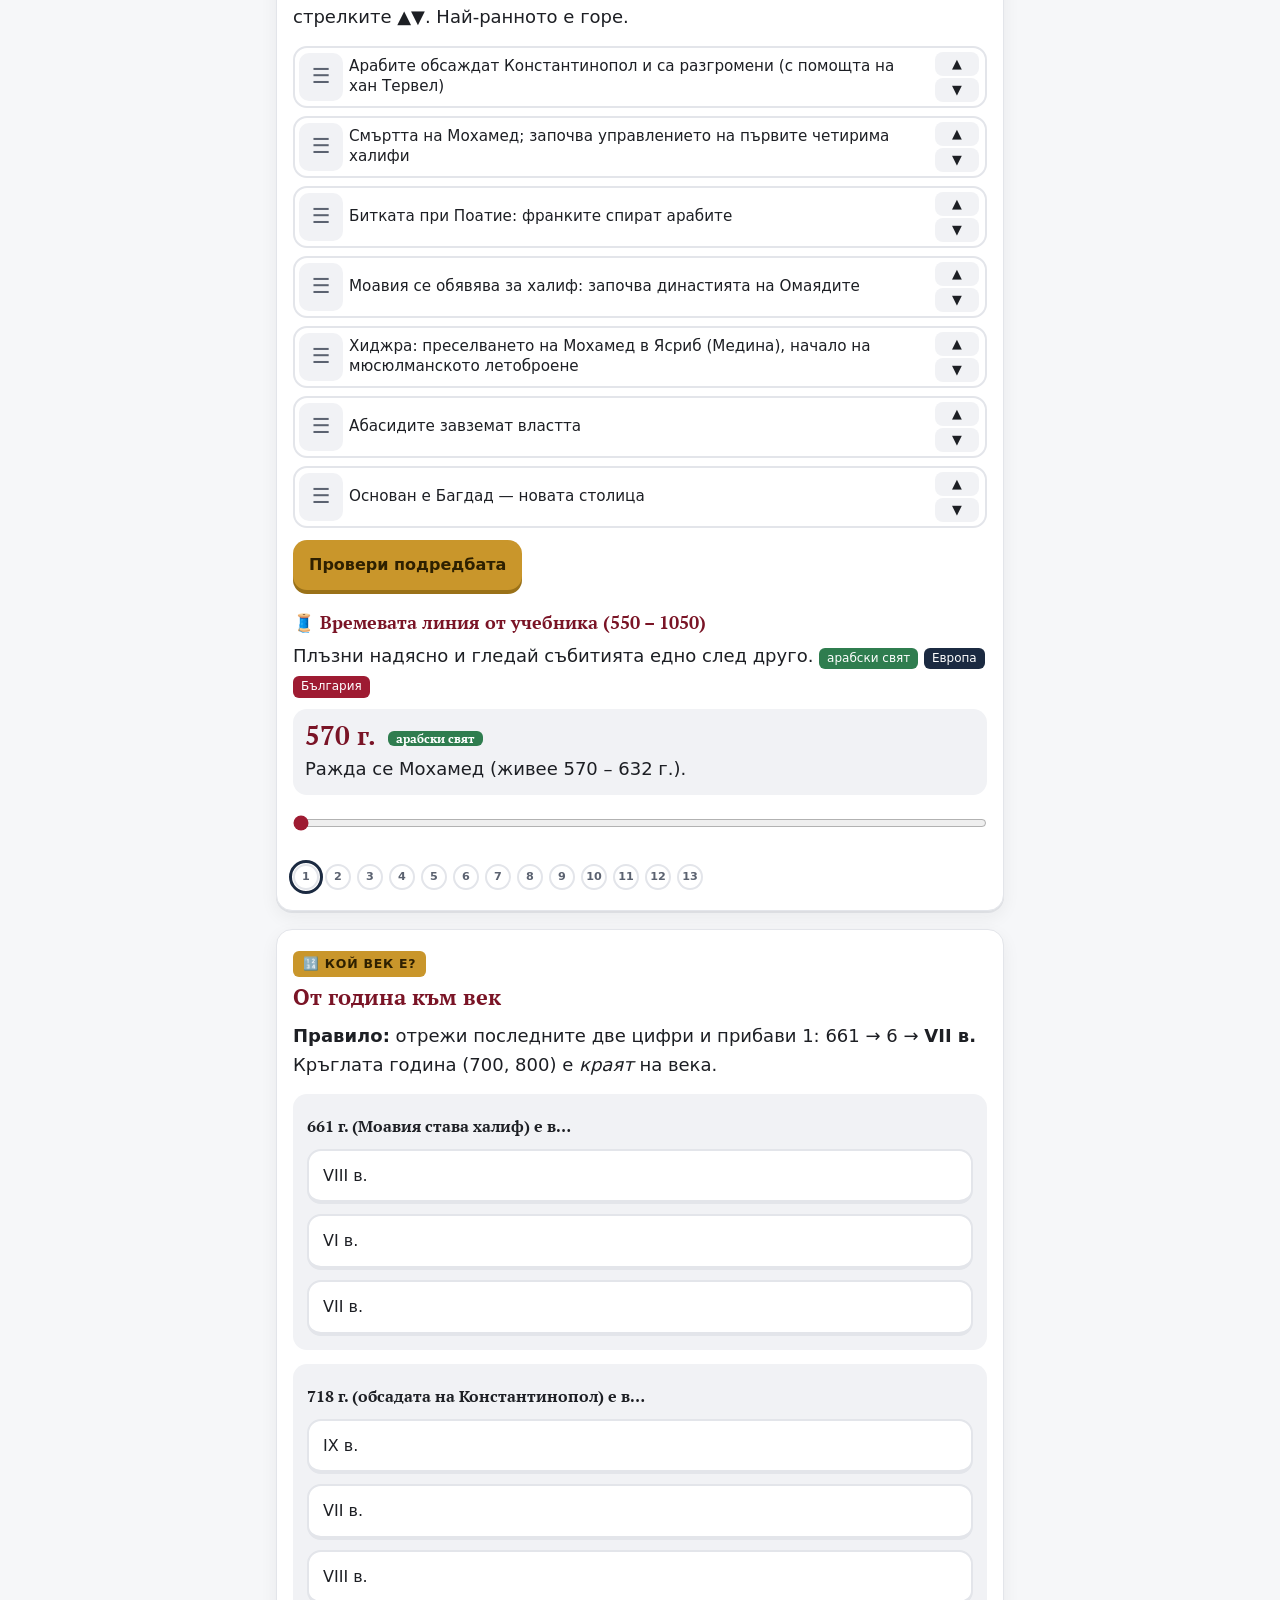
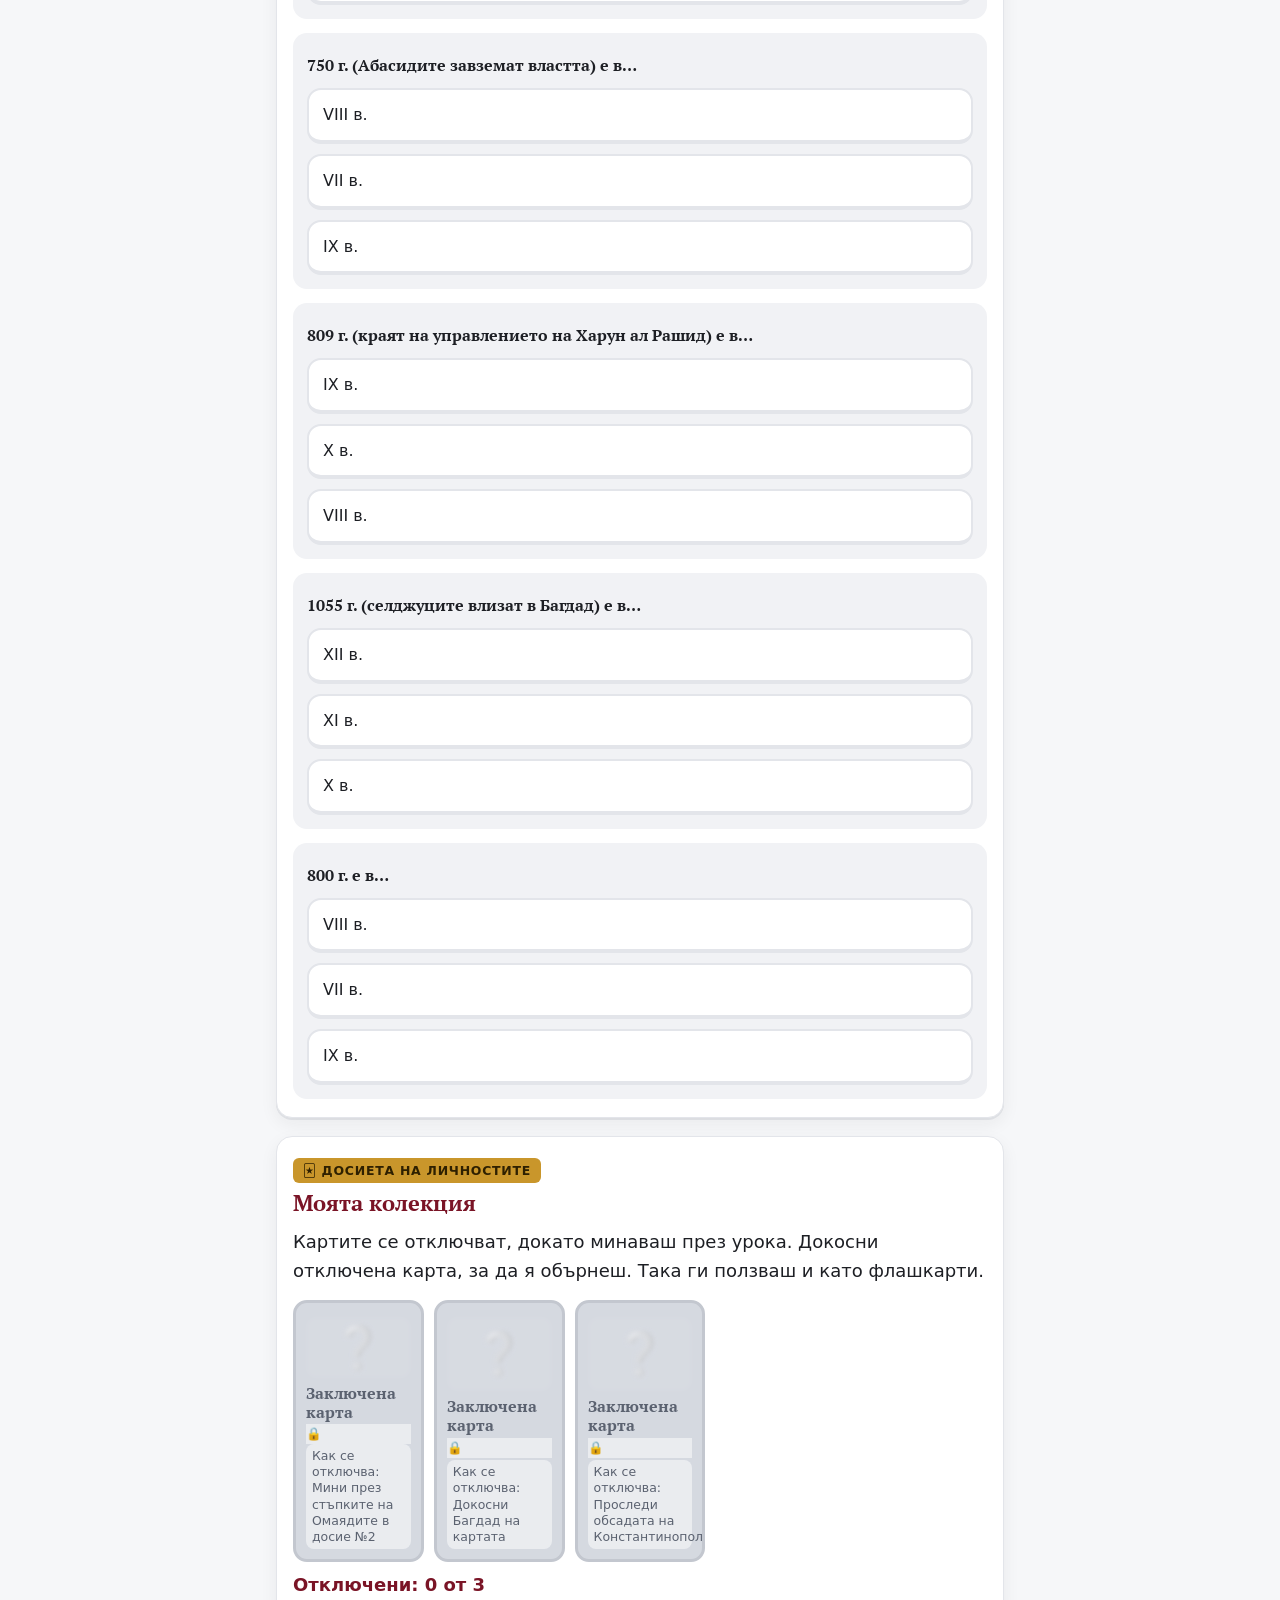
<file: istoriya-6-urok-08-arabskiyat-halifat.html>
<!DOCTYPE html>
<html lang="bg">
<head>
<meta charset="utf-8">
<meta name="viewport" content="width=device-width, initial-scale=1, viewport-fit=cover">
<meta name="robots" content="noindex, nofollow">
<meta name="theme-color" content="#9E1B32">
<link rel="icon" href="favicon.svg" type="image/svg+xml">
<link rel="icon" href="favicon.ico" sizes="any">
<link rel="apple-touch-icon" href="apple-touch-icon.png">
<link rel="manifest" href="site.webmanifest">
<title>Урок 8 · Арабският халифат (VII – XI в.)</title>
<link rel="preconnect" href="https://fonts.googleapis.com">
<link rel="preconnect" href="https://fonts.gstatic.com" crossorigin>
<link href="https://fonts.googleapis.com/css2?family=PT+Serif:wght@700&display=swap&subset=cyrillic" rel="stylesheet">
<style>
:root{
  --red:#9E1B32; --red-2:#7A1426; --red-soft:#FBE9EC;
  --navy:#1B2A41;
  --gold:#C9962B; --gold-soft:#FFF4DA; --gold-ink:#7A5A10;
  --paper:#F6F7F9; --card:#FFFFFF;
  --ink:#1D1F24; --muted:#5B6270; --line:#E3E5EA;
  --ok:#1E8E4E; --ok-soft:#E3F5EA;
  --bad:#D1491F; --bad-soft:#FDEBE3;
  --soft:#F1F2F5;
  --sea:#CFE0EE; --land:#E6E8EC; --west:#E3A1AC; --east:#9DB0CF; --unit:#E9CF8E;
  --r:16px; --shadow:0 2px 0 rgba(27,42,65,.08), 0 6px 18px rgba(29,31,36,.06);
  --head:"PT Serif", Georgia, "Times New Roman", serif;
  --body:system-ui, "Roboto", "Segoe UI", Arial, sans-serif;
}
*{box-sizing:border-box}
html{scroll-behavior:smooth;-webkit-text-size-adjust:100%}
body{margin:0;background:var(--paper);color:var(--ink);font:18px/1.6 var(--body);overflow-x:hidden}
h1,h2,h3{font-family:var(--head);line-height:1.2;margin:0 0 .5em;color:var(--red-2)}
h1{font-size:1.7rem}
h2{font-size:1.35rem}
h3{font-size:1.1rem}
p{margin:.5em 0 .8em}
a{color:var(--red)}
button{font:inherit;cursor:pointer;-webkit-tap-highlight-color:transparent}
img{max-width:100%}
.wrap{max-width:760px;margin:0 auto;padding:0 16px 120px}

/* ---------- Top bar + машината на времето ---------- */
.topbar{position:sticky;top:0;z-index:50;background:var(--navy);color:#fff;padding:8px 16px 6px;box-shadow:0 2px 8px rgba(0,0,0,.2)}
.topbar-in{max-width:760px;margin:0 auto;display:flex;align-items:center;gap:10px}
.xp{display:flex;align-items:center;gap:6px;font-family:var(--head);font-weight:700;font-size:1.05rem;background:rgba(255,255,255,.12);padding:4px 10px;border-radius:999px;white-space:nowrap}
.xp .gem{color:var(--gold)}
.xp.bump{animation:bump .5s}
@keyframes bump{30%{transform:scale(1.25)}}
.prog{flex:1;height:12px;background:rgba(255,255,255,.2);border-radius:999px;overflow:hidden}
.prog>i{display:block;height:100%;width:0;background:var(--gold);border-radius:999px;transition:width .6s}
.badgecount{font-size:.95rem;white-space:nowrap;background:rgba(255,255,255,.12);padding:4px 10px;border-radius:999px}
.tm{max-width:760px;margin:6px auto 0;display:flex;gap:6px;align-items:stretch;font-size:.8rem}
.tm .lbl{display:flex;align-items:center;color:var(--gold);font-size:1rem}
.tm .cell{background:#0F1A2B;border:1px solid #33455F;border-radius:8px;padding:2px 8px;overflow:hidden;display:flex;align-items:center;min-height:28px}
.tm .cell b{display:block;font-family:"Courier New",monospace;font-weight:700;color:#FFE6A8;letter-spacing:.04em;white-space:nowrap}
.tm .cell.place{flex:1;min-width:0}
.tm .cell.place b{overflow:hidden;text-overflow:ellipsis;font-family:var(--body);font-weight:600;letter-spacing:0;color:#fff}
.tm .cell b.roll{animation:roll .45s ease-out}
@keyframes roll{0%{transform:translateY(-110%);opacity:0}60%{transform:translateY(12%);opacity:1}100%{transform:translateY(0)}}
.toast{position:fixed;left:50%;top:92px;transform:translateX(-50%) translateY(-20px);opacity:0;background:var(--gold);color:#2E2000;font-family:var(--head);font-weight:700;padding:8px 16px;border-radius:999px;z-index:60;transition:.3s;pointer-events:none;box-shadow:var(--shadow);max-width:90vw;text-align:center}
.toast.show{opacity:1;transform:translateX(-50%) translateY(0)}

/* ---------- Hero ---------- */
.hero{padding:22px 0 6px}
.kicker{font-family:var(--body);font-weight:700;color:var(--gold-ink);letter-spacing:.06em;text-transform:uppercase;font-size:.8rem}
.board{background:var(--navy);color:#fff;border-radius:var(--r);padding:16px;margin:14px 0;box-shadow:var(--shadow)}
.board h2{color:#fff;margin-bottom:6px}
.board p{color:#D6DCE6;margin:.3em 0 .8em;font-size:.95rem}
.dials{display:grid;grid-template-columns:1fr 1fr;gap:8px;margin:10px 0 12px}
.dial{background:#0F1A2B;border:1px solid #33455F;border-radius:12px;padding:8px 10px;overflow:hidden}
.dial small{display:block;color:#9FB0C8;font-size:.72rem;text-transform:uppercase;letter-spacing:.08em}
.dial b{display:block;font-family:"Courier New",monospace;font-size:1.5rem;color:#FFE6A8;line-height:1.2}
.dial.wide{grid-column:1/-1}
.dial.wide b{font-family:var(--body);font-size:1.1rem;color:#fff}
.dial b.roll{animation:roll .45s ease-out}
.case{background:var(--card);border:2px dashed var(--red);border-radius:var(--r);padding:16px;margin:14px 0;box-shadow:var(--shadow)}
.clues{display:grid;grid-template-columns:1fr 1fr;gap:8px;margin-top:10px}
.clue{border-radius:12px;padding:10px;font-size:.88rem;line-height:1.4;background:var(--soft);color:var(--muted);min-height:74px}
.clue b{display:block;font-family:var(--body);color:var(--muted);font-size:.78rem;margin-bottom:2px}
.clue.on{background:var(--gold-soft);color:var(--ink);animation:pop .4s}
.clue.on b{color:var(--gold-ink)}
@keyframes pop{0%{transform:scale(.9)}60%{transform:scale(1.05)}}

/* ---------- Cards ---------- */
.card{background:var(--card);border-radius:var(--r);padding:18px 16px;margin:18px 0;box-shadow:var(--shadow);border:1px solid var(--line)}
.dossier-tag{display:inline-block;font-family:var(--body);font-weight:700;font-size:.78rem;color:#fff;background:var(--red);padding:3px 10px;border-radius:6px;margin-bottom:8px;letter-spacing:.06em}
.dossier-tag.navy{background:var(--navy)}
.dossier-tag.gold{background:var(--gold);color:#2E2000}
.row{display:flex;gap:8px;flex-wrap:wrap;align-items:center}
.btn{border:0;border-radius:14px;padding:12px 16px;min-height:48px;font-family:var(--body);font-weight:700;font-size:1rem;background:var(--red);color:#fff;box-shadow:0 4px 0 #5E0F1D;transition:transform .08s}
.btn:active{transform:translateY(3px);box-shadow:0 1px 0 #5E0F1D}
.btn.ghost{background:var(--red-soft);color:var(--red-2);box-shadow:0 4px 0 #EBC6CD}
.btn.gold{background:var(--gold);color:#2E2000;box-shadow:0 4px 0 #9A7118}
.btn.navy{background:var(--navy);box-shadow:0 4px 0 #0B1320}
.btn.done{background:var(--ok);box-shadow:0 4px 0 #146638}
.btn[disabled]{opacity:.6;cursor:default}
.btn.small{min-height:44px;padding:8px 12px;font-size:.92rem}
.readbtn{margin-top:10px}
.term{background:none;border:0;padding:0 2px;color:var(--red-2);font-weight:700;border-bottom:2px dotted var(--gold);font-size:inherit;line-height:inherit}
.hl{background:var(--gold-soft);padding:0 4px;border-radius:4px}
.key{display:inline-block;background:var(--gold-soft);color:var(--gold-ink);font-weight:700;border:1px solid #EBD39A;border-radius:6px;padding:0 5px;white-space:nowrap}
.task{background:var(--soft);border-radius:14px;padding:12px;margin-top:14px}
.task h3{font-size:1rem;margin-bottom:6px;color:var(--navy);font-family:var(--body)}
.note{font-size:.88rem;color:var(--muted);background:var(--soft);border-radius:10px;padding:8px 10px}

/* ribbons (стъпки, периоди) */
.ribbon{display:flex;gap:3px;margin:10px 0 6px}
.ribbon button{border:0;border-radius:8px;min-height:52px;padding:4px 2px;font-size:.72rem;font-weight:700;color:#fff;line-height:1.15;position:relative;min-width:0;overflow:hidden}
.ribbon button.seen:after{content:"✓";position:absolute;top:1px;right:4px;font-size:.7rem}
.ribbon button.active{outline:3px solid var(--gold);outline-offset:1px}
.ribticks{display:flex;justify-content:space-between;font-size:.72rem;color:var(--muted);margin-bottom:6px}
.infobox{background:var(--gold-soft);border-radius:12px;padding:12px;min-height:84px;margin-top:6px}
.infobox h3{margin:0 0 4px;color:var(--gold-ink);font-size:1.05rem}
.infobox p{margin:0}

/* flip tiles */
.tiles{display:grid;grid-template-columns:1fr 1fr;gap:8px;margin-top:10px}
.tile{border:0;border-radius:14px;min-height:104px;padding:10px;text-align:left;background:var(--navy);color:#fff;font-size:.9rem;line-height:1.35}
.tile b{display:block;font-family:var(--head);font-size:1.02rem;margin-bottom:4px;color:#FFE6A8}
.tile.open{background:var(--gold-soft);color:var(--ink);animation:pop .35s}
.tile.open b{color:var(--gold-ink)}

/* sorter */
.sorter{background:var(--soft);border-radius:14px;padding:12px;margin-top:10px}
.sortcard{background:#fff;border:2px solid var(--line);border-radius:12px;padding:12px;min-height:64px;font-weight:600;text-align:center;display:flex;align-items:center;justify-content:center}
.sortbtns{display:grid;grid-template-columns:1fr 1fr;gap:8px;margin-top:10px}
.cols{display:grid;grid-template-columns:1fr 1fr;gap:8px;margin-top:12px}
.col{border-radius:12px;padding:8px;font-size:.82rem;line-height:1.35;min-height:60px}
.col h4{margin:0 0 4px;font-size:.85rem}
.col.w{background:var(--red-soft)}.col.w h4{color:var(--red-2)}
.col.e{background:#E6ECF5}.col.e h4{color:var(--navy)}
.col div{margin-bottom:4px}

/* names chain */
.chain{display:grid;gap:8px;margin-top:10px}
.chain button{border:2px solid var(--line);background:#fff;border-radius:14px;min-height:52px;text-align:left;padding:10px 12px;font-size:.95rem;color:var(--ink)}
.chain button b{font-family:var(--head);color:var(--red-2);font-size:1.1rem}
.chain button[disabled]{opacity:.45}
.chain button.open{border-color:var(--gold);background:var(--gold-soft);opacity:1}
.chain .arrow{text-align:center;color:var(--muted);font-size:1.1rem;line-height:1}

/* map */
.mapbox{background:var(--sea);border-radius:14px;overflow:hidden;border:1px solid #B7CCE0;touch-action:manipulation}
.mapbox svg{display:block;width:100%;height:auto}
.maplabel{font:700 11px var(--body);fill:#46617E;letter-spacing:.1em;pointer-events:none}
.regionlabel{font:800 11px var(--body);letter-spacing:.06em;paint-order:stroke;stroke:#fff;stroke-width:3px;stroke-linejoin:round;pointer-events:none}
.contlabel{font:700 13px var(--body);fill:#8A909B;letter-spacing:.3em;pointer-events:none}
.river{fill:none;stroke:#7FA8CB;stroke-width:1.3;pointer-events:none}
.coast{fill:none;stroke:#8FAAC4;stroke-width:.8;pointer-events:none}
.mk{cursor:pointer}
.mk .dot{stroke:#fff;stroke-width:1.8}
.mk .halo{fill:none;stroke-width:2.5;opacity:0}
.mk.active .halo{opacity:1;animation:ring 1.2s infinite}
@keyframes ring{0%{r:6;opacity:1}100%{r:18;opacity:0}}
.mk.seen .dot{stroke:var(--ink)}
.mk.fallen .dot{fill:#fff!important;stroke-width:3}
.mk text{font:700 10px var(--body);fill:var(--ink);paint-order:stroke;stroke:#fff;stroke-width:3px;stroke-linejoin:round;pointer-events:none}
.chips{display:flex;flex-wrap:wrap;gap:6px;margin:12px 0}
.chip{border:0;border-radius:999px;padding:8px 12px;min-height:44px;font-size:.9rem;background:var(--soft);color:var(--ink);display:inline-flex;align-items:center;gap:6px}
.chip i{width:10px;height:10px;border-radius:50%;display:inline-block;flex:none}
.chip.seen{background:#E6ECF5}
.chip.active{background:var(--navy);color:#fff}
.legend{display:flex;flex-wrap:wrap;gap:10px;font-size:.82rem;color:var(--muted);margin-top:8px}
.legend span{display:inline-flex;align-items:center;gap:5px}
.legend i{width:14px;height:10px;border-radius:3px;display:inline-block}
.steps{display:grid;grid-template-columns:repeat(2,1fr);gap:6px;margin-top:10px}
.steps button{border:2px solid var(--line);background:#fff;border-radius:12px;min-height:52px;padding:4px;font-size:.8rem;font-weight:700;line-height:1.2;color:var(--ink)}
.steps button.active{border-color:var(--navy);background:var(--navy);color:#fff}
.steps button.seen:not(.active){border-color:var(--gold)}
input[type=range]{width:100%;height:44px;accent-color:var(--red);margin:6px 0 0}
.stepcap{font-size:.95rem;margin:6px 0 0;min-height:3em}

/* routes on the map (Великото преселение) */
.routes path{fill:none;stroke-width:2.6;stroke-linecap:round;opacity:0;stroke-dasharray:1;stroke-dashoffset:1;transition:opacity .3s}
.routes path.show{opacity:1;stroke-dashoffset:0;animation:draw .9s ease forwards}
.routes path.huns{stroke:var(--red)}
.routes path.vest{stroke:var(--navy)}
.routes path.vand{stroke:var(--gold-ink)}
@keyframes draw{from{stroke-dashoffset:1}to{stroke-dashoffset:0}}

/* timeline sorting */
.sortl{list-style:none;padding:0;margin:12px 0;display:grid;gap:8px;position:relative}
.sitem{display:flex;align-items:center;gap:6px;background:#fff;border:2px solid var(--line);border-radius:14px;padding:4px 6px 4px 4px;min-height:56px;position:relative;touch-action:pan-y;user-select:none;-webkit-user-select:none}
.sitem.dragging{z-index:5;box-shadow:0 10px 24px rgba(0,0,0,.18);border-color:var(--gold);transition:none}
.sitem .handle{flex:none;width:44px;height:48px;display:flex;align-items:center;justify-content:center;font-size:1.3rem;color:var(--muted);touch-action:none;cursor:grab;border-radius:10px;background:var(--soft)}
.sitem .txt{flex:1;font-size:.95rem;line-height:1.3}
.sitem .yr{display:none;font-weight:800;color:var(--gold-ink);margin-right:4px}
.sitem .mv{flex:none;display:flex;flex-direction:column;gap:2px}
.sitem .mv button{border:0;background:var(--soft);border-radius:8px;width:44px;height:24px;font-size:.8rem;color:var(--ink);padding:0}
.sitem.ok{border-color:var(--ok);background:var(--ok-soft)}
.sitem.bad{border-color:var(--bad);background:var(--bad-soft)}
.sitem .mark{flex:none;font-weight:800;width:18px;text-align:center}
.sorted .sitem .yr{display:inline}

/* quiz/options */
.stage{background:var(--soft);border-radius:14px;padding:14px;margin-top:10px}
.opts{display:grid;gap:10px;margin-top:10px}
.opt{border:2px solid var(--line);border-bottom-width:4px;background:#fff;border-radius:14px;padding:12px 14px;min-height:52px;text-align:left;font-size:1rem;color:var(--ink)}
.opt:active{transform:translateY(2px)}
.opt.right{border-color:var(--ok);background:var(--ok-soft)}
.opt.right:before{content:"✓ ";color:var(--ok);font-weight:800}
.opt.wrong{border-color:var(--bad);background:var(--bad-soft)}
.opt.wrong:before{content:"✗ ";color:var(--bad);font-weight:800}
.opt[disabled]{cursor:default}
.fb{border-radius:14px;padding:12px 14px;margin-top:12px;display:none}
.fb.ok{display:block;background:var(--ok-soft);border:2px solid var(--ok)}
.fb.bad{display:block;background:var(--bad-soft);border:2px solid var(--bad)}
.fb b{font-family:var(--body)}
.fb.ok b{color:#146638}.fb.bad b{color:#9C3312}
.fb.ok b:before{content:"✓ "}.fb.bad b:before{content:"✗ "}
.qhead{display:flex;justify-content:space-between;align-items:center;gap:8px;font-size:.9rem;color:var(--muted)}
.qprog{height:14px;background:#DDE1E7;border-radius:999px;overflow:hidden;margin:8px 0 12px}
.qprog i{display:block;height:100%;width:0;background:var(--ok);transition:width .4s}
.qtext{font-family:var(--head);font-weight:700;font-size:1.12rem;color:var(--ink);margin:.3em 0}
.path{display:flex;flex-direction:column;align-items:center;gap:6px;margin:14px 0}
.node{width:84px;height:84px;border-radius:50%;border:0;font-family:var(--head);font-weight:700;font-size:1.6rem;color:#fff;background:var(--red);box-shadow:0 6px 0 #5E0F1D;position:relative}
.node:nth-child(2){margin-left:90px}.node:nth-child(3){margin-right:90px}
.node[disabled]{background:#C3C7CF;box-shadow:0 6px 0 #9A9FA9;cursor:default}
.node.done{background:var(--gold);box-shadow:0 6px 0 #9A7118;color:#2E2000}
.node span{position:absolute;top:92px;left:50%;transform:translateX(-50%);white-space:nowrap;font-size:.8rem;color:var(--muted);font-weight:700;font-family:var(--body)}
.pathwrap{padding-bottom:26px}

/* source clue */
.qblock{margin-top:14px}
.qblock .qtext{font-size:1.02rem}

/* personality cards */
.pcards{display:grid;grid-template-columns:repeat(auto-fill,minmax(128px,1fr));gap:10px;margin-top:10px}
.pcard{perspective:900px;height:262px;border:0;padding:0;background:none;text-align:left}
.pcard-in{position:relative;width:100%;height:100%;transition:transform .5s;transform-style:preserve-3d}
.pcard.flip .pcard-in{transform:rotateY(180deg)}
.pface{position:absolute;inset:0;backface-visibility:hidden;-webkit-backface-visibility:hidden;border-radius:14px;padding:10px;overflow:hidden;display:flex;flex-direction:column}
.pfront{background:linear-gradient(160deg,var(--red) 0%,var(--red-2) 100%);color:#fff;border:3px solid var(--gold)}
.pfront .av{font-size:2.6rem;line-height:1;margin:4px 0 6px;height:74px;display:flex;align-items:center;justify-content:center;background:rgba(255,255,255,.12);border-radius:10px;overflow:hidden}
.pfront .av img{width:100%;height:100%;object-fit:cover;object-position:top}
.pfront b{font-family:var(--head);font-size:1rem;line-height:1.2}
.pfront small{color:#FFE6A8;font-size:.78rem;display:block;margin-top:2px}
.pfront .sp{margin-top:auto;font-size:.78rem;background:rgba(0,0,0,.2);border-radius:8px;padding:4px 6px;line-height:1.3}
.pback{overflow-y:auto;background:var(--gold-soft);color:var(--ink);transform:rotateY(180deg);font-size:.76rem;line-height:1.35;border:3px solid var(--gold)}
.pback b{font-family:var(--head);color:var(--red-2);font-size:.95rem;margin-bottom:4px}
.pcard.locked .pfront{background:#D5D9E0;color:var(--muted);border-color:#C3C7CF}
.pcard.locked .pfront .av{filter:grayscale(1) blur(2px);opacity:.5}
.pcard.locked .pfront small,.pcard.locked .pfront .sp{color:var(--muted);background:rgba(255,255,255,.5)}
.pcard.new .pfront{animation:pop .5s}

/* gallery */
.gallery{display:grid;gap:14px}
figure{margin:0;background:var(--card);border-radius:14px;overflow:hidden;border:1px solid var(--line)}
figure img{display:block;width:100%;height:auto;max-height:75vh;object-fit:contain;background:#E4E6EA;cursor:zoom-in}
.zoomhint{font-size:.78rem;color:var(--muted)}
figure .noimg{height:120px;display:flex;align-items:center;justify-content:center;color:var(--muted);font-size:.9rem;padding:12px;text-align:center;background:var(--soft)}
figcaption{padding:10px 12px;font-size:.95rem;line-height:1.45}
figcaption small{display:block;color:var(--muted);font-size:.78rem;margin-top:4px}

/* did you know */
.dyk{display:grid;gap:10px}
.dyk div{background:var(--soft);border-radius:12px;padding:12px 12px 12px 48px;position:relative}
.dyk div:before{content:attr(data-i);position:absolute;left:12px;top:10px;font-size:1.4rem}

/* короната пътува (анимация) */
.crownbox{background:var(--soft);border-radius:14px;padding:16px;position:relative;height:120px;overflow:hidden;margin-top:10px}
.crownbox .city{position:absolute;top:8px;font-size:.78rem;font-weight:700;color:var(--muted)}
.crownbox .city.rome{left:8px}
.crownbox .city.cpl{right:8px;text-align:right}
.crownbox .track{position:absolute;left:44px;right:44px;top:56px;height:2px;border-top:2px dashed #B7BFCB}
.crownicon{position:absolute;top:56px;left:44px;transform:translate(-50%,-50%);font-size:2.1rem}
.crownicon.go{animation:crowntrip 2.8s ease-in-out forwards}
@keyframes crowntrip{0%{left:44px}100%{left:calc(100% - 44px)}}
.crowncap{position:absolute;bottom:6px;left:8px;right:8px;font-size:.82rem;color:var(--muted);text-align:center}

/* links */
.linkcard{display:block;text-decoration:none;color:var(--ink);background:var(--soft);border-radius:12px;padding:12px;margin:8px 0;border:1px solid var(--line)}
.linkcard b{font-family:var(--body);color:var(--red-2);display:block}
.linkcard small{color:var(--muted)}

/* interview / role */
.chat{display:grid;gap:8px;margin-top:10px}
.bubble{border-radius:14px;padding:10px 12px;font-size:.95rem;line-height:1.45;max-width:92%}
.bubble.q{background:var(--navy);color:#fff;justify-self:end}
.bubble.a{background:var(--soft);justify-self:start}
.bubble.v{background:var(--gold-soft);justify-self:start;border:1px solid #EBD39A}
.bubble small{display:block;font-size:.72rem;opacity:.75;margin-bottom:2px;font-weight:700}
.qbtns{display:grid;gap:8px;margin-top:10px}

/* vocab */
.vocab{display:grid;gap:8px}
.word{display:flex;align-items:center;gap:10px;background:var(--soft);border-radius:12px;padding:10px 12px}
.word .w{font-family:var(--head);font-weight:700;color:var(--red-2);min-width:96px}
.word .ex{font-size:.92rem;color:var(--muted);line-height:1.4}
.word button{margin-left:auto;flex:none;border:0;background:#fff;border-radius:10px;width:44px;height:44px;font-size:1.1rem}
.hola .word .w{color:#B0452E}
.etym{display:grid;gap:10px;margin-top:10px}
.ety{border:2px solid var(--line);border-radius:14px;background:#fff;padding:12px;text-align:left;color:var(--ink);font-size:.95rem;width:100%}
.ety .root{font-family:var(--head);font-weight:700;color:var(--red-2);font-size:1.08rem}
.ety .root small{font-family:var(--body);color:var(--muted);font-weight:400;font-size:.85rem}
.ety .tree{display:none;margin-top:8px}
.ety.open{border-color:var(--gold)}
.ety.open .tree{display:block}
.branches{display:flex;flex-wrap:wrap;gap:6px;margin:6px 0 4px;padding-left:12px;border-left:3px solid var(--gold)}
.branches span{background:var(--soft);border-radius:8px;padding:3px 8px;font-size:.88rem}
.ety p{margin:.3em 0 0;font-size:.88rem;color:var(--muted)}

/* reveal / badges */
.reveal{text-align:center;overflow:hidden}
.stamp{display:none;margin:12px auto;width:max-content;max-width:100%;border:4px solid var(--red);color:var(--red);font-family:var(--head);font-weight:700;font-size:1.5rem;padding:6px 18px;border-radius:10px;transform:rotate(-6deg);letter-spacing:.06em}
.stamp.show{display:block;animation:stamp .5s}
@keyframes stamp{0%{transform:rotate(-6deg) scale(2.2);opacity:0}100%{transform:rotate(-6deg) scale(1);opacity:1}}
.badges{display:grid;grid-template-columns:repeat(auto-fill,minmax(100px,1fr));gap:10px;margin-top:12px}
.badge{background:var(--soft);border-radius:14px;padding:10px 6px;text-align:center;font-size:.78rem;color:var(--muted);filter:grayscale(1);opacity:.6}
.badge .ic{font-size:2rem;display:block}
.badge.on{filter:none;opacity:1;background:var(--gold-soft);color:var(--ink);animation:pop .4s}
.badge b{display:block;font-size:.85rem}

/* flashcards */
.flash{perspective:900px;margin:12px 0}
.flash-in{position:relative;height:180px;transition:transform .5s;transform-style:preserve-3d;cursor:pointer}
.flash.flip .flash-in{transform:rotateY(180deg)}
.face{position:absolute;inset:0;backface-visibility:hidden;-webkit-backface-visibility:hidden;border-radius:16px;display:flex;align-items:center;justify-content:center;text-align:center;padding:16px}
.front{background:var(--navy);color:#fff;font-family:var(--head);font-weight:700;font-size:1.45rem}
.back{background:var(--gold-soft);color:var(--ink);transform:rotateY(180deg);font-size:1rem;line-height:1.45}

/* summary */
.sum li{margin-bottom:6px}
.keydates{display:flex;flex-wrap:wrap;gap:6px;margin:10px 0}
.keydates span{background:var(--gold-soft);border:1px solid #EBD39A;border-radius:10px;padding:4px 8px;font-size:.9rem}
.keydates b{color:var(--gold-ink)}
textarea.plain{width:100%;min-height:200px;font:15px/1.5 var(--body);border:1px solid var(--line);border-radius:12px;padding:10px;background:#fff;color:var(--ink)}

/* glossary sheet */
.sheet-bg{position:fixed;inset:0;background:rgba(29,31,36,.45);z-index:70;display:none}
.sheet{position:fixed;left:0;right:0;bottom:0;z-index:71;background:#fff;border-radius:20px 20px 0 0;padding:18px 16px calc(18px + env(safe-area-inset-bottom));transform:translateY(110%);transition:transform .25s;max-width:760px;margin:0 auto;box-shadow:0 -6px 24px rgba(0,0,0,.15)}
.sheet.open{transform:translateY(0)}
.sheet h3{margin-bottom:6px}

/* audio panel */
.audiobar{position:fixed;left:0;right:0;bottom:0;z-index:55;background:#fff;border-top:1px solid var(--line);padding:8px 16px calc(8px + env(safe-area-inset-bottom));display:none;box-shadow:0 -4px 16px rgba(0,0,0,.08)}
.audiobar.show{display:block}
.audiobar-in{max-width:760px;margin:0 auto;display:flex;gap:8px;align-items:center}
.audiobar .t{flex:1;min-width:0;font-size:.85rem;color:var(--muted);overflow:hidden;white-space:nowrap;text-overflow:ellipsis}
.audiobar select{font:inherit;font-size:.9rem;padding:6px;border-radius:10px;border:1px solid var(--line);background:#fff;min-height:44px}
.voicewarn{display:none;margin-top:8px}

details{background:var(--soft);border-radius:12px;padding:10px 12px;margin:10px 0}
summary{font-weight:700;color:var(--red-2);cursor:pointer;min-height:32px}
.src li{font-size:.88rem;margin-bottom:4px;word-break:break-word}
@media (min-width:600px){ .gallery{grid-template-columns:1fr 1fr} }
@media (max-width:370px){ .steps button{font-size:.72rem} .tm{font-size:.74rem} }
@media (prefers-reduced-motion:reduce){*{animation:none!important;transition:none!important}}


/* ===== добавки за урок 8 ===== */
.tlabel{font:800 8px var(--body);fill:#2c3440;text-anchor:middle;paint-order:stroke;stroke:rgba(255,255,255,.75);stroke-width:2.2px;stroke-linejoin:round;pointer-events:none;letter-spacing:.04em}
.river{fill:none;stroke:#7FA9D1;stroke-width:1.6;stroke-linecap:round;pointer-events:none}
.rivlabel{font:italic 700 7px var(--body);fill:#46617E;pointer-events:none}
.steps.three{grid-template-columns:repeat(3,1fr)}
.lyr{opacity:0;transform:scale(.55);transform-box:view-box;transition:opacity .9s ease,transform 1.1s ease}
.lyr.on{opacity:1;transform:scale(1)}
.routes path.o{stroke:#fff;stroke-width:5.4}
.routes path.g1{stroke:#0E5A33}.routes path.g2{stroke:#1B2A41}.routes path.g3{stroke:#9E1B32}
.routes polygon{opacity:0;transition:opacity .3s .7s}
.routes polygon.show{opacity:1}
.routes polygon.g1{fill:#0E5A33}.routes polygon.g2{fill:#1B2A41}.routes polygon.g3{fill:#9E1B32}
blockquote{margin:0}
#capG{transition:transform 1.8s ease-in-out;pointer-events:none}
.trail{fill:none;stroke:var(--gold-ink);stroke-width:2;stroke-dasharray:5 4;opacity:0;transition:opacity .6s}
.trail.show{opacity:1}
/* обсада */
.sg{opacity:0;transition:opacity .7s}
.sg.show{opacity:1}
.sg.pulse{animation:pop .6s}
.sglabel{font:800 9px var(--body);paint-order:stroke;stroke:#fff;stroke-width:3px;stroke-linejoin:round;pointer-events:none}
.sgdots{background:#fff;border-radius:999px;height:10px;overflow:hidden;margin:8px 0 0;border:1px solid var(--line)}
.sgdots i{display:block;height:100%;width:0;background:var(--gold);transition:width .5s}
/* план на Багдад */
.planbox{background:#DDE6F0;border-radius:14px;overflow:hidden;border:1px solid #B7CCE0;touch-action:manipulation}
.planbox svg{display:block;width:100%;height:auto}
.planbox .mk text{font-size:9.5px}
.wh{transform-box:fill-box;transform-origin:center}
/* анимация на водното колело */
.wheelbox{background:var(--soft);border-radius:14px;padding:10px;margin-top:10px}
.wheelbox svg{display:block;width:100%;height:auto}
.wheelrot{transform-origin:130px 100px;animation:wspin 9s linear infinite;animation-play-state:paused}
.wheelbox.run .wheelrot,.wheelbox.run .bk{animation-play-state:running}
.bk{transform-box:fill-box;transform-origin:center;animation:wspin 9s linear infinite reverse;animation-play-state:paused}
@keyframes wspin{to{transform:rotate(360deg)}}
.flow{stroke-dasharray:6 6;animation:wflow 1.2s linear infinite;animation-play-state:paused}
.wheelbox.run .flow{animation-play-state:running}
@keyframes wflow{to{stroke-dashoffset:-12}}
/* свидетели */
.wit{display:grid;gap:10px;margin-top:10px}
.wit .opt b{display:block;font-family:var(--head);color:var(--red-2);margin-bottom:2px}
/* линия от учебника */
.tbl{background:var(--soft);border-radius:14px;padding:12px;margin-top:10px}
.tbl .yr{font-family:var(--head);font-weight:700;font-size:1.6rem;color:var(--red-2);line-height:1.1}
.tbl .tag{display:inline-block;font-size:.75rem;font-weight:700;border-radius:6px;padding:1px 8px;margin-left:6px;vertical-align:middle;color:#fff}
.tag.ar{background:#2F7D4F}.tag.bg{background:var(--red)}.tag.eu{background:var(--navy)}
.tbl p{margin:.3em 0 0}
.tbdots{display:flex;flex-wrap:wrap;gap:6px;margin:10px 0 2px}
.tbdots span{width:26px;height:26px;border-radius:50%;border:2px solid var(--line);background:#fff;font-size:.7rem;display:flex;align-items:center;justify-content:center;color:var(--muted);font-weight:700}
.tbdots span.on{background:var(--gold);border-color:var(--gold);color:#2E2000}
.tbdots span.cur{outline:3px solid var(--navy);outline-offset:1px}
.fix{border-left:5px solid var(--gold);background:var(--gold-soft);border-radius:0 12px 12px 0;padding:10px 12px;margin:12px 0;font-size:.95rem}
.fix b{color:var(--gold-ink)}
</style>

</head>
<body>

<div class="topbar">
  <div class="topbar-in">
    <div class="xp" id="xpBox"><span class="gem">◆</span><span id="xp">0</span> XP</div>
    <div class="prog" aria-label="Напредък"><i id="progBar"></i></div>
    <div class="badgecount">🏅 <span id="bCount">0</span>/10</div>
  </div>
  <div class="tm" aria-live="polite" aria-label="Машината на времето">
    <span class="lbl">🕰</span>
    <span class="cell"><b id="tmY">2026</b></span>
    <span class="cell"><b id="tmC">XXI в.</b></span>
    <span class="cell place"><b id="tmP">Бургас</b></span>
  </div>
</div>
<div class="toast" id="toast"></div>

<main class="wrap">

<header class="hero">
  <div class="kicker">История и цивилизации · 6. клас · Раздел II · Урок 8</div>
  <h1>Арабският халифат (VII – XI в.)</h1>
</header>

<section class="board" id="machine" data-tm="2026|XXI в.|Бургас">
  <h2>🕰 Машината на времето</h2>
  <p>Детективе, днес скачаме в 762 г. — в Месопотамия, на брега на река Тигър. Халиф ал-Мансур тъкмо строи нова столица. По-късно ще видиш как се променя мюсюлманският свят, как се спира армията при Константинопол и защо този град става един от най-богатите на света. Натисни бутона и скочи!</p>
  <div class="dials">
    <div class="dial"><small>Година</small><b id="dY">2026</b></div>
    <div class="dial"><small>Век</small><b id="dC">XXI в.</b></div>
    <div class="dial wide"><small>Място</small><b id="dP">Бургас, България</b></div>
  </div>
  <button class="btn gold" id="jumpBtn">🚀 Скочи в 762 г.</button>
</section>

<section class="case" id="case">
  <div class="dossier-tag">🔍 СЛУЧАЯТ НА ДЕНЯ</div>
  <h2>„Градът, който дошъл от пустинята“</h2>
  <p>След смъртта на Мохамед мюсюлманската общност няма водач, а племената се карат. Само сто години по-късно арабска държава се простира от Атлантическия до Индийския океан, а в нейната столица живеят около 700 000 души. Но армиите ѝ са спрени пред стените на Константинопол и във Франция. <b>Как племенният съюз става огромна империя, къде е границата ѝ и откъде идва богатството на Багдад?</b></p>
  <p><b>Твоята задача, детективе:</b> прочети досиетата, събери 4 улики и накрая разкрий случая.</p>
  <div class="clues" id="clues">
    <div class="clue" data-clue="1"><b>УЛИКА 1</b>🔒 Досие №1</div>
    <div class="clue" data-clue="2"><b>УЛИКА 2</b>🔒 Досие №2</div>
    <div class="clue" data-clue="3"><b>УЛИКА 3</b>🔒 Досие №3</div>
    <div class="clue" data-clue="4"><b>УЛИКА 4</b>🔒 Досие №4</div>
  </div>
</section>

<div class="card" style="padding:12px 16px">
  <div class="row">
    <button class="btn ghost small" id="readAll">🔊 Чуй урока</button>
    <button class="btn ghost small" id="resetLesson">↺ Започни урока отначало</button>
    <span style="flex:1;min-width:160px;font-size:.9rem">Думите с <span class="term" style="pointer-events:none">точки отдолу</span> показват обяснение при докосване.</span>
  </div>
  <div class="note voicewarn" id="voiceWarn">
    Телефонът няма български глас за четене. Можеш да го добавиш от настройките: <i>Език → Преобразуване на текст в говор → Услуги на Google → Инсталиране на гласови данни → Български</i> (пътят може да е малко различен).
  </div>
  <p class="note" style="margin:10px 0 0">🤝 Урокът разказва за спора между сунити и шиити и за вярванията на мюсюлманите така, както ги описват учебникът и самите общности: „според сунитите…“, „според шиитите…“. Целта е да разберем историята, без да оценяваме вярата на никого.</p>
</div>

<!-- ===== ДОСИЕ 1 ===== -->
<section class="card" id="s1" data-tm="632 – 661|VII в.|Медина">
  <div class="dossier-tag">ДОСИЕ №1</div>
  <h2>Промененият „Дом на исляма“ <span class="key">🔑 632 – 661</span></h2>
  <div data-story>
    <p>След смъртта на Мохамед мюсюлманите трябва да изберат наследник на пророка. Избират го в <b>Медина</b> измежду роднините и приятелите му. Той се нарича <button class="term" data-t="halif">халиф</button>. Такива са първите четирима халифи — те управляват от 632 до 661 г.</p>
    <p>Границите на света на исляма все повече се отдалечават от неговия център (виж картата по-долу). В новозавладените земи се заселват много <button class="term" data-t="bedui">бедуински</button> племена. Там те строят военни лагери, от които продължават настъплението и държат властта над завладяното население. Бързо забогатяват от военната плячка и от данъците, които събират.</p>
    <p>Скоро възниква остър спор за избора на халиф. Едни искат той да бъде избиран от цялата мюсюлманска общност — наричат се <button class="term" data-t="sunit">сунити</button>. Според техните противници, <button class="term" data-t="shiit">шиитите</button>, халифът трябва да произхожда от семейството на пророка. Споровете прерастват в продължителна война.</p>
  </div>
  <div class="note" style="margin-top:10px">🤝 Сунити и шиити има и днес — това са два големи клона на исляма. И двата вярват в един Бог и в Корана. Тук ги описваме така, както са се разделили тогава: по въпроса кой да води общността.</div>
  <div class="task">
    <h3>👆 Разгледай как се променя светът на исляма</h3>
    <div class="tiles" id="tiles1">
      <button class="tile" data-tile="0"><b>🗳 Изборът</b>Докосни…</button>
      <button class="tile" data-tile="1"><b>🧭 Границите</b>Докосни…</button>
      <button class="tile" data-tile="2"><b>⛺ Лагерите</b>Докосни…</button>
      <button class="tile" data-tile="3"><b>💰 Богатството</b>Докосни…</button>
      <button class="tile" data-tile="4"><b>🤲 Сунитите</b>Докосни…</button>
      <button class="tile" data-tile="5"><b>👪 Шиитите</b>Докосни…</button>
    </div>
  </div>
  <div class="task"><h3>🧠 Провери се</h3><div id="s1q"></div></div>
  <button class="btn readbtn" data-done="s1" data-xp="10">✓ Прочетох · +10 XP</button>
</section>

<!-- ===== ДОСИЕ 2: ОМАЯДИТЕ ===== -->
<section class="card" id="s2" data-tm="661 – 750|VII – VIII в.|Дамаск">
  <div class="dossier-tag">ДОСИЕ №2</div>
  <h2>Халифатът на Омаядите <span class="key">🔑 661 – 750</span></h2>
  <div data-story>
    <p>През 661 г. <b>Моавия</b> се обявява за халиф и със силата на оръжието слага край на междуособиците. Столица на държавата става <b>Дамаск</b>. Племенното обединение се превръща в централизирана държава — <button class="term" data-t="halifat">халифат</button>. При династията на Омаядите светът на исляма става арабска империя.</p>
    <p>Халифите създават мощен флот и насочват свещената си война срещу Европа. Завладяват Пиренейския полуостров и няколко пъти обсаждат Константинопол. През <span class="key">🔑 717 – 718 г.</span> арабите са разгромени по суша от войските на български хан Тервел, а по море — от ромеите. Бити са и през <span class="key">🔑 732 г.</span>, когато настъпват в земите на франките. Тогава завоевателният стремеж на мюсюлманите в Европа е спрян и те обръщат посоката на нашествията на изток. Светът на исляма се разпростира от Атлантическия до Индийския океан.</p>
  </div>
  <div class="fix">📚 <b>В учебника пише:</b> Моавия е „военният управител на Египет“. По стандартните източници той е управител на <b>Сирия</b> (около две десетилетия при халифите Умар и Осман). Египет по това време се управлява от друг пълководец. За контролна в клас помни и двете: „Моавия — управител (на Сирия)“.</div>
  <div class="task">
    <h3>👆 Омаядите стъпка по стъпка</h3>
    <div class="ribbon" id="rib"></div>
    <div class="ribticks"><span>661</span><span>→</span><span>750</span></div>
    <div class="infobox" id="ribInfo"><h3>Избери стъпка</h3><p>Докосни цвят от лентата.</p></div>
  </div>
  <div class="infobox" style="margin-top:14px">
    <h3>📖 Страницата от Корана (IX – X в.)</h3>
    <p>На илюстрацията в учебника виждаш лист от Корана, преписан с красиво писмо. Посланията на Мохамед са събрани в свещената книга на мюсюлманите. Според учебника халифите забранили да се променя дори една буква.</p>
    <div class="fix" style="margin:8px 0 0">📚 <b>В учебника пише:</b> посланията са събрани „по времето на Омаядите, към средата на VII в.“. По преданието това става при <b>третия халиф Осман</b> (644 – 656 г.), който е от рода Омая, но управлява преди династията на Омаядите, която започва от 661 г. Учените спорят точно кога и как е завършила работата по текста. Затова най-точно е: „към средата на VII в., при халиф Осман“.</div>
  </div>
  <div class="task"><h3>🧠 Провери се</h3><div id="s2q"></div></div>
  <button class="btn readbtn" data-done="s2" data-xp="10">✓ Прочетох · +10 XP</button>
</section>

<!-- ===== ОБСАДА ===== -->
<section class="card" id="siege" data-tm="717 – 718|VIII в.|пред стените на Константинопол">
  <div class="dossier-tag navy">⚔️ ВОЕННА КАРТА</div>
  <h2>Обсадата на Константинопол (717 – 718)</h2>
  <p>Натискай „Следващ ход“ и гледай как се развива събитието. Движенията са опростени, а войната е показана без подробности.</p>
  <div class="mapbox"><svg id="siegeSvg" viewBox="0 0 360 250" role="img" aria-label="Схема на обсадата на Константинопол: арабска армия отзад, флот в Мраморно море и българите от север">
    <rect width="360" height="250" fill="#E6E8EC"/>
    <path d="M190,0 L360,0 L360,62 L300,72 L262,52 L225,28 Z" fill="#CFE0EE"/>
    <path d="M262,52 L236,128" stroke="#CFE0EE" stroke-width="14" stroke-linecap="round" fill="none"/>
    <path d="M236,120 L162,112" stroke="#CFE0EE" stroke-width="8" stroke-linecap="round" fill="none"/>
    <path d="M110,250 L110,190 L170,165 L215,152 L240,135 L300,150 L360,170 L360,250 Z" fill="#CFE0EE"/>
    <path d="M130,112 L236,124 L242,136 L215,152 L170,165 L130,152 Z" fill="#B49AD9" stroke="#8C6FB8" stroke-width="1"/>
    <path d="M130,108 L130,156" stroke="#7A1426" stroke-width="5" stroke-linecap="round"/>
    <text x="186" y="142" class="tlabel">КОНСТАНТИНОПОЛ</text>
    <text x="300" y="104" class="maplabel" style="font-size:9px">БОСФОР</text>
    <text x="268" y="20" class="maplabel" style="font-size:9px">ЧЕРНО МОРЕ</text>
    <text x="150" y="244" class="maplabel" style="font-size:9px">МРАМОРНО МОРЕ</text>
    <text x="24" y="238" class="maplabel" style="font-size:9px">ТРАКИЯ (суша)</text>
        <g class="sg" id="sg1"><text x="68" y="140" text-anchor="middle" font-size="22">⛺</text><text x="68" y="158" text-anchor="middle" class="sglabel" fill="#2F7D4F">арабска армия</text>
      <path d="M96,134 L124,132" stroke="#2F7D4F" stroke-width="3" fill="none" stroke-dasharray="4 3"/></g>
    <g class="sg" id="sg2"><text x="190" y="190" text-anchor="middle" font-size="18">⛵ ⛵ ⛵</text><text x="190" y="206" text-anchor="middle" class="sglabel" fill="#2F7D4F">арабски флот</text></g>
    <g class="sg" id="sg3"><rect x="246" y="206" width="106" height="30" rx="8" fill="#fff" stroke="#2F7D4F"/><text x="299" y="219" text-anchor="middle" class="sglabel" style="stroke:none" fill="#1D1F24">30 000 пазят</text><text x="299" y="231" text-anchor="middle" class="sglabel" style="stroke:none" fill="#1D1F24">корабите</text>
      <rect x="56" y="44" width="104" height="30" rx="8" fill="#fff" stroke="#9E1B32"/><text x="108" y="57" text-anchor="middle" class="sglabel" style="stroke:none" fill="#1D1F24">20 000 пазят</text><text x="108" y="69" text-anchor="middle" class="sglabel" style="stroke:none" fill="#1D1F24">към българите</text></g>
    <g class="sg" id="sg4"><text x="172" y="84" text-anchor="middle" font-size="26">❄️</text><text x="172" y="102" text-anchor="middle" class="sglabel" fill="#1B2A41">лютата зима · глад</text></g>
    <g class="sg" id="sg5"><path d="M38,26 L38,104" stroke="#9E1B32" stroke-width="3.5" fill="none" stroke-linecap="round"/><polygon points="38,118 31,102 45,102" fill="#9E1B32"/><text x="12" y="16" class="sglabel" fill="#9E1B32">българите на хан Тервел</text></g>
    <g class="sg" id="sg6"><path d="M200,176 L224,168" stroke="#7A1426" stroke-width="3" fill="none"/><text x="236" y="172" text-anchor="middle" font-size="18">🔥</text><text x="256" y="190" class="sglabel" fill="#7A1426">флотът на ромеите</text></g>
    <g class="sg" id="sg7"><path d="M60,166 L26,196" stroke="#2F7D4F" stroke-width="3.5" fill="none" stroke-linecap="round"/><polygon points="20,201 27,187 36,198" fill="#2F7D4F"/><text x="44" y="206" class="sglabel" fill="#2F7D4F">оттегляне</text></g>
  </svg></div>
  <div class="sgdots"><i id="sgBar"></i></div>
  <div class="row" style="margin-top:10px"><button class="btn gold" id="sgNext">▶ Следващ ход</button><button class="btn ghost small" id="sgReset">↺ Отначало</button></div>
  <div class="infobox" id="sgInfo"><h3>Ход 0 от 7</h3><p>През лятото на 717 г. арабска армия и флот тръгват към столицата на ромеите. Натисни „Следващ ход“.</p></div>
  <p class="note">Схемата е опростена и не е в мащаб. Числата 30 000 и 20 000 са от извора по-долу — те са оценка на летописеца, а не точно преброяване.</p>
</section>

<!-- ===== ИЗВОР ===== -->
<section class="card" id="clue" data-tm="XII в.|·|Хрониката на Михаил Сирийски">
  <div class="dossier-tag navy">📜 УЛИКАТА: ИЗВОР</div>
  <h2>Разгромът на арабите при Константинопол</h2>
  <p>Откъс от „Хроника“ на Михаил Сирийски (XII в.), преразказан със свои думи — по учебника:</p>
  <blockquote style="margin:10px 0;padding:10px 12px;border-left:4px solid var(--red);background:var(--soft);border-radius:0 12px 12px 0;font-style:italic">
    Тридесет хиляди арабски войници пазели откъм Мраморно море корабите, а други двадесет хиляди охранявали българската страна. Тогава българите се надигнали и унищожили много араби. Арабите били ужасени: зимата наближавала и ги обзел страх от морето, от българите и от самия град. Настанал глад.
  </blockquote>
  <p class="note">Кой е Михаил Сирийски? Той е християнин от сирийската църква, патриарх на Антиохия (1166 – 1199 г.). Пише на сирийски език. Хрониката му започва от Сътворението на света и стига до края на неговия век.</p>
  <div id="clueQs"></div>
</section>

<!-- ===== ДОСИЕ 3: АБАСИДИТЕ ===== -->
<section class="card" id="s3" data-tm="750 – XI в.|VIII – XI в.|Багдад">
  <div class="dossier-tag">ДОСИЕ №3</div>
  <h2>Династията на Абасидите <span class="key">🔑 750 – ср. на XI в.</span></h2>
  <div data-story>
    <p>През 750 г. нова династия завзема властта в Арабския халифат. Столицата е преместена от Дамаск в <b>Багдад</b>, който става един от най-богатите и бляскави градове в света. По суша и по море търговци пренасят стоките си от Индия до Мароко.</p>
    <p>При Абасидите военизираната арабска държава бързо се превръща в <button class="term" data-t="teokr">теократична монархия</button>. Халифът е абсолютен владетел — „сянка на Аллах на земята“. Въведени са общи мюсюлмански закони, <button class="term" data-t="sheriat">шериатът</button>, основани на Корана, и по тях отсъжда <button class="term" data-t="kadia">кадията</button> в съда.</p>
    <p>Постепенно арабите губят привилегированото си положение. В армията и в управлението ги заменят хора от други народи, приели исляма. Общ религиозен език в този огромен свят е арабският. Някои халифи са прочути като мъдри и справедливи държавници. Най-бляскавото време за халифата настъпва при управлението на <b>Харун ал Рашид</b> <span class="key">786 – 809</span>.</p>
    <p>Стабилността му обаче е нетрайна. В средата на XI в. халифатът е сломен от нахлулите от степите на Централна Азия тюркски племена, наречени <button class="term" data-t="seldzh">селджуци</button>.</p>
  </div>
  <div class="fix">📚 <b>В учебника пише:</b> халифатът е „унищожен“ от селджуците. По-точно: през 1055 г. селджукският водач Тугрул влиза в Багдад. Халифът го признава за султан и от тук нататък реалната власт е в ръцете на селджуците. Халифът остава като религиозен водач, а Абасидската династия е прекратена от монголите чак през 1258 г. И двата факта са верни: в средата на XI в. арабската държава е загубила властта си.</div>
  <div class="task">
    <h3>👆 Устройството на държавата — докосни плочките</h3>
    <div class="tiles" id="tiles3">
      <button class="tile" data-tile3="0"><b>👑 Халифът</b>Докосни…</button>
      <button class="tile" data-tile3="1"><b>⚖️ Шериатът</b>Докосни…</button>
      <button class="tile" data-tile3="2"><b>🧑‍⚖️ Кадията</b>Докосни…</button>
      <button class="tile" data-tile3="3"><b>🌍 Нови народи</b>Докосни…</button>
      <button class="tile" data-tile3="4"><b>🗣 Арабският</b>Докосни…</button>
      <button class="tile" data-tile3="5"><b>🏹 Селджуците</b>Докосни…</button>
    </div>
  </div>
  <div class="task"><h3>🧠 Провери се</h3><div id="s3q"></div></div>
  <button class="btn readbtn" data-done="s3" data-xp="10">✓ Прочетох · +10 XP</button>
</section>

<!-- ===== ДОСИЕ 4: БАГДАД ===== -->
<section class="card" id="s4" data-tm="IX в.|·|Багдад">
  <div class="dossier-tag">ДОСИЕ №4</div>
  <h2>Животът в Багдад (реконструкция)</h2>
  <div data-story>
    <p>Багдад е обграден от два реда защитни стени с четири главни входа. Вътре има красиви джамии и множество каменни сгради. Улиците му са пълни със занаятчии, търговци и ученици. През IX в. Багдад е с население около 700 000 души — един от най-големите градове в света.</p>
    <p>В града се пресичат важни търговски пътища: от Китай и Индия на изток до Византия, Русия и Скандинавския полуостров на север и Африка на запад. Арабите търгуват с корал и слонова кост от Африка, а Китай предлага порцелан, коприна и хартия. Европейските благородници ценят предмети, изработени от арабски занаятчии.</p>
  </div>
  <div class="task">
    <h3>👆 Реконструкцията от учебника — отговори на въпросите</h3>
    <div class="tiles" id="tilesB">
      <button class="tile" data-tileb="0"><b>🎬 Дейностите</b>Докосни…</button>
      <button class="tile" data-tileb="1"><b>💧 Водата</b>Докосни…</button>
      <button class="tile" data-tileb="2"><b>🌊 Реката</b>Докосни…</button>
      <button class="tile" data-tileb="3"><b>👘 Облеклото</b>Докосни…</button>
    </div>
  </div>
  <div class="task"><h3>🧠 Защо Багдад се издига? Условията за възхода</h3><div id="s4q"></div></div>
  <button class="btn readbtn" data-done="s4" data-xp="10">✓ Прочетох · +10 XP</button>
</section>

<!-- ===== ПЛАН НА БАГДАД ===== -->
<section class="card" id="plan" data-tm="762|VIII в.|Кръглият град на ал-Мансур">
  <div class="dossier-tag navy">🧭 ПЛАНЪТ НА ДЕТЕКТИВА</div>
  <h2>Кръглият Багдад (762 г.)</h2>
  <p>Първоначалният Багдад на ал-Мансур е кръгъл град. Докосни точките, за да го разгледаш.</p>
  <div class="planbox"><svg id="planSvg" viewBox="0 0 360 300" role="img" aria-label="Схема на кръглия град Багдад с две стени, четири порти, дворец, джамия и река Тигър"></svg></div>
  <div class="infobox" id="plInfo"><h3>Избери точка</h3><p>Докосни порта, стена, центъра или реката.</p></div>
  <div class="chips" id="plChips"></div>
  <p class="note">Схемата не е в мащаб и показва кръглия град от 762 г. През IX в. Багдад е много по-голям: расте и извън стените си. Затова реконструкцията в учебника показва по-късна картина на градския живот. От Кръглия град днес не е останало нищо — последните следи са разрушени през 1870-те години.</p>
</section>

<!-- ===== ИГРА: СТОКАТА ===== -->
<section class="card" id="trade" data-tm="IX в.|·|пазарът на Багдад">
  <div class="dossier-tag gold">🛍 ИГРА НА ПАЗАРА</div>
  <h2>Откъде идва стоката?</h2>
  <p>Тези стоки се продават на багдадския пазар. Реши откъде идва всяка. Първите пет са от учебника, а при последните две се разчита на допълнителни източници.</p>
  <div class="sorter" id="tradeBox"></div>
</section>

<!-- ===== АКТИВНА КАРТА ===== -->
<section class="card" id="map" data-tm="661 – 800|VII – VIII в.|картата на халифата">
  <div class="dossier-tag navy">🗺 КАРТАТА НА ДЕТЕКТИВА</div>
  <h2>Столицата се мести: Медина → Дамаск → Багдад</h2>
  <p>Избери период с бутоните или със ▶ и гледай как короната прескача от град на град, а земите растат. После докосни точките.</p>
  <div class="mapbox"><svg id="mapSvg" viewBox="0 0 400 308" role="img" aria-label="Карта на халифата: столицата се мести от Медина в Дамаск и после в Багдад"></svg></div>
  <div class="steps three" id="mapSteps">
    <button data-st="0" class="active">До 661 · Медина</button>
    <button data-st="1">Омаяди · Дамаск</button>
    <button data-st="2">Абасиди · Багдад</button>
  </div>
  <div class="row" style="margin-top:10px"><button class="btn gold" id="playBtn">▶ Премести столицата</button></div>
  <p class="stepcap" id="stepCap"></p>
  <div class="legend" id="mapLegend"></div>
  <div class="infobox" id="info"><h3>Избери точка</h3><p>Докосни град или битка на картата.</p></div>
  <div class="chips" id="chips"></div>
  <p class="note">Картата е опростена: границите са приблизителни. Данните са по учебника и допълнителни източници.</p>
</section>

<!-- ===== МИНИ ВРЕМЕВА ЛИНИЯ ===== -->
<section class="card" id="tl" data-tm="622 – 762|VII – VIII в.|по линията на времето">
  <div class="dossier-tag navy">⏳ ЛИНИЯ НА ВРЕМЕТО</div>
  <h2>Подреди събитията по време</h2>
  <p>Хвани ☰ и плъзни събитието нагоре или надолу. Можеш и със стрелките ▲▼. Най-ранното е горе.</p>
  <ol class="sortl" id="sortl"></ol>
  <div class="row"><button class="btn gold" id="tlCheck">Провери подредбата</button></div>
  <div class="fb" id="tlFb"></div>

  <h3 style="margin-top:22px">🧵 Времевата линия от учебника (550 – 1050)</h3>
  <p style="margin:0">Плъзни надясно и гледай събитията едно след друго. <span class="tag ar" style="display:inline-block;color:#fff;font-size:.75rem;border-radius:6px;padding:1px 8px">арабски свят</span> <span class="tag eu" style="display:inline-block;color:#fff;font-size:.75rem;border-radius:6px;padding:1px 8px">Европа</span> <span class="tag bg" style="display:inline-block;color:#fff;font-size:.75rem;border-radius:6px;padding:1px 8px">България</span></p>
  <div class="tbl" id="tbl"></div>
  <input type="range" id="tbRange" min="0" max="12" step="1" value="0" aria-label="Събитие от линията на времето">
  <div class="tbdots" id="tbDots"></div>
</section>

<!-- ===== КОЙ ВЕК Е ===== -->
<section class="card" id="cent" data-tm="VII – XI в.|·|кой век е?">
  <div class="dossier-tag gold">🔢 КОЙ ВЕК Е?</div>
  <h2>От година към век</h2>
  <p><b>Правило:</b> отрежи последните две цифри и прибави 1: 661 → 6 → <b>VII в.</b> Кръглата година (700, 800) е <i>краят</i> на века.</p>
  <div id="centQs"></div>
</section>

<!-- ===== ДОСИЕТА НА ЛИЧНОСТИТЕ ===== -->
<section class="card" id="people" data-tm="VII – IX в.|·|галерията">
  <div class="dossier-tag gold">🃏 ДОСИЕТА НА ЛИЧНОСТИТЕ</div>
  <h2>Моята колекция</h2>
  <p>Картите се отключват, докато минаваш през урока. Докосни отключена карта, за да я обърнеш. Така ги ползваш и като флашкарти.</p>
  <div class="pcards" id="pcards"></div>
  <p id="pcount" style="font-weight:700;color:var(--red-2);margin-bottom:0"></p>
</section>

<!-- ===== СНИМКИ ===== -->
<section class="card" id="photos">
  <div class="dossier-tag">📷 ВЕЩЕСТВЕНИ ДОКАЗАТЕЛСТВА</div>
  <h2>Какво щеше да видиш, ако беше там</h2>
  <div class="gallery">
    <figure>
      <img loading="lazy" src="https://commons.wikimedia.org/wiki/Special:FilePath/Folio%20Blue%20Quran%20Met%202004.88.jpg?width=900" alt="Лист от ръкописен Коран със златно куфическо писмо върху тъмносин пергамент">
      <figcaption>Лист от Корана с куфическо писмо — така се преписва свещената книга. Подобна страница виждаш и в учебника (IX – X в.). Това не е същата страница.<small>Автор: неизвестен. Лиценз: CC BY 2.5, <a href="https://commons.wikimedia.org/wiki/File:Folio_Blue_Quran_Met_2004.88.jpg" target="_blank" rel="noopener">страницата в Wikimedia Commons</a></small></figcaption>
    </figure>
    <figure>
      <img loading="lazy" src="https://commons.wikimedia.org/wiki/Special:FilePath/Dish%20with%20stylised%20bird%20Earthenware%20with%20glaze%20and%20lustre%20painting%20Samarra%209th%20century%208352.jpg?width=900" alt="Керамична чиния с блестяща глазура и стилизирани птици от Самара, IX в.">
      <figcaption>Керамична чиния с блестяща глазура и птици, Самара, IX в. — от времето на Абасидите, като чинията в учебника. Това не е същата чиния.<small>Автор: Dosseman. Лиценз: CC BY-SA 4.0, <a href="https://commons.wikimedia.org/wiki/File:Dish_with_stylised_bird_Earthenware_with_glaze_and_lustre_painting_Samarra_9th_century_8352.jpg" target="_blank" rel="noopener">страницата в Wikimedia Commons</a></small></figcaption>
    </figure>
    <figure>
      <img loading="lazy" src="https://commons.wikimedia.org/wiki/Special:FilePath/Noria%20of%20Hama,%20Hama,%20Syria.jpg?width=900" alt="Огромно дървено водно колело на река Оронт в Хама, Сирия">
      <figcaption>Водно колело (нория) на река Оронт в Хама, Сирия. Такива колела вдигат вода от реката. Колелата в Хама са едни от най-известните в света, а не са от Багдад.<small>Автор: Vyacheslav Argenberg. Лиценз: CC BY 4.0, <a href="https://commons.wikimedia.org/wiki/File:Noria_of_Hama,_Hama,_Syria.jpg" target="_blank" rel="noopener">страницата в Wikimedia Commons</a></small></figcaption>
    </figure>
  </div>
</section>

<!-- ===== ЗНАЕШ ЛИ, ЧЕ ===== -->
<section class="card" id="dyk" data-tm="VIII – IX в.|·|архивите на детектива">
  <div class="dossier-tag gold">💡 ЗНАЕШ ЛИ, ЧЕ…</div>
  <h2>Тайни от архива</h2>
  <div class="dyk" data-story>
    <div data-i="📜">Хартията стига до арабския свят от Китай. Учените посочват първите хартиени работилници в Багдад около 794 – 795 г. — при Харун ал Рашид. Така книгите стават по-евтини от пергамента.</div>
    <div data-i="🌙">Харун ал Рашид е герой на много истории от „Хиляда и една нощ“. Някои от тях се развиват в неговия двор. Самите приказки обаче са събрани по-късно и са измислени.</div>
    <div data-i="🏛">Династията на Омаядите носи името на рода Омая. От него е и третият халиф Осман — само че той управлява преди Моавия, затова не е „Омаяд“ като династия.</div>
    <div data-i="❄️">Според византийски и по-късни сведения зимата 717 – 718 г. е необичайно люта: снегът лежал над три месеца. Затова в извора арабите се страхуват от зимата.</div>
    <div data-i="🕌">Последните следи от Кръглия град на Багдад са разрушени през 1870-те години. Днес за него знаем най-вече от старите описания на историци.</div>
  </div>
  <button class="btn readbtn" data-done="dyk" data-xp="10">✓ Прочетох · +10 XP</button>
</section>

<!-- ===== АНИМАЦИЯ ===== -->
<section class="card" id="anim" data-tm="IX в.|·|на брега на река">
  <div class="dossier-tag navy">🎞 АНИМАЦИЯ</div>
  <h2>Как водното колело вдига вода</h2>
  <p>Реконструкцията в учебника показва големи водни колела. Течението на реката върти колелото, а кофите му загребват вода долу и я изсипват горе в улей. Натисни бутона!</p>
  <div class="wheelbox" id="wheelBox">
    <svg viewBox="0 0 300 190" role="img" aria-label="Водно колело с кофи на река: течението го върти и кофите изсипват вода в улей">
      <rect width="300" height="190" fill="#EEF1F5" rx="8"/>
      <rect x="0" y="142" width="300" height="48" fill="#CFE0EE"/>
      <path class="flow" d="M10,152 H110 M150,152 H290 M10,170 H290" stroke="#7FA9D1" stroke-width="2" fill="none"/>
      <rect x="116" y="22" width="150" height="10" fill="#8A909B" rx="3"/>
      <rect x="116" y="22" width="150" height="4" fill="#7FA9D1" rx="2"/>
      <rect x="250" y="32" width="10" height="60" fill="#8A909B"/>
      <path d="M266,92 H290" stroke="#7FA9D1" stroke-width="5" class="flow" fill="none"/>
      <rect x="254" y="92" width="36" height="6" fill="#8A909B"/>
      <g class="wheelrot">
        <circle cx="130" cy="100" r="58" fill="none" stroke="#7A5A10" stroke-width="4"/>
        <path d="M130,42 V158 M72,100 H188 M89,59 L171,141 M171,59 L89,141" stroke="#7A5A10" stroke-width="3"/>
        <circle cx="130" cy="100" r="7" fill="#1B2A41"/>
        <g transform="translate(130,42)"><g class="bk"><rect x="-8" y="-5" width="16" height="10" rx="2" fill="#9E1B32"/></g></g>
        <g transform="translate(171,59)"><g class="bk"><rect x="-8" y="-5" width="16" height="10" rx="2" fill="#9E1B32"/></g></g>
        <g transform="translate(188,100)"><g class="bk"><rect x="-8" y="-5" width="16" height="10" rx="2" fill="#9E1B32"/></g></g>
        <g transform="translate(171,141)"><g class="bk"><rect x="-8" y="-5" width="16" height="10" rx="2" fill="#9E1B32"/></g></g>
        <g transform="translate(130,158)"><g class="bk"><rect x="-8" y="-5" width="16" height="10" rx="2" fill="#9E1B32"/></g></g>
        <g transform="translate(89,141)"><g class="bk"><rect x="-8" y="-5" width="16" height="10" rx="2" fill="#9E1B32"/></g></g>
        <g transform="translate(72,100)"><g class="bk"><rect x="-8" y="-5" width="16" height="10" rx="2" fill="#9E1B32"/></g></g>
        <g transform="translate(89,59)"><g class="bk"><rect x="-8" y="-5" width="16" height="10" rx="2" fill="#9E1B32"/></g></g>
      </g>
      <text x="20" y="186" font-size="10" font-weight="700" fill="#46617E">река (течението върти колелото)</text>
      <text x="124" y="16" font-size="9" font-weight="700" fill="#2c3440">улей към града</text>
    </svg>
    <div class="row" style="margin-top:8px"><button class="btn gold" id="wheelBtn">▶ Завърти колелото</button></div>
    <p class="note" id="wheelCap" style="margin:8px 0 0">Колелото е спряно. Натисни бутона.</p>
  </div>
</section>

<!-- ===== РОЛЯ ===== -->
<section class="card" id="role" data-tm="IX в.|·|базарът в Багдад">
  <div class="dossier-tag">🎭 РОЛЯ</div>
  <h2>Ти си търговец на пазара в Багдад</h2>
  <p class="note">⚠️ Разказът е <b>измислен</b>. Фактите са от учебника и от проверените допълнителни източници.</p>
  <div data-story>
    <p>Откриваш сергия на оживения пазар на Багдад. Около теб шумят занаятчии, търговци и ученици. По стоките и по пътищата им ще научиш как работи градът. Реши как да постъпиш.</p>
  </div>
  <div id="roleQs"></div>
</section>

<!-- ===== ЗАГАДКА ===== -->
<section class="card" id="puzzle" data-tm="IX в.|·|съдебната зала">
  <div class="dossier-tag gold">🧩 МАЛКА ЗАГАДКА</div>
  <h2>Кой лъже?</h2>
  <p>Трима свидетели описват Багдад от времето на Абасидите. <b>Един</b> от тях казва нещо невярно. Докосни свидетеля, който лъже.</p>
  <div class="wit opts" id="wit"></div>
  <div class="fb" id="witFb"></div>
</section>

<!-- ===== ТВОРЧЕСКА ЗАДАЧА ===== -->
<section class="card" id="draw">
  <div class="dossier-tag">🎨 ТВОРЧЕСКА ЗАДАЧА</div>
  <h2>Начертай Кръглия град</h2>
  <p>Архитектите на ал-Мансур са чертаели града с кръг. Направи своя план на лист:</p>
  <ul>
    <li>начертай голям кръг с пергел, а после втори, по-малък кръг в него — това са двата реда стени;</li>
    <li>отбележи четирите порти и ги надпиши (Куфа, Сирия, Хорасан, Басра);</li>
    <li>в средата нарисувай двореца на халифа и джамията;</li>
    <li>отстрани начертай река Тигър и водно колело.</li>
  </ul>
  <p><b>По желание:</b> измисли своя монета на халиф, с красив надпис и орнамент, без образ на човек.</p>
  <button class="btn ghost readbtn" data-done="draw" data-xp="10">✓ Нарисувах · +10 XP</button>
</section>

<!-- ===== ЕЗИКОВ ЪГЪЛ ===== -->
<section class="card" id="eng">
  <div class="dossier-tag navy">🇬🇧 ENGLISH CORNER</div>
  <h2>Words of the day</h2>
  <p style="font-size:.95rem">Докосни 🔊, за да чуеш думата и изречението.</p>
  <div class="vocab" id="vocabEn"></div>
  <div class="hola" style="margin-top:18px">
    <h3 style="color:#B0452E">¡Hola! 🇪🇸 Думи за халифата</h3>
    <p style="font-size:.9rem;margin-top:0">Испанският пази следи от арабския. Две от думите по-долу са стигнали до него именно оттам.</p>
    <div class="vocab" id="vocabEs"></div>
  </div>
  <h3 style="margin-top:18px">🌳 Думи с история</h3>
  <p style="font-size:.95rem;margin-top:0">Една дума, много езици. Докосни всяка карта, за да видиш „дървото“.</p>
  <div class="etym" id="etym"></div>
</section>

<!-- ===== ТЕСТ ===== -->
<section class="card" id="quiz">
  <div class="dossier-tag">🎯 ПРОВЕРИ СЕ</div>
  <h2>Изпитът на детектива</h2>
  <p>3 нива по 3 въпроса. Всяко ниво отключва следващото. Грешните въпроси се връщат в края на нивото.</p>
  <div class="pathwrap"><div class="path" id="path2">
    <button class="node" data-lvl="0">1<span>Багдадски ученик</span></button>
    <button class="node" data-lvl="1" disabled>2<span>Търговец</span></button>
    <button class="node" data-lvl="2" disabled>3<span>Главен детектив</span></button>
  </div></div>
  <div id="qArea"></div>

  <h3 style="margin-top:18px">🃏 Флашкарти с понятия</h3>
  <p style="font-size:.95rem;margin-top:0">Докосни картата, за да я обърнеш.</p>
  <div class="flash" id="flash"><div class="flash-in"><div class="face front" id="fFront"></div><div class="face back" id="fBack"></div></div></div>
  <div class="row"><button class="btn ghost small" id="fPrev">← Назад</button><span id="fNum" style="flex:1;text-align:center;color:var(--muted)"></span><button class="btn ghost small" id="fNext">Напред →</button></div>
</section>

<!-- ===== РАЗКРИВАНЕ ===== -->
<section class="card reveal" id="reveal" data-tm="VIII – IX в.|·|от Багдад до Константинопол">
  <div class="dossier-tag">🔓 РАЗКРИВАНЕ</div>
  <h2>Градът, който дошъл от пустинята</h2>
  <p id="revealLock">Събери 4-те улики, за да отключиш разкриването.</p>
  <div id="revealBody" style="display:none;text-align:left">
    <p>Погледни уликите. Кое обяснение е вярно?</p>
    <div class="opts" id="suspects"></div>
    <div class="fb" id="revealFb"></div>
  </div>
  <div class="stamp" id="stamp">СЛУЧАЯТ Е РАЗКРИТ!</div>
  <h3 style="margin-top:14px">Твоите значки</h3>
  <div class="badges" id="badges"></div>
  <p id="finalXp" style="margin-top:12px;font-weight:700;color:var(--red-2)"></p>
</section>

<!-- ===== ЗАПОМНИ ===== -->
<section class="card" id="sum" data-tm="2026|XXI в.|обратно в Бургас">
  <div class="dossier-tag">📌 ЗАПОМНИ</div>
  <h2>Най-важното от урока</h2>
  <div class="keydates">
    <span><b>🔑 632 – 661</b> · първите четирима халифи</span>
    <span><b>🔑 661 – 750</b> · Омаяди</span>
    <span><b>🔑 717 – 718</b> · обсада на Константинопол</span>
    <span><b>🔑 732</b> · битката при Поатие</span>
    <span><b>🔑 750 – ср. на XI в.</b> · Абасиди</span>
  </div>
  <ol class="sum" id="sumList">
    <li>След смъртта на Мохамед наследникът му (халиф) се избира в Медина измежду роднините и приятелите му. Първите четирима халифи управляват 632 – 661 г. Границите на исляма се отдалечават от центъра, а бедуините се заселват в новите земи, строят военни лагери и забогатяват от плячка и данъци.</li>
    <li>Възниква спор за избора на халиф: сунитите искат той да се избира от цялата общност, а шиитите — да е от семейството на пророка. Споровете прерастват във война.</li>
    <li>През 661 г. Моавия (управител на Сирия; учебникът пише „на Египет“) се обявява за халиф. Започва династията на Омаядите (661 – 750 г.) със столица Дамаск, а държавата става централизиран халифат и арабска империя.</li>
    <li>Халифите създават мощен флот, завладяват Пиренейския полуостров и обсаждат Константинопол. През 717 – 718 г. арабите са разгромени по суша от войските на хан Тервел и по море от ромеите. През 732 г. са бити и от франките. Светът на исляма се простира от Атлантическия до Индийския океан.</li>
    <li>През 750 г. властта минава у Абасидите (до средата на XI в.). Столицата е Багдад, един от най-богатите градове. Държавата е теократична монархия: халифът е абсолютен владетел („сянка на Аллах на земята“). Законите са шериатът, основан на Корана, и кадията съди по тях.</li>
    <li>Арабите губят привилегиите си: в армията и управлението идват хора от други народи, приели исляма. Общ религиозен език е арабският. Най-бляскаво е времето на Харун ал Рашид (786 – 809 г.).</li>
    <li>Багдад има два реда стени и четири входа. През IX в. в него живеят около 700 000 души. Тук се пресичат пътища от Китай, Индия, Византия, Русия, Скандинавия и Африка. В средата на XI в. халифатът губи властта си заради селджуците — тюркски племена от Централна Азия.</li>
  </ol>
  <details>
    <summary>📄 Текст за копиране (Google Docs / печат)</summary>
    <textarea class="plain" id="plain" readonly></textarea>
    <button class="btn small" id="copyBtn" style="margin-top:8px">📋 Копирай текста</button>
  </details>
</section>

<!-- ===== ЗА РОДИТЕЛЯ ===== -->
<section class="card" id="parent">
  <details>
    <summary>👤 За родителя: какво е добавено и източници</summary>
    <p style="font-size:.92rem">Обхват: учебник „История и цивилизации“ за 6. клас, изд. „Просвета Плюс“ (Е. Михайлова и др.), с. 34 – 35. Извън учебника: имената на градовете при портите на Кръглия Багдад и основаването му през 762 г.; хартията и свързаното с нея; Харун ал Рашид и „Хиляда и една нощ“; сведението за три месеца сняг през 717 – 718 г.; селджуците в Багдад през 1055 г. и краят на династията през 1258 г.; Осман и събирането на Корана; индийските стоки в играта (памучен плат, подправки); етимологиите. <b>Разминавания с учебника:</b> (1) Моавия е управител на Сирия, а не на Египет; (2) Коранът е събран при халиф Осман (644 – 656 г.), преди Омаядите, а не „по времето на Омаядите“; (3) селджуците поемат реалната власт в Багдад през 1055 г., а халифи остават формално до 1258 г. Числата от извора (30 000 и 20 000) са оценка на летописеца. Няма видео и музика. Ролята и загадката са измислени. Картата и схемите са опростени.</p>
    <ul class="src">
      <li><a href="https://en.wikipedia.org/wiki/Mu%27awiya_I" target="_blank" rel="noopener">Mu'awiya I</a> · <a href="https://en.wikipedia.org/wiki/Uthman" target="_blank" rel="noopener">Uthman</a> · <a href="https://en.wikipedia.org/wiki/Succession_to_Muhammad" target="_blank" rel="noopener">Succession to Muhammad</a></li>
      <li><a href="https://en.wikipedia.org/wiki/Siege_of_Constantinople_(717%E2%80%93718)" target="_blank" rel="noopener">Siege of Constantinople (717–718)</a> · <a href="https://en.wikipedia.org/wiki/Michael_the_Syrian" target="_blank" rel="noopener">Michael the Syrian</a> · <a href="https://en.wikipedia.org/wiki/Tervel_of_Bulgaria" target="_blank" rel="noopener">Tervel of Bulgaria</a></li>
      <li><a href="https://en.wikipedia.org/wiki/Round_City_of_Baghdad" target="_blank" rel="noopener">Round City of Baghdad</a> · <a href="https://en.wikipedia.org/wiki/Gates_of_Baghdad" target="_blank" rel="noopener">Gates of Baghdad</a> · <a href="https://en.wikipedia.org/wiki/Siege_of_Baghdad_(1055)" target="_blank" rel="noopener">Siege of Baghdad (1055)</a></li>
      <li><a href="https://www.etymonline.com/word/caliph" target="_blank" rel="noopener">caliph</a> · <a href="https://www.etymonline.com/word/magazine" target="_blank" rel="noopener">magazine</a> · <a href="https://en.wiktionary.org/wiki/alcalde" target="_blank" rel="noopener">alcalde</a> · <a href="https://en.wikipedia.org/wiki/Sharia" target="_blank" rel="noopener">Sharia</a></li>
    </ul>
  </details>
</section>

<p style="text-align:center;margin:10px 0 0"><a href="index.html">← Към всички уроци</a></p>

</main>

<div class="audiobar" id="audiobar">
  <div class="audiobar-in">
    <button class="btn small" id="aPause" aria-label="Пауза">⏸</button>
    <button class="btn ghost small" id="aStop" aria-label="Спри">⏹</button>
    <span class="t" id="aText">Чета…</span>
    <select id="aRate" aria-label="Скорост"><option value="0.8">0.8×</option><option value="1" selected>1×</option><option value="1.2">1.2×</option></select>
  </div>
</div>

<div class="sheet-bg" id="sheetBg"></div>
<div class="sheet" id="sheet"><h3 id="sheetT"></h3><p id="sheetD" style="margin:0 0 12px"></p><button class="btn ghost small" id="sheetClose">Разбрах</button></div>

<script>
(function(){
"use strict";
var $=function(s,r){return (r||document).querySelector(s)}, $$=function(s,r){return Array.prototype.slice.call((r||document).querySelectorAll(s))};
function shuffle(a){a=a.slice();for(var i=a.length-1;i>0;i--){var j=Math.floor(Math.random()*(i+1));var t=a[i];a[i]=a[j];a[j]=t}return a}

/* ================= ЗАПАЗЕН НАПРЕДЪК (localStorage) ================= */
var SAVE_KEY='ist6-urok-08-v1';
var SAVED=null;
try{var _raw=localStorage.getItem(SAVE_KEY);if(_raw)SAVED=JSON.parse(_raw)}catch(e){SAVED=null}
var EX=(SAVED&&SAVED.ex)||{};
var booted=false;
function tlOrderNow(){return (typeof sortl!=='undefined'&&sortl)?$$('.sitem',sortl).map(function(li){return +li.getAttribute('data-i')}):(EX.tlOrder||[])}
function saveNow(){
  if(!booted)return;
  try{
    localStorage.setItem(SAVE_KEY,JSON.stringify({S:S,ex:{
      tSeen:tSeen,t3Seen:t3Seen,tbSeen:tbSeen,ribSeen:ribSeen,sgK:sgK,sgMax:sgMax,mapCur:mapCur,mapSeen:mapSeen,heard:heard,ySeen:ySeen,fI:fI,jumped:jumped,
      tlOrder:tlOrderNow(),tlSolved:sortl.classList.contains('sorted'),tlTries:tlTries,witState:witState,tI:tI,tMiss:tMiss,tDone:tDone,tbSeenE:tbSeenE,tbCur:tbCur
    }}))
  }catch(e){}
}
function resetLesson(){
  if(!window.confirm('Всичко в този урок ще започне отначало: XP, значките и решените нива. Продължаваме ли?'))return;
  try{localStorage.removeItem(SAVE_KEY)}catch(e){}
  location.reload();
}

/* ================= STATE ================= */
var S={xp:0,done:{},badges:{},seen:{},pseen:{},clues:{},cards:{},flags:{},quizDone:[false,false,false],quizFirst:0,solved:false};
if(SAVED&&SAVED.S){for(var _sk in S){if(SAVED.S[_sk]!==undefined)S[_sk]=SAVED.S[_sk]}}
var GOALS=['s1','s2','s3','s4','dyk'];
var FLAGS=['jump','tiles1','s1q','rib','s2q','siege','clue','tiles3','s3q','tilesB','s4q','plan','trade','steps','tl','tbl','century','wheel','role','puzzle'];
function progress(){
  var n=0,tot=GOALS.length+FLAGS.length+4;
  GOALS.forEach(function(k){if(S.done[k])n++});
  FLAGS.forEach(function(k){if(S.flags[k])n++});
  S.quizDone.forEach(function(d){if(d)n++}); if(S.solved)n++;
  $('#progBar').style.width=Math.min(100,Math.round(n/tot*100))+'%';
  saveNow();
}
function flag(k){if(S.flags[k])return false;S.flags[k]=true;progress();return true}
function toast(msg){var t=$('#toast');t.textContent=msg;t.classList.add('show');clearTimeout(toast._t);toast._t=setTimeout(function(){t.classList.remove('show')},1800)}
function addXP(n,msg){S.xp+=n;$('#xp').textContent=S.xp;var b=$('#xpBox');b.classList.remove('bump');void b.offsetWidth;b.classList.add('bump');toast('+'+n+' XP'+(msg?' · '+msg:''));progress()}

/* ================= TIME MACHINE ================= */
function setDial(el,val){if(el.textContent===val)return;el.textContent=val;el.classList.remove('roll');void el.offsetWidth;el.classList.add('roll')}
function setTM(y,c,p){setDial($('#tmY'),y);setDial($('#tmC'),c);setDial($('#tmP'),p)}
var jumped=EX.jumped||false;
$('#jumpBtn').addEventListener('click',function(){
  if(jumped)return;jumped=true;var b=this;b.disabled=true;
  var t0=null,dur=1400;
  function step(ts){if(!t0)t0=ts;var k=Math.min(1,(ts-t0)/dur);var e=1-Math.pow(1-k,3);
    $('#dY').textContent=Math.round(2026-(2026-762)*e);if(k<1)requestAnimationFrame(step);else{
      setDial($('#dC'),'VIII в.');setDial($('#dP'),'Багдад, на река Тигър');setTM('762','VIII в.','Багдад · Тигър');
      b.textContent='✓ Пристигна в 762 г.';b.classList.add('done');if(flag('jump'))addXP(5,'Скок във времето!');
      setTimeout(function(){$('#case').scrollIntoView({behavior:'smooth',block:'start'})},500);
    }}
  requestAnimationFrame(step);
});
if('IntersectionObserver' in window){
  var io=new IntersectionObserver(function(ents){ents.forEach(function(en){
    if(en.isIntersecting&&(jumped||en.target.id!=='machine')){var v=en.target.getAttribute('data-tm').split('|');setTM(v[0],v[1],v[2])}
  })},{rootMargin:'-45% 0px -50% 0px'});
  $$('[data-tm]').forEach(function(s){io.observe(s)});
}

/* ================= BADGES ================= */
var BADGES=[
  {id:'detective',ic:'🕵️',n:'Детектив',d:'Прочети всички досиета и архива'},
  {id:'cartograph',ic:'🗺',n:'Картограф',d:'Открий всички точки на картата'},
  {id:'defender',ic:'🛡️',n:'Защитник на града',d:'Проследи обсадата на Константинопол'},
  {id:'architect',ic:'🧭',n:'Архитект',d:'Разгледай целия Кръгъл Багдад'},
  {id:'trader',ic:'🛍',n:'Пазарджия',d:'Разпредели всички стоки'},
  {id:'chrono',ic:'⏳',n:'Хронист',d:'Подреди събитията по време'},
  {id:'scholar',ic:'🔢',n:'Книжовник',d:'Познай всички векове'},
  {id:'unmasker',ic:'🔎',n:'Разобличител',d:'Разкрий кой лъже'},
  {id:'collector',ic:'🃏',n:'Колекционер',d:'Отключи всички карти-личности'},
  {id:'chief',ic:'👑',n:'Главен детектив',d:'Поне 8 от 9 верни от първи опит'}
];
function renderBadges(){
  $('#badges').innerHTML=BADGES.map(function(b){return '<div class="badge'+(S.badges[b.id]?' on':'')+'"><span class="ic">'+b.ic+'</span><b>'+b.n+'</b>'+b.d+'</div>'}).join('');
  $('#bCount').textContent=Object.keys(S.badges).length;
}
function award(id){if(S.badges[id])return;S.badges[id]=true;var b=BADGES.filter(function(x){return x.id===id})[0];renderBadges();setTimeout(function(){toast('🏅 Нова значка: '+b.n)},900);progress()}

/* ================= КАРТИ-ЛИЧНОСТИ ================= */
var CARDS=[
  {id:'muawiya',n:'Моавия',y:'халиф 661 – 680',av:'🏛️',sp:'⚡ Първият омаядски халиф',how:'Мини през стъпките на Омаядите в досие №2',back:'Управител на Сирия около две десетилетия при халифите Умар и Осман. През 661 г. се обявява за халиф, слага край на междуособиците и основава династията на Омаядите. Столица става Дамаск.<br><br>💡 В учебника пише „управител на Египет“, но по източниците е управител на Сирия.'},
  {id:'harun',n:'Харун ал Рашид',y:'халиф 786 – 809',av:'🌙',sp:'⚡ Най-бляскавото време на халифата',how:'Докосни Багдад на картата',back:'Абасидски халиф. По учебника халифатът преживява най-бляскавото си време при неговото управление. Столицата му е Багдад.<br><br>💡 Той е герой на много истории от „Хиляда и една нощ“ — приказки, събрани по-късно и измислени.'},
  {id:'tervel',n:'Хан Тервел (от уроци 4 и 7)',y:'хан 701 – 721',av:'🛡️',sp:'⚡ Защитникът на Константинопол',how:'Проследи обсадата на Константинопол',back:'Български владетел. По учебника през 717 – 718 г. арабите са разгромени по суша от войските на хан Тервел, а по море — от ромеите.<br><br>💡 Историците спорят за точните подробности, но участието на българите е сигурно.'}
];
function renderCards(){
  $('#pcards').innerHTML=CARDS.map(function(c){var on=S.cards[c.id];
    return '<button class="pcard'+(on?'':' locked')+'" data-c="'+c.id+'"><div class="pcard-in"><div class="pface pfront"><div class="av">'+(on?c.av:'❔')+'</div><b>'+(on?c.n:'Заключена карта')+'</b><small>'+(on?c.y:'🔒')+'</small><div class="sp">'+(on?c.sp:'Как се отключва: '+c.how)+'</div></div><div class="pface pback"><b>'+c.n+'</b>'+c.back+'</div></div></button>'}).join('');
  $$('.pcard').forEach(function(b){b.addEventListener('click',function(){if(b.classList.contains('locked')){toast('🔒 '+CARDS.filter(function(c){return c.id===b.getAttribute('data-c')})[0].how);return}b.classList.toggle('flip')})});
  var n=Object.keys(S.cards).length;$('#pcount').textContent='Отключени: '+n+' от '+CARDS.length;
}
function unlockCard(id){if(S.cards[id])return;S.cards[id]=true;renderCards();var el=$('.pcard[data-c="'+id+'"]');if(el)el.classList.add('new');
  var c=CARDS.filter(function(x){return x.id===id})[0];setTimeout(function(){toast('🃏 Нова карта: '+c.n)},1200);addXP(3);
  if(Object.keys(S.cards).length===CARDS.length)award('collector');}
renderCards();

/* ================= CLUES ================= */
var CLUES={
  1:'След смъртта на Мохамед спорът кой да води общността (сунити и шиити) разделя мюсюлманите. Бедуините се заселват в новите земи и забогатяват от плячка и данъци.',
  2:'Моавия слага край на междуособиците (661 г.), столица е Дамаск, а държавата става централизиран халифат. Спират я при Константинопол (717 – 718) и при франките (732).',
  3:'При Абасидите халифът е абсолютен владетел, законите са шериатът, а кадията съди. В армията и управлението идват хора от други народи, а арабският е общ език.',
  4:'Багдад е кръстопът на пътища от Китай и Индия до Византия и Африка. С около 700 000 жители през IX в. е един от най-големите градове в света.'
};
var CLUE_FOR={s1:1,s2:2,s3:3,s4:4};
function giveClue(n){if(S.clues[n])return;S.clues[n]=true;var el=$('.clue[data-clue="'+n+'"]');el.classList.add('on');el.innerHTML='<b>УЛИКА '+n+' ✓</b>'+CLUES[n];toast('🔎 Нова улика!');checkReveal()}

/* ================= READ BUTTONS ================= */
$$('[data-done]').forEach(function(b){
  b.addEventListener('click',function(){
    var k=b.getAttribute('data-done'); if(S.done[k])return;
    S.done[k]=true; b.classList.add('done'); b.disabled=true; b.textContent='✓ Готово';
    addXP(+b.getAttribute('data-xp'));
    if(CLUE_FOR[k])setTimeout(function(){giveClue(CLUE_FOR[k])},700);
    if(GOALS.every(function(x){return S.done[x]}))award('detective');
  });
});

/* ================= GLOSSARY ================= */
var G={
  halif:['Халиф','Наследник на пророка Мохамед; титла на политическия и религиозен водач на мюсюлманската общност. На арабски „khalīfa“ значи „наследник, заместник“.'],
  halifat:['Халифат','Държавата, начело на която стои халиф. Арабският халифат се разраства след смъртта на Мохамед.'],
  bedui:['Бедуини','Номадски арабски племена, които пасат стада и отглеждат камили и коне.'],
  sunit:['Сунити','Мюсюлманите, които смятат, че халифът трябва да бъде избиран от цялата мюсюлманска общност. Днес са най-голямата част от мюсюлманите.'],
  shiit:['Шиити','Мюсюлманите, които смятат, че халифът трябва да произхожда от семейството на пророка. Особено почитат Али, братовчед и зет на Мохамед.'],
  teokr:['Теократична монархия','Управление, при което религиозната и политическата власт са в ръцете на владетеля, а законите следват религиозното право.'],
  sheriat:['Шериат','Общите мюсюлмански закони, основани на Корана. Въведени са при Абасидите.'],
  kadia:['Кадия','Мюсюлмански съдия. Отсъжда в съда по шериата.'],
  seldzh:['Селджуци','Тюркски племена от степите на Централна Азия. В средата на XI в. нахлуват в земите на халифата и поемат властта.']
};
var sheet=$('#sheet'),sbg=$('#sheetBg');
function openSheet(k){$('#sheetT').textContent=G[k][0];$('#sheetD').textContent=G[k][1];sbg.style.display='block';requestAnimationFrame(function(){sheet.classList.add('open')})}
function closeSheet(){sheet.classList.remove('open');setTimeout(function(){sbg.style.display='none'},250)}
$$('.term[data-t]').forEach(function(t){t.addEventListener('click',function(){openSheet(t.getAttribute('data-t'))})});
sbg.addEventListener('click',closeSheet);$('#sheetClose').addEventListener('click',closeSheet);

/* ================= SPEECH ================= */
var synth=window.speechSynthesis, voices=[], queue=[], qi=0, speaking=false, paused=false, curLang='bg-BG', gen=0;
function loadVoices(){if(!synth)return;voices=synth.getVoices()||[];
  $('#voiceWarn').style.display=(voices.length&&!pickVoice('bg'))?'block':'none';}
function pickVoice(lang){var l=lang.toLowerCase();var v=voices.filter(function(x){return x.lang&&x.lang.toLowerCase().replace('_','-').indexOf(l)===0});
  var g=v.filter(function(x){return /google/i.test(x.name)});return g[0]||v[0]||null}
if(synth){loadVoices();if(typeof synth.onvoiceschanged!=='undefined')synth.onvoiceschanged=loadVoices;}
function splitText(t){t=t.replace(/\s+/g,' ').trim();var parts=t.match(/[^.!?…]+[.!?…]*/g)||[t];var out=[];
  parts.forEach(function(p){p=p.trim();if(!p)return;while(p.length>180){var i=p.lastIndexOf(',',180);if(i<60)i=180;out.push(p.slice(0,i+1));p=p.slice(i+1).trim()}if(p)out.push(p)});return out}
function speakNext(){
  if(qi>=queue.length){stopSpeech();return}
  var my=gen;var u=new SpeechSynthesisUtterance(queue[qi]);var v=pickVoice(curLang.slice(0,2));if(v)u.voice=v;u.lang=curLang;u.rate=+$('#aRate').value;
  u.onend=u.onerror=function(){if(my!==gen||!speaking||paused)return;qi++;speakNext()};
  $('#aText').textContent=queue[qi];synth.speak(u);
}
function speak(text,lang,showBar){
  if(!synth){toast('Този браузър не може да чете на глас');return}
  gen++;synth.cancel();queue=splitText(text);qi=0;speaking=true;paused=false;curLang=lang||'bg-BG';
  $('#aPause').textContent='⏸';if(showBar!==false)$('#audiobar').classList.add('show');
  var g0=gen;setTimeout(function(){if(g0===gen)speakNext()},60);
}
function stopSpeech(){gen++;speaking=false;paused=false;if(synth)synth.cancel();$('#audiobar').classList.remove('show')}
$('#aPause').addEventListener('click',function(){
  if(!speaking)return;
  if(!paused){paused=true;gen++;synth.cancel();this.textContent='▶'}
  else{paused=false;gen++;this.textContent='⏸';speakNext()}
});
$('#aStop').addEventListener('click',stopSpeech);
$('#aRate').addEventListener('change',function(){if(speaking&&!paused){gen++;synth.cancel();setTimeout(speakNext,60)}});
$('#readAll').addEventListener('click',function(){
  var txt=$$('section[id^="s"] h2, [data-story]').map(function(e){return e.innerText}).join('. ');
  speak(txt,'bg-BG');
});

/* ================= generic one-question helper ================= */
function oneQ(box,Q,flagKey,xp){
  var tried=false;
  box.innerHTML='<p class="qtext">'+Q.q+'</p><div class="opts">'+shuffle(Q.o.map(function(_,i){return i})).map(function(i){return '<button class="opt" data-i="'+i+'">'+Q.o[i]+'</button>'}).join('')+'</div><div class="fb" id="'+flagKey+'fb"></div>';
  $$('.opt',box).forEach(function(b){b.addEventListener('click',function(){
    if(tried)return;tried=true;
    var i=+b.getAttribute('data-i');
    $$('.opt',box).forEach(function(x){x.disabled=true;if(+x.getAttribute('data-i')===Q.a)x.classList.add('right')});
    var fb=$('#'+flagKey+'fb');
    if(i===Q.a){fb.className='fb ok';fb.innerHTML='<b>Точно!</b> '+Q.e;if(flag(flagKey))addXP(xp);}
    else{b.classList.add('wrong');fb.className='fb bad';fb.innerHTML='<b>Не съвсем.</b> '+Q.e;flag(flagKey);addXP(Math.max(1,xp-2))}
    if(Q.after)Q.after();
  })});
}
function restoreOneQ(box,Q,flagKey){if(S.flags[flagKey]){var b=$('.opt[data-i="'+Q.a+'"]',box);if(b)b.click()}}
function qSet(boxSel,arr,pre,xp,done){
  var n=0;
  $(boxSel).innerHTML=arr.map(function(_,i){return '<div class="qblock stage" id="'+pre+i+'"></div>'}).join('');
  arr.forEach(function(Q,i){Q.after=function(){n++;if(n===arr.length)done()};oneQ($('#'+pre+i),Q,pre+i,xp);restoreOneQ($('#'+pre+i),Q,pre+i)});
}

/* ================= плочки (общ помощник) ================= */
function tilesInit(attr,TXT,seen,flagKey,bonusMsg,after){
  $$('.tile['+attr+']').forEach(function(t){t.addEventListener('click',function(){
    var i=+t.getAttribute(attr);if(seen[i])return;seen[i]=1;
    t.innerHTML=t.querySelector('b').outerHTML+TXT[i];t.classList.add('open');addXP(2);
    if(Object.keys(seen).length===TXT.length&&flag(flagKey)){addXP(3,bonusMsg);if(after)after()}
  })});
}
function tilesRestore(attr,TXT,seen){
  Object.keys(seen).forEach(function(i){var t=$('.tile['+attr+'="'+i+'"]');if(t&&!t.classList.contains('open')){t.innerHTML=t.querySelector('b').outerHTML+TXT[i];t.classList.add('open')}});
}

/* ================= ДОСИЕ 1: ДОМЪТ НА ИСЛЯМА ================= */
var T1=['Наследникът на Мохамед е избран в Медина измежду неговите роднини и приятели. Такива са първите четирима халифи (632 – 661 г.).','Границите на света на исляма все повече се отдалечават от неговия център — Медина. Виж картата по-долу.','В новозавладените земи се заселват много бедуински племена. Те строят военни лагери, от които продължават настъплението и поддържат властта си над завладяното население.','Бедуините бързо забогатяват от военната плячка и от данъците, които събират от завладяното население.','Сунитите искат халифът да бъде избиран от цялата мюсюлманска общност.','Шиитите смятат, че халифът трябва да произхожда от семейството на пророка. Особено важен за тях е Али — братовчед и зет на Мохамед. Споровете прерастват в продължителна война.'];
var tSeen=EX.tSeen||{};
tilesInit('data-tile',T1,tSeen,'tiles1','Домът на исляма е разгледан!');
(function(){
  var Q={q:'Какво твърдят сунитите и какво шиитите за избора на халиф?',o:['Сунитите: халифът се избира от цялата общност. Шиитите: той трябва да е от семейството на пророка','Сунитите: халифът е от семейството на пророка. Шиитите: избира го цялата общност','И двете страни искат халифът да бъде римски император'],a:0,e:'Така учебникът описва двете страни. Спорът за избора на халиф прераства във война.'};
  oneQ($('#s1q'),Q,'s1q',5);restoreOneQ($('#s1q'),Q,'s1q');
})();

/* ================= ДОСИЕ 2: ОМАЯДИТЕ (лента) ================= */
var RIB=[
  {n:'661',c:'#9E1B32',t:'661 г. · Моавия',d:'Моавия се обявява за халиф и със силата на оръжието слага край на междуособиците. Столица става Дамаск. (Учебникът го нарича управител на Египет, но по източниците е управител на Сирия.)'},
  {n:'Халифат',c:'#7A5A10',t:'Централизирана държава',d:'Племенното обединение се превръща в централизирана държава — халифат. При Омаядите светът на исляма става арабска империя.'},
  {n:'Флот',c:'#1B2A41',t:'Мощен флот',d:'Халифите създават мощен флот и насочват свещената си война срещу Европа.'},
  {n:'Испания',c:'#1E8E4E',t:'Пиренейският полуостров',d:'Арабите завладяват Пиренейския полуостров.'},
  {n:'717',c:'#5B6270',t:'717 – 718 г. · Константинопол',d:'Няколко пъти обсаждат Константинопол. През 717 – 718 г. са разгромени по суша от войските на хан Тервел, а по море — от ромеите.'},
  {n:'732',c:'#8A6414',t:'732 г. · При франките',d:'Бити са и през 732 г., когато настъпват в земите на франките. Завоевателният им стремеж в Европа е спрян и те обръщат посоката на нашествията на изток. Светът на исляма се простира от Атлантическия до Индийския океан.'}
];
$('#rib').innerHTML=RIB.map(function(e,i){return '<button data-e="'+i+'" style="flex:1;background:'+e.c+'">'+e.n+'</button>'}).join('');
var ribSeen=EX.ribSeen||{};
$$('#rib button').forEach(function(b){b.addEventListener('click',function(){
  var i=+b.getAttribute('data-e'),e=RIB[i];
  $$('#rib button').forEach(function(x){x.classList.toggle('active',x===b)});
  $('#ribInfo').innerHTML='<h3>'+e.t+'</h3><p>'+e.d+'</p>';
  if(!ribSeen[i]){ribSeen[i]=1;b.classList.add('seen');addXP(2);
    if(Object.keys(ribSeen).length===RIB.length&&flag('rib')){addXP(5,'Омаядите са проследени!');unlockCard('muawiya')}}
})});
(function(){
  var Q={q:'Кой слага край на междуособиците през 661 г. и става първият омаядски халиф?',o:['Моавия — управител на Сирия, със столица Дамаск','Харун ал Рашид — със столица Багдад','Хан Тервел — със столица Плиска'],a:0,e:'Моавия основава династията на Омаядите (661 – 750 г.). В учебника е написан като управител на Египет, но по източниците е управител на Сирия.'};
  oneQ($('#s2q'),Q,'s2q',5);restoreOneQ($('#s2q'),Q,'s2q');
})();

/* ================= ОБСАДА НА КОНСТАНТИНОПОЛ ================= */
var SG=[
 'През лятото на 717 г. арабска армия и флот тръгват към Константинопол. Натисни „Следващ ход“.',
 '<b>Ход 1.</b> Арабската армия обсажда Константинопол откъм сушата, пред могъщите му стени.',
 '<b>Ход 2.</b> Арабският флот затваря града откъм морето.',
 '<b>Ход 3.</b> По извора: 30 000 арабски войници пазят корабите откъм Мраморно море, а други 20 000 охраняват „българската страна“. Това е две пети от споменатите войници — арабите явно се страхуват от българите.',
 '<b>Ход 4.</b> Настъпва зимата. Арабите са далеч от дома си, в чужда земя, а храната свършва. „Настана глад.“',
 '<b>Ход 5.</b> Българите на хан Тервел нападат арабите и унищожават мнозина (по учебника и извора).',
 '<b>Ход 6.</b> Ромейският флот разбива арабския по море. Византийците ползват и тайно огнено оръжие — „гръцки огън“.',
 '<b>Ход 7.</b> През август 718 г. арабите вдигат обсадата и се оттеглят. Константинопол устоява, а настъплението на арабите към Европа през този град е спряно.'
];
var sgK=EX.sgK||0, sgMax=EX.sgMax||0;
function sgShow(k,quiet){
  sgK=k;
  for(var i=1;i<=7;i++){var g=$('#sg'+i);g.classList.toggle('show',i<=k);if(!quiet&&i===k){g.classList.remove('pulse');void g.getBoundingClientRect();g.classList.add('pulse')}}
  $('#sgBar').style.width=Math.round(k/7*100)+'%';
  $('#sgInfo').innerHTML='<h3>Ход '+k+' от 7</h3><p>'+SG[k]+'</p>';
  $('#sgNext').disabled=(k>=7);
  $('#sgNext').textContent=k>=7?'✓ Готово':'▶ Следващ ход';
}
$('#sgNext').addEventListener('click',function(){
  if(sgK>=7)return;
  var k=sgK+1;sgShow(k);
  if(k>sgMax){sgMax=k;addXP(2)}
  if(k===7&&flag('siege')){addXP(5,'Константинопол устоява!');award('defender');unlockCard('tervel')}
  saveNow();
});
$('#sgReset').addEventListener('click',function(){sgShow(0,true);saveNow()});
sgShow(sgK,true);

/* ================= УЛИКА: ИЗВОР ================= */
var CQ=[
  {q:'1. Кой е създал извора и кога?',o:['Михаил Сирийски — християнин, патриарх на Антиохия, през XII в.','Арабски халиф през VIII в.','Български хан през VIII в.'],a:0,e:'Михаил Сирийски е патриарх на Антиохия (1166 – 1199 г.) и пише „Хроника“ на сирийски език.'},
  {q:'2. Каква част от споменатите войници охраняват „българската страна“?',o:['20 000 от 50 000 — две пети (40%)','Половината','Една десета'],a:0,e:'30 000 + 20 000 = 50 000. Две пети от войниците са заети да пазят от българите — значи българите са сериозна заплаха за арабите.'},
  {q:'3. Защо зимата се отразява тежко на арабските войски?',o:['Далеч от дома си, на открито и в чужда земя, те имат недостиг на храна и ги заплашват студът, морето и враговете','Защото зимата носи топло време и много плячка','Защото прекарват зимата в Багдад'],a:0,e:'Арабите са в чужда земя, лагерът им е пред стените на града, а храната свършва: „Настана глад“.'},
  {q:'4. Хрониката е писана през XII в. — около 450 години след събитията. Какво значи това за детектива?',o:['Авторът не е очевидец и разчита на по-стари разкази — нужно е да сравним с други извори, например с византийския летописец Теофан','Нищо — щом е стара, всичко в нея е вярно','Хрониката е измислена и не бива да се ползва'],a:0,e:'Късен извор може да пази ценни сведения, но няма как да му вярваме напълно. Числата (30 000, 20 000) са оценка и може да са преувеличени.'}
];
qSet('#clueQs',CQ,'cq',3,function(){if(flag('clue'))addXP(5,'Изворът е разчетен!')});

/* ================= ДОСИЕ 3: АБАСИДИТЕ ================= */
var T3=['Халифът е абсолютен владетел — „сянка на Аллах на земята“. Той притежава не само светската, но и духовната власт над поданиците си.','Шериатът са общите мюсюлмански закони, основани на Корана. Въведени са при Абасидите.','Кадията е мюсюлманският съдия: той отсъжда в съда по шериата.','Арабите постепенно губят привилегированото си положение. В армията и управлението ги заменят хора от други народи, приели исляма.','Общ религиозен език в този огромен свят е арабският.','Селджуците са тюркски племена от степите на Централна Азия. В средата на XI в. нахлуват в земите на халифата и го сломяват. През 1055 г. влизат в Багдад (виж бележката по-горе).'];
var t3Seen=EX.t3Seen||{};
tilesInit('data-tile3',T3,t3Seen,'tiles3','Устройството на държавата!');
(function(){
  var Q={q:'Какво е теократична монархия?',o:['Управление, при което религиозната и политическата власт са в ръцете на владетеля, а законите следват религиозното право','Управление, при което владетелят се избира всяка година от народа','Управление на търговците в града'],a:0,e:'При Абасидите халифът е абсолютен владетел и държи светската и духовната власт.'};
  oneQ($('#s3q'),Q,'s3q',5);restoreOneQ($('#s3q'),Q,'s3q');
})();

/* ================= ДОСИЕ 4: БАГДАД ================= */
var TB=['На реконструкцията хора носят чували и кошници, магаре превозва товар, търговец показва плат, двама мъже разговарят на терасата, а на брега плуват гъски. Градът е пълен със занаятчии, търговци и ученици.','Водата за града е осигурена с големи водни колела. Те вдигат речна вода нагоре (виж анимацията по-долу).','Река Тигър. Багдад е разположен на Тигър, която дава вода и е важен път за стоките.','Дълги, широки роби и чалми или забрадки на главата, които пазят от слънцето и жегата.'];
var tbSeen=EX.tbSeen||{};
tilesInit('data-tileb',TB,tbSeen,'tilesB','Реконструкцията е разгледана!');
(function(){
  var Q={q:'Кои са условията за възхода и блясъка на Багдад?',o:['Столица на огромна държава, защитена със стени, на река и на кръстопът на пътища от Китай и Индия до Византия и Африка, с търговци, занаятчии и ученици','Само това, че е на морски бряг','Само бедуинските стада наоколо'],a:0,e:'Багдад е столица, има вода от реката, а през него минават важни търговски пътища. Заради богатството му към него се стичат търговци и майстори.'};
  oneQ($('#s4q'),Q,'s4q',5);restoreOneQ($('#s4q'),Q,'s4q');
})();

/* ================= ПЛАН НА БАГДАД ================= */
var PL=[
 {id:'wallOut',n:'Външна стена',x:150,y:40,a:'middle',dx:0,dy:-10,t:'Външният ред стени',d:'Багдад е обграден от два реда защитни стени (по учебника). Така градът е добре защитен.'},
 {id:'wallIn',n:'Втора стена',x:150,y:242,a:'middle',dx:0,dy:-9,t:'Вторият ред стени',d:'Втората стена е още по-навътре — зад нея е вътрешният кръг на града.'},
 {id:'khur',n:'Хорасан',x:227.8,y:72.2,a:'start',dx:8,dy:-4,t:'Порта Хорасан',d:'Портите са наречени по градовете или областите, към които водят. Тази води на изток — към Хорасан (област в Персия и Централна Азия).'},
 {id:'basra',n:'Басра',x:227.8,y:227.8,a:'start',dx:8,dy:6,t:'Порта Басра',d:'Води на юг към Басра — пристанището, откъдето корабите плават към Индийския океан.'},
 {id:'kufa',n:'Куфа',x:72.2,y:227.8,a:'end',dx:-8,dy:6,t:'Порта Куфа',d:'Води на югозапад към град Куфа в Месопотамия.'},
 {id:'sham',n:'Сирия',x:72.2,y:72.2,a:'end',dx:-8,dy:-4,t:'Порта Сирия (Шам)',d:'Води на северозапад към Сирия и Дамаск — старата столица на Омаядите.'},
 {id:'center',n:'Дворец и джамия',x:150,y:150,a:'middle',dx:0,dy:30,t:'Центърът на града',d:'В средата са дворецът на халифа и главната джамия. Около тях са домовете на придворните и службите. От центъра към четирите порти водят четири прави пътя.'},
 {id:'tigris',n:'р. Тигър',x:322,y:200,a:'end',dx:-8,dy:0,t:'Река Тигър',d:'Багдад е разположен на Тигър. Реката дава вода и е път за стоките.'},
 {id:'wheel',n:'Колело',x:306,y:105,a:'end',dx:-8,dy:0,t:'Водно колело',d:'Големите водни колела вдигат вода от реката за нуждите на града (виж анимацията по-долу).'}
];
(function(){
  var s='<rect width="360" height="300" fill="#E6E8EC"/>';
  s+='<path d="M326,0 C300,70 350,150 322,225 S334,290 330,300 L360,300 L360,0 Z" fill="#CFE0EE"/><path class="river" d="M326,0 C300,70 350,150 322,225 S334,290 330,300"/>';
  s+='<circle cx="150" cy="150" r="110" fill="#F6E1E5" stroke="#7A1426" stroke-width="5"/>';
  s+='<circle cx="150" cy="150" r="92" fill="#fff" stroke="#1B2A41" stroke-width="5"/>';
  s+='<circle cx="150" cy="150" r="38" fill="#FFF4DA" stroke="#C9962B" stroke-width="2"/>';
  [[227.8,72.2],[227.8,227.8],[72.2,227.8],[72.2,72.2]].forEach(function(g){s+='<line x1="150" y1="150" x2="'+g[0]+'" y2="'+g[1]+'" stroke="#7A5A10" stroke-width="2" stroke-dasharray="5 4"/>'});
  s+='<text x="150" y="146" text-anchor="middle" font-size="16">🏛️</text><text x="150" y="168" text-anchor="middle" font-size="16">🕌</text>';
  s+='<circle cx="306" cy="105" r="11" fill="none" stroke="#7A5A10" stroke-width="3"/><path d="M295,105 H317 M306,94 V116 M298,97 L314,113 M314,97 L298,113" stroke="#7A5A10" stroke-width="2"/>';
  s+='<text x="12" y="22" font-size="11" font-weight="700" fill="#46617E">↑ север</text>';
  PL.forEach(function(p){
    s+='<g class="mk" data-pl="'+p.id+'" transform="translate('+p.x+','+p.y+')"><circle class="halo" r="6" stroke="#9E1B32"/><circle class="dot" r="5.5" fill="#9E1B32"/><text x="'+p.dx+'" y="'+(p.dy+3)+'" text-anchor="'+p.a+'">'+p.n+'</text><circle r="15" fill="transparent"/></g>';
  });
  $('#planSvg').innerHTML=s;
  $('#plChips').innerHTML=PL.map(function(p){return '<button class="chip" data-pl="'+p.id+'"><i style="background:#9E1B32"></i>'+p.t+'</button>'}).join('');
})();
function showPl(id){
  var p=PL.filter(function(x){return x.id===id})[0];
  $$('#plan [data-pl]').forEach(function(e){e.classList.toggle('active',e.getAttribute('data-pl')===id)});
  $('#plInfo').innerHTML='<h3>📍 '+p.t+'</h3><p>'+p.d+'</p>';
  if(!S.seen['pl_'+id]){S.seen['pl_'+id]=true;$$('#plan [data-pl="'+id+'"]').forEach(function(e){e.classList.add('seen')});addXP(2);
    if(PL.every(function(x){return S.seen['pl_'+x.id]})&&flag('plan')){addXP(5,'Кръглият град е разгледан!');award('architect')}}
}
$$('#plan [data-pl]').forEach(function(e){e.addEventListener('click',function(){showPl(e.getAttribute('data-pl'))})});

/* ================= ИГРА: ОТКЪДЕ ИДВА СТОКАТА ================= */
var TR=[
 ['🧵 Коприна',0,'Китай предлага коприна (учебникът).'],
 ['🏺 Порцелан',0,'Китай предлага порцелан (учебникът).'],
 ['📜 Хартия',0,'Китай предлага хартия (учебникът).'],
 ['🪸 Корал',1,'Арабите търгуват с корал от Африка (учебникът).'],
 ['🐘 Слонова кост',1,'Арабите търгуват със слонова кост от Африка (учебникът).'],
 ['👘 Памучен плат',2,'Извън учебника: индийски памучни тъкани стигат до Багдад през IX в.'],
 ['🌶 Подправки',2,'Извън учебника: подправките идват по морските пътища от Индия и по-далечни земи.']
];
var TRN=['Китай','Африка','Индия'];
var tI=EX.tI||0,tMiss=EX.tMiss||0,tDone=EX.tDone||false,tradeBox=$('#tradeBox');
function renderTrade(){
  var cols=function(){var c=['','',''];for(var i=0;i<tI;i++)c[TR[i][1]]+='<div>'+TR[i][0]+'</div>';return '<div class="cols" style="grid-template-columns:repeat(3,1fr)">'+TRN.map(function(n,k){return '<div class="col '+(k===0?'w':'e')+'"><h4>'+n+'</h4>'+c[k]+'</div>'}).join('')+'</div>'}();
  if(tI>=TR.length){
    tradeBox.innerHTML='<p style="margin:0;font-weight:700;color:var(--ok)">✓ Всички стоки са разпределени!'+(tMiss?' (грешки: '+tMiss+')':' Без нито една грешка!')+'</p>'+cols;
    if(!tDone){tDone=true;if(flag('trade')){addXP(tMiss?5:10,'Пазарът е подреден!');award('trader')}}
    return;
  }
  tradeBox.innerHTML='<div style="font-size:.85rem;color:var(--muted);margin-bottom:6px">Стока '+(tI+1)+' от '+TR.length+'</div><div class="sortcard">'+TR[tI][0]+'</div>'+
    '<div class="sortbtns" style="grid-template-columns:repeat(3,1fr)"><button class="btn" data-o="0">Китай</button><button class="btn navy" data-o="1">Африка</button><button class="btn gold" data-o="2">Индия</button></div><div class="fb" id="trFb"></div>'+cols;
  $$('[data-o]',tradeBox).forEach(function(b){b.addEventListener('click',function(){
    var o=+b.getAttribute('data-o'),fb=$('#trFb',tradeBox);
    if(o===TR[tI][1]){fb.className='fb ok';fb.innerHTML='<b>Точно!</b> '+TR[tI][2]+' <div style="margin-top:8px"><button class="btn small done" id="trNext">Следваща →</button></div>';
      $$('[data-o]',tradeBox).forEach(function(x){x.disabled=true});addXP(2);
      $('#trNext').addEventListener('click',function(){tI++;saveNow();renderTrade()});}
    else{tMiss++;b.disabled=true;fb.className='fb bad';fb.innerHTML='<b>Не е '+TRN[o]+'.</b> Опитай пак.';saveNow()}
  })});
}
renderTrade();

var MK=8.565,COS=0.766,LAT0=50.5;
function P(lon,lat){return [((lon+11)*MK*COS).toFixed(1),((LAT0-lat)*MK).toFixed(1)]}
function poly(pts){return 'M'+pts.map(function(p){return P(p[0],p[1]).join(',')}).join(' L')+' Z'}
function linePath(pts){return 'M'+pts.map(function(p){return P(p[0],p[1]).join(',')}).join(' L')}
var SEA={
 med:[[-5.6,36.0],[-4.4,36.7],[-2.4,36.8],[-1,37.6],[-0.3,39.5],[0.9,40.7],[2.2,41.4],[3.3,42.3],[3.5,43.3],[5.4,43.3],[7.3,43.7],[8.9,44.4],[9.8,44.1],[10.3,43.5],[10.5,42.9],[12.2,41.8],[13.5,41.2],[14.2,40.8],[14.8,40.6],[15.6,40.0],[15.7,39.0],[15.6,38.0],[16.1,37.9],[16.6,38.4],[17.1,39.0],[16.5,39.7],[17.2,40.4],[18.4,39.8],[18.5,40.1],[18,40.6],[16.9,41.1],[16.2,41.9],[14.2,42.5],[13.5,43.6],[12.6,44.1],[12.3,45.4],[13.7,45.6],[13.6,45.1],[13.9,44.8],[14.4,45.3],[15.2,44.1],[16.4,43.5],[18.1,42.6],[19.1,42.0],[19.4,41.3],[19.5,40.4],[20.0,39.6],[20.7,39.0],[21.3,38.3],[21.1,37.8],[21.7,36.8],[22.4,36.4],[22.9,36.5],[23.2,36.4],[22.8,37.6],[23.2,37.9],[23.7,37.9],[24.0,37.65],[24.0,38.4],[23.0,39.0],[22.9,39.3],[22.9,40.6],[23.5,40.0],[24.0,40.2],[24.4,40.9],[25.9,40.85],[26.2,40.3],[26.4,40.1],[26.2,39.9],[26.7,39.3],[27.0,38.4],[27.2,37.9],[27.4,37.0],[28.0,36.7],[29.1,36.6],[30.4,36.3],[30.7,36.9],[31.5,36.7],[32.5,36.1],[34.0,36.3],[34.6,36.8],[36.2,36.6],[35.9,35.9],[35.8,35.5],[35.8,34.4],[35.5,33.9],[35.0,32.8],[34.8,32.1],[34.4,31.5],[33.0,31.1],[32.3,31.3],[31.8,31.5],[30.4,31.5],[29.9,31.2],[28.0,31.1],[25.2,31.6],[24.0,32.1],[22.5,32.8],[20.1,32.1],[19.0,30.3],[17.0,31.1],[15.3,32.3],[13.2,32.9],[11.5,33.2],[10.9,33.7],[10.1,33.9],[10.8,34.7],[11.1,35.2],[10.8,35.8],[11.0,37.1],[10.3,36.9],[9.9,37.3],[8.6,36.9],[7.8,36.9],[6.4,37.1],[3.0,36.8],[1.0,36.5],[-0.6,35.7],[-2.2,35.1],[-3.9,35.2],[-5.3,35.9],[-5.8,35.8]],
 marm:[[26.6,40.4],[27.5,40.95],[28.6,41.0],[29.0,41.02],[29.3,40.75],[28.9,40.4],[27.8,40.35],[27.0,40.3]],
 black:[[29.1,41.2],[28.0,41.9],[27.5,42.5],[27.9,43.2],[28.5,43.4],[28.7,44.2],[29.7,45.2],[30.7,46.5],[31.9,46.6],[32.6,46.1],[33.6,46.1],[32.9,45.7],[32.5,45.35],[33.4,45.2],[33.5,44.6],[34.2,44.5],[35.4,45.0],[36.5,45.3],[35.3,45.4],[34.8,46.1],[34.8,46.2],[36.8,46.7],[37.6,47.1],[38.9,47.2],[38.3,46.7],[37.8,46.0],[37.4,45.3],[36.7,45.2],[37.3,44.9],[37.8,44.7],[39.7,43.6],[41.0,43.0],[41.7,42.1],[41.6,41.6],[39.7,41.0],[37.9,41.0],[36.3,41.3],[35.1,42.0],[33.3,42.0],[31.4,41.3],[30.2,41.2],[29.6,41.2]],
 red:[[32.6,29.95],[33.3,28.6],[34.25,27.75],[34.6,28.4],[34.95,29.5],[34.9,28.2],[35.3,28.0],[36.6,25.8],[38.1,24.0],[39.2,21.5],[39.6,19.5],[40.8,17.5],[42.5,15.5],[43.2,13.3],[43.5,12.4],[43.0,12.4],[42.4,14.0],[41.0,15.4],[39.4,15.6],[38.5,17.5],[37.5,19.5],[37.2,21.0],[36.9,22.0],[35.5,24.0],[34.0,26.3],[33.5,27.3],[32.6,29.6]],
 gulf:[[48.0,30.0],[49.0,30.2],[50.2,29.4],[51.3,28.0],[52.7,27.0],[54.5,26.6],[56.2,27.1],[56.4,26.2],[55.3,25.5],[54.4,24.4],[52.5,24.2],[51.6,24.5],[51.5,25.9],[50.8,25.0],[50.0,26.0],[49.7,27.0],[48.6,28.4],[48.0,29.4]],
 asea:[[43.5,12.4],[45.0,12.8],[48.8,14.1],[52.0,15.8],[54.0,17.0],[55.6,17.8],[57.0,18.8],[58.7,20.4],[59.9,22.5],[64,22.5],[64,10],[43.5,10]],
 atl:[[-12,20],[-12,28.3],[-10.2,29.4],[-9.7,30.5],[-9.8,31.5],[-9.2,32.5],[-8.5,33.3],[-7.6,33.6],[-6.8,34.0],[-6.2,35.2],[-5.9,35.8],[-5.6,36.0],[-6.3,36.5],[-7.4,37.2],[-7.9,37.0],[-8.95,37.0],[-8.8,38.4],[-9.5,38.7],[-9.0,40.0],[-8.7,41.2],[-8.9,42.5],[-9.3,42.9],[-8.4,43.4],[-7.0,43.6],[-5.7,43.6],[-3.8,43.5],[-1.8,43.4],[-1.5,43.5],[-1.2,44.6],[-1.2,46.0],[-2.2,47.2],[-3.0,47.5],[-4.4,47.8],[-4.7,48.4],[-3.0,48.8],[-1.6,48.7],[-1.9,49.7],[-1.3,49.7],[-0.2,49.3],[0.1,49.5],[1.5,50.1],[1.9,51.0],[3.6,51.4],[4.2,52.0],[4.7,52.9],[5.3,53.4],[7.0,53.6],[8.5,53.6],[8.9,54.0],[8.6,55.0],[8.1,55.5],[8.2,56.7],[9.5,57.1],[10.6,57.7],[10.5,57.2],[10.3,56.5],[10.2,56.0],[9.9,55.2],[10.0,54.8],[10.2,54.4],[10.9,54.0],[12.1,54.2],[13.4,54.6],[14.2,53.9],[16.0,54.3],[17.5,54.8],[18.7,54.4],[19.6,54.5],[20.0,54.9],[21.1,55.7],[21.0,56.5],[21.5,57.4],[22.5,57.7],[23.8,57.0],[24.4,57.3],[24.3,59],[16.7,59],[16.7,58.0],[16.6,57.8],[16.4,56.7],[15.9,56.1],[14.3,55.9],[13.9,55.4],[13.0,55.6],[12.7,56.0],[12.6,56.6],[11.9,57.7],[11.3,59],[7.5,59],[7.0,58.0],[6.0,58.3],[5.5,59],[-12,59]]
};
var ISL={
 sic:{p:[[12.4,38.1],[13.4,38.2],[15.6,38.3],[15.1,37.1],[15.1,36.7],[14.3,37.0],[12.6,37.6]]},
 cre:{p:[[23.5,35.6],[24.6,35.5],[26.3,35.3],[26.1,35.0],[24.6,35.1],[23.6,35.2]]},
 cyp:{p:[[32.3,35.1],[33.0,35.4],[34.6,35.7],[33.9,35.0],[32.9,34.6],[32.3,34.8]]}
};
/* територии (приблизителни; морето се рисува отгоре и скрива излишното) */
var TER={
 A:[[34.95,29.5],[36.0,30.5],[38.5,31.8],[41.0,32.2],[43.5,31.5],[46.5,30.5],[48.0,30.0],[52,30],[52,10],[44,10],[43.5,12.4],[43.2,13.3],[42.5,15.5],[40.8,17.5],[39.6,19.5],[39.2,21.5],[38.1,24.0],[36.6,25.8],[35.3,28.0]],
 B:[[13,22],[13,34.5],[34.5,34.5],[35.8,36.0],[36.5,36.9],[38,37.2],[41,37.6],[43.5,38.5],[44.5,40.6],[50,41.5],[50,29.8],[48,30],[44.5,31],[41,32.2],[38.5,31.8],[36,30.5],[34.95,29.5],[34.0,27.5],[34.0,26.3],[35.5,24.0],[36.9,22.0]],
 C:[[-11,22],[13,22],[13,38],[3,38],[3.2,42.4],[-1.8,42.9],[-9.5,42.0],[-11,42.0]],
 W:[[-11,22],[5,22],[5,38],[3.2,42.4],[-1.8,42.9],[-9.5,42.0],[-11,42.0]],
 bul:[[22.5,44.1],[25.0,43.8],[27.5,44.1],[28.6,44.2],[29.6,45.2],[28.5,43.4],[28.0,42.3],[26.5,42.0],[25,42.6],[23,43.2]],
 frank:[[-4.5,48.4],[-1.8,43.4],[3,42.5],[7.2,43.6],[7.6,46],[8.5,47.5],[9.5,49.5],[8,52],[7,53.4],[4,52],[2,51.2],[-1.8,49.7]],
 ana:[[26,36.5],[26,41],[28.5,41.2],[31.5,41.2],[35,42.0],[41.7,42.0],[44.5,40.6],[43.5,38.5],[41,37.6],[38,37.2],[36.5,36.9],[35.5,36.5]],
 gre:[[19.3,39.5],[19.7,41.8],[21.5,42.2],[23.0,42.0],[25,42.0],[26.5,42.0],[28.0,42.3],[28.8,41.2],[26.2,40.8],[24.5,40.6],[23.8,40.0],[23.5,38.5],[22.5,36.3],[21.5,36.5],[20.7,38.5]],
 sit:[[15.3,38.0],[16.5,38.5],[18.6,40.1],[17.0,41.2],[15.5,41.0],[15.2,40.0]]
};
var COL={A:'#2F7D4F',B:'#5CAA6E',C:'#A9D69A',W:'#D6D890',byz:'#B49AD9',bul:'#F5C97A',frank:'#9DB0CF'};
function org(lon,lat){var p=P(lon,lat);return 'transform-origin:'+p[0]+'px '+p[1]+'px'}
function terPath(k,col){return '<path d="'+poly(TER[k])+'" style="fill:'+col+';stroke:#fff;stroke-width:.6"/>'}
(function buildBaseMap(){
  var s='<rect width="400" height="308" style="fill:var(--land)"/><g id="terG">';
  s+=terPath('frank',COL.frank)+terPath('ana',COL.byz)+terPath('gre',COL.byz)+terPath('sit',COL.byz)+terPath('bul',COL.bul);
  s+='<g class="lyr" id="lyrC" style="'+org(-4.8,37.9)+'">'+terPath('C',COL.C)+'</g>';
  s+='<g class="lyr" id="lyrW" style="'+org(-4.8,37.9)+'">'+terPath('W',COL.W)+'</g>';
  s+='<g class="lyr" id="lyrB" style="'+org(36.3,33.5)+'">'+terPath('B',COL.B)+'</g>';
  s+='<g id="lyrA">'+terPath('A',COL.A)+'</g></g>';
  Object.keys(SEA).forEach(function(k){s+='<path d="'+poly(SEA[k])+'" style="fill:var(--sea)"/>'});
  Object.keys(ISL).forEach(function(k){s+='<path d="'+poly(ISL[k].p)+'" style="fill:var(--land)"/>'});
  s+='<path d="'+poly(ISL.sic.p)+'" style="fill:'+COL.byz+';stroke:#8FAAC4;stroke-width:.8"/><path d="'+poly(ISL.cre.p)+'" style="fill:'+COL.byz+';stroke:#8FAAC4;stroke-width:.8"/><path d="'+poly(ISL.cyp.p)+'" style="fill:'+COL.byz+';stroke:#8FAAC4;stroke-width:.8"/>';
  Object.keys(SEA).forEach(function(k){s+='<path class="coast" d="'+poly(SEA[k])+'"/>'});
  s+='<path class="river" d="'+linePath([[31,31.4],[31.2,30],[32,27.5],[32.6,25.7],[32.9,24.1],[32.9,22.5]])+'"/>';
  s+='<path class="river" d="'+linePath([[38,36.5],[40.5,35],[42.5,33.5],[44.5,32],[47,31]])+'"/>';
  s+='<path class="river" d="'+linePath([[41,38],[43.5,36],[44.4,33.3],[45.5,32],[47,31]])+'"/>';
  s+='<path class="river" d="'+linePath([[10,48.4],[14,48.3],[17,48],[19,47.5],[19.1,46],[21,45],[22.5,44.2],[25,43.7],[27.5,44],[28.7,45]])+'"/>';
  function T(txt,lon,lat,cls){var p=P(lon,lat);return '<text x="'+p[0]+'" y="'+p[1]+'" class="'+cls+'">'+txt+'</text>'}
  s+=T('СРЕДИЗЕМНО МОРЕ',16,34.2,'maplabel')+T('ЧЕРНО МОРЕ',33.5,43.9,'maplabel');
  s+=T('А Ф Р И К А',2,26,'contlabel')+T('р. Нил',33.5,26.3,'rivlabel')+T('Ефрат',41.2,34.6,'rivlabel')+T('Тигър',44.8,36.0,'rivlabel')+T('р. Дунав',20.2,47.5,'rivlabel');
  s+=T('ВИЗАНТИЯ',34,39.4,'tlabel')+T('ФРАНКСКО',4.5,49.2,'tlabel')+T('КРАЛСТВО',4.5,48.3,'tlabel')+T('БЪЛГАРИЯ',25.5,45.2,'tlabel')+T('АРАБИЯ',44.5,25.2,'tlabel')+T('ЕГИПЕТ',26.5,27,'tlabel')+T('ПЕРСИЯ',47,36.6,'tlabel')+T('ИСПАНИЯ',-5.2,42.0,'tlabel');
  s+='<g id="borderG" style="opacity:0;transition:opacity .6s"><path d="'+linePath([[5,38.3],[5,22]])+'" style="fill:none;stroke:#1B2A41;stroke-width:1.6;stroke-dasharray:5 3"/>'+T('граница на халифата към 800 г.',5.6,23.2,'tlabel')+'</g>';
  $('#mapSvg').innerHTML=s;
})();

/* стрелки на настъплението (стъпка 0 — до 661; стъпка 1 — Омаяди) */
var ROUTES=[
  {step:0,cls:'g1',pts:[[39.6,24.5],[37.6,29],[36.3,33.5]]},
  {step:0,cls:'g1',pts:[[36.3,33.5],[40,33.8],[44.4,33.3],[49,32]]},
  {step:0,cls:'g1',pts:[[39.6,24.5],[35,28.4],[32,30.4],[29.9,31.2]]},
  {step:0,cls:'g1',pts:[[29.9,31.2],[25,31.4],[20,32.2],[14.5,32.8]]},
  {step:1,cls:'g2',pts:[[14.5,32.8],[10,34.6],[5,35.6],[-2,35.3],[-5.4,35.9]]},
  {step:1,cls:'g2',pts:[[-5.4,35.9],[-4.8,37.9],[-2,40.5],[0,44],[0.35,46.6]]},
  {step:1,cls:'g3',pts:[[36.3,33.5],[36.5,37],[32,38.8],[28.98,41.0]]}
];
(function(){
  function lp(pts){return 'M'+pts.map(function(p){return P(p[0],p[1]).join(',')}).join(' L')}
  var g='<g class="routes" id="routesG">';
  ROUTES.forEach(function(r){
    g+='<path data-step="'+r.step+'" class="o" pathLength="1" d="'+lp(r.pts)+'"/><path data-step="'+r.step+'" class="'+r.cls+'" pathLength="1" d="'+lp(r.pts)+'"/>';
    var A=P(r.pts[r.pts.length-2][0],r.pts[r.pts.length-2][1]),Bp=P(r.pts[r.pts.length-1][0],r.pts[r.pts.length-1][1]);
    var ax=+A[0],ay=+A[1],bx=+Bp[0],by=+Bp[1],dx=bx-ax,dy=by-ay,L=Math.sqrt(dx*dx+dy*dy)||1;dx/=L;dy/=L;
    var h=[[bx,by],[bx-dx*9+dy*4.5,by-dy*9-dx*4.5],[bx-dx*9-dy*4.5,by-dy*9+dx*4.5]].map(function(p){return p[0].toFixed(1)+','+p[1].toFixed(1)}).join(' ');
    g+='<polygon data-step="'+r.step+'" class="head '+r.cls+'" points="'+h+'"/>';
  });
  g+='</g>';
  g+='<path class="trail" id="trail1" d="'+linePath([[39.6,24.5],[37.5,29],[36.3,33.5]])+'"/><path class="trail" id="trail2" d="'+linePath([[36.3,33.5],[40.5,34.4],[44.4,33.3]])+'"/>';
  $('#mapSvg').insertAdjacentHTML('beforeend',g);
})();

/* точки */
var PTS=[
  {id:'mecca',n:'Мека',lon:39.8,lat:21.4,col:'#9E1B32',t:'Мека',d:'Свещеният град на мюсюлманите, мястото на Кааба. Още преди 632 г. е в границите на мюсюлманските земи.'},
  {id:'medina',n:'Медина',lon:39.6,lat:24.5,col:'#9E1B32',t:'Медина',d:'Първата столица на халифите — центърът на мюсюлманския свят до 661 г. Тук е избран наследникът на Мохамед. После границите на исляма се отдалечават от Медина.'},
  {id:'dam',n:'Дамаск',lon:36.3,lat:33.5,col:'#9E1B32',dy:-6,t:'Дамаск (661 – 750)',d:'Столицата на халифата при Омаядите. Оттук Моавия управлява огромната държава. Той е бил управител на Сирия (в учебника е написано „на Египет“).',card:'muawiya'},
  {id:'bagh',n:'Багдад',lon:44.4,lat:33.3,col:'#9E1B32',a:'middle',dx:0,dy:14,t:'Багдад (от 762 г.)',d:'Основан през 762 г. от халиф ал-Мансур — столица на Абасидите. Един от най-богатите градове на света, с около 700 000 жители през IX в.',card:'harun',link:'🔗 Най-бляскаво е времето на Харун ал Рашид (786 – 809 г.).'},
  {id:'cord',n:'Кордоба',lon:-4.8,lat:37.9,col:'#9E1B32',t:'Кордоба',d:'Град в Южна Испания. От 756 г. тук управлява отделен мюсюлмански владетел от рода на Омаядите, който не е подчинен на Абасидите в Багдад.'},
  {id:'iber',n:'Пиренейски п-ов',lon:-3.8,lat:39.9,col:'#9E1B32',dy:-3,t:'Пиренейският полуостров',d:'Днешните Испания и Португалия. Арабите го завладяват при династията на Омаядите.'},
  {id:'cpl',n:'Константинопол',lon:28.98,lat:41.0,col:'#1B2A41',star:1,a:'end',dx:-8,dy:-8,t:'Константинопол 717 – 718',d:'Арабите обсаждат столицата на Византия, но градът устоява. По учебника арабите са разгромени по суша от войските на хан Тервел, а по море — от ромеите.',card:'tervel',link:'🔗 Виж обсадата стъпка по стъпка по-горе.'},
  {id:'poit',n:'Поатие',lon:0.35,lat:46.6,col:'#1B2A41',star:1,t:'Поатие 732',d:'Арабите настъпват в земите на франките и са разбити през 732 г. Завоевателният им стремеж в Европа е спрян.'}
];
(function(){
  var g='';PTS.forEach(function(p){var p0=P(p.lon,p.lat);
    var shape=p.star?'<path class="dot" d="M0,-8 L2.4,-2.5 L8,-2.5 L3.5,1.2 L5,7 L0,3.6 L-5,7 L-3.5,1.2 L-8,-2.5 L-2.4,-2.5Z" fill="'+p.col+'"/>':'<circle class="dot" r="5.5" fill="'+p.col+'"/>';
    g+='<g class="mk" data-id="'+p.id+'" transform="translate('+p0[0]+','+p0[1]+')"><circle class="halo" r="6" stroke="'+p.col+'"/>'+shape+'<text x="'+(p.dx===undefined?8:p.dx)+'" y="'+((p.dy||0)+3)+'" text-anchor="'+(p.a||'start')+'">'+p.n+'</text><circle r="15" fill="transparent"/></g>'});
  g+='<g id="capG"><circle cx="0" cy="-17" r="10" fill="#C9962B" stroke="#fff" stroke-width="2"/><text x="0" y="-12.5" text-anchor="middle" style="font-size:12px;fill:#000;stroke:none;paint-order:normal">👑</text></g>';
  $('#mapSvg').insertAdjacentHTML('beforeend',g);
  $('#chips').innerHTML=PTS.map(function(p){return '<button class="chip" data-id="'+p.id+'"><i style="background:'+p.col+'"></i>'+p.t+'</button>'}).join('');
})();
function showPt(id){
  var p=PTS.filter(function(x){return x.id===id})[0];
  $$('#map .mk, #map .chip').forEach(function(e){e.classList.toggle('active',e.getAttribute('data-id')===id)});
  $('#info').innerHTML='<h3>📍 '+p.t+'</h3><p>'+p.d+'</p>'+(p.link?'<p class="note" style="margin-top:8px">'+p.link+'</p>':'');
  if(!S.seen[id]){S.seen[id]=true;$$('#map [data-id="'+id+'"]').forEach(function(e){e.classList.add('seen')});addXP(2);
    if(PTS.every(function(x){return S.seen[x.id]})&&flag('cartograph'))award('cartograph');}
  if(p.card)unlockCard(p.card);
}
$$('#map .mk, #map .chip').forEach(function(e){e.addEventListener('click',function(){showPt(e.getAttribute('data-id'))})});

/* стъпки: до 661 → Омаяди → Абасиди */
var MSTEPS=[
  {cap:'<b>До 661 г. · Медина.</b> Столицата на първите четирима халифи е Медина. Мюсюлманските земи включват Арабия, Сирия, Палестина, Египет и Персия. Стрелките показват посоките на походите.'},
  {cap:'<b>Омаяди (661 – 750 г.) · Дамаск.</b> Столицата се мести в Дамаск. Държавата стига до Испания през Северна Африка, но е спряна при Константинопол (717 – 718) и при Поатие (732).'},
  {cap:'<b>Абасиди (от 750 г.) · Багдад.</b> Новата династия мести столицата в Багдад (762 г.). Държавата вече не е едно цяло: в Испания с център Кордоба управлява отделен владетел. Пунктираната линия е приблизителната граница.'}
];
var CAPPOS=[[39.6,24.5],[36.3,33.5],[44.4,33.3]];
var mapCur=EX.mapCur||0, mapSeen=EX.mapSeen||{0:1}, playing=null;
function mapStep(i,quiet){
  mapCur=i;
  $('#lyrB').classList.add('on');$('#lyrC').classList.toggle('on',i>=1);$('#lyrW').classList.toggle('on',i>=2);
  $('#borderG').style.opacity=i>=2?1:0;
  var cp=P(CAPPOS[i][0],CAPPOS[i][1]);$('#capG').style.transform='translate('+cp[0]+'px,'+cp[1]+'px)';
  $('#trail1').classList.toggle('show',i>=1);$('#trail2').classList.toggle('show',i>=2);
  $$('#mapSteps button').forEach(function(b){var k=+b.getAttribute('data-st');b.classList.toggle('active',k===i);b.classList.toggle('seen',!!mapSeen[k]&&k!==i)});
  $$('#routesG [data-step]').forEach(function(p){var st=+p.getAttribute('data-step');p.classList.toggle('show',st===i)});
  $('#stepCap').innerHTML=MSTEPS[i].cap;
  var lg='<span><i style="background:'+COL.A+'"></i>Арабия до 632 г.</span><span><i style="background:'+COL.B+'"></i>до 661 г.</span>';
  if(i>=1)lg+='<span><i style="background:'+COL.C+'"></i>Омаяди до 750 г.</span>';
  if(i>=2)lg+='<span><i style="background:'+COL.W+'"></i>Испания и Запад (отделен владетел)</span>';
  lg+='<span><i style="background:'+COL.bul+'"></i>България</span><span><i style="background:'+COL.frank+'"></i>Франкско кралство</span><span><i style="background:'+COL.byz+'"></i>Византия</span><span>👑 столица · ★ важна битка</span>';
  $('#mapLegend').innerHTML=lg;
  if(!quiet&&!mapSeen[i]){
    mapSeen[i]=1;$$('#mapSteps button').forEach(function(b){var k=+b.getAttribute('data-st');b.classList.toggle('seen',!!mapSeen[k]&&k!==i)});
    addXP(3);
    if(Object.keys(mapSeen).length===MSTEPS.length&&flag('steps'))addXP(5,'Столицата е проследена!');
  }
  saveNow();
}
$$('#mapSteps button').forEach(function(b){b.addEventListener('click',function(){stopPlay();mapStep(+b.getAttribute('data-st'))})});
function stopPlay(){if(playing){clearTimeout(playing);playing=null;$('#playBtn').textContent='▶ Премести столицата'}}
$('#playBtn').addEventListener('click',function(){
  if(playing){stopPlay();return}
  var i=0;this.textContent='⏸ Спри';
  (function tick(){mapStep(i);i++;if(i<3)playing=setTimeout(tick,3000);else{playing=setTimeout(function(){stopPlay()},3000)}})();
});
mapStep(mapCur,true);

/* ================= ЛИНИЯ НА ВРЕМЕТО ================= */
var TL=[['622 г. ·','Хиджра: преселването на Мохамед в Ясриб (Медина), начало на мюсюлманското летоброене',0],['632 г. ·','Смъртта на Мохамед; започва управлението на първите четирима халифи',1],['661 г. ·','Моавия се обявява за халиф: започва династията на Омаядите',2],['717 – 718 г. ·','Арабите обсаждат Константинопол и са разгромени (с помощта на хан Тервел)',3],['732 г. ·','Битката при Поатие: франките спират арабите',4],['750 г. ·','Абасидите завземат властта',5],['762 г. ·','Основан е Багдад — новата столица',6]];
var TLR=TL.map(function(t){return t[2]}).sort(function(a,b){return a-b});
var sortl=$('#sortl');
function tlRender(order){
  sortl.innerHTML=order.map(function(i){return '<li class="sitem" data-i="'+i+'"><span class="handle" aria-label="Плъзни">☰</span><span class="txt"><span class="yr">'+TL[i][0]+'</span> '+TL[i][1]+'</span><span class="mark"></span><span class="mv"><button data-mv="-1" aria-label="Нагоре">▲</button><button data-mv="1" aria-label="Надолу">▼</button></span></li>'}).join('');
  $$('.sitem',sortl).forEach(bindItem);
}
function tlIsSolved(order){return order.every(function(i,pos){return TL[i][2]===TLR[pos]})}
var order0=(EX.tlOrder&&EX.tlOrder.length===TL.length)?EX.tlOrder:(function(){var o;do{o=shuffle([0,1,2,3,4,5,6])}while(tlIsSolved(o));return o})();
tlRender(order0);
var TLOK='<b>Отлично, хронисте!</b> От Хиджра до основаването на Багдад минават 140 години. А между обсадата на Константинопол (718 г.) и битката при Поатие (732 г.) са само 14 години.';
if(EX.tlSolved){
  sortl.classList.add('sorted');
  $$('.sitem',sortl).forEach(function(li){li.classList.add('ok');$('.mark',li).textContent='✓'});
  $('#tlCheck').disabled=true;
  $('#tlFb').className='fb ok';
  $('#tlFb').innerHTML=TLOK;
}
function clearMarks(){if(sortl.classList.contains('sorted'))return;$$('.sitem',sortl).forEach(function(li){li.classList.remove('ok','bad');$('.mark',li).textContent=''});$('#tlFb').className='fb';saveNow()}
function bindItem(li){
  $$('[data-mv]',li).forEach(function(b){b.addEventListener('click',function(){
    if(sortl.classList.contains('sorted'))return;
    var d=+b.getAttribute('data-mv');
    if(d<0&&li.previousElementSibling)sortl.insertBefore(li,li.previousElementSibling);
    else if(d>0&&li.nextElementSibling)sortl.insertBefore(li.nextElementSibling,li);
    clearMarks();
  })});
  var h=$('.handle',li),startY=0,dragging=false,pid=null;
  h.addEventListener('pointerdown',function(ev){
    if(sortl.classList.contains('sorted'))return;
    dragging=true;pid=ev.pointerId;startY=ev.clientY;li.classList.add('dragging');
    try{h.setPointerCapture(pid)}catch(e){}
    ev.preventDefault();
  });
  h.addEventListener('pointermove',function(ev){
    if(!dragging||ev.pointerId!==pid)return;
    var dy=ev.clientY-startY;li.style.transform='translateY('+dy+'px)';
    var prev=li.previousElementSibling,next=li.nextElementSibling;
    if(next&&dy>next.offsetHeight/2+4){var nh=next.offsetHeight+8;sortl.insertBefore(next,li);startY+=nh;dy-=nh;li.style.transform='translateY('+dy+'px)'}
    else if(prev&&dy<-(prev.offsetHeight/2+4)){var ph=prev.offsetHeight+8;sortl.insertBefore(li,prev);startY-=ph;dy+=ph;li.style.transform='translateY('+dy+'px)'}
  });
  function end(ev){if(!dragging||(ev&&ev.pointerId!==pid))return;dragging=false;li.classList.remove('dragging');li.style.transform='';clearMarks()}
  h.addEventListener('pointerup',end);h.addEventListener('pointercancel',end);
}
var tlTries=EX.tlTries||0;
$('#tlCheck').addEventListener('click',function(){
  if(sortl.classList.contains('sorted'))return;
  tlTries++;saveNow();var items=$$('.sitem',sortl),ok=0;
  items.forEach(function(li,pos){var good=TL[+li.getAttribute('data-i')][2]===TLR[pos];li.classList.toggle('ok',good);li.classList.toggle('bad',!good);$('.mark',li).textContent=good?'✓':'✗';if(good)ok++});
  var fb=$('#tlFb');
  if(ok===items.length){sortl.classList.add('sorted');fb.className='fb ok';fb.innerHTML=TLOK;
    this.disabled=true;if(flag('tl')){addXP(tlTries===1?15:8,'Линията е подредена');award('chrono')}}
  else{fb.className='fb bad';fb.innerHTML='<b>Верни места: '+ok+' от '+items.length+'.</b> Премести събитията с ✗ и провери пак. Подсказка: Хиджра е първа, а Багдад — последен.'}
});

/* линия от учебника (плъзгач) */
var TBE=[
 [570,'ar','Ражда се Мохамед (живее 570 – 632 г.).'],
 [622,'ar','Начало на мюсюлманското летоброене.'],
 [632,'ar','Започва управлението на първите четирима халифи (632 – 661 г.).'],
 [638,'ar','Завладяване на Йерусалим.'],
 [651,'ar','Завладяване на Персия.'],
 [661,'ar','Започва династията на Омаядите (661 – 750 г.).'],
 [701,'bg','Хан Тервел управлява България (701 – 721 г.).'],
 [717,'bg','Разгром на арабите при Константинопол (717 – 718 г.) — с помощта на хан Тервел.'],
 [732,'eu','Битката при Поатие: франките разбиват арабите.'],
 [750,'ar','Започва династията на Абасидите (750 г. – средата на XI в.).'],
 [768,'eu','Карл Велики (768 – 814 г.) управлява франките.'],
 [786,'ar','Харун ал Рашид (786 – 809 г.): най-бляскавото време на халифата.'],
 [803,'bg','Хан Крум (803 – 814 г.) управлява България.']
];
var TBTAG={ar:'арабски свят',bg:'България',eu:'Европа'};
var tbSeenE=EX.tbSeenE||{}, tbCur=EX.tbCur||0;
$('#tbDots').innerHTML=TBE.map(function(e,i){return '<span data-d="'+i+'">'+(i+1)+'</span>'}).join('');
function tbShow(i,quiet){
  tbCur=i;var e=TBE[i];
  $('#tbl').innerHTML='<div class="yr">'+e[0]+(i===7?' – 718':'')+' г. <span class="tag '+e[1]+'">'+TBTAG[e[1]]+'</span></div><p>'+e[2]+'</p>';
  $('#tbRange').value=i;
  if(!quiet&&!tbSeenE[i]){tbSeenE[i]=1;addXP(1);if(Object.keys(tbSeenE).length===TBE.length&&flag('tbl'))addXP(5,'Линията от учебника е измината!')}
  $$('#tbDots span').forEach(function(s){var k=+s.getAttribute('data-d');s.classList.toggle('on',!!tbSeenE[k]);s.classList.toggle('cur',k===i)});
  saveNow();
}
$('#tbRange').addEventListener('input',function(){tbShow(+this.value)});
$$('#tbDots span').forEach(function(s){s.addEventListener('click',function(){tbShow(+s.getAttribute('data-d'))})});
tbShow(tbCur,true);

/* ================= КОЙ ВЕК Е ================= */
var CNT=[
  {q:'661 г. (Моавия става халиф) е в…',o:['VII в.','VI в.','VIII в.'],a:0,e:'661 → 6 + 1 = VII век.'},
  {q:'718 г. (обсадата на Константинопол) е в…',o:['VIII в.','VII в.','IX в.'],a:0,e:'718 → 7 + 1 = VIII век.'},
  {q:'750 г. (Абасидите завземат властта) е в…',o:['VIII в.','VII в.','IX в.'],a:0,e:'750 → 7 + 1 = VIII век.'},
  {q:'809 г. (краят на управлението на Харун ал Рашид) е в…',o:['IX в.','VIII в.','X в.'],a:0,e:'809 → 8 + 1 = IX век.'},
  {q:'1055 г. (селджуците влизат в Багдад) е в…',o:['XI в.','X в.','XII в.'],a:0,e:'1055 → 10 + 1 = XI век.'},
  {q:'800 г. е в…',o:['VIII в.','IX в.','VII в.'],a:0,e:'Кръглата година е краят на века: 800 г. е последната година на VIII в.'}
];
qSet('#centQs',CNT,'cn',2,function(){if(flag('century')){addXP(5,'Всички векове са познати!');award('scholar')}});

/* ================= АНИМАЦИЯ: ВОДНО КОЛЕЛО ================= */
$('#wheelBtn').addEventListener('click',function(){
  var box=$('#wheelBox'),on=box.classList.toggle('run');
  this.textContent=on?'⏸ Спри колелото':'▶ Завърти колелото';
  $('#wheelCap').textContent=on?'Течението върти колелото. Кофите загребват вода долу и я изсипват в улея горе.':'Колелото е спряно.';
  if(on&&flag('wheel'))addXP(3,'Колелото се върти!');
});

/* ================= РОЛЯ ================= */
var RQ=[
  {q:'1. Търгуваш с коприна и порцелан. Откъде идват те?',o:['От Китай — по сухопътните и морските пътища до Багдад','От Скандинавския полуостров','От Пиренейския полуостров'],a:0,e:'Китай предлага порцелан, коприна и хартия.'},
  {q:'2. Благородник от Европа пита за изделията на арабските майстори. Какво му казваш?',o:['Че европейските благородници високо ценят предмети, изработени от арабски занаятчии','Че никой в Европа не ги купува','Че са забранени навсякъде'],a:0,e:'Предметите на арабските занаятчии са много ценени от европейските благородници.'},
  {q:'3. Двама търговци се карат за сделка и отиват на съд. Кой отсъжда и по какви закони?',o:['Кадията — по шериата, основан на Корана','Моавия — по римското право','Хан Тервел — по българските обичаи'],a:0,e:'Кадията е мюсюлманският съдия и отсъжда по шериата.'},
  {q:'4. Колко души живеят в града около теб през IX в.?',o:['Около 700 000','Около 7 000','Около 700'],a:0,e:'През IX в. Багдад е с население около 700 000 души — един от най-големите градове в света.'}
];
qSet('#roleQs',RQ,'rq',4,function(){if(flag('role'))addXP(5,'Сделката е сключена!')});

/* ================= ЗАГАДКА: КОЙ ЛЪЖЕ? ================= */
var WIT=[
  {n:'🛠 Занаятчията',t:'„Работя в Багдад. Градът е обграден от два реда стени с четири главни входа.“',bad:0,e:'Това е вярно: градът има два реда защитни стени и четири главни входа.'},
  {n:'🧳 Търговецът',t:'„Карам стока от Китай и Индия. Столицата на халифа е Дамаск — там е дворецът му.“',bad:1,e:'Той лъже! След 750 г. столицата е Багдад. Дамаск е столица само при Омаядите (661 – 750 г.).'},
  {n:'⚖️ Кадията',t:'„Съдя по шериата, основан на Корана. В армията служат и хора от други народи, приели исляма.“',bad:0,e:'Това е вярно: кадията съди по шериата, а при Абасидите в армията и управлението идват хора от други народи.'}
];
var witState=EX.witState;
(function(){
  var box=$('#wit');
  box.innerHTML=WIT.map(function(w,i){return '<button class="opt" data-w="'+i+'"><b>'+w.n+'</b>'+w.t+'</button>'}).join('');
  function solved(i){
    $$('[data-w]',box).forEach(function(x,xi){x.disabled=true;if(WIT[xi].bad)x.classList.add('right');else x.classList.add('wrong')});
    var fb=$('#witFb');fb.className='fb ok';fb.innerHTML='<b>Разобличен!</b> '+WIT[i].e;
  }
  $$('[data-w]',box).forEach(function(b){b.addEventListener('click',function(){
    if(witState!==undefined)return;
    var i=+b.getAttribute('data-w'),fb=$('#witFb');
    if(WIT[i].bad){witState=i;saveNow();solved(i);if(flag('puzzle')){addXP(8,'Лъжецът е разкрит!');award('unmasker')}}
    else{b.disabled=true;b.classList.add('wrong');fb.className='fb bad';fb.innerHTML='<b>Този казва вярното.</b> '+WIT[i].e+' Потърси друг свидетел.'}
  })});
  if(witState!==undefined)solved(witState);
})();

/* ================= ЕЗИКОВ ЪГЪЛ ================= */
var EN=[['capital','столица','Baghdad is the capital.'],['empire','империя','The empire is very big.'],['silk','коприна','Silk comes from China.'],['paper','хартия','I write on paper.'],['river','река','The river is wide.'],['winter','зима','The winter is cold.'],['wheel','колело','The wheel turns in the water.'],['judge','съдия','The judge listens.']];
var ES=[['el califa','халифът','El califa vive en Bagdad.'],['el alcalde','кметът (от арабски „съдията“)','El alcalde habla hoy.'],['el almacén','складът (от арабски)','El almacén está cerca.'],['la ciudad','градът','La ciudad es grande.'],['el río','реката','El río es largo.']];
$('#vocabEn').innerHTML=EN.map(function(w,i){return '<div class="word"><span class="w">'+w[0]+'</span><span class="ex">'+w[1]+'<br><i>'+w[2]+'</i></span><button data-en="'+i+'" aria-label="Чуй">🔊</button></div>'}).join('');
$('#vocabEs').innerHTML=ES.map(function(w,i){return '<div class="word"><span class="w">'+w[0]+'</span><span class="ex">'+w[1]+'<br><i>'+w[2]+'</i></span><button data-es="'+i+'" aria-label="Чуй">🔊</button></div>'}).join('');
var heard=EX.heard||{};
function heardOne(k){if(heard[k])return;heard[k]=1;addXP(1)}
$$('[data-en]').forEach(function(b){b.addEventListener('click',function(){var w=EN[+b.getAttribute('data-en')];speak(w[0]+'. '+w[2],'en-US',false);heardOne('en'+b.getAttribute('data-en'))})});
$$('[data-es]').forEach(function(b){b.addEventListener('click',function(){var w=ES[+b.getAttribute('data-es')];speak(w[0]+'. '+w[2],'es-ES',false);heardOne('es'+b.getAttribute('data-es'))})});
var ETY=[
  {r:'خليفة (khalīfa)',s:'арабски „наследник, заместник“',b:['халиф (бълг.)','caliph (англ.)','califa (исп.)','calife (фр.)'],p:'„Халифа“ е „наследникът“ на пророка — точно както в учебника. От същата дума е и „халифат“. В европейските езици стига през средновековна латиница и старофренски.'},
  {r:'قاضي (qāḍī)',s:'арабски „съдия“',b:['кадия (бълг.)','cadi / qadi (англ.)','alcalde (исп.)'],p:'В Испания арабското „ал-кади“ („съдията“) става „alcalde“: „ал-“ е арабският определителен член. Така днес испанският кмет носи име, което някога значи „съдия“.'},
  {r:'مخزن (makhzan)',s:'арабски „склад, хранилище“',b:['almacén (исп.)','magazzino (итал.)','magasin (фр.)','magazine (англ.)','магазин (бълг.)'],p:'Множественото „махазин“ стига през италиански и френски до английското „magazine“, а испанският „almacén“ е същата дума с арабския член „ал-“. Първоначално думата значи „склад“. Така и списанието е нещо като „склад“ от статии.'},
  {r:'شريعة (sharīʿa)',s:'арабски „път“',b:['шериат (бълг.)','sharia (англ.)','sharía (исп.)','charia (фр.)'],p:'Думата значи „път“. Според много учени първоначално е „път към водопой“ — важна пътека в пустинята. Учените обаче не са съгласни кое е първото значение. В исляма така наричат законите, основани на Корана.'}
];
function etyHTML(arr,pre){return arr.map(function(e,i){return '<button class="ety" data-'+pre+'="'+i+'"><div class="root">'+e.r+' <small>'+e.s+'</small></div><div class="tree"><div class="branches">'+e.b.map(function(x){return '<span>'+x+'</span>'}).join('')+'</div><p>'+e.p+'</p></div></button>'}).join('')}
$('#etym').innerHTML=etyHTML(ETY,'y');
var ySeen=EX.ySeen||{};
$$('.ety[data-y]').forEach(function(b){b.addEventListener('click',function(){b.classList.toggle('open');var i=b.getAttribute('data-y');if(!ySeen[i]){ySeen[i]=1;addXP(2)}})});

/* ================= ТЕСТ ================= */
var LV=[
 [{q:'Кой слага край на междуособиците през 661 г. и става халиф?',o:['Моавия','Харун ал Рашид','Хан Тервел'],a:0,e:'Моавия основава династията на Омаядите със столица Дамаск.'},
  {q:'Какво става при Константинопол през 717 – 718 г.?',o:['Градът устоява, а арабите са разгромени по суша от войските на хан Тервел и по море — от ромеите','Арабите превземат Константинопол','Българите и арабите сключват съюз'],a:0,e:'Константинопол устоява, а арабите са разгромени — по суша от българите на хан Тервел, по море — от ромеите.'},
  {q:'Какъв е спорът между сунити и шиити?',o:['Сунитите искат халифът да се избира от цялата общност, а шиитите — да е от семейството на пророка','Те спорят къде да бъде построена столицата','Те спорят кой език да е общ'],a:0,e:'Спорът е за избора на халиф и прераства във война.'}],
 [{q:'Къде мести столицата си династията на Абасидите?',o:['От Дамаск в Багдад','От Багдад в Дамаск','От Медина в Мека'],a:0,e:'През 750 г. Абасидите завземат властта и столицата е преместена от Дамаск в Багдад.'},
  {q:'Какво е теократична монархия?',o:['Владетелят държи религиозната и политическата власт, а законите следват религиозното право','Владетелят се избира от търговците','Страна без владетел'],a:0,e:'При Абасидите халифът е абсолютен владетел — „сянка на Аллах на земята“.'},
  {q:'Какво прави кадията?',o:['Отсъжда в съда по шериата','Командва флота','Събира данъците'],a:0,e:'Кадията е мюсюлмански съдия: съди по шериата, основан на Корана.'}],
 [{q:'Кой спира арабите през 732 г. при настъплението им в земите на франките?',o:['Франките, при Поатие','Ромеите, при Константинопол','Българите, при Плиска'],a:0,e:'При Поатие франките спират арабите; завоевателният им стремеж в Европа е спрян.'},
  {q:'Кое е вярно за Харун ал Рашид?',o:['Управлява 786 – 809 г., когато халифатът преживява най-бляскавото си време','Той е първият омаядски халиф','Той основава Багдад през 762 г.'],a:0,e:'Харун ал Рашид е абасидски халиф; при него халифатът е най-бляскав.'},
  {q:'Какво става в средата на XI в. с халифата?',o:['Селджуците — тюркски племена от Централна Азия — го сломяват и поемат реалната власт','Византия го присъединява към империята си','Франките завладяват Багдад'],a:0,e:'Селджуците влизат в Багдад през 1055 г. По учебника това е краят на силата на халифата.'}]
];
var FB_OK=['Браво!','Точно!','Отлично, детективе!','Вярно!'],FB_BAD=['Почти…','Не съвсем.','Опа!'];
var qState=null;
function startLevel(l){qState={l:l,queue:[0,1,2],firstOk:0,missed:{}};$('#qArea').scrollIntoView({behavior:'smooth',block:'start'});renderQ()}
function renderQ(){
  var st=qState,area=$('#qArea');
  if(!st.queue.length){finishLevel();return}
  var qi=st.queue[0],Q=LV[st.l][qi],order=shuffle([0,1,2]);
  area.innerHTML='<div class="stage"><div class="qhead"><span>Ниво '+(st.l+1)+'</span><button class="btn ghost small" id="qQuit" aria-label="Затвори">✕</button></div>'+
   '<div class="qprog"><i style="width:'+Math.round((3-st.queue.length)/3*100)+'%"></i></div>'+
   '<p class="qtext">'+Q.q+'</p><div class="opts">'+order.map(function(i){return '<button class="opt" data-i="'+i+'">'+Q.o[i]+'</button>'}).join('')+'</div><div class="fb" id="qfb"></div></div>';
  $('#qQuit').addEventListener('click',function(){qState=null;area.innerHTML=''});
  $$('.opt',area).forEach(function(b){b.addEventListener('click',function(){
    var i=+b.getAttribute('data-i'),fb=$('#qfb');$$('.opt',area).forEach(function(x){x.disabled=true;if(+x.getAttribute('data-i')===Q.a)x.classList.add('right')});
    if(i===Q.a){fb.className='fb ok';fb.innerHTML='<b>'+FB_OK[Math.floor(Math.random()*FB_OK.length)]+'</b> '+Q.e;
      if(!st.missed[qi]){st.firstOk++;addXP(10)}else addXP(3);st.queue.shift();}
    else{b.classList.add('wrong');fb.className='fb bad';fb.innerHTML='<b>'+FB_BAD[Math.floor(Math.random()*FB_BAD.length)]+'</b> '+Q.e+' <i>Въпросът ще се върне по-късно.</i>';
      st.missed[qi]=true;st.queue.push(st.queue.shift());}
    fb.insertAdjacentHTML('beforeend','<div style="margin-top:10px"><button class="btn small '+(i===Q.a?'done':'')+'" id="qNext">Продължи →</button></div>');
    $('#qNext').addEventListener('click',renderQ);
  })});
}
function finishLevel(){
  var st=qState,l=st.l,area=$('#qArea');
  if(!S.quizDone[l]){S.quizDone[l]=true;S.quizFirst+=st.firstOk;}
  var nodes=$$('.node');nodes[l].classList.add('done');if(nodes[l+1])nodes[l+1].disabled=false;
  var names=['Багдадски ученик','Търговец','Главен детектив'];
  area.innerHTML='<div class="stage" style="text-align:center"><div style="font-size:2.4rem">⭐</div><p class="qtext">Ниво „'+names[l]+'“ е преминато!</p><p>От първи опит: <b>'+st.firstOk+' от 3</b></p>'+
   (l<2?'<button class="btn gold" id="qNextLvl">Към ниво '+(l+2)+' →</button>':'<p>Всички нива са готови! Сега отиди към <b>Разкриването</b> ↓</p>')+'</div>';
  if(l<2)$('#qNextLvl').addEventListener('click',function(){startLevel(l+1)});
  progress();
  if(S.quizDone.every(Boolean)){if(S.quizFirst>=8)award('chief');checkReveal();}
  qState=null;
}
$$('.node').forEach(function(n){n.addEventListener('click',function(){if(!n.disabled)startLevel(+n.getAttribute('data-lvl'))})});

var FC=[['Халиф','Наследник на пророка Мохамед; политически и религиозен водач на мюсюлманската общност.'],['Теократична монархия','Религиозната и политическата власт са в ръцете на владетеля; законите следват религиозното право.'],['Кадия','Мюсюлмански съдия.'],['Сунити','Искат халифът да се избира от цялата мюсюлманска общност.'],['Шиити','Смятат, че халифът трябва да е от семейството на пророка.'],['Шериат','Мюсюлмански закони, основани на Корана.'],['Селджуци','Тюркски племена от степите на Централна Азия, сломили халифата в средата на XI в.'],['632 – 661','Първите четирима халифи.'],['661 – 750','Династията на Омаядите; столица Дамаск.'],['717 – 718','Обсада на Константинопол; арабите са разгромени (хан Тервел и ромеите).'],['732','Битката при Поатие: франките спират арабите.'],['750 – ср. на XI в.','Династията на Абасидите; столица Багдад (762 г.). Най-бляскаво е времето на Харун ал Рашид (786 – 809).']];
var fI=EX.fI||0,flash=$('#flash');
function renderFC(){flash.classList.remove('flip');setTimeout(function(){$('#fFront').textContent=FC[fI][0];$('#fBack').textContent=FC[fI][1];$('#fNum').textContent=(fI+1)+' / '+FC.length},150)}
flash.addEventListener('click',function(){flash.classList.toggle('flip')});
$('#fPrev').addEventListener('click',function(){fI=(fI-1+FC.length)%FC.length;renderFC();saveNow()});
$('#fNext').addEventListener('click',function(){fI=(fI+1)%FC.length;renderFC();saveNow()});
renderFC();

/* ================= РАЗКРИВАНЕ ================= */
function checkReveal(){
  var n=Object.keys(S.clues).length;
  if(n===4){$('#revealLock').textContent=S.quizDone.every(Boolean)?'Уликите са събрани, изпитът е издържан. Време е да разкриеш случая!':'Всички 4 улики са събрани! Можеш да разкриеш случая (а после да минеш и изпита).';$('#revealBody').style.display='block';}
  else $('#revealLock').textContent='Събрани улики: '+n+' от 4. Прочети досиетата.';
}
var SUS=[
 {t:'Халифатът успява само защото арабите са богати от самото начало и нямат никакви врагове',ok:0,e:'Не. Улика 1: бедуините забогатяват чак от плячката и данъците в новите земи. А врагове има — Константинопол и франките ги спират (улика 2).'},
 {t:'Племенният съюз става централизирана държава със столица Дамаск, а после Багдад. Тя завладява огромни земи, но е спряна при Константинопол и от франките. Багдад процъфтява като кръстопът на търговията от Китай и Индия до Византия и Африка',ok:1,e:'Точно! Улика 1: бедуините забогатяват, а спорът сунити – шиити води до война. Улика 2: Моавия създава централизиран халифат, но го спират при Константинопол и Поатие. Улика 3: халифът е абсолютен владетел и законите са шериатът. Улика 4: Багдад е на кръстопът на търговски пътища.'},
 {t:'Халифатът се управлява като република, в която всеки гласува за законите',ok:0,e:'Не. Улика 3: халифът е абсолютен владетел (теократична монархия), а законите са шериатът.'},
 {t:'Багдад е малко селище в пустинята без търговия',ok:0,e:'Не. Улика 4: около 700 000 жители през IX в. и пътища от Китай и Индия до Византия и Африка.'}
];
$('#suspects').innerHTML=shuffle([0,1,2,3]).map(function(i){return '<button class="opt" data-s="'+i+'">'+SUS[i].t+'</button>'}).join('');
$$('[data-s]').forEach(function(b){b.addEventListener('click',function(){
  var s=SUS[+b.getAttribute('data-s')],fb=$('#revealFb');
  if(s.ok){b.classList.add('right');$$('[data-s]').forEach(function(x){x.disabled=true});fb.className='fb ok';fb.innerHTML='<b>Случаят е разкрит!</b> '+s.e;
    $('#stamp').classList.add('show');if(!S.solved){S.solved=true;addXP(20,'Случаят е разкрит!');progress()}
    $('#finalXp').textContent='Общо събра '+S.xp+' XP, '+Object.keys(S.badges).length+' от '+BADGES.length+' значки и '+Object.keys(S.cards).length+' от '+CARDS.length+' карти-личности.';}
  else{b.classList.add('wrong');b.disabled=true;fb.className='fb bad';fb.innerHTML='<b>Не е това.</b> '+s.e;}
})});
checkReveal();

/* ================= ТЕКСТ ЗА КОПИРАНЕ ================= */
var plain='Урок 8. Арабският халифат (VII – XI в.)\n\nЗАПОМНИ:\n'+
 $$('#sumList li').map(function(li,i){return (i+1)+'. '+li.innerText}).join('\n')+
 '\n\nКлючови дати: 632 – 661 – първите четирима халифи; 661 – 750 – Омаяди; 717 – 718 – обсада на Константинопол; 732 – битката при Поатие; 750 – ср. на XI в. – Абасиди.\n\nПонятия: халиф, халифат, сунити, шиити, теократична монархия, шериат, кадия, селджуци.';
$('#plain').value=plain;
$('#copyBtn').addEventListener('click',function(){
  var ta=$('#plain');
  function ok(){toast('Текстът е копиран ✓')}
  if(navigator.clipboard&&window.isSecureContext){navigator.clipboard.writeText(plain).then(ok,function(){ta.select();document.execCommand('copy');ok()})}
  else{ta.removeAttribute('readonly');ta.select();try{document.execCommand('copy');ok()}catch(e){toast('Маркирай текста и го копирай ръчно')}ta.setAttribute('readonly','')}
});

/* снимки: резервен вариант без интернет */
$$('figure img').forEach(function(img){img.addEventListener('click',function(){window.open(img.src.replace(/\?width=\d+/,''),'_blank','noopener')});
  var cap=img.parentNode.querySelector('figcaption small');if(cap)cap.insertAdjacentHTML('beforeend','<span class="zoomhint"><br>🔍 Докосни снимката, за да я видиш в пълен размер.</span>');
  img.addEventListener('error',function(){var d=document.createElement('div');d.className='noimg';d.textContent='📷 Снимката се показва, когато има интернет.';img.replaceWith(d)})});

$('#resetLesson').addEventListener('click',resetLesson);

/* ================= ВЪЗСТАНОВЯВАНЕ НА НАПРЕДЪКА (визуално) ================= */
(function restoreUI(){
  $('#xp').textContent=S.xp;
  if(jumped){
    $('#dY').textContent='762';$('#dC').textContent='VIII в.';$('#dP').textContent='Багдад, на река Тигър';
    setTM('762','VIII в.','Багдад · Тигър');
    var jb=$('#jumpBtn');jb.textContent='✓ Пристигна в 762 г.';jb.classList.add('done');jb.disabled=true;
  }
  Object.keys(S.done).forEach(function(k){if(!S.done[k])return;var b=$('[data-done="'+k+'"]');if(b){b.classList.add('done');b.disabled=true;b.textContent='✓ Готово'}});
  Object.keys(S.clues).forEach(function(n){if(!S.clues[n])return;var el=$('.clue[data-clue="'+n+'"]');if(el){el.classList.add('on');el.innerHTML='<b>УЛИКА '+n+' ✓</b>'+CLUES[n]}});
  checkReveal();
  if(S.solved){var okIdx=null;SUS.forEach(function(s,i){if(s.ok)okIdx=i});if(okIdx!==null){var sb=$('[data-s="'+okIdx+'"]');if(sb)sb.click()}}
  tilesRestore('data-tile',T1,tSeen);tilesRestore('data-tile3',T3,t3Seen);tilesRestore('data-tileb',TB,tbSeen);
  Object.keys(ribSeen).forEach(function(i){var b=$('#rib button[data-e="'+i+'"]');if(b)b.classList.add('seen')});
  Object.keys(S.seen).forEach(function(id){if(!S.seen[id])return;if(id.indexOf('pl_')===0)$$('#plan [data-pl="'+id.slice(3)+'"]').forEach(function(e){e.classList.add('seen')});else $$('#map [data-id="'+id+'"]').forEach(function(e){e.classList.add('seen')})});
  Object.keys(ySeen).forEach(function(i){var b=$('.ety[data-y="'+i+'"]');if(b)b.classList.add('open')});
  var _nodes=$$('.node');
  S.quizDone.forEach(function(d,i){if(d){_nodes[i].classList.add('done');if(_nodes[i+1])_nodes[i+1].disabled=false}});
})();

renderBadges();progress();booted=true;
})();
</script>
</body>
</html>
</file>
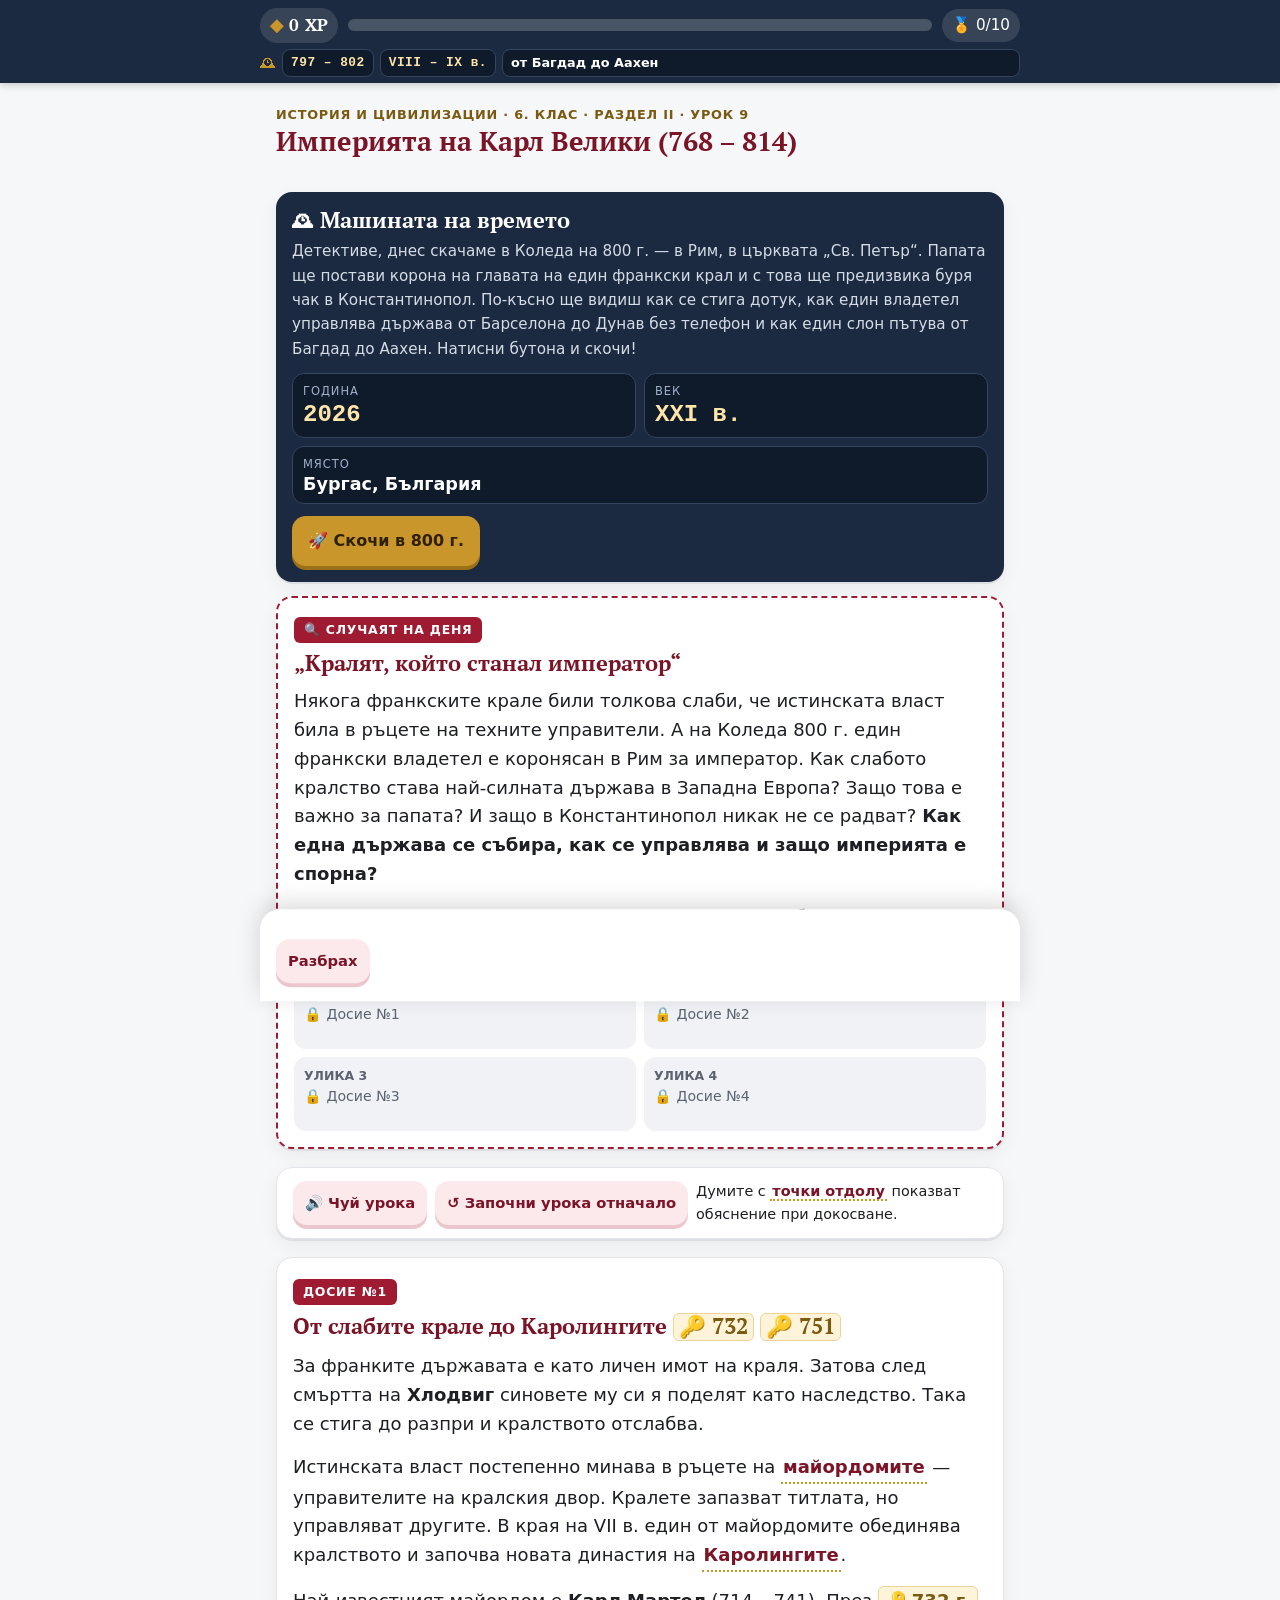
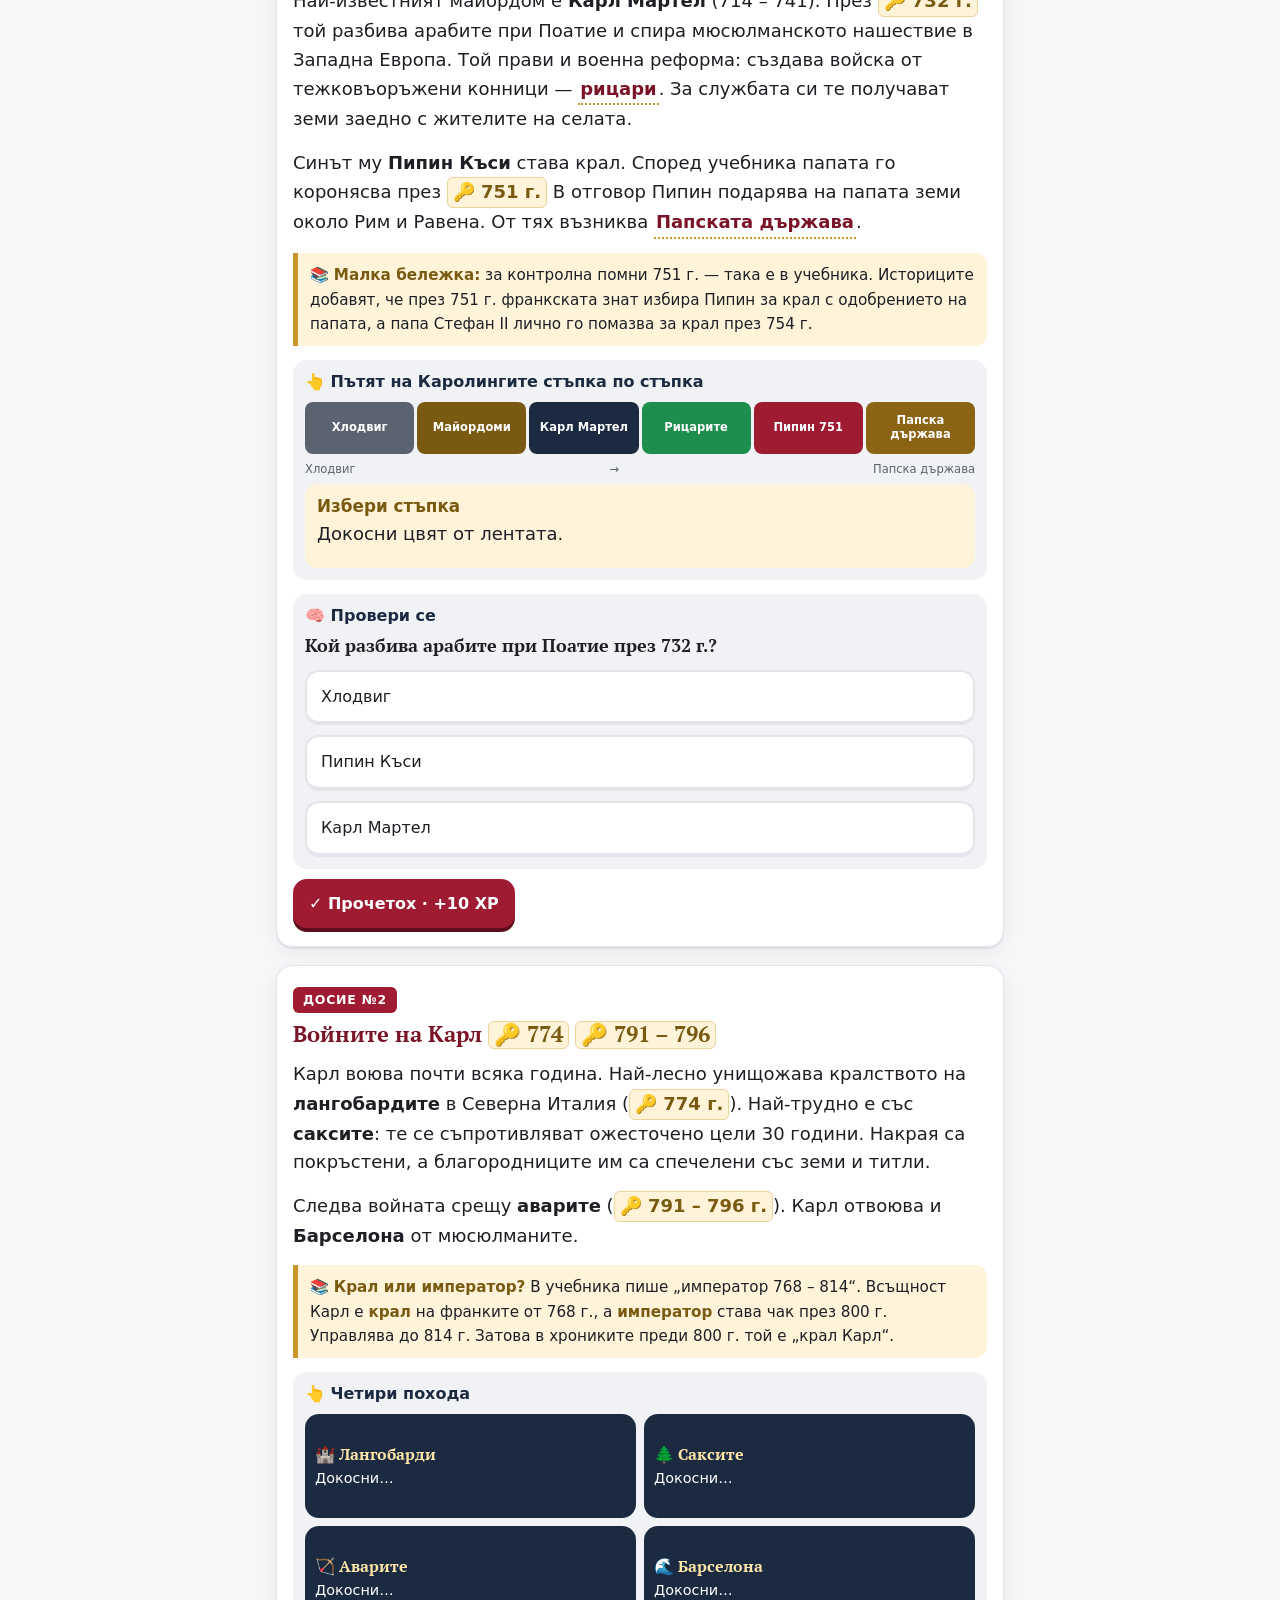
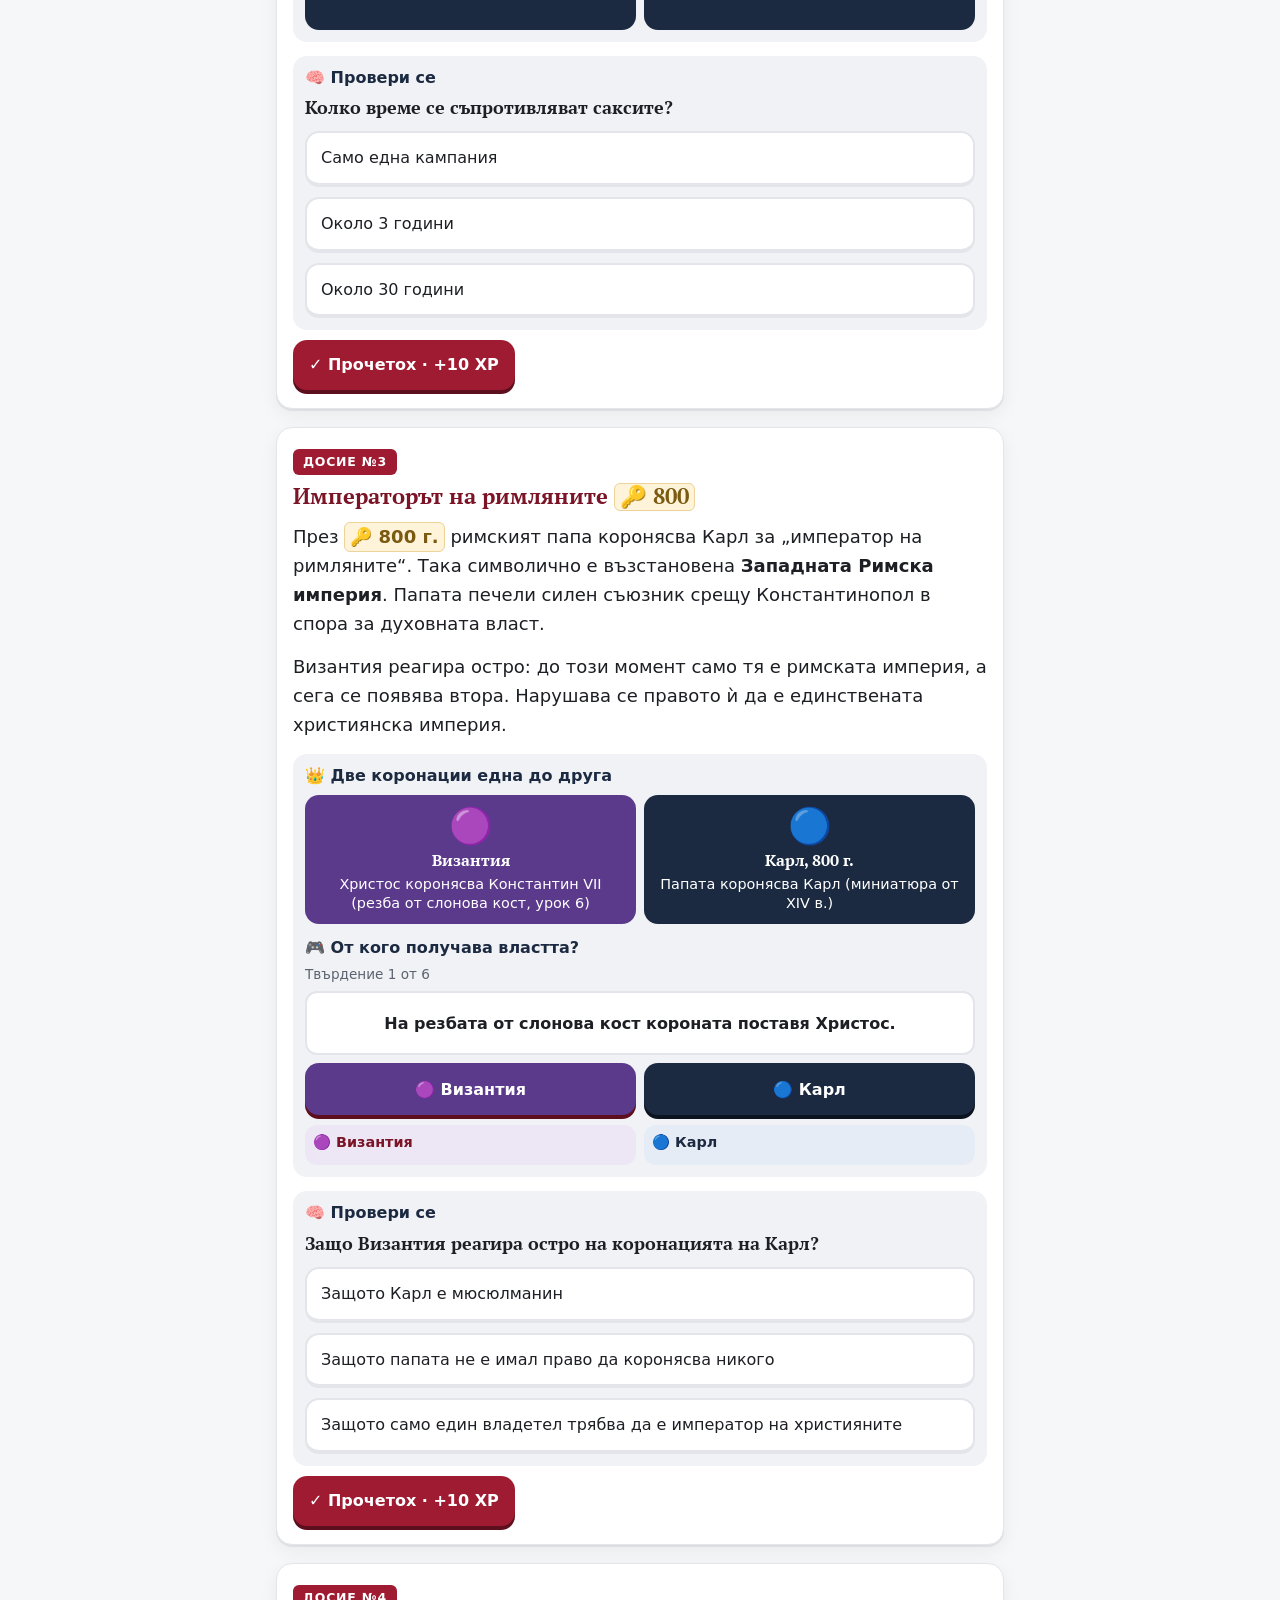
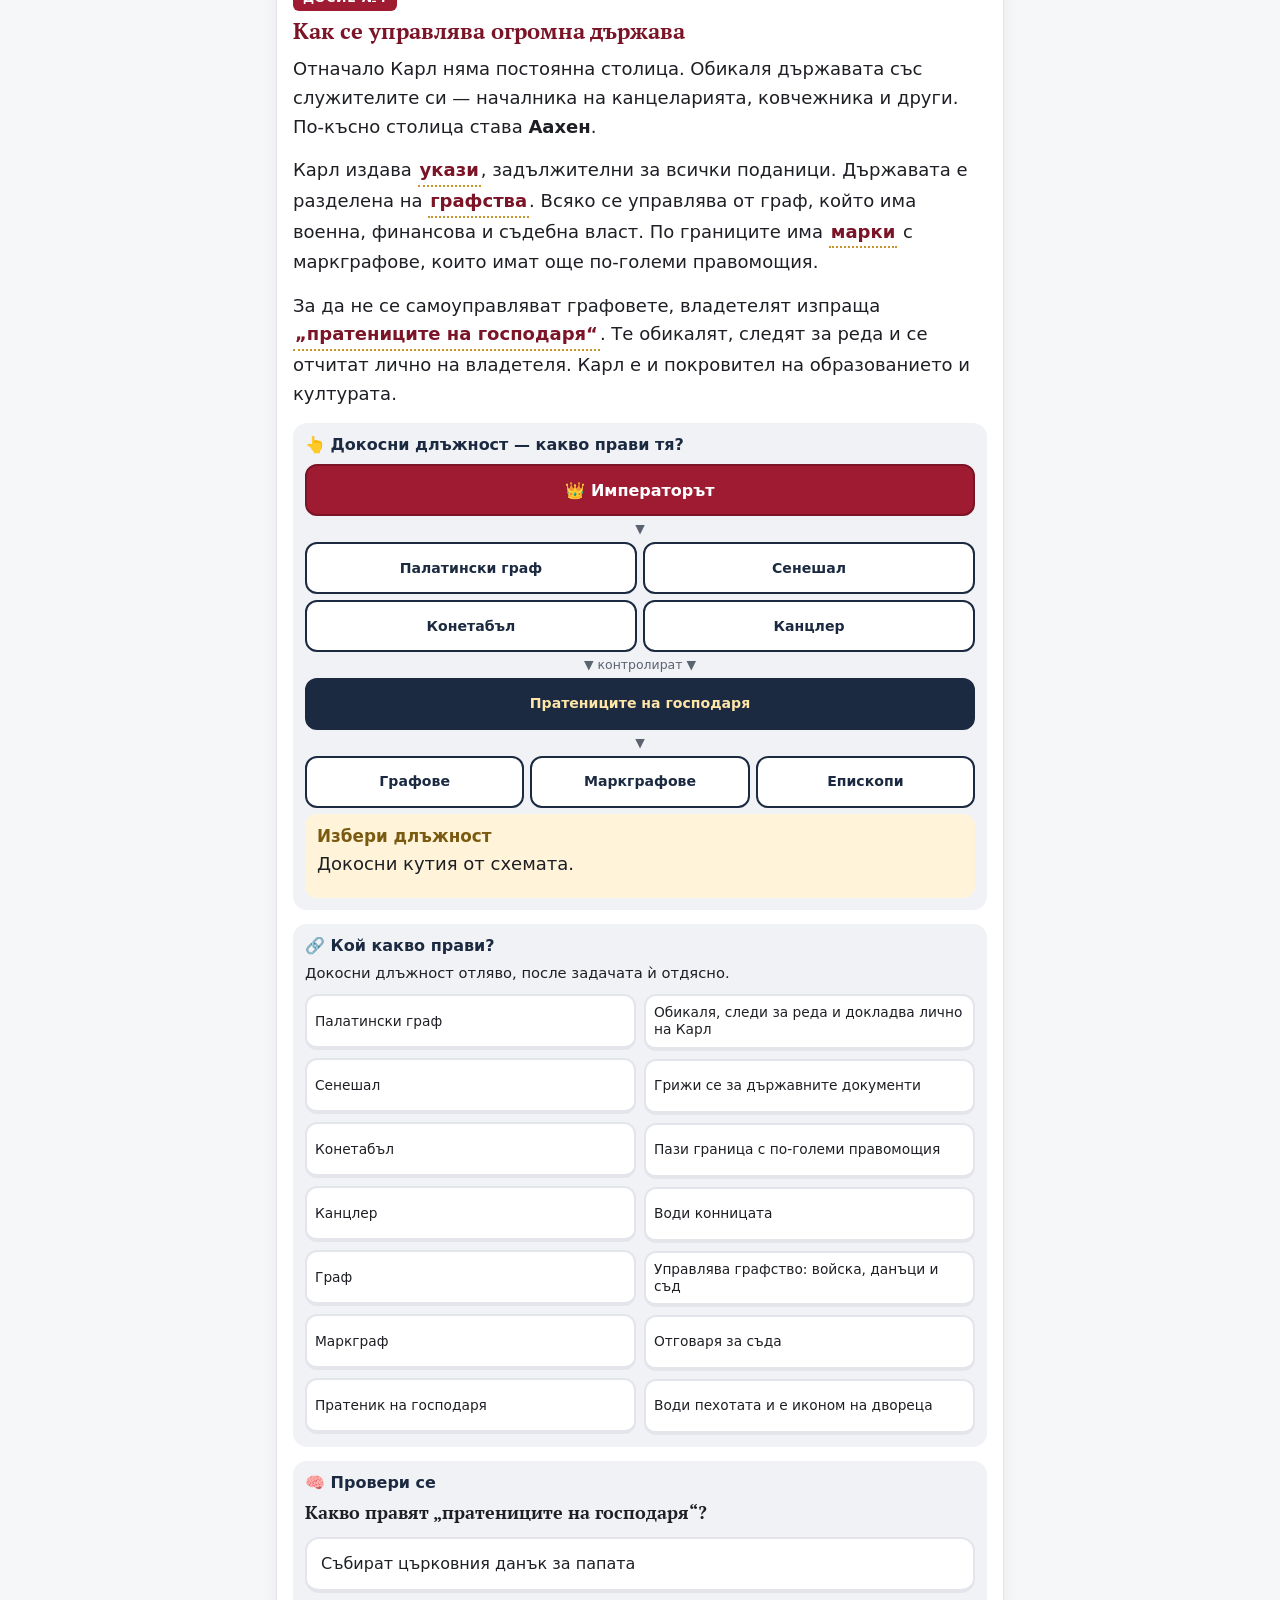
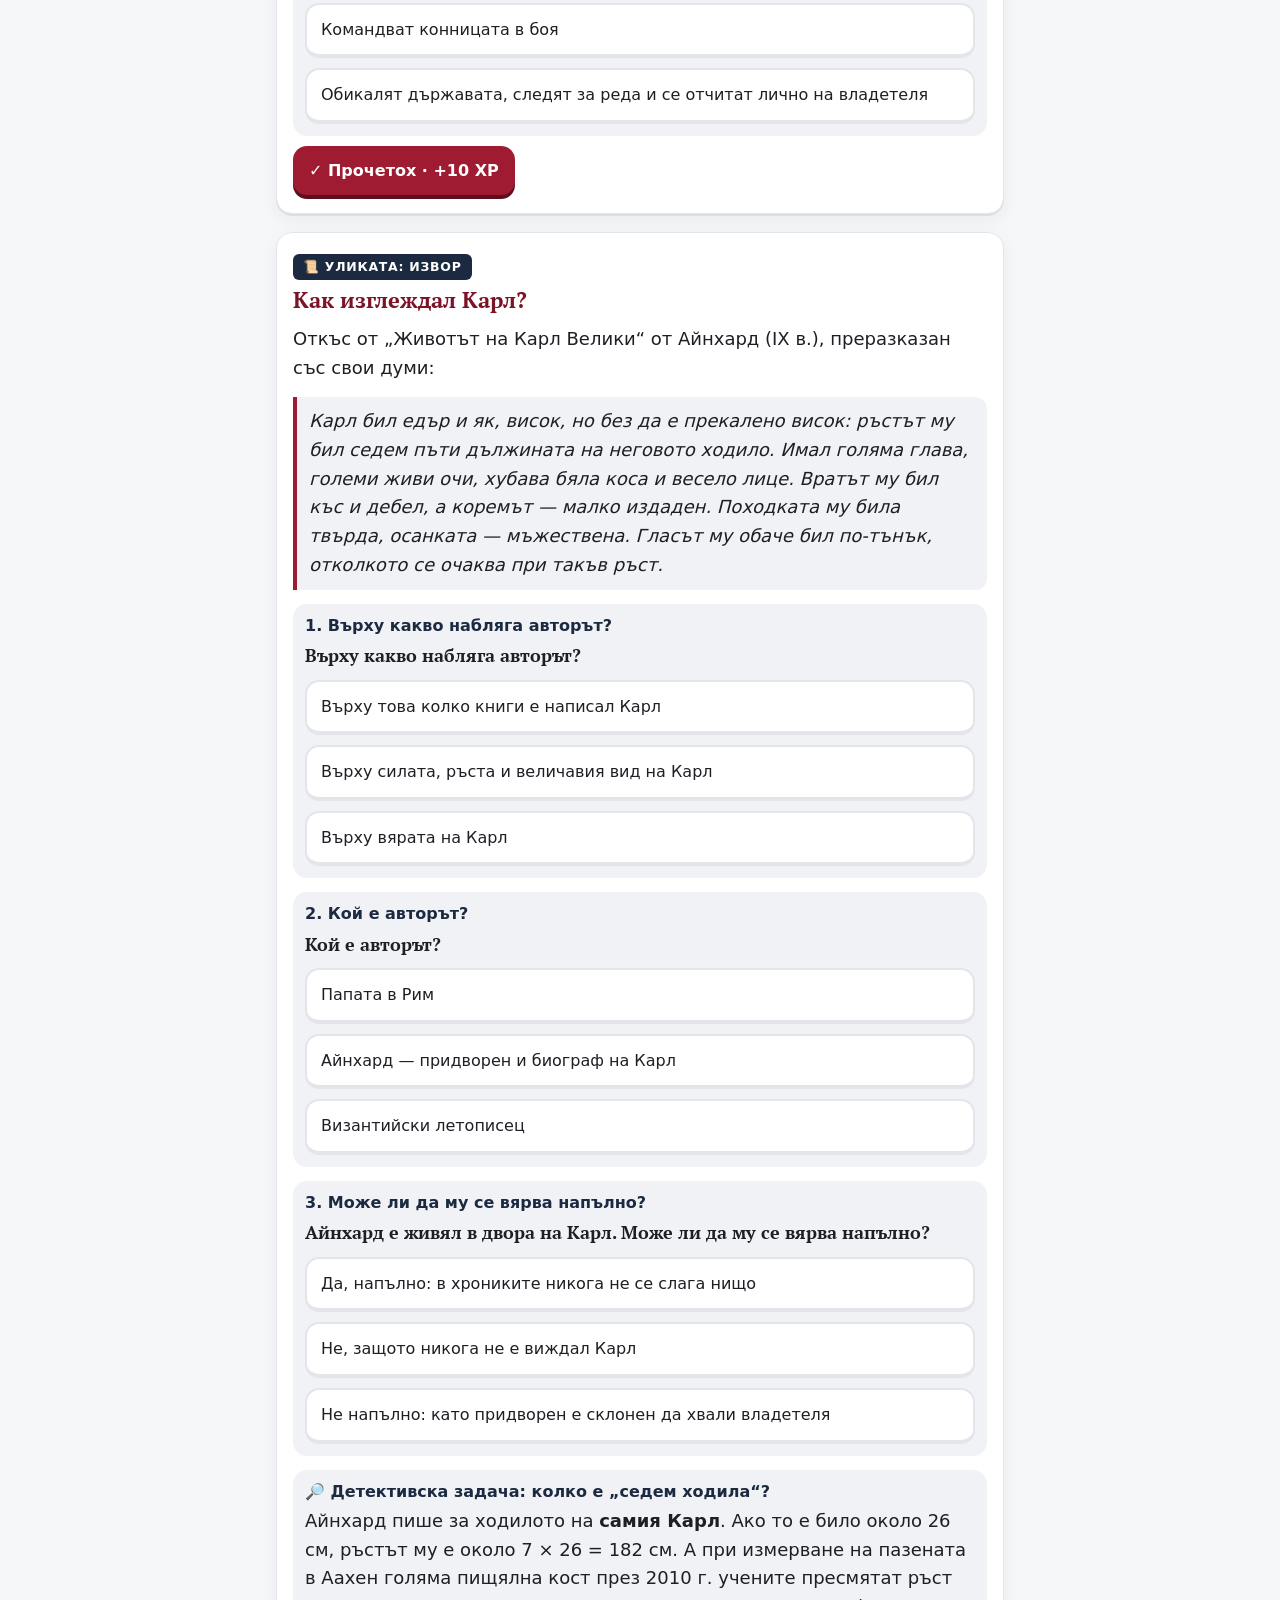
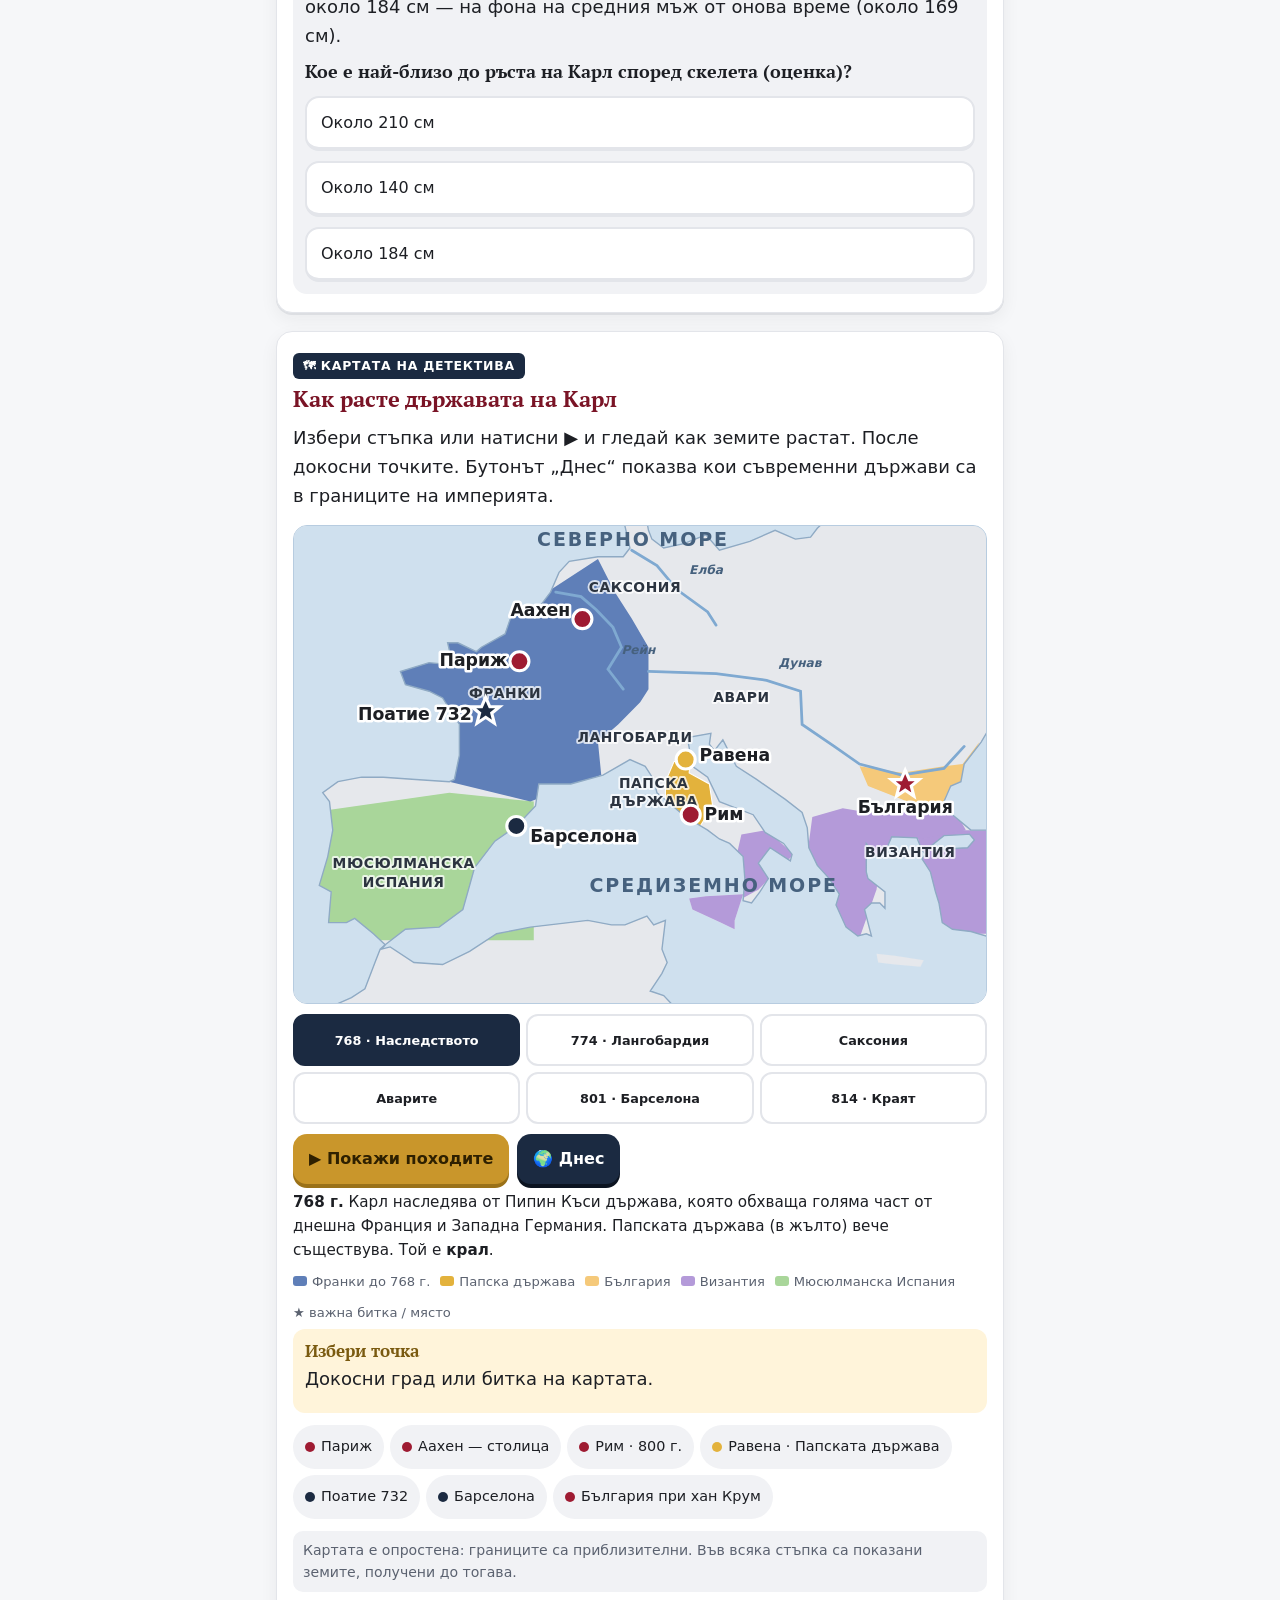
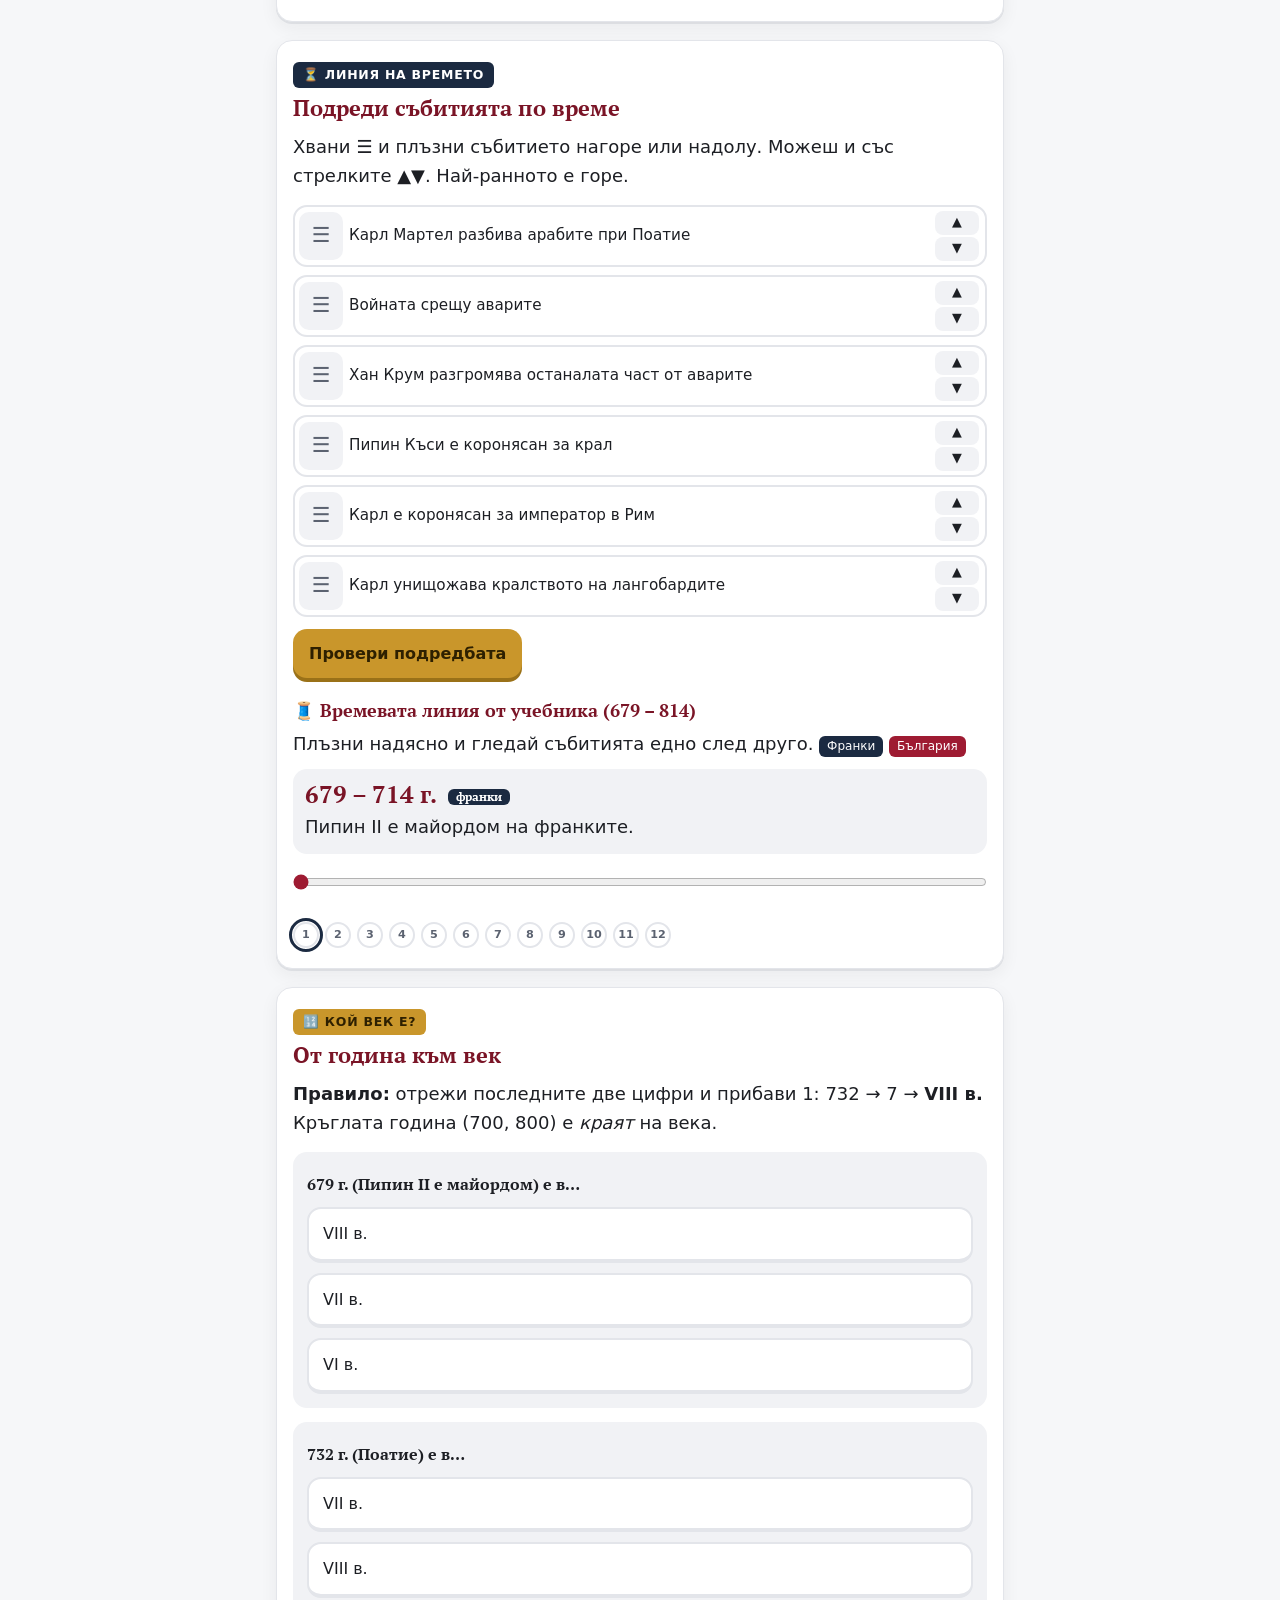
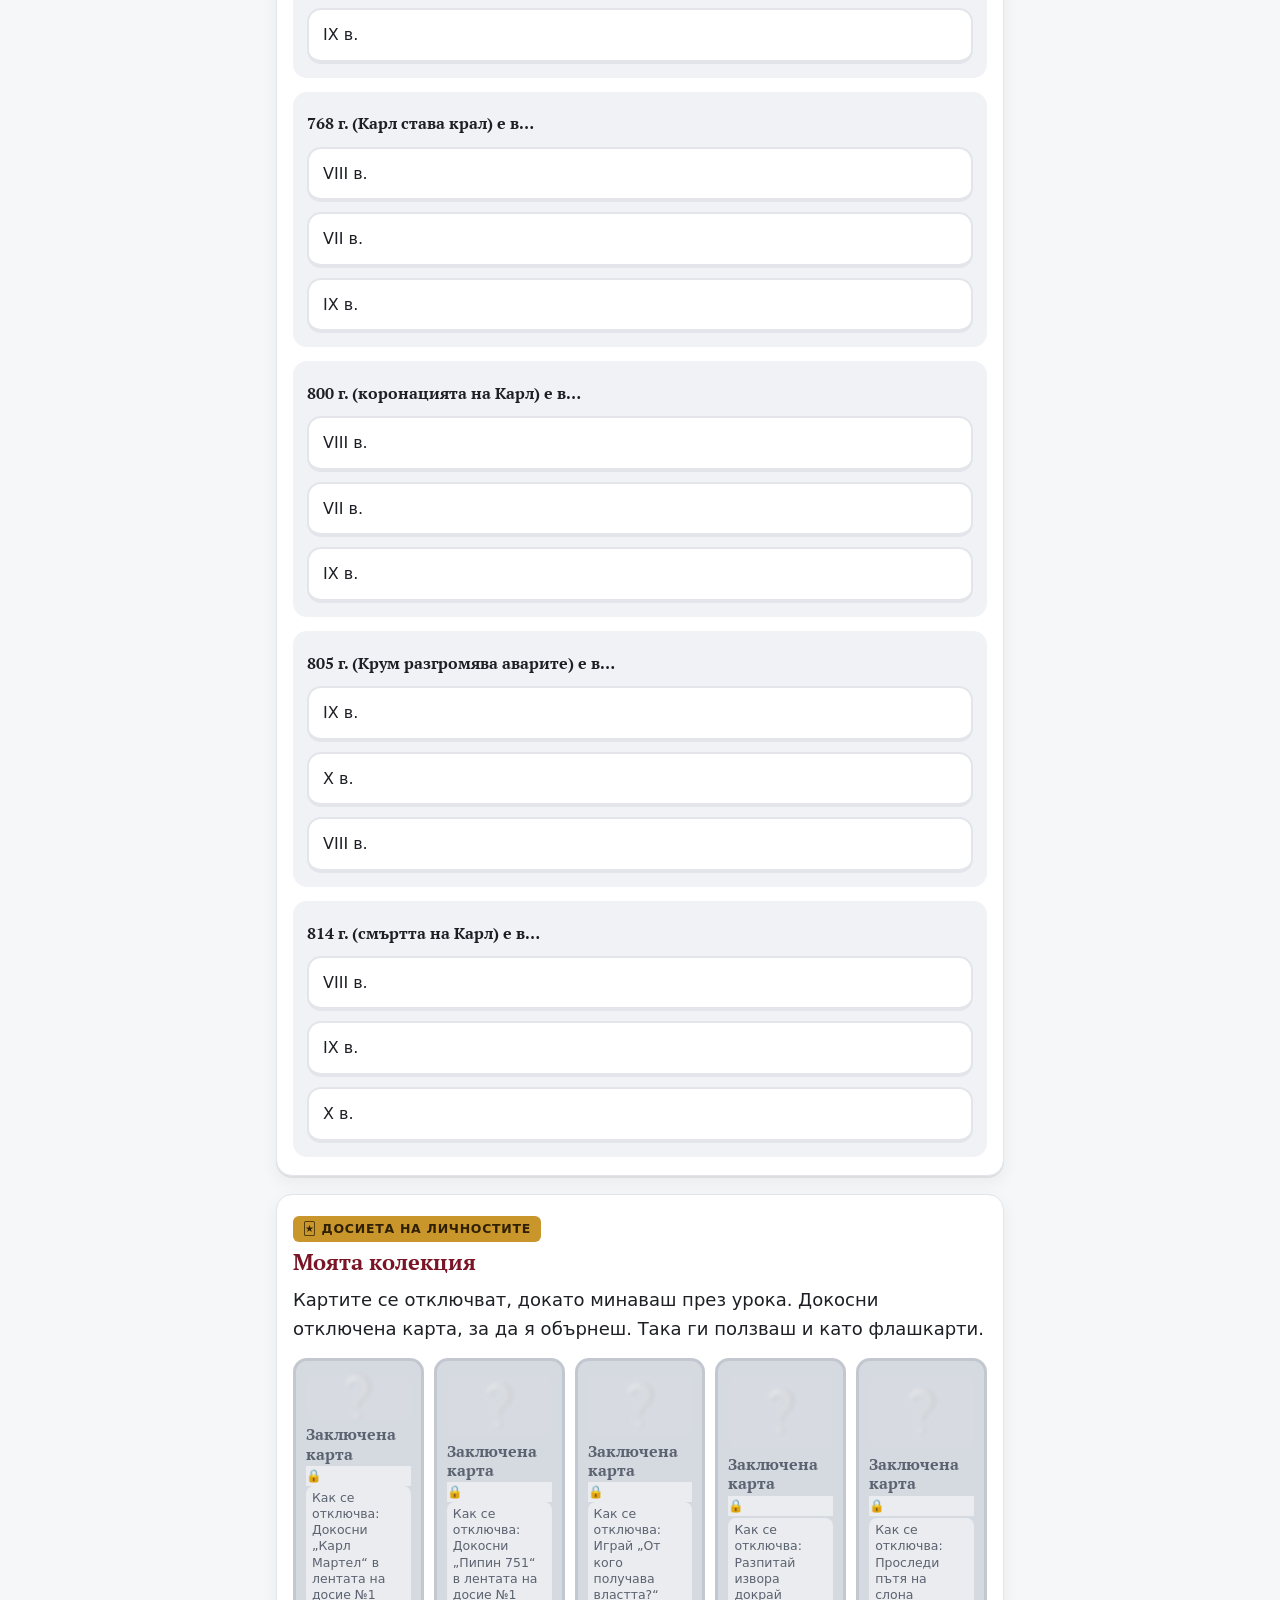
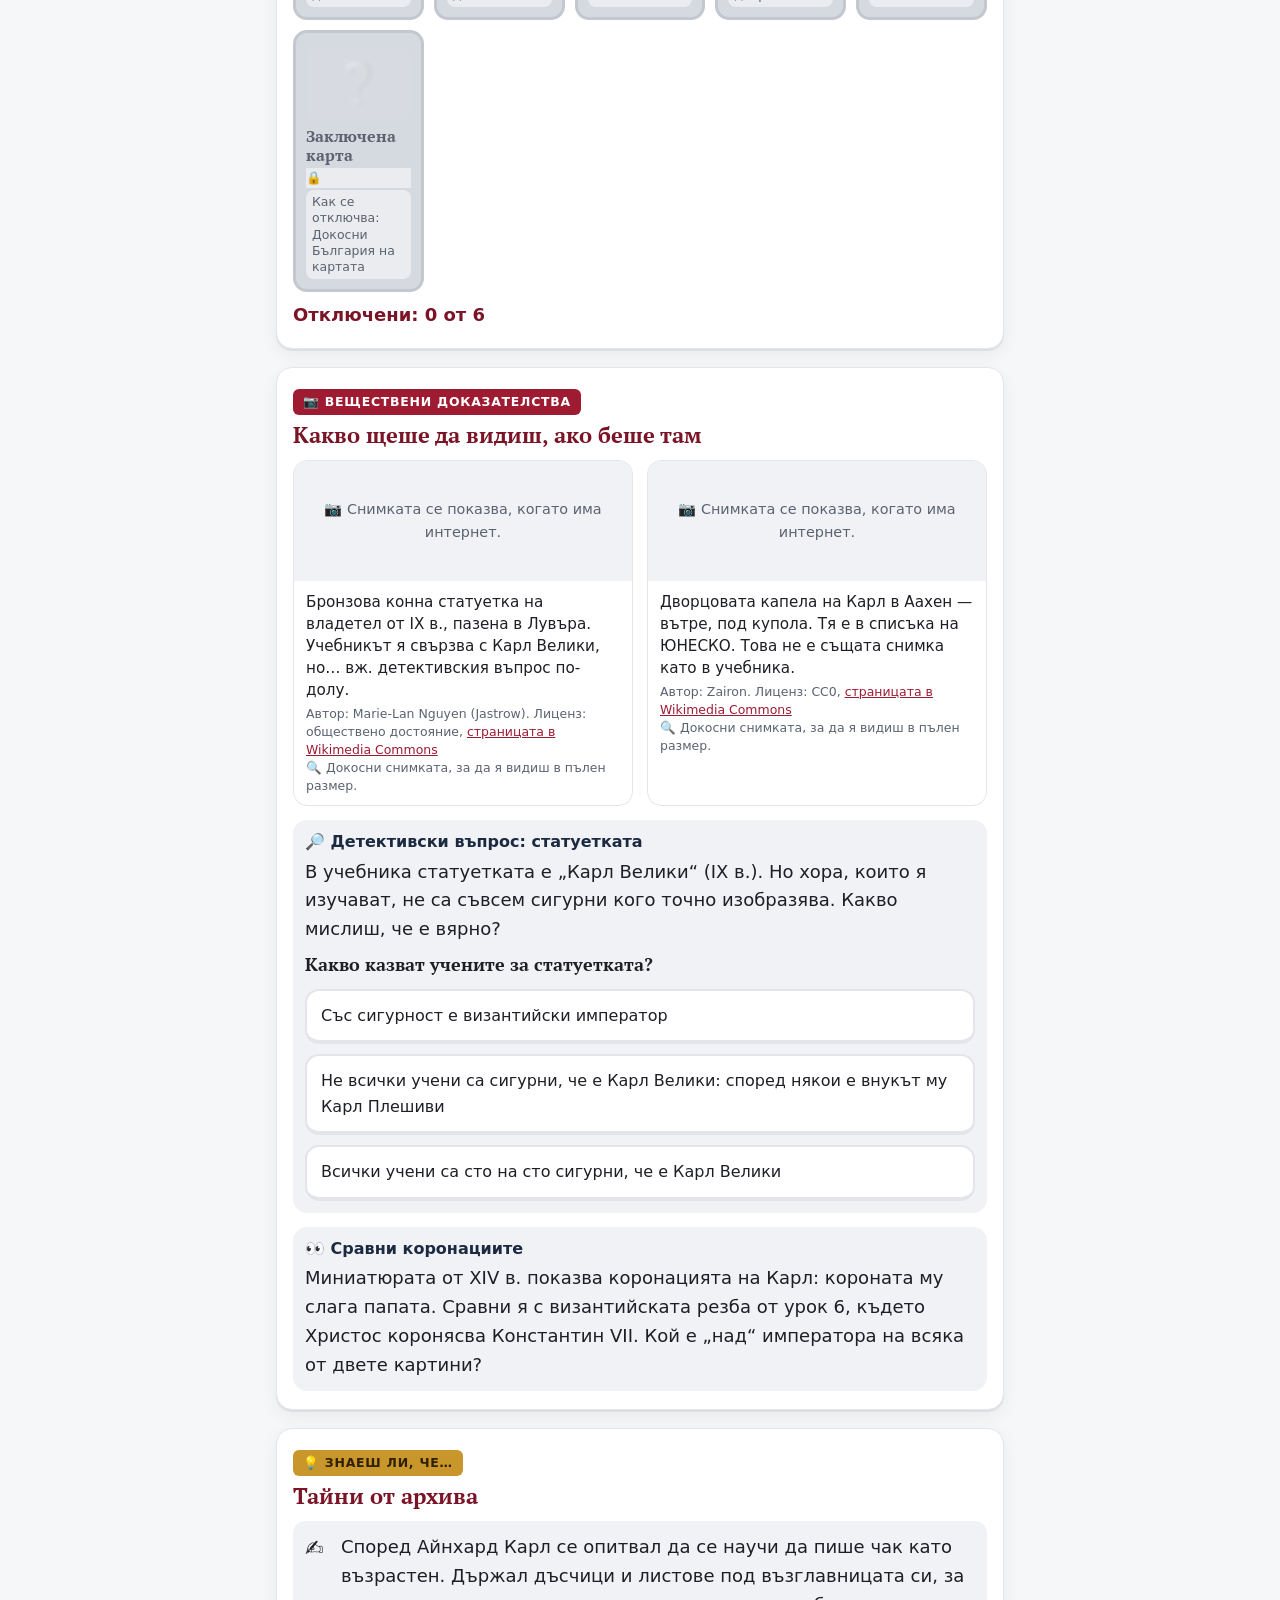
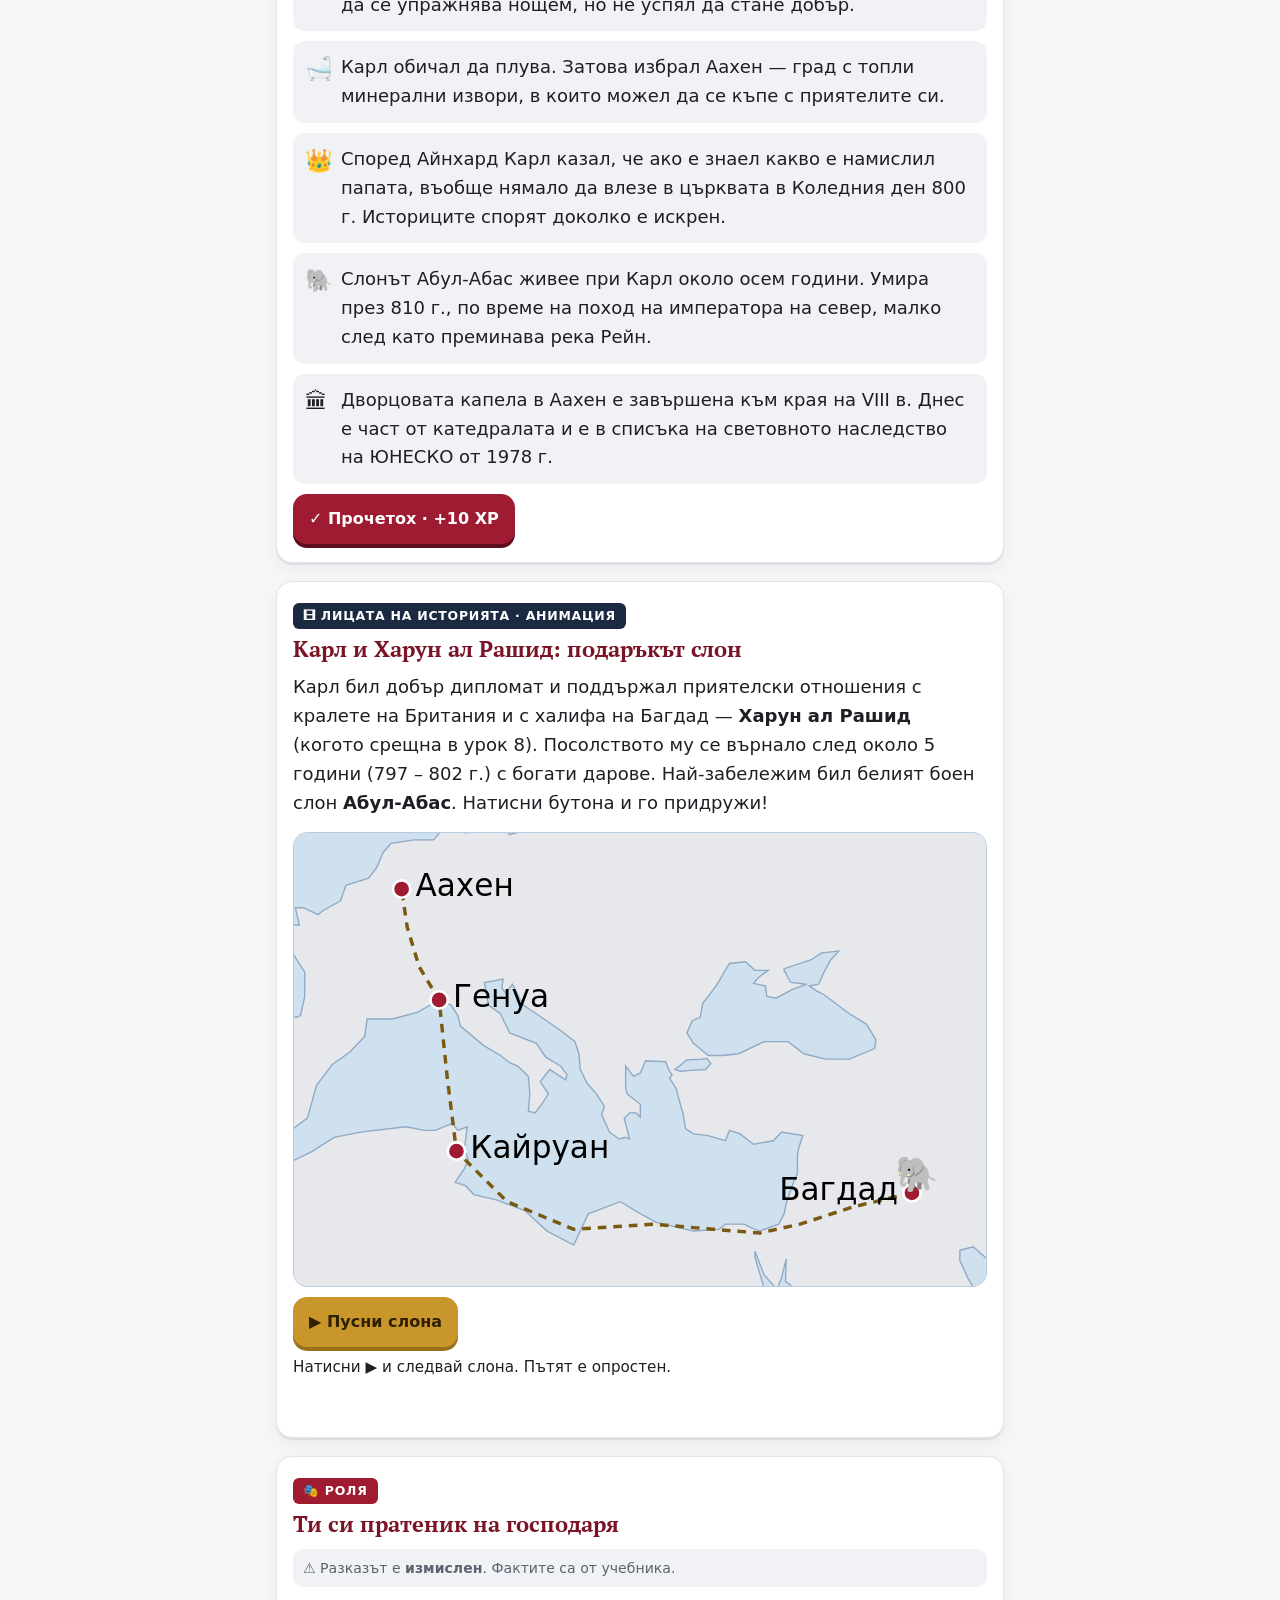
<file: istoriya-6-urok-09-imperiyata-na-karl-veliki.html>
<!DOCTYPE html>
<html lang="bg">
<head>
<meta charset="utf-8">
<meta name="viewport" content="width=device-width, initial-scale=1, viewport-fit=cover">
<meta name="robots" content="noindex, nofollow">
<meta name="theme-color" content="#9E1B32">
<link rel="icon" href="favicon.svg" type="image/svg+xml">
<link rel="icon" href="favicon.ico" sizes="any">
<link rel="apple-touch-icon" href="apple-touch-icon.png">
<link rel="manifest" href="site.webmanifest">
<title>Урок 9 · Империята на Карл Велики (768 – 814)</title>
<link rel="preconnect" href="https://fonts.googleapis.com">
<link rel="preconnect" href="https://fonts.gstatic.com" crossorigin>
<link href="https://fonts.googleapis.com/css2?family=PT+Serif:wght@700&display=swap&subset=cyrillic" rel="stylesheet">
<style>
:root{
  --red:#9E1B32; --red-2:#7A1426; --red-soft:#FBE9EC;
  --navy:#1B2A41;
  --gold:#C9962B; --gold-soft:#FFF4DA; --gold-ink:#7A5A10;
  --paper:#F6F7F9; --card:#FFFFFF;
  --ink:#1D1F24; --muted:#5B6270; --line:#E3E5EA;
  --ok:#1E8E4E; --ok-soft:#E3F5EA;
  --bad:#D1491F; --bad-soft:#FDEBE3;
  --soft:#F1F2F5;
  --sea:#CFE0EE; --land:#E6E8EC; --west:#E3A1AC; --east:#9DB0CF; --unit:#E9CF8E;
  --r:16px; --shadow:0 2px 0 rgba(27,42,65,.08), 0 6px 18px rgba(29,31,36,.06);
  --head:"PT Serif", Georgia, "Times New Roman", serif;
  --body:system-ui, "Roboto", "Segoe UI", Arial, sans-serif;
}
*{box-sizing:border-box}
html{scroll-behavior:smooth;-webkit-text-size-adjust:100%}
body{margin:0;background:var(--paper);color:var(--ink);font:18px/1.6 var(--body);overflow-x:hidden}
h1,h2,h3{font-family:var(--head);line-height:1.2;margin:0 0 .5em;color:var(--red-2)}
h1{font-size:1.7rem}
h2{font-size:1.35rem}
h3{font-size:1.1rem}
p{margin:.5em 0 .8em}
a{color:var(--red)}
button{font:inherit;cursor:pointer;-webkit-tap-highlight-color:transparent}
img{max-width:100%}
.wrap{max-width:760px;margin:0 auto;padding:0 16px 120px}

/* ---------- Top bar + машината на времето ---------- */
.topbar{position:sticky;top:0;z-index:50;background:var(--navy);color:#fff;padding:8px 16px 6px;box-shadow:0 2px 8px rgba(0,0,0,.2)}
.topbar-in{max-width:760px;margin:0 auto;display:flex;align-items:center;gap:10px}
.xp{display:flex;align-items:center;gap:6px;font-family:var(--head);font-weight:700;font-size:1.05rem;background:rgba(255,255,255,.12);padding:4px 10px;border-radius:999px;white-space:nowrap}
.xp .gem{color:var(--gold)}
.xp.bump{animation:bump .5s}
@keyframes bump{30%{transform:scale(1.25)}}
.prog{flex:1;height:12px;background:rgba(255,255,255,.2);border-radius:999px;overflow:hidden}
.prog>i{display:block;height:100%;width:0;background:var(--gold);border-radius:999px;transition:width .6s}
.badgecount{font-size:.95rem;white-space:nowrap;background:rgba(255,255,255,.12);padding:4px 10px;border-radius:999px}
.tm{max-width:760px;margin:6px auto 0;display:flex;gap:6px;align-items:stretch;font-size:.8rem}
.tm .lbl{display:flex;align-items:center;color:var(--gold);font-size:1rem}
.tm .cell{background:#0F1A2B;border:1px solid #33455F;border-radius:8px;padding:2px 8px;overflow:hidden;display:flex;align-items:center;min-height:28px}
.tm .cell b{display:block;font-family:"Courier New",monospace;font-weight:700;color:#FFE6A8;letter-spacing:.04em;white-space:nowrap}
.tm .cell.place{flex:1;min-width:0}
.tm .cell.place b{overflow:hidden;text-overflow:ellipsis;font-family:var(--body);font-weight:600;letter-spacing:0;color:#fff}
.tm .cell b.roll{animation:roll .45s ease-out}
@keyframes roll{0%{transform:translateY(-110%);opacity:0}60%{transform:translateY(12%);opacity:1}100%{transform:translateY(0)}}
.toast{position:fixed;left:50%;top:92px;transform:translateX(-50%) translateY(-20px);opacity:0;background:var(--gold);color:#2E2000;font-family:var(--head);font-weight:700;padding:8px 16px;border-radius:999px;z-index:60;transition:.3s;pointer-events:none;box-shadow:var(--shadow);max-width:90vw;text-align:center}
.toast.show{opacity:1;transform:translateX(-50%) translateY(0)}

/* ---------- Hero ---------- */
.hero{padding:22px 0 6px}
.kicker{font-family:var(--body);font-weight:700;color:var(--gold-ink);letter-spacing:.06em;text-transform:uppercase;font-size:.8rem}
.board{background:var(--navy);color:#fff;border-radius:var(--r);padding:16px;margin:14px 0;box-shadow:var(--shadow)}
.board h2{color:#fff;margin-bottom:6px}
.board p{color:#D6DCE6;margin:.3em 0 .8em;font-size:.95rem}
.dials{display:grid;grid-template-columns:1fr 1fr;gap:8px;margin:10px 0 12px}
.dial{background:#0F1A2B;border:1px solid #33455F;border-radius:12px;padding:8px 10px;overflow:hidden}
.dial small{display:block;color:#9FB0C8;font-size:.72rem;text-transform:uppercase;letter-spacing:.08em}
.dial b{display:block;font-family:"Courier New",monospace;font-size:1.5rem;color:#FFE6A8;line-height:1.2}
.dial.wide{grid-column:1/-1}
.dial.wide b{font-family:var(--body);font-size:1.1rem;color:#fff}
.dial b.roll{animation:roll .45s ease-out}
.case{background:var(--card);border:2px dashed var(--red);border-radius:var(--r);padding:16px;margin:14px 0;box-shadow:var(--shadow)}
.clues{display:grid;grid-template-columns:1fr 1fr;gap:8px;margin-top:10px}
.clue{border-radius:12px;padding:10px;font-size:.88rem;line-height:1.4;background:var(--soft);color:var(--muted);min-height:74px}
.clue b{display:block;font-family:var(--body);color:var(--muted);font-size:.78rem;margin-bottom:2px}
.clue.on{background:var(--gold-soft);color:var(--ink);animation:pop .4s}
.clue.on b{color:var(--gold-ink)}
@keyframes pop{0%{transform:scale(.9)}60%{transform:scale(1.05)}}

/* ---------- Cards ---------- */
.card{background:var(--card);border-radius:var(--r);padding:18px 16px;margin:18px 0;box-shadow:var(--shadow);border:1px solid var(--line)}
.dossier-tag{display:inline-block;font-family:var(--body);font-weight:700;font-size:.78rem;color:#fff;background:var(--red);padding:3px 10px;border-radius:6px;margin-bottom:8px;letter-spacing:.06em}
.dossier-tag.navy{background:var(--navy)}
.dossier-tag.gold{background:var(--gold);color:#2E2000}
.row{display:flex;gap:8px;flex-wrap:wrap;align-items:center}
.btn{border:0;border-radius:14px;padding:12px 16px;min-height:48px;font-family:var(--body);font-weight:700;font-size:1rem;background:var(--red);color:#fff;box-shadow:0 4px 0 #5E0F1D;transition:transform .08s}
.btn:active{transform:translateY(3px);box-shadow:0 1px 0 #5E0F1D}
.btn.ghost{background:var(--red-soft);color:var(--red-2);box-shadow:0 4px 0 #EBC6CD}
.btn.gold{background:var(--gold);color:#2E2000;box-shadow:0 4px 0 #9A7118}
.btn.navy{background:var(--navy);box-shadow:0 4px 0 #0B1320}
.btn.done{background:var(--ok);box-shadow:0 4px 0 #146638}
.btn[disabled]{opacity:.6;cursor:default}
.btn.small{min-height:44px;padding:8px 12px;font-size:.92rem}
.readbtn{margin-top:10px}
.term{background:none;border:0;padding:0 2px;color:var(--red-2);font-weight:700;border-bottom:2px dotted var(--gold);font-size:inherit;line-height:inherit}
.hl{background:var(--gold-soft);padding:0 4px;border-radius:4px}
.key{display:inline-block;background:var(--gold-soft);color:var(--gold-ink);font-weight:700;border:1px solid #EBD39A;border-radius:6px;padding:0 5px;white-space:nowrap}
.task{background:var(--soft);border-radius:14px;padding:12px;margin-top:14px}
.task h3{font-size:1rem;margin-bottom:6px;color:var(--navy);font-family:var(--body)}
.note{font-size:.88rem;color:var(--muted);background:var(--soft);border-radius:10px;padding:8px 10px}

/* ribbons (стъпки, периоди) */
.ribbon{display:flex;gap:3px;margin:10px 0 6px}
.ribbon button{border:0;border-radius:8px;min-height:52px;padding:4px 2px;font-size:.72rem;font-weight:700;color:#fff;line-height:1.15;position:relative;min-width:0;overflow:hidden}
.ribbon button.seen:after{content:"✓";position:absolute;top:1px;right:4px;font-size:.7rem}
.ribbon button.active{outline:3px solid var(--gold);outline-offset:1px}
.ribticks{display:flex;justify-content:space-between;font-size:.72rem;color:var(--muted);margin-bottom:6px}
.infobox{background:var(--gold-soft);border-radius:12px;padding:12px;min-height:84px;margin-top:6px}
.infobox h3{margin:0 0 4px;color:var(--gold-ink);font-size:1.05rem}
.infobox p{margin:0}

/* flip tiles */
.tiles{display:grid;grid-template-columns:1fr 1fr;gap:8px;margin-top:10px}
.tile{border:0;border-radius:14px;min-height:104px;padding:10px;text-align:left;background:var(--navy);color:#fff;font-size:.9rem;line-height:1.35}
.tile b{display:block;font-family:var(--head);font-size:1.02rem;margin-bottom:4px;color:#FFE6A8}
.tile.open{background:var(--gold-soft);color:var(--ink);animation:pop .35s}
.tile.open b{color:var(--gold-ink)}

/* sorter */
.sorter{background:var(--soft);border-radius:14px;padding:12px;margin-top:10px}
.sortcard{background:#fff;border:2px solid var(--line);border-radius:12px;padding:12px;min-height:64px;font-weight:600;text-align:center;display:flex;align-items:center;justify-content:center}
.sortbtns{display:grid;grid-template-columns:1fr 1fr;gap:8px;margin-top:10px}
.cols{display:grid;grid-template-columns:1fr 1fr;gap:8px;margin-top:12px}
.col{border-radius:12px;padding:8px;font-size:.82rem;line-height:1.35;min-height:60px}
.col h4{margin:0 0 4px;font-size:.85rem}
.col.w{background:var(--red-soft)}.col.w h4{color:var(--red-2)}
.col.e{background:#E6ECF5}.col.e h4{color:var(--navy)}
.col div{margin-bottom:4px}

/* names chain */
.chain{display:grid;gap:8px;margin-top:10px}
.chain button{border:2px solid var(--line);background:#fff;border-radius:14px;min-height:52px;text-align:left;padding:10px 12px;font-size:.95rem;color:var(--ink)}
.chain button b{font-family:var(--head);color:var(--red-2);font-size:1.1rem}
.chain button[disabled]{opacity:.45}
.chain button.open{border-color:var(--gold);background:var(--gold-soft);opacity:1}
.chain .arrow{text-align:center;color:var(--muted);font-size:1.1rem;line-height:1}

/* map */
.mapbox{background:var(--sea);border-radius:14px;overflow:hidden;border:1px solid #B7CCE0;touch-action:manipulation}
.mapbox svg{display:block;width:100%;height:auto}
.maplabel{font:700 11px var(--body);fill:#46617E;letter-spacing:.1em;pointer-events:none}
.regionlabel{font:800 11px var(--body);letter-spacing:.06em;paint-order:stroke;stroke:#fff;stroke-width:3px;stroke-linejoin:round;pointer-events:none}
.contlabel{font:700 13px var(--body);fill:#8A909B;letter-spacing:.3em;pointer-events:none}
.river{fill:none;stroke:#7FA8CB;stroke-width:1.3;pointer-events:none}
.coast{fill:none;stroke:#8FAAC4;stroke-width:.8;pointer-events:none}
.mk{cursor:pointer}
.mk .dot{stroke:#fff;stroke-width:1.8}
.mk .halo{fill:none;stroke-width:2.5;opacity:0}
.mk.active .halo{opacity:1;animation:ring 1.2s infinite}
@keyframes ring{0%{r:6;opacity:1}100%{r:18;opacity:0}}
.mk.seen .dot{stroke:var(--ink)}
.mk.fallen .dot{fill:#fff!important;stroke-width:3}
.mk text{font:700 10px var(--body);fill:var(--ink);paint-order:stroke;stroke:#fff;stroke-width:3px;stroke-linejoin:round;pointer-events:none}
.chips{display:flex;flex-wrap:wrap;gap:6px;margin:12px 0}
.chip{border:0;border-radius:999px;padding:8px 12px;min-height:44px;font-size:.9rem;background:var(--soft);color:var(--ink);display:inline-flex;align-items:center;gap:6px}
.chip i{width:10px;height:10px;border-radius:50%;display:inline-block;flex:none}
.chip.seen{background:#E6ECF5}
.chip.active{background:var(--navy);color:#fff}
.legend{display:flex;flex-wrap:wrap;gap:10px;font-size:.82rem;color:var(--muted);margin-top:8px}
.legend span{display:inline-flex;align-items:center;gap:5px}
.legend i{width:14px;height:10px;border-radius:3px;display:inline-block}
.steps{display:grid;grid-template-columns:repeat(2,1fr);gap:6px;margin-top:10px}
.steps button{border:2px solid var(--line);background:#fff;border-radius:12px;min-height:52px;padding:4px;font-size:.8rem;font-weight:700;line-height:1.2;color:var(--ink)}
.steps button.active{border-color:var(--navy);background:var(--navy);color:#fff}
.steps button.seen:not(.active){border-color:var(--gold)}
input[type=range]{width:100%;height:44px;accent-color:var(--red);margin:6px 0 0}
.stepcap{font-size:.95rem;margin:6px 0 0;min-height:3em}

/* routes on the map (Великото преселение) */
.routes path{fill:none;stroke-width:2.6;stroke-linecap:round;opacity:0;stroke-dasharray:1;stroke-dashoffset:1;transition:opacity .3s}
.routes path.show{opacity:1;stroke-dashoffset:0;animation:draw .9s ease forwards}
.routes path.huns{stroke:var(--red)}
.routes path.vest{stroke:var(--navy)}
.routes path.vand{stroke:var(--gold-ink)}
@keyframes draw{from{stroke-dashoffset:1}to{stroke-dashoffset:0}}

/* timeline sorting */
.sortl{list-style:none;padding:0;margin:12px 0;display:grid;gap:8px;position:relative}
.sitem{display:flex;align-items:center;gap:6px;background:#fff;border:2px solid var(--line);border-radius:14px;padding:4px 6px 4px 4px;min-height:56px;position:relative;touch-action:pan-y;user-select:none;-webkit-user-select:none}
.sitem.dragging{z-index:5;box-shadow:0 10px 24px rgba(0,0,0,.18);border-color:var(--gold);transition:none}
.sitem .handle{flex:none;width:44px;height:48px;display:flex;align-items:center;justify-content:center;font-size:1.3rem;color:var(--muted);touch-action:none;cursor:grab;border-radius:10px;background:var(--soft)}
.sitem .txt{flex:1;font-size:.95rem;line-height:1.3}
.sitem .yr{display:none;font-weight:800;color:var(--gold-ink);margin-right:4px}
.sitem .mv{flex:none;display:flex;flex-direction:column;gap:2px}
.sitem .mv button{border:0;background:var(--soft);border-radius:8px;width:44px;height:24px;font-size:.8rem;color:var(--ink);padding:0}
.sitem.ok{border-color:var(--ok);background:var(--ok-soft)}
.sitem.bad{border-color:var(--bad);background:var(--bad-soft)}
.sitem .mark{flex:none;font-weight:800;width:18px;text-align:center}
.sorted .sitem .yr{display:inline}

/* quiz/options */
.stage{background:var(--soft);border-radius:14px;padding:14px;margin-top:10px}
.opts{display:grid;gap:10px;margin-top:10px}
.opt{border:2px solid var(--line);border-bottom-width:4px;background:#fff;border-radius:14px;padding:12px 14px;min-height:52px;text-align:left;font-size:1rem;color:var(--ink)}
.opt:active{transform:translateY(2px)}
.opt.right{border-color:var(--ok);background:var(--ok-soft)}
.opt.right:before{content:"✓ ";color:var(--ok);font-weight:800}
.opt.wrong{border-color:var(--bad);background:var(--bad-soft)}
.opt.wrong:before{content:"✗ ";color:var(--bad);font-weight:800}
.opt[disabled]{cursor:default}
.fb{border-radius:14px;padding:12px 14px;margin-top:12px;display:none}
.fb.ok{display:block;background:var(--ok-soft);border:2px solid var(--ok)}
.fb.bad{display:block;background:var(--bad-soft);border:2px solid var(--bad)}
.fb b{font-family:var(--body)}
.fb.ok b{color:#146638}.fb.bad b{color:#9C3312}
.fb.ok b:before{content:"✓ "}.fb.bad b:before{content:"✗ "}
.qhead{display:flex;justify-content:space-between;align-items:center;gap:8px;font-size:.9rem;color:var(--muted)}
.qprog{height:14px;background:#DDE1E7;border-radius:999px;overflow:hidden;margin:8px 0 12px}
.qprog i{display:block;height:100%;width:0;background:var(--ok);transition:width .4s}
.qtext{font-family:var(--head);font-weight:700;font-size:1.12rem;color:var(--ink);margin:.3em 0}
.path{display:flex;flex-direction:column;align-items:center;gap:6px;margin:14px 0}
.node{width:84px;height:84px;border-radius:50%;border:0;font-family:var(--head);font-weight:700;font-size:1.6rem;color:#fff;background:var(--red);box-shadow:0 6px 0 #5E0F1D;position:relative}
.node:nth-child(2){margin-left:90px}.node:nth-child(3){margin-right:90px}
.node[disabled]{background:#C3C7CF;box-shadow:0 6px 0 #9A9FA9;cursor:default}
.node.done{background:var(--gold);box-shadow:0 6px 0 #9A7118;color:#2E2000}
.node span{position:absolute;top:92px;left:50%;transform:translateX(-50%);white-space:nowrap;font-size:.8rem;color:var(--muted);font-weight:700;font-family:var(--body)}
.pathwrap{padding-bottom:26px}

/* source clue */
.qblock{margin-top:14px}
.qblock .qtext{font-size:1.02rem}

/* personality cards */
.pcards{display:grid;grid-template-columns:repeat(auto-fill,minmax(128px,1fr));gap:10px;margin-top:10px}
.pcard{perspective:900px;height:262px;border:0;padding:0;background:none;text-align:left}
.pcard-in{position:relative;width:100%;height:100%;transition:transform .5s;transform-style:preserve-3d}
.pcard.flip .pcard-in{transform:rotateY(180deg)}
.pface{position:absolute;inset:0;backface-visibility:hidden;-webkit-backface-visibility:hidden;border-radius:14px;padding:10px;overflow:hidden;display:flex;flex-direction:column}
.pfront{background:linear-gradient(160deg,var(--red) 0%,var(--red-2) 100%);color:#fff;border:3px solid var(--gold)}
.pfront .av{font-size:2.6rem;line-height:1;margin:4px 0 6px;height:74px;display:flex;align-items:center;justify-content:center;background:rgba(255,255,255,.12);border-radius:10px;overflow:hidden}
.pfront .av img{width:100%;height:100%;object-fit:cover;object-position:top}
.pfront b{font-family:var(--head);font-size:1rem;line-height:1.2}
.pfront small{color:#FFE6A8;font-size:.78rem;display:block;margin-top:2px}
.pfront .sp{margin-top:auto;font-size:.78rem;background:rgba(0,0,0,.2);border-radius:8px;padding:4px 6px;line-height:1.3}
.pback{overflow-y:auto;background:var(--gold-soft);color:var(--ink);transform:rotateY(180deg);font-size:.76rem;line-height:1.35;border:3px solid var(--gold)}
.pback b{font-family:var(--head);color:var(--red-2);font-size:.95rem;margin-bottom:4px}
.pcard.locked .pfront{background:#D5D9E0;color:var(--muted);border-color:#C3C7CF}
.pcard.locked .pfront .av{filter:grayscale(1) blur(2px);opacity:.5}
.pcard.locked .pfront small,.pcard.locked .pfront .sp{color:var(--muted);background:rgba(255,255,255,.5)}
.pcard.new .pfront{animation:pop .5s}

/* gallery */
.gallery{display:grid;gap:14px}
figure{margin:0;background:var(--card);border-radius:14px;overflow:hidden;border:1px solid var(--line)}
figure img{display:block;width:100%;height:auto;max-height:75vh;object-fit:contain;background:#E4E6EA;cursor:zoom-in}
.zoomhint{font-size:.78rem;color:var(--muted)}
figure .noimg{height:120px;display:flex;align-items:center;justify-content:center;color:var(--muted);font-size:.9rem;padding:12px;text-align:center;background:var(--soft)}
figcaption{padding:10px 12px;font-size:.95rem;line-height:1.45}
figcaption small{display:block;color:var(--muted);font-size:.78rem;margin-top:4px}

/* did you know */
.dyk{display:grid;gap:10px}
.dyk div{background:var(--soft);border-radius:12px;padding:12px 12px 12px 48px;position:relative}
.dyk div:before{content:attr(data-i);position:absolute;left:12px;top:10px;font-size:1.4rem}

/* короната пътува (анимация) */
.crownbox{background:var(--soft);border-radius:14px;padding:16px;position:relative;height:120px;overflow:hidden;margin-top:10px}
.crownbox .city{position:absolute;top:8px;font-size:.78rem;font-weight:700;color:var(--muted)}
.crownbox .city.rome{left:8px}
.crownbox .city.cpl{right:8px;text-align:right}
.crownbox .track{position:absolute;left:44px;right:44px;top:56px;height:2px;border-top:2px dashed #B7BFCB}
.crownicon{position:absolute;top:56px;left:44px;transform:translate(-50%,-50%);font-size:2.1rem}
.crownicon.go{animation:crowntrip 2.8s ease-in-out forwards}
@keyframes crowntrip{0%{left:44px}100%{left:calc(100% - 44px)}}
.crowncap{position:absolute;bottom:6px;left:8px;right:8px;font-size:.82rem;color:var(--muted);text-align:center}

/* links */
.linkcard{display:block;text-decoration:none;color:var(--ink);background:var(--soft);border-radius:12px;padding:12px;margin:8px 0;border:1px solid var(--line)}
.linkcard b{font-family:var(--body);color:var(--red-2);display:block}
.linkcard small{color:var(--muted)}

/* interview / role */
.chat{display:grid;gap:8px;margin-top:10px}
.bubble{border-radius:14px;padding:10px 12px;font-size:.95rem;line-height:1.45;max-width:92%}
.bubble.q{background:var(--navy);color:#fff;justify-self:end}
.bubble.a{background:var(--soft);justify-self:start}
.bubble.v{background:var(--gold-soft);justify-self:start;border:1px solid #EBD39A}
.bubble small{display:block;font-size:.72rem;opacity:.75;margin-bottom:2px;font-weight:700}
.qbtns{display:grid;gap:8px;margin-top:10px}

/* vocab */
.vocab{display:grid;gap:8px}
.word{display:flex;align-items:center;gap:10px;background:var(--soft);border-radius:12px;padding:10px 12px}
.word .w{font-family:var(--head);font-weight:700;color:var(--red-2);min-width:96px}
.word .ex{font-size:.92rem;color:var(--muted);line-height:1.4}
.word button{margin-left:auto;flex:none;border:0;background:#fff;border-radius:10px;width:44px;height:44px;font-size:1.1rem}
.hola .word .w{color:#B0452E}
.etym{display:grid;gap:10px;margin-top:10px}
.ety{border:2px solid var(--line);border-radius:14px;background:#fff;padding:12px;text-align:left;color:var(--ink);font-size:.95rem;width:100%}
.ety .root{font-family:var(--head);font-weight:700;color:var(--red-2);font-size:1.08rem}
.ety .root small{font-family:var(--body);color:var(--muted);font-weight:400;font-size:.85rem}
.ety .tree{display:none;margin-top:8px}
.ety.open{border-color:var(--gold)}
.ety.open .tree{display:block}
.branches{display:flex;flex-wrap:wrap;gap:6px;margin:6px 0 4px;padding-left:12px;border-left:3px solid var(--gold)}
.branches span{background:var(--soft);border-radius:8px;padding:3px 8px;font-size:.88rem}
.ety p{margin:.3em 0 0;font-size:.88rem;color:var(--muted)}

/* reveal / badges */
.reveal{text-align:center;overflow:hidden}
.stamp{display:none;margin:12px auto;width:max-content;max-width:100%;border:4px solid var(--red);color:var(--red);font-family:var(--head);font-weight:700;font-size:1.5rem;padding:6px 18px;border-radius:10px;transform:rotate(-6deg);letter-spacing:.06em}
.stamp.show{display:block;animation:stamp .5s}
@keyframes stamp{0%{transform:rotate(-6deg) scale(2.2);opacity:0}100%{transform:rotate(-6deg) scale(1);opacity:1}}
.badges{display:grid;grid-template-columns:repeat(auto-fill,minmax(100px,1fr));gap:10px;margin-top:12px}
.badge{background:var(--soft);border-radius:14px;padding:10px 6px;text-align:center;font-size:.78rem;color:var(--muted);filter:grayscale(1);opacity:.6}
.badge .ic{font-size:2rem;display:block}
.badge.on{filter:none;opacity:1;background:var(--gold-soft);color:var(--ink);animation:pop .4s}
.badge b{display:block;font-size:.85rem}

/* flashcards */
.flash{perspective:900px;margin:12px 0}
.flash-in{position:relative;height:180px;transition:transform .5s;transform-style:preserve-3d;cursor:pointer}
.flash.flip .flash-in{transform:rotateY(180deg)}
.face{position:absolute;inset:0;backface-visibility:hidden;-webkit-backface-visibility:hidden;border-radius:16px;display:flex;align-items:center;justify-content:center;text-align:center;padding:16px}
.front{background:var(--navy);color:#fff;font-family:var(--head);font-weight:700;font-size:1.45rem}
.back{background:var(--gold-soft);color:var(--ink);transform:rotateY(180deg);font-size:1rem;line-height:1.45}

/* summary */
.sum li{margin-bottom:6px}
.keydates{display:flex;flex-wrap:wrap;gap:6px;margin:10px 0}
.keydates span{background:var(--gold-soft);border:1px solid #EBD39A;border-radius:10px;padding:4px 8px;font-size:.9rem}
.keydates b{color:var(--gold-ink)}
textarea.plain{width:100%;min-height:200px;font:15px/1.5 var(--body);border:1px solid var(--line);border-radius:12px;padding:10px;background:#fff;color:var(--ink)}

/* glossary sheet */
.sheet-bg{position:fixed;inset:0;background:rgba(29,31,36,.45);z-index:70;display:none}
.sheet{position:fixed;left:0;right:0;bottom:0;z-index:71;background:#fff;border-radius:20px 20px 0 0;padding:18px 16px calc(18px + env(safe-area-inset-bottom));transform:translateY(110%);transition:transform .25s;max-width:760px;margin:0 auto;box-shadow:0 -6px 24px rgba(0,0,0,.15)}
.sheet.open{transform:translateY(0)}
.sheet h3{margin-bottom:6px}

/* audio panel */
.audiobar{position:fixed;left:0;right:0;bottom:0;z-index:55;background:#fff;border-top:1px solid var(--line);padding:8px 16px calc(8px + env(safe-area-inset-bottom));display:none;box-shadow:0 -4px 16px rgba(0,0,0,.08)}
.audiobar.show{display:block}
.audiobar-in{max-width:760px;margin:0 auto;display:flex;gap:8px;align-items:center}
.audiobar .t{flex:1;min-width:0;font-size:.85rem;color:var(--muted);overflow:hidden;white-space:nowrap;text-overflow:ellipsis}
.audiobar select{font:inherit;font-size:.9rem;padding:6px;border-radius:10px;border:1px solid var(--line);background:#fff;min-height:44px}
.voicewarn{display:none;margin-top:8px}

details{background:var(--soft);border-radius:12px;padding:10px 12px;margin:10px 0}
summary{font-weight:700;color:var(--red-2);cursor:pointer;min-height:32px}
.src li{font-size:.88rem;margin-bottom:4px;word-break:break-word}
@media (min-width:600px){ .gallery{grid-template-columns:1fr 1fr} }
@media (max-width:370px){ .steps button{font-size:.72rem} .tm{font-size:.74rem} }
@media (prefers-reduced-motion:reduce){*{animation:none!important;transition:none!important}}


/* ===== добавки за урок 9 ===== */
.tlabel{font:800 8px var(--body);fill:#2c3440;text-anchor:middle;paint-order:stroke;stroke:rgba(255,255,255,.75);stroke-width:2.2px;stroke-linejoin:round;pointer-events:none;letter-spacing:.04em}
.river{fill:none;stroke:#7FA9D1;stroke-width:1.6;stroke-linecap:round;pointer-events:none}
.rivlabel{font:italic 700 7px var(--body);fill:#46617E;pointer-events:none}
.lyr2{opacity:0;transition:opacity .8s ease}
.lyr2.on{opacity:1}
.steps.six{grid-template-columns:repeat(3,1fr)}
.tdl{font:800 8.5px var(--body);fill:#1B2A41;text-anchor:middle;paint-order:stroke;stroke:#fff;stroke-width:2.6px;stroke-linejoin:round;pointer-events:none}
#mapSvg.today .tlabel{display:none!important}
#todayG{opacity:0;transition:opacity .5s;pointer-events:none}
#todayG.on{opacity:1}
.todaylist{display:none;flex-wrap:wrap;gap:6px;margin-top:8px}
.todaylist.on{display:flex}
.todaylist span{background:#E6ECF5;border-radius:999px;padding:4px 10px;font-size:.85rem;font-weight:700;color:var(--navy)}
.todaylist span.part{background:var(--gold-soft);color:var(--gold-ink)}
.pulse{animation:pop .7s}
blockquote{margin:0}
/* две коронации */
.crowns{display:grid;grid-template-columns:1fr 1fr;gap:8px;margin-top:10px}
.crown{border-radius:14px;padding:12px 10px;text-align:center;color:#fff;font-size:.9rem;line-height:1.3}
.crown .big{font-size:2.2rem;line-height:1.1}
.crown b{display:block;font-family:var(--head);font-size:1.02rem;margin:4px 0}
.crown.bz{background:#5B3A8C}.crown.fr{background:var(--navy)}
.cgame .sortcard{font-size:1rem;line-height:1.35}
.cbtns{display:grid;grid-template-columns:1fr 1fr;gap:8px;margin-top:8px}
.cbtns .btn{min-height:52px}
.btn.purple{background:#5B3A8C;border-color:#43296A;color:#fff}
.ccols{display:grid;grid-template-columns:1fr 1fr;gap:8px;margin-top:10px}
.ccols .col{border-radius:12px;padding:8px;font-size:.82rem;min-height:40px}
.ccols .col h4{margin:0 0 4px;font-size:.9rem}
.ccols .col.w{background:#ECE6F5}.ccols .col.e{background:#E6ECF5}
.ccols .col div{margin-top:3px}
/* схема на управлението */
.org{display:grid;gap:6px;margin-top:10px}
.orgrow{display:grid;gap:6px}
.orgrow.c4{grid-template-columns:repeat(2,1fr)}
.orgrow.c3{grid-template-columns:repeat(3,1fr)}
.orgrow.c1{grid-template-columns:1fr}
.orgb{border:2px solid var(--navy);background:#fff;border-radius:12px;min-height:52px;padding:6px 6px;font-weight:700;font-size:.88rem;color:var(--navy);text-align:center;line-height:1.2;position:relative}
.orgb.top{background:var(--red);border-color:var(--red-2);color:#fff;font-size:1rem}
.orgb.mis{background:var(--navy);color:#FFE6A8}
.orgb.seen{background:var(--gold-soft);border-color:var(--gold);color:var(--gold-ink)}
.orgb.seen:after{content:"✓";position:absolute;top:1px;right:5px;font-size:.7rem}
.orgb.active{outline:3px solid var(--gold);outline-offset:1px}
.orgarrow{text-align:center;color:var(--muted);font-size:.78rem;line-height:1.1}
/* свързване */
.match{display:grid;grid-template-columns:1fr 1fr;gap:8px;margin-top:10px}
.mcol{display:grid;gap:8px;align-content:start}
.mbtn{border:2px solid var(--line);border-bottom-width:4px;background:#fff;border-radius:12px;min-height:56px;padding:8px;font-size:.86rem;text-align:left;color:var(--ink);line-height:1.25}
.mbtn.sel{border-color:var(--navy);background:#E6ECF5}
.mbtn.ok{border-color:var(--ok);background:var(--ok-soft)}
.mbtn.ok:before{content:"✓ ";color:var(--ok);font-weight:800}
.mbtn.no{border-color:var(--bad);background:var(--bad-soft);animation:shk .35s}
.mbtn.no:before{content:"✗ ";color:var(--bad);font-weight:800}
@keyframes shk{25%{transform:translateX(-4px)}75%{transform:translateX(4px)}}
/* слон */
.elbox{background:var(--sea);border-radius:14px;overflow:hidden;border:1px solid #B7CCE0;margin-top:10px}
.elbox svg{display:block;width:100%;height:auto}
.elcap{min-height:52px;margin-top:8px;font-size:.95rem}
/* линия от учебника */
.tbl{background:var(--soft);border-radius:14px;padding:12px;margin-top:10px}
.tbl .yr{font-family:var(--head);font-weight:700;font-size:1.5rem;color:var(--red-2);line-height:1.1}
.tbl .tag{display:inline-block;font-size:.75rem;font-weight:700;border-radius:6px;padding:1px 8px;margin-left:6px;vertical-align:middle;color:#fff}
.tag.eu{background:var(--navy)}.tag.bg{background:var(--red)}
.tbl p{margin:.3em 0 0}
.tbdots{display:flex;flex-wrap:wrap;gap:6px;margin:10px 0 2px}
.tbdots span{width:26px;height:26px;border-radius:50%;border:2px solid var(--line);background:#fff;font-size:.7rem;display:flex;align-items:center;justify-content:center;color:var(--muted);font-weight:700}
.tbdots span.on{background:var(--gold);border-color:var(--gold);color:#2E2000}
.tbdots span.cur{outline:3px solid var(--navy);outline-offset:1px}
.fix{border-left:5px solid var(--gold);background:var(--gold-soft);border-radius:0 12px 12px 0;padding:10px 12px;margin:12px 0;font-size:.95rem}
.fix b{color:var(--gold-ink)}
.scroll{display:grid;gap:8px;margin-top:10px}
.scroll .opt{font-size:.95rem}
</style>

</head>
<body>

<div class="topbar">
  <div class="topbar-in">
    <div class="xp" id="xpBox"><span class="gem">◆</span><span id="xp">0</span> XP</div>
    <div class="prog" aria-label="Напредък"><i id="progBar"></i></div>
    <div class="badgecount">🏅 <span id="bCount">0</span>/10</div>
  </div>
  <div class="tm" aria-live="polite" aria-label="Машината на времето">
    <span class="lbl">🕰</span>
    <span class="cell"><b id="tmY">2026</b></span>
    <span class="cell"><b id="tmC">XXI в.</b></span>
    <span class="cell place"><b id="tmP">Бургас</b></span>
  </div>
</div>
<div class="toast" id="toast"></div>

<main class="wrap">

<header class="hero">
  <div class="kicker">История и цивилизации · 6. клас · Раздел II · Урок 9</div>
  <h1>Империята на Карл Велики (768 – 814)</h1>
</header>

<section class="board" id="machine" data-tm="2026|XXI в.|Бургас">
  <h2>🕰 Машината на времето</h2>
  <p>Детективе, днес скачаме в Коледа на 800 г. — в Рим, в църквата „Св. Петър“. Папата ще постави корона на главата на един франкски крал и с това ще предизвика буря чак в Константинопол. По-късно ще видиш как се стига дотук, как един владетел управлява държава от Барселона до Дунав без телефон и как един слон пътува от Багдад до Аахен. Натисни бутона и скочи!</p>
  <div class="dials">
    <div class="dial"><small>Година</small><b id="dY">2026</b></div>
    <div class="dial"><small>Век</small><b id="dC">XXI в.</b></div>
    <div class="dial wide"><small>Място</small><b id="dP">Бургас, България</b></div>
  </div>
  <button class="btn gold" id="jumpBtn">🚀 Скочи в 800 г.</button>
</section>

<section class="case" id="case">
  <div class="dossier-tag">🔍 СЛУЧАЯТ НА ДЕНЯ</div>
  <h2>„Кралят, който станал император“</h2>
  <p>Някога франкските крале били толкова слаби, че истинската власт била в ръцете на техните управители. А на Коледа 800 г. един франкски владетел е коронясан в Рим за император. Как слабото кралство става най-силната държава в Западна Европа? Защо това е важно за папата? И защо в Константинопол никак не се радват? <b>Как една държава се събира, как се управлява и защо империята е спорна?</b></p>
  <p><b>Твоята задача, детективе:</b> прочети досиетата, събери 4 улики и накрая разкрий случая.</p>
  <div class="clues" id="clues">
    <div class="clue" data-clue="1"><b>УЛИКА 1</b>🔒 Досие №1</div>
    <div class="clue" data-clue="2"><b>УЛИКА 2</b>🔒 Досие №2</div>
    <div class="clue" data-clue="3"><b>УЛИКА 3</b>🔒 Досие №3</div>
    <div class="clue" data-clue="4"><b>УЛИКА 4</b>🔒 Досие №4</div>
  </div>
</section>

<div class="card" style="padding:12px 16px">
  <div class="row">
    <button class="btn ghost small" id="readAll">🔊 Чуй урока</button>
    <button class="btn ghost small" id="resetLesson">↺ Започни урока отначало</button>
    <span style="flex:1;min-width:160px;font-size:.9rem">Думите с <span class="term" style="pointer-events:none">точки отдолу</span> показват обяснение при докосване.</span>
  </div>
  <div class="note voicewarn" id="voiceWarn">
    Телефонът няма български глас за четене. Можеш да го добавиш от настройките: <i>Език → Преобразуване на текст в говор → Услуги на Google → Инсталиране на гласови данни → Български</i> (пътят може да е малко различен).
  </div>
</div>

<!-- ===== ДОСИЕ 1 ===== -->
<section class="card" id="s1" data-tm="V – 751|VI – VIII в.|кралството на франките">
  <div class="dossier-tag">ДОСИЕ №1</div>
  <h2>От слабите крале до Каролингите <span class="key">🔑 732</span> <span class="key">🔑 751</span></h2>
  <div data-story>
    <p>За франките държавата е като личен имот на краля. Затова след смъртта на <b>Хлодвиг</b> синовете му си я поделят като наследство. Така се стига до разпри и кралството отслабва.</p>
    <p>Истинската власт постепенно минава в ръцете на <button class="term" data-t="majordom">майордомите</button> — управителите на кралския двор. Кралете запазват титлата, но управляват другите. В края на VII в. един от майордомите обединява кралството и започва новата династия на <button class="term" data-t="karolingi">Каролингите</button>.</p>
    <p>Най-известният майордом е <b>Карл Мартел</b> (714 – 741). През <span class="key">🔑 732 г.</span> той разбива арабите при Поатие и спира мюсюлманското нашествие в Западна Европа. Той прави и военна реформа: създава войска от тежковъоръжени конници — <button class="term" data-t="ricar">рицари</button>. За службата си те получават земи заедно с жителите на селата.</p>
    <p>Синът му <b>Пипин Къси</b> става крал. Според учебника папата го коронясва през <span class="key">🔑 751 г.</span> В отговор Пипин подарява на папата земи около Рим и Равена. От тях възниква <button class="term" data-t="papska">Папската държава</button>.</p>
  </div>
  <div class="fix">📚 <b>Малка бележка:</b> за контролна помни 751 г. — така е в учебника. Историците добавят, че през 751 г. франкската знат избира Пипин за крал с одобрението на папата, а папа Стефан II лично го помазва за крал през 754 г.</div>
  <div class="task">
    <h3>👆 Пътят на Каролингите стъпка по стъпка</h3>
    <div class="ribbon" id="rib"></div>
    <div class="ribticks"><span>Хлодвиг</span><span>→</span><span>Папска държава</span></div>
    <div class="infobox" id="ribInfo"><h3>Избери стъпка</h3><p>Докосни цвят от лентата.</p></div>
  </div>
  <div class="task"><h3>🧠 Провери се</h3><div id="s1q"></div></div>
  <button class="btn readbtn" data-done="s1" data-xp="10">✓ Прочетох · +10 XP</button>
</section>

<!-- ===== ДОСИЕ 2 ===== -->
<section class="card" id="s2" data-tm="768 – 805|VIII – IX в.|походите на Карл">
  <div class="dossier-tag">ДОСИЕ №2</div>
  <h2>Войните на Карл <span class="key">🔑 774</span> <span class="key">🔑 791 – 796</span></h2>
  <div data-story>
    <p>Карл воюва почти всяка година. Най-лесно унищожава кралството на <b>лангобардите</b> в Северна Италия (<span class="key">🔑 774 г.</span>). Най-трудно е със <b>саксите</b>: те се съпротивляват ожесточено цели 30 години. Накрая са покръстени, а благородниците им са спечелени със земи и титли.</p>
    <p>Следва войната срещу <b>аварите</b> (<span class="key">🔑 791 – 796 г.</span>). Карл отвоюва и <b>Барселона</b> от мюсюлманите.</p>
  </div>
  <div class="fix">📚 <b>Крал или император?</b> В учебника пише „император 768 – 814“. Всъщност Карл е <b>крал</b> на франките от 768 г., а <b>император</b> става чак през 800 г. Управлява до 814 г. Затова в хрониките преди 800 г. той е „крал Карл“.</div>
  <div class="task">
    <h3>👆 Четири похода</h3>
    <div class="tiles" id="tiles2">
      <button class="tile" data-tile="0"><b>🏰 Лангобарди</b>Докосни…</button>
      <button class="tile" data-tile="1"><b>🌲 Саксите</b>Докосни…</button>
      <button class="tile" data-tile="2"><b>🏹 Аварите</b>Докосни…</button>
      <button class="tile" data-tile="3"><b>🌊 Барселона</b>Докосни…</button>
    </div>
  </div>
  <div class="task"><h3>🧠 Провери се</h3><div id="s2q"></div></div>
  <button class="btn readbtn" data-done="s2" data-xp="10">✓ Прочетох · +10 XP</button>
</section>

<!-- ===== ДОСИЕ 3 ===== -->
<section class="card" id="s3" data-tm="800|VIII в.|Рим, Коледа 800 г.">
  <div class="dossier-tag">ДОСИЕ №3</div>
  <h2>Императорът на римляните <span class="key">🔑 800</span></h2>
  <div data-story>
    <p>През <span class="key">🔑 800 г.</span> римският папа коронясва Карл за „император на римляните“. Така символично е възстановена <b>Западната Римска империя</b>. Папата печели силен съюзник срещу Константинопол в спора за духовната власт.</p>
    <p>Византия реагира остро: до този момент само тя е римската империя, а сега се появява втора. Нарушава се правото ѝ да е единствената християнска империя.</p>
  </div>
  <div class="task">
    <h3>👑 Две коронации една до друга</h3>
    <div class="crowns">
      <div class="crown bz"><div class="big">🟣</div><b>Византия</b>Христос коронясва Константин VII (резба от слонова кост, урок 6)</div>
      <div class="crown fr"><div class="big">🔵</div><b>Карл, 800 г.</b>Папата коронясва Карл (миниатюра от XIV в.)</div>
    </div>
    <h3 style="margin-top:14px">🎮 От кого получава властта?</h3>
    <div class="cgame" id="crownBox"></div>
  </div>
  <div class="task"><h3>🧠 Провери се</h3><div id="s3q"></div></div>
  <button class="btn readbtn" data-done="s3" data-xp="10">✓ Прочетох · +10 XP</button>
</section>

<!-- ===== ДОСИЕ 4 ===== -->
<section class="card" id="s4" data-tm="800 – 814|VIII – IX в.|Аахен">
  <div class="dossier-tag">ДОСИЕ №4</div>
  <h2>Как се управлява огромна държава</h2>
  <div data-story>
    <p>Отначало Карл няма постоянна столица. Обикаля държавата със служителите си — началника на канцеларията, ковчежника и други. По-късно столица става <b>Аахен</b>.</p>
    <p>Карл издава <button class="term" data-t="ukaz">укази</button>, задължителни за всички поданици. Държавата е разделена на <button class="term" data-t="graf">графства</button>. Всяко се управлява от граф, който има военна, финансова и съдебна власт. По границите има <button class="term" data-t="mark">марки</button> с маркграфове, които имат още по-големи правомощия.</p>
    <p>За да не се самоуправляват графовете, владетелят изпраща <button class="term" data-t="missi">„пратениците на господаря“</button>. Те обикалят, следят за реда и се отчитат лично на владетеля. Карл е и покровител на образованието и културата.</p>
  </div>
  <div class="task">
    <h3>👆 Докосни длъжност — какво прави тя?</h3>
    <div class="org" id="org"></div>
    <div class="infobox" id="orgInfo"><h3>Избери длъжност</h3><p>Докосни кутия от схемата.</p></div>
  </div>
  <div class="task">
    <h3>🔗 Кой какво прави?</h3>
    <p style="margin:0 0 6px;font-size:.92rem">Докосни длъжност отляво, после задачата ѝ отдясно.</p>
    <div class="match" id="match"></div>
    <div class="fb" id="matchFb"></div>
  </div>
  <div class="task"><h3>🧠 Провери се</h3><div id="s4q"></div></div>
  <button class="btn readbtn" data-done="s4" data-xp="10">✓ Прочетох · +10 XP</button>
</section>

<!-- ===== ИЗВОР-УЛИКА ===== -->
<section class="card" id="clue" data-tm="IX в.|·|Животът на Карл Велики">
  <div class="dossier-tag navy">📜 УЛИКАТА: ИЗВОР</div>
  <h2>Как изглеждал Карл?</h2>
  <p>Откъс от „Животът на Карл Велики“ от Айнхард (IX в.), преразказан със свои думи:</p>
  <blockquote style="margin:10px 0;padding:10px 12px;border-left:4px solid var(--red);background:var(--soft);border-radius:0 12px 12px 0;font-style:italic">
    Карл бил едър и як, висок, но без да е прекалено висок: ръстът му бил седем пъти дължината на неговото ходило. Имал голяма глава, големи живи очи, хубава бяла коса и весело лице. Вратът му бил къс и дебел, а коремът — малко издаден. Походката му била твърда, осанката — мъжествена. Гласът му обаче бил по-тънък, отколкото се очаква при такъв ръст.
  </blockquote>
  <div class="task"><h3>1. Върху какво набляга авторът?</h3><div id="c1"></div></div>
  <div class="task"><h3>2. Кой е авторът?</h3><div id="c2"></div></div>
  <div class="task"><h3>3. Може ли да му се вярва напълно?</h3><div id="c3"></div></div>
  <div class="task"><h3>🔎 Детективска задача: колко е „седем ходила“?</h3>
    <p style="margin:0 0 6px">Айнхард пише за ходилото на <b>самия Карл</b>. Ако то е било около 26 см, ръстът му е около 7 × 26 = 182 см. А при измерване на пазената в Аахен голяма пищялна кост през 2010 г. учените пресмятат ръст около 184 см — на фона на средния мъж от онова време (около 169 см).</p>
    <div id="c4"></div>
  </div>
</section>

<!-- ===== АКТИВНА КАРТА ===== -->
<section class="card" id="map" data-tm="768 – 814|VIII – IX в.|картата на империята">
  <div class="dossier-tag navy">🗺 КАРТАТА НА ДЕТЕКТИВА</div>
  <h2>Как расте държавата на Карл</h2>
  <p>Избери стъпка или натисни ▶ и гледай как земите растат. После докосни точките. Бутонът „Днес“ показва кои съвременни държави са в границите на империята.</p>
  <div class="mapbox"><svg id="mapSvg" viewBox="0 0 400 276" role="img" aria-label="Карта на държавата на Карл Велики, която расте от 768 до 814 г."></svg></div>
  <div class="steps six" id="mapSteps">
    <button data-st="0" class="active">768 · Наследството</button>
    <button data-st="1">774 · Лангобардия</button>
    <button data-st="2">Саксония</button>
    <button data-st="3">Аварите</button>
    <button data-st="4">801 · Барселона</button>
    <button data-st="5">814 · Краят</button>
  </div>
  <div class="row" style="margin-top:10px"><button class="btn gold" id="playBtn">▶ Покажи походите</button><button class="btn navy" id="todayBtn">🌍 Днес</button></div>
  <p class="stepcap" id="stepCap"></p>
  <div class="todaylist" id="todayList"></div>
  <div class="task" id="todayQBox" style="display:none"><h3>🧠 Въпрос по картата</h3><div id="todayQ"></div></div>
  <div class="legend" id="mapLegend"></div>
  <div class="infobox" id="info"><h3>Избери точка</h3><p>Докосни град или битка на картата.</p></div>
  <div class="chips" id="chips"></div>
  <p class="note">Картата е опростена: границите са приблизителни. Във всяка стъпка са показани земите, получени до тогава.</p>
</section>

<!-- ===== МИНИ ВРЕМЕВА ЛИНИЯ ===== -->
<section class="card" id="tl" data-tm="732 – 805|VIII – IX в.|по линията на времето">
  <div class="dossier-tag navy">⏳ ЛИНИЯ НА ВРЕМЕТО</div>
  <h2>Подреди събитията по време</h2>
  <p>Хвани ☰ и плъзни събитието нагоре или надолу. Можеш и със стрелките ▲▼. Най-ранното е горе.</p>
  <ol class="sortl" id="sortl"></ol>
  <div class="row"><button class="btn gold" id="tlCheck">Провери подредбата</button></div>
  <div class="fb" id="tlFb"></div>

  <h3 style="margin-top:22px">🧵 Времевата линия от учебника (679 – 814)</h3>
  <p style="margin:0">Плъзни надясно и гледай събитията едно след друго. <span class="tag eu" style="display:inline-block;color:#fff;font-size:.75rem;border-radius:6px;padding:1px 8px">Франки</span> <span class="tag bg" style="display:inline-block;color:#fff;font-size:.75rem;border-radius:6px;padding:1px 8px">България</span></p>
  <div class="tbl" id="tbl"></div>
  <input type="range" id="tbRange" min="0" max="11" step="1" value="0" aria-label="Събитие от линията на времето">
  <div class="tbdots" id="tbDots"></div>
</section>

<!-- ===== КОЙ ВЕК Е ===== -->
<section class="card" id="cent" data-tm="VII – IX в.|·|кой век е?">
  <div class="dossier-tag gold">🔢 КОЙ ВЕК Е?</div>
  <h2>От година към век</h2>
  <p><b>Правило:</b> отрежи последните две цифри и прибави 1: 732 → 7 → <b>VIII в.</b> Кръглата година (700, 800) е <i>краят</i> на века.</p>
  <div id="centQs"></div>
</section>

<!-- ===== ДОСИЕТА НА ЛИЧНОСТИТЕ ===== -->
<section class="card" id="people" data-tm="VIII – IX в.|·|галерията">
  <div class="dossier-tag gold">🃏 ДОСИЕТА НА ЛИЧНОСТИТЕ</div>
  <h2>Моята колекция</h2>
  <p>Картите се отключват, докато минаваш през урока. Докосни отключена карта, за да я обърнеш. Така ги ползваш и като флашкарти.</p>
  <div class="pcards" id="pcards"></div>
  <p id="pcount" style="font-weight:700;color:var(--red-2);margin-bottom:0"></p>
</section>

<!-- ===== СНИМКИ ===== -->
<section class="card" id="photos">
  <div class="dossier-tag">📷 ВЕЩЕСТВЕНИ ДОКАЗАТЕЛСТВА</div>
  <h2>Какво щеше да видиш, ако беше там</h2>
  <div class="gallery">
    <figure>
      <img loading="lazy" src="https://commons.wikimedia.org/wiki/Special:FilePath/Charlemagne%20Louvre%20OA8260%20n2.jpg?width=700" alt="Бронзова статуетка на конен владетел с корона и меч от IX в., Лувър">
      <figcaption>Бронзова конна статуетка на владетел от IX в., пазена в Лувъра. Учебникът я свързва с Карл Велики, но… вж. детективския въпрос по-долу.<small>Автор: Marie-Lan Nguyen (Jastrow). Лиценз: обществено достояние, <a href="https://commons.wikimedia.org/wiki/File:Charlemagne_Louvre_OA8260_n2.jpg" target="_blank" rel="noopener">страницата в Wikimedia Commons</a></small></figcaption>
    </figure>
    <figure>
      <img loading="lazy" src="https://commons.wikimedia.org/wiki/Special:FilePath/Aachen%20Kaiserdom%20Innen%20Kuppel%201.JPG?width=900" alt="Купол на осмоъгълната Дворцова капела в Аахен отвътре">
      <figcaption>Дворцовата капела на Карл в Аахен — вътре, под купола. Тя е в списъка на ЮНЕСКО. Това не е същата снимка като в учебника.<small>Автор: Zairon. Лиценз: CC0, <a href="https://commons.wikimedia.org/wiki/File:Aachen_Kaiserdom_Innen_Kuppel_1.JPG" target="_blank" rel="noopener">страницата в Wikimedia Commons</a></small></figcaption>
    </figure>
  </div>
  <div class="task">
    <h3>🔎 Детективски въпрос: статуетката</h3>
    <p style="margin:0 0 6px">В учебника статуетката е „Карл Велики“ (IX в.). Но хора, които я изучават, не са съвсем сигурни кого точно изобразява. Какво мислиш, че е вярно?</p>
    <div id="statQ"></div>
  </div>
  <div class="task">
    <h3>👀 Сравни коронациите</h3>
    <p style="margin:0">Миниатюрата от XIV в. показва коронацията на Карл: короната му слага папата. Сравни я с византийската резба от урок 6, където Христос коронясва Константин VII. Кой е „над“ императора на всяка от двете картини?</p>
  </div>
</section>

<!-- ===== ЗНАЕШ ЛИ, ЧЕ ===== -->
<section class="card" id="dyk" data-tm="IX в.|·|архивите на детектива">
  <div class="dossier-tag gold">💡 ЗНАЕШ ЛИ, ЧЕ…</div>
  <h2>Тайни от архива</h2>
  <div class="dyk" data-story>
    <div data-i="✍️">Според Айнхард Карл се опитвал да се научи да пише чак като възрастен. Държал дъсчици и листове под възглавницата си, за да се упражнява нощем, но не успял да стане добър.</div>
    <div data-i="🛁">Карл обичал да плува. Затова избрал Аахен — град с топли минерални извори, в които можел да се къпе с приятелите си.</div>
    <div data-i="👑">Според Айнхард Карл казал, че ако е знаел какво е намислил папата, въобще нямало да влезе в църквата в Коледния ден 800 г. Историците спорят доколко е искрен.</div>
    <div data-i="🐘">Слонът Абул-Абас живее при Карл около осем години. Умира през 810 г., по време на поход на императора на север, малко след като преминава река Рейн.</div>
    <div data-i="🏛">Дворцовата капела в Аахен е завършена към края на VIII в. Днес е част от катедралата и е в списъка на световното наследство на ЮНЕСКО от 1978 г.</div>
  </div>
  <button class="btn readbtn" data-done="dyk" data-xp="10">✓ Прочетох · +10 XP</button>
</section>

<!-- ===== АНИМАЦИЯ: СЛОНЪТ ===== -->
<section class="card" id="anim" data-tm="797 – 802|VIII – IX в.|от Багдад до Аахен">
  <div class="dossier-tag navy">🎞 ЛИЦАТА НА ИСТОРИЯТА · АНИМАЦИЯ</div>
  <h2>Карл и Харун ал Рашид: подаръкът слон</h2>
  <p>Карл бил добър дипломат и поддържал приятелски отношения с кралете на Британия и с халифа на Багдад — <b>Харун ал Рашид</b> (когото срещна в урок 8). Посолството му се върнало след около 5 години (797 – 802 г.) с богати дарове. Най-забележим бил белият боен слон <b>Абул-Абас</b>. Натисни бутона и го придружи!</p>
  <div class="elbox"><svg id="elSvg" viewBox="0 0 400 262" role="img" aria-label="Опростеният път на слона от Багдад до Аахен"></svg></div>
  <div class="row" style="margin-top:10px"><button class="btn gold" id="elBtn">▶ Пусни слона</button></div>
  <p class="elcap" id="elCap">Натисни ▶ и следвай слона. Пътят е опростен.</p>
</section>

<!-- ===== РОЛЯ ===== -->
<section class="card" id="role" data-tm="IX в.|·|графство във Франкската империя">
  <div class="dossier-tag">🎭 РОЛЯ</div>
  <h2>Ти си пратеник на господаря</h2>
  <p class="note">⚠️ Разказът е <b>измислен</b>. Фактите са от учебника.</p>
  <div data-story>
    <p>Карл те изпраща в далечно графство. Обикаляш, проверяваш графа и накрая трябва да докладваш лично на владетеля. Всеки твой избор има последствия.</p>
  </div>
  <div id="roleQs"></div>
</section>

<!-- ===== ЗАГАДКА ===== -->
<section class="card" id="puzzle" data-tm="IX в.|·|скрипторият на двора">
  <div class="dossier-tag gold">🧩 МАЛКА ЗАГАДКА</div>
  <h2>Грешката в свитъка</h2>
  <p>Писарят е преписвал хрониката набързо и е допуснал <b>една</b> грешка във времето. Докосни реда, който не може да е верен.</p>
  <div class="scroll" id="scroll"></div>
  <div class="fb" id="scrollFb"></div>
</section>

<!-- ===== ТВОРЧЕСКА ЗАДАЧА ===== -->
<section class="card" id="draw">
  <div class="dossier-tag">🎨 ТВОРЧЕСКА ЗАДАЧА</div>
  <h2>Монограм и печат на пратеника</h2>
  <p>Карл не бил добър в писането и затова подписвал с монограм — една форма от букви. Направи свой на лист:</p>
  <ul>
    <li>нарисувай голям кръг за печата;</li>
    <li>в средата изобрази монограм от първите букви на името си, събрани в кръст или ромб;</li>
    <li>около монограма напиши „Пратеник на господаря“;</li>
    <li>отстрани нарисувай корона на императора и стилизиран слон.</li>
  </ul>
  <p><b>По желание:</b> нарисувай рицар с тежко въоръжение на кон.</p>
  <button class="btn ghost readbtn" data-done="draw" data-xp="10">✓ Нарисувах · +10 XP</button>
</section>

<!-- ===== ЕЗИКОВ ЪГЪЛ ===== -->
<section class="card" id="eng">
  <div class="dossier-tag navy">🇬🇧 ENGLISH CORNER</div>
  <h2>Words of the day</h2>
  <p style="font-size:.95rem">Докосни 🔊, за да чуеш думата и изречението.</p>
  <div class="vocab" id="vocabEn"></div>
  <div class="hola" style="margin-top:18px">
    <h3 style="color:#B0452E">¡Hola! 🇪🇸 Думи за империята</h3>
    <p style="font-size:.9rem;margin-top:0">Испанците наричат Аахен „Aquisgrán“.</p>
    <div class="vocab" id="vocabEs"></div>
  </div>
  <h3 style="margin-top:18px">🌳 Думи с история</h3>
  <p style="font-size:.95rem;margin-top:0">Една дума, много езици. Докосни всяка карта, за да видиш „дървото“.</p>
  <div class="etym" id="etym"></div>
</section>

<!-- ===== ТЕСТ ===== -->
<section class="card" id="quiz">
  <div class="dossier-tag">🎯 ПРОВЕРИ СЕ</div>
  <h2>Изпитът на детектива</h2>
  <p>3 нива по 3 въпроса. Всяко ниво отключва следващото. Грешните въпроси се връщат в края на нивото.</p>
  <div class="pathwrap"><div class="path" id="path2">
    <button class="node" data-lvl="0">1<span>Рицар</span></button>
    <button class="node" data-lvl="1" disabled>2<span>Граф</span></button>
    <button class="node" data-lvl="2" disabled>3<span>Главен детектив</span></button>
  </div></div>
  <div id="qArea"></div>

  <h3 style="margin-top:18px">🃏 Флашкарти с понятия</h3>
  <p style="font-size:.95rem;margin-top:0">Докосни картата, за да я обърнеш.</p>
  <div class="flash" id="flash"><div class="flash-in"><div class="face front" id="fFront"></div><div class="face back" id="fBack"></div></div></div>
  <div class="row"><button class="btn ghost small" id="fPrev">← Назад</button><span id="fNum" style="flex:1;text-align:center;color:var(--muted)"></span><button class="btn ghost small" id="fNext">Напред →</button></div>
</section>

<!-- ===== РАЗКРИВАНЕ ===== -->
<section class="card reveal" id="reveal" data-tm="800|VIII в.|Рим → Константинопол">
  <div class="dossier-tag">🔓 РАЗКРИВАНЕ</div>
  <h2>Кралят, който станал император</h2>
  <p id="revealLock">Събери 4-те улики, за да отключиш разкриването.</p>
  <div id="revealBody" style="display:none;text-align:left">
    <p>Погледни уликите. Кое обяснение е вярно?</p>
    <div class="opts" id="suspects"></div>
    <div class="fb" id="revealFb"></div>
  </div>
  <div class="stamp" id="stamp">СЛУЧАЯТ Е РАЗКРИТ!</div>
  <h3 style="margin-top:14px">Твоите значки</h3>
  <div class="badges" id="badges"></div>
  <p id="finalXp" style="margin-top:12px;font-weight:700;color:var(--red-2)"></p>
</section>

<!-- ===== ЗАПОМНИ ===== -->
<section class="card" id="sum" data-tm="2026|XXI в.|обратно в Бургас">
  <div class="dossier-tag">📌 ЗАПОМНИ</div>
  <h2>Най-важното от урока</h2>
  <div class="keydates">
    <span><b>🔑 732</b> · Карл Мартел разбива арабите при Поатие</span>
    <span><b>🔑 751</b> · Пипин Къси е коронясан за крал</span>
    <span><b>🔑 774</b> · краят на кралството на лангобардите</span>
    <span><b>🔑 791 – 796</b> · войната срещу аварите</span>
    <span><b>🔑 800</b> · Карл е коронясан за император</span>
  </div>
  <ol class="sum" id="sumList">
    <li>За франките държавата е собственост на краля. След смъртта на Хлодвиг синовете му я поделят, което води до разпри и отслабване. Реалната власт минава у майордомите, а в края на VII в. един от тях започва династията на Каролингите.</li>
    <li>Карл Мартел (майордом 714 – 741) разбива арабите при Поатие през 732 г. и спира мюсюлманското нашествие в Западна Европа. Създава тежковъоръжени конници — рицари, които получават земи заедно с жителите на селата.</li>
    <li>Пипин Къси е коронясан за крал от папата (751 г. по учебника). Подарява на папата земи около Рим и Равена — така възниква Папската държава.</li>
    <li>Карл воюва почти всяка година: унищожава кралството на лангобардите (774 г.), води 30-годишна война със саксите, воюва с аварите (791 – 796 г.) и отвоюва Барселона от мюсюлманите.</li>
    <li>Карл е крал от 768 г. (учебникът пише „император 768 – 814“). През 800 г. римският папа го коронясва за император на римляните — символично е възстановена Западната Римска империя. Византия реагира остро.</li>
    <li>Държавата е разделена на графства (граф с военна, финансова и съдебна власт) и гранични марки (маркграфове с по-големи правомощия). Указите са задължителни за всички, а „пратениците на господаря“ следят за реда и се отчитат лично на владетеля. Столица е Аахен.</li>
    <li>Около императора са палатинският граф (съдът), сенешалът (пехотата и двореца), конетабълът (конницата) и канцлерът (държавните документи). Карл е покровител на образованието и културата. Хан Крум управлява България в същото време (803 – 814 г.) и през 805 г. разгромява остатъка от аварите.</li>
  </ol>
  <details>
    <summary>📄 Текст за копиране (Google Docs / печат)</summary>
    <textarea class="plain" id="plain" readonly></textarea>
    <button class="btn small" id="copyBtn" style="margin-top:8px">📋 Копирай текста</button>
  </details>
</section>

<!-- ===== ЗА РОДИТЕЛЯ ===== -->
<section class="card" id="parent">
  <details>
    <summary>👤 За родителя: какво е добавено и източници</summary>
    <p style="font-size:.92rem">Обхват: учебник „История и цивилизации“ за 6. клас, изд. „Просвета Плюс“ (Е. Михайлова и др.), с. 38 – 39. Извън учебника: името на слона и годините на посолството (797 – 802 г.), пътят му, ръстът на Карл по скелета, спорът за статуетката, 754 г. при Пипин, думите с история. <b>Разминавания с учебника:</b> (1) Карл е крал от 768 г. и император от 800 г., а не „император 768 – 814“; (2) Пипин Къси е избран за крал през 751 г. (с одобрението на папата), а папата го помазва през 754 г.; (3) статуетката в учебника е „Карл Велики“, но учените не са сигурни и според някои тя е Карл Плешиви (внук на Карл). Няма видео и музика. Ролята и загадката са измислени. Картата и схемите са опростени.</p>
    <ul class="src">
      <li><a href="https://en.wikipedia.org/wiki/Pepin_the_Short" target="_blank" rel="noopener">Pepin the Short</a> · <a href="https://en.wikipedia.org/wiki/Donation_of_Pepin" target="_blank" rel="noopener">Donation of Pepin</a> · <a href="https://en.wikipedia.org/wiki/Equestrian_statuette_of_Charlemagne" target="_blank" rel="noopener">Equestrian statuette of Charlemagne</a></li>
      <li><a href="https://en.wikipedia.org/wiki/Isaac_the_Jew" target="_blank" rel="noopener">Isaac the Jew</a> · <a href="https://www.medievalists.net/2010/08/study-charlemagne-was-very-tall-but-not-robust/" target="_blank" rel="noopener">Charlemagne: very tall but not robust</a> · <a href="https://www.oneonta.edu/faculty/farberas/arth/arth212/Einhard_Charlemagne.html" target="_blank" rel="noopener">Einhard, Life of Charlemagne</a></li>
      <li><a href="https://www.etymonline.com/word/chancellor" target="_blank" rel="noopener">chancellor</a> · <a href="https://www.etymonline.com/word/marquis" target="_blank" rel="noopener">marquis</a> · <a href="https://en.wiktionary.org/wiki/knight" target="_blank" rel="noopener">knight</a> · <a href="https://en.wiktionary.org/wiki/Reiter" target="_blank" rel="noopener">Reiter / Ritter</a></li>
    </ul>
  </details>
</section>

<p style="text-align:center;margin:10px 0 0"><a href="index.html">← Към всички уроци</a></p>

</main>

<div class="audiobar" id="audiobar">
  <div class="audiobar-in">
    <button class="btn small" id="aPause" aria-label="Пауза">⏸</button>
    <button class="btn ghost small" id="aStop" aria-label="Спри">⏹</button>
    <span class="t" id="aText">Чета…</span>
    <select id="aRate" aria-label="Скорост"><option value="0.8">0.8×</option><option value="1" selected>1×</option><option value="1.2">1.2×</option></select>
  </div>
</div>

<div class="sheet-bg" id="sheetBg"></div>
<div class="sheet" id="sheet"><h3 id="sheetT"></h3><p id="sheetD" style="margin:0 0 12px"></p><button class="btn ghost small" id="sheetClose">Разбрах</button></div>

<script>
(function(){
"use strict";
var $=function(s,r){return (r||document).querySelector(s)}, $$=function(s,r){return Array.prototype.slice.call((r||document).querySelectorAll(s))};
function shuffle(a){a=a.slice();for(var i=a.length-1;i>0;i--){var j=Math.floor(Math.random()*(i+1));var t=a[i];a[i]=a[j];a[j]=t}return a}

/* ================= ЗАПАЗЕН НАПРЕДЪК (localStorage) ================= */
var SAVE_KEY='ist6-urok-09-v1';
var SAVED=null;
try{var _raw=localStorage.getItem(SAVE_KEY);if(_raw)SAVED=JSON.parse(_raw)}catch(e){SAVED=null}
var EX=(SAVED&&SAVED.ex)||{};
var booted=false;
function tlOrderNow(){return (typeof sortl!=='undefined'&&sortl)?$$('.sitem',sortl).map(function(li){return +li.getAttribute('data-i')}):(EX.tlOrder||[])}
function saveNow(){
  if(!booted)return;
  try{
    localStorage.setItem(SAVE_KEY,JSON.stringify({S:S,ex:{
      tSeen:tSeen,ribSeen:ribSeen,orgSeen:orgSeen,mdone:mdone,crI:crI,crMiss:crMiss,crDone:crDone,mapCur:mapCur,mapSeen:mapSeen,todayOn:todayOn,elDone:elDone,heard:heard,ySeen:ySeen,fI:fI,jumped:jumped,
      tlOrder:tlOrderNow(),tlSolved:sortl.classList.contains('sorted'),tlTries:tlTries,scState:scState,tbSeenE:tbSeenE,tbCur:tbCur
    }}))
  }catch(e){}
}
function resetLesson(){
  if(!window.confirm('Всичко в този урок ще започне отначало: XP, значките и решените нива. Продължаваме ли?'))return;
  try{localStorage.removeItem(SAVE_KEY)}catch(e){}
  location.reload();
}

/* ================= STATE ================= */
var S={xp:0,done:{},badges:{},seen:{},pseen:{},clues:{},cards:{},flags:{},quizDone:[false,false,false],quizFirst:0,solved:false};
if(SAVED&&SAVED.S){for(var _sk in S){if(SAVED.S[_sk]!==undefined)S[_sk]=SAVED.S[_sk]}}
var GOALS=['s1','s2','s3','s4','dyk'];
var FLAGS=['jump','rib','s1q','tiles2','s2q','crown','s3q','org','match','s4q','c1','c2','c3','c4','steps','today','todayQ','tl','tbl','century','elephant','role','puzzle','statQ'];
function progress(){
  var n=0,tot=GOALS.length+FLAGS.length+4;
  GOALS.forEach(function(k){if(S.done[k])n++});
  FLAGS.forEach(function(k){if(S.flags[k])n++});
  S.quizDone.forEach(function(d){if(d)n++}); if(S.solved)n++;
  $('#progBar').style.width=Math.min(100,Math.round(n/tot*100))+'%';
  saveNow();
}
function flag(k){if(S.flags[k])return false;S.flags[k]=true;progress();return true}
function toast(msg){var t=$('#toast');t.textContent=msg;t.classList.add('show');clearTimeout(toast._t);toast._t=setTimeout(function(){t.classList.remove('show')},1800)}
function addXP(n,msg){S.xp+=n;$('#xp').textContent=S.xp;var b=$('#xpBox');b.classList.remove('bump');void b.offsetWidth;b.classList.add('bump');toast('+'+n+' XP'+(msg?' · '+msg:''));progress()}

/* ================= TIME MACHINE ================= */
function setDial(el,val){if(el.textContent===val)return;el.textContent=val;el.classList.remove('roll');void el.offsetWidth;el.classList.add('roll')}
function setTM(y,c,p){setDial($('#tmY'),y);setDial($('#tmC'),c);setDial($('#tmP'),p)}
var jumped=EX.jumped||false;
$('#jumpBtn').addEventListener('click',function(){
  if(jumped)return;jumped=true;var b=this;b.disabled=true;
  var t0=null,dur=1400;
  function step(ts){if(!t0)t0=ts;var k=Math.min(1,(ts-t0)/dur);var e=1-Math.pow(1-k,3);
    $('#dY').textContent=Math.round(2026-(2026-800)*e);if(k<1)requestAnimationFrame(step);else{
      setDial($('#dC'),'VIII в.');setDial($('#dP'),'Рим, църквата „Св. Петър“');setTM('800','VIII в.','Рим · Коледа');
      b.textContent='✓ Пристигна в 800 г.';b.classList.add('done');if(flag('jump'))addXP(5,'Скок във времето!');
      setTimeout(function(){$('#case').scrollIntoView({behavior:'smooth',block:'start'})},500);
    }}
  requestAnimationFrame(step);
});
if('IntersectionObserver' in window){
  var io=new IntersectionObserver(function(ents){ents.forEach(function(en){
    if(en.isIntersecting&&(jumped||en.target.id!=='machine')){var v=en.target.getAttribute('data-tm').split('|');setTM(v[0],v[1],v[2])}
  })},{rootMargin:'-45% 0px -50% 0px'});
  $$('[data-tm]').forEach(function(s){io.observe(s)});
}

/* ================= BADGES ================= */
var BADGES=[
  {id:'detective',ic:'🕵️',n:'Детектив',d:'Прочети всички досиета и архива'},
  {id:'cartograph',ic:'🗺',n:'Картограф',d:'Открий всички точки на картата'},
  {id:'conqueror',ic:'🏰',n:'Походите на Карл',d:'Мини през всички стъпки на картата'},
  {id:'crowner',ic:'👑',n:'Коронясан',d:'Разпредели всички твърдения за коронациите'},
  {id:'governor',ic:'⚖️',n:'Управител',d:'Свържи всички длъжности със задачите им'},
  {id:'chrono',ic:'⏳',n:'Хронист',d:'Подреди събитията по време'},
  {id:'scholar',ic:'🔢',n:'Книжовник',d:'Познай всички векове'},
  {id:'unmasker',ic:'🔎',n:'Критик на хрониката',d:'Намери грешката в свитъка'},
  {id:'collector',ic:'🃏',n:'Колекционер',d:'Отключи всички карти-личности'},
  {id:'chief',ic:'🎓',n:'Главен детектив',d:'Поне 8 от 9 верни от първи опит'}
];
function renderBadges(){
  $('#badges').innerHTML=BADGES.map(function(b){return '<div class="badge'+(S.badges[b.id]?' on':'')+'"><span class="ic">'+b.ic+'</span><b>'+b.n+'</b>'+b.d+'</div>'}).join('');
  $('#bCount').textContent=Object.keys(S.badges).length;
}
function award(id){if(S.badges[id])return;S.badges[id]=true;var b=BADGES.filter(function(x){return x.id===id})[0];renderBadges();setTimeout(function(){toast('🏅 Нова значка: '+b.n)},900);progress()}

/* ================= КАРТИ-ЛИЧНОСТИ ================= */
var CARDS=[
  {id:'martel',n:'Карл Мартел',y:'майордом 714 – 741',av:'🔨',sp:'⚡ Победителят при Поатие',how:'Докосни „Карл Мартел“ в лентата на досие №1',back:'Майордом на франките. През 732 г. разбива арабите при Поатие и спира мюсюлманското нашествие в Западна Европа. Създава тежковъоръжената конница — рицарите, които получават земи заедно с жителите на селата.<br><br>💡 Бащата на Пипин Къси и дядо на Карл Велики.'},
  {id:'pepin',n:'Пипин III Къси',y:'741 – 768',av:'⛪',sp:'⚡ Основателят на Папската държава',how:'Докосни „Пипин 751“ в лентата на досие №1',back:'Син на Карл Мартел. Според учебника папата го коронясва за крал през 751 г. Подарява на папата земи около Рим и Равена — така възниква Папската държава.<br><br>💡 Историците допълват, че папата го помазва през 754 г.'},
  {id:'karl',n:'Карл Велики',y:'крал 768, император 800 – 814',av:'👑',sp:'⚡ Императорът на франките',how:'Играй „От кого получава властта?“',back:'Крал на франките от 768 г. Воюва почти всяка година: лангобарди, сакси, авари, Барселона. През 800 г. римският папа го коронясва за император на римляните. Столица му е Аахен.<br><br>💡 Учебникът пише „император 768 – 814“, но титлата има чак от 800 г.'},
  {id:'einhard',n:'Айнхард',y:'ок. 770 – 840',av:'📜',sp:'⚡ Биографът на Карл',how:'Разпитай извора докрай',back:'Живее в двора на Карл. Пише „Животът на Карл Велики“ (IX в.) — главният източник за външността и навиците му. Като придворен е склонен да го хвали.<br><br>💡 Пише, че ръстът на Карл бил седем пъти дължината на неговото ходило.'},
  {id:'harun',n:'Харун ал Рашид (от урок 8)',y:'халиф 786 – 809',av:'🌙',sp:'⚡ Халифът, пратил слон',how:'Проследи пътя на слона',back:'Абасидски халиф със столица Багдад. Поддържа приятелски отношения с Карл Велики. Посолството на Карл се връща след около 5 години с богати дарове, най-вече с белия слон Абул-Абас.<br><br>💡 Срещнахме го вече в урок 8.'},
  {id:'krum',n:'Хан Крум',y:'хан 803 – 814',av:'🛡️',sp:'⚡ Съседът на франките',how:'Докосни България на картата',back:'Български хан (803 – 814). През 805 г. разгромява останалата част от аварите. Така България и държавата на Карл стават съседи.<br><br>💡 През 811 г. разбива византийския император Никифор I във Върбишкия проход.'}
];
function renderCards(){
  $('#pcards').innerHTML=CARDS.map(function(c){var on=S.cards[c.id];
    return '<button class="pcard'+(on?'':' locked')+'" data-c="'+c.id+'"><div class="pcard-in"><div class="pface pfront"><div class="av">'+(on?c.av:'❔')+'</div><b>'+(on?c.n:'Заключена карта')+'</b><small>'+(on?c.y:'🔒')+'</small><div class="sp">'+(on?c.sp:'Как се отключва: '+c.how)+'</div></div><div class="pface pback"><b>'+c.n+'</b>'+c.back+'</div></div></button>'}).join('');
  $$('.pcard').forEach(function(b){b.addEventListener('click',function(){if(b.classList.contains('locked')){toast('🔒 '+CARDS.filter(function(c){return c.id===b.getAttribute('data-c')})[0].how);return}b.classList.toggle('flip')})});
  var n=Object.keys(S.cards).length;$('#pcount').textContent='Отключени: '+n+' от '+CARDS.length;
}
function unlockCard(id){if(S.cards[id])return;S.cards[id]=true;renderCards();var el=$('.pcard[data-c="'+id+'"]');if(el)el.classList.add('new');
  var c=CARDS.filter(function(x){return x.id===id})[0];setTimeout(function(){toast('🃏 Нова карта: '+c.n)},1200);addXP(3);
  if(Object.keys(S.cards).length===CARDS.length)award('collector');}
renderCards();

/* ================= CLUES ================= */
var CLUES={
  1:'Държавата е собственост на краля и се дели между синовете му, затова кралството е слабо. Властта минава у майордомите: Карл Мартел спира арабите (732), а Пипин Къси става крал (751) и подарява земи на папата.',
  2:'Карл воюва почти всяка година: лангобарди (774), саксите (30 години), аварите (791 – 796), Барселона. Крал е от 768 г.',
  3:'През 800 г. папата коронясва Карл за император на римляните. Византия реагира остро — в християнския свят има вече две империи.',
  4:'Държавата е разделена на графства и марки. Укази, задължителни за всички, и „пратеници на господаря“ държат огромната територия под контрол.'
};
var CLUE_FOR={s1:1,s2:2,s3:3,s4:4};
function giveClue(n){if(S.clues[n])return;S.clues[n]=true;var el=$('.clue[data-clue="'+n+'"]');el.classList.add('on');el.innerHTML='<b>УЛИКА '+n+' ✓</b>'+CLUES[n];toast('🔎 Нова улика!');checkReveal()}
/* ================= READ BUTTONS ================= */
$$('[data-done]').forEach(function(b){
  b.addEventListener('click',function(){
    var k=b.getAttribute('data-done'); if(S.done[k])return;
    S.done[k]=true; b.classList.add('done'); b.disabled=true; b.textContent='✓ Готово';
    addXP(+b.getAttribute('data-xp'));
    if(CLUE_FOR[k])setTimeout(function(){giveClue(CLUE_FOR[k])},700);
    if(GOALS.every(function(x){return S.done[x]}))award('detective');
  });
});

/* ================= GLOSSARY ================= */
var G={
  majordom:['Майордом','Управител на кралския двор (дворцов управител). При слабите франкски крале истинската власт е в неговите ръце.'],
  karolingi:['Каролинги','Династията на майордомите, а после на кралете на франките. Името идва от Карл Мартел и Карл Велики.'],
  ricar:['Рицар','Тежковъоръжен конник, който служи на владетеля и получава земя заедно с жителите на селата.'],
  papska:['Папска държава','Земите около Рим и Равена, подарени от Пипин Къси на папата. Папата е владетел на тази държава.'],
  ukaz:['Указ','Писмена заповед на владетеля, задължителна за всички поданици.'],
  graf:['Граф / графство','Графът управлява област (графство) и има военна, финансова и съдебна власт от името на владетеля.'],
  mark:['Маркграф / марка','Марката е гранична област, а маркграфът я управлява и пази. Той има по-големи правомощия от графа.'],
  missi:['Пратеници на господаря','На латински „missi dominici“. Обикалят държавата, следят за реда и се отчитат лично на владетеля.']
};
var sheet=$('#sheet'),sbg=$('#sheetBg');
function openSheet(k){$('#sheetT').textContent=G[k][0];$('#sheetD').textContent=G[k][1];sbg.style.display='block';requestAnimationFrame(function(){sheet.classList.add('open')})}
function closeSheet(){sheet.classList.remove('open');setTimeout(function(){sbg.style.display='none'},250)}
$$('.term[data-t]').forEach(function(t){t.addEventListener('click',function(){openSheet(t.getAttribute('data-t'))})});
sbg.addEventListener('click',closeSheet);$('#sheetClose').addEventListener('click',closeSheet);

/* ================= SPEECH ================= */
var synth=window.speechSynthesis, voices=[], queue=[], qi=0, speaking=false, paused=false, curLang='bg-BG', gen=0;
function loadVoices(){if(!synth)return;voices=synth.getVoices()||[];
  $('#voiceWarn').style.display=(voices.length&&!pickVoice('bg'))?'block':'none';}
function pickVoice(lang){var l=lang.toLowerCase();var v=voices.filter(function(x){return x.lang&&x.lang.toLowerCase().replace('_','-').indexOf(l)===0});
  var g=v.filter(function(x){return /google/i.test(x.name)});return g[0]||v[0]||null}
if(synth){loadVoices();if(typeof synth.onvoiceschanged!=='undefined')synth.onvoiceschanged=loadVoices;}
function splitText(t){t=t.replace(/\s+/g,' ').trim();var parts=t.match(/[^.!?…]+[.!?…]*/g)||[t];var out=[];
  parts.forEach(function(p){p=p.trim();if(!p)return;while(p.length>180){var i=p.lastIndexOf(',',180);if(i<60)i=180;out.push(p.slice(0,i+1));p=p.slice(i+1).trim()}if(p)out.push(p)});return out}
function speakNext(){
  if(qi>=queue.length){stopSpeech();return}
  var my=gen;var u=new SpeechSynthesisUtterance(queue[qi]);var v=pickVoice(curLang.slice(0,2));if(v)u.voice=v;u.lang=curLang;u.rate=+$('#aRate').value;
  u.onend=u.onerror=function(){if(my!==gen||!speaking||paused)return;qi++;speakNext()};
  $('#aText').textContent=queue[qi];synth.speak(u);
}
function speak(text,lang,showBar){
  if(!synth){toast('Този браузър не може да чете на глас');return}
  gen++;synth.cancel();queue=splitText(text);qi=0;speaking=true;paused=false;curLang=lang||'bg-BG';
  $('#aPause').textContent='⏸';if(showBar!==false)$('#audiobar').classList.add('show');
  var g0=gen;setTimeout(function(){if(g0===gen)speakNext()},60);
}
function stopSpeech(){gen++;speaking=false;paused=false;if(synth)synth.cancel();$('#audiobar').classList.remove('show')}
$('#aPause').addEventListener('click',function(){
  if(!speaking)return;
  if(!paused){paused=true;gen++;synth.cancel();this.textContent='▶'}
  else{paused=false;gen++;this.textContent='⏸';speakNext()}
});
$('#aStop').addEventListener('click',stopSpeech);
$('#aRate').addEventListener('change',function(){if(speaking&&!paused){gen++;synth.cancel();setTimeout(speakNext,60)}});
$('#readAll').addEventListener('click',function(){
  var txt=$$('section[id^="s"] h2, [data-story]').map(function(e){return e.innerText}).join('. ');
  speak(txt,'bg-BG');
});

/* ================= generic one-question helper ================= */
function oneQ(box,Q,flagKey,xp){
  var tried=false;
  box.innerHTML='<p class="qtext">'+Q.q+'</p><div class="opts">'+shuffle(Q.o.map(function(_,i){return i})).map(function(i){return '<button class="opt" data-i="'+i+'">'+Q.o[i]+'</button>'}).join('')+'</div><div class="fb" id="'+flagKey+'fb"></div>';
  $$('.opt',box).forEach(function(b){b.addEventListener('click',function(){
    if(tried)return;tried=true;
    var i=+b.getAttribute('data-i');
    $$('.opt',box).forEach(function(x){x.disabled=true;if(+x.getAttribute('data-i')===Q.a)x.classList.add('right')});
    var fb=$('#'+flagKey+'fb');
    if(i===Q.a){fb.className='fb ok';fb.innerHTML='<b>Точно!</b> '+Q.e;if(flag(flagKey))addXP(xp);}
    else{b.classList.add('wrong');fb.className='fb bad';fb.innerHTML='<b>Не съвсем.</b> '+Q.e;flag(flagKey);addXP(Math.max(1,xp-2))}
    if(Q.after)Q.after();
  })});
}
function restoreOneQ(box,Q,flagKey){if(S.flags[flagKey]){var b=$('.opt[data-i="'+Q.a+'"]',box);if(b)b.click()}}
function qSet(boxSel,arr,pre,xp,done){
  var n=0;
  $(boxSel).innerHTML=arr.map(function(_,i){return '<div class="qblock stage" id="'+pre+i+'"></div>'}).join('');
  arr.forEach(function(Q,i){Q.after=function(){n++;if(n===arr.length)done()};oneQ($('#'+pre+i),Q,pre+i,xp);restoreOneQ($('#'+pre+i),Q,pre+i)});
}

/* ================= плочки (общ помощник) ================= */
function tilesInit(attr,TXT,seen,flagKey,bonusMsg,after){
  $$('.tile['+attr+']').forEach(function(t){t.addEventListener('click',function(){
    var i=+t.getAttribute(attr);if(seen[i])return;seen[i]=1;
    t.innerHTML=t.querySelector('b').outerHTML+TXT[i];t.classList.add('open');addXP(2);
    if(Object.keys(seen).length===TXT.length&&flag(flagKey)){addXP(3,bonusMsg);if(after)after()}
  })});
}
function tilesRestore(attr,TXT,seen){
  Object.keys(seen).forEach(function(i){var t=$('.tile['+attr+'="'+i+'"]');if(t&&!t.classList.contains('open')){t.innerHTML=t.querySelector('b').outerHTML+TXT[i];t.classList.add('open')}});
}


/* ================= ДОСИЕ 1: КАРОЛИНГИТЕ (лента) ================= */
var RIB=[
  {n:'Хлодвиг',c:'#5B6270',t:'След Хлодвиг: делят кралството',d:'За франките държавата е собственост на краля. След смъртта на Хлодвиг синовете му я поделят като наследство. Започват разпри и кралството отслабва.'},
  {n:'Майордоми',c:'#7A5A10',t:'Властта е при майордомите',d:'Майордомите са управители на двора. Истинската власт минава в техни ръце. В края на VII в. един от тях обединява кралството и започва династията на Каролингите.'},
  {n:'Карл Мартел',c:'#1B2A41',t:'732 г. · Поатие',d:'Майордомът Карл Мартел (714 – 741) през 732 г. разбива арабите при Поатие и спира мюсюлманското нашествие в Западна Европа.',card:'martel'},
  {n:'Рицарите',c:'#1E8E4E',t:'Военна реформа',d:'Карл Мартел създава тежковъоръжени конници — рицари. За службата си те получават земи заедно с жителите на селата.'},
  {n:'Пипин 751',c:'#9E1B32',t:'751 г. · Пипин Къси става крал',d:'Според учебника папата коронясва Пипин Къси за крал през 751 г. (историците: избран през 751 г., помазан от папата през 754 г.).',card:'pepin'},
  {n:'Папска държава',c:'#8A6414',t:'Подарък за папата',d:'В отговор Пипин подарява на папата земи около Рим и Равена. От тях възниква Папската държава.'}
];
$('#rib').innerHTML=RIB.map(function(e,i){return '<button data-e="'+i+'" style="flex:1;background:'+e.c+'">'+e.n+'</button>'}).join('');
var ribSeen=EX.ribSeen||{};
$$('#rib button').forEach(function(b){b.addEventListener('click',function(){
  var i=+b.getAttribute('data-e'),e=RIB[i];
  $$('#rib button').forEach(function(x){x.classList.toggle('active',x===b)});
  $('#ribInfo').innerHTML='<h3>'+e.t+'</h3><p>'+e.d+'</p>';
  if(e.card)unlockCard(e.card);
  if(!ribSeen[i]){ribSeen[i]=1;b.classList.add('seen');addXP(2);
    if(Object.keys(ribSeen).length===RIB.length&&flag('rib'))addXP(5,'Каролингите са проследени!')}
})});
(function(){
  var Q={q:'Кой разбива арабите при Поатие през 732 г.?',o:['Карл Мартел','Пипин Къси','Хлодвиг'],a:0,e:'Карл Мартел, майордомът на франките, спира мюсюлманското нашествие в Западна Европа.'};
  oneQ($('#s1q'),Q,'s1q',5);restoreOneQ($('#s1q'),Q,'s1q');
})();

/* ================= ДОСИЕ 2: ВОЙНИТЕ ================= */
var T2=['Карл лесно унищожава кралството на лангобардите в Северна Италия през 774 г.','Саксите се съпротивляват ожесточено около 30 години. Накрая са покръстени, а благородниците им са спечелени със земи и титли.','Войната срещу аварите продължава от 791 до 796 г. През 805 г. хан Крум разгромява останалата част от аварите — така България и франките стават съседи.','Франките отвоюват Барселона от мюсюлманите — крайната южна точка на похода.'];
var tSeen=EX.tSeen||{};
tilesInit('data-tile',T2,tSeen,'tiles2','Походите са разгледани!');
(function(){
  var Q={q:'Колко време се съпротивляват саксите?',o:['Около 30 години','Около 3 години','Само една кампания'],a:0,e:'Саксите се съпротивляват ожесточено 30 години и накрая са покръстени.'};
  oneQ($('#s2q'),Q,'s2q',5);restoreOneQ($('#s2q'),Q,'s2q');
})();

/* ================= ДОСИЕ 3: ДВЕ КОРОНАЦИИ ================= */
var CR=[
  ['На резбата от слонова кост короната поставя Христос.',0,'Така е на резбата за Константин VII от урок 6.'],
  ['Короната на императора поставя римският папа.',1,'Така е в миниатюрата за Карл (XIV в.).'],
  ['Властта идва направо от Бога.',0,'Във Византия императорът е Божи наместник (урок 6).'],
  ['Императорът получава властта си от църковния водач в Рим.',1,'Така е с Карл: коронясва го папата.'],
  ['Там реагират остро: християнската империя трябва да е само една.',0,'Византия не приема втора империя.'],
  ['Папата печели силен съюзник срещу Константинопол в спора за духовната власт.',1,'Това печели папата от съюза с Карл.']
];
var crI=EX.crI||0,crMiss=EX.crMiss||0,crDone=EX.crDone||false,crBox=$('#crownBox');
function renderCrown(){
  var cols=function(){var c=['',''];for(var i=0;i<crI;i++)c[CR[i][1]]+='<div>• '+CR[i][0]+'</div>';return '<div class="ccols"><div class="col w"><h4>🟣 Византия</h4>'+c[0]+'</div><div class="col e"><h4>🔵 Карл</h4>'+c[1]+'</div></div>'}();
  if(crI>=CR.length){
    crBox.innerHTML='<p style="margin:0;font-weight:700;color:var(--ok)">✓ Всички твърдения са разпределени!'+(crMiss?' (грешки: '+crMiss+')':' Без нито една грешка!')+'</p>'+cols;
    if(!crDone){crDone=true;if(flag('crown')){addXP(crMiss?5:10,'Коронациите са сравнени!');award('crowner');unlockCard('karl')}}
    return;
  }
  crBox.innerHTML='<div style="font-size:.85rem;color:var(--muted);margin-bottom:6px">Твърдение '+(crI+1)+' от '+CR.length+'</div><div class="sortcard">'+CR[crI][0]+'</div>'+
    '<div class="cbtns"><button class="btn purple" data-o="0">🟣 Византия</button><button class="btn navy" data-o="1">🔵 Карл</button></div><div class="fb" id="crFb"></div>'+cols;
  $$('[data-o]',crBox).forEach(function(b){b.addEventListener('click',function(){
    var o=+b.getAttribute('data-o'),fb=$('#crFb',crBox);
    if(o===CR[crI][1]){fb.className='fb ok';fb.innerHTML='<b>Точно!</b> '+CR[crI][2]+' <div style="margin-top:8px"><button class="btn small done" id="crNext">Следващо →</button></div>';
      $$('[data-o]',crBox).forEach(function(x){x.disabled=true});addXP(2);
      $('#crNext').addEventListener('click',function(){crI++;saveNow();renderCrown()});}
    else{crMiss++;b.disabled=true;fb.className='fb bad';fb.innerHTML='<b>✗ Не е това.</b> Опитай другото.';saveNow()}
  })});
}
renderCrown();
(function(){
  var Q={q:'Защо Византия реагира остро на коронацията на Карл?',o:['Защото само един владетел трябва да е император на християните','Защото Карл е мюсюлманин','Защото папата не е имал право да коронясва никого'],a:0,e:'Византия е смятана за единствената християнска империя; втора империя нарушава това.'};
  oneQ($('#s3q'),Q,'s3q',5);restoreOneQ($('#s3q'),Q,'s3q');
})();

/* ================= ДОСИЕ 4: СХЕМА И СВЪРЗВАНЕ ================= */
var ORG=[
 [{id:'imp',t:'👑 Императорът',cls:'top',d:'Назначава главните си помощници. Всички пазители на реда в държавата отговарят пред него.'}],
 [{id:'pal',t:'Палатински граф',d:'Отговаря за съда.'},{id:'sen',t:'Сенешал',d:'Командва пехотата и е иконом на двореца.'},{id:'con',t:'Конетабъл',d:'Командва конницата.'},{id:'can',t:'Канцлер',d:'Грижи се за държавните документи.'}],
 [{id:'mis',t:'Пратениците на господаря',cls:'mis',d:'Обикалят държавата, контролират графовете, маркграфовете и епископите, следят за реда и докладват лично на императора.'}],
 [{id:'grf',t:'Графове',d:'Управляват графства: военна, финансова и съдебна власт.'},{id:'mrg',t:'Маркграфове',d:'Пазят границите (марките) и имат по-големи правомощия.'},{id:'epi',t:'Епископи',d:'Църковни водачи. И те са под наблюдение на пратениците.'}]
];
var orgSeen=EX.orgSeen||{},ORGN=9;
(function(){
  var h='';
  ORG.forEach(function(row,ri){
    if(ri>0)h+='<div class="orgarrow">'+(ri===2?'▼ контролират ▼':'▼')+'</div>';
    h+='<div class="orgrow c'+row.length+'">'+row.map(function(n){return '<button class="orgb '+(n.cls||'')+'" data-o="'+n.id+'">'+n.t+'</button>'}).join('')+'</div>';
  });
  $('#org').innerHTML=h;
})();
var ORGMAP={};ORG.forEach(function(r){r.forEach(function(n){ORGMAP[n.id]=n})});
$$('#org .orgb').forEach(function(b){b.addEventListener('click',function(){
  var id=b.getAttribute('data-o'),n=ORGMAP[id];
  $$('#org .orgb').forEach(function(x){x.classList.toggle('active',x===b)});
  $('#orgInfo').innerHTML='<h3>'+n.t+'</h3><p>'+n.d+'</p>';
  if(!orgSeen[id]){orgSeen[id]=1;b.classList.add('seen');addXP(1);
    if(Object.keys(orgSeen).length===ORGN&&flag('org'))addXP(5,'Схемата е разучена!')}
})});

var PAIRS=[['Палатински граф','Отговаря за съда'],['Сенешал','Води пехотата и е иконом на двореца'],['Конетабъл','Води конницата'],['Канцлер','Грижи се за държавните документи'],['Граф','Управлява графство: войска, данъци и съд'],['Маркграф','Пази граница с по-големи правомощия'],['Пратеник на господаря','Обикаля, следи за реда и докладва лично на Карл']];
var mdone=EX.mdone||{},mSel=null,mOrder=shuffle(PAIRS.map(function(_,i){return i}));
function renderMatch(){
  $('#match').innerHTML='<div class="mcol">'+PAIRS.map(function(p,i){return '<button class="mbtn'+(mdone[i]?' ok':'')+'" data-l="'+i+'"'+(mdone[i]?' disabled':'')+'>'+p[0]+'</button>'}).join('')+'</div><div class="mcol">'+mOrder.map(function(i){var p=PAIRS[i];return '<button class="mbtn'+(mdone[i]?' ok':'')+'" data-r="'+i+'"'+(mdone[i]?' disabled':'')+'>'+p[1]+'</button>'}).join('')+'</div>';
  $$('#match [data-l]').forEach(function(b){b.addEventListener('click',function(){
    $$('#match [data-l]').forEach(function(x){x.classList.remove('sel')});mSel=+b.getAttribute('data-l');b.classList.add('sel');
    var fb=$('#matchFb');fb.className='fb';fb.textContent='';
  })});
  $$('#match [data-r]').forEach(function(b){b.addEventListener('click',function(){
    var fb=$('#matchFb');
    if(mSel===null){fb.className='fb bad';fb.innerHTML='<b>Първо избери длъжност отляво.</b>';return}
    var r=+b.getAttribute('data-r');
    if(r===mSel){mdone[r]=1;addXP(2);fb.className='fb ok';fb.innerHTML='<b>Точно!</b> '+PAIRS[r][0]+' — '+PAIRS[r][1].toLowerCase()+'.';mSel=null;renderMatch();
      if(Object.keys(mdone).length===PAIRS.length&&flag('match')){addXP(8,'Всичко е свързано!');award('governor')}saveNow()}
    else{b.classList.add('no');setTimeout(function(){b.classList.remove('no')},700);fb.className='fb bad';fb.innerHTML='<b>✗ Не е това.</b> Опитай друга задача.'}
  })});
}
renderMatch();
(function(){
  var Q={q:'Какво правят „пратениците на господаря“?',o:['Обикалят държавата, следят за реда и се отчитат лично на владетеля','Командват конницата в боя','Събират църковния данък за папата'],a:0,e:'Те контролират графовете, маркграфовете и епископите.'};
  oneQ($('#s4q'),Q,'s4q',5);restoreOneQ($('#s4q'),Q,'s4q');
})();

/* ================= УЛИКА: АЙНХАРД ================= */
(function(){
  var C=[
   {id:'c1',q:'Върху какво набляга авторът?',o:['Върху силата, ръста и величавия вид на Карл','Върху това колко книги е написал Карл','Върху вярата на Карл'],a:0,e:'Айнхард описва едър, як и достолепен владетел.'},
   {id:'c2',q:'Кой е авторът?',o:['Айнхард — придворен и биограф на Карл','Папата в Рим','Византийски летописец'],a:0,e:'Айнхард е живял в двора на Карл.'},
   {id:'c3',q:'Айнхард е живял в двора на Карл. Може ли да му се вярва напълно?',o:['Не напълно: като придворен е склонен да хвали владетеля','Да, напълно: в хрониките никога не се слага нищо','Не, защото никога не е виждал Карл'],a:0,e:'Фактите се проверяват и с други източници. Тук обаче измерването на скелета потвърждава висок ръст.'},
   {id:'c4',q:'Кое е най-близо до ръста на Карл според скелета (оценка)?',o:['Около 184 см','Около 140 см','Около 210 см'],a:0,e:'Оценката по голямата пищялна кост е около 184 см — висок, но не гигант. Айнхард (7 ходила) се оказва точен.'}
  ];
  var cnt=0;
  C.forEach(function(Q,i){Q.after=function(){cnt++;if(cnt===C.length){unlockCard('einhard')}};oneQ($('#'+Q.id),Q,Q.id,3);restoreOneQ($('#'+Q.id),Q,Q.id)});
})();

/* ================= КАРТА ================= */
var MKK=12.74,COS=0.766,LAT0=55;
function P(lon,lat){return [((lon+11)*MKK*COS).toFixed(1),((LAT0-lat)*MKK).toFixed(1)]}
function poly(pts){return 'M'+pts.map(function(p){return P(p[0],p[1]).join(',')}).join(' L')+' Z'}
function linePath(pts){return 'M'+pts.map(function(p){return P(p[0],p[1]).join(',')}).join(' L')}
var SEA={
 med:[[-5.6,36.0],[-4.4,36.7],[-2.4,36.8],[-1,37.6],[-0.3,39.5],[0.9,40.7],[2.2,41.4],[3.3,42.3],[3.5,43.3],[5.4,43.3],[7.3,43.7],[8.9,44.4],[9.8,44.1],[10.3,43.5],[10.5,42.9],[12.2,41.8],[13.5,41.2],[14.2,40.8],[14.8,40.6],[15.6,40.0],[15.7,39.0],[15.6,38.0],[16.1,37.9],[16.6,38.4],[17.1,39.0],[16.5,39.7],[17.2,40.4],[18.4,39.8],[18.5,40.1],[18,40.6],[16.9,41.1],[16.2,41.9],[14.2,42.5],[13.5,43.6],[12.6,44.1],[12.3,45.4],[13.7,45.6],[13.6,45.1],[13.9,44.8],[14.4,45.3],[15.2,44.1],[16.4,43.5],[18.1,42.6],[19.1,42.0],[19.4,41.3],[19.5,40.4],[20.0,39.6],[20.7,39.0],[21.3,38.3],[21.1,37.8],[21.7,36.8],[22.4,36.4],[22.9,36.5],[23.2,36.4],[22.8,37.6],[23.2,37.9],[23.7,37.9],[24.0,37.65],[24.0,38.4],[23.0,39.0],[22.9,39.3],[22.9,40.6],[23.5,40.0],[24.0,40.2],[24.4,40.9],[25.9,40.85],[26.2,40.3],[26.4,40.1],[26.2,39.9],[26.7,39.3],[27.0,38.4],[27.2,37.9],[27.4,37.0],[28.0,36.7],[29.1,36.6],[30.4,36.3],[30.7,36.9],[31.5,36.7],[32.5,36.1],[34.0,36.3],[34.6,36.8],[36.2,36.6],[35.9,35.9],[35.8,35.5],[35.8,34.4],[35.5,33.9],[35.0,32.8],[34.8,32.1],[34.4,31.5],[33.0,31.1],[32.3,31.3],[31.8,31.5],[30.4,31.5],[29.9,31.2],[28.0,31.1],[25.2,31.6],[24.0,32.1],[22.5,32.8],[20.1,32.1],[19.0,30.3],[17.0,31.1],[15.3,32.3],[13.2,32.9],[11.5,33.2],[10.9,33.7],[10.1,33.9],[10.8,34.7],[11.1,35.2],[10.8,35.8],[11.0,37.1],[10.3,36.9],[9.9,37.3],[8.6,36.9],[7.8,36.9],[6.4,37.1],[3.0,36.8],[1.0,36.5],[-0.6,35.7],[-2.2,35.1],[-3.9,35.2],[-5.3,35.9],[-5.8,35.8]],
 marm:[[26.6,40.4],[27.5,40.95],[28.6,41.0],[29.0,41.02],[29.3,40.75],[28.9,40.4],[27.8,40.35],[27.0,40.3]],
 black:[[29.1,41.2],[28.0,41.9],[27.5,42.5],[27.9,43.2],[28.5,43.4],[28.7,44.2],[29.7,45.2],[30.7,46.5],[31.9,46.6],[32.6,46.1],[33.6,46.1],[32.9,45.7],[32.5,45.35],[33.4,45.2],[33.5,44.6],[34.2,44.5],[35.4,45.0],[36.5,45.3],[35.3,45.4],[34.8,46.1],[34.8,46.2],[36.8,46.7],[37.6,47.1],[38.9,47.2],[38.3,46.7],[37.8,46.0],[37.4,45.3],[36.7,45.2],[37.3,44.9],[37.8,44.7],[39.7,43.6],[41.0,43.0],[41.7,42.1],[41.6,41.6],[39.7,41.0],[37.9,41.0],[36.3,41.3],[35.1,42.0],[33.3,42.0],[31.4,41.3],[30.2,41.2],[29.6,41.2]],
 red:[[32.6,29.95],[33.3,28.6],[34.25,27.75],[34.6,28.4],[34.95,29.5],[34.9,28.2],[35.3,28.0],[36.6,25.8],[38.1,24.0],[39.2,21.5],[39.6,19.5],[40.8,17.5],[42.5,15.5],[43.2,13.3],[43.5,12.4],[43.0,12.4],[42.4,14.0],[41.0,15.4],[39.4,15.6],[38.5,17.5],[37.5,19.5],[37.2,21.0],[36.9,22.0],[35.5,24.0],[34.0,26.3],[33.5,27.3],[32.6,29.6]],
 gulf:[[48.0,30.0],[49.0,30.2],[50.2,29.4],[51.3,28.0],[52.7,27.0],[54.5,26.6],[56.2,27.1],[56.4,26.2],[55.3,25.5],[54.4,24.4],[52.5,24.2],[51.6,24.5],[51.5,25.9],[50.8,25.0],[50.0,26.0],[49.7,27.0],[48.6,28.4],[48.0,29.4]],
 asea:[[43.5,12.4],[45.0,12.8],[48.8,14.1],[52.0,15.8],[54.0,17.0],[55.6,17.8],[57.0,18.8],[58.7,20.4],[59.9,22.5],[64,22.5],[64,10],[43.5,10]],
 atl:[[-12,20],[-12,28.3],[-10.2,29.4],[-9.7,30.5],[-9.8,31.5],[-9.2,32.5],[-8.5,33.3],[-7.6,33.6],[-6.8,34.0],[-6.2,35.2],[-5.9,35.8],[-5.6,36.0],[-6.3,36.5],[-7.4,37.2],[-7.9,37.0],[-8.95,37.0],[-8.8,38.4],[-9.5,38.7],[-9.0,40.0],[-8.7,41.2],[-8.9,42.5],[-9.3,42.9],[-8.4,43.4],[-7.0,43.6],[-5.7,43.6],[-3.8,43.5],[-1.8,43.4],[-1.5,43.5],[-1.2,44.6],[-1.2,46.0],[-2.2,47.2],[-3.0,47.5],[-4.4,47.8],[-4.7,48.4],[-3.0,48.8],[-1.6,48.7],[-1.9,49.7],[-1.3,49.7],[-0.2,49.3],[0.1,49.5],[1.5,50.1],[1.9,51.0],[3.6,51.4],[4.2,52.0],[4.7,52.9],[5.3,53.4],[7.0,53.6],[8.5,53.6],[8.9,54.0],[8.6,55.0],[8.1,55.5],[8.2,56.7],[9.5,57.1],[10.6,57.7],[10.5,57.2],[10.3,56.5],[10.2,56.0],[9.9,55.2],[10.0,54.8],[10.2,54.4],[10.9,54.0],[12.1,54.2],[13.4,54.6],[14.2,53.9],[16.0,54.3],[17.5,54.8],[18.7,54.4],[19.6,54.5],[20.0,54.9],[21.1,55.7],[21.0,56.5],[21.5,57.4],[22.5,57.7],[23.8,57.0],[24.4,57.3],[24.3,59],[16.7,59],[16.7,58.0],[16.6,57.8],[16.4,56.7],[15.9,56.1],[14.3,55.9],[13.9,55.4],[13.0,55.6],[12.7,56.0],[12.6,56.6],[11.9,57.7],[11.3,59],[7.5,59],[7.0,58.0],[6.0,58.3],[5.5,59],[-12,59]]
};
var ISL={
 sic:{p:[[12.4,38.1],[13.4,38.2],[15.6,38.3],[15.1,37.1],[15.1,36.7],[14.3,37.0],[12.6,37.6]]},
 cre:{p:[[23.5,35.6],[24.6,35.5],[26.3,35.3],[26.1,35.0],[24.6,35.1],[23.6,35.2]]},
 cyp:{p:[[32.3,35.1],[33.0,35.4],[34.6,35.7],[33.9,35.0],[32.9,34.6],[32.3,34.8]]}
};
/* територии (приблизителни; морето се рисува отгоре и скрива излишното) */
var TER={
 F0:[[-4.8,48.4],[-1.8,43.4],[3,42.5],[7.2,43.7],[7.0,45.2],[8.2,46.0],[9.5,47.0],[10.0,47.6],[10.0,49.5],[9.0,50.8],[8.0,52.0],[7.0,53.5],[4,52],[2,51.2],[-1.8,49.7]],
 LOM:[[7.2,43.7],[8.9,44.4],[10.3,43.8],[11.5,44.3],[12.5,44.6],[12.3,45.4],[13.7,45.8],[13.6,46.5],[12.5,46.8],[10.5,46.9],[9.5,46.5],[8.2,46.0],[7.0,45.2]],
 PAP:[[11.5,44.3],[12.5,44.6],[12.4,43.8],[13.6,43.3],[13.8,42.3],[13.0,41.3],[12.0,41.3],[11.0,42.4],[11.0,43.4]],
 SAX:[[8.0,52.0],[9.0,50.8],[10.0,50.5],[11.8,51.0],[11.5,52.3],[11.0,53.2],[10.0,53.6],[9.0,54.0],[8.5,53.8],[7.0,53.6]],
 AVA:[[10.0,47.6],[10.0,49.5],[11.8,50.3],[13.3,50.0],[13.8,48.8],[16.8,48.6],[17.8,47.8],[18.8,47.0],[18.5,46.0],[17.0,45.8],[15.5,45.8],[14.5,45.9],[13.6,46.5],[12.8,46.8],[10.5,46.9]],
 SPA:[[0.5,42.8],[3.2,42.5],[3.0,41.6],[1.5,41.2],[0.6,41.4],[0.2,41.9]],
 MUS:[[-10,42.0],[-10,36.2],[3.2,36.2],[3.2,42.5],[-1.8,42.9]],
 bul:[[22.5,44.1],[25.0,43.8],[27.5,44.1],[28.6,44.2],[29.6,45.2],[28.5,43.4],[28.0,42.3],[26.5,42.0],[25,42.6],[23,43.2]],
 bul2:[[20.8,44.8],[21.0,46.5],[22.5,47.6],[24.5,48.0],[26.5,48.2],[28.5,47.5],[29.6,45.2],[28.6,44.2],[27.5,44.1],[25,43.8],[22.5,44.1]],
 ana:[[26,36.5],[26,41],[28.5,41.2],[31.5,41.2],[35,42.0],[41.7,42.0],[44.5,40.6],[43.5,38.5],[41,37.6],[38,37.2],[36.5,36.9],[35.5,36.5]],
 gre:[[19.3,39.5],[19.7,41.8],[21.5,42.2],[23.0,42.0],[25,42.0],[26.5,42.0],[28.0,42.3],[28.8,41.2],[26.2,40.8],[24.5,40.6],[23.8,40.0],[23.5,38.5],[22.5,36.3],[21.5,36.5],[20.7,38.5]],
 sit:[[15.3,38.0],[16.5,38.5],[18.6,40.1],[17.0,41.2],[15.5,41.0],[15.2,40.0]]
};
var COL={F0:'#5F7FB8',LOM:'#8CA6D4',SAX:'#6E8DC2',AVA:'#A9BDE0',SPA:'#4C6BA5',PAP:'#E3B23C',MUS:'#A9D69A',bul:'#F5C97A',bul2:'#F0A94A',byz:'#B49AD9'};
function terPath(k,col,extra){return '<path d="'+poly(TER[k])+'" style="fill:'+col+';'+(extra||'')+'"/>'}
var LABS=[['ФРАНКИ',1.5,47.2,0,5],['ЛАНГОБАРДИ',9.2,45.2,0,0],['САКСОНИЯ',9.2,52.0,0,5],['АВАРИ',15.5,47.0,0,2],['БАВАРИЯ',11.7,48.6,3,5],['МАРКА',15.5,47.0,3,5],['ПАПСКА',10.3,43.1,0,5],['ДЪРЖАВА',10.3,42.3,0,5],['МЮСЮЛМАНСКА',-4.5,39.5,0,5],['ИСПАНИЯ',-4.5,38.6,0,5],['ВИЗАНТИЯ',25.5,40.0,0,5]];
(function buildBaseMap(){
  var s='<rect width="400" height="276" style="fill:var(--land)"/>';
  s+=terPath('MUS',COL.MUS)+terPath('ana',COL.byz)+terPath('gre',COL.byz)+terPath('sit',COL.byz)+terPath('bul',COL.bul);
  s+='<g class="lyr2" id="lyrBul2">'+terPath('bul2',COL.bul2)+'</g>';
  s+=terPath('F0',COL.F0);
  s+='<g class="lyr2" id="lyrLOM">'+terPath('LOM',COL.LOM)+'</g>';
  s+=terPath('PAP',COL.PAP,'stroke:#fff;stroke-width:.6');
  s+='<g class="lyr2" id="lyrSAX">'+terPath('SAX',COL.SAX)+'</g>';
  s+='<g class="lyr2" id="lyrAVA">'+terPath('AVA',COL.AVA)+'</g>';
  s+='<g class="lyr2" id="lyrSPA">'+terPath('SPA',COL.SPA)+'</g>';
  Object.keys(SEA).forEach(function(k){s+='<path d="'+poly(SEA[k])+'" style="fill:var(--sea)"/>'});
  Object.keys(ISL).forEach(function(k){s+='<path d="'+poly(ISL[k].p)+'" style="fill:var(--land)"/>'});
  s+='<path d="'+poly(ISL.sic.p)+'" style="fill:'+COL.byz+'"/>';
  Object.keys(SEA).forEach(function(k){s+='<path class="coast" d="'+poly(SEA[k])+'"/>'});
  s+='<path class="river" d="'+linePath([[8.5,47.6],[7.6,48.5],[8.4,49.5],[7.9,50.4],[6.9,51.2],[6.0,51.8],[4.5,52.0]])+'"/>';
  s+='<path class="river" d="'+linePath([[10,48.4],[14,48.3],[17,48],[19,47.5],[19.1,46],[21,45],[22.5,44.2],[25,43.7],[27.5,44],[28.7,45]])+'"/>';
  s+='<path class="river" d="'+linePath([[14,50.5],[13.5,51.1],[11.7,52.1],[10.5,53.2],[9.0,53.9]])+'"/>';
  function T(txt,lon,lat,cls,attr){var p=P(lon,lat);return '<text x="'+p[0]+'" y="'+p[1]+'" class="'+cls+'"'+(attr||'')+'>'+txt+'</text>'}
  s+=T('СРЕДИЗЕМНО МОРЕ',6.5,38.4,'maplabel')+T('ЧЕРНО МОРЕ',32,41.3,'maplabel')+T('СЕВЕРНО МОРЕ',3.4,54.1,'maplabel');
  s+=T('Рейн',8.4,49.2,'rivlabel')+T('Елба',12.4,52.8,'rivlabel')+T('Дунав',17.7,48.6,'rivlabel');
  LABS.forEach(function(l,i){s+=T(l[0],l[1],l[2],'tlabel',' data-lf="'+l[3]+'" data-lt="'+l[4]+'" id="lab'+i+'"')});
  s+='<g id="todayG">'+[['ФРАНЦИЯ',3.4,45.2],['БЕЛГИЯ',4.5,50.9],['ГЕРМАНИЯ',10.9,51.3],['ШВЕЙЦАРИЯ',8.2,46.7],['АВСТРИЯ',14.3,47.4],['ИТАЛИЯ',9.4,44.6],['СЛОВЕНИЯ',14.6,46.1],['ХРВАТИЯ',16.2,45.5],['УНГАРИЯ',17.9,47.3]].map(function(c){return T(c[0],c[1],c[2],'tdl')}).join('')+'</g>';
  $('#mapSvg').innerHTML=s;
})();

/* точки */
var PTS=[
  {id:'paris',n:'Париж',lon:2.35,lat:48.86,col:'#9E1B32',a:'end',dx:-7,t:'Париж',d:'Град на река Сена в сърцето на франкските земи. Тук е мястото на западната част на държавата. Столица на Карл обаче е Аахен.'},
  {id:'aachen',n:'Аахен',lon:6.08,lat:50.78,col:'#9E1B32',a:'end',dx:-7,dy:-5,t:'Аахен — столица',d:'След годините на странстване Карл установява столицата си тук. Дворцовата капела на Карл е в списъка на ЮНЕСКО и до днес.'},
  {id:'rome',n:'Рим',lon:12.5,lat:41.9,col:'#9E1B32',dx:8,t:'Рим · 800 г.',d:'Тук през 800 г. папата коронясва Карл за „император на римляните“. Символично е възстановена Западната Римска империя.',card:'karl',link:'🔗 Виж и играта „От кого получава властта?“ в досие №3.'},
  {id:'ravenna',n:'Равена',lon:12.2,lat:44.4,col:'#E3B23C',dx:8,dy:-2,t:'Равена · Папската държава',d:'Земите около Рим и Равена Пипин Къси подарява на папата. От тях възниква Папската държава.'},
  {id:'poit',n:'Поатие 732',lon:0.35,lat:46.6,col:'#1B2A41',star:1,a:'end',dx:-8,dy:2,t:'Поатие 732',d:'Битката при Поатие, през 732 г. Карл Мартел спира арабите и мюсюлманското нашествие в Западна Европа.',card:'martel'},
  {id:'barc',n:'Барселона',lon:2.17,lat:41.39,col:'#1B2A41',dx:8,dy:6,t:'Барселона',d:'Франките отвоюват Барселона от мюсюлманите — крайната южна точка на похода на Карл.'},
  {id:'bulg',n:'България',lon:25.2,lat:43.3,col:'#9E1B32',star:1,a:'middle',dx:0,dy:14,t:'България при хан Крум',d:'След като през 805 г. хан Крум разгромява останалата част от аварите, България граничи с държавата на Карл. Крум управлява 803 – 814 г.',card:'krum',link:'🔗 Връзка с България: двете държави стават съседи.'}
];
(function(){
  var g='';PTS.forEach(function(p){var p0=P(p.lon,p.lat);
    var shape=p.star?'<path class="dot" d="M0,-8 L2.4,-2.5 L8,-2.5 L3.5,1.2 L5,7 L0,3.6 L-5,7 L-3.5,1.2 L-8,-2.5 L-2.4,-2.5Z" fill="'+p.col+'"/>':'<circle class="dot" r="5.5" fill="'+p.col+'"/>';
    g+='<g class="mk" data-id="'+p.id+'" transform="translate('+p0[0]+','+p0[1]+')"><circle class="halo" r="6" stroke="'+p.col+'"/>'+shape+'<text x="'+(p.dx===undefined?8:p.dx)+'" y="'+((p.dy||0)+3)+'" text-anchor="'+(p.a||'start')+'">'+p.n+'</text><circle r="15" fill="transparent"/></g>'});
  $('#mapSvg').insertAdjacentHTML('beforeend',g);
  $('#chips').innerHTML=PTS.map(function(p){return '<button class="chip" data-id="'+p.id+'"><i style="background:'+p.col+'"></i>'+p.t+'</button>'}).join('');
})();
function showPt(id){
  var p=PTS.filter(function(x){return x.id===id})[0];
  $$('#map .mk, #map .chip').forEach(function(e){e.classList.toggle('active',e.getAttribute('data-id')===id)});
  $('#info').innerHTML='<h3>📍 '+p.t+'</h3><p>'+p.d+'</p>'+(p.link?'<p class="note" style="margin-top:8px">'+p.link+'</p>':'');
  if(!S.seen[id]){S.seen[id]=true;$$('#map [data-id="'+id+'"]').forEach(function(e){e.classList.add('seen')});addXP(2);
    if(PTS.every(function(x){return S.seen[x.id]})&&flag('cartograph'))award('cartograph');}
  if(p.card)unlockCard(p.card);
}
$$('#map .mk, #map .chip').forEach(function(e){e.addEventListener('click',function(){showPt(e.getAttribute('data-id'))})});

/* стъпки */
var MSTEPS=[
  {cap:'<b>768 г.</b> Карл наследява от Пипин Къси държава, която обхваща голяма част от днешна Франция и Западна Германия. Папската държава (в жълто) вече съществува. Той е <b>крал</b>.'},
  {cap:'<b>774 г. · Лангобардия.</b> Карл лесно унищожава кралството на лангобардите в Северна Италия и присъединява земите му.'},
  {cap:'<b>Саксония (772 – 804).</b> Саксите се съпротивляват около 30 години. Накрая са покръстени, а благородниците им са спечелени със земи и титли.'},
  {cap:'<b>Аварите (791 – 796).</b> Към държавата се присъединяват Бавария и аварските земи, гранична област. Така франките стигат до Дунав и стават съседи на България.'},
  {cap:'<b>801 г. · Барселона.</b> Франките отвоюват Барселона от мюсюлманите и създават Испанска марка.'},
  {cap:'<b>814 г. · Краят.</b> Това е най-голямата територия на държавата на Карл. Император е от 800 г. България на хан Крум (в по-тъмно оранжево), след разгрома на аварите през 805 г., е съсед на държавата.'}
];
var mapCur=EX.mapCur||0, mapSeen=EX.mapSeen||{0:1}, playing=null, todayOn=EX.todayOn||false;
function mapStep(i,quiet){
  mapCur=i;
  $('#lyrLOM').classList.toggle('on',i>=1);$('#lyrSAX').classList.toggle('on',i>=2);$('#lyrAVA').classList.toggle('on',i>=3);$('#lyrSPA').classList.toggle('on',i>=4);$('#lyrBul2').classList.toggle('on',i>=5);
  LABS.forEach(function(l,k){var e=$('#lab'+k);e.style.display=(i>=l[3]&&i<=l[4])?'':'none'});
  $$('#mapSteps button').forEach(function(b){var k=+b.getAttribute('data-st');b.classList.toggle('active',k===i);b.classList.toggle('seen',!!mapSeen[k]&&k!==i)});
  $('#stepCap').innerHTML=MSTEPS[i].cap;
  var lg='<span><i style="background:'+COL.F0+'"></i>Франки до 768 г.</span><span><i style="background:'+COL.PAP+'"></i>Папска държава</span>';
  if(i>=1)lg+='<span><i style="background:'+COL.LOM+'"></i>Лангобардия</span>';
  if(i>=2)lg+='<span><i style="background:'+COL.SAX+'"></i>Саксония</span>';
  if(i>=3)lg+='<span><i style="background:'+COL.AVA+'"></i>Бавария и аварски земи</span>';
  if(i>=4)lg+='<span><i style="background:'+COL.SPA+'"></i>Испанска марка</span>';
  lg+='<span><i style="background:'+(i>=5?COL.bul2:COL.bul)+'"></i>България</span><span><i style="background:'+COL.byz+'"></i>Византия</span><span><i style="background:'+COL.MUS+'"></i>Мюсюлманска Испания</span><span>★ важна битка / място</span>';
  $('#mapLegend').innerHTML=lg;
  if(!quiet&&!mapSeen[i]){
    mapSeen[i]=1;$$('#mapSteps button').forEach(function(b){var k=+b.getAttribute('data-st');b.classList.toggle('seen',!!mapSeen[k]&&k!==i)});
    addXP(3);
    if(Object.keys(mapSeen).length===MSTEPS.length&&flag('steps')){addXP(5,'Походите са проследени!');award('conqueror')}
  }
  saveNow();
}
$$('#mapSteps button').forEach(function(b){b.addEventListener('click',function(){stopPlay();mapStep(+b.getAttribute('data-st'))})});
function stopPlay(){if(playing){clearTimeout(playing);playing=null;$('#playBtn').textContent='▶ Покажи походите'}}
$('#playBtn').addEventListener('click',function(){
  if(playing){stopPlay();return}
  var i=0;this.textContent='⏸ Спри';
  (function tick(){mapStep(i);i++;if(i<MSTEPS.length)playing=setTimeout(tick,3200);else{playing=setTimeout(function(){stopPlay()},3000)}})();
});
mapStep(mapCur,true);

/* днес */
var TODAY=[['Франция',0],['Белгия',0],['Люксембург',0],['Нидерландия',0],['Германия',0],['Швейцария',0],['Австрия',0],['Италия (север и център)',0],['Словения',0],['Монако',0],['Лихтенщайн',0],['Хърватия (част)',1],['Унгария (част)',1],['Чехия (малка част)',1],['Испания (Каталуния)',1]];
$('#todayList').innerHTML='<b style="flex-basis:100%">В границите на империята днес са:</b>'+TODAY.map(function(c){return '<span class="'+(c[1]?'part':'')+'">'+c[0]+'</span>'}).join('')+'<i style="flex-basis:100%;font-size:.85rem;color:var(--muted)">Жълтите са само отчасти. Границите са приблизителни.</i>';
function todayShow(on,quiet){
  todayOn=on;
  if(on)mapStep(MSTEPS.length-1,true);
  $('#todayG').classList.toggle('on',on);$('#mapSvg').classList.toggle('today',on);$('#todayList').classList.toggle('on',on);$('#todayQBox').style.display=on?'block':'none';
  $('#todayBtn').textContent=on?'🌍 Скрий „Днес“':'🌍 Днес';
  if(on&&!quiet&&flag('today'))addXP(4,'Империята днес!');
  saveNow();
}
$('#todayBtn').addEventListener('click',function(){stopPlay();todayShow(!todayOn)});
(function(){
  var Q={q:'Коя от тези днешни държави е ИЗВЪН границите на империята на Карл?',o:['Великобритания','Франция','Германия'],a:0,e:'Британските острови не са част от империята. Франция и по-голямата част от Германия са в нея.'};
  oneQ($('#todayQ'),Q,'todayQ',4);restoreOneQ($('#todayQ'),Q,'todayQ');
})();

/* ================= ЛИНИЯ НА ВРЕМЕТО ================= */
var TL=[['732 г. ·','Карл Мартел разбива арабите при Поатие',0],['751 г. ·','Пипин Къси е коронясан за крал',1],['774 г. ·','Карл унищожава кралството на лангобардите',2],['791 – 796 г. ·','Войната срещу аварите',3],['800 г. ·','Карл е коронясан за император в Рим',4],['805 г. ·','Хан Крум разгромява останалата част от аварите',5]];
var TLR=TL.map(function(t){return t[2]}).sort(function(a,b){return a-b});
var TLOK='<b>Отлично, хронисте!</b> От Поатие (732 г.) до коронацията в Рим (800 г.) минават 68 години. А между коронацията и разгрома на аварите от хан Крум (805 г.) са само 5 години.';
var sortl=$('#sortl');
function tlRender(order){
  sortl.innerHTML=order.map(function(i){return '<li class="sitem" data-i="'+i+'"><span class="handle" aria-label="Плъзни">☰</span><span class="txt"><span class="yr">'+TL[i][0]+'</span> '+TL[i][1]+'</span><span class="mark"></span><span class="mv"><button data-mv="-1" aria-label="Нагоре">▲</button><button data-mv="1" aria-label="Надолу">▼</button></span></li>'}).join('');
  $$('.sitem',sortl).forEach(bindItem);
}
function tlIsSolved(order){return order.every(function(i,pos){return TL[i][2]===TLR[pos]})}
var order0=(EX.tlOrder&&EX.tlOrder.length===TL.length)?EX.tlOrder:(function(){var o;do{o=shuffle([0,1,2,3,4,5])}while(tlIsSolved(o));return o})();
tlRender(order0);
if(EX.tlSolved){
  sortl.classList.add('sorted');
  $$('.sitem',sortl).forEach(function(li){li.classList.add('ok');$('.mark',li).textContent='✓'});
  $('#tlCheck').disabled=true;
  $('#tlFb').className='fb ok';
  $('#tlFb').innerHTML=TLOK;
}
function clearMarks(){if(sortl.classList.contains('sorted'))return;$$('.sitem',sortl).forEach(function(li){li.classList.remove('ok','bad');$('.mark',li).textContent=''});$('#tlFb').className='fb';saveNow()}
function bindItem(li){
  $$('[data-mv]',li).forEach(function(b){b.addEventListener('click',function(){
    if(sortl.classList.contains('sorted'))return;
    var d=+b.getAttribute('data-mv');
    if(d<0&&li.previousElementSibling)sortl.insertBefore(li,li.previousElementSibling);
    else if(d>0&&li.nextElementSibling)sortl.insertBefore(li.nextElementSibling,li);
    clearMarks();
  })});
  var h=$('.handle',li),startY=0,dragging=false,pid=null;
  h.addEventListener('pointerdown',function(ev){
    if(sortl.classList.contains('sorted'))return;
    dragging=true;pid=ev.pointerId;startY=ev.clientY;li.classList.add('dragging');
    try{h.setPointerCapture(pid)}catch(e){}
    ev.preventDefault();
  });
  h.addEventListener('pointermove',function(ev){
    if(!dragging||ev.pointerId!==pid)return;
    var dy=ev.clientY-startY;li.style.transform='translateY('+dy+'px)';
    var prev=li.previousElementSibling,next=li.nextElementSibling;
    if(next&&dy>next.offsetHeight/2+4){var nh=next.offsetHeight+8;sortl.insertBefore(next,li);startY+=nh;dy-=nh;li.style.transform='translateY('+dy+'px)'}
    else if(prev&&dy<-(prev.offsetHeight/2+4)){var ph=prev.offsetHeight+8;sortl.insertBefore(li,prev);startY-=ph;dy+=ph;li.style.transform='translateY('+dy+'px)'}
  });
  function end(ev){if(!dragging||(ev&&ev.pointerId!==pid))return;dragging=false;li.classList.remove('dragging');li.style.transform='';clearMarks()}
  h.addEventListener('pointerup',end);h.addEventListener('pointercancel',end);
}
var tlTries=EX.tlTries||0;
$('#tlCheck').addEventListener('click',function(){
  if(sortl.classList.contains('sorted'))return;
  tlTries++;saveNow();var items=$$('.sitem',sortl),ok=0;
  items.forEach(function(li,pos){var good=TL[+li.getAttribute('data-i')][2]===TLR[pos];li.classList.toggle('ok',good);li.classList.toggle('bad',!good);$('.mark',li).textContent=good?'✓':'✗';if(good)ok++});
  var fb=$('#tlFb');
  if(ok===items.length){sortl.classList.add('sorted');fb.className='fb ok';fb.innerHTML=TLOK;
    this.disabled=true;if(flag('tl')){addXP(tlTries===1?15:8,'Линията е подредена');award('chrono')}}
  else{fb.className='fb bad';fb.innerHTML='<b>Верни места: '+ok+' от '+items.length+'.</b> Премести събитията с ✗ и провери пак. Подсказка: Поатие е първо, а разгромът на аварите от Крум — последен.'}
});

/* линия от учебника (плъзгач) */
var TBE=[
 ['679 – 714','fr','Пипин II е майордом на франките.'],
 ['кр. на VII в.','fr','Начало на династията на Каролингите.'],
 ['714 – 741','fr','Карл Мартел е майордом.'],
 ['732','fr','Битката при Поатие: Карл Мартел разбива арабите.'],
 ['741 – 768','fr','Пипин III Къси: първо майордом, от 751 г. крал.'],
 ['751','fr','Пипин Къси е коронясан за крал.'],
 ['768 – 814','fr','Карл Велики е крал на франките. Учебникът го нарича „император 768 – 814“, но императорска титла има чак от 800 г.'],
 ['774','fr','Лангобардското кралство е унищожено.'],
 ['791 – 796','fr','Войната срещу аварите.'],
 ['800','fr','Карл е коронясан за император.'],
 ['803 – 814','bg','Хан Крум управлява България.'],
 ['805','bg','Хан Крум разгромява останалата част от аварите.']
];
var TBTAG={fr:'франки',bg:'България'};
var tbSeenE=EX.tbSeenE||{}, tbCur=EX.tbCur||0;
$('#tbDots').innerHTML=TBE.map(function(e,i){return '<span data-d="'+i+'">'+(i+1)+'</span>'}).join('');
function tbShow(i,quiet){
  tbCur=i;var e=TBE[i];
  $('#tbl').innerHTML='<div class="yr">'+e[0]+(/^[\d]/.test(e[0])?' г.':'')+' <span class="tag '+(e[1]==='fr'?'eu':'bg')+'">'+TBTAG[e[1]]+'</span></div><p>'+e[2]+'</p>';
  $('#tbRange').value=i;
  if(!quiet&&!tbSeenE[i]){tbSeenE[i]=1;addXP(1);if(Object.keys(tbSeenE).length===TBE.length&&flag('tbl'))addXP(5,'Линията от учебника е измината!')}
  $$('#tbDots span').forEach(function(s){var k=+s.getAttribute('data-d');s.classList.toggle('on',!!tbSeenE[k]);s.classList.toggle('cur',k===i)});
  saveNow();
}
$('#tbRange').addEventListener('input',function(){tbShow(+this.value)});
$$('#tbDots span').forEach(function(s){s.addEventListener('click',function(){tbShow(+s.getAttribute('data-d'))})});
tbShow(tbCur,true);

/* ================= КОЙ ВЕК Е ================= */
var CNT=[
  {q:'679 г. (Пипин II е майордом) е в…',o:['VII в.','VI в.','VIII в.'],a:0,e:'679 → 6 + 1 = VII век.'},
  {q:'732 г. (Поатие) е в…',o:['VIII в.','VII в.','IX в.'],a:0,e:'732 → 7 + 1 = VIII век.'},
  {q:'768 г. (Карл става крал) е в…',o:['VIII в.','IX в.','VII в.'],a:0,e:'768 → 7 + 1 = VIII век.'},
  {q:'800 г. (коронацията на Карл) е в…',o:['VIII в.','IX в.','VII в.'],a:0,e:'Кръглата година е краят на века: 800 г. е последната година на VIII в.'},
  {q:'805 г. (Крум разгромява аварите) е в…',o:['IX в.','VIII в.','X в.'],a:0,e:'805 → 8 + 1 = IX век.'},
  {q:'814 г. (смъртта на Карл) е в…',o:['IX в.','VIII в.','X в.'],a:0,e:'814 → 8 + 1 = IX век.'}
];
qSet('#centQs',CNT,'cn',2,function(){if(flag('century')){addXP(5,'Всички векове са познати!');award('scholar')}});

/* ================= АНИМАЦИЯ: СЛОНЪТ ================= */
var EK=10.05;
function PA(lon,lat){return [((lon+2)*EK*COS).toFixed(1),((54-lat)*EK).toFixed(1)]}
function polyA(pts){return 'M'+pts.map(function(p){return PA(p[0],p[1]).join(',')}).join(' L')+' Z'}
var ELR=[[44.4,33.3],[40,32.5],[36,31.5],[33,31],[29.5,31.2],[25,31.5],[19,31.2],[14,32.8],[10.2,35.7],[9.5,40],[8.9,44.4],[7.4,46.3],[6.5,48.6],[6.08,50.78]];
var ELS=[{i:0,n:'Багдад',c:'797 г. Карл изпраща пратеници, сред тях Исак, при халифа Харун ал Рашид в Багдад. Оцелява само Исак. Халифът му дава слон — Абул-Абас.'},{i:8,n:'Кайруан',c:'Слонът пътува през Египет и Северна Африка до Кайруан (днешен Тунис). Оттам тръгва с кораб.'},{i:10,n:'Генуа',c:'През есента на 801 г. корабът стига до Италия (Генуа). Слонът преминава през Алпите.'},{i:13,n:'Аахен',c:'През 802 г. слонът пристига в Аахен, а посолството е пътувало около 5 години. Абул-Абас умира през 810 г.'}];
var elDone=EX.elDone||false,elAnim=null,elPath,elTot;
(function(){
  var s='<rect width="400" height="262" style="fill:var(--land)"/>';
  ['med','black','red','gulf','atl','marm'].forEach(function(k){s+='<path d="'+polyA(SEA[k])+'" style="fill:var(--sea)"/>'});
  ['med','black','red','gulf','atl','marm'].forEach(function(k){s+='<path class="coast" d="'+polyA(SEA[k])+'"/>'});
  var d='M'+ELR.map(function(p){return PA(p[0],p[1]).join(',')}).join(' L');
  s+='<path id="elPath" d="'+d+'" style="fill:none;stroke:var(--gold-ink);stroke-width:2;stroke-dasharray:5 4"/>';
  ELS.forEach(function(st){var p=PA(ELR[st.i][0],ELR[st.i][1]);s+='<circle cx="'+p[0]+'" cy="'+p[1]+'" r="5" fill="#9E1B32" stroke="#fff" stroke-width="1.5"/><text x="'+(+p[0]+(st.n==='Багдад'?-8:8))+'" y="'+(+p[1]+4)+'"'+(st.n==='Багдад'?' text-anchor="end"':'')+' style"font:700 10px var(--body);fill:#1D1F24;paint-order:stroke;stroke:#fff;stroke-width:3px">'+st.n+'</text>'});
  s+='<text id="elG" x="0" y="0" style="font-size:20px;pointer-events:none">🐘</text>';
  $('#elSvg').innerHTML=s;
  elPath=$('#elPath');elTot=elPath.getTotalLength();
})();
function elAt(t){var pt=elPath.getPointAtLength(elTot*t);$('#elG').setAttribute('x',pt.x-10);$('#elG').setAttribute('y',pt.y-4)}
function elStopsLen(){return ELS.map(function(st){var L=0,pa=null;for(var i=0;i<=st.i;i++){var p=PA(ELR[i][0],ELR[i][1]);if(pa)L+=Math.hypot(p[0]-pa[0],p[1]-pa[1]);pa=p}return L})}
var ELL=elStopsLen(),ELT=ELL[ELL.length-1];
function elFinish(quiet){
  elDone=true;elAt(1);$('#elCap').innerHTML='<b>Аахен.</b> '+ELS[3].c;$('#elBtn').textContent='↺ Още веднъж';
  if(!quiet&&flag('elephant')){addXP(6,'Слонът пристигна!');unlockCard('harun')}
  saveNow();
}
$('#elBtn').addEventListener('click',function(){
  if(elAnim){return}
  var b=this;b.textContent='🐘 Слонът пътува…';var t0=null,dur=9000,shown=-1;
  function stepA(ts){if(!t0)t0=ts;var k=Math.min(1,(ts-t0)/dur);elAt(k);
    var Lnow=k*ELT,idx=0;ELL.forEach(function(l,i){if(Lnow>=l-0.1)idx=i});
    if(idx!==shown){shown=idx;$('#elCap').innerHTML='<b>'+ELS[idx].n+'.</b> '+ELS[idx].c}
    if(k<1)elAnim=requestAnimationFrame(stepA);else{elAnim=null;elFinish(false)}}
  elAnim=requestAnimationFrame(stepA);
});
if(elDone)elFinish(true);else elAt(0);

/* ================= РОЛЯ ================= */
var RQ=[
  {q:'1. Пристигаш в графство. Какво е най-важното първо задължение?',o:['Да огледаш как работят графът и съдът и да изслушаш оплакванията на хората','Да останеш на гости при графа и да пируваш','Да обявиш себе си за нов граф'],a:0,e:'Пратениците обикалят, следят за реда и контролират графовете.'},
  {q:'2. Графът твърди, че указът на Карл не важи за неговите села. Какво отговаряш?',o:['Указите са задължителни за всички поданици, и за графа','Прав си, графовете са над закона','Ще попитам друг граф какво мисли'],a:0,e:'Указите на владетеля са задължителни за всички.'},
  {q:'3. Селяни се оплакват, че графът е взел земята им без съд. Какво правиш?',o:['Проверяваш случая и после докладваш на Карл','Не обръщаш внимание на оплакването','Наказваш селяните за дързост'],a:0,e:'Графът има съдебна власт, но пратениците го контролират.'},
  {q:'4. Връщаш се от пътуването. На кого докладваш?',o:['Лично на владетеля — Карл','На графа, когото си проверил','На византийския император'],a:0,e:'„Пратениците на господаря“ се отчитат лично на владетеля.'}
];
qSet('#roleQs',RQ,'rq',4,function(){if(flag('role'))addXP(5,'Докладът е предаден!')});

/* ================= ЗАГАДКА: ГРЕШКАТА В СВИТЪКА ================= */
var SC=[
  {t:'732 г. — Карл Мартел спира арабите при Поатие.',bad:0,e:'Вярно.'},
  {t:'772 г. — император Карл започва войната срещу саксите.',bad:1,e:'Това е грешката! През 772 г. Карл е само крал. Император става чак през 800 г.'},
  {t:'774 г. — франките унищожават кралството на лангобардите.',bad:0,e:'Вярно.'},
  {t:'800 г. — папата коронясва Карл в Рим за император на римляните.',bad:0,e:'Вярно.'},
  {t:'805 г. — хан Крум разгромява останалата част от аварите.',bad:0,e:'Вярно.'}
];
var scState=EX.scState;
(function(){
  var box=$('#scroll');
  box.innerHTML=SC.map(function(w,i){return '<button class="opt" data-w="'+i+'">'+w.t+'</button>'}).join('');
  function solved(i){
    $$('[data-w]',box).forEach(function(x,xi){x.disabled=true;if(SC[xi].bad)x.classList.add('right');else x.classList.add('wrong')});
    var fb=$('#scrollFb');fb.className='fb ok';fb.innerHTML='<b>Разобличено!</b> '+SC[i].e;
  }
  $$('[data-w]',box).forEach(function(b){b.addEventListener('click',function(){
    if(scState!==undefined)return;
    var i=+b.getAttribute('data-w'),fb=$('#scrollFb');
    if(SC[i].bad){scState=i;saveNow();solved(i);if(flag('puzzle')){addXP(8,'Грешката е открита!');award('unmasker')}}
    else{b.disabled=true;b.classList.add('wrong');fb.className='fb bad';fb.innerHTML='<b>✗ Този ред е верен.</b> Потърси друг.'}
  })});
  if(scState!==undefined)solved(scState);
})();

/* ================= СТАТУЕТКАТА ================= */
(function(){
  var Q={q:'Статуетката в Лувъра',o:['Не всички учени са сигурни, че е Карл Велики: според някои е внукът му Карл Плешиви','Всички учени са сто на сто сигурни, че е Карл Велики','Със сигурност е византийски император'],a:0,e:'Датира се към около 870 г. Конят е по-късна замяна. Затова се казва „Карл Велики или Карл Плешиви“.'};
  Q.q='Какво казват учените за статуетката?';
  oneQ($('#statQ'),Q,'statQ',3);restoreOneQ($('#statQ'),Q,'statQ');
})();

/* ================= ЕЗИКОВ ЪГЪЛ ================= */
var EN=[['knight','рицар','The knight rides a strong horse.'],['count','граф','The count helps the king.'],['chancellor','канцлер','The chancellor writes the letters.'],['messenger','пратеник','The messenger brings a letter.'],['law','закон','The law is for everyone.'],['border','граница','The border is far from here.'],['elephant','слон','The elephant is very big.'],['gift','подарък','The caliph sends a gift.']];
var ES=[['el caballero','рицарят','El caballero es valiente.'],['el conde','графът','El conde manda aquí.'],['el mensajero','пратеникът','El mensajero llega hoy.'],['el elefante','слонът','El elefante es grande.'],['la corte','дворът','La corte está en Aquisgrán.']];
$('#vocabEn').innerHTML=EN.map(function(w,i){return '<div class="word"><span class="w">'+w[0]+'</span><span class="ex">'+w[1]+'<br><i>'+w[2]+'</i></span><button data-en="'+i+'" aria-label="Чуй">🔊</button></div>'}).join('');
$('#vocabEs').innerHTML=ES.map(function(w,i){return '<div class="word"><span class="w">'+w[0]+'</span><span class="ex">'+w[1]+'<br><i>'+w[2]+'</i></span><button data-es="'+i+'" aria-label="Чуй">🔊</button></div>'}).join('');
var heard=EX.heard||{};
function heardOne(k){if(heard[k])return;heard[k]=1;addXP(1)}
$$('[data-en]').forEach(function(b){b.addEventListener('click',function(){var w=EN[+b.getAttribute('data-en')];speak(w[0]+'. '+w[2],'en-US',false);heardOne('en'+b.getAttribute('data-en'))})});
$$('[data-es]').forEach(function(b){b.addEventListener('click',function(){var w=ES[+b.getAttribute('data-es')];speak(w[0]+'. '+w[2],'es-ES',false);heardOne('es'+b.getAttribute('data-es'))})});
var ETY=[
  {r:'rītāri (стар.-в.-нем.)',s:'„ездач“, от глагола „яздя“',b:['рицар (бълг.)','Ritter (нем.)','caballero (исп.) — от лат. caballus „кон“','knight (англ.) — друг корен: „момче, слуга“'],p:'Рицарят е „ездачът“ — тежковъоръженият конник на Карл Мартел. Испанският caballero е от латинското caballus („кон“), а английското knight първоначално значи „момче, слуга“ — това е съвсем различна дума.'},
  {r:'comes stabuli (лат.)',s:'„граф на конюшнята“, началник на конюшнята',b:['конетабъл (бълг.)','constable (англ.)','condestable (исп.)','connétable (фр.)'],p:'Така се нарича придворният, отговарящ за конете и конницата. По-късно титлата става най-висока военна длъжност. В Англия constable днес е обикновен полицай.'},
  {r:'*marku (франк.)',s:'„граница, гранична област“',b:['марка / маркграф (бълг.)','Markgraf (нем.)','marqués (исп.)','marquis (англ., фр.)'],p:'Марката е гранична област, а маркграфът е „граф на границата“. От същия корен са титлите маркиз (marqués, marquis).'},
  {r:'cancellarius (лат.)',s:'от cancelli — „решетка, преграда“',b:['канцлер (бълг.)','chancellor (англ.)','canciller (исп.)','Kanzler (нем.)'],p:'Според обичайното обяснение първият „канцлер“ е чиновник, който работи зад решетка (cancelli) в съда. По-късно длъжността става ръководител на държавните документи. От същия корен е и „анулирам“ (англ. cancel).'}
];
function etyHTML(arr,pre){return arr.map(function(e,i){return '<button class="ety" data-'+pre+'="'+i+'"><div class="root">'+e.r+' <small>'+e.s+'</small></div><div class="tree"><div class="branches">'+e.b.map(function(x){return '<span>'+x+'</span>'}).join('')+'</div><p>'+e.p+'</p></div></button>'}).join('')}
$('#etym').innerHTML=etyHTML(ETY,'y');
var ySeen=EX.ySeen||{};
$$('.ety[data-y]').forEach(function(b){b.addEventListener('click',function(){b.classList.toggle('open');var i=b.getAttribute('data-y');if(!ySeen[i]){ySeen[i]=1;addXP(2)}})});

/* ================= ТЕСТ ================= */
var LV=[
 [{q:'Кой разбива арабите при Поатие през 732 г.?',o:['Карл Мартел','Пипин Къси','Хлодвиг'],a:0,e:'Карл Мартел спира мюсюлманското нашествие в Западна Европа.'},
  {q:'Какво получават рицарите за службата си?',o:['Земи заедно с жителите на селата','Короната на краля','Градове в Италия'],a:0,e:'Рицарите са тежковъоръжени конници и получават земя заедно с жителите на селата.'},
  {q:'Какво подарява Пипин Къси на папата?',o:['Земи около Рим и Равена','Слон от Багдад','Правото да коронясва императори'],a:0,e:'От подарените земи възниква Папската държава.'}],
 [{q:'Кое кралство Карл лесно унищожава през 774 г.?',o:['Кралството на лангобардите','Кралството на саксите','Византия'],a:0,e:'Лангобардите живеят в Северна Италия.'},
  {q:'Колко години саксите се съпротивляват на Карл?',o:['Около 30','Около 3','Около 300'],a:0,e:'Саксите са покръстени, а благородниците им са спечелени със земи и титли.'},
  {q:'Какво се случва през 800 г.?',o:['Папата коронясва Карл за император на римляните','Карл става майордом','Карл се отказва от трона'],a:0,e:'Символично е възстановена Западната Римска империя.'}],
 [{q:'Какво е граф във франкската държава?',o:['Управител на графство с военна, финансова и съдебна власт','Началник на конюшнята','Свещеник на двора'],a:0,e:'Графовете управляват графствата от името на владетеля.'},
  {q:'Кой е авторът на „Животът на Карл Велики“?',o:['Айнхард','Теофан','Михаил Сирийски'],a:0,e:'Айнхард е живял в двора на Карл.'},
  {q:'Защо Византия реагира остро на коронацията от 800 г.?',o:['Защото в християнския свят трябва да има само една империя','Защото Карл е нападнал Константинопол','Защото папата е мюсюлманин'],a:0,e:'Византия смята себе си за единствена римска империя.'}]
];
var FB_OK=['Браво!','Точно!','Отлично, детективе!','Вярно!'],FB_BAD=['Почти…','Не съвсем.','Опа!'];
var qState=null;
function startLevel(l){qState={l:l,queue:[0,1,2],firstOk:0,missed:{}};$('#qArea').scrollIntoView({behavior:'smooth',block:'start'});renderQ()}
function renderQ(){
  var st=qState,area=$('#qArea');
  if(!st.queue.length){finishLevel();return}
  var qi=st.queue[0],Q=LV[st.l][qi],order=shuffle([0,1,2]);
  area.innerHTML='<div class="stage"><div class="qhead"><span>Ниво '+(st.l+1)+'</span><button class="btn ghost small" id="qQuit" aria-label="Затвори">✕</button></div>'+
   '<div class="qprog"><i style="width:'+Math.round((3-st.queue.length)/3*100)+'%"></i></div>'+
   '<p class="qtext">'+Q.q+'</p><div class="opts">'+order.map(function(i){return '<button class="opt" data-i="'+i+'">'+Q.o[i]+'</button>'}).join('')+'</div><div class="fb" id="qfb"></div></div>';
  $('#qQuit').addEventListener('click',function(){qState=null;area.innerHTML=''});
  $$('.opt',area).forEach(function(b){b.addEventListener('click',function(){
    var i=+b.getAttribute('data-i'),fb=$('#qfb');$$('.opt',area).forEach(function(x){x.disabled=true;if(+x.getAttribute('data-i')===Q.a)x.classList.add('right')});
    if(i===Q.a){fb.className='fb ok';fb.innerHTML='<b>'+FB_OK[Math.floor(Math.random()*FB_OK.length)]+'</b> '+Q.e;
      if(!st.missed[qi]){st.firstOk++;addXP(10)}else addXP(3);st.queue.shift();}
    else{b.classList.add('wrong');fb.className='fb bad';fb.innerHTML='<b>'+FB_BAD[Math.floor(Math.random()*FB_BAD.length)]+'</b> '+Q.e+' <i>Въпросът ще се върне по-късно.</i>';
      st.missed[qi]=true;st.queue.push(st.queue.shift());}
    fb.insertAdjacentHTML('beforeend','<div style="margin-top:10px"><button class="btn small '+(i===Q.a?'done':'')+'" id="qNext">Продължи →</button></div>');
    $('#qNext').addEventListener('click',renderQ);
  })});
}
function finishLevel(){
  var st=qState,l=st.l,area=$('#qArea');
  if(!S.quizDone[l]){S.quizDone[l]=true;S.quizFirst+=st.firstOk;}
  var nodes=$$('.node');nodes[l].classList.add('done');if(nodes[l+1])nodes[l+1].disabled=false;
  var names=['Рицар','Граф','Главен детектив'];
  area.innerHTML='<div class="stage" style="text-align:center"><div style="font-size:2.4rem">⭐</div><p class="qtext">Ниво „'+names[l]+'“ е преминато!</p><p>От първи опит: <b>'+st.firstOk+' от 3</b></p>'+
   (l<2?'<button class="btn gold" id="qNextLvl">Към ниво '+(l+2)+' →</button>':'<p>Всички нива са готови! Сега отиди към <b>Разкриването</b> ↓</p>')+'</div>';
  if(l<2)$('#qNextLvl').addEventListener('click',function(){startLevel(l+1)});
  progress();
  if(S.quizDone.every(Boolean)){if(S.quizFirst>=8)award('chief');checkReveal();}
  qState=null;
}
$$('.node').forEach(function(n){n.addEventListener('click',function(){if(!n.disabled)startLevel(+n.getAttribute('data-lvl'))})});

var FC=[['Майордом','Управител на кралския двор; при слабите франкски крале има реалната власт.'],['Каролинги','Династията на майордомите, а после на кралете на франките.'],['Рицар','Тежковъоръжен конник, получил земя заедно с жителите на селата.'],['Папска държава','Земите около Рим и Равена, подарени от Пипин Къси на папата.'],['Граф','Управител на графство: военна, финансова и съдебна власт.'],['Маркграф','Управител на гранична област (марка) с по-големи правомощия.'],['Пратеници на господаря','Обикалят държавата, следят за реда и се отчитат лично на владетеля.'],['Указ','Писмена заповед на владетеля, задължителна за всички.'],['Канцлер','Грижи се за държавните документи.'],['732','Битката при Поатие.'],['751','Пипин Къси е коронясан за крал.'],['774','Краят на кралството на лангобардите.'],['800','Карл е коронясан за император.']];
var fI=EX.fI||0,flash=$('#flash');
function renderFC(){flash.classList.remove('flip');setTimeout(function(){$('#fFront').textContent=FC[fI][0];$('#fBack').textContent=FC[fI][1];$('#fNum').textContent=(fI+1)+' / '+FC.length},150)}
flash.addEventListener('click',function(){flash.classList.toggle('flip')});
$('#fPrev').addEventListener('click',function(){fI=(fI-1+FC.length)%FC.length;renderFC();saveNow()});
$('#fNext').addEventListener('click',function(){fI=(fI+1)%FC.length;renderFC();saveNow()});
renderFC();

/* ================= РАЗКРИВАНЕ ================= */
function checkReveal(){
  var n=Object.keys(S.clues).length;
  if(n===4){$('#revealLock').textContent=S.quizDone.every(Boolean)?'Уликите са събрани, изпитът е издържан. Време е да разкриеш случая!':'Всички 4 улики са събрани! Можеш да разкриеш случая (а после да минеш и изпита).';$('#revealBody').style.display='block';}
  else $('#revealLock').textContent='Събрани улики: '+n+' от 4. Прочети досиетата.';
}
var SUS=[
 {t:'Карл е император от 768 г. и сам обикаля всички земи, без помощници',ok:0,e:'Не. Улика 2: Карл е крал от 768 г., а император става чак през 800 г. Улика 4: държавата се управлява от графове, марки и пратеници.'},
 {t:'Каролингите заменят слабите крале чрез майордомите, Карл Мартел спира арабите, а Пипин се съюзява с папата. Карл разширява държавата с войни, а през 800 г. папата го коронясва за император. Графства, марки и пратеници на господаря държат огромната държава, но Византия реагира остро',ok:1,e:'Точно! Улика 1: майордомите, Поатие (732) и Папската държава. Улика 2: походите. Улика 3: коронацията от 800 г. и реакцията на Византия. Улика 4: графове, марки и пратеници на господаря.'},
 {t:'Папата управлява държавата на Карл от Рим, а Византия радостно признава Карл за император',ok:0,e:'Не. Улика 3: Византия реагира остро на коронацията, защото според нея империя може да има само една.'},
 {t:'Държавата на Карл се разраства само с мирни договори и без никаква война',ok:0,e:'Не. Улика 2: Карл воюва почти всяка година — със саксите 30 години.'}
];
$('#suspects').innerHTML=shuffle([0,1,2,3]).map(function(i){return '<button class="opt" data-s="'+i+'">'+SUS[i].t+'</button>'}).join('');
$$('[data-s]').forEach(function(b){b.addEventListener('click',function(){
  var s=SUS[+b.getAttribute('data-s')],fb=$('#revealFb');
  if(s.ok){b.classList.add('right');$$('[data-s]').forEach(function(x){x.disabled=true});fb.className='fb ok';fb.innerHTML='<b>Случаят е разкрит!</b> '+s.e;
    $('#stamp').classList.add('show');if(!S.solved){S.solved=true;addXP(20,'Случаят е разкрит!');progress()}
    $('#finalXp').textContent='Общо събра '+S.xp+' XP, '+Object.keys(S.badges).length+' от '+BADGES.length+' значки и '+Object.keys(S.cards).length+' от '+CARDS.length+' карти-личности.';}
  else{b.classList.add('wrong');b.disabled=true;fb.className='fb bad';fb.innerHTML='<b>Не е това.</b> '+s.e;}
})});
checkReveal();

/* ================= ТЕКСТ ЗА КОПИРАНЕ ================= */
var plain='Урок 9. Империята на Карл Велики (768 – 814)\n\nЗАПОМНИ:\n'+
 $$('#sumList li').map(function(li,i){return (i+1)+'. '+li.innerText}).join('\n')+
 '\n\nКлючови дати: 732 – Поатие; 751 – Пипин Къси е коронясан за крал; 774 – краят на лангобардите; 791 – 796 – войната срещу аварите; 800 – Карл е коронясан за император.\n\nПонятия: майордом, Каролинги, рицар, Папска държава, граф/графство, маркграф/марка, пратеници на господаря, указ, канцлер.';
$('#plain').value=plain;
$('#copyBtn').addEventListener('click',function(){
  var ta=$('#plain');
  function ok(){toast('Текстът е копиран ✓')}
  if(navigator.clipboard&&window.isSecureContext){navigator.clipboard.writeText(plain).then(ok,function(){ta.select();document.execCommand('copy');ok()})}
  else{ta.removeAttribute('readonly');ta.select();try{document.execCommand('copy');ok()}catch(e){toast('Маркирай текста и го копирай ръчно')}ta.setAttribute('readonly','')}
});

/* снимки: резервен вариант без интернет */
$$('figure img').forEach(function(img){img.addEventListener('click',function(){window.open(img.src.replace(/\?width=\d+/,''),'_blank','noopener')});
  var cap=img.parentNode.querySelector('figcaption small');if(cap)cap.insertAdjacentHTML('beforeend','<span class="zoomhint"><br>🔍 Докосни снимката, за да я видиш в пълен размер.</span>');
  img.addEventListener('error',function(){var d=document.createElement('div');d.className='noimg';d.textContent='📷 Снимката се показва, когато има интернет.';img.replaceWith(d)})});

$('#resetLesson').addEventListener('click',resetLesson);

/* ================= ВЪЗСТАНОВЯВАНЕ НА НАПРЕДЪКА (визуално) ================= */
(function restoreUI(){
  $('#xp').textContent=S.xp;
  if(jumped){
    $('#dY').textContent='800';$('#dC').textContent='VIII в.';$('#dP').textContent='Рим, църквата „Св. Петър“';
    setTM('800','VIII в.','Рим · Коледа');
    var jb=$('#jumpBtn');jb.textContent='✓ Пристигна в 800 г.';jb.classList.add('done');jb.disabled=true;
  }
  Object.keys(S.done).forEach(function(k){if(!S.done[k])return;var b=$('[data-done="'+k+'"]');if(b){b.classList.add('done');b.disabled=true;b.textContent='✓ Готово'}});
  Object.keys(S.clues).forEach(function(n){if(!S.clues[n])return;var el=$('.clue[data-clue="'+n+'"]');if(el){el.classList.add('on');el.innerHTML='<b>УЛИКА '+n+' ✓</b>'+CLUES[n]}});
  checkReveal();
  if(S.solved){var okIdx=null;SUS.forEach(function(s,i){if(s.ok)okIdx=i});if(okIdx!==null){var sb=$('[data-s="'+okIdx+'"]');if(sb)sb.click()}}
  tilesRestore('data-tile',T2,tSeen);
  Object.keys(ribSeen).forEach(function(i){var b=$('#rib button[data-e="'+i+'"]');if(b)b.classList.add('seen')});
  Object.keys(orgSeen).forEach(function(id){var b=$('#org .orgb[data-o="'+id+'"]');if(b)b.classList.add('seen')});
  Object.keys(S.seen).forEach(function(id){if(!S.seen[id])return;$$('#map [data-id="'+id+'"]').forEach(function(e){e.classList.add('seen')})});
  if(todayOn)todayShow(true,true);
  Object.keys(ySeen).forEach(function(i){var b=$('.ety[data-y="'+i+'"]');if(b)b.classList.add('open')});
  var _nodes=$$('.node');
  S.quizDone.forEach(function(d,i){if(d){_nodes[i].classList.add('done');if(_nodes[i+1])_nodes[i+1].disabled=false}});
})();

renderBadges();progress();booted=true;
})();
</script>
</body>
</html>
</file>
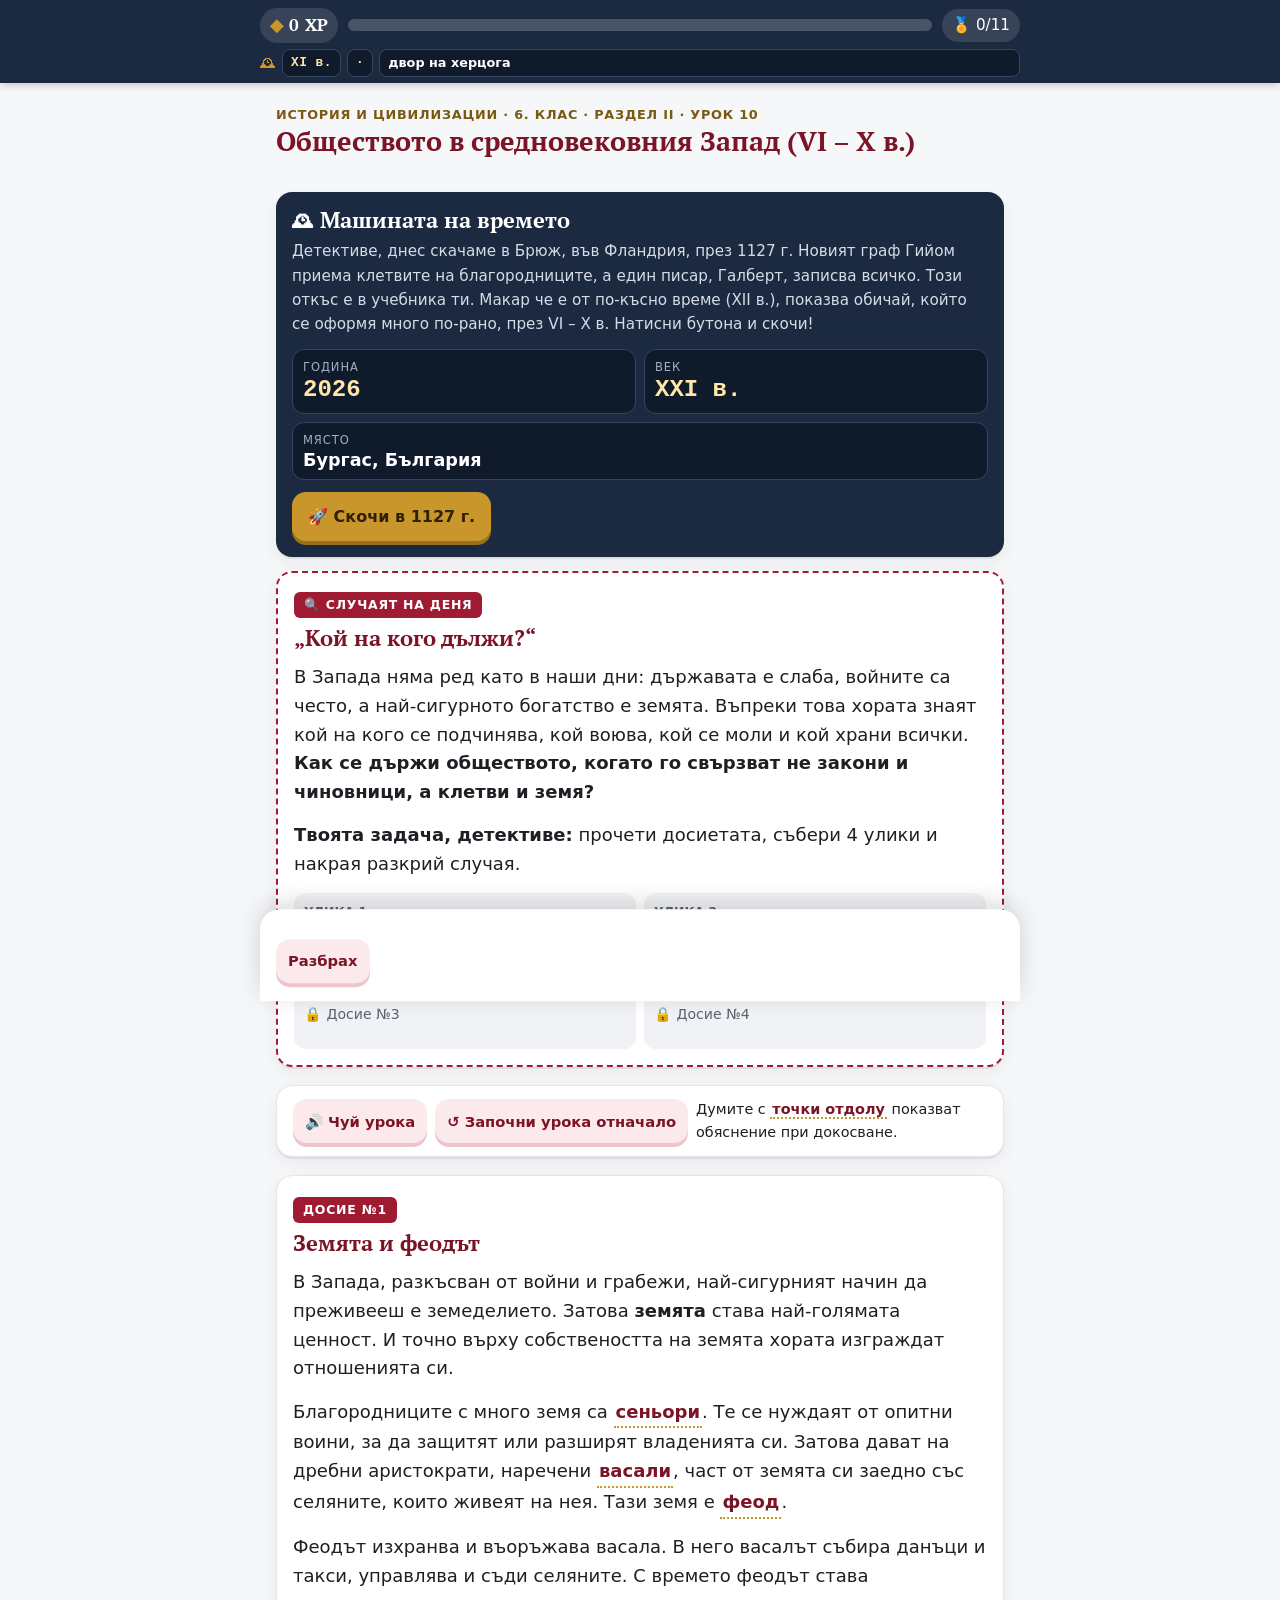
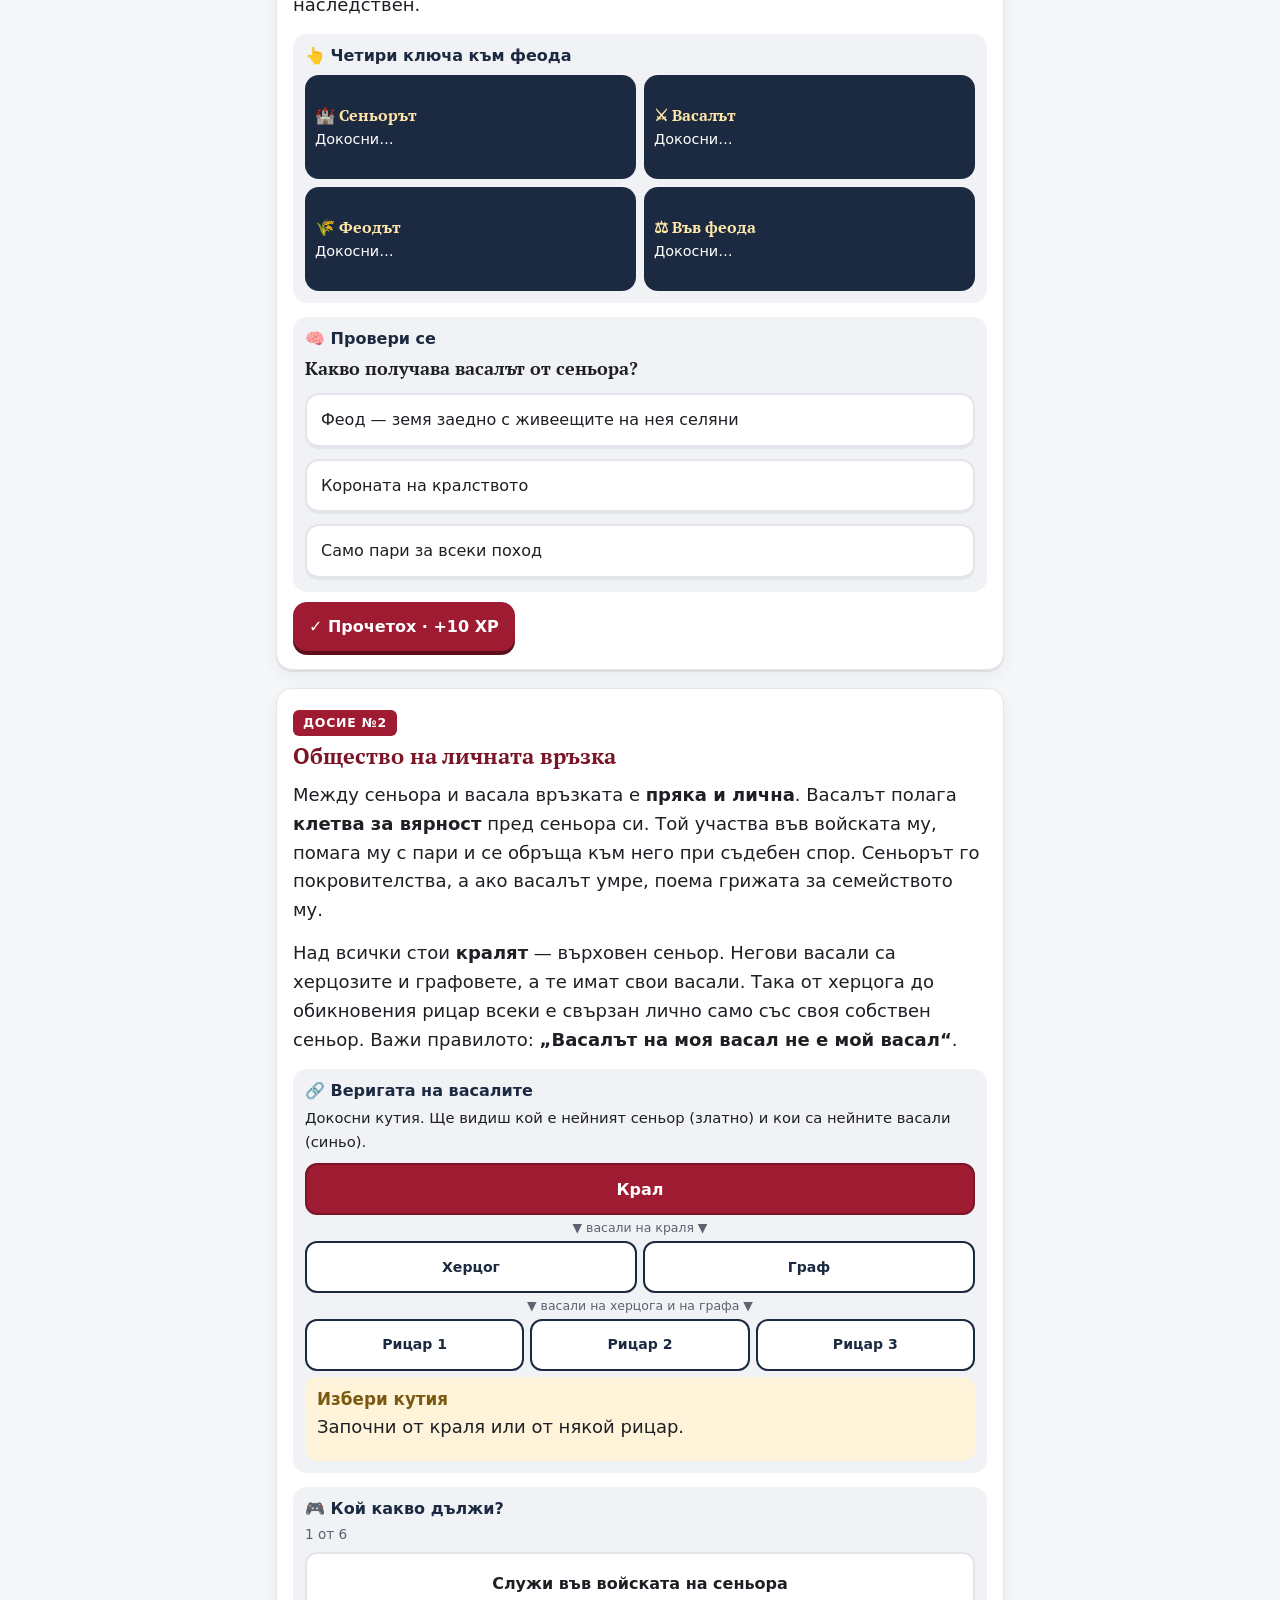
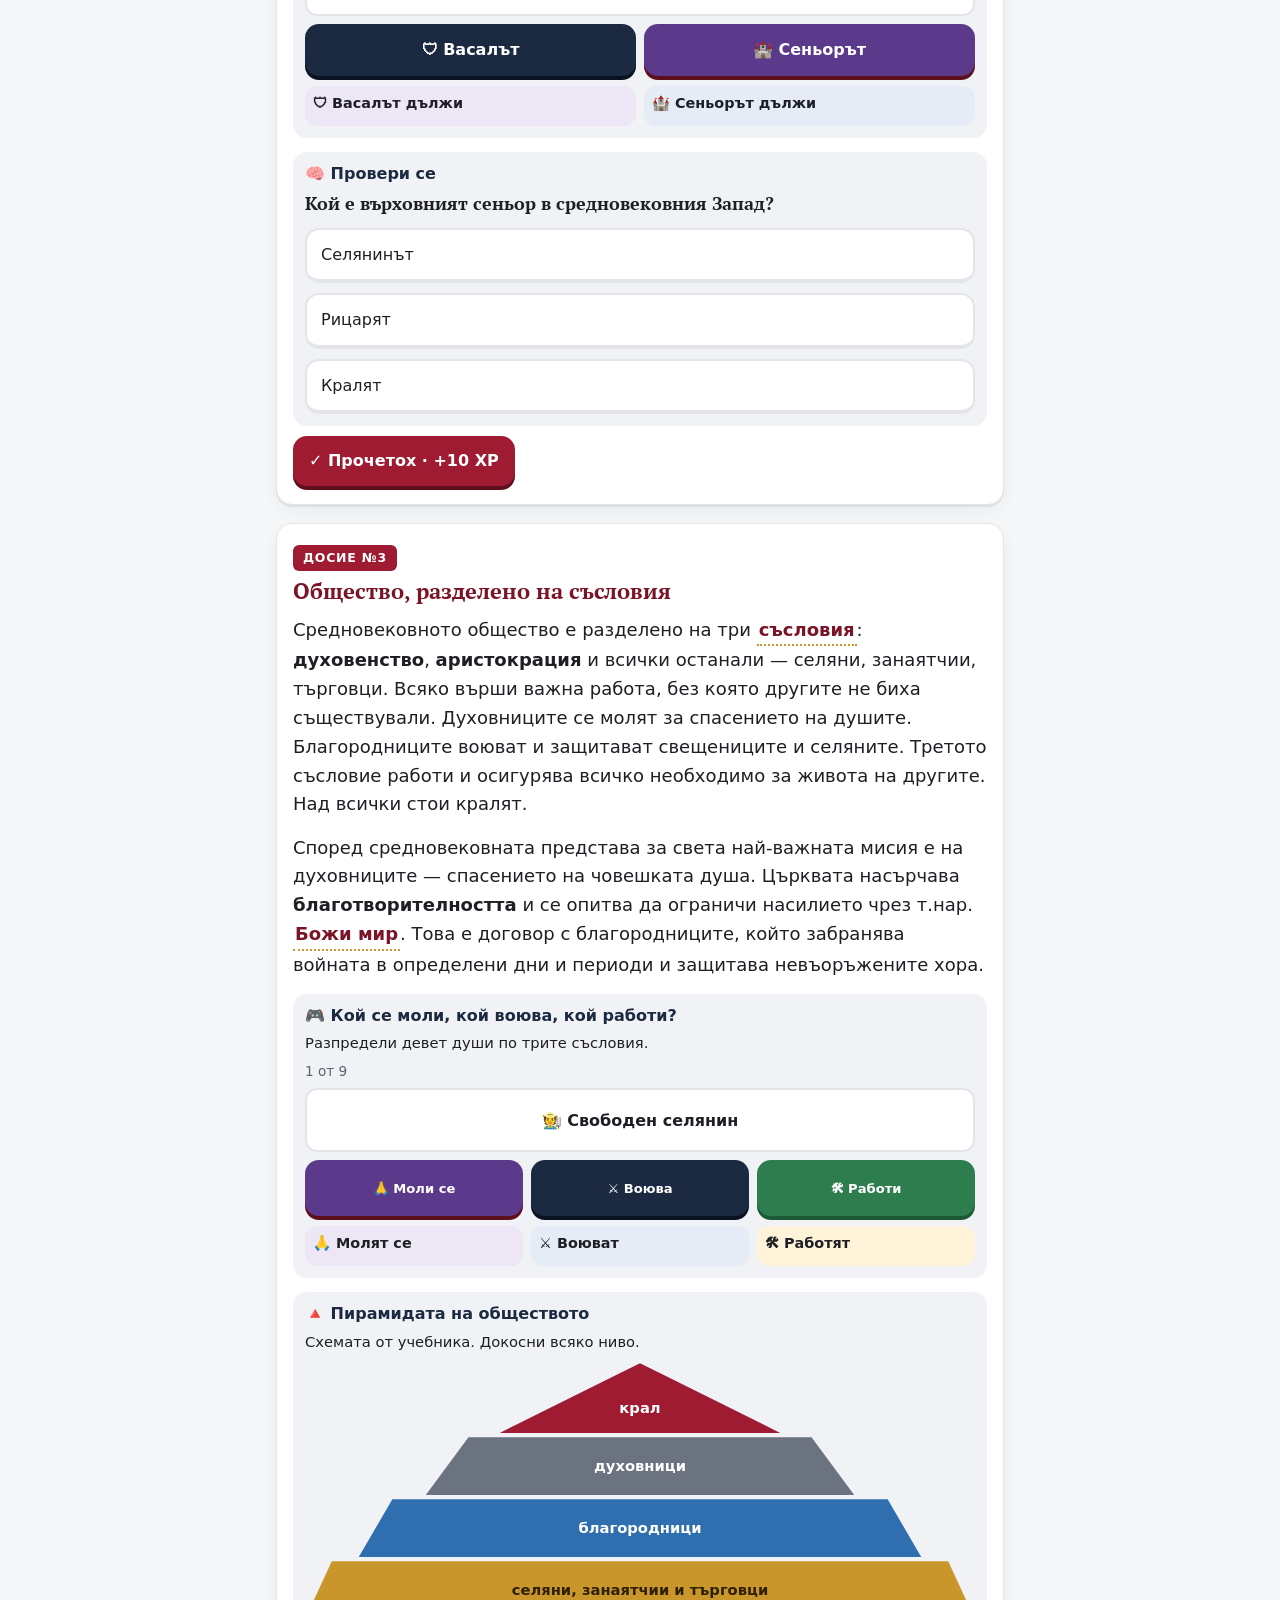
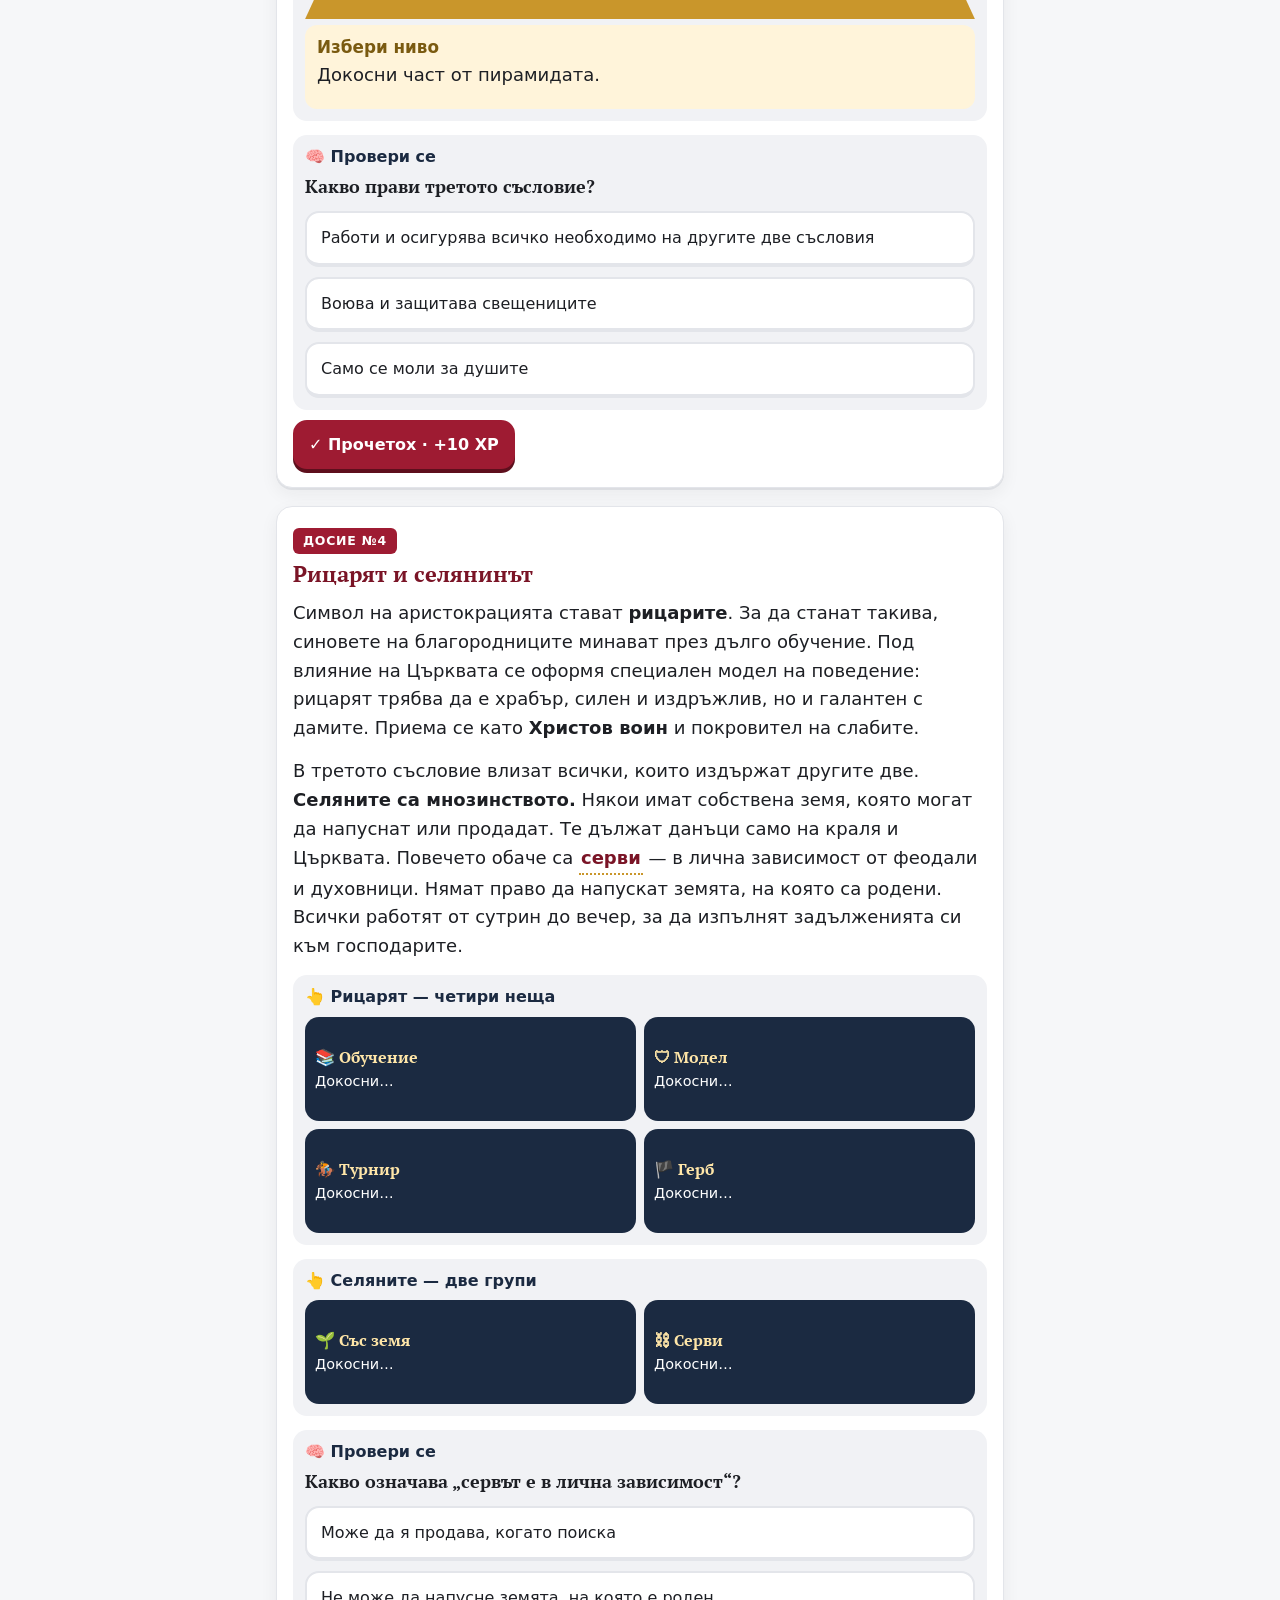
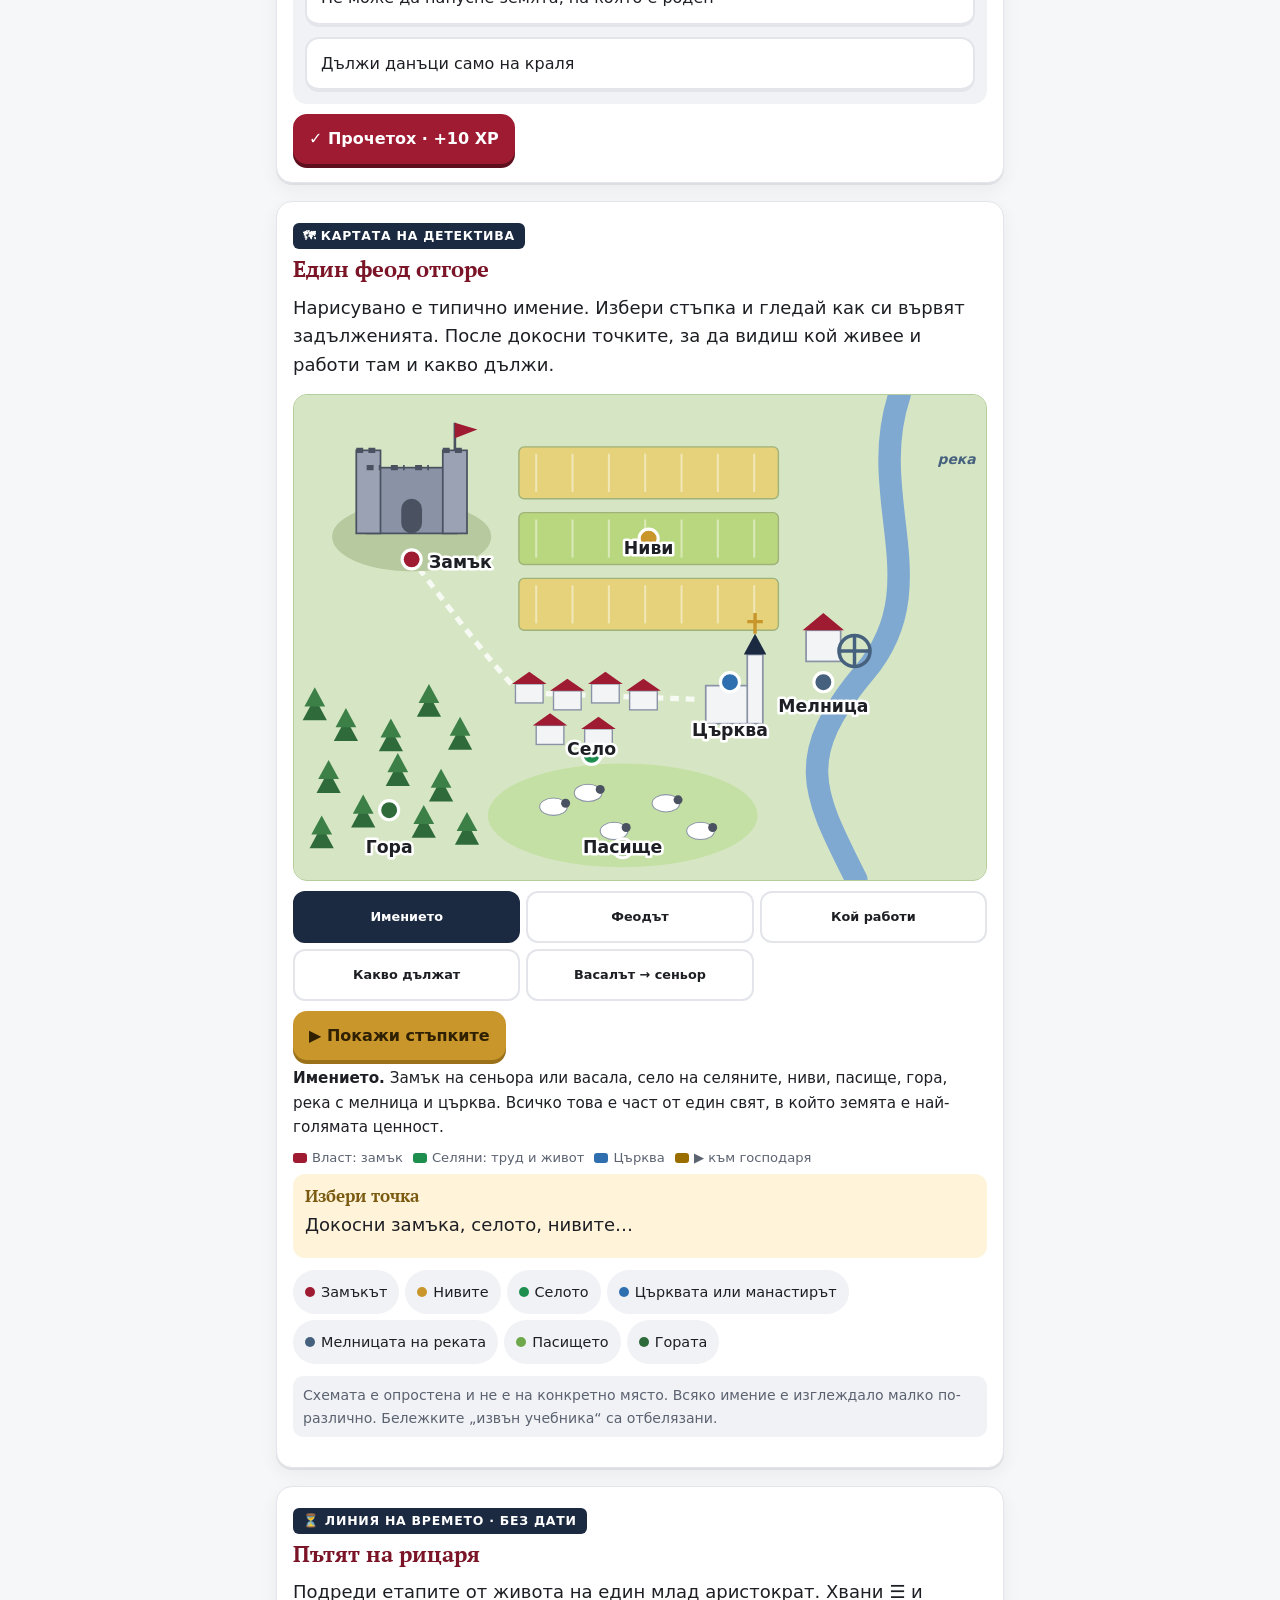
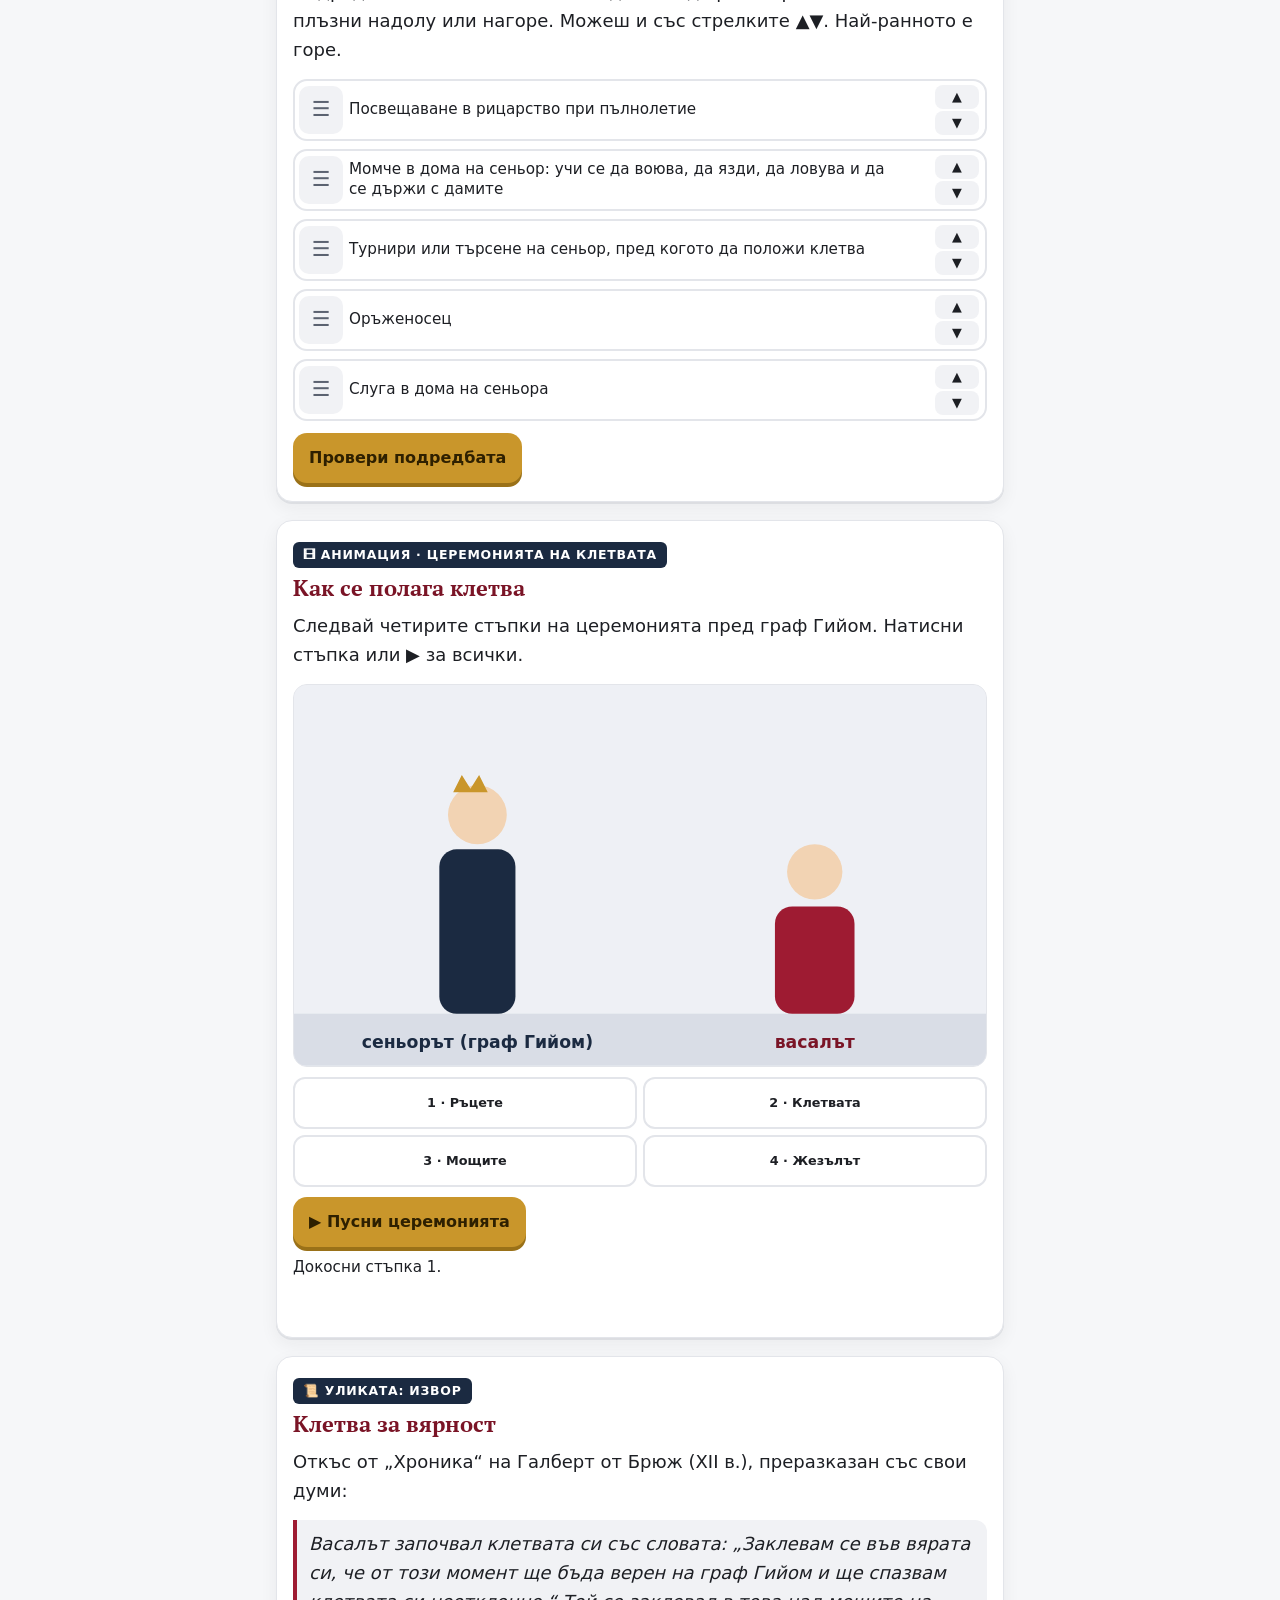
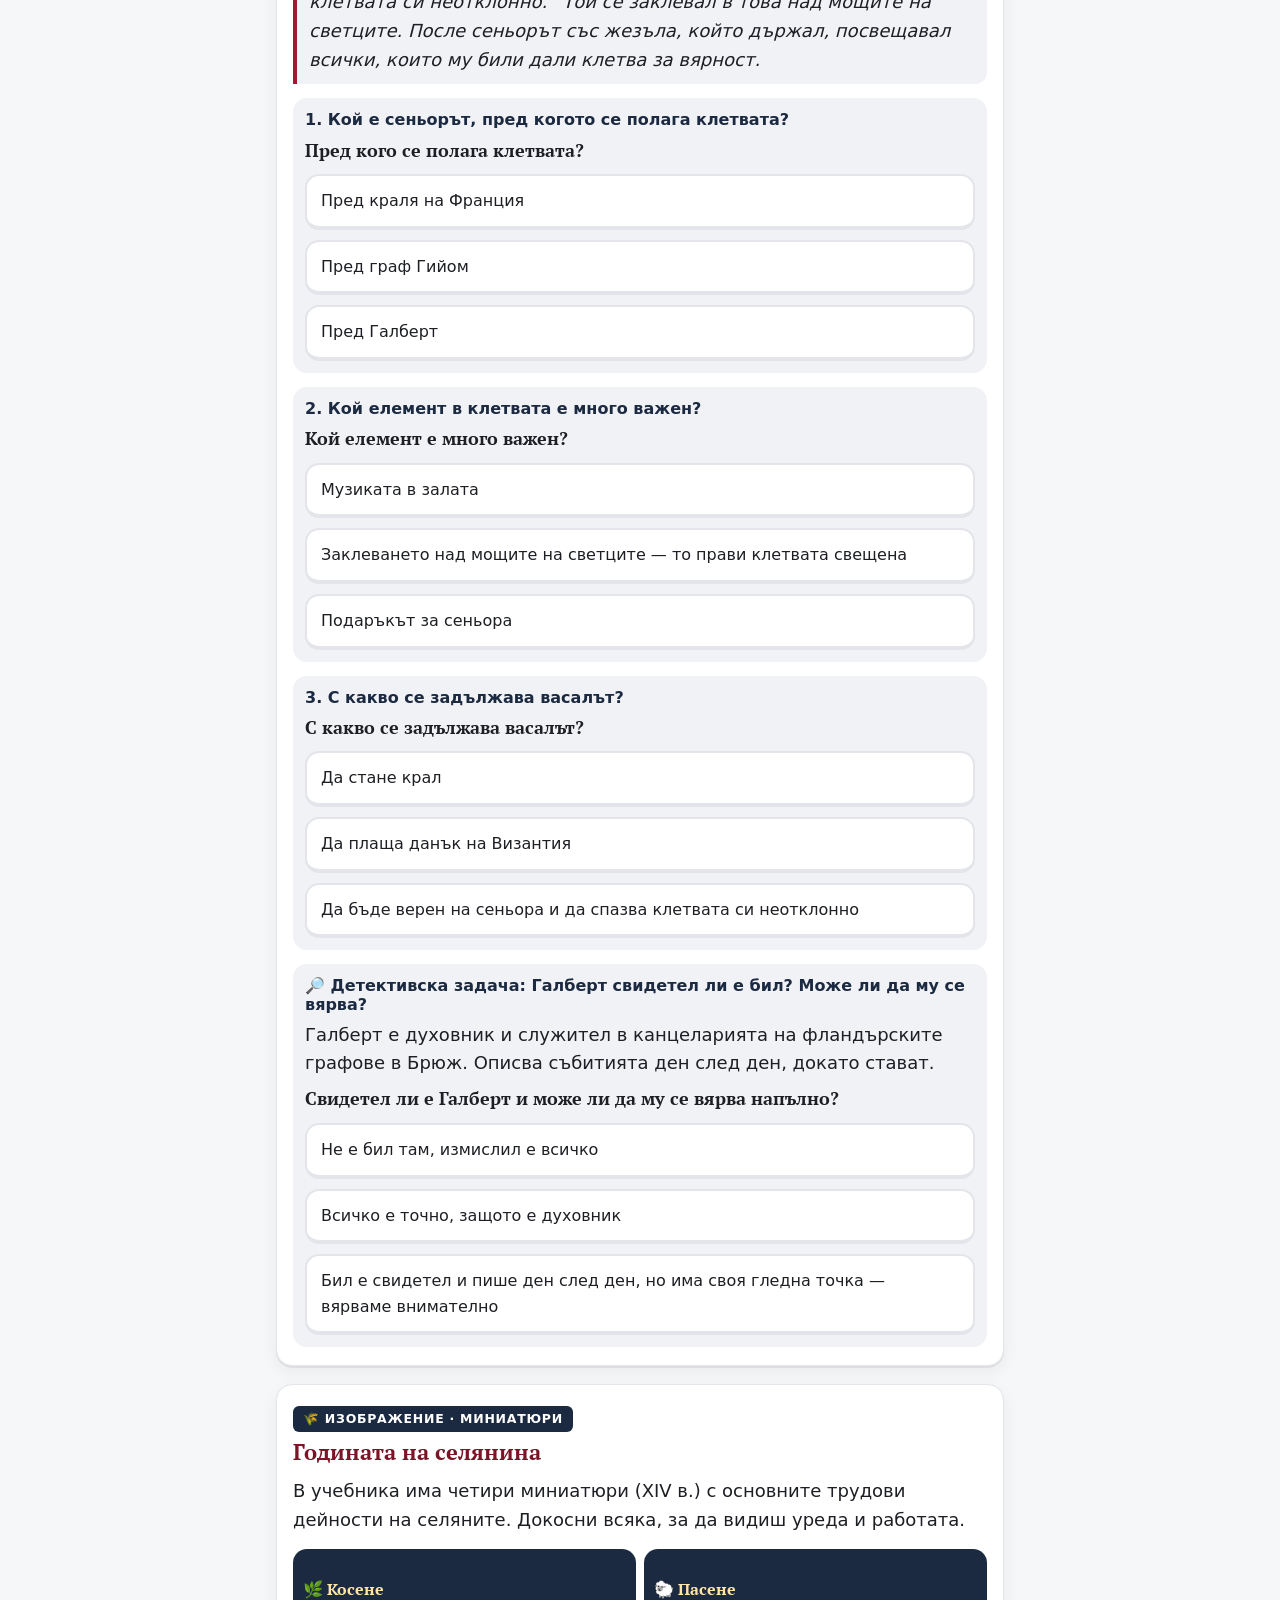
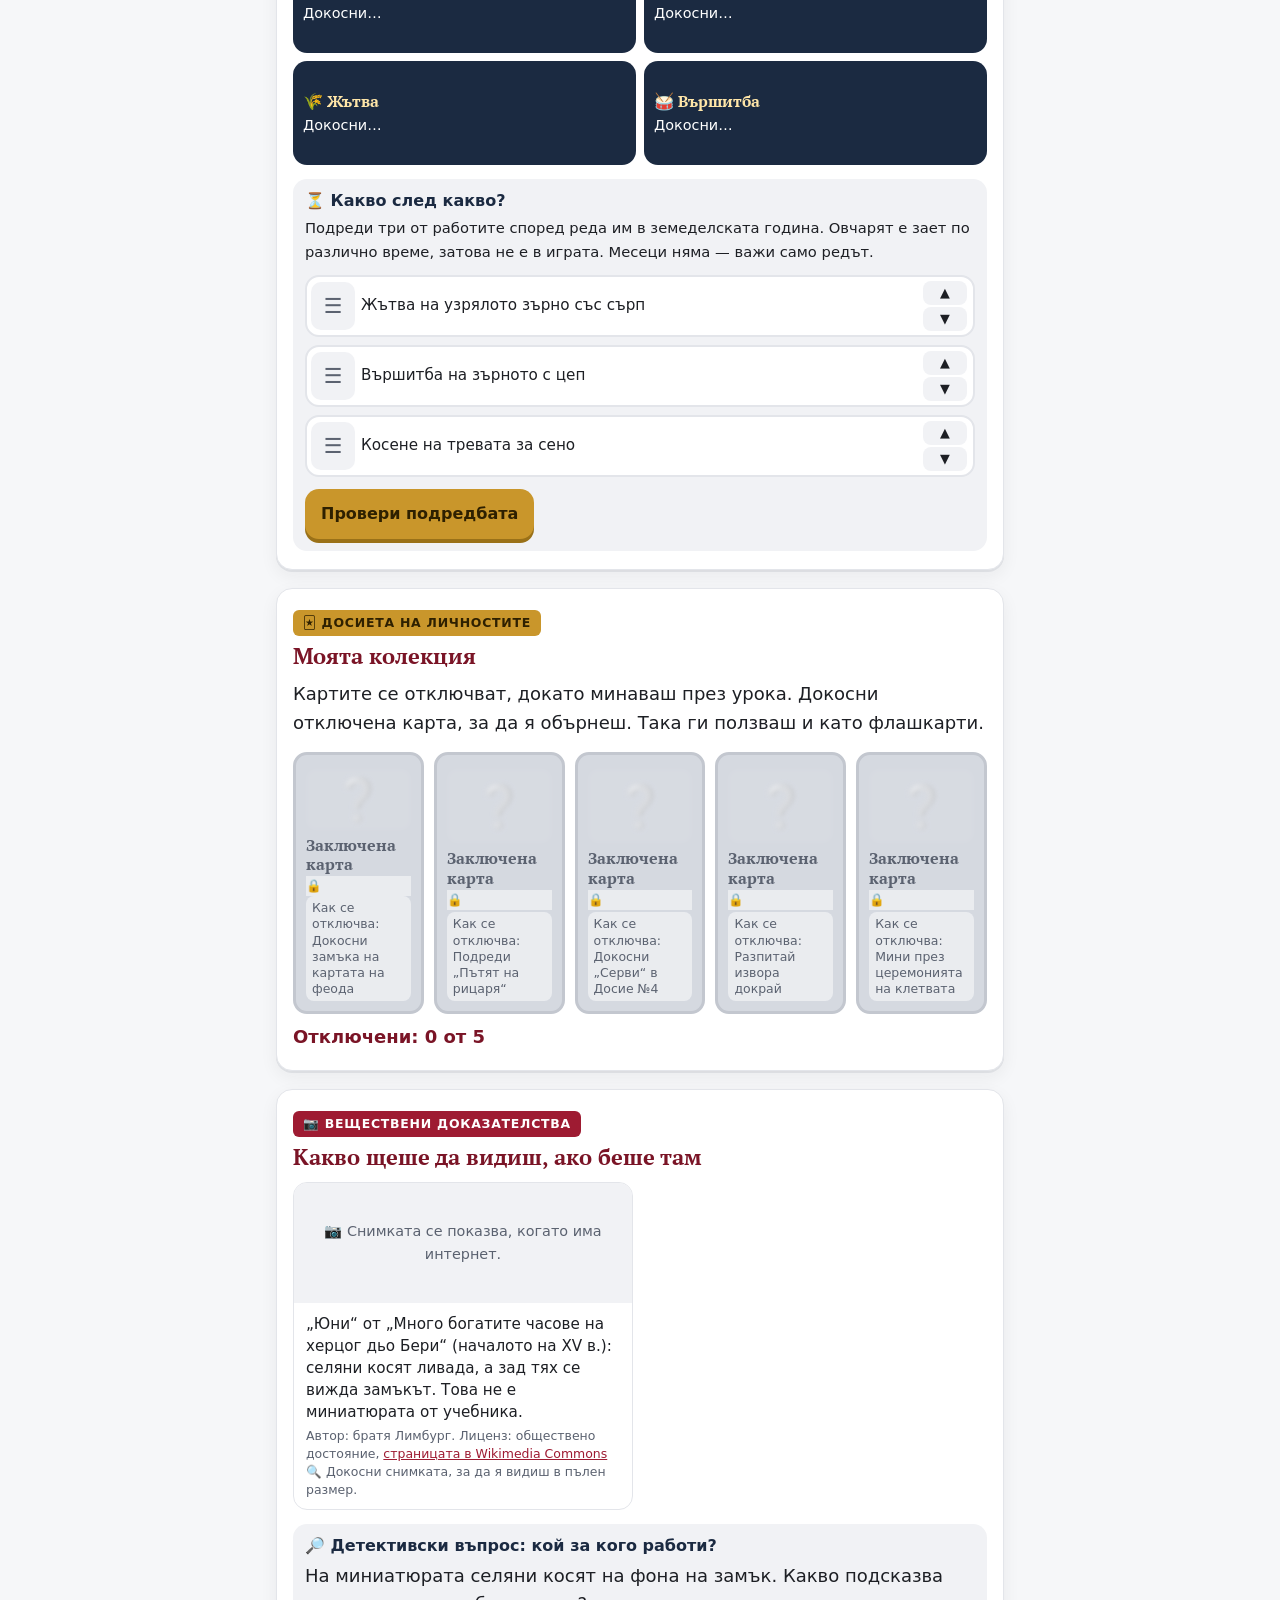
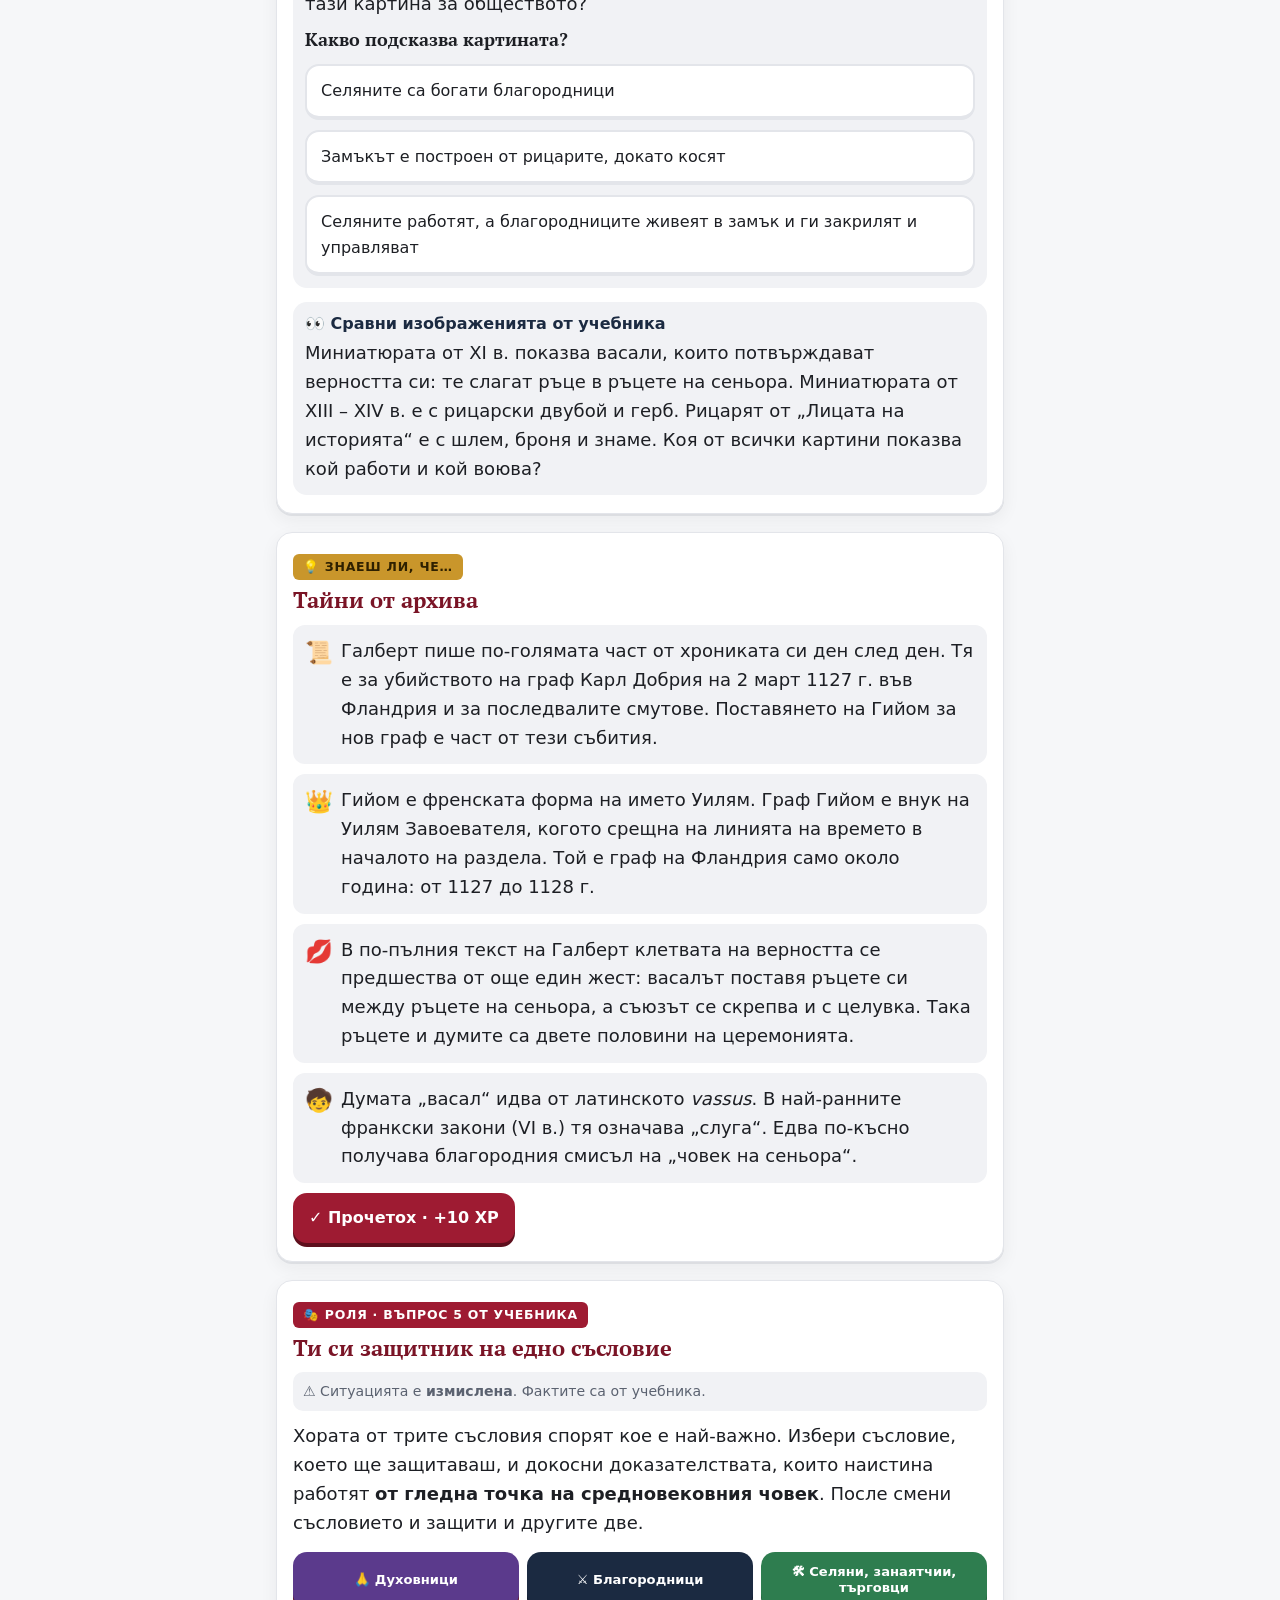
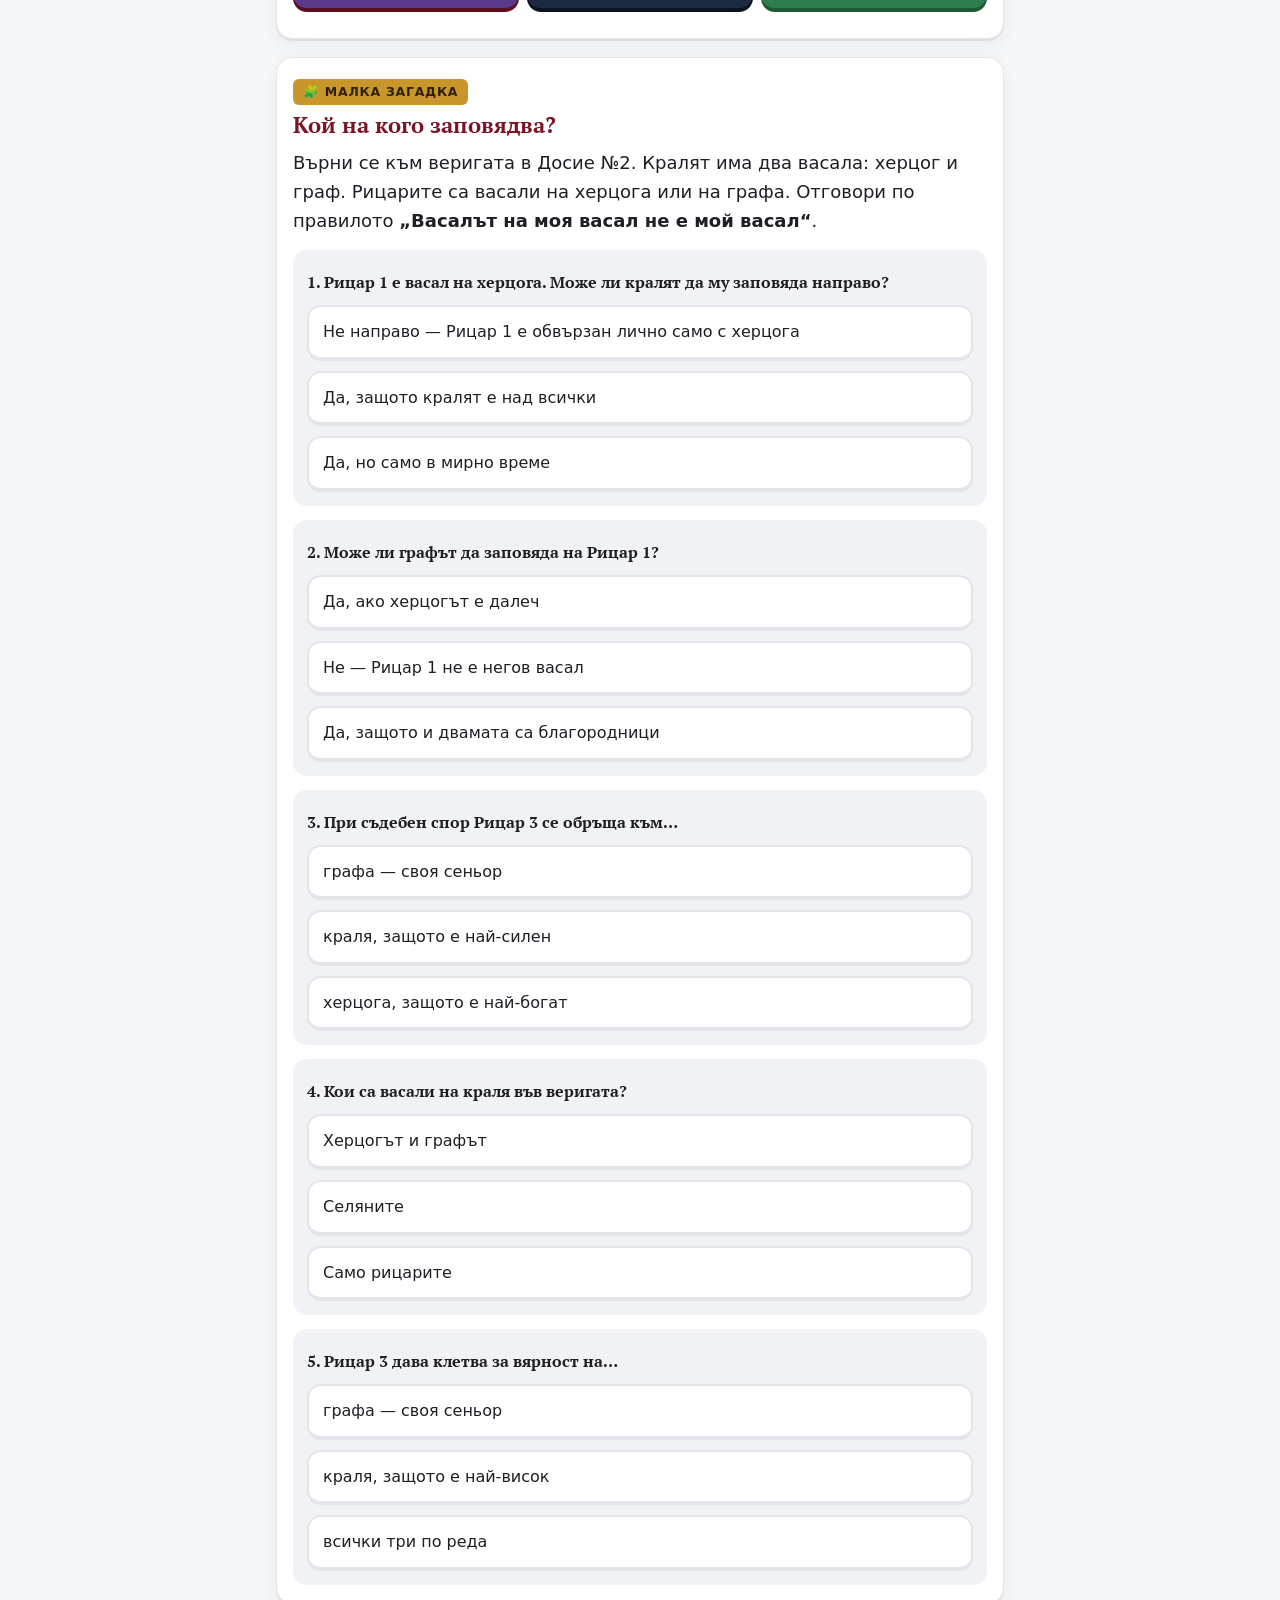
<file: istoriya-6-urok-10-obshtestvoto-v-srednovekovniya-zapad.html>
<!DOCTYPE html>
<html lang="bg">
<head>
<meta charset="utf-8">
<meta name="viewport" content="width=device-width, initial-scale=1, viewport-fit=cover">
<meta name="robots" content="noindex, nofollow">
<meta name="theme-color" content="#9E1B32">
<link rel="icon" href="favicon.svg" type="image/svg+xml">
<link rel="icon" href="favicon.ico" sizes="any">
<link rel="apple-touch-icon" href="apple-touch-icon.png">
<link rel="manifest" href="site.webmanifest">
<title>Урок 10 · Обществото в средновековния Запад (VI – X в.)</title>
<link rel="preconnect" href="https://fonts.googleapis.com">
<link rel="preconnect" href="https://fonts.gstatic.com" crossorigin>
<link href="https://fonts.googleapis.com/css2?family=PT+Serif:wght@700&display=swap&subset=cyrillic" rel="stylesheet">
<style>
:root{
  --red:#9E1B32; --red-2:#7A1426; --red-soft:#FBE9EC;
  --navy:#1B2A41;
  --gold:#C9962B; --gold-soft:#FFF4DA; --gold-ink:#7A5A10;
  --paper:#F6F7F9; --card:#FFFFFF;
  --ink:#1D1F24; --muted:#5B6270; --line:#E3E5EA;
  --ok:#1E8E4E; --ok-soft:#E3F5EA;
  --bad:#D1491F; --bad-soft:#FDEBE3;
  --soft:#F1F2F5;
  --sea:#CFE0EE; --land:#E6E8EC; --west:#E3A1AC; --east:#9DB0CF; --unit:#E9CF8E;
  --r:16px; --shadow:0 2px 0 rgba(27,42,65,.08), 0 6px 18px rgba(29,31,36,.06);
  --head:"PT Serif", Georgia, "Times New Roman", serif;
  --body:system-ui, "Roboto", "Segoe UI", Arial, sans-serif;
}
*{box-sizing:border-box}
html{scroll-behavior:smooth;-webkit-text-size-adjust:100%}
body{margin:0;background:var(--paper);color:var(--ink);font:18px/1.6 var(--body);overflow-x:hidden}
h1,h2,h3{font-family:var(--head);line-height:1.2;margin:0 0 .5em;color:var(--red-2)}
h1{font-size:1.7rem}
h2{font-size:1.35rem}
h3{font-size:1.1rem}
p{margin:.5em 0 .8em}
a{color:var(--red)}
button{font:inherit;cursor:pointer;-webkit-tap-highlight-color:transparent}
img{max-width:100%}
.wrap{max-width:760px;margin:0 auto;padding:0 16px 120px}

/* ---------- Top bar + машината на времето ---------- */
.topbar{position:sticky;top:0;z-index:50;background:var(--navy);color:#fff;padding:8px 16px 6px;box-shadow:0 2px 8px rgba(0,0,0,.2)}
.topbar-in{max-width:760px;margin:0 auto;display:flex;align-items:center;gap:10px}
.xp{display:flex;align-items:center;gap:6px;font-family:var(--head);font-weight:700;font-size:1.05rem;background:rgba(255,255,255,.12);padding:4px 10px;border-radius:999px;white-space:nowrap}
.xp .gem{color:var(--gold)}
.xp.bump{animation:bump .5s}
@keyframes bump{30%{transform:scale(1.25)}}
.prog{flex:1;height:12px;background:rgba(255,255,255,.2);border-radius:999px;overflow:hidden}
.prog>i{display:block;height:100%;width:0;background:var(--gold);border-radius:999px;transition:width .6s}
.badgecount{font-size:.95rem;white-space:nowrap;background:rgba(255,255,255,.12);padding:4px 10px;border-radius:999px}
.tm{max-width:760px;margin:6px auto 0;display:flex;gap:6px;align-items:stretch;font-size:.8rem}
.tm .lbl{display:flex;align-items:center;color:var(--gold);font-size:1rem}
.tm .cell{background:#0F1A2B;border:1px solid #33455F;border-radius:8px;padding:2px 8px;overflow:hidden;display:flex;align-items:center;min-height:28px}
.tm .cell b{display:block;font-family:"Courier New",monospace;font-weight:700;color:#FFE6A8;letter-spacing:.04em;white-space:nowrap}
.tm .cell.place{flex:1;min-width:0}
.tm .cell.place b{overflow:hidden;text-overflow:ellipsis;font-family:var(--body);font-weight:600;letter-spacing:0;color:#fff}
.tm .cell b.roll{animation:roll .45s ease-out}
@keyframes roll{0%{transform:translateY(-110%);opacity:0}60%{transform:translateY(12%);opacity:1}100%{transform:translateY(0)}}
.toast{position:fixed;left:50%;top:92px;transform:translateX(-50%) translateY(-20px);opacity:0;background:var(--gold);color:#2E2000;font-family:var(--head);font-weight:700;padding:8px 16px;border-radius:999px;z-index:60;transition:.3s;pointer-events:none;box-shadow:var(--shadow);max-width:90vw;text-align:center}
.toast.show{opacity:1;transform:translateX(-50%) translateY(0)}

/* ---------- Hero ---------- */
.hero{padding:22px 0 6px}
.kicker{font-family:var(--body);font-weight:700;color:var(--gold-ink);letter-spacing:.06em;text-transform:uppercase;font-size:.8rem}
.board{background:var(--navy);color:#fff;border-radius:var(--r);padding:16px;margin:14px 0;box-shadow:var(--shadow)}
.board h2{color:#fff;margin-bottom:6px}
.board p{color:#D6DCE6;margin:.3em 0 .8em;font-size:.95rem}
.dials{display:grid;grid-template-columns:1fr 1fr;gap:8px;margin:10px 0 12px}
.dial{background:#0F1A2B;border:1px solid #33455F;border-radius:12px;padding:8px 10px;overflow:hidden}
.dial small{display:block;color:#9FB0C8;font-size:.72rem;text-transform:uppercase;letter-spacing:.08em}
.dial b{display:block;font-family:"Courier New",monospace;font-size:1.5rem;color:#FFE6A8;line-height:1.2}
.dial.wide{grid-column:1/-1}
.dial.wide b{font-family:var(--body);font-size:1.1rem;color:#fff}
.dial b.roll{animation:roll .45s ease-out}
.case{background:var(--card);border:2px dashed var(--red);border-radius:var(--r);padding:16px;margin:14px 0;box-shadow:var(--shadow)}
.clues{display:grid;grid-template-columns:1fr 1fr;gap:8px;margin-top:10px}
.clue{border-radius:12px;padding:10px;font-size:.88rem;line-height:1.4;background:var(--soft);color:var(--muted);min-height:74px}
.clue b{display:block;font-family:var(--body);color:var(--muted);font-size:.78rem;margin-bottom:2px}
.clue.on{background:var(--gold-soft);color:var(--ink);animation:pop .4s}
.clue.on b{color:var(--gold-ink)}
@keyframes pop{0%{transform:scale(.9)}60%{transform:scale(1.05)}}

/* ---------- Cards ---------- */
.card{background:var(--card);border-radius:var(--r);padding:18px 16px;margin:18px 0;box-shadow:var(--shadow);border:1px solid var(--line)}
.dossier-tag{display:inline-block;font-family:var(--body);font-weight:700;font-size:.78rem;color:#fff;background:var(--red);padding:3px 10px;border-radius:6px;margin-bottom:8px;letter-spacing:.06em}
.dossier-tag.navy{background:var(--navy)}
.dossier-tag.gold{background:var(--gold);color:#2E2000}
.row{display:flex;gap:8px;flex-wrap:wrap;align-items:center}
.btn{border:0;border-radius:14px;padding:12px 16px;min-height:48px;font-family:var(--body);font-weight:700;font-size:1rem;background:var(--red);color:#fff;box-shadow:0 4px 0 #5E0F1D;transition:transform .08s}
.btn:active{transform:translateY(3px);box-shadow:0 1px 0 #5E0F1D}
.btn.ghost{background:var(--red-soft);color:var(--red-2);box-shadow:0 4px 0 #EBC6CD}
.btn.gold{background:var(--gold);color:#2E2000;box-shadow:0 4px 0 #9A7118}
.btn.navy{background:var(--navy);box-shadow:0 4px 0 #0B1320}
.btn.done{background:var(--ok);box-shadow:0 4px 0 #146638}
.btn[disabled]{opacity:.6;cursor:default}
.btn.small{min-height:44px;padding:8px 12px;font-size:.92rem}
.readbtn{margin-top:10px}
.term{background:none;border:0;padding:0 2px;color:var(--red-2);font-weight:700;border-bottom:2px dotted var(--gold);font-size:inherit;line-height:inherit}
.hl{background:var(--gold-soft);padding:0 4px;border-radius:4px}
.key{display:inline-block;background:var(--gold-soft);color:var(--gold-ink);font-weight:700;border:1px solid #EBD39A;border-radius:6px;padding:0 5px;white-space:nowrap}
.task{background:var(--soft);border-radius:14px;padding:12px;margin-top:14px}
.task h3{font-size:1rem;margin-bottom:6px;color:var(--navy);font-family:var(--body)}
.note{font-size:.88rem;color:var(--muted);background:var(--soft);border-radius:10px;padding:8px 10px}

/* ribbons (стъпки, периоди) */
.ribbon{display:flex;gap:3px;margin:10px 0 6px}
.ribbon button{border:0;border-radius:8px;min-height:52px;padding:4px 2px;font-size:.72rem;font-weight:700;color:#fff;line-height:1.15;position:relative;min-width:0;overflow:hidden}
.ribbon button.seen:after{content:"✓";position:absolute;top:1px;right:4px;font-size:.7rem}
.ribbon button.active{outline:3px solid var(--gold);outline-offset:1px}
.ribticks{display:flex;justify-content:space-between;font-size:.72rem;color:var(--muted);margin-bottom:6px}
.infobox{background:var(--gold-soft);border-radius:12px;padding:12px;min-height:84px;margin-top:6px}
.infobox h3{margin:0 0 4px;color:var(--gold-ink);font-size:1.05rem}
.infobox p{margin:0}

/* flip tiles */
.tiles{display:grid;grid-template-columns:1fr 1fr;gap:8px;margin-top:10px}
.tile{border:0;border-radius:14px;min-height:104px;padding:10px;text-align:left;background:var(--navy);color:#fff;font-size:.9rem;line-height:1.35}
.tile b{display:block;font-family:var(--head);font-size:1.02rem;margin-bottom:4px;color:#FFE6A8}
.tile.open{background:var(--gold-soft);color:var(--ink);animation:pop .35s}
.tile.open b{color:var(--gold-ink)}

/* sorter */
.sorter{background:var(--soft);border-radius:14px;padding:12px;margin-top:10px}
.sortcard{background:#fff;border:2px solid var(--line);border-radius:12px;padding:12px;min-height:64px;font-weight:600;text-align:center;display:flex;align-items:center;justify-content:center}
.sortbtns{display:grid;grid-template-columns:1fr 1fr;gap:8px;margin-top:10px}
.cols{display:grid;grid-template-columns:1fr 1fr;gap:8px;margin-top:12px}
.col{border-radius:12px;padding:8px;font-size:.82rem;line-height:1.35;min-height:60px}
.col h4{margin:0 0 4px;font-size:.85rem}
.col.w{background:var(--red-soft)}.col.w h4{color:var(--red-2)}
.col.e{background:#E6ECF5}.col.e h4{color:var(--navy)}
.col div{margin-bottom:4px}

/* names chain */
.chain{display:grid;gap:8px;margin-top:10px}
.chain button{border:2px solid var(--line);background:#fff;border-radius:14px;min-height:52px;text-align:left;padding:10px 12px;font-size:.95rem;color:var(--ink)}
.chain button b{font-family:var(--head);color:var(--red-2);font-size:1.1rem}
.chain button[disabled]{opacity:.45}
.chain button.open{border-color:var(--gold);background:var(--gold-soft);opacity:1}
.chain .arrow{text-align:center;color:var(--muted);font-size:1.1rem;line-height:1}

/* map */
.mapbox{background:var(--sea);border-radius:14px;overflow:hidden;border:1px solid #B7CCE0;touch-action:manipulation}
.mapbox svg{display:block;width:100%;height:auto}
.maplabel{font:700 11px var(--body);fill:#46617E;letter-spacing:.1em;pointer-events:none}
.regionlabel{font:800 11px var(--body);letter-spacing:.06em;paint-order:stroke;stroke:#fff;stroke-width:3px;stroke-linejoin:round;pointer-events:none}
.contlabel{font:700 13px var(--body);fill:#8A909B;letter-spacing:.3em;pointer-events:none}
.river{fill:none;stroke:#7FA8CB;stroke-width:1.3;pointer-events:none}
.coast{fill:none;stroke:#8FAAC4;stroke-width:.8;pointer-events:none}
.mk{cursor:pointer}
.mk .dot{stroke:#fff;stroke-width:1.8}
.mk .halo{fill:none;stroke-width:2.5;opacity:0}
.mk.active .halo{opacity:1;animation:ring 1.2s infinite}
@keyframes ring{0%{r:6;opacity:1}100%{r:18;opacity:0}}
.mk.seen .dot{stroke:var(--ink)}
.mk.fallen .dot{fill:#fff!important;stroke-width:3}
.mk text{font:700 10px var(--body);fill:var(--ink);paint-order:stroke;stroke:#fff;stroke-width:3px;stroke-linejoin:round;pointer-events:none}
.chips{display:flex;flex-wrap:wrap;gap:6px;margin:12px 0}
.chip{border:0;border-radius:999px;padding:8px 12px;min-height:44px;font-size:.9rem;background:var(--soft);color:var(--ink);display:inline-flex;align-items:center;gap:6px}
.chip i{width:10px;height:10px;border-radius:50%;display:inline-block;flex:none}
.chip.seen{background:#E6ECF5}
.chip.active{background:var(--navy);color:#fff}
.legend{display:flex;flex-wrap:wrap;gap:10px;font-size:.82rem;color:var(--muted);margin-top:8px}
.legend span{display:inline-flex;align-items:center;gap:5px}
.legend i{width:14px;height:10px;border-radius:3px;display:inline-block}
.steps{display:grid;grid-template-columns:repeat(2,1fr);gap:6px;margin-top:10px}
.steps button{border:2px solid var(--line);background:#fff;border-radius:12px;min-height:52px;padding:4px;font-size:.8rem;font-weight:700;line-height:1.2;color:var(--ink)}
.steps button.active{border-color:var(--navy);background:var(--navy);color:#fff}
.steps button.seen:not(.active){border-color:var(--gold)}
input[type=range]{width:100%;height:44px;accent-color:var(--red);margin:6px 0 0}
.stepcap{font-size:.95rem;margin:6px 0 0;min-height:3em}

/* routes on the map (Великото преселение) */
.routes path{fill:none;stroke-width:2.6;stroke-linecap:round;opacity:0;stroke-dasharray:1;stroke-dashoffset:1;transition:opacity .3s}
.routes path.show{opacity:1;stroke-dashoffset:0;animation:draw .9s ease forwards}
.routes path.huns{stroke:var(--red)}
.routes path.vest{stroke:var(--navy)}
.routes path.vand{stroke:var(--gold-ink)}
@keyframes draw{from{stroke-dashoffset:1}to{stroke-dashoffset:0}}

/* timeline sorting */
.sortl{list-style:none;padding:0;margin:12px 0;display:grid;gap:8px;position:relative}
.sitem{display:flex;align-items:center;gap:6px;background:#fff;border:2px solid var(--line);border-radius:14px;padding:4px 6px 4px 4px;min-height:56px;position:relative;touch-action:pan-y;user-select:none;-webkit-user-select:none}
.sitem.dragging{z-index:5;box-shadow:0 10px 24px rgba(0,0,0,.18);border-color:var(--gold);transition:none}
.sitem .handle{flex:none;width:44px;height:48px;display:flex;align-items:center;justify-content:center;font-size:1.3rem;color:var(--muted);touch-action:none;cursor:grab;border-radius:10px;background:var(--soft)}
.sitem .txt{flex:1;font-size:.95rem;line-height:1.3}
.sitem .yr{display:none;font-weight:800;color:var(--gold-ink);margin-right:4px}
.sitem .mv{flex:none;display:flex;flex-direction:column;gap:2px}
.sitem .mv button{border:0;background:var(--soft);border-radius:8px;width:44px;height:24px;font-size:.8rem;color:var(--ink);padding:0}
.sitem.ok{border-color:var(--ok);background:var(--ok-soft)}
.sitem.bad{border-color:var(--bad);background:var(--bad-soft)}
.sitem .mark{flex:none;font-weight:800;width:18px;text-align:center}
.sorted .sitem .yr{display:inline}

/* quiz/options */
.stage{background:var(--soft);border-radius:14px;padding:14px;margin-top:10px}
.opts{display:grid;gap:10px;margin-top:10px}
.opt{border:2px solid var(--line);border-bottom-width:4px;background:#fff;border-radius:14px;padding:12px 14px;min-height:52px;text-align:left;font-size:1rem;color:var(--ink)}
.opt:active{transform:translateY(2px)}
.opt.right{border-color:var(--ok);background:var(--ok-soft)}
.opt.right:before{content:"✓ ";color:var(--ok);font-weight:800}
.opt.wrong{border-color:var(--bad);background:var(--bad-soft)}
.opt.wrong:before{content:"✗ ";color:var(--bad);font-weight:800}
.opt[disabled]{cursor:default}
.fb{border-radius:14px;padding:12px 14px;margin-top:12px;display:none}
.fb.ok{display:block;background:var(--ok-soft);border:2px solid var(--ok)}
.fb.bad{display:block;background:var(--bad-soft);border:2px solid var(--bad)}
.fb b{font-family:var(--body)}
.fb.ok b{color:#146638}.fb.bad b{color:#9C3312}
.fb.ok b:before{content:"✓ "}.fb.bad b:before{content:"✗ "}
.qhead{display:flex;justify-content:space-between;align-items:center;gap:8px;font-size:.9rem;color:var(--muted)}
.qprog{height:14px;background:#DDE1E7;border-radius:999px;overflow:hidden;margin:8px 0 12px}
.qprog i{display:block;height:100%;width:0;background:var(--ok);transition:width .4s}
.qtext{font-family:var(--head);font-weight:700;font-size:1.12rem;color:var(--ink);margin:.3em 0}
.path{display:flex;flex-direction:column;align-items:center;gap:6px;margin:14px 0}
.node{width:84px;height:84px;border-radius:50%;border:0;font-family:var(--head);font-weight:700;font-size:1.6rem;color:#fff;background:var(--red);box-shadow:0 6px 0 #5E0F1D;position:relative}
.node:nth-child(2){margin-left:90px}.node:nth-child(3){margin-right:90px}
.node[disabled]{background:#C3C7CF;box-shadow:0 6px 0 #9A9FA9;cursor:default}
.node.done{background:var(--gold);box-shadow:0 6px 0 #9A7118;color:#2E2000}
.node span{position:absolute;top:92px;left:50%;transform:translateX(-50%);white-space:nowrap;font-size:.8rem;color:var(--muted);font-weight:700;font-family:var(--body)}
.pathwrap{padding-bottom:26px}

/* source clue */
.qblock{margin-top:14px}
.qblock .qtext{font-size:1.02rem}

/* personality cards */
.pcards{display:grid;grid-template-columns:repeat(auto-fill,minmax(128px,1fr));gap:10px;margin-top:10px}
.pcard{perspective:900px;height:262px;border:0;padding:0;background:none;text-align:left}
.pcard-in{position:relative;width:100%;height:100%;transition:transform .5s;transform-style:preserve-3d}
.pcard.flip .pcard-in{transform:rotateY(180deg)}
.pface{position:absolute;inset:0;backface-visibility:hidden;-webkit-backface-visibility:hidden;border-radius:14px;padding:10px;overflow:hidden;display:flex;flex-direction:column}
.pfront{background:linear-gradient(160deg,var(--red) 0%,var(--red-2) 100%);color:#fff;border:3px solid var(--gold)}
.pfront .av{font-size:2.6rem;line-height:1;margin:4px 0 6px;height:74px;display:flex;align-items:center;justify-content:center;background:rgba(255,255,255,.12);border-radius:10px;overflow:hidden}
.pfront .av img{width:100%;height:100%;object-fit:cover;object-position:top}
.pfront b{font-family:var(--head);font-size:1rem;line-height:1.2}
.pfront small{color:#FFE6A8;font-size:.78rem;display:block;margin-top:2px}
.pfront .sp{margin-top:auto;font-size:.78rem;background:rgba(0,0,0,.2);border-radius:8px;padding:4px 6px;line-height:1.3}
.pback{overflow-y:auto;background:var(--gold-soft);color:var(--ink);transform:rotateY(180deg);font-size:.76rem;line-height:1.35;border:3px solid var(--gold)}
.pback b{font-family:var(--head);color:var(--red-2);font-size:.95rem;margin-bottom:4px}
.pcard.locked .pfront{background:#D5D9E0;color:var(--muted);border-color:#C3C7CF}
.pcard.locked .pfront .av{filter:grayscale(1) blur(2px);opacity:.5}
.pcard.locked .pfront small,.pcard.locked .pfront .sp{color:var(--muted);background:rgba(255,255,255,.5)}
.pcard.new .pfront{animation:pop .5s}

/* gallery */
.gallery{display:grid;gap:14px}
figure{margin:0;background:var(--card);border-radius:14px;overflow:hidden;border:1px solid var(--line)}
figure img{display:block;width:100%;height:auto;max-height:75vh;object-fit:contain;background:#E4E6EA;cursor:zoom-in}
.zoomhint{font-size:.78rem;color:var(--muted)}
figure .noimg{height:120px;display:flex;align-items:center;justify-content:center;color:var(--muted);font-size:.9rem;padding:12px;text-align:center;background:var(--soft)}
figcaption{padding:10px 12px;font-size:.95rem;line-height:1.45}
figcaption small{display:block;color:var(--muted);font-size:.78rem;margin-top:4px}

/* did you know */
.dyk{display:grid;gap:10px}
.dyk div{background:var(--soft);border-radius:12px;padding:12px 12px 12px 48px;position:relative}
.dyk div:before{content:attr(data-i);position:absolute;left:12px;top:10px;font-size:1.4rem}

/* короната пътува (анимация) */
.crownbox{background:var(--soft);border-radius:14px;padding:16px;position:relative;height:120px;overflow:hidden;margin-top:10px}
.crownbox .city{position:absolute;top:8px;font-size:.78rem;font-weight:700;color:var(--muted)}
.crownbox .city.rome{left:8px}
.crownbox .city.cpl{right:8px;text-align:right}
.crownbox .track{position:absolute;left:44px;right:44px;top:56px;height:2px;border-top:2px dashed #B7BFCB}
.crownicon{position:absolute;top:56px;left:44px;transform:translate(-50%,-50%);font-size:2.1rem}
.crownicon.go{animation:crowntrip 2.8s ease-in-out forwards}
@keyframes crowntrip{0%{left:44px}100%{left:calc(100% - 44px)}}
.crowncap{position:absolute;bottom:6px;left:8px;right:8px;font-size:.82rem;color:var(--muted);text-align:center}

/* links */
.linkcard{display:block;text-decoration:none;color:var(--ink);background:var(--soft);border-radius:12px;padding:12px;margin:8px 0;border:1px solid var(--line)}
.linkcard b{font-family:var(--body);color:var(--red-2);display:block}
.linkcard small{color:var(--muted)}

/* interview / role */
.chat{display:grid;gap:8px;margin-top:10px}
.bubble{border-radius:14px;padding:10px 12px;font-size:.95rem;line-height:1.45;max-width:92%}
.bubble.q{background:var(--navy);color:#fff;justify-self:end}
.bubble.a{background:var(--soft);justify-self:start}
.bubble.v{background:var(--gold-soft);justify-self:start;border:1px solid #EBD39A}
.bubble small{display:block;font-size:.72rem;opacity:.75;margin-bottom:2px;font-weight:700}
.qbtns{display:grid;gap:8px;margin-top:10px}

/* vocab */
.vocab{display:grid;gap:8px}
.word{display:flex;align-items:center;gap:10px;background:var(--soft);border-radius:12px;padding:10px 12px}
.word .w{font-family:var(--head);font-weight:700;color:var(--red-2);min-width:96px}
.word .ex{font-size:.92rem;color:var(--muted);line-height:1.4}
.word button{margin-left:auto;flex:none;border:0;background:#fff;border-radius:10px;width:44px;height:44px;font-size:1.1rem}
.hola .word .w{color:#B0452E}
.etym{display:grid;gap:10px;margin-top:10px}
.ety{border:2px solid var(--line);border-radius:14px;background:#fff;padding:12px;text-align:left;color:var(--ink);font-size:.95rem;width:100%}
.ety .root{font-family:var(--head);font-weight:700;color:var(--red-2);font-size:1.08rem}
.ety .root small{font-family:var(--body);color:var(--muted);font-weight:400;font-size:.85rem}
.ety .tree{display:none;margin-top:8px}
.ety.open{border-color:var(--gold)}
.ety.open .tree{display:block}
.branches{display:flex;flex-wrap:wrap;gap:6px;margin:6px 0 4px;padding-left:12px;border-left:3px solid var(--gold)}
.branches span{background:var(--soft);border-radius:8px;padding:3px 8px;font-size:.88rem}
.ety p{margin:.3em 0 0;font-size:.88rem;color:var(--muted)}

/* reveal / badges */
.reveal{text-align:center;overflow:hidden}
.stamp{display:none;margin:12px auto;width:max-content;max-width:100%;border:4px solid var(--red);color:var(--red);font-family:var(--head);font-weight:700;font-size:1.5rem;padding:6px 18px;border-radius:10px;transform:rotate(-6deg);letter-spacing:.06em}
.stamp.show{display:block;animation:stamp .5s}
@keyframes stamp{0%{transform:rotate(-6deg) scale(2.2);opacity:0}100%{transform:rotate(-6deg) scale(1);opacity:1}}
.badges{display:grid;grid-template-columns:repeat(auto-fill,minmax(100px,1fr));gap:10px;margin-top:12px}
.badge{background:var(--soft);border-radius:14px;padding:10px 6px;text-align:center;font-size:.78rem;color:var(--muted);filter:grayscale(1);opacity:.6}
.badge .ic{font-size:2rem;display:block}
.badge.on{filter:none;opacity:1;background:var(--gold-soft);color:var(--ink);animation:pop .4s}
.badge b{display:block;font-size:.85rem}

/* flashcards */
.flash{perspective:900px;margin:12px 0}
.flash-in{position:relative;height:180px;transition:transform .5s;transform-style:preserve-3d;cursor:pointer}
.flash.flip .flash-in{transform:rotateY(180deg)}
.face{position:absolute;inset:0;backface-visibility:hidden;-webkit-backface-visibility:hidden;border-radius:16px;display:flex;align-items:center;justify-content:center;text-align:center;padding:16px}
.front{background:var(--navy);color:#fff;font-family:var(--head);font-weight:700;font-size:1.45rem}
.back{background:var(--gold-soft);color:var(--ink);transform:rotateY(180deg);font-size:1rem;line-height:1.45}

/* summary */
.sum li{margin-bottom:6px}
.keydates{display:flex;flex-wrap:wrap;gap:6px;margin:10px 0}
.keydates span{background:var(--gold-soft);border:1px solid #EBD39A;border-radius:10px;padding:4px 8px;font-size:.9rem}
.keydates b{color:var(--gold-ink)}
textarea.plain{width:100%;min-height:200px;font:15px/1.5 var(--body);border:1px solid var(--line);border-radius:12px;padding:10px;background:#fff;color:var(--ink)}

/* glossary sheet */
.sheet-bg{position:fixed;inset:0;background:rgba(29,31,36,.45);z-index:70;display:none}
.sheet{position:fixed;left:0;right:0;bottom:0;z-index:71;background:#fff;border-radius:20px 20px 0 0;padding:18px 16px calc(18px + env(safe-area-inset-bottom));transform:translateY(110%);transition:transform .25s;max-width:760px;margin:0 auto;box-shadow:0 -6px 24px rgba(0,0,0,.15)}
.sheet.open{transform:translateY(0)}
.sheet h3{margin-bottom:6px}

/* audio panel */
.audiobar{position:fixed;left:0;right:0;bottom:0;z-index:55;background:#fff;border-top:1px solid var(--line);padding:8px 16px calc(8px + env(safe-area-inset-bottom));display:none;box-shadow:0 -4px 16px rgba(0,0,0,.08)}
.audiobar.show{display:block}
.audiobar-in{max-width:760px;margin:0 auto;display:flex;gap:8px;align-items:center}
.audiobar .t{flex:1;min-width:0;font-size:.85rem;color:var(--muted);overflow:hidden;white-space:nowrap;text-overflow:ellipsis}
.audiobar select{font:inherit;font-size:.9rem;padding:6px;border-radius:10px;border:1px solid var(--line);background:#fff;min-height:44px}
.voicewarn{display:none;margin-top:8px}

details{background:var(--soft);border-radius:12px;padding:10px 12px;margin:10px 0}
summary{font-weight:700;color:var(--red-2);cursor:pointer;min-height:32px}
.src li{font-size:.88rem;margin-bottom:4px;word-break:break-word}
@media (min-width:600px){ .gallery{grid-template-columns:1fr 1fr} }
@media (max-width:370px){ .steps button{font-size:.72rem} .tm{font-size:.74rem} }
@media (prefers-reduced-motion:reduce){*{animation:none!important;transition:none!important}}


/* ===== добавки за урок 9 ===== */
.tlabel{font:800 8px var(--body);fill:#2c3440;text-anchor:middle;paint-order:stroke;stroke:rgba(255,255,255,.75);stroke-width:2.2px;stroke-linejoin:round;pointer-events:none;letter-spacing:.04em}
.river{fill:none;stroke:#7FA9D1;stroke-width:1.6;stroke-linecap:round;pointer-events:none}
.rivlabel{font:italic 700 7px var(--body);fill:#46617E;pointer-events:none}
.lyr2{opacity:0;transition:opacity .8s ease}
.lyr2.on{opacity:1}
.steps.six{grid-template-columns:repeat(3,1fr)}
.tdl{font:800 8.5px var(--body);fill:#1B2A41;text-anchor:middle;paint-order:stroke;stroke:#fff;stroke-width:2.6px;stroke-linejoin:round;pointer-events:none}
#mapSvg.today .tlabel{display:none!important}
#todayG{opacity:0;transition:opacity .5s;pointer-events:none}
#todayG.on{opacity:1}
.todaylist{display:none;flex-wrap:wrap;gap:6px;margin-top:8px}
.todaylist.on{display:flex}
.todaylist span{background:#E6ECF5;border-radius:999px;padding:4px 10px;font-size:.85rem;font-weight:700;color:var(--navy)}
.todaylist span.part{background:var(--gold-soft);color:var(--gold-ink)}
.pulse{animation:pop .7s}
blockquote{margin:0}
/* две коронации */
.crowns{display:grid;grid-template-columns:1fr 1fr;gap:8px;margin-top:10px}
.crown{border-radius:14px;padding:12px 10px;text-align:center;color:#fff;font-size:.9rem;line-height:1.3}
.crown .big{font-size:2.2rem;line-height:1.1}
.crown b{display:block;font-family:var(--head);font-size:1.02rem;margin:4px 0}
.crown.bz{background:#5B3A8C}.crown.fr{background:var(--navy)}
.cgame .sortcard{font-size:1rem;line-height:1.35}
.cbtns{display:grid;grid-template-columns:1fr 1fr;gap:8px;margin-top:8px}
.cbtns .btn{min-height:52px}
.btn.purple{background:#5B3A8C;border-color:#43296A;color:#fff}
.ccols{display:grid;grid-template-columns:1fr 1fr;gap:8px;margin-top:10px}
.ccols .col{border-radius:12px;padding:8px;font-size:.82rem;min-height:40px}
.ccols .col h4{margin:0 0 4px;font-size:.9rem}
.ccols .col.w{background:#ECE6F5}.ccols .col.e{background:#E6ECF5}
.ccols .col div{margin-top:3px}
/* схема на управлението */
.org{display:grid;gap:6px;margin-top:10px}
.orgrow{display:grid;gap:6px}
.orgrow.c4{grid-template-columns:repeat(2,1fr)}
.orgrow.c3{grid-template-columns:repeat(3,1fr)}
.orgrow.c1{grid-template-columns:1fr}
.orgb{border:2px solid var(--navy);background:#fff;border-radius:12px;min-height:52px;padding:6px 6px;font-weight:700;font-size:.88rem;color:var(--navy);text-align:center;line-height:1.2;position:relative}
.orgb.top{background:var(--red);border-color:var(--red-2);color:#fff;font-size:1rem}
.orgb.mis{background:var(--navy);color:#FFE6A8}
.orgb.seen{background:var(--gold-soft);border-color:var(--gold);color:var(--gold-ink)}
.orgb.seen:after{content:"✓";position:absolute;top:1px;right:5px;font-size:.7rem}
.orgb.active{outline:3px solid var(--gold);outline-offset:1px}
.orgarrow{text-align:center;color:var(--muted);font-size:.78rem;line-height:1.1}
/* свързване */
.match{display:grid;grid-template-columns:1fr 1fr;gap:8px;margin-top:10px}
.mcol{display:grid;gap:8px;align-content:start}
.mbtn{border:2px solid var(--line);border-bottom-width:4px;background:#fff;border-radius:12px;min-height:56px;padding:8px;font-size:.86rem;text-align:left;color:var(--ink);line-height:1.25}
.mbtn.sel{border-color:var(--navy);background:#E6ECF5}
.mbtn.ok{border-color:var(--ok);background:var(--ok-soft)}
.mbtn.ok:before{content:"✓ ";color:var(--ok);font-weight:800}
.mbtn.no{border-color:var(--bad);background:var(--bad-soft);animation:shk .35s}
.mbtn.no:before{content:"✗ ";color:var(--bad);font-weight:800}
@keyframes shk{25%{transform:translateX(-4px)}75%{transform:translateX(4px)}}
/* слон */
.elbox{background:var(--sea);border-radius:14px;overflow:hidden;border:1px solid #B7CCE0;margin-top:10px}
.elbox svg{display:block;width:100%;height:auto}
.elcap{min-height:52px;margin-top:8px;font-size:.95rem}
/* линия от учебника */
.tbl{background:var(--soft);border-radius:14px;padding:12px;margin-top:10px}
.tbl .yr{font-family:var(--head);font-weight:700;font-size:1.5rem;color:var(--red-2);line-height:1.1}
.tbl .tag{display:inline-block;font-size:.75rem;font-weight:700;border-radius:6px;padding:1px 8px;margin-left:6px;vertical-align:middle;color:#fff}
.tag.eu{background:var(--navy)}.tag.bg{background:var(--red)}
.tbl p{margin:.3em 0 0}
.tbdots{display:flex;flex-wrap:wrap;gap:6px;margin:10px 0 2px}
.tbdots span{width:26px;height:26px;border-radius:50%;border:2px solid var(--line);background:#fff;font-size:.7rem;display:flex;align-items:center;justify-content:center;color:var(--muted);font-weight:700}
.tbdots span.on{background:var(--gold);border-color:var(--gold);color:#2E2000}
.tbdots span.cur{outline:3px solid var(--navy);outline-offset:1px}
.fix{border-left:5px solid var(--gold);background:var(--gold-soft);border-radius:0 12px 12px 0;padding:10px 12px;margin:12px 0;font-size:.95rem}
.fix b{color:var(--gold-ink)}
.scroll{display:grid;gap:8px;margin-top:10px}
.scroll .opt{font-size:.95rem}
/* ===== добавки за урок 10 ===== */
.ccols.three{grid-template-columns:1fr 1fr 1fr}
.ccols .col.c0{background:#ECE6F5}.ccols .col.c1{background:#E6ECF5}.ccols .col.c2{background:var(--gold-soft)}
.cbtns.three{grid-template-columns:repeat(3,1fr)}
.cbtns.three .btn{font-size:.82rem;padding:8px 2px;min-height:56px;line-height:1.2}
.btn.purple{background:#5B3A8C;border-color:#43296A;color:#fff}
.btn.green{background:#2E7D4F;box-shadow:0 4px 0 #1C5A35;color:#fff}
.orgb.lord{background:var(--gold-soft);border-color:var(--gold);color:var(--gold-ink)}
.orgb.vas{background:#E6ECF5}
.orgb.dim{opacity:.4}
.orgrow.c2{grid-template-columns:repeat(2,1fr)}
.opt.sel{border-color:var(--navy);background:#E6ECF5}
.opt.sel:before{content:"● ";color:var(--navy)}
.pyr{display:grid;gap:4px;justify-items:center;margin-top:10px}
.pyr button{border:0;min-height:58px;font-weight:800;font-size:.92rem;color:#fff;line-height:1.15;position:relative;transition:transform .15s,filter .15s}
.pyr button:nth-child(1){width:42%;clip-path:polygon(50% 0,100% 100%,0 100%);background:var(--red);padding-top:22px;min-height:70px}
.pyr button:nth-child(2){width:64%;clip-path:polygon(10% 0,90% 0,100% 100%,0 100%);background:#6B7280}
.pyr button:nth-child(3){width:84%;clip-path:polygon(6% 0,94% 0,100% 100%,0 100%);background:#2F6FB0}
.pyr button:nth-child(4){width:100%;clip-path:polygon(4% 0,96% 0,100% 100%,0 100%);background:var(--gold);color:#2E2000}
.pyr button.active{filter:brightness(1.18) saturate(1.2);transform:scale(1.03)}
.pyr button.seen:after{content:"✓";position:absolute;right:14%;top:8px;font-size:.9rem}
.cer{background:#EEF0F5;border-color:var(--line)}
.cl{opacity:0;transition:opacity .5s}.cl.on{opacity:1}
.cglow{animation:ring 1.2s infinite}
.manor{background:#D6E6C4;border-color:#B5CC9C}
.arr{pointer-events:none}
.arrlab{font:800 8px var(--body);text-anchor:middle;paint-order:stroke;stroke:#fff;stroke-width:2.6px;stroke-linejoin:round;pointer-events:none}
.shieldbox{display:flex;gap:14px;align-items:center;flex-wrap:wrap;margin-top:8px}
.shieldbox svg{width:150px;height:auto;flex:none}
.swl{display:flex;gap:8px;flex-wrap:wrap;margin:4px 0 10px}
.sw{width:44px;height:44px;border-radius:50%;border:3px solid #fff;box-shadow:0 0 0 2px var(--line);padding:0}
.sw.on{box-shadow:0 0 0 4px var(--navy)}
.chg{border:2px solid var(--line);background:#fff;border-radius:12px;min-width:48px;min-height:48px;font-size:1.4rem}
.chg.on{border-color:var(--navy);background:#E6ECF5}
.mottoin{width:100%;border:2px solid var(--line);border-radius:12px;padding:10px 12px;font:inherit;min-height:46px}
.estbtns{display:grid;grid-template-columns:repeat(3,1fr);gap:8px;margin-top:8px}
.estbtns .btn{font-size:.82rem;padding:8px 2px;min-height:56px;line-height:1.2}
.estbtns .btn.on{outline:3px solid var(--gold);outline-offset:2px}
.argl{display:grid;gap:8px;margin-top:10px}
</style>

</head>
<body>

<div class="topbar">
  <div class="topbar-in">
    <div class="xp" id="xpBox"><span class="gem">◆</span><span id="xp">0</span> XP</div>
    <div class="prog" aria-label="Напредък"><i id="progBar"></i></div>
    <div class="badgecount">🏅 <span id="bCount">0</span>/11</div>
  </div>
  <div class="tm" aria-live="polite" aria-label="Машината на времето">
    <span class="lbl">🕰</span>
    <span class="cell"><b id="tmY">2026</b></span>
    <span class="cell"><b id="tmC">XXI в.</b></span>
    <span class="cell place"><b id="tmP">Бургас</b></span>
  </div>
</div>
<div class="toast" id="toast"></div>

<main class="wrap">

<header class="hero">
  <div class="kicker">История и цивилизации · 6. клас · Раздел II · Урок 10</div>
  <h1>Обществото в средновековния Запад (VI – X в.)</h1>
</header>

<section class="board" id="machine" data-tm="2026|XXI в.|Бургас">
  <h2>🕰 Машината на времето</h2>
  <p>Детективе, днес скачаме в Брюж, във Фландрия, през 1127 г. Новият граф Гийом приема клетвите на благородниците, а един писар, Галберт, записва всичко. Този откъс е в учебника ти. Макар че е от по-късно време (XII в.), показва обичай, който се оформя много по-рано, през VI – X в. Натисни бутона и скочи!</p>
  <div class="dials">
    <div class="dial"><small>Година</small><b id="dY">2026</b></div>
    <div class="dial"><small>Век</small><b id="dC">XXI в.</b></div>
    <div class="dial wide"><small>Място</small><b id="dP">Бургас, България</b></div>
  </div>
  <button class="btn gold" id="jumpBtn">🚀 Скочи в 1127 г.</button>
</section>

<section class="case" id="case">
  <div class="dossier-tag">🔍 СЛУЧАЯТ НА ДЕНЯ</div>
  <h2>„Кой на кого дължи?“</h2>
  <p>В Запада няма ред като в наши дни: държавата е слаба, войните са често, а най-сигурното богатство е земята. Въпреки това хората знаят кой на кого се подчинява, кой воюва, кой се моли и кой храни всички. <b>Как се държи обществото, когато го свързват не закони и чиновници, а клетви и земя?</b></p>
  <p><b>Твоята задача, детективе:</b> прочети досиетата, събери 4 улики и накрая разкрий случая.</p>
  <div class="clues" id="clues">
    <div class="clue" data-clue="1"><b>УЛИКА 1</b>🔒 Досие №1</div>
    <div class="clue" data-clue="2"><b>УЛИКА 2</b>🔒 Досие №2</div>
    <div class="clue" data-clue="3"><b>УЛИКА 3</b>🔒 Досие №3</div>
    <div class="clue" data-clue="4"><b>УЛИКА 4</b>🔒 Досие №4</div>
  </div>
</section>

<div class="card" style="padding:12px 16px">
  <div class="row">
    <button class="btn ghost small" id="readAll">🔊 Чуй урока</button>
    <button class="btn ghost small" id="resetLesson">↺ Започни урока отначало</button>
    <span style="flex:1;min-width:160px;font-size:.9rem">Думите с <span class="term" style="pointer-events:none">точки отдолу</span> показват обяснение при докосване.</span>
  </div>
  <div class="note voicewarn" id="voiceWarn">
    Телефонът няма български глас за четене. Можеш да го добавиш от настройките: <i>Език → Преобразуване на текст в говор → Услуги на Google → Инсталиране на гласови данни → Български</i> (пътят може да е малко различен).
  </div>
</div>

<!-- ===== ДОСИЕ 1 ===== -->
<section class="card" id="s1" data-tm="VI – X в.|·|земята и феодът">
  <div class="dossier-tag">ДОСИЕ №1</div>
  <h2>Земята и феодът</h2>
  <div data-story>
    <p>В Запада, разкъсван от войни и грабежи, най-сигурният начин да преживееш е земеделието. Затова <b>земята</b> става най-голямата ценност. И точно върху собствеността на земята хората изграждат отношенията си.</p>
    <p>Благородниците с много земя са <button class="term" data-t="senyor">сеньори</button>. Те се нуждаят от опитни воини, за да защитят или разширят владенията си. Затова дават на дребни аристократи, наречени <button class="term" data-t="vasal">васали</button>, част от земята си заедно със селяните, които живеят на нея. Тази земя е <button class="term" data-t="feod">феод</button>.</p>
    <p>Феодът изхранва и въоръжава васала. В него васалът събира данъци и такси, управлява и съди селяните. С времето феодът става наследствен.</p>
  </div>
  <div class="task">
    <h3>👆 Четири ключа към феода</h3>
    <div class="tiles" id="tiles1">
      <button class="tile" data-t1="0"><b>🏰 Сеньорът</b>Докосни…</button>
      <button class="tile" data-t1="1"><b>⚔ Васалът</b>Докосни…</button>
      <button class="tile" data-t1="2"><b>🌾 Феодът</b>Докосни…</button>
      <button class="tile" data-t1="3"><b>⚖ Във феода</b>Докосни…</button>
    </div>
  </div>
  <div class="task"><h3>🧠 Провери се</h3><div id="s1q"></div></div>
  <button class="btn readbtn" data-done="s1" data-xp="10">✓ Прочетох · +10 XP</button>
</section>

<!-- ===== ДОСИЕ 2 ===== -->
<section class="card" id="s2" data-tm="VI – X в.|·|общество на личната връзка">
  <div class="dossier-tag">ДОСИЕ №2</div>
  <h2>Общество на личната връзка</h2>
  <div data-story>
    <p>Между сеньора и васала връзката е <b>пряка и лична</b>. Васалът полага <b>клетва за вярност</b> пред сеньора си. Той участва във войската му, помага му с пари и се обръща към него при съдебен спор. Сеньорът го покровителства, а ако васалът умре, поема грижата за семейството му.</p>
    <p>Над всички стои <b>кралят</b> — върховен сеньор. Негови васали са херцозите и графовете, а те имат свои васали. Така от херцога до обикновения рицар всеки е свързан лично само със своя собствен сеньор. Важи правилото: <b>„Васалът на моя васал не е мой васал“</b>.</p>
  </div>
  <div class="task">
    <h3>🔗 Веригата на васалите</h3>
    <p style="margin:0 0 6px;font-size:.92rem">Докосни кутия. Ще видиш кой е нейният сеньор (златно) и кои са нейните васали (синьо).</p>
    <div class="org" id="org"></div>
    <div class="infobox" id="orgInfo"><h3>Избери кутия</h3><p>Започни от краля или от някой рицар.</p></div>
  </div>
  <div class="task">
    <h3>🎮 Кой какво дължи?</h3>
    <div class="cgame" id="dutyBox"></div>
  </div>
  <div class="task"><h3>🧠 Провери се</h3><div id="s2q"></div></div>
  <button class="btn readbtn" data-done="s2" data-xp="10">✓ Прочетох · +10 XP</button>
</section>

<!-- ===== ДОСИЕ 3 ===== -->
<section class="card" id="s3" data-tm="VI – X в.|·|три съсловия">
  <div class="dossier-tag">ДОСИЕ №3</div>
  <h2>Общество, разделено на съсловия</h2>
  <div data-story>
    <p>Средновековното общество е разделено на три <button class="term" data-t="saslovie">съсловия</button>: <b>духовенство</b>, <b>аристокрация</b> и всички останали — селяни, занаятчии, търговци. Всяко върши важна работа, без която другите не биха съществували. Духовниците се молят за спасението на душите. Благородниците воюват и защитават свещениците и селяните. Третото съсловие работи и осигурява всичко необходимо за живота на другите. Над всички стои кралят.</p>
    <p>Според средновековната представа за света най-важната мисия е на духовниците — спасението на човешката душа. Църквата насърчава <b>благотворителността</b> и се опитва да ограничи насилието чрез т.нар. <button class="term" data-t="bozhi">Божи мир</button>. Това е договор с благородниците, който забранява войната в определени дни и периоди и защитава невъоръжените хора.</p>
  </div>
  <div class="task">
    <h3>🎮 Кой се моли, кой воюва, кой работи?</h3>
    <p style="margin:0 0 6px;font-size:.92rem">Разпредели девет души по трите съсловия.</p>
    <div class="cgame" id="estBox"></div>
  </div>
  <div class="task">
    <h3>🔺 Пирамидата на обществото</h3>
    <p style="margin:0 0 6px;font-size:.92rem">Схемата от учебника. Докосни всяко ниво.</p>
    <div class="pyr" id="pyr">
      <button data-p="0">крал</button>
      <button data-p="1">духовници</button>
      <button data-p="2">благородници</button>
      <button data-p="3">селяни, занаятчии и търговци</button>
    </div>
    <div class="infobox" id="pyrInfo"><h3>Избери ниво</h3><p>Докосни част от пирамидата.</p></div>
  </div>
  <div class="task"><h3>🧠 Провери се</h3><div id="s3q"></div></div>
  <button class="btn readbtn" data-done="s3" data-xp="10">✓ Прочетох · +10 XP</button>
</section>

<!-- ===== ДОСИЕ 4 ===== -->
<section class="card" id="s4" data-tm="VI – X в.|·|рицари и селяни">
  <div class="dossier-tag">ДОСИЕ №4</div>
  <h2>Рицарят и селянинът</h2>
  <div data-story>
    <p>Символ на аристокрацията стават <b>рицарите</b>. За да станат такива, синовете на благородниците минават през дълго обучение. Под влияние на Църквата се оформя специален модел на поведение: рицарят трябва да е храбър, силен и издръжлив, но и галантен с дамите. Приема се като <b>Христов воин</b> и покровител на слабите.</p>
    <p>В третото съсловие влизат всички, които издържат другите две. <b>Селяните са мнозинството.</b> Някои имат собствена земя, която могат да напуснат или продадат. Те дължат данъци само на краля и Църквата. Повечето обаче са <button class="term" data-t="serv">серви</button> — в лична зависимост от феодали и духовници. Нямат право да напускат земята, на която са родени. Всички работят от сутрин до вечер, за да изпълнят задълженията си към господарите.</p>
  </div>
  <div class="task">
    <h3>👆 Рицарят — четири неща</h3>
    <div class="tiles" id="tilesK">
      <button class="tile" data-tk="0"><b>📚 Обучение</b>Докосни…</button>
      <button class="tile" data-tk="1"><b>🛡 Модел</b>Докосни…</button>
      <button class="tile" data-tk="2"><b>🏇 Турнир</b>Докосни…</button>
      <button class="tile" data-tk="3"><b>🏴 Герб</b>Докосни…</button>
    </div>
  </div>
  <div class="task">
    <h3>👆 Селяните — две групи</h3>
    <div class="tiles" id="tilesP">
      <button class="tile" data-tp="0"><b>🌱 Със земя</b>Докосни…</button>
      <button class="tile" data-tp="1"><b>⛓ Серви</b>Докосни…</button>
    </div>
  </div>
  <div class="task"><h3>🧠 Провери се</h3><div id="s4q"></div></div>
  <button class="btn readbtn" data-done="s4" data-xp="10">✓ Прочетох · +10 XP</button>
</section>

<!-- ===== АКТИВНА КАРТА НА ФЕОДА ===== -->
<section class="card" id="map" data-tm="VI – X в.|·|картата на феода">
  <div class="dossier-tag navy">🗺 КАРТАТА НА ДЕТЕКТИВА</div>
  <h2>Един феод отгоре</h2>
  <p>Нарисувано е типично имение. Избери стъпка и гледай как си вървят задълженията. После докосни точките, за да видиш кой живее и работи там и какво дължи.</p>
  <div class="mapbox manor"><svg id="mapSvg" viewBox="0 0 400 280" role="img" aria-label="Схема на средновековно имение със замък, село, ниви, пасище, гора, река, мелница и църква"></svg></div>
  <div class="steps six" id="mapSteps">
    <button data-st="0" class="active">Имението</button>
    <button data-st="1">Феодът</button>
    <button data-st="2">Кой работи</button>
    <button data-st="3">Какво дължат</button>
    <button data-st="4">Васалът → сеньор</button>
  </div>
  <div class="row" style="margin-top:10px"><button class="btn gold" id="playBtn">▶ Покажи стъпките</button></div>
  <p class="stepcap" id="stepCap"></p>
  <div class="legend" id="mapLegend"></div>
  <div class="infobox" id="info"><h3>Избери точка</h3><p>Докосни замъка, селото, нивите…</p></div>
  <div class="chips" id="chips"></div>
  <p class="note">Схемата е опростена и не е на конкретно място. Всяко имение е изглеждало малко по-различно. Бележките „извън учебника“ са отбелязани.</p>
</section>

<!-- ===== ПЪТЯТ НА РИЦАРЯ ===== -->
<section class="card" id="tl" data-tm="VI – X в.|·|пътят на рицаря">
  <div class="dossier-tag navy">⏳ ЛИНИЯ НА ВРЕМЕТО · БЕЗ ДАТИ</div>
  <h2>Пътят на рицаря</h2>
  <p>Подреди етапите от живота на един млад аристократ. Хвани ☰ и плъзни надолу или нагоре. Можеш и със стрелките ▲▼. Най-ранното е горе.</p>
  <ol class="sortl" id="sortl"></ol>
  <div class="row"><button class="btn gold" id="tlCheck">Провери подредбата</button></div>
  <div class="fb" id="tlFb"></div>
</section>

<!-- ===== ЦЕРЕМОНИЯТА ===== -->
<section class="card" id="anim" data-tm="1127|XII в.|Брюж, Фландрия">
  <div class="dossier-tag navy">🎞 АНИМАЦИЯ · ЦЕРЕМОНИЯТА НА КЛЕТВАТА</div>
  <h2>Как се полага клетва</h2>
  <p>Следвай четирите стъпки на церемонията пред граф Гийом. Натисни стъпка или ▶ за всички.</p>
  <div class="elbox cer"><svg id="cerSvg" viewBox="0 0 400 220" role="img" aria-label="Анимирана схема: васал полага клетва пред сеньор"></svg></div>
  <div class="steps" id="cerSteps">
    <button data-c="0">1 · Ръцете</button>
    <button data-c="1">2 · Клетвата</button>
    <button data-c="2">3 · Мощите</button>
    <button data-c="3">4 · Жезълът</button>
  </div>
  <div class="row" style="margin-top:10px"><button class="btn gold" id="cerPlay">▶ Пусни церемонията</button></div>
  <p class="elcap" id="cerCap">Докосни стъпка 1.</p>
</section>

<!-- ===== ИЗВОР-УЛИКА ===== -->
<section class="card" id="clue" data-tm="1127|XII в.|„Хроника“ на Галберт от Брюж">
  <div class="dossier-tag navy">📜 УЛИКАТА: ИЗВОР</div>
  <h2>Клетва за вярност</h2>
  <p>Откъс от „Хроника“ на Галберт от Брюж (XII в.), преразказан със свои думи:</p>
  <blockquote style="margin:10px 0;padding:10px 12px;border-left:4px solid var(--red);background:var(--soft);border-radius:0 12px 12px 0;font-style:italic">
    Васалът започвал клетвата си със словата: „Заклевам се във вярата си, че от този момент ще бъда верен на граф Гийом и ще спазвам клетвата си неотклонно.“ Той се заклевал в това над мощите на светците. После сеньорът със жезъла, който държал, посвещавал всички, които му били дали клетва за вярност.
  </blockquote>
  <div class="task"><h3>1. Кой е сеньорът, пред когото се полага клетвата?</h3><div id="c1"></div></div>
  <div class="task"><h3>2. Кой елемент в клетвата е много важен?</h3><div id="c2"></div></div>
  <div class="task"><h3>3. С какво се задължава васалът?</h3><div id="c3"></div></div>
  <div class="task"><h3>🔎 Детективска задача: Галберт свидетел ли е бил? Може ли да му се вярва?</h3>
    <p style="margin:0 0 6px">Галберт е духовник и служител в канцеларията на фландърските графове в Брюж. Описва събитията ден след ден, докато стават.</p>
    <div id="c4"></div>
  </div>
</section>

<!-- ===== ГОДИНАТА НА СЕЛЯНИНА ===== -->
<section class="card" id="year" data-tm="XIV в.|·|годината на селянина">
  <div class="dossier-tag navy">🌾 ИЗОБРАЖЕНИЕ · МИНИАТЮРИ</div>
  <h2>Годината на селянина</h2>
  <p>В учебника има четири миниатюри (XIV в.) с основните трудови дейности на селяните. Докосни всяка, за да видиш уреда и работата.</p>
  <div class="tiles" id="tilesY">
    <button class="tile" data-ty="0"><b>🌿 Косене</b>Докосни…</button>
    <button class="tile" data-ty="1"><b>🐑 Пасене</b>Докосни…</button>
    <button class="tile" data-ty="2"><b>🌾 Жътва</b>Докосни…</button>
    <button class="tile" data-ty="3"><b>🥁 Вършитба</b>Докосни…</button>
  </div>
  <div class="task">
    <h3>⏳ Какво след какво?</h3>
    <p style="margin:0 0 6px;font-size:.92rem">Подреди три от работите според реда им в земеделската година. Овчарят е зает по различно време, затова не е в играта. Месеци няма — важи само редът.</p>
    <ol class="sortl" id="sortl2"></ol>
    <div class="row"><button class="btn gold" id="yrCheck">Провери подредбата</button></div>
    <div class="fb" id="yrFb"></div>
  </div>
</section>

<!-- ===== ДОСИЕТА НА ЛИЧНОСТИТЕ ===== -->
<section class="card" id="people" data-tm="VI – XII в.|·|галерията">
  <div class="dossier-tag gold">🃏 ДОСИЕТА НА ЛИЧНОСТИТЕ</div>
  <h2>Моята колекция</h2>
  <p>Картите се отключват, докато минаваш през урока. Докосни отключена карта, за да я обърнеш. Така ги ползваш и като флашкарти.</p>
  <div class="pcards" id="pcards"></div>
  <p id="pcount" style="font-weight:700;color:var(--red-2);margin-bottom:0"></p>
</section>

<!-- ===== СНИМКИ ===== -->
<section class="card" id="photos">
  <div class="dossier-tag">📷 ВЕЩЕСТВЕНИ ДОКАЗАТЕЛСТВА</div>
  <h2>Какво щеше да видиш, ако беше там</h2>
  <div class="gallery">
    <figure>
      <img loading="lazy" src="https://commons.wikimedia.org/wiki/Special:FilePath/Les%20Tr%C3%A8s%20Riches%20Heures%20du%20duc%20de%20Berry%20juin.jpg?width=800" alt="Миниатюра за месец юни: селяни косят ливада, на заден план е замък">
      <figcaption>„Юни“ от „Много богатите часове на херцог дьо Бери“ (началото на XV в.): селяни косят ливада, а зад тях се вижда замъкът. Това не е миниатюрата от учебника.<small>Автор: братя Лимбург. Лиценз: обществено достояние, <a href="https://commons.wikimedia.org/wiki/File:Les_Tr%C3%A8s_Riches_Heures_du_duc_de_Berry_juin.jpg" target="_blank" rel="noopener">страницата в Wikimedia Commons</a></small></figcaption>
    </figure>
  </div>
  <div class="task">
    <h3>🔎 Детективски въпрос: кой за кого работи?</h3>
    <p style="margin:0 0 6px">На миниатюрата селяни косят на фона на замък. Какво подсказва тази картина за обществото?</p>
    <div id="photoQ"></div>
  </div>
  <div class="task">
    <h3>👀 Сравни изображенията от учебника</h3>
    <p style="margin:0">Миниатюрата от XI в. показва васали, които потвърждават верността си: те слагат ръце в ръцете на сеньора. Миниатюрата от XIII – XIV в. е с рицарски двубой и герб. Рицарят от „Лицата на историята“ е с шлем, броня и знаме. Коя от всички картини показва кой работи и кой воюва?</p>
  </div>
</section>

<!-- ===== ЗНАЕШ ЛИ, ЧЕ ===== -->
<section class="card" id="dyk" data-tm="1127|XII в.|архивите на детектива">
  <div class="dossier-tag gold">💡 ЗНАЕШ ЛИ, ЧЕ…</div>
  <h2>Тайни от архива</h2>
  <div class="dyk" data-story>
    <div data-i="📜">Галберт пише по-голямата част от хрониката си ден след ден. Тя е за убийството на граф Карл Добрия на 2 март 1127 г. във Фландрия и за последвалите смутове. Поставянето на Гийом за нов граф е част от тези събития.</div>
    <div data-i="👑">Гийом е френската форма на името Уилям. Граф Гийом е внук на Уилям Завоевателя, когото срещна на линията на времето в началото на раздела. Той е граф на Фландрия само около година: от 1127 до 1128 г.</div>
    <div data-i="💋">В по-пълния текст на Галберт клетвата на верността се предшества от още един жест: васалът поставя ръцете си между ръцете на сеньора, а съюзът се скрепва и с целувка. Така ръцете и думите са двете половини на церемонията.</div>
    <div data-i="🧒">Думата „васал“ идва от латинското <i>vassus</i>. В най-ранните франкски закони (VI в.) тя означава „слуга“. Едва по-късно получава благородния смисъл на „човек на сеньора“.</div>
  </div>
  <button class="btn readbtn" data-done="dyk" data-xp="10">✓ Прочетох · +10 XP</button>
</section>

<!-- ===== РОЛЯ ===== -->
<section class="card" id="role" data-tm="XI в.|·|заседание на съсловията">
  <div class="dossier-tag">🎭 РОЛЯ · ВЪПРОС 5 ОТ УЧЕБНИКА</div>
  <h2>Ти си защитник на едно съсловие</h2>
  <p class="note">⚠️ Ситуацията е <b>измислена</b>. Фактите са от учебника.</p>
  <p>Хората от трите съсловия спорят кое е най-важно. Избери съсловие, което ще защитаваш, и докосни доказателствата, които наистина работят <b>от гледна точка на средновековния човек</b>. После смени съсловието и защити и другите две.</p>
  <div class="estbtns" id="estPick">
    <button class="btn purple" data-e="0">🙏 Духовници</button>
    <button class="btn navy" data-e="1">⚔ Благородници</button>
    <button class="btn green" data-e="2">🛠 Селяни, занаятчии, търговци</button>
  </div>
  <div id="roleBox" style="margin-top:12px"></div>
</section>

<!-- ===== ЗАГАДКА ===== -->
<section class="card" id="puzzle" data-tm="XI в.|·|двор на херцога">
  <div class="dossier-tag gold">🧩 МАЛКА ЗАГАДКА</div>
  <h2>Кой на кого заповядва?</h2>
  <p>Върни се към веригата в Досие №2. Кралят има два васала: херцог и граф. Рицарите са васали на херцога или на графа. Отговори по правилото <b>„Васалът на моя васал не е мой васал“</b>.</p>
  <div id="puzQs"></div>
</section>

<!-- ===== ТВОРЧЕСКА ЗАДАЧА ===== -->
<section class="card" id="draw">
  <div class="dossier-tag">🎨 ТВОРЧЕСКА ЗАДАЧА</div>
  <h2>Герб и девиз</h2>
  <p>Гербът е най-важният отличителен знак на рицаря. Носел го е на турнир или поход, а в него е вписан <b>девиз</b> — кратко изречение за най-важното от характера на носителя или рода му. Първо го сглоби тук, после го нарисувай на лист.</p>
  <div class="shieldbox">
    <svg id="shieldSvg" viewBox="0 0 120 150" role="img" aria-label="Щит с избран цвят и символ"></svg>
    <div style="flex:1;min-width:160px">
      <b style="font-size:.9rem">Цвят на щита</b>
      <div class="swl" id="swl"></div>
      <b style="font-size:.9rem">Символ</b>
      <div class="swl" id="chgl"></div>
    </div>
  </div>
  <p style="margin:10px 0 4px"><b>Девиз</b> (до 40 знака):</p>
  <input class="mottoin" id="motto" maxlength="40" placeholder="напр. Смело напред" autocomplete="off">
  <p id="mottoOut" style="font-family:var(--head);font-weight:700;text-align:center;font-size:1.1rem;margin:10px 0 0"></p>
  <h3 style="margin-top:18px">✏️ На хартия</h3>
  <ul>
    <li>нарисувай голям щит и го раздели на части или го остави цял;</li>
    <li>избери 1 – 2 символа за нещо, което ценяш (лъв, кула, звезда, кръст, дърво…);</li>
    <li>под щита напиши девиза върху лента;</li>
    <li>оцвети с 2 – 3 ярки цвята.</li>
  </ul>
  <button class="btn ghost readbtn" data-done="draw" data-xp="10">✓ Нарисувах · +10 XP</button>
</section>

<!-- ===== ЕЗИКОВ ЪГЪЛ ===== -->
<section class="card" id="eng">
  <div class="dossier-tag navy">🇬🇧 ENGLISH CORNER</div>
  <h2>Words of the day</h2>
  <p style="font-size:.95rem">Докосни 🔊, за да чуеш думата и изречението.</p>
  <div class="vocab" id="vocabEn"></div>
  <div class="hola" style="margin-top:18px">
    <h3 style="color:#B0452E">¡Hola! 🇪🇸 Думи за селото и замъка</h3>
    <p style="font-size:.9rem;margin-top:0">„Señor“ е дума, която ще чуеш и в наше време.</p>
    <div class="vocab" id="vocabEs"></div>
  </div>
  <h3 style="margin-top:18px">🌳 Думи с история</h3>
  <p style="font-size:.95rem;margin-top:0">Една дума, много езици. Докосни всяка карта, за да видиш „дървото“.</p>
  <div class="etym" id="etym"></div>
</section>

<!-- ===== ТЕСТ ===== -->
<section class="card" id="quiz">
  <div class="dossier-tag">🎯 ПРОВЕРИ СЕ</div>
  <h2>Изпитът на детектива</h2>
  <p>3 нива по 3 въпроса. Всяко ниво отключва следващото. Грешните въпроси се връщат в края на нивото.</p>
  <div class="pathwrap"><div class="path" id="path2">
    <button class="node" data-lvl="0">1<span>Слуга</span></button>
    <button class="node" data-lvl="1" disabled>2<span>Оръженосец</span></button>
    <button class="node" data-lvl="2" disabled>3<span>Рицар</span></button>
  </div></div>
  <div id="qArea"></div>

  <h3 style="margin-top:18px">🃏 Флашкарти с понятия</h3>
  <p style="font-size:.95rem;margin-top:0">Докосни картата, за да я обърнеш.</p>
  <div class="flash" id="flash"><div class="flash-in"><div class="face front" id="fFront"></div><div class="face back" id="fBack"></div></div></div>
  <div class="row"><button class="btn ghost small" id="fPrev">← Назад</button><span id="fNum" style="flex:1;text-align:center;color:var(--muted)"></span><button class="btn ghost small" id="fNext">Напред →</button></div>
</section>

<!-- ===== РАЗКРИВАНЕ ===== -->
<section class="card reveal" id="reveal" data-tm="1127|XII в.|Брюж, Фландрия">
  <div class="dossier-tag">🔓 РАЗКРИВАНЕ</div>
  <h2>„Кой на кого дължи?“</h2>
  <p id="revealLock">Събери 4-те улики, за да отключиш разкриването.</p>
  <div id="revealBody" style="display:none;text-align:left">
    <p>Погледни уликите. Кое обяснение е вярно?</p>
    <div class="opts" id="suspects"></div>
    <div class="fb" id="revealFb"></div>
  </div>
  <div class="stamp" id="stamp">СЛУЧАЯТ Е РАЗКРИТ!</div>
  <h3 style="margin-top:14px">Твоите значки</h3>
  <div class="badges" id="badges"></div>
  <p id="finalXp" style="margin-top:12px;font-weight:700;color:var(--red-2)"></p>
</section>

<!-- ===== ЗАПОМНИ ===== -->
<section class="card" id="sum" data-tm="2026|XXI в.|обратно в Бургас">
  <div class="dossier-tag">📌 ЗАПОМНИ</div>
  <h2>Най-важното от урока</h2>
  <div class="keydates">
    <span><b>🔑 VI – X в.</b> · оформя се феодалният ред на Запада</span>
    <span><b>🔑 1127</b> · клетвата пред граф Гийом (по Галберт от Брюж, XII в.)</span>
  </div>
  <ol class="sum" id="sumList">
    <li>В разкъсвания от войни Запад земеделието е най-сигурното препитание, а земята — най-голямата ценност. Отношенията между хората се изграждат върху собствеността на земята.</li>
    <li>Сеньорът е земевладелец, който дава на васал част от земята си заедно със селяните — феод. Феодът изхранва и въоръжава васала. Васалът събира данъци и такси, управлява и съди селяните. С времето феодът става наследствен.</li>
    <li>Западното общество е „общество на личната връзка“. Васалът полага клетва за вярност, служи във войската, помага с пари и се обръща към сеньора при съдебен спор. Сеньорът го покровителства и поема грижата за семейството му след смъртта му.</li>
    <li>Кралят е върховен сеньор. Негови васали са херцозите и графовете, а те имат свои васали. Всеки е свързан лично само със своя сеньор: „Васалът на моя васал не е мой васал“.</li>
    <li>Обществото е разделено на три съсловия: духовници (молят се за спасението на душите), благородници (воюват и защитават) и селяни, занаятчии и търговци (работят и осигуряват всичко необходимо). Над всички е кралят. Църквата насърчава благотворителността и чрез Божия мир забранява войната в определени дни и защитава невъоръжените.</li>
    <li>Рицарят е символ на аристокрацията. Момче в дома на сеньор → слуга → оръженосец → посвещаване в рицарство при пълнолетие. Той е храбър, силен, издръжлив, галантен с дамите, Христов воин и покровител на слабите. Тренира на турнири, има герб с девиз. Рицарите без феод търсят приключения или сеньор.</li>
    <li>Селяните са мнозинството. Свободните имат собствена земя, могат да я напуснат или продадат и дължат данъци само на краля и Църквата. Повечето са серви — в лична зависимост от феодали и духовници, без право да напускат земята, на която са родени. Работят от сутрин до вечер.</li>
  </ol>
  <details>
    <summary>📄 Текст за копиране (Google Docs / печат)</summary>
    <textarea class="plain" id="plain" readonly></textarea>
    <button class="btn small" id="copyBtn" style="margin-top:8px">📋 Копирай текста</button>
  </details>
</section>

<!-- ===== ЗА РОДИТЕЛЯ ===== -->
<section class="card" id="parent">
  <details>
    <summary>👤 За родителя: какво е добавено и източници</summary>
    <p style="font-size:.92rem">Обхват: учебник „История и цивилизации“ за 6. клас, изд. „Просвета Плюс“ (Е. Михайлова и др.), с. 40 – 41. Извън учебника: годината и мястото на клетвата (Брюж, 1127 г.), кой е граф Гийом (Уилям Клитон), кой е Галберт, жестът с ръцете и целувката, десятъкът и мелницата на сеньора в картата на феода (отбелязани като „извън учебника“), миниатюрата „Юни“ (XV в.), етимологиите. <b>Разминавания и уточнения:</b> (1) „Божи мир“ и „Божие примирие“ са свързани, но различни неща: Pax Dei (от 989 г.) защитава невъоръжените и църковните имоти, а Treuga Dei (от 1027 г.) забранява боя в определени дни и периоди. Учебникът ги обединява в „Божи мир“ и урокът следва учебника; (2) изворът е от XII в., а темата на урока е VI – X в.; (3) месеци на миниатюрите няма, защото не са дадени в учебника. Няма видео и музика. Ролята е измислена. Картата е схематична.</p>
    <ul class="src">
      <li><a href="https://en.wikipedia.org/wiki/William_Clito" target="_blank" rel="noopener">William Clito</a> · <a href="https://en.wikipedia.org/wiki/Galbert_of_Bruges" target="_blank" rel="noopener">Galbert of Bruges</a> · <a href="https://sourcebooks.web.fordham.edu/source/feud-fief1.asp" target="_blank" rel="noopener">Fordham: Fief ceremonies (Galbert)</a></li>
      <li><a href="https://en.wikipedia.org/wiki/Peace_and_Truce_of_God" target="_blank" rel="noopener">Peace and Truce of God</a></li>
      <li><a href="https://www.etymonline.com/word/seignior" target="_blank" rel="noopener">seignior</a> · <a href="https://www.etymonline.com/word/vassal" target="_blank" rel="noopener">vassal</a> · <a href="https://www.etymonline.com/word/serf" target="_blank" rel="noopener">serf</a> · <a href="https://en.wiktionary.org/wiki/vassallus" target="_blank" rel="noopener">vassallus</a> · <a href="https://en.wiktionary.org/wiki/герб" target="_blank" rel="noopener">герб</a></li>
    </ul>
  </details>
</section>

<p style="text-align:center;margin:10px 0 0"><a href="index.html">← Към всички уроци</a></p>

</main>

<div class="audiobar" id="audiobar">
  <div class="audiobar-in">
    <button class="btn small" id="aPause" aria-label="Пауза">⏸</button>
    <button class="btn ghost small" id="aStop" aria-label="Спри">⏹</button>
    <span class="t" id="aText">Чета…</span>
    <select id="aRate" aria-label="Скорост"><option value="0.8">0.8×</option><option value="1" selected>1×</option><option value="1.2">1.2×</option></select>
  </div>
</div>

<div class="sheet-bg" id="sheetBg"></div>
<div class="sheet" id="sheet"><h3 id="sheetT"></h3><p id="sheetD" style="margin:0 0 12px"></p><button class="btn ghost small" id="sheetClose">Разбрах</button></div>

<script>
(function(){
"use strict";
var $=function(s,r){return (r||document).querySelector(s)}, $$=function(s,r){return Array.prototype.slice.call((r||document).querySelectorAll(s))};
function shuffle(a){a=a.slice();for(var i=a.length-1;i>0;i--){var j=Math.floor(Math.random()*(i+1));var t=a[i];a[i]=a[j];a[j]=t}return a}

/* ================= ЗАПАЗЕН НАПРЕДЪК (localStorage) ================= */
var SAVE_KEY='ist6-urok-10-v1';
var SAVED=null;
try{var _raw=localStorage.getItem(SAVE_KEY);if(_raw)SAVED=JSON.parse(_raw)}catch(e){SAVED=null}
var X=(SAVED&&SAVED.ex)||{};   /* всички допълнителни състояния на блоковете */
var booted=false;
function saveNow(){
  if(!booted)return;
  try{localStorage.setItem(SAVE_KEY,JSON.stringify({S:S,ex:X}))}catch(e){}
}
function resetLesson(){
  if(!window.confirm('Всичко в този урок ще започне отначало: XP, значките и решените нива. Продължаваме ли?'))return;
  try{localStorage.removeItem(SAVE_KEY)}catch(e){}
  location.reload();
}

/* ================= STATE ================= */
var S={xp:0,done:{},badges:{},seen:{},pseen:{},clues:{},cards:{},flags:{},quizDone:[false,false,false],quizFirst:0,solved:false};
if(SAVED&&SAVED.S){for(var _sk in S){if(SAVED.S[_sk]!==undefined)S[_sk]=SAVED.S[_sk]}}
var GOALS=['s1','s2','s3','s4','dyk'];
var FLAGS=['jump','tiles1','s1q','duty','chain','s2q','est','pyr','s3q','tk','tp','s4q','steps','map','tl','cer','c1','c2','c3','c4','ty','year','photoQ','role','puzzle','shield'];
function progress(){
  var n=0,tot=GOALS.length+FLAGS.length+4;
  GOALS.forEach(function(k){if(S.done[k])n++});
  FLAGS.forEach(function(k){if(S.flags[k])n++});
  S.quizDone.forEach(function(d){if(d)n++}); if(S.solved)n++;
  $('#progBar').style.width=Math.min(100,Math.round(n/tot*100))+'%';
  saveNow();
}
function flag(k){if(S.flags[k])return false;S.flags[k]=true;progress();return true}
function toast(msg){var t=$('#toast');t.textContent=msg;t.classList.add('show');clearTimeout(toast._t);toast._t=setTimeout(function(){t.classList.remove('show')},1800)}
function addXP(n,msg){S.xp+=n;$('#xp').textContent=S.xp;var b=$('#xpBox');b.classList.remove('bump');void b.offsetWidth;b.classList.add('bump');toast('+'+n+' XP'+(msg?' · '+msg:''));progress()}

/* ================= TIME MACHINE ================= */
function setDial(el,val){if(el.textContent===val)return;el.textContent=val;el.classList.remove('roll');void el.offsetWidth;el.classList.add('roll')}
function setTM(y,c,p){setDial($('#tmY'),y);setDial($('#tmC'),c);setDial($('#tmP'),p)}
var jumped=X.jumped||false;
$('#jumpBtn').addEventListener('click',function(){
  if(jumped)return;jumped=true;X.jumped=true;var b=this;b.disabled=true;
  var t0=null,dur=1400;
  function step(ts){if(!t0)t0=ts;var k=Math.min(1,(ts-t0)/dur);var e=1-Math.pow(1-k,3);
    $('#dY').textContent=Math.round(2026-(2026-1127)*e);if(k<1)requestAnimationFrame(step);else{
      setDial($('#dC'),'XII в.');setDial($('#dP'),'Брюж, Фландрия');setTM('1127','XII в.','Брюж · Фландрия');
      b.textContent='✓ Пристигна в 1127 г.';b.classList.add('done');if(flag('jump'))addXP(5,'Скок във времето!');
      setTimeout(function(){$('#case').scrollIntoView({behavior:'smooth',block:'start'})},500);
    }}
  requestAnimationFrame(step);
});
if('IntersectionObserver' in window){
  var io=new IntersectionObserver(function(ents){ents.forEach(function(en){
    if(en.isIntersecting&&(jumped||en.target.id!=='machine')){var v=en.target.getAttribute('data-tm').split('|');setTM(v[0],v[1],v[2])}
  })},{rootMargin:'-45% 0px -50% 0px'});
  $$('[data-tm]').forEach(function(s){io.observe(s)});
}

/* ================= BADGES ================= */
var BADGES=[
  {id:'detective',ic:'🕵️',n:'Детектив',d:'Прочети всички досиета и архива'},
  {id:'cartograph',ic:'🗺',n:'Картограф',d:'Открий всички точки на феода'},
  {id:'oath',ic:'🤝',n:'Верен васал',d:'Мини през церемонията на клетвата'},
  {id:'chain',ic:'⛓',n:'Верига на васалите',d:'Разгледай всички кутии във веригата'},
  {id:'estates',ic:'🔺',n:'Три съсловия',d:'Разпредели всички хора по съсловия'},
  {id:'advocate',ic:'🎭',n:'Защитник',d:'Защити и трите съсловия'},
  {id:'chrono',ic:'🛡',n:'Пътят на рицаря',d:'Подреди етапите от живота на рицаря'},
  {id:'farmer',ic:'🌾',n:'Годината на селянина',d:'Подреди селскостопанските работи'},
  {id:'logic',ic:'🧩',n:'Логик на васалите',d:'Реши загадката за веригата'},
  {id:'collector',ic:'🃏',n:'Колекционер',d:'Отключи всички карти-личности'},
  {id:'chief',ic:'🎓',n:'Главен детектив',d:'Поне 8 от 9 верни от първи опит'}
];
function renderBadges(){
  $('#badges').innerHTML=BADGES.map(function(b){return '<div class="badge'+(S.badges[b.id]?' on':'')+'"><span class="ic">'+b.ic+'</span><b>'+b.n+'</b>'+b.d+'</div>'}).join('');
  $('#bCount').textContent=Object.keys(S.badges).length;
}
function award(id){if(S.badges[id])return;S.badges[id]=true;var b=BADGES.filter(function(x){return x.id===id})[0];renderBadges();setTimeout(function(){toast('🏅 Нова значка: '+b.n)},900);progress()}

/* ================= КАРТИ-ЛИЧНОСТИ ================= */
var CARDS=[
  {id:'senyor',n:'Сеньорът',y:'земевладелец',av:'🏰',sp:'⚡ Господарят на земята',how:'Докосни замъка на картата на феода',back:'Благородник с много земя. Нуждае се от опитни воини, затова дава част от земята на васали — феод. Покровителства васала си и поема грижата за семейството му, ако той загине.<br><br>💡 Думата идва от латинското <i>senior</i> — „по-старият“.'},
  {id:'knight',n:'Средновековният рицар',y:'тип · по „Лицата на историята“',av:'🛡',sp:'⚡ Христов воин и покровител на слабите',how:'Подреди „Пътят на рицаря“',back:'Синовете на благородниците учат при сеньор да воюват, да яздят, да ловуват и да се отнасят добре с дамите. Слуга → оръженосец → рицар при пълнолетие. Тренира на турнири, има герб с девиз.<br><br>💡 Рицарите без феод търсят приключения или сеньор, пред когото да положат клетва.'},
  {id:'serf',n:'Серв',y:'тип · зависим селянин',av:'🌾',sp:'⚡ Изхранва всички, но не може да си тръгне',how:'Докосни „Серви“ в Досие №4',back:'Селянин в лична зависимост от феодал или духовник. Няма право да напуска земята, на която е роден. Работи от сутрин до вечер, за да изпълни задълженията си към господаря.<br><br>💡 Свободните селяни, които имат своя земя, могат да я напуснат или продадат.'},
  {id:'galbert',n:'Галберт от Брюж',y:'XII в. · хронист',av:'📜',sp:'⚡ Очевидецът от Брюж',how:'Разпитай изворa докрай',back:'Духовник и служител в канцеларията на фландърските графове в Брюж. Описва ден след ден убийството на граф Карл Добрия (2 март 1127 г.) и последвалите събития. Разказът му за клетвата пред граф Гийом се цитира като образец за феодален обичай.<br><br>💡 Пише със своя гледна точка, затова изворът се чете внимателно.'},
  {id:'clito',n:'Граф Гийом (Уилям Клитон)',y:'граф на Фландрия 1127 – 1128',av:'👑',sp:'⚡ Графът, пред когото се кълнат',how:'Мини през церемонията на клетвата',back:'Гийом е френската форма на името Уилям. Внук на Уилям Завоевателя. След убийството на граф Карл Добрия през 1127 г. френският крал Луи VI го поставя за граф на Фландрия. Управлява около година и умира през юли 1128 г.<br><br>💡 Според учебника васалите му се заклеват във вярност именно на него.'}
];
function renderCards(){
  $('#pcards').innerHTML=CARDS.map(function(c){var on=S.cards[c.id];
    return '<button class="pcard'+(on?'':' locked')+'" data-c="'+c.id+'"><div class="pcard-in"><div class="pface pfront"><div class="av">'+(on?c.av:'❔')+'</div><b>'+(on?c.n:'Заключена карта')+'</b><small>'+(on?c.y:'🔒')+'</small><div class="sp">'+(on?c.sp:'Как се отключва: '+c.how)+'</div></div><div class="pface pback"><b>'+c.n+'</b>'+c.back+'</div></div></button>'}).join('');
  $$('.pcard').forEach(function(b){b.addEventListener('click',function(){if(b.classList.contains('locked')){toast('🔒 '+CARDS.filter(function(c){return c.id===b.getAttribute('data-c')})[0].how);return}b.classList.toggle('flip')})});
  var n=Object.keys(S.cards).length;$('#pcount').textContent='Отключени: '+n+' от '+CARDS.length;
}
function unlockCard(id){if(S.cards[id])return;S.cards[id]=true;renderCards();var el=$('.pcard[data-c="'+id+'"]');if(el)el.classList.add('new');
  var c=CARDS.filter(function(x){return x.id===id})[0];setTimeout(function(){toast('🃏 Нова карта: '+c.n)},1200);addXP(3);
  if(Object.keys(S.cards).length===CARDS.length)award('collector');}
renderCards();

/* ================= CLUES ================= */
var CLUES={
  1:'Земята е най-голямата ценност. Сеньорът дава на васала феод — земя със селяните — срещу военна служба. Васалът събира данъци и такси, управлява и съди селяните.',
  2:'Васалът се заклева във вярност пред сеньора. Кралят е върховен сеньор. Всеки е обвързан само със своя сеньор: „Васалът на моя васал не е мой васал“.',
  3:'Обществото е от три съсловия: молят се (духовници), воюват (благородници), работят (селяни, занаятчии, търговци). Над всички е кралят.',
  4:'Рицарят е символ на аристокрацията. Селяните са мнозинството: свободни със собствена земя и серви — в лична зависимост, без право да напуснат земята.'
};
var CLUE_FOR={s1:1,s2:2,s3:3,s4:4};
function giveClue(n){if(S.clues[n])return;S.clues[n]=true;var el=$('.clue[data-clue="'+n+'"]');el.classList.add('on');el.innerHTML='<b>УЛИКА '+n+' ✓</b>'+CLUES[n];toast('🔎 Нова улика!');checkReveal()}
/* ================= READ BUTTONS ================= */
$$('[data-done]').forEach(function(b){
  b.addEventListener('click',function(){
    var k=b.getAttribute('data-done'); if(S.done[k])return;
    S.done[k]=true; b.classList.add('done'); b.disabled=true; b.textContent='✓ Готово';
    addXP(+b.getAttribute('data-xp'));
    if(CLUE_FOR[k])setTimeout(function(){giveClue(CLUE_FOR[k])},700);
    if(GOALS.every(function(x){return S.done[x]}))award('detective');
  });
});

/* ================= GLOSSARY ================= */
var G={
  senyor:['Сеньор','(господар) Земевладелец, който предоставя част от земите си срещу военни и други задължения. От латинското senior — „по-старият“.'],
  vasal:['Васал','Благородник, който се поставя под закрилата на сеньора и получава от него феод. От него идва понятието „васалитет“ — цялата система от лични отношения между васал и сеньор.'],
  feod:['Феод (феодал)','Земя, която сеньорът дава на своя васал, за да се въоръжи. Предава се по наследство заедно със задълженията към сеньора. Притежателят на феод се нарича феодал.'],
  saslovie:['Съсловие','Голяма група хора с определени права и задължения в обществото. В средновековния Запад са три: духовници, аристокрация и всички останали.'],
  bozhi:['Божи мир','Договор на Църквата с благородниците, който забранява войната в определени дни и периоди и защитава невъоръжените хора.'],
  serv:['Серв','Селянин в лична зависимост от феодал или духовник. Няма право да напуска земята, на която е роден. От латинското servus.']
};
var sheet=$('#sheet'),sbg=$('#sheetBg');
function openSheet(k){$('#sheetT').textContent=G[k][0];$('#sheetD').textContent=G[k][1];sbg.style.display='block';requestAnimationFrame(function(){sheet.classList.add('open')})}
function closeSheet(){sheet.classList.remove('open');setTimeout(function(){sbg.style.display='none'},250)}
$$('.term[data-t]').forEach(function(t){t.addEventListener('click',function(){openSheet(t.getAttribute('data-t'))})});
sbg.addEventListener('click',closeSheet);$('#sheetClose').addEventListener('click',closeSheet);

/* ================= SPEECH ================= */
var synth=window.speechSynthesis, voices=[], queue=[], qi=0, speaking=false, paused=false, curLang='bg-BG', gen=0;
function loadVoices(){if(!synth)return;voices=synth.getVoices()||[];
  $('#voiceWarn').style.display=(voices.length&&!pickVoice('bg'))?'block':'none';}
function pickVoice(lang){var l=lang.toLowerCase();var v=voices.filter(function(x){return x.lang&&x.lang.toLowerCase().replace('_','-').indexOf(l)===0});
  var g=v.filter(function(x){return /google/i.test(x.name)});return g[0]||v[0]||null}
if(synth){loadVoices();if(typeof synth.onvoiceschanged!=='undefined')synth.onvoiceschanged=loadVoices;}
function splitText(t){t=t.replace(/\s+/g,' ').trim();var parts=t.match(/[^.!?…]+[.!?…]*/g)||[t];var out=[];
  parts.forEach(function(p){p=p.trim();if(!p)return;while(p.length>180){var i=p.lastIndexOf(',',180);if(i<60)i=180;out.push(p.slice(0,i+1));p=p.slice(i+1).trim()}if(p)out.push(p)});return out}
function speakNext(){
  if(qi>=queue.length){stopSpeech();return}
  var my=gen;var u=new SpeechSynthesisUtterance(queue[qi]);var v=pickVoice(curLang.slice(0,2));if(v)u.voice=v;u.lang=curLang;u.rate=+$('#aRate').value;
  u.onend=u.onerror=function(){if(my!==gen||!speaking||paused)return;qi++;speakNext()};
  $('#aText').textContent=queue[qi];synth.speak(u);
}
function speak(text,lang,showBar){
  if(!synth){toast('Този браузър не може да чете на глас');return}
  gen++;synth.cancel();queue=splitText(text);qi=0;speaking=true;paused=false;curLang=lang||'bg-BG';
  $('#aPause').textContent='⏸';if(showBar!==false)$('#audiobar').classList.add('show');
  var g0=gen;setTimeout(function(){if(g0===gen)speakNext()},60);
}
function stopSpeech(){gen++;speaking=false;paused=false;if(synth)synth.cancel();$('#audiobar').classList.remove('show')}
$('#aPause').addEventListener('click',function(){
  if(!speaking)return;
  if(!paused){paused=true;gen++;synth.cancel();this.textContent='▶'}
  else{paused=false;gen++;this.textContent='⏸';speakNext()}
});
$('#aStop').addEventListener('click',stopSpeech);
$('#aRate').addEventListener('change',function(){if(speaking&&!paused){gen++;synth.cancel();setTimeout(speakNext,60)}});
$('#readAll').addEventListener('click',function(){
  var txt=$$('section[id^="s"] h2, [data-story]').map(function(e){return e.innerText}).join('. ');
  speak(txt,'bg-BG');
});

/* ================= generic one-question helper ================= */
function oneQ(box,Q,flagKey,xp){
  var tried=false;
  box.innerHTML='<p class="qtext">'+Q.q+'</p><div class="opts">'+shuffle(Q.o.map(function(_,i){return i})).map(function(i){return '<button class="opt" data-i="'+i+'">'+Q.o[i]+'</button>'}).join('')+'</div><div class="fb" id="'+flagKey+'fb"></div>';
  $$('.opt',box).forEach(function(b){b.addEventListener('click',function(){
    if(tried)return;tried=true;
    var i=+b.getAttribute('data-i');
    $$('.opt',box).forEach(function(x){x.disabled=true;if(+x.getAttribute('data-i')===Q.a)x.classList.add('right')});
    var fb=$('#'+flagKey+'fb');
    if(i===Q.a){fb.className='fb ok';fb.innerHTML='<b>Точно!</b> '+Q.e;if(flag(flagKey))addXP(xp);}
    else{b.classList.add('wrong');fb.className='fb bad';fb.innerHTML='<b>Не съвсем.</b> '+Q.e;flag(flagKey);addXP(Math.max(1,xp-2))}
    if(Q.after)Q.after();
  })});
}
function restoreOneQ(box,Q,flagKey){if(S.flags[flagKey]){var b=$('.opt[data-i="'+Q.a+'"]',box);if(b)b.click()}}
function qSet(boxSel,arr,pre,xp,done){
  var n=0;
  $(boxSel).innerHTML=arr.map(function(_,i){return '<div class="qblock stage" id="'+pre+i+'"></div>'}).join('');
  arr.forEach(function(Q,i){Q.after=function(){n++;if(n===arr.length)done()};oneQ($('#'+pre+i),Q,pre+i,xp);restoreOneQ($('#'+pre+i),Q,pre+i)});
}

/* ================= плочки (общ помощник) ================= */
function tilesInit(attr,TXT,key,flagKey,bonusMsg,after){
  X[key]=X[key]||{};var seen=X[key];
  $$('.tile['+attr+']').forEach(function(t){
    var i0=t.getAttribute(attr);
    if(seen[i0]){t.innerHTML=t.querySelector('b').outerHTML+TXT[+i0];t.classList.add('open')}
    t.addEventListener('click',function(){
      var i=+t.getAttribute(attr);if(seen[i])return;seen[i]=1;
      t.innerHTML=t.querySelector('b').outerHTML+TXT[i];t.classList.add('open');addXP(2);
      if(Object.keys(seen).length===TXT.length&&flag(flagKey)){addXP(3,bonusMsg);if(after)after()}
      else saveNow();
    });
  });
}

/* ================= разпределяне (общ помощник) ================= */
function assign(key,box,ITEMS,OPTS,doneCb){
  X.asg=X.asg||{};var st=X.asg[key]=X.asg[key]||{i:0,miss:0,done:false};
  function render(){
    var c=OPTS.map(function(){return ''});
    for(var k=0;k<st.i;k++)c[ITEMS[k][1]]+='<div>• '+ITEMS[k][0]+'</div>';
    var cols='<div class="ccols'+(OPTS.length===3?' three':'')+'">'+OPTS.map(function(o,j){return '<div class="col c'+j+'"><h4>'+o.h+'</h4>'+c[j]+'</div>'}).join('')+'</div>';
    if(st.i>=ITEMS.length){
      box.innerHTML='<p style="margin:0;font-weight:700;color:var(--ok)">✓ Всичко е разпределено!'+(st.miss?' (грешки: '+st.miss+')':' Без нито една грешка!')+'</p>'+cols;
      if(!st.done){st.done=true;doneCb(st.miss)}
      return;
    }
    box.innerHTML='<div style="font-size:.85rem;color:var(--muted);margin-bottom:6px">'+(st.i+1)+' от '+ITEMS.length+'</div><div class="sortcard">'+ITEMS[st.i][0]+'</div>'+
      '<div class="cbtns'+(OPTS.length===3?' three':'')+'">'+OPTS.map(function(o,j){return '<button class="btn '+o.cls+'" data-o="'+j+'">'+o.b+'</button>'}).join('')+'</div><div class="fb"></div>'+cols;
    $$('[data-o]',box).forEach(function(b){b.addEventListener('click',function(){
      var o=+b.getAttribute('data-o'),fb=$('.fb',box);
      if(o===ITEMS[st.i][1]){
        fb.className='fb ok';fb.innerHTML='<b>Точно!</b> '+ITEMS[st.i][2]+' <div style="margin-top:8px"><button class="btn small done" data-nx="1">Следващо →</button></div>';
        $$('[data-o]',box).forEach(function(x){x.disabled=true});addXP(2);
        $('[data-nx]',box).addEventListener('click',function(){st.i++;saveNow();render()});
      }else{st.miss++;b.disabled=true;fb.className='fb bad';fb.innerHTML='<b>✗ Не е това.</b> Опитай друго.';saveNow()}
    })});
  }
  render();
}

/* ================= ДОСИЕ 1 ================= */
var T1=['Благородник с много земя. Има нужда от опитни воини, за да защити или увеличи владенията си. Затова дава част от земята си на васали.','Дребен аристократ. Получава от сеньора част от земята заедно със селяните и му служи като воин.','Земя + живеещите на нея селяни. Изхранва и въоръжава васала. Постепенно става наследствена.','Васалът събира данъци и такси, управлява и съди селяните.'];
tilesInit('data-t1',T1,'t1','tiles1','Ключовете са събрани!');
(function(){
  var Q={q:'Какво получава васалът от сеньора?',o:['Феод — земя заедно с живеещите на нея селяни','Короната на кралството','Само пари за всеки поход'],a:0,e:'Феодът изхранва и въоръжава васала.'};
  oneQ($('#s1q'),Q,'s1q',5);restoreOneQ($('#s1q'),Q,'s1q');
})();

/* ================= ДОСИЕ 2: ВЕРИГАТА ================= */
var ORG={
  k:{n:'Крал',up:null,dn:['d','c'],t:'Крал — върховен сеньор',d:'Негови васали са херцозите и графовете. Над всички е той, но рицарите на херцога и на графа не са негови васали. Правилото: „Васалът на моя васал не е мой васал“.',cls:'top'},
  d:{n:'Херцог',up:'k',dn:['r1','r2'],t:'Херцогът',d:'Васал на краля, сеньор на Рицар 1 и Рицар 2. Дължи вярност на краля, а на рицарите си — покровителство.'},
  c:{n:'Граф',up:'k',dn:['r3'],t:'Графът',d:'Васал на краля, сеньор на Рицар 3. Рицарите на херцога не са негови васали.'},
  r1:{n:'Рицар 1',up:'d',dn:[],t:'Рицар 1',d:'Васал на херцога. Верен е лично само на своя сеньор — херцога. Кралят и графът не са негови сеньори.'},
  r2:{n:'Рицар 2',up:'d',dn:[],t:'Рицар 2',d:'Васал на херцога, както Рицар 1. Двамата са васали на един и същи сеньор.'},
  r3:{n:'Рицар 3',up:'c',dn:[],t:'Рицар 3',d:'Васал на графа. Херцогът и кралят не са негови пряко сеньори.'}
};
(function(){
  function b(id){return '<button class="orgb'+(ORG[id].cls?' '+ORG[id].cls:'')+'" data-o="'+id+'">'+ORG[id].n+'</button>'}
  $('#org').innerHTML='<div class="orgrow c1">'+b('k')+'</div><div class="orgarrow">▼ васали на краля ▼</div><div class="orgrow c2">'+b('d')+b('c')+'</div><div class="orgarrow">▼ васали на херцога и на графа ▼</div><div class="orgrow c3">'+b('r1')+b('r2')+b('r3')+'</div>';
  X.orgSeen=X.orgSeen||{};
  function paint(id){
    $$('#org .orgb').forEach(function(x){var k=x.getAttribute('data-o');
      x.classList.remove('lord','vas','dim','active');
      if(id){
        if(k===id)x.classList.add('active');
        else if(ORG[id].up===k)x.classList.add('lord');
        else if(ORG[id].dn.indexOf(k)>=0)x.classList.add('vas');
        else x.classList.add('dim');
      }
      if(X.orgSeen[k])x.classList.add('seen');
    });
  }
  $$('#org .orgb').forEach(function(bt){bt.addEventListener('click',function(){
    var id=bt.getAttribute('data-o'),o=ORG[id];
    paint(id);
    var up=o.up?'Сеньор: <b>'+ORG[o.up].n+'</b>. ':'Няма сеньор над себе си (освен Бог, според представата на времето). ';
    var dn=o.dn.length?'Васали: <b>'+o.dn.map(function(k){return ORG[k].n}).join(', ')+'</b>.':'Няма свои васали.';
    $('#orgInfo').innerHTML='<h3>'+o.t+'</h3><p>'+o.d+'</p><p style="margin-top:6px">'+up+dn+'</p>';
    if(!X.orgSeen[id]){X.orgSeen[id]=1;bt.classList.add('seen');addXP(2);
      if(Object.keys(X.orgSeen).length===Object.keys(ORG).length&&flag('chain')){addXP(4,'Веригата е проследена!');award('chain')}
      else saveNow();}
  })});
  paint(null);
})();
(function(){
  var ITEMS=[['Служи във войската на сеньора',0,'Васалът се явява във войската на сеньора си.'],['Покровителства васала',1,'Сеньорът закриля своя васал.'],['Оказва му парична помощ',0,'Васалът помага на сеньора с пари.'],['Поема грижите за семейството на васала при смъртта му',1,'Сеньорът се грижи за семейството на починалия васал.'],['Полага клетва за вярност',0,'Клетвата се полага от васала пред сеньора.'],['Обръща се към него при съдебен спор',0,'Васалът търси съд и справедливост при своя сеньор.']];
  var OPTS=[{h:'🛡 Васалът дължи',b:'🛡 Васалът',cls:'navy'},{h:'🏰 Сеньорът дължи',b:'🏰 Сеньорът',cls:'purple'}];
  assign('duty',$('#dutyBox'),ITEMS,OPTS,function(miss){if(flag('duty'))addXP(miss?5:10,'Задълженията са ясни!')});
})();
(function(){
  var Q={q:'Кой е върховният сеньор в средновековния Запад?',o:['Кралят','Рицарят','Селянинът'],a:0,e:'Негови васали са херцозите и графовете, а те имат свои васали.'};
  oneQ($('#s2q'),Q,'s2q',5);restoreOneQ($('#s2q'),Q,'s2q');
})();

/* ================= ДОСИЕ 3: СЪСЛОВИЯ ================= */
(function(){
  var ITEMS=[['🧑‍🌾 Свободен селянин',2,'Работи и осигурява храна. Третото съсловие.'],['⛪ Монах',0,'Духовниците се молят за спасението на душите.'],['🛡 Рицар',1,'Благородниците воюват и защитават.'],['🔨 Занаятчия',2,'Третото съсловие осигурява всичко необходимо.'],['👑 Херцог',1,'Херцогът е благородник и васал на краля.'],['🕊 Епископ',0,'Висш духовник — първо съсловие.'],['⛓ Серв',2,'Зависим селянин — третото съсловие.'],['🏰 Граф',1,'Графът е благородник и сеньор или васал.'],['🧳 Търговец',2,'Търговците са в третото съсловие.']];
  var OPTS=[{h:'🙏 Молят се',b:'🙏 Моли се',cls:'purple'},{h:'⚔ Воюват',b:'⚔ Воюва',cls:'navy'},{h:'🛠 Работят',b:'🛠 Работи',cls:'green'}];
  assign('est',$('#estBox'),ITEMS,OPTS,function(miss){if(flag('est')){addXP(miss?5:10,'Съсловията са подредени!');award('estates')}});
})();
var PYR=[
  {t:'Крал',d:'Над всички. Върховен сеньор: негови васали са херцозите и графовете. Дължи им покровителство.'},
  {t:'Духовници (първо съсловие)',d:'Молят се за спасението на душите. Църквата насърчава благотворителността и с Божия мир защитава невъоръжените.'},
  {t:'Благородници (второ съсловие)',d:'Воюват и защитават свещениците и селяните. Васалите служат във войската на сеньора, помагат му с пари и се обръщат към него при съдебен спор.'},
  {t:'Селяни, занаятчии и търговци (трето съсловие)',d:'Работят и осигуряват всичко необходимо за живота на другите две съсловия. Селяните са мнозинството. Повечето са серви, а работят от сутрин до вечер.'}
];
(function(){
  X.pyrSeen=X.pyrSeen||{};
  function mark(){$$('#pyr button').forEach(function(b){b.classList.toggle('seen',!!X.pyrSeen[b.getAttribute('data-p')])})}
  $$('#pyr button').forEach(function(b){b.addEventListener('click',function(){
    var i=+b.getAttribute('data-p');
    $$('#pyr button').forEach(function(x){x.classList.toggle('active',x===b)});
    $('#pyrInfo').innerHTML='<h3>'+PYR[i].t+'</h3><p>'+PYR[i].d+'</p>';
    if(!X.pyrSeen[i]){X.pyrSeen[i]=1;addXP(2);mark();
      if(Object.keys(X.pyrSeen).length===PYR.length&&flag('pyr'))addXP(4,'Пирамидата е разгледана!');else saveNow()}
  })});
  mark();
})();
(function(){
  var Q={q:'Какво прави третото съсловие?',o:['Работи и осигурява всичко необходимо на другите две съсловия','Воюва и защитава свещениците','Само се моли за душите'],a:0,e:'Селяните, занаятчиите и търговците издържат цялото общество.'};
  oneQ($('#s3q'),Q,'s3q',5);restoreOneQ($('#s3q'),Q,'s3q');
})();

/* ================= ДОСИЕ 4 ================= */
var TK=['Още от малки синовете на благородниците са изпращани при някой сеньор. Там се учат да воюват, да яздят, да ловуват и да се отнасят добре с дамите.','Под влияние на Църквата рицарят трябва да е храбър, силен, издръжлив, но и галантен с дамите. Приема се като Христов воин и покровител на слабите.','Когато не воюват, рицарите тренират бойните си умения на турнири. Там печелят слава и вниманието на благородните дами.','Гербът е най-важният отличителен знак на рицаря. Появява се на турнир или военен поход. В него се вписва девиз — кратко изречение за най-важното от характера на носителя или рода му.'];
tilesInit('data-tk',TK,'tk','tk','Рицарят е разгледан!');
var TP=['Част от селяните притежават земя, която могат да напуснат или продадат. Дължат данъци само на краля и Църквата.','Повечето селяни са серви: в лична зависимост от феодалите и духовниците. Нямат право да напускат земята, на която са родени. Всички се трудят от сутрин до вечер.'];
tilesInit('data-tp',TP,'tp','tp','Селяните са разгледани!');
$('.tile[data-tp="1"]').addEventListener('click',function(){unlockCard('serf')});
(function(){
  var Q={q:'Какво означава „сервът е в лична зависимост“?',o:['Не може да напусне земята, на която е роден','Може да я продава, когато поиска','Дължи данъци само на краля'],a:0,e:'Сервите са в лична зависимост от феодалите и духовниците. Свободните селяни могат да напуснат земята си.'};
  oneQ($('#s4q'),Q,'s4q',5);restoreOneQ($('#s4q'),Q,'s4q');
})();

/* ================= КАРТА НА ФЕОДА ================= */
var NS='http://www.w3.org/2000/svg';
function arrow(x1,y1,x2,y2,col,lab,lx,ly){
  var a=Math.atan2(y2-y1,x2-x1),h=8,w=4.2;
  var hx=x2-Math.cos(a)*h,hy=y2-Math.sin(a)*h;
  var px=-Math.sin(a)*w,py=Math.cos(a)*w;
  return '<line class="arr" x1="'+x1+'" y1="'+y1+'" x2="'+hx.toFixed(1)+'" y2="'+hy.toFixed(1)+'" stroke="'+col+'" stroke-width="2.6" stroke-linecap="round"/><polygon class="arr" points="'+x2+','+y2+' '+(hx+px).toFixed(1)+','+(hy+py).toFixed(1)+' '+(hx-px).toFixed(1)+','+(hy-py).toFixed(1)+'" fill="'+col+'"/>'+(lab?'<text class="arrlab" x="'+lx+'" y="'+ly+'" fill="'+col+'">'+lab+'</text>':'');
}
function house(x,y){return '<rect x="'+x+'" y="'+(y+7)+'" width="16" height="11" fill="#F3F4F6" stroke="#8A93A6" stroke-width=".8"/><polygon points="'+(x-2)+','+(y+7)+' '+(x+8)+','+y+' '+(x+18)+','+(y+7)+'" fill="#9E1B32"/>'}
function tree(x,y){return '<polygon points="'+x+','+(y-13)+' '+(x+7)+','+y+' '+(x-7)+','+y+'" fill="#2F6B3A"/><polygon points="'+x+','+(y-19)+' '+(x+6)+','+(y-8)+' '+(x-6)+','+(y-8)+'" fill="#3C8048"/>'}
(function buildManor(){
  var s='<rect width="400" height="280" fill="#D6E6C4"/>';
  /* река */
  s+='<path d="M350,0 C330,60 372,110 330,160 S300,230 325,280" fill="none" stroke="#7FA9D1" stroke-width="13" stroke-linecap="round"/>';
  s+='<text x="372" y="40" class="rivlabel" style="font:italic 700 8px var(--body);fill:#46617E">река</text>';
  /* ниви */
  [[130,30,'#E6D27A'],[130,68,'#B9D77E'],[130,106,'#E6D27A']].forEach(function(f){
    s+='<rect x="'+f[0]+'" y="'+f[1]+'" width="150" height="30" rx="3" fill="'+f[2]+'" stroke="#9FB27A" stroke-width=".8"/>';
    for(var k=0;k<7;k++)s+='<line x1="'+(f[0]+10+k*21)+'" y1="'+(f[1]+4)+'" x2="'+(f[0]+10+k*21)+'" y2="'+(f[1]+26)+'" stroke="#fff" stroke-opacity=".45" stroke-width="1.2"/>';
  });
  /* пасище */
  s+='<ellipse cx="190" cy="243" rx="78" ry="30" fill="#C5E0A5"/>';
  [[150,238],[185,252],[215,236],[235,252],[170,230]].forEach(function(p){s+='<ellipse cx="'+p[0]+'" cy="'+p[1]+'" rx="8" ry="5" fill="#fff" stroke="#8A93A6" stroke-width=".6"/><circle cx="'+(p[0]+7)+'" cy="'+(p[1]-2)+'" r="2.6" fill="#4A5160"/>'});
  /* гора */
  [[20,230],[40,250],[60,226],[30,200],[75,256],[16,262],[56,206],[85,235],[100,260],[96,205],[12,188],[78,186]].forEach(function(p){s+=tree(p[0],p[1])});
  /* път */
  s+='<path d="M72,100 C95,130 110,150 130,172 L235,176" fill="none" stroke="#fff" stroke-width="3" stroke-dasharray="5 4" stroke-opacity=".8"/>';
  /* село */
  [[128,160],[150,164],[172,160],[194,164],[140,184],[168,186]].forEach(function(p){s+=house(p[0],p[1])});
  /* църква */
  s+='<rect x="238" y="168" width="30" height="22" fill="#F3F4F6" stroke="#8A93A6"/><rect x="262" y="150" width="9" height="40" fill="#F3F4F6" stroke="#8A93A6"/><polygon points="260,150 266.5,138 273,150" fill="#1B2A41"/><path d="M266.5,126 V138 M262,131 H271" stroke="#C9962B" stroke-width="2"/>';
  /* мелница */
  s+='<rect x="296" y="136" width="20" height="18" fill="#F3F4F6" stroke="#8A93A6"/><polygon points="294,136 306,126 318,136" fill="#9E1B32"/><circle cx="324" cy="148" r="9" fill="none" stroke="#46617E" stroke-width="2"/><path d="M324,139 V157 M315,148 H333" stroke="#46617E" stroke-width="2"/>';
  /* замък на хълм */
  s+='<ellipse cx="68" cy="82" rx="46" ry="20" fill="#B7C99F"/><rect x="42" y="42" width="52" height="38" fill="#8A93A6" stroke="#4A5160" stroke-width="1"/><rect x="36" y="32" width="14" height="48" fill="#9AA2B4" stroke="#4A5160" stroke-width="1"/><rect x="86" y="32" width="14" height="48" fill="#9AA2B4" stroke="#4A5160" stroke-width="1"/><path d="M36,32 h14 M86,32 h14 M42,42 h8 M56,42 h8 M70,42 h8" stroke="#4A5160" stroke-width="3" stroke-dasharray="4 3"/><rect x="62" y="60" width="12" height="20" rx="6" fill="#4A5160"/><path d="M93,32 V16" stroke="#4A5160" stroke-width="1.5"/><polygon points="93,16 106,20 93,25" fill="#9E1B32"/>';
  /* граница на феода */
  s+='<g class="lyr2" id="lyrB"><rect x="5" y="5" width="390" height="270" rx="10" fill="none" stroke="#9E1B32" stroke-width="2.4" stroke-dasharray="7 5"/><text class="arrlab" x="200" y="272" fill="#9E1B32" style="font-size:9px">ГРАНИЦА НА ФЕОДА</text></g>';
  s+='<g class="lyr2" id="lyr1">'+arrow(14,24,42,46,'#9A6D00','',0,0)+'<text class="arrlab" x="44" y="18" fill="#7A5A10">от сеньора: феод</text></g>';
  s+='<g class="lyr2" id="lyr2">'+arrow(160,156,170,100,'#1E8E4E','',0,0)+arrow(180,196,190,224,'#1E8E4E','',0,0)+arrow(212,170,290,150,'#1E8E4E','',0,0)+'<text class="arrlab" x="226" y="140" fill="#146638">работят</text></g>';
  s+='<g class="lyr2" id="lyr3">'+arrow(128,70,98,66,'#9A6D00','',0,0)+arrow(132,166,92,98,'#9A6D00','',0,0)+arrow(208,178,236,180,'#2F6FB0','',0,0)+'<text class="arrlab" x="104" y="126" fill="#7A5A10">данъци, такси, труд</text><text class="arrlab" x="222" y="206" fill="#1F4F82">към Църквата</text></g>';
  s+='<g class="lyr2" id="lyr4">'+arrow(96,36,170,14,'#9E1B32','',0,0)+'<text class="arrlab" x="212" y="12" fill="#7A1426">войска, пари, вярност → сеньор</text>'+arrow(176,20,100,40,'#1B2A41','',0,0)+'<text class="arrlab" x="150" y="38" fill="#1B2A41">закрила</text></g>';
  $('#mapSvg').innerHTML=s;
})();
var PTS=[
  {id:'castle',n:'Замък',x:68,y:95,col:'#9E1B32',dx:10,dy:2,t:'Замъкът',d:'Тук живее благородникът — сеньор или негов васал. Воюва, управлява феода, събира данъци и такси от селяните и ги съди. На своя сеньор дължи вярност (клетва), войска и парична помощ; обръща се към него при съдебен спор.',card:'senyor'},
  {id:'fields',n:'Ниви',x:205,y:83,col:'#C9962B',a:'middle',dx:0,dy:6,t:'Нивите',d:'Тук селяните работят от сутрин до вечер: косят, жънат, вършеят. Реколтата изхранва всички — и селяните, и благородниците, и духовниците. Серв работи, за да изпълни задълженията си към господаря.'},
  {id:'village',n:'Село',x:172,y:208,col:'#1E8E4E',a:'middle',dx:0,dy:-3,t:'Селото',d:'Тук живеят селяните — мнозинството от хората. Свободните, които притежават земя, могат да я напуснат или продадат и дължат данъци само на краля и Църквата. Сервите са в лична зависимост от господаря и не могат да напускат земята, на която са родени.'},
  {id:'church',n:'Църква',x:252,y:166,col:'#2F6FB0',a:'middle',dx:0,dy:28,t:'Църквата или манастирът',d:'Духовниците се молят за спасението на душите. Църквата насърчава благотворителността и с Божия мир защитава невъоръжените. Част от селяните са в зависимост от духовници. <i>Извън учебника:</i> селяните често плащали на Църквата и десятък — около една десета от реколтата.'},
  {id:'mill',n:'Мелница',x:306,y:166,col:'#46617E',a:'middle',dx:0,dy:14,t:'Мелницата на реката',d:'Тук се мели житото на селяните — брашно за хляба. <i>Извън учебника:</i> мелницата често е била на сеньора и селяните му плащали част от брашното за мелене.'},
  {id:'pasture',n:'Пасище',x:190,y:262,col:'#6FA84B',a:'middle',dx:0,dy:0,t:'Пасището',d:'Тук пасат овцете и добитъкът на селяните — миниатюра №4 в учебника показва овчар. Добитъкът дава мляко, вълна и месо.'},
  {id:'forest',n:'Гора',x:55,y:240,col:'#2F6B3A',a:'middle',dx:0,dy:22,t:'Гората',d:'Обучението на благородника включва лов. Селяните обикновено са ползвали гората за дърва за огрев и за паша на прасета (извън учебника).'}
];
(function(){
  var g='';PTS.forEach(function(p){
    var shape='<circle class="dot" r="5.5" fill="'+p.col+'"/>';
    g+='<g class="mk" data-id="'+p.id+'" transform="translate('+p.x+','+p.y+')"><circle class="halo" r="6" stroke="'+p.col+'"/>'+shape+'<text x="'+(p.dx===undefined?8:p.dx)+'" y="'+((p.dy||0)+3)+'" text-anchor="'+(p.a||'start')+'">'+p.n+'</text><circle r="15" fill="transparent"/></g>'});
  $('#mapSvg').insertAdjacentHTML('beforeend',g);
  $('#chips').innerHTML=PTS.map(function(p){return '<button class="chip" data-id="'+p.id+'"><i style="background:'+p.col+'"></i>'+p.t+'</button>'}).join('');
})();
function showPt(id){
  var p=PTS.filter(function(x){return x.id===id})[0];
  $$('#map .mk, #map .chip').forEach(function(e){e.classList.toggle('active',e.getAttribute('data-id')===id)});
  $('#info').innerHTML='<h3>📍 '+p.t+'</h3><p>'+p.d+'</p>';
  if(!S.seen[id]){S.seen[id]=true;$$('#map [data-id="'+id+'"]').forEach(function(e){e.classList.add('seen')});addXP(2);
    if(PTS.every(function(x){return S.seen[x.id]})&&flag('map')){addXP(4,'Всички точки са открити!');award('cartograph')}}
  if(p.card)unlockCard(p.card);
}
$$('#map .mk, #map .chip').forEach(function(e){e.addEventListener('click',function(){showPt(e.getAttribute('data-id'))})});
$('#mapLegend').innerHTML='<span><i style="background:#9E1B32"></i>Власт: замък</span><span><i style="background:#1E8E4E"></i>Селяни: труд и живот</span><span><i style="background:#2F6FB0"></i>Църква</span><span><i style="background:#9A6D00"></i>▶ към господаря</span>';

var MSTEPS=[
  {cap:'<b>Имението.</b> Замък на сеньора или васала, село на селяните, ниви, пасище, гора, река с мелница и църква. Всичко това е част от един свят, в който земята е най-голямата ценност.'},
  {cap:'<b>Феодът.</b> Сеньорът дава земята на своя васал заедно с живеещите на нея селяни. Червената пунктирана линия показва границата на феода. Той изхранва и въоръжава васала.'},
  {cap:'<b>Кой работи.</b> Селяните работят на нивите, пасищата и мелницата от сутрин до вечер. Те осигуряват всичко необходимо на другите две съсловия.'},
  {cap:'<b>Какво дължат.</b> Селяните плащат данъци и такси и работят за господаря. Свободните селяни дължат данъци само на краля и Църквата, а сервите са в лична зависимост от феодала или духовника.'},
  {cap:'<b>Васалът към сеньора.</b> Васалът му дължи вярност: войска, парична помощ, обръща се към него при съдебен спор. Сеньорът го закриля и се грижи за семейството му при смъртта му.'}
];
X.mapCur=X.mapCur||0;X.mapSeen=X.mapSeen||{0:1};var playing=null;
function mapStep(i,quiet){
  X.mapCur=i;
  $('#lyrB').classList.toggle('on',i>=1);
  [1,2,3,4].forEach(function(k){$('#lyr'+k).classList.toggle('on',i===k)});
  $$('#mapSteps button').forEach(function(b){var k=+b.getAttribute('data-st');b.classList.toggle('active',k===i);b.classList.toggle('seen',!!X.mapSeen[k]&&k!==i)});
  $('#stepCap').innerHTML=MSTEPS[i].cap;
  if(!quiet&&!X.mapSeen[i]){
    X.mapSeen[i]=1;$$('#mapSteps button').forEach(function(b){var k=+b.getAttribute('data-st');b.classList.toggle('seen',!!X.mapSeen[k]&&k!==i)});
    addXP(3);
    if(Object.keys(X.mapSeen).length===MSTEPS.length&&flag('steps'))addXP(5,'Всички стъпки са разгледани!');
  }
  saveNow();
}
$$('#mapSteps button').forEach(function(b){b.addEventListener('click',function(){stopPlay();mapStep(+b.getAttribute('data-st'))})});
function stopPlay(){if(playing){clearTimeout(playing);playing=null;$('#playBtn').textContent='▶ Покажи стъпките'}}
$('#playBtn').addEventListener('click',function(){
  if(playing){stopPlay();return}
  var i=0;this.textContent='⏸ Спри';
  (function tick(){mapStep(i);i++;if(i<MSTEPS.length)playing=setTimeout(tick,3400);else{playing=setTimeout(function(){stopPlay()},3000)}})();
});
mapStep(X.mapCur,true);

/* ================= ПОДРЕЖДАНЕ (общ помощник) ================= */
function makeSorter(key,ol,ITEMS,btn,fb,okHtml,hintHtml,xpFirst,xpNext,onSolve){
  X.srt=X.srt||{};var st=X.srt[key]=X.srt[key]||{};
  var RK=ITEMS.map(function(t){return t[2]}).sort(function(a,b){return a-b});
  function isSolved(o){return o.every(function(i,p){return ITEMS[i][2]===RK[p]})}
  function cur(){return $$('.sitem',ol).map(function(li){return +li.getAttribute('data-i')})}
  function sync(){st.order=cur();saveNow()}
  function clearMarks(){if(ol.classList.contains('sorted'))return;$$('.sitem',ol).forEach(function(li){li.classList.remove('ok','bad');$('.mark',li).textContent=''});fb.className='fb';sync()}
  function bindItem(li){
    $$('[data-mv]',li).forEach(function(b){b.addEventListener('click',function(){
      if(ol.classList.contains('sorted'))return;
      var d=+b.getAttribute('data-mv');
      if(d<0&&li.previousElementSibling)ol.insertBefore(li,li.previousElementSibling);
      else if(d>0&&li.nextElementSibling)ol.insertBefore(li.nextElementSibling,li);
      clearMarks();
    })});
    var h=$('.handle',li),startY=0,dragging=false,pid=null;
    h.addEventListener('pointerdown',function(ev){
      if(ol.classList.contains('sorted'))return;
      dragging=true;pid=ev.pointerId;startY=ev.clientY;li.classList.add('dragging');
      try{h.setPointerCapture(pid)}catch(e){}
      ev.preventDefault();
    });
    h.addEventListener('pointermove',function(ev){
      if(!dragging||ev.pointerId!==pid)return;
      var dy=ev.clientY-startY;li.style.transform='translateY('+dy+'px)';
      var prev=li.previousElementSibling,next=li.nextElementSibling;
      if(next&&dy>next.offsetHeight/2+4){var nh=next.offsetHeight+8;ol.insertBefore(next,li);startY+=nh;dy-=nh;li.style.transform='translateY('+dy+'px)'}
      else if(prev&&dy<-(prev.offsetHeight/2+4)){var ph=prev.offsetHeight+8;ol.insertBefore(li,prev);startY-=ph;dy+=ph;li.style.transform='translateY('+dy+'px)'}
    });
    function end(ev){if(!dragging||(ev&&ev.pointerId!==pid))return;dragging=false;li.classList.remove('dragging');li.style.transform='';clearMarks()}
    h.addEventListener('pointerup',end);h.addEventListener('pointercancel',end);
  }
  function render(order){
    ol.innerHTML=order.map(function(i){return '<li class="sitem" data-i="'+i+'"><span class="handle" aria-label="Плъзни">☰</span><span class="txt">'+ITEMS[i][1]+'</span><span class="mark"></span><span class="mv"><button data-mv="-1" aria-label="Нагоре">▲</button><button data-mv="1" aria-label="Надолу">▼</button></span></li>'}).join('');
    $$('.sitem',ol).forEach(bindItem);
  }
  var order=(st.order&&st.order.length===ITEMS.length)?st.order:(function(){var o;do{o=shuffle(ITEMS.map(function(_,i){return i}))}while(isSolved(o));return o})();
  render(order);
  function showSolved(){ol.classList.add('sorted');$$('.sitem',ol).forEach(function(li){li.classList.add('ok');$('.mark',li).textContent='✓'});btn.disabled=true;fb.className='fb ok';fb.innerHTML=okHtml}
  if(st.solved)showSolved();
  btn.addEventListener('click',function(){
    if(ol.classList.contains('sorted'))return;
    st.tries=(st.tries||0)+1;saveNow();var items=$$('.sitem',ol),ok=0;
    items.forEach(function(li,pos){var good=ITEMS[+li.getAttribute('data-i')][2]===RK[pos];li.classList.toggle('ok',good);li.classList.toggle('bad',!good);$('.mark',li).textContent=good?'✓':'✗';if(good)ok++});
    if(ok===items.length){st.solved=true;showSolved();onSolve(st.tries===1?xpFirst:xpNext)}
    else{fb.className='fb bad';fb.innerHTML='<b>Верни места: '+ok+' от '+items.length+'.</b> Премести етапите с ✗ и провери пак. '+hintHtml}
  });
}

/* ================= ПЪТЯТ НА РИЦАРЯ ================= */
makeSorter('knight',$('#sortl'),[
  [0,'Момче в дома на сеньор: учи се да воюва, да язди, да ловува и да се държи с дамите',0],
  [0,'Слуга в дома на сеньора',1],
  [0,'Оръженосец',2],
  [0,'Посвещаване в рицарство при пълнолетие',3],
  [0,'Турнири или търсене на сеньор, пред когото да положи клетва',4]
],$('#tlCheck'),$('#tlFb'),
 '<b>Отлично, хронисте!</b> Момче → слуга → оръженосец → посвещаване при пълнолетие → турнири (слава и вниманието на дамите) или търсене на сеньор, ако рицарят няма феод.',
 'Подсказка: първо е момчето в дома на сеньора, а последно — турнирите и търсенето на сеньор.',15,8,
 function(xp){if(flag('tl')){addXP(xp,'Пътят е подреден!');award('chrono');unlockCard('knight')}});

/* ================= ЦЕРЕМОНИЯТА ================= */
(function buildCer(){
  var s='<rect width="400" height="220" fill="#EEF0F5"/><rect y="190" width="400" height="30" fill="#D9DDE6"/>';
  /* сеньор вляво */
  s+='<rect x="84" y="95" width="44" height="95" rx="10" fill="#1B2A41"/><circle cx="106" cy="75" r="17" fill="#F2D3B3"/><path d="M92,62 l5,-10 5,8 5,-8 5,10 z" fill="#C9962B"/><text x="106" y="210" text-anchor="middle" style="font:700 10px var(--body)" fill="#1B2A41">сеньорът (граф Гийом)</text>';
  /* васал вдясно (на коляно) */
  s+='<rect x="278" y="128" width="46" height="62" rx="10" fill="#9E1B32"/><circle cx="301" cy="108" r="16" fill="#F2D3B3"/><text x="301" y="210" text-anchor="middle" style="font:700 10px var(--body)" fill="#7A1426">васалът</text>';
  /* стъпка 0: ръце */
  s+='<g class="cl" id="cl0"><path d="M128,125 L188,140" stroke="#F2D3B3" stroke-width="9" stroke-linecap="round"/><path d="M278,145 L212,140" stroke="#F2D3B3" stroke-width="9" stroke-linecap="round"/><circle cx="200" cy="140" r="12" fill="#C9962B" opacity=".9"/><text x="200" y="118" text-anchor="middle" style="font:700 10px var(--body)" fill="#1B2A41">ръце в ръце</text></g>';
  /* стъпка 1: клетва */
  s+='<g class="cl" id="cl1"><rect x="146" y="22" width="206" height="54" rx="12" fill="#fff" stroke="#9E1B32" stroke-width="2"/><path d="M290,76 l8,18 l-20,-18z" fill="#fff" stroke="#9E1B32" stroke-width="2"/><text x="249" y="42" text-anchor="middle" style="font:700 10px var(--body)" fill="#1D1F24">„Заклевам се във вярата си,</text><text x="249" y="56" text-anchor="middle" style="font:700 10px var(--body)" fill="#1D1F24">че ще бъда верен на граф Гийом</text><text x="249" y="70" text-anchor="middle" style="font:700 10px var(--body)" fill="#1D1F24">и ще спазвам клетвата си.“</text></g>';
  /* стъпка 2: мощи */
  s+='<g class="cl" id="cl2"><rect x="176" y="146" width="48" height="32" rx="4" fill="#C9962B" stroke="#7A5A10" stroke-width="2"/><polygon points="172,146 200,126 228,146" fill="#E3B23C" stroke="#7A5A10" stroke-width="2"/><path d="M200,134 V146 M194,139 H206" stroke="#7A1426" stroke-width="2.4"/><path d="M278,150 L226,160" stroke="#F2D3B3" stroke-width="9" stroke-linecap="round"/><text x="200" y="196" text-anchor="middle" style="font:700 10px var(--body)" fill="#7A5A10">мощите на светците</text></g>';
  /* стъпка 3: жезъл */
  s+='<g class="cl" id="cl3"><path d="M128,118 L262,92" stroke="#C9962B" stroke-width="5" stroke-linecap="round"/><circle cx="268" cy="91" r="9" fill="#FFF4DA" stroke="#C9962B" stroke-width="2" class="cglow"/><text x="200" y="76" text-anchor="middle" style="font:700 10px var(--body)" fill="#7A5A10">жезълът на сеньора</text></g>';
  $('#cerSvg').innerHTML=s;
})();
var CER=[
  '<b>1 · Ръцете</b> <i>(извън учебника, по пълния текст на Галберт)</i>: васалът поставя ръцете си между ръцете на сеньора — знак, че му се доверява и му служи.',
  '<b>2 · Клетвата</b> (по учебника): „Заклевам се във вярата си от този момент да бъда верен на граф Гийом и да спазвам клетвата си неотклонно.“ Думите свързват васала.',
  '<b>3 · Мощите</b> (по учебника): васалът се заклева над мощите на светците. Ако наруши клетвата, нарушава и светото. Затова тя е много важна.',
  '<b>4 · Жезълът</b> (по учебника): сеньорът със жезъла, който държи, посвещава всички, които му са дали клетва за вярност.'
];
X.cerSeen=X.cerSeen||{};var cerPlaying=null;
function cerStep(i,quiet){
  [0,1,2,3].forEach(function(k){$('#cl'+k).classList.toggle('on',k===i)});
  $$('#cerSteps button').forEach(function(b){var k=+b.getAttribute('data-c');b.classList.toggle('active',k===i);b.classList.toggle('seen',!!X.cerSeen[k]&&k!==i)});
  $('#cerCap').innerHTML=CER[i];
  if(!quiet&&!X.cerSeen[i]){X.cerSeen[i]=1;addXP(2);
    if(Object.keys(X.cerSeen).length===4&&flag('cer')){addXP(5,'Церемонията е проследена!');award('oath');unlockCard('clito')}else saveNow()}
}
function cerStop(){if(cerPlaying){clearTimeout(cerPlaying);cerPlaying=null;$('#cerPlay').textContent='▶ Пусни церемонията'}}
$$('#cerSteps button').forEach(function(b){b.addEventListener('click',function(){cerStop();cerStep(+b.getAttribute('data-c'))})});
$('#cerPlay').addEventListener('click',function(){
  if(cerPlaying){cerStop();return}
  var i=0;this.textContent='⏸ Спри';
  (function tick(){cerStep(i);i++;if(i<4)cerPlaying=setTimeout(tick,3800);else cerPlaying=setTimeout(cerStop,3000)})();
});
(function(){var last=-1;$$('#cerSteps button').forEach(function(b){if(X.cerSeen[b.getAttribute('data-c')])b.classList.add('seen')})})();

/* ================= УЛИКА: ГАЛБЕРТ ================= */
(function(){
  var Q1={q:'Пред кого се полага клетвата?',o:['Пред граф Гийом','Пред краля на Франция','Пред Галберт'],a:0,e:'В текста васалът се заклева да бъде верен на граф Гийом.'};
  var Q2={q:'Кой елемент е много важен?',o:['Заклеването над мощите на светците — то прави клетвата свещена','Подаръкът за сеньора','Музиката в залата'],a:0,e:'Клетвата е свързана с религията: нарушаването ѝ би било грях.'};
  var Q3={q:'С какво се задължава васалът?',o:['Да бъде верен на сеньора и да спазва клетвата си неотклонно','Да стане крал','Да плаща данък на Византия'],a:0,e:'Вярност към сеньора — основата на отношенията в Запада.'};
  var Q4={q:'Свидетел ли е Галберт и може ли да му се вярва напълно?',o:['Бил е свидетел и пише ден след ден, но има своя гледна точка — вярваме внимателно','Не е бил там, измислил е всичко','Всичко е точно, защото е духовник'],a:0,e:'Галберт е очевидец в Брюж, затова изворът е ценен. Той е близо до двора на графовете и пише със собствено мнение, затова го сравняваме с други извори.',after:function(){unlockCard('galbert')}};
  oneQ($('#c1'),Q1,'c1',4);restoreOneQ($('#c1'),Q1,'c1');
  oneQ($('#c2'),Q2,'c2',4);restoreOneQ($('#c2'),Q2,'c2');
  oneQ($('#c3'),Q3,'c3',4);restoreOneQ($('#c3'),Q3,'c3');
  oneQ($('#c4'),Q4,'c4',5);restoreOneQ($('#c4'),Q4,'c4');
})();

/* ================= ГОДИНАТА НА СЕЛЯНИНА ================= */
var TY=['Косенето се прави с <b>коса</b> — дълго извито острие на дръжка. С нея селянинът обира тревата за сено на ливадата. (Миниатюра №4, горе вляво.)','Овчарят пасе стадото. Той е зает по различно време на годината, затова не влиза в подреждането. (Горе вдясно.)','Жътвата е прибирането на узрялото зърно. Жътварят реже стъблата със <b>сърп</b> — малко извито острие. (Долу вляво.)','Вършитбата е отделянето на зърното от класовете. Селянинът удря снопите с <b>цеп</b> — две пръчки, свързани с връзка. (Долу вдясно.)'];
tilesInit('data-ty',TY,'ty','ty','Миниатюрите са разгледани!');
makeSorter('year',$('#sortl2'),[
  [0,'Косене на тревата за сено',0],
  [0,'Жътва на узрялото зърно със сърп',1],
  [0,'Вършитба на зърното с цеп',2]
],$('#yrCheck'),$('#yrFb'),
 '<b>Точно!</b> Първо сено от ливадата, после жътва на зърното, накрая вършитба. Миниатюрите в учебника не дават месеци, затова тук няма и дати: важи само редът на работата.',
 'Подсказка: зърното трябва първо да се пожъне, преди да се вършее.',10,5,
 function(xp){if(flag('year')){addXP(xp,'Годината е подредена!');award('farmer')}});

/* ================= СНИМКА ================= */
(function(){
  var Q={q:'Какво подсказва картината?',o:['Селяните работят, а благородниците живеят в замък и ги закрилят и управляват','Селяните са богати благородници','Замъкът е построен от рицарите, докато косят'],a:0,e:'Трите съсловия работят заедно: селяните осигуряват храна, благородниците защитават.'};
  oneQ($('#photoQ'),Q,'photoQ',3);restoreOneQ($('#photoQ'),Q,'photoQ');
})();

/* ================= РОЛЯ: ЗАЩИТНИК НА СЪСЛОВИЕ ================= */
var EST=[
  {n:'духовниците',args:[['Молим се за спасението на душите — според средновековната представа това е най-важната мисия',1],['Църквата насърчава благотворителността — грижа за бедните',1],['С Божия мир защитаваме невъоръжените и ограничаваме насилието',1],['Ние косим ливадите и жънем нивите',0],['Ние водим войската на краля в битка',0]]},
  {n:'благородниците',args:[['Воюваме и защитаваме свещениците и селяните',1],['Васалите служат във войската на сеньора, а сеньорът ги закриля и поема грижата за семействата им',1],['Рицарите са обучени от малки — храбри, силни и покровители на слабите',1],['Ние пишем молитвите и пазим мощите',0],['Ние произвеждаме хляба и тъчем платовете',0]]},
  {n:'третото съсловие',args:[['Осигуряваме всичко необходимо за живота на другите две съсловия',1],['Ние сме мнозинството от хората',1],['Нашият труд от сутрин до вечер изхранва и благородниците, и духовниците',1],['Ние се молим за спасението на душите',0],['Ние даваме клетва пред краля като негови васали',0]]}
];
X.roleDone=X.roleDone||{};
function renderRole(e){
  var E=EST[e],box=$('#roleBox');
  $$('#estPick .btn').forEach(function(b){b.classList.toggle('on',+b.getAttribute('data-e')===e)});
  box.innerHTML='<p style="margin:0 0 6px"><b>Ти защитаваш '+E.n+'.</b> Докосни доказателствата, които наистина са силни, после провери.</p><div class="argl">'+E.args.map(function(a,i){return '<button class="opt" data-a="'+i+'">'+a[0]+'</button>'}).join('')+'</div><div class="row" style="margin-top:10px"><button class="btn gold" id="roleChk">Провери</button></div><div class="fb" id="roleFb"></div>';
  $$('#roleBox [data-a]').forEach(function(b){b.addEventListener('click',function(){if(!b.disabled)b.classList.toggle('sel')})});
  function lock(){
    $$('#roleBox [data-a]').forEach(function(b,i){b.disabled=true;b.classList.remove('sel');b.classList.add(E.args[i][1]?'right':'wrong')});
    $('#roleChk').disabled=true;
    var fb=$('#roleFb');fb.className='fb ok';fb.innerHTML='<b>Силните доказателства са отбелязани с ✓.</b> Другите описват работата на друго съсловие. Смени съсловието и защити и другите две.';
  }
  if(X.roleDone[e]){lock();return}
  $('#roleChk').addEventListener('click',function(){
    var ok=true;$$('#roleBox [data-a]').forEach(function(b,i){var on=b.classList.contains('sel');if(on!==!!E.args[i][1])ok=false});
    var fb=$('#roleFb');
    if(ok){X.roleDone[e]=1;lock();addXP(5,'Силни доказателства!');
      if(Object.keys(X.roleDone).length===3&&flag('role')){addXP(5,'Защитил си и трите съсловия!');award('advocate')}else saveNow()}
    else{fb.className='fb bad';fb.innerHTML='<b>✗ Още не.</b> Избери само доказателствата, които са от гледна точка на тези хора и са верни за тях. Погледни пак какво работи всяко съсловие.'}
  });
}
$$('#estPick .btn').forEach(function(b){b.addEventListener('click',function(){renderRole(+b.getAttribute('data-e'))})});

/* ================= ЗАГАДКА: КОЙ НА КОГО ЗАПОВЯДВА ================= */
var PZ=[
  {q:'1. Рицар 1 е васал на херцога. Може ли кралят да му заповяда направо?',o:['Не направо — Рицар 1 е обвързан лично само с херцога','Да, защото кралят е над всички','Да, но само в мирно време'],a:0,e:'„Васалът на моя васал не е мой васал“: кралят е сеньор на херцога, а не на рицаря на херцога.'},
  {q:'2. Може ли графът да заповяда на Рицар 1?',o:['Не — Рицар 1 не е негов васал','Да, защото и двамата са благородници','Да, ако херцогът е далеч'],a:0,e:'Само херцогът е сеньор на Рицар 1.'},
  {q:'3. При съдебен спор Рицар 3 се обръща към…',o:['графа — своя сеньор','краля, защото е най-силен','херцога, защото е най-богат'],a:0,e:'Васалът се обръща към своя сеньор. Рицар 3 е васал на графа.'},
  {q:'4. Кои са васали на краля във веригата?',o:['Херцогът и графът','Само рицарите','Селяните'],a:0,e:'Херцозите и графовете са васали на краля, а те имат свои васали — рицарите.'},
  {q:'5. Рицар 3 дава клетва за вярност на…',o:['графа — своя сеньор','краля, защото е най-висок','всички три по реда'],a:0,e:'Клетвата свързва васала само със собствения му сеньор.'}
];
qSet('#puzQs',PZ,'pz',4,function(){if(flag('puzzle')){addXP(6,'Загадката е решена!');award('logic')}});

/* ================= ТВОРЧЕСКА ЗАДАЧА: ГЕРБ ================= */
var SH_COL=['#9E1B32','#1B2A41','#1E8E4E','#C9962B','#5B3A8C'];
var SH_CHG=['🦁','🏰','⭐','✚','🌳'];
X.sh=X.sh||{c:0,g:0,m:''};
function drawShield(){
  var col=SH_COL[X.sh.c];
  $('#shieldSvg').innerHTML='<path d="M10,10 H110 V70 C110,110 80,135 60,145 C40,135 10,110 10,70 Z" fill="'+col+'" stroke="#1D1F24" stroke-width="4"/><path d="M10,10 H110 V70 C110,110 80,135 60,145 C40,135 10,110 10,70 Z" fill="none" stroke="#fff" stroke-width="1.5" stroke-dasharray="3 3" transform="translate(0,0)" opacity=".7"/><text x="60" y="88" text-anchor="middle" font-size="48">'+SH_CHG[X.sh.g]+'</text>';
  $('#mottoOut').textContent=X.sh.m?'„'+X.sh.m+'“':'';
  $$('#swl .sw').forEach(function(b,i){b.classList.toggle('on',i===X.sh.c)});
  $$('#chgl .chg').forEach(function(b,i){b.classList.toggle('on',i===X.sh.g)});
}
function shTouch(){if(flag('shield'))addXP(5,'Гербът е сглобен!');else saveNow()}
$('#swl').innerHTML=SH_COL.map(function(c,i){return '<button class="sw" style="background:'+c+'" data-s="'+i+'" aria-label="Цвят '+(i+1)+'"></button>'}).join('');
$('#chgl').innerHTML=SH_CHG.map(function(c,i){return '<button class="chg" data-g="'+i+'" aria-label="Символ '+(i+1)+'">'+c+'</button>'}).join('');
$$('#swl .sw').forEach(function(b){b.addEventListener('click',function(){X.sh.c=+b.getAttribute('data-s');drawShield();shTouch()})});
$$('#chgl .chg').forEach(function(b){b.addEventListener('click',function(){X.sh.g=+b.getAttribute('data-g');drawShield();shTouch()})});
$('#motto').value=X.sh.m;
$('#motto').addEventListener('input',function(){X.sh.m=this.value.slice(0,40);drawShield();if(X.sh.m.length>2)shTouch()});
drawShield();

/* ================= ЕЗИКОВ ЪГЪЛ ================= */
var EN=[['lord','господар, лорд','The lord lives in a big castle.'],['vassal','васал','The vassal serves his lord.'],['oath','клетва','He makes an oath to the count.'],['land','земя','The land is very important.'],['field','нива, поле','The farmer works in the field.'],['village','село','The village is near the river.'],['priest','свещеник','The priest prays for the village.'],['tax','данък','The farmers pay a tax.']];
var ES=[['el señor','господарят; господинът','El señor vive en el castillo.'],['el campo','нивата, полето','El campo es verde.'],['el pueblo','селото','El pueblo es pequeño.'],['la tierra','земята','La tierra es importante.'],['el escudo','щитът, гербът','El escudo es rojo.']];
$('#vocabEn').innerHTML=EN.map(function(w,i){return '<div class="word"><span class="w">'+w[0]+'</span><span class="ex">'+w[1]+'<br><i>'+w[2]+'</i></span><button data-en="'+i+'" aria-label="Чуй">🔊</button></div>'}).join('');
$('#vocabEs').innerHTML=ES.map(function(w,i){return '<div class="word"><span class="w">'+w[0]+'</span><span class="ex">'+w[1]+'<br><i>'+w[2]+'</i></span><button data-es="'+i+'" aria-label="Чуй">🔊</button></div>'}).join('');
X.heard=X.heard||{};
function heardOne(k){if(X.heard[k])return;X.heard[k]=1;addXP(1)}
$$('[data-en]').forEach(function(b){b.addEventListener('click',function(){var w=EN[+b.getAttribute('data-en')];speak(w[0]+'. '+w[2],'en-US',false);heardOne('en'+b.getAttribute('data-en'))})});
$$('[data-es]').forEach(function(b){b.addEventListener('click',function(){var w=ES[+b.getAttribute('data-es')];speak(w[0]+'. '+w[2],'es-ES',false);heardOne('es'+b.getAttribute('data-es'))})});
var ETY=[
  {r:'senior (лат.)',s:'„по-стар“',b:['сеньор (бълг.)','seigneur (фр.)','señor (исп.)','signore (ит.)','sir и sire (англ.)'],p:'Латинското senior значи „по-стар“. От него идват уважителните обръщения и титлите в много езици. Английските sir и sire са от същия корен — просто са се променили по различен път.'},
  {r:'vassus (лат.)',s:'от келтска дума за „млад мъж, слуга“',b:['васал (бълг.)','vassal (англ., фр.)','vasallo (исп.)','Vasall (нем.)'],p:'Първоначално думата значи „слуга“ — в най-ранните франкски закони от VI в. По-късно се превръща в „човек на сеньора“, благородник с феод.'},
  {r:'servus (лат.)',s:'„роб, слуга“',b:['серв (бълг.)','serf (англ., фр.)','siervo (исп.)'],p:'От латинското servus идва и „servant“ (слуга). В средновековието сервът не е роб на пазара, а селянин, обвързан със земята.'},
  {r:'Erbe (нем.)',s:'„наследство“',b:['герб (бълг., рус.)','herb (пол.)','erb (чеш.)'],p:'В славянските езици думата „герб“ идва от немското Erbe — „наследство“, през чешки и полски. Гербът се предава от баща на син, като наследство на рода.'}
];
function etyHTML(arr,pre){return arr.map(function(e,i){return '<button class="ety" data-'+pre+'="'+i+'"><div class="root">'+e.r+' <small>'+e.s+'</small></div><div class="tree"><div class="branches">'+e.b.map(function(x){return '<span>'+x+'</span>'}).join('')+'</div><p>'+e.p+'</p></div></button>'}).join('')}
$('#etym').innerHTML=etyHTML(ETY,'y');
X.ySeen=X.ySeen||{};
$$('.ety[data-y]').forEach(function(b){b.addEventListener('click',function(){b.classList.toggle('open');var i=b.getAttribute('data-y');if(!X.ySeen[i]){X.ySeen[i]=1;addXP(2)}})});

/* ================= ТЕСТ ================= */
var LV=[
 [{q:'Какво е феод?',o:['Земя, която сеньорът дава на васала заедно с живеещите на нея селяни','Титла на краля','Вид клетва'],a:0,e:'Феодът изхранва и въоръжава васала.'},
  {q:'Кой е васал?',o:['Дребен аристократ, който получава земя от сеньора и му служи като воин','Селянин, който работи в нивата','Монах в манастира'],a:0,e:'Васалът е благородник, който се поставя под закрилата на сеньора.'},
  {q:'Към кое съсловие принадлежат занаятчиите и търговците?',o:['Към третото — заедно със селяните','Към благородниците','Към духовенството'],a:0,e:'Третото съсловие е всички останали: селяни, занаятчии и търговци.'}],
 [{q:'Какво прави сеньорът за своя васал?',o:['Покровителства го и поема грижата за семейството му след смъртта му','Взема феода му веднага след клетвата','Плаща му заплата всеки месец'],a:0,e:'Връзката е взаимна: вярност срещу закрила.'},
  {q:'Какво значи „Васалът на моя васал не е мой васал“?',o:['Всеки е обвързан лично само със своя сеньор','Кралят командва всички рицари направо','Васалите нямат сеньор'],a:0,e:'Кралят е сеньор на херцозите и графовете, а те на своите рицари.'},
  {q:'Какво представлява Божият мир (по учебника)?',o:['Договор на Църквата с благородниците, който забранява войната в определени дни и защитава невъоръжените','Награда за най-смелия рицар','Заповед на краля за нов поход'],a:0,e:'Така Църквата ограничава насилието.'}],
 [{q:'Какъв е пътят на рицаря?',o:['Момче при сеньор → слуга → оръженосец → посвещаване при пълнолетие','Селянин → търговец → крал','Монах → епископ → рицар'],a:0,e:'Обучението е дълго и започва от малък.'},
  {q:'Кои са серви?',o:['Селяни в лична зависимост от феодали и духовници, без право да напускат земята си','Рицари без феод','Богати търговци'],a:0,e:'Свободните селяни, които притежават земя, могат да я напуснат или продадат.'},
  {q:'Що е девиз?',o:['Кратко изречение в герба за най-важното от характера на носителя или рода му','Вид оръжие','Името на турнира'],a:0,e:'Гербът е отличителен знак на рицаря.'}]
];
var FB_OK=['Браво!','Точно!','Отлично, детективе!','Вярно!'],FB_BAD=['Почти…','Не съвсем.','Опа!'];
var qState=null;
function startLevel(l){qState={l:l,queue:[0,1,2],firstOk:0,missed:{}};$('#qArea').scrollIntoView({behavior:'smooth',block:'start'});renderQ()}
function renderQ(){
  var st=qState,area=$('#qArea');
  if(!st.queue.length){finishLevel();return}
  var qi=st.queue[0],Q=LV[st.l][qi],order=shuffle([0,1,2]);
  area.innerHTML='<div class="stage"><div class="qhead"><span>Ниво '+(st.l+1)+'</span><button class="btn ghost small" id="qQuit" aria-label="Затвори">✕</button></div>'+
   '<div class="qprog"><i style="width:'+Math.round((3-st.queue.length)/3*100)+'%"></i></div>'+
   '<p class="qtext">'+Q.q+'</p><div class="opts">'+order.map(function(i){return '<button class="opt" data-i="'+i+'">'+Q.o[i]+'</button>'}).join('')+'</div><div class="fb" id="qfb"></div></div>';
  $('#qQuit').addEventListener('click',function(){qState=null;area.innerHTML=''});
  $$('.opt',area).forEach(function(b){b.addEventListener('click',function(){
    var i=+b.getAttribute('data-i'),fb=$('#qfb');$$('.opt',area).forEach(function(x){x.disabled=true;if(+x.getAttribute('data-i')===Q.a)x.classList.add('right')});
    if(i===Q.a){fb.className='fb ok';fb.innerHTML='<b>'+FB_OK[Math.floor(Math.random()*FB_OK.length)]+'</b> '+Q.e;
      if(!st.missed[qi]){st.firstOk++;addXP(10)}else addXP(3);st.queue.shift();}
    else{b.classList.add('wrong');fb.className='fb bad';fb.innerHTML='<b>'+FB_BAD[Math.floor(Math.random()*FB_BAD.length)]+'</b> '+Q.e+' <i>Въпросът ще се върне по-късно.</i>';
      st.missed[qi]=true;st.queue.push(st.queue.shift());}
    fb.insertAdjacentHTML('beforeend','<div style="margin-top:10px"><button class="btn small '+(i===Q.a?'done':'')+'" id="qNext">Продължи →</button></div>');
    $('#qNext').addEventListener('click',renderQ);
  })});
}
function finishLevel(){
  var st=qState,l=st.l,area=$('#qArea');
  if(!S.quizDone[l]){S.quizDone[l]=true;S.quizFirst+=st.firstOk;}
  var nodes=$$('.node');nodes[l].classList.add('done');if(nodes[l+1])nodes[l+1].disabled=false;
  var names=['Слуга','Оръженосец','Рицар'];
  area.innerHTML='<div class="stage" style="text-align:center"><div style="font-size:2.4rem">⭐</div><p class="qtext">Ниво „'+names[l]+'“ е преминато!</p><p>От първи опит: <b>'+st.firstOk+' от 3</b></p>'+
   (l<2?'<button class="btn gold" id="qNextLvl">Към ниво '+(l+2)+' →</button>':'<p>Всички нива са готови! Сега отиди към <b>Разкриването</b> ↓</p>')+'</div>';
  if(l<2)$('#qNextLvl').addEventListener('click',function(){startLevel(l+1)});
  progress();
  if(S.quizDone.every(Boolean)){if(S.quizFirst>=8)award('chief');checkReveal();}
  qState=null;
}
$$('.node').forEach(function(n){n.addEventListener('click',function(){if(!n.disabled)startLevel(+n.getAttribute('data-lvl'))})});

var FC=[['Сеньор','Земевладелец, който предоставя част от земите си срещу военни и други задължения.'],['Васал','Благородник, който се поставя под закрилата на сеньора и получава от него феод.'],['Васалитет','Цялата система от лични отношения между васал и сеньор.'],['Феод','Земя, която сеньорът дава на васала си, за да се въоръжи. Става наследствена.'],['Феодал','Притежател на феод.'],['Съсловие','Голяма група хора с определени права и задължения в обществото.'],['Божи мир','Договор на Църквата с благородниците: забранява войната в определени дни и защитава невъоръжените.'],['Серв','Селянин в лична зависимост от господаря, без право да напуска земята.'],['Рицар','Символ на аристокрацията: Христов воин и покровител на слабите.'],['Герб и девиз','Отличителен знак на рицаря и кратко изречение за характера на рода му.'],['„Васалът на моя васал не е мой васал“','Всеки е лично обвързан само със своя сеньор.']];
X.fI=X.fI||0;var flash=$('#flash');
function renderFC(){flash.classList.remove('flip');setTimeout(function(){$('#fFront').textContent=FC[X.fI][0];$('#fBack').textContent=FC[X.fI][1];$('#fNum').textContent=(X.fI+1)+' / '+FC.length},150)}
flash.addEventListener('click',function(){flash.classList.toggle('flip')});
$('#fPrev').addEventListener('click',function(){X.fI=(X.fI-1+FC.length)%FC.length;renderFC();saveNow()});
$('#fNext').addEventListener('click',function(){X.fI=(X.fI+1)%FC.length;renderFC();saveNow()});
renderFC();

/* ================= РАЗКРИВАНЕ ================= */
function checkReveal(){
  var n=Object.keys(S.clues).length;
  if(n===4){$('#revealLock').textContent=S.quizDone.every(Boolean)?'Уликите са събрани, изпитът е издържан. Време е да разкриеш случая!':'Всички 4 улики са събрани! Можеш да разкриеш случая (а после да минеш и изпита).';$('#revealBody').style.display='block';}
  else $('#revealLock').textContent='Събрани улики: '+n+' от 4. Прочети досиетата.';
}
var SUS=[
 {t:'Всички хора са равни и всеки свободно напуска земята си, когато иска',ok:0,e:'Не. Улика 4: серви не могат да напускат земята, на която са родени.'},
 {t:'Земята е най-голямата ценност. Сеньорът дава феод на васала срещу военна служба и клетва за вярност, а васалът управлява селяните. Всеки е обвързан лично само със своя сеньор. Обществото е от три съсловия: едни се молят, други воюват, а трети работят и изхранват всички',ok:1,e:'Точно! Улика 1: феодът. Улика 2: клетвата и веригата на васалите. Улика 3: трите съсловия. Улика 4: рицарите и селяните.'},
 {t:'Кралят командва пряко всеки рицар в държавата',ok:0,e:'Не. Улика 2: „Васалът на моя васал не е мой васал“ — рицарят е обвързан със своя сеньор.'},
 {t:'Селяните воюват и управляват, а благородниците орат нивите',ok:0,e:'Не. Улика 3: благородниците воюват, а селяните работят.'}
];
$('#suspects').innerHTML=shuffle([0,1,2,3]).map(function(i){return '<button class="opt" data-s="'+i+'">'+SUS[i].t+'</button>'}).join('');
$$('[data-s]').forEach(function(b){b.addEventListener('click',function(){
  var s=SUS[+b.getAttribute('data-s')],fb=$('#revealFb');
  if(s.ok){b.classList.add('right');$$('[data-s]').forEach(function(x){x.disabled=true});fb.className='fb ok';fb.innerHTML='<b>Случаят е разкрит!</b> '+s.e;
    $('#stamp').classList.add('show');if(!S.solved){S.solved=true;addXP(20,'Случаят е разкрит!');progress()}
    $('#finalXp').textContent='Общо събра '+S.xp+' XP, '+Object.keys(S.badges).length+' от '+BADGES.length+' значки и '+Object.keys(S.cards).length+' от '+CARDS.length+' карти-личности.';}
  else{b.classList.add('wrong');b.disabled=true;fb.className='fb bad';fb.innerHTML='<b>Не е това.</b> '+s.e;}
})});
checkReveal();

/* ================= ТЕКСТ ЗА КОПИРАНЕ ================= */
var plain='Урок 10. Обществото в средновековния Запад (VI – X в.)\n\nЗАПОМНИ:\n'+
 $$('#sumList li').map(function(li,i){return (i+1)+'. '+li.innerText}).join('\n')+
 '\n\nПериод: VI – X в. Извор: Галберт от Брюж, „Хроника“ (XII в.) — клетвата пред граф Гийом, 1127 г.\n\nПонятия: сеньор, васал (васалитет), феод (феодал), съсловие, Божи мир, серв, рицар, герб, девиз.';
$('#plain').value=plain;
$('#copyBtn').addEventListener('click',function(){
  var ta=$('#plain');
  function ok(){toast('Текстът е копиран ✓')}
  if(navigator.clipboard&&window.isSecureContext){navigator.clipboard.writeText(plain).then(ok,function(){ta.select();document.execCommand('copy');ok()})}
  else{ta.removeAttribute('readonly');ta.select();try{document.execCommand('copy');ok()}catch(e){toast('Маркирай текста и го копирай ръчно')}ta.setAttribute('readonly','')}
});

/* снимки: резервен вариант без интернет */
$$('figure img').forEach(function(img){img.addEventListener('click',function(){window.open(img.src.replace(/\?width=\d+/,''),'_blank','noopener')});
  var cap=img.parentNode.querySelector('figcaption small');if(cap)cap.insertAdjacentHTML('beforeend','<span class="zoomhint"><br>🔍 Докосни снимката, за да я видиш в пълен размер.</span>');
  img.addEventListener('error',function(){var d=document.createElement('div');d.className='noimg';d.textContent='📷 Снимката се показва, когато има интернет.';img.replaceWith(d)})});

$('#resetLesson').addEventListener('click',resetLesson);

/* ================= ВЪЗСТАНОВЯВАНЕ НА НАПРЕДЪКА (визуално) ================= */
(function restoreUI(){
  $('#xp').textContent=S.xp;
  if(jumped){
    $('#dY').textContent='1127';$('#dC').textContent='XII в.';$('#dP').textContent='Брюж, Фландрия';
    setTM('1127','XII в.','Брюж · Фландрия');
    var jb=$('#jumpBtn');jb.textContent='✓ Пристигна в 1127 г.';jb.classList.add('done');jb.disabled=true;
  }
  Object.keys(S.done).forEach(function(k){if(!S.done[k])return;var b=$('[data-done="'+k+'"]');if(b){b.classList.add('done');b.disabled=true;b.textContent='✓ Готово'}});
  Object.keys(S.clues).forEach(function(n){if(!S.clues[n])return;var el=$('.clue[data-clue="'+n+'"]');if(el){el.classList.add('on');el.innerHTML='<b>УЛИКА '+n+' ✓</b>'+CLUES[n]}});
  checkReveal();
  if(S.solved){var okIdx=null;SUS.forEach(function(s,i){if(s.ok)okIdx=i});if(okIdx!==null){var sb=$('[data-s="'+okIdx+'"]');if(sb)sb.click()}}
  Object.keys(X.orgSeen||{}).forEach(function(id){var b=$('#org .orgb[data-o="'+id+'"]');if(b)b.classList.add('seen')});
  Object.keys(X.pyrSeen||{}).forEach(function(i){var b=$('#pyr button[data-p="'+i+'"]');if(b)b.classList.add('seen')});
  Object.keys(S.seen).forEach(function(id){if(!S.seen[id])return;$$('#map [data-id="'+id+'"]').forEach(function(e){e.classList.add('seen')})});
  Object.keys(X.ySeen||{}).forEach(function(i){var b=$('.ety[data-y="'+i+'"]');if(b)b.classList.add('open')});
  var _nodes=$$('.node');
  S.quizDone.forEach(function(d,i){if(d){_nodes[i].classList.add('done');if(_nodes[i+1])_nodes[i+1].disabled=false}});
  var re=Object.keys(X.roleDone||{});if(re.length)renderRole(+re[re.length-1]);
})();

renderBadges();progress();booted=true;
})();
</script>
</body>
</html>
</file>
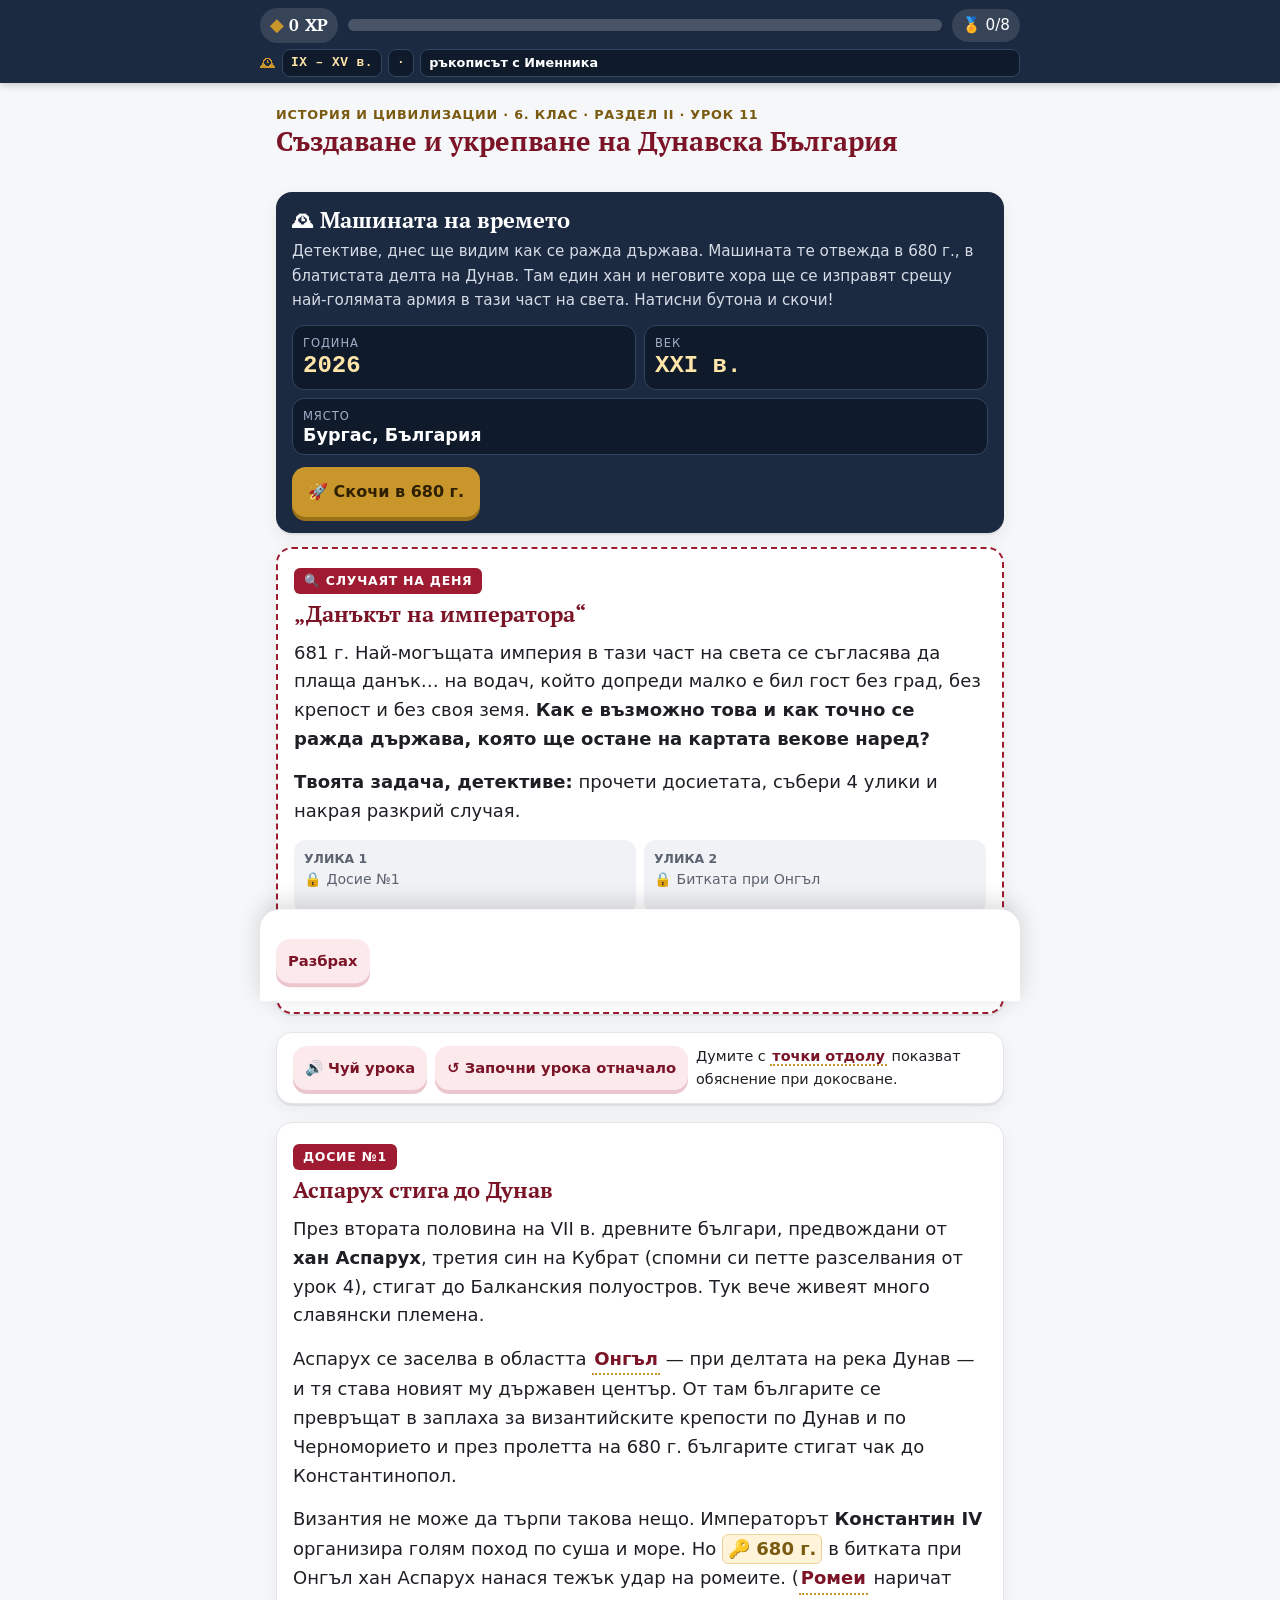
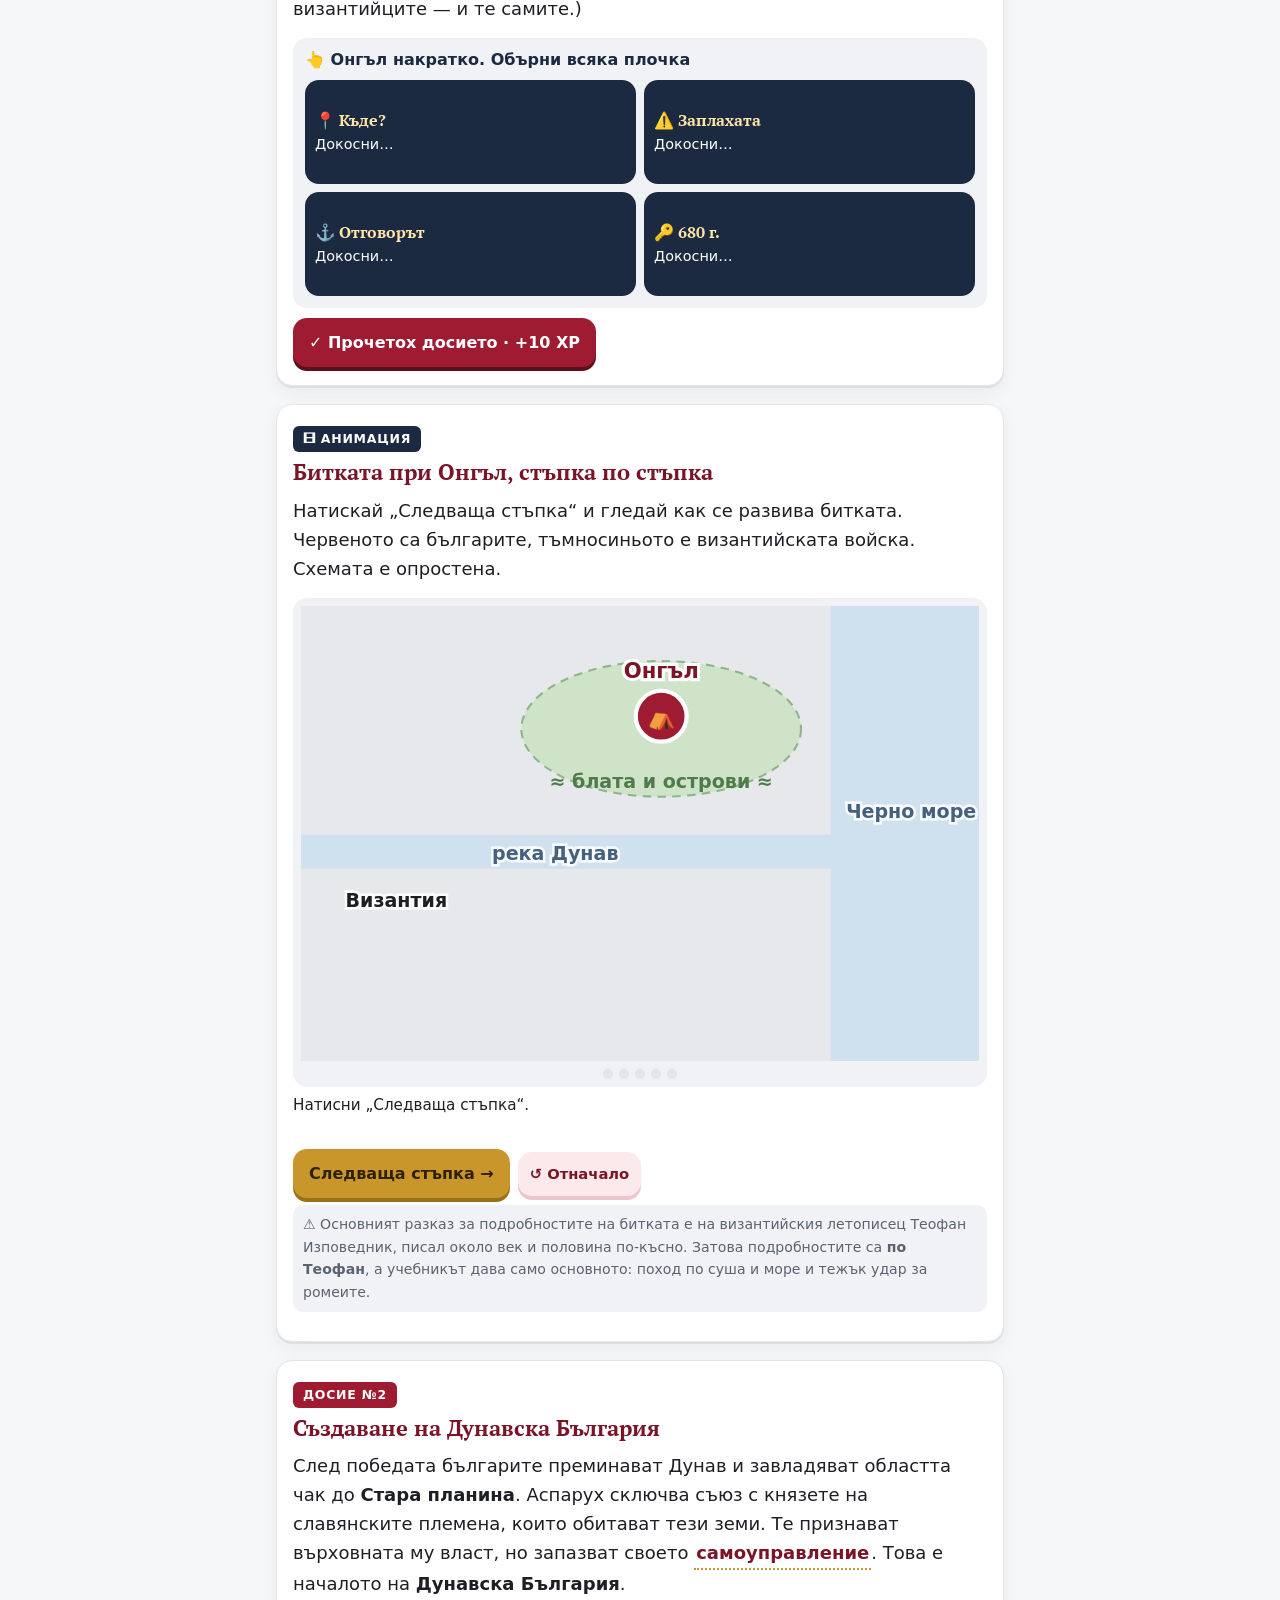
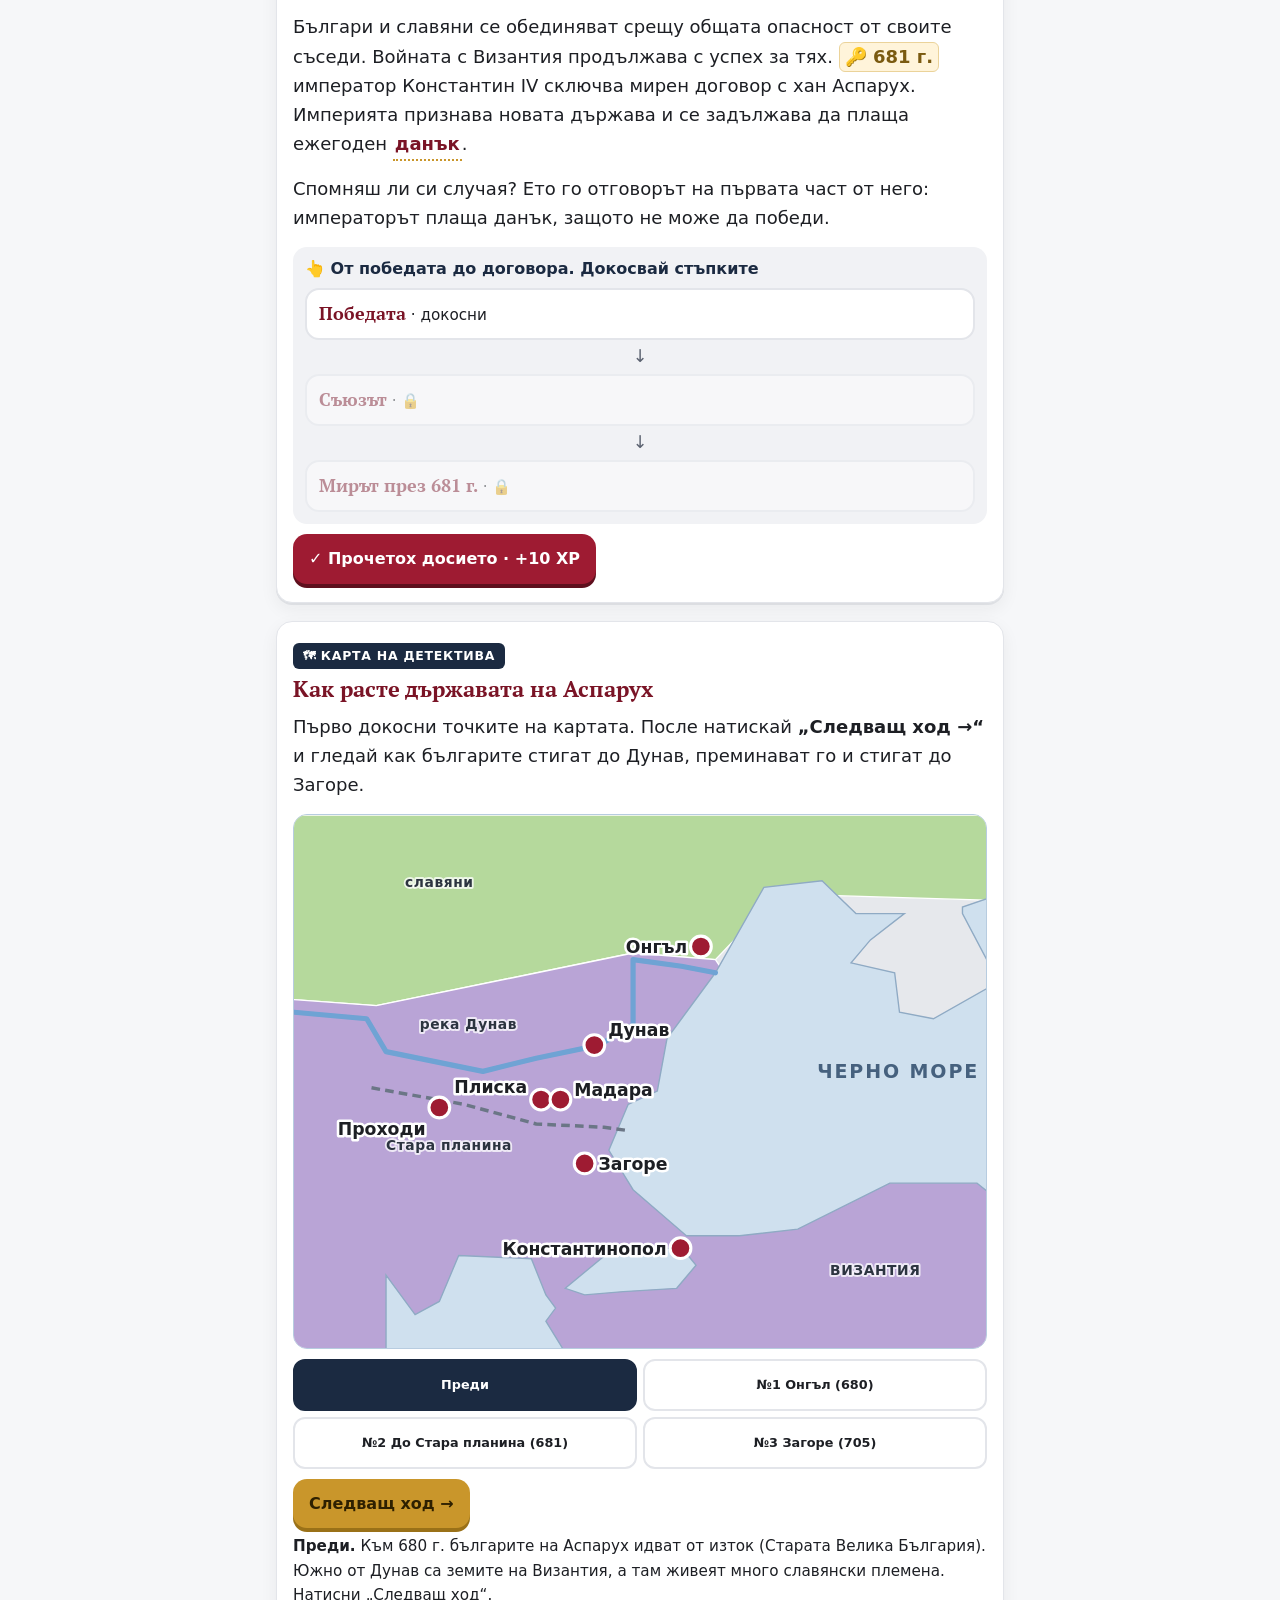
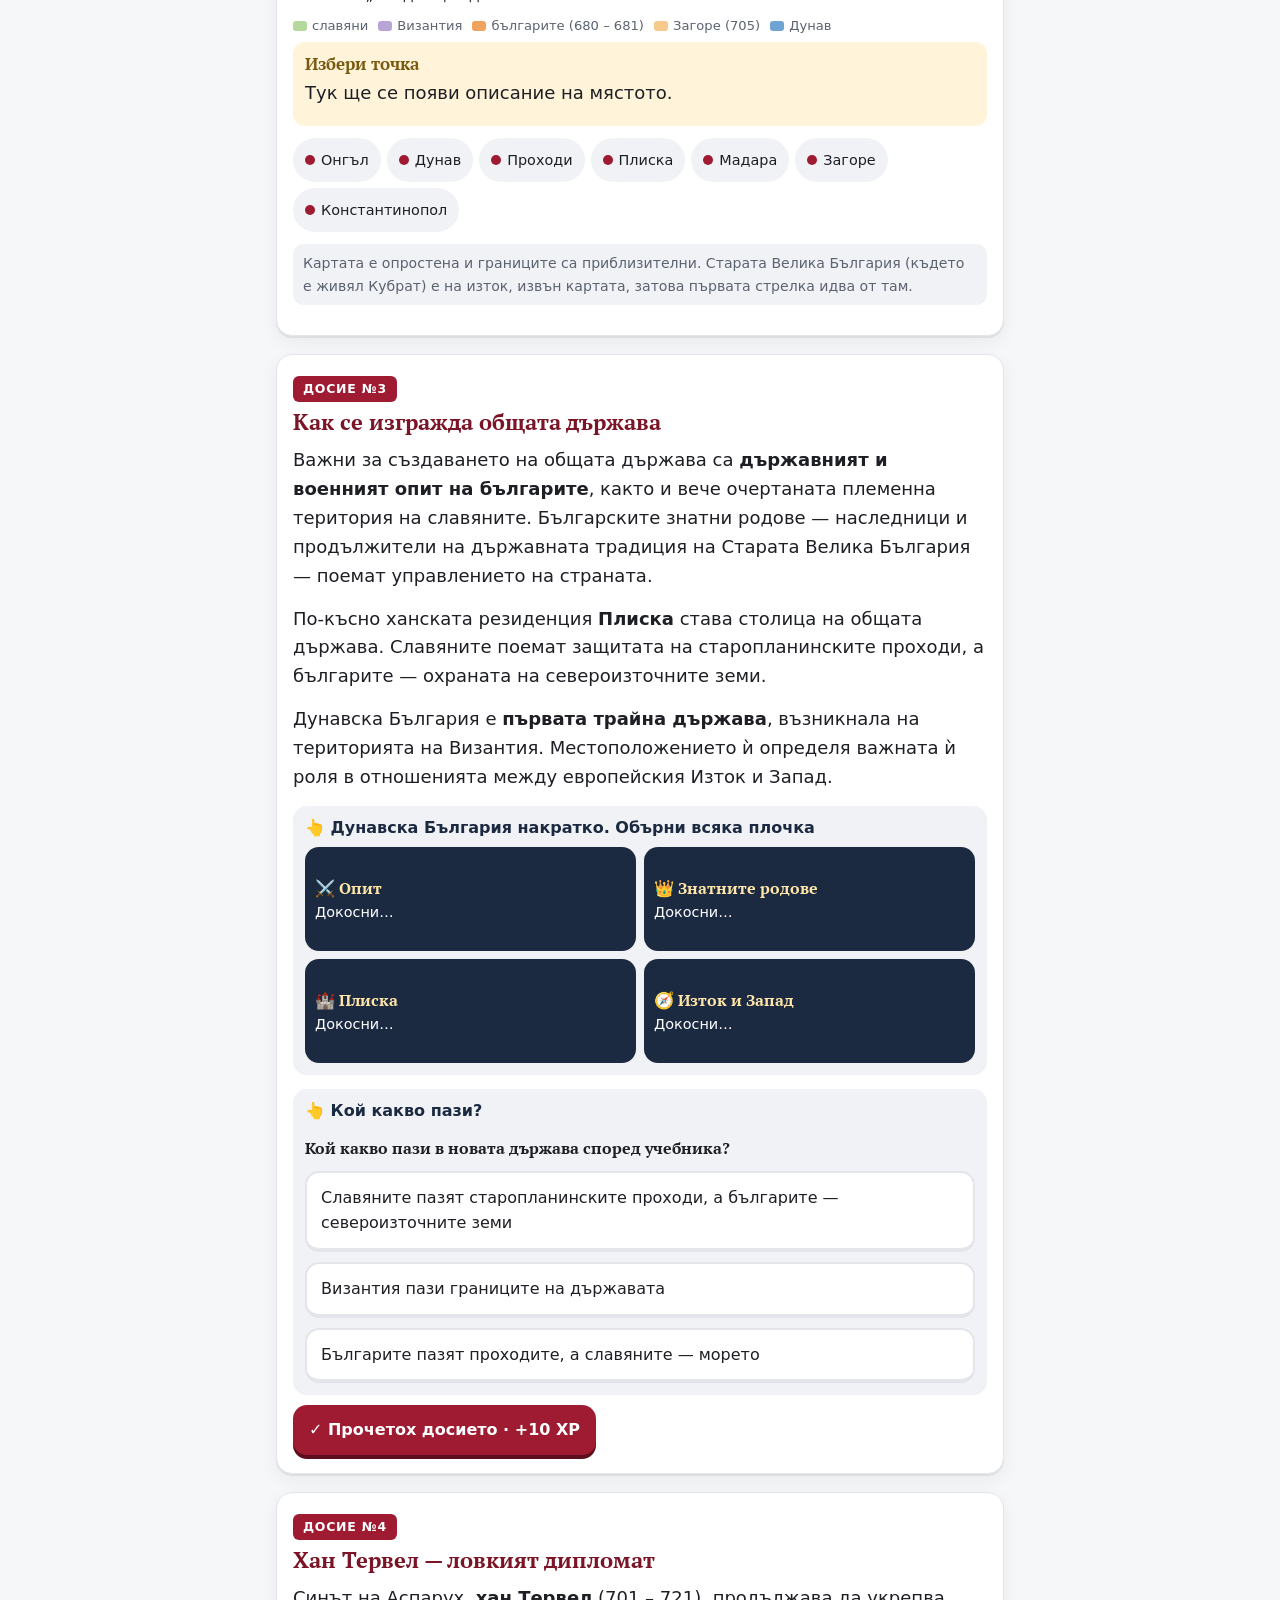
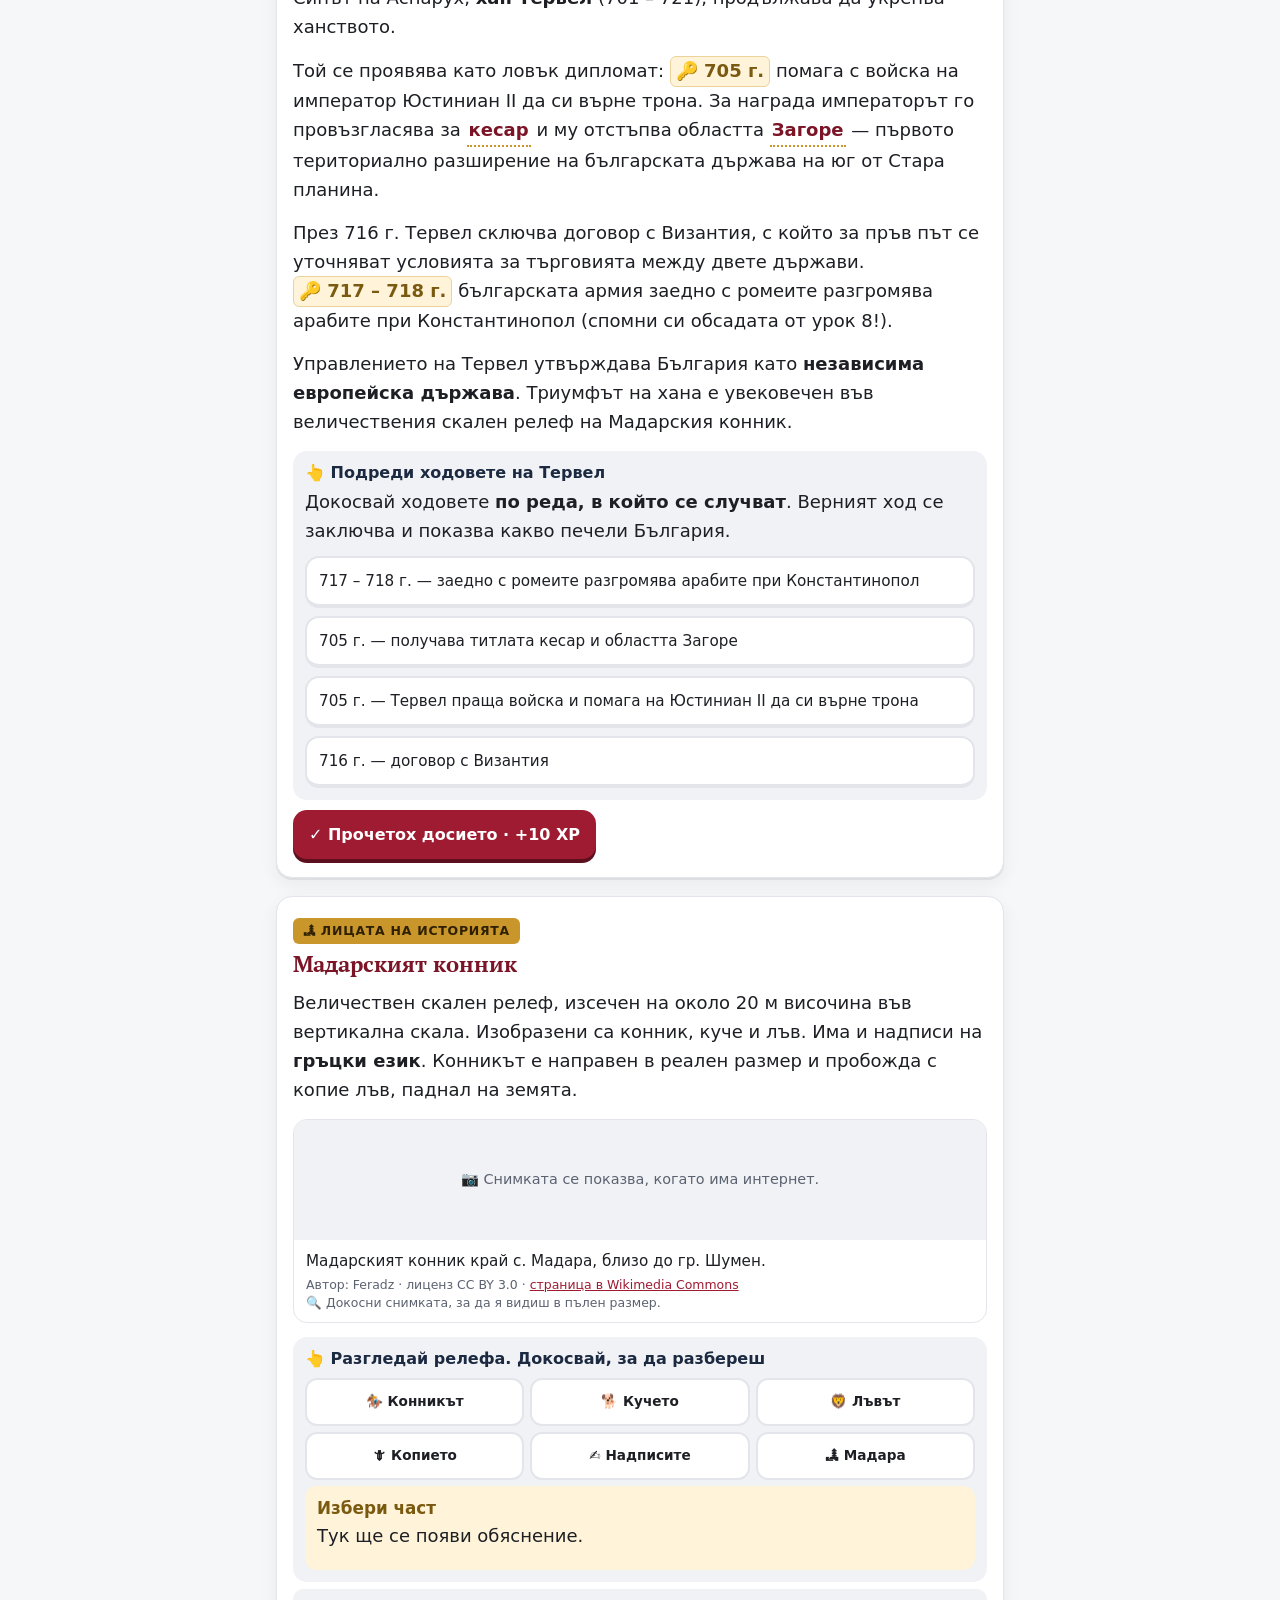
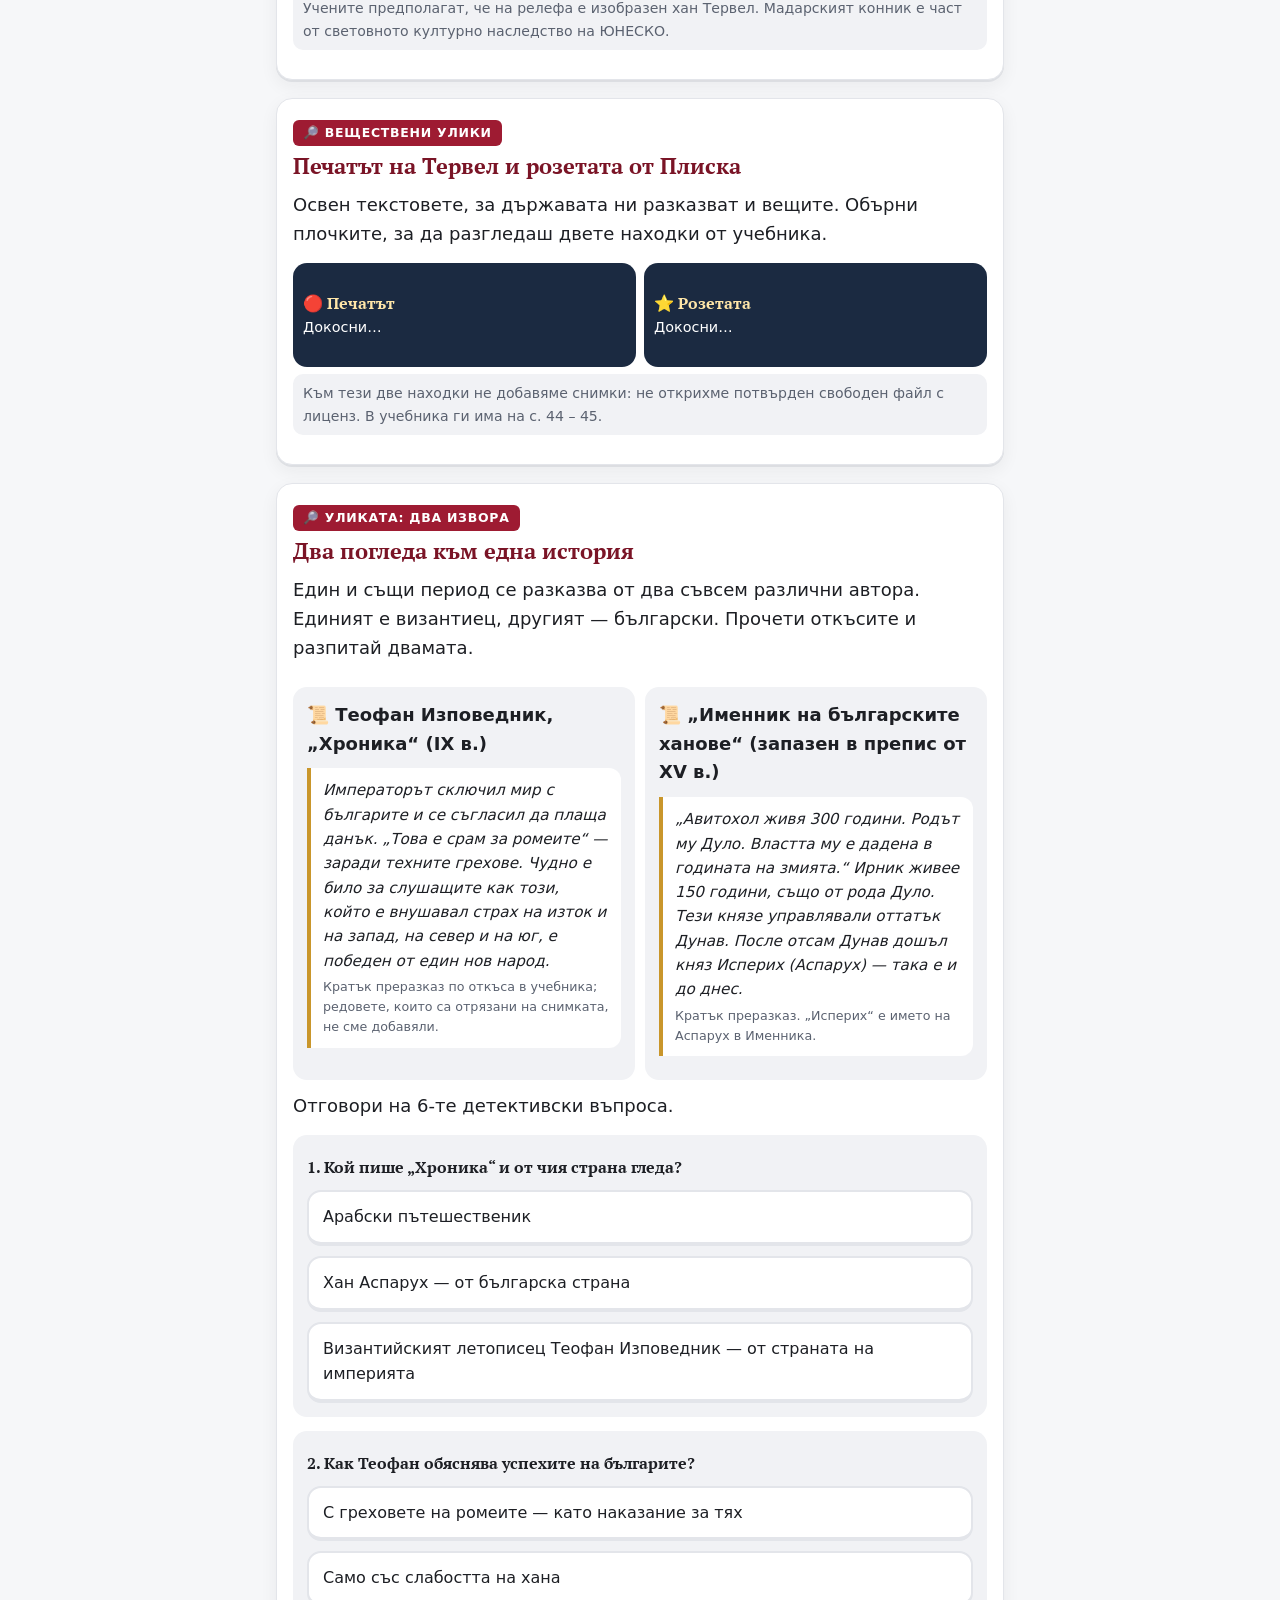
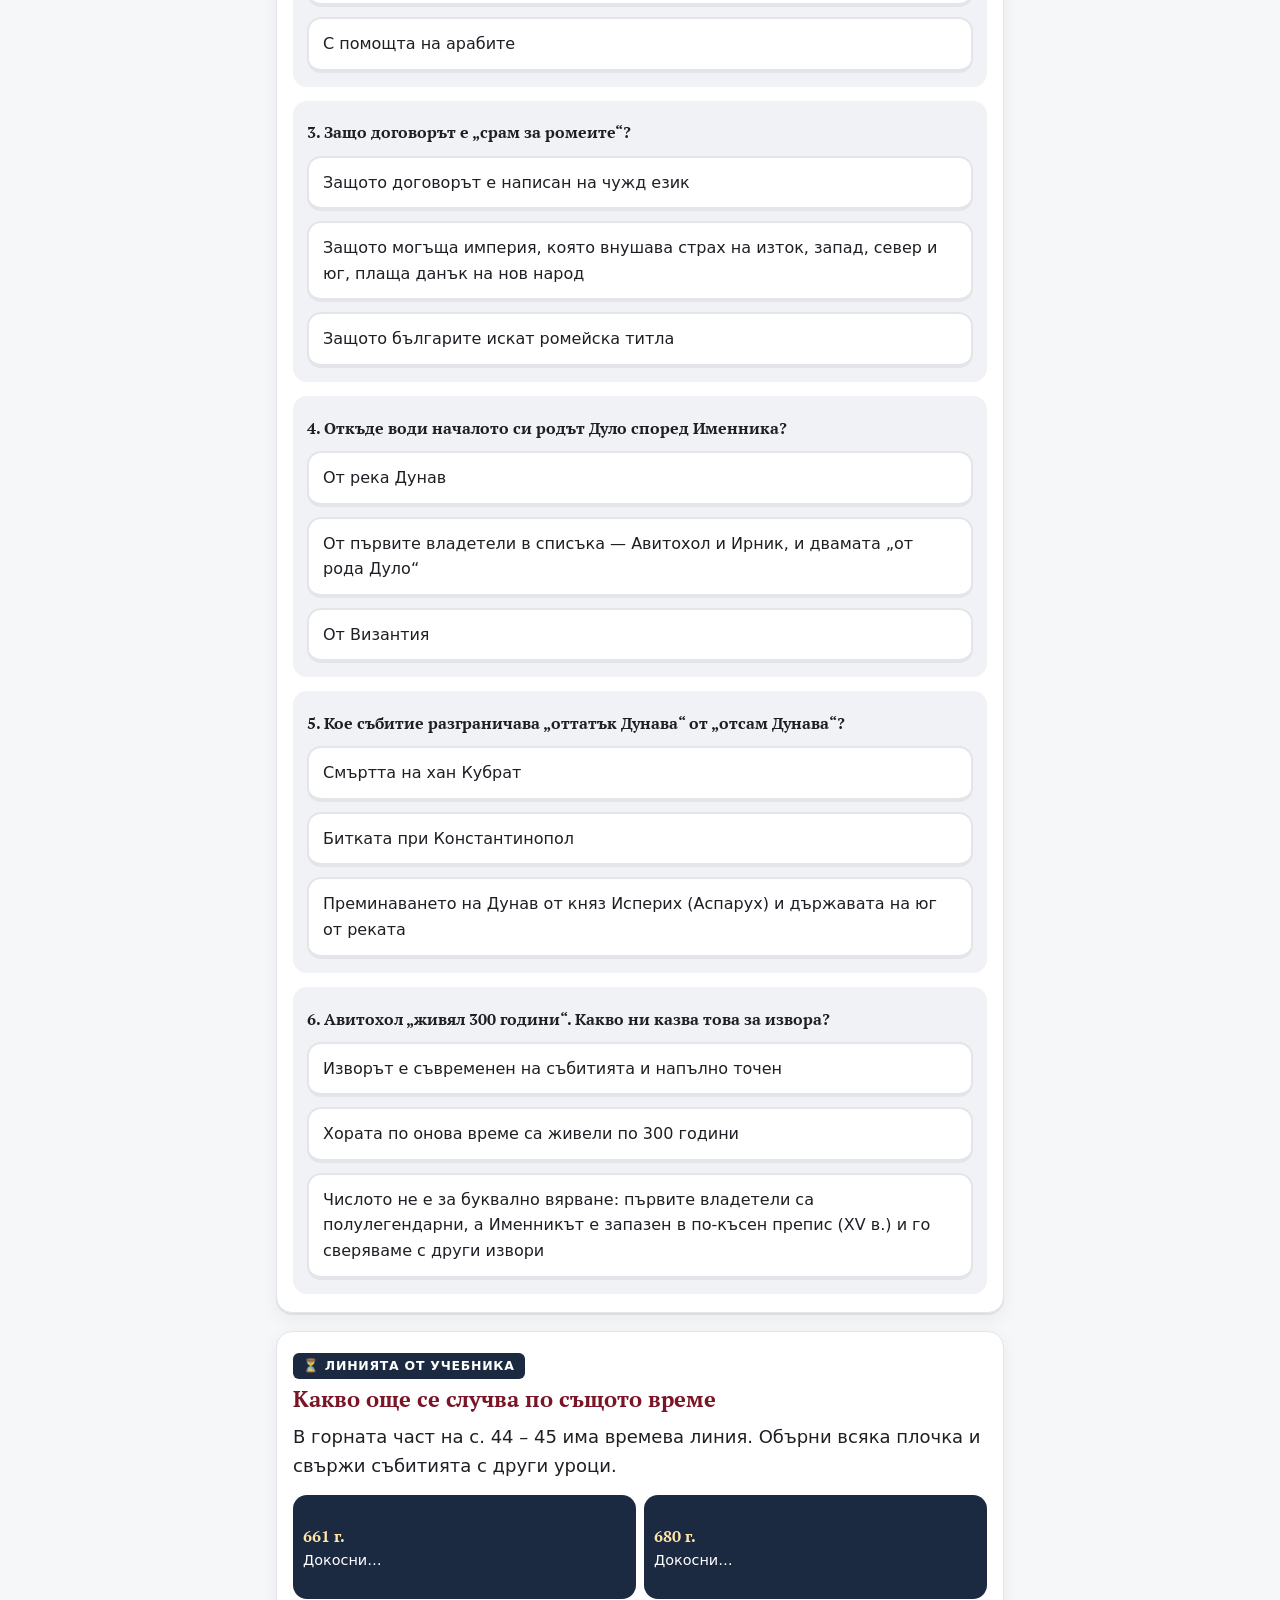
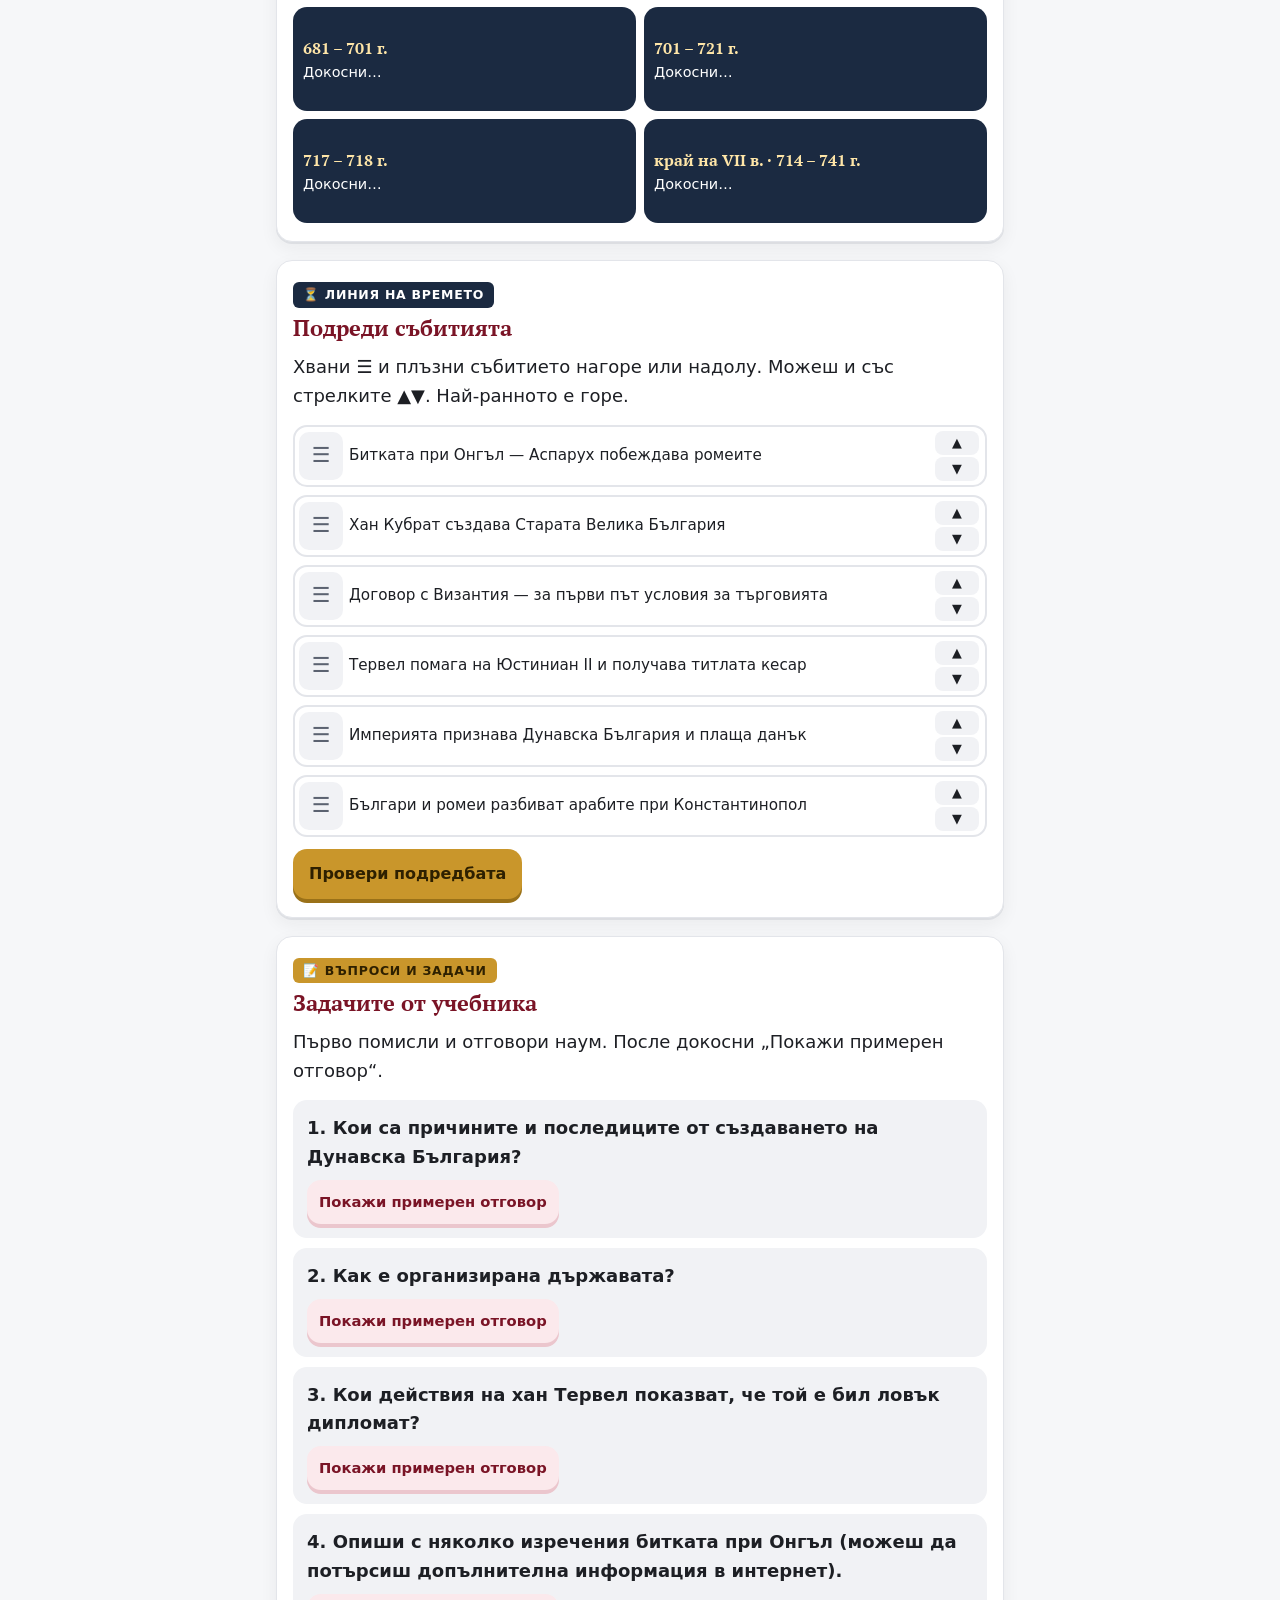
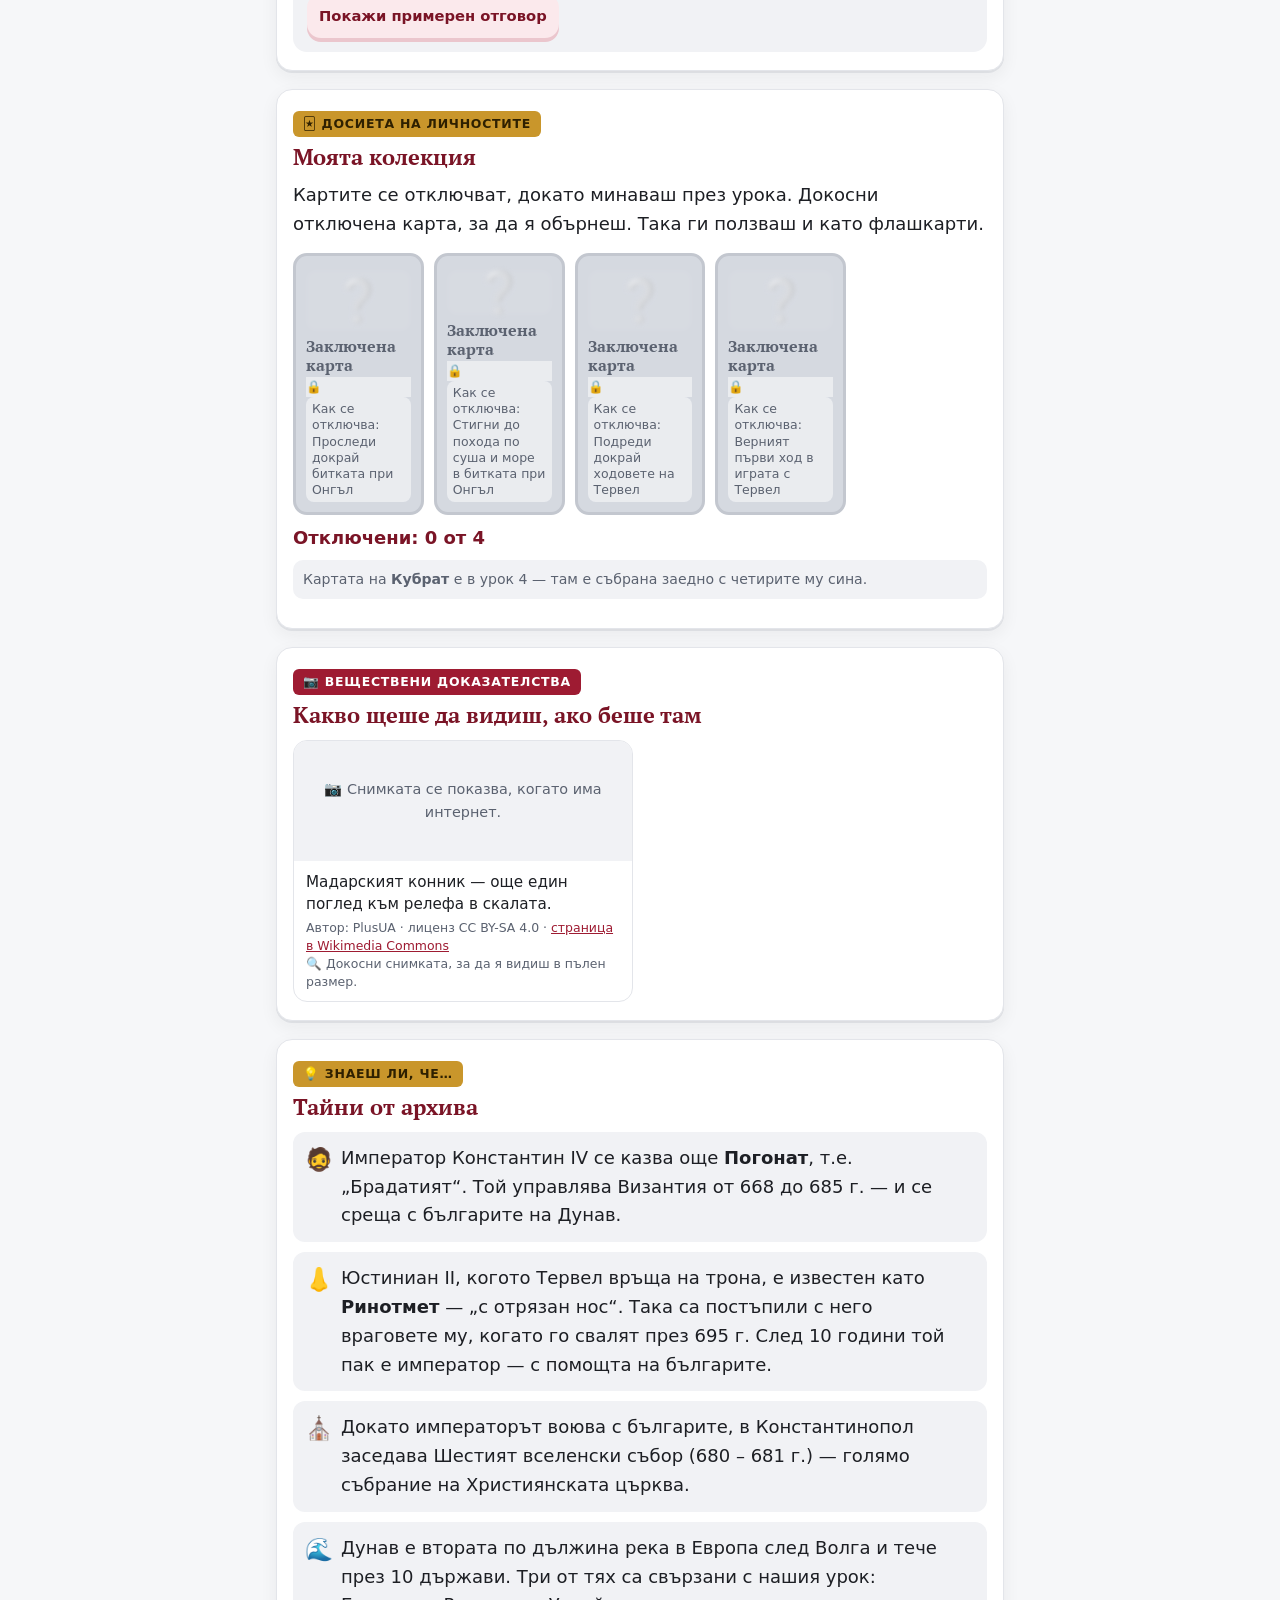
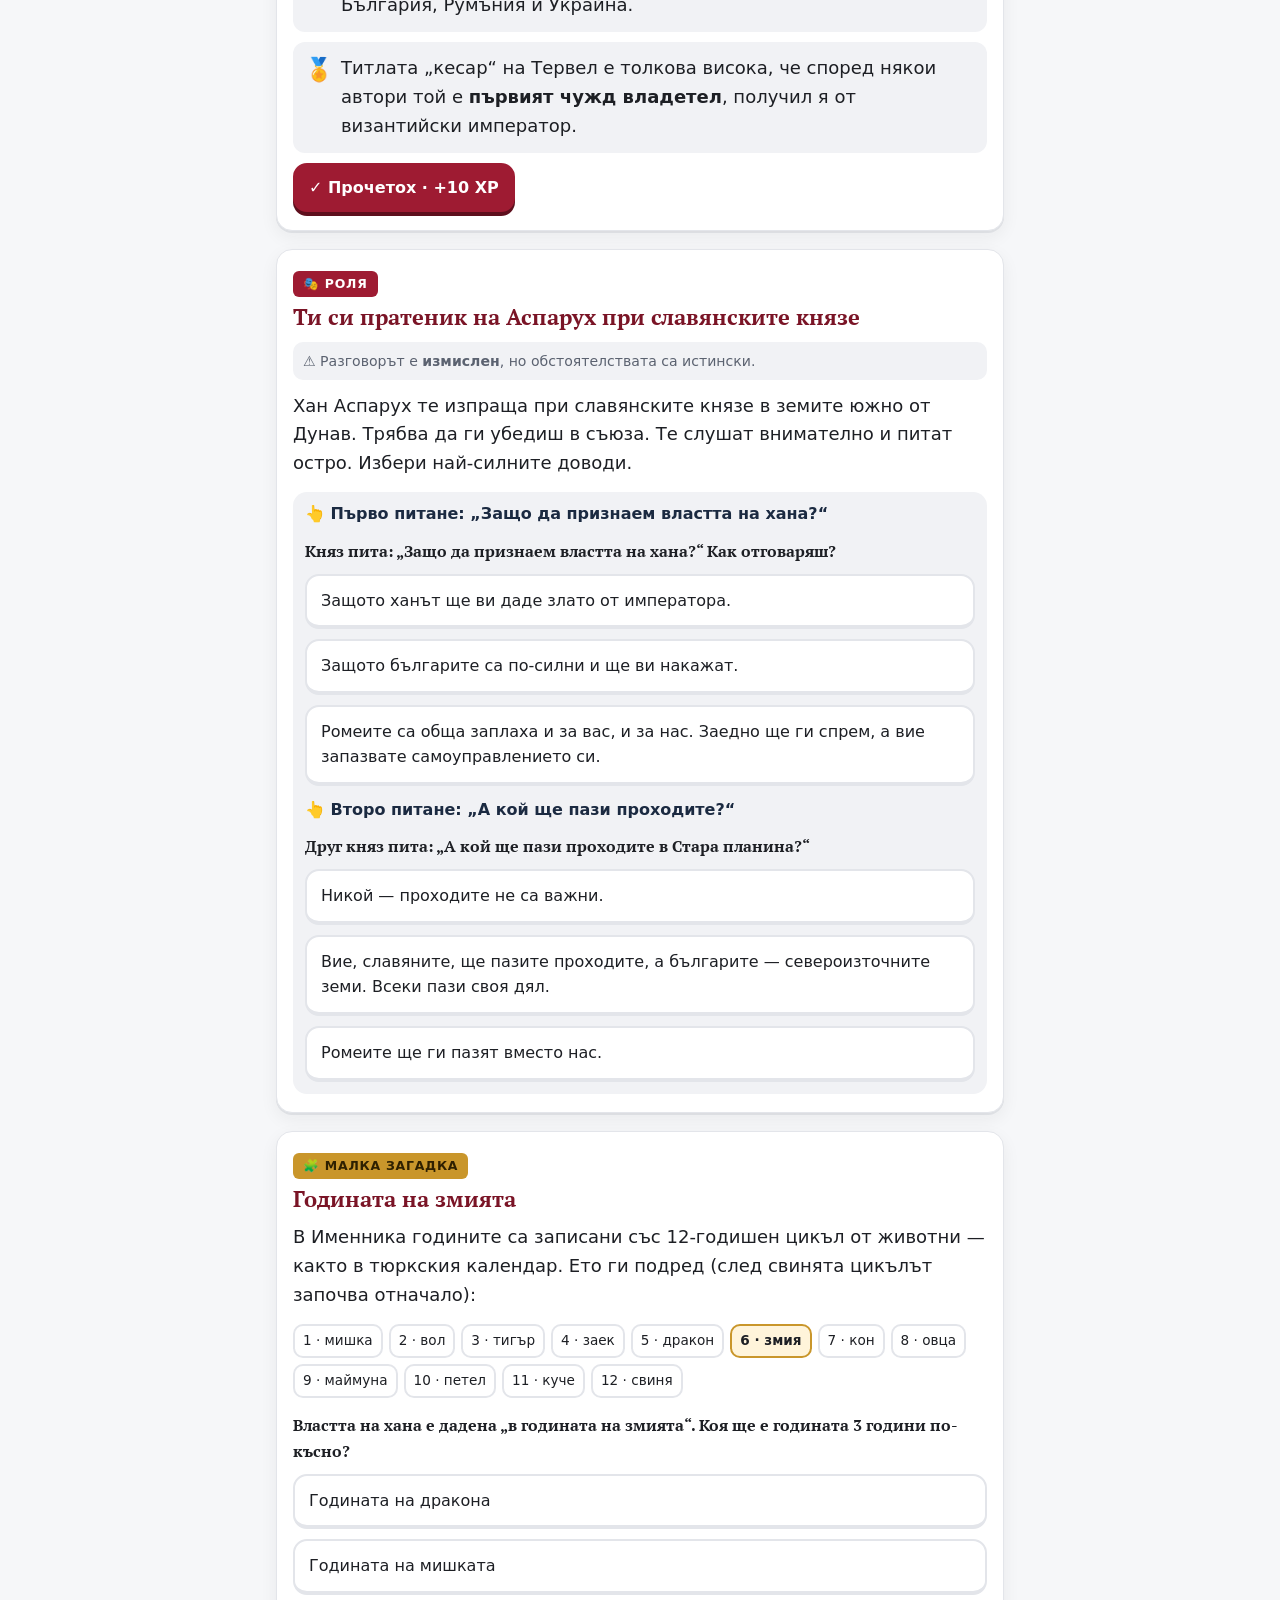
<file: istoriya-6-urok-11-dunavska-balgariya.html>
<!DOCTYPE html>
<html lang="bg">
<head>
<meta charset="utf-8">
<meta name="viewport" content="width=device-width, initial-scale=1, viewport-fit=cover">
<meta name="robots" content="noindex, nofollow">
<meta name="theme-color" content="#9E1B32">
<link rel="icon" href="favicon.svg" type="image/svg+xml">
<link rel="icon" href="favicon.ico" sizes="any">
<link rel="apple-touch-icon" href="apple-touch-icon.png">
<link rel="manifest" href="site.webmanifest">
<title>Урок 11 · Дунавска България</title>
<link rel="preconnect" href="https://fonts.googleapis.com">
<link rel="preconnect" href="https://fonts.gstatic.com" crossorigin>
<link href="https://fonts.googleapis.com/css2?family=PT+Serif:wght@700&display=swap&subset=cyrillic" rel="stylesheet">
<style>
:root{
  --red:#9E1B32; --red-2:#7A1426; --red-soft:#FBE9EC;
  --navy:#1B2A41;
  --gold:#C9962B; --gold-soft:#FFF4DA; --gold-ink:#7A5A10;
  --paper:#F6F7F9; --card:#FFFFFF;
  --ink:#1D1F24; --muted:#5B6270; --line:#E3E5EA;
  --ok:#1E8E4E; --ok-soft:#E3F5EA;
  --bad:#D1491F; --bad-soft:#FDEBE3;
  --soft:#F1F2F5;
  --sea:#CFE0EE; --land:#E6E8EC; --west:#E3A1AC; --east:#9DB0CF; --unit:#E9CF8E;
  --r:16px; --shadow:0 2px 0 rgba(27,42,65,.08), 0 6px 18px rgba(29,31,36,.06);
  --head:"PT Serif", Georgia, "Times New Roman", serif;
  --body:system-ui, "Roboto", "Segoe UI", Arial, sans-serif;
}
*{box-sizing:border-box}
html{scroll-behavior:smooth;-webkit-text-size-adjust:100%}
body{margin:0;background:var(--paper);color:var(--ink);font:18px/1.6 var(--body);overflow-x:hidden}
h1,h2,h3{font-family:var(--head);line-height:1.2;margin:0 0 .5em;color:var(--red-2)}
h1{font-size:1.7rem}
h2{font-size:1.35rem}
h3{font-size:1.1rem}
p{margin:.5em 0 .8em}
a{color:var(--red)}
button{font:inherit;cursor:pointer;-webkit-tap-highlight-color:transparent}
img{max-width:100%}
.wrap{max-width:760px;margin:0 auto;padding:0 16px 120px}

/* ---------- Top bar + машината на времето ---------- */
.topbar{position:sticky;top:0;z-index:50;background:var(--navy);color:#fff;padding:8px 16px 6px;box-shadow:0 2px 8px rgba(0,0,0,.2)}
.topbar-in{max-width:760px;margin:0 auto;display:flex;align-items:center;gap:10px}
.xp{display:flex;align-items:center;gap:6px;font-family:var(--head);font-weight:700;font-size:1.05rem;background:rgba(255,255,255,.12);padding:4px 10px;border-radius:999px;white-space:nowrap}
.xp .gem{color:var(--gold)}
.xp.bump{animation:bump .5s}
@keyframes bump{30%{transform:scale(1.25)}}
.prog{flex:1;height:12px;background:rgba(255,255,255,.2);border-radius:999px;overflow:hidden}
.prog>i{display:block;height:100%;width:0;background:var(--gold);border-radius:999px;transition:width .6s}
.badgecount{font-size:.95rem;white-space:nowrap;background:rgba(255,255,255,.12);padding:4px 10px;border-radius:999px}
.tm{max-width:760px;margin:6px auto 0;display:flex;gap:6px;align-items:stretch;font-size:.8rem}
.tm .lbl{display:flex;align-items:center;color:var(--gold);font-size:1rem}
.tm .cell{background:#0F1A2B;border:1px solid #33455F;border-radius:8px;padding:2px 8px;overflow:hidden;display:flex;align-items:center;min-height:28px}
.tm .cell b{display:block;font-family:"Courier New",monospace;font-weight:700;color:#FFE6A8;letter-spacing:.04em;white-space:nowrap}
.tm .cell.place{flex:1;min-width:0}
.tm .cell.place b{overflow:hidden;text-overflow:ellipsis;font-family:var(--body);font-weight:600;letter-spacing:0;color:#fff}
.tm .cell b.roll{animation:roll .45s ease-out}
@keyframes roll{0%{transform:translateY(-110%);opacity:0}60%{transform:translateY(12%);opacity:1}100%{transform:translateY(0)}}
.toast{position:fixed;left:50%;top:92px;transform:translateX(-50%) translateY(-20px);opacity:0;background:var(--gold);color:#2E2000;font-family:var(--head);font-weight:700;padding:8px 16px;border-radius:999px;z-index:60;transition:.3s;pointer-events:none;box-shadow:var(--shadow);max-width:90vw;text-align:center}
.toast.show{opacity:1;transform:translateX(-50%) translateY(0)}

/* ---------- Hero ---------- */
.hero{padding:22px 0 6px}
.kicker{font-family:var(--body);font-weight:700;color:var(--gold-ink);letter-spacing:.06em;text-transform:uppercase;font-size:.8rem}
.board{background:var(--navy);color:#fff;border-radius:var(--r);padding:16px;margin:14px 0;box-shadow:var(--shadow)}
.board h2{color:#fff;margin-bottom:6px}
.board p{color:#D6DCE6;margin:.3em 0 .8em;font-size:.95rem}
.dials{display:grid;grid-template-columns:1fr 1fr;gap:8px;margin:10px 0 12px}
.dial{background:#0F1A2B;border:1px solid #33455F;border-radius:12px;padding:8px 10px;overflow:hidden}
.dial small{display:block;color:#9FB0C8;font-size:.72rem;text-transform:uppercase;letter-spacing:.08em}
.dial b{display:block;font-family:"Courier New",monospace;font-size:1.5rem;color:#FFE6A8;line-height:1.2}
.dial.wide{grid-column:1/-1}
.dial.wide b{font-family:var(--body);font-size:1.1rem;color:#fff}
.dial b.roll{animation:roll .45s ease-out}
.case{background:var(--card);border:2px dashed var(--red);border-radius:var(--r);padding:16px;margin:14px 0;box-shadow:var(--shadow)}
.clues{display:grid;grid-template-columns:1fr 1fr;gap:8px;margin-top:10px}
.clue{border-radius:12px;padding:10px;font-size:.88rem;line-height:1.4;background:var(--soft);color:var(--muted);min-height:74px}
.clue b{display:block;font-family:var(--body);color:var(--muted);font-size:.78rem;margin-bottom:2px}
.clue.on{background:var(--gold-soft);color:var(--ink);animation:pop .4s}
.clue.on b{color:var(--gold-ink)}
@keyframes pop{0%{transform:scale(.9)}60%{transform:scale(1.05)}}

/* ---------- Cards ---------- */
.card{background:var(--card);border-radius:var(--r);padding:18px 16px;margin:18px 0;box-shadow:var(--shadow);border:1px solid var(--line)}
.dossier-tag{display:inline-block;font-family:var(--body);font-weight:700;font-size:.78rem;color:#fff;background:var(--red);padding:3px 10px;border-radius:6px;margin-bottom:8px;letter-spacing:.06em}
.dossier-tag.navy{background:var(--navy)}
.dossier-tag.gold{background:var(--gold);color:#2E2000}
.row{display:flex;gap:8px;flex-wrap:wrap;align-items:center}
.btn{border:0;border-radius:14px;padding:12px 16px;min-height:48px;font-family:var(--body);font-weight:700;font-size:1rem;background:var(--red);color:#fff;box-shadow:0 4px 0 #5E0F1D;transition:transform .08s}
.btn:active{transform:translateY(3px);box-shadow:0 1px 0 #5E0F1D}
.btn.ghost{background:var(--red-soft);color:var(--red-2);box-shadow:0 4px 0 #EBC6CD}
.btn.gold{background:var(--gold);color:#2E2000;box-shadow:0 4px 0 #9A7118}
.btn.navy{background:var(--navy);box-shadow:0 4px 0 #0B1320}
.btn.done{background:var(--ok);box-shadow:0 4px 0 #146638}
.btn[disabled]{opacity:.6;cursor:default}
.btn.small{min-height:44px;padding:8px 12px;font-size:.92rem}
.readbtn{margin-top:10px}
.term{background:none;border:0;padding:0 2px;color:var(--red-2);font-weight:700;border-bottom:2px dotted var(--gold);font-size:inherit;line-height:inherit}
.hl{background:var(--gold-soft);padding:0 4px;border-radius:4px}
.key{display:inline-block;background:var(--gold-soft);color:var(--gold-ink);font-weight:700;border:1px solid #EBD39A;border-radius:6px;padding:0 5px;white-space:nowrap}
.task{background:var(--soft);border-radius:14px;padding:12px;margin-top:14px}
.task h3{font-size:1rem;margin-bottom:6px;color:var(--navy);font-family:var(--body)}
.note{font-size:.88rem;color:var(--muted);background:var(--soft);border-radius:10px;padding:8px 10px}

/* ribbons (стъпки, периоди) */
.ribbon{display:flex;gap:3px;margin:10px 0 6px}
.ribbon button{border:0;border-radius:8px;min-height:52px;padding:4px 2px;font-size:.72rem;font-weight:700;color:#fff;line-height:1.15;position:relative;min-width:0;overflow:hidden}
.ribbon button.seen:after{content:"✓";position:absolute;top:1px;right:4px;font-size:.7rem}
.ribbon button.active{outline:3px solid var(--gold);outline-offset:1px}
.ribticks{display:flex;justify-content:space-between;font-size:.72rem;color:var(--muted);margin-bottom:6px}
.infobox{background:var(--gold-soft);border-radius:12px;padding:12px;min-height:84px;margin-top:6px}
.infobox h3{margin:0 0 4px;color:var(--gold-ink);font-size:1.05rem}
.infobox p{margin:0}

/* flip tiles */
.tiles{display:grid;grid-template-columns:1fr 1fr;gap:8px;margin-top:10px}
.tile{border:0;border-radius:14px;min-height:104px;padding:10px;text-align:left;background:var(--navy);color:#fff;font-size:.9rem;line-height:1.35}
.tile b{display:block;font-family:var(--head);font-size:1.02rem;margin-bottom:4px;color:#FFE6A8}
.tile.open{background:var(--gold-soft);color:var(--ink);animation:pop .35s}
.tile.open b{color:var(--gold-ink)}

/* sorter */
.sorter{background:var(--soft);border-radius:14px;padding:12px;margin-top:10px}
.sortcard{background:#fff;border:2px solid var(--line);border-radius:12px;padding:12px;min-height:64px;font-weight:600;text-align:center;display:flex;align-items:center;justify-content:center}
.sortbtns{display:grid;grid-template-columns:1fr 1fr;gap:8px;margin-top:10px}
.cols{display:grid;grid-template-columns:1fr 1fr;gap:8px;margin-top:12px}
.col{border-radius:12px;padding:8px;font-size:.82rem;line-height:1.35;min-height:60px}
.col h4{margin:0 0 4px;font-size:.85rem}
.col.w{background:var(--red-soft)}.col.w h4{color:var(--red-2)}
.col.e{background:#E6ECF5}.col.e h4{color:var(--navy)}
.col div{margin-bottom:4px}

/* names chain */
.chain{display:grid;gap:8px;margin-top:10px}
.chain button{border:2px solid var(--line);background:#fff;border-radius:14px;min-height:52px;text-align:left;padding:10px 12px;font-size:.95rem;color:var(--ink)}
.chain button b{font-family:var(--head);color:var(--red-2);font-size:1.1rem}
.chain button[disabled]{opacity:.45}
.chain button.open{border-color:var(--gold);background:var(--gold-soft);opacity:1}
.chain .arrow{text-align:center;color:var(--muted);font-size:1.1rem;line-height:1}

/* map */
.mapbox{background:var(--sea);border-radius:14px;overflow:hidden;border:1px solid #B7CCE0;touch-action:manipulation}
.mapbox svg{display:block;width:100%;height:auto}
.maplabel{font:700 11px var(--body);fill:#46617E;letter-spacing:.1em;pointer-events:none}
.regionlabel{font:800 11px var(--body);letter-spacing:.06em;paint-order:stroke;stroke:#fff;stroke-width:3px;stroke-linejoin:round;pointer-events:none}
.contlabel{font:700 13px var(--body);fill:#8A909B;letter-spacing:.3em;pointer-events:none}
.river{fill:none;stroke:#7FA8CB;stroke-width:1.3;pointer-events:none}
.coast{fill:none;stroke:#8FAAC4;stroke-width:.8;pointer-events:none}
.mk{cursor:pointer}
.mk .dot{stroke:#fff;stroke-width:1.8}
.mk .halo{fill:none;stroke-width:2.5;opacity:0}
.mk.active .halo{opacity:1;animation:ring 1.2s infinite}
@keyframes ring{0%{r:6;opacity:1}100%{r:18;opacity:0}}
.mk.seen .dot{stroke:var(--ink)}
.mk.fallen .dot{fill:#fff!important;stroke-width:3}
.mk text{font:700 10px var(--body);fill:var(--ink);paint-order:stroke;stroke:#fff;stroke-width:3px;stroke-linejoin:round;pointer-events:none}
.chips{display:flex;flex-wrap:wrap;gap:6px;margin:12px 0}
.chip{border:0;border-radius:999px;padding:8px 12px;min-height:44px;font-size:.9rem;background:var(--soft);color:var(--ink);display:inline-flex;align-items:center;gap:6px}
.chip i{width:10px;height:10px;border-radius:50%;display:inline-block;flex:none}
.chip.seen{background:#E6ECF5}
.chip.active{background:var(--navy);color:#fff}
.legend{display:flex;flex-wrap:wrap;gap:10px;font-size:.82rem;color:var(--muted);margin-top:8px}
.legend span{display:inline-flex;align-items:center;gap:5px}
.legend i{width:14px;height:10px;border-radius:3px;display:inline-block}
.steps{display:grid;grid-template-columns:repeat(2,1fr);gap:6px;margin-top:10px}
.steps button{border:2px solid var(--line);background:#fff;border-radius:12px;min-height:52px;padding:4px;font-size:.8rem;font-weight:700;line-height:1.2;color:var(--ink)}
.steps button.active{border-color:var(--navy);background:var(--navy);color:#fff}
.steps button.seen:not(.active){border-color:var(--gold)}
input[type=range]{width:100%;height:44px;accent-color:var(--red);margin:6px 0 0}
.stepcap{font-size:.95rem;margin:6px 0 0;min-height:3em}

/* routes on the map (Великото преселение) */
.routes path{fill:none;stroke-width:2.6;stroke-linecap:round;opacity:0;stroke-dasharray:1;stroke-dashoffset:1;transition:opacity .3s}
.routes path.show{opacity:1;stroke-dashoffset:0;animation:draw .9s ease forwards}
.routes path.huns{stroke:var(--red)}
.routes path.vest{stroke:var(--navy)}
.routes path.vand{stroke:var(--gold-ink)}
@keyframes draw{from{stroke-dashoffset:1}to{stroke-dashoffset:0}}

/* timeline sorting */
.sortl{list-style:none;padding:0;margin:12px 0;display:grid;gap:8px;position:relative}
.sitem{display:flex;align-items:center;gap:6px;background:#fff;border:2px solid var(--line);border-radius:14px;padding:4px 6px 4px 4px;min-height:56px;position:relative;touch-action:pan-y;user-select:none;-webkit-user-select:none}
.sitem.dragging{z-index:5;box-shadow:0 10px 24px rgba(0,0,0,.18);border-color:var(--gold);transition:none}
.sitem .handle{flex:none;width:44px;height:48px;display:flex;align-items:center;justify-content:center;font-size:1.3rem;color:var(--muted);touch-action:none;cursor:grab;border-radius:10px;background:var(--soft)}
.sitem .txt{flex:1;font-size:.95rem;line-height:1.3}
.sitem .yr{display:none;font-weight:800;color:var(--gold-ink);margin-right:4px}
.sitem .mv{flex:none;display:flex;flex-direction:column;gap:2px}
.sitem .mv button{border:0;background:var(--soft);border-radius:8px;width:44px;height:24px;font-size:.8rem;color:var(--ink);padding:0}
.sitem.ok{border-color:var(--ok);background:var(--ok-soft)}
.sitem.bad{border-color:var(--bad);background:var(--bad-soft)}
.sitem .mark{flex:none;font-weight:800;width:18px;text-align:center}
.sorted .sitem .yr{display:inline}

/* quiz/options */
.stage{background:var(--soft);border-radius:14px;padding:14px;margin-top:10px}
.opts{display:grid;gap:10px;margin-top:10px}
.opt{border:2px solid var(--line);border-bottom-width:4px;background:#fff;border-radius:14px;padding:12px 14px;min-height:52px;text-align:left;font-size:1rem;color:var(--ink)}
.opt:active{transform:translateY(2px)}
.opt.right{border-color:var(--ok);background:var(--ok-soft)}
.opt.right:before{content:"✓ ";color:var(--ok);font-weight:800}
.opt.wrong{border-color:var(--bad);background:var(--bad-soft)}
.opt.wrong:before{content:"✗ ";color:var(--bad);font-weight:800}
.opt[disabled]{cursor:default}
.fb{border-radius:14px;padding:12px 14px;margin-top:12px;display:none}
.fb.ok{display:block;background:var(--ok-soft);border:2px solid var(--ok)}
.fb.bad{display:block;background:var(--bad-soft);border:2px solid var(--bad)}
.fb b{font-family:var(--body)}
.fb.ok b{color:#146638}.fb.bad b{color:#9C3312}
.fb.ok b:before{content:"✓ "}.fb.bad b:before{content:"✗ "}
.qhead{display:flex;justify-content:space-between;align-items:center;gap:8px;font-size:.9rem;color:var(--muted)}
.qprog{height:14px;background:#DDE1E7;border-radius:999px;overflow:hidden;margin:8px 0 12px}
.qprog i{display:block;height:100%;width:0;background:var(--ok);transition:width .4s}
.qtext{font-family:var(--head);font-weight:700;font-size:1.12rem;color:var(--ink);margin:.3em 0}
.path{display:flex;flex-direction:column;align-items:center;gap:6px;margin:14px 0}
.node{width:84px;height:84px;border-radius:50%;border:0;font-family:var(--head);font-weight:700;font-size:1.6rem;color:#fff;background:var(--red);box-shadow:0 6px 0 #5E0F1D;position:relative}
.node:nth-child(2){margin-left:90px}.node:nth-child(3){margin-right:90px}
.node[disabled]{background:#C3C7CF;box-shadow:0 6px 0 #9A9FA9;cursor:default}
.node.done{background:var(--gold);box-shadow:0 6px 0 #9A7118;color:#2E2000}
.node span{position:absolute;top:92px;left:50%;transform:translateX(-50%);white-space:nowrap;font-size:.8rem;color:var(--muted);font-weight:700;font-family:var(--body)}
.pathwrap{padding-bottom:26px}

/* source clue */
.qblock{margin-top:14px}
.qblock .qtext{font-size:1.02rem}

/* personality cards */
.pcards{display:grid;grid-template-columns:repeat(auto-fill,minmax(128px,1fr));gap:10px;margin-top:10px}
.pcard{perspective:900px;height:262px;border:0;padding:0;background:none;text-align:left}
.pcard-in{position:relative;width:100%;height:100%;transition:transform .5s;transform-style:preserve-3d}
.pcard.flip .pcard-in{transform:rotateY(180deg)}
.pface{position:absolute;inset:0;backface-visibility:hidden;-webkit-backface-visibility:hidden;border-radius:14px;padding:10px;overflow:hidden;display:flex;flex-direction:column}
.pfront{background:linear-gradient(160deg,var(--red) 0%,var(--red-2) 100%);color:#fff;border:3px solid var(--gold)}
.pfront .av{font-size:2.6rem;line-height:1;margin:4px 0 6px;height:74px;display:flex;align-items:center;justify-content:center;background:rgba(255,255,255,.12);border-radius:10px;overflow:hidden}
.pfront .av img{width:100%;height:100%;object-fit:cover;object-position:top}
.pfront b{font-family:var(--head);font-size:1rem;line-height:1.2}
.pfront small{color:#FFE6A8;font-size:.78rem;display:block;margin-top:2px}
.pfront .sp{margin-top:auto;font-size:.78rem;background:rgba(0,0,0,.2);border-radius:8px;padding:4px 6px;line-height:1.3}
.pback{overflow-y:auto;background:var(--gold-soft);color:var(--ink);transform:rotateY(180deg);font-size:.76rem;line-height:1.35;border:3px solid var(--gold)}
.pback b{font-family:var(--head);color:var(--red-2);font-size:.95rem;margin-bottom:4px}
.pcard.locked .pfront{background:#D5D9E0;color:var(--muted);border-color:#C3C7CF}
.pcard.locked .pfront .av{filter:grayscale(1) blur(2px);opacity:.5}
.pcard.locked .pfront small,.pcard.locked .pfront .sp{color:var(--muted);background:rgba(255,255,255,.5)}
.pcard.new .pfront{animation:pop .5s}

/* gallery */
.gallery{display:grid;gap:14px}
figure{margin:0;background:var(--card);border-radius:14px;overflow:hidden;border:1px solid var(--line)}
figure img{display:block;width:100%;height:auto;max-height:75vh;object-fit:contain;background:#E4E6EA;cursor:zoom-in}
.zoomhint{font-size:.78rem;color:var(--muted)}
figure .noimg{height:120px;display:flex;align-items:center;justify-content:center;color:var(--muted);font-size:.9rem;padding:12px;text-align:center;background:var(--soft)}
figcaption{padding:10px 12px;font-size:.95rem;line-height:1.45}
figcaption small{display:block;color:var(--muted);font-size:.78rem;margin-top:4px}

/* did you know */
.dyk{display:grid;gap:10px}
.dyk div{background:var(--soft);border-radius:12px;padding:12px 12px 12px 48px;position:relative}
.dyk div:before{content:attr(data-i);position:absolute;left:12px;top:10px;font-size:1.4rem}

/* короната пътува (анимация) */
.crownbox{background:var(--soft);border-radius:14px;padding:16px;position:relative;height:120px;overflow:hidden;margin-top:10px}
.crownbox .city{position:absolute;top:8px;font-size:.78rem;font-weight:700;color:var(--muted)}
.crownbox .city.rome{left:8px}
.crownbox .city.cpl{right:8px;text-align:right}
.crownbox .track{position:absolute;left:44px;right:44px;top:56px;height:2px;border-top:2px dashed #B7BFCB}
.crownicon{position:absolute;top:56px;left:44px;transform:translate(-50%,-50%);font-size:2.1rem}
.crownicon.go{animation:crowntrip 2.8s ease-in-out forwards}
@keyframes crowntrip{0%{left:44px}100%{left:calc(100% - 44px)}}
.crowncap{position:absolute;bottom:6px;left:8px;right:8px;font-size:.82rem;color:var(--muted);text-align:center}

/* links */
.linkcard{display:block;text-decoration:none;color:var(--ink);background:var(--soft);border-radius:12px;padding:12px;margin:8px 0;border:1px solid var(--line)}
.linkcard b{font-family:var(--body);color:var(--red-2);display:block}
.linkcard small{color:var(--muted)}

/* interview / role */
.chat{display:grid;gap:8px;margin-top:10px}
.bubble{border-radius:14px;padding:10px 12px;font-size:.95rem;line-height:1.45;max-width:92%}
.bubble.q{background:var(--navy);color:#fff;justify-self:end}
.bubble.a{background:var(--soft);justify-self:start}
.bubble.v{background:var(--gold-soft);justify-self:start;border:1px solid #EBD39A}
.bubble small{display:block;font-size:.72rem;opacity:.75;margin-bottom:2px;font-weight:700}
.qbtns{display:grid;gap:8px;margin-top:10px}

/* vocab */
.vocab{display:grid;gap:8px}
.word{display:flex;align-items:center;gap:10px;background:var(--soft);border-radius:12px;padding:10px 12px}
.word .w{font-family:var(--head);font-weight:700;color:var(--red-2);min-width:96px}
.word .ex{font-size:.92rem;color:var(--muted);line-height:1.4}
.word button{margin-left:auto;flex:none;border:0;background:#fff;border-radius:10px;width:44px;height:44px;font-size:1.1rem}
.hola .word .w{color:#B0452E}
.etym{display:grid;gap:10px;margin-top:10px}
.ety{border:2px solid var(--line);border-radius:14px;background:#fff;padding:12px;text-align:left;color:var(--ink);font-size:.95rem;width:100%}
.ety .root{font-family:var(--head);font-weight:700;color:var(--red-2);font-size:1.08rem}
.ety .root small{font-family:var(--body);color:var(--muted);font-weight:400;font-size:.85rem}
.ety .tree{display:none;margin-top:8px}
.ety.open{border-color:var(--gold)}
.ety.open .tree{display:block}
.branches{display:flex;flex-wrap:wrap;gap:6px;margin:6px 0 4px;padding-left:12px;border-left:3px solid var(--gold)}
.branches span{background:var(--soft);border-radius:8px;padding:3px 8px;font-size:.88rem}
.ety p{margin:.3em 0 0;font-size:.88rem;color:var(--muted)}

/* reveal / badges */
.reveal{text-align:center;overflow:hidden}
.stamp{display:none;margin:12px auto;width:max-content;max-width:100%;border:4px solid var(--red);color:var(--red);font-family:var(--head);font-weight:700;font-size:1.5rem;padding:6px 18px;border-radius:10px;transform:rotate(-6deg);letter-spacing:.06em}
.stamp.show{display:block;animation:stamp .5s}
@keyframes stamp{0%{transform:rotate(-6deg) scale(2.2);opacity:0}100%{transform:rotate(-6deg) scale(1);opacity:1}}
.badges{display:grid;grid-template-columns:repeat(auto-fill,minmax(100px,1fr));gap:10px;margin-top:12px}
.badge{background:var(--soft);border-radius:14px;padding:10px 6px;text-align:center;font-size:.78rem;color:var(--muted);filter:grayscale(1);opacity:.6}
.badge .ic{font-size:2rem;display:block}
.badge.on{filter:none;opacity:1;background:var(--gold-soft);color:var(--ink);animation:pop .4s}
.badge b{display:block;font-size:.85rem}

/* flashcards */
.flash{perspective:900px;margin:12px 0}
.flash-in{position:relative;height:180px;transition:transform .5s;transform-style:preserve-3d;cursor:pointer}
.flash.flip .flash-in{transform:rotateY(180deg)}
.face{position:absolute;inset:0;backface-visibility:hidden;-webkit-backface-visibility:hidden;border-radius:16px;display:flex;align-items:center;justify-content:center;text-align:center;padding:16px}
.front{background:var(--navy);color:#fff;font-family:var(--head);font-weight:700;font-size:1.45rem}
.back{background:var(--gold-soft);color:var(--ink);transform:rotateY(180deg);font-size:1rem;line-height:1.45}

/* summary */
.sum li{margin-bottom:6px}
.keydates{display:flex;flex-wrap:wrap;gap:6px;margin:10px 0}
.keydates span{background:var(--gold-soft);border:1px solid #EBD39A;border-radius:10px;padding:4px 8px;font-size:.9rem}
.keydates b{color:var(--gold-ink)}
textarea.plain{width:100%;min-height:200px;font:15px/1.5 var(--body);border:1px solid var(--line);border-radius:12px;padding:10px;background:#fff;color:var(--ink)}

/* glossary sheet */
.sheet-bg{position:fixed;inset:0;background:rgba(29,31,36,.45);z-index:70;display:none}
.sheet{position:fixed;left:0;right:0;bottom:0;z-index:71;background:#fff;border-radius:20px 20px 0 0;padding:18px 16px calc(18px + env(safe-area-inset-bottom));transform:translateY(110%);transition:transform .25s;max-width:760px;margin:0 auto;box-shadow:0 -6px 24px rgba(0,0,0,.15)}
.sheet.open{transform:translateY(0)}
.sheet h3{margin-bottom:6px}

/* audio panel */
.audiobar{position:fixed;left:0;right:0;bottom:0;z-index:55;background:#fff;border-top:1px solid var(--line);padding:8px 16px calc(8px + env(safe-area-inset-bottom));display:none;box-shadow:0 -4px 16px rgba(0,0,0,.08)}
.audiobar.show{display:block}
.audiobar-in{max-width:760px;margin:0 auto;display:flex;gap:8px;align-items:center}
.audiobar .t{flex:1;min-width:0;font-size:.85rem;color:var(--muted);overflow:hidden;white-space:nowrap;text-overflow:ellipsis}
.audiobar select{font:inherit;font-size:.9rem;padding:6px;border-radius:10px;border:1px solid var(--line);background:#fff;min-height:44px}
.voicewarn{display:none;margin-top:8px}

details{background:var(--soft);border-radius:12px;padding:10px 12px;margin:10px 0}
summary{font-weight:700;color:var(--red-2);cursor:pointer;min-height:32px}
.src li{font-size:.88rem;margin-bottom:4px;word-break:break-word}
@media (min-width:600px){ .gallery{grid-template-columns:1fr 1fr} }
@media (max-width:370px){ .steps button{font-size:.72rem} .tm{font-size:.74rem} }
@media (prefers-reduced-motion:reduce){*{animation:none!important;transition:none!important}}



/* ===== добавки за урок 11 ===== */
.tlabel{font:800 8px var(--body);fill:#2c3440;text-anchor:middle;paint-order:stroke;stroke:rgba(255,255,255,.75);stroke-width:2.2px;stroke-linejoin:round;pointer-events:none;letter-spacing:.04em}
.routes path{stroke:#9E1B32}
.routes polygon{opacity:0;transition:opacity .3s .7s;fill:#9E1B32}
.routes polygon.show{opacity:1}
.ter{transition:opacity .6s}
.ter.hid{opacity:0}
.steps.s4{grid-template-columns:repeat(2,1fr)}
.bbox{background:var(--soft);border-radius:14px;padding:8px;margin-top:10px}
.bbox svg{width:100%;height:auto;display:block}
.bbox .bl{font:700 9px var(--body);fill:var(--ink);text-anchor:middle;paint-order:stroke;stroke:rgba(255,255,255,.8);stroke-width:2.5px}
#bInf,#bShips,#bEmp,#bArr{opacity:0;transition:transform 1.1s ease,opacity .7s}
#bInf{transform:translate(0,40px)}
#bShips{transform:translate(45px,60px)}
#bEmp{transform:translate(0,30px)}
.p2 #bInf,.p2 #bShips,.p2 #bEmp{opacity:1;transform:translate(0,0)}
.p3 #bCamp circle{stroke:var(--gold);stroke-width:3.5}
.p4 #bEmp{transform:translate(-70px,55px)}
.p4 #bInf{transform:translate(-25px,48px);opacity:.55}
.p4 #bShips{transform:translate(45px,60px);opacity:.4}
.p5 #bArr{opacity:1}
.p5 #bArr line{animation:dirline .9s ease forwards}
#bArr line{stroke-dasharray:200;stroke-dashoffset:200}
.bdots{display:flex;gap:6px;justify-content:center;margin:8px 0 0}
.bdots i{width:10px;height:10px;border-radius:50%;background:var(--line);display:inline-block}
.bdots i.on{background:var(--red)}
@keyframes dirline{to{stroke-dashoffset:0}}
.tv-list{display:grid;gap:8px;margin-top:10px}
.tv-chip{border:2px solid var(--line);border-bottom-width:4px;background:#fff;border-radius:14px;min-height:52px;padding:10px 12px;text-align:left;font-size:.95rem;color:var(--ink);touch-action:manipulation}
.tv-chip.placed{border-color:var(--ok);background:var(--ok-soft)}
.tv-chip.placed:before{content:"✓ ";color:var(--ok);font-weight:800}
.tv-gain{display:block;margin-top:6px;font-size:.88rem;color:#146638}
.tv-order{display:inline-block;background:var(--navy);color:#fff;border-radius:50%;width:22px;height:22px;text-align:center;line-height:22px;font-size:.8rem;margin-right:6px}
.cyc{display:flex;flex-wrap:wrap;gap:6px;margin:10px 0}
.cyc span{background:#fff;border:2px solid var(--line);border-radius:10px;padding:4px 8px;font-size:.85rem}
.cyc span.snake{border-color:var(--gold);background:var(--gold-soft);font-weight:700}
.quote{border-left:4px solid var(--gold);background:#fff;border-radius:0 12px 12px 0;padding:10px 12px;margin:10px 0;font-size:.95rem;font-style:italic}
.quote small{display:block;font-style:normal;color:var(--muted);margin-top:4px}
.mad-btns{display:grid;grid-template-columns:repeat(3,1fr);gap:6px;margin-top:10px}
.mad-btns button{border:2px solid var(--line);background:#fff;border-radius:12px;min-height:48px;font-size:.85rem;font-weight:700;color:var(--ink);padding:4px}
.mad-btns button.active{border-color:var(--navy);background:var(--navy);color:#fff}
.mad-btns button.seen:not(.active){border-color:var(--gold)}
.twocol{display:grid;gap:10px}
@media (min-width:600px){.twocol{grid-template-columns:1fr 1fr}}
</style>
</head>
<body>

<div class="topbar">
  <div class="topbar-in">
    <div class="xp" id="xpBox"><span class="gem">◆</span><span id="xp">0</span> XP</div>
    <div class="prog" aria-label="Напредък"><i id="progBar"></i></div>
    <div class="badgecount">🏅 <span id="bCount">0</span>/8</div>
  </div>
  <div class="tm" aria-live="polite" aria-label="Машината на времето">
    <span class="lbl">🕰</span>
    <span class="cell"><b id="tmY">2026</b></span>
    <span class="cell"><b id="tmC">XXI в.</b></span>
    <span class="cell place"><b id="tmP">Бургас</b></span>
  </div>
</div>
<div class="toast" id="toast"></div>

<main class="wrap">

<header class="hero">
  <div class="kicker">История и цивилизации · 6. клас · Раздел II · Урок 11</div>
  <h1>Създаване и укрепване на Дунавска България</h1>
</header>

<section class="board" id="machine" data-tm="2026|XXI в.|Бургас">
  <h2>🕰 Машината на времето</h2>
  <p>Детективе, днес ще видим как се ражда държава. Машината те отвежда в 680 г., в блатистата делта на Дунав. Там един хан и неговите хора ще се изправят срещу най-голямата армия в тази част на света. Натисни бутона и скочи!</p>
  <div class="dials">
    <div class="dial"><small>Година</small><b id="dY">2026</b></div>
    <div class="dial"><small>Век</small><b id="dC">XXI в.</b></div>
    <div class="dial wide"><small>Място</small><b id="dP">Бургас, България</b></div>
  </div>
  <button class="btn gold" id="jumpBtn">🚀 Скочи в 680 г.</button>
</section>

<section class="case" id="case">
  <div class="dossier-tag">🔍 СЛУЧАЯТ НА ДЕНЯ</div>
  <h2>„Данъкът на императора“</h2>
  <p>681 г. Най-могъщата империя в тази част на света се съгласява да плаща данък… на водач, който допреди малко е бил гост без град, без крепост и без своя земя. <b>Как е възможно това и как точно се ражда държава, която ще остане на картата векове наред?</b></p>
  <p><b>Твоята задача, детективе:</b> прочети досиетата, събери 4 улики и накрая разкрий случая.</p>
  <div class="clues" id="clues">
    <div class="clue" data-clue="1"><b>УЛИКА 1</b>🔒 Досие №1</div>
    <div class="clue" data-clue="2"><b>УЛИКА 2</b>🔒 Битката при Онгъл</div>
    <div class="clue" data-clue="3"><b>УЛИКА 3</b>🔒 Досие №2</div>
    <div class="clue" data-clue="4"><b>УЛИКА 4</b>🔒 Досие №3</div>
  </div>
</section>

<div class="card" style="padding:12px 16px">
  <div class="row">
    <button class="btn ghost small" id="readAll">🔊 Чуй урока</button>
    <button class="btn ghost small" id="resetLesson">↺ Започни урока отначало</button>
    <span style="flex:1;min-width:160px;font-size:.9rem">Думите с <span class="term" style="pointer-events:none">точки отдолу</span> показват обяснение при докосване.</span>
  </div>
  <div class="note voicewarn" id="voiceWarn">
    Телефонът няма български глас за четене. Можеш да го добавиш от настройките: <i>Език → Преобразуване на текст в говор → Услуги на Google → Инсталиране на гласови данни → Български</i> (пътят може да е малко различен).
  </div>
</div>

<!-- ===== ДОСИЕ 1: ОНГЪЛ ===== -->
<section class="card" id="s1" data-tm="680|VII в.|Онгъл, делтата на Дунав">
  <div class="dossier-tag">ДОСИЕ №1</div>
  <h2>Аспарух стига до Дунав</h2>
  <div data-story>
    <p>През втората половина на VII в. древните българи, предвождани от <b>хан Аспарух</b>, третия син на Кубрат (спомни си петте разселвания от урок 4), стигат до Балканския полуостров. Тук вече живеят много славянски племена.</p>
    <p>Аспарух се заселва в областта <button class="term" data-t="ongal">Онгъл</button> — при делтата на река Дунав — и тя става новият му държавен център. От там българите се превръщат в заплаха за византийските крепости по Дунав и по Черноморието и през пролетта на 680 г. българите стигат чак до Константинопол.</p>
    <p>Византия не може да търпи такова нещо. Императорът <b>Константин IV</b> организира голям поход по суша и море. Но <span class="key">🔑 680 г.</span> в битката при Онгъл хан Аспарух нанася тежък удар на ромеите. (<button class="term" data-t="romei">Ромеи</button> наричат византийците — и те самите.)</p>
  </div>
  <div class="task">
    <h3>👆 Онгъл накратко. Обърни всяка плочка</h3>
    <div class="tiles" id="tiles">
      <button class="tile" data-tile="0"><b>📍 Къде?</b>Докосни…</button>
      <button class="tile" data-tile="1"><b>⚠️ Заплахата</b>Докосни…</button>
      <button class="tile" data-tile="2"><b>⚓ Отговорът</b>Докосни…</button>
      <button class="tile" data-tile="3"><b>🔑 680 г.</b>Докосни…</button>
    </div>
  </div>
  <button class="btn readbtn" data-done="s1" data-xp="10">✓ Прочетох досието · +10 XP</button>
</section>

<!-- ===== БИТКАТА ПРИ ОНГЪЛ (анимация) ===== -->
<section class="card" id="battle" data-tm="680|VII в.|блатата при Онгъл">
  <div class="dossier-tag navy">🎞 АНИМАЦИЯ</div>
  <h2>Битката при Онгъл, стъпка по стъпка</h2>
  <p>Натискай „Следваща стъпка“ и гледай как се развива битката. Червеното са българите, тъмносиньото е византийската войска. Схемата е опростена.</p>
  <div class="bbox">
    <svg id="bSvg" viewBox="0 0 320 215" role="img" aria-label="Схема на битката при Онгъл: българите в блатата северно от Дунав, византийската войска и флот на юг">
      <rect width="320" height="215" fill="#E6E8EC"/>
      <rect x="250" y="0" width="70" height="215" fill="#CFE0EE"/>
      <rect x="0" y="108" width="252" height="16" fill="#CFE0EE"/>
      <text class="bl" x="120" y="120" style="fill:#46617E">река Дунав</text>
      <text class="bl" x="288" y="100" style="fill:#46617E">Черно море</text>
      <ellipse cx="170" cy="58" rx="66" ry="32" fill="#CFE3C8" stroke="#8FB58A" stroke-dasharray="4 3"/>
      <text x="170" y="86" text-anchor="middle" style="font:700 9px var(--body);fill:#4E7B49">≈ блата и острови ≈</text>
      <g id="bCamp" transform="translate(170,52)"><circle r="12" fill="#9E1B32" stroke="#fff" stroke-width="2"/><text y="-18" text-anchor="middle" style="font:800 10px var(--body);fill:#7A1426;paint-order:stroke;stroke:#fff;stroke-width:3px">Онгъл</text><text y="4" text-anchor="middle" style="font:700 11px var(--body);fill:#fff">⛺</text></g>
      <text class="bl" x="45" y="142">Византия</text>
      <g id="bInf"><g fill="#1B2A41"><rect x="95" y="130" width="14" height="10" rx="2"/><rect x="115" y="130" width="14" height="10" rx="2"/><rect x="135" y="130" width="14" height="10" rx="2"/><rect x="155" y="130" width="14" height="10" rx="2"/><rect x="175" y="130" width="14" height="10" rx="2"/></g><text class="bl" x="142" y="154">пехота (по суша)</text></g>
      <g id="bShips"><g fill="#1B2A41"><polygon points="232,82 252,82 246,92 238,92"/><polygon points="232,102 252,102 246,112 238,112" style="opacity:0"/><polygon points="212,92 230,92 225,101 217,101"/></g><text class="bl" x="226" y="76">флот</text></g>
      <g id="bEmp"><text x="132" y="146" text-anchor="middle" style="font-size:15px">👑</text></g>
      <g id="bArr"><g stroke="#C9962B" stroke-width="3.5" stroke-linecap="round"><line x1="150" y1="66" x2="118" y2="168"/><line x1="170" y1="70" x2="170" y2="170"/><line x1="190" y1="66" x2="222" y2="168"/></g></g>
    </svg>
    <div class="bdots" id="bDots"><i></i><i></i><i></i><i></i><i></i></div>
  </div>
  <p class="stepcap" id="bCap"></p>
  <div class="row" style="margin-top:10px"><button class="btn gold" id="bNext">Следваща стъпка →</button><button class="btn ghost small" id="bReset">↺ Отначало</button></div>
  <p class="note">⚠️ Основният разказ за подробностите на битката е на византийския летописец Теофан Изповедник, писал около век и половина по-късно. Затова подробностите са <b>по Теофан</b>, а учебникът дава само основното: поход по суша и море и тежък удар за ромеите.</p>
</section>

<!-- ===== ДОСИЕ 2: СЪЗДАВАНЕ ===== -->
<section class="card" id="s2" data-tm="681|VII в.|земите между Дунав и Стара планина">
  <div class="dossier-tag">ДОСИЕ №2</div>
  <h2>Създаване на Дунавска България</h2>
  <div data-story>
    <p>След победата българите преминават Дунав и завладяват областта чак до <b>Стара планина</b>. Аспарух сключва съюз с князете на славянските племена, които обитават тези земи. Те признават върховната му власт, но запазват своето <button class="term" data-t="samou">самоуправление</button>. Това е началото на <b>Дунавска България</b>.</p>
    <p>Българи и славяни се обединяват срещу общата опасност от своите съседи. Войната с Византия продължава с успех за тях. <span class="key">🔑 681 г.</span> император Константин IV сключва мирен договор с хан Аспарух. Империята признава новата държава и се задължава да плаща ежегоден <button class="term" data-t="danak">данък</button>.</p>
    <p>Спомняш ли си случая? Ето го отговорът на първата част от него: императорът плаща данък, защото не може да победи.</p>
  </div>
  <div class="task">
    <h3>👆 От победата до договора. Докосвай стъпките</h3>
    <div class="chain" id="chain">
      <button data-n="0"><b>Победата</b> · докосни</button>
      <div class="arrow">↓</div>
      <button data-n="1" disabled><b>Съюзът</b> · 🔒</button>
      <div class="arrow">↓</div>
      <button data-n="2" disabled><b>Мирът през 681 г.</b> · 🔒</button>
    </div>
  </div>
  <button class="btn readbtn" data-done="s2" data-xp="10">✓ Прочетох досието · +10 XP</button>
</section>

<!-- ===== АКТИВНА КАРТА ===== -->
<section class="card" id="map" data-tm="680 – 705|VII – VIII в.|Балканите">
  <div class="dossier-tag navy">🗺 КАРТА НА ДЕТЕКТИВА</div>
  <h2>Как расте държавата на Аспарух</h2>
  <p>Първо докосни точките на картата. После натискай <b>„Следващ ход →“</b> и гледай как българите стигат до Дунав, преминават го и стигат до Загоре.</p>
  <div class="mapbox"><svg id="mapSvg" viewBox="0 0 400 308" role="img" aria-label="Карта на Дунавска България: Онгъл, Дунав, Стара планина, Плиска, Мадара, Загоре и Константинопол"></svg></div>
  <div class="steps s4" id="mapSteps">
    <button data-st="0" class="active">Преди</button>
    <button data-st="1">№1 Онгъл (680)</button>
    <button data-st="2">№2 До Стара планина (681)</button>
    <button data-st="3">№3 Загоре (705)</button>
  </div>
  <div class="row" style="margin-top:10px"><button class="btn gold" id="nextMove">Следващ ход →</button></div>
  <p class="stepcap" id="stepCap"></p>
  <div class="legend" id="mapLegend"></div>
  <div class="infobox" id="info"><h3>Избери точка</h3><p>Тук ще се появи описание на мястото.</p></div>
  <div class="chips" id="chips"></div>
  <p class="note">Картата е опростена и границите са приблизителни. Старата Велика България (където е живял Кубрат) е на изток, извън картата, затова първата стрелка идва от там.</p>
</section>

<!-- ===== ДОСИЕ 3: ДЪРЖАВАТА ===== -->
<section class="card" id="s3" data-tm="VII в.|·|Плиска, новата столица">
  <div class="dossier-tag">ДОСИЕ №3</div>
  <h2>Как се изгражда общата държава</h2>
  <div data-story>
    <p>Важни за създаването на общата държава са <b>държавният и военният опит на българите</b>, както и вече очертаната племенна територия на славяните. Българските знатни родове — наследници и продължители на държавната традиция на Старата Велика България — поемат управлението на страната.</p>
    <p>По-късно ханската резиденция <b>Плиска</b> става столица на общата държава. Славяните поемат защитата на старопланинските проходи, а българите — охраната на североизточните земи.</p>
    <p>Дунавска България е <b>първата трайна държава</b>, възникнала на територията на Византия. Местоположението ѝ определя важната ѝ роля в отношенията между европейския Изток и Запад.</p>
  </div>
  <div class="task">
    <h3>👆 Дунавска България накратко. Обърни всяка плочка</h3>
    <div class="tiles" id="tiles2">
      <button class="tile" data-tile2="0"><b>⚔️ Опит</b>Докосни…</button>
      <button class="tile" data-tile2="1"><b>👑 Знатните родове</b>Докосни…</button>
      <button class="tile" data-tile2="2"><b>🏰 Плиска</b>Докосни…</button>
      <button class="tile" data-tile2="3"><b>🧭 Изток и Запад</b>Докосни…</button>
    </div>
  </div>
  <div class="task">
    <h3>👆 Кой какво пази?</h3>
    <div id="s3q" class="qblock"></div>
  </div>
  <button class="btn readbtn" data-done="s3" data-xp="10">✓ Прочетох досието · +10 XP</button>
</section>

<!-- ===== ДОСИЕ 4: ТЕРВЕЛ ===== -->
<section class="card" id="s4" data-tm="701 – 721|VIII в.|Плиска и Константинопол">
  <div class="dossier-tag">ДОСИЕ №4</div>
  <h2>Хан Тервел — ловкият дипломат</h2>
  <div data-story>
    <p>Синът на Аспарух, <b>хан Тервел</b> (701 – 721), продължава да укрепва ханството.</p>
    <p>Той се проявява като ловък дипломат: <span class="key">🔑 705 г.</span> помага с войска на император Юстиниан II да си върне трона. За награда императорът го провъзгласява за <button class="term" data-t="kesar">кесар</button> и му отстъпва областта <button class="term" data-t="zagore">Загоре</button> — първото териториално разширение на българската държава на юг от Стара планина.</p>
    <p>През 716 г. Тервел сключва договор с Византия, с който за пръв път се уточняват условията за търговията между двете държави. <span class="key">🔑 717 – 718 г.</span> българската армия заедно с ромеите разгромява арабите при Константинопол (спомни си обсадата от урок 8!).</p>
    <p>Управлението на Тервел утвърждава България като <b>независима европейска държава</b>. Триумфът на хана е увековечен във величествения скален релеф на Мадарския конник.</p>
  </div>
  <div class="task">
    <h3>👆 Подреди ходовете на Тервел</h3>
    <p style="margin:0 0 4px">Докосвай ходовете <b>по реда, в който се случват</b>. Верният ход се заключва и показва какво печели България.</p>
    <div class="tv-list" id="tvList"></div>
    <div class="fb" id="tvFb"></div>
  </div>
  <button class="btn readbtn" data-done="s4" data-xp="10">✓ Прочетох досието · +10 XP</button>
</section>

<!-- ===== МАДАРСКИЯТ КОНИК ===== -->
<section class="card" id="madara" data-tm="VIII в.|·|Мадара, до Плиска">
  <div class="dossier-tag gold">🏞 ЛИЦАТА НА ИСТОРИЯТА</div>
  <h2>Мадарският конник</h2>
  <p>Величествен скален релеф, изсечен на около 20 м височина във вертикална скала. Изобразени са конник, куче и лъв. Има и надписи на <b>гръцки език</b>. Конникът е направен в реален размер и пробожда с копие лъв, паднал на земята.</p>
  <figure>
    <img loading="lazy" src="https://commons.wikimedia.org/wiki/Special:FilePath/Madara%20Rider.jpg?width=900" alt="Мадарският конник — скален релеф край село Мадара">
    <figcaption>Мадарският конник край с. Мадара, близо до гр. Шумен.<small>Автор: Feradz · лиценз CC BY 3.0 · <a href="https://commons.wikimedia.org/wiki/File:Madara_Rider.jpg" target="_blank" rel="noopener">страница в Wikimedia Commons</a></small></figcaption>
  </figure>
  <div class="task">
    <h3>👆 Разгледай релефа. Докосвай, за да разбереш</h3>
    <div class="mad-btns" id="madBtns">
      <button data-m="0">🏇 Конникът</button>
      <button data-m="1">🐕 Кучето</button>
      <button data-m="2">🦁 Лъвът</button>
      <button data-m="3">🗡 Копието</button>
      <button data-m="4">✍️ Надписите</button>
      <button data-m="5">🏞 Мадара</button>
    </div>
    <div class="infobox" id="madInfo"><h3>Избери част</h3><p>Тук ще се появи обяснение.</p></div>
  </div>
  <p class="note">Учените предполагат, че на релефа е изобразен хан Тервел. Мадарският конник е част от световното културно наследство на ЮНЕСКО.</p>
</section>

<!-- ===== ПЕЧАТ И РОЗЕТА ===== -->
<section class="card" id="seal" data-tm="VIII в.|·|в музея">
  <div class="dossier-tag">🔎 ВЕЩЕСТВЕНИ УЛИКИ</div>
  <h2>Печатът на Тервел и розетата от Плиска</h2>
  <p>Освен текстовете, за държавата ни разказват и вещите. Обърни плочките, за да разгледаш двете находки от учебника.</p>
  <div class="tiles" id="tiles4">
    <button class="tile" data-tile4="0"><b>🔴 Печатът</b>Докосни…</button>
    <button class="tile" data-tile4="1"><b>⭐ Розетата</b>Докосни…</button>
  </div>
  <p class="note">Към тези две находки не добавяме снимки: не открихме потвърден свободен файл с лиценз. В учебника ги има на с. 44 – 45.</p>
</section>

<!-- ===== ДВЕ УЛИКИ, ДВА ПОГЛЕДА ===== -->
<section class="card" id="src" data-tm="IX – XV в.|·|двама автори, два погледа">
  <div class="dossier-tag">🔎 УЛИКАТА: ДВА ИЗВОРА</div>
  <h2>Два погледа към една история</h2>
  <p>Един и същи период се разказва от два съвсем различни автора. Единият е византиец, другият — български. Прочети откъсите и разпитай двамата.</p>
  <div class="twocol">
    <div class="stage">
      <b>📜 Теофан Изповедник, „Хроника“ (IX в.)</b>
      <div class="quote">Императорът сключил мир с българите и се съгласил да плаща данък. „Това е срам за ромеите“ — заради техните грехове. Чудно е било за слушащите как този, който е внушавал страх на изток и на запад, на север и на юг, е победен от един нов народ.<small>Кратък преразказ по откъса в учебника; редовете, които са отрязани на снимката, не сме добавяли.</small></div>
    </div>
    <div class="stage">
      <b>📜 „Именник на българските ханове“ (запазен в препис от XV в.)</b>
      <div class="quote">„Авитохол живя 300 години. Родът му Дуло. Властта му е дадена в годината на змията.“ Ирник живее 150 години, също от рода Дуло. Тези князе управлявали оттатък Дунав. После отсам Дунав дошъл княз Исперих (Аспарух) — така е и до днес.<small>Кратък преразказ. „Исперих“ е името на Аспарух в Именника.</small></div>
    </div>
  </div>
  <p style="margin-top:12px">Отговори на 6-те детективски въпроса.</p>
  <div id="srcQs"></div>
</section>

<!-- ===== ЛИНИЯТА НА УЧЕБНИКА ===== -->
<section class="card" id="ttl" data-tm="661 – 741|VII – VIII в.|целият свят по линията на времето">
  <div class="dossier-tag navy">⏳ ЛИНИЯТА ОТ УЧЕБНИКА</div>
  <h2>Какво още се случва по същото време</h2>
  <p>В горната част на с. 44 – 45 има времева линия. Обърни всяка плочка и свържи събитията с други уроци.</p>
  <div class="tiles" id="tiles3">
    <button class="tile" data-tile3="0"><b>661 г.</b>Докосни…</button>
    <button class="tile" data-tile3="1"><b>680 г.</b>Докосни…</button>
    <button class="tile" data-tile3="2"><b>681 – 701 г.</b>Докосни…</button>
    <button class="tile" data-tile3="3"><b>701 – 721 г.</b>Докосни…</button>
    <button class="tile" data-tile3="4"><b>717 – 718 г.</b>Докосни…</button>
    <button class="tile" data-tile3="5"><b>край на VII в. · 714 – 741 г.</b>Докосни…</button>
  </div>
</section>

<!-- ===== МИНИ ВРЕМЕВА ЛИНИЯ ===== -->
<section class="card" id="tl" data-tm="632 – 718|VII – VIII в.|по линията на времето">
  <div class="dossier-tag navy">⏳ ЛИНИЯ НА ВРЕМЕТО</div>
  <h2>Подреди събитията</h2>
  <p>Хвани ☰ и плъзни събитието нагоре или надолу. Можеш и със стрелките ▲▼. Най-ранното е горе.</p>
  <ol class="sortl" id="sortl"></ol>
  <div class="row"><button class="btn gold" id="tlCheck">Провери подредбата</button></div>
  <div class="fb" id="tlFb"></div>
</section>

<!-- ===== ВЪПРОСИ И ЗАДАЧИ ===== -->
<section class="card" id="tasks" data-tm="2026|XXI в.|Бургас, часът по история">
  <div class="dossier-tag gold">📝 ВЪПРОСИ И ЗАДАЧИ</div>
  <h2>Задачите от учебника</h2>
  <p>Първо помисли и отговори наум. После докосни „Покажи примерен отговор“.</p>
  <div id="taskList"></div>
</section>

<!-- ===== ДОСИЕТА НА ЛИЧНОСТИТЕ ===== -->
<section class="card" id="people" data-tm="VII – VIII в.|·|галерията">
  <div class="dossier-tag gold">🃏 ДОСИЕТА НА ЛИЧНОСТИТЕ</div>
  <h2>Моята колекция</h2>
  <p>Картите се отключват, докато минаваш през урока. Докосни отключена карта, за да я обърнеш. Така ги ползваш и като флашкарти.</p>
  <div class="pcards" id="pcards"></div>
  <p id="pcount" style="font-weight:700;color:var(--red-2);margin-bottom:0"></p>
  <p class="note">Картата на <b>Кубрат</b> е в урок 4 — там е събрана заедно с четирите му сина.</p>
</section>

<!-- ===== СНИМКИ ===== -->
<section class="card" id="photos">
  <div class="dossier-tag">📷 ВЕЩЕСТВЕНИ ДОКАЗАТЕЛСТВА</div>
  <h2>Какво щеше да видиш, ако беше там</h2>
  <div class="gallery">
    <figure>
      <img loading="lazy" src="https://commons.wikimedia.org/wiki/Special:FilePath/Madara%20Rider%202016.jpg?width=900" alt="Мадарският конник, снимка от 2016 г.">
      <figcaption>Мадарският конник — още един поглед към релефа в скалата.<small>Автор: PlusUA · лиценз CC BY-SA 4.0 · <a href="https://commons.wikimedia.org/wiki/File:Madara_Rider_2016.jpg" target="_blank" rel="noopener">страница в Wikimedia Commons</a></small></figcaption>
    </figure>
  </div>
</section>

<!-- ===== ЗНАЕШ ЛИ, ЧЕ ===== -->
<section class="card" id="dyk" data-tm="VII – VIII в.|·|архивите на детектива">
  <div class="dossier-tag gold">💡 ЗНАЕШ ЛИ, ЧЕ…</div>
  <h2>Тайни от архива</h2>
  <div class="dyk" data-story>
    <div data-i="🧔">Император Константин IV се казва още <b>Погонат</b>, т.е. „Брадатият“. Той управлява Византия от 668 до 685 г. — и се среща с българите на Дунав.</div>
    <div data-i="👃">Юстиниан II, когото Тервел връща на трона, е известен като <b>Ринотмет</b> — „с отрязан нос“. Така са постъпили с него враговете му, когато го свалят през 695 г. След 10 години той пак е император — с помощта на българите.</div>
    <div data-i="⛪">Докато императорът воюва с българите, в Константинопол заседава Шестият вселенски събор (680 – 681 г.) — голямо събрание на Християнската църква.</div>
    <div data-i="🌊">Дунав е втората по дължина река в Европа след Волга и тече през 10 държави. Три от тях са свързани с нашия урок: България, Румъния и Украйна.</div>
    <div data-i="🏅">Титлата „кесар“ на Тервел е толкова висока, че според някои автори той е <b>първият чужд владетел</b>, получил я от византийски император.</div>
  </div>
  <button class="btn readbtn" data-done="dyk" data-xp="10">✓ Прочетох · +10 XP</button>
</section>

<!-- ===== РОЛЯ ===== -->
<section class="card" id="role" data-tm="681|VII в.|стан на славянски княз">
  <div class="dossier-tag">🎭 РОЛЯ</div>
  <h2>Ти си пратеник на Аспарух при славянските князе</h2>
  <p class="note">⚠️ Разговорът е <b>измислен</b>, но обстоятелствата са истински.</p>
  <div data-story>
    <p>Хан Аспарух те изпраща при славянските князе в земите южно от Дунав. Трябва да ги убедиш в съюза. Те слушат внимателно и питат остро. Избери най-силните доводи.</p>
  </div>
  <div class="task">
    <h3>👆 Първо питане: „Защо да признаем властта на хана?“</h3>
    <div id="roleQ1" class="qblock"></div>
    <h3 style="margin-top:14px">👆 Второ питане: „А кой ще пази проходите?“</h3>
    <div id="roleQ2" class="qblock"></div>
  </div>
</section>

<!-- ===== ЗАГАДКА ===== -->
<section class="card" id="puzzle" data-tm="IX – XV в.|·|ръкописът с Именника">
  <div class="dossier-tag gold">🧩 МАЛКА ЗАГАДКА</div>
  <h2>Годината на змията</h2>
  <p>В Именника годините са записани със 12-годишен цикъл от животни — както в тюркския календар. Ето ги подред (след свинята цикълът започва отначало):</p>
  <div class="cyc"><span>1 · мишка</span><span>2 · вол</span><span>3 · тигър</span><span>4 · заек</span><span>5 · дракон</span><span class="snake">6 · змия</span><span>7 · кон</span><span>8 · овца</span><span>9 · маймуна</span><span>10 · петел</span><span>11 · куче</span><span>12 · свиня</span></div>
  <div id="puzQ1" class="qblock"></div>
  <div id="puzQ2" class="qblock"></div>
</section>

<!-- ===== ТВОРЧЕСКА ЗАДАЧА ===== -->
<section class="card" id="draw">
  <div class="dossier-tag">🎨 ТВОРЧЕСКА ЗАДАЧА</div>
  <h2>Среща на хана и императора</h2>
  <p>Нарисувай на лист сцената на мирния договор от 681 г. <b>Без да гледаш картини от учебника</b> — измисли я сам:</p>
  <ul>
    <li>какви дарове си разменят двамата владетели;</li>
    <li>как са облечени ханът и императорът;</li>
    <li>каква е позата и какво изразяват жестовете: гордост, предпазливост, умора?</li>
  </ul>
  <p><b>По желание:</b> карта по памет — река Дунав, Стара планина, Плиска и Онгъл.</p>
  <button class="btn ghost readbtn" data-done="draw" data-xp="10">✓ Нарисувах · +10 XP</button>
</section>

<!-- ===== ЕЗИКОВ ЪГЪЛ ===== -->
<section class="card" id="eng">
  <div class="dossier-tag navy">🇬🇧 ENGLISH CORNER</div>
  <h2>Words of the day</h2>
  <p style="font-size:.95rem">Докосни 🔊, за да чуеш думата и изречението.</p>
  <div class="vocab" id="vocabEn"></div>
  <div class="hola" style="margin-top:18px">
    <h3 style="color:#B0452E">¡Hola! 🇪🇸 Бонус на испански</h3>
    <div class="vocab" id="vocabEs"></div>
  </div>
  <h3 style="margin-top:18px">🌳 Думи с история</h3>
  <p style="font-size:.95rem;margin-top:0">Една дума, много езици. Докосни всяка карта, за да видиш „дървото“.</p>
  <div class="etym" id="etym"></div>
</section>

<!-- ===== ТЕСТ ===== -->
<section class="card" id="quiz">
  <div class="dossier-tag">🎯 ПРОВЕРИ СЕ</div>
  <h2>Изпитът на детектива</h2>
  <p>3 нива по 3 въпроса. Всяко ниво отключва следващото. Грешните въпроси се връщат в края на нивото.</p>
  <div class="pathwrap"><div class="path" id="path2">
    <button class="node" data-lvl="0">1<span>Чирак</span></button>
    <button class="node" data-lvl="1" disabled>2<span>Хронист</span></button>
    <button class="node" data-lvl="2" disabled>3<span>Главен детектив</span></button>
  </div></div>
  <div id="qArea"></div>

  <h3 style="margin-top:18px">🃏 Флашкарти с понятия</h3>
  <p style="font-size:.95rem;margin-top:0">Докосни картата, за да я обърнеш.</p>
  <div class="flash" id="flash"><div class="flash-in"><div class="face front" id="fFront"></div><div class="face back" id="fBack"></div></div></div>
  <div class="row"><button class="btn ghost small" id="fPrev">← Назад</button><span id="fNum" style="flex:1;text-align:center;color:var(--muted)"></span><button class="btn ghost small" id="fNext">Напред →</button></div>
</section>

<!-- ===== РАЗКРИВАНЕ ===== -->
<section class="card reveal" id="reveal" data-tm="681|VII в.|Плиска">
  <div class="dossier-tag">🔓 РАЗКРИВАНЕ</div>
  <h2>Как се ражда държавата?</h2>
  <p id="revealLock">Събери 4-те улики, за да отключиш разкриването.</p>
  <div id="revealBody" style="display:none;text-align:left">
    <p>Погледни уликите. Кое обяснение е вярно?</p>
    <div class="opts" id="suspects"></div>
    <div class="fb" id="revealFb"></div>
  </div>
  <div class="stamp" id="stamp">СЛУЧАЯТ Е РАЗКРИТ!</div>
  <h3 style="margin-top:14px">Твоите значки</h3>
  <div class="badges" id="badges"></div>
  <p id="finalXp" style="margin-top:12px;font-weight:700;color:var(--red-2)"></p>
</section>

<!-- ===== ЗАПОМНИ ===== -->
<section class="card" id="sum" data-tm="2026|XXI в.|обратно в Бургас">
  <div class="dossier-tag">📌 ЗАПОМНИ</div>
  <h2>Най-важното от урока</h2>
  <div class="keydates">
    <span><b>🔑 680</b> · битката при Онгъл</span>
    <span><b>🔑 681</b> · създаване на Дунавска България; мир с Византия и данък</span>
    <span><b>🔑 705</b> · Тервел помага на Юстиниан II — кесар и Загоре</span>
    <span><b>🔑 717 – 718</b> · арабите са разбити при Константинопол</span>
  </div>
  <ol class="sum" id="sumList">
    <li>През втората половина на VII в. древните българи с хан Аспарух (син на Кубрат) стигат до Балканите, където вече живеят много славянски племена. Аспарух се заселва в Онгъл, при делтата на Дунав.</li>
    <li>Българите застрашават византийските крепости по Дунав и Черноморието. Император Константин IV организира поход по суша и море, но през <b>680 г.</b> в битката при Онгъл Аспарух нанася тежък удар на ромеите.</li>
    <li>След победата българите преминават Дунав и завладяват земите до Стара планина. Аспарух сключва съюз със славянските князе: те признават върховната му власт, но запазват самоуправлението си.</li>
    <li>През <b>681 г.</b> Константин IV сключва мир, признава новата държава и се задължава да плаща ежегоден данък. Това е създаването на Дунавска България.</li>
    <li>В общата държава българските знатни родове — наследници на Старата Велика България — поемат управлението. Столица става Плиска. Славяните пазят старопланинските проходи, а българите — североизточните земи. Това е първата трайна държава на територията на Византия, важна между Изтока и Запада.</li>
    <li>Хан Тервел (701 – 721) е ловък дипломат: през <b>705 г.</b> помага на Юстиниан II да си върне трона и получава титлата кесар и областта Загоре (първото разширение на юг от Стара планина). През 716 г. сключва договор с Византия, с който за пръв път се уточняват условията за търговията.</li>
    <li>През <b>717 – 718 г.</b> българите заедно с ромеите разгромяват арабите при Константинопол. Тервел утвърждава България като независима европейска държава; триумфът му е увековечен в Мадарския конник — релеф на около 20 м височина.</li>
  </ol>
  <details>
    <summary>📄 Текст за копиране (Google Docs / печат)</summary>
    <textarea class="plain" id="plain" readonly></textarea>
    <button class="btn small" id="copyBtn" style="margin-top:8px">📋 Копирай текста</button>
  </details>
</section>

<!-- ===== ЗА РОДИТЕЛЯ ===== -->
<section class="card" id="parent">
  <details>
    <summary>👤 За родителя: какво е добавено и източници</summary>
    <p style="font-size:.92rem">Обхват: учебник „История и цивилизации“ за 6. клас, изд. „Просвета Плюс“ (Е. Михайлова и др.), с. 44 – 45. Извън учебника са добавени: подробностите за битката при Онгъл (по Теофан, обозначени като такива), Константин IV „Погонат“, Юстиниан II „Ринотмет“, Шестият вселенски събор, фактът за Дунав, годишният цикъл от животни в Именника, етимологиите на „кесар“, „Дунав“ и „данък“. Ролята и загадката са измислени. Картината „Хан Тервел сключва договор…“ не е ползвана. За печата на Тервел и розетата няма снимки (не открихме потвърден свободен файл).</p>
    <ul class="src">
      <li><a href="https://en.wikipedia.org/wiki/Battle_of_Ongal" target="_blank" rel="noopener">Battle of Ongal</a> · <a href="https://en.wikipedia.org/wiki/Nominalia_of_the_Bulgarian_Khans" target="_blank" rel="noopener">Nominalia of the Bulgarian Khans</a></li>
      <li><a href="https://en.wikipedia.org/wiki/Byzantine%E2%80%93Bulgarian_treaty_of_716" target="_blank" rel="noopener">Byzantine–Bulgarian treaty of 716</a> · <a href="https://periodicals.uni-sofia.bg/index.php/Tereni/article/view/155" target="_blank" rel="noopener">Договорът от 681 г. в историографията</a></li>
      <li><a href="https://commons.wikimedia.org/wiki/Category:Madara_Rider" target="_blank" rel="noopener">Madara Rider — Commons</a></li>
      <li><a href="https://www.etymonline.com/index.php?term=tsar" target="_blank" rel="noopener">tsar</a> · <a href="https://en.wiktionary.org/wiki/Reconstruction:Proto-Slavic/c%C4%9Bsa%C5%99%D1%8C" target="_blank" rel="noopener">*cěsařь</a> · <a href="https://en.wiktionary.org/wiki/Danube" target="_blank" rel="noopener">Danube</a> · <a href="https://en.wiktionary.org/wiki/Reconstruction:Proto-Slavic/dan%D1%8C" target="_blank" rel="noopener">*danь</a></li>
    </ul>
  </details>
</section>

<p style="text-align:center;margin:10px 0 0"><a href="index.html">← Към всички уроци</a></p>

</main>

<div class="audiobar" id="audiobar">
  <div class="audiobar-in">
    <button class="btn small" id="aPause" aria-label="Пауза">⏸</button>
    <button class="btn ghost small" id="aStop" aria-label="Спри">⏹</button>
    <span class="t" id="aText">Чета…</span>
    <select id="aRate" aria-label="Скорост"><option value="0.8">0.8×</option><option value="1" selected>1×</option><option value="1.2">1.2×</option></select>
  </div>
</div>

<div class="sheet-bg" id="sheetBg"></div>
<div class="sheet" id="sheet"><h3 id="sheetT"></h3><p id="sheetD" style="margin:0 0 12px"></p><button class="btn ghost small" id="sheetClose">Разбрах</button></div>

<script>
(function(){
"use strict";
var $=function(s,r){return (r||document).querySelector(s)}, $$=function(s,r){return Array.prototype.slice.call((r||document).querySelectorAll(s))};
function shuffle(a){a=a.slice();for(var i=a.length-1;i>0;i--){var j=Math.floor(Math.random()*(i+1));var t=a[i];a[i]=a[j];a[j]=t}return a}

/* ================= ЗАПАЗЕН НАПРЕДЪК (localStorage) ================= */
var SAVE_KEY='ist6-urok-11-v1';
var SAVED=null;
try{var _raw=localStorage.getItem(SAVE_KEY);if(_raw)SAVED=JSON.parse(_raw)}catch(e){SAVED=null}
var EX=(SAVED&&SAVED.ex)||{};
var booted=false;
function tlOrderNow(){return (typeof sortl!=='undefined'&&sortl)?$$('.sitem',sortl).map(function(li){return +li.getAttribute('data-i')}):(EX.tlOrder||[])}
function saveNow(){
  if(!booted)return;
  try{
    localStorage.setItem(SAVE_KEY,JSON.stringify({S:S,ex:{
      tSeen:tSeen,t2Seen:t2Seen,t3Seen:t3Seen,t4Seen:t4Seen,chainN:chainN,mapCur:mapCur,mapReach:mapReach,
      bCur:bCur,bReach:bReach,tvNext:tvNext,madSeen:madSeen,taskSeen:taskSeen,
      heard:heard,ySeen:ySeen,fI:fI,jumped:jumped,
      tlOrder:tlOrderNow(),tlSolved:sortl.classList.contains('sorted'),tlTries:tlTries
    }}))
  }catch(e){}
}
function resetLesson(){
  if(!window.confirm('Всичко в този урок ще започне отначало: XP, значките и решените нива. Продължаваме ли?'))return;
  try{localStorage.removeItem(SAVE_KEY)}catch(e){}
  location.reload();
}

/* ================= STATE ================= */
var S={xp:0,done:{},badges:{},seen:{},pseen:{},clues:{},cards:{},flags:{},quizDone:[false,false,false],quizFirst:0,solved:false};
if(SAVED&&SAVED.S){for(var _sk in S){if(SAVED.S[_sk]!==undefined)S[_sk]=SAVED.S[_sk]}}
var GOALS=['s1','s2','s3','s4','dyk'];
var FLAGS=['jump','tilesA','battle','chain','map','mapSteps','s3q','tilesB','tervel','madara','seal','tt','tl','tasks','src','role','puzzle'];
function progress(){
  var n=0,tot=GOALS.length+FLAGS.length+4;
  GOALS.forEach(function(k){if(S.done[k])n++});
  FLAGS.forEach(function(k){if(S.flags[k])n++});
  S.quizDone.forEach(function(d){if(d)n++}); if(S.solved)n++;
  $('#progBar').style.width=Math.min(100,Math.round(n/tot*100))+'%';
  saveNow();
}
function flag(k){if(S.flags[k])return false;S.flags[k]=true;progress();return true}
function toast(msg){var t=$('#toast');t.textContent=msg;t.classList.add('show');clearTimeout(toast._t);toast._t=setTimeout(function(){t.classList.remove('show')},1800)}
function addXP(n,msg){S.xp+=n;$('#xp').textContent=S.xp;var b=$('#xpBox');b.classList.remove('bump');void b.offsetWidth;b.classList.add('bump');toast('+'+n+' XP'+(msg?' · '+msg:''));progress()}

/* ================= TIME MACHINE ================= */
function setDial(el,val){if(el.textContent===val)return;el.textContent=val;el.classList.remove('roll');void el.offsetWidth;el.classList.add('roll')}
function setTM(y,c,p){setDial($('#tmY'),y);setDial($('#tmC'),c);setDial($('#tmP'),p)}
var jumped=EX.jumped||false;
$('#jumpBtn').addEventListener('click',function(){
  if(jumped)return;jumped=true;var b=this;b.disabled=true;
  var t0=null,dur=1400;
  function step(ts){if(!t0)t0=ts;var k=Math.min(1,(ts-t0)/dur);var e=1-Math.pow(1-k,3);
    $('#dY').textContent=Math.round(2026-(2026-680)*e);if(k<1)requestAnimationFrame(step);else{
      setDial($('#dC'),'VII в.');setDial($('#dP'),'Онгъл, делтата на Дунав');setTM('680','VII в.','Онгъл');
      b.textContent='✓ Пристигна в 680 г.';b.classList.add('done');if(flag('jump'))addXP(5,'Скок във времето!');
      setTimeout(function(){$('#case').scrollIntoView({behavior:'smooth',block:'start'})},500);
    }}
  requestAnimationFrame(step);
});
if('IntersectionObserver' in window){
  var io=new IntersectionObserver(function(ents){ents.forEach(function(en){
    if(en.isIntersecting&&(jumped||en.target.id!=='machine')){var v=en.target.getAttribute('data-tm').split('|');setTM(v[0],v[1],v[2])}
  })},{rootMargin:'-45% 0px -50% 0px'});
  $$('[data-tm]').forEach(function(s){io.observe(s)});
}

/* ================= BADGES ================= */
var BADGES=[
  {id:'detective',ic:'🕵️',n:'Детектив',d:'Прочети всички досиета и архива'},
  {id:'cartograph',ic:'🗺',n:'Картограф',d:'Открий всички места на картата'},
  {id:'strateg',ic:'⚔️',n:'Стратег',d:'Проследи битката при Онгъл докрай'},
  {id:'diplomat',ic:'🤝',n:'Дипломат',d:'Подреди ходовете на Тервел'},
  {id:'chrono',ic:'⏳',n:'Хронист',d:'Подреди линията на времето'},
  {id:'critic',ic:'🔎',n:'Критик на изворите',d:'Разпитай двата извора'},
  {id:'collector',ic:'🃏',n:'Колекционер',d:'Отключи всички карти-личности'},
  {id:'chief',ic:'👑',n:'Главен детектив',d:'Поне 8 от 9 верни от първи опит'}
];
function renderBadges(){
  $('#badges').innerHTML=BADGES.map(function(b){return '<div class="badge'+(S.badges[b.id]?' on':'')+'"><span class="ic">'+b.ic+'</span><b>'+b.n+'</b>'+b.d+'</div>'}).join('');
  $('#bCount').textContent=Object.keys(S.badges).length;
}
function award(id){if(S.badges[id])return;S.badges[id]=true;var b=BADGES.filter(function(x){return x.id===id})[0];renderBadges();setTimeout(function(){toast('🏅 Нова значка: '+b.n)},900);progress()}

/* ================= КАРТИ-ЛИЧНОСТИ ================= */
var CARDS=[
  {id:'asparuh',n:'Аспарух',y:'упр. 681 – 701',av:'⭐',sp:'⚡ Основател на Дунавска България',how:'Проследи докрай битката при Онгъл',back:'Хан на българите, син на Кубрат. Заселва се в Онгъл, побеждава ромеите през 680 г. и създава Дунавска България (681 г.). Сключва съюз със славянските князе.<br><br>💡 В Именника е записан като „Исперих“.'},
  {id:'constantine',n:'Константин IV',y:'668 – 685',av:'⚓',sp:'⚡ Император „Погонат“ (Брадатия)',how:'Стигни до похода по суша и море в битката при Онгъл',back:'Византийски император. Организира голям поход по суша и море срещу българите, но е разбит при Онгъл. През 681 г. признава новата държава и се задължава да плаща данък.'},
  {id:'tervel',n:'Тервел',y:'701 – 721',av:'🛡️',sp:'⚡ Ловкият дипломат',how:'Подреди докрай ходовете на Тервел',back:'Хан, син на Аспарух. Помага на Юстиниан II (705 г.), получава титлата кесар и Загоре. През 717 – 718 г. разбива арабите при Константинопол.<br><br>💡 Смята се, че него изобразява Мадарският конник.'},
  {id:'justinian',n:'Юстиниан II',y:'685 – 695 и 705 – 711',av:'👃',sp:'⚡ Императорът с отрязания нос',how:'Верният първи ход в играта с Тервел',back:'Византийски император, свален през 695 г. През 705 г. си връща трона с помощта на хан Тервел и му дава титлата кесар и областта Загоре.<br><br>💡 Известен е като „Ринотмет“ — „с отрязан нос“.'}
];
function renderCards(){
  $('#pcards').innerHTML=CARDS.map(function(c){var on=S.cards[c.id];
    return '<button class="pcard'+(on?'':' locked')+'" data-c="'+c.id+'"><div class="pcard-in"><div class="pface pfront"><div class="av">'+(on?c.av:'❔')+'</div><b>'+(on?c.n:'Заключена карта')+'</b><small>'+(on?c.y:'🔒')+'</small><div class="sp">'+(on?c.sp:'Как се отключва: '+c.how)+'</div></div><div class="pface pback"><b>'+c.n+'</b>'+c.back+'</div></div></button>'}).join('');
  $$('.pcard').forEach(function(b){b.addEventListener('click',function(){if(b.classList.contains('locked')){toast('🔒 '+CARDS.filter(function(c){return c.id===b.getAttribute('data-c')})[0].how);return}b.classList.toggle('flip')})});
  var n=Object.keys(S.cards).length;$('#pcount').textContent='Отключени: '+n+' от '+CARDS.length;
}
function unlockCard(id){if(S.cards[id])return;S.cards[id]=true;renderCards();var el=$('.pcard[data-c="'+id+'"]');if(el)el.classList.add('new');
  var c=CARDS.filter(function(x){return x.id===id})[0];setTimeout(function(){toast('🃏 Нова карта: '+c.n)},1200);addXP(3);
  if(Object.keys(S.cards).length===CARDS.length)award('collector');}
renderCards();

/* ================= CLUES ================= */
var CLUES={
  1:'Аспарух се заселва в Онгъл, при делтата на Дунав — място, защитено от реки и блата, близо до византийските крепости.',
  2:'Император Константин IV идва с войска и флот, но през 680 г. при Онгъл ромеите понасят тежък удар.',
  3:'След победата българите преминават Дунав до Стара планина и сключват съюз със славянските князе — общи сили срещу общата опасност.',
  4:'През 681 г. империята признава новата държава и плаща данък. Не само ханът, а съюзът на българи и славяни я прави силна.'
};
var CLUE_FOR={s1:1,s2:3,s3:4};
function giveClue(n){if(S.clues[n])return;S.clues[n]=true;var el=$('.clue[data-clue="'+n+'"]');el.classList.add('on');el.innerHTML='<b>УЛИКА '+n+' ✓</b>'+CLUES[n];toast('🔎 Нова улика!');checkReveal()}

/* ================= READ BUTTONS ================= */
$$('[data-done]').forEach(function(b){
  b.addEventListener('click',function(){
    var k=b.getAttribute('data-done'); if(S.done[k])return;
    S.done[k]=true; b.classList.add('done'); b.disabled=true; b.textContent='✓ Готово';
    addXP(+b.getAttribute('data-xp'));
    if(CLUE_FOR[k])setTimeout(function(){giveClue(CLUE_FOR[k])},700);
    if(GOALS.every(function(x){return S.done[x]}))award('detective');
  });
});

/* ================= GLOSSARY ================= */
var G={
  ongal:['Онгъл','Областта при делтата на Дунав, където се заселва Аспарух. Новият държавен център на българите, преди да бъде основана Плиска.'],
  romei:['Ромеи','Така византийците наричат себе си: „римляни“. Византия е продължение на Римската империя на Изток.'],
  samou:['Самоуправление','Правото на племената да се управляват сами — със свои князе и обичаи — докато признават върховната власт на хана.'],
  danak:['Данък','Парична или друга сума, която един владетел плаща редовно на друг. През 681 г. това е признание, че ромеите са били победени.'],
  kesar:['Кесар','Най-високата титла във Византия след тази на императора.'],
  zagore:['Загоре','Област южно от Стара планина, в североизточна Тракия. Първото разширение на България на юг от Стара планина, 705 г. Учените не са напълно единодушни къде точно са границите ѝ.']
};
var sheet=$('#sheet'),sbg=$('#sheetBg');
function openSheet(k){$('#sheetT').textContent=G[k][0];$('#sheetD').textContent=G[k][1];sbg.style.display='block';requestAnimationFrame(function(){sheet.classList.add('open')})}
function closeSheet(){sheet.classList.remove('open');setTimeout(function(){sbg.style.display='none'},250)}
$$('.term[data-t]').forEach(function(t){t.addEventListener('click',function(){openSheet(t.getAttribute('data-t'))})});
sbg.addEventListener('click',closeSheet);$('#sheetClose').addEventListener('click',closeSheet);

/* ================= SPEECH ================= */
var synth=window.speechSynthesis, voices=[], queue=[], qi=0, speaking=false, paused=false, curLang='bg-BG', gen=0;
function loadVoices(){if(!synth)return;voices=synth.getVoices()||[];
  $('#voiceWarn').style.display=(voices.length&&!pickVoice('bg'))?'block':'none';}
function pickVoice(lang){var l=lang.toLowerCase();var v=voices.filter(function(x){return x.lang&&x.lang.toLowerCase().replace('_','-').indexOf(l)===0});
  var g=v.filter(function(x){return /google/i.test(x.name)});return g[0]||v[0]||null}
if(synth){loadVoices();if(typeof synth.onvoiceschanged!=='undefined')synth.onvoiceschanged=loadVoices;}
function splitText(t){t=t.replace(/\s+/g,' ').trim();var parts=t.match(/[^.!?…]+[.!?…]*/g)||[t];var out=[];
  parts.forEach(function(p){p=p.trim();if(!p)return;while(p.length>180){var i=p.lastIndexOf(',',180);if(i<60)i=180;out.push(p.slice(0,i+1));p=p.slice(i+1).trim()}if(p)out.push(p)});return out}
function speakNext(){
  if(qi>=queue.length){stopSpeech();return}
  var my=gen;var u=new SpeechSynthesisUtterance(queue[qi]);var v=pickVoice(curLang.slice(0,2));if(v)u.voice=v;u.lang=curLang;u.rate=+$('#aRate').value;
  u.onend=u.onerror=function(){if(my!==gen||!speaking||paused)return;qi++;speakNext()};
  $('#aText').textContent=queue[qi];synth.speak(u);
}
function speak(text,lang,showBar){
  if(!synth){toast('Този браузър не може да чете на глас');return}
  gen++;synth.cancel();queue=splitText(text);qi=0;speaking=true;paused=false;curLang=lang||'bg-BG';
  $('#aPause').textContent='⏸';if(showBar!==false)$('#audiobar').classList.add('show');
  var g0=gen;setTimeout(function(){if(g0===gen)speakNext()},60);
}
function stopSpeech(){gen++;speaking=false;paused=false;if(synth)synth.cancel();$('#audiobar').classList.remove('show')}
$('#aPause').addEventListener('click',function(){
  if(!speaking)return;
  if(!paused){paused=true;gen++;synth.cancel();this.textContent='▶'}
  else{paused=false;gen++;this.textContent='⏸';speakNext()}
});
$('#aStop').addEventListener('click',stopSpeech);
$('#aRate').addEventListener('change',function(){if(speaking&&!paused){gen++;synth.cancel();setTimeout(speakNext,60)}});
$('#readAll').addEventListener('click',function(){
  var txt=$$('section[id^="s"] h2, [data-story]').map(function(e){return e.innerText}).join('. ');
  speak(txt,'bg-BG');
});

/* ================= generic one-question helper ================= */
function oneQ(box,Q,flagKey,xp){
  var tried=false;
  box.innerHTML='<p class="qtext">'+Q.q+'</p><div class="opts">'+shuffle(Q.o.map(function(_,i){return i})).map(function(i){return '<button class="opt" data-i="'+i+'">'+Q.o[i]+'</button>'}).join('')+'</div><div class="fb" id="'+flagKey+'fb"></div>';
  $$('.opt',box).forEach(function(b){b.addEventListener('click',function(){
    if(tried)return;tried=true;
    var i=+b.getAttribute('data-i');
    $$('.opt',box).forEach(function(x){x.disabled=true;if(+x.getAttribute('data-i')===Q.a)x.classList.add('right')});
    var fb=$('#'+flagKey+'fb');
    if(i===Q.a){fb.className='fb ok';fb.innerHTML='<b>Точно!</b> '+Q.e;if(flag(flagKey))addXP(xp);}
    else{b.classList.add('wrong');fb.className='fb bad';fb.innerHTML='<b>Не съвсем.</b> '+Q.e;flag(flagKey);addXP(Math.max(1,xp-2))}
    if(Q.after)Q.after();
  })});
}
function restoreOneQ(box,Q,flagKey){if(S.flags[flagKey]){var b=$('.opt[data-i="'+Q.a+'"]',box);if(b)b.click()}}

/* ================= плочки (общ помощник) ================= */
function tilesInit(attr,TXT,seen,flagKey,bonusMsg){
  $$('.tile['+attr+']').forEach(function(t){t.addEventListener('click',function(){
    var i=+t.getAttribute(attr);if(seen[i])return;seen[i]=1;
    t.innerHTML=t.querySelector('b').outerHTML+TXT[i];t.classList.add('open');addXP(2);
    if(Object.keys(seen).length===TXT.length&&flag(flagKey))addXP(3,bonusMsg);
  })});
}
function tilesRestore(attr,TXT,seen){
  Object.keys(seen).forEach(function(i){var t=$('.tile['+attr+'="'+i+'"]');if(t&&!t.classList.contains('open')){t.innerHTML=t.querySelector('b').outerHTML+TXT[i];t.classList.add('open')}});
}

/* ================= ДОСИЕ 1: ОНГЪЛ (плочки) ================= */
var TA=['Областта при делтата на Дунав. Реките и блатата я пазят, а оттам Аспарух може да заплашва крепостите на империята. Тя е новият му държавен център.','През пролетта на 680 г. българите стигат чак до Константинопол. Те заплашват византийските крепости по Дунав и по Черноморското крайбрежие.','В отговор на дръзкото нападение император Константин IV организира голям поход по суша и море.','В битката при Онгъл хан Аспарух нанася тежък удар на ромеите. Това е първата крачка към новата държава.'];
var tSeen=EX.tSeen||{};
tilesInit('data-tile',TA,tSeen,'tilesA','Онгъл е разучен!');

/* ================= ДОСИЕ 3: ДЪРЖАВАТА (плочки) ================= */
var TB=['Държавният и военният опит на българите (от Старата Велика България) са основата на новата държава, заедно с племенната територия на славяните.','Знатните родове — наследници и продължители на държавната традиция на Старата Велика България — поемат управлението.','Ханската резиденция Плиска става столица на общата държава.','Първата трайна държава на територията на Византия. Местоположението ѝ определя важната ѝ роля в отношенията между европейския Изток и Запад.'];
var t2Seen=EX.t2Seen||{};
tilesInit('data-tile2',TB,t2Seen,'tilesB','Държавата е разучена!');
(function(){
  var Q={q:'Кой какво пази в новата държава според учебника?',o:['Славяните пазят старопланинските проходи, а българите — североизточните земи','Българите пазят проходите, а славяните — морето','Византия пази границите на държавата'],a:0,e:'Славяните поемат защитата на старопланинските проходи, а българите — охраната на североизточните земи. Така всеки пази своя дял от държавата.'};
  oneQ($('#s3q'),Q,'s3q',5);restoreOneQ($('#s3q'),Q,'s3q');
})();

/* ================= ЛИНИЯТА ОТ УЧЕБНИКА (плочки) ================= */
var TT=['Начало на династията на Омаядите — арабите, които скоро ще стигнат до Константинопол (виж урок 8).','Битката при Онгъл — Аспарух побеждава ромеите.','Управлението на хан Аспарух. През 681 г. е създадена Дунавска България.','Управлението на хан Тервел — ловкият дипломат.','Разгром на арабите край Константинопол. България и Византия са съюзници (виж урок 8).','Краят на VII в. — начало на династията на Каролингите във Франкското кралство. Карл Мартел управлява франките 714 – 741 г. и е дядо на Карл Велики (виж урок 9).'];
var t3Seen=EX.t3Seen||{};
tilesInit('data-tile3',TT,t3Seen,'tt','Линията от учебника е разчетена!');

/* ================= ПЕЧАТ И РОЗЕТА (плочки) ================= */
var TD=['Оловен печат на хан Тервел, VIII в. Печатите заверяват документи и писма — знак за държава с уредено управление.','Бронзов предмет със седем лъча и знаци по тях, открит в столицата Плиска. Учените още спорят какво е означавал и кога точно е направен.'];
var t4Seen=EX.t4Seen||{};
tilesInit('data-tile4',TD,t4Seen,'seal','Находките са огледани!');

/* ================= ДОСИЕ 2: ВЕРИГА ================= */
var CHAINN=['<b>Победата</b> · през 680 г. при Онгъл Аспарух нанася тежък удар на ромеите. После българите преминават Дунав и завладяват земите до Стара планина.','<b>Съюзът</b> · Аспарух сключва съюз с князете на славянските племена. Те признават върховната му власт, но запазват самоуправлението си. Българи и славяни са обединени срещу общата опасност.','<b>Мирът през 681 г.</b> · император Константин IV сключва мирен договор с Аспарух. Империята признава новата държава и се задължава да плаща ежегоден данък.'];
var chainN=EX.chainN||0;
$$('#chain button').forEach(function(b){b.addEventListener('click',function(){
  var n=+b.getAttribute('data-n');if(b.classList.contains('open'))return;
  b.classList.add('open');b.innerHTML=CHAINN[n];addXP(2);chainN=Math.max(chainN,n+1);
  var nx=$('#chain button[data-n="'+(n+1)+'"]');if(nx){nx.disabled=false;nx.innerHTML=nx.querySelector('b').outerHTML+' · докосни'}
  else if(flag('chain'))addXP(3,'Държавата е създадена!');
})});

/* ================= БИТКАТА ПРИ ОНГЪЛ (анимация) ================= */
var BST=[
  'Натисни „Следваща стъпка“.',
  '<b>1 · Българите при Онгъл.</b> Аспарух е северно от Дунав, в блатиста местност, защитена от реки. Оттук българите заплашват византийските крепости.',
  '<b>2 · Походът.</b> Константин IV идва с голяма армия: по суша и със флот по море. Пехотата стига до брега на Дунав, а корабите — до делтата.',
  '<b>3 · Българите се затварят в укрепление.</b> По Теофан те се оттеглят сред блатата и няколко дни не излизат. Византийците трудно стигат до тях.',
  '<b>4 · Императорът се оттегля.</b> По Теофан Константин IV е болен и тръгва да се лекува. Войската решава, че той бяга, и се обърква.',
  '<b>5 · Ударът на Аспарух.</b> Българите излизат от блатата, нанасят тежък удар на ромеите и ги преследват. След това преминават Дунав. Това е битката при Онгъл (<span class="key">🔑 680 г.</span>).'
];
var bCur=EX.bCur||0,bReach=EX.bReach||0;
function bStep(i,quiet){
  bCur=i;
  var c='';for(var k=1;k<=i;k++)c+='p'+k+' ';
  $('#bSvg').setAttribute('class',c.trim());
  $('#bCap').innerHTML=BST[i];
  $$('#bDots i').forEach(function(d,k){d.classList.toggle('on',k<i)});
  $('#bNext').textContent=i>=5?'↺ Още веднъж':'Следваща стъпка →';
  if(!quiet&&i>bReach){
    bReach=i;addXP(2);
    if(i===2)unlockCard('constantine');
    if(i===5&&flag('battle')){addXP(8,'Битката е разбрана!');award('strateg');unlockCard('asparuh');setTimeout(function(){giveClue(2)},700)}
  }
  saveNow();
}
$('#bNext').addEventListener('click',function(){bStep(bCur>=5?0:bCur+1)});
$('#bReset').addEventListener('click',function(){bStep(0)});
bStep(bCur,true);

/* ================= КАРТА ================= */
var KX=28,KY=38;
function P(lon,lat){return [((lon-21)*KX).toFixed(1),((47.6-lat)*KY).toFixed(1)]}
function poly(pts){return 'M'+pts.map(function(p){return P(p[0],p[1]).join(',')}).join(' L')+' Z'}
function linePath(pts){return 'M'+pts.map(function(p){return P(p[0],p[1]).join(',')}).join(' L')}
var SEA={
 med:[[-5.6,36.0],[-4.4,36.7],[-2.4,36.8],[-1,37.6],[-0.3,39.5],[0.9,40.7],[2.2,41.4],[3.3,42.3],[3.5,43.3],[5.4,43.3],[7.3,43.7],[8.9,44.4],[9.8,44.1],[10.3,43.5],[10.5,42.9],[12.2,41.8],[13.5,41.2],[14.2,40.8],[14.8,40.6],[15.6,40.0],[15.7,39.0],[15.6,38.0],[16.1,37.9],[16.6,38.4],[17.1,39.0],[16.5,39.7],[17.2,40.4],[18.4,39.8],[18.5,40.1],[18,40.6],[16.9,41.1],[16.2,41.9],[14.2,42.5],[13.5,43.6],[12.6,44.1],[12.3,45.4],[13.7,45.6],[13.6,45.1],[13.9,44.8],[14.4,45.3],[15.2,44.1],[16.4,43.5],[18.1,42.6],[19.1,42.0],[19.4,41.3],[19.5,40.4],[20.0,39.6],[20.7,39.0],[21.3,38.3],[21.1,37.8],[21.7,36.8],[22.4,36.4],[22.9,36.5],[23.2,36.4],[22.8,37.6],[23.2,37.9],[23.7,37.9],[24.0,37.65],[24.0,38.4],[23.0,39.0],[22.9,39.3],[22.9,40.6],[23.5,40.0],[24.0,40.2],[24.4,40.9],[25.9,40.85],[26.2,40.3],[26.4,40.1],[26.2,39.9],[26.7,39.3],[27.0,38.4],[27.2,37.9],[27.4,37.0],[28.0,36.7],[29.1,36.6],[30.4,36.3],[30.7,36.9],[31.5,36.7],[32.5,36.1],[34.0,36.3],[34.6,36.8],[36.2,36.6],[35.9,35.9],[35.8,35.5],[35.8,34.4],[35.5,33.9],[35.0,32.8],[34.8,32.1],[34.4,31.5],[33.0,31.1],[32.3,31.3],[31.8,31.5],[30.4,31.5],[29.9,31.2],[28.0,31.1],[25.2,31.6],[24.0,32.1],[22.5,32.8],[20.1,32.1],[19.0,30.3],[17.0,31.1],[15.3,32.3],[13.2,32.9],[11.5,33.2],[10.9,33.7],[10.1,33.9],[10.8,34.7],[11.1,35.2],[10.8,35.8],[11.0,37.1],[10.3,36.9],[9.9,37.3],[8.6,36.9],[7.8,36.9],[6.4,37.1],[3.0,36.8],[1.0,36.5],[-0.6,35.7],[-2.2,35.1],[-3.9,35.2],[-5.3,35.9],[-5.8,35.8]],
 marm:[[26.6,40.4],[27.5,40.95],[28.6,41.0],[29.0,41.02],[29.3,40.75],[28.9,40.4],[27.8,40.35],[27.0,40.3]],
 black:[[29.1,41.2],[28.0,41.9],[27.5,42.5],[27.9,43.2],[28.5,43.4],[28.7,44.2],[29.7,45.2],[30.7,46.5],[31.9,46.6],[32.6,46.1],[33.6,46.1],[32.9,45.7],[32.5,45.35],[33.4,45.2],[33.5,44.6],[34.2,44.5],[35.4,45.0],[36.5,45.3],[35.3,45.4],[34.8,46.1],[34.8,46.2],[36.8,46.7],[37.6,47.1],[38.9,47.2],[38.3,46.7],[37.8,46.0],[37.4,45.3],[36.7,45.2],[37.3,44.9],[37.8,44.7],[39.7,43.6],[41.0,43.0],[41.7,42.1],[41.6,41.6],[39.7,41.0],[37.9,41.0],[36.3,41.3],[35.1,42.0],[33.3,42.0],[31.4,41.3],[30.2,41.2],[29.6,41.2]]
};
/* територии (опростено); чертаят се ПОД морето, така че брегът ги изрязва */
var TER=[
 {id:'slav',c:'#B5D99C',pts:[[19,47.6],[35.5,47.6],[35.5,46.3],[31,46.4],[29.7,45.4],[28,45.5],[22.7,44.7],[19,44.9]]},
 {id:'byz',c:'#B9A4D6',pts:[[19,44.9],[22.7,44.7],[28,45.5],[29.7,45.4],[31,44],[36,42],[36,39.4],[19,39.4]]},
 {id:'bg0',c:'#F0A35E',st:1,pts:[[28.2,45.9],[29.6,46.0],[30.2,45.3],[29.6,44.9],[28.4,45.2]]},
 {id:'bg1',c:'#F0A35E',st:2,pts:[[22.6,44.5],[22.9,44.0],[24.9,43.75],[26.0,43.95],[27.3,44.15],[28.0,44.4],[28.0,45.0],[28.1,45.4],[29.0,45.3],[29.8,45.3],[31,44.5],[28.8,43.3],[27.9,42.85],[26,42.85],[24.5,43.2],[22.6,43.4]]},
 {id:'bg2',c:'#F7C98B',st:3,pts:[[24.8,42.85],[27.9,42.85],[28.1,42.0],[27.0,41.8],[25.4,42.0]]}
];
var DUN=[[21,44.6],[22.5,44.5],[22.9,44.0],[24.9,43.7],[26.0,43.9],[27.3,44.1],[28.0,44.4],[28.0,45.0],[28.0,45.4],[29.0,45.3],[29.7,45.2]];
var RIDGE=[[22.6,43.45],[24.5,43.2],[26.0,42.9],[27.4,42.85],[27.9,42.8]];
function buildBaseMap(id){
  var s='<rect width="400" height="308" style="fill:var(--land)"/>';
  TER.forEach(function(t){s+='<path class="ter'+(t.st?' hid':'')+'" data-ter="'+t.id+'" d="'+poly(t.pts)+'" style="fill:'+t.c+';stroke:#fff;stroke-width:.8"/>'});
  Object.keys(SEA).forEach(function(k){s+='<path d="'+poly(SEA[k])+'" style="fill:var(--sea)"/>'});
  Object.keys(SEA).forEach(function(k){s+='<path class="coast" d="'+poly(SEA[k])+'"/>'});
  s+='<path d="'+linePath(DUN)+'" style="fill:none;stroke:#6FA3D4;stroke-width:3;stroke-linecap:round;stroke-linejoin:round"/>';
  s+='<path d="'+linePath(RIDGE)+'" style="fill:none;stroke:#6B7686;stroke-width:2;stroke-dasharray:5 3"/>';
  function T(txt,lon,lat,cls){var p=P(lon,lat);return '<text x="'+p[0]+'" y="'+p[1]+'" class="'+cls+'">'+txt+'</text>'}
  s+=T('ЧЕРНО МОРЕ',31.8,43.6,'maplabel')+T('славяни',24,46.5,'tlabel')+T('ВИЗАНТИЯ',33,40.6,'tlabel')+T('Стара планина',24.2,42.5,'tlabel')+T('река Дунав',24.6,44.35,'tlabel');
  $('#'+id).innerHTML=s;
}
buildBaseMap('mapSvg');
var MCOL='#9E1B32';
var PTS=[
  {id:'ongal',n:'Онгъл',lon:29.4,lat:45.6,a:'end',d:'Областта при делтата на Дунав. Тук се заселва Аспарух и през 680 г. нанася тежък удар на ромеите. По Теофан българите се оттеглят в блатата, за да не ги стигне византийската войска.'},
  {id:'dun',n:'Дунав',lon:27.2,lat:44.1,dy:-9,d:'Река Дунав — граница между византийските земи и земите на българите и славяните. След победата при Онгъл Аспарух я преминава.'},
  {id:'pass',n:'Проходи',lon:24.0,lat:43.15,a:'end',dy:12,d:'Старопланинските проходи. Според учебника славяните поемат тяхната защита, а българите — охраната на североизточните земи.'},
  {id:'pliska',n:'Плиска',lon:26.1,lat:43.27,a:'end',dy:-8,d:'Ханската резиденция Плиска. По-късно става столица на общата държава.'},
  {id:'madara',n:'Мадара',lon:26.5,lat:43.27,dy:-6,d:'Държавно-култово средище в близост до столицата Плиска. Тук е Мадарският конник — скален релеф на около 20 м височина.'},
  {id:'zag',n:'Загоре',lon:27.0,lat:42.3,d:'Областта, която император Юстиниан II отстъпва на Тервел през 705 г. Първото разширение на България на юг от Стара планина. Точните граници на картата са приблизителни.'},
  {id:'cpl',n:'Константинопол',lon:28.98,lat:41.01,a:'end',dx:-8,d:'Столицата на Византия. През 705 г. българите на Тервел помагат на Юстиниан II да се върне на трона си в нея, а през 717 – 718 г. заедно с ромеите разбиват арабите под стените ѝ.'}
];
(function(){
  var g='';PTS.forEach(function(p){var c=P(p.lon,p.lat);var a=p.a||'start',dx=(p.dx!==undefined?p.dx:(a==='end'?-8:8)),dy=(p.dy||0)+4;
    g+='<g class="mk" data-id="'+p.id+'" transform="translate('+c[0]+','+c[1]+')"><circle class="halo" r="6" stroke="'+MCOL+'"/><circle class="dot" r="6" fill="'+MCOL+'"/><text x="'+dx+'" y="'+dy+'" text-anchor="'+a+'">'+p.n+'</text><circle r="15" fill="transparent"/></g>'});
  $('#mapSvg').insertAdjacentHTML('beforeend',g);
  $('#chips').innerHTML=PTS.map(function(p){return '<button class="chip" data-id="'+p.id+'"><i style="background:'+MCOL+'"></i>'+p.n+'</button>'}).join('');
})();
function showPt(id){
  var p=PTS.filter(function(x){return x.id===id})[0];
  $$('#map .mk, #map .chip').forEach(function(e){e.classList.toggle('active',e.getAttribute('data-id')===id)});
  $('#info').innerHTML='<h3>📍 '+p.n+'</h3><p>'+p.d+'</p>';
  if(!S.seen[id]){S.seen[id]=true;$$('#map [data-id="'+id+'"]').forEach(function(e){e.classList.add('seen')});addXP(2);
    if(PTS.every(function(x){return S.seen[x.id]})&&flag('map')){addXP(3,'Всички места са открити!');award('cartograph')}}
}
$$('#map .mk, #map .chip').forEach(function(e){e.addEventListener('click',function(){showPt(e.getAttribute('data-id'))})});
var ROUTES=[
  {step:1,pts:[[35.2,46.9],[32.8,46.7],[30.8,46.2],[29.7,45.7]]},
  {step:2,pts:[[29.3,45.5],[28.1,44.6],[26.8,43.6],[25.9,43.0]]},
  {step:3,pts:[[26.1,43.3],[26.6,42.8],[26.9,42.35]]}
];
(function(){
  var g='<g class="routes" id="routesG">';
  ROUTES.forEach(function(r){
    g+='<path data-step="'+r.step+'" pathLength="1" style="fill:none;stroke-width:3;stroke-linecap:round;stroke-linejoin:round" d="'+linePath(r.pts)+'"/>';
    var a=P(r.pts[r.pts.length-2][0],r.pts[r.pts.length-2][1]),b=P(r.pts[r.pts.length-1][0],r.pts[r.pts.length-1][1]);
    var ax=+a[0],ay=+a[1],bx=+b[0],by=+b[1],dx=bx-ax,dy=by-ay,L=Math.sqrt(dx*dx+dy*dy)||1;dx/=L;dy/=L;
    var h=[[bx,by],[bx-dx*9+dy*4.5,by-dy*9-dx*4.5],[bx-dx*9-dy*4.5,by-dy*9+dx*4.5]].map(function(p){return p[0].toFixed(1)+','+p[1].toFixed(1)}).join(' ');
    g+='<polygon data-step="'+r.step+'" class="head" points="'+h+'"/>';
  });
  g+='</g>';
  $('#mapSvg').insertAdjacentHTML('beforeend',g);
})();
var MSTEPS=[
  {cap:'<b>Преди.</b> Към 680 г. българите на Аспарух идват от изток (Старата Велика България). Южно от Дунав са земите на Византия, а там живеят много славянски племена. Натисни „Следващ ход“.'},
  {cap:'<b>№1 · Онгъл (680 г.).</b> Аспарух се заселва при делтата на Дунав. Тук побеждава ромеите и започва новата държава.'},
  {cap:'<b>№2 · До Стара планина (681 г.).</b> След победата българите преминават Дунав и завладяват областта до Стара планина. Славянските князе стават съюзници, а Плиска — столица.'},
  {cap:'<b>№3 · Загоре (705 г.).</b> Хан Тервел помага на Юстиниан II и получава Загоре — първото разширение на юг от Стара планина.'}
];
var mapCur=EX.mapCur||0,mapReach=EX.mapReach||0;
function mapStep(i,quiet){
  mapCur=i;
  $$('#mapSteps button').forEach(function(b){var k=+b.getAttribute('data-st');b.classList.toggle('active',k===i);b.classList.toggle('seen',k<=mapReach&&k>0)});
  $$('#routesG [data-step]').forEach(function(p){p.classList.toggle('show',+p.getAttribute('data-step')<=i)});
  $$('#routesG path').forEach(function(p){var on=+p.getAttribute('data-step')<=i;p.style.opacity=on?1:0;p.style.transition='opacity .5s'});
  $$('.ter[data-ter]').forEach(function(t){var d=TER.filter(function(x){return x.id===t.getAttribute('data-ter')})[0];if(d.st)t.classList.toggle('hid',i<d.st)});
  $('#stepCap').innerHTML=MSTEPS[i].cap;
  $('#nextMove').textContent=i>=3?'↺ Отначало':'Следващ ход →';
  $('#mapLegend').innerHTML='<span><i style="background:#B5D99C"></i>славяни</span><span><i style="background:#B9A4D6"></i>Византия</span><span><i style="background:#F0A35E"></i>българите (680 – 681)</span><span><i style="background:#F7C98B"></i>Загоре (705)</span><span><i style="background:#6FA3D4"></i>Дунав</span>';
  if(!quiet&&i>mapReach){
    mapReach=i;$$('#mapSteps button').forEach(function(b){var k=+b.getAttribute('data-st');b.classList.toggle('seen',k<=mapReach&&k>0)});
    addXP(3);
    if(i===3&&flag('mapSteps'))addXP(4,'Пътят на държавата!');
  }
  saveNow();
}
$$('#mapSteps button').forEach(function(b){b.addEventListener('click',function(){mapStep(+b.getAttribute('data-st'))})});
$('#nextMove').addEventListener('click',function(){mapStep(mapCur>=3?0:mapCur+1)});
mapStep(mapCur,true);

/* ================= ТЕРВЕЛ: ПОДРЕДИ ХОДОВЕТЕ ================= */
var TV=[
  {t:'705 г. — Тервел праща войска и помага на Юстиниан II да си върне трона',g:'Печели доверието на императора: българският хан е съюзник, а не враг.'},
  {t:'705 г. — получава титлата кесар и областта Загоре',g:'Кесар е най-високата титла във Византия след императорската. Загоре е първото разширение на юг от Стара планина.'},
  {t:'716 г. — договор с Византия',g:'За пръв път се уточняват условията за търговията между двете държави.'},
  {t:'717 – 718 г. — заедно с ромеите разгромява арабите при Константинопол',g:'България е утвърдена като независима европейска държава, а Тервел — „спасител на Европа от арабското нашествие“ (по учебника).'}
];
var tvNext=EX.tvNext||0;
function tvPlace(i,quiet){
  var b=$('#tvList [data-i="'+i+'"]');if(!b)return;
  b.classList.add('placed');b.disabled=true;
  b.innerHTML='<span class="tv-order">'+(i+1)+'</span>'+TV[i].t+'<span class="tv-gain">🏆 Какво печели България: '+TV[i].g+'</span>';
}
(function(){
  $('#tvList').innerHTML=shuffle([0,1,2,3]).map(function(i){return '<button class="tv-chip" data-i="'+i+'">'+TV[i].t+'</button>'}).join('');
  $$('#tvList .tv-chip').forEach(function(b){b.addEventListener('click',function(){
    var i=+b.getAttribute('data-i'),fb=$('#tvFb');
    if(i===tvNext){
      tvPlace(i);tvNext++;fb.className='fb ok';fb.innerHTML='<b>Вярно!</b> Ход №'+(i+1)+'. Продължи със следващия.';addXP(2);
      if(i===0)unlockCard('justinian');
      if(tvNext===TV.length){fb.innerHTML='<b>Браво!</b> Подреди всички ходове на дипломата.';if(flag('tervel')){addXP(8,'Ловък дипломат!');award('diplomat');unlockCard('tervel')}}
      saveNow();
    }else{
      fb.className='fb bad';fb.innerHTML='<b>Не е този ход.</b> Помисли: първо помощта, после наградата, после договорът, а накрая общата война срещу арабите.';
    }
  })});
  for(var k=0;k<tvNext;k++)tvPlace(k,true);
  if(tvNext===TV.length){var fb=$('#tvFb');fb.className='fb ok';fb.innerHTML='<b>Браво!</b> Подреди всички ходове на дипломата.'}
})();

/* ================= МАДАРСКИ КОНИК ================= */
var MAD=[
  ['🏇 Конникът','Фигурата на конника е в реален размер. Учените предполагат, че на релефа е изобразен хан Тервел.'],
  ['🐕 Кучето','Релефът изобразява конник, куче и лъв. Кучето е до коня.'],
  ['🦁 Лъвът','Лъвът е повален на земята — под копието на конника.'],
  ['🗡 Копието','Конникът пробожда лъва с копие. Сцената показва сила и победа на владетеля.'],
  ['✍️ Надписите','Надписите около релефа са на гръцки език. Славянска писменост още няма (тя се създава през 855 г.).'],
  ['🏞 Мадара','Мадара е държавно-култово средище в близост до столицата Плиска. Релефът е на около 20 м височина и е част от световното културно наследство на ЮНЕСКО.']
];
var madSeen=EX.madSeen||{};
$$('#madBtns button').forEach(function(b){b.addEventListener('click',function(){
  var i=+b.getAttribute('data-m');
  $$('#madBtns button').forEach(function(x){x.classList.toggle('active',x===b)});
  $('#madInfo').innerHTML='<h3>'+MAD[i][0]+'</h3><p>'+MAD[i][1]+'</p>';
  if(!madSeen[i]){madSeen[i]=1;b.classList.add('seen');addXP(1);
    if(Object.keys(madSeen).length===MAD.length&&flag('madara'))addXP(4,'Мадарският конник е разгледан!')}
})});

/* ================= ДВА ИЗВОРА ================= */
var SQ=[
  {q:'1. Кой пише „Хроника“ и от чия страна гледа?',o:['Византийският летописец Теофан Изповедник — от страната на империята','Хан Аспарух — от българска страна','Арабски пътешественик'],a:0,e:'Теофан е византиец и пише през IX в. — повече от век след събитията. Гледа от страната на империята.'},
  {q:'2. Как Теофан обяснява успехите на българите?',o:['С греховете на ромеите — като наказание за тях','Само със слабостта на хана','С помощта на арабите'],a:0,e:'Според него договорът е срам за ромеите заради техните грехове. Така византийският автор обяснява поражението.'},
  {q:'3. Защо договорът е „срам за ромеите“?',o:['Защото могъща империя, която внушава страх на изток, запад, север и юг, плаща данък на нов народ','Защото българите искат ромейска титла','Защото договорът е написан на чужд език'],a:0,e:'Империята, свикнала да налага волята си, сега плаща данък на новопоявил се народ.'},
  {q:'4. Откъде води началото си родът Дуло според Именника?',o:['От първите владетели в списъка — Авитохол и Ирник, и двамата „от рода Дуло“','От река Дунав','От Византия'],a:0,e:'Първите ханове в списъка, Авитохол и Ирник, са записани като „род Дуло“. От този род по-късно идват Кубрат и Аспарух.'},
  {q:'5. Кое събитие разграничава „оттатък Дунава“ от „отсам Дунава“?',o:['Преминаването на Дунав от княз Исперих (Аспарух) и държавата на юг от реката','Смъртта на хан Кубрат','Битката при Константинопол'],a:0,e:'„Оттатък“ са владетелите преди Аспарух, „отсам“ — държавата, която създава той на юг от Дунав.'},
  {q:'6. Авитохол „живял 300 години“. Какво ни казва това за извора?',o:['Числото не е за буквално вярване: първите владетели са полулегендарни, а Именникът е запазен в по-късен препис (XV в.) и го сверяваме с други извори','Хората по онова време са живели по 300 години','Изворът е съвременен на събитията и напълно точен'],a:0,e:'Нито един човек не живее 300 години. Числата са символични или легендарни. Затова критично сравняваме двата извора.'}
];
(function(){
  var box=$('#srcQs'),n=0;
  box.innerHTML=SQ.map(function(_,i){return '<div class="qblock stage" id="sq'+i+'"></div>'}).join('');
  SQ.forEach(function(Q,i){Q.after=function(){n++;if(n===SQ.length){if(flag('src')){addXP(6,'Изворите са разпитани!');award('critic')}}};oneQ($('#sq'+i),Q,'sq'+i,3);restoreOneQ($('#sq'+i),Q,'sq'+i)});
})();

/* ================= ЛИНИЯ НА ВРЕМЕТО ================= */
var TL=[['632 г.','Хан Кубрат създава Старата Велика България'],['680 г.','Битката при Онгъл — Аспарух побеждава ромеите'],['681 г.','Империята признава Дунавска България и плаща данък'],['705 г.','Тервел помага на Юстиниан II и получава титлата кесар'],['716 г.','Договор с Византия — за първи път условия за търговията'],['717 – 718 г.','Българи и ромеи разбиват арабите при Константинопол']];
var sortl=$('#sortl');
function tlRender(order){
  sortl.innerHTML=order.map(function(i){return '<li class="sitem" data-i="'+i+'"><span class="handle" aria-label="Плъзни">☰</span><span class="txt"><span class="yr">'+TL[i][0]+' ·</span>'+TL[i][1]+'</span><span class="mark"></span><span class="mv"><button data-mv="-1" aria-label="Нагоре">▲</button><button data-mv="1" aria-label="Надолу">▼</button></span></li>'}).join('');
  $$('.sitem',sortl).forEach(bindItem);
}
var order0=(EX.tlOrder&&EX.tlOrder.length===TL.length)?EX.tlOrder:(function(){var o;do{o=shuffle([0,1,2,3,4,5])}while(o.join()==='0,1,2,3,4,5');return o})();
tlRender(order0);
var TLOK='<b>Отлично, хронисте!</b> От държавата на Кубрат до победата над арабите минават около 85 години.';
if(EX.tlSolved){
  sortl.classList.add('sorted');
  $$('.sitem',sortl).forEach(function(li){li.classList.add('ok');$('.mark',li).textContent='✓'});
  $('#tlCheck').disabled=true;
  $('#tlFb').className='fb ok';
  $('#tlFb').innerHTML=TLOK;
}
function clearMarks(){if(sortl.classList.contains('sorted'))return;$$('.sitem',sortl).forEach(function(li){li.classList.remove('ok','bad');$('.mark',li).textContent=''});$('#tlFb').className='fb';saveNow()}
function bindItem(li){
  $$('[data-mv]',li).forEach(function(b){b.addEventListener('click',function(){
    if(sortl.classList.contains('sorted'))return;
    var d=+b.getAttribute('data-mv');
    if(d<0&&li.previousElementSibling)sortl.insertBefore(li,li.previousElementSibling);
    else if(d>0&&li.nextElementSibling)sortl.insertBefore(li.nextElementSibling,li);
    clearMarks();
  })});
  var h=$('.handle',li),startY=0,dragging=false,pid=null;
  h.addEventListener('pointerdown',function(ev){
    if(sortl.classList.contains('sorted'))return;
    dragging=true;pid=ev.pointerId;startY=ev.clientY;li.classList.add('dragging');
    try{h.setPointerCapture(pid)}catch(e){}
    ev.preventDefault();
  });
  h.addEventListener('pointermove',function(ev){
    if(!dragging||ev.pointerId!==pid)return;
    var dy=ev.clientY-startY;li.style.transform='translateY('+dy+'px)';
    var prev=li.previousElementSibling,next=li.nextElementSibling;
    if(next&&dy>next.offsetHeight/2+4){var nh=next.offsetHeight+8;sortl.insertBefore(next,li);startY+=nh;dy-=nh;li.style.transform='translateY('+dy+'px)'}
    else if(prev&&dy<-(prev.offsetHeight/2+4)){var ph=prev.offsetHeight+8;sortl.insertBefore(li,prev);startY-=ph;dy+=ph;li.style.transform='translateY('+dy+'px)'}
  });
  function end(ev){if(!dragging||(ev&&ev.pointerId!==pid))return;dragging=false;li.classList.remove('dragging');li.style.transform='';clearMarks()}
  h.addEventListener('pointerup',end);h.addEventListener('pointercancel',end);
}
var tlTries=EX.tlTries||0;
$('#tlCheck').addEventListener('click',function(){
  if(sortl.classList.contains('sorted'))return;
  tlTries++;saveNow();var items=$$('.sitem',sortl),ok=0;
  items.forEach(function(li,pos){var good=+li.getAttribute('data-i')===pos;li.classList.toggle('ok',good);li.classList.toggle('bad',!good);$('.mark',li).textContent=good?'✓':'✗';if(good)ok++});
  var fb=$('#tlFb');
  if(ok===items.length){sortl.classList.add('sorted');fb.className='fb ok';fb.innerHTML=TLOK;
    this.disabled=true;if(flag('tl')){addXP(tlTries===1?15:8,'Линията е подредена');award('chrono')}}
  else{fb.className='fb bad';fb.innerHTML='<b>Верни места: '+ok+' от '+items.length+'.</b> Премести събитията с ✗ и провери пак. Подсказка: първо е битката, после мирът, а договорът за търговията е преди обсадата на Константинопол.'}
});

/* ================= ВЪПРОСИ И ЗАДАЧИ ================= */
var TASKS=[
  ['1. Кои са причините и последиците от създаването на Дунавска България?','<b>Причини:</b> заселването на Аспарух при Онгъл; заплахата за византийските крепости; победата над ромеите при Онгъл (680 г.); съюзът с князете на славянските племена срещу общата опасност. <b>Последици:</b> през 681 г. императорът признава държавата и плаща данък; това е първата трайна държава на територията на Византия, с важна роля между Изтока и Запада.'],
  ['2. Как е организирана държавата?','Българските знатни родове — наследници на Старата Велика България — управляват. Столица е Плиска. Славянските князе признават върховната власт на хана, но запазват самоуправлението си. Славяните пазят старопланинските проходи, българите — североизточните земи.'],
  ['3. Кои действия на хан Тервел показват, че той е бил ловък дипломат?','Помага на Юстиниан II да си върне трона (705 г.) и получава титлата кесар и Загоре; сключва договор с Византия (716 г.), който урежда търговията; съюзява се с ромеите срещу арабите (717 – 718 г.).'],
  ['4. Опиши с няколко изречения битката при Онгъл (можеш да потърсиш допълнителна информация в интернет).','<i>Примерен отговор:</i> През 680 г. император Константин IV тръгва с войска по суша и с флот по море срещу българите на Аспарух, заселили се при Онгъл, в делтата на Дунав. Българите се оттеглят в укрепление сред блатата, а византийската войска се обърква. Аспарух нанася тежък удар на ромеите, преследва ги и преминава Дунав. През 681 г. императорът признава новата държава.']
];
var taskSeen=EX.taskSeen||{};
function taskOpen(i,quiet){
  var b=$('#task'+i+' button'),a=$('#task'+i+' .infobox');a.style.display='block';b.textContent='✓ Примерният отговор е показан';b.disabled=true;
  if(!quiet){taskSeen[i]=1;addXP(2);if(Object.keys(taskSeen).length===TASKS.length&&flag('tasks'))addXP(4,'Задачите са готови!')}
}
$('#taskList').innerHTML=TASKS.map(function(t,i){return '<div class="stage" id="task'+i+'"><b>'+t[0]+'</b><div class="row" style="margin-top:8px"><button class="btn ghost small" data-t="'+i+'">Покажи примерен отговор</button></div><div class="infobox" style="display:none"><p>'+t[1]+'</p></div></div>'}).join('');
$$('#taskList button').forEach(function(b){b.addEventListener('click',function(){taskOpen(+b.getAttribute('data-t'))})});

/* ================= РОЛЯ ================= */
(function(){
  var Q1={q:'Княз пита: „Защо да признаем властта на хана?“ Как отговаряш?',o:['Ромеите са обща заплаха и за вас, и за нас. Заедно ще ги спрем, а вие запазвате самоуправлението си.','Защото българите са по-силни и ще ви накажат.','Защото ханът ще ви даде злато от императора.'],a:0,e:'Най-силният довод е общата опасност и запазеното самоуправление — точно така се създава съюзът.'};
  var Q2={q:'Друг княз пита: „А кой ще пази проходите в Стара планина?“',o:['Вие, славяните, ще пазите проходите, а българите — североизточните земи. Всеки пази своя дял.','Никой — проходите не са важни.','Ромеите ще ги пазят вместо нас.'],a:0,e:'Славяните поемат старопланинските проходи, българите — североизточните земи. Така съюзът е общо дело.'};
  function chk(){if(S.flags.rq1&&S.flags.rq2&&flag('role'))addXP(5,'Влезе в ролята!')}
  Q1.after=chk;Q2.after=chk;
  oneQ($('#roleQ1'),Q1,'rq1',4);oneQ($('#roleQ2'),Q2,'rq2',4);
  restoreOneQ($('#roleQ1'),Q1,'rq1');restoreOneQ($('#roleQ2'),Q2,'rq2');
})();

/* ================= ЗАГАДКА: ГОДИНАТА НА ЗМИЯТА ================= */
(function(){
  var Q1={q:'Властта на хана е дадена „в годината на змията“. Коя ще е годината 3 години по-късно?',o:['Годината на маймуната','Годината на мишката','Годината на дракона'],a:0,e:'След змията: 1 → кон, 2 → овца, 3 → маймуна.'};
  var Q2={q:'След колко години отново ще е годината на змията?',o:['След 12 години','След 6 години','След 3 години'],a:0,e:'Цикълът има 12 животни, затова всяка година се повтаря на всеки 12 години.'};
  function chk(){if(S.flags.pz1&&S.flags.pz2&&flag('puzzle'))addXP(5,'Календарът е разгадан!')}
  Q1.after=chk;Q2.after=chk;
  oneQ($('#puzQ1'),Q1,'pz1',4);oneQ($('#puzQ2'),Q2,'pz2',4);
  restoreOneQ($('#puzQ1'),Q1,'pz1');restoreOneQ($('#puzQ2'),Q2,'pz2');
})();

/* ================= ЕЗИКОВ ЪГЪЛ ================= */
var EN=[['peace','мир','They want peace.'],['tribute','данък','The emperor pays tribute.'],['treaty','договор','They sign a treaty.'],['border','граница','The river is the border.'],['river','река','The river is wide.'],['army','армия','The army marches north.'],['marsh','блато','The camp is in a marsh.'],['ally','съюзник','The Slavs are our allies.']];
var ES=[['la paz','мирът','La paz es buena.'],['el río','реката','El río es largo.'],['el ejército','армията','El ejército marcha.'],['la victoria','победата','La victoria llega.'],['el tratado','договорът','El tratado es nuevo.']];
$('#vocabEn').innerHTML=EN.map(function(w,i){return '<div class="word"><span class="w">'+w[0]+'</span><span class="ex">'+w[1]+'<br><i>'+w[2]+'</i></span><button data-en="'+i+'" aria-label="Чуй">🔊</button></div>'}).join('');
$('#vocabEs').innerHTML=ES.map(function(w,i){return '<div class="word"><span class="w">'+w[0]+'</span><span class="ex">'+w[1]+'<br><i>'+w[2]+'</i></span><button data-es="'+i+'" aria-label="Чуй">🔊</button></div>'}).join('');
var heard=EX.heard||{};
function heardOne(k){if(heard[k])return;heard[k]=1;addXP(1)}
$$('[data-en]').forEach(function(b){b.addEventListener('click',function(){var w=EN[+b.getAttribute('data-en')];speak(w[0]+'. '+w[2],'en-US',false);heardOne('en'+b.getAttribute('data-en'))})});
$$('[data-es]').forEach(function(b){b.addEventListener('click',function(){var w=ES[+b.getAttribute('data-es')];speak(w[0]+'. '+w[2],'es-ES',false);heardOne('es'+b.getAttribute('data-es'))})});
var ETY=[
  {r:'Caesar (лат.)',s:'име на род, станало титла „император“',b:['кесар (визант. и бълг.)','цар (бълг.) · tsar (англ.)','Kaiser (нем.)'],p:'Името Caesar става титла. Византийците го предават като „кесар“ — така се казва титлата на Тервел. От същия корен идват и „цар“, и немското Kaiser, така че „кесар“, „цар“ и Kaiser са далечни роднини. Точният път на славянското „цар“ е спорен: често се сочи готски посредник.'},
  {r:'Danuvius / Danubius (лат.)',s:'вероятно от келтско име с корен „река“',b:['Дунав (бълг.)','Donau (нем.)','Danube (англ.)','Dunărea (рум.)'],p:'Римляните наричат реката Danuvius. Името е по-старо от Рим и най-често се извежда от келтски корен със значение „река“. От него идват имената на реката в много езици. Има и други хипотези, затова не бива да е категорично.'},
  {r:'*danь (праславянски)',s:'„дадено“ — от корена на „давам“',b:['данък (бълг.)','данак (сръб.)','donum (лат.) — „дар“, сродна дума'],p:'„Данък“ идва от стара славянска дума за това, което се дава задължително на владетел. Латинското donum („дар“) не е предшественик, а далечен роднина — от същия корен на „давам“.'}
];
$('#etym').innerHTML=ETY.map(function(e,i){return '<button class="ety" data-y="'+i+'"><div class="root">'+e.r+' <small>'+e.s+'</small></div><div class="tree"><div class="branches">'+e.b.map(function(x){return '<span>'+x+'</span>'}).join('')+'</div><p>'+e.p+'</p></div></button>'}).join('');
var ySeen=EX.ySeen||{};
$$('.ety').forEach(function(b){b.addEventListener('click',function(){b.classList.toggle('open');var i=b.getAttribute('data-y');if(!ySeen[i]){ySeen[i]=1;addXP(2)}})});

/* ================= ТЕСТ ================= */
var LV=[
 [{q:'Къде се заселва хан Аспарух?',o:['В Онгъл, при делтата на Дунав','В Рим','В Мека'],a:0,e:'Онгъл, при делтата на Дунав, е новият му държавен център.'},
  {q:'През коя година е битката при Онгъл?',o:['680 г.','632 г.','800 г.'],a:0,e:'През 680 г. Аспарух нанася тежък удар на ромеите.'},
  {q:'Кой император организира поход по суша и море срещу българите?',o:['Константин IV','Юстиниан I','Ираклий'],a:0,e:'Константин IV — но той е разбит при Онгъл.'}],
 [{q:'Какво се случва през 681 г.?',o:['Империята признава Дунавска България и се задължава да плаща данък','Българите превземат Константинопол','Византия забранява търговията'],a:0,e:'През 681 г. Константин IV сключва мир и империята признава новата държава.'},
  {q:'Какво получават славянските князе от съюза с Аспарух?',o:['Признават върховната му власт, но запазват самоуправлението си','Губят земите си','Получават византийска титла'],a:0,e:'Славяните признават властта на хана, но запазват самоуправлението си.'},
  {q:'Коя е столицата на общата държава?',o:['Плиска','Рим','Аахен'],a:0,e:'Ханската резиденция Плиска става столица.'}],
 [{q:'Какво получава хан Тервел през 705 г. за помощта си?',o:['Титлата кесар и областта Загоре','Византийската корона','Данък от арабите'],a:0,e:'Титлата кесар и Загоре — първото разширение на юг от Стара планина.'},
  {q:'Кой разбива арабите заедно с българите при Константинопол през 717 – 718 г.?',o:['Византия (ромеите)','Франките на Карл Велики','Хуните'],a:0,e:'Българите на Тервел и ромеите са съюзници срещу арабите.'},
  {q:'Кое е вярно за Мадарския конник?',o:['Скален релеф на около 20 м височина, свързван с хан Тервел','Мозайка в Света София','Златен печат на Аспарух'],a:0,e:'Релефът е в скала близо до Плиска и е част от световното наследство на ЮНЕСКО.'}]
];
var FB_OK=['Браво!','Точно!','Отлично, детективе!','Вярно!'],FB_BAD=['Почти…','Не съвсем.','Опа!'];
var qState=null;
function startLevel(l){qState={l:l,queue:[0,1,2],firstOk:0,missed:{}};$('#qArea').scrollIntoView({behavior:'smooth',block:'start'});renderQ()}
function renderQ(){
  var st=qState,area=$('#qArea');
  if(!st.queue.length){finishLevel();return}
  var qi=st.queue[0],Q=LV[st.l][qi],order=shuffle([0,1,2]);
  area.innerHTML='<div class="stage"><div class="qhead"><span>Ниво '+(st.l+1)+'</span><button class="btn ghost small" id="qQuit" aria-label="Затвори">✕</button></div>'+
   '<div class="qprog"><i style="width:'+Math.round((3-st.queue.length)/3*100)+'%"></i></div>'+
   '<p class="qtext">'+Q.q+'</p><div class="opts">'+order.map(function(i){return '<button class="opt" data-i="'+i+'">'+Q.o[i]+'</button>'}).join('')+'</div><div class="fb" id="qfb"></div></div>';
  $('#qQuit').addEventListener('click',function(){qState=null;area.innerHTML=''});
  $$('.opt',area).forEach(function(b){b.addEventListener('click',function(){
    var i=+b.getAttribute('data-i'),fb=$('#qfb');$$('.opt',area).forEach(function(x){x.disabled=true;if(+x.getAttribute('data-i')===Q.a)x.classList.add('right')});
    if(i===Q.a){fb.className='fb ok';fb.innerHTML='<b>'+FB_OK[Math.floor(Math.random()*FB_OK.length)]+'</b> '+Q.e;
      if(!st.missed[qi]){st.firstOk++;addXP(10)}else addXP(3);st.queue.shift();}
    else{b.classList.add('wrong');fb.className='fb bad';fb.innerHTML='<b>'+FB_BAD[Math.floor(Math.random()*FB_BAD.length)]+'</b> '+Q.e+' <i>Въпросът ще се върне по-късно.</i>';
      st.missed[qi]=true;st.queue.push(st.queue.shift());}
    fb.insertAdjacentHTML('beforeend','<div style="margin-top:10px"><button class="btn small '+(i===Q.a?'done':'')+'" id="qNext">Продължи →</button></div>');
    $('#qNext').addEventListener('click',renderQ);
  })});
}
function finishLevel(){
  var st=qState,l=st.l,area=$('#qArea');
  if(!S.quizDone[l]){S.quizDone[l]=true;S.quizFirst+=st.firstOk;}
  var nodes=$$('.node');nodes[l].classList.add('done');if(nodes[l+1])nodes[l+1].disabled=false;
  var names=['Чирак','Хронист','Главен детектив'];
  area.innerHTML='<div class="stage" style="text-align:center"><div style="font-size:2.4rem">⭐</div><p class="qtext">Ниво „'+names[l]+'“ е преминато!</p><p>От първи опит: <b>'+st.firstOk+' от 3</b></p>'+
   (l<2?'<button class="btn gold" id="qNextLvl">Към ниво '+(l+2)+' →</button>':'<p>Всички нива са готови! Сега отиди към <b>Разкриването</b> ↓</p>')+'</div>';
  if(l<2)$('#qNextLvl').addEventListener('click',function(){startLevel(l+1)});
  progress();
  if(S.quizDone.every(Boolean)){if(S.quizFirst>=8)award('chief');checkReveal();}
  qState=null;
}
$$('.node').forEach(function(n){n.addEventListener('click',function(){if(!n.disabled)startLevel(+n.getAttribute('data-lvl'))})});

var FC=[['Онгъл','Областта при делтата на Дунав, където се заселва Аспарух.'],['Ромеи','Така византийците наричат себе си.'],['Данък','Редовна сума, която един владетел плаща на друг. Империята го плаща на България от 681 г.'],['Кесар','Най-високата титла във Византия след императорската. Получава я Тервел.'],['Загоре','Област южно от Стара планина — първото разширение на България на юг (705 г.).'],['Плиска','Ханската резиденция, по-късно столица на общата държава.'],['Мадарски конник','Скален релеф на около 20 м височина; смята се, че изобразява хан Тервел.'],['Аспарух','Хан, основател на Дунавска България (681 г.).'],['Тервел','Хан 701 – 721. Ловък дипломат; разбива арабите при Константинопол.'],['Константин IV','Византийски император; разбит при Онгъл, признава България през 681 г.'],['Юстиниан II','Император, който си връща трона с помощта на Тервел (705 г.).'],['681 г.','Създаване на Дунавска България — мир с Византия и данък.']];
var fI=EX.fI||0,flash=$('#flash');
function renderFC(){flash.classList.remove('flip');setTimeout(function(){$('#fFront').textContent=FC[fI][0];$('#fBack').textContent=FC[fI][1];$('#fNum').textContent=(fI+1)+' / '+FC.length},150)}
flash.addEventListener('click',function(){flash.classList.toggle('flip')});
$('#fPrev').addEventListener('click',function(){fI=(fI-1+FC.length)%FC.length;renderFC();saveNow()});
$('#fNext').addEventListener('click',function(){fI=(fI+1)%FC.length;renderFC();saveNow()});
renderFC();

/* ================= РАЗКРИВАНЕ ================= */
function checkReveal(){
  var n=Object.keys(S.clues).length;
  if(n===4){$('#revealLock').textContent=S.quizDone.every(Boolean)?'Уликите са събрани, изпитът е издържан. Време е да разкриеш случая!':'Всички 4 улики са събрани! Можеш да разкриеш случая (а после да минеш и изпита).';$('#revealBody').style.display='block';}
  else $('#revealLock').textContent='Събрани улики: '+n+' от 4. Прочети досиетата и гледай битката.';
}
var SUS=[
 {t:'Императорът плаща данък, защото българите са много повече от ромеите',ok:0,e:'Не. Улика 2: голямата византийска войска е разбита при Онгъл — не защото броят решава, а защото българите са добре организирани и използват блатата.'},
 {t:'Аспарух побеждава ромеите при Онгъл, преминава Дунав и се съюзява със славянските князе. Империята признава новата държава и започва да плаща данък',ok:1,e:'Точно! Победата при Онгъл (улика 2), съюзът с славяните (улика 3) и общата сила на българи и славяни (улика 4) водят до мира от 681 г. Така възниква първата трайна държава на територията на Византия.'},
 {t:'Императорът плаща данък от щедрост, а не защото е победен',ok:0,e:'Не. Улика 2: ромеите понасят тежък удар. Теофан дори нарича договора „срам за ромеите“.'},
 {t:'Държавата възниква през 800 г. със съюз между франки и българи',ok:0,e:'Не. Дунавска България се създава през 681 г. от българи и славяни.'}
];
$('#suspects').innerHTML=shuffle([0,1,2,3]).map(function(i){return '<button class="opt" data-s="'+i+'">'+SUS[i].t+'</button>'}).join('');
$$('[data-s]').forEach(function(b){b.addEventListener('click',function(){
  var s=SUS[+b.getAttribute('data-s')],fb=$('#revealFb');
  if(s.ok){b.classList.add('right');$$('[data-s]').forEach(function(x){x.disabled=true});fb.className='fb ok';fb.innerHTML='<b>Случаят е разкрит!</b> '+s.e;
    $('#stamp').classList.add('show');if(!S.solved){S.solved=true;addXP(20,'Случаят е разкрит!');progress()}
    $('#finalXp').textContent='Общо събра '+S.xp+' XP, '+Object.keys(S.badges).length+' от '+BADGES.length+' значки и '+Object.keys(S.cards).length+' от '+CARDS.length+' карти-личности.';}
  else{b.classList.add('wrong');b.disabled=true;fb.className='fb bad';fb.innerHTML='<b>Не е това.</b> '+s.e;}
})});
checkReveal();

/* ================= ТЕКСТ ЗА КОПИРАНЕ ================= */
var plain='Урок 11. Създаване и укрепване на Дунавска България\n\nЗАПОМНИ:\n'+
 $$('#sumList li').map(function(li,i){return (i+1)+'. '+li.innerText}).join('\n')+
 '\n\nКлючови дати: 680 – битката при Онгъл; 681 – създаване на Дунавска България, мир с Византия и данък; 705 – Тервел помага на Юстиниан II, кесар и Загоре; 716 – договор с Византия; 717 – 718 – арабите са разбити при Константинопол.\n\nПонятия: Онгъл, ромеи, самоуправление, данък, кесар, Загоре, Плиска, Мадарски конник.';
$('#plain').value=plain;
$('#copyBtn').addEventListener('click',function(){
  var ta=$('#plain');
  function ok(){toast('Текстът е копиран ✓')}
  if(navigator.clipboard&&window.isSecureContext){navigator.clipboard.writeText(plain).then(ok,function(){ta.select();document.execCommand('copy');ok()})}
  else{ta.removeAttribute('readonly');ta.select();try{document.execCommand('copy');ok()}catch(e){toast('Маркирай текста и го копирай ръчно')}ta.setAttribute('readonly','')}
});

/* снимки: резервен вариант без интернет */
$$('figure img').forEach(function(img){img.addEventListener('click',function(){window.open(img.src.replace(/\?width=\d+/,''),'_blank','noopener')});
  var cap=img.parentNode.querySelector('figcaption small');if(cap)cap.insertAdjacentHTML('beforeend','<span class="zoomhint"><br>🔍 Докосни снимката, за да я видиш в пълен размер.</span>');
  img.addEventListener('error',function(){var d=document.createElement('div');d.className='noimg';d.textContent='📷 Снимката се показва, когато има интернет.';img.replaceWith(d)})});

$('#resetLesson').addEventListener('click',resetLesson);

/* ================= ВЪЗСТАНОВЯВАНЕ НА НАПРЕДЪКА (визуално) ================= */
(function restoreUI(){
  $('#xp').textContent=S.xp;
  if(jumped){
    $('#dY').textContent='680';$('#dC').textContent='VII в.';$('#dP').textContent='Онгъл, делтата на Дунав';
    setTM('680','VII в.','Онгъл');
    var jb=$('#jumpBtn');jb.textContent='✓ Пристигна в 680 г.';jb.classList.add('done');jb.disabled=true;
  }
  Object.keys(S.done).forEach(function(k){if(!S.done[k])return;var b=$('[data-done="'+k+'"]');if(b){b.classList.add('done');b.disabled=true;b.textContent='✓ Готово'}});
  Object.keys(S.clues).forEach(function(n){if(!S.clues[n])return;var el=$('.clue[data-clue="'+n+'"]');if(el){el.classList.add('on');el.innerHTML='<b>УЛИКА '+n+' ✓</b>'+CLUES[n]}});
  checkReveal();
  if(S.solved){var okIdx=null;SUS.forEach(function(s,i){if(s.ok)okIdx=i});if(okIdx!==null){var sb=$('[data-s="'+okIdx+'"]');if(sb)sb.click()}}
  tilesRestore('data-tile',TA,tSeen);tilesRestore('data-tile2',TB,t2Seen);tilesRestore('data-tile3',TT,t3Seen);tilesRestore('data-tile4',TD,t4Seen);
  for(var cn=0;cn<chainN;cn++){(function(n){var b=$('#chain button[data-n="'+n+'"]');if(b){b.classList.add('open');b.innerHTML=CHAINN[n]}var nx=$('#chain button[data-n="'+(n+1)+'"]');if(nx){nx.disabled=false;if(!nx.classList.contains('open'))nx.innerHTML=nx.querySelector('b').outerHTML+' · докосни'}})(cn)}
  Object.keys(S.seen).forEach(function(id){if(S.seen[id])$$('#map [data-id="'+id+'"]').forEach(function(e){e.classList.add('seen')})});
  Object.keys(madSeen).forEach(function(i){var b=$('#madBtns [data-m="'+i+'"]');if(b)b.classList.add('seen')});
  Object.keys(taskSeen).forEach(function(i){taskOpen(+i,true)});
  Object.keys(ySeen).forEach(function(i){var b=$('.ety[data-y="'+i+'"]');if(b)b.classList.add('open')});
  var _nodes=$$('.node');
  S.quizDone.forEach(function(d,i){if(d){_nodes[i].classList.add('done');if(_nodes[i+1])_nodes[i+1].disabled=false}});
})();

renderBadges();progress();booted=true;
})();
</script>
</body>
</html>
</file>
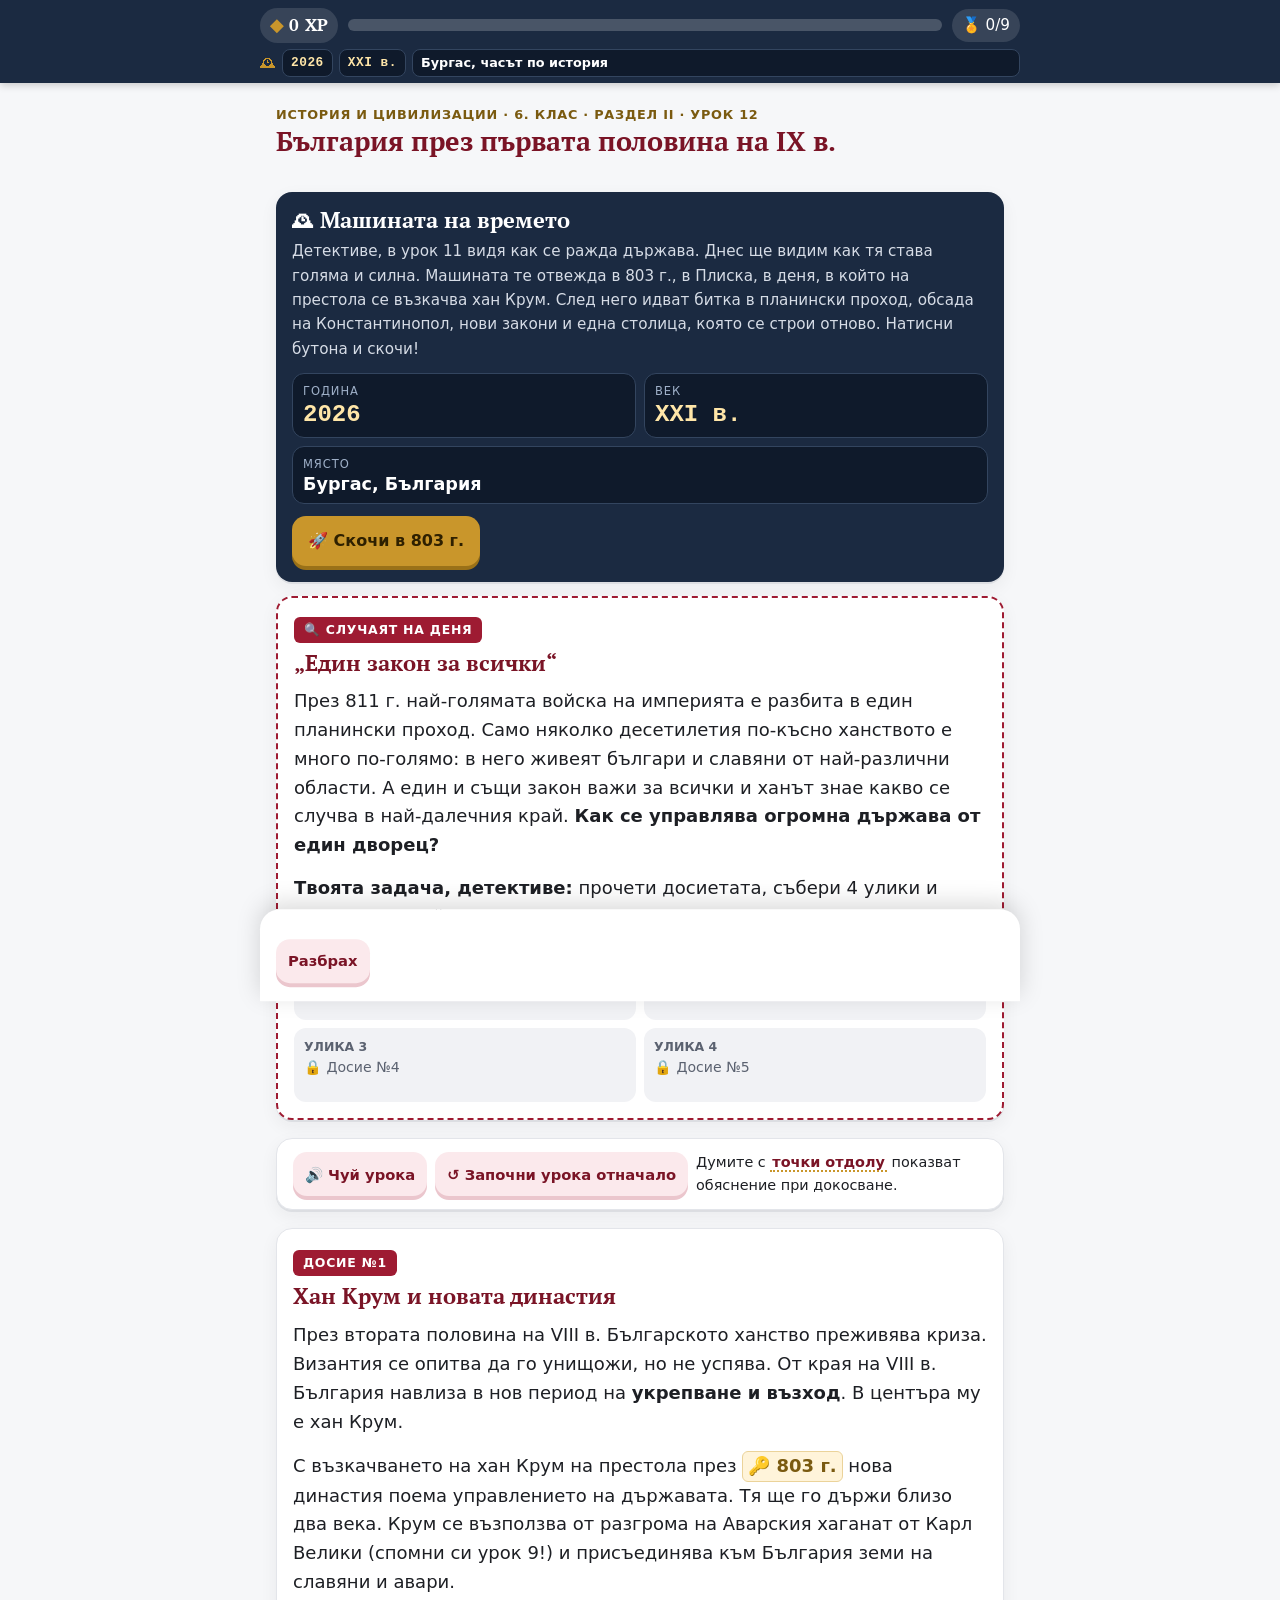
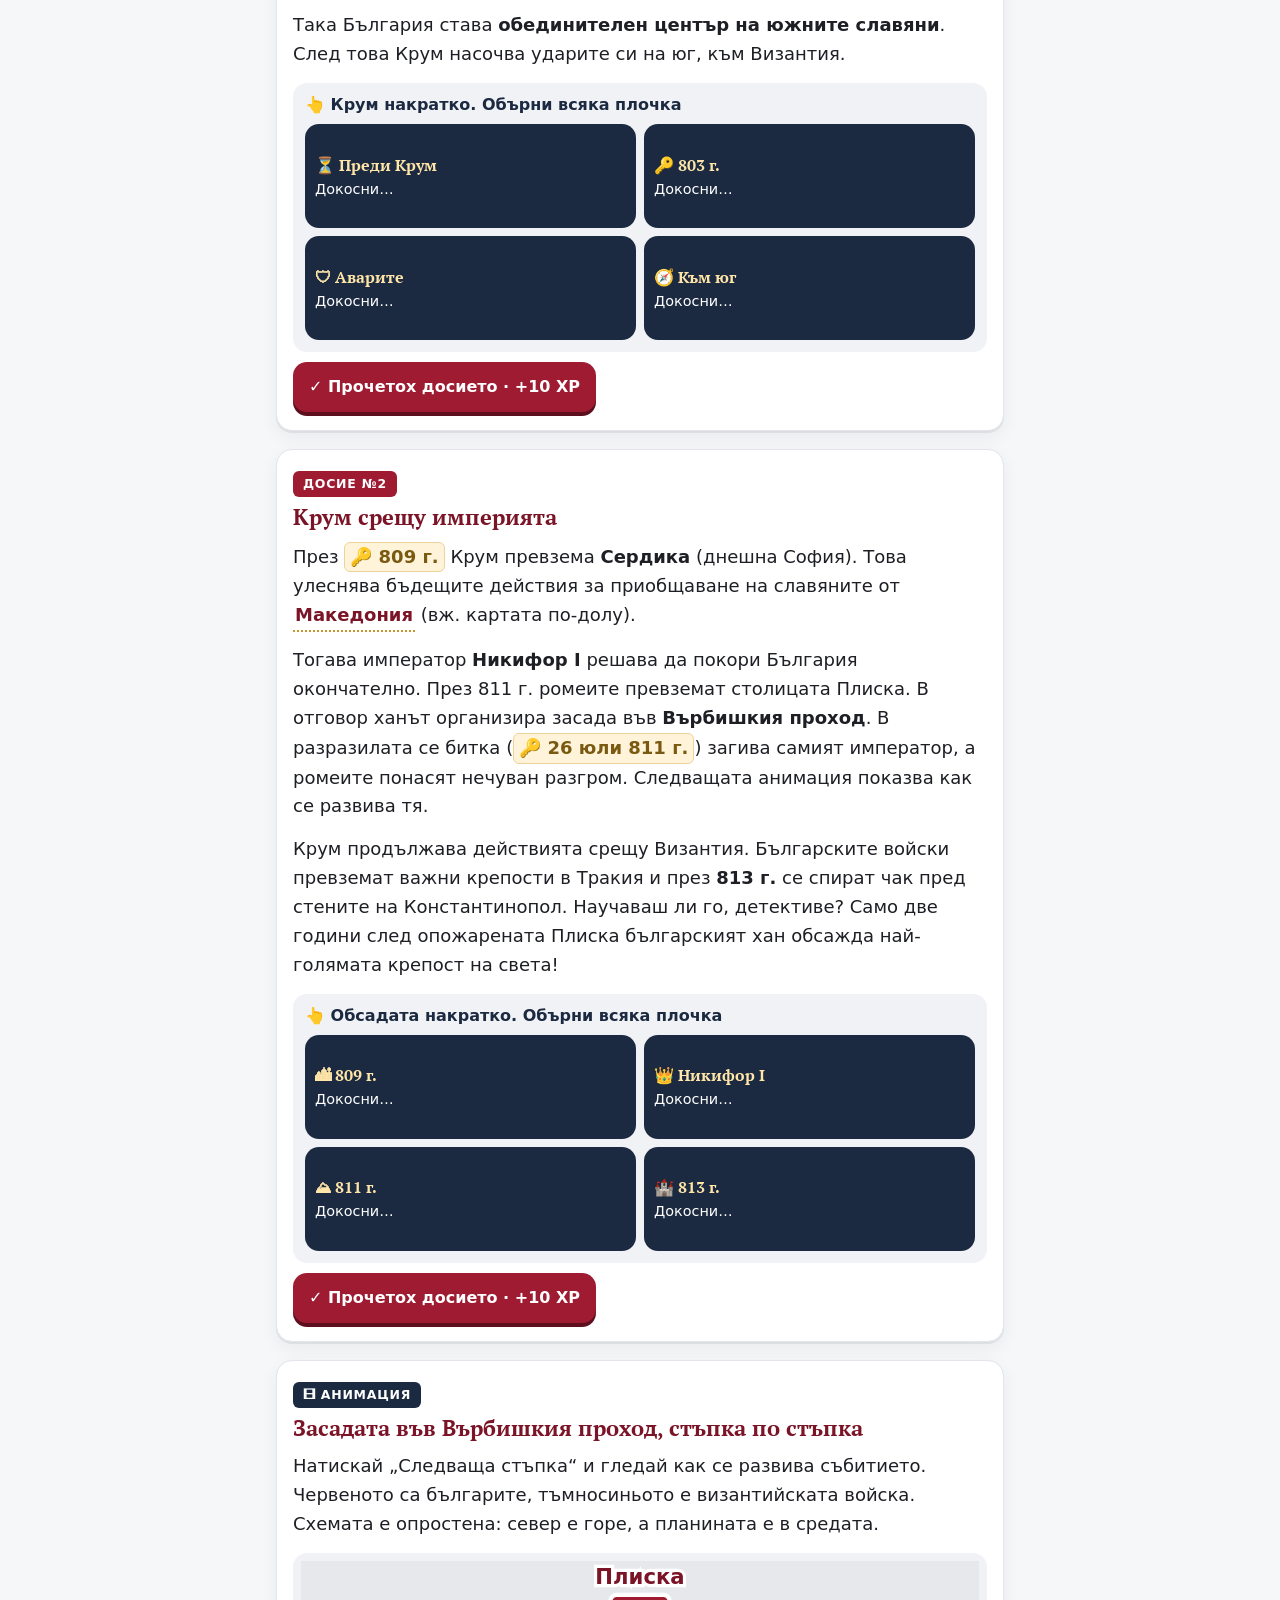
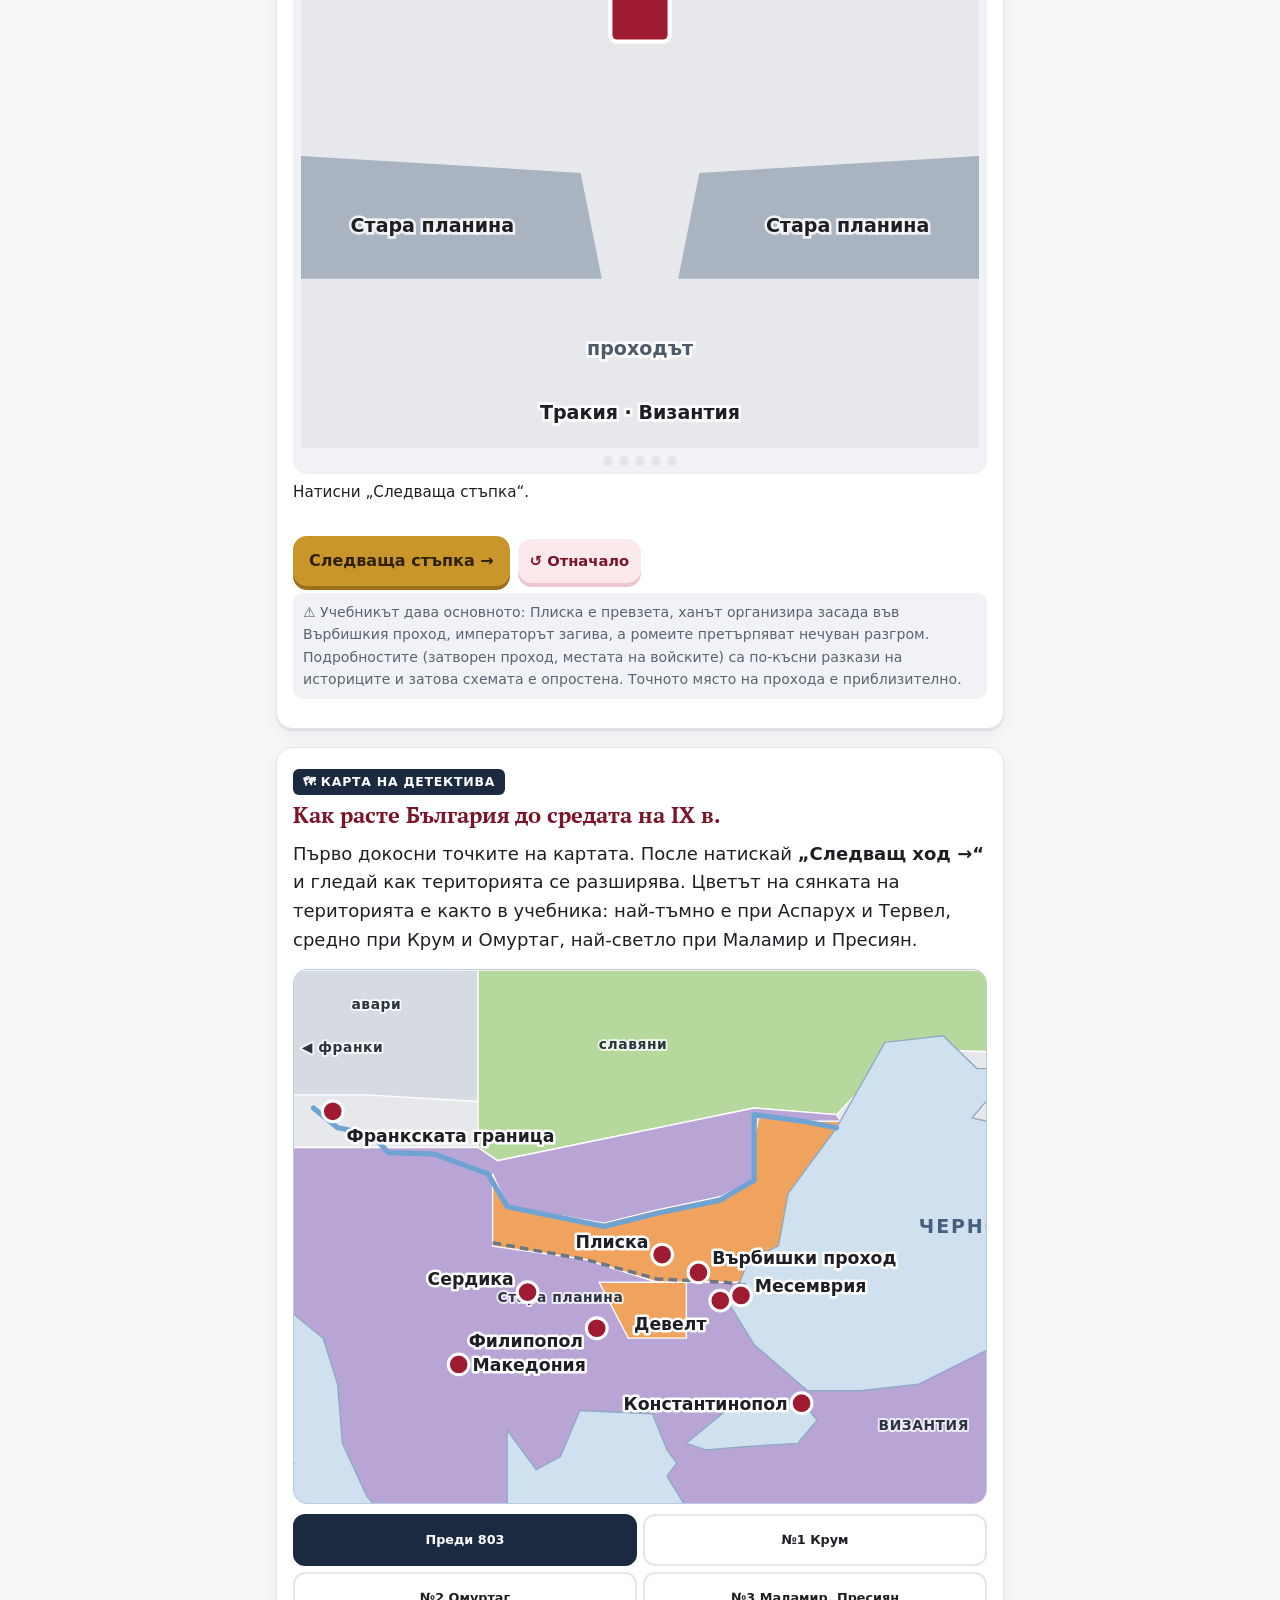
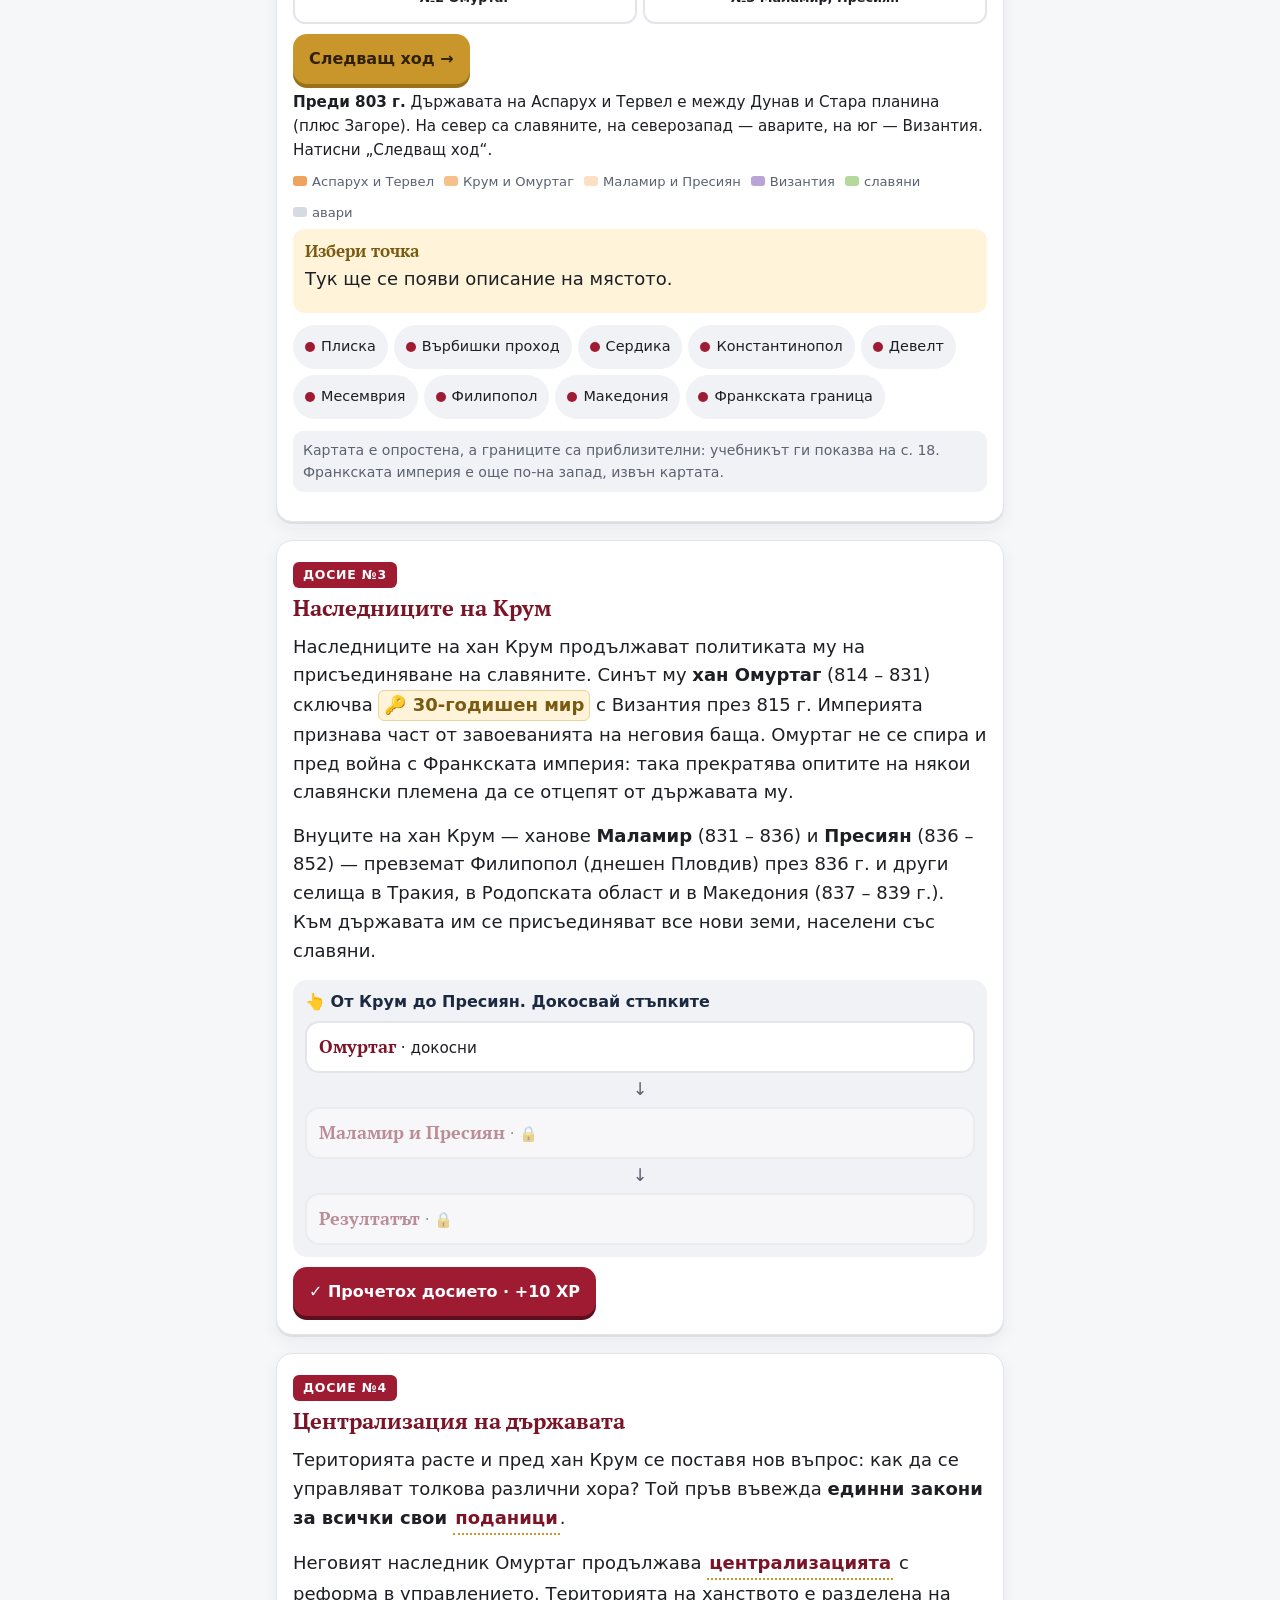
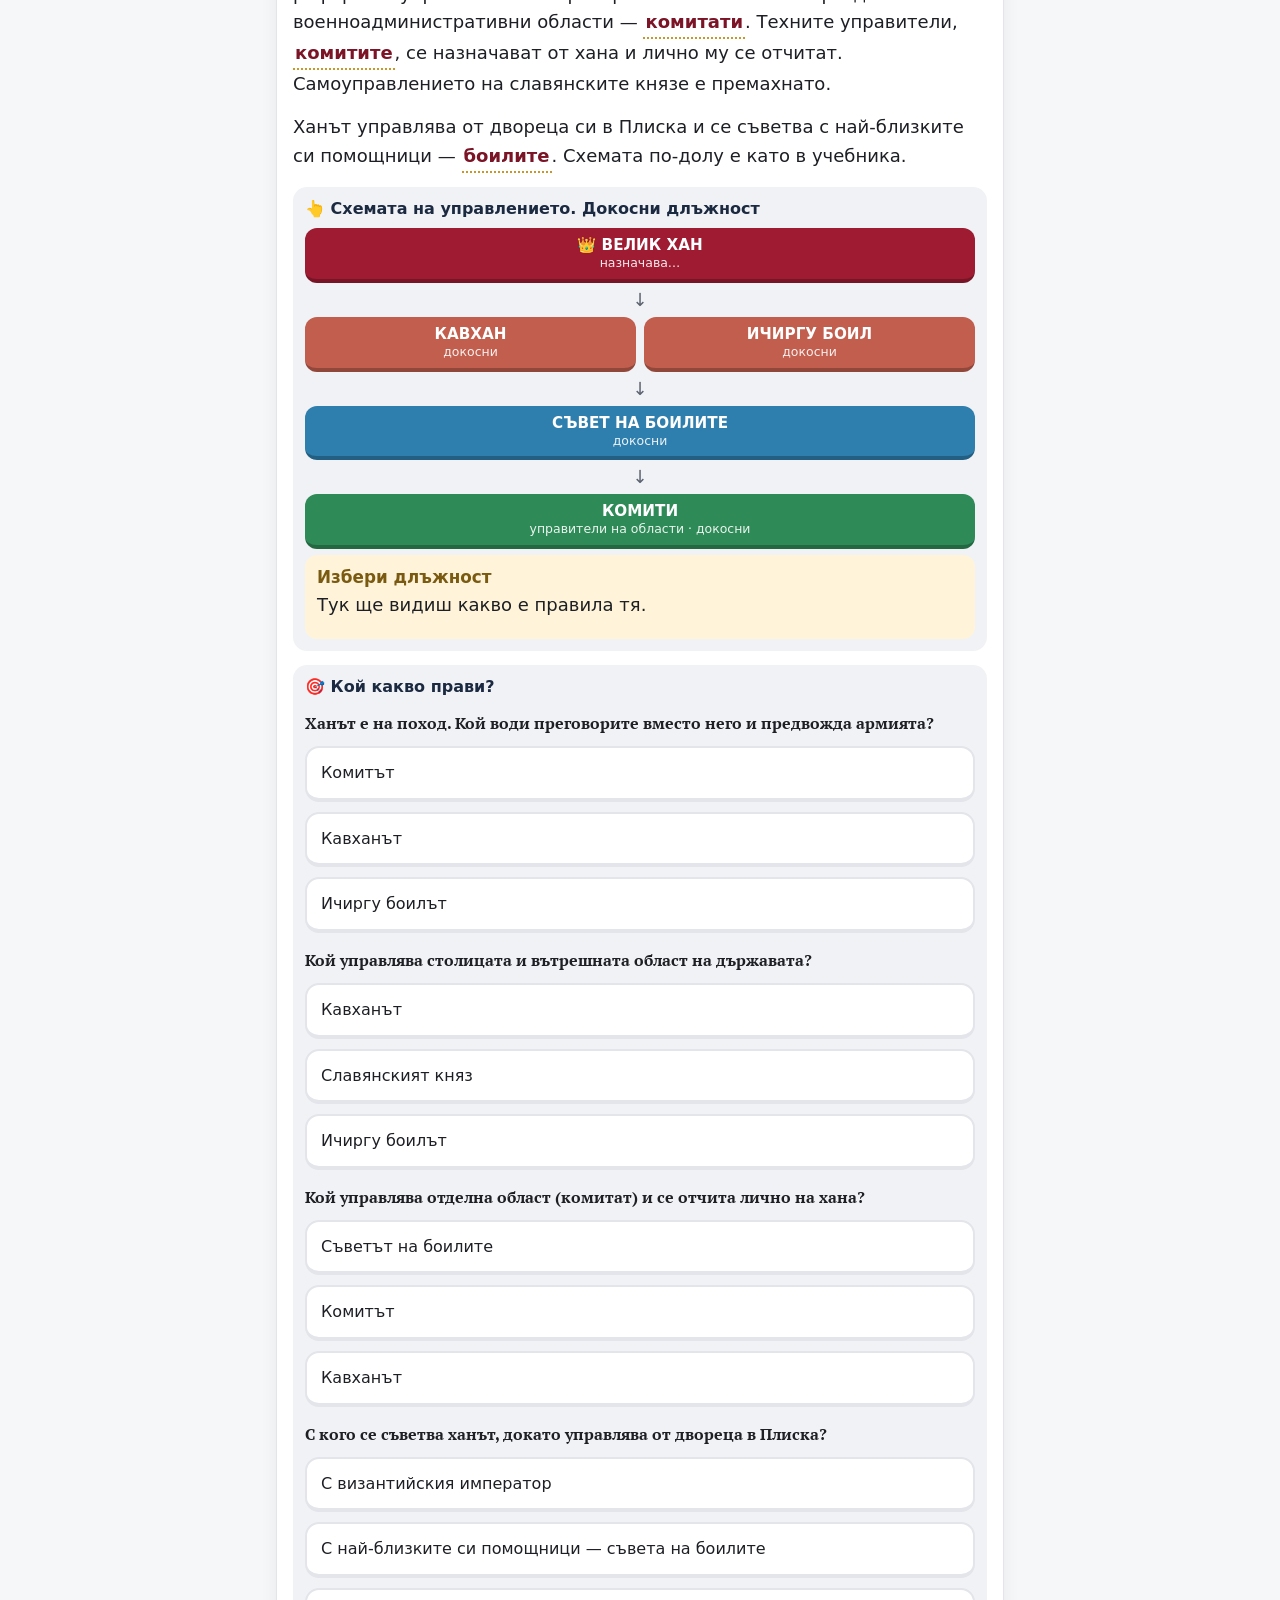
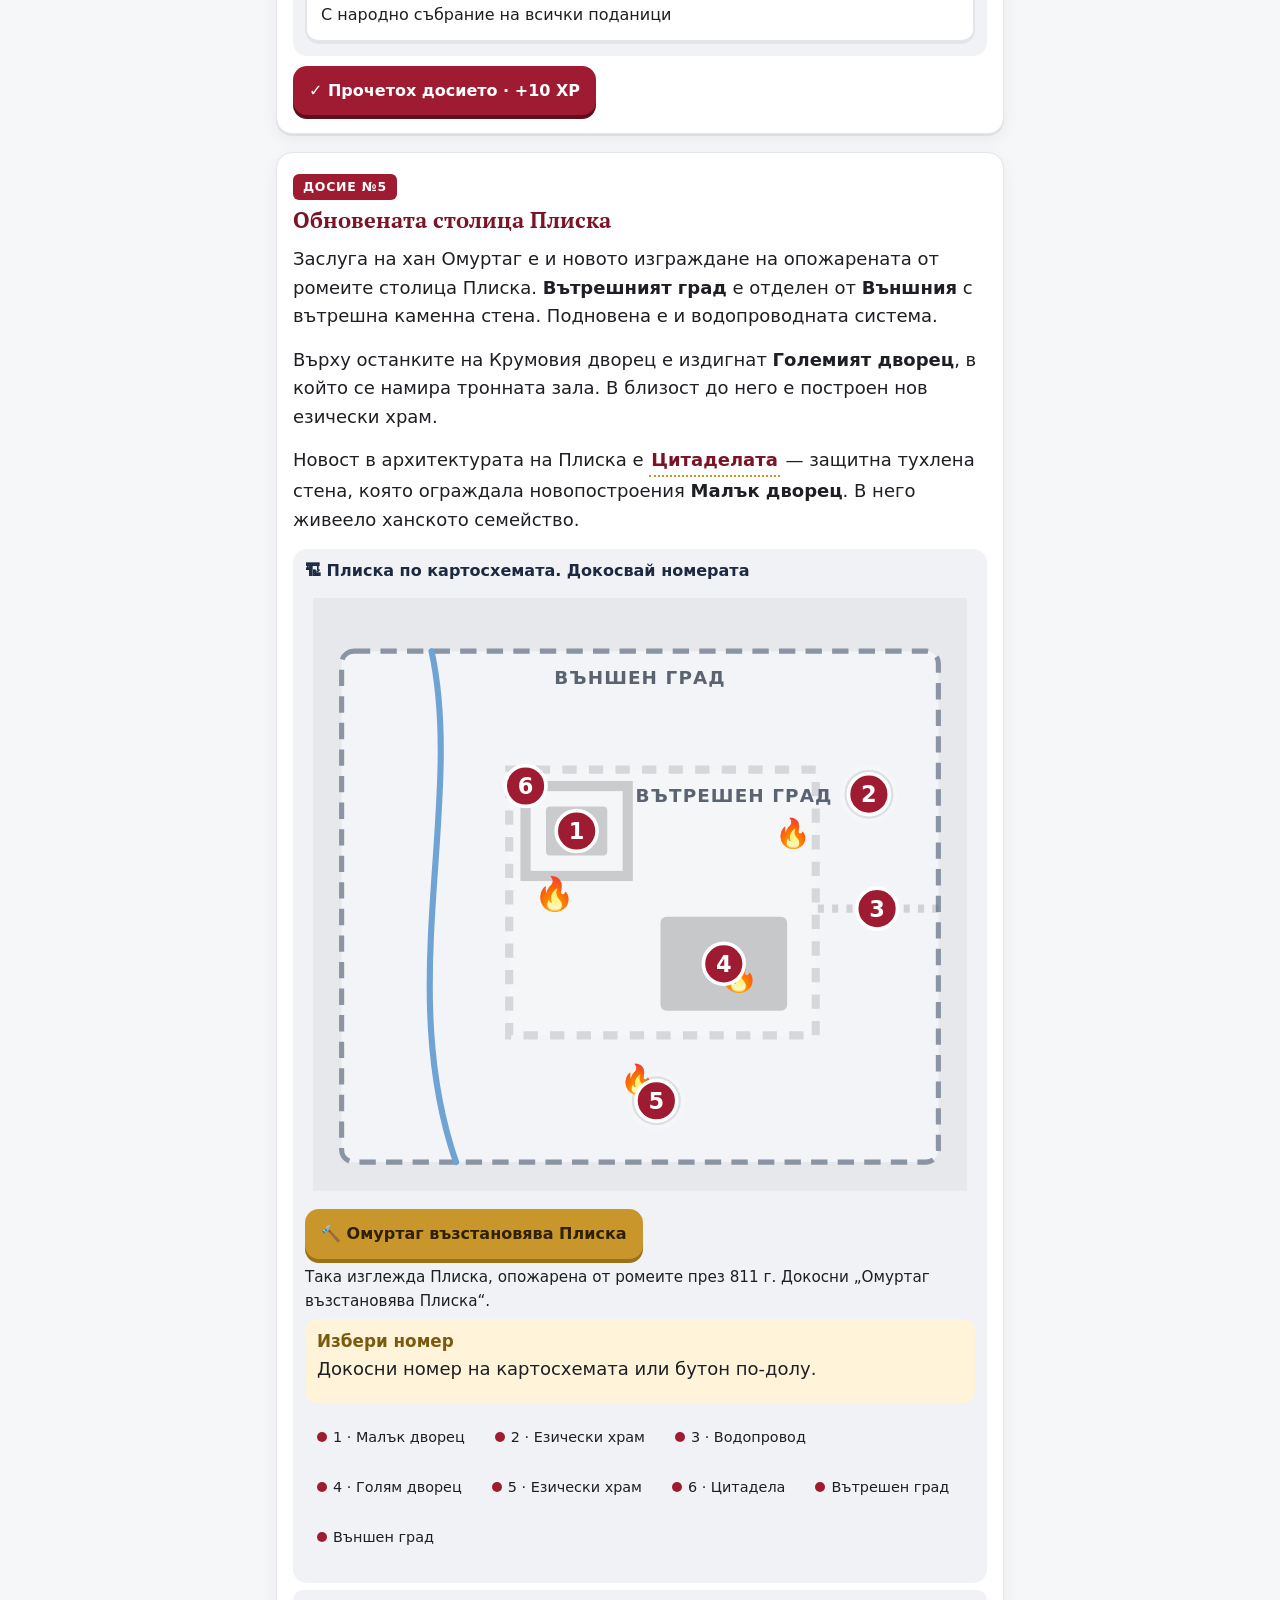
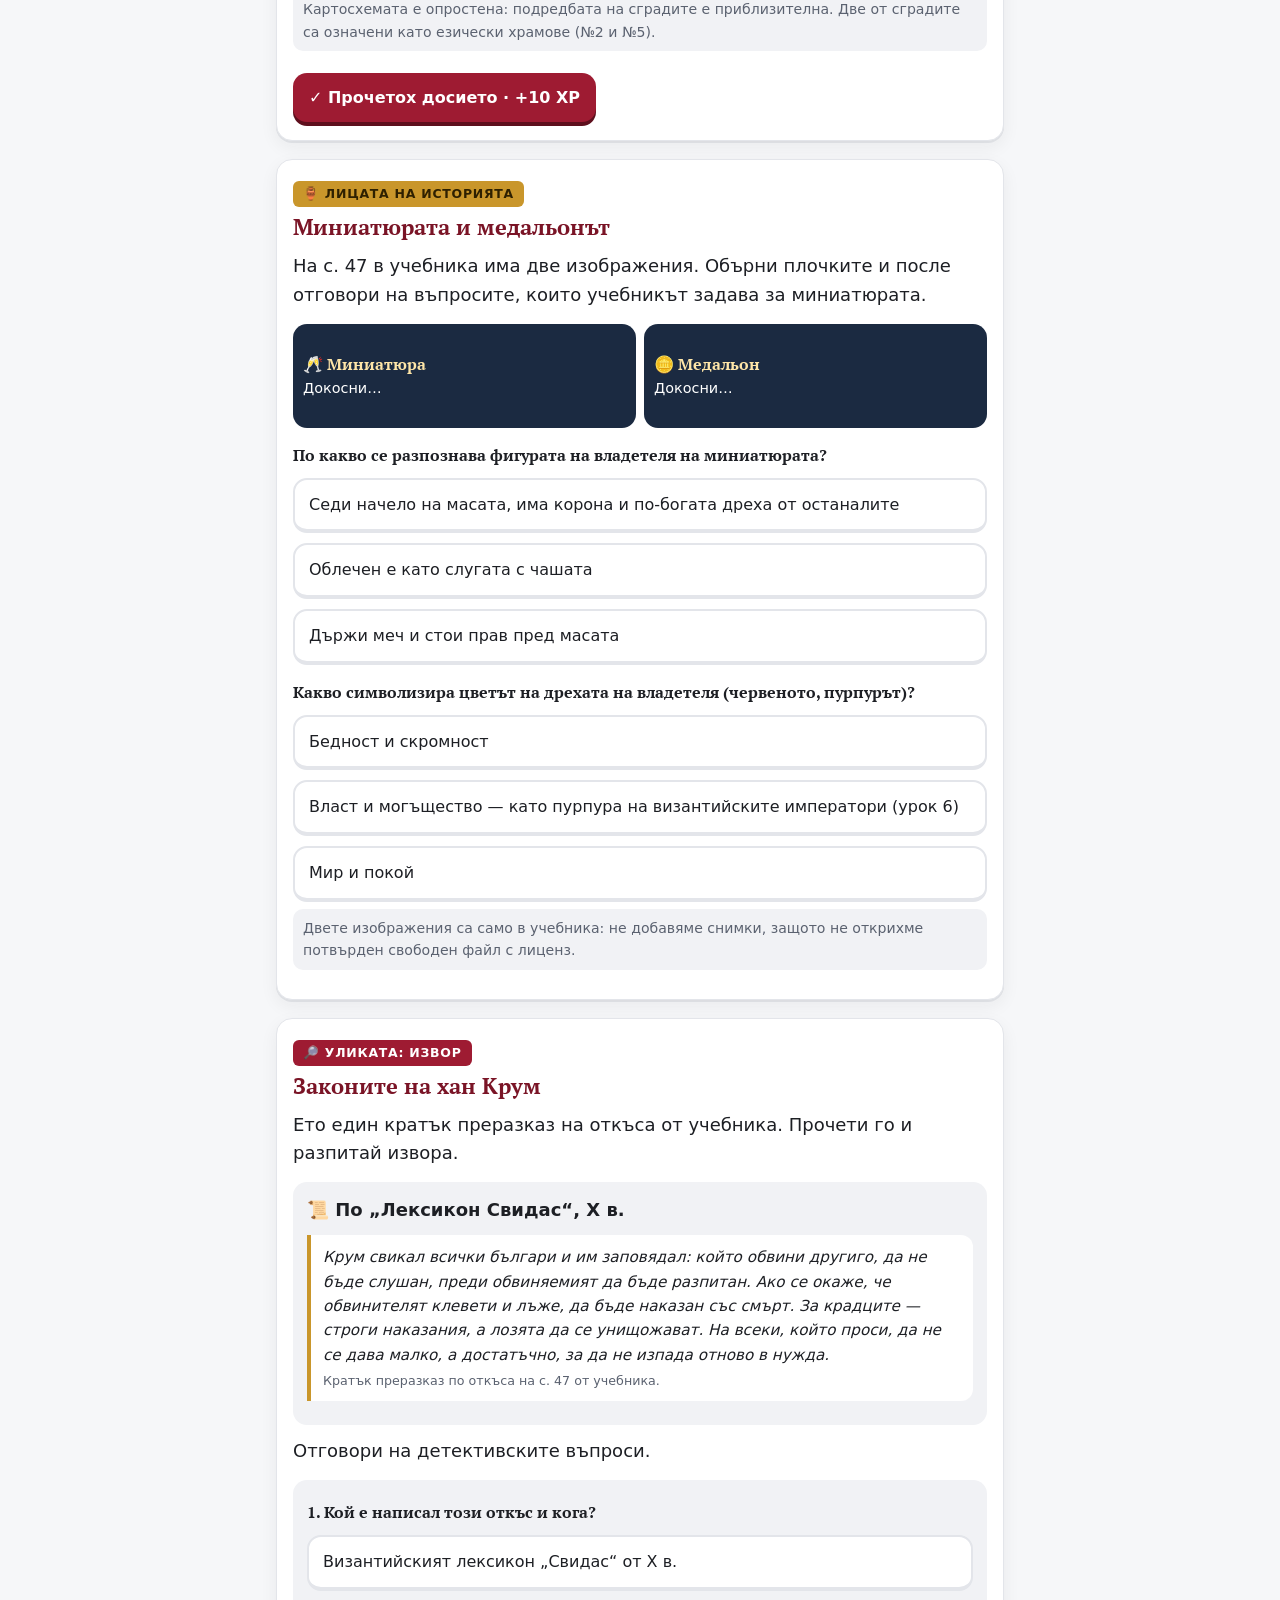
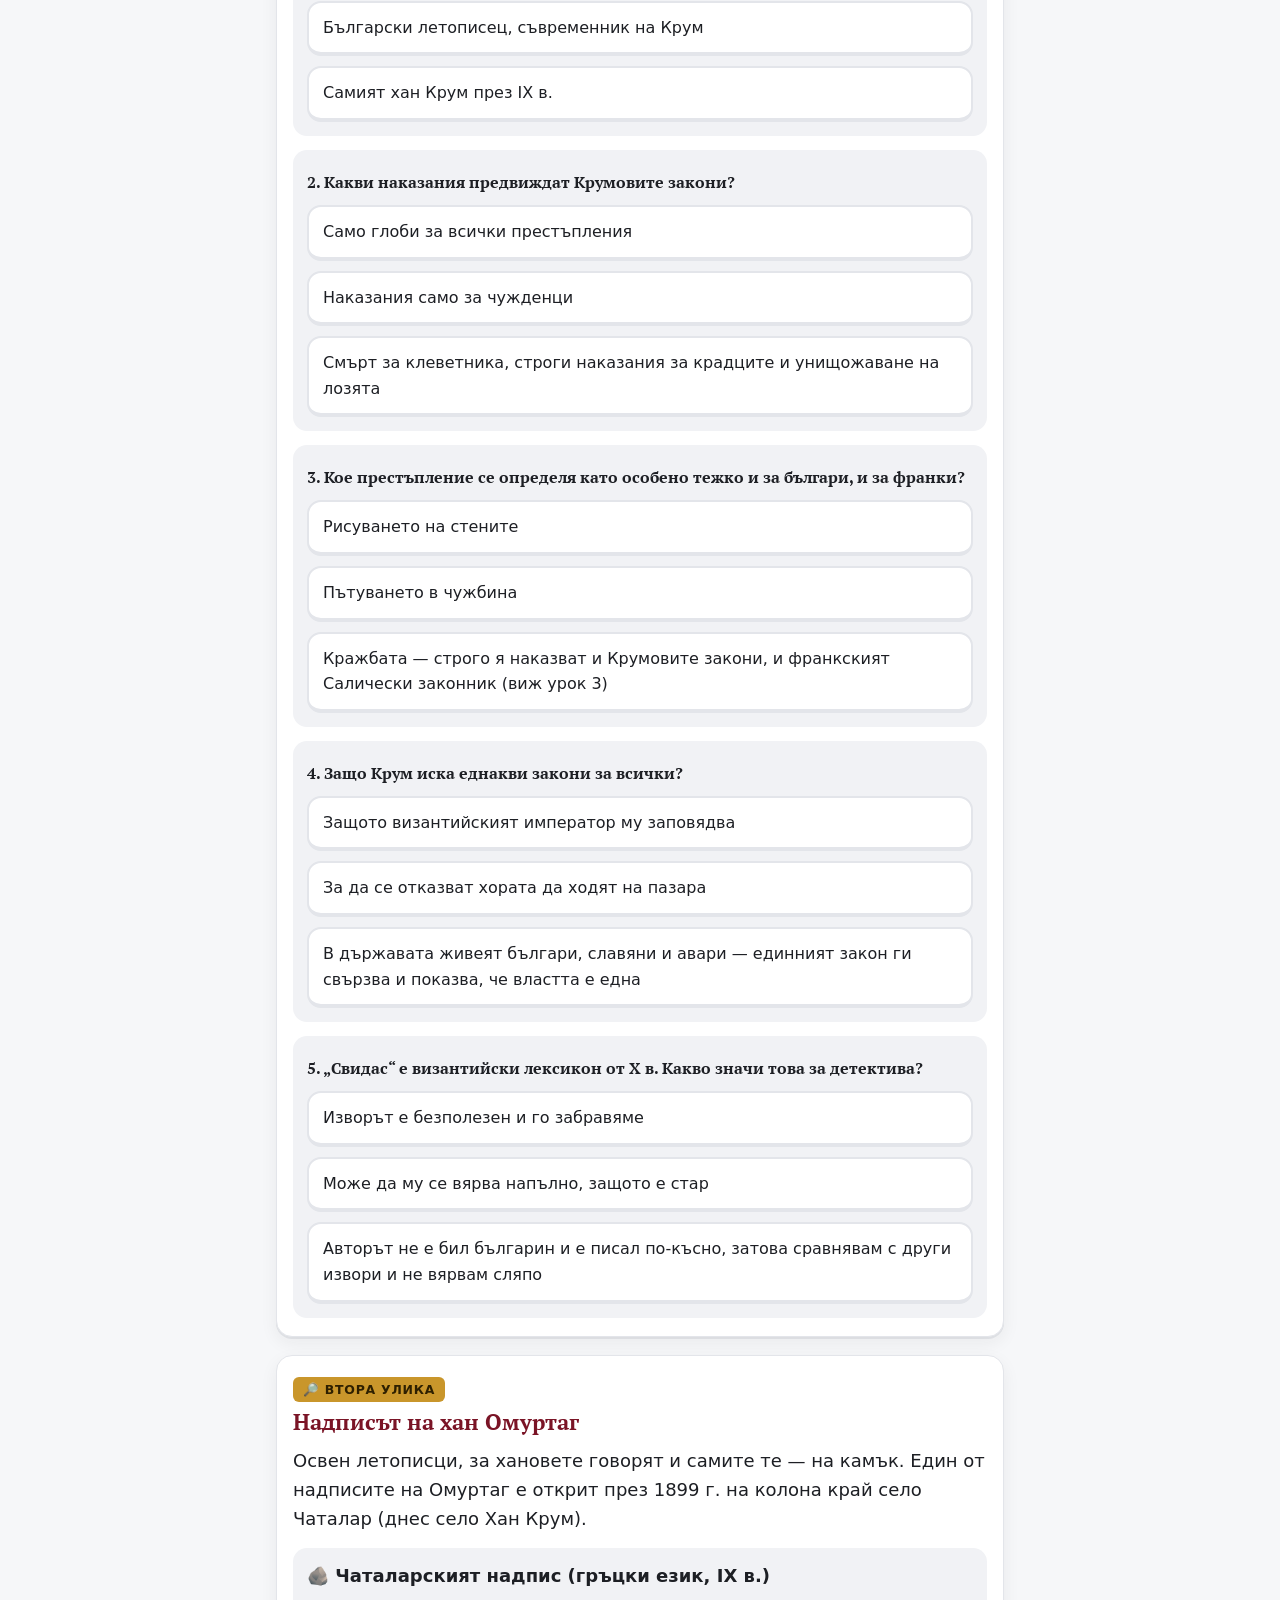
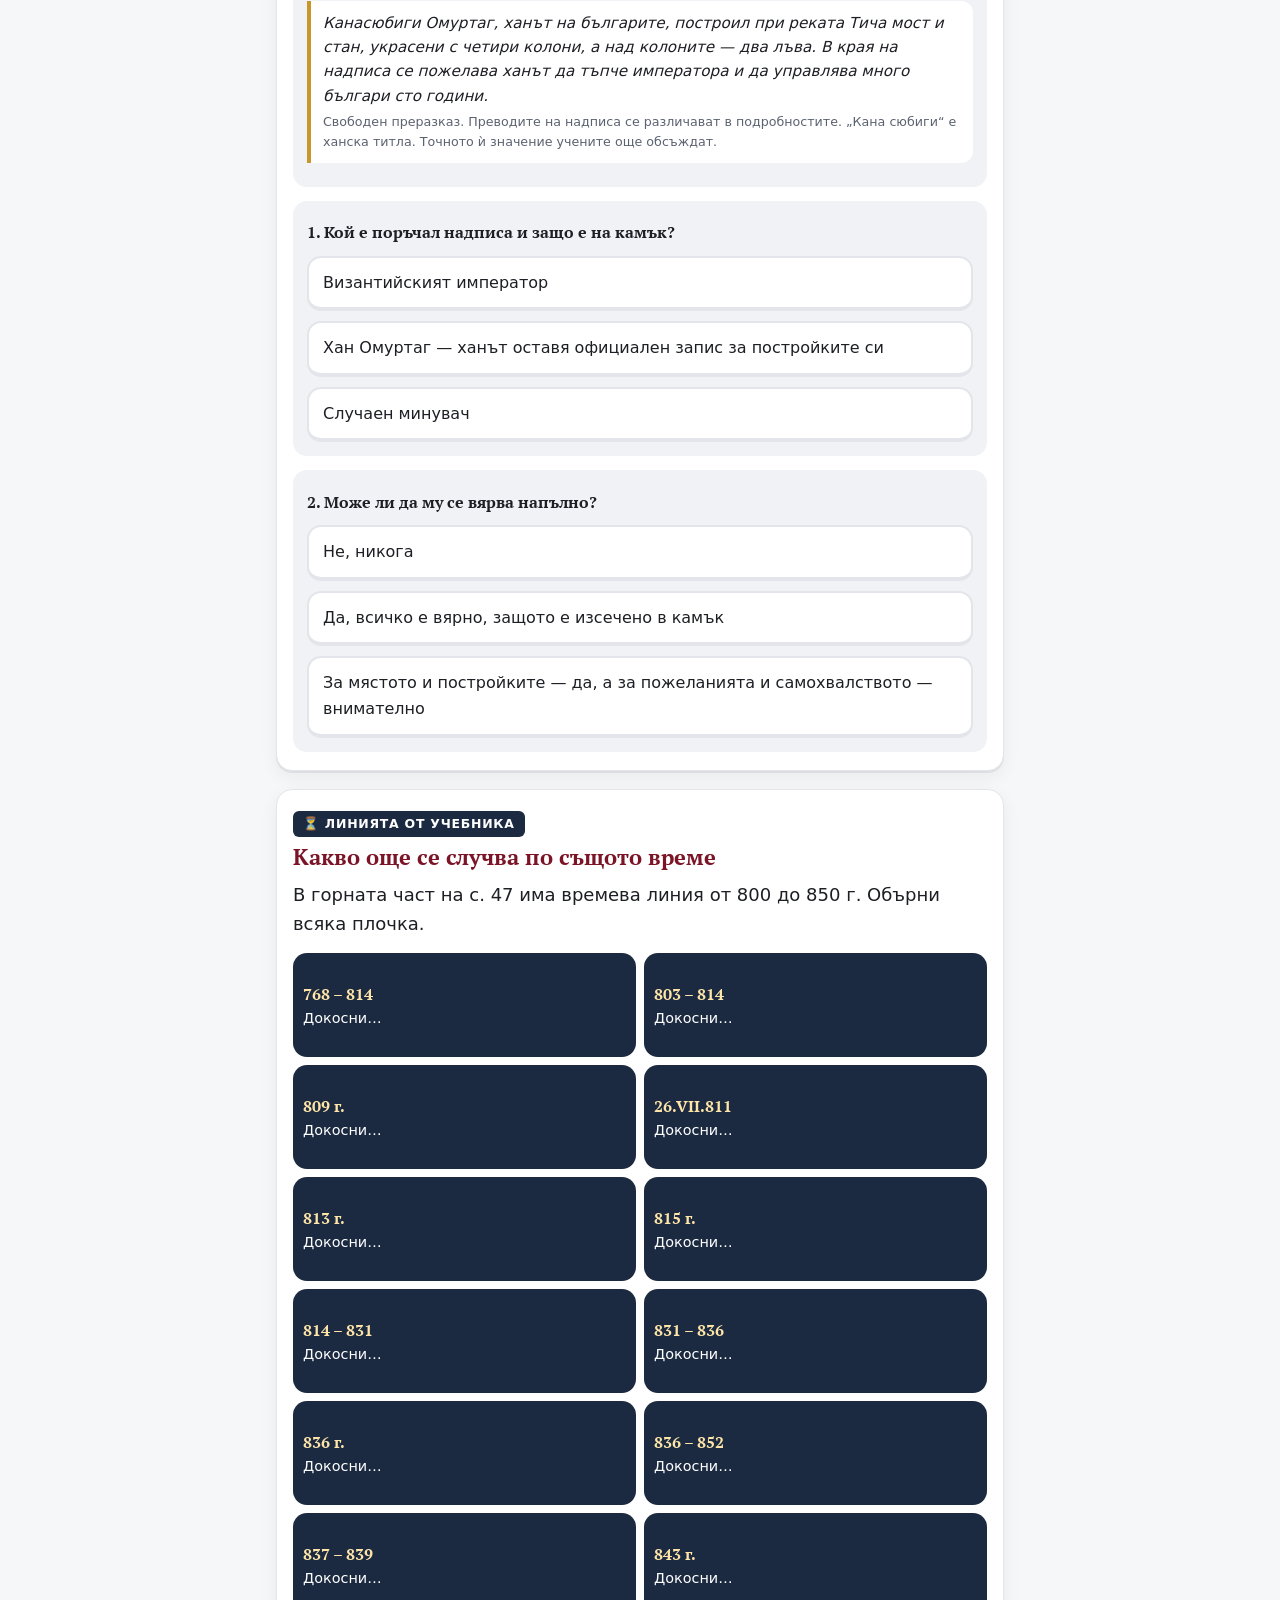
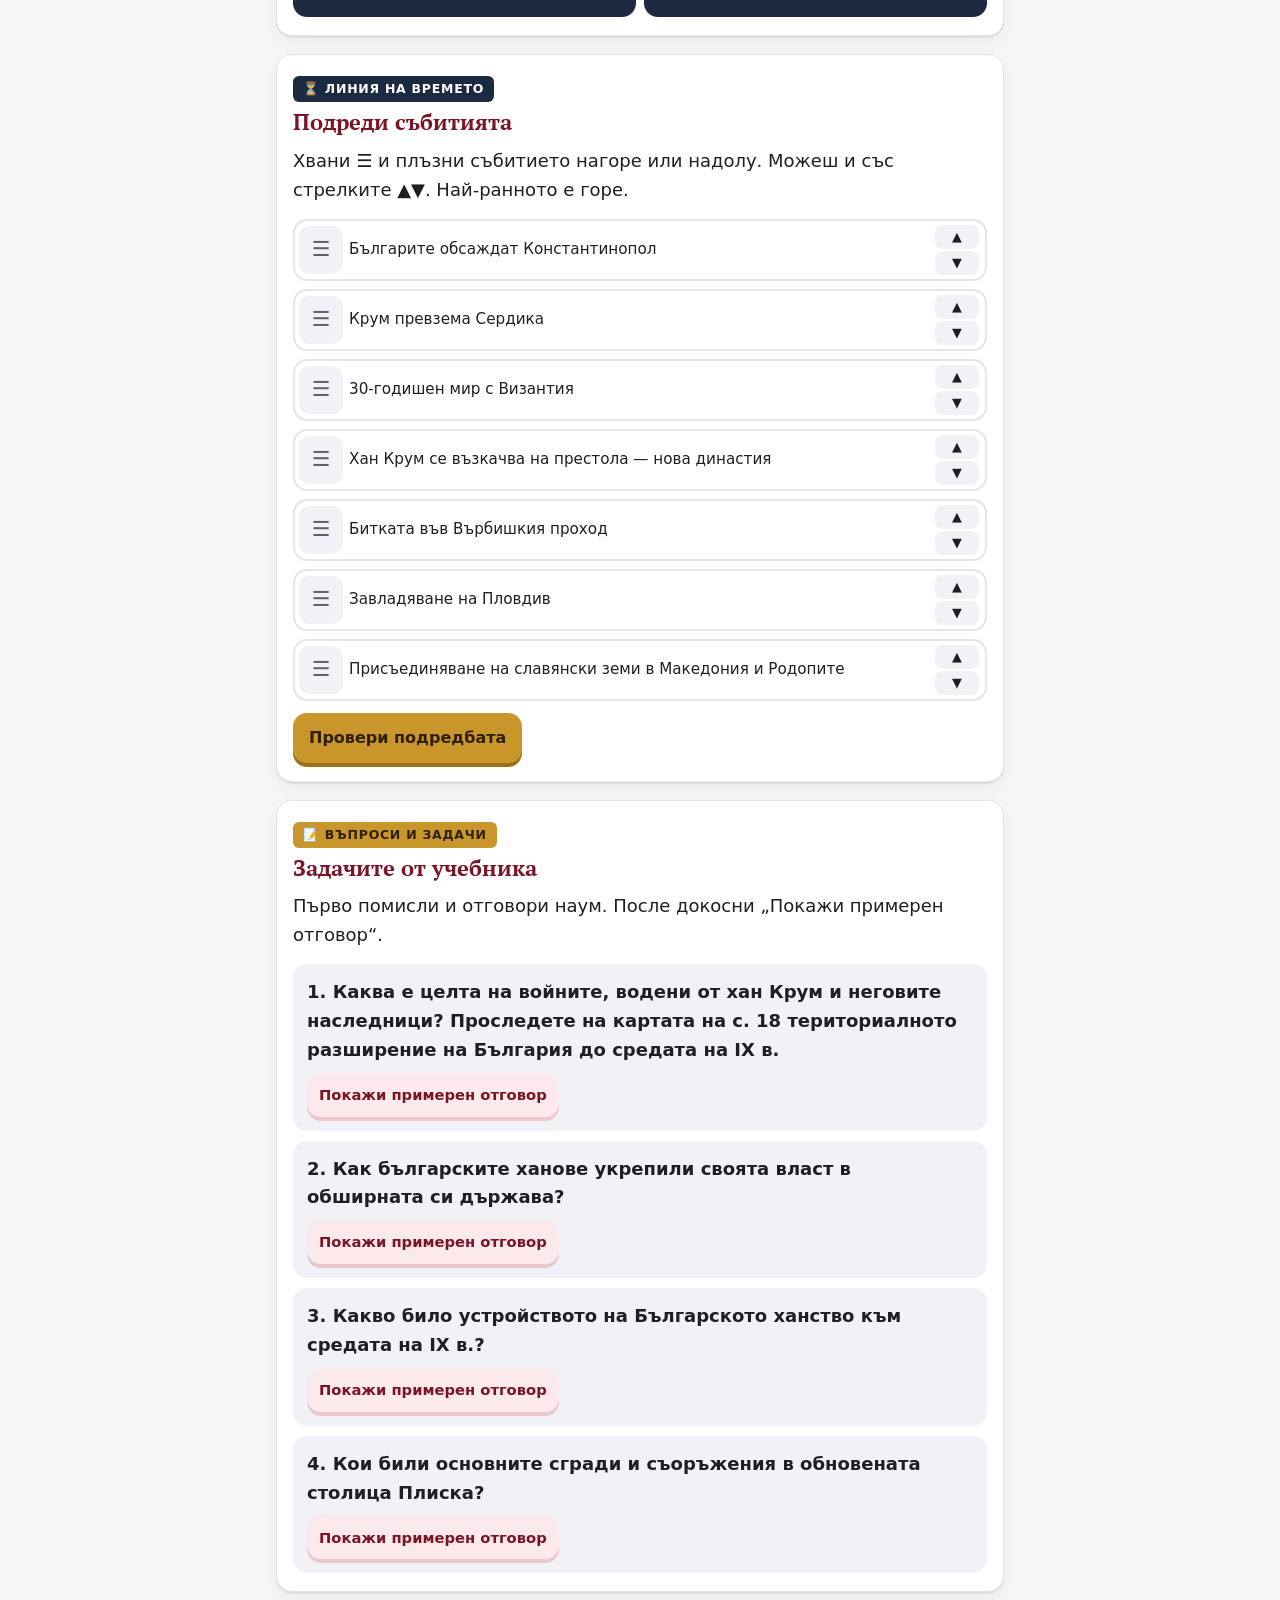
<file: istoriya-6-urok-12-balgariya-prez-purvata-polovina-na-ix-v.html>
<!DOCTYPE html>
<html lang="bg">
<head>
<meta charset="utf-8">
<meta name="viewport" content="width=device-width, initial-scale=1, viewport-fit=cover">
<meta name="robots" content="noindex, nofollow">
<meta name="theme-color" content="#9E1B32">
<link rel="icon" href="favicon.svg" type="image/svg+xml">
<link rel="icon" href="favicon.ico" sizes="any">
<link rel="apple-touch-icon" href="apple-touch-icon.png">
<link rel="manifest" href="site.webmanifest">
<title>Урок 12 · България през първата половина на IX в.</title>
<link rel="preconnect" href="https://fonts.googleapis.com">
<link rel="preconnect" href="https://fonts.gstatic.com" crossorigin>
<link href="https://fonts.googleapis.com/css2?family=PT+Serif:wght@700&display=swap&subset=cyrillic" rel="stylesheet">
<style>
:root{
  --red:#9E1B32; --red-2:#7A1426; --red-soft:#FBE9EC;
  --navy:#1B2A41;
  --gold:#C9962B; --gold-soft:#FFF4DA; --gold-ink:#7A5A10;
  --paper:#F6F7F9; --card:#FFFFFF;
  --ink:#1D1F24; --muted:#5B6270; --line:#E3E5EA;
  --ok:#1E8E4E; --ok-soft:#E3F5EA;
  --bad:#D1491F; --bad-soft:#FDEBE3;
  --soft:#F1F2F5;
  --sea:#CFE0EE; --land:#E6E8EC; --west:#E3A1AC; --east:#9DB0CF; --unit:#E9CF8E;
  --r:16px; --shadow:0 2px 0 rgba(27,42,65,.08), 0 6px 18px rgba(29,31,36,.06);
  --head:"PT Serif", Georgia, "Times New Roman", serif;
  --body:system-ui, "Roboto", "Segoe UI", Arial, sans-serif;
}
*{box-sizing:border-box}
html{scroll-behavior:smooth;-webkit-text-size-adjust:100%}
body{margin:0;background:var(--paper);color:var(--ink);font:18px/1.6 var(--body);overflow-x:hidden}
h1,h2,h3{font-family:var(--head);line-height:1.2;margin:0 0 .5em;color:var(--red-2)}
h1{font-size:1.7rem}
h2{font-size:1.35rem}
h3{font-size:1.1rem}
p{margin:.5em 0 .8em}
a{color:var(--red)}
button{font:inherit;cursor:pointer;-webkit-tap-highlight-color:transparent}
img{max-width:100%}
.wrap{max-width:760px;margin:0 auto;padding:0 16px 120px}

/* ---------- Top bar + машината на времето ---------- */
.topbar{position:sticky;top:0;z-index:50;background:var(--navy);color:#fff;padding:8px 16px 6px;box-shadow:0 2px 8px rgba(0,0,0,.2)}
.topbar-in{max-width:760px;margin:0 auto;display:flex;align-items:center;gap:10px}
.xp{display:flex;align-items:center;gap:6px;font-family:var(--head);font-weight:700;font-size:1.05rem;background:rgba(255,255,255,.12);padding:4px 10px;border-radius:999px;white-space:nowrap}
.xp .gem{color:var(--gold)}
.xp.bump{animation:bump .5s}
@keyframes bump{30%{transform:scale(1.25)}}
.prog{flex:1;height:12px;background:rgba(255,255,255,.2);border-radius:999px;overflow:hidden}
.prog>i{display:block;height:100%;width:0;background:var(--gold);border-radius:999px;transition:width .6s}
.badgecount{font-size:.95rem;white-space:nowrap;background:rgba(255,255,255,.12);padding:4px 10px;border-radius:999px}
.tm{max-width:760px;margin:6px auto 0;display:flex;gap:6px;align-items:stretch;font-size:.8rem}
.tm .lbl{display:flex;align-items:center;color:var(--gold);font-size:1rem}
.tm .cell{background:#0F1A2B;border:1px solid #33455F;border-radius:8px;padding:2px 8px;overflow:hidden;display:flex;align-items:center;min-height:28px}
.tm .cell b{display:block;font-family:"Courier New",monospace;font-weight:700;color:#FFE6A8;letter-spacing:.04em;white-space:nowrap}
.tm .cell.place{flex:1;min-width:0}
.tm .cell.place b{overflow:hidden;text-overflow:ellipsis;font-family:var(--body);font-weight:600;letter-spacing:0;color:#fff}
.tm .cell b.roll{animation:roll .45s ease-out}
@keyframes roll{0%{transform:translateY(-110%);opacity:0}60%{transform:translateY(12%);opacity:1}100%{transform:translateY(0)}}
.toast{position:fixed;left:50%;top:92px;transform:translateX(-50%) translateY(-20px);opacity:0;background:var(--gold);color:#2E2000;font-family:var(--head);font-weight:700;padding:8px 16px;border-radius:999px;z-index:60;transition:.3s;pointer-events:none;box-shadow:var(--shadow);max-width:90vw;text-align:center}
.toast.show{opacity:1;transform:translateX(-50%) translateY(0)}

/* ---------- Hero ---------- */
.hero{padding:22px 0 6px}
.kicker{font-family:var(--body);font-weight:700;color:var(--gold-ink);letter-spacing:.06em;text-transform:uppercase;font-size:.8rem}
.board{background:var(--navy);color:#fff;border-radius:var(--r);padding:16px;margin:14px 0;box-shadow:var(--shadow)}
.board h2{color:#fff;margin-bottom:6px}
.board p{color:#D6DCE6;margin:.3em 0 .8em;font-size:.95rem}
.dials{display:grid;grid-template-columns:1fr 1fr;gap:8px;margin:10px 0 12px}
.dial{background:#0F1A2B;border:1px solid #33455F;border-radius:12px;padding:8px 10px;overflow:hidden}
.dial small{display:block;color:#9FB0C8;font-size:.72rem;text-transform:uppercase;letter-spacing:.08em}
.dial b{display:block;font-family:"Courier New",monospace;font-size:1.5rem;color:#FFE6A8;line-height:1.2}
.dial.wide{grid-column:1/-1}
.dial.wide b{font-family:var(--body);font-size:1.1rem;color:#fff}
.dial b.roll{animation:roll .45s ease-out}
.case{background:var(--card);border:2px dashed var(--red);border-radius:var(--r);padding:16px;margin:14px 0;box-shadow:var(--shadow)}
.clues{display:grid;grid-template-columns:1fr 1fr;gap:8px;margin-top:10px}
.clue{border-radius:12px;padding:10px;font-size:.88rem;line-height:1.4;background:var(--soft);color:var(--muted);min-height:74px}
.clue b{display:block;font-family:var(--body);color:var(--muted);font-size:.78rem;margin-bottom:2px}
.clue.on{background:var(--gold-soft);color:var(--ink);animation:pop .4s}
.clue.on b{color:var(--gold-ink)}
@keyframes pop{0%{transform:scale(.9)}60%{transform:scale(1.05)}}

/* ---------- Cards ---------- */
.card{background:var(--card);border-radius:var(--r);padding:18px 16px;margin:18px 0;box-shadow:var(--shadow);border:1px solid var(--line)}
.dossier-tag{display:inline-block;font-family:var(--body);font-weight:700;font-size:.78rem;color:#fff;background:var(--red);padding:3px 10px;border-radius:6px;margin-bottom:8px;letter-spacing:.06em}
.dossier-tag.navy{background:var(--navy)}
.dossier-tag.gold{background:var(--gold);color:#2E2000}
.row{display:flex;gap:8px;flex-wrap:wrap;align-items:center}
.btn{border:0;border-radius:14px;padding:12px 16px;min-height:48px;font-family:var(--body);font-weight:700;font-size:1rem;background:var(--red);color:#fff;box-shadow:0 4px 0 #5E0F1D;transition:transform .08s}
.btn:active{transform:translateY(3px);box-shadow:0 1px 0 #5E0F1D}
.btn.ghost{background:var(--red-soft);color:var(--red-2);box-shadow:0 4px 0 #EBC6CD}
.btn.gold{background:var(--gold);color:#2E2000;box-shadow:0 4px 0 #9A7118}
.btn.navy{background:var(--navy);box-shadow:0 4px 0 #0B1320}
.btn.done{background:var(--ok);box-shadow:0 4px 0 #146638}
.btn[disabled]{opacity:.6;cursor:default}
.btn.small{min-height:44px;padding:8px 12px;font-size:.92rem}
.readbtn{margin-top:10px}
.term{background:none;border:0;padding:0 2px;color:var(--red-2);font-weight:700;border-bottom:2px dotted var(--gold);font-size:inherit;line-height:inherit}
.hl{background:var(--gold-soft);padding:0 4px;border-radius:4px}
.key{display:inline-block;background:var(--gold-soft);color:var(--gold-ink);font-weight:700;border:1px solid #EBD39A;border-radius:6px;padding:0 5px;white-space:nowrap}
.task{background:var(--soft);border-radius:14px;padding:12px;margin-top:14px}
.task h3{font-size:1rem;margin-bottom:6px;color:var(--navy);font-family:var(--body)}
.note{font-size:.88rem;color:var(--muted);background:var(--soft);border-radius:10px;padding:8px 10px}

/* ribbons (стъпки, периоди) */
.ribbon{display:flex;gap:3px;margin:10px 0 6px}
.ribbon button{border:0;border-radius:8px;min-height:52px;padding:4px 2px;font-size:.72rem;font-weight:700;color:#fff;line-height:1.15;position:relative;min-width:0;overflow:hidden}
.ribbon button.seen:after{content:"✓";position:absolute;top:1px;right:4px;font-size:.7rem}
.ribbon button.active{outline:3px solid var(--gold);outline-offset:1px}
.ribticks{display:flex;justify-content:space-between;font-size:.72rem;color:var(--muted);margin-bottom:6px}
.infobox{background:var(--gold-soft);border-radius:12px;padding:12px;min-height:84px;margin-top:6px}
.infobox h3{margin:0 0 4px;color:var(--gold-ink);font-size:1.05rem}
.infobox p{margin:0}

/* flip tiles */
.tiles{display:grid;grid-template-columns:1fr 1fr;gap:8px;margin-top:10px}
.tile{border:0;border-radius:14px;min-height:104px;padding:10px;text-align:left;background:var(--navy);color:#fff;font-size:.9rem;line-height:1.35}
.tile b{display:block;font-family:var(--head);font-size:1.02rem;margin-bottom:4px;color:#FFE6A8}
.tile.open{background:var(--gold-soft);color:var(--ink);animation:pop .35s}
.tile.open b{color:var(--gold-ink)}

/* sorter */
.sorter{background:var(--soft);border-radius:14px;padding:12px;margin-top:10px}
.sortcard{background:#fff;border:2px solid var(--line);border-radius:12px;padding:12px;min-height:64px;font-weight:600;text-align:center;display:flex;align-items:center;justify-content:center}
.sortbtns{display:grid;grid-template-columns:1fr 1fr;gap:8px;margin-top:10px}
.cols{display:grid;grid-template-columns:1fr 1fr;gap:8px;margin-top:12px}
.col{border-radius:12px;padding:8px;font-size:.82rem;line-height:1.35;min-height:60px}
.col h4{margin:0 0 4px;font-size:.85rem}
.col.w{background:var(--red-soft)}.col.w h4{color:var(--red-2)}
.col.e{background:#E6ECF5}.col.e h4{color:var(--navy)}
.col div{margin-bottom:4px}

/* names chain */
.chain{display:grid;gap:8px;margin-top:10px}
.chain button{border:2px solid var(--line);background:#fff;border-radius:14px;min-height:52px;text-align:left;padding:10px 12px;font-size:.95rem;color:var(--ink)}
.chain button b{font-family:var(--head);color:var(--red-2);font-size:1.1rem}
.chain button[disabled]{opacity:.45}
.chain button.open{border-color:var(--gold);background:var(--gold-soft);opacity:1}
.chain .arrow{text-align:center;color:var(--muted);font-size:1.1rem;line-height:1}

/* map */
.mapbox{background:var(--sea);border-radius:14px;overflow:hidden;border:1px solid #B7CCE0;touch-action:manipulation}
.mapbox svg{display:block;width:100%;height:auto}
.maplabel{font:700 11px var(--body);fill:#46617E;letter-spacing:.1em;pointer-events:none}
.regionlabel{font:800 11px var(--body);letter-spacing:.06em;paint-order:stroke;stroke:#fff;stroke-width:3px;stroke-linejoin:round;pointer-events:none}
.contlabel{font:700 13px var(--body);fill:#8A909B;letter-spacing:.3em;pointer-events:none}
.river{fill:none;stroke:#7FA8CB;stroke-width:1.3;pointer-events:none}
.coast{fill:none;stroke:#8FAAC4;stroke-width:.8;pointer-events:none}
.mk{cursor:pointer}
.mk .dot{stroke:#fff;stroke-width:1.8}
.mk .halo{fill:none;stroke-width:2.5;opacity:0}
.mk.active .halo{opacity:1;animation:ring 1.2s infinite}
@keyframes ring{0%{r:6;opacity:1}100%{r:18;opacity:0}}
.mk.seen .dot{stroke:var(--ink)}
.mk.fallen .dot{fill:#fff!important;stroke-width:3}
.mk text{font:700 10px var(--body);fill:var(--ink);paint-order:stroke;stroke:#fff;stroke-width:3px;stroke-linejoin:round;pointer-events:none}
.chips{display:flex;flex-wrap:wrap;gap:6px;margin:12px 0}
.chip{border:0;border-radius:999px;padding:8px 12px;min-height:44px;font-size:.9rem;background:var(--soft);color:var(--ink);display:inline-flex;align-items:center;gap:6px}
.chip i{width:10px;height:10px;border-radius:50%;display:inline-block;flex:none}
.chip.seen{background:#E6ECF5}
.chip.active{background:var(--navy);color:#fff}
.legend{display:flex;flex-wrap:wrap;gap:10px;font-size:.82rem;color:var(--muted);margin-top:8px}
.legend span{display:inline-flex;align-items:center;gap:5px}
.legend i{width:14px;height:10px;border-radius:3px;display:inline-block}
.steps{display:grid;grid-template-columns:repeat(2,1fr);gap:6px;margin-top:10px}
.steps button{border:2px solid var(--line);background:#fff;border-radius:12px;min-height:52px;padding:4px;font-size:.8rem;font-weight:700;line-height:1.2;color:var(--ink)}
.steps button.active{border-color:var(--navy);background:var(--navy);color:#fff}
.steps button.seen:not(.active){border-color:var(--gold)}
input[type=range]{width:100%;height:44px;accent-color:var(--red);margin:6px 0 0}
.stepcap{font-size:.95rem;margin:6px 0 0;min-height:3em}

/* routes on the map (Великото преселение) */
.routes path{fill:none;stroke-width:2.6;stroke-linecap:round;opacity:0;stroke-dasharray:1;stroke-dashoffset:1;transition:opacity .3s}
.routes path.show{opacity:1;stroke-dashoffset:0;animation:draw .9s ease forwards}
.routes path.huns{stroke:var(--red)}
.routes path.vest{stroke:var(--navy)}
.routes path.vand{stroke:var(--gold-ink)}
@keyframes draw{from{stroke-dashoffset:1}to{stroke-dashoffset:0}}

/* timeline sorting */
.sortl{list-style:none;padding:0;margin:12px 0;display:grid;gap:8px;position:relative}
.sitem{display:flex;align-items:center;gap:6px;background:#fff;border:2px solid var(--line);border-radius:14px;padding:4px 6px 4px 4px;min-height:56px;position:relative;touch-action:pan-y;user-select:none;-webkit-user-select:none}
.sitem.dragging{z-index:5;box-shadow:0 10px 24px rgba(0,0,0,.18);border-color:var(--gold);transition:none}
.sitem .handle{flex:none;width:44px;height:48px;display:flex;align-items:center;justify-content:center;font-size:1.3rem;color:var(--muted);touch-action:none;cursor:grab;border-radius:10px;background:var(--soft)}
.sitem .txt{flex:1;font-size:.95rem;line-height:1.3}
.sitem .yr{display:none;font-weight:800;color:var(--gold-ink);margin-right:4px}
.sitem .mv{flex:none;display:flex;flex-direction:column;gap:2px}
.sitem .mv button{border:0;background:var(--soft);border-radius:8px;width:44px;height:24px;font-size:.8rem;color:var(--ink);padding:0}
.sitem.ok{border-color:var(--ok);background:var(--ok-soft)}
.sitem.bad{border-color:var(--bad);background:var(--bad-soft)}
.sitem .mark{flex:none;font-weight:800;width:18px;text-align:center}
.sorted .sitem .yr{display:inline}

/* quiz/options */
.stage{background:var(--soft);border-radius:14px;padding:14px;margin-top:10px}
.opts{display:grid;gap:10px;margin-top:10px}
.opt{border:2px solid var(--line);border-bottom-width:4px;background:#fff;border-radius:14px;padding:12px 14px;min-height:52px;text-align:left;font-size:1rem;color:var(--ink)}
.opt:active{transform:translateY(2px)}
.opt.right{border-color:var(--ok);background:var(--ok-soft)}
.opt.right:before{content:"✓ ";color:var(--ok);font-weight:800}
.opt.wrong{border-color:var(--bad);background:var(--bad-soft)}
.opt.wrong:before{content:"✗ ";color:var(--bad);font-weight:800}
.opt[disabled]{cursor:default}
.fb{border-radius:14px;padding:12px 14px;margin-top:12px;display:none}
.fb.ok{display:block;background:var(--ok-soft);border:2px solid var(--ok)}
.fb.bad{display:block;background:var(--bad-soft);border:2px solid var(--bad)}
.fb b{font-family:var(--body)}
.fb.ok b{color:#146638}.fb.bad b{color:#9C3312}
.fb.ok b:before{content:"✓ "}.fb.bad b:before{content:"✗ "}
.qhead{display:flex;justify-content:space-between;align-items:center;gap:8px;font-size:.9rem;color:var(--muted)}
.qprog{height:14px;background:#DDE1E7;border-radius:999px;overflow:hidden;margin:8px 0 12px}
.qprog i{display:block;height:100%;width:0;background:var(--ok);transition:width .4s}
.qtext{font-family:var(--head);font-weight:700;font-size:1.12rem;color:var(--ink);margin:.3em 0}
.path{display:flex;flex-direction:column;align-items:center;gap:6px;margin:14px 0}
.node{width:84px;height:84px;border-radius:50%;border:0;font-family:var(--head);font-weight:700;font-size:1.6rem;color:#fff;background:var(--red);box-shadow:0 6px 0 #5E0F1D;position:relative}
.node:nth-child(2){margin-left:90px}.node:nth-child(3){margin-right:90px}
.node[disabled]{background:#C3C7CF;box-shadow:0 6px 0 #9A9FA9;cursor:default}
.node.done{background:var(--gold);box-shadow:0 6px 0 #9A7118;color:#2E2000}
.node span{position:absolute;top:92px;left:50%;transform:translateX(-50%);white-space:nowrap;font-size:.8rem;color:var(--muted);font-weight:700;font-family:var(--body)}
.pathwrap{padding-bottom:26px}

/* source clue */
.qblock{margin-top:14px}
.qblock .qtext{font-size:1.02rem}

/* personality cards */
.pcards{display:grid;grid-template-columns:repeat(auto-fill,minmax(128px,1fr));gap:10px;margin-top:10px}
.pcard{perspective:900px;height:262px;border:0;padding:0;background:none;text-align:left}
.pcard-in{position:relative;width:100%;height:100%;transition:transform .5s;transform-style:preserve-3d}
.pcard.flip .pcard-in{transform:rotateY(180deg)}
.pface{position:absolute;inset:0;backface-visibility:hidden;-webkit-backface-visibility:hidden;border-radius:14px;padding:10px;overflow:hidden;display:flex;flex-direction:column}
.pfront{background:linear-gradient(160deg,var(--red) 0%,var(--red-2) 100%);color:#fff;border:3px solid var(--gold)}
.pfront .av{font-size:2.6rem;line-height:1;margin:4px 0 6px;height:74px;display:flex;align-items:center;justify-content:center;background:rgba(255,255,255,.12);border-radius:10px;overflow:hidden}
.pfront .av img{width:100%;height:100%;object-fit:cover;object-position:top}
.pfront b{font-family:var(--head);font-size:1rem;line-height:1.2}
.pfront small{color:#FFE6A8;font-size:.78rem;display:block;margin-top:2px}
.pfront .sp{margin-top:auto;font-size:.78rem;background:rgba(0,0,0,.2);border-radius:8px;padding:4px 6px;line-height:1.3}
.pback{overflow-y:auto;background:var(--gold-soft);color:var(--ink);transform:rotateY(180deg);font-size:.76rem;line-height:1.35;border:3px solid var(--gold)}
.pback b{font-family:var(--head);color:var(--red-2);font-size:.95rem;margin-bottom:4px}
.pcard.locked .pfront{background:#D5D9E0;color:var(--muted);border-color:#C3C7CF}
.pcard.locked .pfront .av{filter:grayscale(1) blur(2px);opacity:.5}
.pcard.locked .pfront small,.pcard.locked .pfront .sp{color:var(--muted);background:rgba(255,255,255,.5)}
.pcard.new .pfront{animation:pop .5s}

/* gallery */
.gallery{display:grid;gap:14px}
figure{margin:0;background:var(--card);border-radius:14px;overflow:hidden;border:1px solid var(--line)}
figure img{display:block;width:100%;height:auto;max-height:75vh;object-fit:contain;background:#E4E6EA;cursor:zoom-in}
.zoomhint{font-size:.78rem;color:var(--muted)}
figure .noimg{height:120px;display:flex;align-items:center;justify-content:center;color:var(--muted);font-size:.9rem;padding:12px;text-align:center;background:var(--soft)}
figcaption{padding:10px 12px;font-size:.95rem;line-height:1.45}
figcaption small{display:block;color:var(--muted);font-size:.78rem;margin-top:4px}

/* did you know */
.dyk{display:grid;gap:10px}
.dyk div{background:var(--soft);border-radius:12px;padding:12px 12px 12px 48px;position:relative}
.dyk div:before{content:attr(data-i);position:absolute;left:12px;top:10px;font-size:1.4rem}

/* короната пътува (анимация) */
.crownbox{background:var(--soft);border-radius:14px;padding:16px;position:relative;height:120px;overflow:hidden;margin-top:10px}
.crownbox .city{position:absolute;top:8px;font-size:.78rem;font-weight:700;color:var(--muted)}
.crownbox .city.rome{left:8px}
.crownbox .city.cpl{right:8px;text-align:right}
.crownbox .track{position:absolute;left:44px;right:44px;top:56px;height:2px;border-top:2px dashed #B7BFCB}
.crownicon{position:absolute;top:56px;left:44px;transform:translate(-50%,-50%);font-size:2.1rem}
.crownicon.go{animation:crowntrip 2.8s ease-in-out forwards}
@keyframes crowntrip{0%{left:44px}100%{left:calc(100% - 44px)}}
.crowncap{position:absolute;bottom:6px;left:8px;right:8px;font-size:.82rem;color:var(--muted);text-align:center}

/* links */
.linkcard{display:block;text-decoration:none;color:var(--ink);background:var(--soft);border-radius:12px;padding:12px;margin:8px 0;border:1px solid var(--line)}
.linkcard b{font-family:var(--body);color:var(--red-2);display:block}
.linkcard small{color:var(--muted)}

/* interview / role */
.chat{display:grid;gap:8px;margin-top:10px}
.bubble{border-radius:14px;padding:10px 12px;font-size:.95rem;line-height:1.45;max-width:92%}
.bubble.q{background:var(--navy);color:#fff;justify-self:end}
.bubble.a{background:var(--soft);justify-self:start}
.bubble.v{background:var(--gold-soft);justify-self:start;border:1px solid #EBD39A}
.bubble small{display:block;font-size:.72rem;opacity:.75;margin-bottom:2px;font-weight:700}
.qbtns{display:grid;gap:8px;margin-top:10px}

/* vocab */
.vocab{display:grid;gap:8px}
.word{display:flex;align-items:center;gap:10px;background:var(--soft);border-radius:12px;padding:10px 12px}
.word .w{font-family:var(--head);font-weight:700;color:var(--red-2);min-width:96px}
.word .ex{font-size:.92rem;color:var(--muted);line-height:1.4}
.word button{margin-left:auto;flex:none;border:0;background:#fff;border-radius:10px;width:44px;height:44px;font-size:1.1rem}
.hola .word .w{color:#B0452E}
.etym{display:grid;gap:10px;margin-top:10px}
.ety{border:2px solid var(--line);border-radius:14px;background:#fff;padding:12px;text-align:left;color:var(--ink);font-size:.95rem;width:100%}
.ety .root{font-family:var(--head);font-weight:700;color:var(--red-2);font-size:1.08rem}
.ety .root small{font-family:var(--body);color:var(--muted);font-weight:400;font-size:.85rem}
.ety .tree{display:none;margin-top:8px}
.ety.open{border-color:var(--gold)}
.ety.open .tree{display:block}
.branches{display:flex;flex-wrap:wrap;gap:6px;margin:6px 0 4px;padding-left:12px;border-left:3px solid var(--gold)}
.branches span{background:var(--soft);border-radius:8px;padding:3px 8px;font-size:.88rem}
.ety p{margin:.3em 0 0;font-size:.88rem;color:var(--muted)}

/* reveal / badges */
.reveal{text-align:center;overflow:hidden}
.stamp{display:none;margin:12px auto;width:max-content;max-width:100%;border:4px solid var(--red);color:var(--red);font-family:var(--head);font-weight:700;font-size:1.5rem;padding:6px 18px;border-radius:10px;transform:rotate(-6deg);letter-spacing:.06em}
.stamp.show{display:block;animation:stamp .5s}
@keyframes stamp{0%{transform:rotate(-6deg) scale(2.2);opacity:0}100%{transform:rotate(-6deg) scale(1);opacity:1}}
.badges{display:grid;grid-template-columns:repeat(auto-fill,minmax(100px,1fr));gap:10px;margin-top:12px}
.badge{background:var(--soft);border-radius:14px;padding:10px 6px;text-align:center;font-size:.78rem;color:var(--muted);filter:grayscale(1);opacity:.6}
.badge .ic{font-size:2rem;display:block}
.badge.on{filter:none;opacity:1;background:var(--gold-soft);color:var(--ink);animation:pop .4s}
.badge b{display:block;font-size:.85rem}

/* flashcards */
.flash{perspective:900px;margin:12px 0}
.flash-in{position:relative;height:180px;transition:transform .5s;transform-style:preserve-3d;cursor:pointer}
.flash.flip .flash-in{transform:rotateY(180deg)}
.face{position:absolute;inset:0;backface-visibility:hidden;-webkit-backface-visibility:hidden;border-radius:16px;display:flex;align-items:center;justify-content:center;text-align:center;padding:16px}
.front{background:var(--navy);color:#fff;font-family:var(--head);font-weight:700;font-size:1.45rem}
.back{background:var(--gold-soft);color:var(--ink);transform:rotateY(180deg);font-size:1rem;line-height:1.45}

/* summary */
.sum li{margin-bottom:6px}
.keydates{display:flex;flex-wrap:wrap;gap:6px;margin:10px 0}
.keydates span{background:var(--gold-soft);border:1px solid #EBD39A;border-radius:10px;padding:4px 8px;font-size:.9rem}
.keydates b{color:var(--gold-ink)}
textarea.plain{width:100%;min-height:200px;font:15px/1.5 var(--body);border:1px solid var(--line);border-radius:12px;padding:10px;background:#fff;color:var(--ink)}

/* glossary sheet */
.sheet-bg{position:fixed;inset:0;background:rgba(29,31,36,.45);z-index:70;display:none}
.sheet{position:fixed;left:0;right:0;bottom:0;z-index:71;background:#fff;border-radius:20px 20px 0 0;padding:18px 16px calc(18px + env(safe-area-inset-bottom));transform:translateY(110%);transition:transform .25s;max-width:760px;margin:0 auto;box-shadow:0 -6px 24px rgba(0,0,0,.15)}
.sheet.open{transform:translateY(0)}
.sheet h3{margin-bottom:6px}

/* audio panel */
.audiobar{position:fixed;left:0;right:0;bottom:0;z-index:55;background:#fff;border-top:1px solid var(--line);padding:8px 16px calc(8px + env(safe-area-inset-bottom));display:none;box-shadow:0 -4px 16px rgba(0,0,0,.08)}
.audiobar.show{display:block}
.audiobar-in{max-width:760px;margin:0 auto;display:flex;gap:8px;align-items:center}
.audiobar .t{flex:1;min-width:0;font-size:.85rem;color:var(--muted);overflow:hidden;white-space:nowrap;text-overflow:ellipsis}
.audiobar select{font:inherit;font-size:.9rem;padding:6px;border-radius:10px;border:1px solid var(--line);background:#fff;min-height:44px}
.voicewarn{display:none;margin-top:8px}

details{background:var(--soft);border-radius:12px;padding:10px 12px;margin:10px 0}
summary{font-weight:700;color:var(--red-2);cursor:pointer;min-height:32px}
.src li{font-size:.88rem;margin-bottom:4px;word-break:break-word}
@media (min-width:600px){ .gallery{grid-template-columns:1fr 1fr} }
@media (max-width:370px){ .steps button{font-size:.72rem} .tm{font-size:.74rem} }
@media (prefers-reduced-motion:reduce){*{animation:none!important;transition:none!important}}



/* ===== добавки за урок 11 ===== */
.tlabel{font:800 8px var(--body);fill:#2c3440;text-anchor:middle;paint-order:stroke;stroke:rgba(255,255,255,.75);stroke-width:2.2px;stroke-linejoin:round;pointer-events:none;letter-spacing:.04em}
.routes path{stroke:#9E1B32}
.routes polygon{opacity:0;transition:opacity .3s .7s;fill:#9E1B32}
.routes polygon.show{opacity:1}
.ter{transition:opacity .6s}
.ter.hid{opacity:0}
.steps.s4{grid-template-columns:repeat(2,1fr)}
.bbox{background:var(--soft);border-radius:14px;padding:8px;margin-top:10px}
.bbox svg{width:100%;height:auto;display:block}
.bbox .bl{font:700 9px var(--body);fill:var(--ink);text-anchor:middle;paint-order:stroke;stroke:rgba(255,255,255,.8);stroke-width:2.5px}
.bdots{display:flex;gap:6px;justify-content:center;margin:8px 0 0}
.bdots i{width:10px;height:10px;border-radius:50%;background:var(--line);display:inline-block}
.bdots i.on{background:var(--red)}
@keyframes dirline{to{stroke-dashoffset:0}}
.tv-list{display:grid;gap:8px;margin-top:10px}
.tv-chip{border:2px solid var(--line);border-bottom-width:4px;background:#fff;border-radius:14px;min-height:52px;padding:10px 12px;text-align:left;font-size:.95rem;color:var(--ink);touch-action:manipulation}
.tv-chip.placed{border-color:var(--ok);background:var(--ok-soft)}
.tv-chip.placed:before{content:"✓ ";color:var(--ok);font-weight:800}
.tv-gain{display:block;margin-top:6px;font-size:.88rem;color:#146638}
.tv-order{display:inline-block;background:var(--navy);color:#fff;border-radius:50%;width:22px;height:22px;text-align:center;line-height:22px;font-size:.8rem;margin-right:6px}
.cyc{display:flex;flex-wrap:wrap;gap:6px;margin:10px 0}
.cyc span{background:#fff;border:2px solid var(--line);border-radius:10px;padding:4px 8px;font-size:.85rem}
.cyc span.snake{border-color:var(--gold);background:var(--gold-soft);font-weight:700}
.quote{border-left:4px solid var(--gold);background:#fff;border-radius:0 12px 12px 0;padding:10px 12px;margin:10px 0;font-size:.95rem;font-style:italic}
.quote small{display:block;font-style:normal;color:var(--muted);margin-top:4px}
.mad-btns{display:grid;grid-template-columns:repeat(3,1fr);gap:6px;margin-top:10px}
.mad-btns button{border:2px solid var(--line);background:#fff;border-radius:12px;min-height:48px;font-size:.85rem;font-weight:700;color:var(--ink);padding:4px}
.mad-btns button.active{border-color:var(--navy);background:var(--navy);color:#fff}
.mad-btns button.seen:not(.active){border-color:var(--gold)}
.twocol{display:grid;gap:10px}
@media (min-width:600px){.twocol{grid-template-columns:1fr 1fr}}
/* ===== добавки за урок 12 ===== */
.vbox{background:var(--soft);border-radius:14px;padding:8px;margin-top:10px}
.vbox svg{width:100%;height:auto;display:block}
.vbox .bl{font:700 9px var(--body);fill:var(--ink);text-anchor:middle;paint-order:stroke;stroke:rgba(255,255,255,.8);stroke-width:2.5px}
#vArmy,#vBg,#vBar,#vArr,#vFire{opacity:0;transition:transform 1.1s ease,opacity .7s}
.v1 #vArmy,.v1 #vFire{opacity:1}
.v2 #vArmy{opacity:1;transform:translate(0,48px)}
.v2 #vFire{opacity:1}
.v3 #vArmy{opacity:1;transform:translate(0,48px)}
.v3 #vFire{opacity:1}
.v3 #vBg,.v3 #vBar{opacity:1}
.v4 #vArmy,.v4 #vFire,.v4 #vBg,.v4 #vBar,.v4 #vArr{opacity:1}
.v4 #vArmy{transform:translate(0,58px)}
.v5 #vFire,.v5 #vBg,.v5 #vBar{opacity:1}
.v5 #vArmy{opacity:.3;transform:translate(0,70px)}
.v5 #vCrown{opacity:.25}
#vArr line{stroke-dasharray:90;stroke-dashoffset:90}
.v4 #vArr line,.v5 #vArr line{animation:dirline .9s ease forwards}
.v5 #vArr{opacity:.4}
.gov{display:grid;gap:8px;margin-top:10px}
.gov .g2{display:grid;grid-template-columns:1fr 1fr;gap:8px}
.gov .arr{text-align:center;color:var(--muted);line-height:1}
.gov button{border:0;border-bottom:4px solid rgba(0,0,0,.25);border-radius:12px;min-height:52px;padding:8px 10px;color:#fff;font-weight:700;font-size:.95rem;line-height:1.25;touch-action:manipulation}
.gov button small{display:block;font-weight:400;font-size:.78rem;opacity:.9}
.gov button.g-khan{background:#9E1B32}
.gov button.g-sal{background:#C25E4E}
.gov button.g-sov{background:#2F7FAE}
.gov button.g-kom{background:#2E8B57}
.gov button.seen:after{content:" ✓"}
.gov button.on{outline:3px solid var(--gold);outline-offset:1px}
#plSvg [data-b]{transition:opacity .6s,filter .6s}
#plSvg [data-b]:not(.on){opacity:.22;filter:grayscale(1)}
#plSvg #wallIn{stroke-dasharray:7 6;transition:stroke-dasharray .6s}
#plSvg #wallIn.on{stroke-dasharray:none}
#plFire{transition:opacity .6s}
#plFire.out{opacity:0}
.plbox{background:var(--soft);border-radius:14px;padding:8px;margin-top:10px}
.plbox svg{width:100%;height:auto;display:block;touch-action:manipulation}
.plbox [data-zone]{cursor:pointer}
.plbox .zl{font:700 9px var(--body);fill:#5B6270;text-anchor:middle;pointer-events:none;letter-spacing:.06em}
</style>
</head>
<body>

<div class="topbar">
  <div class="topbar-in">
    <div class="xp" id="xpBox"><span class="gem">◆</span><span id="xp">0</span> XP</div>
    <div class="prog" aria-label="Напредък"><i id="progBar"></i></div>
    <div class="badgecount">🏅 <span id="bCount">0</span>/9</div>
  </div>
  <div class="tm" aria-live="polite" aria-label="Машината на времето">
    <span class="lbl">🕰</span>
    <span class="cell"><b id="tmY">2026</b></span>
    <span class="cell"><b id="tmC">XXI в.</b></span>
    <span class="cell place"><b id="tmP">Бургас</b></span>
  </div>
</div>
<div class="toast" id="toast"></div>

<main class="wrap">

<header class="hero">
  <div class="kicker">История и цивилизации · 6. клас · Раздел II · Урок 12</div>
  <h1>България през първата половина на IX в.</h1>
</header>

<section class="board" id="machine" data-tm="2026|XXI в.|Бургас">
  <h2>🕰 Машината на времето</h2>
  <p>Детективе, в урок 11 видя как се ражда държава. Днес ще видим как тя става голяма и силна. Машината те отвежда в 803 г., в Плиска, в деня, в който на престола се възкачва хан Крум. След него идват битка в планински проход, обсада на Константинопол, нови закони и една столица, която се строи отново. Натисни бутона и скочи!</p>
  <div class="dials">
    <div class="dial"><small>Година</small><b id="dY">2026</b></div>
    <div class="dial"><small>Век</small><b id="dC">XXI в.</b></div>
    <div class="dial wide"><small>Място</small><b id="dP">Бургас, България</b></div>
  </div>
  <button class="btn gold" id="jumpBtn">🚀 Скочи в 803 г.</button>
</section>

<section class="case" id="case">
  <div class="dossier-tag">🔍 СЛУЧАЯТ НА ДЕНЯ</div>
  <h2>„Един закон за всички“</h2>
  <p>През 811 г. най-голямата войска на империята е разбита в един планински проход. Само няколко десетилетия по-късно ханството е много по-голямо: в него живеят българи и славяни от най-различни области. А един и същи закон важи за всички и ханът знае какво се случва в най-далечния край. <b>Как се управлява огромна държава от един дворец?</b></p>
  <p><b>Твоята задача, детективе:</b> прочети досиетата, събери 4 улики и накрая разкрий случая.</p>
  <div class="clues" id="clues">
    <div class="clue" data-clue="1"><b>УЛИКА 1</b>🔒 Досие №2</div>
    <div class="clue" data-clue="2"><b>УЛИКА 2</b>🔒 Досие №3</div>
    <div class="clue" data-clue="3"><b>УЛИКА 3</b>🔒 Досие №4</div>
    <div class="clue" data-clue="4"><b>УЛИКА 4</b>🔒 Досие №5</div>
  </div>
</section>

<div class="card" style="padding:12px 16px">
  <div class="row">
    <button class="btn ghost small" id="readAll">🔊 Чуй урока</button>
    <button class="btn ghost small" id="resetLesson">↺ Започни урока отначало</button>
    <span style="flex:1;min-width:160px;font-size:.9rem">Думите с <span class="term" style="pointer-events:none">точки отдолу</span> показват обяснение при докосване.</span>
  </div>
  <div class="note voicewarn" id="voiceWarn">
    Телефонът няма български глас за четене. Можеш да го добавиш от настройките: <i>Език → Преобразуване на текст в говор → Услуги на Google → Инсталиране на гласови данни → Български</i> (пътят може да е малко различен).
  </div>
</div>

<!-- ===== ДОСИЕ 1: КРУМ ===== -->
<section class="card" id="s1" data-tm="803|IX в.|Плиска">
  <div class="dossier-tag">ДОСИЕ №1</div>
  <h2>Хан Крум и новата династия</h2>
  <div data-story>
    <p>През втората половина на VIII в. Българското ханство преживява криза. Византия се опитва да го унищожи, но не успява. От края на VIII в. България навлиза в нов период на <b>укрепване и възход</b>. В центъра му е хан Крум.</p>
    <p>С възкачването на хан Крум на престола през <span class="key">🔑 803 г.</span> нова династия поема управлението на държавата. Тя ще го държи близо два века. Крум се възползва от разгрома на Аварския хаганат от Карл Велики (спомни си урок 9!) и присъединява към България земи на славяни и авари.</p>
    <p>Така България става <b>обединителен център на южните славяни</b>. След това Крум насочва ударите си на юг, към Византия.</p>
  </div>
  <div class="task">
    <h3>👆 Крум накратко. Обърни всяка плочка</h3>
    <div class="tiles" id="tiles">
      <button class="tile" data-tile="0"><b>⏳ Преди Крум</b>Докосни…</button>
      <button class="tile" data-tile="1"><b>🔑 803 г.</b>Докосни…</button>
      <button class="tile" data-tile="2"><b>🛡 Аварите</b>Докосни…</button>
      <button class="tile" data-tile="3"><b>🧭 Към юг</b>Докосни…</button>
    </div>
  </div>
  <button class="btn readbtn" data-done="s1" data-xp="10">✓ Прочетох досието · +10 XP</button>
</section>

<!-- ===== ДОСИЕ 2: КРУМ И ВИЗАНТИЯ ===== -->
<section class="card" id="s2" data-tm="809 – 813|IX в.|от Сердика до Константинопол">
  <div class="dossier-tag">ДОСИЕ №2</div>
  <h2>Крум срещу империята</h2>
  <div data-story>
    <p>През <span class="key">🔑 809 г.</span> Крум превзема <b>Сердика</b> (днешна София). Това улеснява бъдещите действия за приобщаване на славяните от <button class="term" data-t="makedonia">Македония</button> (вж. картата по-долу).</p>
    <p>Тогава император <b>Никифор I</b> решава да покори България окончателно. През 811 г. ромеите превземат столицата Плиска. В отговор ханът организира засада във <b>Върбишкия проход</b>. В разразилата се битка (<span class="key">🔑 26 юли 811 г.</span>) загива самият император, а ромеите понасят нечуван разгром. Следващата анимация показва как се развива тя.</p>
    <p>Крум продължава действията срещу Византия. Българските войски превземат важни крепости в Тракия и през <b>813 г.</b> се спират чак пред стените на Константинопол. Научаваш ли го, детективе? Само две години след опожарената Плиска българският хан обсажда най-голямата крепост на света!</p>
  </div>
  <div class="task">
    <h3>👆 Обсадата накратко. Обърни всяка плочка</h3>
    <div class="tiles" id="tiles2">
      <button class="tile" data-tile2="0"><b>🏙 809 г.</b>Докосни…</button>
      <button class="tile" data-tile2="1"><b>👑 Никифор I</b>Докосни…</button>
      <button class="tile" data-tile2="2"><b>⛰ 811 г.</b>Докосни…</button>
      <button class="tile" data-tile2="3"><b>🏰 813 г.</b>Докосни…</button>
    </div>
  </div>
  <button class="btn readbtn" data-done="s2" data-xp="10">✓ Прочетох досието · +10 XP</button>
</section>

<!-- ===== ВЪРБИШКИЯТ ПРОХОД (анимация) ===== -->
<section class="card" id="battle" data-tm="811|IX в.|Върбишкия проход">
  <div class="dossier-tag navy">🎞 АНИМАЦИЯ</div>
  <h2>Засадата във Върбишкия проход, стъпка по стъпка</h2>
  <p>Натискай „Следваща стъпка“ и гледай как се развива събитието. Червеното са българите, тъмносиньото е византийската войска. Схемата е опростена: север е горе, а планината е в средата.</p>
  <div class="vbox">
    <svg id="vSvg" viewBox="0 0 320 230" role="img" aria-label="Схема на засадата във Върбишкия проход: Плиска на север, планински проход в средата, Тракия на юг">
      <rect width="320" height="230" fill="#E6E8EC"/>
      <polygon points="0,92 132,100 142,150 0,150" fill="#A9B4C0"/>
      <polygon points="320,92 188,100 178,150 320,150" fill="#A9B4C0"/>
      <text class="bl" x="62" y="128">Стара планина</text>
      <text class="bl" x="258" y="128">Стара планина</text>
      <text class="bl" x="160" y="186" style="fill:#4E5A68">проходът</text>
      <text class="bl" x="160" y="216">Тракия · Византия</text>
      <g transform="translate(160,28)"><rect x="-14" y="-12" width="28" height="22" rx="3" fill="#9E1B32" stroke="#fff" stroke-width="2"/><text y="-17" text-anchor="middle" style="font:800 10px var(--body);fill:#7A1426;paint-order:stroke;stroke:#fff;stroke-width:3px">Плиска</text></g>
      <g id="vFire"><text x="147" y="30" style="font-size:15px">🔥</text><text x="170" y="24" style="font-size:13px">🔥</text></g>
      <g id="vArmy"><g fill="#1B2A41"><rect x="132" y="56" width="14" height="10" rx="2"/><rect x="150" y="56" width="14" height="10" rx="2"/><rect x="168" y="56" width="14" height="10" rx="2"/><rect x="141" y="70" width="14" height="10" rx="2"/><rect x="159" y="70" width="14" height="10" rx="2"/></g><text id="vCrown" x="160" y="52" text-anchor="middle" style="font-size:14px">👑</text></g>
      <g id="vBg"><g fill="#9E1B32"><rect x="96" y="104" width="12" height="9" rx="2"/><rect x="112" y="108" width="12" height="9" rx="2"/><rect x="212" y="104" width="12" height="9" rx="2"/><rect x="196" y="108" width="12" height="9" rx="2"/></g></g>
      <g id="vBar"><line x1="140" y1="152" x2="180" y2="152" stroke="#9E1B32" stroke-width="6" stroke-linecap="round"/><text class="bl" x="160" y="168" style="fill:#7A1426">преграда</text></g>
      <g id="vArr"><g stroke="#C9962B" stroke-width="3.5" stroke-linecap="round"><line x1="124" y1="114" x2="150" y2="128"/><line x1="196" y1="114" x2="170" y2="128"/></g></g>
    </svg>
    <div class="bdots" id="vDots"><i></i><i></i><i></i><i></i><i></i></div>
  </div>
  <p class="stepcap" id="vCap"></p>
  <div class="row" style="margin-top:10px"><button class="btn gold" id="vNext">Следваща стъпка →</button><button class="btn ghost small" id="vReset">↺ Отначало</button></div>
  <p class="note">⚠️ Учебникът дава основното: Плиска е превзета, ханът организира засада във Върбишкия проход, императорът загива, а ромеите претърпяват нечуван разгром. Подробностите (затворен проход, местата на войските) са по-късни разкази на историците и затова схемата е опростена. Точното място на прохода е приблизително.</p>
</section>

<!-- ===== КАРТАТА ===== -->
<section class="card" id="map" data-tm="803 – 839|IX в.|от Плиска до Македония">
  <div class="dossier-tag navy">🗺 КАРТА НА ДЕТЕКТИВА</div>
  <h2>Как расте България до средата на IX в.</h2>
  <p>Първо докосни точките на картата. После натискай <b>„Следващ ход →“</b> и гледай как територията се разширява. Цветът на сянката на територията е както в учебника: най-тъмно е при Аспарух и Тервел, средно при Крум и Омуртаг, най-светло при Маламир и Пресиян.</p>
  <div class="mapbox"><svg id="mapSvg" viewBox="0 0 400 308" role="img" aria-label="Карта на България през първата половина на IX в.: Плиска, Сердика, Върбишкия проход, Константинопол, Филопопол, Девелт, Месемврия и Македония"></svg></div>
  <div class="steps s4" id="mapSteps">
    <button data-st="0" class="active">Преди 803</button>
    <button data-st="1">№1 Крум</button>
    <button data-st="2">№2 Омуртаг</button>
    <button data-st="3">№3 Маламир, Пресиян</button>
  </div>
  <div class="row" style="margin-top:10px"><button class="btn gold" id="nextMove">Следващ ход →</button></div>
  <p class="stepcap" id="stepCap"></p>
  <div class="legend" id="mapLegend"></div>
  <div class="infobox" id="info"><h3>Избери точка</h3><p>Тук ще се появи описание на мястото.</p></div>
  <div class="chips" id="chips"></div>
  <p class="note">Картата е опростена, а границите са приблизителни: учебникът ги показва на с. 18. Франкската империя е още по-на запад, извън картата.</p>
</section>

<!-- ===== ДОСИЕ 3: НАСЛЕДНИЦИТЕ ===== -->
<section class="card" id="s3" data-tm="815 – 852|IX в.|Плиска и Родопите">
  <div class="dossier-tag">ДОСИЕ №3</div>
  <h2>Наследниците на Крум</h2>
  <div data-story>
    <p>Наследниците на хан Крум продължават политиката му на присъединяване на славяните. Синът му <b>хан Омуртаг</b> (814 – 831) сключва <span class="key">🔑 30-годишен мир</span> с Византия през 815 г. Империята признава част от завоеванията на неговия баща. Омуртаг не се спира и пред война с Франкската империя: така прекратява опитите на някои славянски племена да се отцепят от държавата му.</p>
    <p>Внуците на хан Крум — ханове <b>Маламир</b> (831 – 836) и <b>Пресиян</b> (836 – 852) — превземат Филипопол (днешен Пловдив) през 836 г. и други селища в Тракия, в Родопската област и в Македония (837 – 839 г.). Към държавата им се присъединяват все нови земи, населени със славяни.</p>
  </div>
  <div class="task">
    <h3>👆 От Крум до Пресиян. Докосвай стъпките</h3>
    <div class="chain" id="chain">
      <button data-n="0"><b>Омуртаг</b> · докосни</button>
      <div class="arrow">↓</div>
      <button data-n="1" disabled><b>Маламир и Пресиян</b> · 🔒</button>
      <div class="arrow">↓</div>
      <button data-n="2" disabled><b>Резултатът</b> · 🔒</button>
    </div>
  </div>
  <button class="btn readbtn" data-done="s3" data-xp="10">✓ Прочетох досието · +10 XP</button>
</section>

<!-- ===== ДОСИЕ 4: ЦЕНТРАЛИЗАЦИЯ ===== -->
<section class="card" id="s4" data-tm="814 – 831|IX в.|Плиска, дворецът на хана">
  <div class="dossier-tag">ДОСИЕ №4</div>
  <h2>Централизация на държавата</h2>
  <div data-story>
    <p>Територията расте и пред хан Крум се поставя нов въпрос: как да се управляват толкова различни хора? Той пръв въвежда <b>единни закони за всички свои <button class="term" data-t="podanici">поданици</button></b>.</p>
    <p>Неговият наследник Омуртаг продължава <button class="term" data-t="central">централизацията</button> с реформа в управлението. Територията на ханството е разделена на военноадминистративни области — <button class="term" data-t="komitat">комитати</button>. Техните управители, <button class="term" data-t="komit">комитите</button>, се назначават от хана и лично му се отчитат. Самоуправлението на славянските князе е премахнато.</p>
    <p>Ханът управлява от двореца си в Плиска и се съветва с най-близките си помощници — <button class="term" data-t="boili">боилите</button>. Схемата по-долу е като в учебника.</p>
  </div>
  <div class="task">
    <h3>👆 Схемата на управлението. Докосни длъжност</h3>
    <div class="gov" id="gov">
      <button class="g-khan" data-g="0">👑 ВЕЛИК ХАН<small>назначава…</small></button>
      <div class="arr">↓</div>
      <div class="g2">
        <button class="g-sal" data-g="1">КАВХАН<small>докосни</small></button>
        <button class="g-sal" data-g="2">ИЧИРГУ БОИЛ<small>докосни</small></button>
      </div>
      <div class="arr">↓</div>
      <button class="g-sov" data-g="3">СЪВЕТ НА БОИЛИТЕ<small>докосни</small></button>
      <div class="arr">↓</div>
      <button class="g-kom" data-g="4">КОМИТИ<small>управители на области · докосни</small></button>
    </div>
    <div class="infobox" id="govInfo"><h3>Избери длъжност</h3><p>Тук ще видиш какво е правила тя.</p></div>
  </div>
  <div class="task">
    <h3>🎯 Кой какво прави?</h3>
    <div id="gq0" class="qblock"></div><div id="gq1" class="qblock"></div><div id="gq2" class="qblock"></div><div id="gq3" class="qblock"></div>
  </div>
  <button class="btn readbtn" data-done="s4" data-xp="10">✓ Прочетох досието · +10 XP</button>
</section>

<!-- ===== ДОСИЕ 5: ПЛИСКА ===== -->
<section class="card" id="s5" data-tm="IX в.|·|Плиска">
  <div class="dossier-tag">ДОСИЕ №5</div>
  <h2>Обновената столица Плиска</h2>
  <div data-story>
    <p>Заслуга на хан Омуртаг е и новото изграждане на опожарената от ромеите столица Плиска. <b>Вътрешният град</b> е отделен от <b>Външния</b> с вътрешна каменна стена. Подновена е и водопроводната система.</p>
    <p>Върху останките на Крумовия дворец е издигнат <b>Големият дворец</b>, в който се намира тронната зала. В близост до него е построен нов езически храм.</p>
    <p>Новост в архитектурата на Плиска е <button class="term" data-t="citadela">Цитаделата</button> — защитна тухлена стена, която ограждала новопостроения <b>Малък дворец</b>. В него живеело ханското семейство.</p>
  </div>
  <div class="task">
    <h3>🏗 Плиска по картосхемата. Докосвай номерата</h3>
    <div class="plbox">
      <svg id="plSvg" viewBox="0 0 320 290" role="img" aria-label="Схема на Плиска: Външен и Вътрешен град, Малък дворец, езически храмове, водопровод, Голям дворец и Цитадела">
        <rect width="320" height="290" fill="#E6E8EC"/>
        <rect data-zone="outer" x="14" y="26" width="292" height="250" rx="6" fill="#F2F4F7" stroke="#8A94A3" stroke-width="2.5" stroke-dasharray="8 5"/>
        <text class="zl" x="160" y="42">ВЪНШЕН ГРАД</text>
        <path d="M58,26 C74,100 40,190 70,276" fill="none" stroke="#6FA3D4" stroke-width="3" stroke-linecap="round"/>
        <rect data-zone="inner" id="wallIn" data-b="1" x="96" y="84" width="150" height="130" fill="#fff" stroke="#6B7686" stroke-width="4"/>
        <text class="zl" x="206" y="100">ВЪТРЕШЕН ГРАД</text>
        <path data-b="2" d="M306,152 L246,152" fill="none" stroke="#46617E" stroke-width="4" stroke-dasharray="3 4"/>
        <rect data-b="3" x="170" y="156" width="62" height="46" rx="3" fill="#1B2A41"/>
        <circle data-b="4" cx="272" cy="96" r="13" fill="#C9962B" stroke="#fff" stroke-width="2"/>
        <circle data-b="4" cx="168" cy="246" r="13" fill="#C9962B" stroke="#fff" stroke-width="2"/>
        <rect data-b="5" x="104" y="92" width="50" height="44" fill="none" stroke="#9E1B32" stroke-width="5"/>
        <rect data-b="5" x="114" y="102" width="30" height="24" rx="2" fill="#9E1B32"/>
        <g id="plFire"><text x="108" y="150" style="font-size:16px">🔥</text><text x="198" y="190" style="font-size:16px">🔥</text><text x="150" y="240" style="font-size:14px">🔥</text><text x="226" y="120" style="font-size:14px">🔥</text></g>
      </svg>
    </div>
    <div class="row" style="margin-top:10px"><button class="btn gold" id="plBuild">🔨 Омуртаг възстановява Плиска</button></div>
    <p class="stepcap" id="plCap">Така изглежда Плиска, опожарена от ромеите през 811 г. Докосни „Омуртаг възстановява Плиска“.</p>
    <div class="infobox" id="plInfo"><h3>Избери номер</h3><p>Докосни номер на картосхемата или бутон по-долу.</p></div>
    <div class="chips" id="plChips"></div>
  </div>
  <p class="note">Картосхемата е опростена: подредбата на сградите е приблизителна. Две от сградите са означени като езически храмове (№2 и №5).</p>
  <button class="btn readbtn" data-done="s5" data-xp="10">✓ Прочетох досието · +10 XP</button>
</section>

<!-- ===== ИЗОБРАЖЕНИЯТА ===== -->
<section class="card" id="arts" data-tm="IX в.|·|ханската зала">
  <div class="dossier-tag gold">🏺 ЛИЦАТА НА ИСТОРИЯТА</div>
  <h2>Миниатюрата и медальонът</h2>
  <p>На с. 47 в учебника има две изображения. Обърни плочките и после отговори на въпросите, които учебникът задава за миниатюрата.</p>
  <div class="tiles" id="tiles4">
    <button class="tile" data-tile4="0"><b>🥂 Миниатюра</b>Докосни…</button>
    <button class="tile" data-tile4="1"><b>🪙 Медальон</b>Докосни…</button>
  </div>
  <div id="artQ1" class="qblock"></div>
  <div id="artQ2" class="qblock"></div>
  <p class="note">Двете изображения са само в учебника: не добавяме снимки, защото не открихме потвърден свободен файл с лиценз.</p>
</section>

<!-- ===== УЛИКА 1: ЗАКОНИТЕ ===== -->
<section class="card" id="src" data-tm="X в.|·|византийският лексикон „Свидас“">
  <div class="dossier-tag">🔎 УЛИКАТА: ИЗВОР</div>
  <h2>Законите на хан Крум</h2>
  <p>Ето един кратък преразказ на откъса от учебника. Прочети го и разпитай извора.</p>
  <div class="stage">
    <b>📜 По „Лексикон Свидас“, X в.</b>
    <div class="quote">Крум свикал всички българи и им заповядал: който обвини другиго, да не бъде слушан, преди обвиняемият да бъде разпитан. Ако се окаже, че обвинителят клевети и лъже, да бъде наказан със смърт. За крадците — строги наказания, а лозята да се унищожават. На всеки, който проси, да не се дава малко, а достатъчно, за да не изпада отново в нужда.<small>Кратък преразказ по откъса на с. 47 от учебника.</small></div>
  </div>
  <p style="margin-top:12px">Отговори на детективските въпроси.</p>
  <div id="srcQs"></div>
</section>

<!-- ===== УЛИКА 2: НАДПИСЪТ ===== -->
<section class="card" id="src2" data-tm="IX в.|·|стълб от Чаталар">
  <div class="dossier-tag gold">🔎 ВТОРА УЛИКА</div>
  <h2>Надписът на хан Омуртаг</h2>
  <p>Освен летописци, за хановете говорят и самите те — на камък. Един от надписите на Омуртаг е открит през 1899 г. на колона край село Чаталар (днес село Хан Крум).</p>
  <div class="stage">
    <b>🪨 Чаталарският надпис (гръцки език, IX в.)</b>
    <div class="quote">Канасюбиги Омуртаг, ханът на българите, построил при реката Тича мост и стан, украсени с четири колони, а над колоните — два лъва. В края на надписа се пожелава ханът да тъпче императора и да управлява много българи сто години.<small>Свободен преразказ. Преводите на надписа се различават в подробностите. „Кана сюбиги“ е ханска титла. Точното ѝ значение учените още обсъждат.</small></div>
  </div>
  <div id="srcQs2"></div>
</section>

<!-- ===== ЛИНИЯТА ОТ УЧЕБНИКА ===== -->
<section class="card" id="ttl" data-tm="768 – 852|IX в.|линията на времето">
  <div class="dossier-tag navy">⏳ ЛИНИЯТА ОТ УЧЕБНИКА</div>
  <h2>Какво още се случва по същото време</h2>
  <p>В горната част на с. 47 има времева линия от 800 до 850 г. Обърни всяка плочка.</p>
  <div class="tiles" id="tiles3">
    <button class="tile" data-tile3="0"><b>768 – 814</b>Докосни…</button>
    <button class="tile" data-tile3="1"><b>803 – 814</b>Докосни…</button>
    <button class="tile" data-tile3="2"><b>809 г.</b>Докосни…</button>
    <button class="tile" data-tile3="3"><b>26.VII.811</b>Докосни…</button>
    <button class="tile" data-tile3="4"><b>813 г.</b>Докосни…</button>
    <button class="tile" data-tile3="5"><b>815 г.</b>Докосни…</button>
    <button class="tile" data-tile3="6"><b>814 – 831</b>Докосни…</button>
    <button class="tile" data-tile3="7"><b>831 – 836</b>Докосни…</button>
    <button class="tile" data-tile3="8"><b>836 г.</b>Докосни…</button>
    <button class="tile" data-tile3="9"><b>836 – 852</b>Докосни…</button>
    <button class="tile" data-tile3="10"><b>837 – 839</b>Докосни…</button>
    <button class="tile" data-tile3="11"><b>843 г.</b>Докосни…</button>
  </div>
</section>

<!-- ===== МИНИ ВРЕМЕВА ЛИНИЯ ===== -->
<section class="card" id="tl" data-tm="803 – 839|IX в.|по линията на времето">
  <div class="dossier-tag navy">⏳ ЛИНИЯ НА ВРЕМЕТО</div>
  <h2>Подреди събитията</h2>
  <p>Хвани ☰ и плъзни събитието нагоре или надолу. Можеш и със стрелките ▲▼. Най-ранното е горе.</p>
  <ol class="sortl" id="sortl"></ol>
  <div class="row"><button class="btn gold" id="tlCheck">Провери подредбата</button></div>
  <div class="fb" id="tlFb"></div>
</section>

<!-- ===== ВЪПРОСИ И ЗАДАЧИ ===== -->
<section class="card" id="tasks" data-tm="2026|XXI в.|Бургас, часът по история">
  <div class="dossier-tag gold">📝 ВЪПРОСИ И ЗАДАЧИ</div>
  <h2>Задачите от учебника</h2>
  <p>Първо помисли и отговори наум. После докосни „Покажи примерен отговор“.</p>
  <div id="taskList"></div>
</section>

<!-- ===== ДОСИЕТАТА НА ЛИЧНОСТИТЕ ===== -->
<section class="card" id="people" data-tm="IX в.|·|галерията">
  <div class="dossier-tag gold">🃏 ДОСИЕТА НА ЛИЧНОСТИТЕ</div>
  <h2>Моята колекция</h2>
  <p>Картите се отключват, докато минаваш през урока. Докосни отключена карта, за да я обърнеш. Така ги ползваш и като флашкарти.</p>
  <div class="pcards" id="pcards"></div>
  <p id="pcount" style="font-weight:700;color:var(--red-2);margin-bottom:0"></p>
  <p class="note">Картите на <b>Карл Велики</b> (урок 9) и на <b>Тервел</b> (урок 11) са в предишните уроци — там са събрани за тях.</p>
</section>

<!-- ===== СНИМКИ ===== -->
<section class="card" id="photos">
  <div class="dossier-tag">📷 ВЕЩЕСТВЕНИ ДОКАЗАТЕЛСТВА</div>
  <h2>Какво щеше да видиш, ако беше там</h2>
  <div class="gallery">
    <figure>
      <img loading="lazy" src="https://commons.wikimedia.org/wiki/Special:FilePath/Pliska%20-%20Gate.JPG?width=900" alt="Реконструирана порта на крепостната стена на Плиска">
      <figcaption>Реконструирана порта на Плиска — виж и снимката в учебника.<small>Автор: Svilen Enev · лиценз CC BY-SA 3.0 · <a href="https://commons.wikimedia.org/wiki/File:Pliska_-_Gate.JPG" target="_blank" rel="noopener">страница в Wikimedia Commons</a></small></figcaption>
    </figure>
    <figure>
      <img loading="lazy" src="https://commons.wikimedia.org/wiki/Special:FilePath/Ruins%20in%20Pliska%20Palace%209.JPG?width=900" alt="Руини на дворцовия комплекс в Плиска">
      <figcaption>Руини в дворцовия комплекс на Плиска — от тук ханът е управлявал държавата.<small>Автор: Svilen Enev · лиценз CC BY-SA 3.0 · <a href="https://commons.wikimedia.org/wiki/File:Ruins_in_Pliska_Palace_9.JPG" target="_blank" rel="noopener">страница в Wikimedia Commons</a></small></figcaption>
    </figure>
    <figure>
      <img loading="lazy" src="https://commons.wikimedia.org/wiki/Special:FilePath/Copy%20of%20Chatalar%20Inscription.jpg?width=900" alt="Копие на Чаталарския надпис на хан Омуртаг">
      <figcaption>Копие на Чаталарския надпис на хан Омуртаг.<small>Автор: Izvora · обществено достояние · <a href="https://commons.wikimedia.org/wiki/File:Copy_of_Chatalar_Inscription.jpg" target="_blank" rel="noopener">страница в Wikimedia Commons</a></small></figcaption>
    </figure>
  </div>
</section>

<!-- ===== ЗНАЕШ ЛИ, ЧЕ ===== -->
<section class="card" id="dyk" data-tm="IX в.|·|архивите на детектива">
  <div class="dossier-tag gold">💡 ЗНАЕШ ЛИ, ЧЕ…</div>
  <h2>Тайни от архива</h2>
  <div class="dyk" data-story>
    <div data-i="🌊">Крепостта Девелт (Девелтос) е в днешната Бургаска област — съвсем близо до твоя град. През 812 г. Крум я превзема. По-късно, при договора от 815 г., границата между България и Византия започва именно от Девелт.</div>
    <div data-i="🏛">Филипопол, днешният Пловдив, носи името на македонския цар Филип II — бащата на Александър Македонски. Затова гръцкото име значи „градът на Филип“.</div>
    <div data-i="🏙">Сердика е името на днешна София до Средновековието. Съвременното име е от църквата „Света София“. Така през 809 г. Крум превзема не „малко градче“, а голям римски град.</div>
    <div data-i="👨‍👩‍👦">Учебникът нарича Маламир и Пресиян „внуци на Крум“. Историците уточняват, че според повечето източници Маламир е син на Омуртаг, а Пресиян — син на Омуртаговия син Звиница. Затова „внуци“ е опростяване.</div>
    <div data-i="🪨">Селото, където е открит Чаталарският надпис, днес се казва Хан Крум — в чест на хана от този урок.</div>
  </div>
  <button class="btn readbtn" data-done="dyk" data-xp="10">✓ Прочетох · +10 XP</button>
</section>

<!-- ===== РОЛЯ ===== -->
<section class="card" id="role" data-tm="IX в.|·|Плиска, залата на хана">
  <div class="dossier-tag">🎭 РОЛЯ</div>
  <h2>Ти си кавханът</h2>
  <p class="note">⚠️ Разговорът е <b>измислен</b>, но длъжностите и законите са истински.</p>
  <div data-story>
    <p>Ханът е на поход и ти, първият му помощник, остани в Плиска. Пристигат хора, които искат отговор. Избери най-силните отговори.</p>
  </div>
  <div class="task">
    <h3>👆 Първо питане: пратеник от Византия иска да говори с хана</h3>
    <div id="roleQ1" class="qblock"></div>
    <h3 style="margin-top:14px">👆 Второ питане: вест от комит на далечна област</h3>
    <div id="roleQ2" class="qblock"></div>
  </div>
</section>

<!-- ===== ЗАГАДКА ===== -->
<section class="card" id="puzzle" data-tm="IX в.|·|Плиска, на пазара">
  <div class="dossier-tag gold">🧩 МАЛКА ЗАГАДКА</div>
  <h2>Кой лъже?</h2>
  <p>Трима свидетели разказват за държавата на хан Омуртаг. Двама казват истината, а един лъже. Помогни си с досиетата.</p>
  <div class="stage">
    <p style="margin:0 0 8px"><b>Търговецът:</b> „Комитите, които управляват областите, ги назначава ханът и те му се отчитат лично.“</p>
    <p style="margin:0 0 8px"><b>Пратеникът:</b> „Вътрешният град в Плиска е отделен от Външния с каменна стена.“</p>
    <p style="margin:0"><b>Стражарят:</b> „Славянските князе управляват както преди — със свои закони, а ханът не се меси.“</p>
  </div>
  <div id="puzQ1" class="qblock"></div>
  <div id="puzQ2" class="qblock"></div>
</section>

<!-- ===== ТВОРЧЕСКА ЗАДАЧА ===== -->
<section class="card" id="draw">
  <div class="dossier-tag">🎨 ТВОРЧЕСКА ЗАДАЧА</div>
  <h2>Плиска по памет</h2>
  <p>Нарисувай на лист план на Плиска. <b>Първо опитай без да гледаш схемата</b>:</p>
  <ul>
    <li>Външен и Вътрешен град, а между тях — каменна стена;</li>
    <li>Големият дворец с тронната зала и Малкият дворец със защитната стена около него (Цитаделата);</li>
    <li>езическият храм и водопроводът.</li>
  </ul>
  <p><b>По желание:</b> нарисувай печат на хана с негов знак и надпис.</p>
  <button class="btn ghost readbtn" data-done="draw" data-xp="10">✓ Нарисувах · +10 XP</button>
</section>

<!-- ===== ЕЗИКОВ ЪГЪЛ ===== -->
<section class="card" id="eng">
  <div class="dossier-tag navy">🇬🇧 ENGLISH CORNER</div>
  <h2>Words of the day</h2>
  <p style="font-size:.95rem">Докосни 🔊, за да чуеш думата и изречението.</p>
  <div class="vocab" id="vocabEn"></div>
  <div class="hola" style="margin-top:18px">
    <h3 style="color:#B0452E">¡Hola! 🇪🇸 Бонус на испански</h3>
    <div class="vocab" id="vocabEs"></div>
  </div>
  <h3 style="margin-top:18px">🌳 Думи с история</h3>
  <p style="font-size:.95rem;margin-top:0">Една дума, много езици. Докосни всяка карта, за да видиш „дървото“.</p>
  <div class="etym" id="etym"></div>
</section>

<!-- ===== ТЕСТ ===== -->
<section class="card" id="quiz">
  <div class="dossier-tag">🎯 ПРОВЕРИ СЕ</div>
  <h2>Изпитът на детектива</h2>
  <p>3 нива по 3 въпроса. Всяко ниво отключва следващото. Грешните въпроси се връщат в края на нивото.</p>
  <div class="pathwrap"><div class="path" id="path2">
    <button class="node" data-lvl="0">1<span>Чирак</span></button>
    <button class="node" data-lvl="1" disabled>2<span>Хронист</span></button>
    <button class="node" data-lvl="2" disabled>3<span>Главен детектив</span></button>
  </div></div>
  <div id="qArea"></div>

  <h3 style="margin-top:18px">🃏 Флашкарти с понятия</h3>
  <p style="font-size:.95rem;margin-top:0">Докосни картата, за да я обърнеш.</p>
  <div class="flash" id="flash"><div class="flash-in"><div class="face front" id="fFront"></div><div class="face back" id="fBack"></div></div></div>
  <div class="row"><button class="btn ghost small" id="fPrev">← Назад</button><span id="fNum" style="flex:1;text-align:center;color:var(--muted)"></span><button class="btn ghost small" id="fNext">Напред →</button></div>
</section>

<!-- ===== РАЗКРИВАНЕ ===== -->
<section class="card reveal" id="reveal" data-tm="839|IX в.|Плиска">
  <div class="dossier-tag">🔓 РАЗКРИВАНЕ</div>
  <h2>Как се управлява голямата държава?</h2>
  <p id="revealLock">Събери 4-те улики, за да отключиш разкриването.</p>
  <div id="revealBody" style="display:none;text-align:left">
    <p>Погледни уликите. Кое обяснение е вярно?</p>
    <div class="opts" id="suspects"></div>
    <div class="fb" id="revealFb"></div>
  </div>
  <div class="stamp" id="stamp">СЛУЧАЯТ Е РАЗКРИТ!</div>
  <h3 style="margin-top:14px">Твоите значки</h3>
  <div class="badges" id="badges"></div>
  <p id="finalXp" style="margin-top:12px;font-weight:700;color:var(--red-2)"></p>
</section>

<!-- ===== ЗАПОМНИ ===== -->
<section class="card" id="sum" data-tm="2026|XXI в.|обратно в Бургас">
  <div class="dossier-tag">📌 ЗАПОМНИ</div>
  <h2>Най-важното от урока</h2>
  <div class="keydates">
    <span><b>🔑 803</b> · хан Крум — нова династия</span>
    <span><b>🔑 26.VII.811</b> · засада във Върбишкия проход, загива Никифор I</span>
    <span><b>🔑 815</b> · 30-годишен мир с Византия (Омуртаг)</span>
    <span><b>836 – 839</b> · Пловдив, Родопите и Македония</span>
  </div>
  <ol class="sum" id="sumList">
    <li>През втората половина на VIII в. ханството преживява криза, а опитите на Византия да го унищожи не успяват. От края на VIII в. България укрепва и се издига.</li>
    <li>От <b>803 г.</b> властта поема нова династия с хан Крум. Той използва разгрома на Аварския хаганат от Карл Велики, присъединява земи на славяни и авари и насочва ударите си на юг. През 809 г. превзема Сердика (днешна София).</li>
    <li>Император Никифор I решава да покори България. През 811 г. ромеите превземат Плиска, но на <b>26 юли 811 г.</b> във Върбишкия проход попадат в засада: императорът загива, а ромеите понасят нечуван разгром. Крум превзема важни крепости в Тракия и през 813 г. стига до стените на Константинопол.</li>
    <li>Омуртаг (814 – 831) сключва 30-годишен мир с Византия (<b>815 г.</b>), която признава част от завоеванията на Крум, и воюва с Франкската империя, за да спре отцепването на славянски племена. Маламир и Пресиян превземат Филипопол (836 г.) и присъединяват селища в Тракия, Родопската област и Македония (837 – 839 г.).</li>
    <li>Държавата е централизирана: Крум въвежда единни закони за всички поданици. Омуртаг разделя територията на комитати, чиито управители (комити) се назначават от хана и му се отчитат лично. Самоуправлението на славянските князе е премахнато.</li>
    <li>Схема на управлението: великият хан назначава кавхан (първи помощник, предвожда армията и води преговори в негово отсъствие) и ичиргу боил (управлява столицата и вътрешната област). Ханът се съветва със съвет на боилите, а областите се управляват от комити.</li>
    <li>Омуртаг изгражда отново Плиска: вътрешна каменна стена между Вътрешния и Външния град, водопровод, Голям дворец с тронна зала, нов езически храм и Цитадела — тухлена стена около Малкия дворец. <b>Изводът:</b> Крум и наследниците му обединяват голяма част от южните славяни, България е важна сила наред с Византия и Франкската империя, а законите и реформите я правят централизирана държава.</li>
  </ol>
  <details>
    <summary>📄 Текст за копиране (Google Docs / печат)</summary>
    <textarea class="plain" id="plain" readonly></textarea>
    <button class="btn small" id="copyBtn" style="margin-top:8px">📋 Копирай текста</button>
  </details>
</section>

<!-- ===== ЗА РОДИТЕЛЯ ===== -->
<section class="card" id="parent">
  <details>
    <summary>👤 За родителя: какво е добавено и източници</summary>
    <p style="font-size:.92rem">Обхват: учебник „История и цивилизации“ за 6. клас, изд. „Просвета Плюс“ (Е. Михайлова и др.), с. 46 – 47. Извън учебника са добавени: Девелт и Месемврия (812 г.), преразказът на Чаталарския надпис, фактите за Филипопол, Сердика и с. Хан Крум, етимологиите на „комит“, „цитадела“, „поданик“ и „централизация“. Анимацията, ролята и загадката са измислени. Разминаване: учебникът нарича Маламир и Пресиян „внуци на Крум“, а по повечето източници Пресиян е син на Звиница, син на Омуртаг. Въпросът за „документа на с. 21“ не може да се провери (документът не е в репото): връзката със Салическия законник е предположение.</p>
    <ul class="src">
      <li><a href="https://en.wikipedia.org/wiki/Battle_of_Pliska" target="_blank" rel="noopener">Battle of Pliska</a> · <a href="https://en.wikipedia.org/wiki/Varbitsa_Pass" target="_blank" rel="noopener">Varbitsa Pass</a> · <a href="https://en.wikipedia.org/wiki/Krum" target="_blank" rel="noopener">Krum</a></li>
      <li><a href="https://en.wikipedia.org/wiki/Byzantine%E2%80%93Bulgarian_treaty_of_815" target="_blank" rel="noopener">Treaty of 815</a> · <a href="https://en.wikipedia.org/wiki/Omurtag_of_Bulgaria" target="_blank" rel="noopener">Omurtag</a> · <a href="https://en.wikipedia.org/wiki/Siege_of_Debeltos" target="_blank" rel="noopener">Siege of Debeltos</a></li>
      <li><a href="https://en.wikipedia.org/wiki/Malamir_of_Bulgaria" target="_blank" rel="noopener">Malamir</a> · <a href="https://en.wikipedia.org/wiki/Presian_I" target="_blank" rel="noopener">Presian</a> · <a href="https://en.wikipedia.org/wiki/Chatalar_inscription" target="_blank" rel="noopener">Chatalar inscription</a></li>
    </ul>
  </details>
</section>

<p style="text-align:center;margin:10px 0 0"><a href="index.html">← Към всички уроци</a></p>

</main>

<div class="audiobar" id="audiobar">
  <div class="audiobar-in">
    <button class="btn small" id="aPause" aria-label="Пауза">⏸</button>
    <button class="btn ghost small" id="aStop" aria-label="Спри">⏹</button>
    <span class="t" id="aText">Чета…</span>
    <select id="aRate" aria-label="Скорост"><option value="0.8">0.8×</option><option value="1" selected>1×</option><option value="1.2">1.2×</option></select>
  </div>
</div>

<div class="sheet-bg" id="sheetBg"></div>
<div class="sheet" id="sheet"><h3 id="sheetT"></h3><p id="sheetD" style="margin:0 0 12px"></p><button class="btn ghost small" id="sheetClose">Разбрах</button></div>

<script>
(function(){
"use strict";
var $=function(s,r){return (r||document).querySelector(s)}, $$=function(s,r){return Array.prototype.slice.call((r||document).querySelectorAll(s))};
function shuffle(a){a=a.slice();for(var i=a.length-1;i>0;i--){var j=Math.floor(Math.random()*(i+1));var t=a[i];a[i]=a[j];a[j]=t}return a}

/* ================= ЗАПАЗЕН НАПРЕДЪК (localStorage) ================= */
var SAVE_KEY='ist6-urok-12-v1';
var SAVED=null;
try{var _raw=localStorage.getItem(SAVE_KEY);if(_raw)SAVED=JSON.parse(_raw)}catch(e){SAVED=null}
var EX=(SAVED&&SAVED.ex)||{};
var booted=false;
function tlOrderNow(){return (typeof sortl!=='undefined'&&sortl)?$$('.sitem',sortl).map(function(li){return +li.getAttribute('data-i')}):(EX.tlOrder||[])}
function saveNow(){
  if(!booted)return;
  try{
    localStorage.setItem(SAVE_KEY,JSON.stringify({S:S,ex:{
      tSeen:tSeen,t2Seen:t2Seen,t3Seen:t3Seen,t4Seen:t4Seen,chainN:chainN,mapCur:mapCur,mapReach:mapReach,
      vCur:vCur,vReach:vReach,govSeen:govSeen,plStage:plStage,taskSeen:taskSeen,
      heard:heard,ySeen:ySeen,fI:fI,jumped:jumped,
      tlOrder:tlOrderNow(),tlSolved:sortl.classList.contains('sorted'),tlTries:tlTries
    }}))
  }catch(e){}
}
function resetLesson(){
  if(!window.confirm('Всичко в този урок ще започне отначало: XP, значките и решените нива. Продължаваме ли?'))return;
  try{localStorage.removeItem(SAVE_KEY)}catch(e){}
  location.reload();
}

/* ================= STATE ================= */
var S={xp:0,done:{},badges:{},seen:{},pseen:{},clues:{},cards:{},flags:{},quizDone:[false,false,false],quizFirst:0,solved:false};
if(SAVED&&SAVED.S){for(var _sk in S){if(SAVED.S[_sk]!==undefined)S[_sk]=SAVED.S[_sk]}}
var GOALS=['s1','s2','s3','s4','s5','dyk'];
var FLAGS=['jump','tilesA','tilesB','battle','mapSteps','map','chain','gov','who','plan','rebuild','arts','art1','src','src2','tt','tl','tasks','role','puzzle'];
function progress(){
  var n=0,tot=GOALS.length+FLAGS.length+4;
  GOALS.forEach(function(k){if(S.done[k])n++});
  FLAGS.forEach(function(k){if(S.flags[k])n++});
  S.quizDone.forEach(function(d){if(d)n++}); if(S.solved)n++;
  $('#progBar').style.width=Math.min(100,Math.round(n/tot*100))+'%';
  saveNow();
}
function flag(k){if(S.flags[k])return false;S.flags[k]=true;progress();return true}
function toast(msg){var t=$('#toast');t.textContent=msg;t.classList.add('show');clearTimeout(toast._t);toast._t=setTimeout(function(){t.classList.remove('show')},1800)}
function addXP(n,msg){S.xp+=n;$('#xp').textContent=S.xp;var b=$('#xpBox');b.classList.remove('bump');void b.offsetWidth;b.classList.add('bump');toast('+'+n+' XP'+(msg?' · '+msg:''));progress()}

/* ================= TIME MACHINE ================= */
function setDial(el,val){if(el.textContent===val)return;el.textContent=val;el.classList.remove('roll');void el.offsetWidth;el.classList.add('roll')}
function setTM(y,c,p){setDial($('#tmY'),y);setDial($('#tmC'),c);setDial($('#tmP'),p)}
var jumped=EX.jumped||false;
$('#jumpBtn').addEventListener('click',function(){
  if(jumped)return;jumped=true;var b=this;b.disabled=true;
  var t0=null,dur=1400;
  function step(ts){if(!t0)t0=ts;var k=Math.min(1,(ts-t0)/dur);var e=1-Math.pow(1-k,3);
    $('#dY').textContent=Math.round(2026-(2026-803)*e);if(k<1)requestAnimationFrame(step);else{
      setDial($('#dC'),'IX в.');setDial($('#dP'),'Плиска, столицата на хан Крум');setTM('803','IX в.','Плиска');
      b.textContent='✓ Пристигна в 803 г.';b.classList.add('done');if(flag('jump'))addXP(5,'Скок във времето!');
      setTimeout(function(){$('#case').scrollIntoView({behavior:'smooth',block:'start'})},500);
    }}
  requestAnimationFrame(step);
});
if('IntersectionObserver' in window){
  var io=new IntersectionObserver(function(ents){ents.forEach(function(en){
    if(en.isIntersecting&&(jumped||en.target.id!=='machine')){var v=en.target.getAttribute('data-tm').split('|');setTM(v[0],v[1],v[2])}
  })},{rootMargin:'-45% 0px -50% 0px'});
  $$('[data-tm]').forEach(function(s){io.observe(s)});
}

/* ================= BADGES ================= */
var BADGES=[
  {id:'detective',ic:'🕵️',n:'Детектив',d:'Прочети всички досиета и архива'},
  {id:'cartograph',ic:'🗺',n:'Картограф',d:'Открий всички места на картата'},
  {id:'strateg',ic:'⛰',n:'Стратег',d:'Проследи засадата във Върбишкия проход'},
  {id:'kavhan',ic:'📜',n:'Кавхан',d:'Реши играта „Кой какво прави?“'},
  {id:'builder',ic:'🏗',n:'Строител',d:'Възстанови Плиска'},
  {id:'chrono',ic:'⏳',n:'Хронист',d:'Подреди линията на времето'},
  {id:'critic',ic:'🔎',n:'Критик на изворите',d:'Разпитай изворите'},
  {id:'collector',ic:'🃏',n:'Колекционер',d:'Отключи всички карти-личности'},
  {id:'chief',ic:'👑',n:'Главен детектив',d:'Поне 8 от 9 верни от първи опит'}
];
function renderBadges(){
  $('#badges').innerHTML=BADGES.map(function(b){return '<div class="badge'+(S.badges[b.id]?' on':'')+'"><span class="ic">'+b.ic+'</span><b>'+b.n+'</b>'+b.d+'</div>'}).join('');
  $('#bCount').textContent=Object.keys(S.badges).length;
}
function award(id){if(S.badges[id])return;S.badges[id]=true;var b=BADGES.filter(function(x){return x.id===id})[0];renderBadges();setTimeout(function(){toast('🏅 Нова значка: '+b.n)},900);progress()}

/* ================= КАРТИ-ЛИЧНОСТИ ================= */
var CARDS=[
  {id:'krum',n:'Хан Крум',y:'хан 803 – 814',av:'🛡️',sp:'⚡ Обединителят и законодателят',how:'Проследи докрай засадата във Върбишкия проход',back:'Хан от нова династия. Присъединява земи на славяни и авари, превзема Сердика (809 г.), побеждава Никифор I (811 г.) и обсажда Константинопол (813 г.). Пръв въвежда единни закони за всички поданици.<br><br>💡 Виж и картата му от урок 9.'},
  {id:'nikifor',n:'Никифор I',y:'император 802 – 811',av:'👑',sp:'⚡ Императорът, който искал да покори България',how:'Стигни до превземането на Плиска в анимацията',back:'Византийски император, наричан Геник. Решава да покори България окончателно, през 811 г. превзема Плиска, но загива при засадата във Върбишкия проход — нечуван разгром за ромеите.'},
  {id:'omurtag',n:'Хан Омуртаг',y:'хан 814 – 831',av:'🏛️',sp:'⚡ Строителят и реформаторът',how:'Възстанови Плиска с бутона „Омуртаг възстановява Плиска“',back:'Син на Крум. Сключва 30-годишен мир с Византия (815 г.), воюва с франките, за да запази славяните в държавата, въвежда комитати и комити и изгражда отново Плиска.<br><br>💡 Негов е златният медальон от с. 47.'},
  {id:'malamir',n:'Хан Маламир',y:'хан 831 – 836',av:'🗡️',sp:'⚡ Ханът, който стига до Пловдив',how:'Стигни до последния ход на картата',back:'Наследник на Омуртаг. Заедно с Пресиян превзема Филипопол (днешен Пловдив, 836 г.) и други селища в Тракия, в Родопската област и в Македония.'},
  {id:'presian',n:'Хан Пресиян',y:'хан 836 – 852',av:'🌄',sp:'⚡ Присъединителят на Македония',how:'Стигни до последния ход на картата',back:'По учебника — внук на Крум. През неговото управление (837 – 839 г.) към България са присъединени славянски земи в Македония и Родопската област.'}
];
function renderCards(){
  $('#pcards').innerHTML=CARDS.map(function(c){var on=S.cards[c.id];
    return '<button class="pcard'+(on?'':' locked')+'" data-c="'+c.id+'"><div class="pcard-in"><div class="pface pfront"><div class="av">'+(on?c.av:'❔')+'</div><b>'+(on?c.n:'Заключена карта')+'</b><small>'+(on?c.y:'🔒')+'</small><div class="sp">'+(on?c.sp:'Как се отключва: '+c.how)+'</div></div><div class="pface pback"><b>'+c.n+'</b>'+c.back+'</div></div></button>'}).join('');
  $$('.pcard').forEach(function(b){b.addEventListener('click',function(){if(b.classList.contains('locked')){toast('🔒 '+CARDS.filter(function(c){return c.id===b.getAttribute('data-c')})[0].how);return}b.classList.toggle('flip')})});
  var n=Object.keys(S.cards).length;$('#pcount').textContent='Отключени: '+n+' от '+CARDS.length;
}
function unlockCard(id){if(S.cards[id])return;S.cards[id]=true;renderCards();var el=$('.pcard[data-c="'+id+'"]');if(el)el.classList.add('new');
  var c=CARDS.filter(function(x){return x.id===id})[0];setTimeout(function(){toast('🃏 Нова карта: '+c.n)},1200);addXP(3);
  if(Object.keys(S.cards).length===CARDS.length)award('collector');}
renderCards();

/* ================= CLUES ================= */
var CLUES={
  1:'Крум (803 – 814) обединява земи на славяни и авари, превзема Сердика, разбива Никифор I във Върбишкия проход (811 г.) и стига до стените на Константинопол.',
  2:'Омуртаг сключва 30-годишен мир (815 г.) и не позволява на славянските племена да се отцепят. Маламир и Пресиян присъединяват Пловдив и Македония.',
  3:'Единни закони за всички поданици (Крум); комитати с комити, назначавани от хана и отчитащи му се лично (Омуртаг); самоуправлението на славянските князе е премахнато.',
  4:'От Плиска ханът управлява със съвет на боилите. Омуртаг изгражда столицата отново: вътрешна стена, водопровод, Голям дворец, Цитадела.'
};
var CLUE_FOR={s2:1,s3:2,s4:3,s5:4};
function giveClue(n){if(S.clues[n])return;S.clues[n]=true;var el=$('.clue[data-clue="'+n+'"]');el.classList.add('on');el.innerHTML='<b>УЛИКА '+n+' ✓</b>'+CLUES[n];toast('🔎 Нова улика!');checkReveal()}

/* ================= READ BUTTONS ================= */
$$('[data-done]').forEach(function(b){
  b.addEventListener('click',function(){
    var k=b.getAttribute('data-done'); if(S.done[k])return;
    S.done[k]=true; b.classList.add('done'); b.disabled=true; b.textContent='✓ Готово';
    addXP(+b.getAttribute('data-xp'));
    if(CLUE_FOR[k])setTimeout(function(){giveClue(CLUE_FOR[k])},700);
    if(GOALS.every(function(x){return S.done[x]}))award('detective');
  });
});

/* ================= GLOSSARY ================= */
var G={
  makedonia:['Македония','Историко-географска област в югозападната част на Балканския полуостров.'],
  podanici:['Поданици','Всички хора, които се намират под властта и законите на владетеля на една държава.'],
  komitat:['Комитат','Военноадминистративна област в Българското ханство. Управлява я комит.'],
  komit:['Комит','Управител на комитат. Назначава се от хана и лично му се отчита.'],
  boili:['Боили','Знатни хора, висши сановници и съветници на хана. С най-близките си помощници ханът се съветва в съвета на боилите.'],
  citadela:['Цитадела','Здраво укрепена част на града. В Плиска Цитаделата е защитна тухлена стена около Малкия дворец, където живее ханското семейство.'],
  central:['Централизация','Събиране на властта в един център. Тук: единни закони за всички и управители, които ханът назначава и които му се отчитат — управлението върви от Плиска.']
};
var sheet=$('#sheet'),sbg=$('#sheetBg');
function openSheet(k){$('#sheetT').textContent=G[k][0];$('#sheetD').textContent=G[k][1];sbg.style.display='block';requestAnimationFrame(function(){sheet.classList.add('open')})}
function closeSheet(){sheet.classList.remove('open');setTimeout(function(){sbg.style.display='none'},250)}
$$('.term[data-t]').forEach(function(t){t.addEventListener('click',function(){openSheet(t.getAttribute('data-t'))})});
sbg.addEventListener('click',closeSheet);$('#sheetClose').addEventListener('click',closeSheet);

/* ================= SPEECH ================= */
var synth=window.speechSynthesis, voices=[], queue=[], qi=0, speaking=false, paused=false, curLang='bg-BG', gen=0;
function loadVoices(){if(!synth)return;voices=synth.getVoices()||[];
  $('#voiceWarn').style.display=(voices.length&&!pickVoice('bg'))?'block':'none';}
function pickVoice(lang){var l=lang.toLowerCase();var v=voices.filter(function(x){return x.lang&&x.lang.toLowerCase().replace('_','-').indexOf(l)===0});
  var g=v.filter(function(x){return /google/i.test(x.name)});return g[0]||v[0]||null}
if(synth){loadVoices();if(typeof synth.onvoiceschanged!=='undefined')synth.onvoiceschanged=loadVoices;}
function splitText(t){t=t.replace(/\s+/g,' ').trim();var parts=t.match(/[^.!?…]+[.!?…]*/g)||[t];var out=[];
  parts.forEach(function(p){p=p.trim();if(!p)return;while(p.length>180){var i=p.lastIndexOf(',',180);if(i<60)i=180;out.push(p.slice(0,i+1));p=p.slice(i+1).trim()}if(p)out.push(p)});return out}
function speakNext(){
  if(qi>=queue.length){stopSpeech();return}
  var my=gen;var u=new SpeechSynthesisUtterance(queue[qi]);var v=pickVoice(curLang.slice(0,2));if(v)u.voice=v;u.lang=curLang;u.rate=+$('#aRate').value;
  u.onend=u.onerror=function(){if(my!==gen||!speaking||paused)return;qi++;speakNext()};
  $('#aText').textContent=queue[qi];synth.speak(u);
}
function speak(text,lang,showBar){
  if(!synth){toast('Този браузър не може да чете на глас');return}
  gen++;synth.cancel();queue=splitText(text);qi=0;speaking=true;paused=false;curLang=lang||'bg-BG';
  $('#aPause').textContent='⏸';if(showBar!==false)$('#audiobar').classList.add('show');
  var g0=gen;setTimeout(function(){if(g0===gen)speakNext()},60);
}
function stopSpeech(){gen++;speaking=false;paused=false;if(synth)synth.cancel();$('#audiobar').classList.remove('show')}
$('#aPause').addEventListener('click',function(){
  if(!speaking)return;
  if(!paused){paused=true;gen++;synth.cancel();this.textContent='▶'}
  else{paused=false;gen++;this.textContent='⏸';speakNext()}
});
$('#aStop').addEventListener('click',stopSpeech);
$('#aRate').addEventListener('change',function(){if(speaking&&!paused){gen++;synth.cancel();setTimeout(speakNext,60)}});
$('#readAll').addEventListener('click',function(){
  var txt=$$('section[id^="s"] h2, [data-story]').map(function(e){return e.innerText}).join('. ');
  speak(txt,'bg-BG');
});

/* ================= generic one-question helper ================= */
function oneQ(box,Q,flagKey,xp){
  var tried=false;
  box.innerHTML='<p class="qtext">'+Q.q+'</p><div class="opts">'+shuffle(Q.o.map(function(_,i){return i})).map(function(i){return '<button class="opt" data-i="'+i+'">'+Q.o[i]+'</button>'}).join('')+'</div><div class="fb" id="'+flagKey+'fb"></div>';
  $$('.opt',box).forEach(function(b){b.addEventListener('click',function(){
    if(tried)return;tried=true;
    var i=+b.getAttribute('data-i');
    $$('.opt',box).forEach(function(x){x.disabled=true;if(+x.getAttribute('data-i')===Q.a)x.classList.add('right')});
    var fb=$('#'+flagKey+'fb');
    if(i===Q.a){fb.className='fb ok';fb.innerHTML='<b>Точно!</b> '+Q.e;if(flag(flagKey))addXP(xp);}
    else{b.classList.add('wrong');fb.className='fb bad';fb.innerHTML='<b>Не съвсем.</b> '+Q.e;flag(flagKey);addXP(Math.max(1,xp-2))}
    if(Q.after)Q.after();
  })});
}
function restoreOneQ(box,Q,flagKey){if(S.flags[flagKey]){var b=$('.opt[data-i="'+Q.a+'"]',box);if(b)b.click()}}
/* група от въпроси с общ финал */
function qGroup(prefix,boxes,QS,xp,done){
  var n=0;
  QS.forEach(function(Q,i){Q.after=function(){n++;if(n===QS.length)done()};oneQ($(boxes[i]),Q,prefix+i,xp)});
  QS.forEach(function(Q,i){restoreOneQ($(boxes[i]),Q,prefix+i)});
}

/* ================= плочки (общ помощник) ================= */
function tilesInit(attr,TXT,seen,flagKey,bonusMsg){
  $$('.tile['+attr+']').forEach(function(t){t.addEventListener('click',function(){
    var i=+t.getAttribute(attr);if(seen[i])return;seen[i]=1;
    t.innerHTML=t.querySelector('b').outerHTML+TXT[i];t.classList.add('open');addXP(2);
    if(Object.keys(seen).length===TXT.length&&flag(flagKey))addXP(3,bonusMsg);
  })});
}
function tilesRestore(attr,TXT,seen){
  Object.keys(seen).forEach(function(i){var t=$('.tile['+attr+'="'+i+'"]');if(t&&!t.classList.contains('open')){t.innerHTML=t.querySelector('b').outerHTML+TXT[i];t.classList.add('open')}});
}

/* ================= ДОСИЕ 1: КРУМ (плочки) ================= */
var TA=['През втората половина на VIII в. ханството преживява криза. Опитите на Византия да го унищожи не успяват, а от края на VIII в. започва период на укрепване и възход.','Хан Крум се възкачва на престола и нова династия поема управлението на държавата за близо два века.','Карл Велики разгромява Аварския хаганат (виж урок 9). Крум се възползва и присъединява към България земи на славяни и авари.','След това Крум насочва ударите си на юг — към Византия.'];
var tSeen=EX.tSeen||{};
tilesInit('data-tile',TA,tSeen,'tilesA','Крум е разучен!');

/* ================= ДОСИЕ 2: КРУМ И ВИЗАНТИЯ (плочки) ================= */
var TB=['Крум превзема Сердика (днешна София). Така е по-лесно да се приобщят славяните от Македония.','Император Никифор I решава да покори България окончателно. През 811 г. ромеите превземат Плиска.','Засада във Върбишкия проход (26 юли): императорът загива, а ромеите претърпяват нечуван разгром.','Българските войски превземат важни крепости в Тракия и се спират чак пред стените на Константинопол.'];
var t2Seen=EX.t2Seen||{};
tilesInit('data-tile2',TB,t2Seen,'tilesB','Обсадата е разучена!');

/* ================= ДОСИЕ 3: ВЕРИГА ================= */
var CHAINN=['<b>Омуртаг (814 – 831)</b> · 30-годишен мир с Византия през 815 г. Империята признава част от завоеванията на Крум. Омуртаг воюва и с Франкската империя, за да спре опитите на някои славянски племена да се отцепят.','<b>Маламир (831 – 836) и Пресиян (836 – 852)</b> · превземат Филипопол (днешен Пловдив) и други селища в Тракия, в Родопската област и в Македония. Присъединяват все нови земи със славяни.','<b>Резултатът</b> · Крум и наследниците му обединяват под властта си голяма част от южните славяни. България се утвърждава като важна политическа сила в Европа наред с Византия и Франкската империя.'];
var chainN=EX.chainN||0;
$$('#chain button').forEach(function(b){b.addEventListener('click',function(){
  var n=+b.getAttribute('data-n');if(b.classList.contains('open'))return;
  b.classList.add('open');b.innerHTML=CHAINN[n];addXP(2);chainN=Math.max(chainN,n+1);
  var nx=$('#chain button[data-n="'+(n+1)+'"]');if(nx){nx.disabled=false;nx.innerHTML=nx.querySelector('b').outerHTML+' · докосни'}
  else if(flag('chain'))addXP(3,'Наследниците са разучени!');
})});

/* ================= ВЪРБИШКИ ПРОХОД (анимация) ================= */
var VST=[
  'Натисни „Следваща стъпка“.',
  '<b>1 · Плиска е превзета.</b> През 811 г. императорът Никифор I навлиза в България и ромеите превземат и опожаряват столицата Плиска.',
  '<b>2 · Обратният път.</b> Византийската войска тръгва назад през Стара планина и навлиза в планински проход — Върбишкия.',
  '<b>3 · Българите са готови.</b> Ханът Крум организира засада. Българите заемат склоновете и затварят изхода на прохода.',
  '<b>4 · Ударът.</b> На 26 юли 811 г. българите нападат от двете страни на прохода. Ромеите не могат да се разгърнат в тясното.',
  '<b>5 · Разгромът.</b> В битката загива самият император, а ромеите понасят нечуван разгром (<span class="key">🔑 26 юли 811 г.</span>). По-късно Крум стига до Константинопол.'
];
var vCur=EX.vCur||0,vReach=EX.vReach||0;
function vStep(i,quiet){
  vCur=i;
  var c=i?'v'+i:'';
  $('#vSvg').setAttribute('class',c);
  $('#vCap').innerHTML=VST[i];
  $$('#vDots i').forEach(function(d,k){d.classList.toggle('on',k<i)});
  $('#vNext').textContent=i>=5?'↺ Още веднъж':'Следваща стъпка →';
  if(!quiet&&i>vReach){
    vReach=i;addXP(2);
    if(i===1)unlockCard('nikifor');
    if(i===5&&flag('battle')){addXP(8,'Засадата е разбрана!');award('strateg');unlockCard('krum')}
  }
  saveNow();
}
$('#vNext').addEventListener('click',function(){vStep(vCur>=5?0:vCur+1)});
$('#vReset').addEventListener('click',function(){vStep(0)});
vStep(vCur,true);

/* ================= КАРТА ================= */
var KX=28,KY=38,LON0=18.5;
function P(lon,lat){return [((lon-LON0)*KX).toFixed(1),((47.6-lat)*KY).toFixed(1)]}
function poly(pts){return 'M'+pts.map(function(p){return P(p[0],p[1]).join(',')}).join(' L')+' Z'}
function linePath(pts){return 'M'+pts.map(function(p){return P(p[0],p[1]).join(',')}).join(' L')}
var SEA={
 med:[[-5.6,36.0],[-4.4,36.7],[-2.4,36.8],[-1,37.6],[-0.3,39.5],[0.9,40.7],[2.2,41.4],[3.3,42.3],[3.5,43.3],[5.4,43.3],[7.3,43.7],[8.9,44.4],[9.8,44.1],[10.3,43.5],[10.5,42.9],[12.2,41.8],[13.5,41.2],[14.2,40.8],[14.8,40.6],[15.6,40.0],[15.7,39.0],[15.6,38.0],[16.1,37.9],[16.6,38.4],[17.1,39.0],[16.5,39.7],[17.2,40.4],[18.4,39.8],[18.5,40.1],[18,40.6],[16.9,41.1],[16.2,41.9],[14.2,42.5],[13.5,43.6],[12.6,44.1],[12.3,45.4],[13.7,45.6],[13.6,45.1],[13.9,44.8],[14.4,45.3],[15.2,44.1],[16.4,43.5],[18.1,42.6],[19.1,42.0],[19.4,41.3],[19.5,40.4],[20.0,39.6],[20.7,39.0],[21.3,38.3],[21.1,37.8],[21.7,36.8],[22.4,36.4],[22.9,36.5],[23.2,36.4],[22.8,37.6],[23.2,37.9],[23.7,37.9],[24.0,37.65],[24.0,38.4],[23.0,39.0],[22.9,39.3],[22.9,40.6],[23.5,40.0],[24.0,40.2],[24.4,40.9],[25.9,40.85],[26.2,40.3],[26.4,40.1],[26.2,39.9],[26.7,39.3],[27.0,38.4],[27.2,37.9],[27.4,37.0],[28.0,36.7],[29.1,36.6],[30.4,36.3],[30.7,36.9],[31.5,36.7],[32.5,36.1],[34.0,36.3],[34.6,36.8],[36.2,36.6],[35.9,35.9],[35.8,35.5],[35.8,34.4],[35.5,33.9],[35.0,32.8],[34.8,32.1],[34.4,31.5],[33.0,31.1],[32.3,31.3],[31.8,31.5],[30.4,31.5],[29.9,31.2],[28.0,31.1],[25.2,31.6],[24.0,32.1],[22.5,32.8],[20.1,32.1],[19.0,30.3],[17.0,31.1],[15.3,32.3],[13.2,32.9],[11.5,33.2],[10.9,33.7],[10.1,33.9],[10.8,34.7],[11.1,35.2],[10.8,35.8],[11.0,37.1],[10.3,36.9],[9.9,37.3],[8.6,36.9],[7.8,36.9],[6.4,37.1],[3.0,36.8],[1.0,36.5],[-0.6,35.7],[-2.2,35.1],[-3.9,35.2],[-5.3,35.9],[-5.8,35.8]],
 marm:[[26.6,40.4],[27.5,40.95],[28.6,41.0],[29.0,41.02],[29.3,40.75],[28.9,40.4],[27.8,40.35],[27.0,40.3]],
 black:[[29.1,41.2],[28.0,41.9],[27.5,42.5],[27.9,43.2],[28.5,43.4],[28.7,44.2],[29.7,45.2],[30.7,46.5],[31.9,46.6],[32.6,46.1],[33.6,46.1],[32.9,45.7],[32.5,45.35],[33.4,45.2],[33.5,44.6],[34.2,44.5],[35.4,45.0],[36.5,45.3],[35.3,45.4],[34.8,46.1],[34.8,46.2],[36.8,46.7],[37.6,47.1],[38.9,47.2],[38.3,46.7],[37.8,46.0],[37.4,45.3],[36.7,45.2],[37.3,44.9],[37.8,44.7],[39.7,43.6],[41.0,43.0],[41.7,42.1],[41.6,41.6],[39.7,41.0],[37.9,41.0],[36.3,41.3],[35.1,42.0],[33.3,42.0],[31.4,41.3],[30.2,41.2],[29.6,41.2]]
};
/* територии (опростено); чертаят се ПОД морето, така че брегът ги изрязва */
var TER=[
 {id:'avar',c:'#D6DAE2',pts:[[18,47.6],[22.3,47.6],[22.3,45.6],[20.0,45.7],[18,45.7]]},
 {id:'slav',c:'#B5D99C',pts:[[22.3,47.6],[35.5,47.6],[35.5,46.3],[31,46.4],[29.7,45.4],[28,45.5],[22.7,44.7],[22.3,44.9]]},
 {id:'byz',c:'#B9A4D6',pts:[[18,44.9],[22.3,44.9],[22.7,44.7],[28,45.5],[29.7,45.4],[31,44],[36,42],[36,39.4],[18,39.4]]},
 {id:'bgA',c:'#F0A35E',pts:[[22.6,44.5],[22.9,44.0],[24.9,43.75],[26.0,43.95],[27.3,44.15],[28.0,44.4],[28.0,45.0],[28.1,45.4],[29.0,45.3],[29.8,45.3],[31,44.5],[28.8,43.3],[27.9,42.85],[26,42.85],[24.5,43.2],[22.6,43.4]]},
 {id:'bgB',c:'#F0A35E',pts:[[24.8,42.85],[26.6,42.85],[26.6,42.0],[25.4,42.0]]},
 {id:'k1',c:'#F6C08A',st:1,pts:[[22.6,43.4],[24.5,43.2],[24.8,42.85],[24.2,42.5],[23.0,42.4],[22.4,42.9]]},
 {id:'k2',c:'#F6C08A',st:1,pts:[[26.6,42.85],[28.0,42.85],[28.1,42.2],[27.5,41.9],[26.6,42.0]]},
 {id:'k3',c:'#F6C08A',st:1,pts:[[21.0,45.6],[22.6,45.6],[22.6,44.55],[21.2,44.7]]},
 {id:'o1',c:'#F6C08A',st:2,pts:[[19.0,45.5],[21.0,45.6],[21.2,44.7],[19.6,44.8]]},
 {id:'m1',c:'#FBE0C4',st:3,pts:[[24.2,42.5],[25.4,42.3],[26.6,42.0],[26.6,41.5],[25.2,41.2],[24.0,41.4],[23.9,42.0]]},
 {id:'m2',c:'#FBE0C4',st:3,pts:[[20.7,42.3],[23.0,42.4],[23.9,42.0],[23.8,41.0],[22.6,40.8],[21.0,40.9],[20.6,41.6]]}
];
var DUN=[[18.9,45.5],[19.4,45.2],[20.1,45.1],[20.45,44.82],[21.4,44.8],[22.5,44.5],[22.9,44.0],[24.9,43.7],[26.0,43.9],[27.3,44.1],[28.0,44.4],[28.0,45.0],[28.0,45.4],[29.0,45.3],[29.7,45.2]];
var RIDGE=[[22.6,43.45],[24.5,43.2],[26.0,42.9],[27.4,42.85],[27.9,42.8]];
function buildBaseMap(id){
  var s='<rect width="400" height="308" style="fill:var(--land)"/>';
  TER.forEach(function(t){s+='<path class="ter'+(t.st?' hid':'')+'" data-ter="'+t.id+'" d="'+poly(t.pts)+'" style="fill:'+t.c+';stroke:#fff;stroke-width:.8"/>'});
  Object.keys(SEA).forEach(function(k){s+='<path d="'+poly(SEA[k])+'" style="fill:var(--sea)"/>'});
  Object.keys(SEA).forEach(function(k){s+='<path class="coast" d="'+poly(SEA[k])+'"/>'});
  s+='<path d="'+linePath(DUN)+'" style="fill:none;stroke:#6FA3D4;stroke-width:3;stroke-linecap:round;stroke-linejoin:round"/>';
  s+='<path d="'+linePath(RIDGE)+'" style="fill:none;stroke:#6B7686;stroke-width:2;stroke-dasharray:5 3"/>';
  function T(txt,lon,lat,cls){var p=P(lon,lat);return '<text x="'+p[0]+'" y="'+p[1]+'" class="'+cls+'">'+txt+'</text>'}
  s+=T('ЧЕРНО МОРЕ',31.4,43.6,'maplabel')+T('славяни',25.5,46.4,'tlabel')+T('авари',20.2,47.0,'tlabel')+T('◀ франки',19.5,46.35,'tlabel')+T('ВИЗАНТИЯ',31.5,40.6,'tlabel')+T('Стара планина',24.0,42.55,'tlabel');
  $('#'+id).innerHTML=s;
}
buildBaseMap('mapSvg');
var MCOL='#9E1B32';
var PTS=[
  {id:'pliska',n:'Плиска',lon:26.1,lat:43.27,a:'end',dy:-8,d:'Столицата на ханството. През 811 г. е превзета и опожарена от ромеите на Никифор I, а при Омуртаг е построена наново.'},
  {id:'pass',n:'Върбишки проход',lon:26.85,lat:43.0,dy:-9,d:'Планинският проход, където на 26 юли 811 г. българите правят засада на византийската войска. Императорът загива, а ромеите претърпяват нечуван разгром. Местоположението на картата е приблизително.'},
  {id:'serdika',n:'Сердика',lon:23.32,lat:42.7,a:'end',dy:-8,d:'Днешна София. Крум я превзема през 809 г. — така е по-лесно да се приобщят славяните от Македония.'},
  {id:'cpl',n:'Константинопол',lon:28.98,lat:41.01,a:'end',dx:-8,d:'Столицата на Византия. През 813 г. българските войски на Крум стигат чак до стените ѝ и я обсаждат.'},
  {id:'develt',n:'Девелт',lon:27.3,lat:42.57,a:'end',dy:13,d:'Крепостта Девелтос в днешната Бургаска област. По данни на византийския летописец Теофан Крум я превзема през 812 г. Позицията е приблизителна.'},
  {id:'mesem',n:'Месемврия',lon:27.73,lat:42.65,dy:-6,d:'Днешният Несебър на Черно море. По данни на Теофан Крум я превзема през 812 г. — една от важните крепости, превзети в Тракия.'},
  {id:'plovdiv',n:'Филипопол',lon:24.75,lat:42.15,a:'end',dy:7,d:'Днешният Пловдив. Превзет през 836 г. от хановете Маламир и Пресиян.'},
  {id:'maked',n:'Македония',lon:21.9,lat:41.6,d:'Историко-географска област в югозападната част на Балканския полуостров. През 837 – 839 г. към България са присъединени славянски земи в Македония и Родопската област.'},
  {id:'franks',n:'Франкската граница',lon:19.3,lat:45.45,dy:14,d:'На северозапад България се допира до Франкската империя. Омуртаг воюва с нея, за да спре опитите на някои славянски племена да се откъснат от държавата му. Местоположението е приблизително.'}
];
(function(){
  var g='';PTS.forEach(function(p){var c=P(p.lon,p.lat);var a=p.a||'start',dx=(p.dx!==undefined?p.dx:(a==='end'?-8:8)),dy=(p.dy||0)+4;
    g+='<g class="mk" data-id="'+p.id+'" transform="translate('+c[0]+','+c[1]+')"><circle class="halo" r="6" stroke="'+MCOL+'"/><circle class="dot" r="6" fill="'+MCOL+'"/><text x="'+dx+'" y="'+dy+'" text-anchor="'+a+'">'+p.n+'</text><circle r="15" fill="transparent"/></g>'});
  $('#mapSvg').insertAdjacentHTML('beforeend',g);
  $('#chips').innerHTML=PTS.map(function(p){return '<button class="chip" data-id="'+p.id+'"><i style="background:'+MCOL+'"></i>'+p.n+'</button>'}).join('');
})();
function showPt(id){
  var p=PTS.filter(function(x){return x.id===id})[0];
  $$('#map .mk, #map .chip').forEach(function(e){e.classList.toggle('active',e.getAttribute('data-id')===id)});
  $('#info').innerHTML='<h3>📍 '+p.n+'</h3><p>'+p.d+'</p>';
  if(!S.seen[id]){S.seen[id]=true;$$('#map [data-id="'+id+'"]').forEach(function(e){e.classList.add('seen')});addXP(2);
    if(PTS.every(function(x){return S.seen[x.id]})&&flag('map')){addXP(3,'Всички места са открити!');award('cartograph')}}
}
$$('#map .mk, #map .chip').forEach(function(e){e.addEventListener('click',function(){showPt(e.getAttribute('data-id'))})});
var ROUTES=[
  {step:1,pts:[[26.1,43.2],[24.6,43.0],[23.5,42.78]]},
  {step:1,pts:[[26.3,43.1],[27.3,42.3],[28.2,41.5],[28.8,41.15]]},
  {step:2,pts:[[22.3,45.1],[20.8,45.3],[19.6,45.5]]},
  {step:3,pts:[[23.3,42.6],[22.4,41.95],[21.7,41.45]]},
  {step:3,pts:[[26.0,43.2],[25.2,42.65],[24.8,42.28]]}
];
(function(){
  var g='<g class="routes" id="routesG">';
  ROUTES.forEach(function(r){
    g+='<path data-step="'+r.step+'" pathLength="1" style="fill:none;stroke-width:3;stroke-linecap:round;stroke-linejoin:round" d="'+linePath(r.pts)+'"/>';
    var a=P(r.pts[r.pts.length-2][0],r.pts[r.pts.length-2][1]),b=P(r.pts[r.pts.length-1][0],r.pts[r.pts.length-1][1]);
    var ax=+a[0],ay=+a[1],bx=+b[0],by=+b[1],dx=bx-ax,dy=by-ay,L=Math.sqrt(dx*dx+dy*dy)||1;dx/=L;dy/=L;
    var h=[[bx,by],[bx-dx*9+dy*4.5,by-dy*9-dx*4.5],[bx-dx*9-dy*4.5,by-dy*9+dx*4.5]].map(function(p){return p[0].toFixed(1)+','+p[1].toFixed(1)}).join(' ');
    g+='<polygon data-step="'+r.step+'" class="head" points="'+h+'"/>';
  });
  g+='</g>';
  $('#mapSvg').insertAdjacentHTML('beforeend',g);
})();
var MSTEPS=[
  {cap:'<b>Преди 803 г.</b> Държавата на Аспарух и Тервел е между Дунав и Стара планина (плюс Загоре). На север са славяните, на северозапад — аварите, на юг — Византия. Натисни „Следващ ход“.'},
  {cap:'<b>№1 · Хан Крум (803 – 814).</b> Той присъединява земи на славяни и авари, превзема Сердика (809 г.) и крепости в Тракия, а през 813 г. стига до Константинопол.'},
  {cap:'<b>№2 · Хан Омуртаг (814 – 831).</b> След 30-годишния мир (815 г.) териториите са запазени. На северозапад Омуртаг воюва с Франкската империя, за да задържи славяните в държавата.'},
  {cap:'<b>№3 · Маламир и Пресиян (831 – 852).</b> Превземат Филипопол (836 г.) и селища в Тракия, в Родопската област и в Македония (837 – 839 г.).'}
];
var mapCur=EX.mapCur||0,mapReach=EX.mapReach||0;
function mapStep(i,quiet){
  mapCur=i;
  $$('#mapSteps button').forEach(function(b){var k=+b.getAttribute('data-st');b.classList.toggle('active',k===i);b.classList.toggle('seen',k<=mapReach&&k>0)});
  $$('#routesG [data-step]').forEach(function(p){p.classList.toggle('show',+p.getAttribute('data-step')<=i)});
  $$('#routesG path').forEach(function(p){var on=+p.getAttribute('data-step')<=i;p.style.opacity=on?1:0;p.style.transition='opacity .5s'});
  $$('.ter[data-ter]').forEach(function(t){var d=TER.filter(function(x){return x.id===t.getAttribute('data-ter')})[0];if(d.st)t.classList.toggle('hid',i<d.st)});
  $('#stepCap').innerHTML=MSTEPS[i].cap;
  $('#nextMove').textContent=i>=3?'↺ Отначало':'Следващ ход →';
  $('#mapLegend').innerHTML='<span><i style="background:#F0A35E"></i>Аспарух и Тервел</span><span><i style="background:#F6C08A"></i>Крум и Омуртаг</span><span><i style="background:#FBE0C4"></i>Маламир и Пресиян</span><span><i style="background:#B9A4D6"></i>Византия</span><span><i style="background:#B5D99C"></i>славяни</span><span><i style="background:#D6DAE2"></i>авари</span>';
  if(!quiet&&i>mapReach){
    mapReach=i;$$('#mapSteps button').forEach(function(b){var k=+b.getAttribute('data-st');b.classList.toggle('seen',k<=mapReach&&k>0)});
    addXP(3);
    if(i===3){unlockCard('malamir');unlockCard('presian');if(flag('mapSteps'))addXP(4,'Пътят на разширението!')}
  }
  saveNow();
}
$$('#mapSteps button').forEach(function(b){b.addEventListener('click',function(){mapStep(+b.getAttribute('data-st'))})});
$('#nextMove').addEventListener('click',function(){mapStep(mapCur>=3?0:mapCur+1)});
mapStep(mapCur,true);

/* ================= СХЕМА НА УПРАВЛЕНИЕТО ================= */
var GOV=[
  ['👑 Велик хан','Върховният владетел. Той назначава най-важните помощници — кавхана и ичиргу боила — и комитите, и се съветва със съвета на боилите.'],
  ['Кавхан','Първият помощник на хана. Предвожда армията и води преговори в негово отсъствие. Назначава се от хана.'],
  ['Ичиргу боил','Управлява столицата и вътрешната област на държавата. Назначава се от хана.'],
  ['Съвет на боилите','Най-близките помощници на хана — знатни люде. С тях ханът се съветва, докато управлява от двореца в Плиска.'],
  ['Комити','Управители на областите (комитатите). Назначават се от хана и лично му се отчитат. Така хан Омуртаг прекратява самоуправлението на славянските князе.']
];
var govSeen=EX.govSeen||{};
$$('#gov [data-g]').forEach(function(b){b.addEventListener('click',function(){
  var i=+b.getAttribute('data-g');
  $$('#gov [data-g]').forEach(function(x){x.classList.toggle('on',x===b)});
  $('#govInfo').innerHTML='<h3>'+GOV[i][0]+'</h3><p>'+GOV[i][1]+'</p>';
  if(!govSeen[i]){govSeen[i]=1;b.classList.add('seen');addXP(2);
    if(Object.keys(govSeen).length===GOV.length&&flag('gov'))addXP(4,'Схемата е разучена!')}
})});
var GQ=[
  {q:'Ханът е на поход. Кой води преговорите вместо него и предвожда армията?',o:['Кавханът','Комитът','Ичиргу боилът'],a:0,e:'Кавханът е първият помощник на хана: предвожда армията и води преговори в отсъствието му.'},
  {q:'Кой управлява столицата и вътрешната област на държавата?',o:['Ичиргу боилът','Кавханът','Славянският княз'],a:0,e:'Ичиргу боилът управлява столицата и вътрешната област.'},
  {q:'Кой управлява отделна област (комитат) и се отчита лично на хана?',o:['Комитът','Кавханът','Съветът на боилите'],a:0,e:'Комитите управляват комитатите. Ханът ги назначава и те му се отчитат лично.'},
  {q:'С кого се съветва ханът, докато управлява от двореца в Плиска?',o:['С най-близките си помощници — съвета на боилите','С народно събрание на всички поданици','С византийския император'],a:0,e:'Ханът управлява от Плиска и се съветва със съвета на най-близките си помощници, боилите.'}
];
qGroup('gq',['#gq0','#gq1','#gq2','#gq3'],GQ,3,function(){if(flag('who')){addXP(6,'Всяка длъжност е на мястото си!');award('kavhan')}});

/* ================= ПЛИСКА ================= */
var PL=[
  {id:'pl1',n:'1 · Малък дворец',x:129,y:114,d:'Новопостроеният Малък дворец, в който живее ханското семейство. Оградена е от Цитаделата.'},
  {id:'pl2',n:'2 · Езически храм',x:272,y:96,d:'Езически храм. Една от двете сгради с това име е новият храм, построен в близост до Големия дворец.'},
  {id:'pl3',n:'3 · Водопровод',x:276,y:152,d:'Водопроводната система на Плиска. При Омуртаг е подновена.'},
  {id:'pl4',n:'4 · Голям дворец',x:201,y:179,d:'Големият дворец е издигнат върху останките на Крумовия дворец. В него се намира тронната зала.'},
  {id:'pl5',n:'5 · Езически храм',x:168,y:246,d:'Още един езически храм. Новият храм на Омуртаг е в близост до Големия дворец.'},
  {id:'pl6',n:'6 · Цитадела',x:104,y:92,d:'Цитаделата е новост в архитектурата на Плиска: защитна тухлена стена около Малкия дворец.'},
  {id:'plin',n:'Вътрешен град',d:'Вътрешният град е отделен от Външния с вътрешна каменна стена. В него са дворците на хана.'},
  {id:'plout',n:'Външен град',d:'Външният град обгражда Вътрешния. Така Плиска е укрепена в два пояса.'}
];
(function(){
  var g='';PL.forEach(function(p){if(p.x===undefined)return;
    g+='<g class="mk" data-id="'+p.id+'" transform="translate('+p.x+','+p.y+')"><circle class="halo" r="12" stroke="'+MCOL+'"/><circle class="dot" r="10" fill="'+MCOL+'"/><text style="fill:#fff;stroke:none;font-weight:800;font-size:11px" text-anchor="middle" y="4">'+p.n.charAt(0)+'</text><circle r="19" fill="transparent"/></g>'});
  $('#plSvg').insertAdjacentHTML('beforeend',g);
  $('#plChips').innerHTML=PL.map(function(p){return '<button class="chip" data-id="'+p.id+'"><i style="background:'+MCOL+'"></i>'+p.n+'</button>'}).join('');
})();
function showPl(id){
  var p=PL.filter(function(x){return x.id===id})[0];
  $$('#s5 .mk, #s5 .chip').forEach(function(e){e.classList.toggle('active',e.getAttribute('data-id')===id)});
  $('#plInfo').innerHTML='<h3>📍 '+p.n+'</h3><p>'+p.d+'</p>';
  if(!S.seen[id]){S.seen[id]=true;$$('#s5 [data-id="'+id+'"]').forEach(function(e){e.classList.add('seen')});addXP(2);
    if(PL.every(function(x){return S.seen[x.id]})&&flag('plan'))addXP(4,'Планът на Плиска е разучен!')}
}
$$('#s5 .mk, #s5 .chip').forEach(function(e){e.addEventListener('click',function(){showPl(e.getAttribute('data-id'))})});
$$('#plSvg [data-zone]').forEach(function(e){e.addEventListener('click',function(){showPl(e.getAttribute('data-zone')==='inner'?'plin':'plout')})});
var PLC=['Така изглежда Плиска, опожарена от ромеите през 811 г. Докосни „Омуртаг възстановява Плиска“.','<b>1 · Стената.</b> Вътрешният град е отделен от Външния с вътрешна каменна стена.','<b>2 · Водата.</b> Подновена е водопроводната система.','<b>3 · Големият дворец.</b> Издигнат е върху останките на Крумовия дворец — с тронна зала.','<b>4 · Храмът.</b> В близост до Големия дворец е построен нов езически храм.','<b>5 · Цитаделата.</b> Тухлена защитна стена огражда новия Малък дворец — домът на ханското семейство. Плиска е възстановена!'];
var plStage=EX.plStage||0,plBusy=false;
function plSet(n){
  plStage=n;
  $$('#plSvg [data-b]').forEach(function(e){e.classList.toggle('on',+e.getAttribute('data-b')<=n)});
  $('#plFire').classList.toggle('out',n>=1);
  $('#plCap').innerHTML=PLC[n];
  $('#plBuild').textContent=n>=5?'↺ Още веднъж (от руините)':'🔨 Омуртаг възстановява Плиска';
}
$('#plBuild').addEventListener('click',function(){
  if(plBusy)return;
  if(plStage>=5){plSet(0);return}
  plBusy=true;this.disabled=true;var btn=this,n=0;
  (function next(){n++;plSet(n);
    if(n<5)setTimeout(next,1100);
    else{plBusy=false;btn.disabled=false;btn.textContent='↺ Още веднъж (от руините)';
      if(flag('rebuild')){addXP(8,'Плиска е възстановена!');award('builder');unlockCard('omurtag')}saveNow()}
  })();
});
plSet(plStage);

/* ================= ИЗОБРАЖЕНИЯТА (плочки + въпроси) ================= */
var TD=['Миниатюра от българския превод на Манасиевата хроника (XIV в.): хан Крум вдига наздравица след победата над император Никифор I. Според учебника от черепа на Никифор била изработена чаша, обкована със сребро. Древните българи вярвали, че така победителят взема силата на победения.','Златен медальон с образа на хан Омуртаг, IX в. Така ханът е показан на предмет от скъп метал — знак за власт и богатство.'];
var t4Seen=EX.t4Seen||{};
tilesInit('data-tile4',TD,t4Seen,'arts','Изображенията са огледани!');
(function(){
  var Q1={q:'По какво се разпознава фигурата на владетеля на миниатюрата?',o:['Седи начело на масата, има корона и по-богата дреха от останалите','Държи меч и стои прав пред масата','Облечен е като слугата с чашата'],a:0,e:'В миниатюрата владетелят е най-важният: седи на почетното място, носи корона и е облечен по-пищно от околните. Така средновековният художник показва кой е главният.'};
  var Q2={q:'Какво символизира цветът на дрехата на владетеля (червеното, пурпурът)?',o:['Власт и могъщество — като пурпура на византийските императори (урок 6)','Мир и покой','Бедност и скромност'],a:0,e:'Червеното и пурпурът са цветовете на властта — спомни си „пурпура“ от урок 6.'};
  function chk(){if(S.flags.art1&&S.flags.art2&&flag('arts2'))addXP(3,'Миниатюрата е разчетена!')}
  Q1.after=chk;Q2.after=chk;
  oneQ($('#artQ1'),Q1,'art1',3);oneQ($('#artQ2'),Q2,'art2',3);
  restoreOneQ($('#artQ1'),Q1,'art1');restoreOneQ($('#artQ2'),Q2,'art2');
})();

/* ================= ИЗВОР: ЗАКОНИТЕ НА КРУМ ================= */
var SQ=[
  {q:'1. Кой е написал този откъс и кога?',o:['Византийският лексикон „Свидас“ от X в.','Самият хан Крум през IX в.','Български летописец, съвременник на Крум'],a:0,e:'„Лексикон Свидас“ е византийски речник от X в., т.е. написан около век след Крум и от чужда гледна точка.'},
  {q:'2. Какви наказания предвиждат Крумовите закони?',o:['Смърт за клеветника, строги наказания за крадците и унищожаване на лозята','Само глоби за всички престъпления','Наказания само за чужденци'],a:0,e:'Клеветникът бива наказан със смърт, крадците — строго, а лозята се унищожават. Същевременно на просещия се дава достатъчно, за да не изпада пак в нужда.'},
  {q:'3. Кое престъпление се определя като особено тежко и за българи, и за франки?',o:['Кражбата — строго я наказват и Крумовите закони, и франкският Салически законник (виж урок 3)','Пътуването в чужбина','Рисуването на стените'],a:0,e:'Кражбата е тежко престъпление и при българите, и при франките. Учебникът препраща към документ на с. 21 — провери с него.'},
  {q:'4. Защо Крум иска еднакви закони за всички?',o:['В държавата живеят българи, славяни и авари — единният закон ги свързва и показва, че властта е една','За да се отказват хората да ходят на пазара','Защото византийският император му заповядва'],a:0,e:'Когато държавата е голяма и разнородна, общите закони свързват хората. Така законът не зависи от това къде и при кого живееш.'},
  {q:'5. „Свидас“ е византийски лексикон от X в. Какво значи това за детектива?',o:['Авторът не е бил българин и е писал по-късно, затова сравнявам с други извори и не вярвам сляпо','Може да му се вярва напълно, защото е стар','Изворът е безполезен и го забравяме'],a:0,e:'Късният чужд източник е ценен, но има собствена гледна точка. Детективът го съпоставя с други улики.'}
];
(function(){
  var box=$('#srcQs');
  box.innerHTML=SQ.map(function(_,i){return '<div class="qblock stage" id="sq'+i+'"></div>'}).join('');
  var n=0;
  SQ.forEach(function(Q,i){Q.after=function(){n++;if(n===SQ.length){if(flag('src')){addXP(6,'Законите са разпитани!');award('critic')}}};oneQ($('#sq'+i),Q,'sq'+i,3);restoreOneQ($('#sq'+i),Q,'sq'+i)});
})();
var SQ2=[
  {q:'1. Кой е поръчал надписа и защо е на камък?',o:['Хан Омуртаг — ханът оставя официален запис за постройките си','Византийският император','Случаен минувач'],a:0,e:'Надписът е официален: ханът иска да остане паметта за делата му (мост, стан) и за силата му.'},
  {q:'2. Може ли да му се вярва напълно?',o:['За мястото и постройките — да, а за пожеланията и самохвалството — внимателно','Да, всичко е вярно, защото е изсечено в камък','Не, никога'],a:0,e:'Надписите са ценни, защото са от самия владетел, но славят него и показват как иска да бъде видян. Затова ги сравняваме с други извори.'}
];
(function(){
  var box=$('#srcQs2');
  box.innerHTML=SQ2.map(function(_,i){return '<div class="qblock stage" id="s2q'+i+'"></div>'}).join('');
  var n=0;
  SQ2.forEach(function(Q,i){Q.after=function(){n++;if(n===SQ2.length){if(flag('src2'))addXP(4,'Надписът е разчетен!')}};oneQ($('#s2q'+i),Q,'s2q'+i,3);restoreOneQ($('#s2q'+i),Q,'s2q'+i)});
})();

/* ================= ЛИНИЯТА ОТ УЧЕБНИКА (плочки) ================= */
var TT=['Карл Велики — крал на франките, а от 800 г. император (виж урок 9). Съвременник на Крум.','Управлението на хан Крум.','Крум превзема Сердика (днешна София).','Битка във Върбишкия проход: загива император Никифор I.','Българите обсаждат Константинопол.','30-годишен мир с Византия (при хан Омуртаг).','Управлението на хан Омуртаг.','Управлението на хан Маламир.','Завладяване на Пловдив (Филипопол).','Управлението на хан Пресиян.','Присъединяване на славянски земи в Македония и Родопската област.','Франкската империя се разделя на три кралства (Верденският договор) — виж картата на с. 18.'];
var t3Seen=EX.t3Seen||{};
tilesInit('data-tile3',TT,t3Seen,'tt','Линията от учебника е разчетена!');

/* ================= ЛИНИЯ НА ВРЕМЕТО ================= */
var TL=[['803 г.','Хан Крум се възкачва на престола — нова династия'],['809 г.','Крум превзема Сердика'],['811 г.','Битката във Върбишкия проход'],['813 г.','Българите обсаждат Константинопол'],['815 г.','30-годишен мир с Византия'],['836 г.','Завладяване на Пловдив'],['837 – 839 г.','Присъединяване на славянски земи в Македония и Родопите']];
var sortl=$('#sortl');
function tlRender(order){
  sortl.innerHTML=order.map(function(i){return '<li class="sitem" data-i="'+i+'"><span class="handle" aria-label="Плъзни">☰</span><span class="txt"><span class="yr">'+TL[i][0]+' ·</span>'+TL[i][1]+'</span><span class="mark"></span><span class="mv"><button data-mv="-1" aria-label="Нагоре">▲</button><button data-mv="1" aria-label="Надолу">▼</button></span></li>'}).join('');
  $$('.sitem',sortl).forEach(bindItem);
}
var IDX=TL.map(function(_,i){return i});
var order0=(EX.tlOrder&&EX.tlOrder.length===TL.length)?EX.tlOrder:(function(){var o;do{o=shuffle(IDX)}while(o.join()===IDX.join());return o})();
tlRender(order0);
var TLOK='<b>Отлично, хронисте!</b> От възкачването на Крум до Македония минават около 35 години: толкова бързо расте България.';
if(EX.tlSolved){
  sortl.classList.add('sorted');
  $$('.sitem',sortl).forEach(function(li){li.classList.add('ok');$('.mark',li).textContent='✓'});
  $('#tlCheck').disabled=true;
  $('#tlFb').className='fb ok';
  $('#tlFb').innerHTML=TLOK;
}
function clearMarks(){if(sortl.classList.contains('sorted'))return;$$('.sitem',sortl).forEach(function(li){li.classList.remove('ok','bad');$('.mark',li).textContent=''});$('#tlFb').className='fb';saveNow()}
function bindItem(li){
  $$('[data-mv]',li).forEach(function(b){b.addEventListener('click',function(){
    if(sortl.classList.contains('sorted'))return;
    var d=+b.getAttribute('data-mv');
    if(d<0&&li.previousElementSibling)sortl.insertBefore(li,li.previousElementSibling);
    else if(d>0&&li.nextElementSibling)sortl.insertBefore(li.nextElementSibling,li);
    clearMarks();
  })});
  var h=$('.handle',li),startY=0,dragging=false,pid=null;
  h.addEventListener('pointerdown',function(ev){
    if(sortl.classList.contains('sorted'))return;
    dragging=true;pid=ev.pointerId;startY=ev.clientY;li.classList.add('dragging');
    try{h.setPointerCapture(pid)}catch(e){}
    ev.preventDefault();
  });
  h.addEventListener('pointermove',function(ev){
    if(!dragging||ev.pointerId!==pid)return;
    var dy=ev.clientY-startY;li.style.transform='translateY('+dy+'px)';
    var prev=li.previousElementSibling,next=li.nextElementSibling;
    if(next&&dy>next.offsetHeight/2+4){var nh=next.offsetHeight+8;sortl.insertBefore(next,li);startY+=nh;dy-=nh;li.style.transform='translateY('+dy+'px)'}
    else if(prev&&dy<-(prev.offsetHeight/2+4)){var ph=prev.offsetHeight+8;sortl.insertBefore(li,prev);startY-=ph;dy+=ph;li.style.transform='translateY('+dy+'px)'}
  });
  function end(ev){if(!dragging||(ev&&ev.pointerId!==pid))return;dragging=false;li.classList.remove('dragging');li.style.transform='';clearMarks()}
  h.addEventListener('pointerup',end);h.addEventListener('pointercancel',end);
}
var tlTries=EX.tlTries||0;
$('#tlCheck').addEventListener('click',function(){
  if(sortl.classList.contains('sorted'))return;
  tlTries++;saveNow();var items=$$('.sitem',sortl),ok=0;
  items.forEach(function(li,pos){var good=+li.getAttribute('data-i')===pos;li.classList.toggle('ok',good);li.classList.toggle('bad',!good);$('.mark',li).textContent=good?'✓':'✗';if(good)ok++});
  var fb=$('#tlFb');
  if(ok===items.length){sortl.classList.add('sorted');fb.className='fb ok';fb.innerHTML=TLOK;
    this.disabled=true;if(flag('tl')){addXP(tlTries===1?15:8,'Линията е подредена');award('chrono')}}
  else{fb.className='fb bad';fb.innerHTML='<b>Верни места: '+ok+' от '+items.length+'.</b> Премести събитията с ✗ и провери пак. Подсказка: първо се възкачва Крум, после идват Сердика, битката и обсадата, след това мирът, а накрая — Пловдив и Македония.'}
});

/* ================= ВЪПРОСИ И ЗАДАЧИ ================= */
var TASKS=[
  ['1. Каква е целта на войните, водени от хан Крум и неговите наследници? Проследете на картата на с. 18 териториалното разширение на България до средата на IX в.','Целта е да се присъединят славянски земи (обединяване на южните славяни) и да се укрепи държавата срещу Византия. На картата: земите на славяни и авари и Сердика при Крум; запазване на земите и натиск на запад при Омуртаг; Пловдив, Родопите и Македония при Маламир и Пресиян.'],
  ['2. Как българските ханове укрепили своята власт в обширната си държава?','Крум въвежда единни закони за всички поданици. Омуртаг разделя територията на комитати с комити, които ханът назначава и които му се отчитат лично. Самоуправлението на славянските князе е премахнато, а ханът управлява от Плиска със съвет на най-близките си помощници.'],
  ['3. Какво било устройството на Българското ханство към средата на IX в.?','Велик хан; той назначава кавхан (първи помощник, предвожда армията, води преговори в негово отсъствие) и ичиргу боил (столицата и вътрешната област); съвет на боилите; комити — управители на области (комитати).'],
  ['4. Кои били основните сгради и съоръжения в обновената столица Плиска?','Вътрешен и Външен град, отделени от вътрешна каменна стена; подновена водопроводна система; Голям дворец с тронна зала (върху останките на Крумовия дворец); нов езически храм; Цитадела — защитна тухлена стена около Малкия дворец, където живее ханското семейство.']
];
var taskSeen=EX.taskSeen||{};
function taskOpen(i,quiet){
  var b=$('#task'+i+' button'),a=$('#task'+i+' .infobox');a.style.display='block';b.textContent='✓ Примерният отговор е показан';b.disabled=true;
  if(!quiet){taskSeen[i]=1;addXP(2);if(Object.keys(taskSeen).length===TASKS.length&&flag('tasks'))addXP(4,'Задачите са готови!')}
}
$('#taskList').innerHTML=TASKS.map(function(t,i){return '<div class="stage" id="task'+i+'"><b>'+t[0]+'</b><div class="row" style="margin-top:8px"><button class="btn ghost small" data-t="'+i+'">Покажи примерен отговор</button></div><div class="infobox" style="display:none"><p>'+t[1]+'</p></div></div>'}).join('');
$$('#taskList button').forEach(function(b){b.addEventListener('click',function(){taskOpen(+b.getAttribute('data-t'))})});

/* ================= РОЛЯ: КАВХАНЪТ ================= */
(function(){
  var Q1={q:'Пратеник от Византия иска да говори с хана. Ханът е на поход. Какво правиш?',o:['Като кавхан водя преговорите вместо хана и пазя интересите на държавата','Отказвам да приема пратеника, докато ханът не се върне','Изпращам пратеника при комит от далечна област'],a:0,e:'Кавханът води преговори в отсъствието на хана — това е част от длъжността му.'};
  var Q2={q:'Комит от далечна област пита: „Може ли един славянски княз да си запази старото самоуправление и законите?“',o:['Не — законите са единни за всички поданици, а самоуправлението на князете е премахнато','Да — всеки княз си прави закони','Ще попитаме византийския император'],a:0,e:'Крум въвежда единни закони за всички поданици, а Омуртаг премахва самоуправлението на славянските князе.'};
  function chk(){if(S.flags.rq1&&S.flags.rq2&&flag('role'))addXP(5,'Влезе в ролята!')}
  Q1.after=chk;Q2.after=chk;
  oneQ($('#roleQ1'),Q1,'rq1',4);oneQ($('#roleQ2'),Q2,'rq2',4);
  restoreOneQ($('#roleQ1'),Q1,'rq1');restoreOneQ($('#roleQ2'),Q2,'rq2');
})();

/* ================= ЗАГАДКА: КОЙ ЛЪЖЕ? ================= */
(function(){
  var Q1={q:'Кой от тримата свидетели лъже?',o:['Стражарят','Търговецът','Пратеникът'],a:0,e:'Стражарят лъже: самоуправлението на славянските князе е премахнато, а законите са единни.'};
  var Q2={q:'С коя улика от урока го разкриваш?',o:['Реформата на Омуртаг: комитати с комити, назначавани от хана, и премахнато самоуправление','Мадарският конник','Времевата линия на Тервел'],a:0,e:'Досие №4: комитите са назначавани от хана и му се отчитат лично, а самоуправлението на славянските князе е премахнато.'};
  function chk(){if(S.flags.pz1&&S.flags.pz2&&flag('puzzle'))addXP(5,'Лъжецът е разкрит!')}
  Q1.after=chk;Q2.after=chk;
  oneQ($('#puzQ1'),Q1,'pz1',4);oneQ($('#puzQ2'),Q2,'pz2',4);
  restoreOneQ($('#puzQ1'),Q1,'pz1');restoreOneQ($('#puzQ2'),Q2,'pz2');
})();

/* ================= ЕЗИКОВ ЪГЪЛ ================= */
var EN=[['law','закон','The law is the same for all.'],['subject','поданик','He is a subject of the khan.'],['ruler','владетел','The ruler lives in a palace.'],['palace','дворец','The palace is big.'],['wall','стена','The wall is made of stone.'],['gate','порта','The east gate is open.'],['council','съвет','The council helps the khan.'],['governor','управител','The governor reports to the khan.']];
var ES=[['la ley','законът','La ley es para todos.'],['el palacio','дворецът','El palacio es grande.'],['la muralla','крепостната стена','La muralla es alta.'],['la puerta','портата','La puerta está abierta.'],['el consejo','съветът','El consejo ayuda al jefe.']];
$('#vocabEn').innerHTML=EN.map(function(w,i){return '<div class="word"><span class="w">'+w[0]+'</span><span class="ex">'+w[1]+'<br><i>'+w[2]+'</i></span><button data-en="'+i+'" aria-label="Чуй">🔊</button></div>'}).join('');
$('#vocabEs').innerHTML=ES.map(function(w,i){return '<div class="word"><span class="w">'+w[0]+'</span><span class="ex">'+w[1]+'<br><i>'+w[2]+'</i></span><button data-es="'+i+'" aria-label="Чуй">🔊</button></div>'}).join('');
var heard=EX.heard||{};
function heardOne(k){if(heard[k])return;heard[k]=1;addXP(1)}
$$('[data-en]').forEach(function(b){b.addEventListener('click',function(){var w=EN[+b.getAttribute('data-en')];speak(w[0]+'. '+w[2],'en-US',false);heardOne('en'+b.getAttribute('data-en'))})});
$$('[data-es]').forEach(function(b){b.addEventListener('click',function(){var w=ES[+b.getAttribute('data-es')];speak(w[0]+'. '+w[2],'es-ES',false);heardOne('es'+b.getAttribute('data-es'))})});
var ETY=[
  {r:'comes (лат.)',s:'„спътник“ — com- „заедно“ + ire „вървя“',b:['comitatus (лат.) · комитат','count (англ.)','conde (исп.)','comte (фр.)'],p:'Латинското comes е „този, който върви заедно с владетеля“ — спътник и помощник. По-късно така наричат управители на области. От него идват „count“ и „conde“. Българският „комит“ прилича на тази дума и на византийската титла komēs; точният път на заемане е въпрос на специалисти. (Спомни си comes от урок 9.)'},
  {r:'civitas (лат.)',s:'„гражданство, град“',b:['cittadella (итал.) — „малко градче“','citadel (англ.)','ciudadela (исп.)','цитадела (бълг.)'],p:'От civitas идват италианското città („град“) и малката форма cittadella — укрепено „малко градче“ вътре в града. От същия корен са и „city“ (англ.) и „ciudad“ (исп.) — град.'},
  {r:'sub + dare / iacere (лат.)',s:'„под“ + „давам / хвърлям“',b:['поданик (бълг.) — „под“ властта','subject (англ.)','súbdito (исп.)'],p:'Идеята е една и съща в много езици: поданикът е този, който стои „под“ властта на владетеля. Латинското sub е „под“. Английското „subject“ идва от subiectus, а испанското „súbdito“ — от subditus, и двете значат „подчинен“.'},
  {r:'κέντρον (гр.)',s:'„остро връхче“, остър връх на пергел',b:['centrum (лат.)','център (бълг.)','center / centre (англ.)','centro (исп.)'],p:'Гръцката дума kéntron е остро връхче — онова на пергела, с което чертаеш кръг. От него идва „център“ — точката в средата. „Централизация“ значи събиране на властта в един център.'}
];
$('#etym').innerHTML=ETY.map(function(e,i){return '<button class="ety" data-y="'+i+'"><div class="root">'+e.r+' <small>'+e.s+'</small></div><div class="tree"><div class="branches">'+e.b.map(function(x){return '<span>'+x+'</span>'}).join('')+'</div><p>'+e.p+'</p></div></button>'}).join('');
var ySeen=EX.ySeen||{};
$$('.ety').forEach(function(b){b.addEventListener('click',function(){b.classList.toggle('open');var i=b.getAttribute('data-y');if(!ySeen[i]){ySeen[i]=1;addXP(2)}})});

/* ================= ТЕСТ ================= */
var LV=[
 [{q:'През коя година се възкачва на престола хан Крум?',o:['803 г.','681 г.','815 г.'],a:0,e:'През 803 г. нова династия поема управлението за близо два века.'},
  {q:'Коя столица превзема Крум през 809 г.?',o:['Сердика (днешна София)','Рим','Аахен'],a:0,e:'Сердика е днешна София.'},
  {q:'Кой император загива във Върбишкия проход през 811 г.?',o:['Никифор I','Константин IV','Юстиниан II'],a:0,e:'Никифор I е убит в засадата на 26 юли 811 г.'}],
 [{q:'Какво сключва хан Омуртаг с Византия през 815 г.?',o:['30-годишен мир','Съюз срещу арабите','Търговски договор за 100 години'],a:0,e:'30-годишен мир: Византия признава част от завоеванията на Крум.'},
  {q:'Какво са комитати?',o:['Военноадминистративни области, управлявани от комити','Крепости по Дунав','Съвет на боилите'],a:0,e:'Комитатите са областите, на които Омуртаг разделя територията на ханството.'},
  {q:'Какво е Цитаделата в Плиска?',o:['Защитна тухлена стена около Малкия дворец','Езически храм','Водопровод'],a:0,e:'Цитаделата огражда Малкия дворец, където живее ханското семейство.'}],
 [{q:'Кой води преговорите в отсъствие на хана?',o:['Кавханът','Комитът','Ичиргу боилът'],a:0,e:'Кавханът е първият помощник на хана и предвожда армията.'},
  {q:'Кои земи присъединяват Маламир и Пресиян?',o:['Филипопол (836 г.), селища в Тракия, Родопите и Македония','Земите на аварите','Територията на Франкската империя'],a:0,e:'Филипопол (Пловдив) през 836 г., после Тракия, Родопската област и Македония (837 – 839 г.).'},
  {q:'Какво прави комитът?',o:['Управлява област, назначава го ханът и му се отчита лично','Предвожда армията на хана','Управлява Вътрешния град'],a:0,e:'Комитите управляват комитатите, назначават се от хана и му се отчитат лично.'}]
];
var FB_OK=['Браво!','Точно!','Отлично, детективе!','Вярно!'],FB_BAD=['Почти…','Не съвсем.','Опа!'];
var qState=null;
function startLevel(l){qState={l:l,queue:[0,1,2],firstOk:0,missed:{}};$('#qArea').scrollIntoView({behavior:'smooth',block:'start'});renderQ()}
function renderQ(){
  var st=qState,area=$('#qArea');
  if(!st.queue.length){finishLevel();return}
  var qi=st.queue[0],Q=LV[st.l][qi],order=shuffle([0,1,2]);
  area.innerHTML='<div class="stage"><div class="qhead"><span>Ниво '+(st.l+1)+'</span><button class="btn ghost small" id="qQuit" aria-label="Затвори">✕</button></div>'+
   '<div class="qprog"><i style="width:'+Math.round((3-st.queue.length)/3*100)+'%"></i></div>'+
   '<p class="qtext">'+Q.q+'</p><div class="opts">'+order.map(function(i){return '<button class="opt" data-i="'+i+'">'+Q.o[i]+'</button>'}).join('')+'</div><div class="fb" id="qfb"></div></div>';
  $('#qQuit').addEventListener('click',function(){qState=null;area.innerHTML=''});
  $$('.opt',area).forEach(function(b){b.addEventListener('click',function(){
    var i=+b.getAttribute('data-i'),fb=$('#qfb');$$('.opt',area).forEach(function(x){x.disabled=true;if(+x.getAttribute('data-i')===Q.a)x.classList.add('right')});
    if(i===Q.a){fb.className='fb ok';fb.innerHTML='<b>'+FB_OK[Math.floor(Math.random()*FB_OK.length)]+'</b> '+Q.e;
      if(!st.missed[qi]){st.firstOk++;addXP(10)}else addXP(3);st.queue.shift();}
    else{b.classList.add('wrong');fb.className='fb bad';fb.innerHTML='<b>'+FB_BAD[Math.floor(Math.random()*FB_BAD.length)]+'</b> '+Q.e+' <i>Въпросът ще се върне по-късно.</i>';
      st.missed[qi]=true;st.queue.push(st.queue.shift());}
    fb.insertAdjacentHTML('beforeend','<div style="margin-top:10px"><button class="btn small '+(i===Q.a?'done':'')+'" id="qNext">Продължи →</button></div>');
    $('#qNext').addEventListener('click',renderQ);
  })});
}
function finishLevel(){
  var st=qState,l=st.l,area=$('#qArea');
  if(!S.quizDone[l]){S.quizDone[l]=true;S.quizFirst+=st.firstOk;}
  var nodes=$$('.node');nodes[l].classList.add('done');if(nodes[l+1])nodes[l+1].disabled=false;
  var names=['Чирак','Хронист','Главен детектив'];
  area.innerHTML='<div class="stage" style="text-align:center"><div style="font-size:2.4rem">⭐</div><p class="qtext">Ниво „'+names[l]+'“ е преминато!</p><p>От първи опит: <b>'+st.firstOk+' от 3</b></p>'+
   (l<2?'<button class="btn gold" id="qNextLvl">Към ниво '+(l+2)+' →</button>':'<p>Всички нива са готови! Сега отиди към <b>Разкриването</b> ↓</p>')+'</div>';
  if(l<2)$('#qNextLvl').addEventListener('click',function(){startLevel(l+1)});
  progress();
  if(S.quizDone.every(Boolean)){if(S.quizFirst>=8)award('chief');checkReveal();}
  qState=null;
}
$$('.node').forEach(function(n){n.addEventListener('click',function(){if(!n.disabled)startLevel(+n.getAttribute('data-lvl'))})});

var FC=[['Македония','Историко-географска област в югозападната част на Балканския полуостров.'],['Поданици','Всички хора под властта и законите на владетеля.'],['Комитат','Военноадминистративна област при Омуртаг.'],['Комит','Управител на комитат; назначава го ханът и му се отчита лично.'],['Кавхан','Първи помощник на хана: предвожда армията и води преговори в негово отсъствие.'],['Ичиргу боил','Управлява столицата и вътрешната област.'],['Боили','Знатни люде и съветници на хана — съвет на боилите.'],['Цитадела','Защитна тухлена стена около Малкия дворец в Плиска.'],['Централизация','Властта е събрана в един център: единни закони и управители, назначавани от хана.'],['803 г.','Хан Крум се възкачва на престола — нова династия.'],['26.VII.811','Засада във Върбишкия проход: загива Никифор I.'],['815 г.','30-годишен мир с Византия при Омуртаг.'],['836 г.','Завладяване на Пловдив; 837 – 839 г. — Македония и Родопите.']];
var fI=EX.fI||0,flash=$('#flash');
function renderFC(){flash.classList.remove('flip');setTimeout(function(){$('#fFront').textContent=FC[fI][0];$('#fBack').textContent=FC[fI][1];$('#fNum').textContent=(fI+1)+' / '+FC.length},150)}
flash.addEventListener('click',function(){flash.classList.toggle('flip')});
$('#fPrev').addEventListener('click',function(){fI=(fI-1+FC.length)%FC.length;renderFC();saveNow()});
$('#fNext').addEventListener('click',function(){fI=(fI+1)%FC.length;renderFC();saveNow()});
renderFC();

/* ================= РАЗКРИВАНЕ ================= */
function checkReveal(){
  var n=Object.keys(S.clues).length;
  if(n===4){$('#revealLock').textContent=S.quizDone.every(Boolean)?'Уликите са събрани, изпитът е издържан. Време е да разкриеш случая!':'Всички 4 улики са събрани! Можеш да разкриеш случая (а после да минеш и изпита).';$('#revealBody').style.display='block';}
  else $('#revealLock').textContent='Събрани улики: '+n+' от 4. Прочети досиетата (№2 – №5).';
}
var SUS=[
 {t:'Всяка област се управлява от свой княз със свои закони, а ханът само събира данък',ok:0,e:'Не. Улики 2 и 3: самоуправлението на славянските князе е премахнато, а законите са единни.'},
 {t:'Единни закони за всички (Крум), комитати с комити, назначавани от хана и отчитащи му се лично (Омуртаг), и управление от Плиска със съвет на боилите',ok:1,e:'Точно! Законите, комитатите и комитите (улики 2 и 3) и обновената столица Плиска (улика 4) правят голямата държава централизирана и управляема от един център.'},
 {t:'Държавата се държи заедно само защото Византия я управлява',ok:0,e:'Не. Улика 1: Крум разбива византийския император, а Омуртаг сключва мир — България е самостоятелна сила.'},
 {t:'Всеки комит е избран от народа и не отговаря пред никого',ok:0,e:'Не. Комитите се назначават от хана и лично му се отчитат.'}
];
$('#suspects').innerHTML=shuffle([0,1,2,3]).map(function(i){return '<button class="opt" data-s="'+i+'">'+SUS[i].t+'</button>'}).join('');
$$('[data-s]').forEach(function(b){b.addEventListener('click',function(){
  var s=SUS[+b.getAttribute('data-s')],fb=$('#revealFb');
  if(s.ok){b.classList.add('right');$$('[data-s]').forEach(function(x){x.disabled=true});fb.className='fb ok';fb.innerHTML='<b>Случаят е разкрит!</b> '+s.e;
    $('#stamp').classList.add('show');if(!S.solved){S.solved=true;addXP(20,'Случаят е разкрит!');progress()}
    $('#finalXp').textContent='Общо събра '+S.xp+' XP, '+Object.keys(S.badges).length+' от '+BADGES.length+' значки и '+Object.keys(S.cards).length+' от '+CARDS.length+' карти-личности.';}
  else{b.classList.add('wrong');b.disabled=true;fb.className='fb bad';fb.innerHTML='<b>Не е това.</b> '+s.e;}
})});
checkReveal();

/* ================= ТЕКСТ ЗА КОПИРАНЕ ================= */
var plain='Урок 12. България през първата половина на IX в.\n\nЗАПОМНИ:\n'+
 $$('#sumList li').map(function(li,i){return (i+1)+'. '+li.innerText}).join('\n')+
 '\n\nКлючови дати: 803 – хан Крум, нова династия; 809 – Сердика; 26.VII.811 – засада във Върбишкия проход, загива Никифор I; 813 – обсада на Константинопол; 815 – 30-годишен мир; 836 – Пловдив; 837 – 839 – Македония и Родопската област.\n\nПонятия: Македония, поданици, комитат, комит, кавхан, ичиргу боил, боили, цитадела, централизация.';
$('#plain').value=plain;
$('#copyBtn').addEventListener('click',function(){
  var ta=$('#plain');
  function ok(){toast('Текстът е копиран ✓')}
  if(navigator.clipboard&&window.isSecureContext){navigator.clipboard.writeText(plain).then(ok,function(){ta.select();document.execCommand('copy');ok()})}
  else{ta.removeAttribute('readonly');ta.select();try{document.execCommand('copy');ok()}catch(e){toast('Маркирай текста и го копирай ръчно')}ta.setAttribute('readonly','')}
});

/* снимки: резервен вариант без интернет */
$$('figure img').forEach(function(img){img.addEventListener('click',function(){window.open(img.src.replace(/\?width=\d+/,''),'_blank','noopener')});
  var cap=img.parentNode.querySelector('figcaption small');if(cap)cap.insertAdjacentHTML('beforeend','<span class="zoomhint"><br>🔍 Докосни снимката, за да я видиш в пълен размер.</span>');
  img.addEventListener('error',function(){var d=document.createElement('div');d.className='noimg';d.textContent='📷 Снимката се показва, когато има интернет.';img.replaceWith(d)})});

$('#resetLesson').addEventListener('click',resetLesson);

/* ================= ВЪЗСТАНОВЯВАНЕ НА НАПРЕДЪКА (визуално) ================= */
(function restoreUI(){
  $('#xp').textContent=S.xp;
  if(jumped){
    $('#dY').textContent='803';$('#dC').textContent='IX в.';$('#dP').textContent='Плиска, столицата на хан Крум';
    setTM('803','IX в.','Плиска');
    var jb=$('#jumpBtn');jb.textContent='✓ Пристигна в 803 г.';jb.classList.add('done');jb.disabled=true;
  }
  Object.keys(S.done).forEach(function(k){if(!S.done[k])return;var b=$('[data-done="'+k+'"]');if(b){b.classList.add('done');b.disabled=true;b.textContent='✓ Готово'}});
  Object.keys(S.clues).forEach(function(n){if(!S.clues[n])return;var el=$('.clue[data-clue="'+n+'"]');if(el){el.classList.add('on');el.innerHTML='<b>УЛИКА '+n+' ✓</b>'+CLUES[n]}});
  checkReveal();
  if(S.solved){var okIdx=null;SUS.forEach(function(s,i){if(s.ok)okIdx=i});if(okIdx!==null){var sb=$('[data-s="'+okIdx+'"]');if(sb)sb.click()}}
  tilesRestore('data-tile',TA,tSeen);tilesRestore('data-tile2',TB,t2Seen);tilesRestore('data-tile3',TT,t3Seen);tilesRestore('data-tile4',TD,t4Seen);
  for(var cn=0;cn<chainN;cn++){(function(n){var b=$('#chain button[data-n="'+n+'"]');if(b){b.classList.add('open');b.innerHTML=CHAINN[n]}var nx=$('#chain button[data-n="'+(n+1)+'"]');if(nx){nx.disabled=false;if(!nx.classList.contains('open'))nx.innerHTML=nx.querySelector('b').outerHTML+' · докосни'}})(cn)}
  Object.keys(S.seen).forEach(function(id){if(S.seen[id])$$('#map [data-id="'+id+'"], #s5 [data-id="'+id+'"]').forEach(function(e){e.classList.add('seen')})});
  Object.keys(govSeen).forEach(function(i){var b=$('#gov [data-g="'+i+'"]');if(b)b.classList.add('seen')});
  Object.keys(taskSeen).forEach(function(i){taskOpen(+i,true)});
  Object.keys(ySeen).forEach(function(i){var b=$('.ety[data-y="'+i+'"]');if(b)b.classList.add('open')});
  var _nodes=$$('.node');
  S.quizDone.forEach(function(d,i){if(d){_nodes[i].classList.add('done');if(_nodes[i+1])_nodes[i+1].disabled=false}});
})();

renderBadges();progress();booted=true;
})();
</script>
</body>
</html>
</file>
